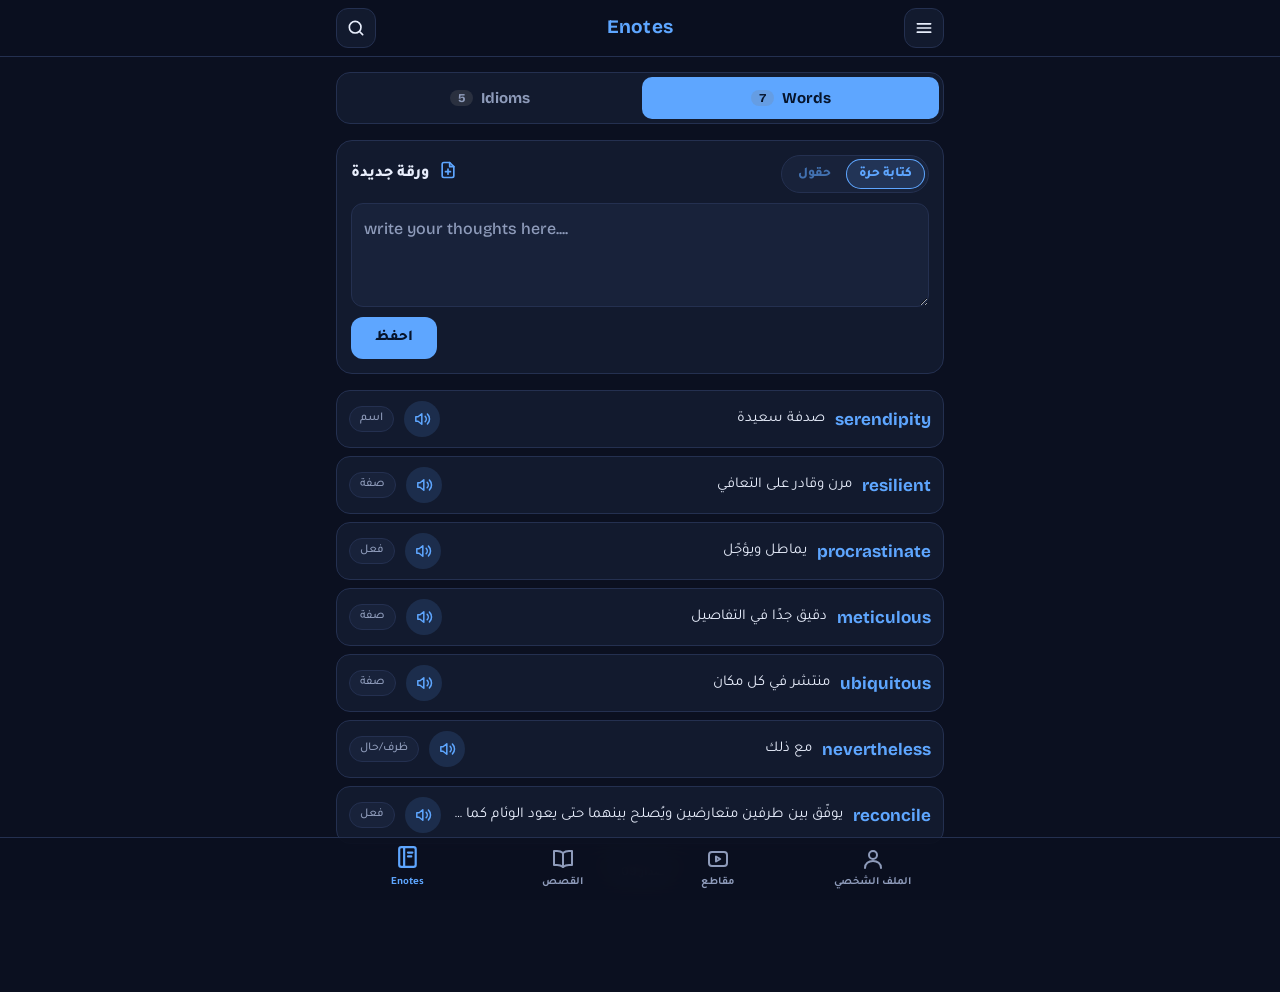
<file: index.html>
<!doctype html>
<html lang="ar">
<head>
<meta charset="utf-8">
<meta name="viewport" content="width=device-width,initial-scale=1,maximum-scale=1,user-scalable=no,viewport-fit=cover">
<meta name="theme-color" content="#0b1020">
<meta name="mobile-web-app-capable" content="yes">
<meta name="apple-mobile-web-app-capable" content="yes">
<meta name="apple-mobile-web-app-title" content="دفتر الكلمات">
<link rel="manifest" href="manifest.webmanifest">
<link rel="icon" href="icon.svg" type="image/svg+xml">
<link rel="icon" href="icon-192.png" sizes="192x192" type="image/png">
<link rel="apple-touch-icon" href="apple-touch-icon.png">
<style>:root{padding-top:env(safe-area-inset-top,0px);padding-bottom:env(safe-area-inset-bottom,0px)}body{margin:0}img{max-width:100%}[hidden]{display:none!important}</style>
<meta name="app-build" content="808bc5fd487d">
<title>دفتر الكلمات اليومي</title>
<link rel="stylesheet" href="https://fonts.googleapis.com/css2?family=Bricolage+Grotesque:wght@500;700;800&family=Tajawal:wght@400;500;700;800&family=Cairo:wght@400;500;700;800&family=Amiri:wght@400;700&display=swap">
<style>
/* Layout: fixed top bar (search / theme on the left, menu on the right), one 640px column: tabs, new-sheet card, saved list. Tools open as bottom sheets. */
@property --bg{syntax:'<color>';inherits:true;initial-value:#0b1020}
@property --bar{syntax:'<color>';inherits:true;initial-value:rgba(11,16,32,.84)}
@property --surface{syntax:'<color>';inherits:true;initial-value:#121a2e}
@property --surface-2{syntax:'<color>';inherits:true;initial-value:#18223a}
@property --line{syntax:'<color>';inherits:true;initial-value:#243050}
@property --fg{syntax:'<color>';inherits:true;initial-value:#e8eefc}
@property --muted{syntax:'<color>';inherits:true;initial-value:#8e9bba}
@property --accent{syntax:'<color>';inherits:true;initial-value:#5ea6ff}
@property --accent-ink{syntax:'<color>';inherits:true;initial-value:#06142b}
@property --accent-soft{syntax:'<color>';inherits:true;initial-value:rgba(94,166,255,.14)}
@property --good{syntax:'<color>';inherits:true;initial-value:#3ecf8e}
@property --good-bg{syntax:'<color>';inherits:true;initial-value:rgba(62,207,142,.14)}
@property --bad{syntax:'<color>';inherits:true;initial-value:#ff6b7a}
@property --bad-bg{syntax:'<color>';inherits:true;initial-value:rgba(255,107,122,.14)}
@property --overlay{syntax:'<color>';inherits:true;initial-value:rgba(4,8,18,.62)}
@property --mark-bg{syntax:'<color>';inherits:true;initial-value:#ffd93d}
@property --mark-fg{syntax:'<color>';inherits:true;initial-value:#1b1500}
:root{
  transition:--bg .6s cubic-bezier(.4,0,.2,1),
  --bar .6s cubic-bezier(.4,0,.2,1),
  --surface .6s cubic-bezier(.4,0,.2,1),
  --surface-2 .6s cubic-bezier(.4,0,.2,1),
  --line .6s cubic-bezier(.4,0,.2,1),
  --fg .6s cubic-bezier(.4,0,.2,1),
  --muted .6s cubic-bezier(.4,0,.2,1),
  --accent .6s cubic-bezier(.4,0,.2,1),
  --accent-ink .6s cubic-bezier(.4,0,.2,1),
  --accent-soft .6s cubic-bezier(.4,0,.2,1),
  --good .6s cubic-bezier(.4,0,.2,1),
  --good-bg .6s cubic-bezier(.4,0,.2,1),
  --bad .6s cubic-bezier(.4,0,.2,1),
  --bad-bg .6s cubic-bezier(.4,0,.2,1),
  --overlay .6s cubic-bezier(.4,0,.2,1),
  --mark-bg .6s cubic-bezier(.4,0,.2,1),
  --mark-fg .6s cubic-bezier(.4,0,.2,1);
  --bg:#0b1020;
  --bar:rgba(11,16,32,.84);
  --surface:#121a2e;
  --surface-2:#18223a;
  --line:#243050;
  --fg:#e8eefc;
  --muted:#8e9bba;
  --accent:#5ea6ff;
  --accent-ink:#06142b;
  --accent-soft:rgba(94,166,255,.14);
  --good:#3ecf8e;
  --good-bg:rgba(62,207,142,.14);
  --bad:#ff6b7a;
  --bad-bg:rgba(255,107,122,.14);
  --overlay:rgba(4,8,18,.62);
  --mark-bg:#ffd93d;
  --mark-fg:#1b1500;
  --shadow:0 14px 34px rgba(0,0,0,.5);
  --font-ui:'Tajawal','Bricolage Grotesque',system-ui,sans-serif;
  --font-en:'Bricolage Grotesque','Tajawal',system-ui,sans-serif;
  color-scheme:dark;
}
:root[data-theme="light"]{
  --bg:#eff3fb;
  --bar:rgba(239,243,251,.88);
  --surface:#ffffff;
  --surface-2:#f2f5fc;
  --line:#d8e0f1;
  --fg:#0e1a33;
  --muted:#5b6988;
  --accent:#1c6ee0;
  --accent-ink:#ffffff;
  --accent-soft:rgba(28,110,224,.1);
  --good:#12805a;
  --good-bg:rgba(18,128,90,.12);
  --bad:#c9304a;
  --bad-bg:rgba(201,48,74,.1);
  --overlay:rgba(14,26,51,.38);
  --shadow:0 14px 32px rgba(20,40,90,.16);
  color-scheme:light;
}
html.thm *,html.thm *::before,html.thm *::after{transition:none!important}
:root[data-theme="purple"]{
  --bg:#120b22;
  --bar:rgba(18,11,34,.84);
  --surface:#1b1233;
  --surface-2:#241a42;
  --line:#382a63;
  --fg:#f0eaff;
  --muted:#a898cf;
  --accent:#a78bfa;
  --accent-ink:#1a0b3a;
  --accent-soft:rgba(167,139,250,.16);
  --overlay:rgba(8,4,18,.64);
  --shadow:0 14px 34px rgba(5,0,20,.55);
  --good:#3ecf8e;
  --good-bg:rgba(62,207,142,.14);
  --bad:#ff6b7a;
  --bad-bg:rgba(255,107,122,.14);
  --mark-bg:#ffd93d;
  --mark-fg:#1b1500;
  color-scheme:dark;
}
:root[data-theme="forest"]{
  --bg:#08140f;
  --bar:rgba(8,20,15,.84);
  --surface:#0f2119;
  --surface-2:#152b21;
  --line:#1f3d2f;
  --fg:#e6f5ec;
  --muted:#8fb3a0;
  --accent:#34d399;
  --accent-ink:#04210f;
  --accent-soft:rgba(52,211,153,.15);
  --overlay:rgba(2,10,6,.64);
  --shadow:0 14px 34px rgba(0,10,5,.55);
  --good:#3ecf8e;
  --good-bg:rgba(62,207,142,.14);
  --bad:#ff6b7a;
  --bad-bg:rgba(255,107,122,.14);
  --mark-bg:#ffd93d;
  --mark-fg:#1b1500;
  color-scheme:dark;
}
:root[data-theme="ocean"]{
  --bg:#07161c;
  --bar:rgba(7,22,28,.84);
  --surface:#0d2630;
  --surface-2:#12303c;
  --line:#1c4655;
  --fg:#e4f6fb;
  --muted:#8bb4c2;
  --accent:#22d3ee;
  --accent-ink:#032630;
  --accent-soft:rgba(34,211,238,.15);
  --overlay:rgba(2,12,16,.64);
  --shadow:0 14px 34px rgba(0,12,18,.55);
  --good:#3ecf8e;
  --good-bg:rgba(62,207,142,.14);
  --bad:#ff6b7a;
  --bad-bg:rgba(255,107,122,.14);
  --mark-bg:#ffd93d;
  --mark-fg:#1b1500;
  color-scheme:dark;
}
:root[data-theme="sand"]{
  --bg:#faf3e8;
  --bar:rgba(250,243,232,.9);
  --surface:#fffaf2;
  --surface-2:#f5ebdc;
  --line:#e6d6bc;
  --fg:#2b2116;
  --muted:#7d6b53;
  --accent:#c2410c;
  --accent-ink:#ffffff;
  --accent-soft:rgba(194,65,12,.1);
  --good:#15803d;
  --good-bg:rgba(21,128,61,.12);
  --bad:#c9304a;
  --bad-bg:rgba(201,48,74,.1);
  --overlay:rgba(43,33,22,.38);
  --mark-bg:#ffd93d;
  --mark-fg:#1b1500;
  --shadow:0 14px 32px rgba(90,60,20,.18);
  color-scheme:light;
}
*{box-sizing:border-box}
body{background:var(--bg);color:var(--fg);font:400 15px/1.6 var(--font-ui);-webkit-tap-highlight-color:transparent;}
button{font:inherit;color:inherit;cursor:pointer;border:0;background:none;padding:0}
button:focus-visible,.row:focus-visible,textarea:focus-visible,select:focus-visible{outline:2px solid var(--accent);outline-offset:2px}
h2{margin:0}

/* press animation */
@keyframes press{0%{transform:scale(1)}40%{transform:scale(.9)}100%{transform:scale(1)}}
.tap{animation:press .2s ease-out}

/* top bar */
.bar{position:fixed;top:0;left:0;right:0;z-index:30;padding-top:env(safe-area-inset-top,0px);background:var(--bar);-webkit-backdrop-filter:blur(14px);backdrop-filter:blur(14px);border-bottom:1px solid var(--line)}
.bar-in{position:relative;height:56px;max-width:640px;margin:0 auto;padding-inline:16px;display:flex;align-items:center}
.left{position:relative;z-index:1;flex:1;min-width:0;display:flex;align-items:center}
.ibtn{flex:none;width:40px;height:40px;border-radius:12px;background:var(--surface);border:1px solid var(--line);display:grid;place-items:center;font-size:18px;line-height:1;overflow:hidden;transition:background .2s,border-color .2s,width .3s cubic-bezier(.2,.8,.2,1),opacity .2s,margin .3s}
.ibtn:hover{border-color:var(--accent)}
.ibtn svg,.snd svg{display:block;width:20px;height:20px;fill:none;stroke:currentColor;stroke-width:2;stroke-linecap:round;stroke-linejoin:round}
.snd{color:var(--accent)}
.snd svg{width:18px;height:18px}
#btnSearch{margin-right:8px}
.bar.searching #btnSearch{background:var(--accent-soft);border-color:var(--accent)}
.bar.searching #btnTheme{width:0;opacity:0;border-width:0;pointer-events:none}
.sfield{flex:0 0 0;min-width:0;opacity:0;overflow:hidden;display:flex;align-items:center;gap:8px;pointer-events:none;transition:flex-grow .32s cubic-bezier(.2,.8,.2,1),opacity .22s}
.bar.searching .sfield{flex:1 1 0;opacity:1;pointer-events:auto}
.pill{flex:1;min-width:0;height:40px;padding-inline:12px;border-radius:12px;background:var(--surface);border:1px solid var(--line);display:flex;align-items:center;gap:8px;transition:border-color .2s}
.pill:focus-within{border-color:var(--accent)}
.pill input{flex:1;min-width:0;background:transparent;border:0;outline:0;color:var(--fg);font:500 16px var(--font-ui)}
.pill input::placeholder{color:var(--muted)}
.title{position:absolute;left:0;right:0;text-align:center;pointer-events:none;font-weight:800;font-size:17px;letter-spacing:.2px;transition:opacity .2s}
.title b{color:var(--accent);font-family:var(--font-en);font-size:19px}
.bar.searching .title{opacity:0}
.menu-anchor{position:relative;z-index:2;flex:none;margin-left:8px}
#btnMenu{font-size:20px}
.menu{position:absolute;top:calc(100% + 10px);right:0;width:min(268px,calc(100vw - 32px));direction:rtl;background:var(--surface);border:1px solid var(--line);border-radius:16px;padding:6px;box-shadow:var(--shadow);transform-origin:calc(100% - 20px) 0;opacity:0;visibility:hidden;transform:translateY(-12px) scale(.94);transition:opacity .2s ease,transform .28s cubic-bezier(.2,.9,.25,1.08),visibility 0s .28s}
.menu.open{opacity:1;visibility:visible;transform:none;transition-delay:0s}
.menu::before{content:'';position:absolute;top:-6px;right:14px;width:11px;height:11px;background:var(--surface);border-left:1px solid var(--line);border-top:1px solid var(--line);transform:rotate(45deg)}
@keyframes rise{from{opacity:0;transform:translateY(-6px)}to{opacity:1;transform:none}}
.menu.open .mitem{animation:rise .3s both}
.menu.open .mitem:nth-child(1){animation-delay:.04s}
.menu.open .mitem:nth-child(2){animation-delay:.08s}
.menu.open .mitem:nth-child(3){animation-delay:.12s}
.menu.open .mitem:nth-child(4){animation-delay:.16s}
.mitem{position:relative;display:flex;align-items:center;gap:12px;width:100%;padding:12px;border-radius:11px;text-align:start;font-weight:500;font-size:15px;transition:background .15s}
.mitem:hover,.mitem:focus-visible{background:var(--surface-2)}
.mitem .e{width:26px;display:grid;place-items:center;color:var(--accent)}
.mitem .e svg{width:22px;height:22px;fill:none;stroke:currentColor;stroke-width:2;stroke-linecap:round;stroke-linejoin:round}

/* page */
.wrap{max-width:640px;margin:0 auto;padding:72px 16px 48px;display:flex;flex-direction:column;gap:16px}
.tabs{display:grid;grid-template-columns:1fr 1fr;gap:4px;padding:4px;background:var(--surface);border:1px solid var(--line);border-radius:14px}
.tab{height:42px;border-radius:10px;font-weight:700;color:var(--muted);display:flex;align-items:center;justify-content:center;gap:8px;transition:background .2s,color .2s}
.tab[aria-selected="true"]{background:var(--accent);color:var(--accent-ink)}
.tab .lat{font-family:var(--font-en)}
.tab .n{font:700 12px var(--font-en);padding:1px 8px;border-radius:99px;background:rgba(127,127,127,.22);font-variant-numeric:tabular-nums}
.card{background:var(--surface);border:1px solid var(--line);border-radius:16px;padding:14px}
.card h2{font-size:16px;font-weight:800}
.chead{display:flex;align-items:center;justify-content:space-between;gap:10px;margin-bottom:10px}
.mini{display:flex;gap:2px;padding:3px;background:var(--surface-2);border:1px solid var(--line);border-radius:99px}
.mini button{height:30px;padding:0 13px;display:inline-flex;align-items:center;justify-content:center;line-height:1;border-radius:99px;font-size:13.5px;font-weight:800;color:var(--accent);opacity:.6;transition:background .2s,opacity .2s,transform .12s}
.mini button>span{display:block;transform:translateY(1px)}
.mini button:active{transform:scale(.94)}
.mini button[aria-selected="true"]{background:var(--accent-soft);box-shadow:inset 0 0 0 1px var(--accent);opacity:1}
textarea{display:block;width:100%;min-height:104px;resize:vertical;background:var(--surface-2);border:1px solid var(--line);border-radius:12px;padding:12px;color:var(--fg);font:500 16px/1.6 var(--font-en)}
textarea{unicode-bidi:plaintext}
textarea::placeholder{color:var(--muted)}
.ff{display:flex;flex-direction:column;gap:12px}
.ff label{display:block;font-size:12px;color:var(--muted);margin-bottom:4px}
.ff input{display:block;width:100%;height:46px;background:var(--surface-2);border:1px solid var(--line);border-radius:12px;padding:0 12px;color:var(--fg);font:500 16px/1.4 var(--font-ui)}
.ff input::placeholder{color:var(--muted)}
.ff input:focus-visible{outline:2px solid var(--accent);outline-offset:2px}
.ff textarea{min-height:76px}
.propl{display:flex;align-items:center;gap:12px;width:100%;text-align:start;padding:14px;border-radius:16px;background:var(--surface-2);border:1px dashed var(--line);color:var(--muted);opacity:.75;cursor:not-allowed;margin-top:4px}
.propl .pi{flex:none;width:40px;height:40px;border-radius:12px;display:grid;place-items:center;background:var(--accent-soft);color:var(--accent)}
.propl .pi svg{width:22px;height:22px;fill:none;stroke:currentColor;stroke-width:2;stroke-linecap:round;stroke-linejoin:round}
.propl .pb{flex:1;min-width:0;display:flex;flex-direction:column;gap:2px}.propl .pb b{font-size:15px;color:var(--fg)}.propl .pb small{font-size:12.5px;line-height:1.6}
.propl .pc{flex:none;font-size:12px;font-weight:800;padding:4px 10px;border-radius:99px;border:1px solid var(--line)}
.ver{text-align:center;font:600 12px var(--font-en);color:var(--muted);direction:ltr;padding:4px 0 0;opacity:.8}
.foot{display:flex;align-items:center;gap:12px;margin-top:10px}
.hint{flex:1;min-width:0;font-size:12px;line-height:1.5;color:var(--muted)}
.hint.err{color:var(--bad)}
.hint code{font-family:var(--font-en);direction:ltr;unicode-bidi:isolate;color:var(--fg)}
.save{flex:none;height:42px;padding-inline:24px;border-radius:12px;background:var(--accent);color:var(--accent-ink);font-weight:800}

/* list */
#list{list-style:none;margin:0;padding:0;display:flex;flex-direction:column;gap:8px}
.item{background:var(--surface);border:1px solid var(--line);border-radius:14px;overflow:hidden;transition:border-color .2s}
.item.open{border-color:var(--accent)}
.row{display:flex;align-items:center;gap:10px;padding:10px 12px;cursor:pointer;min-height:56px}
.en{flex:0 1 auto;min-width:0;max-width:46%;direction:ltr;unicode-bidi:isolate;font:700 17px var(--font-en);color:var(--accent);overflow:hidden;text-overflow:ellipsis;white-space:nowrap}
.ar{flex:1 1 0;min-width:0;overflow:hidden;text-overflow:ellipsis;white-space:nowrap}
.snd{flex:none;width:36px;height:36px;border-radius:50%;background:var(--accent-soft);display:grid;place-items:center;font-size:16px}
.cat{flex:none;max-width:76px;overflow:hidden;text-overflow:ellipsis;white-space:nowrap;font-size:12px;font-weight:500;color:var(--muted);background:var(--surface-2);border:1px solid var(--line);padding:2px 10px;border-radius:99px}
.detail{display:grid;grid-template-rows:0fr;transition:grid-template-rows .3s ease}
.item.open .detail{grid-template-rows:1fr}
.detail-in{overflow:hidden;min-height:0}
.detail-pad{display:flex;flex-direction:column;gap:12px;padding:12px 14px 14px;border-top:1px solid var(--line)}
.d-top{display:flex;align-items:center;justify-content:space-between;gap:10px;flex-wrap:wrap}
.d-word{direction:ltr;unicode-bidi:isolate;font:800 24px/1.2 var(--font-en);color:var(--accent);overflow-wrap:anywhere;min-width:0}
.d-play{display:flex;gap:8px;flex-wrap:wrap}
.pbtn{height:36px;padding-inline:12px;border-radius:10px;background:var(--surface-2);border:1px solid var(--line);font-size:13px;font-weight:700}
.lbl{font-size:12px;color:var(--muted);margin-bottom:2px}
.val{overflow-wrap:anywhere}
.val.note{padding:10px 12px;background:var(--surface-2);border-radius:10px;font-family:var(--font-en)}
.nl{white-space:pre-wrap;overflow-wrap:anywhere;text-align:start;line-height:1.8}
.nl.nsp{height:.6em;background:none;border:0;padding:0;margin:0;border-radius:0}
.val.ph{direction:ltr;unicode-bidi:isolate;text-align:right;font-family:var(--font-en)}
.val.none{color:var(--muted)}
.nedit{display:flex;flex-direction:column;gap:8px}
.ne-ph,.ne-in{width:100%;height:42px;padding-inline:12px;border-radius:12px;background:var(--surface-2);border:1px solid var(--line);color:var(--fg);font:500 16px var(--font-en)}
.ne-ph::placeholder,.ne-in::placeholder{color:var(--muted)}
.ne-ph:focus-visible,.ne-in:focus-visible{outline:2px solid var(--accent);outline-offset:2px}
.save.sm{height:38px;padding-inline:16px}
.menu.open .mitem:nth-child(5){animation-delay:.2s}
.menu.open .mitem:nth-child(6){animation-delay:.24s}
.menu.open .mitem:nth-child(7){animation-delay:.28s}
.menu.open .mitem:nth-child(8){animation-delay:.32s}
.menu.open .mitem:nth-child(9){animation-delay:.36s}
.menu.open .mitem:nth-child(10){animation-delay:.4s}
.menu.open .mitem:nth-child(11){animation-delay:.44s}
.menu.open .mitem:nth-child(12){animation-delay:.48s}
.gbtn{display:flex;align-items:center;justify-content:center;gap:10px;background:#ffffff;color:#1f1f1f;border:1px solid #dadce0}
.gbtn svg{width:20px;height:20px;flex:none}
html,body{touch-action:pan-x pan-y;-webkit-text-size-adjust:100%}
html{overscroll-behavior:none}
.meta{display:flex;flex-wrap:wrap;gap:6px 16px;font-size:12px;color:var(--muted)}
.exnote{font-size:12px;color:var(--muted)}
.mbadge{margin-inline-start:auto;min-width:22px;height:22px;padding:0 7px;border-radius:99px;background:var(--accent);color:var(--accent-ink);font:800 12px/22px var(--font-en);text-align:center}
.mbadge[hidden]{display:none}
.srt{font-weight:800;font-size:18px;text-align:center}
.srcard{display:flex;flex-direction:column;align-items:center;gap:10px;text-align:center;padding:22px 14px}
.srw{font:800 34px/1.2 var(--font-en);color:var(--accent);overflow-wrap:anywhere}
.srp{font:500 15px var(--font-en);color:var(--muted)}
.sra{font:800 24px/1.5 var(--font-ui)}
.srcard hr{align-self:stretch;border:0;border-top:1px solid var(--line);margin:4px 0}
.srbtns{display:grid;grid-template-columns:1fr 1fr;gap:10px}
.srbtns .sbtn{height:50px;justify-content:center;font-size:15px}
.srbtns .sbtn.good{background:var(--good-bg);border-color:var(--good);color:var(--good)}
/* bottom tab bar */
.wrap[hidden],.tabbar[hidden]{display:none!important}
.tabbar{position:fixed;left:0;right:0;bottom:0;z-index:30;padding-bottom:env(safe-area-inset-bottom,0px);background:var(--bar);-webkit-backdrop-filter:blur(14px);backdrop-filter:blur(14px);border-top:1px solid var(--line);transition:transform .42s cubic-bezier(.2,.8,.2,1),opacity .3s}
.tabbar.hide{transform:translateY(calc(100% + 34px));opacity:0;pointer-events:none}
.tb-in{max-width:640px;margin:0 auto;height:62px;display:grid;grid-template-columns:1fr 1fr 1fr 1fr;align-items:center;padding-inline:10px}
.tb{display:flex;flex-direction:column;align-items:center;justify-content:center;gap:3px;height:100%;color:var(--muted);font-size:11px;font-weight:700;transition:color .2s}
.tb svg{width:24px;height:24px;fill:none;stroke:currentColor;stroke-width:2;stroke-linecap:round;stroke-linejoin:round;transition:transform .25s cubic-bezier(.2,.8,.2,1)}
.tb[aria-current="page"]{color:var(--accent)}
.tb[aria-current="page"] svg{transform:translateY(-2px) scale(1.1)}
.wrap{padding-bottom:calc(112px + env(safe-area-inset-bottom,0px))}
.toast{bottom:calc(92px + env(safe-area-inset-bottom,0px))!important}
#app[dir="ltr"] .menu{direction:ltr}
.pgin{animation:paneIn .35s ease both}
/* profile */
.phero{display:flex;align-items:center;gap:14px;background:var(--surface);border:1px solid var(--line);border-radius:18px;padding:16px}
.pav{flex:none;width:58px;height:58px;border-radius:50%;display:grid;place-items:center;background:var(--accent-soft);color:var(--accent);border:1.5px solid var(--accent)}
.pav{position:relative;overflow:visible}
.pav>svg{width:28px;height:28px;fill:none;stroke:currentColor;stroke-width:2;stroke-linecap:round;stroke-linejoin:round}
.pav>svg[viewBox="0 0 96 96"]{width:100%;height:100%;fill:initial;stroke:none;border-radius:50%}
.pav>img{width:100%;height:100%;object-fit:cover;border-radius:50%}
.pedit{position:absolute;right:-2px;bottom:-2px;width:22px;height:22px;border-radius:50%;background:var(--accent);color:var(--accent-ink);display:grid;place-items:center;border:2px solid var(--surface)}
.pedit svg{width:12px;height:12px;fill:none;stroke:currentColor;stroke-width:2.4;stroke-linecap:round;stroke-linejoin:round}
.avbig{width:112px;height:112px;margin:0 auto}
.avbig>svg:not([viewBox="0 0 96 96"]){width:52px;height:52px}
.avgrid{display:grid;grid-template-columns:repeat(4,1fr);gap:10px}
.avp{aspect-ratio:1;border-radius:50%;border:2px solid var(--line);padding:0;overflow:hidden;background:var(--surface);transition:transform .2s,border-color .2s}
.avp svg{display:block;width:100%;height:100%}
.avp[aria-pressed="true"]{border-color:var(--accent);box-shadow:0 0 0 3px var(--accent-soft)}
.avp:active{transform:scale(.92)}
.pwho{flex:1;min-width:0}
.pname{font-weight:800;font-size:17px;overflow-wrap:anywhere}
.psub{font-size:12px;color:var(--muted);overflow-wrap:anywhere}
.plv{flex:none;text-align:center;background:var(--accent);color:var(--accent-ink);border-radius:14px;padding:7px 12px;min-width:62px}
.plv b{display:block;font:800 22px/1 var(--font-en)}
.plv span{font-size:10px;font-weight:700}
.pxp{background:var(--surface);border:1px solid var(--line);border-radius:16px;padding:14px;display:flex;flex-direction:column;gap:9px}
.pxh{display:flex;align-items:center;justify-content:space-between;gap:8px;font-weight:800}
.pxh .t{display:flex;align-items:center;gap:8px}
.pxh .t svg{width:20px;height:20px;fill:#ffb020;stroke:#ffb020;stroke-width:1.5;stroke-linejoin:round}
.xn{font:800 15px var(--font-en);color:var(--accent);direction:ltr}
.xbar{height:10px;border-radius:99px;background:var(--surface-2);overflow:hidden;border:1px solid var(--line)}
.xbar i{display:block;height:100%;border-radius:99px;background:linear-gradient(90deg,var(--accent),#8b7bff)}
.pgin .xbar i{animation:xfill 1s cubic-bezier(.2,.8,.2,1)}
@keyframes xfill{from{width:0!important}}
.pic{width:34px;height:34px;border-radius:11px;display:grid;place-items:center;background:var(--accent-soft);color:var(--accent);flex:none}
.pic svg{width:19px;height:19px;fill:none;stroke:currentColor;stroke-width:2;stroke-linecap:round;stroke-linejoin:round}
.pbd{display:flex;flex-direction:column;gap:16px}
.psec{background:var(--surface);border:1px solid var(--line);border-radius:16px;overflow:hidden}
.phd{width:100%;display:flex;align-items:center;gap:12px;padding:12px 14px;font-weight:800;font-size:15px;text-align:start}
.phd .pt{flex:1}
.chev{width:20px;height:20px;flex:none;fill:none;stroke:var(--muted);stroke-width:2;stroke-linecap:round;stroke-linejoin:round;transition:transform .3s}
.psec.open .chev{transform:rotate(180deg)}
.pcol{display:grid;grid-template-rows:0fr;transition:grid-template-rows .35s cubic-bezier(.2,.8,.2,1)}
.psec.open .pcol{grid-template-rows:1fr}
.pcol>.pbd{min-height:0;overflow:hidden;visibility:hidden;padding:0 14px;transition:visibility .35s,padding .35s}
.psec.open .pcol>.pbd{visibility:visible;padding:4px 14px 16px}

.del{align-self:flex-start;height:36px;padding-inline:14px;border-radius:10px;border:1px solid var(--line);color:var(--bad);font-size:13px;font-weight:700}
.empty{padding:28px 16px;text-align:center;color:var(--muted);background:var(--surface);border:1px dashed var(--line);border-radius:14px}

.catedit{display:flex;flex-direction:column;align-items:flex-start}
.catopts{display:flex;flex-wrap:wrap;gap:6px}
.copt{height:34px;padding-inline:14px;border-radius:99px;border:1px solid var(--line);background:var(--surface-2);font-size:13px;font-weight:700}
.copt[aria-pressed="true"]{border-color:var(--accent);background:var(--accent-soft);color:var(--accent)}
.m-cat{color:var(--fg);font-weight:700}

#btnSearch svg{grid-area:1/1;transition:transform .32s cubic-bezier(.2,.8,.2,1),opacity .2s}
#btnSearch .i-x{opacity:0;transform:rotate(-90deg) scale(.5)}
.bar.searching #btnSearch .i-search{opacity:0;transform:rotate(90deg) scale(.5)}
.bar.searching #btnSearch .i-x{opacity:1;transform:none}
mark{background:var(--mark-bg);color:var(--mark-fg);border-radius:3px;padding:0 1px}
.acts{display:flex;flex-wrap:wrap;gap:8px}

/* flashcards */
.fc-meta{display:flex;align-items:center;justify-content:space-between;gap:10px;font-size:13px;color:var(--muted)}
.fc-scene{perspective:1100px}
.fc-scene.slide{animation:fcin .28s ease-out}
@keyframes fcin{from{opacity:0;transform:translateX(var(--dx,0))}to{opacity:1;transform:none}}
.fc-card{position:relative;height:280px;cursor:pointer;transform-style:preserve-3d;transition:transform .65s cubic-bezier(.3,.8,.2,1)}
.fc-card.noanim{transition:none}
.fc-scene.flipped .fc-card{transform:rotateY(180deg)}
.fc-face{position:absolute;inset:0;display:flex;flex-direction:column;padding:18px;overflow:auto;background:var(--surface);border:1px solid var(--line);border-radius:20px;box-shadow:var(--shadow);backface-visibility:hidden;-webkit-backface-visibility:hidden}
.fc-back{transform:rotateY(180deg);border-color:var(--accent)}
.fc-c{margin-block:auto;display:flex;flex-direction:column;align-items:center;gap:12px;text-align:center;min-width:0;width:100%}
.fc-word{direction:ltr;unicode-bidi:isolate;font:800 34px/1.2 var(--font-en);color:var(--accent);overflow-wrap:anywhere}
.fc-sm{direction:ltr;unicode-bidi:isolate;font:700 15px var(--font-en);color:var(--accent);overflow-wrap:anywhere}
.fc-ar{font-size:26px;font-weight:800;line-height:1.4;overflow-wrap:anywhere}
.fc-tip{font-size:12px;color:var(--muted)}
.fc-info{display:flex;flex-direction:column;align-items:center;gap:10px;width:100%}
.fc-info .val.note{width:100%;text-align:start}
.fc-snd{position:absolute;top:10px;left:10px;width:36px;height:36px;border-radius:50%}
.fc-ctl{display:flex;gap:8px}
.fbtn{flex:none;height:40px;padding-inline:14px;border-radius:12px;border:1px solid var(--line);background:var(--surface);font-size:13px;font-weight:700;display:inline-flex;align-items:center;justify-content:center;gap:6px}
.fbtn svg{width:16px;height:16px;fill:none;stroke:currentColor;stroke-width:2.2;stroke-linecap:round;stroke-linejoin:round}
.fbtn.main{flex:1;min-width:0;background:var(--accent-soft);border-color:var(--accent);color:var(--accent)}
.fbtn:disabled{opacity:.4;cursor:default}

/* sheets */
.scrim{position:fixed;inset:0;z-index:40;background:var(--overlay);opacity:0;transition:opacity .25s}
.scrim.open{opacity:1}
.sheet{position:fixed;z-index:41;left:50%;bottom:0;width:min(640px,100%);max-height:88vh;display:flex;flex-direction:column;background:var(--bg);border:1px solid var(--line);border-bottom:0;border-radius:22px 22px 0 0;padding-bottom:env(safe-area-inset-bottom,0px);transform:translate(-50%,102%);transition:transform .34s cubic-bezier(.2,.85,.25,1)}
.sheet.open{transform:translate(-50%,0)}
.sheet-head{display:flex;align-items:center;justify-content:space-between;gap:12px;padding:14px 16px;border-bottom:1px solid var(--line)}
.sheet-head h2{font-size:18px;font-weight:800}
.sheet-body{overflow:auto;padding:16px;display:flex;flex-direction:column;gap:16px}
@keyframes liIn{from{opacity:0;transform:translateY(8px)}to{opacity:1;transform:none}}
@keyframes paneIn{from{opacity:0;transform:translateY(5px)}to{opacity:1;transform:none}}
#list.enter .item{animation:liIn .38s cubic-bezier(.2,.8,.2,1) both}
#list.enter .item:nth-child(2){animation-delay:.04s}#list.enter .item:nth-child(3){animation-delay:.08s}#list.enter .item:nth-child(4){animation-delay:.12s}#list.enter .item:nth-child(5){animation-delay:.16s}#list.enter .item:nth-child(6){animation-delay:.2s}#list.enter .item:nth-child(n+7){animation-delay:.24s}
.pane-in{animation:paneIn .28s ease both}
.sheet-body.swap>*{animation:paneIn .3s ease both}
.wscene{perspective:1200px}
.wcard{display:grid;transform-style:preserve-3d;transition:transform .8s cubic-bezier(.3,.7,.2,1)}
.wscene.flipped .wcard{transform:rotateY(180deg)}
.wscene.nofx .wcard{transition:none}
.wface{grid-area:1/1;backface-visibility:hidden;-webkit-backface-visibility:hidden;border-radius:22px;padding:22px 18px;min-height:360px;display:flex;flex-direction:column;align-items:center;justify-content:center;gap:12px;text-align:center}
.wback{background:radial-gradient(circle at 30% 20%,rgba(94,166,255,.35),transparent 55%),linear-gradient(160deg,var(--surface-2),var(--surface));border:1px solid var(--accent);cursor:pointer;width:100%;color:var(--fg)}
.wback .gift{font-size:64px;line-height:1;animation:wfloat 2.6s ease-in-out infinite}
.wback h3{font-size:20px;font-weight:800}
.wback p{font-size:13.5px;color:var(--muted);line-height:1.7;max-width:260px}
.wback .go{margin-top:6px;padding:10px 26px;border-radius:99px;background:var(--accent);color:var(--accent-ink);font-weight:800}
@keyframes wfloat{0%,100%{transform:translateY(0)}50%{transform:translateY(-8px)}}
.wfront{transform:rotateY(180deg);background:var(--surface);border:1px solid var(--line);justify-content:flex-start;gap:10px}
.wfront .day{font-size:12px;font-weight:700;color:var(--accent);letter-spacing:.3px}
.wfront .big{font:800 38px/1.15 var(--font-en);color:var(--fg);direction:ltr;overflow-wrap:anywhere;margin-top:4px}
.wfront .sayb{width:48px;height:48px;border-radius:50%;background:var(--accent);color:var(--accent-ink);display:inline-flex;align-items:center;justify-content:center}
.wfront .sayb svg{width:22px;height:22px;stroke:currentColor;fill:none;stroke-width:2;stroke-linecap:round;stroke-linejoin:round}
.wfront .phs{font-family:var(--font-en);direction:ltr;color:var(--muted);font-size:15px}
.wfront hr{width:56px;border:0;height:3px;border-radius:3px;background:var(--accent-soft);margin:4px 0}
.wfront .arb{font-size:24px;font-weight:800;line-height:1.5}
.wfront .nt{font-size:13.5px;color:var(--muted);line-height:1.7;max-height:150px;overflow:auto;width:100%;text-align:start}
.wfront .chips2{display:flex;flex-wrap:wrap;gap:6px;justify-content:center;margin-top:auto}
.wfront .chips2 span{font-size:12px;padding:3px 12px;border-radius:99px;background:var(--surface-2);border:1px solid var(--line);color:var(--muted)}
.wfront .chips2 .old{color:#eab308;border-color:rgba(234,179,8,.4)}
.btn-main.nextb{position:sticky;bottom:calc(10px + env(safe-area-inset-bottom,0px));height:56px;font-size:17px;border-radius:16px;box-shadow:0 6px 22px rgba(0,0,0,.45);animation:paneIn .25s ease both;margin-top:4px}
.dict{display:flex;flex-direction:column;gap:8px}
.dict input{display:block;width:100%;height:50px;background:var(--surface-2);border:1px solid var(--line);border-radius:12px;padding:0 14px;color:var(--fg);font:600 18px var(--font-en);direction:ltr;text-align:center}
.dict input:focus-visible{outline:2px solid var(--accent);outline-offset:2px}
.dict input:disabled{opacity:.7}
.dres{min-height:22px;font-size:14px;line-height:1.7;text-align:center}
.dres.ok{color:var(--good)}.dres.bad{color:var(--bad)}.dres.warn{color:#eab308}
.dres mark.miss{background:#eab308;color:#1b1500;border-radius:4px;padding:0 3px}
.dres b{font-family:var(--font-en);direction:ltr;unicode-bidi:isolate}
.fc-word.arm{font:800 28px/1.4 var(--font-ui);color:var(--fg);direction:rtl}
.trow{display:flex;flex-direction:column;gap:6px}
.trw{display:flex;align-items:baseline;justify-content:space-between;gap:10px}
.trw b{font:800 17px var(--font-en);color:var(--accent);direction:ltr}
.trw span{color:var(--muted);font-size:14px;overflow:hidden;text-overflow:ellipsis;white-space:nowrap}
.streak{display:flex;align-items:center;gap:14px;background:linear-gradient(135deg,rgba(255,138,43,.16),rgba(255,138,43,.04));border:1px solid rgba(255,138,43,.35);border-radius:16px;padding:14px}
.streak .fire{font-size:40px;line-height:1;filter:drop-shadow(0 2px 8px rgba(255,120,30,.45))}
.streak .fire.off{filter:grayscale(1) opacity(.5);animation:none}
.streak .fire[data-act]{cursor:pointer;-webkit-user-select:none;user-select:none}
.streak .fire[data-act].rekindle{transform-origin:50% 90%;animation:fireRe .85s cubic-bezier(.2,1.2,.4,1) both}
@keyframes fireRe{0%{transform:scale(.55) rotate(-8deg);filter:brightness(1.9) drop-shadow(0 0 0 rgba(255,140,40,0))}45%{transform:scale(1.22) rotate(4deg);filter:brightness(1.35) drop-shadow(0 0 16px rgba(255,150,50,.9))}70%{transform:scale(.97) rotate(-2deg)}100%{transform:none;filter:drop-shadow(0 2px 8px rgba(255,120,30,.45))}}
.streak.ignite{animation:strkGlow 1.6s ease-out}
.streak.ignite .fire{transform-origin:50% 90%;animation:fireIn 1s cubic-bezier(.2,1.4,.4,1) both,fireFlick 1.1s ease-in-out 1s 2}
.streak.ignite .sn b{display:inline-block;animation:numPop .6s cubic-bezier(.2,1.5,.4,1) .45s both}
@keyframes fireIn{0%{transform:scale(0) translateY(14px) rotate(-14deg);opacity:0;filter:drop-shadow(0 0 0 rgba(255,120,30,0)) brightness(2)}55%{transform:scale(1.5) translateY(-4px) rotate(7deg);opacity:1;filter:drop-shadow(0 0 22px rgba(255,140,40,.95)) brightness(1.4)}100%{transform:none;opacity:1;filter:drop-shadow(0 2px 8px rgba(255,120,30,.45))}}
@keyframes fireFlick{0%,100%{transform:scale(1) rotate(0)}30%{transform:scale(1.08,1.14) rotate(-3deg)}65%{transform:scale(.97,1.05) rotate(3deg)}}
@keyframes numPop{0%{transform:scale(.4);opacity:0}100%{transform:scale(1);opacity:1}}
@keyframes strkGlow{0%{box-shadow:0 0 0 0 rgba(255,138,43,0)}35%{box-shadow:0 0 28px 2px rgba(255,138,43,.45)}100%{box-shadow:0 0 0 0 rgba(255,138,43,0)}}
.streak .sn b{font:800 30px/1 var(--font-en);color:#ff9a3c}
.streak .sn span{font-size:13px;color:var(--muted);margin-inline-start:6px}
.streak .sm{font-size:12px;color:var(--muted);margin-top:4px;line-height:1.5}
.sdots{display:flex;gap:5px;margin-top:8px}
.sdots i{width:20px;height:20px;border-radius:7px;background:var(--surface-2);border:1px solid var(--line);font:700 10px/18px var(--font-en);text-align:center;color:var(--muted);font-style:normal}
.sdots i.on{background:#ff9a3c;border-color:#ff9a3c;color:#2a1300}
.alertc{background:rgba(234,179,8,.1);border:1px solid rgba(234,179,8,.4);border-radius:16px;padding:14px;display:flex;flex-direction:column;gap:10px}
.alertc h4{font-size:15px;font-weight:800;margin:0}
.alertc p{font-size:13.5px;line-height:1.7;color:var(--fg);margin:0}
.stale{flex:none;font-size:11px;font-weight:700;color:#eab308;background:rgba(234,179,8,.12);border:1px solid rgba(234,179,8,.35);padding:1px 8px;border-radius:99px;white-space:nowrap}
.mbar{display:flex;height:12px;border-radius:99px;overflow:hidden;background:var(--surface-2)}
.mbar i{display:block;height:100%}
.lgd{display:flex;flex-wrap:wrap;gap:4px 10px;font-size:11.5px;color:var(--muted)}
.lgd span{display:inline-flex;align-items:center;gap:4px}
.lgd i{width:10px;height:10px;border-radius:50%;display:inline-block}
.mtabs{align-self:flex-start}
#gcv{display:block;width:100%;height:440px;touch-action:none;background:var(--surface);border:1px solid var(--line);border-radius:14px;cursor:grab}
.gstat{min-height:16px;font-size:12px;color:var(--muted)}
.le{display:inline-block;width:18px;height:0;border-top:2px solid var(--accent);vertical-align:middle;margin-inline-end:4px;text-decoration:none}
.le.s{border-top-style:dashed}.le.f{border-top:2px dashed #a78bfa}.le.a{border-top:2px dotted #22d3ee}.le.b{border-top:3px solid #fbbf24}
.gnb{display:flex;flex-wrap:wrap;align-items:center;gap:6px;margin-top:8px}
.gnb span{font-size:12px;color:var(--muted)}
.gnb .pbtn{height:30px;padding-inline:10px;display:inline-flex;align-items:center;gap:6px;font-family:var(--font-en);direction:ltr}
.gnb .pbtn i{width:9px;height:9px;border-radius:50%;display:inline-block}
.ginfo{min-height:44px;font-size:13.5px;line-height:1.7;color:var(--muted)}
.ginfo .g-en{font:800 16px var(--font-en);color:var(--accent);direction:ltr;display:inline-block}
.famsel{display:flex;gap:6px;flex-wrap:wrap;margin-bottom:8px}.famsel .pbtn{direction:ltr}.famsel .pbtn.on{background:var(--accent);color:var(--accent-ink);border-color:transparent}.famsel small{opacity:.7;margin-inline-start:3px}
.famwrap{background:radial-gradient(circle at 50% 50%,rgba(99,140,255,.14),transparent 70%),var(--surface-2);border:1px solid var(--line);border-radius:18px;padding:4px;margin-bottom:10px}
.famsvg{width:100%;height:auto;display:block;max-height:430px}
.fe{stroke:var(--accent);stroke-width:1.6;stroke-dasharray:5 6;opacity:.75;animation:fflow 1.4s linear infinite}
@keyframes fflow{to{stroke-dashoffset:-22}}
.fr{fill:none;stroke:var(--line);stroke-dasharray:2 7;opacity:.6}
.fglow{fill:var(--accent);opacity:.16;animation:fpulse 2.6s ease-in-out infinite;transform-origin:180px 180px}
@keyframes fpulse{50%{transform:scale(1.5);opacity:.04}}
.fn{cursor:pointer}.fn rect{fill:var(--surface);stroke:var(--line);stroke-width:1.2;transition:stroke .2s}
.fn text{fill:var(--fg);font:700 13px var(--font-en);direction:ltr}
.fn.sel rect{stroke:var(--accent);stroke-width:2.4}.fn:active rect{stroke:var(--accent)}
.fcmp{display:grid;grid-template-columns:1fr;gap:8px;margin-bottom:8px}.fcmp.two{grid-template-columns:1fr 1fr}
.fcol{background:var(--surface-2);border:1px solid var(--line);border-radius:14px;padding:10px;display:flex;flex-direction:column;gap:5px;min-width:0}
.fcw{font:800 17px var(--font-en);direction:ltr;text-align:start}.fcp{font:500 12px var(--font-en);color:var(--muted);direction:ltr}.fcm{font-weight:700}
.fcl{font-size:12px;color:var(--muted);display:flex;align-items:center;gap:6px}.fcl i{width:9px;height:9px;border-radius:50%}
.fcn{font-size:13px;overflow-wrap:anywhere}.fcn.dim{color:var(--muted)}.fcb{display:flex;gap:6px;flex-wrap:wrap}

.auBtn svg{width:15px;height:15px;fill:none;stroke:currentColor;stroke-width:2;stroke-linecap:round;stroke-linejoin:round;vertical-align:-3px;margin-inline-end:5px}
.auBtn.has{color:var(--accent);border-color:var(--accent);background:var(--accent-soft)}
.auhead{display:flex;align-items:baseline;gap:10px;flex-wrap:wrap}.auhead .en{font:800 22px var(--font-en)}.auhead .ar{color:var(--muted);font-weight:700}
.auopts{display:grid;grid-template-columns:1fr 1fr;gap:10px}
.auopt{display:flex;flex-direction:column;align-items:center;gap:6px;text-align:center;padding:16px 10px;border-radius:16px;background:var(--surface);border:1px solid var(--line);cursor:pointer;color:var(--fg);transition:transform .15s,border-color .2s}
.auopt:active{transform:scale(.97);border-color:var(--accent)}.auopt small{color:var(--muted);font-size:12px}
.aui{width:46px;height:46px;border-radius:50%;display:grid;place-items:center;background:var(--accent-soft)}.aui svg{width:24px;height:24px;fill:none;stroke:var(--accent);stroke-width:2;stroke-linecap:round;stroke-linejoin:round}
.aucard,.aurec,.autips{background:var(--surface);border:1px solid var(--line);border-radius:18px;padding:14px;display:flex;flex-direction:column;gap:10px}
.aucard.draft{border-color:var(--accent)}.aut{font-weight:800}
.aurow{display:flex;align-items:center;gap:12px}
.auplay{flex:none;width:48px;height:48px;border-radius:50%;background:var(--accent);display:grid;place-items:center}
.auplay svg{grid-area:1/1;width:22px;height:22px;fill:var(--accent-ink)}.auplay .ps{display:none}.auplay.on .ps{display:block}.auplay.on .pl{display:none}
.auwave{flex:1;min-width:0;width:100%;height:64px;display:block;cursor:pointer}
.auwave.live{cursor:default;height:80px}
.aumeta{display:flex;justify-content:space-between;color:var(--muted);font:600 12px var(--font-en);padding:0 4px}
.auchips{display:flex;gap:6px;flex-wrap:wrap}.auchips span{font-size:12px;color:var(--muted);background:var(--surface-2);border:1px solid var(--line);border-radius:99px;padding:3px 10px}
.aubtns{display:flex;gap:8px;flex-wrap:wrap}.aubtns .btn-main{flex:1}
.aurec{align-items:center;text-align:center}
.aumic{margin:14px 0 18px;position:relative;width:74px;height:74px;border-radius:50%;background:var(--bad);display:grid;place-items:center}
.aumic svg{width:32px;height:32px;fill:none;stroke:#fff;stroke-width:2;stroke-linecap:round;stroke-linejoin:round;position:relative}
.aumic i{position:absolute;inset:0;border-radius:50%;background:var(--bad);opacity:.5;animation:aupulse 1.8s ease-out infinite}.aumic i+i{animation-delay:.9s}
@keyframes aupulse{to{transform:scale(1.9);opacity:0}}
.autime{font:800 30px var(--font-en);letter-spacing:1px}.aulbl{color:var(--muted);font-size:13px}
.autips ol{margin:6px 0 4px;padding-inline-start:20px;color:var(--muted);font-size:13px;display:flex;flex-direction:column;gap:3px}
.thgrid{display:grid;grid-template-columns:repeat(3,1fr);gap:10px}
.thopt{display:flex;flex-direction:column;align-items:center;gap:7px;padding:10px 6px;border-radius:14px;background:var(--surface-2);border:2px solid var(--line);color:var(--fg);font-size:13px}
.thopt[aria-pressed="true"]{border-color:var(--accent);background:var(--accent-soft)}
.thsw{width:100%;height:44px;border-radius:10px;border:1px solid rgba(127,127,127,.35);display:flex;align-items:flex-end;gap:5px;padding:7px}
.thsw i{flex:1;height:10px;border-radius:5px}.thsw i+i{height:20px}
.edmod{position:fixed;inset:0;z-index:70;display:grid;place-items:center;padding:16px;background:var(--overlay);-webkit-backdrop-filter:blur(7px);backdrop-filter:blur(7px);opacity:0;transition:opacity .25s}
.edmod.open{opacity:1}
.edcard{width:min(520px,100%);max-height:92vh;overflow:auto;background:var(--surface);border:1px solid var(--line);border-radius:22px;padding:16px;display:flex;flex-direction:column;gap:8px;box-shadow:var(--shadow);transform:translateY(14px) scale(.96);transition:transform .3s cubic-bezier(.2,.8,.2,1)}
.edmod.open .edcard{transform:none}
.edh{display:flex;align-items:center;justify-content:space-between;font-size:17px;margin-bottom:2px}
.edx svg{width:20px;height:20px}
.edl{display:flex;align-items:center;gap:8px;font-size:13px;font-weight:700;color:var(--muted);margin-top:4px}
.edl i{width:20px;height:20px;border-radius:50%;background:var(--accent-soft);color:var(--accent);display:grid;place-items:center;font:800 11px var(--font-en);font-style:normal}
.edcard textarea{min-height:96px}
.fclr{margin-top:4px}
.btn-main.thick.xl{height:68px;border-radius:18px;font-size:20px;font-weight:800;letter-spacing:.3px;border:3px solid var(--accent-soft);background-clip:padding-box;box-shadow:0 8px 24px rgba(0,0,0,.35),inset 0 -4px 0 rgba(0,0,0,.18)}
.btn-main.thick.xl:active{transform:translateY(2px);box-shadow:0 3px 10px rgba(0,0,0,.3),inset 0 -2px 0 rgba(0,0,0,.18)}
.btn-main.thick.xl:disabled{opacity:.6}
.btn-main.thick{height:54px;border-radius:14px;font-size:17px;font-weight:800;letter-spacing:.2px;box-shadow:0 6px 18px rgba(0,0,0,.28)}
.thfont{display:flex;flex-direction:column;gap:8px}
.fopt{display:flex;align-items:center;justify-content:space-between;gap:10px;padding:12px 14px;border-radius:14px;background:var(--surface-2);border:2px solid var(--line);color:var(--fg);text-align:start}
.fopt[aria-pressed="true"]{border-color:var(--accent);background:var(--accent-soft)}
.fopt .fs{font-size:19px;font-weight:700}.fopt small{color:var(--muted);font-size:12px}
:root[data-font="cairo"]{--font-ui:'Cairo','Tajawal','Bricolage Grotesque',system-ui,sans-serif}
:root[data-font="amiri"]{--font-ui:'Amiri','Tajawal','Bricolage Grotesque',system-ui,serif}
:root[data-font="amiri"] body{font-size:16.5px}
.stcard{display:block;width:100%;text-align:start;background:var(--surface);border:1px solid var(--line);border-radius:16px;padding:14px;margin-top:10px;color:var(--fg);transition:transform .15s,border-color .2s}
.stcard:active{transform:scale(.985);border-color:var(--accent)}
.sth{display:flex;align-items:center;justify-content:space-between;gap:8px}.sth b{font:800 17px var(--font-en);direction:ltr}
.stk{font-size:11px;font-weight:800;color:var(--accent);background:var(--accent-soft);border-radius:99px;padding:2px 9px;white-space:nowrap}.stk.ok{color:var(--good);background:var(--good-bg)}
.sta{color:var(--muted);font-weight:700;margin-top:2px}.stm{display:flex;gap:12px;flex-wrap:wrap;font-size:12px;color:var(--muted);margin-top:8px}
.stbar{height:5px;border-radius:5px;background:var(--surface-2);margin-top:8px;overflow:hidden}.stbar i{display:block;height:100%;background:var(--accent);border-radius:5px}
.stnav{display:flex;gap:8px;flex-wrap:wrap}.stnav .pbtn svg{width:15px;height:15px;vertical-align:-3px}
.sttl{display:flex;flex-direction:column;gap:2px;margin:6px 0 2px}.sttl b{font:800 24px var(--font-en);direction:ltr}.sttl span{color:var(--muted);font-weight:700}
.sp{background:var(--surface);border:1px solid var(--line);border-radius:16px;padding:14px;margin-top:10px;display:flex;flex-direction:column;gap:10px}
.spen{font:500 18px/2 var(--font-en)}.spar{color:var(--muted);font-size:15px;line-height:1.9;padding-inline-start:10px;border-inline-start:3px solid var(--accent)}
.sw{cursor:pointer;border-radius:5px;padding:0 1px;-webkit-tap-highlight-color:transparent}.sw.kn{border-bottom:2px solid var(--kc,var(--accent))}.sw.on,.sw:active{background:var(--accent-soft);color:var(--accent)}
.spb{display:flex;gap:8px;flex-wrap:wrap}.spb .pbtn svg{width:15px;height:15px;vertical-align:-3px}
.stchips{display:flex;gap:6px;flex-wrap:wrap}.stchips .pbtn{direction:ltr}
.stq{display:flex;flex-direction:column;gap:6px;margin-top:8px}.stqt{font-weight:800;direction:ltr;text-align:start}
.swpop{position:sticky;bottom:6px;z-index:6;margin-top:14px;background:var(--surface);border:1px solid var(--accent);border-radius:18px;padding:12px;display:flex;flex-direction:column;gap:8px;box-shadow:var(--shadow);animation:paneIn .22s ease both}
.swpop[hidden]{display:none}
.swh{display:flex;align-items:center;gap:8px}.swh b{font:800 20px var(--font-en)}.swsp{flex:1}
.swm{font-size:17px;font-weight:700}.swm small{color:var(--muted);font-weight:500;font-size:12px}
.stadd{display:flex;align-items:center;gap:12px;width:100%;text-align:start;margin-top:10px;padding:14px;border-radius:16px;background:var(--accent-soft);border:2px dashed var(--accent);color:var(--fg)}
.stadd b{display:block;font-size:16px}.stadd small{color:var(--muted);font-size:12px}
.stwrap{position:relative}.stwrap .stcard{padding-inline-end:52px}
.stdel{position:absolute;top:0;bottom:0;margin-block:auto;transform:none;transition:background .2s,color .2s,border-color .2s;-webkit-tap-highlight-color:transparent;touch-action:manipulation;inset-inline-end:10px;width:36px;height:36px;border-radius:10px;display:grid;place-items:center;color:var(--muted);background:var(--surface-2);border:1px solid var(--line)}
@keyframes dpop{0%{transform:scale(1)}40%{transform:scale(1.14)}100%{transform:scale(1)}}
.stdel:active,.stdel:focus,.stdel:hover{transform:none}.stdel.sure{animation:dpop .28s ease-out}
.stdel svg{width:18px;height:18px}.stdel.sure{background:var(--bad-bg);color:var(--bad);border-color:var(--bad)}
.stbusy{display:flex;flex-direction:column;align-items:center;gap:12px;padding:30px 10px;text-align:center}
.stspin{width:46px;height:46px;border-radius:50%;border:4px solid var(--line);border-top-color:var(--accent);animation:stspin 1s linear infinite}
@keyframes stspin{to{transform:rotate(360deg)}}
.stpb{width:100%;height:8px;border-radius:8px;background:var(--surface-2);overflow:hidden}.stpb i{display:block;height:100%;background:var(--accent);border-radius:8px;transition:width .3s}
.stta{width:100%;min-height:230px;padding:12px;border-radius:14px;background:var(--surface-2);border:1px solid var(--line);color:var(--fg);font:500 16px/1.7 var(--font-en)}
.spar.dim{color:var(--muted);font-size:13px}

.nmb{width:28px;height:28px;border-radius:9px;display:inline-grid;place-items:center;vertical-align:middle;margin-inline-start:6px;color:var(--muted);background:var(--surface-2);border:1px solid var(--line)}.nmb svg{width:15px;height:15px;fill:none;stroke:currentColor;stroke-width:2;stroke-linecap:round;stroke-linejoin:round}
.clrow{display:flex;gap:10px;align-items:flex-start;padding:10px;border-radius:14px;background:var(--surface);border:1px solid var(--line)}
.clrow.on{border-color:var(--accent);background:var(--accent-soft)}
.cltime{flex:none;min-width:52px;height:30px;border-radius:9px;background:var(--surface-2);border:1px solid var(--line);font:700 12px var(--font-en);direction:ltr;color:var(--accent)}
.clbody{flex:1;min-width:0}.clbody .spen{font-size:17px;line-height:1.9;direction:ltr;text-align:left}
.clar{color:var(--muted);font-size:14px;line-height:1.8;padding-inline-start:10px;border-inline-start:3px solid var(--accent);margin-top:2px}.clar.pend{opacity:.5}
.cl-hide .clar{display:none}
.clplay{position:sticky;top:-16px;z-index:5;background:var(--bg);padding:16px 0 6px;margin-top:-16px}.clplay video,.clplay audio{width:100%;max-height:210px;border-radius:12px;background:#000;display:block}
.clplay audio{max-height:none;background:none}
.clctl{display:flex;gap:8px;flex-wrap:wrap;margin-top:6px}.clctl .sbtn{height:34px;font-size:13px;padding-inline:10px}
.clpro{padding:10px 12px;border-radius:12px;background:var(--surface-2);border:1px dashed var(--line);font-size:13px;color:var(--muted);line-height:1.8}

.hico{width:20px;height:20px;vertical-align:-4px;margin-inline-end:8px;fill:none;stroke:var(--accent);stroke-width:2;stroke-linecap:round;stroke-linejoin:round}
html.sheet-open,html.sheet-open body{overflow:hidden;overscroll-behavior:none}
.sheet-body{overscroll-behavior:contain;-webkit-overflow-scrolling:touch}
.scrim{touch-action:none}.sheet-head{touch-action:none}
#splash{position:fixed;inset:0;z-index:9999;background:#0b1020;display:flex;flex-direction:column;align-items:center;justify-content:center;transition:opacity .5s ease}
#splash.out{opacity:0;pointer-events:none}
#splash .sp-i{width:104px;height:104px;border-radius:24px;box-shadow:0 10px 40px rgba(94,166,255,.25);animation:spIn .7s cubic-bezier(.2,.9,.3,1) both}
#splash .sp-c{display:flex;flex-direction:column;align-items:center;justify-content:center;text-align:center}
#splash .sp-t{margin-top:16px;width:100%;text-align:center;direction:ltr;padding-left:.02em;color:#e8edf8;font:800 22px/1 system-ui,sans-serif;letter-spacing:.02em;animation:spIn .8s .1s both}
#splash .sp-b{position:absolute;bottom:calc(24px + env(safe-area-inset-bottom,0px));display:flex;align-items:center;gap:8px;color:#8b95b3;font:600 12px/1 system-ui,sans-serif;letter-spacing:.05em;direction:ltr}
#splash .sp-b img{width:16px;height:16px;border-radius:4px}
@keyframes spIn{from{opacity:0;transform:scale(.88)}to{opacity:1;transform:none}}
#list{position:relative}.item{position:relative;z-index:1;touch-action:pan-y}
.vhint{position:absolute;left:0;right:0;z-index:0;border-radius:14px;background:var(--accent-soft);border:1px solid var(--accent);display:flex;align-items:center;justify-content:flex-start;gap:10px;padding-inline:20px;color:var(--accent);font-weight:800;font-size:14px;direction:ltr;transition:background .15s,color .15s}
.vhint svg{width:22px;height:22px;fill:none;stroke:currentColor;stroke-width:2;stroke-linecap:round;stroke-linejoin:round}
.vhint.go{background:var(--accent);color:var(--accent-ink)}
.vrow{display:flex;align-items:center;gap:10px;padding:12px;border-radius:14px;background:var(--surface);border:1px solid var(--line)}
.vrow .vw{flex:1;min-width:0}.vrow .vw b{display:block;font:800 17px var(--font-en);color:var(--accent);direction:ltr;text-align:start}.vrow .vw span{display:block;color:var(--muted);font-size:14px;overflow:hidden;text-overflow:ellipsis;white-space:nowrap}
.qk{font-size:11px;font-weight:800;color:var(--accent);background:var(--accent-soft);border-radius:8px;padding:2px 8px;margin-inline-start:8px;vertical-align:middle;font-family:var(--font-ui)}
.styp{display:flex;gap:8px}.styp .ne-in{flex:1;direction:ltr;text-align:left}
.stans{padding:10px 12px;border-radius:12px;font-weight:700;direction:ltr;text-align:start;border:1px solid var(--line);background:var(--surface-2)}
.stans.ok{border-color:var(--good,#22c55e);color:var(--good,#22c55e)}.stans.bad{border-color:var(--bad);color:var(--bad)}
.stans small{display:block;color:var(--muted);font-weight:600;margin-top:2px}
.ordp{display:flex;flex-wrap:wrap;gap:6px;min-height:46px;padding:8px;border:1px dashed var(--line);border-radius:12px;direction:ltr;align-items:center}
.ordp .tk{height:34px;padding-inline:12px;border-radius:10px;background:var(--surface);border:1px solid var(--line);font:600 15px var(--font-en)}
.ordp.pk .tk{background:var(--accent-soft);border-color:var(--accent)}
.ordp .ph{color:var(--muted);font-size:13px}

.clring{position:relative;width:156px;height:156px}.clring svg{width:100%;height:100%;transform:rotate(-90deg)}
.clring circle{fill:none;stroke-width:9}.clring .rb{stroke:var(--surface-2)}.clring .ra{stroke-linecap:round;transition:stroke-dashoffset .5s ease,stroke .5s ease}
.clring b{position:absolute;inset:0;display:grid;place-items:center;font:800 30px var(--font-en);direction:ltr}

.crwrap{display:flex;justify-content:center}
.crv{position:relative;width:min(300px,100%);aspect-ratio:1;border-radius:18px;overflow:hidden;background:#000;touch-action:none}
.crv canvas{width:100%;height:100%;display:block;touch-action:none;cursor:grab}
.crm{position:absolute;inset:0;pointer-events:none;border-radius:50%;margin:6%;box-shadow:0 0 0 999px rgba(0,0,0,.58);border:2px solid #fff}
.crz{display:flex;align-items:center;gap:10px;font-size:12px;color:var(--muted)}.crz input{flex:1;accent-color:var(--accent)}

.streak .fire{position:relative;font-size:0;width:58px;height:70px;flex:none;display:grid;place-items:center;filter:drop-shadow(0 4px 12px rgba(255,120,30,.55))}
.streak .fire .flm{width:100%;height:100%;overflow:visible}
.streak .fire .f1{transform-origin:50% 100%;animation:flmA 1.6s ease-in-out infinite}
.streak .fire .f2{transform-origin:50% 100%;animation:flmB 1.1s ease-in-out infinite}
.streak .fire .fb,.streak .fire .fb2{transform-box:fill-box;transform-origin:50% 100%;animation:flmB 1.3s ease-in-out infinite}
.streak.t1 .fire{width:46px;height:56px}.streak.t3 .fire,.streak.t4 .fire,.streak.t5 .fire{width:68px;height:80px}
.streak.t4 .fire{filter:drop-shadow(0 4px 14px rgba(70,160,255,.6))}
.streak.t5 .fire{filter:drop-shadow(0 4px 16px rgba(255,200,40,.85)) saturate(1.3)}
.streak .fire.off{filter:grayscale(1) opacity(.45)}.streak .fire.off .f1,.streak .fire.off .f2{animation:none}
@keyframes flmA{0%,100%{transform:scale(1,1) skewX(0)}30%{transform:scale(1.04,1.08) skewX(-2deg)}65%{transform:scale(.97,1.03) skewX(2deg)}}
@keyframes flmB{0%,100%{transform:scale(1,1)}40%{transform:scale(1.08,1.14)}70%{transform:scale(.94,.98)}}
.streak .fire .spk{position:absolute;left:50%;top:45%;width:6px;height:6px;border-radius:50%;background:radial-gradient(circle,#fff6c2,#ff9a1f);pointer-events:none;animation:spkUp .8s ease-out both}
@keyframes spkUp{0%{transform:translate(-50%,0) scale(1);opacity:1}100%{transform:translate(calc(-50% + var(--dx)),var(--dy)) scale(.2);opacity:0}}
.sweek{background:var(--surface);border:1px solid var(--line);border-radius:16px;padding:12px;margin-top:10px}
.swk{display:flex;justify-content:space-between;align-items:center;font-size:13px;color:var(--muted);font-weight:700;margin-bottom:10px}.swk b{color:#ff9a3c;font:800 14px var(--font-en)}
.sdays{display:grid;grid-template-columns:repeat(7,1fr);gap:6px}
.sd{display:flex;flex-direction:column;align-items:center;gap:6px;padding:8px 0 6px;border-radius:12px;background:var(--surface-2);border:1px solid var(--line)}
.sd small{font-size:10.5px;font-weight:700;color:var(--muted)}
.sd i{width:30px;height:30px;border-radius:50%;display:grid;place-items:center;background:var(--bg);border:1px solid var(--line)}
.sd i svg{width:16px;height:20px}.sd i .dot{width:6px;height:6px;border-radius:50%;background:var(--muted)}
.sd b{font:800 13px var(--font-en);color:var(--fg)}
.sd.on{background:linear-gradient(180deg,rgba(255,138,43,.22),rgba(255,138,43,.07));border-color:rgba(255,138,43,.55)}
.sd.on i{background:linear-gradient(180deg,#ff9a3c,#ff5a1f);border:0;box-shadow:0 2px 10px rgba(255,120,30,.45)}
.sd.today{outline:2px solid var(--accent);outline-offset:1px}
.swb{height:5px;border-radius:5px;background:var(--surface-2);margin-top:10px;overflow:hidden}.swb i{display:block;height:100%;background:linear-gradient(90deg,#ff5a1f,#ffb02e);border-radius:5px;transition:width .5s}
.ftree{margin:0;padding:0;list-style:none}
.ftree ul{list-style:none;margin:2px 0 0;padding-inline-start:18px;border-inline-start:2px solid var(--line)}
.ftree li{padding:3px 0 3px 0;position:relative}
.fnode{display:inline-flex;align-items:center;gap:7px;padding:4px 12px;border-radius:99px;background:var(--surface-2);border:1px solid var(--line);font:700 14px var(--font-en);direction:ltr;cursor:pointer}
.fnode i{width:9px;height:9px;border-radius:50%;display:inline-block}
.fnode small{font:500 12px var(--font-ui);color:var(--muted);direction:rtl}
.lk-w{display:flex;align-items:center;justify-content:center;gap:12px;margin:6px 0 10px;flex-wrap:wrap}
.lk-w b{font:800 20px var(--font-en);color:var(--accent);direction:ltr}
.lk-w span{color:var(--muted);font-weight:800}
.lk-m{text-align:center;font-size:12px;color:var(--muted);margin-bottom:10px}
.lkiss{display:flex;flex-direction:column;gap:8px;margin-top:10px}
.iss{background:var(--bad-bg);border:1px solid var(--bad);border-radius:12px;padding:10px 12px;font-size:13px;line-height:1.6}
.iss b{display:block;direction:ltr;text-align:left;font-weight:700;color:var(--bad)}
.iss .ctx{direction:ltr;text-align:left;font:500 14px var(--font-en);margin-top:4px}
.iss .ctx mark{background:var(--bad);color:#fff;border-radius:4px;padding:0 2px}
.iss .sug{direction:ltr;text-align:left;color:var(--muted);font-size:12.5px;margin-top:2px}
.bsl{display:flex;flex-direction:column;gap:8px}
.bsent{background:var(--surface);border:1px solid var(--line);border-radius:14px;padding:11px 12px;display:flex;flex-direction:column;gap:6px}
.bsent .bw{display:flex;align-items:center;gap:8px;font:800 14px var(--font-en);direction:ltr;color:var(--accent)}
.bsent .bw span{color:#fbbf24}
.bsent .btx{direction:ltr;text-align:left;font:500 15px/1.6 var(--font-en)}
.bsent .bm{display:flex;align-items:center;gap:8px;font-size:11.5px;color:var(--muted)}
.bsent .bm .ibtn{width:30px;height:30px;border-radius:9px;margin-inline-start:auto}
.bsent .bm .ibtn svg{width:16px;height:16px}
.bsent .vf{color:var(--good)}.bsent .nv{color:#eab308}
.sec-t{font-size:13px;font-weight:700;color:var(--muted);margin-bottom:8px}
.tiles{display:grid;grid-template-columns:repeat(auto-fit,minmax(96px,1fr));gap:8px}
.tile{background:var(--surface);border:1px solid var(--line);border-radius:14px;padding:12px}
.tile b{display:block;font:800 28px/1.1 var(--font-en);font-variant-numeric:tabular-nums}
.tile span{font-size:12px;color:var(--muted)}
.cols{display:grid;grid-template-columns:repeat(7,1fr);gap:6px;height:128px;padding:12px 8px 8px;background:var(--surface);border:1px solid var(--line);border-radius:14px}
.col{min-width:0;display:flex;flex-direction:column;align-items:center;justify-content:flex-end;gap:4px}
.col .v{font:700 11px var(--font-en);color:var(--muted);height:14px}
.col .b{width:100%;max-width:26px;border-radius:6px 6px 3px 3px;background:var(--accent);min-height:3px}
.col .b.z{background:var(--line)}
.col .d{max-width:100%;font-size:10px;color:var(--muted);white-space:nowrap;overflow:hidden;text-overflow:ellipsis}
.catrow{display:flex;align-items:center;gap:10px;margin-bottom:8px}
.catrow .nm{flex:0 0 76px;min-width:0;font-size:13px;overflow:hidden;text-overflow:ellipsis;white-space:nowrap}
.catrow .tr{flex:1;min-width:0;height:8px;border-radius:99px;background:var(--surface-2);overflow:hidden}
.catrow .tr i{display:block;height:100%;background:var(--accent);border-radius:99px}
.catrow .ct{flex:none;width:24px;text-align:end;font:700 12px var(--font-en);color:var(--muted)}
.group{background:var(--surface);border:1px solid var(--line);border-radius:14px;padding:12px}
.group h3{margin:0 0 8px;font-size:14px;font-weight:700;display:flex;justify-content:space-between;gap:8px}
.group h3 span{color:var(--muted);font:700 12px var(--font-en)}
.chips{display:flex;flex-wrap:wrap;gap:6px}
.chip{max-width:100%;direction:ltr;padding:4px 12px;border-radius:99px;background:var(--accent-soft);color:var(--accent);font:700 14px var(--font-en);overflow:hidden;text-overflow:ellipsis;white-space:nowrap}
.q-prog{height:6px;border-radius:99px;background:var(--surface-2);overflow:hidden}
.q-prog i{display:block;height:100%;background:var(--accent);transition:width .3s}
.q-meta{display:flex;justify-content:space-between;font-size:13px;color:var(--muted)}
.q-word{display:flex;align-items:center;justify-content:center;gap:12px;padding:20px 12px;background:var(--surface);border:1px solid var(--line);border-radius:16px}
.q-word b{direction:ltr;unicode-bidi:isolate;font:800 30px/1.2 var(--font-en);color:var(--accent);overflow-wrap:anywhere;text-align:center;min-width:0}
.opts{display:flex;flex-direction:column;gap:8px}
.opt{width:100%;text-align:start;padding:13px 14px;border-radius:12px;border:1px solid var(--line);background:var(--surface);font-weight:500;overflow-wrap:anywhere}
.opt.right{border-color:var(--good);background:var(--good-bg)}
.opt.wrong{border-color:var(--bad);background:var(--bad-bg)}
.btn-main{align-self:stretch;height:46px;border-radius:12px;background:var(--accent);color:var(--accent-ink);font-weight:800}
.result{text-align:center;padding:24px 12px;background:var(--surface);border:1px solid var(--line);border-radius:16px}
.result b{display:block;font:800 44px/1.1 var(--font-en)}
.seg{display:flex;flex-wrap:wrap;gap:8px}
.sbtn{height:40px;padding-inline:14px;border-radius:12px;border:1px solid var(--line);background:var(--surface);font-weight:700;font-size:14px;display:inline-flex;align-items:center;gap:8px}
.sbtn[aria-pressed="true"]{border-color:var(--accent);background:var(--accent-soft);color:var(--accent)}
.sbtn small{font-size:11px;font-weight:500;color:var(--muted)}
select{width:100%;height:44px;padding-inline:12px;border-radius:12px;background:var(--surface);border:1px solid var(--line);color:var(--fg);font:500 16px var(--font-en)}
.ipa{width:100%;border-collapse:collapse;font-size:13px}
.ipa td,.ipa th{padding:8px 6px;border-bottom:1px solid var(--line);text-align:start}
.ipa th{color:var(--muted);font-weight:500}
.ipa .l{direction:ltr;unicode-bidi:isolate;font-family:var(--font-en)}
.tbl{overflow-x:auto}

.toast{position:fixed;left:50%;bottom:calc(24px + env(safe-area-inset-bottom,0px));z-index:60;transform:translate(-50%,20px);opacity:0;pointer-events:none;max-width:calc(100vw - 32px);background:var(--fg);color:var(--bg);padding:10px 18px;border-radius:99px;font-weight:700;font-size:14px;transition:opacity .2s,transform .25s}
.toast.show{opacity:1;transform:translate(-50%,0)}
@media (prefers-reduced-motion:reduce){*{animation:none!important;transition-duration:.01ms!important}}
</style>

</head>
<body>
<div id="splash" aria-hidden="true"><div class="sp-c"><img class="sp-i" src="[data-uri]" alt=""><div class="sp-t">Enotes</div></div><div class="sp-b"><img src="[data-uri]" alt=""><span>Powered by Hassan Ali</span></div></div>
<div id="app" dir="rtl">
  <header class="bar" id="bar">
    <div class="bar-in" dir="ltr">
      <div class="left">
        <button class="ibtn" id="btnSearch" aria-label="بحث" aria-expanded="false"><svg class="i-search" viewBox="0 0 24 24" aria-hidden="true"><circle cx="11" cy="11" r="7"/><path d="M20 20l-3.5-3.5"/></svg><svg class="i-x" viewBox="0 0 24 24" aria-hidden="true"><path d="M6 6l12 12M18 6L6 18"/></svg></button>
        <div class="sfield" id="sfield" inert>
          <div class="pill"><input id="q" type="text" dir="auto" autocomplete="off" enterkeyhint="search" placeholder="ابحث في دفترك" aria-label="بحث في الكلمات"></div>
        </div>
      </div>
      <div class="title"><b>Enotes</b></div>
      <div class="menu-anchor">
        <button class="ibtn" id="btnMenu" aria-label="القائمة" aria-haspopup="true" aria-expanded="false"><svg viewBox="0 0 24 24" aria-hidden="true"><path d="M4 7h16M4 12h16M4 17h16"/></svg></button>
        <div class="menu" id="menu" role="menu">
          <button class="mitem" role="menuitem" data-sheet="wod"><span class="e"><svg viewBox="0 0 24 24" aria-hidden="true"><path d="M12 3l2.7 5.6 6.1.9-4.4 4.3 1 6.1L12 17l-5.4 2.9 1-6.1L3.2 9.5l6.1-.9z"/></svg></span>كلمة اليوم</button>
          <button class="mitem" role="menuitem" data-sheet="map"><span class="e"><svg viewBox="0 0 24 24" aria-hidden="true"><circle cx="6" cy="7" r="2.5"/><circle cx="18" cy="6" r="2.5"/><circle cx="12" cy="18" r="2.5"/><path d="M8.2 8.3l2.6 7.4M15.8 8l-2.7 7.8M8.5 7h7"/></svg></span>خريطة الكلمات</button>
          <button class="mitem" role="menuitem" data-sheet="review"><span class="e"><svg viewBox="0 0 24 24" aria-hidden="true"><rect x="3" y="7" width="15" height="12" rx="2"/><path d="M7 7V5a2 2 0 012-2h10a2 2 0 012 2v10a2 2 0 01-2 2h-1"/></svg></span>الاختبارات</button>
          <button class="mitem" role="menuitem" data-sheet="smart"><span class="e"><svg viewBox="0 0 24 24" aria-hidden="true"><circle cx="12" cy="13.5" r="7.5"/><path d="M12 9.5v4l2.6 1.6M9.5 3h5"/></svg></span>المراجعة الذكية<span class="mbadge" id="smBadge" hidden>0</span></button>
          <button class="mitem" role="menuitem" data-sheet="vault"><span class="e"><svg viewBox="0 0 24 24" aria-hidden="true"><path d="M3 6h18v4H3z"/><path d="M5 10v9h14v-9M10 14h4"/></svg></span>مستودع الكلمات</button>
          <button class="mitem" role="menuitem" data-sheet="trash"><span class="e"><svg viewBox="0 0 24 24" aria-hidden="true"><path d="M4 7h16M10 11v6M14 11v6M6 7l1 13h10l1-13M9 7V4h6v3"/></svg></span>سلة المحذوفات</button>
          <button class="mitem" role="menuitem" data-sheet="backup"><span class="e"><svg viewBox="0 0 24 24" aria-hidden="true"><path d="M12 4v10m0 0l-4-4m4 4l4-4M5 18v2h14v-2"/></svg></span>النسخ الاحتياطي</button>
          <button class="mitem" id="btnInstall" role="menuitem" hidden><span class="e"><svg viewBox="0 0 24 24" aria-hidden="true"><rect x="7" y="3" width="10" height="18" rx="2"/><path d="M12 8v6m0 0l-2-2m2 2l2-2"/></svg></span>تثبيت التطبيق</button>
        </div>
      </div>
    </div>
  </header>

  <main class="wrap" id="pgNotes">
    <div class="tabs" role="tablist">
      <button class="tab" role="tab" id="tabWords" data-tab="words" aria-selected="true"><span class="lat">Words</span> <span class="n" id="nWords">0</span></button>
      <button class="tab" role="tab" id="tabIdioms" data-tab="idioms" aria-selected="false"><span class="lat">Idioms</span> <span class="n" id="nIdioms">0</span></button>
    </div>

    <section class="card">
      <div class="chead">
        <div class="mini" role="tablist" aria-label="نوع الورقة">
          <button type="button" id="pt-free" role="tab" aria-selected="true" data-p="free"><span>كتابة حرة</span></button>
          <button type="button" id="pt-form" role="tab" aria-selected="false" data-p="form"><span>حقول</span></button>
        </div>
        <h2><svg class="hico" viewBox="0 0 24 24" aria-hidden="true"><path d="M14 3H7a2 2 0 00-2 2v14a2 2 0 002 2h10a2 2 0 002-2V8z"/><path d="M14 3v5h5M12 11v6M9 14h6"/></svg>ورقة جديدة</h2>
      </div>
      <div id="pFree">
      <textarea id="note" dir="auto" placeholder="write your thoughts here...."></textarea>
      <div class="foot">
        <div class="hint" id="hint"></div>
        <button class="save" id="btnSave">احفظ</button>
      </div>
      </div>
      <div id="pForm" hidden>
      <div class="ff">
        <div><label for="fEn">الكلمة الإنجليزية</label><input id="fEn" type="text" dir="ltr" autocomplete="off" autocapitalize="none" spellcheck="false" placeholder="word"></div>
        <div><label for="fPh">الرسم الصوتي</label><input id="fPh" type="text" dir="ltr" autocomplete="off" spellcheck="false" placeholder="/wɜːrd/"></div>
        <div><label for="fAr">المعنى</label><input id="fAr" type="text" dir="auto" autocomplete="off" placeholder="المعنى بالعربي"></div>
        <div><label for="fEx">مثال أو شرح</label><textarea id="fEx" dir="auto" placeholder="example or explanation"></textarea></div>
        <div><label>التصنيف</label><div class="catopts" id="fCats"></div></div>
      </div>
      <div class="foot">
        <div class="hint" id="hint2"></div>
        <button class="save" id="btnSave2">احفظ</button>
      </div>
      </div>
    </section>

    <ul id="list"></ul>
    <div class="ver" id="ver">إصدار 0.09</div>
  </main>
  <main class="wrap" id="pgProfile" hidden></main>

  <nav class="tabbar" id="tabbar" dir="ltr" aria-label="التنقل الرئيسي">
    <div class="tb-in">
      <button class="tb" id="tbNotes" data-page="notes" aria-current="page"><svg viewBox="0 0 24 24" aria-hidden="true"><path d="M6 3h11a2 2 0 012 2v14a2 2 0 01-2 2H6a2 2 0 01-2-2V5a2 2 0 012-2z"/><path d="M8.5 3v18"/><path d="M12 8h4"/><path d="M12 11.5h3"/></svg><span>Enotes</span></button>
      <button class="tb" id="tbMid" aria-label="القصص"><svg viewBox="0 0 24 24" aria-hidden="true"><path d="M12 6c-1.5-1.3-3.7-2-6-2H3v14h3c2.3 0 4.5.7 6 2 1.5-1.3 3.7-2 6-2h3V4h-3c-2.3 0-4.5.7-6 2z"/><path d="M12 6v14"/></svg><span>القصص</span></button>
      <button class="tb" id="tbClip" aria-label="مقاطع"><svg viewBox="0 0 24 24" aria-hidden="true"><rect x="3" y="5" width="18" height="14" rx="3"/><path d="M10 9.5v5l4.2-2.5z"/></svg><span>مقاطع</span></button>
      <button class="tb" id="tbProfile" data-page="profile"><svg viewBox="0 0 24 24" aria-hidden="true"><circle cx="12" cy="8" r="4"/><path d="M4 21c0-4.4 3.6-7 8-7s8 2.6 8 7"/></svg><span>الملف الشخصي</span></button>
    </div>
  </nav>

  <div class="scrim" id="scrim" hidden></div>
  <section class="sheet" id="sheet" role="dialog" aria-modal="true" aria-labelledby="sheetTitle" hidden>
    <div class="sheet-head">
      <h2 id="sheetTitle"></h2>
      <button class="ibtn" id="sheetClose" aria-label="إغلاق"><svg viewBox="0 0 24 24" aria-hidden="true"><path d="M6 6l12 12M18 6L6 18"/></svg></button>
    </div>
    <div class="sheet-body" id="sheetBody"></div>
  </section>
  <div class="toast" id="toast" role="status" aria-live="polite"></div>
</div>

<script>
(function(){
'use strict';
var $=function(s,r){return (r||document).querySelector(s)};
var $$=function(s,r){return Array.prototype.slice.call((r||document).querySelectorAll(s))};
var root=document.documentElement;
var esc=function(s){return String(s).replace(/[&<>"']/g,function(c){return {'&':'&amp;','<':'&lt;','>':'&gt;','"':'&quot;',"'":'&#39;'}[c]})};
var mem={};
var store={
  get:function(k,d){try{var v=localStorage.getItem(k);if(v!==null)return JSON.parse(v)}catch(e){}return (k in mem)?mem[k]:d},
  set:function(k,v){mem[k]=v;try{localStorage.setItem(k,JSON.stringify(v))}catch(e){}}
};
var VAULT=store.get('wb.vault',{})||{};if(typeof VAULT!=='object'||Array.isArray(VAULT))VAULT={};
var EXAMS=+store.get('wb.exams',0)||0;
var PRO=false;try{localStorage.removeItem('wb.pro')}catch(e){}
function clRelock(){PRO=false;if(CL.model==='small')CL.model='base'}
var DAY=86400000;
var MOON='<svg viewBox="0 0 24 24" aria-hidden="true"><path d="M21 12.8A9 9 0 1111.2 3a7 7 0 009.8 9.8z"/></svg>';
var SUN='<svg viewBox="0 0 24 24" aria-hidden="true"><circle cx="12" cy="12" r="4"/><path d="M12 2v2M12 20v2M4.9 4.9l1.4 1.4M17.7 17.7l1.4 1.4M2 12h2M20 12h2M4.9 19.1l1.4-1.4M17.7 6.3l1.4-1.4"/></svg>';
var SPK='<svg viewBox="-0.75 0 24 24" aria-hidden="true"><path d="M11 5L6 9H3v6h3l5 4z"/><path d="M15.5 8.5a5 5 0 010 7M18.5 5.5a9 9 0 010 13"/></svg>';
var CATS=['اسم','فعل','صفة','ضمير','حرف جر','ظرف/حال','روابط'];
var ICATS=['رسمية','غير رسمية'];
function catsFor(t){return t==='idiom'?ICATS:CATS}
var LANGS={'en-US':'أمريكية','en-GB':'بريطانية','en-AU':'أسترالية'};

/* ---------- data ---------- */
var seed=[
  ['serendipity','صدفة سعيدة','اسم','Finding that old letter was pure serendipity.','word','/ˌserənˈdɪpəti/'],
  ['resilient','مرن وقادر على التعافي','صفة','Children are often more resilient than we expect.','word','/rɪˈzɪliənt/'],
  ['procrastinate','يماطل ويؤجّل','فعل','Stop procrastinating and start the report.','word','/prəˈkræstɪneɪt/'],
  ['meticulous','دقيق جدًا في التفاصيل','صفة','She is meticulous about her notes.','word','/məˈtɪkjələs/'],
  ['ubiquitous','منتشر في كل مكان','صفة','Smartphones are ubiquitous now.','word','/juːˈbɪkwɪtəs/'],
  ['nevertheless','مع ذلك','ظرف/حال','It was raining. Nevertheless, we went out.','word','/ˌnevəðəˈles/'],
  ['reconcile','يوفّق بين طرفين متعارضين ويُصلح بينهما حتى يعود الوئام كما كان','فعل','They finally reconciled after years apart.','word','/ˈrekənsaɪl/'],
  ['break the ice','كسر الجمود في بداية اللقاء','غير رسمية','A joke is a good way to break the ice.','idiom'],
  ['piece of cake','شيء سهل جدًا','غير رسمية','The exam was a piece of cake.','idiom'],
  ['under the weather','متوعك قليلًا','غير رسمية','I am feeling a bit under the weather.','idiom'],
  ['once in a blue moon','نادرًا جدًا','غير رسمية','We meet once in a blue moon.','idiom'],
  ['hit the nail on the head','أصاب كبد الحقيقة','غير رسمية','You hit the nail on the head with that answer.','idiom']
];
var t0=Date.now();
/* استيراد تلقائي لكلمات النسخة السابقة من نفس المتصفح. للقراءة فقط، ولا يُعدَّل أو يُحذف أي مفتاح قديم. */
function legacyImport(){
  var LAT=/[A-Za-z]/,ARB=/[؀-ۿ]/,seq=0,found=[];
  function mapList(arr,keyName){
    var out=[],idiomKey=/idiom/i.test(keyName),base=Date.now();
    arr.forEach(function(o,idx){
      if(!o||typeof o!=='object'||Array.isArray(o))return;
      var strs=[];
      Object.keys(o).forEach(function(f){if(typeof o[f]==='string'&&o[f].trim())strs.push([f.toLowerCase(),o[f].trim()])});
      function pick(names,test,fallback){
        for(var n=0;n<names.length;n++)for(var j=0;j<strs.length;j++)if(strs[j][0]===names[n]&&(!test||test(strs[j][1])))return strs[j][1];
        if(fallback)for(var q=0;q<strs.length;q++)if(test(strs[q][1]))return strs[q][1];
        return '';
      }
      var en=pick(['en','english','word','term','eng','front','text','name'],function(x){return LAT.test(x)&&!ARB.test(x)},true);
      var ar=pick(['ar','arabic','meaning','mean','translation','def','definition','back'],function(x){return ARB.test(x)},true);
      if(!en||!ar)return;
      var kind=String(o.type||o.kind||o.tab||o.section||'');
      var cat=o.cat!==undefined?o.cat:(o.category!==undefined?o.category:(o.pos!==undefined?o.pos:o['تصنيف']));
      if(Array.isArray(cat))cat=cat[0];
      if(typeof cat!=='string'||!cat.trim()||/^(word|words|idiom|idioms)$/i.test(cat.trim()))cat='عام';
      var notes=pick(['notes','note','example','examples','ex','sentence','desc','description','details'],null,false);
      var ph=pick(['ph','phonetic','phonetics','ipa','pron','pronunciation'],null,false);
      var ts=NaN;
      ['ts','time','created','createdat','added','addedat','date','timestamp'].some(function(f){
        var key=Object.keys(o).filter(function(k){return k.toLowerCase()===f})[0];
        if(key===undefined)return false;
        var v=o[key];
        if(typeof v==='number'&&v>1e11){ts=v;return true}
        if(typeof v==='string'&&!isNaN(Date.parse(v))){ts=Date.parse(v);return true}
        return false;
      });
      if(isNaN(ts))ts=base-idx*1000;
      out.push({id:'m'+(seq++).toString(36)+base.toString(36),en:en,ar:ar,cat:cat.trim(),notes:notes,ph:ph,type:(idiomKey||/idiom/i.test(kind))?'idiom':'word',ts:ts,ex:false});
    });
    return out;
  }
  try{
    for(var k=0;k<localStorage.length;k++){
      var key=localStorage.key(k);
      if(!key||key.indexOf('wb.')===0)continue;
      var v;
      try{v=JSON.parse(localStorage.getItem(key))}catch(e){continue}
      if(Array.isArray(v))found=found.concat(mapList(v,key));
      else if(v&&typeof v==='object')Object.keys(v).forEach(function(kk){if(Array.isArray(v[kk]))found=found.concat(mapList(v[kk],key+'.'+kk))});
    }
  }catch(e){}
  var seen={};
  return found.filter(function(i){var d=i.type+'|'+i.en.toLowerCase();if(seen[d])return false;seen[d]=1;return true});
}
function seedItems(){return seed.map(function(s,i){return {id:'s'+i,en:s[0],ar:s[1],cat:s[2],notes:s[3],type:s[4],ph:s[5]||'',ts:t0-i*3600000,ex:true}})}
var items=store.get('wb.items',null),imported=0;
/* حماية: إذا وُجدت بيانات محفوظة لكن تعذّرت قراءتها، تُحفظ نسخة منها قبل أي كتابة جديدة. */
if(!Array.isArray(items)){
  try{var rawOld=localStorage.getItem('wb.items');if(rawOld)localStorage.setItem('wb.items.unreadable.'+Date.now(),rawOld)}catch(e){}
}
if(!Array.isArray(items)){
  var legacy=legacyImport();
  if(legacy.length){items=legacy;imported=legacy.length}
  else items=seedItems();
  store.set('wb.items',items);
}
items.forEach(function(i){if(i.ex&&i.type==='idiom'&&i.cat==='تعبير')i.cat='غير رسمية'});
var pref=store.get('wb.pref',{accent:'en-US',rate:1});
items.forEach(function(i){if(i.cat==='ظرف')i.cat='ظرف/حال'});
var tombs=store.get('wb.tombs',{}),dirty=store.get('wb.dirty',{});
var THEMES=['dark','light','purple','forest','ocean','sand'],LIGHTS=['light','sand'],THBG={dark:'#0b1020',light:'#eff3fb',purple:'#120b22',forest:'#08140f',ocean:'#07161c',sand:'#faf3e8'};
var FONTS=['tajawal','cairo','amiri'];
var fontSel=store.get('wb.font','tajawal');if(FONTS.indexOf(fontSel)<0)fontSel='tajawal';
function applyFont(){if(fontSel==='tajawal')root.removeAttribute('data-font');else root.setAttribute('data-font',fontSel)}
applyFont();
var theme=store.get('wb.theme','dark');if(THEMES.indexOf(theme)<0)theme='dark';
var tab='words', query='', current=null, quiz=null, acSel='tomato', fc=null, revMode='cards';
function persist(){store.set('wb.items',items);store.set('wb.tombs',tombs);store.set('wb.dirty',dirty)}
var trash=store.get('wb.trash',[])||[];
var TRASH_MS=15*DAY;
function saveTrash(){store.set('wb.trash',trash)}
function purgeTrash(){var n=Date.now(),l=trash.length;trash=trash.filter(function(t){return t&&t.it&&n-t.at<TRASH_MS});if(trash.length!==l)saveTrash()}
purgeTrash();
function touch(it){it.upd=Date.now();if(!it.ex)dirty[it.id]=1;persist();syncSoon()}
function savePref(){store.set('wb.pref',pref)}

/* ---------- helpers ---------- */
function shuffle(a){a=a.slice();for(var i=a.length-1;i>0;i--){var j=Math.floor(Math.random()*(i+1));var t=a[i];a[i]=a[j];a[j]=t}return a}
function fmtDate(ts){try{return new Date(ts).toLocaleDateString(LANG==='en'?'en-GB':'ar-u-nu-latn',{day:'numeric',month:'long',year:'numeric'})}catch(e){return new Date(ts).toISOString().slice(0,10)}}
function fmtTime(ts){try{return new Date(ts).toLocaleTimeString(LANG==='en'?'en-GB':'ar-u-nu-latn',{hour:'2-digit',minute:'2-digit'})}catch(e){return ''}}
function fmtDay(d){try{return d.toLocaleDateString(LANG==='en'?'en':'ar',{weekday:'short'})}catch(e){return String(d.getDate())}}
var toastT;
function toast(msg){var t=$('#toast');t.textContent=msg;t.classList.add('show');clearTimeout(toastT);toastT=setTimeout(function(){t.classList.remove('show')},1900)}
function setInert(el,on){if(on)el.setAttribute('inert','');else el.removeAttribute('inert')}

function copyText(t){
  var done=function(){toast('تم النسخ')};
  var fb=function(){
    try{
      var ta=document.createElement('textarea');ta.value=t;ta.style.cssText='position:fixed;opacity:0;left:-9999px';
      document.body.appendChild(ta);ta.select();var ok=document.execCommand('copy');document.body.removeChild(ta);
      ok?done():toast('تعذّر النسخ');
    }catch(e){toast('تعذّر النسخ')}
  };
  try{if(navigator.clipboard&&navigator.clipboard.writeText){navigator.clipboard.writeText(t).then(done,fb)}else fb()}catch(e){fb()}
}

function speak(text,lang){
  try{
    if(!('speechSynthesis' in window)){toast('هذا الجهاز لا يدعم النطق');return}
    var ss=window.speechSynthesis;ss.cancel();
    var u=new SpeechSynthesisUtterance(text);
    u.lang=lang||pref.accent;
    var vs=ss.getVoices()||[];
    var norm=function(v){return v.lang.replace('_','-').toLowerCase()};
    var v=vs.filter(function(x){return norm(x)===u.lang.toLowerCase()})[0]||vs.filter(function(x){return norm(x).indexOf('en')===0})[0];
    if(v)u.voice=v;
    u.rate=pref.rate||1;
    ss.speak(u);
  }catch(e){toast('تعذّر تشغيل الصوت')}
}

/* ---------- theme ---------- */
var thmT=0;
function noSpell(el){
  if(!el||el.nodeType!==1)return;
  var list=el.matches&&el.matches('input,textarea')?[el]:[];
  if(el.querySelectorAll)list=list.concat([].slice.call(el.querySelectorAll('input:not([type=file]):not([type=checkbox]):not([type=radio]),textarea')));
  list.forEach(function(f){
    f.setAttribute('spellcheck','false');f.spellcheck=false;
    f.setAttribute('autocorrect','off');f.setAttribute('autocomplete','off');f.setAttribute('data-gramm','false');f.setAttribute('data-gramm_editor','false');f.setAttribute('data-enable-grammarly','false');
  });
}
noSpell(document.body);
new MutationObserver(function(ms){ms.forEach(function(m){m.addedNodes.forEach(noSpell)})}).observe(document.body,{childList:true,subtree:true});
document.addEventListener('focusin',function(e){noSpell(e.target)});
function paintTheme(){
  root.setAttribute('data-theme',theme);
  var mt=document.querySelector('meta[name="theme-color"]');if(mt)mt.setAttribute('content',THBG[theme]||'#0b1020');
}
var thmT=0;
function applyTheme(anim){
  if(anim){root.classList.add('thm');clearTimeout(thmT);thmT=setTimeout(function(){root.classList.remove('thm')},760)}
  paintTheme();
}
applyTheme();

/* ---------- press animation ---------- */
document.addEventListener('pointerdown',function(e){
  var b=e.target.closest('button');if(!b)return;
  b.classList.remove('tap');void b.offsetWidth;b.classList.add('tap');
});
document.addEventListener('animationend',function(e){if(e.animationName==='press')e.target.classList.remove('tap')});

/* ---------- search ---------- */
var bar=$('#bar'),sfield=$('#sfield'),qIn=$('#q'),btnTheme=null;
function openSearch(){
  closeMenu();
  bar.classList.add('searching');
  setInert(sfield,false);
  $('#btnSearch').setAttribute('aria-expanded','true');$('#btnSearch').setAttribute('aria-label','إغلاق البحث');
  setTimeout(function(){qIn.focus()},140);
}
function closeSearch(){
  bar.classList.remove('searching');
  setInert(sfield,true);
  $('#btnSearch').setAttribute('aria-expanded','false');$('#btnSearch').setAttribute('aria-label','بحث');
  qIn.value='';query='';qIn.blur();render();
}
$('#btnSearch').addEventListener('click',function(){bar.classList.contains('searching')?closeSearch():openSearch()});
qIn.addEventListener('input',function(){query=norm(qIn.value.trim());render()});

/* ---------- menu ---------- */
var menu=$('#menu'),btnMenu=$('#btnMenu');
function closeMenu(){menu.classList.remove('open');btnMenu.setAttribute('aria-expanded','false')}
btnMenu.addEventListener('click',function(e){
  smartBadge();
  e.stopPropagation();
  var open=!menu.classList.contains('open');
  menu.classList.toggle('open',open);
  btnMenu.setAttribute('aria-expanded',String(open));
});
document.addEventListener('click',function(e){if(!e.target.closest('.menu-anchor'))closeMenu()});
menu.addEventListener('click',function(e){
  var b=e.target.closest('[data-sheet]');if(!b)return;
  closeMenu();openSheet(b.dataset.sheet);
});
document.addEventListener('keydown',function(e){
  if(e.key!=='Escape')return;
  if(!$('#sheet').hidden)closeSheet();
  else if(menu.classList.contains('open'))closeMenu();
  else if(bar.classList.contains('searching'))closeSearch();
});

/* ---------- tabs ---------- */
function setTab(t){
  var changed=tab!==t;tab=t;
  $$('.tab').forEach(function(b){b.setAttribute('aria-selected',String(b.dataset.tab===t))});
  fCat='';renderFormCats();
  render();
  if(changed){var ul=$('#list');ul.classList.remove('enter');void ul.offsetWidth;ul.classList.add('enter');setTimeout(function(){ul.classList.remove('enter')},700)}
}
$$('.tab').forEach(function(b){b.addEventListener('click',function(){setTab(b.dataset.tab)})});

/* ---------- list ---------- */
var DIA=/[\u064B-\u065F\u0670\u06D6-\u06ED\u0640]/;
function normMap(str){
  var out='',map=[];
  for(var i=0;i<str.length;i++){
    var c=str.charAt(i);
    if(DIA.test(c))continue;
    c=c.toLowerCase();
    if('\u0623\u0625\u0622\u0671'.indexOf(c)>-1)c='\u0627';
    else if(c==='\u0649')c='\u064A';
    for(var k=0;k<c.length;k++){out+=c.charAt(k);map.push(i)}
  }
  return {s:out,map:map};
}
function norm(str){return normMap(String(str)).s}
function hl(text){
  text=String(text);
  if(!query)return esc(text);
  var nm=normMap(text),ranges=[],from=0,idx;
  while((idx=nm.s.indexOf(query,from))>-1){
    var st=nm.map[idx],en=nm.map[idx+query.length-1]+1;
    while(en<text.length&&DIA.test(text.charAt(en)))en++;
    ranges.push([st,en]);from=idx+query.length;
  }
  if(!ranges.length)return esc(text);
  var out='',p=0;
  ranges.forEach(function(r){
    if(r[0]<p)r[0]=p;
    if(r[1]<=r[0])return;
    out+=esc(text.slice(p,r[0]))+'<mark>'+esc(text.slice(r[0],r[1]))+'</mark>';p=r[1];
  });
  return out+esc(text.slice(p));
}
function noteHTML(text,h){
  return String(text).replace(/\r/g,'').split('\n').map(function(l){
    return l.trim()?'<div class="nl" dir="auto">'+(h?hl(l):esc(l))+'</div>':'<div class="nl nsp"></div>';
  }).join('');
}
function rowHTML(i){
  var note=i.notes?'<div><div class="lbl">ملاحظة أو مثال</div><div class="val note">'+noteHTML(i.notes,true)+'</div></div>':'';
  var ex=i.ex?'<div class="exnote">هذه كلمة مثال، يمكنك حذفها.</div>':'';
  return '<li class="item" data-id="'+i.id+'">'+
    '<div class="row" role="button" tabindex="0" aria-expanded="false">'+
      '<span class="en">'+hl(i.en)+'</span>'+
      '<span class="ar">'+hl(i.ar)+'</span>'+
      '<button class="snd" data-act="say" aria-label="نطق '+esc(i.en)+'">'+SPK+'</button>'+
      (staleDays(i)?'<span class="stale" title="لم ترها منذ '+dWord(staleDays(i))+'">⏳ '+dWord(staleDays(i))+'</span>':'')+
      '<span class="cat">'+hl(i.cat)+'</span>'+
    '</div>'+
    '<div class="detail"><div class="detail-in"><div class="detail-pad">'+
      '<div class="d-top"><span class="d-word">'+hl(i.en)+'</span></div>'+
      '<div><div class="lbl">الرسم الصوتي</div>'+(i.ph?'<div class="val ph">'+hl(i.ph)+'</div>':'<div class="val none">غير مزوّد</div>')+'</div>'+
      (i.ar?'<div><div class="lbl">المعنى</div><div class="val">'+hl(i.ar)+'</div></div>':'')+
      note+
      '<div class="meta"><span>التصنيف: <span class="m-cat">'+esc(i.cat)+'</span></span><span>أُضيفت: '+fmtDate(i.ts)+' · '+fmtTime(i.ts)+'</span></div>'+(staleDays(i)?'<div class="exnote" style="color:#eab308">⏳ لم ترها منذ '+dWord(staleDays(i))+'. جرّب المراجعة أو الاختبار.</div>':'')+
      '<div class="acts"><button class="pbtn" data-act="editcat" aria-expanded="false">تعديل التصنيف</button><button class="pbtn" data-act="editnote" aria-expanded="false">تعديل الكلمة</button><button class="pbtn auBtn'+(audHas[i.id]?' has':'')+'" data-act="audio" aria-label="صوت الكلمة"><svg viewBox="0 0 24 24" aria-hidden="true"><rect x="9" y="3" width="6" height="11" rx="3"/><path d="M5 11a7 7 0 0014 0M12 18v3"/></svg>صوتي</button><button class="pbtn" data-act="copy">نسخ</button><button class="del" data-act="del">حذف</button></div>'+
      '<div class="catopts" hidden>'+
        catsFor(i.type).map(function(c){return '<button class="copt" data-act="setcat" data-v="'+esc(c)+'" aria-pressed="'+(i.cat===c)+'">'+esc(c)+'</button>'}).join('')+
      '</div>'+
      ex+
    '</div></div></div></li>';
}


/* ---------- نافذة تعديل الكلمة ---------- */
function openEdit(id){
  var it=items.filter(function(x){return x.id===id})[0];if(!it)return;
  var old=document.getElementById('edMod');if(old)old.remove();
  var m=document.createElement('div');m.id='edMod';m.className='edmod';m.setAttribute('role','dialog');m.setAttribute('aria-modal','true');m.setAttribute('aria-label','تعديل الكلمة');
  m.innerHTML='<div class="edcard"><div class="edh"><b>تعديل الكلمة</b><button type="button" class="ibtn edx" data-ed="x" aria-label="إغلاق"><svg viewBox="0 0 24 24" aria-hidden="true"><path d="M6 6l12 12M18 6L6 18" fill="none" stroke="currentColor" stroke-width="2" stroke-linecap="round"/></svg></button></div>'+
    '<label class="edl" for="edEn"><i>1</i>الكلمة الإنجليزية</label><input id="edEn" class="ne-in" type="text" dir="ltr" autocapitalize="none" spellcheck="false" placeholder="word">'+
    '<label class="edl" for="edPh"><i>2</i>الرسم الصوتي</label><input id="edPh" class="ne-in" type="text" dir="ltr" spellcheck="false" placeholder="/wɜːrd/">'+
    '<label class="edl" for="edAr"><i>3</i>المعنى بالعربي</label><input id="edAr" class="ne-in" type="text" dir="rtl" style="font-family:var(--font-ui)" placeholder="المعنى بالعربي">'+
    '<label class="edl" for="edNo"><i>4</i>المثال والملاحظة</label><textarea id="edNo" class="ne-text" dir="auto" placeholder="write your thoughts here...."></textarea>'+
    '<div class="acts"><button type="button" class="save sm" data-ed="save">حفظ التعديل</button><button type="button" class="pbtn" data-ed="x">إلغاء</button></div></div>';
  document.body.appendChild(m);
  $('#edEn',m).value=it.en||'';$('#edPh',m).value=it.ph||'';$('#edAr',m).value=it.ar||'';$('#edNo',m).value=it.notes||'';
  void m.offsetWidth;m.classList.add('open');
  setTimeout(function(){var f=$('#edEn',m);if(f)f.focus()},60);
  function close(){m.classList.remove('open');document.removeEventListener('keydown',esc);setTimeout(function(){m.remove()},260)}
  function esc(e){if(e.key==='Escape')close()}
  document.addEventListener('keydown',esc);
  m.addEventListener('click',function(e){
    if(e.target===m){close();return}
    var b=e.target.closest('[data-ed]');if(!b)return;
    if(b.dataset.ed==='x'){close();return}
    var nen=$('#edEn',m).value.trim().replace(/\s+/g,' ');
    if(!nen){toast('اكتب الكلمة الإنجليزية أولًا.');$('#edEn',m).focus();return}
    it.en=nen;it.ph=$('#edPh',m).value.trim();it.ar=$('#edAr',m).value.trim();
    it.notes=$('#edNo',m).value.replace(/\r/g,'').replace(/^\s*\n/,'').replace(/\s+$/,'');
    touch(it);toast('تم حفظ التعديل');close();
    var keep=it.id;render();var nl=$('.item[data-id="'+keep+'"]');if(nl)toggleItem(nl,true);
  });
}
function render(){
  var type=tab==='words'?'word':'idiom';
  var vis=items.filter(function(i){return !VAULT[i.id]}),nw=vis.filter(function(i){return i.type==='word'}).length;
  $('#nWords').textContent=nw;$('#nIdioms').textContent=vis.length-nw;
  var all=items.filter(function(i){return i.type===type&&!VAULT[i.id]}).sort(function(a,b){return b.ts-a.ts});
  var shown=query?all.filter(function(i){return norm(i.en+' '+i.ar+' '+i.cat+' '+i.notes+' '+(i.ph||'')).indexOf(query)>-1}):all;
  var list=$('#list');
  if(!shown.length){
    list.innerHTML='<li class="empty">'+(query?'لا توجد نتائج لـ «'+esc(qIn.value.trim())+'»':(tab==='words'?'لا توجد كلمات بعد. اكتب أول كلمة في الورقة الجديدة.':'لا توجد تعابير بعد. اكتب أول تعبير في الورقة الجديدة.'))+'</li>';
    return;
  }
  list.innerHTML=shown.map(rowHTML).join('');
}
function toggleItem(li,force){
  var open=force===undefined?!li.classList.contains('open'):force;
  $$('.item.open').forEach(function(x){if(x!==li){x.classList.remove('open');$('.row',x).setAttribute('aria-expanded','false')}});
  li.classList.toggle('open',open);
  $('.row',li).setAttribute('aria-expanded',String(open));
}
$('#list').addEventListener('click',function(e){
  var li=e.target.closest('.item');if(!li)return;
  var it=items.filter(function(x){return x.id===li.dataset.id})[0];if(!it)return;
  var act=e.target.closest('[data-act]');
  if(act){
    var a=act.dataset.act;
    if(a==='say'){speak(it.en,act.dataset.lang||pref.accent)}
    else if(a==='editnote'){openEdit(it.id)}
    else if(a==='audio'){auId=it.id;openSheet('audio')}
    else if(a==='copy'){copyText([it.en,it.ph,it.ar,it.notes,'التصنيف: '+it.cat].filter(Boolean).join('\n'))}
    else if(a==='editcat'){var box=$('.catopts',li);box.hidden=!box.hidden;act.setAttribute('aria-expanded',String(!box.hidden))}
    else if(a==='setcat'){
      it.cat=act.dataset.v;touch(it);
      $('.cat',li).textContent=it.cat;$('.m-cat',li).textContent=it.cat;
      $$('.copt',li).forEach(function(b){b.setAttribute('aria-pressed',String(b.dataset.v===it.cat))});
      $('.catopts',li).hidden=true;$('[data-act="editcat"]',li).setAttribute('aria-expanded','false');
      toast('تم تغيير التصنيف');
    }
    else if(a==='del'){
      if(act.dataset.sure){if(!it.ex){tombs[it.id]=Date.now();dirty[it.id]=1;trash.unshift({it:JSON.parse(JSON.stringify(it)),at:Date.now()});saveTrash()}items=items.filter(function(x){return x.id!==it.id});persist();syncSoon();render();toast('تم الحذف')}
      else{
        act.dataset.sure='1';act.textContent='اضغط للتأكيد';
        setTimeout(function(){if(act.isConnected){delete act.dataset.sure;act.textContent='حذف'}},3000);
      }
    }
    return;
  }
  if(e.target.closest('.row'))toggleItem(li);
});
$('#list').addEventListener('keydown',function(e){
  if((e.key==='Enter'||e.key===' ')&&e.target.classList.contains('row')){e.preventDefault();toggleItem(e.target.closest('.item'))}
});

/* ---------- new sheet ---------- */
var AR=/[؀-ۿ]/,LAT=/[A-Za-z]/;
function trimSep(x){return x.replace(/^[\s\-–—=:|،,]+|[\s\-–—=:|،,]+$/g,'')}
/* كتابة حرة: أي نص يُقبل. السطر الأول هو الكلمة، والمعنى يؤخذ من نفس السطر أو من السطر التالي، والباقي ملاحظة. */
var FLAG=/\uD83C[\uDDE6-\uDDFF]\uD83C[\uDDE6-\uDDFF]/g;
var IPA=/[æðŋœɐ-˿θᴀ-ᶿ]/;
var PH_SRC='(\\/[^\\/\\n\\u0600-\\u06FF]{2,40}\\/|\\[[^\\]\\n\\u0600-\\u06FF]{2,40}\\])';
function findPh(str){
  var re=new RegExp(PH_SRC,'g'),m;
  while((m=re.exec(str))){if(IPA.test(m[1]))return m[1]}
  return '';
}
function cleanMeaning(x){return x.replace(/^(تعني|معناها|معنى|المعنى|يعني)\s*[:：\-–]\s*/,'').replace(/[.。]+$/,'').trim()}
function parseFree(text){
  var lines=text.replace(/\r/g,'').split('\n').map(function(x){return x.replace(/\s+$/,'')});
  var first=(lines.shift()||'').trim();
  var ph=findPh(first);
  if(ph)first=first.replace(ph,' ');
  first=first.replace(FLAG,' ').replace(/\s+/g,' ').trim();
  var en=first,ar='',raw='',ia=first.search(AR),il=first.search(LAT);
  if(ia>-1&&il>-1){
    if(il<ia){en=first.slice(0,ia);ar=first.slice(ia)}else{ar=first.slice(0,il);en=first.slice(il)}
    en=trimSep(en);ar=trimSep(ar);
  }else{
    for(var k=0;k<lines.length;k++)if(lines[k].trim()){raw=lines[k].trim();break}
    if(raw)ar=cleanMeaning(raw);
  }
  var notes=lines.join('\n').replace(/^\s*\n/,'').replace(/\s+$/,'');
  if(raw&&notes.trim()===raw)notes='';
  if(!ph&&en){
    var m2=new RegExp(en.replace(/[.*+?^${}()|[\]\\]/g,'\\$&')+'\\s*'+PH_SRC).exec(text);
    if(m2&&IPA.test(m2[1]))ph=m2[1];
  }
  return {en:en,ar:ar,ph:ph,notes:notes};
}
var hint=$('#hint');
$('#note').addEventListener('input',function(){hint.className='hint';hint.textContent=''});
$('#btnSave').addEventListener('click',function(){
  var ta=$('#note');var text=ta.value.trim();
  if(!text){hint.className='hint err';hint.textContent='اكتب شيئًا أولًا.';ta.focus();return}
  var p=parseFree(text);
  var type=tab==='words'?'word':'idiom';
  var ni={id:'u'+Date.now().toString(36),en:p.en,ar:p.ar,cat:type==='idiom'?'غير رسمية':'عام',notes:p.notes,ph:p.ph,type:type,ts:Date.now(),ex:false};
  items.unshift(ni);touch(ni);bump();
  ta.value='';hint.className='hint';hint.textContent='';
  if(bar.classList.contains('searching'))closeSearch();else render();
  toast(type==='word'?'تم حفظ الكلمة':'تم حفظ التعبير');
});

/* ---------- تبديل نوع الورقة ---------- */
function setPanel(k){
  $('#pFree').hidden=k!=='free';$('#pForm').hidden=k!=='form';
  var pn=$(k==='free'?'#pFree':'#pForm');pn.classList.remove('pane-in');void pn.offsetWidth;pn.classList.add('pane-in');
  $$('.mini button').forEach(function(b){b.setAttribute('aria-selected',String(b.dataset.p===k))});
  store.set('wb.panel',k);
}
$$('.mini button').forEach(function(b){b.addEventListener('click',function(){setPanel(b.dataset.p)})});
/* ---------- الورقة الثانية (حقول منفصلة) ---------- */
var fCat='';
function renderFormCats(){
  var el=$('#fCats');if(!el)return;
  var list=catsFor(tab==='words'?'word':'idiom');
  el.innerHTML=list.map(function(c){return '<button type="button" class="copt" data-v="'+esc(c)+'" aria-pressed="'+(fCat===c)+'">'+esc(c)+'</button>'}).join('');
}
$('#fCats').addEventListener('click',function(e){
  var b=e.target.closest('.copt');if(!b)return;
  fCat=(fCat===b.dataset.v)?'':b.dataset.v;
  $$('.copt',this).forEach(function(x){x.setAttribute('aria-pressed',String(x.dataset.v===fCat))});
});
var hint2=$('#hint2');
['fEn','fPh','fAr','fEx'].forEach(function(id){$('#'+id).addEventListener('input',function(){hint2.className='hint';hint2.textContent=''})});
$('#btnSave2').addEventListener('click',function(){
  var en=$('#fEn').value.replace(/\s+/g,' ').trim(),ph=$('#fPh').value.trim(),ar=$('#fAr').value.trim(),ex=$('#fEx').value.replace(/\s+$/,'').replace(/^\s*\n/,'');
  if(!en){hint2.className='hint err';hint2.textContent='اكتب الكلمة الإنجليزية أولًا.';$('#fEn').focus();return}
  var type=tab==='words'?'word':'idiom';
  var ni={id:'u'+Date.now().toString(36),en:en,ar:ar,cat:fCat||(type==='idiom'?'غير رسمية':'عام'),notes:ex,ph:ph,type:type,ts:Date.now(),ex:false};
  items.unshift(ni);touch(ni);bump();
  ['fEn','fPh','fAr','fEx'].forEach(function(id){$('#'+id).value=''});
  fCat='';renderFormCats();hint2.className='hint';hint2.textContent='';
  if(bar.classList.contains('searching'))closeSearch();else render();
  toast(type==='word'?'تم حفظ الكلمة':'تم حفظ التعبير');
});

/* ---------- sheets ---------- */
var sheet=$('#sheet'),scrim=$('#scrim'),sbody=$('#sheetBody');

/* ---------- صوت الكلمة (يُحفظ على الجهاز في IndexedDB) ---------- */
var audHas={},audMem={},audDB=null,auId=null;
var AU={st:'idle',saved:null,draft:null,loading:false,audio:null,url:null,raf:0,rec:null,stream:null,chunks:[],t0:0,ctx:null,an:null,live:[],tm:0,cancel:false,max:60};
function audOpen(){
  return new Promise(function(res){
    if(audDB)return res(audDB);
    try{
      var rq=indexedDB.open('wb-audio',1);
      rq.onupgradeneeded=function(){rq.result.createObjectStore('a')};
      rq.onsuccess=function(){audDB=rq.result;res(audDB)};
      rq.onerror=function(){res(null)};
    }catch(e){res(null)}
  });
}
function audTx(mode,fn){
  return audOpen().then(function(db){
    return new Promise(function(res){
      if(!db)return res(fn(null));
      try{var tx=db.transaction('a',mode),st=tx.objectStore('a'),r=fn(st);tx.oncomplete=function(){res(r&&r.result!==undefined?r.result:true)};tx.onerror=tx.onabort=function(){res(null)}}catch(e){res(null)}
    });
  });
}
function audGet(id){return audTx('readonly',function(st){return st?st.get(id):{result:audMem[id]||null}})}
function audPut(id,rec){audHas[id]=1;audMem[id]=rec;return audTx('readwrite',function(st){return st?st.put(rec,id):null})}
function audDel(id){delete audHas[id];delete audMem[id];return audTx('readwrite',function(st){return st?st.delete(id):null})}
function audInit(){
  audOpen().then(function(db){
    if(!db)return;
    try{var rq=db.transaction('a','readonly').objectStore('a').getAllKeys();rq.onsuccess=function(){var k=rq.result||[];k.forEach(function(x){audHas[x]=1});if(k.length&&typeof render==='function')render()}}catch(e){}
  });
}
function auFmt(sec){sec=Math.max(0,Math.round(sec||0));return Math.floor(sec/60)+':'+('0'+sec%60).slice(-2)}
function auSize(b){return b>1048576?(b/1048576).toFixed(1)+' MB':Math.max(1,Math.round(b/1024))+' KB'}
function auPeaks(blob){
  return blob.arrayBuffer().then(function(buf){
    var C=window.AudioContext||window.webkitAudioContext;if(!C)throw 0;
    var c=new C();
    return new Promise(function(ok,no){c.decodeAudioData(buf,ok,no)}).then(function(ab){
      var d=ab.getChannelData(0),N=56,step=Math.floor(d.length/N)||1,pk=[],mx=0.0001;
      for(var i=0;i<N;i++){var m=0,a=i*step,b=Math.min(d.length,a+step);for(var j=a;j<b;j+=Math.max(1,step>>6)){var v=Math.abs(d[j]);if(v>m)m=v}pk.push(m);if(m>mx)mx=m}
      try{c.close()}catch(e){}
      return {peaks:pk.map(function(v){return Math.round(v/mx*100)/100}),dur:ab.duration};
    });
  }).catch(function(){var pk=[];for(var i=0;i<56;i++)pk.push(.25+.5*Math.abs(Math.sin(i*.7)));return {peaks:pk,dur:0}});
}
function auDur(url){
  return new Promise(function(res){var a=new Audio();a.preload='metadata';a.onloadedmetadata=function(){res(isFinite(a.duration)?a.duration:0)};a.onerror=function(){res(0)};a.src=url});
}
function auStopPlay(){
  if(AU.audio){try{AU.audio.pause()}catch(e){}}
  cancelAnimationFrame(AU.raf);AU.raf=0;
}
function auFree(){
  auStopPlay();AU.audio=null;if(AU.url){try{URL.revokeObjectURL(AU.url)}catch(e){}AU.url=null}
}
function auCur(){return AU.st==='draft'?AU.draft:AU.saved}
function auShut(){
  auRecStop(true,true);auFree();AU.st='idle';AU.draft=null;AU.saved=null;AU.loading=false;
}
function auWave(cv,peaks,prog,live){
  if(!cv)return;
  var cs=getComputedStyle(document.documentElement),acc=cs.getPropertyValue('--accent').trim()||'#5ea6ff',mu=cs.getPropertyValue('--line').trim()||'#243050',bad=cs.getPropertyValue('--bad').trim()||'#ff6b7a';
  var dpr=Math.min(2,window.devicePixelRatio||1),w=cv.clientWidth||300,h=cv.clientHeight||70;
  if(cv.width!==Math.round(w*dpr)){cv.width=Math.round(w*dpr);cv.height=Math.round(h*dpr)}
  var x=cv.getContext('2d');x.setTransform(dpr,0,0,dpr,0,0);x.clearRect(0,0,w,h);
  var n=live?Math.floor(w/6):peaks.length,gap=live?6:w/n,bw=live?3.4:Math.max(2,gap*.56);
  for(var i=0;i<n;i++){
    var v=live?(peaks[peaks.length-n+i]||0):peaks[i],bh=Math.max(4,v*(h-8)),px=live?i*gap+1:i*gap+(gap-bw)/2;
    x.fillStyle=live?bad:((i+.5)/n<=prog?acc:mu);
    x.globalAlpha=live?(.35+.65*i/n):1;
    var y=(h-bh)/2,r=Math.min(bw/2,bh/2);
    x.beginPath();x.moveTo(px+r,y);x.arcTo(px+bw,y,px+bw,y+bh,r);x.arcTo(px+bw,y+bh,px,y+bh,r);x.arcTo(px,y+bh,px,y,r);x.arcTo(px,y,px+bw,y,r);x.closePath();x.fill();
  }
  x.globalAlpha=1;
}
function auHTML(){
  var it=items.filter(function(x){return x.id===auId})[0];
  if(!it)return '<div class="empty">الكلمة غير موجودة.</div>';
  var head='<div class="auhead"><span class="en" dir="ltr">'+esc(it.en)+'</span><span class="ar">'+esc(it.ar||'')+'</span></div>';
  if(AU.st==='rec'){
    return head+'<div class="aurec"><div class="aumic"><i></i><i></i><svg viewBox="0 0 24 24" aria-hidden="true"><rect x="9" y="3" width="6" height="11" rx="3"/><path d="M5 11a7 7 0 0014 0M12 18v3"/></svg></div>'+
      '<div class="autime" id="auTime" dir="ltr">0:00</div><div class="aulbl">جارٍ التسجيل... تكلّم بوضوح</div>'+
      '<canvas class="auwave live" id="auLive" dir="ltr"></canvas>'+
      '<div class="aubtns"><button class="btn-main aust" data-act="austop">إيقاف وحفظ المسودة</button><button class="sbtn" data-act="aucancel">إلغاء</button></div>'+
      '<div class="exnote">أقصى مدة للتسجيل '+AU.max+' ثانية.</div></div>';
  }
  var rec=auCur(),h=head;
  if(AU.loading)return h+'<div class="empty">جارٍ التحميل...</div>';
  if(rec){
    var isD=AU.st==='draft';
    h+='<div class="aucard'+(isD?' draft':'')+'"><div class="aut">'+(isD?'مسودة جاهزة، استمع إليها ثم احفظها':'صوتك المحفوظ')+'</div>'+
      '<div class="aurow"><button class="auplay" data-act="auplay" aria-label="تشغيل"><svg class="pl" viewBox="0 0 24 24"><path d="M8 5v14l11-7z"/></svg><svg class="ps" viewBox="0 0 24 24"><path d="M7 5h4v14H7zM13 5h4v14h-4z"/></svg></button>'+
      '<canvas class="auwave" id="auWave" dir="ltr" data-act="auseek"></canvas></div>'+
      '<div class="aumeta"><span id="auCur" dir="ltr">0:00</span><span dir="ltr">'+auFmt(rec.dur)+'</span></div>'+
      '<div class="auchips"><span>'+(rec.src==='rec'?'🎙️ تسجيل مباشر':'📁 ملف: '+esc((rec.name||'audio').slice(0,22)))+'</span><span>'+auSize(rec.size||0)+'</span>'+(rec.at?'<span>'+fmtDate(rec.at)+' · '+fmtTime(rec.at)+'</span>':'')+'</div>'+
      (isD?'<div class="aubtns"><button class="btn-main" data-act="ausave">حفظ الصوت</button><button class="sbtn" data-act="audiscard">تجاهل</button></div>':'<div class="aubtns"><button class="sbtn" data-act="audel">حذف الصوت</button></div>')+'</div>';
  }
  if(AU.st!=='draft'){
    h+='<div class="sec-t">'+(rec?'استبدال الصوت':'أضف صوتًا لهذه الكلمة')+'</div><div class="auopts">'+
      '<button class="auopt" data-act="aurec"><span class="aui"><svg viewBox="0 0 24 24" aria-hidden="true"><rect x="9" y="3" width="6" height="11" rx="3"/><path d="M5 11a7 7 0 0014 0M12 18v3"/></svg></span><b>سجّل صوتك</b><small>انطق الكلمة أو جملة فيها</small></button>'+
      '<label class="auopt" for="auFile"><span class="aui"><svg viewBox="0 0 24 24" aria-hidden="true"><path d="M4 7a2 2 0 012-2h4l2 2h6a2 2 0 012 2v8a2 2 0 01-2 2H6a2 2 0 01-2-2z"/></svg></span><b>اختر ملف صوت</b><small>من الملفات فقط</small></label>'+
      '<input id="auFile" type="file" accept=".mp3,.m4a,.wav,.ogg,.oga,.aac,.flac,.opus,.webm" hidden></div>'+
      '<div class="autips"><b>طريقة الإضافة</b><ol><li>اضغط «سجّل صوتك» واسمح للمتصفح باستخدام الميكروفون.</li><li>تكلّم وشاهد الموجات تتحرك، وأوقف التسجيل بأي وقت.</li><li>استمع للمسودة ثم اضغط «حفظ الصوت».</li></ol>'+
      '<div class="exnote">الملفات المدعومة: mp3 و m4a و wav و ogg و webm، بحجم أقصاه 8 MB. الصوت يُحفظ على هذا الجهاز فقط، ولا يدخل في المزامنة والنسخ الاحتياطي.</div></div>';
  }
  return h;
}
function auAfter(){
  if(AU.st==='rec'){auLiveLoop();return}
  var rec=auCur();
  if(rec){auWave($('#auWave'),rec.peaks,AU.audio&&AU.audio.duration?AU.audio.currentTime/AU.audio.duration:0)}
}
function auLoad(){
  AU.loading=true;AU.st='idle';AU.saved=null;AU.draft=null;
  var id=auId;
  renderSheet();
  audGet(id).then(function(r){
    if(current!=='audio'||auId!==id)return;
    AU.loading=false;AU.saved=r&&r.blob?r:null;
    if(!AU.saved)delete audHas[id];
    renderSheet();
  });
}
function auPrep(){
  var rec=auCur();if(!rec)return null;
  if(AU.audio&&AU.url)return AU.audio;
  AU.url=URL.createObjectURL(rec.blob);
  var a=AU.audio=new Audio(AU.url);
  a.onended=function(){cancelAnimationFrame(AU.raf);syncPlay(false);auTick(true)};
  return a;
}
function syncPlay(on){var b=$('.auplay');if(b)b.classList.toggle('on',!!on)}
function auTick(end){
  var a=AU.audio,rec=auCur();if(!a||!rec)return;
  var d=(isFinite(a.duration)&&a.duration>0)?a.duration:rec.dur||1,p=end?0:a.currentTime/d;
  auWave($('#auWave'),rec.peaks,p);
  var c=$('#auCur');if(c)c.textContent=auFmt(end?0:a.currentTime);
  if(!end&&!a.paused)AU.raf=requestAnimationFrame(function(){auTick()});
}
function auToggle(){
  var a=auPrep();if(!a)return;
  if(a.paused){var pr=a.play();if(pr&&pr.catch)pr.catch(function(){toast('تعذّر تشغيل الصوت')});syncPlay(true);auTick()}
  else{a.pause();syncPlay(false);cancelAnimationFrame(AU.raf)}
}
function auSeek(ev){
  var cv=ev.target.closest('#auWave');if(!cv)return;
  var a=auPrep();if(!a)return;
  var r=cv.getBoundingClientRect(),p=Math.max(0,Math.min(1,(ev.clientX-r.left)/r.width));
  var d=(isFinite(a.duration)&&a.duration>0)?a.duration:(auCur().dur||0);
  if(d){a.currentTime=p*d;auTick();if(a.paused){a.play().catch(function(){});syncPlay(true);auTick()}}
}
function auSetDraft(blob,src,name){
  if(!blob||!blob.size){toast('الصوت فارغ');return}
  if(blob.size>8*1048576){toast('الملف أكبر من 8 MB');return}
  auFree();AU.loading=true;AU.st='draft';AU.saved=AU.saved;renderSheet();
  var u=URL.createObjectURL(blob);
  Promise.all([auPeaks(blob),auDur(u)]).then(function(r){
    try{URL.revokeObjectURL(u)}catch(e){}
    if(current!=='audio')return;
    AU.draft={blob:blob,mime:blob.type,src:src,name:name||'',size:blob.size,peaks:r[0].peaks,dur:r[0].dur||r[1]||0,at:Date.now()};
    AU.loading=false;renderSheet();
  });
}
function auFromFile(f){
  if(!/\.(mp3|m4a|wav|ogg|oga|aac|webm|opus|flac)$/i.test(f.name||'')&&(!f.type||f.type.indexOf('audio')!==0)){toast('اختر ملف صوت فقط');return}
  auSetDraft(f,'file',f.name);
}
function auSave(){
  if(!AU.draft)return;var id=auId,d=AU.draft;
  audPut(id,d).then(function(){
    AU.saved=d;AU.draft=null;AU.st='idle';auFree();
    $$('.item[data-id="'+id+'"] .auBtn').forEach(function(b){b.classList.add('has')});
    if(current==='audio')renderSheet();
    toast('تم حفظ الصوت');chime('good');
  });
}
function auDiscard(){auFree();AU.draft=null;AU.st='idle';renderSheet()}
function auDelete(btn){
  if(!btn.dataset.sure){btn.dataset.sure='1';btn.textContent='اضغط للتأكيد';setTimeout(function(){if(btn.isConnected){delete btn.dataset.sure;btn.textContent='حذف الصوت'}},3000);return}
  var id=auId;auFree();
  audDel(id).then(function(){
    AU.saved=null;AU.st='idle';
    $$('.item[data-id="'+id+'"] .auBtn').forEach(function(b){b.classList.remove('has')});
    if(current==='audio')renderSheet();toast('تم حذف الصوت');
  });
}
function auRecStart(){
  if(!navigator.mediaDevices||!navigator.mediaDevices.getUserMedia||!window.MediaRecorder){toast('هذا المتصفح لا يدعم التسجيل. اختر ملفًا بدلًا منه.');return}
  auFree();
  navigator.mediaDevices.getUserMedia({audio:{echoCancellation:true,noiseSuppression:true}}).then(function(stream){
    if(current!=='audio'){stream.getTracks().forEach(function(t){t.stop()});return}
    var mt=['audio/webm;codecs=opus','audio/webm','audio/mp4','audio/ogg;codecs=opus'].filter(function(t){try{return MediaRecorder.isTypeSupported(t)}catch(e){return false}})[0]||'';
    var rec;try{rec=mt?new MediaRecorder(stream,{mimeType:mt}):new MediaRecorder(stream)}catch(e){stream.getTracks().forEach(function(t){t.stop()});toast('تعذّر بدء التسجيل');return}
    AU.rec=rec;AU.stream=stream;AU.chunks=[];AU.cancel=false;AU.live=[];AU.t0=Date.now();
    rec.ondataavailable=function(e){if(e.data&&e.data.size)AU.chunks.push(e.data)};
    rec.onstop=function(){
      var type=rec.mimeType||mt||'audio/webm',ch=AU.chunks;
      stream.getTracks().forEach(function(t){t.stop()});
      try{if(AU.ctx)AU.ctx.close()}catch(e){}AU.ctx=null;AU.an=null;
      clearInterval(AU.tm);AU.rec=null;AU.stream=null;
      if(AU.cancel||current!=='audio'){AU.st='idle';if(current==='audio')renderSheet();return}
      auSetDraft(new Blob(ch,{type:type}),'rec','');
    };
    try{
      var C=window.AudioContext||window.webkitAudioContext;AU.ctx=new C();var src=AU.ctx.createMediaStreamSource(stream);AU.an=AU.ctx.createAnalyser();AU.an.fftSize=256;src.connect(AU.an);
    }catch(e){AU.an=null}
    rec.start(250);AU.st='rec';renderSheet();
    AU.tm=setInterval(function(){
      var s=(Date.now()-AU.t0)/1000,el=$('#auTime');if(el)el.textContent=auFmt(s);
      if(s>=AU.max)auRecStop(false);
    },200);
  }).catch(function(err){
    toast(err&&err.name==='NotAllowedError'?'لم تمنح صلاحية الميكروفون. فعّلها من إعدادات المتصفح.':'تعذّر الوصول إلى الميكروفون.');
  });
}
function auRecStop(cancel,silent){
  if(!AU.rec||AU.rec.state==='inactive'){if(AU.stream)AU.stream.getTracks().forEach(function(t){t.stop()});return}
  AU.cancel=!!cancel;if(silent)current=current;
  try{AU.rec.stop()}catch(e){}
}
function auLiveLoop(){
  var cv=$('#auLive');if(!cv||AU.st!=='rec')return;
  var buf=AU.an?new Uint8Array(AU.an.fftSize):null,last=0;
  (function f(ts){
    if(AU.st!=='rec'||!$('#auLive'))return;
    if(ts-last>55){
      last=ts;var v=0;
      if(buf){AU.an.getByteTimeDomainData(buf);var m=0;for(var i=0;i<buf.length;i++){var d=Math.abs(buf[i]-128);if(d>m)m=d}v=Math.min(1,m/70)}else v=.2+.6*Math.random();
      AU.live.push(v);if(AU.live.length>200)AU.live.shift();
      auWave($('#auLive'),AU.live,0,true);
    }
    requestAnimationFrame(f);
  })(0);
}
audInit();
document.addEventListener('click',function(e){if(current==='audio'&&e.target.closest('#auWave'))auSeek(e)});

/* ---------- القصص ---------- */
var STORIES=[{"id":"s1","lv":0,"t":"The Lost Cat","ta":"القطة الضائعة","ps":[["Sara has a small white cat. The cat's name is Milo. Every morning, Milo sits by the window and looks at the birds.","لدى سارة قطة بيضاء صغيرة. اسم القطة ميلو. كل صباح يجلس ميلو بجانب النافذة وينظر إلى الطيور."],["One day, the window is open. Milo jumps out and runs away. Sara cannot find him. She is very sad.","في أحد الأيام تكون النافذة مفتوحة. يقفز ميلو إلى الخارج ويهرب. لا تستطيع سارة العثور عليه. هي حزينة جدًا."],["Sara walks in the street and asks her neighbors. \"Did you see my cat?\" she says. An old man says, \"Yes! I saw a white cat near the park.\"","تمشي سارة في الشارع وتسأل جيرانها. تقول: «هل رأيتم قطتي؟» يقول رجل عجوز: «نعم! رأيت قطة بيضاء قرب الحديقة.»"],["Sara runs to the park. Milo is under a big tree. He is hungry and tired. Sara takes him home and gives him some milk. Now the window is always closed.","تركض سارة إلى الحديقة. ميلو تحت شجرة كبيرة. هو جائع ومتعب. تأخذه سارة إلى البيت وتعطيه بعض الحليب. الآن النافذة مغلقة دائمًا."]],"gl":{"window":"نافذة","bird":"طائر","jump":"يقفز","sad":"حزين","neighbor":"جار","street":"شارع","park":"حديقة","tree":"شجرة","hungry":"جائع","tired":"متعب","closed":"مغلق","open":"مفتوح","sit":"يجلس","milk":"حليب","cat":"قطة"},"q":[["What is the cat's name?",["Milo","Sara","Tom"],0],["Where does Sara find Milo?",["In the house","Under a tree in the park","In the street"],1],["Why is the window always closed now?",["Because it is cold","So Milo cannot run away","Because Sara is sad"],1]]},{"id":"s2","lv":0,"t":"A Day at the Market","ta":"يوم في السوق","ps":[["Ali goes to the market with his mother. The market is big and busy. There are many people and many shops.","يذهب علي إلى السوق مع أمه. السوق كبير ومزدحم. فيه ناس كثيرون ومحلات كثيرة."],["His mother buys apples, bread, and rice. Ali carries the bag. \"It is heavy,\" he says. His mother laughs.","تشتري أمه تفاحًا وخبزًا ورزًا. يحمل علي الكيس. يقول: «إنه ثقيل». تضحك أمه."],["Then Ali sees a toy car. It is red and fast. It costs five dollars. He has only three dollars.","ثم يرى علي سيارة لعبة. إنها حمراء وسريعة. سعرها خمسة دولارات. معه ثلاثة دولارات فقط."],["His mother gives him two dollars. Ali buys the car and says, \"Thank you, Mom!\" He is very happy all the way home.","تعطيه أمه دولارين. يشتري علي السيارة ويقول: «شكرًا يا أمي!» هو سعيد جدًا طوال الطريق إلى البيت."]],"gl":{"market":"سوق","busy":"مزدحم","shop":"محل","buy":"يشتري","apple":"تفاحة","bread":"خبز","rice":"رز","carry":"يحمل","heavy":"ثقيل","laugh":"يضحك","toy":"لعبة","cost":"يكلّف","dollar":"دولار","happy":"سعيد"},"q":[["What does Ali carry?",["The bag","The toy car","His mother"],0],["How much is the toy car?",["Two dollars","Three dollars","Five dollars"],2],["How does Ali get enough money?",["He finds it","His mother gives him two dollars","He sells apples"],1]]},{"id":"s3","lv":0,"t":"The New Neighbor","ta":"الجار الجديد","ps":[["A new family lives next door. They have a boy named Adam. Adam is eight years old, like me.","تسكن عائلة جديدة في البيت المجاور. لديهم ولد اسمه آدم. عمر آدم ثماني سنوات، مثلي."],["At first, he is shy. He does not talk much. I say, \"Hello! Do you want to play football?\" He smiles and says, \"Yes, please.\"","في البداية هو خجول. لا يتكلم كثيرًا. أقول: «مرحبًا! هل تريد أن تلعب كرة القدم؟» يبتسم ويقول: «نعم، من فضلك.»"],["We play in the garden until the sun goes down. His mother brings us juice and cake. It is a great afternoon.","نلعب في الحديقة حتى تغرب الشمس. تحضر أمه لنا عصيرًا وكعكة. كان وقتًا رائعًا بعد الظهر."],["Now Adam is my best friend. We walk to school together every day.","الآن آدم هو أفضل صديق لي. نمشي إلى المدرسة معًا كل يوم."]],"gl":{"neighbor":"جار","shy":"خجول","smile":"يبتسم","garden":"حديقة","juice":"عصير","cake":"كعكة","great":"رائع","afternoon":"بعد الظهر","friend":"صديق","together":"معًا","school":"مدرسة","football":"كرة القدم"},"q":[["How old is Adam?",["Six","Eight","Ten"],1],["Why does Adam not talk much at first?",["He is shy","He is sick","He is angry"],0],["What do the boys do together every day?",["Play video games","Walk to school","Cook dinner"],1]]},{"id":"s4","lv":0,"t":"The Rainy Day","ta":"يوم ممطر","ps":[["It is raining today. Lina cannot go to the park. She looks out of the window and feels bored.","السماء تمطر اليوم. لا تستطيع لينا الذهاب إلى الحديقة. تنظر من النافذة وتشعر بالملل."],["Her father says, \"Let us make a pizza!\" Lina smiles. She washes her hands and helps him with the dough.","يقول أبوها: «لنصنع بيتزا!» تبتسم لينا. تغسل يديها وتساعده في العجين."],["They add cheese, tomatoes, and olives. Then they put the pizza in the oven. The kitchen smells wonderful.","يضيفان الجبن والطماطم والزيتون. ثم يضعان البيتزا في الفرن. تفوح من المطبخ رائحة رائعة."],["After twenty minutes, the pizza is ready. They eat it together and listen to the rain. Lina says, \"This is the best rainy day ever!\"","بعد عشرين دقيقة تصبح البيتزا جاهزة. يأكلانها معًا ويستمعان إلى المطر. تقول لينا: «هذا أفضل يوم ممطر على الإطلاق!»"]],"gl":{"rain":"مطر / تمطر","bored":"ملول","dough":"عجين","cheese":"جبن","tomato":"طماطم","olive":"زيتون","oven":"فرن","kitchen":"مطبخ","smell":"رائحة / يشم","ready":"جاهز","wonderful":"رائع","help":"يساعد","wash":"يغسل"},"q":[["Why can't Lina go to the park?",["It is raining","She is sick","The park is closed"],0],["What do Lina and her father make?",["A cake","A pizza","A salad"],1],["How long does the pizza take?",["Ten minutes","Twenty minutes","One hour"],1]]},{"id":"s5","lv":1,"t":"The Job Interview","ta":"مقابلة العمل","ps":[["Omar had been looking for a job for three months. When he finally received an invitation for an interview at a big engineering company, he could hardly sleep the night before.","كان عمر يبحث عن عمل منذ ثلاثة أشهر. وعندما تلقّى أخيرًا دعوة لمقابلة في شركة هندسة كبيرة، بالكاد استطاع النوم في الليلة السابقة."],["He arrived early and waited nervously in the lobby. A tall woman called his name and led him into a quiet office. \"Tell me about yourself,\" she said, and Omar felt his heart beating faster.","وصل مبكرًا وانتظر بتوتر في الردهة. نادت امرأة طويلة اسمه وقادته إلى مكتب هادئ. قالت: «حدّثني عن نفسك»، وشعر عمر بقلبه يخفق أسرع."],["He took a deep breath and explained his experience, his skills, and why he wanted to work there. To his surprise, the questions that followed were not as difficult as he had expected.","أخذ نفسًا عميقًا وشرح خبرته ومهاراته ولماذا يريد العمل هناك. ولمفاجأته، لم تكن الأسئلة التي تلت ذلك صعبة كما توقّع."],["A week later, the company called him. \"We would like to offer you the position,\" the manager said. Omar thanked her several times and hung up with a huge smile. All his patience had been worth it.","بعد أسبوع اتصلت به الشركة. قالت المديرة: «نود أن نعرض عليك الوظيفة». شكرها عمر عدة مرات وأنهى المكالمة بابتسامة كبيرة. لقد كان كل صبره يستحق العناء."]],"gl":{"interview":"مقابلة","engineering":"هندسة","invitation":"دعوة","nervously":"بتوتر","lobby":"ردهة","experience":"خبرة","skill":"مهارة","surprise":"مفاجأة","expect":"يتوقع","offer":"يعرض","position":"وظيفة / منصب","patience":"صبر","manager":"مدير","difficult":"صعب"},"q":[["How long had Omar been looking for a job?",["Three weeks","Three months","A year"],1],["How did Omar feel when he arrived?",["Nervous","Bored","Angry"],0],["What happened a week later?",["He lost his job","The company offered him the position","He cancelled the interview"],1]]},{"id":"s6","lv":1,"t":"The Lighthouse Keeper","ta":"حارس المنارة","ps":[["Far from the coast, on a small rocky island, a lighthouse stood against the wind and waves. Its keeper, an old man named Karim, had lived there for thirty years.","بعيدًا عن الساحل، على جزيرة صخرية صغيرة، كانت منارة تقف في وجه الرياح والأمواج. وكان حارسها، رجل عجوز اسمه كريم، يعيش هناك منذ ثلاثين عامًا."],["Every evening he climbed the narrow stairs to light the great lamp. Ships passing in the dark depended on that light to avoid the dangerous rocks, and Karim never forgot it.","كل مساء كان يصعد الدرج الضيق ليشعل المصباح الكبير. وكانت السفن العابرة في الظلام تعتمد على ذلك الضوء لتتجنب الصخور الخطيرة، ولم ينسَ كريم ذلك أبدًا."],["One stormy night, the electricity failed. Karim did not panic. He remembered the old oil lamp stored in the cupboard, lit it carefully, and placed it behind the glass.","في ليلة عاصفة انقطعت الكهرباء. لم يذعر كريم. تذكّر مصباح الزيت القديم المخزّن في الخزانة، فأشعله بحذر ووضعه خلف الزجاج."],["At dawn, a captain sailed to the island to thank him. \"Without your light, we would have crashed,\" he said. Karim only smiled and replied, \"That is simply my job.\"","عند الفجر أبحر قبطان إلى الجزيرة ليشكره. قال: «لولا ضوؤك لتحطمنا». ابتسم كريم فقط وأجاب: «هذه ببساطة وظيفتي.»"]],"gl":{"coast":"ساحل","rocky":"صخري","lighthouse":"منارة","keeper":"حارس","wave":"موجة","narrow":"ضيق","depend":"يعتمد","avoid":"يتجنب","dangerous":"خطير","stormy":"عاصف","electricity":"الكهرباء","fail":"يفشل / ينقطع","panic":"يذعر","cupboard":"خزانة","dawn":"فجر","captain":"قبطان","crash":"يتحطم"},"q":[["How long had Karim lived on the island?",["Ten years","Thirty years","Fifty years"],1],["What did Karim use when the electricity failed?",["A candle","A flashlight","An old oil lamp"],2],["What did the captain do at dawn?",["He thanked Karim","He asked for money","He took the lamp"],0]]},{"id":"s7","lv":1,"t":"A Gift for Grandma","ta":"هدية لجدتي","ps":[["Grandma's birthday was coming, and Noor wanted to give her something special. She had saved a little money, but nothing in the shops seemed right.","كان عيد ميلاد الجدة يقترب، وأرادت نور أن تعطيها شيئًا مميزًا. كانت قد وفّرت قليلًا من المال، لكن لا شيء في المحلات بدا مناسبًا."],["Then she remembered the old photographs in the family album. She spent the weekend choosing her favorite ones and carefully writing a short memory under each picture.","ثم تذكّرت الصور القديمة في ألبوم العائلة. قضت عطلة نهاية الأسبوع في اختيار صورها المفضلة وكتابة ذكرى قصيرة بعناية تحت كل صورة."],["On the day of the party, Noor handed the album to her grandmother. Grandma opened it slowly, and her eyes filled with tears. \"I have never received a more precious gift,\" she whispered.","في يوم الحفلة سلّمت نور الألبوم لجدتها. فتحته الجدة ببطء وامتلأت عيناها بالدموع. همست: «لم أتلقَّ هدية أثمن من هذه قط.»"],["From that day on, Noor understood that the best presents are not always the most expensive ones. They are the ones made with love and time.","منذ ذلك اليوم فهمت نور أن أفضل الهدايا ليست دائمًا الأغلى ثمنًا، بل تلك المصنوعة بالحب والوقت."]],"gl":{"special":"مميز","save":"يوفّر / يدّخر","remember":"يتذكر","photograph":"صورة فوتوغرافية","album":"ألبوم","favorite":"مفضل","memory":"ذكرى","hand":"يسلّم","tear":"دمعة","precious":"ثمين","whisper":"يهمس","expensive":"غالي","present":"هدية","weekend":"عطلة نهاية الأسبوع"},"q":[["What did Noor give her grandmother?",["A necklace","A photo album with memories","A book"],1],["How did Grandma feel?",["Disappointed","Deeply touched","Angry"],1],["What did Noor learn?",["Expensive gifts are always best","Gifts made with love and time are best","Shopping is hard"],1]]},{"id":"s8","lv":1,"t":"The Missed Train","ta":"القطار الذي فاتني","ps":[["Hassan woke up late on the morning of his exam. He dressed quickly, grabbed his bag, and ran toward the station without eating breakfast.","استيقظ حسان متأخرًا في صباح يوم امتحانه. ارتدى ملابسه بسرعة وأمسك حقيبته وركض نحو المحطة دون أن يتناول الفطور."],["When he arrived, the train was already leaving. He watched it disappear down the track and felt his stomach drop. The next train would not come for an hour, and the exam started in forty minutes.","عندما وصل كان القطار قد غادر بالفعل. شاهده يختفي على السكة وشعر بقلبه يهبط. القطار التالي لن يأتي قبل ساعة، والامتحان يبدأ بعد أربعين دقيقة."],["He looked around desperately and noticed a man loading boxes into a van. Hassan explained his problem, and the kind driver agreed to give him a lift.","نظر حوله بيأس ولاحظ رجلًا يحمّل صناديق في شاحنة صغيرة. شرح حسان مشكلته، ووافق السائق الطيب على إيصاله."],["Hassan reached the university with five minutes to spare. He sat down, caught his breath, and smiled. \"Next time,\" he promised himself, \"I will set two alarms.\"","وصل حسان إلى الجامعة قبل الامتحان بخمس دقائق. جلس والتقط أنفاسه وابتسم. وعد نفسه: «في المرة القادمة سأضبط منبّهين.»"]],"gl":{"exam":"امتحان","dress":"يرتدي","grab":"يمسك","station":"محطة","disappear":"يختفي","track":"سكة / مسار","stomach":"معدة","desperately":"بيأس","load":"يحمّل","van":"شاحنة صغيرة","lift":"توصيلة","alarm":"منبّه","breath":"نفس","promise":"يعد"},"q":[["Why was Hassan in a hurry?",["He had an exam","He was going shopping","He was late for dinner"],0],["How did he get to the university?",["By taxi","A driver gave him a lift","He walked"],1],["What does Hassan promise himself?",["To set two alarms next time","To skip exams","To buy a car"],0]]},{"id":"s9","lv":2,"t":"The Silent Village","ta":"القرية الصامتة","ps":[["High in the mountains, there was a village where nobody raised their voice. Visitors often wondered why the streets were so calm, and the villagers would only smile mysteriously.","في أعالي الجبال كانت هناك قرية لا يرفع فيها أحد صوته. كان الزوار يتساءلون كثيرًا لماذا الشوارع هادئة إلى هذا الحد، ولم يكن الأهالي يردّون إلا بابتسامة غامضة."],["The secret, it turned out, was an old tradition. Whenever two people argued, they were required to sit together under the large oak tree in the square and remain silent for an hour before saying another word.","تبيّن أن السر هو تقليد قديم. كلما تجادل شخصان كان عليهما أن يجلسا معًا تحت شجرة البلوط الكبيرة في الساحة ويبقيا صامتين ساعة كاملة قبل أن ينطقا بكلمة أخرى."],["Most disputes dissolved long before the hour ended. Resentment, the elders explained, cannot survive in silence; it needs an audience of angry words to keep it alive.","كانت معظم الخلافات تذوب قبل انتهاء الساعة بوقت طويل. وشرح كبار السن أن الضغينة لا تعيش في الصمت، فهي تحتاج إلى جمهور من الكلمات الغاضبة لتبقى حيّة."],["A young journalist who came to write about the village admitted that she had been skeptical. After a heated disagreement with her editor over the phone, however, she found herself sitting beneath the oak tree. By the time she stood up, she had already forgotten what the argument was about.","اعترفت صحفية شابة جاءت لتكتب عن القرية بأنها كانت متشككة. لكن بعد خلاف محتدم مع محررها عبر الهاتف وجدت نفسها جالسة تحت شجرة البلوط. وحين وقفت كانت قد نسيت موضوع الجدال أصلًا."]],"gl":{"raise":"يرفع","mysteriously":"بغموض","tradition":"تقليد","argue":"يتجادل","require":"يُلزم","oak":"بلوط","square":"ساحة","dispute":"نزاع","dissolve":"يذوب","resentment":"ضغينة","elder":"كبير السن","audience":"جمهور","journalist":"صحفي","skeptical":"متشكك","heated":"محتدم","editor":"محرر","silent":"صامت","village":"قرية"},"q":[["What was the villagers' tradition?",["Singing at night","Sitting silently after an argument","Avoiding visitors"],1],["According to the elders, what cannot survive in silence?",["Friendship","Resentment","Tradition"],1],["How did the journalist change her mind?",["She tried it herself after an argument","She interviewed the elders","She left the village"],0]]},{"id":"s10","lv":2,"t":"The Last Letter","ta":"الرسالة الأخيرة","ps":[["While cleaning the attic, Layla found a dusty wooden box she had never seen before. Inside lay a bundle of letters tied with a faded blue ribbon, all addressed to her grandfather.","أثناء تنظيف العلّية وجدت ليلى صندوقًا خشبيًا مغبرًّا لم تره من قبل. بداخله رزمة رسائل مربوطة بشريط أزرق باهت، وكلها موجّهة إلى جدها."],["She hesitated. Reading someone else's private correspondence felt intrusive, yet curiosity eventually won. The first letter, written in elegant handwriting, described a young woman's longing for a soldier who had gone abroad.","ترددت. بدت قراءة مراسلات شخص آخر الخاصة تطفلًا، لكن الفضول انتصر في النهاية. وصفت الرسالة الأولى، المكتوبة بخط أنيق، شوق شابة إلى جندي سافر إلى الخارج."],["As she read on, Layla realized that the soldier was her grandfather, and the writer was the grandmother she had never met. Their love story unfolded across decades, through war, separation, and unexpected reunion.","وبينما تواصل القراءة أدركت ليلى أن الجندي هو جدها، وأن الكاتبة هي الجدة التي لم تقابلها قط. تكشّفت قصة حبهما عبر عقود، مرورًا بالحرب والفراق ولمّ شمل غير متوقع."],["The final letter was dated the day before her grandmother passed away. \"Do not mourn me for long,\" it said. \"Keep the box, and remember that we were happy.\" Layla pressed it to her chest and cried — not from sadness alone, but from gratitude.","كانت الرسالة الأخيرة مؤرخة في اليوم السابق لوفاة جدتها. جاء فيها: «لا تحزنوا عليّ طويلًا. احتفظوا بالصندوق وتذكّروا أننا كنا سعداء.» ضمّتها ليلى إلى صدرها وبكت، لا من الحزن وحده بل من الامتنان أيضًا."]],"gl":{"attic":"علّية","dusty":"مغبرّ","bundle":"رزمة","faded":"باهت","ribbon":"شريط","address":"يوجّه إلى","hesitate":"يتردد","correspondence":"مراسلات","intrusive":"تطفّلي","curiosity":"فضول","longing":"شوق","abroad":"في الخارج","unfold":"يتكشّف","decade":"عقد","separation":"فراق","reunion":"لمّ الشمل","mourn":"يحزن على / يرثي","gratitude":"امتنان","soldier":"جندي"},"q":[["Where did Layla find the box?",["In the attic","In a shop","In the garden"],0],["Who wrote the letters?",["Her mother","Her grandmother","A friend"],1],["How did Layla feel at the end?",["Only angry","Sad but also grateful","Bored"],1]]},{"id":"s11","lv":2,"t":"The Inventor's Dilemma","ta":"معضلة المخترع","ps":[["After ten years of research, Daniel finally built a machine that could purify seawater using almost no energy. Scientists praised the design, and several corporations immediately offered him large sums of money for the patent.","بعد عشر سنوات من البحث، بنى دانيال أخيرًا آلة تستطيع تنقية مياه البحر باستخدام طاقة تكاد لا تُذكر. أشاد العلماء بالتصميم، وعرضت عليه عدة شركات كبرى فورًا مبالغ ضخمة مقابل براءة الاختراع."],["Yet the more he considered the offers, the more uneasy he became. A company would almost certainly sell the technology at a high price, which meant the villages that needed it most would never be able to afford it.","لكن كلما تأمل في العروض ازداد قلقه. فالشركة ستبيع التقنية بسعر مرتفع على الأرجح، أي أن القرى التي تحتاجها أكثر لن تستطيع تحمّل تكلفتها أبدًا."],["His colleagues urged him to be realistic. \"Research costs money,\" they argued, \"and you cannot feed your family with good intentions.\" Daniel understood the point, but something about it felt wrong.","حثّه زملاؤه على أن يكون واقعيًا. قالوا: «البحث يكلّف مالًا، ولا تستطيع إطعام عائلتك بالنوايا الحسنة.» فهم دانيال الفكرة، لكن شيئًا فيها بدا خاطئًا."],["In the end, he chose a compromise: he licensed the technology to businesses at a fair price while releasing the basic design free for non-profit organizations. It was not the most profitable decision, but he slept soundly for the first time in months.","في النهاية اختار حلًا وسطًا: رخّص التقنية للشركات بسعر عادل، وأتاح التصميم الأساسي مجانًا للمنظمات غير الربحية. لم يكن القرار الأكثر ربحًا، لكنه نام بعمق لأول مرة منذ شهور."]],"gl":{"inventor":"مخترع","dilemma":"معضلة","purify":"ينقّي","praise":"يُشيد","corporation":"شركة كبرى","patent":"براءة اختراع","uneasy":"قلق","afford":"يتحمّل تكلفة","colleague":"زميل","urge":"يحثّ","realistic":"واقعي","intention":"نيّة","compromise":"حل وسط","license":"يرخّص","profitable":"مربح","soundly":"بعمق","seawater":"مياه البحر","research":"بحث"},"q":[["What did Daniel invent?",["A solar car","A machine that purifies seawater","A new phone"],1],["Why was Daniel uneasy about selling the patent?",["The money was too little","Poor villages could not afford the technology","He did not trust scientists"],1],["What compromise did he choose?",["He kept the patent secret","He sold only to the highest bidder","He licensed it to businesses and gave the basic design free to non-profits"],2]]},{"id":"s12","lv":2,"t":"Lost in Translation","ta":"ضائع في الترجمة","ps":[["When Rami moved abroad for work, he was confident that his English was good enough. After all, he had passed every exam with excellent grades.","عندما انتقل رامي إلى الخارج للعمل كان واثقًا بأن إنجليزيته جيدة بما يكفي. فهو في النهاية اجتاز كل الامتحانات بدرجات ممتازة."],["On his first day, however, his colleagues spoke so quickly and used so many idioms that he barely understood half of what they said. When someone told him to \"break a leg\" before a presentation, he nearly panicked.","لكن في يومه الأول كان زملاؤه يتكلمون بسرعة كبيرة ويستخدمون تعابير اصطلاحية كثيرة حتى إنه بالكاد فهم نصف ما قالوه. وعندما قال له أحدهم «break a leg» قبل عرض تقديمي كاد يذعر."],["Instead of hiding his confusion, Rami began writing down every expression he did not know. In the evenings, he looked them up, practiced them aloud, and tried to use at least two new ones each day.","بدلًا من إخفاء ارتباكه بدأ رامي يدوّن كل تعبير لا يعرفه. وفي المساء كان يبحث عنها ويتمرن عليها بصوت عالٍ ويحاول استخدام تعبيرين جديدين على الأقل كل يوم."],["Months later, he was joking with his team over lunch, and no one noticed that English was his second language. Rami realized that fluency is not a gift. It is the result of staying curious, making mistakes, and refusing to give up.","بعد أشهر كان يمزح مع فريقه على الغداء ولم يلاحظ أحد أن الإنجليزية لغته الثانية. أدرك رامي أن الطلاقة ليست موهبة، بل هي ثمرة البقاء فضوليًا وارتكاب الأخطاء ورفض الاستسلام."]],"gl":{"abroad":"في الخارج","confident":"واثق","grade":"درجة","colleague":"زميل","idiom":"تعبير اصطلاحي","barely":"بالكاد","presentation":"عرض تقديمي","panic":"يذعر","confusion":"ارتباك","expression":"تعبير","aloud":"بصوت عالٍ","fluency":"الطلاقة","curious":"فضولي","mistake":"خطأ","practice":"يتمرن","language":"لغة"},"q":[["Why did Rami struggle at first?",["His grades were low","Colleagues spoke fast and used idioms","He did not speak English"],1],["What did Rami start doing?",["Writing down expressions he did not know","Avoiding meetings","Speaking only Arabic"],0],["What does Rami learn about fluency?",["It is a gift","It comes from curiosity, mistakes and not giving up","It needs expensive courses"],1]]}];
var STLV=[['0','مبتدئ'],['1','متوسط'],['2','متقدم'],['3','قصصي']];
var US=store.get('wb.ustories',[])||[];
function allStories(){return STORIES.concat(US)}
var reads=store.get('wb.read',{})||{};
var stdict=store.get('wb.stdict',{})||{};
var ST={lv:null,open:null,ans:{},tr:{},ord:{},all:false,pop:null},KM={};
function nz(w){
  w=String(w||'').toLowerCase().replace(/[^a-z]/g,'');
  if(w.length>4&&/ing$/.test(w))w=w.slice(0,-3);
  else if(w.length>4&&/ied$/.test(w))w=w.slice(0,-3)+'y';
  else if(w.length>3&&/ed$/.test(w))w=w.slice(0,-2);
  else if(w.length>3&&/es$/.test(w))w=w.slice(0,-2);
  else if(w.length>3&&/s$/.test(w)&&!/ss$/.test(w))w=w.slice(0,-1);
  if(w.length>3&&/e$/.test(w))w=w.slice(0,-1);
  if(w.length>3&&/(.)\1$/.test(w))w=w.slice(0,-1);
  return w;
}
function stById(id){return allStories().filter(function(x){return x.id===id})[0]}
function stBuildKM(){KM={};items.forEach(function(i){if(i.type==='word'&&/^[a-z]+$/i.test(i.en||''))KM[nz(i.en)]=i})}
function stSug(){
  var ws=items.filter(function(i){return !i.ex&&i.type==='word'});
  if(!ws.length)return 0;
  var a=ws.reduce(function(t,i){return t+(i.lv||0)},0)/ws.length;
  return a<1.5?0:(a<3?1:2);
}
function stTokens(S){
  var seen={},o=[];
  S.ps.forEach(function(p){(p[0].match(/[A-Za-z]+/g)||[]).forEach(function(w){var k=nz(w);if(w.length>2&&!seen[k]){seen[k]=1;o.push(k)}})});
  return o;
}
function stPct(S){var t=stTokens(S);if(!t.length)return 0;return Math.round(t.filter(function(k){return KM[k]}).length/t.length*100)}
function stWords(text){
  return text.replace(/[A-Za-z]+(?:'[A-Za-z]+)?|[^A-Za-z]+/g,function(m){
    if(!/^[A-Za-z]/.test(m))return esc(m);
    var it=KM[nz(m)];
    return '<span class="sw'+(it?' kn':'')+'" data-act="sword" data-w="'+esc(m)+'"'+(it?' style="--kc:'+lvColor(it.lv)+'"':'')+'>'+esc(m)+'</span>';
  });
}
function stWc(S){return S.ps.reduce(function(t,p){return t+p[0].split(/\s+/).length},0)}
function stListHTML(){
  if(ST.lv===null)ST.lv=stSug();
  if(ST.lv===3&&ST.add)return stAddHTML();
  var tabs='<div class="mini mtabs" role="tablist">'+STLV.map(function(x){return '<button type="button" role="tab" data-act="stlv" data-v="'+x[0]+'" aria-selected="'+(String(ST.lv)===x[0])+'"><span>'+x[1]+'</span></button>'}).join('')+'</div>';
  var list=allStories().filter(function(x){return x.lv===ST.lv});
  var sugId=(list.filter(function(x){return !reads[x.id]})[0]||{}).id;
  var done=list.filter(function(x){return reads[x.id]}).length;
  var cards=list.map(function(x){
    var r=reads[x.id],pc=stPct(x),mins=Math.max(1,Math.round(stWc(x)/110));
    return '<button type="button" class="stcard" data-act="stopen" data-id="'+x.id+'">'+
      '<div class="sth"><b dir="ltr" data-nt>'+esc(x.t)+'</b>'+(r?'<span class="stk ok">✓ قرأتها '+r.score+'/'+(r.tot||x.q0||x.q.length)+'</span>':(x.id===sugId?'<span class="stk">مقترحة لك</span>':''))+'</div>'+
      '<div class="sta" data-nt>'+esc(x.ta)+'</div>'+
      '<div class="stm"><span>'+stWc(x)+' كلمة</span><span>~'+mins+' دقيقة</span><span>تعرف '+pc+'% من كلماتها</span></div>'+
      '<div class="stbar"><i style="width:'+pc+'%"></i></div></button>';
  }).join('');
  if(ST.lv===3){
    var mine=list.map(function(x){
      var r=reads[x.id],pc=stPct(x);
      return '<div class="stwrap"><button type="button" class="stcard" data-act="stopen" data-id="'+x.id+'"><div class="sth"><b dir="ltr" data-nt>'+esc(x.t)+'</b>'+(r?'<span class="stk ok">✓ قرأتها '+r.score+'/'+(r.tot||x.q0||x.q.length)+'</span>':'')+'</div>'+(x.ta?'<div class="sta" data-nt>'+esc(x.ta)+'</div>':'')+'<div class="stm"><span>'+stWc(x)+' كلمة</span><span>تعرف '+pc+'% من كلماتها</span><span>'+fmtDate(x.at)+'</span></div><div class="stbar"><i style="width:'+pc+'%"></i></div></button><button type="button" class="stdel" data-act="usdel" data-id="'+x.id+'" aria-label="حذف القصة"><svg viewBox="0 0 24 24" aria-hidden="true"><path d="M4 7h16M10 11v6M14 11v6M6 7l1 13h10l1-13M9 7V4h6v3" fill="none" stroke="currentColor" stroke-width="2" stroke-linecap="round" stroke-linejoin="round"/></svg></button></div>';
    }).join('');
    return tabs+'<button type="button" class="stadd" data-act="stadd"><span class="aui"><svg viewBox="0 0 24 24" aria-hidden="true"><path d="M12 5v14M5 12h14" fill="none" stroke="currentColor" stroke-width="2.4" stroke-linecap="round"/></svg></span><span><b>أضف قصة من اختيارك</b><small>من ملف أو صورة أو نص تلصقه. يتطلب اتصالًا بالإنترنت.</small></span></button>'+(mine||'<div class="empty">لم تضف أي قصة بعد. القصص التي تضيفها تظهر هنا، وتُترجم وتُبنى لها أسئلة مثل القصص الجاهزة.</div>');
  }
  return tabs+'<div class="exnote">اضغط أي كلمة داخل القصة لتعرف معناها وتضيفها لدفترك. أنجزت '+done+' من '+list.length+' في هذا المستوى.</div>'+cards;
}
function stReaderHTML(){
  var S=stById(ST.open);if(!S)return '';
  var shownAll=ST.all;
  var ps=S.ps.map(function(p,i){
    var sh=shownAll||ST.tr[S.id+':'+i];
    return '<div class="sp"><div class="spen" dir="ltr" lang="en">'+stWords(p[0])+'</div>'+(sh?(p[1]?'<div class="spar" dir="rtl" data-nt>'+esc(p[1])+'</div>':'<div class="spar dim">لا توجد ترجمة لهذه الفقرة بعد. اضغط «ترجمة» مع توفر الإنترنت.</div>'):'')+
      '<div class="spb"><button type="button" class="pbtn" data-act="trp" data-i="'+i+'">'+(sh?'إخفاء الترجمة':'ترجمة')+'</button><button type="button" class="pbtn" data-act="stlisten" data-i="'+i+'">'+SPK+' استماع</button></div></div>';
  }).join('');
  var chips='<div class="sec-t">كلمات القصة</div><div class="stchips">'+Object.keys(S.gl).map(function(k){return '<button type="button" class="pbtn" data-act="sword" data-w="'+esc(k)+'" data-nt>'+esc(k)+'</button>'}).join('')+'</div>';
  var A=ST.ans[S.id]||[],qs=(S.q.length?'<div class="sec-t">أسئلة الفهم ('+S.q.length+')</div>':'')+S.q.map(function(q,qi){return stQHTML(S,q,qi,A)}).join('');
  var fin='';
  if(S.q.length&&S.q.every(function(q,qi){return A[qi]!==undefined})){
    var sc=S.q.filter(function(q,qi){return stOk(q,A[qi])}).length;
    fin='<div class="result"><b dir="ltr">'+sc+' / '+S.q.length+'</b><div>'+(sc===S.q.length?'ممتاز! فهمت القصة كاملة.':'أحسنت. أعد قراءة القصة لتتقنها أكثر.')+'</div></div><button class="btn-main" data-act="stnext">القصة التالية</button>';
  }
  return '<div class="stnav"><button type="button" class="pbtn" data-act="stback">‹ القصص</button><button type="button" class="pbtn" data-act="trall">'+(shownAll?'إخفاء كل الترجمة':'إظهار كل الترجمة')+'</button><button type="button" class="pbtn" data-act="stlisten" data-i="all">'+SPK+' استمع للقصة</button></div>'+
    '<div class="sttl"><b dir="ltr" data-nt>'+esc(S.t)+'</b><span data-nt>'+esc(S.ta)+'</span></div>'+ps+chips+qs+fin+'<div class="swpop" id="swPop"'+(ST.pop?'':' hidden')+'>'+stPopHTML()+'</div>';
}
function stPopHTML(){
  var p=ST.pop;if(!p)return '';
  var it=KM[nz(p.w)];
  return '<div class="swh"><b dir="ltr" data-nt>'+esc(p.w)+'</b><span class="swsp"></span><button type="button" class="ibtn" data-act="swsay" aria-label="نطق">'+SPK+'</button><button type="button" class="ibtn" data-act="swx" aria-label="إغلاق"><svg viewBox="0 0 24 24" aria-hidden="true"><path d="M6 6l12 12M18 6L6 18" fill="none" stroke="currentColor" stroke-width="2" stroke-linecap="round"/></svg></button></div>'+
    '<div class="swm">'+(p.loading?'جارٍ البحث عن المعنى...':(p.ar?'<span data-nt>'+esc(p.ar)+'</span>':'لا يوجد معنى جاهز لهذه الكلمة. اتصل بالإنترنت وجرّب مرة ثانية.'))+(p.src&&p.ar?' <small>· '+p.src+'</small>':'')+'</div>'+
    (it?'<div class="exnote">✓ موجودة في دفترك · '+LVN[it.lv||0]+'</div>':(p.ar?'<button type="button" class="btn-main" data-act="swadd">أضفها لدفتري</button>':''));
}
function stPopShow(){var el=$('#swPop');if(!el)return;el.hidden=!ST.pop;el.innerHTML=stPopHTML()}
function stLookup(w){
  var k=nz(w),it=KM[k];
  if(it&&it.ar)return {ar:it.ar,src:'من دفترك'};
  var S=stById(ST.open);
  if(S)for(var g in S.gl)if(nz(g)===k)return {ar:S.gl[g],src:'قاموس القصة',key:g};
  if(stdict[k])return {ar:stdict[k],src:'ترجمة آلية'};
  return null;
}
function stFetch(w){
  return stTr(w.toLowerCase()).then(function(t){
    if(t&&t.toLowerCase()!==w.toLowerCase()){stdict[nz(w)]=t;store.set('wb.stdict',stdict);return t}
    return null;
  });
}
function stSentence(el,w){
  var txt=(el&&el.closest('.spen'))?el.closest('.spen').textContent:'';
  var ss=txt.match(/[^.!?]+[.!?]*["']?/g)||[];
  var lw=w.toLowerCase();
  for(var i=0;i<ss.length;i++){if(ss[i].toLowerCase().indexOf(lw)>-1)return ss[i].trim()}
  return '';
}
function stWord(w,el){
  stBuildKM();
  var r=stLookup(w);
  ST.pop={w:w,sent:stSentence(el,w),ar:r&&r.ar,src:r&&r.src,key:r&&r.key,loading:false};
  $$('.sw.on').forEach(function(x){x.classList.remove('on')});if(el&&el.classList)el.classList.add('on');
  if(!r){
    ST.pop.loading=true;var cw=w;
    stFetch(w).then(function(t){
      if(!ST.pop||ST.pop.w!==cw)return;
      ST.pop.loading=false;if(t){ST.pop.ar=t;ST.pop.src='ترجمة آلية'}
      stPopShow();
    });
  }
  stPopShow();
}
function stAdd(){
  var p=ST.pop,S=stById(ST.open);if(!p||!p.ar||!S)return;
  stBuildKM();if(KM[nz(p.w)]){toast('الكلمة موجودة في دفترك');return}
  var base=(p.key||p.w).toLowerCase();
  var ni={id:'u'+Date.now().toString(36),en:base,ar:p.ar,cat:'عام',notes:(p.sent?p.sent+'\n':'')+'من قصة: '+S.t,ph:'',type:'word',ts:Date.now(),ex:false};
  items.unshift(ni);touch(ni);bump();render();
  toast('تمت إضافة الكلمة إلى دفترك');chime('good');
  var y=sbody.scrollTop;stBuildKM();renderSheet();sbody.scrollTop=y;
}
function stKeep(){var y=sbody.scrollTop;renderSheet();sbody.scrollTop=y}
function stAnswer(qi,val){
  var S=stById(ST.open);if(!S)return;
  var A=ST.ans[S.id]=ST.ans[S.id]||[];if(A[qi]!==undefined)return;
  A[qi]=val;var ok=stOk(S.q[qi],val);chime(ok?'good':'bad');
  if(S.q.every(function(q,i){return A[i]!==undefined})){
    var sc=S.q.filter(function(q,i){return stOk(q,A[i])}).length;
    reads[S.id]={ts:Date.now(),score:sc,tot:S.q.length};store.set('wb.read',reads);bump();
  }
  stKeep();
}
function stNext(){
  var S=stById(ST.open),list=allStories().filter(function(x){return x.lv===S.lv}),i=list.indexOf(S);
  var nx=list[i+1]||allStories().filter(function(x){return !reads[x.id]})[0]||list[0];
  ST.open=nx.id;ST.pop=null;ST.all=false;renderSheet();sbody.scrollTop=0;
}

/* ---------- قصصي: إضافة قصة من ملف أو صورة ---------- */
var LIB_TESS='https://cdn.jsdelivr.net/npm/tesseract.js@5.1.0/dist/tesseract.min.js';
var LIB_PDF='https://cdnjs.cloudflare.com/ajax/libs/pdf.js/3.11.174/pdf.min.js',LIB_PDFW='https://cdnjs.cloudflare.com/ajax/libs/pdf.js/3.11.174/pdf.worker.min.js';
var STOP={};'the a an and or but if then of to in on at by for with from as is are was were be been being have has had do does did this that these those it its he she they them his her their we you your not no yes will would can could should may might must than so such very just also into about over under again more most some any each other which who whom what when where why how there here out up down off too only own same both few many much'.split(' ').forEach(function(w){STOP[w]=1});
function stLoad(src){
  return new Promise(function(res,rej){
    var el=document.createElement('script');el.src=src;el.onload=res;el.onerror=function(){rej(new Error('load'))};document.head.appendChild(el);
  });
}
function stSplitChunks(text,max){
  var ss=text.match(/[^.!?؟]+[.!?؟]+["')\]]*\s*|[^.!?؟]+$/g)||[text],out=[],cur='';
  ss.forEach(function(x){
    if((cur+x).length>max&&cur){out.push(cur.trim());cur=''}
    while(x.length>max){out.push(x.slice(0,max));x=x.slice(max)}
    cur+=x;
  });
  if(cur.trim())out.push(cur.trim());
  return out;
}
function stGtx(text){
  return fetch('https://translate.googleapis.com/translate_a/single?client=gtx&sl=en&tl=ar&dt=t&q='+encodeURIComponent(text)).then(function(r){if(!r.ok)throw 0;return r.json()}).then(function(j){
    var t=(j&&j[0]||[]).map(function(x){return x&&x[0]||''}).join('').trim();if(!t)throw 0;return t;
  });
}
function stMM(text){
  return fetch('https://api.mymemory.translated.net/get?q='+encodeURIComponent(text)+'&langpair=en|ar').then(function(r){return r.json()}).then(function(j){
    var t=j&&j.responseData&&j.responseData.translatedText;
    if(!t||typeof t!=='string'||/MYMEMORY|QUERY LENGTH|INVALID|NO QUERY|QUOTA/i.test(t))throw 0;return t.trim();
  });
}
function stTr(text){
  text=String(text||'').trim();if(!text||navigator.onLine===false)return Promise.resolve(null);
  var chunks=stSplitChunks(text,450),out=[];
  return chunks.reduce(function(pr,c){
    return pr.then(function(){return stGtx(c).catch(function(){return stMM(c)}).then(function(t){out.push(t)},function(){out.push(null)})});
  },Promise.resolve()).then(function(){
    var ok=out.filter(Boolean);return ok.length?ok.join(' '):null;
  });
}
function stProg(msg,pct){
  if(!ST.add)return;
  if(msg!=null)ST.add.msg=msg;if(pct!=null)ST.add.pct=Math.max(0,Math.min(100,pct));
  var m=$('#stMsg'),b=$('#stBar');if(m)m.textContent=ST.add.msg;if(b)b.style.width=ST.add.pct+'%';
}
function stImgCanvas(file,max){
  return new Promise(function(res,rej){
    var u=URL.createObjectURL(file),im=new Image();
    im.onload=function(){
      var k=Math.min(1,max/Math.max(im.width,im.height)),c=document.createElement('canvas');
      c.width=Math.round(im.width*k);c.height=Math.round(im.height*k);
      var x=c.getContext('2d');x.fillStyle='#fff';x.fillRect(0,0,c.width,c.height);x.drawImage(im,0,0,c.width,c.height);
      URL.revokeObjectURL(u);res(c);
    };
    im.onerror=function(){URL.revokeObjectURL(u);rej(new Error('img'))};
    im.src=u;
  });
}
async function stOcr(sources){
  if(!window.Tesseract){stProg('تحميل محرك قراءة الصور (مرة واحدة)...',3);await stLoad(LIB_TESS)}
  var n=sources.length,idx=0;
  var w=await Tesseract.createWorker('eng',1,{logger:function(m){
    if(m&&m.status==='recognizing text')stProg('قراءة النص من الصورة '+(idx+1)+' من '+n+'...',10+((idx+m.progress)/n)*85);
    else if(m&&m.status)stProg('تجهيز القراءة...',6);
  }});
  var out='';
  try{
    for(idx=0;idx<n;idx++){
      if(ST.add&&ST.add.cancel)break;
      var src=sources[idx];
      var cv=(src instanceof HTMLCanvasElement)?src:await stImgCanvas(src,2200);
      var r=await w.recognize(cv);out+=(r&&r.data&&r.data.text||'')+'\n\n';
    }
  }finally{try{await w.terminate()}catch(e){}}
  return out;
}
async function stPdfText(file){
  if(!window.pdfjsLib){stProg('تحميل قارئ PDF (مرة واحدة)...',3);await stLoad(LIB_PDF)}
  var lib=window.pdfjsLib;lib.GlobalWorkerOptions.workerSrc=LIB_PDFW;
  var doc=await lib.getDocument({data:await file.arrayBuffer()}).promise,n=Math.min(doc.numPages,30),out='';
  for(var i=1;i<=n;i++){
    if(ST.add&&ST.add.cancel)break;
    var pg=await doc.getPage(i),tc=await pg.getTextContent();
    out+=tc.items.map(function(it){return it.str+(it.hasEOL?'\n':' ')}).join('')+'\n\n';
    stProg('قراءة صفحات PDF '+i+' من '+n+'...',5+i/n*40);
  }
  if(out.replace(/\s/g,'').length<80&&navigator.onLine!==false){
    var cvs=[];
    for(var k=1;k<=Math.min(doc.numPages,6);k++){
      var p2=await doc.getPage(k),vp=p2.getViewport({scale:2}),c=document.createElement('canvas');
      c.width=vp.width;c.height=vp.height;await p2.render({canvasContext:c.getContext('2d'),viewport:vp}).promise;cvs.push(c);
    }
    out=await stOcr(cvs);
  }
  return out;
}
function stClean(t){
  t=String(t||'').replace(/\r/g,'').replace(/-\n(?=[a-z])/g,'').replace(/[ \t]+/g,' ');
  return t.split(/\n\s*\n/).map(function(p){return p.replace(/\n/g,' ').replace(/\s+/g,' ').trim()}).filter(function(p){return p.length>1&&!/^\d+$/.test(p)}).join('\n\n');
}
function stParas(text){
  var out=[];
  stClean(text).split(/\n\n/).forEach(function(p){
    var wc=p.split(/\s+/).length;
    if(wc<=70){out.push(p);return}
    var ss=p.match(/[^.!?]+[.!?]+["')\]]*\s*|[^.!?]+$/g)||[p],cur='',cw=0;
    ss.forEach(function(x){var xw=x.trim().split(/\s+/).length;if(cw+xw>55&&cur){out.push(cur.trim());cur='';cw=0}cur+=x;cw+=xw});
    if(cur.trim())out.push(cur.trim());
  });
  var tot=0,keep=[];
  out.forEach(function(p){var w=p.split(/\s+/).length;if(tot+w<=1200){keep.push(p);tot+=w}});
  return keep;
}
function stAddHTML(){
  var A=ST.add;
  var back='<div class="stnav"><button type="button" class="pbtn" data-act="stadd0">‹ قصصي</button></div>';
  if(A.step==='busy')return back.replace('data-act="stadd0"','data-act="stcancel"').replace('‹ قصصي','إلغاء')+'<div class="stbusy"><div class="stspin"></div><div id="stMsg" class="swm">'+esc(A.msg||'')+'</div><div class="stpb"><i id="stBar" style="width:'+(A.pct||0)+'%"></i></div><div class="exnote">لا تقفل هذه الشاشة أثناء المعالجة.</div></div>';
  if(A.step==='review'){
    var wc=A.text.trim()?A.text.trim().split(/\s+/).length:0;
    return back+'<div class="sec-t">راجع النص قبل البناء</div><div class="exnote">صحّح أي خطأ في قراءة الصورة. يُقسَّم النص إلى فقرات، وتُترجم كل فقرة وتُبنى أسئلة. الحد الأقصى 1200 كلمة.</div>'+
      '<label class="edl" for="stTitle"><i>1</i>عنوان القصة</label><input id="stTitle" class="ne-in" type="text" dir="ltr" placeholder="Title" value="'+esc(A.title||'')+'">'+
      '<label class="edl" for="stText"><i>2</i>نص القصة (إنجليزي)</label><textarea id="stText" class="stta" dir="ltr" placeholder="Paste or type the story here...">'+esc(A.text||'')+'</textarea>'+
      '<button type="button" class="btn-main thick" data-act="stbuild">ابنِ القصة</button>'+(A.err?'<div class="exnote" style="color:var(--bad)">'+esc(A.err)+'</div>':'');
  }
  return back+'<div class="sec-t">أضف قصتك</div><div class="auopts">'+
    '<label class="auopt" for="stFile"><span class="aui"><svg viewBox="0 0 24 24" aria-hidden="true"><path d="M6 3h8l4 4v14H6z"/><path d="M14 3v4h4M9 12h6M9 16h6"/></svg></span><b>ملف</b><small>PDF أو TXT</small></label>'+
    '<label class="auopt" for="stImg"><span class="aui"><svg viewBox="0 0 24 24" aria-hidden="true"><rect x="3" y="5" width="18" height="14" rx="2"/><circle cx="9" cy="11" r="2"/><path d="M21 16l-5-5-8 8"/></svg></span><b>صورة</b><small>صفحة من كتاب (تُقرأ تلقائيًا)</small></label></div>'+
    '<input id="stFile" type="file" accept=".txt,.md,.pdf,text/plain,application/pdf" hidden><input id="stImg" type="file" accept="image/*" multiple hidden>'+
    '<button type="button" class="sbtn" data-act="stpaste" style="align-self:flex-start">الصق نصًا بدلًا من ذلك</button>'+
    (A.err?'<div class="exnote" style="color:var(--bad)">'+esc(A.err)+'</div>':'')+
    '<div class="autips"><b>كيف تشتغل؟</b><ol><li>اختر ملفًا أو صورة (يمكنك اختيار عدة صور لصفحات متتالية).</li><li>تُقرأ الكلمات من الصورة على جهازك (يحتاج تحميل محرك القراءة مرة واحدة).</li><li>تراجع النص وتصحح أي خطأ، ثم تضغط «ابنِ القصة».</li><li>تُترجم الفقرات وتُبنى أسئلة وتظهر القصة بقائمة «قصصي».</li></ol>'+
    '<div class="exnote">الترجمة تمر عبر خدمات مجانية على الإنترنت، فلا تضف نصوصًا خاصة. لا تُحفظ الصور، فقط النص المستخرج على هذا الجهاز.</div></div>';
}
function stStartRead(kind,files){
  if(navigator.onLine===false&&kind==='img'){ST.add={step:'src',err:'قراءة الصور تحتاج إنترنت.'};renderSheet();return}
  ST.add={step:'busy',msg:'جارٍ تجهيز الملف...',pct:2,cancel:false};renderSheet();
  var A=ST.add,f=files[0];
  var job=kind==='img'?stOcr([].slice.call(files)):(/\.pdf$/i.test(f.name||'')||f.type==='application/pdf'?stPdfText(f):f.text());
  job.then(function(t){
    if(ST.add!==A||A.cancel)return;
    t=stClean(t);
    var lat=(t.match(/[A-Za-z]/g)||[]).length;
    if(t.length<20||lat<t.length*.4){ST.add={step:'src',err:'لم أجد نصًا إنجليزيًا واضحًا. جرّب صورة أوضح أو الصق النص يدويًا.'};renderSheet();return}
    var first=t.split(/\n/)[0].split(/\s+/).slice(0,6).join(' ');
    ST.add={step:'review',text:t,title:first.length<48?first.replace(/[.,;:]+$/,''):''};renderSheet();
  }).catch(function(){
    if(ST.add!==A)return;
    ST.add={step:'src',err:'تعذّرت قراءة الملف. تأكد من الإنترنت وجرّب مرة ثانية.'};renderSheet();
  });
}
function stPickWords(paras){
  var cnt={},orig={};
  paras.forEach(function(p){
    (p.match(/[A-Za-z']+/g)||[]).forEach(function(w,i){
      var lw=w.toLowerCase();
      if(lw.length<5||STOP[lw]||/'/.test(lw))return;
      if(/^[A-Z]/.test(w)&&i>0)return;
      var k=nz(lw);cnt[k]=(cnt[k]||0)+1;if(!orig[k]||lw.length<orig[k].length)orig[k]=lw;
    });
  });
  var ks=Object.keys(cnt).sort(function(a,b){return cnt[b]-cnt[a]||orig[b].length-orig[a].length});
  return ks.slice(0,40).map(function(k){return orig[k]});
}
function stMakeQ(paras,gl){
  var words=stPickWords(paras),q=[];
  var sents=[];paras.forEach(function(p){(p.match(/[^.!?]+[.!?]+/g)||[]).forEach(function(x){x=x.trim();var n=x.split(/\s+/).length;if(n>=6&&n<=28)sents.push(x)})});
  var step=Math.max(1,Math.floor(sents.length/3)),used={};
  for(var i=0;i<sents.length&&q.length<3;i+=step){
    var sn=sents[i],tw=null;
    (sn.match(/[A-Za-z]+/g)||[]).forEach(function(w){var lw=w.toLowerCase();if(lw.length>=5&&!STOP[lw]&&!used[lw]&&words.indexOf(lw)>-1&&(!tw||lw.length>tw.length))tw=lw});
    if(!tw)continue;
    var others=shuffle(words.filter(function(w){return w!==tw&&Math.abs(w.length-tw.length)<=3&&nz(w)!==nz(tw)}));
    if(others.length<3)others=shuffle(words.filter(function(w){return w!==tw&&nz(w)!==nz(tw)}));
    if(others.length<3)continue;
    used[tw]=1;
    var opts=shuffle([tw].concat(others.slice(0,3))),blank=sn.replace(new RegExp('\\b'+tw+'\\b','i'),'_____');
    if(blank===sn)continue;
    q.push(['Fill in the blank: '+blank,opts,opts.indexOf(tw)]);
  }
  var keys=Object.keys(gl);
  if(keys.length>=4){
    shuffle(keys).slice(0,3).forEach(function(k){
      var others=shuffle(keys.filter(function(x){return x!==k&&gl[x]!==gl[k]})).slice(0,3).map(function(x){return gl[x]});
      if(others.length<3)return;
      var opts=shuffle([gl[k]].concat(others));
      q.push(['What does “'+k+'” mean?',opts,opts.indexOf(gl[k])]);
    });
  }
  return q;
}
async function stBuild(){
  var A=ST.add,title=($('#stTitle')||{value:A.title}).value.trim(),text=($('#stText')||{value:A.text}).value;
  var paras=stParas(text),wc=paras.join(' ').split(/\s+/).length;
  A.title=title;A.text=text;
  if(!paras.length||wc<20){A.err='النص قصير جدًا. اكتب 20 كلمة على الأقل.';renderSheet();return}
  if(navigator.onLine===false){A.err='الترجمة تحتاج إنترنت.';renderSheet();return}
  if(!title)title=paras[0].split(/\s+/).slice(0,5).join(' ').replace(/[.,;:!?]+$/,'');
  var B=ST.add={step:'busy',msg:'جارٍ الترجمة...',pct:2,cancel:false};
  renderSheet();
  var ps=[],fails=0;
  for(var i=0;i<paras.length;i++){
    if(B.cancel||ST.add!==B){ST.add={step:'review',text:text,title:title};renderSheet();return}
    stProg('ترجمة الفقرة '+(i+1)+' من '+paras.length+'...',5+i/paras.length*55);
    var ar=await stTr(paras[i]);if(!ar)fails++;ps.push([paras[i],ar||'']);
  }
  stProg('ترجمة العنوان...',62);var ta=await stTr(title)||'';
  var words=stPickWords(paras).slice(0,10),gl={};
  for(var k=0;k<words.length;k++){
    if(B.cancel||ST.add!==B){ST.add={step:'review',text:text,title:title};renderSheet();return}
    stProg('ترجمة كلمات القصة '+(k+1)+' من '+words.length+'...',65+k/words.length*28);
    var tw=await stTr(words[k]);if(tw&&tw.toLowerCase()!==words[k])gl[words[k]]=tw;
  }
  stProg('تجهيز الأسئلة...',96);
  var story={id:'us'+Date.now().toString(36),lv:3,t:title,ta:ta,ps:ps,gl:gl,q:stMakeQ(paras,gl),at:Date.now(),user:1};
  stEnsureQ(story);US.unshift(story);store.set('wb.ustories',US);
  ST.add=null;ST.lv=3;ST.open=story.id;ST.pop=null;ST.all=false;
  renderSheet();sbody.scrollTop=0;
  toast(fails===ps.length?'حُفظت القصة بدون ترجمة. اضغط «ترجمة» لاحقًا مع الإنترنت.':'تمت إضافة القصة إلى قصصي');
  chime('good');
}
function stRetry(S,i){
  stTr(S.ps[i][0]).then(function(ar){
    if(!ar){toast('تعذّرت الترجمة. تأكد من الإنترنت.');return}
    S.ps[i][1]=ar;store.set('wb.ustories',US);if(ST.open===S.id)stKeep();
  });
}

function storiesView(){
  stBuildKM();
  return ST.open?stReaderHTML():stListHTML();
}

var TITLES={clips:'مقاطع',name:'اسمك',vault:'مستودع الكلمات',stories:'القصص',audio:'صوت الكلمة',avatar:'صورة الملف',smart:'المراجعة الذكية',trash:'سلة المحذوفات',wod:'كلمة اليوم',stats:'الإحصائيات',map:'خريطة الكلمات',review:'الاختبارات',backup:'النسخ الاحتياطي',account:'الحساب والمزامنة',quiz:'الاختبارات',accent:'اللهجات والنطق'};
function setSheetTitle(n){
  var ic=null;
  if(n==='stories')ic=$('#tbMid svg');else if(n==='clips')ic=$('#tbClip svg');else if(n==='avatar'||n==='name')ic=$('#tbProfile svg');
  else if(n==='quiz')ic=$('.mitem[data-sheet="review"] svg');
  else ic=$('.mitem[data-sheet="'+n+'"] svg');
  $('#sheetTitle').innerHTML=(ic?'<svg class="hico" viewBox="0 0 24 24" aria-hidden="true">'+ic.innerHTML+'</svg>':'')+esc(TITLES[n]||'');
}
var sheetFresh=false;
function openSheet(name){
  current=name;sheetFresh=true;document.documentElement.classList.add('sheet-open');
  if(name==='review')fc=newFc();
  if(name==='smart')sr=null;
  if(name==='audio')auLoad();
  if(name==='clips'&&!CL.busy){CL.view='list';CL.pop=null;CL.err='';setTimeout(clWarm,300)}
  if(name==='name')nmDraft=null;
  if(name==='avatar')CR=null;
  if(name==='stories'){ST.open=null;ST.pop=null;if(ST.lv===null)ST.lv=stSug()}
  if(name==='quiz')startQuiz();
  renderSheet();
  sheet.hidden=false;scrim.hidden=false;
  void sheet.offsetWidth;
  sheet.classList.add('open');scrim.classList.add('open');
  sbody.scrollTop=0;
}
function closeSheet(){
  document.documentElement.classList.remove('sheet-open');
  if(current==='audio')auShut();
  sheet.classList.remove('open');scrim.classList.remove('open');current=null;
  try{window.speechSynthesis&&window.speechSynthesis.cancel()}catch(e){}
  setTimeout(function(){if(!sheet.classList.contains('open')){sheet.hidden=true;scrim.hidden=true}},340);
}
$('#sheetClose').addEventListener('click',closeSheet);
['scrim','sheet-head'].forEach(function(c){var el=c==='scrim'?scrim:document.querySelector('.sheet-head');if(el)el.addEventListener('touchmove',function(e){e.preventDefault()},{passive:false})});
scrim.addEventListener('click',closeSheet);
/* ---------- مقاطع: تفريغ صوت المقطع إلى نص على الجهاز ---------- */
var CLIPS=store.get('wb.clips',[])||[];if(!Array.isArray(CLIPS))CLIPS=[];
var CL={view:'list',id:null,link:'',proAsk:false,model:'tiny',wm:null,err:'',busy:null,hide:false,pop:null,media:null,loop:false,seg:-1,trBusy:false};
var CL_MAX=240;
var CL_MODELS=[['tiny','سريع','Xenova/whisper-tiny.en','40MB'],['base','دقيق','Xenova/whisper-base.en','80MB'],['small','أعلى دقة','Xenova/whisper-small.en','250MB']];
var CL_ACC='.mp4,.mov,.m4v,.3gp,.webm,.mkv,.avi,.mp3,.m4a,.wav,.aac,.ogg,.opus,.flac';
var LIB_TJS='https://cdn.jsdelivr.net/npm/@xenova/transformers@2.17.2';
function clSave(){store.set('wb.clips',CLIPS)}
function clById(id){return CLIPS.filter(function(x){return x.id===id})[0]}
function clFmt(s){s=Math.max(0,Math.round(s||0));var m=Math.floor(s/60),r=s%60;return m+':'+(r<10?'0':'')+r}
function clPlat(u){u=String(u||'').toLowerCase();if(/youtu\.?be/.test(u))return 'YouTube';if(/tiktok/.test(u))return 'TikTok';if(/instagram/.test(u))return 'Instagram';if(/facebook|fb\.watch/.test(u))return 'Facebook';if(/^https?:\/\//.test(u))return 'رابط';return ''}
function clRender(){if(current==='clips')renderSheet()}
function clRingCol(p){return 'hsl('+Math.round(Math.max(0,Math.min(100,p))*1.2)+',82%,54%)'}
function clProg(msg,pct){
  if(!CL.busy)return;
  if(msg!=null)CL.busy.msg=msg;if(pct!=null)CL.busy.pct=Math.max(0,Math.min(100,pct));
  var m=$('#clMsg'),a=$('#clArc'),t=$('#clPct'),p=CL.busy.pct;
  if(m)m.textContent=CL.busy.msg;
  if(a){a.style.strokeDashoffset=String(326.73*(1-p/100));a.style.stroke=clRingCol(p)}
  if(t)t.textContent=Math.round(p)+'%';
}
function clMerge(chunks,dur){
  var out=[],cur=null,last='';
  (chunks||[]).forEach(function(c){
    var t=String(c.text||'').replace(/\s+/g,' ').trim();
    if(!t||/^[\[\(\*♪].*[\]\)\*♪]$/.test(t)||t===last)return;
    last=t;
    var ts=c.timestamp||[],s=ts[0]!=null?ts[0]:(cur?cur.e:0),e=ts[1]!=null?ts[1]:dur;
    if(!cur)cur={s:s,e:e,t:t};else{cur.t+=' '+t;cur.e=e}
    if(/[.!?]["')]*$/.test(t)||cur.t.length>150){out.push(cur);cur=null}
  });
  if(cur)out.push(cur);
  return out.map(function(x){return [Math.round(x.s*10)/10,Math.round(Math.max(x.e,x.s+.5)*10)/10,x.t,'']});
}
function clBindMedia(el){
  el.addEventListener('timeupdate',function(){
    var c=clById(CL.id);if(!c||!CL.media||CL.media.el!==el)return;
    var t=el.currentTime,idx=-1;
    for(var i=0;i<c.segs.length;i++){if(t>=c.segs[i][0]-.05&&t<c.segs[i][1]){idx=i;break}}
    if(CL.loop&&CL.seg>=0&&c.segs[CL.seg]&&t>=c.segs[CL.seg][1]-.05){el.currentTime=c.segs[CL.seg][0];return}
    if(idx!==CL.shown){
      CL.shown=idx;$$('.clrow.on').forEach(function(x){x.classList.remove('on')});
      var r=idx>=0&&$('.clrow[data-i="'+idx+'"]');if(r)r.classList.add('on');
    }
  });
}
function clMakeMedia(file){
  var kind=(/^audio/.test(file.type)&&!/video/.test(file.type))?'audio':'video';
  var el=document.createElement(kind);el.controls=true;el.playsInline=true;el.preload='metadata';
  var url=URL.createObjectURL(file);el.src=url;clBindMedia(el);return {el:el,url:url,kind:kind};
}
function clDecode(file){
  return file.arrayBuffer().then(function(buf){
    var AC=window.AudioContext||window.webkitAudioContext,ctx;
    try{ctx=new AC({sampleRate:16000})}catch(e){ctx=new AC()}
    return ctx.decodeAudioData(buf).then(function(ab){try{ctx.close()}catch(e){}return ab});
  }).then(function(ab){
    if(ab.sampleRate===16000||!window.OfflineAudioContext)return ab;
    var oc=new OfflineAudioContext(ab.numberOfChannels,Math.ceil(ab.duration*16000),16000),src=oc.createBufferSource();
    src.buffer=ab;src.connect(oc.destination);src.start();return oc.startRendering();
  }).then(function(ab){
    var n=ab.length,out=new Float32Array(n),ch=ab.numberOfChannels;
    for(var c=0;c<ch;c++){var d=ab.getChannelData(c);for(var i=0;i<n;i++)out[i]+=d[i]/ch}
    return {data:out,dur:ab.duration};
  });
}
function clErr(m){clRelock();CL.busy=null;CL.err=m;CL.view='add';clRender()}
function clWorkerSrc(){
  return "import {pipeline,env} from '"+LIB_TJS+"';\n"+
  "env.allowLocalModels=false;var P=null,mn=null;\n"+
  "function ld(m){if(!P||mn!==m){mn=m;P=pipeline('automatic-speech-recognition',m,{progress_callback:function(p){self.postMessage({t:'prog',p:{status:p.status,progress:p.progress}})}})}return P}\n"+
  "self.onmessage=async function(e){var d=e.data;try{\n"+
  "var asr=await ld(d.model);\n"+
  "if(d.warm){self.postMessage({t:'ready'});return}\n"+
  "self.postMessage({t:'run'});\n"+
  "var out=await asr(d.audio,{chunk_length_s:30,stride_length_s:5,return_timestamps:true});\n"+
  "self.postMessage({t:'done',text:out.text,chunks:out.chunks});\n"+
  "}catch(err){P=null;self.postMessage({t:'err',m:String(err&&err.message||err)})}};";
}
var CL_API='https://enotes-ha5.hly358505.workers.dev';
function clWav(f32){
  var n=f32.length,b=new ArrayBuffer(44+n*2),v=new DataView(b);
  function w(o,t){for(var i=0;i<t.length;i++)v.setUint8(o+i,t.charCodeAt(i))}
  w(0,'RIFF');v.setUint32(4,36+n*2,true);w(8,'WAVE');w(12,'fmt ');v.setUint32(16,16,true);v.setUint16(20,1,true);v.setUint16(22,1,true);
  v.setUint32(24,16000,true);v.setUint32(28,32000,true);v.setUint16(32,2,true);v.setUint16(34,16,true);w(36,'data');v.setUint32(40,n*2,true);
  for(var i=0;i<n;i++){var x=Math.max(-1,Math.min(1,f32[i]));v.setInt16(44+i*2,x<0?x*32768:x*32767,true)}
  return b;
}
function clCloud(B,data,dur){
  var ac=new AbortController(),to=setTimeout(function(){ac.abort()},90000);
  B.abort=function(){try{ac.abort()}catch(e){}};
  clProg('جارٍ رفع الصوت...',20);
  var pc=20;B.tick=setInterval(function(){pc=Math.min(92,pc+1.2);clProg('جارٍ التفريغ على الخادم...',pc)},600);
  return fetch(CL_API,{method:'POST',body:clWav(data),signal:ac.signal,headers:{'Content-Type':'audio/wav'}})
    .then(function(r){if(!r.ok)throw new Error('http'+r.status);return r.json()})
    .then(function(j){
      var ch=(j.segments&&j.segments.length)?j.segments.map(function(x){return {timestamp:[x.start,x.end],text:x.text}}):(j.text?[{timestamp:[0,dur],text:j.text}]:[]);
      if(!ch.length)throw new Error('empty');
      return {text:j.text,chunks:ch};
    })
    .finally(function(){clearTimeout(to);clearInterval(B.tick);B.tick=null;B.abort=null});
}
function clWarm(){
  if(CL_API)return;
  if(CL.wm&&!CL.wm.dead&&CL.wm.model===CL.model)return;
  if(navigator.onLine===false)return;
  var mi=CL_MODELS.filter(function(m){return m[0]===CL.model})[0];if(!mi)return;
  if(CL.wm){try{CL.wm.w.terminate()}catch(e){}CL.wm=null}
  try{
    var w=new Worker(URL.createObjectURL(new Blob([clWorkerSrc()],{type:'text/javascript'})),{type:'module'}),o={w:w,model:mi[2],dead:false};
    w.onerror=function(){o.dead=true};CL.wm=o;w.postMessage({model:mi[2],warm:1});
  }catch(e){}
}
function clTranscribe(B,model,audio){
  return new Promise(function(resolve,reject){
    var w,ran=false;
    var wm=CL.wm;
    if(wm&&wm.model===model&&!wm.dead){w=wm.w;CL.wm=null}
    else{try{w=new Worker(URL.createObjectURL(new Blob([clWorkerSrc()],{type:'text/javascript'})),{type:'module'})}catch(e){reject({stage:'load'});return}}
    B.worker=w;B.abort=function(){try{w.terminate()}catch(e){}reject({cancelled:1})};
    w.onmessage=function(ev){
      var m=ev.data||{};
      if(m.t==='prog'){var p=m.p||{};if(p.status==='progress'&&p.progress!=null)clProg('تحميل النموذج '+Math.round(p.progress)+'%',12+p.progress*.42)}
      else if(m.t==='run'){ran=true;clProg('جارٍ تفريغ الصوت... قد يأخذ دقيقة أو أكثر. يمكنك الإلغاء في أي وقت.',58);var pc=58;B.tick=setInterval(function(){pc=Math.min(95,pc+.6);clProg(null,pc)},700)}
      else if(m.t==='done'){resolve(m)}
      else if(m.t==='err'){reject({stage:ran?'run':'load',m:m.m})}
    };
    w.onerror=function(){reject({stage:ran?'run':'load'})};
    w.postMessage({model:model,audio:audio},[audio.buffer]);
  }).then(function(r){try{B.worker.terminate()}catch(e){}if(B.tick)clearInterval(B.tick);return r},function(e){try{B.worker&&B.worker.terminate()}catch(x){}if(B.tick)clearInterval(B.tick);throw e});
}
async function clRun(file){
  if(!file)return;
  var B=CL.busy={msg:'جارٍ فحص المقطع...',pct:3,cancel:false,tick:null,worker:null,abort:null};CL.view='busy';CL.err='';CL.pop=null;clRender();
  var media;
  try{
    media=clMakeMedia(file);
    var dur=await new Promise(function(res,rej){
      var to=setTimeout(function(){rej(new Error('meta'))},15000);
      media.el.onloadedmetadata=function(){clearTimeout(to);res(media.el.duration)};
      media.el.onerror=function(){clearTimeout(to);rej(new Error('meta'))};
    });
    if(B.cancel)return;
    if(isFinite(dur)&&dur>CL_MAX+1)return clErr('مدة المقطع '+clFmt(dur)+' دقيقة. المسموح مجانًا حتى 4 دقائق. المقاطع الأطول ضمن خطة Pro (قيد التجهيز). قصّ المقطع ثم جرّب.');
    if(!isFinite(dur)&&file.size>60*1048576)return clErr('المقطع كبير. اختر مقطعًا أقصر (حتى 4 دقائق).');
    clProg('تجهيز الصوت...',8);
    var au;
    try{au=await clDecode(file)}catch(e){return clErr('تعذّرت قراءة صوت المقطع. جرّب ملفًا بصيغة MP4 أو M4A أو MP3.')}
    if(B.cancel)return;
    dur=au.dur;
    if(dur>CL_MAX+1)return clErr('مدة المقطع '+clFmt(dur)+' دقيقة. المسموح مجانًا حتى 4 دقائق. المقاطع الأطول ضمن خطة Pro (قيد التجهيز).');
    if(CL.model==='small'&&!PRO)CL.model='base';
    var mi=CL_MODELS.filter(function(m){return m[0]===CL.model})[0]||CL_MODELS[1];
    var out=null;
    if(CL_API&&navigator.onLine!==false){
      try{out=await clCloud(B,au.data,dur)}catch(e){out=null;if(B.cancel||CL.busy!==B)return}
    }
    if(!out)clProg('تحميل محرك التفريغ (مرة واحدة, '+mi[3]+')...',12);
    try{if(!out)out=await clTranscribe(B,mi[2],au.data)}
    catch(e){
      if(e&&e.cancelled)return;
      return clErr(e&&e.stage==='run'?'تعذّر تفريغ الصوت على هذا الجهاز. جرّب الخيار «سريع» أو مقطعًا أقصر.':'تعذّر تحميل محرك التفريغ. تأكد من الإنترنت وجرّب مرة ثانية.');
    }
    if(B.cancel||CL.busy!==B)return;
    var chunks=out&&out.chunks&&out.chunks.length?out.chunks:[{timestamp:[0,dur],text:out&&out.text}];
    var segs=clMerge(chunks,dur);
    if(!segs.length)return clErr('لم أجد كلامًا إنجليزيًا واضحًا في المقطع.');
    var nm=String(file.name||'').replace(/\.[a-z0-9]+$/i,'').replace(/[_\-]+/g,' ').trim();
    var c={id:'cl'+Date.now().toString(36),t:(nm&&nm.length<60?nm:'مقطع'),src:'',dur:Math.round(dur),at:Date.now(),segs:segs};
    CLIPS.unshift(c);clSave();bump();clRelock();
    CL.busy=null;CL.id=c.id;CL.view='read';CL.media=Object.assign({id:c.id},media);CL.shown=-1;CL.seg=-1;
    clRender();sbody.scrollTop=0;chime('good');toast('تم تفريغ المقطع');
    clTranslateAll(c);
  }catch(e){
    if(!CL.busy||CL.busy!==B)return;
    clErr('تعذّرت قراءة المقطع. جرّب ملفًا بصيغة MP4 أو M4A أو MP3.');
  }
}
async function clTranslateAll(c){
  if(CL.trBusy||navigator.onLine===false)return;
  CL.trBusy=true;
  try{
    for(var i=0;i<c.segs.length;i++){
      if(!clById(c.id))break;
      if(c.segs[i][3])continue;
      var ar=await stTr(c.segs[i][2]);
      if(ar){c.segs[i][3]=ar;clSave();clSegShow(c,i)}
    }
  }finally{CL.trBusy=false}
}
function clSegShow(c,i){
  if(current!=='clips'||CL.view!=='read'||CL.id!==c.id)return;
  var el=$('[data-clar="'+i+'"]');if(!el)return;
  el.textContent=c.segs[i][3];el.classList.remove('pend');
}
function clWords(text){
  return text.replace(/[A-Za-z]+(?:'[A-Za-z]+)?|[^A-Za-z]+/g,function(m){
    if(!/^[A-Za-z]/.test(m))return esc(m);
    var it=KM[nz(m)];
    return '<span class="sw'+(it?' kn':'')+'" data-act="clword" data-w="'+esc(m)+'"'+(it?' style="--kc:'+lvColor(it.lv)+'"':'')+'>'+esc(m)+'</span>';
  });
}
function clPopHTML(){
  var p=CL.pop;if(!p)return '';
  var it=KM[nz(p.w)];
  return '<div class="swh"><b dir="ltr" data-nt>'+esc(p.w)+'</b><span class="swsp"></span><button type="button" class="ibtn" data-act="clsay" aria-label="نطق">'+SPK+'</button><button type="button" class="ibtn" data-act="clx" aria-label="إغلاق"><svg viewBox="0 0 24 24" aria-hidden="true"><path d="M6 6l12 12M18 6L6 18" fill="none" stroke="currentColor" stroke-width="2" stroke-linecap="round"/></svg></button></div>'+
    '<div class="swm">'+(p.loading?'جارٍ البحث عن المعنى...':(p.ar?'<span data-nt>'+esc(p.ar)+'</span>':'لا يوجد معنى جاهز لهذه الكلمة. اتصل بالإنترنت وجرّب مرة ثانية.'))+(p.src&&p.ar?' <small>· '+p.src+'</small>':'')+'</div>'+
    (it?'<div class="exnote">✓ موجودة في دفترك · '+LVN[it.lv||0]+'</div>':(p.ar?'<button type="button" class="btn-main" data-act="cladd">أضفها لدفتري</button>':''));
}
function clPopShow(){var el=$('#clPop');if(!el)return;el.hidden=!CL.pop;el.innerHTML=clPopHTML()}
function clWord(w,el){
  stBuildKM();
  var k=nz(w),it=KM[k],r=(it&&it.ar)?{ar:it.ar,src:'من دفترك'}:(stdict[k]?{ar:stdict[k],src:'ترجمة آلية'}:null);
  var box=el&&el.closest('.spen'),sent=box?box.textContent.trim():'';
  CL.pop={w:w,sent:sent,ar:r&&r.ar,src:r&&r.src,loading:!r};
  $$('.sw.on').forEach(function(x){x.classList.remove('on')});if(el&&el.classList)el.classList.add('on');
  if(!r){
    stFetch(w).then(function(t){
      if(!CL.pop||CL.pop.w!==w)return;
      CL.pop.loading=false;if(t){CL.pop.ar=t;CL.pop.src='ترجمة آلية'}
      clPopShow();
    });
  }
  clPopShow();
}
function clAddWord(base,ar,sent,title){
  stBuildKM();if(KM[nz(base)])return false;
  var ni={id:'u'+Date.now().toString(36)+Math.random().toString(36).slice(2,5),en:base.toLowerCase(),ar:ar,cat:'عام',notes:(sent?sent+'\n':'')+'من مقطع: '+title,ph:'',type:'word',ts:Date.now(),ex:false};
  items.unshift(ni);touch(ni);return true;
}
function clNewWords(c){
  stBuildKM();
  return stPickWords(c.segs.map(function(x){return x[2]})).filter(function(w){return !KM[nz(w)]}).slice(0,12);
}
async function clAddAll(c){
  var ws=clNewWords(c);if(!ws.length){toast('جميع كلماتها المهمة موجودة في دفترك');return}
  if(navigator.onLine===false&&!ws.some(function(w){return stdict[nz(w)]})){toast('يحتاج إنترنت لجلب المعاني');return}
  var n=0;toast('جارٍ جلب المعاني...');
  for(var i=0;i<ws.length;i++){
    var w=ws[i],ar=stdict[nz(w)]||await stFetch(w);if(!ar)continue;
    var sent=(c.segs.filter(function(x){return x[2].toLowerCase().indexOf(w)>-1})[0]||[])[2]||'';
    if(clAddWord(w,ar,sent,c.t))n++;
  }
  if(n){bump();render();chime('good')}
  toast(n?'أُضيفت '+n+' كلمة إلى دفترك':'تعذّر جلب المعاني');
  stBuildKM();if(current==='clips'){var y=sbody.scrollTop;renderSheet();sbody.scrollTop=y}
}
function clText(c,times){return c.segs.map(function(x){return (times?'['+clFmt(x[0])+'] ':'')+x[2]}).join(times?'\n':' ')}
function clAfter(){
  if(CL.view==='read'&&CL.media&&CL.media.id===CL.id){var ph=$('#clPlayer');if(ph)ph.appendChild(CL.media.el)}
}
function clHash(x){var h1=0xdeadbeef,h2=0x41c6ce57;for(var i=0,ch;i<x.length;i++){ch=x.charCodeAt(i);h1=Math.imul(h1^ch,2654435761);h2=Math.imul(h2^ch,1597334677)}h1=Math.imul(h1^(h1>>>16),2246822507)^Math.imul(h2^(h2>>>13),3266489909);h2=Math.imul(h2^(h2>>>16),2246822507)^Math.imul(h1^(h1>>>13),3266489909);return (4294967296*(2097151&h2)+(h1>>>0)).toString(36)}
var CL_CODE='1roqt7928o3';
var LOCK='<svg viewBox="0 0 24 24" aria-hidden="true" style="width:14px;height:14px;fill:none;stroke:currentColor;stroke-width:2.2;stroke-linecap:round;stroke-linejoin:round"><rect x="5" y="11" width="14" height="9" rx="2"/><path d="M8 11V8a4 4 0 018 0v3"/></svg>';
function clipsView(){
  var v=CL.view;
  if(v==='busy'){
    var B=CL.busy||{msg:'',pct:0},pc=B.pct||0;
    return '<div class="stnav"><button type="button" class="pbtn" data-act="clcancel">إلغاء</button></div>'+
      '<div class="stbusy"><div class="clring"><svg viewBox="0 0 120 120" aria-hidden="true"><circle class="rb" cx="60" cy="60" r="52"/><circle id="clArc" class="ra" cx="60" cy="60" r="52" stroke-dasharray="326.73" style="stroke-dashoffset:'+(326.73*(1-pc/100))+';stroke:'+clRingCol(pc)+'"/></svg><b id="clPct">'+Math.round(pc)+'%</b></div><div id="clMsg" class="swm">'+esc(B.msg||'')+'</div><div class="exnote">يتم التفريغ على جهازك. لا يُرفع المقطع إلى أي مكان.</div></div>';
  }
  if(v==='add'){
    var ask=CL.proAsk&&!PRO?'<div class="group" style="display:flex;flex-direction:column;gap:8px"><label class="edl" for="clCode">رمز التفعيل</label><input id="clCode" class="ne-in" type="text" dir="ltr" autocomplete="off" autocapitalize="off" spellcheck="false" placeholder="Code"><button type="button" class="btn-main" data-act="clcode">تفعيل</button><div class="exnote" style="margin:0">دقة 250MB (أعلى دقة) ضمن الخطة المدفوعة، وتُفتح بالاشتراك أو برمز خاص.</div></div>':'';
    return '<div class="stnav"><button type="button" class="pbtn" data-act="clback">‹ مقاطع</button></div>'+
      '<div class="sttl"><b>أضف مقطعًا</b><span>يُفرَّغ الصوت إلى نص بدقة عالية على جهازك</span></div>'+
      '<div><div class="edl"><i>1</i>دقة التفريغ</div><div class="seg">'+CL_MODELS.map(function(m){var lk=m[0]==='small'&&!PRO;return '<button type="button" class="sbtn" data-act="'+(lk?'clpro':'clmodel')+'" data-v="'+m[0]+'" aria-pressed="'+(lk?!!CL.proAsk:(CL.model===m[0]&&!(CL.proAsk&&!PRO)))+'">'+(lk?LOCK:'')+m[1]+'<small>'+m[3]+'</small></button>'}).join('')+'</div></div>'+ask+
      '<div><div class="edl"><i>2</i>اختر المقطع</div><label class="auopt" for="clFile"><span class="aui"><svg viewBox="0 0 24 24" aria-hidden="true"><rect x="3" y="5" width="18" height="14" rx="3"/><path d="M10 9.5v5l4.2-2.5z"/></svg></span><b>فيديو أو صوت من جهازك</b><small>حتى 4 دقائق · إنجليزي</small></label></div>'+
      '<input id="clFile" type="file" accept="'+CL_ACC+'" hidden>'+
      (CL.err?'<div class="exnote" style="color:var(--bad)">'+esc(CL.err)+'</div>':'')+
      '<div class="clpro">يُفرَّغ الصوت على الخادم بسرعة عند توفر الإنترنت، وإذا تعذّر ذلك يُفرَّغ على جهازك (يُحمَّل المحرك مرة واحدة). المقاطع الأطول من 4 دقائق ضمن خطة Pro (قيد التجهيز).</div>';
  }
  if(v==='read'){
    var c=clById(CL.id);if(!c){CL.view='list';return clipsView()}
    stBuildKM();
    var nw=clNewWords(c),hasMedia=CL.media&&CL.media.id===c.id;
    var rows=c.segs.map(function(x,i){
      return '<div class="clrow" data-i="'+i+'"><button type="button" class="cltime" data-act="clseek" data-i="'+i+'" aria-label="تشغيل من هنا">▶ '+clFmt(x[0])+'</button><div class="clbody"><div class="spen" dir="ltr">'+clWords(x[2])+'</div>'+
        (x[3]?'<div class="clar" data-nt data-clar="'+i+'">'+esc(x[3])+'</div>':'<div class="clar pend" data-clar="'+i+'">'+(navigator.onLine===false?'':'جارٍ الترجمة...')+'</div>')+'</div></div>';
    }).join('');
    return '<div class="stnav"><button type="button" class="pbtn" data-act="clback">‹ مقاطع</button><button type="button" class="pbtn" data-act="cltrall">'+(CL.hide?'إظهار الترجمة':'إخفاء الترجمة')+'</button></div>'+
      '<div class="sttl"><b dir="auto" data-nt>'+esc(c.t)+'</b><span>'+clFmt(c.dur)+' دقيقة · '+c.segs.length+' جملة</span></div>'+
      (hasMedia?'<div class="clplay"><div id="clPlayer"></div><div class="clctl"><button type="button" class="sbtn" data-act="clrate" aria-pressed="'+(CL.media.el.playbackRate<1)+'">بطيء 0.75×</button><button type="button" class="sbtn" data-act="clloop" aria-pressed="'+CL.loop+'">تكرار الجملة</button></div></div>':
        '<div class="clpro">لتشغيل المقطع مع النص اختر ملفه مرة ثانية: <label class="sbtn" for="clAttach" style="display:inline-flex;margin-inline-start:6px">اختيار الملف</label><input id="clAttach" type="file" accept="'+CL_ACC+'" hidden></div>')+
      '<div class="seg"><button type="button" class="sbtn" data-act="clcopy">نسخ النص</button><button type="button" class="sbtn" data-act="clcopyt">نسخ مع الأوقات</button><button type="button" class="sbtn" data-act="clstory">حوّلها لقصة واختبار</button></div>'+
      (nw.length?'<button type="button" class="stadd" data-act="cladall"><span class="aui"><svg viewBox="0 0 24 24" aria-hidden="true"><path d="M12 5v14M5 12h14" fill="none" stroke="currentColor" stroke-width="2.4" stroke-linecap="round"/></svg></span><span><b>أضف أهم الكلمات الجديدة ('+nw.length+')</b><small>تُترجم وتُضاف دفعةً واحدة مع جملتها من المقطع</small></span></button>':'')+
      '<div class="exnote">اضغط أي كلمة لمعناها وإضافتها لدفترك. اضغط ▶ لتشغيل الجملة.</div>'+
      '<div class="'+(CL.hide?'cl-hide':'')+'" style="display:flex;flex-direction:column;gap:8px">'+rows+'</div>'+
      '<div class="swpop" id="clPop"'+(CL.pop?'':' hidden')+'>'+clPopHTML()+'</div>';
  }
  var cards=CLIPS.map(function(x){
    return '<div class="stwrap"><button type="button" class="stcard" data-act="clopen" data-id="'+x.id+'"><div class="sth"><b dir="auto" data-nt>'+esc(x.t)+'</b></div><div class="stm"><span>'+clFmt(x.dur)+' دقيقة</span><span>'+x.segs.length+' جملة</span><span>'+fmtDate(x.at)+'</span></div></button><button type="button" class="stdel" data-act="cldel" data-id="'+x.id+'" aria-label="حذف المقطع"><svg viewBox="0 0 24 24" aria-hidden="true"><path d="M4 7h16M10 11v6M14 11v6M6 7l1 13h10l1-13M9 7V4h6v3" fill="none" stroke="currentColor" stroke-width="2" stroke-linecap="round" stroke-linejoin="round"/></svg></button></div>';
  }).join('');
  return '<button type="button" class="stadd" data-act="cladd0"><span class="aui"><svg viewBox="0 0 24 24" aria-hidden="true"><rect x="3" y="5" width="18" height="14" rx="3" fill="none" stroke="currentColor" stroke-width="2"/><path d="M10 9.5v5l4.2-2.5z" fill="none" stroke="currentColor" stroke-width="2" stroke-linejoin="round"/></svg></span><span><b>حوّل مقطعًا إلى نص</b><small>فيديو أو مقطع قصير من جهازك · حتى 4 دقائق · يتطلب إنترنت في المرة الأولى</small></span></button>'+
    cards+
    '<div class="clpro">المجاني: مقاطع حتى 4 دقائق. المقاطع الأطول ضمن خطة Pro (قيد التجهيز).</div>';
}

/* ---------- مستودع الكلمات ---------- */
function vaultAdd(id){VAULT[id]=Date.now();store.set('wb.vault',VAULT)}
function vaultView(){
  var ids=Object.keys(VAULT).filter(function(id){return items.some(function(i){return i.id===id})}).sort(function(a,b){return VAULT[b]-VAULT[a]});
  var head='<div class="tiles"><div class="tile"><b>'+ids.length+'</b><span>كلمة في المستودع</span></div></div>';
  if(!ids.length)return head+'<div class="empty">المستودع فارغ. للكلمات التي أتقنتها: اسحب بطاقة الكلمة في قائمة المفردات نحو اليمين لتنتقل إلى هنا.</div>';
  return head+'<div class="exnote">هذه كلمات أتقنتها. تبقى محفوظة، ويمكنك إرجاع أي كلمة إلى قائمة المفردات.</div>'+ids.map(function(id){
    var it=items.filter(function(i){return i.id===id})[0];
    return '<div class="vrow"><div class="vw"><b data-nt>'+esc(it.en)+'</b><span data-nt>'+esc(it.ar||'')+'</span></div><button type="button" class="ibtn" data-act="vsay" data-id="'+id+'" aria-label="نطق">'+SPK+'</button><button type="button" class="pbtn" data-act="vback" data-id="'+id+'">إرجاع</button></div>';
  }).join('');
}
(function(){
  var list=$('#list'),sx=0,sy=0,li=null,mode=0,dx=0,hint=null,swAt=0,THR=100;
  function mk(){
    hint=document.createElement('div');hint.className='vhint';hint.style.top=li.offsetTop+'px';hint.style.height=li.offsetHeight+'px';
    hint.innerHTML='<svg viewBox="0 0 24 24" aria-hidden="true"><path d="M3 6h18v4H3z"/><path d="M5 10v9h14v-9M10 14h4"/></svg><span>إلى المستودع</span>';
    list.appendChild(hint);THR=Math.min(120,li.offsetWidth*.32);
  }
  function clean(){if(hint&&hint.parentNode)hint.parentNode.removeChild(hint);hint=null}
  list.addEventListener('touchstart',function(e){
    if(e.touches.length!==1){li=null;return}
    var t=e.touches[0];li=e.target.closest('.item');
    if(!li||li.classList.contains('open')){li=null;return}
    sx=t.clientX;sy=t.clientY;mode=0;dx=0;
  },{passive:true});
  list.addEventListener('touchmove',function(e){
    if(!li)return;
    var t=e.touches[0],ddx=t.clientX-sx,ddy=t.clientY-sy;
    if(!mode){
      if(Math.abs(ddy)>10&&Math.abs(ddy)>Math.abs(ddx)){li=null;return}
      if(ddx>14&&ddx>Math.abs(ddy)*1.3){mode=1;li.style.transition='none';mk()}else return;
    }
    dx=Math.max(0,ddx);li.style.transform='translateX('+dx+'px)';
    if(hint)hint.classList.toggle('go',dx>=THR);
    if(e.cancelable)e.preventDefault();
  },{passive:false});
  function end(){
    if(!li||mode!==1){li=null;return}
    var el=li,id=el.dataset.id;li=null;swAt=Date.now();
    if(dx>=THR){
      el.style.transition='transform .22s ease,opacity .22s ease';el.style.transform='translateX(110%)';el.style.opacity='0';
      setTimeout(function(){clean();vaultAdd(id);render();toast('انتقلت الكلمة إلى مستودع الكلمات');chime('good')},210);
    }else{
      el.style.transition='transform .25s cubic-bezier(.2,.9,.3,1)';el.style.transform='';
      setTimeout(function(){el.style.transition='';clean()},260);
    }
  }
  list.addEventListener('touchend',end);list.addEventListener('touchcancel',end);
  list.addEventListener('click',function(e){if(Date.now()-swAt<450){e.stopPropagation();e.preventDefault()}},true);
})();

/* ---------- أسئلة القصص: 10 أسئلة منوعة ---------- */
var QTAG={mc:'اختيار من متعدد',tf:'صح أم خطأ',type:'اكتب الإجابة',order:'رتّب الجملة'};
function qn2(x){return String(x).trim().toLowerCase().replace(/[^a-z0-9']/g,'')}
function stOk(q,a){
  if(a===undefined||a===null)return false;
  var k=q[3]||'mc';
  if(k==='type')return qn2(a)===qn2(q[2]);
  if(k==='order')return String(a).trim()===String(q[2]).trim();
  return a===q[2];
}
function stQHTML(S,q,qi,A){
  var pk=A[qi],k=q[3]||'mc',done=pk!==undefined,body='';
  var head='<div class="stqt" dir="ltr" data-nt>'+(qi+1)+'. '+esc(q[0])+'</div><div><span class="qk">'+QTAG[k]+'</span></div>';
  if(k==='type'){
    if(done){var ok=stOk(q,pk);body='<div class="stans '+(ok?'ok':'bad')+'">'+esc(pk)+(ok?'':'<small>الإجابة الصحيحة: '+esc(q[2])+'</small>')+'</div>'}
    else body='<div class="styp"><input id="stI'+qi+'" class="ne-in" type="text" dir="ltr" autocomplete="off" autocapitalize="off" spellcheck="false" placeholder="..."><button type="button" class="sbtn" data-act="stty" data-q="'+qi+'">تحقق</button></div>';
  }else if(k==='order'){
    if(done){var ok2=stOk(q,pk);body='<div class="stans '+(ok2?'ok':'bad')+'">'+esc(pk)+(ok2?'':'<small>الترتيب الصحيح: '+esc(q[2])+'</small>')+'</div>'}
    else{
      var pd=ST.ord[S.id+':'+qi]||[];
      var chosen=pd.map(function(ti,pi){return '<button type="button" class="tk" data-act="stou" data-q="'+qi+'" data-p="'+pi+'">'+esc(q[1][ti])+'</button>'}).join('');
      var rest=q[1].map(function(w,ti){return pd.indexOf(ti)>-1?'':'<button type="button" class="tk" data-act="stor" data-q="'+qi+'" data-t="'+ti+'">'+esc(w)+'</button>'}).join('');
      body='<div class="ordp pk">'+(chosen||'<span class="ph">اضغط الكلمات بالترتيب الصحيح</span>')+'</div><div class="ordp">'+rest+'</div>';
    }
  }else{
    body='<div class="opts"'+(k==='tf'?' style="grid-template-columns:1fr 1fr"':'')+'>'+q[1].map(function(o,oi){
      if(k==='tf'&&LANG==='en')o=oi===0?'True':'False';
      var c='opt';if(done){if(oi===q[2])c+=' right';else if(oi===pk)c+=' wrong'}
      return '<button type="button" class="'+c+'" dir="auto" data-act="stq" data-q="'+qi+'" data-o="'+oi+'"'+(done?' disabled':'')+'>'+esc(o)+'</button>';
    }).join('')+'</div>';
  }
  return '<div class="stq">'+head+body+'</div>';
}
function stRng(seed){
  var h=1779033703^seed.length;
  for(var i=0;i<seed.length;i++){h=Math.imul(h^seed.charCodeAt(i),3432918353);h=h<<13|h>>>19}
  var a=h>>>0;
  return function(){a|=0;a=a+0x6D2B79F5|0;var t=Math.imul(a^a>>>15,1|a);t=t+Math.imul(t^t>>>7,61|t)^t;return((t^t>>>14)>>>0)/4294967296};
}
function stShuf(arr,r){var a=arr.slice();for(var i=a.length-1;i>0;i--){var j=Math.floor(r()*(i+1)),t=a[i];a[i]=a[j];a[j]=t}return a}
function stEnsureQ(S){
  if(!S||!S.q)return false;
  if(S.q0===undefined)S.q0=S.q.length;
  if(S.q.length>=10||S.qx)return false;
  var r=stRng(String(S.id)),paras=S.ps.map(function(p){return p[0]}),gl=S.gl||{},keys=Object.keys(gl),words=stPickWords(paras);
  var sents=[];paras.forEach(function(p){(p.match(/[^.!?]+[.!?]+/g)||[]).forEach(function(x){x=x.trim();if(x.split(/\s+/).length>=5&&x.split(/\s+/).length<=28)sents.push(x)})});
  var seenQ={},usedS={},usedK={};S.q.forEach(function(q){seenQ[q[0]]=1});
  function bestWord(sn){var tw=null;(sn.match(/[A-Za-z]+/g)||[]).forEach(function(w){var lw=w.toLowerCase();if(lw.length>=5&&!STOP[lw]&&words.indexOf(lw)>-1&&(!tw||lw.length>tw.length))tw=lw});return tw}
  function blankOf(sn,tw){var b=sn.replace(new RegExp('\\b'+tw+'\\b','i'),'_____');return b===sn?null:b}
  function extraAr(){var o=[];Object.keys(stdict||{}).forEach(function(k){if(stdict[k])o.push(stdict[k])});items.forEach(function(i){if(i.ar&&i.ar.length<24)o.push(i.ar)});return o}
  var gens={
    type:function(){
      var c=stShuf(sents,r);
      for(var i=0;i<c.length;i++){var sn=c[i];if(usedS[sn])continue;var tw=bestWord(sn);if(!tw)continue;var b=blankOf(sn,tw);if(!b)continue;usedS[sn]=1;return ['Type the missing word: '+b,[],tw,'type']}
      return null;
    },
    fill:function(){
      var c=stShuf(sents,r);
      for(var i=0;i<c.length;i++){
        var sn=c[i];if(usedS[sn])continue;var tw=bestWord(sn);if(!tw)continue;var b=blankOf(sn,tw);if(!b)continue;
        var oth=stShuf(words.filter(function(w){return w!==tw&&nz(w)!==nz(tw)}),r).slice(0,3);if(oth.length<3)continue;
        usedS[sn]=1;var opts=stShuf([tw].concat(oth),r);return ['Fill in the blank: '+b,opts,opts.indexOf(tw)];
      }
      return null;
    },
    order:function(){
      var c=stShuf(sents,r);
      for(var i=0;i<c.length;i++){
        var sn=c[i].replace(/\s+/g,' ');if(usedS[sn])continue;var tk=sn.split(' ');if(tk.length<5||tk.length>10)continue;
        var sc=tk.slice(),n=0;while(n<8){sc=stShuf(tk,r);if(sc.join(' ')!==tk.join(' '))break;n++}
        if(sc.join(' ')===tk.join(' '))continue;
        usedS[sn]=1;return ['Put the words in the correct order:',sc,tk.join(' '),'order'];
      }
      return null;
    },
    meaning:function(){
      var c=stShuf(keys,r);
      for(var i=0;i<c.length;i++){
        var k=c[i];if(usedK['m'+k])continue;
        var oth=stShuf(keys.filter(function(x){return x!==k&&gl[x]!==gl[k]}).map(function(x){return gl[x]}),r);
        if(oth.length<3)oth=oth.concat(stShuf(extraAr().filter(function(a){return a!==gl[k]&&oth.indexOf(a)<0}),r));
        oth=oth.filter(function(a,j,arr){return arr.indexOf(a)===j}).slice(0,3);if(oth.length<3)continue;
        usedK['m'+k]=1;var opts=stShuf([gl[k]].concat(oth),r);return ['What does “'+k+'” mean?',opts,opts.indexOf(gl[k])];
      }
      return null;
    },
    reverse:function(){
      var c=stShuf(keys,r);
      for(var i=0;i<c.length;i++){
        var k=c[i];if(usedK['m'+k]||usedK['r'+k])continue;
        var oth=stShuf(keys.filter(function(x){return x!==k&&gl[x]!==gl[k]}),r).slice(0,3);if(oth.length<3)continue;
        usedK['r'+k]=1;var opts=stShuf([k].concat(oth),r);return ['Which word means “'+gl[k]+'”?',opts,opts.indexOf(k)];
      }
      return null;
    },
    tf:function(){
      var c=stShuf(keys,r);
      for(var i=0;i<c.length;i++){
        var k=c[i];if(usedK['t'+k])continue;
        var truth=r()<.5,m=gl[k];
        if(!truth){var o=keys.filter(function(x){return x!==k&&gl[x]!==gl[k]});if(!o.length)continue;m=gl[o[Math.floor(r()*o.length)]]}
        usedK['t'+k]=1;return ['True or false: “'+k+'” means “'+m+'”.',['صح','خطأ'],truth?0:1,'tf'];
      }
      return null;
    }
  };
  var seq=['type','tf','order','meaning','type','tf','order','reverse','fill','meaning','tf','fill','reverse','type','order'],i=0,tries=0;
  while(S.q.length<10&&tries<45){
    var q=gens[seq[i%seq.length]]();i++;tries++;
    if(q&&!seenQ[q[0]]){seenQ[q[0]]=1;S.q.push(q)}
  }
  S.qx=1;return true;
}
(function(){
  STORIES.forEach(stEnsureQ);
  var ch=false;US.forEach(function(x){if(stEnsureQ(x))ch=true});
  if(ch)store.set('wb.ustories',US);
})();

function renderSheet(){
  if(!current){if(page==='profile')renderProfile();return}
  setSheetTitle(current);
  var views={stats:statsView,map:mapView,review:cardsView,quiz:quizBody,backup:backupView,account:accountView,accent:accentView,wod:wodView,avatar:avatarView,audio:auHTML,stories:storiesView,vault:vaultView,clips:clipsView,name:nameView,smart:smartView,trash:trashView};
  sbody.innerHTML=views[current]();
  if(sheetFresh){sheetFresh=false;sbody.classList.remove('swap');void sbody.offsetWidth;sbody.classList.add('swap')}
  if(current==='review'&&fc)fcUpdate();
  if(current==='map'&&mapMode==='graph')initGraph();
  if(current==='backup')persistInfo();
  if(current==='audio')auAfter();
  if(current==='clips')clAfter();
  if(current==='avatar'&&CR)crAfter();
}

/* ---------- أصوات الإنجاز ---------- */
var AC=null;
function soundOn(){return pref.sound!==false}
function tone(f,t0,d,g,type,f2){
  var o=AC.createOscillator(),a=AC.createGain(),n=AC.currentTime+t0;
  o.type=type||'triangle';o.frequency.setValueAtTime(f,n);
  if(f2)o.frequency.exponentialRampToValueAtTime(f2,n+d);
  a.gain.setValueAtTime(0.0001,n);a.gain.exponentialRampToValueAtTime(g,n+.015);a.gain.exponentialRampToValueAtTime(0.0001,n+d);
  o.connect(a);a.connect(AC.destination);o.start(n);o.stop(n+d+.05);
}
function chime(k){
  if(!soundOn())return;
  try{
    AC=AC||new (window.AudioContext||window.webkitAudioContext)();
    if(AC.state==='suspended')AC.resume();
    if(k==='good'){tone(659.25,0,.13,.12);tone(987.77,.09,.22,.12)}
    else if(k==='bad'){tone(349.23,0,.15,.26,'triangle');tone(261.63,.14,.15,.26,'triangle');tone(196,.28,.34,.26,'triangle')}
    else if(k==='end'){
      [392,523.25,659.25,783.99].forEach(function(f,i){tone(f,i*.12,.26,.11)});
      [523.25,659.25,783.99,1046.5].forEach(function(f){tone(f,.52,.9,.06,'sine')});
    }
  }catch(e){}
}
/* ---------- كلمة اليوم ---------- */
var wod=store.get('wb.wod',null);
var WOD_MS=6*3600000;
function pickWod(){
  var today=dk(Date.now());
  if(wod&&wod.at&&Date.now()-wod.at<WOD_MS&&items.some(function(i){return i.id===wod.id}))return;
  var pool=items.filter(function(i){return !i.ex});
  if(!pool.length)pool=items.slice();
  if(!pool.length){wod=null;return}
  pool=pool.slice().sort(function(a,b){return (a.sn||a.ts)-(b.sn||b.ts)}).slice(0,5);
  var it=pool[Math.floor(Math.random()*pool.length)];
  wod={day:today,at:Date.now(),id:it.id,was:Math.floor((Date.now()-(it.sn||it.ts))/DAY)};
  store.set('wb.wod',wod);
  review(it);
}

/* ---------- الصفحات والشريط السفلي ---------- */
var page='notes',LANG=(pref.lang==='en')?'en':'ar';
var pgNotes=$('#pgNotes'),pgProfile=$('#pgProfile'),tabbar=$('#tabbar');
function bodyOn(ev,fn){sbody.addEventListener(ev,fn);pgProfile.addEventListener(ev,fn)}
function ico(d){return '<svg viewBox="0 0 24 24" aria-hidden="true">'+d+'</svg>'}
var IC={
  user:'<circle cx="12" cy="8" r="4"/><path d="M4 21c0-4.4 3.6-7 8-7s8 2.6 8 7"/>',
  cloud:'<path d="M7 18a4 4 0 01-.6-7.95A6 6 0 0117.7 8.6 4.5 4.5 0 0117 18z"/><path d="M12 11v5m0 0l-2-2m2 2l2-2"/>',
  chart:'<path d="M5 20V11M12 20V4M19 20v-6"/>',
  bolt:'<path d="M13 2L4 14h7l-1 8 9-12h-7z"/>',
  font:'<path d="M4 7V5h16v2M12 5v14M9 19h6"/>',
  palette:'<circle cx="12" cy="12" r="9"/><circle cx="8" cy="10" r="1.2"/><circle cx="12" cy="7.5" r="1.2"/><circle cx="16" cy="10" r="1.2"/><path d="M12 21c-1.5 0-2-1-2-2 0-2 3-2 3-4h4"/>',
  globe:'<circle cx="12" cy="12" r="9"/><path d="M3 12h18M12 3c3 3.2 3 14.8 0 18M12 3c-3 3.2-3 14.8 0 18"/>',
  pen:'<path d="M4 20h4L19 9l-4-4L4 16z"/><path d="M13.5 6.5l4 4"/>',
  spk:'<path d="M11 5L6 9H3v6h3l5 4z"/><path d="M15.5 8.5a5 5 0 010 7M18.5 5.5a9 9 0 010 13"/>'
};
function tbShow(){tabbar.classList.remove('hide')}
function tbHide(){tabbar.classList.add('hide')}
(function(){
  var lastY=window.pageYOffset||0,tick=false;
  window.addEventListener('scroll',function(){
    if(tick)return;tick=true;
    requestAnimationFrame(function(){
      var y=Math.max(0,window.pageYOffset||0),d=y-lastY;
      if(y<=12){tbShow();lastY=y}
      else if(d>10&&y>90){tbHide();lastY=y}
      else if(d<-10){tbShow();lastY=y}
      tick=false;
    });
  },{passive:true});
})();
function showPage(p){
  if(p===page)return;
  page=p;
  if(bar.classList.contains('searching'))closeSearch();
  pgNotes.hidden=p!=='notes';pgProfile.hidden=p!=='profile';
  $$('.tb[data-page]').forEach(function(b){if(b.dataset.page===p)b.setAttribute('aria-current','page');else b.removeAttribute('aria-current')});
  $('#btnSearch').style.visibility=p==='notes'?'':'hidden';
  if(p==='profile')renderProfile();
  window.scrollTo(0,0);tbShow();
  var pg=p==='profile'?pgProfile:pgNotes;pg.classList.remove('pgin');void pg.offsetWidth;pg.classList.add('pgin');
  setTimeout(function(){pg.classList.remove('pgin')},1100);
}
$$('.tb[data-page]').forEach(function(b){b.addEventListener('click',function(){showPage(b.dataset.page)})});
$('#tbMid').addEventListener('click',function(){openSheet('stories')});
$('#tbClip').addEventListener('click',function(){openSheet('clips')});

/* ---------- XP والمستوى ---------- */
var LVT=['مبتدئ','متعلّم','مستكشف','متقدّم','محترف','خبير','أسطورة'];
function examDone(){EXAMS++;store.set('wb.exams',EXAMS)}
function xpInfo(){
  var xp=0,nr=items.filter(function(i){return !i.ex}).length;
  xp+=Math.floor(nr/8);
  xp+=EXAMS;
  xp+=Object.keys(activeSet()).length*2;
  xp+=(bridges||[]).length*2;
  xp+=Object.keys(reads||{}).length*2;
  var L=1;while(50*(L+1)*L<=xp)L++;
  var cur=50*L*(L-1),nxt=50*(L+1)*L;
  return {xp:xp,L:L,cur:cur,nxt:nxt,pct:Math.max(0,Math.min(100,Math.round((xp-cur)/(nxt-cur)*100))),title:LVT[Math.min(L,LVT.length)-1]};
}
var profOpen={};
function psec(k,ic,title,body){
  var op=!!profOpen[k];
  return '<section class="psec'+(op?' open':'')+'" data-k="'+k+'"><button class="phd" data-act="ptog" aria-expanded="'+op+'"><span class="pic">'+ico(ic)+'</span><span class="pt">'+title+'</span><svg class="chev" viewBox="0 0 24 24" aria-hidden="true"><path d="M6 9l6 6 6-6"/></svg></button><div class="pcol"><div class="pbd">'+body+'</div></div></section>';
}
var TH_L=[['dark','داكن','#0b1020','#5ea6ff'],['light','فاتح','#eff3fb','#1c6ee0'],['purple','بنفسجي','#120b22','#a78bfa'],['forest','غابة','#08140f','#34d399'],['ocean','محيط','#07161c','#22d3ee'],['sand','رمل','#faf3e8','#c2410c']];
function themeHTML(){
  return '<div class="thgrid">'+TH_L.map(function(t){
    return '<button type="button" class="thopt" data-act="theme" data-v="'+t[0]+'" aria-pressed="'+(theme===t[0])+'"><span class="thsw" style="background:'+t[2]+'"><i style="background:'+t[3]+'"></i><i style="background:'+t[3]+';opacity:.45"></i></span><b>'+t[1]+'</b></button>';
  }).join('')+'</div><div class="exnote">قد لا يستجيب بعض الألوان لخلفية التطبيق بسبب إعدادات متصفح جهازك.</div>';
}
var FT_L=[['tajawal','Tajawal','حديث وواضح (الافتراضي)',"'Tajawal'"],['cairo','Cairo','عصري ومريح للقراءة',"'Cairo'"],['amiri','Amiri','نسخ كلاسيكي أنيق',"'Amiri'"]];
function fontHTML(){
  return '<div class="thfont">'+FT_L.map(function(f){
    return '<button type="button" class="fopt" data-act="font" data-v="'+f[0]+'" aria-pressed="'+(fontSel===f[0])+'"><span><span class="fs" style="font-family:'+f[3]+',sans-serif" data-nt>دفتر الكلمات · '+f[1]+'</span><br><small>'+f[2]+'</small></span></button>';
  }).join('')+'</div><div class="exnote">الخط يُطبَّق على كل نصوص التطبيق العربية، ويُحفظ على هذا الجهاز. يحتاج إنترنت مرة واحدة لتحميله.</div>';
}
function profileHTML(){
  var x=xpInfo(),u=cloud.user,signed=cloud.status!=='out'&&u;
  var hero='<section class="phero"><button class="pav" data-act="avopen" aria-label="تغيير الصورة">'+avInner()+'<span class="pedit">'+ico(IC.pen)+'</span></button><div class="pwho"><div class="pname" dir="auto"'+(signed||PNAME?' data-nt':'')+'>'+(PNAME?esc(PNAME):(signed?esc(u.name||u.email||''):'ضيف'))+'<button type="button" class="nmb" data-act="nameedit" aria-label="تعديل الاسم">'+ico(IC.pen)+'</button></div><div class="psub" dir="auto" data-nt>'+(signed?esc(u.email||''):'<span>غير مسجّل الدخول</span>')+'</div></div><div class="plv"><b>'+x.L+'</b><span>المستوى</span></div></section>';
  var xpc='<section class="pxp"><div class="pxh"><span class="t">'+ico(IC.bolt)+x.title+'</span><span class="xn">'+x.xp+' XP</span></div><div class="xbar"><i style="width:'+x.pct+'%"></i></div>'+
    '<div class="exnote">باقي '+(x.nxt-x.xp)+' XP للمستوى '+(x.L+1)+'</div>'+
    '<div class="exnote">تكسب XP من: نقطة لكل 8 كلمات تضيفها، ونقطة لكل امتحان تنجزه (بطاقات أو أسئلة أو إملاء)، ونقطتان لكل يوم نشاط، ونقطتان لكل جسر بين كلمتين، ونقطتان لكل قصة تنجزها مع اختباراتها.</div></section>';
  var lang='<div><div class="sec-t">لغة التطبيق</div><div class="seg"><button class="sbtn" data-act="lang" data-v="ar" data-nt aria-pressed="'+(LANG==='ar')+'">العربية</button><button class="sbtn" data-act="lang" data-v="en" data-nt aria-pressed="'+(LANG==='en')+'">English</button></div></div><div class="exnote">يتغيّر الاتجاه والنصوص فورًا. كلماتك وملاحظاتك تبقى كما كتبتها.</div>';
  return hero+xpc+statsView('streak')+
    psec('acct',IC.cloud,'الحساب والمزامنة',accountView())+
    psec('theme',IC.palette,'المظهر والثيمات',themeHTML())+
    psec('font',IC.font,'الخطوط',fontHTML())+
    psec('lang',IC.globe,'اللغة',lang)+
    psec('stats',IC.chart,'التقدم والإحصائيات',statsView('rest'))+
    psec('acc',IC.spk,'اللهجات والنطق',accentView())+
    '<button type="button" class="propl" disabled aria-disabled="true"><span class="pi">'+ico('<path d="M3 8l4 4 5-7 5 7 4-4-2 11H5z"/>')+'</span><span class="pb"><b>نسخة Pro</b><small>مقاطع أطول ودقة أعلى وميزات إضافية</small></span><span class="pc">قريبًا</span></button>'+
    '<div class="ver">'+'إصدار 0.09</div>';
}
function renderProfile(){pgProfile.innerHTML=profileHTML()}

/* ---------- اللغة: عربي / English ---------- */
var EN_DICT={"قد لا يستجيب بعض الألوان لخلفية التطبيق بسبب إعدادات متصفح جهازك.": "Some colors may not apply to the app background because of your device browser settings.", "نسخة Pro": "Pro version", "مقاطع أطول ودقة أعلى وميزات إضافية": "Longer clips, higher accuracy and extra features", "قريبًا": "Coming soon", "مستودع الكلمات": "Word vault", "القصص": "Stories", "اسمك": "Your name", "صوت الكلمة": "Word audio", "صورة الملف": "Profile photo", "ورقة جديدة": "New note", "كلمة في المستودع": "words in the vault", "المستودع فارغ. للكلمات التي أتقنتها: اسحب بطاقة الكلمة في قائمة المفردات نحو اليمين لتنتقل إلى هنا.": "The vault is empty. For words you've mastered: swipe a word card in the vocabulary list to the right to move it here.", "هذه كلمات أتقنتها. تبقى محفوظة، ويمكنك إرجاع أي كلمة إلى قائمة المفردات.": "These are words you've mastered. They stay saved, and you can return any word to the vocabulary list.", "إلى المستودع": "To the vault", "إرجاع": "Restore", "انتقلت الكلمة إلى مستودع الكلمات": "The word moved to the word vault", "عادت الكلمة إلى المفردات": "The word is back in the vocabulary", "تكسب XP من: نقطة لكل 8 كلمات تضيفها، ونقطة لكل امتحان تنجزه (بطاقات أو أسئلة أو إملاء)، ونقطتان لكل يوم نشاط، ونقطتان لكل جسر بين كلمتين، ونقطتان لكل قصة تنجزها مع اختباراتها.": "You earn XP from: 1 point per 8 words you add, 1 per exam you finish (cards, questions or dictation), 2 per active day, 2 per bridge between two words, and 2 per story you finish with its quiz.", "أسئلة الفهم": "Comprehension questions", "اختيار من متعدد": "Multiple choice", "صح أم خطأ": "True or false", "اكتب الإجابة": "Type the answer", "رتّب الجملة": "Arrange the sentence", "صح": "True", "خطأ": "False", "تحقق": "Check", "الإجابة الصحيحة: ": "Correct answer: ", "الترتيب الصحيح: ": "Correct order: ", "اضغط الكلمات بالترتيب الصحيح": "Tap the words in the correct order", "اكتب الإجابة أولًا": "Type the answer first", "رمز التفعيل": "Activation code", "تفعيل": "Activate", "دقة 250MB (أعلى دقة) ضمن الخطة المدفوعة، وتُفتح بالاشتراك أو برمز خاص.": "The 250MB (highest accuracy) option is part of the paid plan, unlocked by subscription or a special code.", "تم تفعيل الدقة العليا": "Highest accuracy unlocked", "الرمز غير صحيح": "Incorrect code", "تم إلغاء المعالجة": "Processing cancelled", "يمكنك الإلغاء في أي وقت.": "You can cancel any time.", "جارٍ تفريغ الصوت... قد يأخذ دقيقة أو أكثر. يمكنك الإلغاء في أي وقت.": "Transcribing the audio... this may take a minute or more. You can cancel any time.", "جارٍ فحص المقطع...": "Checking the clip...", "تصغير": "Zoom out", "تكبير": "Zoom in", "حرّك الصورة بإصبعك لضبط الموضع، وباعد بين إصبعين أو استخدم المنزلق للتكبير. الجزء داخل الدائرة هو ما سيظهر.": "Drag the photo to position it, pinch with two fingers or use the slider to zoom. The part inside the circle is what will show.", "قص وحفظ": "Crop and save", "تم قص الصورة وحفظها": "Photo cropped and saved", "آخر 7 أيام": "Last 7 days", "الشعلة": "Flame","مقاطع": "Clips", "🎬 مقاطع": "🎬 Clips", "✏️ اسمك": "✏️ Your name", "تعديل الاسم": "Edit name", "الاسم الظاهر في ملفك الشخصي": "Name shown in your profile", "اكتب اسمك": "Type your name", "حفظ": "Save", "إرجاع الاسم الافتراضي": "Restore default name", "الاسم يبقى على هذا الجهاز فقط.": "The name stays on this device only.", "تم حفظ الاسم": "Name saved", "تم إرجاع الاسم الافتراضي": "Default name restored", "‹ مقاطع": "‹ Clips", "حوّل مقطعًا إلى نص": "Turn a clip into text", "فيديو أو مقطع قصير من جهازك · حتى 4 دقائق · يتطلب إنترنت في المرة الأولى": "A video or reel from your device · up to 4 minutes · needs internet the first time", "ما أضفت أي مقطع بعد. تفريغ المقطع يعطيك النص بالتفصيل مع الترجمة وإضافة كلماته لدفترك.": "You haven't added any clip yet. Transcribing a clip gives you the full text with translation and lets you add its words to your notebook.", "المجاني: مقاطع حتى 4 دقائق. المقاطع الأطول ضمن خطة Pro (قيد التجهيز).": "Free: clips up to 4 minutes. Longer clips are part of a Pro plan (in preparation).", "أضف مقطعًا": "Add a clip", "يُفرَّغ الصوت إلى نص بدقة عالية على جهازك": "The audio is transcribed on your device with high accuracy", "رابط المقطع (اختياري، للتوثيق)": "Clip link (optional, for reference)", "ملاحظة مهمة:": "Important note:", "لأسباب تقنية وقانونية، التطبيق لا يسحب الفيديو من تيك توك أو انستا أو يوتيوب بنفسه. احفظ المقطع على جهازك (من التطبيق نفسه أو بتسجيل الشاشة) ثم اخترُه هنا.": "For technical and legal reasons, the app doesn't download videos from TikTok, Instagram or YouTube itself. Save the clip on your device (from the app itself or by screen recording) and then pick it here.", "دقة التفريغ": "Transcription accuracy", "سريع": "Fast", "دقيق": "Accurate", "أعلى دقة": "Highest accuracy", "اختر المقطع": "Choose the clip", "فيديو أو صوت من جهازك": "A video or audio from your device", "حتى 4 دقائق · إنجليزي": "Up to 4 minutes · English", "يُفرَّغ الصوت على الخادم بسرعة عند توفر الإنترنت، وإذا تعذّر ذلك يُفرَّغ على جهازك (يُحمَّل المحرك مرة واحدة). المقاطع الأطول من 4 دقائق ضمن خطة Pro (قيد التجهيز).": "Audio is transcribed quickly on the server when online; if that fails, it is transcribed on your device (the engine downloads once). Clips longer than 4 minutes are part of the Pro plan (coming soon).", "يتم التفريغ على جهازك. لا يُرفع المقطع إلى أي مكان.": "Transcription happens on your device. The clip isn't uploaded anywhere.", "إظهار الترجمة": "Show translation", "إخفاء الترجمة": "Hide translation", "بطيء 0.75×": "Slow 0.75×", "تكرار الجملة": "Repeat sentence", "لتشغيل المقطع مع النص اختر ملفه مرة ثانية:": "To play the clip with the text, pick its file again:", "اختيار الملف": "Choose file", "نسخ النص": "Copy text", "نسخ مع الأوقات": "Copy with timestamps", "حوّلها لقصة واختبار": "Turn it into a story and quiz", "تُترجم وتُضاف دفعةً واحدة مع جملتها من المقطع": "They're translated and added at once with their sentence from the clip", "اضغط أي كلمة لمعناها وإضافتها لدفترك. اضغط ▶ لتشغيل الجملة.": "Tap any word for its meaning and to add it to your notebook. Tap ▶ to play the sentence.", "جارٍ الترجمة...": "Translating...", "جارٍ فحص المقطع...": "Checking the clip...", "تجهيز الصوت...": "Preparing the audio...", "جارٍ تفريغ الصوت... قد يأخذ دقيقة أو أكثر، لا تقفل هذه الشاشة.": "Transcribing the audio... this may take a minute or more, don't close this screen.", "تم تفريغ المقطع": "Clip transcribed", "تعذّرت قراءة صوت المقطع. جرّب ملفًا بصيغة MP4 أو M4A أو MP3.": "Couldn't read the clip's audio. Try an MP4, M4A or MP3 file.", "تعذّر تحميل محرك التفريغ. تأكد من الإنترنت وجرّب مرة ثانية.": "Couldn't load the transcription engine. Check your internet and try again.", "تعذّر تفريغ الصوت على هذا الجهاز. جرّب الخيار «سريع» أو مقطعًا أقصر.": "Couldn't transcribe on this device. Try “Fast” or a shorter clip.", "لم أجد كلامًا إنجليزيًا واضحًا في المقطع.": "Couldn't find clear English speech in the clip.", "تعذّرت قراءة المقطع. جرّب ملفًا بصيغة MP4 أو M4A أو MP3.": "Couldn't read the clip. Try an MP4, M4A or MP3 file.", "المقطع كبير. اختر مقطعًا أقصر (حتى 4 دقائق).": "The clip is large. Choose a shorter one (up to 4 minutes).", "جميع كلماتها المهمة موجودة في دفترك": "All its key words are already in your notebook", "يحتاج إنترنت لجلب المعاني": "Needs internet to fetch meanings", "جارٍ جلب المعاني...": "Fetching meanings...", "تعذّر جلب المعاني": "Couldn't fetch meanings", "اختر ملف المقطع أولًا لتشغيله": "Choose the clip file first to play it", "تم حذف المقطع": "Clip deleted", "حذف المقطع": "Delete clip", "تشغيل من هنا": "Play from here","قصصي": "My stories", "‹ قصصي": "‹ My stories", "أضف قصة من اختيارك": "Add your own story", "من ملف أو صورة أو نص تلصقه. يتطلب اتصالًا بالإنترنت.": "From a file, a photo or pasted text. Needs internet.", "لم تضف أي قصة بعد. القصص التي تضيفها تظهر هنا، وتُترجم وتُبنى لها أسئلة مثل القصص الجاهزة.": "You haven't added any story yet. Stories you add appear here, translated and with questions like the built-in ones.", "أضف قصتك": "Add your story", "ملف": "File", "صورة": "Photo", "PDF أو TXT": "PDF or TXT", "صفحة من كتاب (تُقرأ تلقائيًا)": "A book page (read automatically)", "الصق نصًا بدلًا من ذلك": "Paste text instead", "كيف تشتغل؟": "How does it work?", "اختر ملفًا أو صورة (يمكنك اختيار عدة صور لصفحات متتالية).": "Choose a file or a photo (you can pick several photos for consecutive pages).", "تُقرأ الكلمات من الصورة على جهازك (يحتاج تحميل محرك القراءة مرة واحدة).": "The words are read from the image on your device (the reading engine downloads once).", "تراجع النص وتصحح أي خطأ، ثم تضغط «ابنِ القصة».": "Review the text and fix any mistake, then tap “Build story”.", "تُترجم الفقرات وتُبنى أسئلة وتظهر القصة بقائمة «قصصي».": "Paragraphs are translated, questions are built, and the story appears in “My stories”.", "الترجمة تمر عبر خدمات مجانية على الإنترنت، فلا تضف نصوصًا خاصة. لا تُحفظ الصور، فقط النص المستخرج على هذا الجهاز.": "Translation goes through free online services, so don't add private texts. Images aren't saved, only the extracted text on this device.", "لا تقفل هذه الشاشة أثناء المعالجة.": "Don't close this screen while processing.", "إلغاء": "Cancel", "راجع النص قبل البناء": "Review the text before building", "صحّح أي خطأ في قراءة الصورة. يُقسَّم النص إلى فقرات، وتُترجم كل فقرة وتُبنى أسئلة. الحد الأقصى 1200 كلمة.": "Fix any reading mistakes. The text is split into paragraphs, each is translated and questions are built. Maximum 1200 words.", "عنوان القصة": "Story title", "نص القصة (إنجليزي)": "Story text (English)", "ابنِ القصة": "Build story", "قراءة الصور تحتاج إنترنت.": "Reading photos needs internet.", "لم أجد نصًا إنجليزيًا واضحًا. جرّب صورة أوضح أو الصق النص يدويًا.": "I couldn't find clear English text. Try a clearer photo or paste the text manually.", "تعذّرت قراءة الملف. تأكد من الإنترنت وجرّب مرة ثانية.": "Couldn't read the file. Check your internet and try again.", "النص قصير جدًا. اكتب 20 كلمة على الأقل.": "The text is too short. Write at least 20 words.", "الترجمة تحتاج إنترنت.": "Translation needs internet.", "حُفظت القصة بدون ترجمة. اضغط «ترجمة» لاحقًا مع الإنترنت.": "Story saved without translation. Tap “Translate” later when online.", "تمت إضافة القصة إلى قصصي": "Story added to My stories", "تم حذف القصة": "Story deleted", "تعذّرت الترجمة. تأكد من الإنترنت.": "Translation failed. Check your internet.", "لا توجد ترجمة لهذه الفقرة بعد. اضغط «ترجمة» مع توفر الإنترنت.": "No translation for this paragraph yet. Tap “Translate” when online.", "جارٍ تجهيز الملف...": "Preparing the file...", "جارٍ الترجمة...": "Translating...", "تجهيز الأسئلة...": "Preparing questions...", "ترجمة العنوان...": "Translating the title...", "جارٍ تجهيز الملف": "Preparing the file", "حذف القصة": "Delete story","الاختبارات": "Quizzes", "أسئلة": "Quiz", "القصص": "Stories", "📖 القصص": "📖 Stories", "متوسط": "Intermediate", "متقدم": "Advanced", "مقترحة لك": "Suggested for you", "✓ قرأتها": "✓ Read", "كلمة": "words", "دقيقة": "min", "تعرف": "You know", "من كلماتها": "of its words", "اضغط أي كلمة داخل القصة لتعرف معناها وتضيفها لدفترك. أنجزت": "Tap any word inside the story to see its meaning and add it to your notebook. You finished", "من": "of", "في هذا المستوى.": "in this level.", "ترجمة": "Translate", "إخفاء الترجمة": "Hide translation", "استماع": "Listen", "كلمات القصة": "Story words", "أسئلة الفهم": "Comprehension questions", "إظهار كل الترجمة": "Show all translation", "إخفاء كل الترجمة": "Hide all translation", "استمع للقصة": "Listen to the story", "ممتاز! فهمت القصة كاملة.": "Excellent! You understood the whole story.", "أحسنت. أعد قراءة القصة لتتقنها أكثر.": "Well done. Read the story again to master it.", "القصة التالية": "Next story", "‹ القصص": "‹ Stories", "جارٍ البحث عن المعنى...": "Looking for the meaning...", "لا يوجد معنى جاهز لهذه الكلمة. اتصل بالإنترنت وجرّب مرة ثانية.": "No ready meaning for this word. Connect to the internet and try again.", "من دفترك": "From your notebook", "قاموس القصة": "Story glossary", "ترجمة آلية": "Machine translation", "✓ موجودة في دفترك ·": "✓ In your notebook ·", "أضفها لدفتري": "Add to my notebook", "نطق": "Pronounce", "الكلمة موجودة في دفترك": "The word is already in your notebook", "تمت إضافة الكلمة إلى دفترك": "Word added to your notebook", "من قصة:": "From story:", "عام": "General","المثال والملاحظة": "Example & notes", "حرف واحد خطأ": "one letter is wrong", "⚠️ قريب جدًا، حرف واحد خطأ": "⚠️ Very close, one letter is wrong", "من الملفات فقط": "From files only", "الخطوط": "Fonts", "حديث وواضح (الافتراضي)": "Modern and clear (default)", "عصري ومريح للقراءة": "Contemporary and easy to read", "نسخ كلاسيكي أنيق": "Elegant classic Naskh", "الخط يُطبَّق على كل نصوص التطبيق العربية، ويُحفظ على هذا الجهاز. يحتاج إنترنت مرة واحدة لتحميله.": "The font applies to all Arabic text in the app and is saved on this device. It needs internet once to download.", "إغلاق": "Close","المظهر والثيمات": "Appearance & themes", "داكن": "Dark", "فاتح": "Light", "بنفسجي": "Purple", "غابة": "Forest", "محيط": "Ocean", "رمل": "Sand", "قد لا يستجيب بعض الألوان لخلفية التطبيق بسبب إعدادات متصفح جهازك.": "The look changes instantly with a smooth transition and is saved on this device.","تعديل الكلمة": "Edit word", "صوت الكلمة": "Word audio", "صوتي": "My audio", "الكلمة غير موجودة.": "Word not found.", "جارٍ التسجيل... تكلّم بوضوح": "Recording... speak clearly", "إيقاف وحفظ المسودة": "Stop and keep draft", "أقصى مدة للتسجيل": "Maximum recording length", "ثانية.": "seconds.", "جارٍ التحميل...": "Loading...", "مسودة جاهزة، استمع إليها ثم احفظها": "Draft ready, listen to it then save it", "صوتك المحفوظ": "Your saved audio", "تشغيل": "Play", "🎙️ تسجيل مباشر": "🎙️ Live recording", "📁 ملف:": "📁 File:", "حفظ الصوت": "Save audio", "تجاهل": "Discard", "حذف الصوت": "Delete audio", "استبدال الصوت": "Replace audio", "أضف صوتًا لهذه الكلمة": "Add audio to this word", "سجّل صوتك": "Record your voice", "انطق الكلمة أو جملة فيها": "Say the word or a sentence with it", "اختر ملف صوت": "Choose an audio file", "من الوسائط أو الملفات": "From your media or files", "طريقة الإضافة": "How to add", "اضغط «سجّل صوتك» واسمح للمتصفح باستخدام الميكروفون.": "Tap “Record your voice” and allow the browser to use the microphone.", "تكلّم وشاهد الموجات تتحرك، وأوقف التسجيل بأي وقت.": "Speak and watch the waves move; stop the recording any time.", "استمع للمسودة ثم اضغط «حفظ الصوت».": "Listen to the draft, then tap “Save audio”.", "الملفات المدعومة: mp3 و m4a و wav و ogg و webm، بحجم أقصاه 8 MB. الصوت يُحفظ على هذا الجهاز فقط، ولا يدخل في المزامنة والنسخ الاحتياطي.": "Supported files: mp3, m4a, wav, ogg and webm, up to 8 MB. Audio is stored on this device only and isn't part of sync or backup.", "تم حفظ الصوت": "Audio saved", "تم حذف الصوت": "Audio deleted", "الصوت فارغ": "The audio is empty", "الملف أكبر من 8 MB": "The file is larger than 8 MB", "اختر ملف صوت فقط": "Choose an audio file only", "هذا المتصفح لا يدعم التسجيل. اختر ملفًا بدلًا منه.": "This browser doesn't support recording. Choose a file instead.", "تعذّر بدء التسجيل": "Couldn't start recording", "لم تمنح صلاحية الميكروفون. فعّلها من إعدادات المتصفح.": "Microphone permission wasn't granted. Enable it in the browser settings.", "تعذّر الوصول إلى الميكروفون.": "Couldn't access the microphone.", "الكلمة الإنجليزية": "English word", "المعنى بالعربي": "Arabic meaning", "تعديل الملاحظة": "Edit note", "مسودة": "Draft","قرب في المعنى": "Close in meaning", "نفس العائلة": "Same family", "معنى عربي مشترك": "Shared Arabic meaning", "جسر فتحته": "A bridge you opened", "تحتاج مراجعة": "Needs review", "اسحب أي دائرة لتحريكها، واضغط عليها لترى الكلمات القريبة منها. اسحب الخلفية للتحريك، وبإصبعين للتقريب. اللون يدل على قوة الحفظ.": "Drag any circle to move it and tap it to see its nearby words. Drag the background to pan and use two fingers to zoom. The color shows how well you know the word.", "اضغط على أي كلمة لترى تفاصيلها. اختر كلمتين لتقارن بينهما.": "Tap any word to see its details. Pick two words to compare them.", "الاستخدام:": "Usage:", "لا يوجد مثال استخدام. أضف مثالًا من تعديل الكلمة.": "No usage example. Add one by editing the word.", "بدون معنى": "no meaning", "فتح الكلمة": "Open word", "الجذر المشترك:": "Shared root:", "مستوى حفظهما متساوٍ.": "Both have the same mastery level.", "مستوى حفظ": "Mastery of", "أعلى.": "is higher.", "مسح الاختيار": "Clear selection", "اكتب جملة إنجليزية صحيحة من 5 كلمات على الأقل تجمع الكلمتين معًا. يفحصها المصحّح الآلي، فإذا كانت صحيحة ينفتح الجسر وتُحفظ الجملة في الأسفل لترجع إليها.": "Write a correct English sentence of at least 5 words that uses both words. An automatic checker reviews it; if it's correct the bridge opens and the sentence is saved below so you can come back to it.", "جارٍ فحص الجملة...": "Checking the sentence...", "جملة صحيحة. انفتح جسر بين الكلمتين في الخريطة.": "Correct sentence. A bridge opened between the two words on the map.", "انفتح الجسر، لكن الجملة لم تُفحص قواعديًا لعدم توفر الإنترنت.": "The bridge opened, but the sentence wasn't grammar-checked because there's no internet.", "جُمل الجسور المحفوظة": "Saved bridge sentences", "لم تُفحص قواعديًا": "Not grammar-checked", "فُحصت": "Checked", "نطق": "Pronounce", "قائمة الجُمل": "Sentence list", "الجملة تحتاج تصحيحًا قبل أن ينفتح الجسر:": "The sentence needs fixing before the bridge can open:", "اكتب جملة من 5 كلمات على الأقل.": "Write a sentence of at least 5 words.", "الجملة لازم تحتوي الكلمتين:": "The sentence must contain both words:", "⚠️ قريب جدًا، ينقصك حرف واحد": "⚠️ Very close, you're missing one letter", "قريب جدًا، ينقصك حرف واحد": "Very close, you're missing one letter", "صورة الملف": "Profile picture", "رفع صورتي": "Upload my photo", "إزالة الصورة": "Remove photo", "أو اختر صورة جاهزة": "Or pick a ready-made avatar", "الصورة تبقى على هذا الجهاز فقط ولا تُرفع إلى أي مكان.": "The picture stays on this device only and isn't uploaded anywhere.", "تم تغيير الصورة": "Picture changed", "تعذّرت قراءة الصورة": "Couldn't read the picture", "تغيير الصورة": "Change picture", "تتجدد بعد": "Refreshes in", "الكلمات المرتبطة:": "Related words:","كلمات مستحقة للمراجعة":"words due for review","كلمات مستحقة":"words due","المراجعة الذكية":"Smart review","كلمة مستحقة للمراجعة":"words due for review","كلمة واحدة مستحقة للمراجعة":"1 word due for review","ابدأ المراجعة":"Start review","جلسة من":"Session of","كلمة كحد أقصى":"words at most","لا توجد كلمات مستحقة الآن 🎉":"No words due right now 🎉","أقرب موعد:":"Next due:","بعد":"in","خلال أقل من ساعة":"within less than an hour","أضف كلمات لتبدأ المراجعة الذكية.":"Add words to start the smart review.","عرفتها":"I knew it","انتهت مراجعة اليوم":"Today's review is done","عرفت":"You knew","ما زال عندك":"You still have","كلمة مستحقة":"words due","كلمة واحدة مستحقة":"1 word due","ابدأ جلسة جديدة":"Start another session","أنجزت كل الكلمات المستحقة 🎉":"You finished all due words 🎉","تتباعد مواعيد الكلمة كلما حفظتها أكثر: بعد 1 ثم 2 ثم 4 ثم 8 ثم 16 ثم 30 يومًا. والكلمة التي تنساها تعود أقرب.":"A word's reviews spread out as you learn it better: after 1, 2, 4, 8, 16, then 30 days. A word you forget comes back sooner.","بحث": "Search", "تبديل الوضع الداكن والفاتح": "Toggle dark / light mode", "ابحث في دفترك": "Search your notebook", "بحث في الكلمات": "Search words", "القائمة": "Menu", "كلمة اليوم": "Word of the day", "الإحصائيات": "Statistics", "خريطة الكلمات": "Word map", "المراجعة": "Review", "الاختبار": "Quiz", "اللهجات والنطق": "Accents & pronunciation", "الحساب والمزامنة": "Account & sync", "سلة المحذوفات": "Trash", "النسخ الاحتياطي": "Backup", "تثبيت التطبيق": "Install app", "كلماتي": "My words", "نوع الورقة": "Note type", "كتابة حرة": "Free writing", "حقول": "Fields", "ورقة جديدة": "New note", "احفظ": "Save", "الكلمة الإنجليزية": "English word", "الرسم الصوتي": "Phonetics", "المعنى بالعربي": "Arabic meaning", "المعنى": "Meaning", "مثال أو شرح": "Example or explanation", "التصنيف:": "Category:", "التصنيف": "Category", "إصدار": "Version", "إغلاق": "Close", "اسم": "Noun", "فعل": "Verb", "صفة": "Adjective", "ضمير": "Pronoun", "حرف جر": "Preposition", "ظرف/حال": "Adverb", "ظرف": "Adverb", "روابط": "Connectors", "رسمية": "Formal", "غير رسمية": "Informal", "أمريكية": "American", "بريطانية": "British", "أسترالية": "Australian", "تصنيف": "Category", "عام": "General", "تعبير": "idiom", "تم النسخ": "Copied", "تعذّر النسخ": "Couldn't copy", "هذا الجهاز لا يدعم النطق": "This device doesn't support speech", "تعذّر تشغيل الصوت": "Couldn't play audio", "إغلاق البحث": "Close search", "ملاحظة أو مثال": "Note or example", "هذه كلمة مثال، يمكنك حذفها.": "This is a sample word, you can delete it.", "نطق": "Pronounce", "لم ترها منذ": "Not seen for", "غير مزوّد": "Not provided", "أُضيفت:": "Added:", "جرّب المراجعة أو الاختبار.": "Try a review or a quiz.", "تعديل التصنيف": "Edit category", "تعديل الملاحظة": "Edit note", "نسخ": "Copy", "حذف": "Delete", "الرسم الصوتي (اختياري)، مثل": "Phonetics (optional), e.g.", "حفظ التعديل": "Save changes", "إلغاء": "Cancel", "لا توجد نتائج لـ": "No results for", "لا توجد كلمات بعد. اكتب أول كلمة في الورقة الجديدة.": "No words yet. Write your first word in the new note.", "لا توجد تعابير بعد. اكتب أول تعبير في الورقة الجديدة.": "No idioms yet. Write your first idiom in the new note.", "تم حفظ التعديل": "Changes saved", "تم تغيير التصنيف": "Category changed", "تم الحذف": "Deleted", "اضغط للتأكيد": "Tap to confirm", "اكتب شيئًا أولًا.": "Write something first.", "تم حفظ الكلمة": "Word saved", "تم حفظ التعبير": "Idiom saved", "اكتب الكلمة الإنجليزية أولًا.": "Write the English word first.", "السلة فارغة. الكلمات التي تحذفها تبقى هنا 15 يومًا ثم تُحذف نهائيًا.": "The trash is empty. Words you delete stay here for 15 days, then are permanently deleted.", "تبقى الكلمة المحذوفة هنا 15 يومًا ثم تُحذف نهائيًا. الاسترجاع يعيدها إلى قائمتها.": "A deleted word stays here for 15 days, then is permanently deleted. Restoring puts it back in its list.", "كلمة": "word", "كلمات": "words", "تُحذف نهائيًا بعد": "permanently deleted after", "استرجاع": "Restore", "حذف نهائي": "Delete forever", "تفريغ السلة": "Empty trash", "نحو": "about", "ساعات": "hours", "دقيقة": "minutes", "كلمة اليوم ·": "Word of the day ·", "لم تمرّ عليها منذ": "You haven't seen it for", "تتجدد بعد": "Refreshes in", "فتح الكلمة في القائمة": "Open word in the list", "أضف كلمات أولًا لتظهر لك كلمة اليوم.": "Add some words first to get a word of the day.", "اخترنا لك كلمة قديمة لم تمرّ عليها من فترة. اضغط لتكشفها. لا تتغير قبل مرور 6 ساعات.": "We picked an older word you haven't seen in a while. Tap to reveal it. It won't change for 6 hours.", "اكشف الكلمة": "Reveal the word", "يوم": "1 day", "يومان": "2 days", "أيام": "days", "يومًا": "days", "جديدة": "New", "بداية": "Beginner", "تتعرّف عليها": "Getting familiar", "جيدة": "Good", "قوية": "Strong", "متقنة": "Mastered", "لا توجد بيانات بعد.": "No data yet.", "يوم متتالي": "day streak", "أيام متتالية": "day streak", "ممتاز، أنجزت نشاط اليوم. أفضل تتابع لك:": "Great, you did today's activity. Your best streak:", "راجع أو أضف كلمة اليوم حتى لا ينقطع التتابع. أفضل تتابع لك:": "Review or add a word today so the streak doesn't break. Your best streak:", "ابدأ اليوم بإضافة كلمة أو مراجعتها لتبدأ التتابع.": "Start today by adding or reviewing a word to begin a streak.", "مفردات تحتاج إعادتها": "Words that need a refresh", "لديك": "You have", "مرّ عليها": "that went", "ابدأ اختبارًا سريعًا": "Start a quick quiz", "أضفتها هذا الأسبوع": "added this week", "مستوى الحفظ": "Mastery level", "ما أضفته آخر 7 أيام": "Added in the last 7 days", "التصنيفات": "Categories", "الإجمالي والتصنيفات يشملان الأمثلة الجاهزة. الرسم الأسبوعي يحسب ما أضفته أنت فقط.": "Totals and categories include the sample words. The weekly chart counts only what you added.", "لا توجد عائلات بعد. تظهر هنا الكلمات المشتقة من جذر واحد، مثل act و actor و activate، عندما تضيفها.": "No families yet. Words derived from one root, like act, actor and activate, show up here once you add them.", "كلمة بلا عائلة بعد. التجميع تلقائي بحسب تشابه الجذر.": "words have no family yet. Grouping is automatic, based on root similarity.", "أضف كلمتين إنجليزيتين على الأقل (كلمة واحدة لكل منهما) لتبدأ لعبة اكتشاف الرابط.": "Add at least two English words (one word each) to start the connect-the-dots game.", "الجسور المفتوحة:": "Open bridges:", "انفتح جسر بين الكلمتين في الخريطة.": "A bridge opened between the two words on the map.", "عرض الخريطة": "Show map", "تحدٍّ جديد": "New challenge", "اكتب جملة إنجليزية واحدة تجمع الكلمتين معًا لتفتح بينهما جسرًا في الخريطة.": "Write one English sentence that uses both words to open a bridge between them on the map.", "افتح الجسر": "Open the bridge", "كلمتان أخريان": "Two other words", "أضف كلمات لتظهر خريطتها هنا.": "Add words to see their map here.", "الشبكة": "Network", "العائلات": "Families", "اكتشف الرابط": "Connect", "تحتاج مراجعة": "Needs review", "خريطة الكلمات التفاعلية": "Interactive word map", "اسحب أي دائرة لتحريكها، واضغط عليها لترى تفاصيلها. اللون يدل على قوة الحفظ، والخط الذهبي جسر فتحته بلعبة اكتشاف الرابط.": "Drag any circle to move it, tap it to see details. The color shows how well you know the word, and a golden line is a bridge you opened in the connect game.", "مستوى الحفظ:": "Mastery level:", "آخر مراجعة:": "Last review:", "اليوم": "today", "فتح الكلمة": "Open word", "كلمة وتعبير أضفتها": "words and idioms you added", "كلماتك تُحفظ على هذا الجهاز وفي هذا المتصفح أو التطبيق فقط، وتحديث الموقع لا يمسحها. الذي يمسحها هو حذف بيانات الموقع من إعدادات المتصفح أو حذف التطبيق، أو الانتقال إلى جهاز آخر. احتفظ بنسخة احتياطية.": "Your words are stored only on this device, in this browser or app. Refreshing the site doesn't erase them. What does: clearing site data in browser settings, deleting the app, or moving to another device. Keep a backup.", "تنزيل نسخة احتياطية": "Download a backup", "نسخ البيانات": "Copy data", "استرجاع من نسخة (يُدمج مع كلماتك ولا يحذف شيئًا)": "Restore from a backup (merged with your words, nothing is deleted)", "اختيار ملف النسخة": "Choose backup file", "أو الصق بيانات النسخة هنا": "Or paste the backup data here", "الملف غير صالح": "Invalid file", "لم أجد كلمات في هذا الملف": "No words found in this file", "تم استرجاع": "Restored", "من الكلمات": "words", "جميع كلمات النسخة موجودة لديك مسبقًا": "All words in the backup are already in your notebook", "حماية التخزين: مفعّلة، فلن يحذف المتصفح بياناتك تلقائيًا.": "Storage protection: on, the browser won't delete your data automatically.", "حماية التخزين: غير مفعّلة، وقد يحذف المتصفح البيانات إذا امتلأت المساحة. تثبيت التطبيق يرفع الحماية غالبًا.": "Storage protection: off, the browser may delete data if space runs low. Installing the app usually enables protection.", "تعذّر الاتصال بخدمة Google. تحقق من الإنترنت.": "Couldn't reach Google. Check your internet.", "خدمة Google لم تُحمَّل بعد، تحقق من الإنترنت وحاول مرة ثانية.": "Google service hasn't loaded yet. Check your internet and try again.", "لا يوجد إنترنت الآن. كلماتك محفوظة على الجهاز وتُزامن لاحقًا.": "No internet right now. Your words are saved on the device and will sync later.", "لا يوجد إنترنت": "No internet", "تعذّر فتح نافذة تسجيل الدخول.": "Couldn't open the sign-in window.", "المتصفح منع نافذة تسجيل الدخول. اسمح بالنوافذ المنبثقة لهذا الموقع ثم أعد المحاولة.": "The browser blocked the sign-in window. Allow pop-ups for this site and try again.", "تعذّر تسجيل الدخول (": "Sign-in failed (", "خطأ": "error", "لم تتم الموافقة على الصلاحية.": "Permission wasn't granted.", "يجب الموافقة على صلاحية Google Drive حتى تُحفظ كلماتك. أعد المحاولة وفعّل كل الخيارات.": "You must allow Google Drive access so your words can be saved. Try again and enable all options.", "اخترت حسابًا مختلفًا عن الحساب المربوط (": "You chose a different account than the linked one (", "سجّل الخروج أولًا إذا تريد تبديل الحساب.": "Sign out first if you want to switch accounts.", "تعذّر قراءة معلومات الحساب. تحقق من الإنترنت.": "Couldn't read account info. Check your internet.", "واجهة Google Drive API غير مفعّلة في مشروع Google Cloud. فعّلها (Enable) ثم أعد المحاولة.": "Google Drive API isn't enabled in the Google Cloud project. Enable it, then try again.", "لا توجد صلاحية للوصول إلى الـDrive. سجّل الخروج ثم ادخل من جديد ووافق على كل الصلاحيات.": "No permission to access Drive. Sign out, sign in again and allow all permissions.", "تعذّر الوصول إلى Google Drive (": "Couldn't reach Google Drive (", "تحقق من الإنترنت.": "Check your internet.", "ملف الكلمات في الـDrive غير مقروء. لم يُغيَّر شيء، وكلماتك المحلية سليمة.": "The words file in Drive is unreadable. Nothing was changed and your local words are safe.", "تعذّرت المزامنة (": "Sync failed (", "اضغط «إعادة الاتصال» أولًا حتى تُرفع تغييراتك ثم سجّل الخروج": "Tap “Reconnect” first so your changes upload, then sign out", "هناك تغييرات لم تُرفع بعد، اتصل بالإنترنت ثم أعد المحاولة": "Some changes haven't uploaded yet. Connect to the internet and try again", "تم تسجيل الخروج": "Signed out", "سجّل الدخول بحساب Google لتُحفظ كلماتك تلقائيًا في Google Drive الخاص بك، داخل مجلد مخفي خاص بالتطبيق لا يظهر بين ملفاتك ولا يراه أحد غيرك. تبقى كلماتك بعد تحديث الموقع، وعند فتح التطبيق من جهاز آخر بنفس الحساب، وحتى لو حذفت التطبيق ثم ثبّته من جديد. الكلمات الموجودة على هذا الجهاز تُرفع إلى حسابك ولا تُحذف. التطبيق يعمل بدون إنترنت ويزامن عند رجوعه.": "Sign in with Google to save your words automatically to your own Google Drive, in a hidden app-only folder that doesn't appear among your files and that no one else can see. Your words stay after refreshing the site, when opening the app on another device with the same account, and even if you delete the app and reinstall it. Words already on this device are uploaded to your account and never deleted. The app works offline and syncs when you're back online.", "تسجيل الدخول بحساب Google": "Sign in with Google", "جارٍ المزامنة...": "Syncing...", "آخر مزامنة:": "Last sync:", "رُفع": "Uploaded", "وصل": "Received", "لم تتم مزامنة بعد": "Not synced yet", "بانتظار الرفع:": "Waiting to upload:", "التطبيق يعمل بشكل طبيعي وكلماتك محفوظة على الجهاز. اضغط «إعادة الاتصال» عندما يتوفر لديك إنترنت لتكمل المزامنة مع الـDrive.": "The app works normally and your words are saved on the device. Tap “Reconnect” when you have internet to continue syncing with Drive.", "حسابك": "Your account", "مزامنة الآن": "Sync now", "إعادة الاتصال": "Reconnect", "تسجيل الخروج": "Sign out", "عند تسجيل الخروج تُحذف الكلمات من هذا الجهاز فقط وتبقى محفوظة في Google Drive الخاص بك.": "When you sign out, words are removed from this device only and stay saved in your Google Drive.", "أضف كلمات لتظهر بطاقات المراجعة هنا.": "Add words to see review cards here.", "بطاقات": "Cards", "إملاء": "Dictation", "خلط البطاقات": "Shuffle cards", "اضغط لقلب البطاقة": "Tap to flip the card", "نطق الكلمة": "Pronounce the word", "اضغط على البطاقة لقلبها": "Tap the card to flip it", "اكتب الكلمة بالإنجليزية": "Type the word in English", "اكتب الكلمة الإنجليزية": "Type the English word", "لا أتذكرها": "I don't remember", "السابقة": "Previous", "إظهار المعنى": "Show meaning", "التالية": "Next", "بطاقة": "Card", "من": "of", "بدون معنى": "no meaning", "اسمع الكلمة بزر 🔊 أو اقرأ معناها، ثم اكتبها بالإنجليزية": "Listen with the 🔊 button or read its meaning, then type it in English", "صحيح، أحسنت": "Correct, well done", "الكلمة:": "Word:", "كتبت:": "You wrote:", "الصحيح:": "Correct:", "لا يوجد معنى لهذه الكلمة": "This word has no meaning", "انتهت المراجعة": "Review finished", "تحقق": "Check", "إخفاء المعنى": "Hide meaning", "اكتب الكلمة أولًا": "Type the word first", "انتهيت:": "Done:", "صحيح من": "correct out of", "أضف كلمتين على الأقل لتبدأ الاختبار.": "Add at least two words to start the quiz.", "ممتاز، حفظك قوي.": "Excellent, your memory is strong.", "جيد، راجع الكلمات التي أخطأت فيها.": "Good, review the words you got wrong.", "تحتاج مراجعة أكثر، أعد المحاولة.": "You need more review, try again.", "اختبار جديد": "New quiz", "السؤال": "Question", "ما معناها؟": "What does it mean?", "النتيجة": "Result", "التالي": "Next", "الصحيح": "Correct", "متاحة": "Available", "غير مؤكدة": "Unconfirmed", "عادية": "Normal", "بطيئة": "Slow", "مفعّلة": "On", "مطفأة": "Off", "اللهجة الافتراضية لأزرار": "Default accent for the", "سرعة النطق": "Speech speed", "أصوات الإنجاز (عند إكمال المراجعة أو الإجابة الصحيحة)": "Achievement sounds (on finishing a review or a correct answer)", "جرّب الفرق بين اللهجات": "Try the difference between accents", "اختر كلمة": "Choose a word", "أمثلة على اختلاف النطق": "Examples of pronunciation differences", "الكلمة": "Word", "يعتمد صوت كل لهجة على الأصوات المثبتة في جهازك. إن لم تتوفر لهجة، يُستخدم أقرب صوت إنجليزي.": "Each accent depends on the voices installed on your device. If an accent isn't available, the closest English voice is used.", "تعذّرت قراءة الملف": "Couldn't read the file", "تم الاسترجاع": "Restored", "تم الحذف نهائيًا": "Deleted permanently", "اكتب جملة كاملة من 4 كلمات على الأقل.": "Write a full sentence of at least 4 words.", "الجملة لازم تحتوي الكلمتين:": "The sentence must contain both words:", "و": "and", "انفتح الجسر": "The bridge is open", "أكملت المراجعة": "You finished the review", "تمت المزامنة": "Synced", "جارٍ تنزيل النسخة الاحتياطية": "Downloading the backup", "تعذّر التنزيل، استخدم نسخ البيانات": "Download failed, use Copy data", "الصق البيانات أو اختر ملفًا أولًا": "Paste the data or choose a file first", "تم تثبيت التطبيق": "App installed", "تم استيراد": "Imported", "من كلماتك السابقة": "of your previous words", "دفتر الكلمات اليومي": "Daily words notebook", "الملف الشخصي": "Profile", "ضيف": "Guest", "غير مسجّل الدخول": "Not signed in", "المستوى": "Level", "باقي": "Remaining", "للمستوى": "to level", "مبتدئ": "Beginner", "متعلّم": "Learner", "مستكشف": "Explorer", "متقدّم": "Advanced", "محترف": "Pro", "خبير": "Expert", "أسطورة": "Legend", "تكسب XP من: 1 لكل 5 كلمات تضيفها، و4 عن كل مستوى حفظ، و2 عن كل يوم نشاط، و4 عن كل يوم في أفضل تتابع، و6 عن كل جسر في الخريطة.": "You earn XP from: 1 per 5 words you add, 4 per mastery level, 2 per active day, 4 per day of your best streak, and 6 per bridge on the map.", "وصلت لأعلى مستوى!": "You reached the top level!", "التقدم والإحصائيات": "Progress & statistics", "اللغة": "Language", "لغة التطبيق": "App language", "يتغيّر الاتجاه والنصوص فورًا. كلماتك وملاحظاتك تبقى كما كتبتها.": "Direction and texts switch instantly. Your words and notes stay exactly as you wrote them.", "هذا الزر غير متاح في هذا الإصدار": "This button isn't available in this version", "التنقل الرئيسي": "Main navigation", "غير متاح": "Unavailable", "ورقة": "Note"};
var EN_RULES=[
  [/قبل (يوم|يومان|\d+ أيام|\d+ يومًا)/g,function(m,a){return a+' ago'}],
  [/لديك (\d+) (?:كلمة|كلمات) مرّ عليها (\d+) أيام أو أكثر دون مراجعة أو اختبار\. هل تود مراجعتها الآن؟/g,function(m,n,d){return 'You have '+n+' '+(n==1?'word':'words')+' that haven’t been reviewed or quizzed for '+d+' days or more. Review them now?'}]
];
var EN_KEYS=Object.keys(EN_DICT).sort(function(a,b){return b.length-a.length});
var EN_RE=new RegExp(EN_KEYS.map(function(k){return k.replace(/[.*+?^${}()|[\]\\]/g,'\\$&')}).join('|'),'g');
var AR_ANY=/[؀-ۿ]/;
function trStr(str){
  EN_RULES.forEach(function(r){str=str.replace(r[0],r[1])});
  return str.replace(EN_RE,function(m,off,all){
    var b=all.charAt(off-1),a=all.charAt(off+m.length);
    if(AR_ANY.test(b)||AR_ANY.test(a))return m;
    return EN_DICT[m];
  });
}
var NO_TR='.en,.ar,.d-word,.val:not(.none),.trw,.q-word,.opt,.fc-word,.fnode,.g-en,.note,.sw,[data-nt],textarea,script,style';
var orig=new WeakMap(),TR_ATTR=['placeholder','aria-label','title'];
function trText(n){
  var p=n.parentNode;if(!p||p.nodeType!==1)return;
  var v=n.nodeValue;if(!AR_ANY.test(v))return;
  if(p.closest&&p.closest(NO_TR))return;
  var t=trStr(v);if(t!==v){orig.set(n,v);n.nodeValue=t}
}
function trAttr(el,a){
  var v=el.getAttribute(a);if(!v||!AR_ANY.test(v))return;
  if(el.closest&&el.closest('[data-nt]'))return;
  var t=trStr(v);if(t!==v){el.__ao=el.__ao||{};el.__ao[a]=v;el.setAttribute(a,t)}
}
function trTree(root){
  if(root.nodeType===3){trText(root);return}
  if(root.nodeType!==1)return;
  TR_ATTR.forEach(function(a){if(root.hasAttribute(a))trAttr(root,a)});
  $$('[placeholder],[aria-label],[title]',root).forEach(function(el){TR_ATTR.forEach(function(a){if(el.hasAttribute(a))trAttr(el,a)})});
  var w=document.createTreeWalker(root,NodeFilter.SHOW_TEXT,null),n,list=[];
  while((n=w.nextNode()))list.push(n);
  list.forEach(trText);
}
function restoreTree(root){
  var w=document.createTreeWalker(root,NodeFilter.SHOW_TEXT,null),n;
  while((n=w.nextNode())){var o=orig.get(n);if(o!==undefined){n.nodeValue=o;orig.delete(n)}}
  $$('*',root).forEach(function(el){if(el.__ao){Object.keys(el.__ao).forEach(function(a){el.setAttribute(a,el.__ao[a])});el.__ao=null}});
}
var trObs=null,appEl=$('#app');
function obsStart(){
  if(trObs)return;
  trObs=new MutationObserver(function(ms){
    ms.forEach(function(m){
      if(m.type==='childList')m.addedNodes.forEach(trTree);
      else if(m.type==='characterData')trText(m.target);
      else if(m.type==='attributes')trAttr(m.target,m.attributeName);
    });
    trObs.takeRecords();
  });
  trObs.observe(appEl,{childList:true,subtree:true,characterData:true,attributes:true,attributeFilter:TR_ATTR});
}
function obsStop(){if(trObs){trObs.disconnect();trObs=null}}
function applyDir(){appEl.setAttribute('dir',LANG==='en'?'ltr':'rtl');root.lang=LANG}
function setLang(v){
  v=v==='en'?'en':'ar';if(v===LANG)return;
  LANG=v;pref.lang=v;savePref();applyDir();
  if(v==='en'){obsStart();trTree(appEl)}
  else{obsStop();restoreTree(appEl)}
  render();renderFormCats();
  if(page==='profile')renderProfile();
  if(current)renderSheet();
}

/* ---------- المراجعة الذكية ---------- */
var IVD=[1,2,4,8,16,30],SR_N=12,sr=null;
function dueAt(i){return i.sn?i.sn+IVD[Math.max(0,Math.min(5,i.lv||0))]*DAY:0}
function dueList(){
  var n=Date.now();
  return items.filter(function(i){return dueAt(i)<=n}).map(function(i){return {i:i,k:dueAt(i)+Math.random()}}).sort(function(a,b){return a.k-b.k}).map(function(x){return x.i});
}
function nextDueText(){
  var n=Date.now(),m=Infinity;
  items.forEach(function(i){var d=dueAt(i);if(d>n&&d<m)m=d});
  if(m===Infinity)return '';
  var ms=m-n;
  if(ms<3600000)return 'خلال أقل من ساعة';
  if(ms<DAY)return 'بعد '+Math.ceil(ms/3600000)+' ساعات';
  return 'بعد '+dWord(Math.ceil(ms/DAY));
}
function kw(n){return n===1?'كلمة واحدة':(n>=2&&n<=10?n+' كلمات':n+' كلمة')}
function smartBadge(){var b=$('#smBadge');if(!b)return;var n=dueList().length;b.textContent=n;b.hidden=!n}
function srItem(){return items.filter(function(x){return x.id===sr.ids[sr.i]})[0]}
function smartView(){
  if(!items.length)return '<div class="empty">أضف كلمات لتبدأ المراجعة الذكية.</div>';
  if(sr&&!sr.done)return smartCard();
  var nd=nextDueText(),note='<div class="exnote">تتباعد مواعيد الكلمة كلما حفظتها أكثر: بعد 1 ثم 2 ثم 4 ثم 8 ثم 16 ثم 30 يومًا. والكلمة التي تنساها تعود أقرب.</div>';
  if(sr&&sr.done){
    var left=dueList().length;
    return '<div class="result"><b>'+sr.ok+' / '+sr.ids.length+'</b><div>انتهت مراجعة اليوم</div><div class="exnote" style="margin-top:6px">عرفت '+sr.ok+' من '+sr.ids.length+'</div></div>'+
      (left?'<div class="exnote">ما زال لديك '+kw(left)+' مستحقة'+'.</div><button class="btn-main" data-act="sstart">ابدأ جلسة جديدة</button>':'<div class="empty">أنجزت كل الكلمات المستحقة 🎉</div>'+(nd?'<div class="exnote">أقرب موعد: '+nd+'</div>':''))+note;
  }
  var dl=dueList(),n=dl.length;
  if(!n)return '<div class="empty">لا توجد كلمات مستحقة الآن 🎉</div>'+(nd?'<div class="exnote">أقرب موعد: '+nd+'</div>':'')+note;
  return '<div class="group"><div class="srt">'+kw(n)+' مستحقة للمراجعة'+'</div></div>'+
    '<button class="btn-main" data-act="sstart">ابدأ المراجعة</button><div class="exnote">جلسة من '+SR_N+' كلمة كحد أقصى</div>'+note;
}
function smartCard(){
  var it=srItem(),n=sr.ids.length;
  if(!it)return '';
  return '<div class="q-meta"><span>بطاقة '+(sr.i+1)+' من '+n+'</span><span>'+sr.ok+' ✓</span></div>'+
    '<div class="q-prog"><i style="width:'+Math.round(sr.i/n*100)+'%"></i></div>'+
    '<div class="group srcard"><div class="srw" dir="ltr" data-nt>'+esc(it.en)+'</div><button class="ibtn" data-act="ssay" aria-label="نطق">'+SPK+'</button>'+
    (it.ph?'<div class="srp" dir="ltr" data-nt>'+esc(it.ph)+'</div>':'')+
    (sr.shown?'<hr><div class="sra" dir="auto" data-nt>'+(it.ar?esc(it.ar):'—')+'</div>'+(it.notes?'<div class="val note">'+noteHTML(it.notes,false)+'</div>':''):'')+'</div>'+
    (sr.shown?'<div class="srbtns"><button class="sbtn" data-act="sbad">لا أتذكرها</button><button class="sbtn good" data-act="sgood">عرفتها</button></div>':'<button class="btn-main" data-act="sshow">إظهار المعنى</button>');
}
function srNext(){
  sr.i++;sr.shown=false;
  if(sr.i>=sr.ids.length){sr.done=true;chime('end')}
  render();renderSheet();sbody.scrollTop=0;smartBadge();
}

/* ---------- صورة الملف الشخصي ---------- */
var AV_SVG={"owl": "<circle cx=\"48\" cy=\"48\" r=\"48\" fill=\"#1e3a78\"/><ellipse cx=\"48\" cy=\"58\" rx=\"27\" ry=\"28\" fill=\"#c98a4b\"/><ellipse cx=\"48\" cy=\"65\" rx=\"16\" ry=\"17\" fill=\"#f1d5a8\"/><circle cx=\"37\" cy=\"50\" r=\"10.5\" fill=\"#fff\"/><circle cx=\"59\" cy=\"50\" r=\"10.5\" fill=\"#fff\"/><circle cx=\"38.5\" cy=\"51\" r=\"5.2\" fill=\"#16213e\"/><circle cx=\"57.5\" cy=\"51\" r=\"5.2\" fill=\"#16213e\"/><circle cx=\"40\" cy=\"49\" r=\"1.6\" fill=\"#fff\"/><circle cx=\"59\" cy=\"49\" r=\"1.6\" fill=\"#fff\"/><path d=\"M44 59l4 7 4-7z\" fill=\"#f59e0b\"/><path d=\"M16 30l32-13 32 13-32 13z\" fill=\"#0d1630\"/><path d=\"M26 36v9c0 4 10 8 22 8s22-4 22-8v-9l-22 8z\" fill=\"#16213e\"/><path d=\"M76 31v14\" stroke=\"#fbbf24\" stroke-width=\"2.5\" stroke-linecap=\"round\"/><circle cx=\"76\" cy=\"47\" r=\"3\" fill=\"#fbbf24\"/>", "fox": "<circle cx=\"48\" cy=\"48\" r=\"48\" fill=\"#5b2a86\"/><path d=\"M18 18l22 20-14 18z\" fill=\"#e8742a\"/><path d=\"M78 18L56 38l14 18z\" fill=\"#e8742a\"/><path d=\"M23 25l12 11-8 8z\" fill=\"#2b1a10\"/><path d=\"M73 25L61 36l8 8z\" fill=\"#2b1a10\"/><path d=\"M16 46c0-8 14-16 32-16s32 8 32 16c0 24-14 40-32 44-18-4-32-20-32-44z\" fill=\"#f2813a\"/><path d=\"M16 50c6 10 20 18 32 18s26-8 32-18c-2 22-14 36-32 40-18-4-30-18-32-40z\" fill=\"#fff4e6\"/><ellipse cx=\"36\" cy=\"52\" rx=\"3.5\" ry=\"5\" fill=\"#2b1a10\"/><ellipse cx=\"60\" cy=\"52\" rx=\"3.5\" ry=\"5\" fill=\"#2b1a10\"/><ellipse cx=\"48\" cy=\"68\" rx=\"5\" ry=\"3.8\" fill=\"#2b1a10\"/><path d=\"M48 72v5M42 78q6 4 12 0\" stroke=\"#2b1a10\" stroke-width=\"2\" fill=\"none\" stroke-linecap=\"round\"/>", "robot": "<circle cx=\"48\" cy=\"48\" r=\"48\" fill=\"#0f4c5c\"/><path d=\"M48 14v10\" stroke=\"#9fb4c7\" stroke-width=\"4\" stroke-linecap=\"round\"/><circle cx=\"48\" cy=\"12\" r=\"5\" fill=\"#22d3ee\"/><rect x=\"20\" y=\"40\" width=\"7\" height=\"16\" rx=\"3\" fill=\"#7b8da1\"/><rect x=\"69\" y=\"40\" width=\"7\" height=\"16\" rx=\"3\" fill=\"#7b8da1\"/><rect x=\"24\" y=\"24\" width=\"48\" height=\"50\" rx=\"14\" fill=\"#cbd5e1\"/><rect x=\"31\" y=\"38\" width=\"34\" height=\"18\" rx=\"8\" fill=\"#0b1b2b\"/><circle cx=\"40\" cy=\"47\" r=\"4.6\" fill=\"#22d3ee\"/><circle cx=\"56\" cy=\"47\" r=\"4.6\" fill=\"#22d3ee\"/><rect x=\"38\" y=\"62\" width=\"20\" height=\"5\" rx=\"2.5\" fill=\"#64748b\"/><path d=\"M34 62v5M42 62v5M50 62v5M58 62v5\" stroke=\"#cbd5e1\" stroke-width=\"1.5\"/>", "cat": "<circle cx=\"48\" cy=\"48\" r=\"48\" fill=\"#8a2d57\"/><path d=\"M20 18l14 20-18 8z\" fill=\"#3d3d4e\"/><path d=\"M76 18L62 38l18 8z\" fill=\"#3d3d4e\"/><path d=\"M24 24l8 11-9 4z\" fill=\"#f4a6c0\"/><path d=\"M72 24l-8 11 9 4z\" fill=\"#f4a6c0\"/><ellipse cx=\"48\" cy=\"56\" rx=\"31\" ry=\"27\" fill=\"#4a4a5e\"/><ellipse cx=\"48\" cy=\"66\" rx=\"14\" ry=\"10\" fill=\"#e9e6f2\"/><ellipse cx=\"36\" cy=\"52\" rx=\"5\" ry=\"6.5\" fill=\"#a7f3a0\"/><ellipse cx=\"60\" cy=\"52\" rx=\"5\" ry=\"6.5\" fill=\"#a7f3a0\"/><ellipse cx=\"36\" cy=\"52\" rx=\"1.8\" ry=\"5\" fill=\"#101018\"/><ellipse cx=\"60\" cy=\"52\" rx=\"1.8\" ry=\"5\" fill=\"#101018\"/><path d=\"M45 63h6l-3 4z\" fill=\"#f4a6c0\"/><path d=\"M48 67v3M43 71q5 3 10 0\" stroke=\"#4a4a5e\" stroke-width=\"1.8\" fill=\"none\" stroke-linecap=\"round\"/><path d=\"M14 58l14 2M14 66l14-3M82 58L68 60M82 66l-14-3\" stroke=\"#e9e6f2\" stroke-width=\"1.6\" stroke-linecap=\"round\"/>"};
var avatar=store.get('wb.avatar',null);
var PNAME=String(store.get('wb.name','')||'');var nmDraft=null;
function avInner(){
  if(avatar&&avatar.k==='photo'&&avatar.d)return '<img src="'+avatar.d+'" alt="">';
  if(avatar&&avatar.k==='p'&&AV_SVG[avatar.id])return '<svg viewBox="0 0 96 96" aria-hidden="true">'+AV_SVG[avatar.id]+'</svg>';
  return ico(IC.user);
}
function avatarView(){
  if(CR)return crView();
  var cur=avatar&&avatar.k==='p'?avatar.id:'';
  var presets=Object.keys(AV_SVG).map(function(id){
    return '<button class="avp" data-act="avpick" data-id="'+id+'" aria-pressed="'+(cur===id)+'"><svg viewBox="0 0 96 96" aria-hidden="true">'+AV_SVG[id]+'</svg></button>';
  }).join('');
  return '<div class="avbig pav">'+avInner()+'</div>'+
    '<div class="seg" style="justify-content:center"><label class="sbtn" for="avFile">رفع صورتي</label><input id="avFile" type="file" accept="image/*" hidden>'+(avatar?'<button class="sbtn" data-act="avreset">إزالة الصورة</button>':'')+'</div>'+
    '<div><div class="sec-t">أو اختر صورة جاهزة</div><div class="avgrid">'+presets+'</div></div>'+
    '<div class="exnote">الصورة تبقى على هذا الجهاز فقط ولا تُرفع إلى أي مكان.</div>';
}

function nameView(){
  var u=cloud.user,def=(cloud.status!=='out'&&u)?(u.name||''):'';
  var v=nmDraft!==null?nmDraft:(PNAME||def);
  return '<div><label class="edl" for="nmIn">الاسم الظاهر في ملفك الشخصي</label><input id="nmIn" class="ne-in" type="text" maxlength="30" dir="auto" autocomplete="off" value="'+esc(v)+'" placeholder="اكتب اسمك"></div>'+
    '<button type="button" class="btn-main" data-act="nmsave">حفظ</button>'+
    (PNAME?'<button type="button" class="sbtn" data-act="nmreset" style="align-self:flex-start">إرجاع الاسم الافتراضي</button>':'')+
    '<div class="exnote">الاسم يبقى على هذا الجهاز فقط.</div>';
}
function nmSave(v){
  v=String(v||'').replace(/\s+/g,' ').trim().slice(0,30);
  PNAME=v;store.set('wb.name',v);closeSheet();renderProfile();toast(v?'تم حفظ الاسم':'تم إرجاع الاسم الافتراضي');
}
function avSet(v){
  avatar=v;store.set('wb.avatar',v);
  if(page==='profile'&&!pgProfile.hidden){var pv=$('.phero .pav');if(pv)pv.innerHTML=avInner()+'<span class="pedit">'+ico(IC.pen)+'</span>'}
  if(current==='avatar')renderSheet();
}
var CR=null,CRS=300;
function crBase(){return Math.max(CRS/CR.img.naturalWidth,CRS/CR.img.naturalHeight)}
function crClamp(){
  var sc=crBase()*CR.z,dw=CR.img.naturalWidth*sc,dh=CR.img.naturalHeight*sc;
  var mx=Math.max(0,(dw-CRS)/2),my=Math.max(0,(dh-CRS)/2);
  CR.x=Math.max(-mx,Math.min(mx,CR.x));CR.y=Math.max(-my,Math.min(my,CR.y));
}
function crDraw(cv,size){
  cv=cv||$('#crC');if(!cv||!CR)return;
  var k=(size||CRS)/CRS,x=cv.getContext('2d'),sc=crBase()*CR.z*k,dw=CR.img.naturalWidth*sc,dh=CR.img.naturalHeight*sc,S=size||CRS;
  x.fillStyle='#000';x.fillRect(0,0,S,S);
  x.drawImage(CR.img,S/2+CR.x*k-dw/2,S/2+CR.y*k-dh/2,dw,dh);
}
function crView(){
  return '<div class="crwrap"><div class="crv"><canvas id="crC" width="'+CRS+'" height="'+CRS+'"></canvas><div class="crm"></div></div></div>'+
    '<div class="crz"><span>تصغير</span><input type="range" id="crZ" min="1" max="4" step="0.01" value="'+CR.z+'" aria-label="تكبير"><span>تكبير</span></div>'+
    '<div class="exnote">حرّك الصورة بإصبعك لضبط الموضع، وباعد بين إصبعين أو استخدم المنزلق للتكبير. الجزء داخل الدائرة هو ما سيظهر.</div>'+
    '<div class="seg"><button type="button" class="btn-main" data-act="crsave" style="flex:1">قص وحفظ</button><button type="button" class="sbtn" data-act="crcancel">إلغاء</button></div>';
}
function crAfter(){
  var cv=$('#crC');if(!cv||!CR)return;
  crClamp();crDraw();
  var ptr={},last=null;
  function dist(){var k=Object.keys(ptr);if(k.length<2)return 0;var a=ptr[k[0]],b=ptr[k[1]];return Math.hypot(a.x-b.x,a.y-b.y)}
  cv.addEventListener('pointerdown',function(e){try{cv.setPointerCapture(e.pointerId)}catch(x){}ptr[e.pointerId]={x:e.clientX,y:e.clientY};last=Object.keys(ptr).length>1?{d:dist()}:null});
  cv.addEventListener('pointermove',function(e){
    if(!ptr[e.pointerId])return;
    var rect=cv.getBoundingClientRect(),f=CRS/rect.width,n=Object.keys(ptr).length;
    if(n===1){CR.x+=(e.clientX-ptr[e.pointerId].x)*f;CR.y+=(e.clientY-ptr[e.pointerId].y)*f;ptr[e.pointerId]={x:e.clientX,y:e.clientY}}
    else{
      ptr[e.pointerId]={x:e.clientX,y:e.clientY};var d=dist();
      if(last&&last.d>0&&d>0){CR.z=Math.max(1,Math.min(4,CR.z*d/last.d));var z=$('#crZ');if(z)z.value=CR.z}
      last={d:d};
    }
    crClamp();crDraw();e.preventDefault();
  });
  function up(e){delete ptr[e.pointerId];last=null}
  cv.addEventListener('pointerup',up);cv.addEventListener('pointercancel',up);
  cv.addEventListener('wheel',function(e){e.preventDefault();CR.z=Math.max(1,Math.min(4,CR.z*(e.deltaY<0?1.08:.92)));var z=$('#crZ');if(z)z.value=CR.z;crClamp();crDraw()},{passive:false});
}
function crSave(){
  if(!CR)return;
  var c=document.createElement('canvas');c.width=c.height=256;crDraw(c,256);
  var d=c.toDataURL('image/jpeg',.88);CR=null;avSet({k:'photo',d:d});toast('تم قص الصورة وحفظها');renderSheet();
}
function avFromFile(f){
  if(!f)return;
  var fr=new FileReader();
  fr.onerror=function(){toast('تعذّرت قراءة الصورة')};
  fr.onload=function(){
    var im=new Image();
    im.onerror=function(){toast('تعذّرت قراءة الصورة')};
    im.onload=function(){CR={img:im,z:1,x:0,y:0};if(current==='avatar'){renderSheet();sbody.scrollTop=0}};
    im.src=String(fr.result);
  };
  fr.readAsDataURL(f);
}
function trashView(){
  purgeTrash();
  if(!trash.length)return '<div class="empty">السلة فارغة. الكلمات التي تحذفها تبقى هنا 15 يومًا ثم تُحذف نهائيًا.</div>';
  var now=Date.now();
  return '<div class="exnote">تبقى الكلمة المحذوفة هنا 15 يومًا ثم تُحذف نهائيًا. الاسترجاع يعيدها إلى قائمتها.</div>'+
    trash.map(function(t){
      var left=Math.max(1,Math.ceil((t.at+TRASH_MS-now)/DAY));
      return '<div class="group trow"><div class="trw"><b>'+esc(t.it.en)+'</b><span>'+esc(t.it.ar||'')+'</span></div>'+
        '<div class="exnote">'+(t.it.type==='idiom'?'تعبير':'كلمة')+' · تُحذف نهائيًا بعد '+dWord(left)+'</div>'+
        '<div class="seg"><button class="sbtn" data-act="trestore" data-id="'+t.it.id+'">استرجاع</button><button class="sbtn" data-act="tdel" data-id="'+t.it.id+'">حذف نهائي</button></div></div>';
    }).join('')+
    '<button class="sbtn" data-act="tempty" style="align-self:flex-start">تفريغ السلة</button>';
}
function wodItem(){return wod&&items.filter(function(i){return i.id===wod.id})[0]}
function wodToday(){return wod&&wod.at&&Date.now()-wod.at<WOD_MS&&wodItem()}
function wodFront(it){
  var rem=Math.max(60000,wod.at+WOD_MS-Date.now()),left=rem>=3600000?'نحو '+Math.ceil(rem/3600000)+' ساعات':'نحو '+Math.ceil(rem/60000)+' دقيقة';
  return '<span class="day">كلمة اليوم · '+esc(fmtDate(wod.at||Date.now()))+' · '+esc(fmtTime(wod.at||Date.now()))+'</span>'+
    '<div class="big">'+esc(it.en)+'</div>'+
    '<button class="sayb" data-act="wodsay" aria-label="نطق">'+SPK+'</button>'+
    (it.ph?'<div class="phs">'+esc(it.ph)+'</div>':'')+
    '<hr>'+
    (it.ar?'<div class="arb">'+esc(it.ar)+'</div>':'')+
    (it.notes?'<div class="nt">'+noteHTML(it.notes,false)+'</div>':'')+
    '<div class="chips2"><span>'+esc(it.cat)+'</span>'+(wod.was>=1?'<span class="old">⏳ لم تمرّ عليها منذ '+dWord(wod.was)+'</span>':'')+'<span>تتجدد بعد '+left+'</span></div>'+
    '<button class="pbtn" data-act="chip" data-id="'+it.id+'">فتح الكلمة في القائمة</button>';
}
function wodView(){
  if(!items.length)return '<div class="empty">أضف كلمات أولًا لتظهر لك كلمة اليوم.</div>';
  var it=wodToday();
  var back='<div class="wface wback" data-act="wodreveal" role="button" tabindex="0"><div class="gift">🎁</div><h3>كلمة اليوم</h3><p>اخترنا لك كلمة قديمة لم تمرّ عليها من فترة. اضغط لتكشفها. لا تتغير قبل مرور 6 ساعات.</p><span class="go">اكشف الكلمة</span></div>';
  var front='<div class="wface wfront" id="wodFront">'+(it?wodFront(it):'')+'</div>';
  return '<div class="wscene'+(it?' flipped nofx':'')+'" id="wscene"><div class="wcard">'+back+front+'</div></div>';
}
var actDays=store.get('wb.days',{})||{};
function dk(d){var x=new Date(d);return x.getFullYear()+'-'+(x.getMonth()+1)+'-'+x.getDate()}
function bump(){var k=dk(Date.now());if(!actDays[k]){actDays[k]=1;store.set('wb.days',actDays)}}
function activeSet(){var o={};Object.keys(actDays).forEach(function(k){o[k]=1});items.forEach(function(i){if(!i.ex)o[dk(i.ts)]=1});return o}
function dayNo(k){var p=k.split('-');return Math.round(new Date(+p[0],+p[1]-1,+p[2],12).getTime()/DAY)}
function streakInfo(){
  var act=activeSet(),today=new Date();today.setHours(12,0,0,0);
  var cur=new Date(today),doneToday=!!act[dk(cur)];
  if(!doneToday)cur.setDate(cur.getDate()-1);
  var c=0;while(act[dk(cur)]){c++;cur.setDate(cur.getDate()-1)}
  var nums=Object.keys(act).map(dayNo).sort(function(x,y){return x-y}),best=0,run=0;
  nums.forEach(function(n,i){run=(i&&n===nums[i-1]+1)?run+1:1;if(run>best)best=run});
  return {n:c,best:Math.max(best,c),today:doneToday,act:act};
}
function review(it,ok){
  if(!it)return;
  it.sn=Date.now();
  if(ok===true)it.lv=Math.min(5,(it.lv||0)+1);else if(ok===false)it.lv=Math.max(0,(it.lv||0)-1);
  if(it.ex)persist();else touch(it);
  bump();
}
var STALE_DAYS=5;
function staleDays(i){if(i.ex)return 0;var d=Math.floor((Date.now()-(i.sn||i.ts))/DAY);return d>=STALE_DAYS?d:0}
function staleList(){return items.filter(function(i){return staleDays(i)>0})}
function dWord(n){return n===1?'يوم':n===2?'يومان':n<=10?n+' أيام':n+' يومًا'}
var LVC=['#ef4444','#f97316','#eab308','#84cc16','#22c55e','#15803d'];
var LVN=['جديدة','بداية','تتعرّف عليها','جيدة','قوية','متقنة'];
function lvColor(l){return LVC[Math.max(0,Math.min(5,l||0))]}
function statsView(part){
  var words=items.filter(function(i){return i.type==='word'}).length,idioms=items.length-words;
  var real=items.filter(function(i){return !i.ex});
  var weekAgo=Date.now()-7*DAY;
  var week=real.filter(function(i){return i.ts>=weekAgo}).length;
  var days=[];
  for(var k=6;k>=0;k--){
    var d=new Date();d.setHours(0,0,0,0);d.setDate(d.getDate()-k);
    var s=d.getTime(),e=s+DAY;
    days.push({d:d,n:real.filter(function(i){return i.ts>=s&&i.ts<e}).length});
  }
  var max=Math.max.apply(null,days.map(function(x){return x.n}).concat([1]));
  var cols=days.map(function(x){
    return '<div class="col"><span class="v">'+(x.n||'')+'</span><div class="b'+(x.n?'':' z')+'" style="height:'+(x.n?Math.max(6,Math.round(x.n/max*64)):3)+'px"></div><span class="d">'+esc(fmtDay(x.d))+'</span></div>';
  }).join('');
  var cats={};items.forEach(function(i){cats[i.cat]=(cats[i.cat]||0)+1});
  var list=Object.keys(cats).map(function(c){return [c,cats[c]]}).sort(function(a,b){return b[1]-a[1]});
  var top=list.length?list[0][1]:1;
  var catHtml=list.map(function(c){
    return '<div class="catrow"><span class="nm">'+esc(c[0])+'</span><div class="tr"><i style="width:'+Math.round(c[1]/top*100)+'%"></i></div><span class="ct">'+c[1]+'</span></div>';
  }).join('')||'<div class="exnote">لا توجد بيانات بعد.</div>';
  /* التتابع اليومي */
  var si=streakInfo(),ign='';
  if(si.n>0){try{var fk=dk(new Date())+':'+si.n;if(localStorage.getItem('wb.fireDay')!==fk){ign=' ignite';localStorage.setItem('wb.fireDay',fk)}}catch(e){}}
  var tier=si.n>=30?5:si.n>=14?4:si.n>=7?3:si.n>=3?2:si.n>=1?1:0;
  var FL='<svg class="flm" viewBox="0 0 48 60" aria-hidden="true"><defs><linearGradient id="fgA" x1="0" y1="1" x2="0" y2="0"><stop offset="0" stop-color="#ff4d12"/><stop offset=".5" stop-color="#ff9a1f"/><stop offset="1" stop-color="#ffd84a"/></linearGradient><linearGradient id="fgB" x1="0" y1="1" x2="0" y2="0"><stop offset="0" stop-color="#ffb02e"/><stop offset="1" stop-color="#fff6c2"/></linearGradient><linearGradient id="fgC" x1="0" y1="1" x2="0" y2="0"><stop offset="0" stop-color="#3b82f6"/><stop offset="1" stop-color="#c8f1ff"/></linearGradient></defs>'+
    (tier>=3?'<path class="fb" fill="url(#fgA)" opacity=".55" d="M10 24c1 4 5 6 5 12 0 5-3 8-6 8-4 0-6-4-6-8 0-5 4-8 7-12z" transform="translate(2 8) scale(.8)"/><path class="fb2" fill="url(#fgA)" opacity=".55" d="M38 24c-1 4-5 6-5 12 0 5 3 8 6 8 4 0 6-4 6-8 0-5-4-8-7-12z" transform="translate(-2 8) scale(.8)"/>':'')+
    '<path class="f1" fill="url(#fgA)" d="M24 2c2 9 14 15 14 29 0 11-6 19-14 19S10 42 10 31c0-6 3-10 6-13 0 4 2 7 5 8-1-9 0-18 3-24z"/>'+
    '<path class="f2" fill="url(#'+(tier>=4?'fgC':'fgB')+')" d="M24 27c2 5 8 8 8 14 0 5-3 8-8 8s-8-3-8-8c0-4 3-6 5-9 0 2 1 4 3 4 0-3 0-6 0-9z"/></svg>';
  var DAYN=LANG==='en'?['Sun','Mon','Tue','Wed','Thu','Fri','Sat']:['أحد','إثنين','ثلاثاء','أربعاء','خميس','جمعة','سبت'];
  var tiles='',wk=0;
  for(var q=6;q>=0;q--){
    var dd=new Date();dd.setDate(dd.getDate()-q);var on=!!si.act[dk(dd)];if(on)wk++;
    tiles+='<div class="sd'+(on?' on':'')+(q===0?' today':'')+'"><small data-nt>'+DAYN[dd.getDay()]+'</small><i>'+(on?'<svg viewBox="0 0 48 60" aria-hidden="true"><use href="#flmUse"/></svg>':(q===0?'<span class="dot"></span>':''))+'</i><b>'+dd.getDate()+'</b></div>';
  }
  var streak='<div class="streak t'+tier+ign+'"><div class="fire'+(si.n?'':' off')+'"'+(si.n?' data-act="fire" role="button" aria-label="'+(LANG==='en'?'Flame':'الشعلة')+'"':'')+'>'+FL+'</div><div style="min-width:0;flex:1"><div class="sn"><b>'+si.n+'</b><span>'+(si.n===1?'يوم متتالي':'أيام متتالية')+'</span></div>'+
    '<div class="sm">'+(si.today?'ممتاز، أنجزت نشاط اليوم. أفضل تتابع لك: '+si.best:(si.n?'راجع أو أضف كلمة اليوم حتى لا ينقطع التتابع. أفضل تتابع لك: '+si.best:'ابدأ اليوم بإضافة كلمة أو مراجعتها لتبدأ التتابع.'))+'</div></div></div>'+
    '<div class="sweek"><div class="swk"><span>آخر 7 أيام</span><b dir="ltr">'+wk+' / 7</b></div><div class="sdays">'+tiles+'</div><div class="swb"><i style="width:'+Math.round(wk/7*100)+'%"></i></div></div>'+
    '<svg width="0" height="0" style="position:absolute" aria-hidden="true"><defs><symbol id="flmUse" viewBox="0 0 48 60"><path fill="#fff" d="M24 2c2 9 14 15 14 29 0 11-6 19-14 19S10 42 10 31c0-6 3-10 6-13 0 4 2 7 5 8-1-9 0-18 3-24z"/></symbol></defs></svg>';
  /* تنبيه النسيان */
  var st=staleList(),stq=st.filter(function(i){return i.ar}).length,alertc='';
  if(st.length)alertc='<div class="alertc"><h4>⚠️ مفردات تحتاج إعادتها</h4><p>لديك '+st.length+' '+(st.length>10?'كلمة':st.length===1?'كلمة':'كلمات')+' مرّ عليها '+STALE_DAYS+' أيام أو أكثر دون مراجعة أو اختبار. هل تود مراجعتها الآن؟</p>'+
    (stq>=1&&qItems().length>=2?'<button class="btn-main" data-act="staleq">ابدأ اختبارًا سريعًا ('+Math.min(stq,12)+')</button>':'')+'</div>';
  /* مستوى الحفظ */
  var cnt=[0,0,0,0,0,0];items.forEach(function(i){cnt[Math.max(0,Math.min(5,i.lv||0))]++});
  var tot=items.length||1;
  var mb='<div class="group"><div class="mbar">'+cnt.map(function(n,i){return n?'<i style="width:'+(n/tot*100)+'%;background:'+LVC[i]+'"></i>':''}).join('')+'</div>'+
    '<div class="lgd" style="margin-top:8px">'+cnt.map(function(n,i){return '<span><i style="background:'+LVC[i]+'"></i>'+LVN[i]+' '+n+'</span>'}).join('')+'</div></div>';
  var rest=alertc+
    '<div class="tiles"><div class="tile"><b>'+words+'</b><span>كلمة</span></div><div class="tile"><b>'+idioms+'</b><span>تعبير</span></div><div class="tile"><b>'+week+'</b><span>أضفتها هذا الأسبوع</span></div></div>'+
    '<div><div class="sec-t">مستوى الحفظ</div>'+mb+'</div>'+
    '<div><div class="sec-t">ما أضفته آخر 7 أيام</div><div class="cols">'+cols+'</div></div>'+
    '<div><div class="sec-t">التصنيفات</div><div class="group">'+catHtml+'</div></div>'+
    (items.some(function(i){return i.ex})?'<div class="exnote">الإجمالي والتصنيفات يشملان الأمثلة الجاهزة. الرسم الأسبوعي يحسب ما أضفته أنت فقط.</div>':'');
  if(part==='streak')return streak;if(part==='rest')return rest;return streak+rest;
}

/* ---------- خريطة الكلمات ---------- */
var mapMode='fam',gsel=null,link=null,G=null;
var bridges=store.get('wb.bridges',[])||[];
function isSingle(en){return /^[a-z]+$/i.test(en)}
function related(a,b){
  a=a.toLowerCase();b=b.toLowerCase();if(a===b)return false;
  var sh=a.length<=b.length?a:b,lo=sh===a?b:a;
  if(sh.length>=3&&lo.indexOf(sh)===0&&lo.length-sh.length>=2)return true;
  var cp=0;while(cp<sh.length&&sh.charAt(cp)===lo.charAt(cp))cp++;
  return cp>=5&&cp>=sh.length-3;
}
function famGroups(){
  var ws=items.filter(function(i){return i.type==='word'&&isSingle(i.en)});
  var par={};ws.forEach(function(w){par[w.id]=w.id});
  function f(x){while(par[x]!==x){par[x]=par[par[x]];x=par[x]}return x}
  for(var i=0;i<ws.length;i++)for(var j=i+1;j<ws.length;j++)if(related(ws[i].en,ws[j].en))par[f(ws[i].id)]=f(ws[j].id);
  var g={};ws.forEach(function(w){var r=f(w.id);(g[r]=g[r]||[]).push(w)});
  return {groups:Object.keys(g).map(function(k){return g[k]}).filter(function(a){return a.length>1}).map(function(a){return a.sort(function(x,y){return x.en.length-y.en.length||x.ts-y.ts})}),total:ws.length};
}
var famSel=null,famPick=[];
function famTree(arr){
  var par={};
  arr.forEach(function(m,i){
    if(!i)return;var p=arr[0];
    for(var k=0;k<i;k++)if(related(arr[k].en,m.en)&&arr[k].en.length>p.en.length)p=arr[k];
    par[m.id]=p.id;
  });
  return par;
}
function famSvg(arr){
  var par=famTree(arr),W=360,H=360,cx=W/2,cy=H/2,pos={};
  var root=arr[0];pos[root.id]={x:cx,y:cy,m:root,d:0};
  var d1=arr.filter(function(m){return par[m.id]===root.id}),rest=arr.filter(function(m){return m!==root&&par[m.id]!==root.id});
  var R1=d1.length>6?112:100;
  d1.forEach(function(m,i){var a=-Math.PI/2+i*2*Math.PI/d1.length;pos[m.id]={x:cx+R1*Math.cos(a),y:cy+R1*Math.sin(a),a:a,m:m,d:1}});
  var cnt={};
  rest.forEach(function(m){
    var pp=pos[par[m.id]];if(!pp){pp={x:cx,y:cy,a:0}}
    var n=cnt[par[m.id]]=(cnt[par[m.id]]||0)+1,a=(pp.a||0)+(n-1.5)*0.55;
    pos[m.id]={x:cx+158*Math.cos(a),y:cy+158*Math.sin(a),a:a,m:m,d:2};
  });
  function nd(q){
    var m=q.m,w=Math.max(54,m.en.length*8.2+30),sel=famPick.indexOf(m.id)>-1;
    q.x=Math.max(w/2+4,Math.min(W-w/2-4,q.x));
    return '<g class="fn'+(sel?' sel':'')+'" data-act="fnode" data-id="'+m.id+'" data-nt transform="translate('+q.x.toFixed(1)+' '+q.y.toFixed(1)+')">'+
      '<rect x="'+(-w/2)+'" y="-13" width="'+w+'" height="26" rx="13"/>'+
      '<circle cx="'+(w/2-13)+'" cy="0" r="6" fill="'+lvColor(m.lv)+'"/>'+
      '<text x="'+(-6)+'" y="4.5" text-anchor="middle">'+esc(m.en)+'</text></g>';
  }
  var edges=arr.filter(function(m){return m!==root}).map(function(m,i){
    var a=pos[par[m.id]],b=pos[m.id];if(!a||!b)return '';
    return '<line class="fe" style="animation-delay:'+(-i*0.4).toFixed(1)+'s" x1="'+a.x.toFixed(1)+'" y1="'+a.y.toFixed(1)+'" x2="'+b.x.toFixed(1)+'" y2="'+b.y.toFixed(1)+'"/>';
  }).join('');
  var rings='<circle class="fr" cx="'+cx+'" cy="'+cy+'" r="'+R1+'"/>'+(rest.length?'<circle class="fr" cx="'+cx+'" cy="'+cy+'" r="158"/>':'');
  var glow='<circle class="fglow" cx="'+cx+'" cy="'+cy+'" r="30"/>';
  return '<svg class="famsvg" viewBox="0 0 '+W+' '+H+'" role="img" aria-label="شبكة العائلة">'+rings+edges+glow+arr.map(function(m){return nd(pos[m.id])}).join('')+'</svg>';
}
function famCompare(arr){
  var a=arr.filter(function(m){return m.id===famPick[0]})[0],b=arr.filter(function(m){return m.id===famPick[1]})[0];
  if(!a)return '<div class="exnote">اضغط على أي كلمة لترى تفاصيلها. اختر كلمتين لتقارن بينهما.</div>';
  function col(m){return '<div class="fcol"><div class="fcw">'+esc(m.en)+'</div>'+(m.ph?'<div class="fcp">'+esc(m.ph)+'</div>':'')+'<div class="fcm">'+(m.ar?esc(m.ar):'بدون معنى')+'</div>'+
    '<div class="fcl"><i style="background:'+lvColor(m.lv)+'"></i>'+LVN[m.lv||0]+'</div>'+
    (m.notes?'<div class="fcn"><b>الاستخدام:</b> <span dir="ltr" data-nt>'+esc(m.notes)+'</span></div>':'<div class="fcn dim">لا يوجد مثال استخدام. أضف مثالًا من تعديل الكلمة.</div>')+
    '<div class="fcb"><button class="pbtn" data-act="chip" data-id="'+m.id+'">فتح الكلمة</button><button class="pbtn" data-act="fsay" data-id="'+m.id+'">نطق</button></div></div>'}
  var h='<div class="fcmp'+(b?' two':'')+'">'+col(a)+(b?col(b):'')+'</div>';
  if(b){
    var x=a.en.toLowerCase(),y=b.en.toLowerCase(),k=0;while(k<x.length&&x.charAt(k)===y.charAt(k))k++;
    h+='<div class="exnote">الجذر المشترك: <b dir="ltr" data-nt>'+esc(x.slice(0,k)||'-')+'</b> · '+(a.lv===b.lv?'مستوى حفظهما متساوٍ.':'مستوى حفظ <b dir="ltr" data-nt>'+esc((a.lv||0)>(b.lv||0)?a.en:b.en)+'</b> أعلى.')+'</div>';
  }
  return h+'<button class="btn-main thick fclr" data-act="fclear">مسح الاختيار</button>';
}
function famHTML(){
  var r=famGroups();
  if(!r.groups.length)return '<div class="empty">لا توجد عائلات بعد. تظهر هنا الكلمات المشتقة من جذر واحد، مثل act و actor و activate، عندما تضيفها.</div>';
  var cur=r.groups.filter(function(g){return g[0].id===famSel})[0];
  if(!cur){cur=r.groups[0];famSel=cur[0].id;famPick=[]}
  var inFam=0;r.groups.forEach(function(g){inFam+=g.length});
  var sel='<div class="famsel">'+r.groups.map(function(g){return '<button type="button" class="pbtn'+(g[0].id===famSel?' on':'')+'" data-act="famsel" data-id="'+g[0].id+'" data-nt>'+esc(g[0].en)+' <small>'+g.length+'</small></button>'}).join('')+'</div>';
  return sel+'<div class="famwrap">'+famSvg(cur)+'</div>'+famCompare(cur)+'<div class="exnote">'+(r.total-inFam)+' كلمة بلا عائلة بعد. التجميع تلقائي بحسب تشابه الجذر.</div>';
}
function newPair(){
  var ws=items.filter(function(i){return i.type==='word'&&isSingle(i.en)});
  if(ws.length<2){link=null;return}
  for(var t=0;t<12;t++){
    var a=ws[Math.floor(Math.random()*ws.length)],b=ws[Math.floor(Math.random()*ws.length)];
    if(a.id===b.id)continue;
    var done=bridges.some(function(x){return (x[0]===a.id&&x[1]===b.id)||(x[0]===b.id&&x[1]===a.id)});
    if(done&&t<11)continue;
    link={a:a,b:b,ok:false,text:'',err:''};return;
  }
}
function hasWord(sen,w){var x=w.toLowerCase();var st=x.length>=6?x.slice(0,x.length-2):x;return sen.toLowerCase().indexOf(st)>-1}
function linkHTML(){
  if(!link||!items.some(function(i){return i===link.a})||!items.some(function(i){return i===link.b}))newPair();
  if(!link)return '<div class="empty">أضف كلمتين إنجليزيتين على الأقل (كلمة واحدة لكل منهما) لتبدأ لعبة اكتشاف الرابط.</div>';
  var cntb='<div class="exnote">الجسور المفتوحة: '+bridges.length+'</div>';
  if(link.ok)return '<div class="group lk"><div class="lk-w"><b>'+esc(link.a.en)+'</b><span>⟷</span><b>'+esc(link.b.en)+'</b></div><div class="exnote" dir="ltr" style="text-align:center">'+esc(link.text)+'</div></div><div class="hint" style="color:var(--good)">'+(link.unv?'انفتح الجسر، لكن الجملة لم تُفحص قواعديًا لعدم توفر الإنترنت.':'جملة صحيحة. انفتح جسر بين الكلمتين في الخريطة.')+'</div><div class="seg"><button class="sbtn" data-act="linkshow">عرض الخريطة</button><button class="sbtn" data-act="linknew">تحدٍّ جديد</button></div>'+cntb+bridgeListHTML();
  return '<div class="group lk"><div class="exnote" style="line-height:1.8">اكتب جملة إنجليزية صحيحة من 5 كلمات على الأقل تجمع الكلمتين معًا. يفحصها المصحّح الآلي، فإذا كانت صحيحة ينفتح الجسر وتُحفظ الجملة في الأسفل لترجع إليها.</div>'+
    '<div class="lk-w"><b>'+esc(link.a.en)+'</b><span>+</span><b>'+esc(link.b.en)+'</b></div>'+
    '<div class="lk-m">'+esc(link.a.ar||'')+(link.a.ar&&link.b.ar?' · ':'')+esc(link.b.ar||'')+'</div>'+
    '<textarea id="lkText" dir="ltr" placeholder="write a sentence of 5+ words using both words...">'+esc(link.text)+'</textarea>'+
    '<div class="hint'+(link.err?' err':'')+'" id="lkHint" style="margin-top:8px">'+esc(link.err)+'</div>'+issuesHTML()+'</div>'+
    '<button class="btn-main thick xl" data-act="linkopen"'+(link.busy?' disabled':'')+'>'+(link.busy?'جارٍ فحص الجملة...':'افتح الجسر')+'</button><div class="seg"><button class="sbtn" data-act="linknew">كلمتان أخريان</button></div>'+cntb+bridgeListHTML();
}

/* ---------- فحص الجملة (LanguageTool المجاني) + قائمة الجُمل ---------- */
function ltCheck(text){
  return new Promise(function(res){
    var done=false,ac=('AbortController' in window)?new AbortController():null;
    var tm=setTimeout(function(){if(!done){done=true;try{ac&&ac.abort()}catch(e){}res(null)}},9000);
    var o={method:'POST',headers:{'Content-Type':'application/x-www-form-urlencoded'},body:'language=en-US&text='+encodeURIComponent(text)};
    if(ac)o.signal=ac.signal;
    fetch('https://api.languagetool.org/v2/check',o).then(function(r){return r.ok?r.json():null}).then(function(j){
      if(done)return;done=true;clearTimeout(tm);
      if(!j||!Array.isArray(j.matches)){res(null);return}
      var iss=j.matches.filter(function(m){var t=(m.rule&&m.rule.issueType)||'';return t!=='typographical'&&t!=='style'&&t!=='whitespace'}).slice(0,4).map(function(m){
        var c=m.context||{text:'',offset:0,length:0};
        return {msg:m.message||m.shortMessage||'',pre:c.text.slice(0,c.offset),bad:c.text.substr(c.offset,c.length),post:c.text.slice(c.offset+c.length),rep:(m.replacements||[]).slice(0,3).map(function(r){return r.value})};
      });
      res({issues:iss});
    }).catch(function(){if(done)return;done=true;clearTimeout(tm);res(null)});
  });
}
function bridgeListHTML(){
  if(!bridges.length)return '';
  var rows=bridges.map(function(b,i){return {b:b,i:i}}).reverse().map(function(x){
    var b=x.b,A=items.filter(function(i){return i.id===b[0]})[0],B=items.filter(function(i){return i.id===b[1]})[0];
    if(!b[2])return '';
    return '<div class="bsent"><div class="bw" data-nt><b>'+esc(A?A.en:'—')+'</b><span>⟷</span><b>'+esc(B?B.en:'—')+'</b></div><div class="btx" data-nt>'+esc(b[2])+'</div>'+
      '<div class="bm"><span>'+esc(fmtDate(b[3]||Date.now()))+' · '+esc(fmtTime(b[3]||Date.now()))+'</span>'+(b[4]===0?'<span class="nv">لم تُفحص قواعديًا</span>':'<span class="vf">✓ فُحصت</span>')+'<button class="ibtn" data-act="bsay" data-i="'+x.i+'" aria-label="نطق">'+SPK+'</button></div></div>';
  }).join('');
  return '<div><div class="sec-t">جُمل الجسور المحفوظة</div><div class="bsl">'+rows+'</div></div>';
}
function issuesHTML(){
  if(!link.issues||!link.issues.length)return '';
  return '<div class="lkiss">'+link.issues.map(function(m){
    return '<div class="iss"><b>'+esc(m.msg)+'</b><div class="ctx">'+esc(m.pre)+'<mark>'+esc(m.bad)+'</mark>'+esc(m.post)+'</div>'+(m.rep.length?'<div class="sug">→ '+m.rep.map(esc).join(' / ')+'</div>':'')+'</div>';
  }).join('')+'</div>';
}
function mapView(){
  if(!items.length)return '<div class="empty">أضف كلمات لتظهر خريطتها هنا.</div>';
  var tabs='<div class="mini mtabs" role="tablist">'+[['fam','العائلات'],['link','اكتشف الرابط']].map(function(m){return '<button type="button" role="tab" data-act="mapmode" data-v="'+m[0]+'" aria-selected="'+(mapMode===m[0])+'"><span>'+m[1]+'</span></button>'}).join('')+'</div>';
  if(mapMode==='fam')return tabs+famHTML();
  if(mapMode==='link')return tabs+linkHTML();
  var lg='<div class="lgd">'+LVN.map(function(n,i){return '<span><i style="background:'+LVC[i]+'"></i>'+n+'</span>'}).join('')+'</div>'+
    '<div class="lgd"><span><u class="le s"></u>قرب في المعنى</span><span><u class="le f"></u>نفس العائلة</span><span><u class="le a"></u>معنى عربي مشترك</span><span><u class="le b"></u>جسر فتحته</span><span>⏳ تحتاج مراجعة</span></div>';
  return tabs+'<canvas id="gcv" aria-label="خريطة الكلمات التفاعلية"></canvas><div class="gstat" id="gstat"></div>'+lg+'<div class="ginfo" id="ginfo">'+(gsel?'':'اسحب أي دائرة لتحريكها، واضغط عليها لترى الكلمات القريبة منها. اسحب الخلفية للتحريك، وبإصبعين للتقريب. اللون يدل على قوة الحفظ.')+'</div>';
}
function ginfoHTML(it){
  var sd=staleDays(it),seen=it.sn?Math.floor((Date.now()-it.sn)/DAY):null;
  var nb='';
  if(G&&G.edges){
    var seenN={},list=[];
    G.edges.forEach(function(e){var o=e.a.it.id===it.id?e.b:(e.b.it.id===it.id?e.a:null);if(o&&!seenN[o.it.id]){seenN[o.it.id]=1;list.push(o.it)}});
    if(list.length)nb='<div class="gnb"><span>الكلمات المرتبطة:</span>'+list.slice(0,10).map(function(x){return '<button class="pbtn" data-act="gnb" data-id="'+x.id+'" data-nt><i style="background:'+lvColor(x.lv)+'"></i>'+esc(x.en)+'</button>'}).join('')+'</div>';
  }
  return '<span class="g-en">'+esc(it.en)+'</span> '+esc(it.ar||'')+'<br>مستوى الحفظ: '+LVN[it.lv||0]+' ('+(it.lv||0)+'/5)'+(sd?' · ⏳ لم ترها منذ '+dWord(sd):(seen!==null?' · آخر مراجعة: '+(seen?'قبل '+dWord(seen):'اليوم'):''))+' <button class="pbtn" data-act="chip" data-id="'+it.id+'">فتح الكلمة</button>'+nb;
}
/* ---------- روابط المعنى (Datamuse المجاني، تُحفظ محليًا) ---------- */
var relCache=null;
function relAll(){if(!relCache)relCache=store.get('wb.rel',{})||{};return relCache}
function relGet(w){var c=relAll()[String(w).toLowerCase()];return (c&&Date.now()-c.t<60*DAY)?c.l:null}
function mlFetch(w){
  return new Promise(function(res){
    var done=false,ac=('AbortController' in window)?new AbortController():null;
    var tm=setTimeout(function(){if(!done){done=true;try{ac&&ac.abort()}catch(e){}res(null)}},7000);
    fetch('https://api.datamuse.com/words?ml='+encodeURIComponent(w)+'&max=40',ac?{signal:ac.signal}:undefined).then(function(r){return r.ok?r.json():null}).then(function(j){
      if(done)return;done=true;clearTimeout(tm);
      res(Array.isArray(j)?j.map(function(x){return String(x.word).toLowerCase()}):null);
    }).catch(function(){if(done)return;done=true;clearTimeout(tm);res(null)});
  });
}
var AR_STOP={'في':1,'من':1,'على':1,'الى':1,'إلى':1,'عن':1,'مع':1,'هذا':1,'هذه':1,'ذلك':1,'التي':1,'الذي':1,'ما':1,'لا':1,'أن':1,'إن':1,'كان':1,'يكون':1,'شيء':1,'شخص':1,'ذو':1,'ذات':1,'كل':1,'بعض':1,'أو':1,'ثم':1,'قد':1,'عند':1,'بين':1,'حتى':1,'جدا':1,'جدًا':1};
function arToks(t){
  return String(t||'').replace(/[ً-ٰٟ]/g,'').split(/[\s،,؛;\/\-–()\.:؟!]+/).map(function(x){return x.replace(/^(وال|بال|لل|ال)/,'')}).filter(function(x){return x.length>=3&&!AR_STOP[x]});
}
function initGraph(){
  var cv=$('#gcv');if(!cv)return;
  requestAnimationFrame(function(){
    if(!cv.isConnected)return;
    var w=cv.clientWidth||320,h=cv.clientHeight||420,dpr=Math.min(window.devicePixelRatio||1,2);
    cv.width=w*dpr;cv.height=h*dpr;
    var ctx=cv.getContext('2d');
    var cs=getComputedStyle(document.documentElement);
    var gv=function(n,d){return cs.getPropertyValue(n).trim()||d};
    var col={fg:gv('--fg','#e8eefc'),muted:gv('--muted','#8e9bba'),line:gv('--line','#243050'),accent:gv('--accent','#5ea6ff'),surface:gv('--surface','#121a2e'),bg:gv('--bg','#0b1020')};
    var dark=LIGHTS.indexOf(document.documentElement.getAttribute('data-theme'))<0;
    var calm=window.matchMedia&&matchMedia('(prefers-reduced-motion: reduce)').matches;
    var ws=items.slice(0,120),byId={};
    var nodes=ws.map(function(it){
      var n={it:it,x:w/2+(Math.random()-.5)*w*.7,y:h/2+(Math.random()-.5)*h*.7,vx:0,vy:0,r:13+Math.min(5,it.lv||0)*.8,fixed:false,rel:isSingle(it.en)?relGet(it.en):null,tk:arToks(it.ar),ph:Math.random()*6};
      byId[it.id]=n;return n;
    });
    var stars=[];for(var q=0;q<70;q++)stars.push({x:Math.random()*w,y:Math.random()*h,r:Math.random()*1.3+.3,ph:Math.random()*6,sp:.6+Math.random()*1.6,v:2+Math.random()*5});
    var edges=[],seenE={};
    function addE(a,b,t,len,k,sc){var key=a.it.id<b.it.id?a.it.id+'|'+b.it.id:b.it.id+'|'+a.it.id;if(a===b||seenE[key])return;seenE[key]=1;edges.push({a:a,b:b,t:t,len:len*Math.max(1.6,Math.min(3.2,Math.sqrt(w*h/(nodes.length*4200)))),k:k,sc:sc||.5,ph:Math.random()})}
    function buildEdges(){
      edges.length=0;seenE={};
      bridges.forEach(function(b){if(byId[b[0]]&&byId[b[1]])addE(byId[b[0]],byId[b[1]],'b',80,.04,1)});
      for(var i=0;i<nodes.length;i++)for(var j=i+1;j<nodes.length;j++){
        var A=nodes[i],B=nodes[j],ia=-1,ib=-1;
        if(A.rel)ia=A.rel.indexOf(B.it.en.toLowerCase());
        if(B.rel)ib=B.rel.indexOf(A.it.en.toLowerCase());
        if(ia>-1||ib>-1){var r=Math.min(ia<0?99:ia,ib<0?99:ib);addE(A,B,'s',52+r*1.6,.05,1-r/45);continue}
        if(isSingle(A.it.en)&&isSingle(B.it.en)&&related(A.it.en,B.it.en)){addE(A,B,'f',50,.06,.8);continue}
        if(A.tk.length&&B.tk.length&&A.tk.some(function(t){return B.tk.indexOf(t)>-1}))addE(A,B,'a',88,.025,.3);
      }
    }
    buildEdges();
    G={cv:cv,nodes:nodes,edges:edges,alpha:1,run:false,drag:null,sel:gsel,sc:1,ox:0,oy:0,t0:performance.now()};
    var pending=nodes.filter(function(n){return isSingle(n.it.en)&&!n.rel}).slice(0,60);
    var gst=$('#gstat'),doneN=0,totalN=pending.length,dirty=0;
    function stat(){var el=$('#gstat');if(!el)return;el.textContent=totalN&&doneN<totalN?(navigator.onLine===false?'بدون إنترنت: الروابط من المعاني العربية والعائلات فقط.':'جارٍ تحليل معاني الكلمات... '+doneN+'/'+totalN):''}
    stat();
    function pump(){
      var n=pending.shift();
      if(!n){return}
      mlFetch(n.it.en).then(function(l){
        doneN++;
        if(l){relAll()[n.it.en.toLowerCase()]={l:l,t:Date.now()};n.rel=l;dirty++}
        if(!cv.isConnected)return;
        if(l&&(dirty%4===0||!pending.length)){buildEdges();G.alpha=Math.max(G.alpha,.6);start()}
        if(!pending.length&&dirty){store.set('wb.rel',relAll())}
        stat();pump();
      });
    }
    if(navigator.onLine!==false)for(var pi=0;pi<3;pi++)pump();
    function nbrs(id){var o={};edges.forEach(function(e){if(e.a.it.id===id)o[e.b.it.id]=1;else if(e.b.it.id===id)o[e.a.it.id]=1});return o}
    function stepP(){
      var al=G.alpha;
      for(var i=0;i<nodes.length;i++){var a=nodes[i];
        for(var j=i+1;j<nodes.length;j++){var b=nodes[j];var dx=a.x-b.x,dy=a.y-b.y,d2=dx*dx+dy*dy;if(d2<1)d2=1;if(d2>90000)continue;var d=Math.sqrt(d2),f=(2600+nodes.length*130)/d2*al;dx/=d;dy/=d;a.vx+=dx*f;a.vy+=dy*f;b.vx-=dx*f;b.vy-=dy*f}
        a.vx+=(w/2-a.x)*.0018*al;a.vy+=(h/2-a.y)*.0018*al;
      }
      edges.forEach(function(e){var dx=e.b.x-e.a.x,dy=e.b.y-e.a.y,d=Math.sqrt(dx*dx+dy*dy)||1,f=(d-e.len)*e.k*(.4+al*.6);dx/=d;dy/=d;e.a.vx+=dx*f;e.a.vy+=dy*f;e.b.vx-=dx*f;e.b.vy-=dy*f});
      nodes.forEach(function(n){if(n.fixed){n.vx=n.vy=0;return}n.vx*=.8;n.vy*=.8;n.x+=n.vx;n.y+=n.vy;n.x=Math.max(n.r+4,Math.min(w-n.r-4,n.x));n.y=Math.max(n.r+14,Math.min(h-n.r-18,n.y))});
      G.alpha*=.985;
    }
    var ETC={s:col.accent,f:'#a78bfa',a:'#22d3ee',b:'#fbbf24'};
    function draw(now){
      var t=(now-G.t0)/1000;
      ctx.setTransform(dpr,0,0,dpr,0,0);
      ctx.clearRect(0,0,w,h);
      var g1=ctx.createRadialGradient(w*.3,h*.35,5,w*.3,h*.35,w*.85);g1.addColorStop(0,dark?'rgba(94,166,255,.16)':'rgba(28,110,224,.08)');g1.addColorStop(1,'rgba(0,0,0,0)');
      ctx.fillStyle=g1;ctx.fillRect(0,0,w,h);
      var g2=ctx.createRadialGradient(w*.82,h*.75,5,w*.82,h*.75,w*.7);g2.addColorStop(0,dark?'rgba(167,139,250,.14)':'rgba(124,92,230,.07)');g2.addColorStop(1,'rgba(0,0,0,0)');
      ctx.fillStyle=g2;ctx.fillRect(0,0,w,h);
      stars.forEach(function(st){
        var x=(st.x+t*st.v*(calm?0:1))%w,al=calm?.5:.28+.45*(.5+.5*Math.sin(t*st.sp+st.ph));
        ctx.globalAlpha=al;ctx.fillStyle=dark?'#cfe1ff':col.accent;ctx.beginPath();ctx.arc(x,st.y,st.r,0,7);ctx.fill();
      });
      ctx.globalAlpha=1;
      ctx.setTransform(dpr*G.sc,0,0,dpr*G.sc,dpr*G.ox,dpr*G.oy);
      var sel=G.sel,nb=sel?nbrs(sel):null;
      edges.forEach(function(e){
        var on=!sel||e.a.it.id===sel||e.b.it.id===sel;
        var base=e.t==='b'?.95:(e.t==='a'?.3:.25+.5*e.sc);
        ctx.globalAlpha=on?base:.07;
        ctx.beginPath();ctx.moveTo(e.a.x,e.a.y);ctx.lineTo(e.b.x,e.b.y);
        ctx.strokeStyle=ETC[e.t];ctx.lineWidth=e.t==='b'?2.6:(e.t==='a'?1:1+e.sc*1.2);
        if(e.t==='a'){ctx.setLineDash([2,5])}
        else if(e.t!=='b'){ctx.setLineDash([7,6]);ctx.lineDashOffset=calm?0:-t*14*(.5+e.sc)}
        else ctx.setLineDash([]);
        ctx.stroke();ctx.setLineDash([]);ctx.lineDashOffset=0;
        if(!calm&&on&&e.t!=='a'){
          var u=(t*(.18+.12*e.sc)+e.ph)%1,px=e.a.x+(e.b.x-e.a.x)*u,py=e.a.y+(e.b.y-e.a.y)*u;
          ctx.globalAlpha=on?.95:.1;ctx.fillStyle=ETC[e.t];ctx.shadowColor=ETC[e.t];ctx.shadowBlur=8;
          ctx.beginPath();ctx.arc(px,py,e.t==='b'?2.6:1.9,0,7);ctx.fill();ctx.shadowBlur=0;
        }
      });
      ctx.globalAlpha=1;
      ctx.textAlign='center';ctx.font='600 11px "Bricolage Grotesque",system-ui,sans-serif';
      nodes.forEach(function(n){
        var isSel=sel===n.it.id,dim=sel&&!isSel&&!nb[n.it.id];
        ctx.globalAlpha=dim?.28:1;
        var c=lvColor(n.it.lv),pulse=calm?0:Math.sin(t*2+n.ph)*1.5;
        if(staleDays(n.it)){ctx.beginPath();ctx.arc(n.x,n.y,n.r+5+pulse*.4,0,7);ctx.setLineDash([3,3]);ctx.strokeStyle='#eab308';ctx.lineWidth=1.5;ctx.stroke();ctx.setLineDash([])}
        if(isSel&&!calm){var rp=((t*0.9)%1);ctx.beginPath();ctx.arc(n.x,n.y,n.r+4+rp*18,0,7);ctx.globalAlpha=(1-rp)*.55;ctx.strokeStyle=c;ctx.lineWidth=2;ctx.stroke();ctx.globalAlpha=dim?.28:1}
        ctx.shadowColor=c;ctx.shadowBlur=isSel?22:12;
        var gr=ctx.createRadialGradient(n.x-n.r*.35,n.y-n.r*.4,1,n.x,n.y,n.r*1.05);gr.addColorStop(0,'rgba(255,255,255,.85)');gr.addColorStop(.35,c);gr.addColorStop(1,c);
        ctx.beginPath();ctx.arc(n.x,n.y,n.r+(isSel?2:0),0,7);ctx.fillStyle=gr;ctx.fill();
        ctx.shadowBlur=0;ctx.lineWidth=isSel?3:1.5;ctx.strokeStyle=isSel?col.fg:'rgba(255,255,255,.35)';ctx.stroke();
        var tx=n.it.en.length>12?n.it.en.slice(0,11)+'…':n.it.en;
        ctx.lineJoin='round';ctx.lineWidth=3.5;ctx.strokeStyle=dark?'rgba(8,12,26,.85)':'rgba(255,255,255,.9)';ctx.strokeText(tx,n.x,n.y+n.r+14);
        ctx.fillStyle=col.fg;ctx.fillText(tx,n.x,n.y+n.r+14);
      });
      ctx.globalAlpha=1;
    }
    function loop(now){
      if(!cv.isConnected||current!=='map'||G.cv!==cv){if(G&&G.cv===cv)G.run=false;return}
      if(G.alpha>.02||G.drag)stepP();
      draw(now);
      if(!calm||G.alpha>.02||G.drag)requestAnimationFrame(loop);else G.run=false;
    }
    function start(){if(!G.run){G.run=true;requestAnimationFrame(loop)}}
    function sp(e){var r=cv.getBoundingClientRect();return {x:(e.clientX-r.left)*(w/r.width),y:(e.clientY-r.top)*(h/r.height)}}
    function w2(p){return {x:(p.x-G.ox)/G.sc,y:(p.y-G.oy)/G.sc}}
    function hit(p){var best=null,bd=1e9;nodes.forEach(function(n){var d=Math.hypot(n.x-p.x,n.y-p.y);if(d<n.r+10/G.sc&&d<bd){bd=d;best=n}});return best}
    function select(id){
      gsel=id;G.sel=id;var gi=$('#ginfo');
      if(gi)gi.innerHTML=id&&byId[id]?ginfoHTML(byId[id].it):'اسحب أي دائرة لتحريكها، واضغط عليها لترى الكلمات القريبة منها. اسحب الخلفية للتحريك، وبإصبعين للتقريب. اللون يدل على قوة الحفظ.';
      start();
    }
    G.select=select;
    var ptrs={},pan=null,pinch=null,lastTap=0;
    cv.addEventListener('pointerdown',function(e){
      var p=sp(e);ptrs[e.pointerId]=p;var cnt=Object.keys(ptrs).length;
      try{cv.setPointerCapture(e.pointerId)}catch(_){}
      if(cnt===1){
        var n=hit(w2(p));
        if(n){G.drag=n;n.fixed=true;G.moved=0;G.sx=p.x;G.sy=p.y;G.alpha=Math.max(G.alpha,.5);cv.style.cursor='grabbing'}
        else{pan={sx:p.x,sy:p.y,ox:G.ox,oy:G.oy,moved:0}}
      }else if(cnt===2){
        if(G.drag){G.drag.fixed=false;G.drag=null}pan=null;
        var ks=Object.keys(ptrs),a=ptrs[ks[0]],b=ptrs[ks[1]];
        var mid={x:(a.x+b.x)/2,y:(a.y+b.y)/2};
        pinch={d:Math.hypot(a.x-b.x,a.y-b.y)||1,sc:G.sc,wm:w2(mid)};
      }
      start();e.preventDefault();
    });
    cv.addEventListener('pointermove',function(e){
      if(!ptrs[e.pointerId])return;var p=sp(e);ptrs[e.pointerId]=p;
      if(pinch&&Object.keys(ptrs).length>=2){
        var ks=Object.keys(ptrs),a=ptrs[ks[0]],b=ptrs[ks[1]],mid={x:(a.x+b.x)/2,y:(a.y+b.y)/2};
        G.sc=Math.max(.5,Math.min(3,pinch.sc*Math.hypot(a.x-b.x,a.y-b.y)/pinch.d));
        G.ox=mid.x-pinch.wm.x*G.sc;G.oy=mid.y-pinch.wm.y*G.sc;
      }else if(G.drag){
        var wp=w2(p);G.drag.x=Math.max(14,Math.min(w-14,wp.x));G.drag.y=Math.max(14,Math.min(h-14,wp.y));
        G.moved=Math.max(G.moved,Math.hypot(p.x-G.sx,p.y-G.sy));G.alpha=Math.max(G.alpha,.35);
      }else if(pan){
        pan.moved=Math.max(pan.moved,Math.hypot(p.x-pan.sx,p.y-pan.sy));
        G.ox=pan.ox+(p.x-pan.sx);G.oy=pan.oy+(p.y-pan.sy);
      }
    });
    function up(e){
      var had=!!ptrs[e.pointerId];delete ptrs[e.pointerId];
      if(Object.keys(ptrs).length<2)pinch=null;
      if(!had)return;
      if(G.drag){
        var n=G.drag;n.fixed=false;G.drag=null;cv.style.cursor='grab';
        if(G.moved<6)select(n.it.id);
        G.alpha=Math.max(G.alpha,.3);
      }else if(pan){
        if(pan.moved<6){
          var now=Date.now();
          if(now-lastTap<320){G.sc=1;G.ox=0;G.oy=0}else if(gsel)select(null);
          lastTap=now;
        }
        pan=null;
      }
      start();
    }
    cv.addEventListener('pointerup',up);cv.addEventListener('pointercancel',up);
    cv.addEventListener('wheel',function(e){
      e.preventDefault();var p=sp(e),wp=w2(p);
      G.sc=Math.max(.5,Math.min(3,G.sc*(e.deltaY<0?1.12:.89)));
      G.ox=p.x-wp.x*G.sc;G.oy=p.y-wp.y*G.sc;start();
    },{passive:false});
    if(gsel&&byId[gsel]){var gi=$('#ginfo');if(gi)gi.innerHTML=ginfoHTML(byId[gsel].it)}else{G.sel=null;gsel=null}
    for(var k=0;k<70;k++)stepP();
    G.alpha=.6;draw(performance.now());start();
  });
}
function goTo(id){
  var it=items.filter(function(x){return x.id===id})[0];if(!it)return;
  closeSheet();showPage('notes');
  if(bar.classList.contains('searching'))closeSearch();
  setTab(it.type==='word'?'words':'idioms');
  var li=$('.item[data-id="'+id+'"]');
  if(li){toggleItem(li,true);setTimeout(function(){li.scrollIntoView({block:'center',behavior:'smooth'})},120)}
}

function qItems(){return items.filter(function(i){return i.ar})}
function startQuiz(pool){
  quiz={pool:pool||shuffle(qItems()).slice(0,12),i:0,score:0,opts:[],picked:null};
  if(quiz.pool.length)prepQ();
}
function prepQ(){
  var q=quiz.pool[quiz.i];
  var others=shuffle(qItems().filter(function(x){return x.id!==q.id&&x.ar!==q.ar}).map(function(x){return x.ar}));
  var uniq=others.filter(function(v,i,a){return a.indexOf(v)===i}).slice(0,3);
  quiz.opts=shuffle([q.ar].concat(uniq));quiz.picked=null;
}
function backupView(){
  var real=items.filter(function(i){return !i.ex}).length;
  return '<div class="tiles"><div class="tile"><b>'+real+'</b><span>كلمة وتعبير أضفتها</span></div></div>'+
    '<div class="group"><div class="exnote">كلماتك تُحفظ على هذا الجهاز وفي هذا المتصفح أو التطبيق فقط، وتحديث الموقع لا يمسحها. الذي يمسحها هو حذف بيانات الموقع من إعدادات المتصفح أو حذف التطبيق، أو الانتقال إلى جهاز آخر. احتفظ بنسخة احتياطية.</div><div class="exnote" id="persistState" style="margin-top:8px"></div></div>'+
    '<div class="seg"><button class="sbtn" data-act="export">تنزيل نسخة احتياطية</button><button class="sbtn" data-act="copyjson">نسخ البيانات</button></div>'+
    '<div><div class="sec-t">استرجاع من نسخة (يُدمج مع كلماتك ولا يحذف شيئًا)</div>'+
    '<div class="seg" style="margin-bottom:10px"><label class="sbtn" for="impFile">اختيار ملف النسخة</label><input id="impFile" type="file" accept=".json,application/json" hidden></div>'+
    '<textarea id="impText" dir="ltr" placeholder="أو الصق بيانات النسخة هنا"></textarea>'+
    '<button class="btn-main" data-act="import" style="margin-top:10px">استرجاع</button></div>';
}
function backupJSON(){
  return JSON.stringify({app:'daily-words',version:1,exportedAt:new Date().toISOString(),items:items.filter(function(i){return !i.ex})},null,1);
}
function importData(text){
  var d;try{d=JSON.parse(text)}catch(e){toast('الملف غير صالح');return}
  var list=Array.isArray(d)?d:(d&&Array.isArray(d.items)?d.items:null);
  if(!list){toast('لم أجد كلمات في هذا الملف');return}
  var seen={};items.forEach(function(i){seen[i.type+'|'+i.en.toLowerCase()]=1});
  var used={};items.forEach(function(i){used[i.id]=1});
  var added=0;
  list.forEach(function(o,k){
    if(!o||typeof o.en!=='string'||!o.en.trim())return;
    var type=o.type==='idiom'?'idiom':'word',dk=type+'|'+o.en.trim().toLowerCase();
    if(seen[dk])return;
    seen[dk]=1;
    var id=(typeof o.id==='string'&&/^[\w-]{1,40}$/.test(o.id)&&!used[o.id])?o.id:'i'+Date.now().toString(36)+k;
    used[id]=1;
    items.push({id:id,en:o.en.trim(),ar:typeof o.ar==='string'?o.ar:'',cat:typeof o.cat==='string'&&o.cat?o.cat:'عام',notes:typeof o.notes==='string'?o.notes:'',ph:typeof o.ph==='string'?o.ph:'',type:type,ts:typeof o.ts==='number'?o.ts:Date.now(),upd:Date.now(),ex:false});
    dirty[id]=1;added++;
  });
  if(added){persist();render();syncSoon()}
  toast(added?'تم استرجاع '+added+' من الكلمات':'جميع كلمات النسخة موجودة لديك مسبقًا');
  if(current==='backup')renderSheet();
}
function persistInfo(){
  var el=$('#persistState');if(!el)return;
  try{
    if(navigator.storage&&navigator.storage.persisted){
      navigator.storage.persisted().then(function(p){
        var e2=$('#persistState');if(e2)e2.textContent=p?'حماية التخزين: مفعّلة، فلن يحذف المتصفح بياناتك تلقائيًا.':'حماية التخزين: غير مفعّلة، وقد يحذف المتصفح البيانات إذا امتلأت المساحة. تثبيت التطبيق يرفع الحماية غالبًا.';
      });
    }
  }catch(e){}
}
/* ---------- حساب Google والمزامنة (Google Drive) ---------- */
var G_LOGO='<svg viewBox="0 0 48 48" aria-hidden="true"><path fill="#EA4335" d="M24 9.5c3.54 0 6.71 1.22 9.21 3.6l6.85-6.85C35.9 2.38 30.47 0 24 0 14.62 0 6.51 5.38 2.56 13.22l7.98 6.19C12.43 13.72 17.74 9.5 24 9.5z"/><path fill="#4285F4" d="M46.98 24.55c0-1.57-.15-3.09-.38-4.55H24v9.02h12.94c-.58 2.96-2.26 5.48-4.78 7.18l7.73 6c4.51-4.18 7.09-10.36 7.09-17.65z"/><path fill="#FBBC05" d="M10.53 28.59c-.48-1.45-.76-2.99-.76-4.59s.27-3.14.76-4.59l-7.98-6.19C.92 16.46 0 20.12 0 24c0 3.88.92 7.54 2.56 10.78l7.97-6.19z"/><path fill="#34A853" d="M24 48c6.48 0 11.93-2.13 15.89-5.81l-7.73-6c-2.15 1.45-4.92 2.3-8.16 2.3-6.26 0-11.57-4.22-13.47-9.91l-7.98 6.19C6.51 42.62 14.62 48 24 48z"/></svg>';
var GCLIENT='1019037738093-76isal5ncv2glrq40sq45dd2iaembqch.apps.googleusercontent.com';
var GDRIVE='https://www.googleapis.com/auth/drive.appdata';
var GSCOPE=GDRIVE+' openid email profile';
var DAPI='https://www.googleapis.com/drive/v3/files';
var DUP='https://www.googleapis.com/upload/drive/v3/files';
var cloud={user:store.get('wb.drive',null),status:'out',token:'',exp:0,tc:null,ready:false,asking:false,fileId:'',syncing:false,again:false,pushed:0,pulled:0,at:0,err:'',needAuth:false,askedAt:0};
cloud.status=cloud.user?'in':'out';
var syncT;
function loadScript(src){return new Promise(function(res,rej){var el=document.createElement('script');el.src=src;el.async=true;el.onload=res;el.onerror=function(){rej(new Error('load'))};document.head.appendChild(el)})}
function refreshAccount(){if(current==='account'||(page==='profile'&&!current))renderSheet()}
function tokenValid(){return !!cloud.token&&Date.now()<cloud.exp}
function initCloud(){
  if(cloud.user)cloud.needAuth=true;
  loadScript('https://accounts.google.com/gsi/client').then(function(){
    cloud.tc=google.accounts.oauth2.initTokenClient({client_id:GCLIENT,scope:GSCOPE,callback:onToken,error_callback:onTokErr});
    cloud.ready=true;refreshAccount();
  }).catch(function(){cloud.err='تعذّر الاتصال بخدمة Google. تحقق من الإنترنت.';refreshAccount()});
}
/* يُستدعى من ضغطة المستخدم فقط حتى لا يمنع المتصفح النافذة */
function requestToken(first){
  if(!cloud.ready||!cloud.tc){cloud.err='خدمة Google لم تُحمَّل بعد، تحقق من الإنترنت وحاول مرة ثانية.';refreshAccount();return}
  if(!navigator.onLine){cloud.err='لا يوجد إنترنت الآن. كلماتك محفوظة على الجهاز وتُزامن لاحقًا.';refreshAccount();toast('لا يوجد إنترنت');return}
  if(cloud.asking)return;
  cloud.asking=true;cloud.askedAt=Date.now();cloud.err='';
  var o={prompt:first?'select_account':''};
  if(!first&&cloud.user&&cloud.user.email)o.login_hint=cloud.user.email;
  try{cloud.tc.requestAccessToken(o)}catch(e){cloud.asking=false;cloud.err='تعذّر فتح نافذة تسجيل الدخول.';refreshAccount()}
}
function onTokErr(e){
  cloud.asking=false;
  var t=e&&e.type;
  if(t==='popup_closed')return;
  cloud.err=t==='popup_failed_to_open'?'المتصفح منع نافذة تسجيل الدخول. اسمح بالنوافذ المنبثقة لهذا الموقع ثم أعد المحاولة.':'تعذّر تسجيل الدخول ('+(t||'خطأ')+').';
  refreshAccount();
}
function onToken(r){
  cloud.asking=false;
  if(!r||r.error){
    cloud.err=(r&&r.error==='access_denied')?'لم تتم الموافقة على الصلاحية.':'تعذّر تسجيل الدخول ('+((r&&r.error)||'خطأ')+').';
    refreshAccount();return;
  }
  if(!google.accounts.oauth2.hasGrantedAllScopes(r,GDRIVE)){
    cloud.err='يجب الموافقة على صلاحية Google Drive حتى تُحفظ كلماتك. أعد المحاولة وفعّل كل الخيارات.';
    refreshAccount();return;
  }
  var tok=r.access_token,exp=Date.now()+Math.max(60,(r.expires_in||3600)-120)*1000;
  fetch('https://www.googleapis.com/oauth2/v3/userinfo',{headers:{Authorization:'Bearer '+tok}}).then(function(x){
    if(!x.ok)throw new Error('userinfo');return x.json();
  }).then(function(u){
    if(cloud.user&&cloud.user.sub&&u.sub&&cloud.user.sub!==u.sub){
      cloud.err='اخترت حسابًا مختلفًا عن الحساب المربوط ('+(cloud.user.email||'')+'). سجّل الخروج أولًا إذا تريد تبديل الحساب.';
      refreshAccount();return;
    }
    cloud.user={sub:u.sub,email:u.email||'',name:u.name||''};store.set('wb.drive',cloud.user);
    cloud.token=tok;cloud.exp=exp;cloud.needAuth=false;cloud.status='in';cloud.err='';
    refreshAccount();syncNow();
  }).catch(function(){cloud.err='تعذّر قراءة معلومات الحساب. تحقق من الإنترنت.';refreshAccount()});
}
function signIn(){cloud.err='';requestToken(true)}
function applyRemote(id,c){
  var l=items.filter(function(x){return x.id===id})[0];
  var known=!!l||tombs[id]!==undefined;
  var lu=l?(l.upd||l.ts||0):(tombs[id]||0),cu=c.upd||0;
  if(known&&cu<=lu)return false;
  delete dirty[id];
  if(c.deleted){if(l)items=items.filter(function(x){return x.id!==id});tombs[id]=cu;return true}
  var n={id:id,en:c.en||'',ar:c.ar||'',ph:c.ph||'',cat:c.cat||'عام',notes:c.notes||'',type:c.type==='idiom'?'idiom':'word',ts:c.ts||cu,upd:cu,lv:c.lv||0,sn:c.sn||0,ex:false};
  if(l)items[items.indexOf(l)]=n;else items.push(n);
  delete tombs[id];
  return true;
}
function dedupeKeys(){
  var by={},drop=[];
  items.forEach(function(i){
    if(i.ex)return;
    var k=i.type+'|'+i.en.toLowerCase(),o=by[k];
    if(!o){by[k]=i;return}
    var keepO=(o.upd||o.ts||0)>=(i.upd||i.ts||0);
    by[k]=keepO?o:i;drop.push(keepO?i:o);
  });
  if(!drop.length)return false;
  var gone={};drop.forEach(function(d){gone[d.id]=1;tombs[d.id]=Date.now();dirty[d.id]=1});
  items=items.filter(function(i){return !gone[i.id]});
  return true;
}

function gfetch(url,o,txt){
  o=o||{};
  var ctrl=typeof AbortController!=='undefined'?new AbortController():null;
  var timer=setTimeout(function(){if(ctrl)ctrl.abort()},25000);
  o.headers=Object.assign({Authorization:'Bearer '+cloud.token},o.headers||{});
  if(ctrl)o.signal=ctrl.signal;
  return fetch(url,o).then(function(res){
    clearTimeout(timer);
    if(res.ok)return txt?res.text():res.json();
    return res.json().catch(function(){return {}}).then(function(j){
      var er=(j&&j.error)||{},rs=(er.errors&&er.errors[0]&&er.errors[0].reason)||'';
      if(res.status===401){cloud.token='';cloud.needAuth=true}
      throw {code:res.status===401?'needauth':(rs||('http-'+res.status)),status:res.status,message:er.message||''};
    });
  },function(e){
    clearTimeout(timer);
    throw {code:(e&&e.name==='AbortError')?'timeout':'network',message:String((e&&e.message)||e)};
  });
}
function findFile(){
  if(cloud.fileId)return Promise.resolve(cloud.fileId);
  return gfetch(DAPI+'?spaces=appDataFolder&pageSize=10&orderBy=createdTime&fields='+encodeURIComponent('files(id,name,createdTime)')+'&q='+encodeURIComponent("name='words.json' and trashed=false")).then(function(r){
    var f=(r.files||[])[0];cloud.fileId=f?f.id:'';return cloud.fileId;
  });
}
function readRemote(){
  return findFile().then(function(id){
    if(!id)return {v:1,words:{}};
    return gfetch(DAPI+'/'+id+'?alt=media',{},true).then(function(t){
      var d=null;try{d=JSON.parse(t)}catch(e){}
      if(!d||typeof d!=='object'){if(!t||!t.trim())return {v:1,words:{}};throw {code:'badfile',message:''}}
      if(!d.words||typeof d.words!=='object')d.words={};
      return d;
    },function(e){if(e&&e.status===404){cloud.fileId='';return {v:1,words:{}}}throw e});
  });
}
function writeRemote(doc,retry){
  var body=JSON.stringify(doc);
  if(cloud.fileId){
    return gfetch(DUP+'/'+cloud.fileId+'?uploadType=media',{method:'PATCH',headers:{'Content-Type':'application/json'},body:body}).catch(function(e){
      if(e&&e.status===404&&!retry){cloud.fileId='';return writeRemote(doc,true)}
      throw e;
    });
  }
  var bd='wbnd'+Date.now();
  var mp='--'+bd+'\r\nContent-Type: application/json; charset=UTF-8\r\n\r\n'+JSON.stringify({name:'words.json',parents:['appDataFolder']})+'\r\n--'+bd+'\r\nContent-Type: application/json\r\n\r\n'+body+'\r\n--'+bd+'--';
  return gfetch(DUP+'?uploadType=multipart&fields=id',{method:'POST',headers:{'Content-Type':'multipart/related; boundary='+bd},body:mp}).then(function(r){cloud.fileId=r.id});
}
function entryFor(id){
  var it=items.filter(function(x){return x.id===id})[0];
  if(it){
    if(it.ex)return null;
    var u=it.upd||it.ts||0;
    return {upd:u,data:{en:it.en,ar:it.ar||'',ph:it.ph||'',cat:it.cat||'عام',notes:it.notes||'',type:it.type,ts:it.ts||u,upd:u,lv:it.lv||0,sn:it.sn||0,deleted:false}};
  }
  if(tombs[id]!==undefined)return {upd:tombs[id],data:{deleted:true,upd:tombs[id]}};
  return null;
}
function syncSoon(){clearTimeout(syncT);syncT=setTimeout(syncNow,1500)}
function syncErr(e){
  var c=(e&&e.code)||'';
  if(c==='accessNotConfigured'||c==='SERVICE_DISABLED')return 'واجهة Google Drive API غير مفعّلة في مشروع Google Cloud. فعّلها (Enable) ثم أعد المحاولة.';
  if(c==='insufficientPermissions'||c==='forbidden'||c==='http-403')return 'لا توجد صلاحية للوصول إلى الـDrive. سجّل الخروج ثم ادخل من جديد ووافق على كل الصلاحيات.';
  if(c==='network'||c==='timeout')return 'تعذّر الوصول إلى Google Drive ('+c+'). تحقق من الإنترنت.';
  if(c==='badfile')return 'ملف الكلمات في الـDrive غير مقروء. لم يُغيَّر شيء، وكلماتك المحلية سليمة.';
  return 'تعذّرت المزامنة ('+(c||String((e&&e.message)||e).slice(0,60))+').';
}
function syncNow(){
  if(!cloud.user||!navigator.onLine)return Promise.resolve();
  if(!tokenValid()){cloud.needAuth=true;refreshAccount();return Promise.resolve()}
  if(cloud.syncing){cloud.again=true;return Promise.resolve()}
  cloud.syncing=true;cloud.err='';refreshAccount();
  var pulled=0,pushed=0;
  return readRemote().then(function(doc){
    var w=doc.words,changed=false;
    Object.keys(w).forEach(function(id){if(applyRemote(id,w[id])){changed=true;pulled++}});
    if(dedupeKeys())changed=true;
    if(changed&&items.some(function(i){return i.ex})&&items.some(function(i){return !i.ex}))items=items.filter(function(i){return !i.ex});
    /* أي كلمة محلية ليست في الملف تُرفع أيضًا، حتى لو لم تُعلَّم قبل ذلك */
    items.forEach(function(i){if(!i.ex&&!w[i.id])dirty[i.id]=1});
    Object.keys(tombs).forEach(function(id){if(!w[id])dirty[id]=1});
    if(changed){persist();render()}
    var snap={},out=0;
    Object.keys(dirty).forEach(function(id){
      var e=entryFor(id);
      if(!e){delete dirty[id];return}
      var r=w[id];
      if(r&&(r.upd||0)>=e.upd){delete dirty[id];return}
      w[id]=e.data;snap[id]=e.upd;out++;
    });
    if(!out){persist();return 0}
    doc.v=1;doc.words=w;
    return writeRemote(doc).then(function(){
      Object.keys(snap).forEach(function(id){
        var cur=entryFor(id);
        if(cur&&cur.upd===snap[id])delete dirty[id];
      });
      persist();return out;
    });
  }).then(function(n){
    pushed=n||0;cloud.at=Date.now();cloud.pushed=pushed;cloud.pulled=pulled;persist();
  }).catch(function(e){
    if(e&&e.code==='needauth'){cloud.needAuth=true}else cloud.err=syncErr(e);
  }).then(function(){
    cloud.syncing=false;refreshAccount();
    if(cloud.again){cloud.again=false;syncSoon()}
  });
}
function doSignOut(){
  if(!tokenValid()&&Object.keys(dirty).length){toast('اضغط «إعادة الاتصال» أولًا حتى تُرفع تغييراتك ثم سجّل الخروج');return Promise.resolve()}
  return syncNow().then(function(){
    if(Object.keys(dirty).length){toast('هناك تغييرات لم تُرفع بعد، اتصل بالإنترنت ثم أعد المحاولة');return}
    try{if(cloud.token&&window.google)google.accounts.oauth2.revoke(cloud.token,function(){})}catch(e){}
    cloud.user=null;cloud.token='';cloud.exp=0;cloud.fileId='';cloud.status='out';cloud.needAuth=false;cloud.at=0;
    store.set('wb.drive',null);
    items=seedItems();tombs={};dirty={};persist();render();toast('تم تسجيل الخروج');refreshAccount();
  });
}
function accountView(){
  var err=cloud.err?'<div class="hint err">'+esc(cloud.err)+'</div>':'';
  if(cloud.status==='out')return '<div class="group"><div class="exnote" style="line-height:1.8">سجّل الدخول بحساب Google لتُحفظ كلماتك تلقائيًا في Google Drive الخاص بك، داخل مجلد مخفي خاص بالتطبيق لا يظهر بين ملفاتك ولا يراه أحد غيرك. تبقى كلماتك بعد تحديث الموقع، وعند فتح التطبيق من جهاز آخر بنفس الحساب، وحتى لو حذفت التطبيق ثم ثبّته من جديد. الكلمات الموجودة على هذا الجهاز تُرفع إلى حسابك ولا تُحذف. التطبيق يعمل بدون إنترنت ويزامن عند رجوعه.</div></div>'+err+
    '<button class="btn-main gbtn" data-act="signin">'+G_LOGO+'تسجيل الدخول بحساب Google</button>';
  var u=cloud.user,pend=Object.keys(dirty).length,ok=tokenValid();
  var st=cloud.syncing?'جارٍ المزامنة...':(cloud.at?'آخر مزامنة: '+new Date(cloud.at).toLocaleTimeString(LANG==='en'?'en-GB':'ar-u-nu-latn',{hour:'2-digit',minute:'2-digit'})+' · رُفع '+cloud.pushed+' · وصل '+cloud.pulled:'لم تتم مزامنة بعد')+(pend?' · بانتظار الرفع: '+pend:'');
  var warn=(!ok&&!cloud.syncing)?'<div class="hint">التطبيق يعمل بشكل طبيعي وكلماتك محفوظة على الجهاز. اضغط «إعادة الاتصال» عندما يتوفر لديك إنترنت لتكمل المزامنة مع الـDrive.</div>':'';
  return '<div class="group"><div style="font-weight:800;overflow-wrap:anywhere">'+esc(u.name||'حسابك')+'</div><div class="exnote" dir="ltr" style="text-align:start;overflow-wrap:anywhere">'+esc(u.email||'')+'</div></div>'+
    '<div class="group"><div class="exnote">'+st+'</div></div>'+warn+err+
    '<div class="seg"><button class="sbtn" data-act="syncnow">'+(ok?'مزامنة الآن':'إعادة الاتصال')+'</button><button class="sbtn" data-act="signout">تسجيل الخروج</button></div>'+
    '<div class="exnote">عند تسجيل الخروج تُحذف الكلمات من هذا الجهاز فقط وتبقى محفوظة في Google Drive الخاص بك.</div>';
}
var FC_N=10;
function newFc(){
  var n=Date.now();
  var order=items.map(function(i){
    var lv=Math.max(0,Math.min(5,i.lv||0)),late=i.sn?Math.max(0,Math.min(10,(n-dueAt(i))/DAY)):3;
    var w=0.4+(5-lv)+late*0.35;
    return {id:i.id,k:Math.pow(Math.random(),1/w)};
  }).sort(function(a,b){return b.k-a.k}).slice(0,FC_N).map(function(x){return x.id});
  return {order:order,i:0,flipped:false,dict:!!pref.fcdict,res:null,okc:0,tried:0}}
function dnorm(x){return String(x||'').toLowerCase().replace(/[\u2019\u2018]/g,"'").replace(/\s+/g,' ').replace(/[.!?,;]+$/,'').trim()}
function fcItem(){return items.filter(function(x){return x.id===fc.order[fc.i]})[0]}
function cardsView(){
  if(!fc.order.length)return testTabs()+'<div class="empty">أضف كلمات لتظهر بطاقات المراجعة هنا.</div>';
  var modes=testTabs();
  return modes+'<div class="fc-meta"><span id="fcCount"></span><button class="pbtn" data-act="fcshuffle">خلط البطاقات</button></div>'+
    '<div class="q-prog"><i id="fcProg"></i></div>'+
    '<div class="fc-scene" id="fcScene"><div class="fc-card" id="fcCard" data-act="fcflip" role="button" tabindex="0" aria-label="اضغط لقلب البطاقة">'+
      '<div class="fc-face fc-front"><button class="ibtn fc-snd" data-act="fcsay" aria-label="نطق الكلمة">'+SPK+'</button><div class="fc-c"><div class="fc-word" id="fcWord"></div><div class="fc-tip" id="fcTip">اضغط على البطاقة لقلبها</div></div></div>'+
      '<div class="fc-face fc-back"><div class="fc-c"><div class="fc-sm" id="fcWordSm"></div><div class="fc-ar" id="fcAr"></div><div class="fc-info" id="fcInfo"></div></div></div>'+
    '</div></div>'+
    '<div class="dict" id="dictBox" hidden><input id="dictIn" type="text" autocomplete="off" autocapitalize="none" autocorrect="off" spellcheck="false" placeholder="اكتب الكلمة بالإنجليزية" aria-label="اكتب الكلمة الإنجليزية"><div class="dres" id="dictRes"></div><div class="seg"><button class="sbtn" id="dictGive" data-act="dictgive">لا أتذكرها</button></div></div>'+
    '<div class="fc-ctl">'+
      '<button class="fbtn" id="fcPrev" data-act="fcprev"><svg viewBox="0 0 24 24" aria-hidden="true"><path d="M9 6l6 6-6 6"/></svg>السابقة</button>'+
      '<button class="fbtn main" id="fcReveal" data-act="fcreveal" aria-pressed="false">إظهار المعنى</button>'+
      '<button class="fbtn" id="fcNext" data-act="fcnext">التالية<svg viewBox="0 0 24 24" aria-hidden="true"><path d="M15 6l-6 6 6 6"/></svg></button>'+
    '</div>';
}
function fcUpdate(){
  if(!fc||!$('#fcCard'))return;
  var it=fcItem();if(!it)return;
  var n=fc.order.length;
  $('#fcCount').textContent='بطاقة '+(fc.i+1)+' من '+n;
  $('#fcProg').style.width=Math.round((fc.i+1)/n*100)+'%';
  var fw=$('#fcWord');fw.textContent=fc.dict?(it.ar||'(بدون معنى)'):it.en;fw.classList.toggle('arm',!!fc.dict);
  $('#fcTip').textContent=fc.dict?'اسمع الكلمة بزر 🔊 أو اقرأ معناها، ثم اكتبها بالإنجليزية':'اضغط على البطاقة لقلبها';
  $('#fcWordSm').textContent=it.en;
  var dbx=$('#dictBox');dbx.hidden=!fc.dict;
  if(fc.dict){
    var din=$('#dictIn'),dr=$('#dictRes');
    din.disabled=fc.flipped;if(!fc.flipped&&!fc.res)din.value='';
    if(fc.res){
      var nr=fc.res.near,wb=dnorm(it.en);
      dr.className='dres '+(fc.res.ok?'ok':(nr>-1?'warn':'bad'));
      dr.innerHTML=fc.res.ok?'✅ صحيح، أحسنت':(nr>-1?'⚠️ قريب جدًا، '+(fc.res.kind==='sub'?'حرف واحد خطأ':'ينقصك حرف واحد')+'<br><b>'+esc(wb.slice(0,nr))+'<mark class="miss">'+esc(wb.charAt(nr)||'')+'</mark>'+esc(wb.slice(nr+1))+'</b>':(fc.res.give?'الكلمة: <b>'+esc(it.en)+'</b>':'❌ كتبت: <b>'+esc(fc.res.val)+'</b><br>الصحيح: <b>'+esc(it.en)+'</b>'));
    }else{dr.className='dres';dr.innerHTML=''}
    $('#dictGive').disabled=fc.flipped;
  }
  $('#fcAr').textContent=it.ar||'لا يوجد معنى لهذه الكلمة';
  $('#fcInfo').innerHTML='<span class="cat">'+esc(it.cat)+'</span>'+(it.notes?'<div class="val note">'+noteHTML(it.notes,false)+'</div>':'');
  $('#fcScene').classList.toggle('flipped',fc.flipped);
  var r=$('#fcReveal');r.textContent=fc.dict?(fc.flipped?(fc.i===n-1?'انتهت المراجعة':'التالية'):'تحقق'):(fc.flipped?'إخفاء المعنى':'إظهار المعنى');r.setAttribute('aria-pressed',String(fc.flipped));
  $('#fcPrev').disabled=fc.i===0;$('#fcNext').disabled=fc.i===n-1;
}
function fcJump(ni,dx){
  var card=$('#fcCard'),scene=$('#fcScene');
  card.classList.add('noanim');
  fc.i=ni;fc.flipped=false;fc.res=null;fcUpdate();
  void card.offsetWidth;card.classList.remove('noanim');
  scene.style.setProperty('--dx',dx+'px');
  scene.classList.remove('slide');void scene.offsetWidth;scene.classList.add('slide');
}
function dictCheck(giveUp){
  var it=fcItem();if(!it||fc.flipped)return;
  var val=($('#dictIn').value||'').trim();
  if(!giveUp&&!val){toast('اكتب الكلمة أولًا');$('#dictIn').focus();return}
  var ok=!giveUp&&dnorm(val)===dnorm(it.en),near=-1,kind='';
  if(!ok&&!giveUp){
    var a1=dnorm(val),b1=dnorm(it.en);
    if(a1.length===b1.length-1){for(var k=0;k<b1.length;k++){if(b1.slice(0,k)+b1.slice(k+1)===a1){near=k;kind='miss';break}}}
    else if(a1.length===b1.length){var df=-1,dc=0;for(var q=0;q<b1.length;q++){if(a1.charAt(q)!==b1.charAt(q)){dc++;df=q}}if(dc===1){near=df;kind='sub'}}
  }
  fc.res={ok:ok,val:val,give:!!giveUp,near:near,kind:kind};fc.flipped=true;fc.tried++;if(ok)fc.okc++;
  if(near>-1){review(it);chime('good')}else{review(it,ok);chime(ok?'good':'bad')}
  fcUpdate();
  if(fc.i===fc.order.length-1&&!fc.done){fc.done=true;examDone();setTimeout(function(){chime('end');toast('انتهيت: '+fc.okc+' صحيح من '+fc.tried)},700)}
}
function fcGo(d){
  var n=fc.order.length,ni=Math.max(0,Math.min(n-1,fc.i+d));
  if(ni!==fc.i)fcJump(ni,d>0?-20:20);
}
function testTabs(){
  var m=current==='quiz'?'quiz':(fc&&fc.dict?'dict':'cards');
  return '<div class="mini mtabs" role="tablist">'+[['cards','بطاقات'],['dict','إملاء'],['quiz','أسئلة']].map(function(x){return '<button type="button" role="tab" data-act="tmode" data-v="'+x[0]+'" aria-selected="'+(m===x[0])+'"><span>'+x[1]+'</span></button>'}).join('')+'</div>';
}
function quizBody(){return testTabs()+quizInner()}
function quizInner(){
  if(qItems().length<2)return '<div class="empty">أضف كلمتين على الأقل لتبدأ الاختبار.</div>';
  var total=quiz.pool.length;
  if(quiz.i>=total){
    var pct=Math.round(quiz.score/total*100);
    return '<div class="result"><b>'+quiz.score+' / '+total+'</b><div>'+(pct>=80?'ممتاز، حفظك قوي.':pct>=50?'جيد، راجع الكلمات التي أخطأت فيها.':'تحتاج مراجعة أكثر، أعد المحاولة.')+'</div></div><button class="btn-main" data-act="restart">اختبار جديد</button>';
  }
  var q=quiz.pool[quiz.i];
  var opts=quiz.opts.map(function(o,idx){
    var cls='opt';
    if(quiz.picked!==null){if(o===q.ar)cls+=' right';else if(idx===quiz.picked)cls+=' wrong'}
    return '<button class="'+cls+'" data-act="opt" data-i="'+idx+'"'+(quiz.picked!==null?' disabled':'')+'>'+esc(o)+'</button>';
  }).join('');
  return '<div class="q-meta"><span>السؤال '+(quiz.i+1)+' من '+total+'</span><span>الصحيح: '+quiz.score+'</span></div>'+
    '<div class="q-prog"><i style="width:'+Math.round(quiz.i/total*100)+'%"></i></div>'+
    '<div class="q-word"><b>'+esc(q.en)+'</b><button class="ibtn" data-act="qsay" aria-label="نطق">'+SPK+'</button></div>'+
    '<div class="sec-t" style="margin:0">ما معناها؟</div><div class="opts">'+opts+'</div>'+
    (quiz.picked!==null?'<button class="btn-main nextb" data-act="next">'+(quiz.i+1>=total?'النتيجة':'التالي')+'</button>':'');
}

function voiceOk(lang){
  try{
    var vs=window.speechSynthesis.getVoices()||[];
    return vs.some(function(v){return v.lang.replace('_','-').toLowerCase()===lang.toLowerCase()});
  }catch(e){return false}
}
function accentView(){
  var accents=Object.keys(LANGS).map(function(l){
    return '<button class="sbtn" data-act="accent" data-v="'+l+'" aria-pressed="'+(pref.accent===l)+'">'+LANGS[l]+'<small>'+(voiceOk(l)?'متاحة':'غير مؤكدة')+'</small></button>';
  }).join('');
  var rates=[[1,'عادية'],[0.7,'بطيئة']].map(function(r){
    return '<button class="sbtn" data-act="rate" data-v="'+r[0]+'" aria-pressed="'+(pref.rate===r[0])+'">'+r[1]+'</button>';
  }).join('');
  var snd=[[true,'مفعّلة'],[false,'مطفأة']].map(function(o){return '<button class="sbtn" data-act="sound" data-v="'+(o[0]?1:0)+'" aria-pressed="'+(soundOn()===o[0])+'">'+o[1]+'</button>'}).join('');
  var base=['tomato','schedule','water'];
  var opts=base.concat(items.map(function(i){return i.en}).filter(function(w){return base.indexOf(w)<0})).map(function(w){
    return '<option'+(w===acSel?' selected':'')+'>'+esc(w)+'</option>';
  }).join('');
  var tries=Object.keys(LANGS).map(function(l){return '<button class="sbtn" data-act="try" data-v="'+l+'">🔊 '+LANGS[l]+'</button>'}).join('');
  return '<div><div class="sec-t">اللهجة الافتراضية لأزرار 🔊</div><div class="seg">'+accents+'</div></div>'+
    '<div><div class="sec-t">سرعة النطق</div><div class="seg">'+rates+'</div></div>'+
    '<div><div class="sec-t">أصوات الإنجاز (عند إكمال المراجعة أو الإجابة الصحيحة)</div><div class="seg">'+snd+'</div></div>'+
    '<div><div class="sec-t">جرّب الفرق بين اللهجات</div><select id="acWord" aria-label="اختر كلمة">'+opts+'</select><div class="seg" style="margin-top:10px">'+tries+'</div></div>'+
    '<div><div class="sec-t">أمثلة على اختلاف النطق</div><div class="group tbl"><table class="ipa"><tr><th>الكلمة</th><th>أمريكية</th><th>بريطانية</th></tr>'+
      '<tr><td class="l">tomato</td><td class="l">/təˈmeɪtoʊ/</td><td class="l">/təˈmɑːtəʊ/</td></tr>'+
      '<tr><td class="l">schedule</td><td class="l">/ˈskɛdʒuːl/</td><td class="l">/ˈʃɛdjuːl/</td></tr>'+
      '<tr><td class="l">water</td><td class="l">/ˈwɔːtɚ/</td><td class="l">/ˈwɔːtə/</td></tr></table></div></div>'+
    '<div class="exnote">يعتمد صوت كل لهجة على الأصوات المثبتة في جهازك. إن لم تتوفر لهجة، يُستخدم أقرب صوت إنجليزي.</div>';
}

bodyOn('keydown',function(e){
  if(/^stI\d+$/.test(e.target.id)&&e.key==='Enter'){e.preventDefault();var sb=e.target.parentNode.querySelector('[data-act="stty"]');if(sb)sb.click();return}
  if(e.target.id==='clCode'&&e.key==='Enter'){e.preventDefault();var cb=$('[data-act="clcode"]');if(cb)cb.click();return}
  if(e.target.id==='nmIn'&&e.key==='Enter'){e.preventDefault();nmSave(e.target.value);return}
  if(e.target.id==='dictIn'&&e.key==='Enter'){e.preventDefault();if(!fc.flipped)dictCheck(false);else if(fc.i<fc.order.length-1)fcGo(1);return}
  if((e.key==='Enter'||e.key===' ')&&e.target.id==='fcCard'){e.preventDefault();fc.flipped=!fc.flipped;fcUpdate()}
});
bodyOn('change',function(e){
  if(e.target.id==='auFile'&&e.target.files&&e.target.files[0]){auFromFile(e.target.files[0]);e.target.value=''}
  if(e.target.id==='stFile'&&e.target.files&&e.target.files[0]){stStartRead('file',e.target.files);e.target.value=''}
  if(e.target.id==='stImg'&&e.target.files&&e.target.files[0]){stStartRead('img',e.target.files);e.target.value=''}
  if(e.target.id==='avFile'&&e.target.files&&e.target.files[0]){avFromFile(e.target.files[0]);e.target.value=''}
  if(e.target.id==='clFile'&&e.target.files&&e.target.files[0]){var cf=e.target.files[0];e.target.value='';clRun(cf)}
  if(e.target.id==='clAttach'&&e.target.files&&e.target.files[0]){var af=e.target.files[0];e.target.value='';CL.media=Object.assign({id:CL.id},clMakeMedia(af));CL.shown=-1;CL.seg=-1;renderSheet()}
  if(e.target.id==='acWord')acSel=e.target.value;
  if(e.target.id==='impFile'&&e.target.files&&e.target.files[0]){
    var fr=new FileReader();
    fr.onload=function(){importData(String(fr.result))};
    fr.onerror=function(){toast('تعذّرت قراءة الملف')};
    fr.readAsText(e.target.files[0]);
  }
});
bodyOn('input',function(e){if(e.target.id==='nmIn')nmDraft=e.target.value;if(e.target.id==='crZ'&&CR){CR.z=+e.target.value;crClamp();crDraw()}});
bodyOn('click',function(e){
  var t=e.target.closest('[data-act]');if(!t)return;
  var a=t.dataset.act;
  if(a==='lang')setLang(t.dataset.v);
  else if(a==='font'){if(FONTS.indexOf(t.dataset.v)>-1){fontSel=t.dataset.v;store.set('wb.font',fontSel);applyFont();renderSheet()}}
  else if(a==='theme'){if(THEMES.indexOf(t.dataset.v)>-1){theme=t.dataset.v;store.set('wb.theme',theme);applyTheme(true);renderSheet()}}
  else if(a==='avopen')openSheet('avatar');
  else if(a==='avpick'){avSet({k:'p',id:t.dataset.id});toast('تم تغيير الصورة')}
  else if(a==='avreset'){avSet(null);toast('تمت إزالة الصورة')}
  else if(a==='fire'){
    t.classList.remove('rekindle');void t.offsetWidth;t.classList.add('rekindle');
    for(var sp=0;sp<9;sp++){var el=document.createElement('span');el.className='spk';el.style.setProperty('--dx',(Math.random()*70-35)+'px');el.style.setProperty('--dy',-(30+Math.random()*50)+'px');el.style.animationDelay=(Math.random()*.12)+'s';t.appendChild(el);(function(x){setTimeout(function(){if(x.parentNode)x.parentNode.removeChild(x)},900)})(el)}
  }
  else if(a==='ptog'){var sec=t.closest('.psec'),o=!sec.classList.contains('open');sec.classList.toggle('open',o);t.setAttribute('aria-expanded',String(o));profOpen[sec.dataset.k]=o}
  else if(a==='chip')goTo(t.dataset.id);
  else if(a==='trestore'){
    var tr=trash.filter(function(x){return x.it.id===t.dataset.id})[0];
    if(tr){var ri=tr.it;ri.upd=Date.now();items.unshift(ri);delete tombs[ri.id];trash=trash.filter(function(x){return x!==tr});saveTrash();touch(ri);render();renderSheet();toast('تم الاسترجاع')}
  }
  else if(a==='tdel'||a==='tempty'){
    try{(a==='tdel'?[t.dataset.id]:trash.map(function(x){return x.it.id})).forEach(audDel)}catch(e){}
    if(t.dataset.sure){
      if(a==='tempty')trash=[];else trash=trash.filter(function(x){return x.it.id!==t.dataset.id});
      saveTrash();renderSheet();toast('تم الحذف نهائيًا');
    }else{
      var old=t.textContent;t.dataset.sure='1';t.textContent='اضغط للتأكيد';
      setTimeout(function(){if(t.isConnected){delete t.dataset.sure;t.textContent=old}},3000);
    }
  }
  else if(a==='wodreveal'){
    if(!wodToday())pickWod();
    var wi2=wodItem();if(wi2){$('#wodFront').innerHTML=wodFront(wi2);var sc=$('#wscene');sc.classList.remove('nofx');void sc.offsetWidth;sc.classList.add('flipped');chime('good')}
  }
  else if(a==='sstart'){var dl2=dueList().slice(0,SR_N);if(dl2.length){sr={ids:dl2.map(function(x){return x.id}),i:0,shown:false,ok:0,done:false};renderSheet();sbody.scrollTop=0}}
  else if(a==='sshow'){sr.shown=true;renderSheet()}
  else if(a==='ssay'){var si3=srItem();if(si3)speak(si3.en)}
  else if(a==='sgood'){var g1=srItem();if(g1){review(g1,true);sr.ok++;chime('good');srNext()}}
  else if(a==='sbad'){var b1=srItem();if(b1){review(b1,false);srNext()}}
  else if(a==='wodsay'){if(wod){var wi=items.filter(function(i){return i.id===wod.id})[0];if(wi)speak(wi.en)}}
  else if(a==='staleq'){
    var sp=shuffle(staleList().filter(function(i){return i.ar})).slice(0,12);
    if(sp.length){if(sheet.hidden)openSheet('quiz');current='quiz';startQuiz(sp);renderSheet();sbody.scrollTop=0;setSheetTitle('quiz')}
  }
  else if(a==='fsay'){var fi=items.filter(function(x){return x.id===t.dataset.id})[0];if(fi)speak(fi.en,pref.accent)}
  else if(a==='famsel'){famSel=t.dataset.id;famPick=[];renderSheet()}
  else if(a==='fnode'){var fid=t.dataset.id,fx=famPick.indexOf(fid);if(fx>-1)famPick.splice(fx,1);else{famPick.push(fid);if(famPick.length>2)famPick.shift()}renderSheet()}
  else if(a==='fclear'){famPick=[];renderSheet()}
  else if(a==='stlv'){ST.lv=+t.dataset.v;ST.add=null;renderSheet()}
  else if(a==='stadd'){ST.add={step:'src'};renderSheet();sbody.scrollTop=0}
  else if(a==='stadd0'){ST.add=null;renderSheet()}
  else if(a==='stcancel'){if(ST.add)ST.add.cancel=true;ST.add=null;renderSheet()}
  else if(a==='nameedit')openSheet('name');
  else if(a==='crsave')crSave();
  else if(a==='crcancel'){CR=null;renderSheet()}
  else if(a==='nmsave')nmSave(($('#nmIn')||{}).value);
  else if(a==='nmreset')nmSave('');
  else if(a==='cladd0'){CL.view='add';CL.err='';renderSheet();sbody.scrollTop=0}
  else if(a==='clback'){CL.view='list';CL.pop=null;renderSheet();sbody.scrollTop=0}
  else if(a==='clcancel'){if(CL.busy){clRelock();CL.busy.cancel=true;if(CL.busy.tick)clearInterval(CL.busy.tick);if(CL.busy.abort)CL.busy.abort()}CL.busy=null;CL.view='add';renderSheet();toast('تم إلغاء المعالجة')}
  else if(a==='clpro'){CL.proAsk=true;renderSheet();setTimeout(function(){var i=$('#clCode');if(i)i.focus()},60)}
  else if(a==='clcode'){var cv=($('#clCode')||{}).value||'';if(clHash(cv.trim())===CL_CODE){PRO=true;CL.proAsk=false;CL.model='small';renderSheet();toast('تم تفعيل الدقة العليا');chime('good')}else toast('الرمز غير صحيح')}
  else if(a==='clmodel'){CL.model=t.dataset.v;CL.proAsk=false;renderSheet();clWarm()}
  else if(a==='clopenlink'){try{window.open(CL.link.trim(),'_blank','noopener')}catch(e){}}
  else if(a==='clopen'){CL.id=t.dataset.id;CL.view='read';CL.pop=null;CL.shown=-1;CL.seg=-1;renderSheet();sbody.scrollTop=0;var oc=clById(CL.id);if(oc&&oc.segs.some(function(x){return !x[3]}))clTranslateAll(oc)}
  else if(a==='cldel'){
    if(!t.dataset.sure){t.dataset.sure='1';t.classList.add('sure');setTimeout(function(){if(t.isConnected){delete t.dataset.sure;t.classList.remove('sure')}},3000)}
    else{CLIPS=CLIPS.filter(function(x){return x.id!==t.dataset.id});clSave();if(CL.media&&CL.media.id===t.dataset.id){try{URL.revokeObjectURL(CL.media.url)}catch(e){}CL.media=null}renderSheet();toast('تم حذف المقطع')}
  }
  else if(a==='cltrall'){CL.hide=!CL.hide;var y0=sbody.scrollTop;renderSheet();sbody.scrollTop=y0}
  else if(a==='clword')clWord(t.dataset.w,t);
  else if(a==='clx'){CL.pop=null;$$('.sw.on').forEach(function(x){x.classList.remove('on')});clPopShow()}
  else if(a==='clsay'){if(CL.pop)speak(CL.pop.w,pref.accent)}
  else if(a==='cladd'){
    var p0=CL.pop,c0=clById(CL.id);
    if(p0&&p0.ar&&c0){
      if(clAddWord(p0.w,p0.ar,p0.sent,c0.t)){bump();render();toast('تمت إضافة الكلمة إلى دفترك');chime('good')}else toast('الكلمة موجودة في دفترك');
      stBuildKM();var y1=sbody.scrollTop;renderSheet();sbody.scrollTop=y1;
    }
  }
  else if(a==='cladall'){var c1=clById(CL.id);if(c1)clAddAll(c1)}
  else if(a==='clseek'){
    var c2=clById(CL.id),i2=+t.dataset.i;
    if(CL.media&&CL.media.id===CL.id&&c2){CL.seg=i2;CL.media.el.currentTime=c2.segs[i2][0];CL.media.el.play().catch(function(){})}
    else toast('اختر ملف المقطع أولًا لتشغيله');
  }
  else if(a==='clrate'){if(CL.media){CL.media.el.playbackRate=CL.media.el.playbackRate<1?1:.75;t.setAttribute('aria-pressed',String(CL.media.el.playbackRate<1))}}
  else if(a==='clloop'){CL.loop=!CL.loop;t.setAttribute('aria-pressed',String(CL.loop))}
  else if(a==='clcopy'){var c3=clById(CL.id);if(c3)copyText(clText(c3,false))}
  else if(a==='clcopyt'){var c4=clById(CL.id);if(c4)copyText(clText(c4,true))}
  else if(a==='clstory'){
    var c5=clById(CL.id);if(!c5)return;
    openSheet('stories');ST.lv=3;ST.open=null;ST.add={step:'review',text:clText(c5,false),title:c5.t};renderSheet();sbody.scrollTop=0;
  }
  else if(a==='vsay'){var vi=items.filter(function(i){return i.id===t.dataset.id})[0];if(vi)speak(vi.en,pref.accent)}
  else if(a==='vback'){delete VAULT[t.dataset.id];store.set('wb.vault',VAULT);render();renderSheet();toast('عادت الكلمة إلى المفردات')}
  else if(a==='stpaste'){ST.add={step:'review',text:'',title:''};renderSheet()}
  else if(a==='stbuild')stBuild();
  else if(a==='usdel'){
    if(!t.dataset.sure){t.dataset.sure='1';t.classList.add('sure');setTimeout(function(){if(t.isConnected){delete t.dataset.sure;t.classList.remove('sure')}},3000)}
    else{US=US.filter(function(x){return x.id!==t.dataset.id});store.set('wb.ustories',US);delete reads[t.dataset.id];store.set('wb.read',reads);renderSheet();toast('تم حذف القصة')}
  }
  else if(a==='stopen'){ST.open=t.dataset.id;ST.pop=null;ST.all=false;renderSheet();sbody.scrollTop=0}
  else if(a==='stback'){ST.open=null;ST.pop=null;renderSheet();sbody.scrollTop=0}
  else if(a==='stnext')stNext();
  else if(a==='trall'){ST.all=!ST.all;stKeep()}
  else if(a==='trp'){var tk=ST.open+':'+t.dataset.i;ST.tr[tk]=!ST.tr[tk];stKeep();var SR=stById(ST.open);if(ST.tr[tk]&&SR&&SR.user&&!SR.ps[+t.dataset.i][1])stRetry(SR,+t.dataset.i)}
  else if(a==='sword')stWord(t.dataset.w,t)
  else if(a==='swx'){ST.pop=null;$$('.sw.on').forEach(function(x){x.classList.remove('on')});stPopShow()}
  else if(a==='swsay'){if(ST.pop)speak(ST.pop.w,pref.accent)}
  else if(a==='swadd')stAdd();
  else if(a==='stq')stAnswer(+t.dataset.q,+t.dataset.o);
  else if(a==='stty'){var tq=+t.dataset.q,ti=$('#stI'+tq),tv=ti?ti.value.trim():'';if(!tv){toast('اكتب الإجابة أولًا');return}stAnswer(tq,tv)}
  else if(a==='stor'){
    var oS=stById(ST.open),oq=+t.dataset.q;if(!oS)return;
    var ok_=oS.id+':'+oq,oa=(ST.ord[ok_]=ST.ord[ok_]||[]);oa.push(+t.dataset.t);
    if(oa.length===oS.q[oq][1].length)stAnswer(oq,oa.map(function(x){return oS.q[oq][1][x]}).join(' '));else stKeep();
  }
  else if(a==='stou'){var uS=stById(ST.open);if(uS){var ua=ST.ord[uS.id+':'+t.dataset.q]||[];ua.splice(+t.dataset.p,1);stKeep()}}
  else if(a==='stlisten'){var SS=stById(ST.open);if(SS)speak(t.dataset.i==='all'?SS.ps.map(function(x){return x[0]}).join(' '):SS.ps[+t.dataset.i][0],pref.accent)}
  else if(a==='aurec')auRecStart();
  else if(a==='austop')auRecStop(false);
  else if(a==='aucancel')auRecStop(true);
  else if(a==='auplay')auToggle();
  else if(a==='ausave')auSave();
  else if(a==='audiscard')auDiscard();
  else if(a==='audel')auDelete(t);
  else if(a==='auseek'){}
  else if(a==='gnb'){if(G&&G.select)G.select(t.dataset.id)}
  else if(a==='mapmode'){mapMode=t.dataset.v;if(mapMode==='link')link=null;renderSheet()}
  else if(a==='linknew'){link=null;newPair();renderSheet()}
  else if(a==='linkshow'){mapMode='fam';gsel=link&&link.a.id;renderSheet()}
  else if(a==='linkopen'){
    if(link.busy)return;
    var tx=($('#lkText').value||'').trim();link.text=tx;link.issues=null;
    var nw=tx.split(/\s+/).filter(Boolean).length;
    if(nw<5){link.err='اكتب جملة من 5 كلمات على الأقل.';renderSheet()}
    else if(!hasWord(tx,link.a.en)||!hasWord(tx,link.b.en)){link.err='يجب أن تحتوي الجملة على الكلمتين: '+link.a.en+' و '+link.b.en+'.';renderSheet()}
    else{
      link.err='';link.busy=true;renderSheet();
      var L=link;
      ltCheck(tx).then(function(r){
        L.busy=false;
        if(link!==L)return;
        if(r&&r.issues.length){L.issues=r.issues;L.err='الجملة تحتاج تصحيحًا قبل أن ينفتح الجسر:'}
        else{
          L.ok=true;L.unv=!r;
          bridges.push([L.a.id,L.b.id,tx,Date.now(),r?1:0]);store.set('wb.bridges',bridges);
          review(L.a);review(L.b);toast('انفتح الجسر');
        }
        if(current==='map'&&mapMode==='link')renderSheet();
      });
    }
  }
  else if(a==='bsay'){var bb=bridges[+t.dataset.i];if(bb&&bb[2])speak(bb[2])}
  else if(a==='opt'){
    if(quiz.picked!==null)return;
    var q=quiz.pool[quiz.i];quiz.picked=+t.dataset.i;
    var okq=quiz.opts[quiz.picked]===q.ar;if(okq)quiz.score++;
    review(q,okq);chime(okq?'good':'bad');
    renderSheet();
  }
  else if(a==='next'){quiz.i++;if(quiz.i<quiz.pool.length)prepQ();else{chime('end');if(!quiz.cnt){quiz.cnt=1;examDone()}}renderSheet();sbody.scrollTop=0}
  else if(a==='tmode'){
    var tv=t.dataset.v;
    if(tv==='quiz'){current='quiz';startQuiz()}
    else{if(current!=='review'||!fc)fc=newFc();current='review';fc.dict=(tv==='dict');pref.fcdict=fc.dict;savePref();fc.flipped=false;fc.res=null}
    sheetFresh=true;renderSheet();sbody.scrollTop=0;
  }
  else if(a==='fcmode'){fc.dict=t.dataset.v==='1';pref.fcdict=fc.dict;savePref();fc.flipped=false;fc.res=null;renderSheet()}
  else if(a==='dictgive'){dictCheck(true)}
  else if((a==='fcflip'||a==='fcreveal')&&fc.dict){
    if(!fc.flipped){if(a==='fcreveal')dictCheck(false)}
    else if(a==='fcreveal'){if(fc.i<fc.order.length-1)fcGo(1)}
  }
  else if(a==='fcflip'||a==='fcreveal'){fc.flipped=!fc.flipped;fcUpdate();if(fc.flipped){review(fcItem());if(fc.i===fc.order.length-1&&!fc.done){fc.done=true;examDone();chime('end');toast('أكملت المراجعة 🎉')}}}
  else if(a==='fcnext')fcGo(1);
  else if(a==='fcprev')fcGo(-1);
  else if(a==='fcshuffle'){fc.order=shuffle(fc.order);fcJump(0,0)}
  else if(a==='fcsay'){var fi=fcItem();if(fi)speak(fi.en)}
  else if(a==='signin')signIn();
  else if(a==='syncnow'){if(!tokenValid()){requestToken(false)}else{syncNow().then(function(){toast(cloud.err||'تمت المزامنة')})}}
  else if(a==='signout'){
    if(t.dataset.sure){doSignOut()}
    else{
      t.dataset.sure='1';t.textContent='اضغط للتأكيد';
      setTimeout(function(){if(t.isConnected){delete t.dataset.sure;t.textContent='تسجيل الخروج'}},3000);
    }
  }
  else if(a==='export'){
    try{
      var blob=new Blob([backupJSON()],{type:'application/json'});
      var url=URL.createObjectURL(blob),dl=document.createElement('a');
      dl.href=url;dl.download='words-backup-'+new Date().toISOString().slice(0,10)+'.json';
      document.body.appendChild(dl);dl.click();document.body.removeChild(dl);
      setTimeout(function(){URL.revokeObjectURL(url)},4000);
      toast('جارٍ تنزيل النسخة الاحتياطية');
    }catch(err){toast('تعذّر التنزيل، استخدم نسخ البيانات')}
  }
  else if(a==='copyjson'){copyText(backupJSON())}
  else if(a==='import'){var it2=$('#impText');if(it2&&it2.value.trim())importData(it2.value);else toast('الصق البيانات أو اختر ملفًا أولًا')}
  else if(a==='restart'){startQuiz();renderSheet()}
  else if(a==='qsay')speak(quiz.pool[quiz.i].en);
  else if(a==='accent'){pref.accent=t.dataset.v;savePref();renderSheet();speak(acSel,pref.accent)}
  else if(a==='sound'){pref.sound=t.dataset.v==='1';savePref();renderSheet();chime('good')}
  else if(a==='rate'){pref.rate=parseFloat(t.dataset.v);savePref();renderSheet()}
  else if(a==='try'){var s=$('#acWord');speak(s?s.value:acSel,t.dataset.v)}
});
try{if('speechSynthesis' in window)window.speechSynthesis.onvoiceschanged=function(){if(current==='accent'||(page==='profile'&&!current))renderSheet()}}catch(e){}

var installEv=null;
window.addEventListener('beforeinstallprompt',function(e){e.preventDefault();installEv=e;$('#btnInstall').hidden=false});
window.addEventListener('appinstalled',function(){installEv=null;$('#btnInstall').hidden=true;toast('تم تثبيت التطبيق')});
$('#btnInstall').addEventListener('click',function(){
  closeMenu();
  if(!installEv)return;
  installEv.prompt();
  installEv.userChoice.then(function(){installEv=null;$('#btnInstall').hidden=true}).catch(function(){});
});
try{if(navigator.storage&&navigator.storage.persist)navigator.storage.persist()}catch(e){}
store.set('wb.schema',1);
initCloud();
window.addEventListener('online',syncSoon);
document.addEventListener('visibilitychange',function(){if(!document.hidden)syncSoon()});
/* منع التكبير بالإصبعين أو بالضغط المزدوج أو بعجلة الفأرة */
document.addEventListener('gesturestart',function(e){e.preventDefault()});
document.addEventListener('wheel',function(e){if(e.ctrlKey)e.preventDefault()},{passive:false});
document.addEventListener('keydown',function(e){if((e.ctrlKey||e.metaKey)&&['+','-','=','0'].indexOf(e.key)>-1)e.preventDefault()});
setPanel(store.get('wb.panel','free')==='form'?'form':'free');
setTab('words');
smartBadge();
if(LANG==='en'){applyDir();obsStart();trTree(appEl);render()}
if(imported)setTimeout(function(){toast('تم استيراد '+imported+' من كلماتك السابقة')},700);
})();
</script>

<script>if("serviceWorker" in navigator){window.addEventListener("load",function(){try{navigator.serviceWorker.register("sw.js",{updateViaCache:"none"}).catch(function(){})}catch(e){}})}</script>
<script>(function(){var m0=document.querySelector('meta[name="app-build"]'),cur=m0&&m0.content;if(!cur)return;var busy=false;function chk(){if(busy||navigator.onLine===false)return;busy=true;try{if(navigator.serviceWorker&&navigator.serviceWorker.getRegistrations)navigator.serviceWorker.getRegistrations().then(function(rs){rs.forEach(function(r){r.update().catch(function(){})})}).catch(function(){})}catch(e){}fetch('index.html?_='+Date.now(),{cache:'no-store'}).then(function(r){return r.ok?r.text():''}).then(function(t){var m=t.match(/name="app-build" content="([^"]+)"/);if(!m||m[1]===cur)return;var last='';try{last=sessionStorage.getItem('wb.upd')||''}catch(e){}if(last===m[1])return;var a=document.activeElement;if(a&&/^(TEXTAREA|INPUT)$/.test(a.tagName)&&a.value)return;try{sessionStorage.setItem('wb.upd',m[1])}catch(e){}location.reload()}).catch(function(){}).then(function(){busy=false})}setTimeout(chk,1200);document.addEventListener('visibilitychange',function(){if(!document.hidden)chk()});window.addEventListener('focus',chk);window.addEventListener('pageshow',chk)})()</script>
<!-- Cloudflare Web Analytics --><script type="module" src="https://static.cloudflareinsights.com/beacon.min.js" data-cf-beacon='{"token": "32d75610652e4107b7302185dbaf6261"}'></script><!-- End Cloudflare Web Analytics --><script>(function(){var s=document.getElementById('splash');if(!s)return;var gone=false;function go(){if(gone)return;gone=true;s.classList.add('out');setTimeout(function(){if(s.parentNode)s.parentNode.removeChild(s)},600)}if(document.readyState==='complete')setTimeout(go,900);else window.addEventListener('load',function(){setTimeout(go,900)});setTimeout(go,4000)})();</script></body>
</html>
</file>
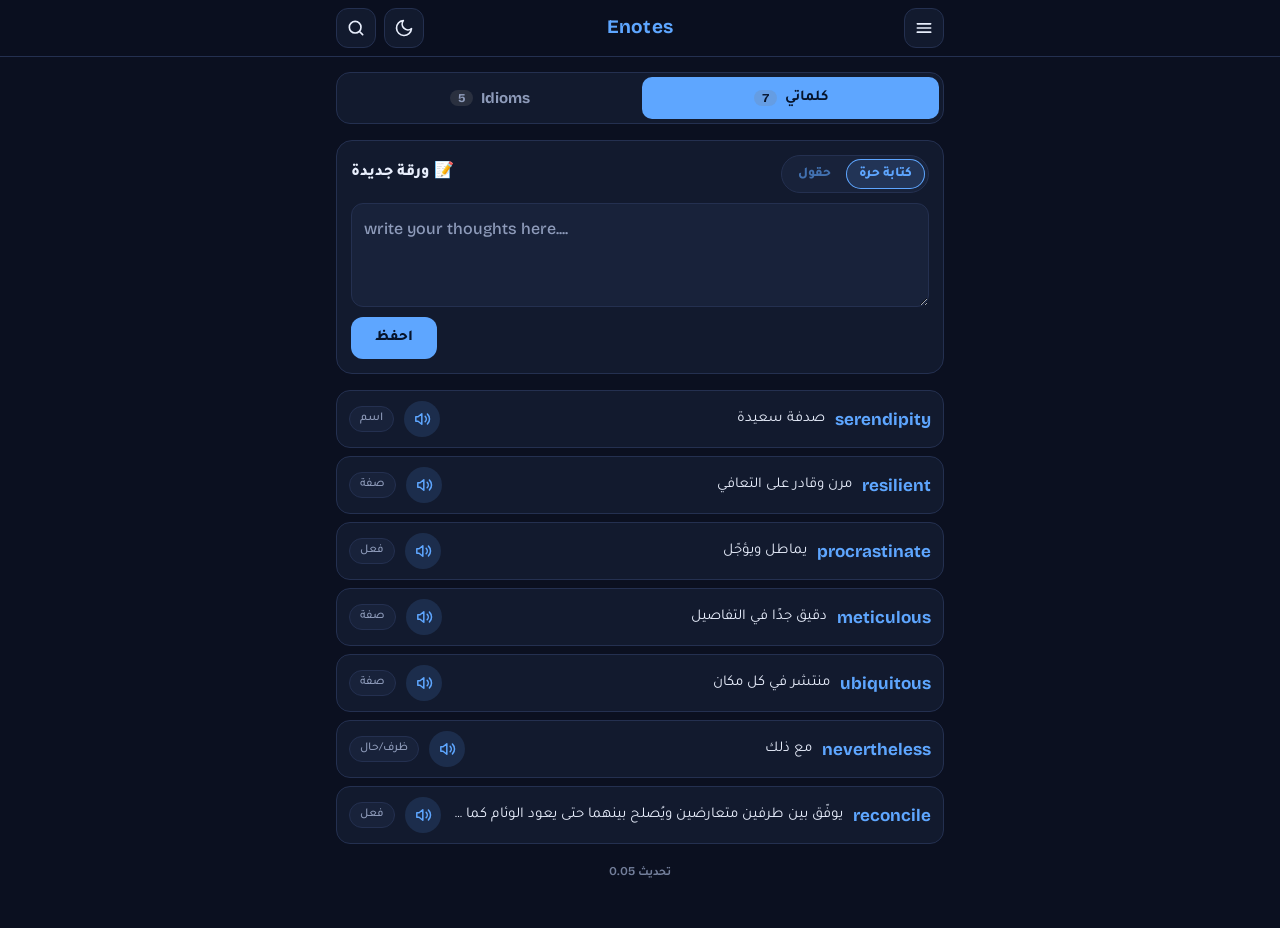
<file: index (1).html>
<!doctype html>
<html lang="ar">
<head>
<meta charset="utf-8">
<meta name="viewport" content="width=device-width,initial-scale=1,maximum-scale=1,user-scalable=no,viewport-fit=cover">
<meta name="theme-color" content="#0b1020">
<meta name="mobile-web-app-capable" content="yes">
<meta name="apple-mobile-web-app-capable" content="yes">
<meta name="apple-mobile-web-app-title" content="دفتر الكلمات">
<link rel="manifest" href="manifest.webmanifest">
<link rel="icon" href="icon.svg" type="image/svg+xml">
<link rel="icon" href="icon-192.png" sizes="192x192" type="image/png">
<link rel="apple-touch-icon" href="apple-touch-icon.png">
<style>:root{padding-top:env(safe-area-inset-top,0px);padding-bottom:env(safe-area-inset-bottom,0px)}body{margin:0}img{max-width:100%}[hidden]{display:none!important}</style>
<title>دفتر الكلمات اليومي</title>
<link rel="stylesheet" href="https://fonts.googleapis.com/css2?family=Bricolage+Grotesque:wght@500;700;800&family=Tajawal:wght@400;500;700;800&display=swap">
<style>
/* Layout: fixed top bar (search / theme on the left, menu on the right), one 640px column: tabs, new-sheet card, saved list. Tools open as bottom sheets. */
:root{
  --bg:#0b1020;
  --bar:rgba(11,16,32,.84);
  --surface:#121a2e;
  --surface-2:#18223a;
  --line:#243050;
  --fg:#e8eefc;
  --muted:#8e9bba;
  --accent:#5ea6ff;
  --accent-ink:#06142b;
  --accent-soft:rgba(94,166,255,.14);
  --good:#3ecf8e;
  --good-bg:rgba(62,207,142,.14);
  --bad:#ff6b7a;
  --bad-bg:rgba(255,107,122,.14);
  --overlay:rgba(4,8,18,.62);
  --mark-bg:#ffd93d;
  --mark-fg:#1b1500;
  --shadow:0 14px 34px rgba(0,0,0,.5);
  --font-ui:'Tajawal','Bricolage Grotesque',system-ui,sans-serif;
  --font-en:'Bricolage Grotesque','Tajawal',system-ui,sans-serif;
  color-scheme:dark;
}
:root[data-theme="light"]{
  --bg:#eff3fb;
  --bar:rgba(239,243,251,.88);
  --surface:#ffffff;
  --surface-2:#f2f5fc;
  --line:#d8e0f1;
  --fg:#0e1a33;
  --muted:#5b6988;
  --accent:#1c6ee0;
  --accent-ink:#ffffff;
  --accent-soft:rgba(28,110,224,.1);
  --good:#12805a;
  --good-bg:rgba(18,128,90,.12);
  --bad:#c9304a;
  --bad-bg:rgba(201,48,74,.1);
  --overlay:rgba(14,26,51,.38);
  --shadow:0 14px 32px rgba(20,40,90,.16);
  color-scheme:light;
}
*{box-sizing:border-box}
body{background:var(--bg);color:var(--fg);font:400 15px/1.6 var(--font-ui);-webkit-tap-highlight-color:transparent;transition:background .3s,color .3s}
button{font:inherit;color:inherit;cursor:pointer;border:0;background:none;padding:0}
button:focus-visible,.row:focus-visible,textarea:focus-visible,select:focus-visible{outline:2px solid var(--accent);outline-offset:2px}
h2{margin:0}

/* press animation */
@keyframes press{0%{transform:scale(1)}40%{transform:scale(.9)}100%{transform:scale(1)}}
.tap{animation:press .2s ease-out}

/* top bar */
.bar{position:fixed;top:0;left:0;right:0;z-index:30;padding-top:env(safe-area-inset-top,0px);background:var(--bar);-webkit-backdrop-filter:blur(14px);backdrop-filter:blur(14px);border-bottom:1px solid var(--line)}
.bar-in{position:relative;height:56px;max-width:640px;margin:0 auto;padding-inline:16px;display:flex;align-items:center}
.left{position:relative;z-index:1;flex:1;min-width:0;display:flex;align-items:center}
.ibtn{flex:none;width:40px;height:40px;border-radius:12px;background:var(--surface);border:1px solid var(--line);display:grid;place-items:center;font-size:18px;line-height:1;overflow:hidden;transition:background .2s,border-color .2s,width .3s cubic-bezier(.2,.8,.2,1),opacity .2s,margin .3s}
.ibtn:hover{border-color:var(--accent)}
.ibtn svg,.snd svg{display:block;width:20px;height:20px;fill:none;stroke:currentColor;stroke-width:2;stroke-linecap:round;stroke-linejoin:round}
.snd{color:var(--accent)}
.snd svg{width:18px;height:18px}
#btnSearch{margin-right:8px}
.bar.searching #btnSearch{background:var(--accent-soft);border-color:var(--accent)}
.bar.searching #btnTheme{width:0;opacity:0;border-width:0;pointer-events:none}
.sfield{flex:0 0 0;min-width:0;opacity:0;overflow:hidden;display:flex;align-items:center;gap:8px;pointer-events:none;transition:flex-grow .32s cubic-bezier(.2,.8,.2,1),opacity .22s}
.bar.searching .sfield{flex:1 1 0;opacity:1;pointer-events:auto}
.pill{flex:1;min-width:0;height:40px;padding-inline:12px;border-radius:12px;background:var(--surface);border:1px solid var(--line);display:flex;align-items:center;gap:8px;transition:border-color .2s}
.pill:focus-within{border-color:var(--accent)}
.pill input{flex:1;min-width:0;background:transparent;border:0;outline:0;color:var(--fg);font:500 16px var(--font-ui)}
.pill input::placeholder{color:var(--muted)}
.title{position:absolute;left:0;right:0;text-align:center;pointer-events:none;font-weight:800;font-size:17px;letter-spacing:.2px;transition:opacity .2s}
.title b{color:var(--accent);font-family:var(--font-en);font-size:19px}
.bar.searching .title{opacity:0}
.menu-anchor{position:relative;z-index:2;flex:none;margin-left:8px}
#btnMenu{font-size:20px}
.menu{position:absolute;top:calc(100% + 10px);right:0;width:min(268px,calc(100vw - 32px));direction:rtl;background:var(--surface);border:1px solid var(--line);border-radius:16px;padding:6px;box-shadow:var(--shadow);transform-origin:calc(100% - 20px) 0;opacity:0;visibility:hidden;transform:translateY(-12px) scale(.94);transition:opacity .2s ease,transform .28s cubic-bezier(.2,.9,.25,1.08),visibility 0s .28s}
.menu.open{opacity:1;visibility:visible;transform:none;transition-delay:0s}
.menu::before{content:'';position:absolute;top:-6px;right:14px;width:11px;height:11px;background:var(--surface);border-left:1px solid var(--line);border-top:1px solid var(--line);transform:rotate(45deg)}
@keyframes rise{from{opacity:0;transform:translateY(-6px)}to{opacity:1;transform:none}}
.menu.open .mitem{animation:rise .3s both}
.menu.open .mitem:nth-child(1){animation-delay:.04s}
.menu.open .mitem:nth-child(2){animation-delay:.08s}
.menu.open .mitem:nth-child(3){animation-delay:.12s}
.menu.open .mitem:nth-child(4){animation-delay:.16s}
.mitem{position:relative;display:flex;align-items:center;gap:12px;width:100%;padding:12px;border-radius:11px;text-align:start;font-weight:500;font-size:15px;transition:background .15s}
.mitem:hover,.mitem:focus-visible{background:var(--surface-2)}
.mitem .e{width:26px;text-align:center;font-size:20px}

/* page */
.wrap{max-width:640px;margin:0 auto;padding:72px 16px 48px;display:flex;flex-direction:column;gap:16px}
.tabs{display:grid;grid-template-columns:1fr 1fr;gap:4px;padding:4px;background:var(--surface);border:1px solid var(--line);border-radius:14px}
.tab{height:42px;border-radius:10px;font-weight:700;color:var(--muted);display:flex;align-items:center;justify-content:center;gap:8px;transition:background .2s,color .2s}
.tab[aria-selected="true"]{background:var(--accent);color:var(--accent-ink)}
.tab .lat{font-family:var(--font-en)}
.tab .n{font:700 12px var(--font-en);padding:1px 8px;border-radius:99px;background:rgba(127,127,127,.22);font-variant-numeric:tabular-nums}
.card{background:var(--surface);border:1px solid var(--line);border-radius:16px;padding:14px}
.card h2{font-size:16px;font-weight:800}
.chead{display:flex;align-items:center;justify-content:space-between;gap:10px;margin-bottom:10px}
.mini{display:flex;gap:2px;padding:3px;background:var(--surface-2);border:1px solid var(--line);border-radius:99px}
.mini button{height:30px;padding:0 13px;display:inline-flex;align-items:center;justify-content:center;line-height:1;border-radius:99px;font-size:13.5px;font-weight:800;color:var(--accent);opacity:.6;transition:background .2s,opacity .2s,transform .12s}
.mini button>span{display:block;transform:translateY(1px)}
.mini button:active{transform:scale(.94)}
.mini button[aria-selected="true"]{background:var(--accent-soft);box-shadow:inset 0 0 0 1px var(--accent);opacity:1}
textarea{display:block;width:100%;min-height:104px;resize:vertical;background:var(--surface-2);border:1px solid var(--line);border-radius:12px;padding:12px;color:var(--fg);font:500 16px/1.6 var(--font-en)}
textarea{unicode-bidi:plaintext}
textarea::placeholder{color:var(--muted)}
.ff{display:flex;flex-direction:column;gap:12px}
.ff label{display:block;font-size:12px;color:var(--muted);margin-bottom:4px}
.ff input{display:block;width:100%;height:46px;background:var(--surface-2);border:1px solid var(--line);border-radius:12px;padding:0 12px;color:var(--fg);font:500 16px/1.4 var(--font-ui)}
.ff input::placeholder{color:var(--muted)}
.ff input:focus-visible{outline:2px solid var(--accent);outline-offset:2px}
.ff textarea{min-height:76px}
.ver{text-align:center;font:600 12px var(--font-en);color:var(--muted);direction:ltr;padding:4px 0 0;opacity:.8}
.foot{display:flex;align-items:center;gap:12px;margin-top:10px}
.hint{flex:1;min-width:0;font-size:12px;line-height:1.5;color:var(--muted)}
.hint.err{color:var(--bad)}
.hint code{font-family:var(--font-en);direction:ltr;unicode-bidi:isolate;color:var(--fg)}
.save{flex:none;height:42px;padding-inline:24px;border-radius:12px;background:var(--accent);color:var(--accent-ink);font-weight:800}

/* list */
#list{list-style:none;margin:0;padding:0;display:flex;flex-direction:column;gap:8px}
.item{background:var(--surface);border:1px solid var(--line);border-radius:14px;overflow:hidden;transition:border-color .2s}
.item.open{border-color:var(--accent)}
.row{display:flex;align-items:center;gap:10px;padding:10px 12px;cursor:pointer;min-height:56px}
.en{flex:0 1 auto;min-width:0;max-width:46%;direction:ltr;unicode-bidi:isolate;font:700 17px var(--font-en);color:var(--accent);overflow:hidden;text-overflow:ellipsis;white-space:nowrap}
.ar{flex:1 1 0;min-width:0;overflow:hidden;text-overflow:ellipsis;white-space:nowrap}
.snd{flex:none;width:36px;height:36px;border-radius:50%;background:var(--accent-soft);display:grid;place-items:center;font-size:16px}
.cat{flex:none;max-width:76px;overflow:hidden;text-overflow:ellipsis;white-space:nowrap;font-size:12px;font-weight:500;color:var(--muted);background:var(--surface-2);border:1px solid var(--line);padding:2px 10px;border-radius:99px}
.detail{display:grid;grid-template-rows:0fr;transition:grid-template-rows .3s ease}
.item.open .detail{grid-template-rows:1fr}
.detail-in{overflow:hidden;min-height:0}
.detail-pad{display:flex;flex-direction:column;gap:12px;padding:12px 14px 14px;border-top:1px solid var(--line)}
.d-top{display:flex;align-items:center;justify-content:space-between;gap:10px;flex-wrap:wrap}
.d-word{direction:ltr;unicode-bidi:isolate;font:800 24px/1.2 var(--font-en);color:var(--accent);overflow-wrap:anywhere;min-width:0}
.d-play{display:flex;gap:8px;flex-wrap:wrap}
.pbtn{height:36px;padding-inline:12px;border-radius:10px;background:var(--surface-2);border:1px solid var(--line);font-size:13px;font-weight:700}
.lbl{font-size:12px;color:var(--muted);margin-bottom:2px}
.val{overflow-wrap:anywhere}
.val.note{padding:10px 12px;background:var(--surface-2);border-radius:10px;font-family:var(--font-en)}
.nl{white-space:pre-wrap;overflow-wrap:anywhere;text-align:start;line-height:1.8}
.nl.sp{height:.6em}
.val.ph{direction:ltr;unicode-bidi:isolate;text-align:right;font-family:var(--font-en)}
.val.none{color:var(--muted)}
.nedit{display:flex;flex-direction:column;gap:8px}
.ne-ph{width:100%;height:42px;padding-inline:12px;border-radius:12px;background:var(--surface-2);border:1px solid var(--line);color:var(--fg);font:500 16px var(--font-en)}
.ne-ph::placeholder{color:var(--muted)}
.ne-ph:focus-visible{outline:2px solid var(--accent);outline-offset:2px}
.save.sm{height:38px;padding-inline:16px}
.menu.open .mitem:nth-child(5){animation-delay:.2s}
.menu.open .mitem:nth-child(6){animation-delay:.24s}
.menu.open .mitem:nth-child(7){animation-delay:.28s}
.menu.open .mitem:nth-child(8){animation-delay:.32s}
.gbtn{display:flex;align-items:center;justify-content:center;gap:10px;background:#ffffff;color:#1f1f1f;border:1px solid #dadce0}
.gbtn svg{width:20px;height:20px;flex:none}
html,body{touch-action:pan-x pan-y;-webkit-text-size-adjust:100%}
html{overscroll-behavior:none}
.meta{display:flex;flex-wrap:wrap;gap:6px 16px;font-size:12px;color:var(--muted)}
.exnote{font-size:12px;color:var(--muted)}
.del{align-self:flex-start;height:36px;padding-inline:14px;border-radius:10px;border:1px solid var(--line);color:var(--bad);font-size:13px;font-weight:700}
.empty{padding:28px 16px;text-align:center;color:var(--muted);background:var(--surface);border:1px dashed var(--line);border-radius:14px}

.catedit{display:flex;flex-direction:column;align-items:flex-start}
.catopts{display:flex;flex-wrap:wrap;gap:6px}
.copt{height:34px;padding-inline:14px;border-radius:99px;border:1px solid var(--line);background:var(--surface-2);font-size:13px;font-weight:700}
.copt[aria-pressed="true"]{border-color:var(--accent);background:var(--accent-soft);color:var(--accent)}
.m-cat{color:var(--fg);font-weight:700}

#btnSearch svg{grid-area:1/1;transition:transform .32s cubic-bezier(.2,.8,.2,1),opacity .2s}
#btnSearch .i-x{opacity:0;transform:rotate(-90deg) scale(.5)}
.bar.searching #btnSearch .i-search{opacity:0;transform:rotate(90deg) scale(.5)}
.bar.searching #btnSearch .i-x{opacity:1;transform:none}
mark{background:var(--mark-bg);color:var(--mark-fg);border-radius:3px;padding:0 1px}
.acts{display:flex;flex-wrap:wrap;gap:8px}

/* flashcards */
.fc-meta{display:flex;align-items:center;justify-content:space-between;gap:10px;font-size:13px;color:var(--muted)}
.fc-scene{perspective:1100px}
.fc-scene.slide{animation:fcin .28s ease-out}
@keyframes fcin{from{opacity:0;transform:translateX(var(--dx,0))}to{opacity:1;transform:none}}
.fc-card{position:relative;height:280px;cursor:pointer;transform-style:preserve-3d;transition:transform .65s cubic-bezier(.3,.8,.2,1)}
.fc-card.noanim{transition:none}
.fc-scene.flipped .fc-card{transform:rotateY(180deg)}
.fc-face{position:absolute;inset:0;display:flex;flex-direction:column;padding:18px;overflow:auto;background:var(--surface);border:1px solid var(--line);border-radius:20px;box-shadow:var(--shadow);backface-visibility:hidden;-webkit-backface-visibility:hidden}
.fc-back{transform:rotateY(180deg);border-color:var(--accent)}
.fc-c{margin-block:auto;display:flex;flex-direction:column;align-items:center;gap:12px;text-align:center;min-width:0;width:100%}
.fc-word{direction:ltr;unicode-bidi:isolate;font:800 34px/1.2 var(--font-en);color:var(--accent);overflow-wrap:anywhere}
.fc-sm{direction:ltr;unicode-bidi:isolate;font:700 15px var(--font-en);color:var(--accent);overflow-wrap:anywhere}
.fc-ar{font-size:26px;font-weight:800;line-height:1.4;overflow-wrap:anywhere}
.fc-tip{font-size:12px;color:var(--muted)}
.fc-info{display:flex;flex-direction:column;align-items:center;gap:10px;width:100%}
.fc-info .val.note{width:100%;text-align:start}
.fc-snd{position:absolute;top:10px;left:10px;width:36px;height:36px;border-radius:50%}
.fc-ctl{display:flex;gap:8px}
.fbtn{flex:none;height:40px;padding-inline:14px;border-radius:12px;border:1px solid var(--line);background:var(--surface);font-size:13px;font-weight:700;display:inline-flex;align-items:center;justify-content:center;gap:6px}
.fbtn svg{width:16px;height:16px;fill:none;stroke:currentColor;stroke-width:2.2;stroke-linecap:round;stroke-linejoin:round}
.fbtn.main{flex:1;min-width:0;background:var(--accent-soft);border-color:var(--accent);color:var(--accent)}
.fbtn:disabled{opacity:.4;cursor:default}

/* sheets */
.scrim{position:fixed;inset:0;z-index:40;background:var(--overlay);opacity:0;transition:opacity .25s}
.scrim.open{opacity:1}
.sheet{position:fixed;z-index:41;left:50%;bottom:0;width:min(640px,100%);max-height:88vh;display:flex;flex-direction:column;background:var(--bg);border:1px solid var(--line);border-bottom:0;border-radius:22px 22px 0 0;padding-bottom:env(safe-area-inset-bottom,0px);transform:translate(-50%,102%);transition:transform .34s cubic-bezier(.2,.85,.25,1)}
.sheet.open{transform:translate(-50%,0)}
.sheet-head{display:flex;align-items:center;justify-content:space-between;gap:12px;padding:14px 16px;border-bottom:1px solid var(--line)}
.sheet-head h2{font-size:18px;font-weight:800}
.sheet-body{overflow:auto;padding:16px;display:flex;flex-direction:column;gap:16px}
.streak{display:flex;align-items:center;gap:14px;background:linear-gradient(135deg,rgba(255,138,43,.16),rgba(255,138,43,.04));border:1px solid rgba(255,138,43,.35);border-radius:16px;padding:14px}
.streak .fire{font-size:40px;line-height:1;filter:drop-shadow(0 2px 8px rgba(255,120,30,.45))}
.streak .fire.off{filter:grayscale(1) opacity(.5);animation:none}
.streak .sn b{font:800 30px/1 var(--font-en);color:#ff9a3c}
.streak .sn span{font-size:13px;color:var(--muted);margin-inline-start:6px}
.streak .sm{font-size:12px;color:var(--muted);margin-top:4px;line-height:1.5}
.sdots{display:flex;gap:5px;margin-top:8px}
.sdots i{width:20px;height:20px;border-radius:7px;background:var(--surface-2);border:1px solid var(--line);font:700 10px/18px var(--font-en);text-align:center;color:var(--muted);font-style:normal}
.sdots i.on{background:#ff9a3c;border-color:#ff9a3c;color:#2a1300}
.alertc{background:rgba(234,179,8,.1);border:1px solid rgba(234,179,8,.4);border-radius:16px;padding:14px;display:flex;flex-direction:column;gap:10px}
.alertc h4{font-size:15px;font-weight:800;margin:0}
.alertc p{font-size:13.5px;line-height:1.7;color:var(--fg);margin:0}
.stale{flex:none;font-size:11px;font-weight:700;color:#eab308;background:rgba(234,179,8,.12);border:1px solid rgba(234,179,8,.35);padding:1px 8px;border-radius:99px;white-space:nowrap}
.mbar{display:flex;height:12px;border-radius:99px;overflow:hidden;background:var(--surface-2)}
.mbar i{display:block;height:100%}
.lgd{display:flex;flex-wrap:wrap;gap:4px 10px;font-size:11.5px;color:var(--muted)}
.lgd span{display:inline-flex;align-items:center;gap:4px}
.lgd i{width:10px;height:10px;border-radius:50%;display:inline-block}
.mtabs{align-self:flex-start}
#gcv{display:block;width:100%;height:380px;touch-action:none;background:var(--surface);border:1px solid var(--line);border-radius:14px;cursor:grab}
.ginfo{min-height:44px;font-size:13.5px;line-height:1.7;color:var(--muted)}
.ginfo .g-en{font:800 16px var(--font-en);color:var(--accent);direction:ltr;display:inline-block}
.ftree{margin:0;padding:0;list-style:none}
.ftree ul{list-style:none;margin:2px 0 0;padding-inline-start:18px;border-inline-start:2px solid var(--line)}
.ftree li{padding:3px 0 3px 0;position:relative}
.fnode{display:inline-flex;align-items:center;gap:7px;padding:4px 12px;border-radius:99px;background:var(--surface-2);border:1px solid var(--line);font:700 14px var(--font-en);direction:ltr;cursor:pointer}
.fnode i{width:9px;height:9px;border-radius:50%;display:inline-block}
.fnode small{font:500 12px var(--font-ui);color:var(--muted);direction:rtl}
.lk-w{display:flex;align-items:center;justify-content:center;gap:12px;margin:6px 0 10px;flex-wrap:wrap}
.lk-w b{font:800 20px var(--font-en);color:var(--accent);direction:ltr}
.lk-w span{color:var(--muted);font-weight:800}
.lk-m{text-align:center;font-size:12px;color:var(--muted);margin-bottom:10px}
.sec-t{font-size:13px;font-weight:700;color:var(--muted);margin-bottom:8px}
.tiles{display:grid;grid-template-columns:repeat(auto-fit,minmax(96px,1fr));gap:8px}
.tile{background:var(--surface);border:1px solid var(--line);border-radius:14px;padding:12px}
.tile b{display:block;font:800 28px/1.1 var(--font-en);font-variant-numeric:tabular-nums}
.tile span{font-size:12px;color:var(--muted)}
.cols{display:grid;grid-template-columns:repeat(7,1fr);gap:6px;height:128px;padding:12px 8px 8px;background:var(--surface);border:1px solid var(--line);border-radius:14px}
.col{min-width:0;display:flex;flex-direction:column;align-items:center;justify-content:flex-end;gap:4px}
.col .v{font:700 11px var(--font-en);color:var(--muted);height:14px}
.col .b{width:100%;max-width:26px;border-radius:6px 6px 3px 3px;background:var(--accent);min-height:3px}
.col .b.z{background:var(--line)}
.col .d{max-width:100%;font-size:10px;color:var(--muted);white-space:nowrap;overflow:hidden;text-overflow:ellipsis}
.catrow{display:flex;align-items:center;gap:10px;margin-bottom:8px}
.catrow .nm{flex:0 0 76px;min-width:0;font-size:13px;overflow:hidden;text-overflow:ellipsis;white-space:nowrap}
.catrow .tr{flex:1;min-width:0;height:8px;border-radius:99px;background:var(--surface-2);overflow:hidden}
.catrow .tr i{display:block;height:100%;background:var(--accent);border-radius:99px}
.catrow .ct{flex:none;width:24px;text-align:end;font:700 12px var(--font-en);color:var(--muted)}
.group{background:var(--surface);border:1px solid var(--line);border-radius:14px;padding:12px}
.group h3{margin:0 0 8px;font-size:14px;font-weight:700;display:flex;justify-content:space-between;gap:8px}
.group h3 span{color:var(--muted);font:700 12px var(--font-en)}
.chips{display:flex;flex-wrap:wrap;gap:6px}
.chip{max-width:100%;direction:ltr;padding:4px 12px;border-radius:99px;background:var(--accent-soft);color:var(--accent);font:700 14px var(--font-en);overflow:hidden;text-overflow:ellipsis;white-space:nowrap}
.q-prog{height:6px;border-radius:99px;background:var(--surface-2);overflow:hidden}
.q-prog i{display:block;height:100%;background:var(--accent);transition:width .3s}
.q-meta{display:flex;justify-content:space-between;font-size:13px;color:var(--muted)}
.q-word{display:flex;align-items:center;justify-content:center;gap:12px;padding:20px 12px;background:var(--surface);border:1px solid var(--line);border-radius:16px}
.q-word b{direction:ltr;unicode-bidi:isolate;font:800 30px/1.2 var(--font-en);color:var(--accent);overflow-wrap:anywhere;text-align:center;min-width:0}
.opts{display:flex;flex-direction:column;gap:8px}
.opt{width:100%;text-align:start;padding:13px 14px;border-radius:12px;border:1px solid var(--line);background:var(--surface);font-weight:500;overflow-wrap:anywhere}
.opt.right{border-color:var(--good);background:var(--good-bg)}
.opt.wrong{border-color:var(--bad);background:var(--bad-bg)}
.btn-main{align-self:stretch;height:46px;border-radius:12px;background:var(--accent);color:var(--accent-ink);font-weight:800}
.result{text-align:center;padding:24px 12px;background:var(--surface);border:1px solid var(--line);border-radius:16px}
.result b{display:block;font:800 44px/1.1 var(--font-en)}
.seg{display:flex;flex-wrap:wrap;gap:8px}
.sbtn{height:40px;padding-inline:14px;border-radius:12px;border:1px solid var(--line);background:var(--surface);font-weight:700;font-size:14px;display:inline-flex;align-items:center;gap:8px}
.sbtn[aria-pressed="true"]{border-color:var(--accent);background:var(--accent-soft);color:var(--accent)}
.sbtn small{font-size:11px;font-weight:500;color:var(--muted)}
select{width:100%;height:44px;padding-inline:12px;border-radius:12px;background:var(--surface);border:1px solid var(--line);color:var(--fg);font:500 16px var(--font-en)}
.ipa{width:100%;border-collapse:collapse;font-size:13px}
.ipa td,.ipa th{padding:8px 6px;border-bottom:1px solid var(--line);text-align:start}
.ipa th{color:var(--muted);font-weight:500}
.ipa .l{direction:ltr;unicode-bidi:isolate;font-family:var(--font-en)}
.tbl{overflow-x:auto}

.toast{position:fixed;left:50%;bottom:calc(24px + env(safe-area-inset-bottom,0px));z-index:60;transform:translate(-50%,20px);opacity:0;pointer-events:none;max-width:calc(100vw - 32px);background:var(--fg);color:var(--bg);padding:10px 18px;border-radius:99px;font-weight:700;font-size:14px;transition:opacity .2s,transform .25s}
.toast.show{opacity:1;transform:translate(-50%,0)}
@media (prefers-reduced-motion:reduce){*{animation:none!important;transition-duration:.01ms!important}}
</style>

</head>
<body>
<div id="app" dir="rtl">
  <header class="bar" id="bar">
    <div class="bar-in" dir="ltr">
      <div class="left">
        <button class="ibtn" id="btnSearch" aria-label="بحث" aria-expanded="false"><svg class="i-search" viewBox="0 0 24 24" aria-hidden="true"><circle cx="11" cy="11" r="7"/><path d="M20 20l-3.5-3.5"/></svg><svg class="i-x" viewBox="0 0 24 24" aria-hidden="true"><path d="M6 6l12 12M18 6L6 18"/></svg></button>
        <button class="ibtn" id="btnTheme" aria-label="تبديل الوضع الداكن والفاتح"></button>
        <div class="sfield" id="sfield" inert>
          <div class="pill"><input id="q" type="text" dir="auto" autocomplete="off" enterkeyhint="search" placeholder="ابحث في دفترك" aria-label="بحث في الكلمات"></div>
        </div>
      </div>
      <div class="title"><b>Enotes</b></div>
      <div class="menu-anchor">
        <button class="ibtn" id="btnMenu" aria-label="القائمة" aria-haspopup="true" aria-expanded="false"><svg viewBox="0 0 24 24" aria-hidden="true"><path d="M4 7h16M4 12h16M4 17h16"/></svg></button>
        <div class="menu" id="menu" role="menu">
          <button class="mitem" role="menuitem" data-sheet="stats"><span class="e">📊</span>الإحصائيات</button>
          <button class="mitem" role="menuitem" data-sheet="map"><span class="e">🗺️</span>خريطة الكلمات</button>
          <button class="mitem" role="menuitem" data-sheet="review"><span class="e">🧠</span>المراجعة</button>
          <button class="mitem" role="menuitem" data-sheet="quiz"><span class="e">🎯</span>الاختبار</button>
          <button class="mitem" role="menuitem" data-sheet="accent"><span class="e">🇬🇧</span>اللهجات والنطق</button>
          <button class="mitem" role="menuitem" data-sheet="account"><span class="e">👤</span>الحساب والمزامنة</button>
          <button class="mitem" role="menuitem" data-sheet="backup"><span class="e">💾</span>النسخ الاحتياطي</button>
          <button class="mitem" id="btnInstall" role="menuitem" hidden><span class="e">📲</span>تثبيت التطبيق</button>
        </div>
      </div>
    </div>
  </header>

  <main class="wrap">
    <div class="tabs" role="tablist">
      <button class="tab" role="tab" id="tabWords" data-tab="words" aria-selected="true">كلماتي <span class="n" id="nWords">0</span></button>
      <button class="tab" role="tab" id="tabIdioms" data-tab="idioms" aria-selected="false"><span class="lat">Idioms</span> <span class="n" id="nIdioms">0</span></button>
    </div>

    <section class="card">
      <div class="chead">
        <div class="mini" role="tablist" aria-label="نوع الورقة">
          <button type="button" id="pt-free" role="tab" aria-selected="true" data-p="free"><span>كتابة حرة</span></button>
          <button type="button" id="pt-form" role="tab" aria-selected="false" data-p="form"><span>حقول</span></button>
        </div>
        <h2>📝 ورقة جديدة</h2>
      </div>
      <div id="pFree">
      <textarea id="note" dir="auto" placeholder="write your thoughts here...."></textarea>
      <div class="foot">
        <div class="hint" id="hint"></div>
        <button class="save" id="btnSave">احفظ</button>
      </div>
      </div>
      <div id="pForm" hidden>
      <div class="ff">
        <div><label for="fEn">الكلمة الإنجليزية</label><input id="fEn" type="text" dir="ltr" autocomplete="off" autocapitalize="none" spellcheck="false" placeholder="word"></div>
        <div><label for="fPh">الرسم الصوتي</label><input id="fPh" type="text" dir="ltr" autocomplete="off" spellcheck="false" placeholder="/wɜːrd/"></div>
        <div><label for="fAr">المعنى</label><input id="fAr" type="text" dir="auto" autocomplete="off" placeholder="المعنى بالعربي"></div>
        <div><label for="fEx">مثال أو شرح</label><textarea id="fEx" dir="auto" placeholder="example or explanation"></textarea></div>
        <div><label>التصنيف</label><div class="catopts" id="fCats"></div></div>
      </div>
      <div class="foot">
        <div class="hint" id="hint2"></div>
        <button class="save" id="btnSave2">احفظ</button>
      </div>
      </div>
    </section>

    <ul id="list"></ul>
    <div class="ver" id="ver">تحديث 0.05</div>
  </main>

  <div class="scrim" id="scrim" hidden></div>
  <section class="sheet" id="sheet" role="dialog" aria-modal="true" aria-labelledby="sheetTitle" hidden>
    <div class="sheet-head">
      <h2 id="sheetTitle"></h2>
      <button class="ibtn" id="sheetClose" aria-label="إغلاق"><svg viewBox="0 0 24 24" aria-hidden="true"><path d="M6 6l12 12M18 6L6 18"/></svg></button>
    </div>
    <div class="sheet-body" id="sheetBody"></div>
  </section>
  <div class="toast" id="toast" role="status" aria-live="polite"></div>
</div>

<script>
(function(){
'use strict';
var $=function(s,r){return (r||document).querySelector(s)};
var $$=function(s,r){return Array.prototype.slice.call((r||document).querySelectorAll(s))};
var root=document.documentElement;
var esc=function(s){return String(s).replace(/[&<>"']/g,function(c){return {'&':'&amp;','<':'&lt;','>':'&gt;','"':'&quot;',"'":'&#39;'}[c]})};
var mem={};
var store={
  get:function(k,d){try{var v=localStorage.getItem(k);if(v!==null)return JSON.parse(v)}catch(e){}return (k in mem)?mem[k]:d},
  set:function(k,v){mem[k]=v;try{localStorage.setItem(k,JSON.stringify(v))}catch(e){}}
};
var DAY=86400000;
var MOON='<svg viewBox="0 0 24 24" aria-hidden="true"><path d="M21 12.8A9 9 0 1111.2 3a7 7 0 009.8 9.8z"/></svg>';
var SUN='<svg viewBox="0 0 24 24" aria-hidden="true"><circle cx="12" cy="12" r="4"/><path d="M12 2v2M12 20v2M4.9 4.9l1.4 1.4M17.7 17.7l1.4 1.4M2 12h2M20 12h2M4.9 19.1l1.4-1.4M17.7 6.3l1.4-1.4"/></svg>';
var SPK='<svg viewBox="-0.75 0 24 24" aria-hidden="true"><path d="M11 5L6 9H3v6h3l5 4z"/><path d="M15.5 8.5a5 5 0 010 7M18.5 5.5a9 9 0 010 13"/></svg>';
var CATS=['اسم','فعل','صفة','ضمير','حرف جر','ظرف/حال','روابط'];
var ICATS=['رسمية','غير رسمية'];
function catsFor(t){return t==='idiom'?ICATS:CATS}
var LANGS={'en-US':'أمريكية','en-GB':'بريطانية','en-AU':'أسترالية'};

/* ---------- data ---------- */
var seed=[
  ['serendipity','صدفة سعيدة','اسم','Finding that old letter was pure serendipity.','word','/ˌserənˈdɪpəti/'],
  ['resilient','مرن وقادر على التعافي','صفة','Children are often more resilient than we expect.','word','/rɪˈzɪliənt/'],
  ['procrastinate','يماطل ويؤجّل','فعل','Stop procrastinating and start the report.','word','/prəˈkræstɪneɪt/'],
  ['meticulous','دقيق جدًا في التفاصيل','صفة','She is meticulous about her notes.','word','/məˈtɪkjələs/'],
  ['ubiquitous','منتشر في كل مكان','صفة','Smartphones are ubiquitous now.','word','/juːˈbɪkwɪtəs/'],
  ['nevertheless','مع ذلك','ظرف/حال','It was raining. Nevertheless, we went out.','word','/ˌnevəðəˈles/'],
  ['reconcile','يوفّق بين طرفين متعارضين ويُصلح بينهما حتى يعود الوئام كما كان','فعل','They finally reconciled after years apart.','word','/ˈrekənsaɪl/'],
  ['break the ice','كسر الجمود في بداية اللقاء','غير رسمية','A joke is a good way to break the ice.','idiom'],
  ['piece of cake','شيء سهل جدًا','غير رسمية','The exam was a piece of cake.','idiom'],
  ['under the weather','متوعك قليلًا','غير رسمية','I am feeling a bit under the weather.','idiom'],
  ['once in a blue moon','نادرًا جدًا','غير رسمية','We meet once in a blue moon.','idiom'],
  ['hit the nail on the head','أصاب كبد الحقيقة','غير رسمية','You hit the nail on the head with that answer.','idiom']
];
var t0=Date.now();
/* استيراد تلقائي لكلمات النسخة السابقة من نفس المتصفح. للقراءة فقط، ولا يُعدَّل أو يُحذف أي مفتاح قديم. */
function legacyImport(){
  var LAT=/[A-Za-z]/,ARB=/[؀-ۿ]/,seq=0,found=[];
  function mapList(arr,keyName){
    var out=[],idiomKey=/idiom/i.test(keyName),base=Date.now();
    arr.forEach(function(o,idx){
      if(!o||typeof o!=='object'||Array.isArray(o))return;
      var strs=[];
      Object.keys(o).forEach(function(f){if(typeof o[f]==='string'&&o[f].trim())strs.push([f.toLowerCase(),o[f].trim()])});
      function pick(names,test,fallback){
        for(var n=0;n<names.length;n++)for(var j=0;j<strs.length;j++)if(strs[j][0]===names[n]&&(!test||test(strs[j][1])))return strs[j][1];
        if(fallback)for(var q=0;q<strs.length;q++)if(test(strs[q][1]))return strs[q][1];
        return '';
      }
      var en=pick(['en','english','word','term','eng','front','text','name'],function(x){return LAT.test(x)&&!ARB.test(x)},true);
      var ar=pick(['ar','arabic','meaning','mean','translation','def','definition','back'],function(x){return ARB.test(x)},true);
      if(!en||!ar)return;
      var kind=String(o.type||o.kind||o.tab||o.section||'');
      var cat=o.cat!==undefined?o.cat:(o.category!==undefined?o.category:(o.pos!==undefined?o.pos:o['تصنيف']));
      if(Array.isArray(cat))cat=cat[0];
      if(typeof cat!=='string'||!cat.trim()||/^(word|words|idiom|idioms)$/i.test(cat.trim()))cat='عام';
      var notes=pick(['notes','note','example','examples','ex','sentence','desc','description','details'],null,false);
      var ph=pick(['ph','phonetic','phonetics','ipa','pron','pronunciation'],null,false);
      var ts=NaN;
      ['ts','time','created','createdat','added','addedat','date','timestamp'].some(function(f){
        var key=Object.keys(o).filter(function(k){return k.toLowerCase()===f})[0];
        if(key===undefined)return false;
        var v=o[key];
        if(typeof v==='number'&&v>1e11){ts=v;return true}
        if(typeof v==='string'&&!isNaN(Date.parse(v))){ts=Date.parse(v);return true}
        return false;
      });
      if(isNaN(ts))ts=base-idx*1000;
      out.push({id:'m'+(seq++).toString(36)+base.toString(36),en:en,ar:ar,cat:cat.trim(),notes:notes,ph:ph,type:(idiomKey||/idiom/i.test(kind))?'idiom':'word',ts:ts,ex:false});
    });
    return out;
  }
  try{
    for(var k=0;k<localStorage.length;k++){
      var key=localStorage.key(k);
      if(!key||key.indexOf('wb.')===0)continue;
      var v;
      try{v=JSON.parse(localStorage.getItem(key))}catch(e){continue}
      if(Array.isArray(v))found=found.concat(mapList(v,key));
      else if(v&&typeof v==='object')Object.keys(v).forEach(function(kk){if(Array.isArray(v[kk]))found=found.concat(mapList(v[kk],key+'.'+kk))});
    }
  }catch(e){}
  var seen={};
  return found.filter(function(i){var d=i.type+'|'+i.en.toLowerCase();if(seen[d])return false;seen[d]=1;return true});
}
function seedItems(){return seed.map(function(s,i){return {id:'s'+i,en:s[0],ar:s[1],cat:s[2],notes:s[3],type:s[4],ph:s[5]||'',ts:t0-i*3600000,ex:true}})}
var items=store.get('wb.items',null),imported=0;
/* حماية: إذا وُجدت بيانات محفوظة لكن تعذّرت قراءتها، تُحفظ نسخة منها قبل أي كتابة جديدة. */
if(!Array.isArray(items)){
  try{var rawOld=localStorage.getItem('wb.items');if(rawOld)localStorage.setItem('wb.items.unreadable.'+Date.now(),rawOld)}catch(e){}
}
if(!Array.isArray(items)){
  var legacy=legacyImport();
  if(legacy.length){items=legacy;imported=legacy.length}
  else items=seedItems();
  store.set('wb.items',items);
}
items.forEach(function(i){if(i.ex&&i.type==='idiom'&&i.cat==='تعبير')i.cat='غير رسمية'});
var pref=store.get('wb.pref',{accent:'en-US',rate:1});
items.forEach(function(i){if(i.cat==='ظرف')i.cat='ظرف/حال'});
var tombs=store.get('wb.tombs',{}),dirty=store.get('wb.dirty',{});
var theme=store.get('wb.theme','dark');
var tab='words', query='', current=null, quiz=null, acSel='tomato', fc=null, revMode='cards';
function persist(){store.set('wb.items',items);store.set('wb.tombs',tombs);store.set('wb.dirty',dirty)}
function touch(it){it.upd=Date.now();if(!it.ex)dirty[it.id]=1;persist();syncSoon()}
function savePref(){store.set('wb.pref',pref)}

/* ---------- helpers ---------- */
function shuffle(a){a=a.slice();for(var i=a.length-1;i>0;i--){var j=Math.floor(Math.random()*(i+1));var t=a[i];a[i]=a[j];a[j]=t}return a}
function fmtDate(ts){try{return new Date(ts).toLocaleDateString('ar-u-nu-latn',{day:'numeric',month:'long',year:'numeric'})}catch(e){return new Date(ts).toISOString().slice(0,10)}}
function fmtDay(d){try{return d.toLocaleDateString('ar',{weekday:'short'})}catch(e){return String(d.getDate())}}
var toastT;
function toast(msg){var t=$('#toast');t.textContent=msg;t.classList.add('show');clearTimeout(toastT);toastT=setTimeout(function(){t.classList.remove('show')},1900)}
function setInert(el,on){if(on)el.setAttribute('inert','');else el.removeAttribute('inert')}

function copyText(t){
  var done=function(){toast('تم النسخ')};
  var fb=function(){
    try{
      var ta=document.createElement('textarea');ta.value=t;ta.style.cssText='position:fixed;opacity:0;left:-9999px';
      document.body.appendChild(ta);ta.select();var ok=document.execCommand('copy');document.body.removeChild(ta);
      ok?done():toast('تعذّر النسخ');
    }catch(e){toast('تعذّر النسخ')}
  };
  try{if(navigator.clipboard&&navigator.clipboard.writeText){navigator.clipboard.writeText(t).then(done,fb)}else fb()}catch(e){fb()}
}

function speak(text,lang){
  try{
    if(!('speechSynthesis' in window)){toast('هذا الجهاز لا يدعم النطق');return}
    var ss=window.speechSynthesis;ss.cancel();
    var u=new SpeechSynthesisUtterance(text);
    u.lang=lang||pref.accent;
    var vs=ss.getVoices()||[];
    var norm=function(v){return v.lang.replace('_','-').toLowerCase()};
    var v=vs.filter(function(x){return norm(x)===u.lang.toLowerCase()})[0]||vs.filter(function(x){return norm(x).indexOf('en')===0})[0];
    if(v)u.voice=v;
    u.rate=pref.rate||1;
    ss.speak(u);
  }catch(e){toast('تعذّر تشغيل الصوت')}
}

/* ---------- theme ---------- */
function applyTheme(){
  root.setAttribute('data-theme',theme);
  $('#btnTheme').innerHTML=theme==='dark'?MOON:SUN;
}
$('#btnTheme').addEventListener('click',function(){theme=theme==='dark'?'light':'dark';store.set('wb.theme',theme);applyTheme()});
applyTheme();

/* ---------- press animation ---------- */
document.addEventListener('pointerdown',function(e){
  var b=e.target.closest('button');if(!b)return;
  b.classList.remove('tap');void b.offsetWidth;b.classList.add('tap');
});
document.addEventListener('animationend',function(e){if(e.animationName==='press')e.target.classList.remove('tap')});

/* ---------- search ---------- */
var bar=$('#bar'),sfield=$('#sfield'),qIn=$('#q'),btnTheme=$('#btnTheme');
function openSearch(){
  closeMenu();
  bar.classList.add('searching');
  setInert(sfield,false);setInert(btnTheme,true);
  $('#btnSearch').setAttribute('aria-expanded','true');$('#btnSearch').setAttribute('aria-label','إغلاق البحث');
  setTimeout(function(){qIn.focus()},140);
}
function closeSearch(){
  bar.classList.remove('searching');
  setInert(sfield,true);setInert(btnTheme,false);
  $('#btnSearch').setAttribute('aria-expanded','false');$('#btnSearch').setAttribute('aria-label','بحث');
  qIn.value='';query='';qIn.blur();render();
}
$('#btnSearch').addEventListener('click',function(){bar.classList.contains('searching')?closeSearch():openSearch()});
qIn.addEventListener('input',function(){query=norm(qIn.value.trim());render()});

/* ---------- menu ---------- */
var menu=$('#menu'),btnMenu=$('#btnMenu');
function closeMenu(){menu.classList.remove('open');btnMenu.setAttribute('aria-expanded','false')}
btnMenu.addEventListener('click',function(e){
  e.stopPropagation();
  var open=!menu.classList.contains('open');
  menu.classList.toggle('open',open);
  btnMenu.setAttribute('aria-expanded',String(open));
});
document.addEventListener('click',function(e){if(!e.target.closest('.menu-anchor'))closeMenu()});
menu.addEventListener('click',function(e){
  var b=e.target.closest('[data-sheet]');if(!b)return;
  closeMenu();openSheet(b.dataset.sheet);
});
document.addEventListener('keydown',function(e){
  if(e.key!=='Escape')return;
  if(!$('#sheet').hidden)closeSheet();
  else if(menu.classList.contains('open'))closeMenu();
  else if(bar.classList.contains('searching'))closeSearch();
});

/* ---------- tabs ---------- */
function setTab(t){
  tab=t;
  $$('.tab').forEach(function(b){b.setAttribute('aria-selected',String(b.dataset.tab===t))});
  fCat='';renderFormCats();
  render();
}
$$('.tab').forEach(function(b){b.addEventListener('click',function(){setTab(b.dataset.tab)})});

/* ---------- list ---------- */
var DIA=/[\u064B-\u065F\u0670\u06D6-\u06ED\u0640]/;
function normMap(str){
  var out='',map=[];
  for(var i=0;i<str.length;i++){
    var c=str.charAt(i);
    if(DIA.test(c))continue;
    c=c.toLowerCase();
    if('\u0623\u0625\u0622\u0671'.indexOf(c)>-1)c='\u0627';
    else if(c==='\u0649')c='\u064A';
    for(var k=0;k<c.length;k++){out+=c.charAt(k);map.push(i)}
  }
  return {s:out,map:map};
}
function norm(str){return normMap(String(str)).s}
function hl(text){
  text=String(text);
  if(!query)return esc(text);
  var nm=normMap(text),ranges=[],from=0,idx;
  while((idx=nm.s.indexOf(query,from))>-1){
    var st=nm.map[idx],en=nm.map[idx+query.length-1]+1;
    while(en<text.length&&DIA.test(text.charAt(en)))en++;
    ranges.push([st,en]);from=idx+query.length;
  }
  if(!ranges.length)return esc(text);
  var out='',p=0;
  ranges.forEach(function(r){
    if(r[0]<p)r[0]=p;
    if(r[1]<=r[0])return;
    out+=esc(text.slice(p,r[0]))+'<mark>'+esc(text.slice(r[0],r[1]))+'</mark>';p=r[1];
  });
  return out+esc(text.slice(p));
}
function noteHTML(text,h){
  return String(text).replace(/\r/g,'').split('\n').map(function(l){
    return l.trim()?'<div class="nl" dir="auto">'+(h?hl(l):esc(l))+'</div>':'<div class="nl sp"></div>';
  }).join('');
}
function rowHTML(i){
  var note=i.notes?'<div><div class="lbl">ملاحظة أو مثال</div><div class="val note">'+noteHTML(i.notes,true)+'</div></div>':'';
  var ex=i.ex?'<div class="exnote">هذه كلمة مثال، يمكنك حذفها.</div>':'';
  return '<li class="item" data-id="'+i.id+'">'+
    '<div class="row" role="button" tabindex="0" aria-expanded="false">'+
      '<span class="en">'+hl(i.en)+'</span>'+
      '<span class="ar">'+hl(i.ar)+'</span>'+
      '<button class="snd" data-act="say" aria-label="نطق '+esc(i.en)+'">'+SPK+'</button>'+
      (staleDays(i)?'<span class="stale" title="لم ترها منذ '+dWord(staleDays(i))+'">⏳ '+dWord(staleDays(i))+'</span>':'')+
      '<span class="cat">'+hl(i.cat)+'</span>'+
    '</div>'+
    '<div class="detail"><div class="detail-in"><div class="detail-pad">'+
      '<div class="d-top"><span class="d-word">'+hl(i.en)+'</span></div>'+
      '<div><div class="lbl">الرسم الصوتي</div>'+(i.ph?'<div class="val ph">'+hl(i.ph)+'</div>':'<div class="val none">غير مزوّد</div>')+'</div>'+
      (i.ar?'<div><div class="lbl">المعنى</div><div class="val">'+hl(i.ar)+'</div></div>':'')+
      note+
      '<div class="meta"><span>التصنيف: <span class="m-cat">'+esc(i.cat)+'</span></span><span>أُضيفت: '+fmtDate(i.ts)+'</span></div>'+(staleDays(i)?'<div class="exnote" style="color:#eab308">⏳ لم ترها منذ '+dWord(staleDays(i))+'. جرّب المراجعة أو الاختبار.</div>':'')+
      '<div class="acts"><button class="pbtn" data-act="editcat" aria-expanded="false">تعديل التصنيف</button><button class="pbtn" data-act="editnote" aria-expanded="false">تعديل الملاحظة</button><button class="pbtn" data-act="copy">نسخ</button><button class="del" data-act="del">حذف</button></div>'+
      '<div class="catopts" hidden>'+
        catsFor(i.type).map(function(c){return '<button class="copt" data-act="setcat" data-v="'+esc(c)+'" aria-pressed="'+(i.cat===c)+'">'+esc(c)+'</button>'}).join('')+
      '</div>'+
      '<div class="nedit" hidden>'+
        '<textarea class="ne-text" dir="auto" aria-label="تعديل الملاحظة" placeholder="write your thoughts here...."></textarea>'+
        '<input class="ne-ph" type="text" dir="ltr" aria-label="الرسم الصوتي" placeholder="الرسم الصوتي (اختياري)، مثل /ɪnˈhæbɪtɪd/">'+
        '<div class="acts"><button class="save sm" data-act="savenote">حفظ التعديل</button><button class="pbtn" data-act="cancelnote">إلغاء</button></div>'+
      '</div>'+
      ex+
    '</div></div></div></li>';
}
function render(){
  var type=tab==='words'?'word':'idiom';
  var nw=items.filter(function(i){return i.type==='word'}).length;
  $('#nWords').textContent=nw;$('#nIdioms').textContent=items.length-nw;
  var all=items.filter(function(i){return i.type===type}).sort(function(a,b){return b.ts-a.ts});
  var shown=query?all.filter(function(i){return norm(i.en+' '+i.ar+' '+i.cat+' '+i.notes+' '+(i.ph||'')).indexOf(query)>-1}):all;
  var list=$('#list');
  if(!shown.length){
    list.innerHTML='<li class="empty">'+(query?'لا توجد نتائج لـ «'+esc(qIn.value.trim())+'»':(tab==='words'?'لا توجد كلمات بعد. اكتب أول كلمة في الورقة الجديدة.':'لا توجد تعابير بعد. اكتب أول تعبير في الورقة الجديدة.'))+'</li>';
    return;
  }
  list.innerHTML=shown.map(rowHTML).join('');
}
function toggleItem(li,force){
  var open=force===undefined?!li.classList.contains('open'):force;
  $$('.item.open').forEach(function(x){if(x!==li){x.classList.remove('open');$('.row',x).setAttribute('aria-expanded','false')}});
  li.classList.toggle('open',open);
  $('.row',li).setAttribute('aria-expanded',String(open));
}
$('#list').addEventListener('click',function(e){
  var li=e.target.closest('.item');if(!li)return;
  var it=items.filter(function(x){return x.id===li.dataset.id})[0];if(!it)return;
  var act=e.target.closest('[data-act]');
  if(act){
    var a=act.dataset.act;
    if(a==='say'){speak(it.en,act.dataset.lang||pref.accent)}
    else if(a==='editnote'){
      var ne=$('.nedit',li);ne.hidden=!ne.hidden;act.setAttribute('aria-expanded',String(!ne.hidden));
      if(!ne.hidden){$('.ne-text',li).value=it.notes||'';$('.ne-ph',li).value=it.ph||'';$('.ne-text',li).focus()}
    }
    else if(a==='cancelnote'){$('.nedit',li).hidden=true;$('[data-act="editnote"]',li).setAttribute('aria-expanded','false')}
    else if(a==='savenote'){
      it.notes=$('.ne-text',li).value.replace(/\r/g,'').replace(/^\s*\n/,'').replace(/\s+$/,'');
      it.ph=$('.ne-ph',li).value.trim();
      touch(it);toast('تم حفظ التعديل');
      var keep=it.id;render();
      var nl=$('.item[data-id="'+keep+'"]');if(nl)toggleItem(nl,true);
    }
    else if(a==='copy'){copyText([it.en,it.ph,it.ar,it.notes,'التصنيف: '+it.cat].filter(Boolean).join('\n'))}
    else if(a==='editcat'){var box=$('.catopts',li);box.hidden=!box.hidden;act.setAttribute('aria-expanded',String(!box.hidden))}
    else if(a==='setcat'){
      it.cat=act.dataset.v;touch(it);
      $('.cat',li).textContent=it.cat;$('.m-cat',li).textContent=it.cat;
      $$('.copt',li).forEach(function(b){b.setAttribute('aria-pressed',String(b.dataset.v===it.cat))});
      $('.catopts',li).hidden=true;$('[data-act="editcat"]',li).setAttribute('aria-expanded','false');
      toast('تم تغيير التصنيف');
    }
    else if(a==='del'){
      if(act.dataset.sure){if(!it.ex){tombs[it.id]=Date.now();dirty[it.id]=1}items=items.filter(function(x){return x.id!==it.id});persist();syncSoon();render();toast('تم الحذف')}
      else{
        act.dataset.sure='1';act.textContent='اضغط للتأكيد';
        setTimeout(function(){if(act.isConnected){delete act.dataset.sure;act.textContent='حذف'}},3000);
      }
    }
    return;
  }
  if(e.target.closest('.row'))toggleItem(li);
});
$('#list').addEventListener('keydown',function(e){
  if((e.key==='Enter'||e.key===' ')&&e.target.classList.contains('row')){e.preventDefault();toggleItem(e.target.closest('.item'))}
});

/* ---------- new sheet ---------- */
var AR=/[؀-ۿ]/,LAT=/[A-Za-z]/;
function trimSep(x){return x.replace(/^[\s\-–—=:|،,]+|[\s\-–—=:|،,]+$/g,'')}
/* كتابة حرة: أي نص يُقبل. السطر الأول هو الكلمة، والمعنى يؤخذ من نفس السطر أو من السطر التالي، والباقي ملاحظة. */
var FLAG=/\uD83C[\uDDE6-\uDDFF]\uD83C[\uDDE6-\uDDFF]/g;
var IPA=/[æðŋœɐ-˿θᴀ-ᶿ]/;
var PH_SRC='(\\/[^\\/\\n\\u0600-\\u06FF]{2,40}\\/|\\[[^\\]\\n\\u0600-\\u06FF]{2,40}\\])';
function findPh(str){
  var re=new RegExp(PH_SRC,'g'),m;
  while((m=re.exec(str))){if(IPA.test(m[1]))return m[1]}
  return '';
}
function cleanMeaning(x){return x.replace(/^(تعني|معناها|معنى|المعنى|يعني)\s*[:：\-–]\s*/,'').replace(/[.。]+$/,'').trim()}
function parseFree(text){
  var lines=text.replace(/\r/g,'').split('\n').map(function(x){return x.replace(/\s+$/,'')});
  var first=(lines.shift()||'').trim();
  var ph=findPh(first);
  if(ph)first=first.replace(ph,' ');
  first=first.replace(FLAG,' ').replace(/\s+/g,' ').trim();
  var en=first,ar='',raw='',ia=first.search(AR),il=first.search(LAT);
  if(ia>-1&&il>-1){
    if(il<ia){en=first.slice(0,ia);ar=first.slice(ia)}else{ar=first.slice(0,il);en=first.slice(il)}
    en=trimSep(en);ar=trimSep(ar);
  }else{
    for(var k=0;k<lines.length;k++)if(lines[k].trim()){raw=lines[k].trim();break}
    if(raw)ar=cleanMeaning(raw);
  }
  var notes=lines.join('\n').replace(/^\s*\n/,'').replace(/\s+$/,'');
  if(raw&&notes.trim()===raw)notes='';
  if(!ph&&en){
    var m2=new RegExp(en.replace(/[.*+?^${}()|[\]\\]/g,'\\$&')+'\\s*'+PH_SRC).exec(text);
    if(m2&&IPA.test(m2[1]))ph=m2[1];
  }
  return {en:en,ar:ar,ph:ph,notes:notes};
}
var hint=$('#hint');
$('#note').addEventListener('input',function(){hint.className='hint';hint.textContent=''});
$('#btnSave').addEventListener('click',function(){
  var ta=$('#note');var text=ta.value.trim();
  if(!text){hint.className='hint err';hint.textContent='اكتب شيئًا أولًا.';ta.focus();return}
  var p=parseFree(text);
  var type=tab==='words'?'word':'idiom';
  var ni={id:'u'+Date.now().toString(36),en:p.en,ar:p.ar,cat:type==='idiom'?'غير رسمية':'عام',notes:p.notes,ph:p.ph,type:type,ts:Date.now(),ex:false};
  items.unshift(ni);touch(ni);bump();
  ta.value='';hint.className='hint';hint.textContent='';
  if(bar.classList.contains('searching'))closeSearch();else render();
  toast(type==='word'?'تم حفظ الكلمة':'تم حفظ التعبير');
});

/* ---------- تبديل نوع الورقة ---------- */
function setPanel(k){
  $('#pFree').hidden=k!=='free';$('#pForm').hidden=k!=='form';
  $$('.mini button').forEach(function(b){b.setAttribute('aria-selected',String(b.dataset.p===k))});
  store.set('wb.panel',k);
}
$$('.mini button').forEach(function(b){b.addEventListener('click',function(){setPanel(b.dataset.p)})});
/* ---------- الورقة الثانية (حقول منفصلة) ---------- */
var fCat='';
function renderFormCats(){
  var el=$('#fCats');if(!el)return;
  var list=catsFor(tab==='words'?'word':'idiom');
  el.innerHTML=list.map(function(c){return '<button type="button" class="copt" data-v="'+esc(c)+'" aria-pressed="'+(fCat===c)+'">'+esc(c)+'</button>'}).join('');
}
$('#fCats').addEventListener('click',function(e){
  var b=e.target.closest('.copt');if(!b)return;
  fCat=(fCat===b.dataset.v)?'':b.dataset.v;
  $$('.copt',this).forEach(function(x){x.setAttribute('aria-pressed',String(x.dataset.v===fCat))});
});
var hint2=$('#hint2');
['fEn','fPh','fAr','fEx'].forEach(function(id){$('#'+id).addEventListener('input',function(){hint2.className='hint';hint2.textContent=''})});
$('#btnSave2').addEventListener('click',function(){
  var en=$('#fEn').value.replace(/\s+/g,' ').trim(),ph=$('#fPh').value.trim(),ar=$('#fAr').value.trim(),ex=$('#fEx').value.replace(/\s+$/,'').replace(/^\s*\n/,'');
  if(!en){hint2.className='hint err';hint2.textContent='اكتب الكلمة الإنجليزية أولًا.';$('#fEn').focus();return}
  var type=tab==='words'?'word':'idiom';
  var ni={id:'u'+Date.now().toString(36),en:en,ar:ar,cat:fCat||(type==='idiom'?'غير رسمية':'عام'),notes:ex,ph:ph,type:type,ts:Date.now(),ex:false};
  items.unshift(ni);touch(ni);bump();
  ['fEn','fPh','fAr','fEx'].forEach(function(id){$('#'+id).value=''});
  fCat='';renderFormCats();hint2.className='hint';hint2.textContent='';
  if(bar.classList.contains('searching'))closeSearch();else render();
  toast(type==='word'?'تم حفظ الكلمة':'تم حفظ التعبير');
});

/* ---------- sheets ---------- */
var sheet=$('#sheet'),scrim=$('#scrim'),sbody=$('#sheetBody');
var TITLES={stats:'📊 الإحصائيات',map:'🗺️ خريطة الكلمات',review:'🧠 المراجعة',backup:'💾 النسخ الاحتياطي',account:'👤 الحساب والمزامنة',quiz:'🎯 الاختبار',accent:'🇬🇧 اللهجات والنطق'};
function openSheet(name){
  current=name;
  if(name==='review')fc=newFc();
  if(name==='quiz')startQuiz();
  renderSheet();
  sheet.hidden=false;scrim.hidden=false;
  void sheet.offsetWidth;
  sheet.classList.add('open');scrim.classList.add('open');
  sbody.scrollTop=0;
}
function closeSheet(){
  sheet.classList.remove('open');scrim.classList.remove('open');current=null;
  try{window.speechSynthesis&&window.speechSynthesis.cancel()}catch(e){}
  setTimeout(function(){if(!sheet.classList.contains('open')){sheet.hidden=true;scrim.hidden=true}},340);
}
$('#sheetClose').addEventListener('click',closeSheet);
scrim.addEventListener('click',closeSheet);
function renderSheet(){
  if(!current)return;
  $('#sheetTitle').textContent=TITLES[current];
  var views={stats:statsView,map:mapView,review:cardsView,quiz:quizBody,backup:backupView,account:accountView,accent:accentView};
  sbody.innerHTML=views[current]();
  if(current==='review'&&fc)fcUpdate();
  if(current==='map'&&mapMode==='graph')initGraph();
  if(current==='backup')persistInfo();
}

var actDays=store.get('wb.days',{})||{};
function dk(d){var x=new Date(d);return x.getFullYear()+'-'+(x.getMonth()+1)+'-'+x.getDate()}
function bump(){var k=dk(Date.now());if(!actDays[k]){actDays[k]=1;store.set('wb.days',actDays)}}
function activeSet(){var o={};Object.keys(actDays).forEach(function(k){o[k]=1});items.forEach(function(i){if(!i.ex)o[dk(i.ts)]=1});return o}
function dayNo(k){var p=k.split('-');return Math.round(new Date(+p[0],+p[1]-1,+p[2],12).getTime()/DAY)}
function streakInfo(){
  var act=activeSet(),today=new Date();today.setHours(12,0,0,0);
  var cur=new Date(today),doneToday=!!act[dk(cur)];
  if(!doneToday)cur.setDate(cur.getDate()-1);
  var c=0;while(act[dk(cur)]){c++;cur.setDate(cur.getDate()-1)}
  var nums=Object.keys(act).map(dayNo).sort(function(x,y){return x-y}),best=0,run=0;
  nums.forEach(function(n,i){run=(i&&n===nums[i-1]+1)?run+1:1;if(run>best)best=run});
  return {n:c,best:Math.max(best,c),today:doneToday,act:act};
}
function review(it,ok){
  if(!it)return;
  it.sn=Date.now();
  if(ok===true)it.lv=Math.min(5,(it.lv||0)+1);else if(ok===false)it.lv=Math.max(0,(it.lv||0)-1);
  if(it.ex)persist();else touch(it);
  bump();
}
var STALE_DAYS=5;
function staleDays(i){if(i.ex)return 0;var d=Math.floor((Date.now()-(i.sn||i.ts))/DAY);return d>=STALE_DAYS?d:0}
function staleList(){return items.filter(function(i){return staleDays(i)>0})}
function dWord(n){return n===1?'يوم':n===2?'يومان':n<=10?n+' أيام':n+' يومًا'}
var LVC=['#ef4444','#f97316','#eab308','#84cc16','#22c55e','#15803d'];
var LVN=['جديدة','بداية','تتعرّف عليها','جيدة','قوية','متقنة'];
function lvColor(l){return LVC[Math.max(0,Math.min(5,l||0))]}
function statsView(){
  var words=items.filter(function(i){return i.type==='word'}).length,idioms=items.length-words;
  var real=items.filter(function(i){return !i.ex});
  var weekAgo=Date.now()-7*DAY;
  var week=real.filter(function(i){return i.ts>=weekAgo}).length;
  var days=[];
  for(var k=6;k>=0;k--){
    var d=new Date();d.setHours(0,0,0,0);d.setDate(d.getDate()-k);
    var s=d.getTime(),e=s+DAY;
    days.push({d:d,n:real.filter(function(i){return i.ts>=s&&i.ts<e}).length});
  }
  var max=Math.max.apply(null,days.map(function(x){return x.n}).concat([1]));
  var cols=days.map(function(x){
    return '<div class="col"><span class="v">'+(x.n||'')+'</span><div class="b'+(x.n?'':' z')+'" style="height:'+(x.n?Math.max(6,Math.round(x.n/max*64)):3)+'px"></div><span class="d">'+esc(fmtDay(x.d))+'</span></div>';
  }).join('');
  var cats={};items.forEach(function(i){cats[i.cat]=(cats[i.cat]||0)+1});
  var list=Object.keys(cats).map(function(c){return [c,cats[c]]}).sort(function(a,b){return b[1]-a[1]});
  var top=list.length?list[0][1]:1;
  var catHtml=list.map(function(c){
    return '<div class="catrow"><span class="nm">'+esc(c[0])+'</span><div class="tr"><i style="width:'+Math.round(c[1]/top*100)+'%"></i></div><span class="ct">'+c[1]+'</span></div>';
  }).join('')||'<div class="exnote">لا توجد بيانات بعد.</div>';
  /* التتابع اليومي */
  var si=streakInfo(),dots='';
  for(var q=6;q>=0;q--){var dd=new Date();dd.setDate(dd.getDate()-q);dots+='<i class="'+(si.act[dk(dd)]?'on':'')+'">'+['ح','ن','ث','ر','خ','ج','س'][dd.getDay()]+'</i>'}
  var streak='<div class="streak"><div class="fire'+(si.n?'':' off')+'">🔥</div><div style="min-width:0"><div class="sn"><b>'+si.n+'</b><span>'+(si.n===1?'يوم متتالي':'أيام متتالية')+'</span></div>'+
    '<div class="sm">'+(si.today?'ممتاز، أنجزت نشاط اليوم. أفضل تتابع لك: '+si.best:(si.n?'راجع أو أضف كلمة اليوم حتى لا ينقطع التتابع. أفضل تتابع لك: '+si.best:'ابدأ اليوم بإضافة كلمة أو مراجعتها لتبدأ التتابع.'))+'</div><div class="sdots">'+dots+'</div></div></div>';
  /* تنبيه النسيان */
  var st=staleList(),stq=st.filter(function(i){return i.ar}).length,alertc='';
  if(st.length)alertc='<div class="alertc"><h4>⚠️ مفردات تحتاج إعادتها</h4><p>لديك '+st.length+' '+(st.length>10?'كلمة':st.length===1?'كلمة':'كلمات')+' مرّ عليها '+STALE_DAYS+' أيام أو أكثر دون مراجعة أو اختبار. هل تود مراجعتها الآن؟</p>'+
    (stq>=1&&qItems().length>=2?'<button class="btn-main" data-act="staleq">ابدأ اختبارًا سريعًا ('+Math.min(stq,10)+')</button>':'')+'</div>';
  /* مستوى الحفظ */
  var cnt=[0,0,0,0,0,0];items.forEach(function(i){cnt[Math.max(0,Math.min(5,i.lv||0))]++});
  var tot=items.length||1;
  var mb='<div class="group"><div class="mbar">'+cnt.map(function(n,i){return n?'<i style="width:'+(n/tot*100)+'%;background:'+LVC[i]+'"></i>':''}).join('')+'</div>'+
    '<div class="lgd" style="margin-top:8px">'+cnt.map(function(n,i){return '<span><i style="background:'+LVC[i]+'"></i>'+LVN[i]+' '+n+'</span>'}).join('')+'</div></div>';
  return streak+alertc+
    '<div class="tiles"><div class="tile"><b>'+words+'</b><span>كلمة</span></div><div class="tile"><b>'+idioms+'</b><span>تعبير</span></div><div class="tile"><b>'+week+'</b><span>أضفتها هذا الأسبوع</span></div></div>'+
    '<div><div class="sec-t">مستوى الحفظ</div>'+mb+'</div>'+
    '<div><div class="sec-t">ما أضفته آخر 7 أيام</div><div class="cols">'+cols+'</div></div>'+
    '<div><div class="sec-t">التصنيفات</div><div class="group">'+catHtml+'</div></div>'+
    (items.some(function(i){return i.ex})?'<div class="exnote">الإجمالي والتصنيفات يشملان الأمثلة الجاهزة. الرسم الأسبوعي يحسب ما أضفته أنت فقط.</div>':'');
}

/* ---------- خريطة الكلمات ---------- */
var mapMode='graph',gsel=null,link=null,G=null;
var bridges=store.get('wb.bridges',[])||[];
function isSingle(en){return /^[a-z]+$/i.test(en)}
function related(a,b){
  a=a.toLowerCase();b=b.toLowerCase();if(a===b)return false;
  var sh=a.length<=b.length?a:b,lo=sh===a?b:a;
  if(sh.length>=3&&lo.indexOf(sh)===0&&lo.length-sh.length>=2)return true;
  var cp=0;while(cp<sh.length&&sh.charAt(cp)===lo.charAt(cp))cp++;
  return cp>=5&&cp>=sh.length-3;
}
function famGroups(){
  var ws=items.filter(function(i){return i.type==='word'&&isSingle(i.en)});
  var par={};ws.forEach(function(w){par[w.id]=w.id});
  function f(x){while(par[x]!==x){par[x]=par[par[x]];x=par[x]}return x}
  for(var i=0;i<ws.length;i++)for(var j=i+1;j<ws.length;j++)if(related(ws[i].en,ws[j].en))par[f(ws[i].id)]=f(ws[j].id);
  var g={};ws.forEach(function(w){var r=f(w.id);(g[r]=g[r]||[]).push(w)});
  return {groups:Object.keys(g).map(function(k){return g[k]}).filter(function(a){return a.length>1}).map(function(a){return a.sort(function(x,y){return x.en.length-y.en.length||x.ts-y.ts})}),total:ws.length};
}
function famHTML(){
  var r=famGroups();
  if(!r.groups.length)return '<div class="empty">لا توجد عائلات بعد. تظهر هنا الكلمات المشتقة من جذر واحد، مثل act و actor و activate، عندما تضيفها.</div>';
  var inFam=0;
  var out=r.groups.map(function(arr){
    inFam+=arr.length;
    var par={};
    arr.forEach(function(m,i){
      if(!i)return;var p=arr[0];
      for(var k=0;k<i;k++)if(related(arr[k].en,m.en)&&arr[k].en.length>p.en.length)p=arr[k];
      par[m.id]=p.id;
    });
    function node(m){
      var kids=arr.filter(function(x){return par[x.id]===m.id});
      return '<li><span class="fnode" data-act="chip" data-id="'+m.id+'"><i style="background:'+lvColor(m.lv)+'"></i>'+esc(m.en)+(m.ar?'<small>'+esc(m.ar)+'</small>':'')+'</span>'+(kids.length?'<ul>'+kids.map(node).join('')+'</ul>':'')+'</li>';
    }
    return '<div class="group"><ul class="ftree">'+node(arr[0])+'</ul></div>';
  }).join('');
  return out+'<div class="exnote">'+(r.total-inFam)+' كلمة بلا عائلة بعد. التجميع تلقائي بحسب تشابه الجذر.</div>';
}
function newPair(){
  var ws=items.filter(function(i){return i.type==='word'&&isSingle(i.en)});
  if(ws.length<2){link=null;return}
  for(var t=0;t<12;t++){
    var a=ws[Math.floor(Math.random()*ws.length)],b=ws[Math.floor(Math.random()*ws.length)];
    if(a.id===b.id)continue;
    var done=bridges.some(function(x){return (x[0]===a.id&&x[1]===b.id)||(x[0]===b.id&&x[1]===a.id)});
    if(done&&t<11)continue;
    link={a:a,b:b,ok:false,text:'',err:''};return;
  }
}
function hasWord(sen,w){var x=w.toLowerCase();var st=x.length>=6?x.slice(0,x.length-2):x;return sen.toLowerCase().indexOf(st)>-1}
function linkHTML(){
  if(!link||!items.some(function(i){return i===link.a})||!items.some(function(i){return i===link.b}))newPair();
  if(!link)return '<div class="empty">أضف كلمتين إنجليزيتين على الأقل (كلمة واحدة لكل منهما) لتبدأ لعبة اكتشاف الرابط.</div>';
  var cntb='<div class="exnote">الجسور المفتوحة: '+bridges.length+'</div>';
  if(link.ok)return '<div class="group lk"><div class="lk-w"><b>'+esc(link.a.en)+'</b><span>⟷</span><b>'+esc(link.b.en)+'</b></div><div class="exnote" dir="ltr" style="text-align:center">'+esc(link.text)+'</div></div><div class="hint" style="color:var(--good)">انفتح جسر بين الكلمتين في الخريطة.</div><div class="seg"><button class="sbtn" data-act="linkshow">عرض الخريطة</button><button class="sbtn" data-act="linknew">تحدٍّ جديد</button></div>'+cntb;
  return '<div class="group lk"><div class="exnote" style="line-height:1.8">اكتب جملة إنجليزية واحدة تجمع الكلمتين معًا لتفتح بينهما جسرًا في الخريطة.</div>'+
    '<div class="lk-w"><b>'+esc(link.a.en)+'</b><span>+</span><b>'+esc(link.b.en)+'</b></div>'+
    '<div class="lk-m">'+esc(link.a.ar||'')+(link.a.ar&&link.b.ar?' · ':'')+esc(link.b.ar||'')+'</div>'+
    '<textarea id="lkText" dir="ltr" placeholder="write one sentence using both words...">'+esc(link.text)+'</textarea>'+
    '<div class="hint'+(link.err?' err':'')+'" id="lkHint" style="margin-top:8px">'+esc(link.err)+'</div></div>'+
    '<button class="btn-main" data-act="linkopen">افتح الجسر</button><div class="seg"><button class="sbtn" data-act="linknew">كلمتان أخريان</button></div>'+cntb;
}
function mapView(){
  if(!items.length)return '<div class="empty">أضف كلمات لتظهر خريطتها هنا.</div>';
  var tabs='<div class="mini mtabs" role="tablist">'+[['graph','الشبكة'],['fam','العائلات'],['link','اكتشف الرابط']].map(function(m){return '<button type="button" role="tab" data-act="mapmode" data-v="'+m[0]+'" aria-selected="'+(mapMode===m[0])+'"><span>'+m[1]+'</span></button>'}).join('')+'</div>';
  if(mapMode==='fam')return tabs+famHTML();
  if(mapMode==='link')return tabs+linkHTML();
  var lg='<div class="lgd">'+LVN.map(function(n,i){return '<span><i style="background:'+LVC[i]+'"></i>'+n+'</span>'}).join('')+'<span>⏳ تحتاج مراجعة</span></div>';
  return tabs+'<canvas id="gcv" aria-label="خريطة الكلمات التفاعلية"></canvas>'+lg+'<div class="ginfo" id="ginfo">'+(gsel?'':'اسحب أي دائرة لتحريكها، واضغط عليها لترى تفاصيلها. اللون يدل على قوة الحفظ، والخط الذهبي جسر فتحته بلعبة اكتشاف الرابط.')+'</div>';
}
function ginfoHTML(it){
  var sd=staleDays(it),seen=it.sn?Math.floor((Date.now()-it.sn)/DAY):null;
  return '<span class="g-en">'+esc(it.en)+'</span> '+esc(it.ar||'')+'<br>مستوى الحفظ: '+LVN[it.lv||0]+' ('+(it.lv||0)+'/5)'+(sd?' · ⏳ لم ترها منذ '+dWord(sd):(seen!==null?' · آخر مراجعة: '+(seen?'قبل '+dWord(seen):'اليوم'):''))+' <button class="pbtn" data-act="chip" data-id="'+it.id+'">فتح الكلمة</button>';
}
function initGraph(){
  var cv=$('#gcv');if(!cv)return;
  requestAnimationFrame(function(){
    if(!cv.isConnected)return;
    var w=cv.clientWidth||320,h=cv.clientHeight||380,dpr=Math.min(window.devicePixelRatio||1,2);
    cv.width=w*dpr;cv.height=h*dpr;
    var ctx=cv.getContext('2d');ctx.setTransform(dpr,0,0,dpr,0,0);
    var cs=getComputedStyle(document.documentElement);
    var col={fg:cs.getPropertyValue('--fg').trim()||'#e8eefc',muted:cs.getPropertyValue('--muted').trim()||'#8e9bba',line:cs.getPropertyValue('--line').trim()||'#243050',accent:cs.getPropertyValue('--accent').trim()||'#5ea6ff',surface:cs.getPropertyValue('--surface').trim()||'#121a2e'};
    var ws=items.slice(0,120),cats=[],byId={};
    var nodes=ws.map(function(it,k){
      if(cats.indexOf(it.cat)<0)cats.push(it.cat);
      var n={it:it,x:w/2+(Math.random()-.5)*w*.6,y:h/2+(Math.random()-.5)*h*.6,vx:0,vy:0,r:14,fixed:false};byId[it.id]=n;return n;
    });
    var anc={};cats.forEach(function(c,i){var ang=i/cats.length*Math.PI*2;anc[c]={x:w/2+Math.cos(ang)*w*.28,y:h/2+Math.sin(ang)*h*.28}});
    var edges=[],seenE={};
    function addE(a,b,t,len,k){var key=a.it.id<b.it.id?a.it.id+'|'+b.it.id+t:b.it.id+'|'+a.it.id+t;if(seenE[key]||a===b)return;seenE[key]=1;edges.push({a:a,b:b,t:t,len:len,k:k})}
    var byCat={};nodes.forEach(function(n){(byCat[n.it.cat]=byCat[n.it.cat]||[]).push(n)});
    Object.keys(byCat).forEach(function(c){var g=byCat[c];for(var i=0;i<g.length;i++){if(g[i+1])addE(g[i],g[i+1],'c',70,.02);if(g[i+2])addE(g[i],g[i+2],'c',90,.01)}});
    for(var i=0;i<nodes.length;i++)for(var j=i+1;j<nodes.length;j++){var A=nodes[i].it,B=nodes[j].it;if(A.type==='word'&&B.type==='word'&&isSingle(A.en)&&isSingle(B.en)&&related(A.en,B.en))addE(nodes[i],nodes[j],'f',50,.06)}
    bridges.forEach(function(b){if(byId[b[0]]&&byId[b[1]])addE(byId[b[0]],byId[b[1]],'b',80,.04)});
    G={cv:cv,nodes:nodes,edges:edges,alpha:1,run:false,drag:null,sel:gsel};
    function stepP(){
      var al=G.alpha;
      for(var i=0;i<nodes.length;i++){var a=nodes[i];
        for(var j=i+1;j<nodes.length;j++){var b=nodes[j];var dx=a.x-b.x,dy=a.y-b.y,d2=dx*dx+dy*dy;if(d2<1)d2=1;if(d2>25000)continue;var d=Math.sqrt(d2),f=1100/d2*al;dx/=d;dy/=d;a.vx+=dx*f;a.vy+=dy*f;b.vx-=dx*f;b.vy-=dy*f}
        a.vx+=(w/2-a.x)*.0025*al;a.vy+=(h/2-a.y)*.0025*al;
        var an=anc[a.it.cat];if(an){a.vx+=(an.x-a.x)*.004*al;a.vy+=(an.y-a.y)*.004*al}
      }
      edges.forEach(function(e){var dx=e.b.x-e.a.x,dy=e.b.y-e.a.y,d=Math.sqrt(dx*dx+dy*dy)||1,f=(d-e.len)*e.k*(.4+al*.6);dx/=d;dy/=d;e.a.vx+=dx*f;e.a.vy+=dy*f;e.b.vx-=dx*f;e.b.vy-=dy*f});
      nodes.forEach(function(n){if(n.fixed){n.vx=n.vy=0;return}n.vx*=.8;n.vy*=.8;n.x+=n.vx;n.y+=n.vy;n.x=Math.max(n.r+4,Math.min(w-n.r-4,n.x));n.y=Math.max(n.r+14,Math.min(h-n.r-18,n.y))});
      G.alpha*=.985;
    }
    function draw(){
      ctx.clearRect(0,0,w,h);
      edges.forEach(function(e){
        ctx.beginPath();ctx.moveTo(e.a.x,e.a.y);ctx.lineTo(e.b.x,e.b.y);
        if(e.t==='b'){ctx.strokeStyle='#fbbf24';ctx.lineWidth=3}
        else if(e.t==='f'){ctx.strokeStyle=col.accent;ctx.lineWidth=1.8}
        else{ctx.strokeStyle=col.line;ctx.lineWidth=1}
        ctx.stroke();
      });
      ctx.textAlign='center';ctx.font='600 11px "Bricolage Grotesque",system-ui,sans-serif';
      nodes.forEach(function(n){
        var sel=G.sel===n.it.id;
        if(staleDays(n.it)){ctx.beginPath();ctx.arc(n.x,n.y,n.r+5,0,7);ctx.setLineDash([3,3]);ctx.strokeStyle='#eab308';ctx.lineWidth=1.5;ctx.stroke();ctx.setLineDash([])}
        ctx.beginPath();ctx.arc(n.x,n.y,n.r,0,7);ctx.fillStyle=lvColor(n.it.lv);ctx.fill();
        ctx.lineWidth=sel?3:2;ctx.strokeStyle=sel?col.fg:col.surface;ctx.stroke();
        var t=n.it.en.length>12?n.it.en.slice(0,11)+'…':n.it.en;
        ctx.fillStyle=col.fg;ctx.fillText(t,n.x,n.y+n.r+13);
      });
    }
    function loop(){
      if(!cv.isConnected||current!=='map'||G.cv!==cv){if(G&&G.cv===cv)G.run=false;return}
      stepP();draw();
      if(G.alpha>.02||G.drag)requestAnimationFrame(loop);else G.run=false;
    }
    function start(){if(!G.run){G.run=true;requestAnimationFrame(loop)}}
    function pos(e){var r=cv.getBoundingClientRect();return {x:(e.clientX-r.left)*(w/r.width),y:(e.clientY-r.top)*(h/r.height)}}
    function hit(p){var best=null,bd=1e9;nodes.forEach(function(n){var d=Math.hypot(n.x-p.x,n.y-p.y);if(d<n.r+10&&d<bd){bd=d;best=n}});return best}
    cv.addEventListener('pointerdown',function(e){
      var p=pos(e),n=hit(p);if(!n)return;
      G.drag=n;n.fixed=true;G.moved=0;G.sx=p.x;G.sy=p.y;G.alpha=Math.max(G.alpha,.5);
      try{cv.setPointerCapture(e.pointerId)}catch(_){}
      cv.style.cursor='grabbing';start();e.preventDefault();
    });
    cv.addEventListener('pointermove',function(e){
      if(!G.drag)return;var p=pos(e);
      G.drag.x=Math.max(14,Math.min(w-14,p.x));G.drag.y=Math.max(14,Math.min(h-14,p.y));
      G.moved=Math.max(G.moved,Math.hypot(p.x-G.sx,p.y-G.sy));G.alpha=Math.max(G.alpha,.35);
    });
    function up(){
      if(!G.drag)return;var n=G.drag;n.fixed=false;G.drag=null;cv.style.cursor='grab';
      if(G.moved<6){gsel=n.it.id;G.sel=gsel;var gi=$('#ginfo');if(gi)gi.innerHTML=ginfoHTML(n.it)}
      G.alpha=Math.max(G.alpha,.3);start();
    }
    cv.addEventListener('pointerup',up);cv.addEventListener('pointercancel',up);
    if(gsel&&byId[gsel]){var gi=$('#ginfo');if(gi)gi.innerHTML=ginfoHTML(byId[gsel].it)}
    for(var k=0;k<60;k++)stepP();
    G.alpha=.6;draw();start();
  });
}
function goTo(id){
  var it=items.filter(function(x){return x.id===id})[0];if(!it)return;
  closeSheet();
  if(bar.classList.contains('searching'))closeSearch();
  setTab(it.type==='word'?'words':'idioms');
  var li=$('.item[data-id="'+id+'"]');
  if(li){toggleItem(li,true);setTimeout(function(){li.scrollIntoView({block:'center',behavior:'smooth'})},120)}
}

function qItems(){return items.filter(function(i){return i.ar})}
function startQuiz(pool){
  quiz={pool:pool||shuffle(qItems()).slice(0,10),i:0,score:0,opts:[],picked:null};
  if(quiz.pool.length)prepQ();
}
function prepQ(){
  var q=quiz.pool[quiz.i];
  var others=shuffle(qItems().filter(function(x){return x.id!==q.id&&x.ar!==q.ar}).map(function(x){return x.ar}));
  var uniq=others.filter(function(v,i,a){return a.indexOf(v)===i}).slice(0,3);
  quiz.opts=shuffle([q.ar].concat(uniq));quiz.picked=null;
}
function backupView(){
  var real=items.filter(function(i){return !i.ex}).length;
  return '<div class="tiles"><div class="tile"><b>'+real+'</b><span>كلمة وتعبير أضفتها</span></div></div>'+
    '<div class="group"><div class="exnote">كلماتك تُحفظ على هذا الجهاز وفي هذا المتصفح أو التطبيق فقط، وتحديث الموقع لا يمسحها. الذي يمسحها هو حذف بيانات الموقع من إعدادات المتصفح أو حذف التطبيق، أو الانتقال إلى جهاز آخر. احتفظ بنسخة احتياطية.</div><div class="exnote" id="persistState" style="margin-top:8px"></div></div>'+
    '<div class="seg"><button class="sbtn" data-act="export">تنزيل نسخة احتياطية</button><button class="sbtn" data-act="copyjson">نسخ البيانات</button></div>'+
    '<div><div class="sec-t">استرجاع من نسخة (يُدمج مع كلماتك ولا يحذف شيئًا)</div>'+
    '<div class="seg" style="margin-bottom:10px"><label class="sbtn" for="impFile">اختيار ملف النسخة</label><input id="impFile" type="file" accept=".json,application/json" hidden></div>'+
    '<textarea id="impText" dir="ltr" placeholder="أو الصق بيانات النسخة هنا"></textarea>'+
    '<button class="btn-main" data-act="import" style="margin-top:10px">استرجاع</button></div>';
}
function backupJSON(){
  return JSON.stringify({app:'daily-words',version:1,exportedAt:new Date().toISOString(),items:items.filter(function(i){return !i.ex})},null,1);
}
function importData(text){
  var d;try{d=JSON.parse(text)}catch(e){toast('الملف غير صالح');return}
  var list=Array.isArray(d)?d:(d&&Array.isArray(d.items)?d.items:null);
  if(!list){toast('لم أجد كلمات في هذا الملف');return}
  var seen={};items.forEach(function(i){seen[i.type+'|'+i.en.toLowerCase()]=1});
  var used={};items.forEach(function(i){used[i.id]=1});
  var added=0;
  list.forEach(function(o,k){
    if(!o||typeof o.en!=='string'||!o.en.trim())return;
    var type=o.type==='idiom'?'idiom':'word',dk=type+'|'+o.en.trim().toLowerCase();
    if(seen[dk])return;
    seen[dk]=1;
    var id=(typeof o.id==='string'&&/^[\w-]{1,40}$/.test(o.id)&&!used[o.id])?o.id:'i'+Date.now().toString(36)+k;
    used[id]=1;
    items.push({id:id,en:o.en.trim(),ar:typeof o.ar==='string'?o.ar:'',cat:typeof o.cat==='string'&&o.cat?o.cat:'عام',notes:typeof o.notes==='string'?o.notes:'',ph:typeof o.ph==='string'?o.ph:'',type:type,ts:typeof o.ts==='number'?o.ts:Date.now(),upd:Date.now(),ex:false});
    dirty[id]=1;added++;
  });
  if(added){persist();render();syncSoon()}
  toast(added?'تم استرجاع '+added+' من الكلمات':'كل كلمات النسخة موجودة عندك مسبقًا');
  if(current==='backup')renderSheet();
}
function persistInfo(){
  var el=$('#persistState');if(!el)return;
  try{
    if(navigator.storage&&navigator.storage.persisted){
      navigator.storage.persisted().then(function(p){
        var e2=$('#persistState');if(e2)e2.textContent=p?'حماية التخزين: مفعّلة، فلن يحذف المتصفح بياناتك تلقائيًا.':'حماية التخزين: غير مفعّلة، وقد يحذف المتصفح البيانات إذا امتلأت المساحة. تثبيت التطبيق يرفع الحماية غالبًا.';
      });
    }
  }catch(e){}
}
/* ---------- حساب Google والمزامنة (Google Drive) ---------- */
var G_LOGO='<svg viewBox="0 0 48 48" aria-hidden="true"><path fill="#EA4335" d="M24 9.5c3.54 0 6.71 1.22 9.21 3.6l6.85-6.85C35.9 2.38 30.47 0 24 0 14.62 0 6.51 5.38 2.56 13.22l7.98 6.19C12.43 13.72 17.74 9.5 24 9.5z"/><path fill="#4285F4" d="M46.98 24.55c0-1.57-.15-3.09-.38-4.55H24v9.02h12.94c-.58 2.96-2.26 5.48-4.78 7.18l7.73 6c4.51-4.18 7.09-10.36 7.09-17.65z"/><path fill="#FBBC05" d="M10.53 28.59c-.48-1.45-.76-2.99-.76-4.59s.27-3.14.76-4.59l-7.98-6.19C.92 16.46 0 20.12 0 24c0 3.88.92 7.54 2.56 10.78l7.97-6.19z"/><path fill="#34A853" d="M24 48c6.48 0 11.93-2.13 15.89-5.81l-7.73-6c-2.15 1.45-4.92 2.3-8.16 2.3-6.26 0-11.57-4.22-13.47-9.91l-7.98 6.19C6.51 42.62 14.62 48 24 48z"/></svg>';
var GCLIENT='1019037738093-76isal5ncv2glrq40sq45dd2iaembqch.apps.googleusercontent.com';
var GDRIVE='https://www.googleapis.com/auth/drive.appdata';
var GSCOPE=GDRIVE+' openid email profile';
var DAPI='https://www.googleapis.com/drive/v3/files';
var DUP='https://www.googleapis.com/upload/drive/v3/files';
var cloud={user:store.get('wb.drive',null),status:'out',token:'',exp:0,tc:null,ready:false,asking:false,fileId:'',syncing:false,again:false,pushed:0,pulled:0,at:0,err:'',needAuth:false,askedAt:0};
cloud.status=cloud.user?'in':'out';
var syncT;
function loadScript(src){return new Promise(function(res,rej){var el=document.createElement('script');el.src=src;el.async=true;el.onload=res;el.onerror=function(){rej(new Error('load'))};document.head.appendChild(el)})}
function refreshAccount(){if(current==='account')renderSheet()}
function tokenValid(){return !!cloud.token&&Date.now()<cloud.exp}
function initCloud(){
  if(cloud.user)cloud.needAuth=true;
  loadScript('https://accounts.google.com/gsi/client').then(function(){
    cloud.tc=google.accounts.oauth2.initTokenClient({client_id:GCLIENT,scope:GSCOPE,callback:onToken,error_callback:onTokErr});
    cloud.ready=true;refreshAccount();
  }).catch(function(){cloud.err='تعذّر الاتصال بخدمة Google. تحقق من الإنترنت.';refreshAccount()});
}
/* يُستدعى من ضغطة المستخدم فقط حتى لا يمنع المتصفح النافذة */
function requestToken(first){
  if(!cloud.ready||!cloud.tc){cloud.err='خدمة Google لم تُحمَّل بعد، تحقق من الإنترنت وحاول مرة ثانية.';refreshAccount();return}
  if(!navigator.onLine){cloud.err='لا يوجد إنترنت الآن. كلماتك محفوظة على الجهاز وتُزامن لاحقًا.';refreshAccount();toast('لا يوجد إنترنت');return}
  if(cloud.asking)return;
  cloud.asking=true;cloud.askedAt=Date.now();cloud.err='';
  var o={prompt:first?'select_account':''};
  if(!first&&cloud.user&&cloud.user.email)o.login_hint=cloud.user.email;
  try{cloud.tc.requestAccessToken(o)}catch(e){cloud.asking=false;cloud.err='تعذّر فتح نافذة تسجيل الدخول.';refreshAccount()}
}
function onTokErr(e){
  cloud.asking=false;
  var t=e&&e.type;
  if(t==='popup_closed')return;
  cloud.err=t==='popup_failed_to_open'?'المتصفح منع نافذة تسجيل الدخول. اسمح بالنوافذ المنبثقة لهذا الموقع ثم أعد المحاولة.':'تعذّر تسجيل الدخول ('+(t||'خطأ')+').';
  refreshAccount();
}
function onToken(r){
  cloud.asking=false;
  if(!r||r.error){
    cloud.err=(r&&r.error==='access_denied')?'لم تتم الموافقة على الصلاحية.':'تعذّر تسجيل الدخول ('+((r&&r.error)||'خطأ')+').';
    refreshAccount();return;
  }
  if(!google.accounts.oauth2.hasGrantedAllScopes(r,GDRIVE)){
    cloud.err='لازم توافق على صلاحية Google Drive حتى تنحفظ كلماتك. أعد المحاولة وفعّل كل الخيارات.';
    refreshAccount();return;
  }
  var tok=r.access_token,exp=Date.now()+Math.max(60,(r.expires_in||3600)-120)*1000;
  fetch('https://www.googleapis.com/oauth2/v3/userinfo',{headers:{Authorization:'Bearer '+tok}}).then(function(x){
    if(!x.ok)throw new Error('userinfo');return x.json();
  }).then(function(u){
    if(cloud.user&&cloud.user.sub&&u.sub&&cloud.user.sub!==u.sub){
      cloud.err='اخترت حسابًا مختلفًا عن الحساب المربوط ('+(cloud.user.email||'')+'). سجّل الخروج أولًا إذا تريد تبديل الحساب.';
      refreshAccount();return;
    }
    cloud.user={sub:u.sub,email:u.email||'',name:u.name||''};store.set('wb.drive',cloud.user);
    cloud.token=tok;cloud.exp=exp;cloud.needAuth=false;cloud.status='in';cloud.err='';
    refreshAccount();syncNow();
  }).catch(function(){cloud.err='تعذّر قراءة معلومات الحساب. تحقق من الإنترنت.';refreshAccount()});
}
function signIn(){cloud.err='';requestToken(true)}
function applyRemote(id,c){
  var l=items.filter(function(x){return x.id===id})[0];
  var known=!!l||tombs[id]!==undefined;
  var lu=l?(l.upd||l.ts||0):(tombs[id]||0),cu=c.upd||0;
  if(known&&cu<=lu)return false;
  delete dirty[id];
  if(c.deleted){if(l)items=items.filter(function(x){return x.id!==id});tombs[id]=cu;return true}
  var n={id:id,en:c.en||'',ar:c.ar||'',ph:c.ph||'',cat:c.cat||'عام',notes:c.notes||'',type:c.type==='idiom'?'idiom':'word',ts:c.ts||cu,upd:cu,lv:c.lv||0,sn:c.sn||0,ex:false};
  if(l)items[items.indexOf(l)]=n;else items.push(n);
  delete tombs[id];
  return true;
}
function dedupeKeys(){
  var by={},drop=[];
  items.forEach(function(i){
    if(i.ex)return;
    var k=i.type+'|'+i.en.toLowerCase(),o=by[k];
    if(!o){by[k]=i;return}
    var keepO=(o.upd||o.ts||0)>=(i.upd||i.ts||0);
    by[k]=keepO?o:i;drop.push(keepO?i:o);
  });
  if(!drop.length)return false;
  var gone={};drop.forEach(function(d){gone[d.id]=1;tombs[d.id]=Date.now();dirty[d.id]=1});
  items=items.filter(function(i){return !gone[i.id]});
  return true;
}

function gfetch(url,o,txt){
  o=o||{};
  var ctrl=typeof AbortController!=='undefined'?new AbortController():null;
  var timer=setTimeout(function(){if(ctrl)ctrl.abort()},25000);
  o.headers=Object.assign({Authorization:'Bearer '+cloud.token},o.headers||{});
  if(ctrl)o.signal=ctrl.signal;
  return fetch(url,o).then(function(res){
    clearTimeout(timer);
    if(res.ok)return txt?res.text():res.json();
    return res.json().catch(function(){return {}}).then(function(j){
      var er=(j&&j.error)||{},rs=(er.errors&&er.errors[0]&&er.errors[0].reason)||'';
      if(res.status===401){cloud.token='';cloud.needAuth=true}
      throw {code:res.status===401?'needauth':(rs||('http-'+res.status)),status:res.status,message:er.message||''};
    });
  },function(e){
    clearTimeout(timer);
    throw {code:(e&&e.name==='AbortError')?'timeout':'network',message:String((e&&e.message)||e)};
  });
}
function findFile(){
  if(cloud.fileId)return Promise.resolve(cloud.fileId);
  return gfetch(DAPI+'?spaces=appDataFolder&pageSize=10&orderBy=createdTime&fields='+encodeURIComponent('files(id,name,createdTime)')+'&q='+encodeURIComponent("name='words.json' and trashed=false")).then(function(r){
    var f=(r.files||[])[0];cloud.fileId=f?f.id:'';return cloud.fileId;
  });
}
function readRemote(){
  return findFile().then(function(id){
    if(!id)return {v:1,words:{}};
    return gfetch(DAPI+'/'+id+'?alt=media',{},true).then(function(t){
      var d=null;try{d=JSON.parse(t)}catch(e){}
      if(!d||typeof d!=='object'){if(!t||!t.trim())return {v:1,words:{}};throw {code:'badfile',message:''}}
      if(!d.words||typeof d.words!=='object')d.words={};
      return d;
    },function(e){if(e&&e.status===404){cloud.fileId='';return {v:1,words:{}}}throw e});
  });
}
function writeRemote(doc,retry){
  var body=JSON.stringify(doc);
  if(cloud.fileId){
    return gfetch(DUP+'/'+cloud.fileId+'?uploadType=media',{method:'PATCH',headers:{'Content-Type':'application/json'},body:body}).catch(function(e){
      if(e&&e.status===404&&!retry){cloud.fileId='';return writeRemote(doc,true)}
      throw e;
    });
  }
  var bd='wbnd'+Date.now();
  var mp='--'+bd+'\r\nContent-Type: application/json; charset=UTF-8\r\n\r\n'+JSON.stringify({name:'words.json',parents:['appDataFolder']})+'\r\n--'+bd+'\r\nContent-Type: application/json\r\n\r\n'+body+'\r\n--'+bd+'--';
  return gfetch(DUP+'?uploadType=multipart&fields=id',{method:'POST',headers:{'Content-Type':'multipart/related; boundary='+bd},body:mp}).then(function(r){cloud.fileId=r.id});
}
function entryFor(id){
  var it=items.filter(function(x){return x.id===id})[0];
  if(it){
    if(it.ex)return null;
    var u=it.upd||it.ts||0;
    return {upd:u,data:{en:it.en,ar:it.ar||'',ph:it.ph||'',cat:it.cat||'عام',notes:it.notes||'',type:it.type,ts:it.ts||u,upd:u,lv:it.lv||0,sn:it.sn||0,deleted:false}};
  }
  if(tombs[id]!==undefined)return {upd:tombs[id],data:{deleted:true,upd:tombs[id]}};
  return null;
}
function syncSoon(){clearTimeout(syncT);syncT=setTimeout(syncNow,1500)}
function syncErr(e){
  var c=(e&&e.code)||'';
  if(c==='accessNotConfigured'||c==='SERVICE_DISABLED')return 'واجهة Google Drive API غير مفعّلة في مشروع Google Cloud. فعّلها (Enable) ثم أعد المحاولة.';
  if(c==='insufficientPermissions'||c==='forbidden'||c==='http-403')return 'لا توجد صلاحية للوصول إلى الـDrive. سجّل الخروج ثم ادخل من جديد ووافق على كل الصلاحيات.';
  if(c==='network'||c==='timeout')return 'تعذّر الوصول إلى Google Drive ('+c+'). تحقق من الإنترنت.';
  if(c==='badfile')return 'ملف الكلمات في الـDrive غير مقروء. لم يُغيَّر شيء، وكلماتك المحلية سليمة.';
  return 'تعذّرت المزامنة ('+(c||String((e&&e.message)||e).slice(0,60))+').';
}
function syncNow(){
  if(!cloud.user||!navigator.onLine)return Promise.resolve();
  if(!tokenValid()){cloud.needAuth=true;refreshAccount();return Promise.resolve()}
  if(cloud.syncing){cloud.again=true;return Promise.resolve()}
  cloud.syncing=true;cloud.err='';refreshAccount();
  var pulled=0,pushed=0;
  return readRemote().then(function(doc){
    var w=doc.words,changed=false;
    Object.keys(w).forEach(function(id){if(applyRemote(id,w[id])){changed=true;pulled++}});
    if(dedupeKeys())changed=true;
    if(changed&&items.some(function(i){return i.ex})&&items.some(function(i){return !i.ex}))items=items.filter(function(i){return !i.ex});
    /* أي كلمة محلية ليست في الملف تُرفع أيضًا، حتى لو لم تُعلَّم قبل ذلك */
    items.forEach(function(i){if(!i.ex&&!w[i.id])dirty[i.id]=1});
    Object.keys(tombs).forEach(function(id){if(!w[id])dirty[id]=1});
    if(changed){persist();render()}
    var snap={},out=0;
    Object.keys(dirty).forEach(function(id){
      var e=entryFor(id);
      if(!e){delete dirty[id];return}
      var r=w[id];
      if(r&&(r.upd||0)>=e.upd){delete dirty[id];return}
      w[id]=e.data;snap[id]=e.upd;out++;
    });
    if(!out){persist();return 0}
    doc.v=1;doc.words=w;
    return writeRemote(doc).then(function(){
      Object.keys(snap).forEach(function(id){
        var cur=entryFor(id);
        if(cur&&cur.upd===snap[id])delete dirty[id];
      });
      persist();return out;
    });
  }).then(function(n){
    pushed=n||0;cloud.at=Date.now();cloud.pushed=pushed;cloud.pulled=pulled;persist();
  }).catch(function(e){
    if(e&&e.code==='needauth'){cloud.needAuth=true}else cloud.err=syncErr(e);
  }).then(function(){
    cloud.syncing=false;refreshAccount();
    if(cloud.again){cloud.again=false;syncSoon()}
  });
}
function doSignOut(){
  if(!tokenValid()&&Object.keys(dirty).length){toast('اضغط «إعادة الاتصال» أولًا حتى تُرفع تغييراتك ثم سجّل الخروج');return Promise.resolve()}
  return syncNow().then(function(){
    if(Object.keys(dirty).length){toast('هناك تغييرات لم تُرفع بعد، اتصل بالإنترنت ثم أعد المحاولة');return}
    try{if(cloud.token&&window.google)google.accounts.oauth2.revoke(cloud.token,function(){})}catch(e){}
    cloud.user=null;cloud.token='';cloud.exp=0;cloud.fileId='';cloud.status='out';cloud.needAuth=false;cloud.at=0;
    store.set('wb.drive',null);
    items=seedItems();tombs={};dirty={};persist();render();toast('تم تسجيل الخروج');refreshAccount();
  });
}
function accountView(){
  var err=cloud.err?'<div class="hint err">'+esc(cloud.err)+'</div>':'';
  if(cloud.status==='out')return '<div class="group"><div class="exnote" style="line-height:1.8">سجّل الدخول بحساب Google لتُحفظ كلماتك تلقائيًا في Google Drive الخاص بك، داخل مجلد مخفي خاص بالتطبيق لا يظهر بين ملفاتك ولا يراه أحد غيرك. تبقى كلماتك بعد تحديث الموقع، وعند فتح التطبيق من جهاز آخر بنفس الحساب، وحتى لو حذفت التطبيق ثم ثبّته من جديد. الكلمات الموجودة على هذا الجهاز تُرفع إلى حسابك ولا تُحذف. التطبيق يعمل بدون إنترنت ويزامن عند رجوعه.</div></div>'+err+
    '<button class="btn-main gbtn" data-act="signin">'+G_LOGO+'تسجيل الدخول بحساب Google</button>';
  var u=cloud.user,pend=Object.keys(dirty).length,ok=tokenValid();
  var st=cloud.syncing?'جارٍ المزامنة...':(cloud.at?'آخر مزامنة: '+new Date(cloud.at).toLocaleTimeString('ar-u-nu-latn',{hour:'2-digit',minute:'2-digit'})+' · رُفع '+cloud.pushed+' · وصل '+cloud.pulled:'لم تتم مزامنة بعد')+(pend?' · بانتظار الرفع: '+pend:'');
  var warn=(!ok&&!cloud.syncing)?'<div class="hint">التطبيق يعمل بشكل طبيعي وكلماتك محفوظة على الجهاز. اضغط «إعادة الاتصال» عندما يكون عندك إنترنت لتكمل المزامنة مع الـDrive.</div>':'';
  return '<div class="group"><div style="font-weight:800;overflow-wrap:anywhere">'+esc(u.name||'حسابك')+'</div><div class="exnote" dir="ltr" style="text-align:right;overflow-wrap:anywhere">'+esc(u.email||'')+'</div></div>'+
    '<div class="group"><div class="exnote">'+st+'</div></div>'+warn+err+
    '<div class="seg"><button class="sbtn" data-act="syncnow">'+(ok?'مزامنة الآن':'إعادة الاتصال')+'</button><button class="sbtn" data-act="signout">تسجيل الخروج</button></div>'+
    '<div class="exnote">عند تسجيل الخروج تُحذف الكلمات من هذا الجهاز فقط وتبقى محفوظة في Google Drive الخاص بك.</div>';
}
function newFc(){return {order:items.slice().sort(function(a,b){return b.ts-a.ts}).map(function(i){return i.id}),i:0,flipped:false}}
function fcItem(){return items.filter(function(x){return x.id===fc.order[fc.i]})[0]}
function cardsView(){
  if(!fc.order.length)return '<div class="empty">أضف كلمات لتظهر بطاقات المراجعة هنا.</div>';
  return '<div class="fc-meta"><span id="fcCount"></span><button class="pbtn" data-act="fcshuffle">خلط البطاقات</button></div>'+
    '<div class="q-prog"><i id="fcProg"></i></div>'+
    '<div class="fc-scene" id="fcScene"><div class="fc-card" id="fcCard" data-act="fcflip" role="button" tabindex="0" aria-label="اضغط لقلب البطاقة">'+
      '<div class="fc-face fc-front"><button class="ibtn fc-snd" data-act="fcsay" aria-label="نطق الكلمة">'+SPK+'</button><div class="fc-c"><div class="fc-word" id="fcWord"></div><div class="fc-tip">اضغط على البطاقة لقلبها</div></div></div>'+
      '<div class="fc-face fc-back"><div class="fc-c"><div class="fc-sm" id="fcWordSm"></div><div class="fc-ar" id="fcAr"></div><div class="fc-info" id="fcInfo"></div></div></div>'+
    '</div></div>'+
    '<div class="fc-ctl">'+
      '<button class="fbtn" id="fcPrev" data-act="fcprev"><svg viewBox="0 0 24 24" aria-hidden="true"><path d="M9 6l6 6-6 6"/></svg>السابقة</button>'+
      '<button class="fbtn main" id="fcReveal" data-act="fcreveal" aria-pressed="false">إظهار المعنى</button>'+
      '<button class="fbtn" id="fcNext" data-act="fcnext">التالية<svg viewBox="0 0 24 24" aria-hidden="true"><path d="M15 6l-6 6 6 6"/></svg></button>'+
    '</div>';
}
function fcUpdate(){
  if(!fc||!$('#fcCard'))return;
  var it=fcItem();if(!it)return;
  var n=fc.order.length;
  $('#fcCount').textContent='بطاقة '+(fc.i+1)+' من '+n;
  $('#fcProg').style.width=Math.round((fc.i+1)/n*100)+'%';
  $('#fcWord').textContent=it.en;
  $('#fcWordSm').textContent=it.en;
  $('#fcAr').textContent=it.ar||'لا يوجد معنى لهذه الكلمة';
  $('#fcInfo').innerHTML='<span class="cat">'+esc(it.cat)+'</span>'+(it.notes?'<div class="val note">'+noteHTML(it.notes,false)+'</div>':'');
  $('#fcScene').classList.toggle('flipped',fc.flipped);
  var r=$('#fcReveal');r.textContent=fc.flipped?'إخفاء المعنى':'إظهار المعنى';r.setAttribute('aria-pressed',String(fc.flipped));
  $('#fcPrev').disabled=fc.i===0;$('#fcNext').disabled=fc.i===n-1;
}
function fcJump(ni,dx){
  var card=$('#fcCard'),scene=$('#fcScene');
  card.classList.add('noanim');
  fc.i=ni;fc.flipped=false;fcUpdate();
  void card.offsetWidth;card.classList.remove('noanim');
  scene.style.setProperty('--dx',dx+'px');
  scene.classList.remove('slide');void scene.offsetWidth;scene.classList.add('slide');
}
function fcGo(d){
  var n=fc.order.length,ni=Math.max(0,Math.min(n-1,fc.i+d));
  if(ni!==fc.i)fcJump(ni,d>0?-20:20);
}
function quizBody(){
  if(qItems().length<2)return '<div class="empty">أضف كلمتين على الأقل لتبدأ الاختبار.</div>';
  var total=quiz.pool.length;
  if(quiz.i>=total){
    var pct=Math.round(quiz.score/total*100);
    return '<div class="result"><b>'+quiz.score+' / '+total+'</b><div>'+(pct>=80?'ممتاز، حفظك قوي.':pct>=50?'جيد، راجع الكلمات التي أخطأت فيها.':'تحتاج مراجعة أكثر، أعد المحاولة.')+'</div></div><button class="btn-main" data-act="restart">اختبار جديد</button>';
  }
  var q=quiz.pool[quiz.i];
  var opts=quiz.opts.map(function(o,idx){
    var cls='opt';
    if(quiz.picked!==null){if(o===q.ar)cls+=' right';else if(idx===quiz.picked)cls+=' wrong'}
    return '<button class="'+cls+'" data-act="opt" data-i="'+idx+'"'+(quiz.picked!==null?' disabled':'')+'>'+esc(o)+'</button>';
  }).join('');
  return '<div class="q-meta"><span>السؤال '+(quiz.i+1)+' من '+total+'</span><span>الصحيح: '+quiz.score+'</span></div>'+
    '<div class="q-prog"><i style="width:'+Math.round(quiz.i/total*100)+'%"></i></div>'+
    '<div class="q-word"><b>'+esc(q.en)+'</b><button class="ibtn" data-act="qsay" aria-label="نطق">'+SPK+'</button></div>'+
    '<div class="sec-t" style="margin:0">ما معناها؟</div><div class="opts">'+opts+'</div>'+
    (quiz.picked!==null?'<button class="btn-main" data-act="next">'+(quiz.i+1>=total?'النتيجة':'التالي')+'</button>':'');
}

function voiceOk(lang){
  try{
    var vs=window.speechSynthesis.getVoices()||[];
    return vs.some(function(v){return v.lang.replace('_','-').toLowerCase()===lang.toLowerCase()});
  }catch(e){return false}
}
function accentView(){
  var accents=Object.keys(LANGS).map(function(l){
    return '<button class="sbtn" data-act="accent" data-v="'+l+'" aria-pressed="'+(pref.accent===l)+'">'+LANGS[l]+'<small>'+(voiceOk(l)?'متاحة':'غير مؤكدة')+'</small></button>';
  }).join('');
  var rates=[[1,'عادية'],[0.7,'بطيئة']].map(function(r){
    return '<button class="sbtn" data-act="rate" data-v="'+r[0]+'" aria-pressed="'+(pref.rate===r[0])+'">'+r[1]+'</button>';
  }).join('');
  var base=['tomato','schedule','water'];
  var opts=base.concat(items.map(function(i){return i.en}).filter(function(w){return base.indexOf(w)<0})).map(function(w){
    return '<option'+(w===acSel?' selected':'')+'>'+esc(w)+'</option>';
  }).join('');
  var tries=Object.keys(LANGS).map(function(l){return '<button class="sbtn" data-act="try" data-v="'+l+'">🔊 '+LANGS[l]+'</button>'}).join('');
  return '<div><div class="sec-t">اللهجة الافتراضية لأزرار 🔊</div><div class="seg">'+accents+'</div></div>'+
    '<div><div class="sec-t">سرعة النطق</div><div class="seg">'+rates+'</div></div>'+
    '<div><div class="sec-t">جرّب الفرق بين اللهجات</div><select id="acWord" aria-label="اختر كلمة">'+opts+'</select><div class="seg" style="margin-top:10px">'+tries+'</div></div>'+
    '<div><div class="sec-t">أمثلة على اختلاف النطق</div><div class="group tbl"><table class="ipa"><tr><th>الكلمة</th><th>أمريكية</th><th>بريطانية</th></tr>'+
      '<tr><td class="l">tomato</td><td class="l">/təˈmeɪtoʊ/</td><td class="l">/təˈmɑːtəʊ/</td></tr>'+
      '<tr><td class="l">schedule</td><td class="l">/ˈskɛdʒuːl/</td><td class="l">/ˈʃɛdjuːl/</td></tr>'+
      '<tr><td class="l">water</td><td class="l">/ˈwɔːtɚ/</td><td class="l">/ˈwɔːtə/</td></tr></table></div></div>'+
    '<div class="exnote">يعتمد صوت كل لهجة على الأصوات المثبتة في جهازك. إن لم تتوفر لهجة، يُستخدم أقرب صوت إنجليزي.</div>';
}

sbody.addEventListener('keydown',function(e){
  if((e.key==='Enter'||e.key===' ')&&e.target.id==='fcCard'){e.preventDefault();fc.flipped=!fc.flipped;fcUpdate()}
});
sbody.addEventListener('change',function(e){
  if(e.target.id==='acWord')acSel=e.target.value;
  if(e.target.id==='impFile'&&e.target.files&&e.target.files[0]){
    var fr=new FileReader();
    fr.onload=function(){importData(String(fr.result))};
    fr.onerror=function(){toast('تعذّرت قراءة الملف')};
    fr.readAsText(e.target.files[0]);
  }
});
sbody.addEventListener('click',function(e){
  var t=e.target.closest('[data-act]');if(!t)return;
  var a=t.dataset.act;
  if(a==='chip')goTo(t.dataset.id);
  else if(a==='staleq'){
    var sp=shuffle(staleList().filter(function(i){return i.ar})).slice(0,10);
    if(sp.length){current='quiz';startQuiz(sp);renderSheet();sbody.scrollTop=0;$('#sheetTitle').textContent=TITLES.quiz}
  }
  else if(a==='mapmode'){mapMode=t.dataset.v;if(mapMode==='link')link=null;renderSheet()}
  else if(a==='linknew'){link=null;newPair();renderSheet()}
  else if(a==='linkshow'){mapMode='graph';gsel=link&&link.a.id;renderSheet()}
  else if(a==='linkopen'){
    var tx=($('#lkText').value||'').trim();link.text=tx;
    var nw=tx.split(/\s+/).filter(Boolean).length;
    if(nw<4)link.err='اكتب جملة كاملة من 4 كلمات على الأقل.';
    else if(!hasWord(tx,link.a.en)||!hasWord(tx,link.b.en))link.err='الجملة لازم تحتوي الكلمتين: '+link.a.en+' و '+link.b.en+'.';
    else{
      link.err='';link.ok=true;
      bridges.push([link.a.id,link.b.id,tx,Date.now()]);store.set('wb.bridges',bridges);
      review(link.a);review(link.b);toast('انفتح الجسر');
    }
    renderSheet();
  }
  else if(a==='opt'){
    if(quiz.picked!==null)return;
    var q=quiz.pool[quiz.i];quiz.picked=+t.dataset.i;
    var okq=quiz.opts[quiz.picked]===q.ar;if(okq)quiz.score++;
    review(q,okq);
    renderSheet();
  }
  else if(a==='next'){quiz.i++;if(quiz.i<quiz.pool.length)prepQ();renderSheet();sbody.scrollTop=0}
  else if(a==='fcflip'||a==='fcreveal'){fc.flipped=!fc.flipped;fcUpdate();if(fc.flipped)review(fcItem())}
  else if(a==='fcnext')fcGo(1);
  else if(a==='fcprev')fcGo(-1);
  else if(a==='fcshuffle'){fc.order=shuffle(fc.order);fcJump(0,0)}
  else if(a==='fcsay'){var fi=fcItem();if(fi)speak(fi.en)}
  else if(a==='signin')signIn();
  else if(a==='syncnow'){if(!tokenValid()){requestToken(false)}else{syncNow().then(function(){toast(cloud.err||'تمت المزامنة')})}}
  else if(a==='signout'){
    if(t.dataset.sure){doSignOut()}
    else{
      t.dataset.sure='1';t.textContent='اضغط للتأكيد';
      setTimeout(function(){if(t.isConnected){delete t.dataset.sure;t.textContent='تسجيل الخروج'}},3000);
    }
  }
  else if(a==='export'){
    try{
      var blob=new Blob([backupJSON()],{type:'application/json'});
      var url=URL.createObjectURL(blob),dl=document.createElement('a');
      dl.href=url;dl.download='words-backup-'+new Date().toISOString().slice(0,10)+'.json';
      document.body.appendChild(dl);dl.click();document.body.removeChild(dl);
      setTimeout(function(){URL.revokeObjectURL(url)},4000);
      toast('جارٍ تنزيل النسخة الاحتياطية');
    }catch(err){toast('تعذّر التنزيل، استخدم نسخ البيانات')}
  }
  else if(a==='copyjson'){copyText(backupJSON())}
  else if(a==='import'){var it2=$('#impText');if(it2&&it2.value.trim())importData(it2.value);else toast('الصق البيانات أو اختر ملفًا أولًا')}
  else if(a==='restart'){startQuiz();renderSheet()}
  else if(a==='qsay')speak(quiz.pool[quiz.i].en);
  else if(a==='accent'){pref.accent=t.dataset.v;savePref();renderSheet();speak(acSel,pref.accent)}
  else if(a==='rate'){pref.rate=parseFloat(t.dataset.v);savePref();renderSheet()}
  else if(a==='try'){var s=$('#acWord');speak(s?s.value:acSel,t.dataset.v)}
});
try{if('speechSynthesis' in window)window.speechSynthesis.onvoiceschanged=function(){if(current==='accent')renderSheet()}}catch(e){}

var installEv=null;
window.addEventListener('beforeinstallprompt',function(e){e.preventDefault();installEv=e;$('#btnInstall').hidden=false});
window.addEventListener('appinstalled',function(){installEv=null;$('#btnInstall').hidden=true;toast('تم تثبيت التطبيق')});
$('#btnInstall').addEventListener('click',function(){
  closeMenu();
  if(!installEv)return;
  installEv.prompt();
  installEv.userChoice.then(function(){installEv=null;$('#btnInstall').hidden=true}).catch(function(){});
});
try{if(navigator.storage&&navigator.storage.persist)navigator.storage.persist()}catch(e){}
store.set('wb.schema',1);
initCloud();
window.addEventListener('online',syncSoon);
document.addEventListener('visibilitychange',function(){if(!document.hidden)syncSoon()});
/* منع التكبير بالإصبعين أو بالضغط المزدوج أو بعجلة الفأرة */
document.addEventListener('gesturestart',function(e){e.preventDefault()});
document.addEventListener('wheel',function(e){if(e.ctrlKey)e.preventDefault()},{passive:false});
document.addEventListener('keydown',function(e){if((e.ctrlKey||e.metaKey)&&['+','-','=','0'].indexOf(e.key)>-1)e.preventDefault()});
setPanel(store.get('wb.panel','free')==='form'?'form':'free');
setTab('words');
if(imported)setTimeout(function(){toast('تم استيراد '+imported+' من كلماتك السابقة')},700);
})();
</script>







</body>
</html>
</file>
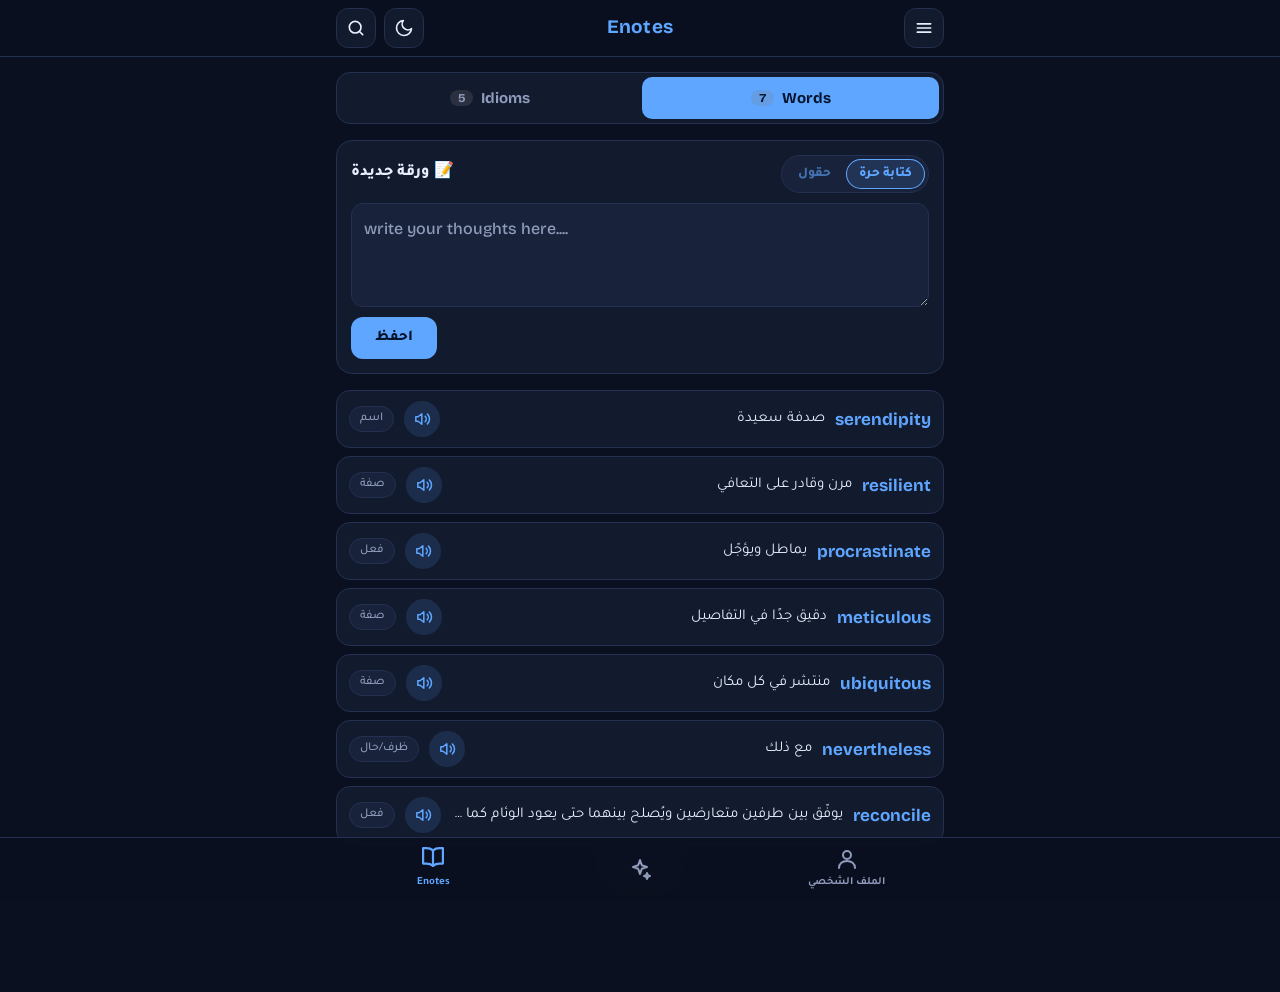
<file: index-11.html>
<!doctype html>
<html lang="ar">
<head>
<meta charset="utf-8">
<meta name="viewport" content="width=device-width,initial-scale=1,maximum-scale=1,user-scalable=no,viewport-fit=cover">
<meta name="theme-color" content="#0b1020">
<meta name="mobile-web-app-capable" content="yes">
<meta name="apple-mobile-web-app-capable" content="yes">
<meta name="apple-mobile-web-app-title" content="دفتر الكلمات">
<link rel="manifest" href="manifest.webmanifest">
<link rel="icon" href="icon.svg" type="image/svg+xml">
<link rel="icon" href="icon-192.png" sizes="192x192" type="image/png">
<link rel="apple-touch-icon" href="apple-touch-icon.png">
<style>:root{padding-top:env(safe-area-inset-top,0px);padding-bottom:env(safe-area-inset-bottom,0px)}body{margin:0}img{max-width:100%}[hidden]{display:none!important}</style>
<meta name="app-build" content="49a78ae03fe3">
<title>دفتر الكلمات اليومي</title>
<link rel="stylesheet" href="https://fonts.googleapis.com/css2?family=Bricolage+Grotesque:wght@500;700;800&family=Tajawal:wght@400;500;700;800&display=swap">
<style>
/* Layout: fixed top bar (search / theme on the left, menu on the right), one 640px column: tabs, new-sheet card, saved list. Tools open as bottom sheets. */
:root{
  --bg:#0b1020;
  --bar:rgba(11,16,32,.84);
  --surface:#121a2e;
  --surface-2:#18223a;
  --line:#243050;
  --fg:#e8eefc;
  --muted:#8e9bba;
  --accent:#5ea6ff;
  --accent-ink:#06142b;
  --accent-soft:rgba(94,166,255,.14);
  --good:#3ecf8e;
  --good-bg:rgba(62,207,142,.14);
  --bad:#ff6b7a;
  --bad-bg:rgba(255,107,122,.14);
  --overlay:rgba(4,8,18,.62);
  --mark-bg:#ffd93d;
  --mark-fg:#1b1500;
  --shadow:0 14px 34px rgba(0,0,0,.5);
  --font-ui:'Tajawal','Bricolage Grotesque',system-ui,sans-serif;
  --font-en:'Bricolage Grotesque','Tajawal',system-ui,sans-serif;
  color-scheme:dark;
}
:root[data-theme="light"]{
  --bg:#eff3fb;
  --bar:rgba(239,243,251,.88);
  --surface:#ffffff;
  --surface-2:#f2f5fc;
  --line:#d8e0f1;
  --fg:#0e1a33;
  --muted:#5b6988;
  --accent:#1c6ee0;
  --accent-ink:#ffffff;
  --accent-soft:rgba(28,110,224,.1);
  --good:#12805a;
  --good-bg:rgba(18,128,90,.12);
  --bad:#c9304a;
  --bad-bg:rgba(201,48,74,.1);
  --overlay:rgba(14,26,51,.38);
  --shadow:0 14px 32px rgba(20,40,90,.16);
  color-scheme:light;
}
*{box-sizing:border-box}
body{background:var(--bg);color:var(--fg);font:400 15px/1.6 var(--font-ui);-webkit-tap-highlight-color:transparent;transition:background .3s,color .3s}
button{font:inherit;color:inherit;cursor:pointer;border:0;background:none;padding:0}
button:focus-visible,.row:focus-visible,textarea:focus-visible,select:focus-visible{outline:2px solid var(--accent);outline-offset:2px}
h2{margin:0}

/* press animation */
@keyframes press{0%{transform:scale(1)}40%{transform:scale(.9)}100%{transform:scale(1)}}
.tap{animation:press .2s ease-out}

/* top bar */
.bar{position:fixed;top:0;left:0;right:0;z-index:30;padding-top:env(safe-area-inset-top,0px);background:var(--bar);-webkit-backdrop-filter:blur(14px);backdrop-filter:blur(14px);border-bottom:1px solid var(--line)}
.bar-in{position:relative;height:56px;max-width:640px;margin:0 auto;padding-inline:16px;display:flex;align-items:center}
.left{position:relative;z-index:1;flex:1;min-width:0;display:flex;align-items:center}
.ibtn{flex:none;width:40px;height:40px;border-radius:12px;background:var(--surface);border:1px solid var(--line);display:grid;place-items:center;font-size:18px;line-height:1;overflow:hidden;transition:background .2s,border-color .2s,width .3s cubic-bezier(.2,.8,.2,1),opacity .2s,margin .3s}
.ibtn:hover{border-color:var(--accent)}
.ibtn svg,.snd svg{display:block;width:20px;height:20px;fill:none;stroke:currentColor;stroke-width:2;stroke-linecap:round;stroke-linejoin:round}
.snd{color:var(--accent)}
.snd svg{width:18px;height:18px}
#btnSearch{margin-right:8px}
.bar.searching #btnSearch{background:var(--accent-soft);border-color:var(--accent)}
.bar.searching #btnTheme{width:0;opacity:0;border-width:0;pointer-events:none}
.sfield{flex:0 0 0;min-width:0;opacity:0;overflow:hidden;display:flex;align-items:center;gap:8px;pointer-events:none;transition:flex-grow .32s cubic-bezier(.2,.8,.2,1),opacity .22s}
.bar.searching .sfield{flex:1 1 0;opacity:1;pointer-events:auto}
.pill{flex:1;min-width:0;height:40px;padding-inline:12px;border-radius:12px;background:var(--surface);border:1px solid var(--line);display:flex;align-items:center;gap:8px;transition:border-color .2s}
.pill:focus-within{border-color:var(--accent)}
.pill input{flex:1;min-width:0;background:transparent;border:0;outline:0;color:var(--fg);font:500 16px var(--font-ui)}
.pill input::placeholder{color:var(--muted)}
.title{position:absolute;left:0;right:0;text-align:center;pointer-events:none;font-weight:800;font-size:17px;letter-spacing:.2px;transition:opacity .2s}
.title b{color:var(--accent);font-family:var(--font-en);font-size:19px}
.bar.searching .title{opacity:0}
.menu-anchor{position:relative;z-index:2;flex:none;margin-left:8px}
#btnMenu{font-size:20px}
.menu{position:absolute;top:calc(100% + 10px);right:0;width:min(268px,calc(100vw - 32px));direction:rtl;background:var(--surface);border:1px solid var(--line);border-radius:16px;padding:6px;box-shadow:var(--shadow);transform-origin:calc(100% - 20px) 0;opacity:0;visibility:hidden;transform:translateY(-12px) scale(.94);transition:opacity .2s ease,transform .28s cubic-bezier(.2,.9,.25,1.08),visibility 0s .28s}
.menu.open{opacity:1;visibility:visible;transform:none;transition-delay:0s}
.menu::before{content:'';position:absolute;top:-6px;right:14px;width:11px;height:11px;background:var(--surface);border-left:1px solid var(--line);border-top:1px solid var(--line);transform:rotate(45deg)}
@keyframes rise{from{opacity:0;transform:translateY(-6px)}to{opacity:1;transform:none}}
.menu.open .mitem{animation:rise .3s both}
.menu.open .mitem:nth-child(1){animation-delay:.04s}
.menu.open .mitem:nth-child(2){animation-delay:.08s}
.menu.open .mitem:nth-child(3){animation-delay:.12s}
.menu.open .mitem:nth-child(4){animation-delay:.16s}
.mitem{position:relative;display:flex;align-items:center;gap:12px;width:100%;padding:12px;border-radius:11px;text-align:start;font-weight:500;font-size:15px;transition:background .15s}
.mitem:hover,.mitem:focus-visible{background:var(--surface-2)}
.mitem .e{width:26px;display:grid;place-items:center;color:var(--accent)}
.mitem .e svg{width:22px;height:22px;fill:none;stroke:currentColor;stroke-width:2;stroke-linecap:round;stroke-linejoin:round}

/* page */
.wrap{max-width:640px;margin:0 auto;padding:72px 16px 48px;display:flex;flex-direction:column;gap:16px}
.tabs{display:grid;grid-template-columns:1fr 1fr;gap:4px;padding:4px;background:var(--surface);border:1px solid var(--line);border-radius:14px}
.tab{height:42px;border-radius:10px;font-weight:700;color:var(--muted);display:flex;align-items:center;justify-content:center;gap:8px;transition:background .2s,color .2s}
.tab[aria-selected="true"]{background:var(--accent);color:var(--accent-ink)}
.tab .lat{font-family:var(--font-en)}
.tab .n{font:700 12px var(--font-en);padding:1px 8px;border-radius:99px;background:rgba(127,127,127,.22);font-variant-numeric:tabular-nums}
.card{background:var(--surface);border:1px solid var(--line);border-radius:16px;padding:14px}
.card h2{font-size:16px;font-weight:800}
.chead{display:flex;align-items:center;justify-content:space-between;gap:10px;margin-bottom:10px}
.mini{display:flex;gap:2px;padding:3px;background:var(--surface-2);border:1px solid var(--line);border-radius:99px}
.mini button{height:30px;padding:0 13px;display:inline-flex;align-items:center;justify-content:center;line-height:1;border-radius:99px;font-size:13.5px;font-weight:800;color:var(--accent);opacity:.6;transition:background .2s,opacity .2s,transform .12s}
.mini button>span{display:block;transform:translateY(1px)}
.mini button:active{transform:scale(.94)}
.mini button[aria-selected="true"]{background:var(--accent-soft);box-shadow:inset 0 0 0 1px var(--accent);opacity:1}
textarea{display:block;width:100%;min-height:104px;resize:vertical;background:var(--surface-2);border:1px solid var(--line);border-radius:12px;padding:12px;color:var(--fg);font:500 16px/1.6 var(--font-en)}
textarea{unicode-bidi:plaintext}
textarea::placeholder{color:var(--muted)}
.ff{display:flex;flex-direction:column;gap:12px}
.ff label{display:block;font-size:12px;color:var(--muted);margin-bottom:4px}
.ff input{display:block;width:100%;height:46px;background:var(--surface-2);border:1px solid var(--line);border-radius:12px;padding:0 12px;color:var(--fg);font:500 16px/1.4 var(--font-ui)}
.ff input::placeholder{color:var(--muted)}
.ff input:focus-visible{outline:2px solid var(--accent);outline-offset:2px}
.ff textarea{min-height:76px}
.ver{text-align:center;font:600 12px var(--font-en);color:var(--muted);direction:ltr;padding:4px 0 0;opacity:.8}
.foot{display:flex;align-items:center;gap:12px;margin-top:10px}
.hint{flex:1;min-width:0;font-size:12px;line-height:1.5;color:var(--muted)}
.hint.err{color:var(--bad)}
.hint code{font-family:var(--font-en);direction:ltr;unicode-bidi:isolate;color:var(--fg)}
.save{flex:none;height:42px;padding-inline:24px;border-radius:12px;background:var(--accent);color:var(--accent-ink);font-weight:800}

/* list */
#list{list-style:none;margin:0;padding:0;display:flex;flex-direction:column;gap:8px}
.item{background:var(--surface);border:1px solid var(--line);border-radius:14px;overflow:hidden;transition:border-color .2s}
.item.open{border-color:var(--accent)}
.row{display:flex;align-items:center;gap:10px;padding:10px 12px;cursor:pointer;min-height:56px}
.en{flex:0 1 auto;min-width:0;max-width:46%;direction:ltr;unicode-bidi:isolate;font:700 17px var(--font-en);color:var(--accent);overflow:hidden;text-overflow:ellipsis;white-space:nowrap}
.ar{flex:1 1 0;min-width:0;overflow:hidden;text-overflow:ellipsis;white-space:nowrap}
.snd{flex:none;width:36px;height:36px;border-radius:50%;background:var(--accent-soft);display:grid;place-items:center;font-size:16px}
.cat{flex:none;max-width:76px;overflow:hidden;text-overflow:ellipsis;white-space:nowrap;font-size:12px;font-weight:500;color:var(--muted);background:var(--surface-2);border:1px solid var(--line);padding:2px 10px;border-radius:99px}
.detail{display:grid;grid-template-rows:0fr;transition:grid-template-rows .3s ease}
.item.open .detail{grid-template-rows:1fr}
.detail-in{overflow:hidden;min-height:0}
.detail-pad{display:flex;flex-direction:column;gap:12px;padding:12px 14px 14px;border-top:1px solid var(--line)}
.d-top{display:flex;align-items:center;justify-content:space-between;gap:10px;flex-wrap:wrap}
.d-word{direction:ltr;unicode-bidi:isolate;font:800 24px/1.2 var(--font-en);color:var(--accent);overflow-wrap:anywhere;min-width:0}
.d-play{display:flex;gap:8px;flex-wrap:wrap}
.pbtn{height:36px;padding-inline:12px;border-radius:10px;background:var(--surface-2);border:1px solid var(--line);font-size:13px;font-weight:700}
.lbl{font-size:12px;color:var(--muted);margin-bottom:2px}
.val{overflow-wrap:anywhere}
.val.note{padding:10px 12px;background:var(--surface-2);border-radius:10px;font-family:var(--font-en)}
.nl{white-space:pre-wrap;overflow-wrap:anywhere;text-align:start;line-height:1.8}
.nl.sp{height:.6em}
.val.ph{direction:ltr;unicode-bidi:isolate;text-align:right;font-family:var(--font-en)}
.val.none{color:var(--muted)}
.nedit{display:flex;flex-direction:column;gap:8px}
.ne-ph{width:100%;height:42px;padding-inline:12px;border-radius:12px;background:var(--surface-2);border:1px solid var(--line);color:var(--fg);font:500 16px var(--font-en)}
.ne-ph::placeholder{color:var(--muted)}
.ne-ph:focus-visible{outline:2px solid var(--accent);outline-offset:2px}
.save.sm{height:38px;padding-inline:16px}
.menu.open .mitem:nth-child(5){animation-delay:.2s}
.menu.open .mitem:nth-child(6){animation-delay:.24s}
.menu.open .mitem:nth-child(7){animation-delay:.28s}
.menu.open .mitem:nth-child(8){animation-delay:.32s}
.menu.open .mitem:nth-child(9){animation-delay:.36s}
.menu.open .mitem:nth-child(10){animation-delay:.4s}
.menu.open .mitem:nth-child(11){animation-delay:.44s}
.menu.open .mitem:nth-child(12){animation-delay:.48s}
.gbtn{display:flex;align-items:center;justify-content:center;gap:10px;background:#ffffff;color:#1f1f1f;border:1px solid #dadce0}
.gbtn svg{width:20px;height:20px;flex:none}
html,body{touch-action:pan-x pan-y;-webkit-text-size-adjust:100%}
html{overscroll-behavior:none}
.meta{display:flex;flex-wrap:wrap;gap:6px 16px;font-size:12px;color:var(--muted)}
.exnote{font-size:12px;color:var(--muted)}
.mbadge{margin-inline-start:auto;min-width:22px;height:22px;padding:0 7px;border-radius:99px;background:var(--accent);color:var(--accent-ink);font:800 12px/22px var(--font-en);text-align:center}
.mbadge[hidden]{display:none}
.srt{font-weight:800;font-size:18px;text-align:center}
.srcard{display:flex;flex-direction:column;align-items:center;gap:10px;text-align:center;padding:22px 14px}
.srw{font:800 34px/1.2 var(--font-en);color:var(--accent);overflow-wrap:anywhere}
.srp{font:500 15px var(--font-en);color:var(--muted)}
.sra{font:800 24px/1.5 var(--font-ui)}
.srcard hr{align-self:stretch;border:0;border-top:1px solid var(--line);margin:4px 0}
.srbtns{display:grid;grid-template-columns:1fr 1fr;gap:10px}
.srbtns .sbtn{height:50px;justify-content:center;font-size:15px}
.srbtns .sbtn.good{background:var(--good-bg);border-color:var(--good);color:var(--good)}
/* bottom tab bar */
.wrap[hidden],.tabbar[hidden]{display:none!important}
.tabbar{position:fixed;left:0;right:0;bottom:0;z-index:30;padding-bottom:env(safe-area-inset-bottom,0px);background:var(--bar);-webkit-backdrop-filter:blur(14px);backdrop-filter:blur(14px);border-top:1px solid var(--line);transition:transform .42s cubic-bezier(.2,.8,.2,1),opacity .3s}
.tabbar.hide{transform:translateY(calc(100% + 34px));opacity:0;pointer-events:none}
.tb-in{max-width:640px;margin:0 auto;height:62px;display:grid;grid-template-columns:1fr 1fr 1fr;align-items:center;padding-inline:10px}
.tb{display:flex;flex-direction:column;align-items:center;justify-content:center;gap:3px;height:100%;color:var(--muted);font-size:11px;font-weight:700;transition:color .2s}
.tb svg{width:24px;height:24px;fill:none;stroke:currentColor;stroke-width:2;stroke-linecap:round;stroke-linejoin:round;transition:transform .25s cubic-bezier(.2,.8,.2,1)}
.tb[aria-current="page"]{color:var(--accent)}
.tb[aria-current="page"] svg{transform:translateY(-2px) scale(1.1)}
.wrap{padding-bottom:calc(112px + env(safe-area-inset-bottom,0px))}
.toast{bottom:calc(92px + env(safe-area-inset-bottom,0px))!important}
#app[dir="ltr"] .menu{direction:ltr}
.pgin{animation:paneIn .35s ease both}
/* profile */
.phero{display:flex;align-items:center;gap:14px;background:var(--surface);border:1px solid var(--line);border-radius:18px;padding:16px}
.pav{flex:none;width:58px;height:58px;border-radius:50%;display:grid;place-items:center;background:var(--accent-soft);color:var(--accent);border:1.5px solid var(--accent)}
.pav{position:relative;overflow:visible}
.pav>svg{width:28px;height:28px;fill:none;stroke:currentColor;stroke-width:2;stroke-linecap:round;stroke-linejoin:round}
.pav>svg[viewBox="0 0 96 96"]{width:100%;height:100%;fill:initial;stroke:none;border-radius:50%}
.pav>img{width:100%;height:100%;object-fit:cover;border-radius:50%}
.pedit{position:absolute;right:-2px;bottom:-2px;width:22px;height:22px;border-radius:50%;background:var(--accent);color:var(--accent-ink);display:grid;place-items:center;border:2px solid var(--surface)}
.pedit svg{width:12px;height:12px;fill:none;stroke:currentColor;stroke-width:2.4;stroke-linecap:round;stroke-linejoin:round}
.avbig{width:112px;height:112px;margin:0 auto}
.avbig>svg:not([viewBox="0 0 96 96"]){width:52px;height:52px}
.avgrid{display:grid;grid-template-columns:repeat(4,1fr);gap:10px}
.avp{aspect-ratio:1;border-radius:50%;border:2px solid var(--line);padding:0;overflow:hidden;background:var(--surface);transition:transform .2s,border-color .2s}
.avp svg{display:block;width:100%;height:100%}
.avp[aria-pressed="true"]{border-color:var(--accent);box-shadow:0 0 0 3px var(--accent-soft)}
.avp:active{transform:scale(.92)}
.pwho{flex:1;min-width:0}
.pname{font-weight:800;font-size:17px;overflow-wrap:anywhere}
.psub{font-size:12px;color:var(--muted);overflow-wrap:anywhere}
.plv{flex:none;text-align:center;background:var(--accent);color:var(--accent-ink);border-radius:14px;padding:7px 12px;min-width:62px}
.plv b{display:block;font:800 22px/1 var(--font-en)}
.plv span{font-size:10px;font-weight:700}
.pxp{background:var(--surface);border:1px solid var(--line);border-radius:16px;padding:14px;display:flex;flex-direction:column;gap:9px}
.pxh{display:flex;align-items:center;justify-content:space-between;gap:8px;font-weight:800}
.pxh .t{display:flex;align-items:center;gap:8px}
.pxh .t svg{width:20px;height:20px;fill:#ffb020;stroke:#ffb020;stroke-width:1.5;stroke-linejoin:round}
.xn{font:800 15px var(--font-en);color:var(--accent);direction:ltr}
.xbar{height:10px;border-radius:99px;background:var(--surface-2);overflow:hidden;border:1px solid var(--line)}
.xbar i{display:block;height:100%;border-radius:99px;background:linear-gradient(90deg,var(--accent),#8b7bff)}
.pgin .xbar i{animation:xfill 1s cubic-bezier(.2,.8,.2,1)}
@keyframes xfill{from{width:0!important}}
.pic{width:34px;height:34px;border-radius:11px;display:grid;place-items:center;background:var(--accent-soft);color:var(--accent);flex:none}
.pic svg{width:19px;height:19px;fill:none;stroke:currentColor;stroke-width:2;stroke-linecap:round;stroke-linejoin:round}
.pbd{display:flex;flex-direction:column;gap:16px}
.psec{background:var(--surface);border:1px solid var(--line);border-radius:16px;overflow:hidden}
.phd{width:100%;display:flex;align-items:center;gap:12px;padding:12px 14px;font-weight:800;font-size:15px;text-align:start}
.phd .pt{flex:1}
.chev{width:20px;height:20px;flex:none;fill:none;stroke:var(--muted);stroke-width:2;stroke-linecap:round;stroke-linejoin:round;transition:transform .3s}
.psec.open .chev{transform:rotate(180deg)}
.pcol{display:grid;grid-template-rows:0fr;transition:grid-template-rows .35s cubic-bezier(.2,.8,.2,1)}
.psec.open .pcol{grid-template-rows:1fr}
.pcol>.pbd{min-height:0;overflow:hidden;visibility:hidden;padding:0 14px;transition:visibility .35s,padding .35s}
.psec.open .pcol>.pbd{visibility:visible;padding:4px 14px 16px}

.del{align-self:flex-start;height:36px;padding-inline:14px;border-radius:10px;border:1px solid var(--line);color:var(--bad);font-size:13px;font-weight:700}
.empty{padding:28px 16px;text-align:center;color:var(--muted);background:var(--surface);border:1px dashed var(--line);border-radius:14px}

.catedit{display:flex;flex-direction:column;align-items:flex-start}
.catopts{display:flex;flex-wrap:wrap;gap:6px}
.copt{height:34px;padding-inline:14px;border-radius:99px;border:1px solid var(--line);background:var(--surface-2);font-size:13px;font-weight:700}
.copt[aria-pressed="true"]{border-color:var(--accent);background:var(--accent-soft);color:var(--accent)}
.m-cat{color:var(--fg);font-weight:700}

#btnSearch svg{grid-area:1/1;transition:transform .32s cubic-bezier(.2,.8,.2,1),opacity .2s}
#btnSearch .i-x{opacity:0;transform:rotate(-90deg) scale(.5)}
.bar.searching #btnSearch .i-search{opacity:0;transform:rotate(90deg) scale(.5)}
.bar.searching #btnSearch .i-x{opacity:1;transform:none}
mark{background:var(--mark-bg);color:var(--mark-fg);border-radius:3px;padding:0 1px}
.acts{display:flex;flex-wrap:wrap;gap:8px}

/* flashcards */
.fc-meta{display:flex;align-items:center;justify-content:space-between;gap:10px;font-size:13px;color:var(--muted)}
.fc-scene{perspective:1100px}
.fc-scene.slide{animation:fcin .28s ease-out}
@keyframes fcin{from{opacity:0;transform:translateX(var(--dx,0))}to{opacity:1;transform:none}}
.fc-card{position:relative;height:280px;cursor:pointer;transform-style:preserve-3d;transition:transform .65s cubic-bezier(.3,.8,.2,1)}
.fc-card.noanim{transition:none}
.fc-scene.flipped .fc-card{transform:rotateY(180deg)}
.fc-face{position:absolute;inset:0;display:flex;flex-direction:column;padding:18px;overflow:auto;background:var(--surface);border:1px solid var(--line);border-radius:20px;box-shadow:var(--shadow);backface-visibility:hidden;-webkit-backface-visibility:hidden}
.fc-back{transform:rotateY(180deg);border-color:var(--accent)}
.fc-c{margin-block:auto;display:flex;flex-direction:column;align-items:center;gap:12px;text-align:center;min-width:0;width:100%}
.fc-word{direction:ltr;unicode-bidi:isolate;font:800 34px/1.2 var(--font-en);color:var(--accent);overflow-wrap:anywhere}
.fc-sm{direction:ltr;unicode-bidi:isolate;font:700 15px var(--font-en);color:var(--accent);overflow-wrap:anywhere}
.fc-ar{font-size:26px;font-weight:800;line-height:1.4;overflow-wrap:anywhere}
.fc-tip{font-size:12px;color:var(--muted)}
.fc-info{display:flex;flex-direction:column;align-items:center;gap:10px;width:100%}
.fc-info .val.note{width:100%;text-align:start}
.fc-snd{position:absolute;top:10px;left:10px;width:36px;height:36px;border-radius:50%}
.fc-ctl{display:flex;gap:8px}
.fbtn{flex:none;height:40px;padding-inline:14px;border-radius:12px;border:1px solid var(--line);background:var(--surface);font-size:13px;font-weight:700;display:inline-flex;align-items:center;justify-content:center;gap:6px}
.fbtn svg{width:16px;height:16px;fill:none;stroke:currentColor;stroke-width:2.2;stroke-linecap:round;stroke-linejoin:round}
.fbtn.main{flex:1;min-width:0;background:var(--accent-soft);border-color:var(--accent);color:var(--accent)}
.fbtn:disabled{opacity:.4;cursor:default}

/* sheets */
.scrim{position:fixed;inset:0;z-index:40;background:var(--overlay);opacity:0;transition:opacity .25s}
.scrim.open{opacity:1}
.sheet{position:fixed;z-index:41;left:50%;bottom:0;width:min(640px,100%);max-height:88vh;display:flex;flex-direction:column;background:var(--bg);border:1px solid var(--line);border-bottom:0;border-radius:22px 22px 0 0;padding-bottom:env(safe-area-inset-bottom,0px);transform:translate(-50%,102%);transition:transform .34s cubic-bezier(.2,.85,.25,1)}
.sheet.open{transform:translate(-50%,0)}
.sheet-head{display:flex;align-items:center;justify-content:space-between;gap:12px;padding:14px 16px;border-bottom:1px solid var(--line)}
.sheet-head h2{font-size:18px;font-weight:800}
.sheet-body{overflow:auto;padding:16px;display:flex;flex-direction:column;gap:16px}
@keyframes liIn{from{opacity:0;transform:translateY(8px)}to{opacity:1;transform:none}}
@keyframes paneIn{from{opacity:0;transform:translateY(5px)}to{opacity:1;transform:none}}
#list.enter .item{animation:liIn .38s cubic-bezier(.2,.8,.2,1) both}
#list.enter .item:nth-child(2){animation-delay:.04s}#list.enter .item:nth-child(3){animation-delay:.08s}#list.enter .item:nth-child(4){animation-delay:.12s}#list.enter .item:nth-child(5){animation-delay:.16s}#list.enter .item:nth-child(6){animation-delay:.2s}#list.enter .item:nth-child(n+7){animation-delay:.24s}
.pane-in{animation:paneIn .28s ease both}
.sheet-body.swap>*{animation:paneIn .3s ease both}
.wscene{perspective:1200px}
.wcard{display:grid;transform-style:preserve-3d;transition:transform .8s cubic-bezier(.3,.7,.2,1)}
.wscene.flipped .wcard{transform:rotateY(180deg)}
.wscene.nofx .wcard{transition:none}
.wface{grid-area:1/1;backface-visibility:hidden;-webkit-backface-visibility:hidden;border-radius:22px;padding:22px 18px;min-height:360px;display:flex;flex-direction:column;align-items:center;justify-content:center;gap:12px;text-align:center}
.wback{background:radial-gradient(circle at 30% 20%,rgba(94,166,255,.35),transparent 55%),linear-gradient(160deg,var(--surface-2),var(--surface));border:1px solid var(--accent);cursor:pointer;width:100%;color:var(--fg)}
.wback .gift{font-size:64px;line-height:1;animation:wfloat 2.6s ease-in-out infinite}
.wback h3{font-size:20px;font-weight:800}
.wback p{font-size:13.5px;color:var(--muted);line-height:1.7;max-width:260px}
.wback .go{margin-top:6px;padding:10px 26px;border-radius:99px;background:var(--accent);color:var(--accent-ink);font-weight:800}
@keyframes wfloat{0%,100%{transform:translateY(0)}50%{transform:translateY(-8px)}}
.wfront{transform:rotateY(180deg);background:var(--surface);border:1px solid var(--line);justify-content:flex-start;gap:10px}
.wfront .day{font-size:12px;font-weight:700;color:var(--accent);letter-spacing:.3px}
.wfront .big{font:800 38px/1.15 var(--font-en);color:var(--fg);direction:ltr;overflow-wrap:anywhere;margin-top:4px}
.wfront .sayb{width:48px;height:48px;border-radius:50%;background:var(--accent);color:var(--accent-ink);display:inline-flex;align-items:center;justify-content:center}
.wfront .sayb svg{width:22px;height:22px;stroke:currentColor;fill:none;stroke-width:2;stroke-linecap:round;stroke-linejoin:round}
.wfront .phs{font-family:var(--font-en);direction:ltr;color:var(--muted);font-size:15px}
.wfront hr{width:56px;border:0;height:3px;border-radius:3px;background:var(--accent-soft);margin:4px 0}
.wfront .arb{font-size:24px;font-weight:800;line-height:1.5}
.wfront .nt{font-size:13.5px;color:var(--muted);line-height:1.7;max-height:150px;overflow:auto;width:100%;text-align:start}
.wfront .chips2{display:flex;flex-wrap:wrap;gap:6px;justify-content:center;margin-top:auto}
.wfront .chips2 span{font-size:12px;padding:3px 12px;border-radius:99px;background:var(--surface-2);border:1px solid var(--line);color:var(--muted)}
.wfront .chips2 .old{color:#eab308;border-color:rgba(234,179,8,.4)}
.btn-main.nextb{position:sticky;bottom:calc(10px + env(safe-area-inset-bottom,0px));height:56px;font-size:17px;border-radius:16px;box-shadow:0 6px 22px rgba(0,0,0,.45);animation:paneIn .25s ease both;margin-top:4px}
.dict{display:flex;flex-direction:column;gap:8px}
.dict input{display:block;width:100%;height:50px;background:var(--surface-2);border:1px solid var(--line);border-radius:12px;padding:0 14px;color:var(--fg);font:600 18px var(--font-en);direction:ltr;text-align:center}
.dict input:focus-visible{outline:2px solid var(--accent);outline-offset:2px}
.dict input:disabled{opacity:.7}
.dres{min-height:22px;font-size:14px;line-height:1.7;text-align:center}
.dres.ok{color:var(--good)}.dres.bad{color:var(--bad)}.dres.warn{color:#eab308}
.dres mark.miss{background:#eab308;color:#1b1500;border-radius:4px;padding:0 3px}
.dres b{font-family:var(--font-en);direction:ltr;unicode-bidi:isolate}
.fc-word.arm{font:800 28px/1.4 var(--font-ui);color:var(--fg);direction:rtl}
.trow{display:flex;flex-direction:column;gap:6px}
.trw{display:flex;align-items:baseline;justify-content:space-between;gap:10px}
.trw b{font:800 17px var(--font-en);color:var(--accent);direction:ltr}
.trw span{color:var(--muted);font-size:14px;overflow:hidden;text-overflow:ellipsis;white-space:nowrap}
.streak{display:flex;align-items:center;gap:14px;background:linear-gradient(135deg,rgba(255,138,43,.16),rgba(255,138,43,.04));border:1px solid rgba(255,138,43,.35);border-radius:16px;padding:14px}
.streak .fire{font-size:40px;line-height:1;filter:drop-shadow(0 2px 8px rgba(255,120,30,.45))}
.streak .fire.off{filter:grayscale(1) opacity(.5);animation:none}
.streak .fire[data-act]{cursor:pointer;-webkit-user-select:none;user-select:none}
.streak .fire[data-act].rekindle{transform-origin:50% 90%;animation:fireRe .85s cubic-bezier(.2,1.2,.4,1) both}
@keyframes fireRe{0%{transform:scale(.55) rotate(-8deg);filter:brightness(1.9) drop-shadow(0 0 0 rgba(255,140,40,0))}45%{transform:scale(1.22) rotate(4deg);filter:brightness(1.35) drop-shadow(0 0 16px rgba(255,150,50,.9))}70%{transform:scale(.97) rotate(-2deg)}100%{transform:none;filter:drop-shadow(0 2px 8px rgba(255,120,30,.45))}}
.streak.ignite{animation:strkGlow 1.6s ease-out}
.streak.ignite .fire{transform-origin:50% 90%;animation:fireIn 1s cubic-bezier(.2,1.4,.4,1) both,fireFlick 1.1s ease-in-out 1s 2}
.streak.ignite .sn b{display:inline-block;animation:numPop .6s cubic-bezier(.2,1.5,.4,1) .45s both}
@keyframes fireIn{0%{transform:scale(0) translateY(14px) rotate(-14deg);opacity:0;filter:drop-shadow(0 0 0 rgba(255,120,30,0)) brightness(2)}55%{transform:scale(1.5) translateY(-4px) rotate(7deg);opacity:1;filter:drop-shadow(0 0 22px rgba(255,140,40,.95)) brightness(1.4)}100%{transform:none;opacity:1;filter:drop-shadow(0 2px 8px rgba(255,120,30,.45))}}
@keyframes fireFlick{0%,100%{transform:scale(1) rotate(0)}30%{transform:scale(1.08,1.14) rotate(-3deg)}65%{transform:scale(.97,1.05) rotate(3deg)}}
@keyframes numPop{0%{transform:scale(.4);opacity:0}100%{transform:scale(1);opacity:1}}
@keyframes strkGlow{0%{box-shadow:0 0 0 0 rgba(255,138,43,0)}35%{box-shadow:0 0 28px 2px rgba(255,138,43,.45)}100%{box-shadow:0 0 0 0 rgba(255,138,43,0)}}
.streak .sn b{font:800 30px/1 var(--font-en);color:#ff9a3c}
.streak .sn span{font-size:13px;color:var(--muted);margin-inline-start:6px}
.streak .sm{font-size:12px;color:var(--muted);margin-top:4px;line-height:1.5}
.sdots{display:flex;gap:5px;margin-top:8px}
.sdots i{width:20px;height:20px;border-radius:7px;background:var(--surface-2);border:1px solid var(--line);font:700 10px/18px var(--font-en);text-align:center;color:var(--muted);font-style:normal}
.sdots i.on{background:#ff9a3c;border-color:#ff9a3c;color:#2a1300}
.alertc{background:rgba(234,179,8,.1);border:1px solid rgba(234,179,8,.4);border-radius:16px;padding:14px;display:flex;flex-direction:column;gap:10px}
.alertc h4{font-size:15px;font-weight:800;margin:0}
.alertc p{font-size:13.5px;line-height:1.7;color:var(--fg);margin:0}
.stale{flex:none;font-size:11px;font-weight:700;color:#eab308;background:rgba(234,179,8,.12);border:1px solid rgba(234,179,8,.35);padding:1px 8px;border-radius:99px;white-space:nowrap}
.mbar{display:flex;height:12px;border-radius:99px;overflow:hidden;background:var(--surface-2)}
.mbar i{display:block;height:100%}
.lgd{display:flex;flex-wrap:wrap;gap:4px 10px;font-size:11.5px;color:var(--muted)}
.lgd span{display:inline-flex;align-items:center;gap:4px}
.lgd i{width:10px;height:10px;border-radius:50%;display:inline-block}
.mtabs{align-self:flex-start}
#gcv{display:block;width:100%;height:440px;touch-action:none;background:var(--surface);border:1px solid var(--line);border-radius:14px;cursor:grab}
.gstat{min-height:16px;font-size:12px;color:var(--muted)}
.le{display:inline-block;width:18px;height:0;border-top:2px solid var(--accent);vertical-align:middle;margin-inline-end:4px;text-decoration:none}
.le.s{border-top-style:dashed}.le.f{border-top:2px dashed #a78bfa}.le.a{border-top:2px dotted #22d3ee}.le.b{border-top:3px solid #fbbf24}
.gnb{display:flex;flex-wrap:wrap;align-items:center;gap:6px;margin-top:8px}
.gnb span{font-size:12px;color:var(--muted)}
.gnb .pbtn{height:30px;padding-inline:10px;display:inline-flex;align-items:center;gap:6px;font-family:var(--font-en);direction:ltr}
.gnb .pbtn i{width:9px;height:9px;border-radius:50%;display:inline-block}
.ginfo{min-height:44px;font-size:13.5px;line-height:1.7;color:var(--muted)}
.ginfo .g-en{font:800 16px var(--font-en);color:var(--accent);direction:ltr;display:inline-block}
.famsel{display:flex;gap:6px;flex-wrap:wrap;margin-bottom:8px}.famsel .pbtn{direction:ltr}.famsel .pbtn.on{background:var(--accent);color:var(--accent-ink);border-color:transparent}.famsel small{opacity:.7;margin-inline-start:3px}
.famwrap{background:radial-gradient(circle at 50% 50%,rgba(99,140,255,.14),transparent 70%),var(--surface-2);border:1px solid var(--line);border-radius:18px;padding:4px;margin-bottom:10px}
.famsvg{width:100%;height:auto;display:block;max-height:430px}
.fe{stroke:var(--accent);stroke-width:1.6;stroke-dasharray:5 6;opacity:.75;animation:fflow 1.4s linear infinite}
@keyframes fflow{to{stroke-dashoffset:-22}}
.fr{fill:none;stroke:var(--line);stroke-dasharray:2 7;opacity:.6}
.fglow{fill:var(--accent);opacity:.16;animation:fpulse 2.6s ease-in-out infinite;transform-origin:180px 180px}
@keyframes fpulse{50%{transform:scale(1.5);opacity:.04}}
.fn{cursor:pointer}.fn rect{fill:var(--surface);stroke:var(--line);stroke-width:1.2;transition:stroke .2s}
.fn text{fill:var(--fg);font:700 13px var(--font-en);direction:ltr}
.fn.sel rect{stroke:var(--accent);stroke-width:2.4}.fn:active rect{stroke:var(--accent)}
.fcmp{display:grid;grid-template-columns:1fr;gap:8px;margin-bottom:8px}.fcmp.two{grid-template-columns:1fr 1fr}
.fcol{background:var(--surface-2);border:1px solid var(--line);border-radius:14px;padding:10px;display:flex;flex-direction:column;gap:5px;min-width:0}
.fcw{font:800 17px var(--font-en);direction:ltr;text-align:start}.fcp{font:500 12px var(--font-en);color:var(--muted);direction:ltr}.fcm{font-weight:700}
.fcl{font-size:12px;color:var(--muted);display:flex;align-items:center;gap:6px}.fcl i{width:9px;height:9px;border-radius:50%}
.fcn{font-size:13px;overflow-wrap:anywhere}.fcn.dim{color:var(--muted)}.fcb{display:flex;gap:6px;flex-wrap:wrap}
.ftree{margin:0;padding:0;list-style:none}
.ftree ul{list-style:none;margin:2px 0 0;padding-inline-start:18px;border-inline-start:2px solid var(--line)}
.ftree li{padding:3px 0 3px 0;position:relative}
.fnode{display:inline-flex;align-items:center;gap:7px;padding:4px 12px;border-radius:99px;background:var(--surface-2);border:1px solid var(--line);font:700 14px var(--font-en);direction:ltr;cursor:pointer}
.fnode i{width:9px;height:9px;border-radius:50%;display:inline-block}
.fnode small{font:500 12px var(--font-ui);color:var(--muted);direction:rtl}
.lk-w{display:flex;align-items:center;justify-content:center;gap:12px;margin:6px 0 10px;flex-wrap:wrap}
.lk-w b{font:800 20px var(--font-en);color:var(--accent);direction:ltr}
.lk-w span{color:var(--muted);font-weight:800}
.lk-m{text-align:center;font-size:12px;color:var(--muted);margin-bottom:10px}
.lkiss{display:flex;flex-direction:column;gap:8px;margin-top:10px}
.iss{background:var(--bad-bg);border:1px solid var(--bad);border-radius:12px;padding:10px 12px;font-size:13px;line-height:1.6}
.iss b{display:block;direction:ltr;text-align:left;font-weight:700;color:var(--bad)}
.iss .ctx{direction:ltr;text-align:left;font:500 14px var(--font-en);margin-top:4px}
.iss .ctx mark{background:var(--bad);color:#fff;border-radius:4px;padding:0 2px}
.iss .sug{direction:ltr;text-align:left;color:var(--muted);font-size:12.5px;margin-top:2px}
.bsl{display:flex;flex-direction:column;gap:8px}
.bsent{background:var(--surface);border:1px solid var(--line);border-radius:14px;padding:11px 12px;display:flex;flex-direction:column;gap:6px}
.bsent .bw{display:flex;align-items:center;gap:8px;font:800 14px var(--font-en);direction:ltr;color:var(--accent)}
.bsent .bw span{color:#fbbf24}
.bsent .btx{direction:ltr;text-align:left;font:500 15px/1.6 var(--font-en)}
.bsent .bm{display:flex;align-items:center;gap:8px;font-size:11.5px;color:var(--muted)}
.bsent .bm .ibtn{width:30px;height:30px;border-radius:9px;margin-inline-start:auto}
.bsent .bm .ibtn svg{width:16px;height:16px}
.bsent .vf{color:var(--good)}.bsent .nv{color:#eab308}
.sec-t{font-size:13px;font-weight:700;color:var(--muted);margin-bottom:8px}
.tiles{display:grid;grid-template-columns:repeat(auto-fit,minmax(96px,1fr));gap:8px}
.tile{background:var(--surface);border:1px solid var(--line);border-radius:14px;padding:12px}
.tile b{display:block;font:800 28px/1.1 var(--font-en);font-variant-numeric:tabular-nums}
.tile span{font-size:12px;color:var(--muted)}
.cols{display:grid;grid-template-columns:repeat(7,1fr);gap:6px;height:128px;padding:12px 8px 8px;background:var(--surface);border:1px solid var(--line);border-radius:14px}
.col{min-width:0;display:flex;flex-direction:column;align-items:center;justify-content:flex-end;gap:4px}
.col .v{font:700 11px var(--font-en);color:var(--muted);height:14px}
.col .b{width:100%;max-width:26px;border-radius:6px 6px 3px 3px;background:var(--accent);min-height:3px}
.col .b.z{background:var(--line)}
.col .d{max-width:100%;font-size:10px;color:var(--muted);white-space:nowrap;overflow:hidden;text-overflow:ellipsis}
.catrow{display:flex;align-items:center;gap:10px;margin-bottom:8px}
.catrow .nm{flex:0 0 76px;min-width:0;font-size:13px;overflow:hidden;text-overflow:ellipsis;white-space:nowrap}
.catrow .tr{flex:1;min-width:0;height:8px;border-radius:99px;background:var(--surface-2);overflow:hidden}
.catrow .tr i{display:block;height:100%;background:var(--accent);border-radius:99px}
.catrow .ct{flex:none;width:24px;text-align:end;font:700 12px var(--font-en);color:var(--muted)}
.group{background:var(--surface);border:1px solid var(--line);border-radius:14px;padding:12px}
.group h3{margin:0 0 8px;font-size:14px;font-weight:700;display:flex;justify-content:space-between;gap:8px}
.group h3 span{color:var(--muted);font:700 12px var(--font-en)}
.chips{display:flex;flex-wrap:wrap;gap:6px}
.chip{max-width:100%;direction:ltr;padding:4px 12px;border-radius:99px;background:var(--accent-soft);color:var(--accent);font:700 14px var(--font-en);overflow:hidden;text-overflow:ellipsis;white-space:nowrap}
.q-prog{height:6px;border-radius:99px;background:var(--surface-2);overflow:hidden}
.q-prog i{display:block;height:100%;background:var(--accent);transition:width .3s}
.q-meta{display:flex;justify-content:space-between;font-size:13px;color:var(--muted)}
.q-word{display:flex;align-items:center;justify-content:center;gap:12px;padding:20px 12px;background:var(--surface);border:1px solid var(--line);border-radius:16px}
.q-word b{direction:ltr;unicode-bidi:isolate;font:800 30px/1.2 var(--font-en);color:var(--accent);overflow-wrap:anywhere;text-align:center;min-width:0}
.opts{display:flex;flex-direction:column;gap:8px}
.opt{width:100%;text-align:start;padding:13px 14px;border-radius:12px;border:1px solid var(--line);background:var(--surface);font-weight:500;overflow-wrap:anywhere}
.opt.right{border-color:var(--good);background:var(--good-bg)}
.opt.wrong{border-color:var(--bad);background:var(--bad-bg)}
.btn-main{align-self:stretch;height:46px;border-radius:12px;background:var(--accent);color:var(--accent-ink);font-weight:800}
.result{text-align:center;padding:24px 12px;background:var(--surface);border:1px solid var(--line);border-radius:16px}
.result b{display:block;font:800 44px/1.1 var(--font-en)}
.seg{display:flex;flex-wrap:wrap;gap:8px}
.sbtn{height:40px;padding-inline:14px;border-radius:12px;border:1px solid var(--line);background:var(--surface);font-weight:700;font-size:14px;display:inline-flex;align-items:center;gap:8px}
.sbtn[aria-pressed="true"]{border-color:var(--accent);background:var(--accent-soft);color:var(--accent)}
.sbtn small{font-size:11px;font-weight:500;color:var(--muted)}
select{width:100%;height:44px;padding-inline:12px;border-radius:12px;background:var(--surface);border:1px solid var(--line);color:var(--fg);font:500 16px var(--font-en)}
.ipa{width:100%;border-collapse:collapse;font-size:13px}
.ipa td,.ipa th{padding:8px 6px;border-bottom:1px solid var(--line);text-align:start}
.ipa th{color:var(--muted);font-weight:500}
.ipa .l{direction:ltr;unicode-bidi:isolate;font-family:var(--font-en)}
.tbl{overflow-x:auto}

.toast{position:fixed;left:50%;bottom:calc(24px + env(safe-area-inset-bottom,0px));z-index:60;transform:translate(-50%,20px);opacity:0;pointer-events:none;max-width:calc(100vw - 32px);background:var(--fg);color:var(--bg);padding:10px 18px;border-radius:99px;font-weight:700;font-size:14px;transition:opacity .2s,transform .25s}
.toast.show{opacity:1;transform:translate(-50%,0)}
.themeswap *,.themeswap *::before,.themeswap *::after{transition:background-color .35s linear,color .35s linear,border-color .35s linear,fill .35s linear,stroke .35s linear,box-shadow .35s linear!important}
html.vtx *,html.vtx *::before,html.vtx *::after{transition:none!important}
::view-transition-old(root),::view-transition-new(root){animation-duration:.45s;animation-timing-function:ease-in-out;mix-blend-mode:normal}
@media (prefers-reduced-motion:reduce){*{animation:none!important;transition-duration:.01ms!important}}
</style>

</head>
<body>
<div id="app" dir="rtl">
  <header class="bar" id="bar">
    <div class="bar-in" dir="ltr">
      <div class="left">
        <button class="ibtn" id="btnSearch" aria-label="بحث" aria-expanded="false"><svg class="i-search" viewBox="0 0 24 24" aria-hidden="true"><circle cx="11" cy="11" r="7"/><path d="M20 20l-3.5-3.5"/></svg><svg class="i-x" viewBox="0 0 24 24" aria-hidden="true"><path d="M6 6l12 12M18 6L6 18"/></svg></button>
        <button class="ibtn" id="btnTheme" aria-label="تبديل الوضع الداكن والفاتح"></button>
        <div class="sfield" id="sfield" inert>
          <div class="pill"><input id="q" type="text" dir="auto" autocomplete="off" enterkeyhint="search" placeholder="ابحث في دفترك" aria-label="بحث في الكلمات"></div>
        </div>
      </div>
      <div class="title"><b>Enotes</b></div>
      <div class="menu-anchor">
        <button class="ibtn" id="btnMenu" aria-label="القائمة" aria-haspopup="true" aria-expanded="false"><svg viewBox="0 0 24 24" aria-hidden="true"><path d="M4 7h16M4 12h16M4 17h16"/></svg></button>
        <div class="menu" id="menu" role="menu">
          <button class="mitem" role="menuitem" data-sheet="wod"><span class="e"><svg viewBox="0 0 24 24" aria-hidden="true"><path d="M12 3l2.7 5.6 6.1.9-4.4 4.3 1 6.1L12 17l-5.4 2.9 1-6.1L3.2 9.5l6.1-.9z"/></svg></span>كلمة اليوم</button>
          <button class="mitem" role="menuitem" data-sheet="map"><span class="e"><svg viewBox="0 0 24 24" aria-hidden="true"><circle cx="6" cy="7" r="2.5"/><circle cx="18" cy="6" r="2.5"/><circle cx="12" cy="18" r="2.5"/><path d="M8.2 8.3l2.6 7.4M15.8 8l-2.7 7.8M8.5 7h7"/></svg></span>خريطة الكلمات</button>
          <button class="mitem" role="menuitem" data-sheet="review"><span class="e"><svg viewBox="0 0 24 24" aria-hidden="true"><rect x="3" y="7" width="15" height="12" rx="2"/><path d="M7 7V5a2 2 0 012-2h10a2 2 0 012 2v10a2 2 0 01-2 2h-1"/></svg></span>المراجعة</button>
          <button class="mitem" role="menuitem" data-sheet="smart"><span class="e"><svg viewBox="0 0 24 24" aria-hidden="true"><circle cx="12" cy="13.5" r="7.5"/><path d="M12 9.5v4l2.6 1.6M9.5 3h5"/></svg></span>المراجعة الذكية<span class="mbadge" id="smBadge" hidden>0</span></button>
          <button class="mitem" role="menuitem" data-sheet="quiz"><span class="e"><svg viewBox="0 0 24 24" aria-hidden="true"><circle cx="12" cy="12" r="9"/><circle cx="12" cy="12" r="5"/><circle cx="12" cy="12" r="1.2"/></svg></span>الاختبار</button>
          <button class="mitem" role="menuitem" data-sheet="trash"><span class="e"><svg viewBox="0 0 24 24" aria-hidden="true"><path d="M4 7h16M10 11v6M14 11v6M6 7l1 13h10l1-13M9 7V4h6v3"/></svg></span>سلة المحذوفات</button>
          <button class="mitem" role="menuitem" data-sheet="backup"><span class="e"><svg viewBox="0 0 24 24" aria-hidden="true"><path d="M12 4v10m0 0l-4-4m4 4l4-4M5 18v2h14v-2"/></svg></span>النسخ الاحتياطي</button>
          <button class="mitem" id="btnInstall" role="menuitem" hidden><span class="e"><svg viewBox="0 0 24 24" aria-hidden="true"><rect x="7" y="3" width="10" height="18" rx="2"/><path d="M12 8v6m0 0l-2-2m2 2l2-2"/></svg></span>تثبيت التطبيق</button>
        </div>
      </div>
    </div>
  </header>

  <main class="wrap" id="pgNotes">
    <div class="tabs" role="tablist">
      <button class="tab" role="tab" id="tabWords" data-tab="words" aria-selected="true"><span class="lat">Words</span> <span class="n" id="nWords">0</span></button>
      <button class="tab" role="tab" id="tabIdioms" data-tab="idioms" aria-selected="false"><span class="lat">Idioms</span> <span class="n" id="nIdioms">0</span></button>
    </div>

    <section class="card">
      <div class="chead">
        <div class="mini" role="tablist" aria-label="نوع الورقة">
          <button type="button" id="pt-free" role="tab" aria-selected="true" data-p="free"><span>كتابة حرة</span></button>
          <button type="button" id="pt-form" role="tab" aria-selected="false" data-p="form"><span>حقول</span></button>
        </div>
        <h2>📝 ورقة جديدة</h2>
      </div>
      <div id="pFree">
      <textarea id="note" dir="auto" placeholder="write your thoughts here...."></textarea>
      <div class="foot">
        <div class="hint" id="hint"></div>
        <button class="save" id="btnSave">احفظ</button>
      </div>
      </div>
      <div id="pForm" hidden>
      <div class="ff">
        <div><label for="fEn">الكلمة الإنجليزية</label><input id="fEn" type="text" dir="ltr" autocomplete="off" autocapitalize="none" spellcheck="false" placeholder="word"></div>
        <div><label for="fPh">الرسم الصوتي</label><input id="fPh" type="text" dir="ltr" autocomplete="off" spellcheck="false" placeholder="/wɜːrd/"></div>
        <div><label for="fAr">المعنى</label><input id="fAr" type="text" dir="auto" autocomplete="off" placeholder="المعنى بالعربي"></div>
        <div><label for="fEx">مثال أو شرح</label><textarea id="fEx" dir="auto" placeholder="example or explanation"></textarea></div>
        <div><label>التصنيف</label><div class="catopts" id="fCats"></div></div>
      </div>
      <div class="foot">
        <div class="hint" id="hint2"></div>
        <button class="save" id="btnSave2">احفظ</button>
      </div>
      </div>
    </section>

    <ul id="list"></ul>
    <div class="ver" id="ver">إصدار 0.06</div>
  </main>
  <main class="wrap" id="pgProfile" hidden></main>

  <nav class="tabbar" id="tabbar" dir="ltr" aria-label="التنقل الرئيسي">
    <div class="tb-in">
      <button class="tb" id="tbNotes" data-page="notes" aria-current="page"><svg viewBox="0 0 24 24" aria-hidden="true"><path d="M12 6c-1.5-1.3-3.7-2-6-2H3v14h3c2.3 0 4.5.7 6 2 1.5-1.3 3.7-2 6-2h3V4h-3c-2.3 0-4.5.7-6 2z"/><path d="M12 6v14"/></svg><span>Enotes</span></button>
      <button class="tb" id="tbMid" aria-label="غير متاح"><svg viewBox="0 0 24 24" aria-hidden="true"><path d="M12 3l1.8 5.2L19 10l-5.2 1.8L12 17l-1.8-5.2L5 10l5.2-1.8z"/><path d="M19 16l.8 2.2L22 19l-2.2.8L19 22l-.8-2.2L16 19l2.2-.8z"/></svg></button>
      <button class="tb" id="tbProfile" data-page="profile"><svg viewBox="0 0 24 24" aria-hidden="true"><circle cx="12" cy="8" r="4"/><path d="M4 21c0-4.4 3.6-7 8-7s8 2.6 8 7"/></svg><span>الملف الشخصي</span></button>
    </div>
  </nav>

  <div class="scrim" id="scrim" hidden></div>
  <section class="sheet" id="sheet" role="dialog" aria-modal="true" aria-labelledby="sheetTitle" hidden>
    <div class="sheet-head">
      <h2 id="sheetTitle"></h2>
      <button class="ibtn" id="sheetClose" aria-label="إغلاق"><svg viewBox="0 0 24 24" aria-hidden="true"><path d="M6 6l12 12M18 6L6 18"/></svg></button>
    </div>
    <div class="sheet-body" id="sheetBody"></div>
  </section>
  <div class="toast" id="toast" role="status" aria-live="polite"></div>
</div>

<script>
(function(){
'use strict';
var $=function(s,r){return (r||document).querySelector(s)};
var $$=function(s,r){return Array.prototype.slice.call((r||document).querySelectorAll(s))};
var root=document.documentElement;
var esc=function(s){return String(s).replace(/[&<>"']/g,function(c){return {'&':'&amp;','<':'&lt;','>':'&gt;','"':'&quot;',"'":'&#39;'}[c]})};
var mem={};
var store={
  get:function(k,d){try{var v=localStorage.getItem(k);if(v!==null)return JSON.parse(v)}catch(e){}return (k in mem)?mem[k]:d},
  set:function(k,v){mem[k]=v;try{localStorage.setItem(k,JSON.stringify(v))}catch(e){}}
};
var DAY=86400000;
var MOON='<svg viewBox="0 0 24 24" aria-hidden="true"><path d="M21 12.8A9 9 0 1111.2 3a7 7 0 009.8 9.8z"/></svg>';
var SUN='<svg viewBox="0 0 24 24" aria-hidden="true"><circle cx="12" cy="12" r="4"/><path d="M12 2v2M12 20v2M4.9 4.9l1.4 1.4M17.7 17.7l1.4 1.4M2 12h2M20 12h2M4.9 19.1l1.4-1.4M17.7 6.3l1.4-1.4"/></svg>';
var SPK='<svg viewBox="-0.75 0 24 24" aria-hidden="true"><path d="M11 5L6 9H3v6h3l5 4z"/><path d="M15.5 8.5a5 5 0 010 7M18.5 5.5a9 9 0 010 13"/></svg>';
var CATS=['اسم','فعل','صفة','ضمير','حرف جر','ظرف/حال','روابط'];
var ICATS=['رسمية','غير رسمية'];
function catsFor(t){return t==='idiom'?ICATS:CATS}
var LANGS={'en-US':'أمريكية','en-GB':'بريطانية','en-AU':'أسترالية'};

/* ---------- data ---------- */
var seed=[
  ['serendipity','صدفة سعيدة','اسم','Finding that old letter was pure serendipity.','word','/ˌserənˈdɪpəti/'],
  ['resilient','مرن وقادر على التعافي','صفة','Children are often more resilient than we expect.','word','/rɪˈzɪliənt/'],
  ['procrastinate','يماطل ويؤجّل','فعل','Stop procrastinating and start the report.','word','/prəˈkræstɪneɪt/'],
  ['meticulous','دقيق جدًا في التفاصيل','صفة','She is meticulous about her notes.','word','/məˈtɪkjələs/'],
  ['ubiquitous','منتشر في كل مكان','صفة','Smartphones are ubiquitous now.','word','/juːˈbɪkwɪtəs/'],
  ['nevertheless','مع ذلك','ظرف/حال','It was raining. Nevertheless, we went out.','word','/ˌnevəðəˈles/'],
  ['reconcile','يوفّق بين طرفين متعارضين ويُصلح بينهما حتى يعود الوئام كما كان','فعل','They finally reconciled after years apart.','word','/ˈrekənsaɪl/'],
  ['break the ice','كسر الجمود في بداية اللقاء','غير رسمية','A joke is a good way to break the ice.','idiom'],
  ['piece of cake','شيء سهل جدًا','غير رسمية','The exam was a piece of cake.','idiom'],
  ['under the weather','متوعك قليلًا','غير رسمية','I am feeling a bit under the weather.','idiom'],
  ['once in a blue moon','نادرًا جدًا','غير رسمية','We meet once in a blue moon.','idiom'],
  ['hit the nail on the head','أصاب كبد الحقيقة','غير رسمية','You hit the nail on the head with that answer.','idiom']
];
var t0=Date.now();
/* استيراد تلقائي لكلمات النسخة السابقة من نفس المتصفح. للقراءة فقط، ولا يُعدَّل أو يُحذف أي مفتاح قديم. */
function legacyImport(){
  var LAT=/[A-Za-z]/,ARB=/[؀-ۿ]/,seq=0,found=[];
  function mapList(arr,keyName){
    var out=[],idiomKey=/idiom/i.test(keyName),base=Date.now();
    arr.forEach(function(o,idx){
      if(!o||typeof o!=='object'||Array.isArray(o))return;
      var strs=[];
      Object.keys(o).forEach(function(f){if(typeof o[f]==='string'&&o[f].trim())strs.push([f.toLowerCase(),o[f].trim()])});
      function pick(names,test,fallback){
        for(var n=0;n<names.length;n++)for(var j=0;j<strs.length;j++)if(strs[j][0]===names[n]&&(!test||test(strs[j][1])))return strs[j][1];
        if(fallback)for(var q=0;q<strs.length;q++)if(test(strs[q][1]))return strs[q][1];
        return '';
      }
      var en=pick(['en','english','word','term','eng','front','text','name'],function(x){return LAT.test(x)&&!ARB.test(x)},true);
      var ar=pick(['ar','arabic','meaning','mean','translation','def','definition','back'],function(x){return ARB.test(x)},true);
      if(!en||!ar)return;
      var kind=String(o.type||o.kind||o.tab||o.section||'');
      var cat=o.cat!==undefined?o.cat:(o.category!==undefined?o.category:(o.pos!==undefined?o.pos:o['تصنيف']));
      if(Array.isArray(cat))cat=cat[0];
      if(typeof cat!=='string'||!cat.trim()||/^(word|words|idiom|idioms)$/i.test(cat.trim()))cat='عام';
      var notes=pick(['notes','note','example','examples','ex','sentence','desc','description','details'],null,false);
      var ph=pick(['ph','phonetic','phonetics','ipa','pron','pronunciation'],null,false);
      var ts=NaN;
      ['ts','time','created','createdat','added','addedat','date','timestamp'].some(function(f){
        var key=Object.keys(o).filter(function(k){return k.toLowerCase()===f})[0];
        if(key===undefined)return false;
        var v=o[key];
        if(typeof v==='number'&&v>1e11){ts=v;return true}
        if(typeof v==='string'&&!isNaN(Date.parse(v))){ts=Date.parse(v);return true}
        return false;
      });
      if(isNaN(ts))ts=base-idx*1000;
      out.push({id:'m'+(seq++).toString(36)+base.toString(36),en:en,ar:ar,cat:cat.trim(),notes:notes,ph:ph,type:(idiomKey||/idiom/i.test(kind))?'idiom':'word',ts:ts,ex:false});
    });
    return out;
  }
  try{
    for(var k=0;k<localStorage.length;k++){
      var key=localStorage.key(k);
      if(!key||key.indexOf('wb.')===0)continue;
      var v;
      try{v=JSON.parse(localStorage.getItem(key))}catch(e){continue}
      if(Array.isArray(v))found=found.concat(mapList(v,key));
      else if(v&&typeof v==='object')Object.keys(v).forEach(function(kk){if(Array.isArray(v[kk]))found=found.concat(mapList(v[kk],key+'.'+kk))});
    }
  }catch(e){}
  var seen={};
  return found.filter(function(i){var d=i.type+'|'+i.en.toLowerCase();if(seen[d])return false;seen[d]=1;return true});
}
function seedItems(){return seed.map(function(s,i){return {id:'s'+i,en:s[0],ar:s[1],cat:s[2],notes:s[3],type:s[4],ph:s[5]||'',ts:t0-i*3600000,ex:true}})}
var items=store.get('wb.items',null),imported=0;
/* حماية: إذا وُجدت بيانات محفوظة لكن تعذّرت قراءتها، تُحفظ نسخة منها قبل أي كتابة جديدة. */
if(!Array.isArray(items)){
  try{var rawOld=localStorage.getItem('wb.items');if(rawOld)localStorage.setItem('wb.items.unreadable.'+Date.now(),rawOld)}catch(e){}
}
if(!Array.isArray(items)){
  var legacy=legacyImport();
  if(legacy.length){items=legacy;imported=legacy.length}
  else items=seedItems();
  store.set('wb.items',items);
}
items.forEach(function(i){if(i.ex&&i.type==='idiom'&&i.cat==='تعبير')i.cat='غير رسمية'});
var pref=store.get('wb.pref',{accent:'en-US',rate:1});
items.forEach(function(i){if(i.cat==='ظرف')i.cat='ظرف/حال'});
var tombs=store.get('wb.tombs',{}),dirty=store.get('wb.dirty',{});
var theme=store.get('wb.theme','dark');
var tab='words', query='', current=null, quiz=null, acSel='tomato', fc=null, revMode='cards';
function persist(){store.set('wb.items',items);store.set('wb.tombs',tombs);store.set('wb.dirty',dirty)}
var trash=store.get('wb.trash',[])||[];
var TRASH_MS=15*DAY;
function saveTrash(){store.set('wb.trash',trash)}
function purgeTrash(){var n=Date.now(),l=trash.length;trash=trash.filter(function(t){return t&&t.it&&n-t.at<TRASH_MS});if(trash.length!==l)saveTrash()}
purgeTrash();
function touch(it){it.upd=Date.now();if(!it.ex)dirty[it.id]=1;persist();syncSoon()}
function savePref(){store.set('wb.pref',pref)}

/* ---------- helpers ---------- */
function shuffle(a){a=a.slice();for(var i=a.length-1;i>0;i--){var j=Math.floor(Math.random()*(i+1));var t=a[i];a[i]=a[j];a[j]=t}return a}
function fmtDate(ts){try{return new Date(ts).toLocaleDateString(LANG==='en'?'en-GB':'ar-u-nu-latn',{day:'numeric',month:'long',year:'numeric'})}catch(e){return new Date(ts).toISOString().slice(0,10)}}
function fmtTime(ts){try{return new Date(ts).toLocaleTimeString(LANG==='en'?'en-GB':'ar-u-nu-latn',{hour:'2-digit',minute:'2-digit'})}catch(e){return ''}}
function fmtDay(d){try{return d.toLocaleDateString(LANG==='en'?'en':'ar',{weekday:'short'})}catch(e){return String(d.getDate())}}
var toastT;
function toast(msg){var t=$('#toast');t.textContent=msg;t.classList.add('show');clearTimeout(toastT);toastT=setTimeout(function(){t.classList.remove('show')},1900)}
function setInert(el,on){if(on)el.setAttribute('inert','');else el.removeAttribute('inert')}

function copyText(t){
  var done=function(){toast('تم النسخ')};
  var fb=function(){
    try{
      var ta=document.createElement('textarea');ta.value=t;ta.style.cssText='position:fixed;opacity:0;left:-9999px';
      document.body.appendChild(ta);ta.select();var ok=document.execCommand('copy');document.body.removeChild(ta);
      ok?done():toast('تعذّر النسخ');
    }catch(e){toast('تعذّر النسخ')}
  };
  try{if(navigator.clipboard&&navigator.clipboard.writeText){navigator.clipboard.writeText(t).then(done,fb)}else fb()}catch(e){fb()}
}

function speak(text,lang){
  try{
    if(!('speechSynthesis' in window)){toast('هذا الجهاز لا يدعم النطق');return}
    var ss=window.speechSynthesis;ss.cancel();
    var u=new SpeechSynthesisUtterance(text);
    u.lang=lang||pref.accent;
    var vs=ss.getVoices()||[];
    var norm=function(v){return v.lang.replace('_','-').toLowerCase()};
    var v=vs.filter(function(x){return norm(x)===u.lang.toLowerCase()})[0]||vs.filter(function(x){return norm(x).indexOf('en')===0})[0];
    if(v)u.voice=v;
    u.rate=pref.rate||1;
    ss.speak(u);
  }catch(e){toast('تعذّر تشغيل الصوت')}
}

/* ---------- theme ---------- */
var thmT=0;
function paintTheme(){
  root.setAttribute('data-theme',theme);
  var tb=$('#btnTheme');tb.innerHTML=theme==='dark'?MOON:SUN;
  var mt=document.querySelector('meta[name="theme-color"]');if(mt)mt.setAttribute('content',theme==='dark'?'#0b1020':'#eff3fb');
}
var thmOv=null;
function applyTheme(anim){
  if(!anim){paintTheme();return}
  var reduce=window.matchMedia&&matchMedia('(prefers-reduced-motion:reduce)').matches;
  if(reduce||!document.body.animate){paintTheme();return}
  if(thmOv){thmOv.remove();thmOv=null}
  var ov=thmOv=document.createElement('div');
  ov.setAttribute('aria-hidden','true');
  ov.style.cssText='position:fixed;inset:0;z-index:9999;pointer-events:none;opacity:0;will-change:opacity;background:'+(theme==='dark'?'#0b1020':'#eff3fb');
  document.body.appendChild(ov);
  root.classList.add('vtx');
  var a1=ov.animate([{opacity:0},{opacity:1}],{duration:170,easing:'ease-in',fill:'forwards'});
  a1.onfinish=function(){
    paintTheme();
    requestAnimationFrame(function(){requestAnimationFrame(function(){
      var a2=ov.animate([{opacity:1},{opacity:0}],{duration:230,easing:'ease-out',fill:'forwards'});
      a2.onfinish=function(){ov.remove();if(thmOv===ov)thmOv=null;root.classList.remove('vtx')};
    })});
  };
}
$('#btnTheme').addEventListener('click',function(){theme=theme==='dark'?'light':'dark';store.set('wb.theme',theme);applyTheme(true)});
applyTheme();

/* ---------- press animation ---------- */
document.addEventListener('pointerdown',function(e){
  var b=e.target.closest('button');if(!b)return;
  b.classList.remove('tap');void b.offsetWidth;b.classList.add('tap');
});
document.addEventListener('animationend',function(e){if(e.animationName==='press')e.target.classList.remove('tap')});

/* ---------- search ---------- */
var bar=$('#bar'),sfield=$('#sfield'),qIn=$('#q'),btnTheme=$('#btnTheme');
function openSearch(){
  closeMenu();
  bar.classList.add('searching');
  setInert(sfield,false);setInert(btnTheme,true);
  $('#btnSearch').setAttribute('aria-expanded','true');$('#btnSearch').setAttribute('aria-label','إغلاق البحث');
  setTimeout(function(){qIn.focus()},140);
}
function closeSearch(){
  bar.classList.remove('searching');
  setInert(sfield,true);setInert(btnTheme,false);
  $('#btnSearch').setAttribute('aria-expanded','false');$('#btnSearch').setAttribute('aria-label','بحث');
  qIn.value='';query='';qIn.blur();render();
}
$('#btnSearch').addEventListener('click',function(){bar.classList.contains('searching')?closeSearch():openSearch()});
qIn.addEventListener('input',function(){query=norm(qIn.value.trim());render()});

/* ---------- menu ---------- */
var menu=$('#menu'),btnMenu=$('#btnMenu');
function closeMenu(){menu.classList.remove('open');btnMenu.setAttribute('aria-expanded','false')}
btnMenu.addEventListener('click',function(e){
  smartBadge();
  e.stopPropagation();
  var open=!menu.classList.contains('open');
  menu.classList.toggle('open',open);
  btnMenu.setAttribute('aria-expanded',String(open));
});
document.addEventListener('click',function(e){if(!e.target.closest('.menu-anchor'))closeMenu()});
menu.addEventListener('click',function(e){
  var b=e.target.closest('[data-sheet]');if(!b)return;
  closeMenu();openSheet(b.dataset.sheet);
});
document.addEventListener('keydown',function(e){
  if(e.key!=='Escape')return;
  if(!$('#sheet').hidden)closeSheet();
  else if(menu.classList.contains('open'))closeMenu();
  else if(bar.classList.contains('searching'))closeSearch();
});

/* ---------- tabs ---------- */
function setTab(t){
  var changed=tab!==t;tab=t;
  $$('.tab').forEach(function(b){b.setAttribute('aria-selected',String(b.dataset.tab===t))});
  fCat='';renderFormCats();
  render();
  if(changed){var ul=$('#list');ul.classList.remove('enter');void ul.offsetWidth;ul.classList.add('enter');setTimeout(function(){ul.classList.remove('enter')},700)}
}
$$('.tab').forEach(function(b){b.addEventListener('click',function(){setTab(b.dataset.tab)})});

/* ---------- list ---------- */
var DIA=/[\u064B-\u065F\u0670\u06D6-\u06ED\u0640]/;
function normMap(str){
  var out='',map=[];
  for(var i=0;i<str.length;i++){
    var c=str.charAt(i);
    if(DIA.test(c))continue;
    c=c.toLowerCase();
    if('\u0623\u0625\u0622\u0671'.indexOf(c)>-1)c='\u0627';
    else if(c==='\u0649')c='\u064A';
    for(var k=0;k<c.length;k++){out+=c.charAt(k);map.push(i)}
  }
  return {s:out,map:map};
}
function norm(str){return normMap(String(str)).s}
function hl(text){
  text=String(text);
  if(!query)return esc(text);
  var nm=normMap(text),ranges=[],from=0,idx;
  while((idx=nm.s.indexOf(query,from))>-1){
    var st=nm.map[idx],en=nm.map[idx+query.length-1]+1;
    while(en<text.length&&DIA.test(text.charAt(en)))en++;
    ranges.push([st,en]);from=idx+query.length;
  }
  if(!ranges.length)return esc(text);
  var out='',p=0;
  ranges.forEach(function(r){
    if(r[0]<p)r[0]=p;
    if(r[1]<=r[0])return;
    out+=esc(text.slice(p,r[0]))+'<mark>'+esc(text.slice(r[0],r[1]))+'</mark>';p=r[1];
  });
  return out+esc(text.slice(p));
}
function noteHTML(text,h){
  return String(text).replace(/\r/g,'').split('\n').map(function(l){
    return l.trim()?'<div class="nl" dir="auto">'+(h?hl(l):esc(l))+'</div>':'<div class="nl sp"></div>';
  }).join('');
}
function rowHTML(i){
  var note=i.notes?'<div><div class="lbl">ملاحظة أو مثال</div><div class="val note">'+noteHTML(i.notes,true)+'</div></div>':'';
  var ex=i.ex?'<div class="exnote">هذه كلمة مثال، يمكنك حذفها.</div>':'';
  return '<li class="item" data-id="'+i.id+'">'+
    '<div class="row" role="button" tabindex="0" aria-expanded="false">'+
      '<span class="en">'+hl(i.en)+'</span>'+
      '<span class="ar">'+hl(i.ar)+'</span>'+
      '<button class="snd" data-act="say" aria-label="نطق '+esc(i.en)+'">'+SPK+'</button>'+
      (staleDays(i)?'<span class="stale" title="لم ترها منذ '+dWord(staleDays(i))+'">⏳ '+dWord(staleDays(i))+'</span>':'')+
      '<span class="cat">'+hl(i.cat)+'</span>'+
    '</div>'+
    '<div class="detail"><div class="detail-in"><div class="detail-pad">'+
      '<div class="d-top"><span class="d-word">'+hl(i.en)+'</span></div>'+
      '<div><div class="lbl">الرسم الصوتي</div>'+(i.ph?'<div class="val ph">'+hl(i.ph)+'</div>':'<div class="val none">غير مزوّد</div>')+'</div>'+
      (i.ar?'<div><div class="lbl">المعنى</div><div class="val">'+hl(i.ar)+'</div></div>':'')+
      note+
      '<div class="meta"><span>التصنيف: <span class="m-cat">'+esc(i.cat)+'</span></span><span>أُضيفت: '+fmtDate(i.ts)+' · '+fmtTime(i.ts)+'</span></div>'+(staleDays(i)?'<div class="exnote" style="color:#eab308">⏳ لم ترها منذ '+dWord(staleDays(i))+'. جرّب المراجعة أو الاختبار.</div>':'')+
      '<div class="acts"><button class="pbtn" data-act="editcat" aria-expanded="false">تعديل التصنيف</button><button class="pbtn" data-act="editnote" aria-expanded="false">تعديل الملاحظة</button><button class="pbtn" data-act="copy">نسخ</button><button class="del" data-act="del">حذف</button></div>'+
      '<div class="catopts" hidden>'+
        catsFor(i.type).map(function(c){return '<button class="copt" data-act="setcat" data-v="'+esc(c)+'" aria-pressed="'+(i.cat===c)+'">'+esc(c)+'</button>'}).join('')+
      '</div>'+
      '<div class="nedit" hidden>'+
        '<textarea class="ne-text" dir="auto" aria-label="تعديل الملاحظة" placeholder="write your thoughts here...."></textarea>'+
        '<input class="ne-ph" type="text" dir="ltr" aria-label="الرسم الصوتي" placeholder="الرسم الصوتي (اختياري)، مثل /ɪnˈhæbɪtɪd/">'+
        '<div class="acts"><button class="save sm" data-act="savenote">حفظ التعديل</button><button class="pbtn" data-act="cancelnote">إلغاء</button></div>'+
      '</div>'+
      ex+
    '</div></div></div></li>';
}
function render(){
  var type=tab==='words'?'word':'idiom';
  var nw=items.filter(function(i){return i.type==='word'}).length;
  $('#nWords').textContent=nw;$('#nIdioms').textContent=items.length-nw;
  var all=items.filter(function(i){return i.type===type}).sort(function(a,b){return b.ts-a.ts});
  var shown=query?all.filter(function(i){return norm(i.en+' '+i.ar+' '+i.cat+' '+i.notes+' '+(i.ph||'')).indexOf(query)>-1}):all;
  var list=$('#list');
  if(!shown.length){
    list.innerHTML='<li class="empty">'+(query?'لا توجد نتائج لـ «'+esc(qIn.value.trim())+'»':(tab==='words'?'لا توجد كلمات بعد. اكتب أول كلمة في الورقة الجديدة.':'لا توجد تعابير بعد. اكتب أول تعبير في الورقة الجديدة.'))+'</li>';
    return;
  }
  list.innerHTML=shown.map(rowHTML).join('');
}
function toggleItem(li,force){
  var open=force===undefined?!li.classList.contains('open'):force;
  $$('.item.open').forEach(function(x){if(x!==li){x.classList.remove('open');$('.row',x).setAttribute('aria-expanded','false')}});
  li.classList.toggle('open',open);
  $('.row',li).setAttribute('aria-expanded',String(open));
}
$('#list').addEventListener('click',function(e){
  var li=e.target.closest('.item');if(!li)return;
  var it=items.filter(function(x){return x.id===li.dataset.id})[0];if(!it)return;
  var act=e.target.closest('[data-act]');
  if(act){
    var a=act.dataset.act;
    if(a==='say'){speak(it.en,act.dataset.lang||pref.accent)}
    else if(a==='editnote'){
      var ne=$('.nedit',li);ne.hidden=!ne.hidden;act.setAttribute('aria-expanded',String(!ne.hidden));
      if(!ne.hidden){$('.ne-text',li).value=it.notes||'';$('.ne-ph',li).value=it.ph||'';$('.ne-text',li).focus()}
    }
    else if(a==='cancelnote'){$('.nedit',li).hidden=true;$('[data-act="editnote"]',li).setAttribute('aria-expanded','false')}
    else if(a==='savenote'){
      it.notes=$('.ne-text',li).value.replace(/\r/g,'').replace(/^\s*\n/,'').replace(/\s+$/,'');
      it.ph=$('.ne-ph',li).value.trim();
      touch(it);toast('تم حفظ التعديل');
      var keep=it.id;render();
      var nl=$('.item[data-id="'+keep+'"]');if(nl)toggleItem(nl,true);
    }
    else if(a==='copy'){copyText([it.en,it.ph,it.ar,it.notes,'التصنيف: '+it.cat].filter(Boolean).join('\n'))}
    else if(a==='editcat'){var box=$('.catopts',li);box.hidden=!box.hidden;act.setAttribute('aria-expanded',String(!box.hidden))}
    else if(a==='setcat'){
      it.cat=act.dataset.v;touch(it);
      $('.cat',li).textContent=it.cat;$('.m-cat',li).textContent=it.cat;
      $$('.copt',li).forEach(function(b){b.setAttribute('aria-pressed',String(b.dataset.v===it.cat))});
      $('.catopts',li).hidden=true;$('[data-act="editcat"]',li).setAttribute('aria-expanded','false');
      toast('تم تغيير التصنيف');
    }
    else if(a==='del'){
      if(act.dataset.sure){if(!it.ex){tombs[it.id]=Date.now();dirty[it.id]=1;trash.unshift({it:JSON.parse(JSON.stringify(it)),at:Date.now()});saveTrash()}items=items.filter(function(x){return x.id!==it.id});persist();syncSoon();render();toast('تم الحذف')}
      else{
        act.dataset.sure='1';act.textContent='اضغط للتأكيد';
        setTimeout(function(){if(act.isConnected){delete act.dataset.sure;act.textContent='حذف'}},3000);
      }
    }
    return;
  }
  if(e.target.closest('.row'))toggleItem(li);
});
$('#list').addEventListener('keydown',function(e){
  if((e.key==='Enter'||e.key===' ')&&e.target.classList.contains('row')){e.preventDefault();toggleItem(e.target.closest('.item'))}
});

/* ---------- new sheet ---------- */
var AR=/[؀-ۿ]/,LAT=/[A-Za-z]/;
function trimSep(x){return x.replace(/^[\s\-–—=:|،,]+|[\s\-–—=:|،,]+$/g,'')}
/* كتابة حرة: أي نص يُقبل. السطر الأول هو الكلمة، والمعنى يؤخذ من نفس السطر أو من السطر التالي، والباقي ملاحظة. */
var FLAG=/\uD83C[\uDDE6-\uDDFF]\uD83C[\uDDE6-\uDDFF]/g;
var IPA=/[æðŋœɐ-˿θᴀ-ᶿ]/;
var PH_SRC='(\\/[^\\/\\n\\u0600-\\u06FF]{2,40}\\/|\\[[^\\]\\n\\u0600-\\u06FF]{2,40}\\])';
function findPh(str){
  var re=new RegExp(PH_SRC,'g'),m;
  while((m=re.exec(str))){if(IPA.test(m[1]))return m[1]}
  return '';
}
function cleanMeaning(x){return x.replace(/^(تعني|معناها|معنى|المعنى|يعني)\s*[:：\-–]\s*/,'').replace(/[.。]+$/,'').trim()}
function parseFree(text){
  var lines=text.replace(/\r/g,'').split('\n').map(function(x){return x.replace(/\s+$/,'')});
  var first=(lines.shift()||'').trim();
  var ph=findPh(first);
  if(ph)first=first.replace(ph,' ');
  first=first.replace(FLAG,' ').replace(/\s+/g,' ').trim();
  var en=first,ar='',raw='',ia=first.search(AR),il=first.search(LAT);
  if(ia>-1&&il>-1){
    if(il<ia){en=first.slice(0,ia);ar=first.slice(ia)}else{ar=first.slice(0,il);en=first.slice(il)}
    en=trimSep(en);ar=trimSep(ar);
  }else{
    for(var k=0;k<lines.length;k++)if(lines[k].trim()){raw=lines[k].trim();break}
    if(raw)ar=cleanMeaning(raw);
  }
  var notes=lines.join('\n').replace(/^\s*\n/,'').replace(/\s+$/,'');
  if(raw&&notes.trim()===raw)notes='';
  if(!ph&&en){
    var m2=new RegExp(en.replace(/[.*+?^${}()|[\]\\]/g,'\\$&')+'\\s*'+PH_SRC).exec(text);
    if(m2&&IPA.test(m2[1]))ph=m2[1];
  }
  return {en:en,ar:ar,ph:ph,notes:notes};
}
var hint=$('#hint');
$('#note').addEventListener('input',function(){hint.className='hint';hint.textContent=''});
$('#btnSave').addEventListener('click',function(){
  var ta=$('#note');var text=ta.value.trim();
  if(!text){hint.className='hint err';hint.textContent='اكتب شيئًا أولًا.';ta.focus();return}
  var p=parseFree(text);
  var type=tab==='words'?'word':'idiom';
  var ni={id:'u'+Date.now().toString(36),en:p.en,ar:p.ar,cat:type==='idiom'?'غير رسمية':'عام',notes:p.notes,ph:p.ph,type:type,ts:Date.now(),ex:false};
  items.unshift(ni);touch(ni);bump();
  ta.value='';hint.className='hint';hint.textContent='';
  if(bar.classList.contains('searching'))closeSearch();else render();
  toast(type==='word'?'تم حفظ الكلمة':'تم حفظ التعبير');
});

/* ---------- تبديل نوع الورقة ---------- */
function setPanel(k){
  $('#pFree').hidden=k!=='free';$('#pForm').hidden=k!=='form';
  var pn=$(k==='free'?'#pFree':'#pForm');pn.classList.remove('pane-in');void pn.offsetWidth;pn.classList.add('pane-in');
  $$('.mini button').forEach(function(b){b.setAttribute('aria-selected',String(b.dataset.p===k))});
  store.set('wb.panel',k);
}
$$('.mini button').forEach(function(b){b.addEventListener('click',function(){setPanel(b.dataset.p)})});
/* ---------- الورقة الثانية (حقول منفصلة) ---------- */
var fCat='';
function renderFormCats(){
  var el=$('#fCats');if(!el)return;
  var list=catsFor(tab==='words'?'word':'idiom');
  el.innerHTML=list.map(function(c){return '<button type="button" class="copt" data-v="'+esc(c)+'" aria-pressed="'+(fCat===c)+'">'+esc(c)+'</button>'}).join('');
}
$('#fCats').addEventListener('click',function(e){
  var b=e.target.closest('.copt');if(!b)return;
  fCat=(fCat===b.dataset.v)?'':b.dataset.v;
  $$('.copt',this).forEach(function(x){x.setAttribute('aria-pressed',String(x.dataset.v===fCat))});
});
var hint2=$('#hint2');
['fEn','fPh','fAr','fEx'].forEach(function(id){$('#'+id).addEventListener('input',function(){hint2.className='hint';hint2.textContent=''})});
$('#btnSave2').addEventListener('click',function(){
  var en=$('#fEn').value.replace(/\s+/g,' ').trim(),ph=$('#fPh').value.trim(),ar=$('#fAr').value.trim(),ex=$('#fEx').value.replace(/\s+$/,'').replace(/^\s*\n/,'');
  if(!en){hint2.className='hint err';hint2.textContent='اكتب الكلمة الإنجليزية أولًا.';$('#fEn').focus();return}
  var type=tab==='words'?'word':'idiom';
  var ni={id:'u'+Date.now().toString(36),en:en,ar:ar,cat:fCat||(type==='idiom'?'غير رسمية':'عام'),notes:ex,ph:ph,type:type,ts:Date.now(),ex:false};
  items.unshift(ni);touch(ni);bump();
  ['fEn','fPh','fAr','fEx'].forEach(function(id){$('#'+id).value=''});
  fCat='';renderFormCats();hint2.className='hint';hint2.textContent='';
  if(bar.classList.contains('searching'))closeSearch();else render();
  toast(type==='word'?'تم حفظ الكلمة':'تم حفظ التعبير');
});

/* ---------- sheets ---------- */
var sheet=$('#sheet'),scrim=$('#scrim'),sbody=$('#sheetBody');
var TITLES={avatar:'صورة الملف',smart:'⏰ المراجعة الذكية',trash:'🗑️ سلة المحذوفات',wod:'🌟 كلمة اليوم',stats:'📊 الإحصائيات',map:'🗺️ خريطة الكلمات',review:'🧠 المراجعة',backup:'💾 النسخ الاحتياطي',account:'👤 الحساب والمزامنة',quiz:'🎯 الاختبار',accent:'🇬🇧 اللهجات والنطق'};
var sheetFresh=false;
function openSheet(name){
  current=name;sheetFresh=true;
  if(name==='review')fc=newFc();
  if(name==='smart')sr=null;
  if(name==='quiz')startQuiz();
  renderSheet();
  sheet.hidden=false;scrim.hidden=false;
  void sheet.offsetWidth;
  sheet.classList.add('open');scrim.classList.add('open');
  sbody.scrollTop=0;
}
function closeSheet(){
  sheet.classList.remove('open');scrim.classList.remove('open');current=null;
  try{window.speechSynthesis&&window.speechSynthesis.cancel()}catch(e){}
  setTimeout(function(){if(!sheet.classList.contains('open')){sheet.hidden=true;scrim.hidden=true}},340);
}
$('#sheetClose').addEventListener('click',closeSheet);
scrim.addEventListener('click',closeSheet);
function renderSheet(){
  if(!current){if(page==='profile')renderProfile();return}
  $('#sheetTitle').textContent=TITLES[current];
  var views={stats:statsView,map:mapView,review:cardsView,quiz:quizBody,backup:backupView,account:accountView,accent:accentView,wod:wodView,avatar:avatarView,smart:smartView,trash:trashView};
  sbody.innerHTML=views[current]();
  if(sheetFresh){sheetFresh=false;sbody.classList.remove('swap');void sbody.offsetWidth;sbody.classList.add('swap')}
  if(current==='review'&&fc)fcUpdate();
  if(current==='map'&&mapMode==='graph')initGraph();
  if(current==='backup')persistInfo();
}

/* ---------- أصوات الإنجاز ---------- */
var AC=null;
function soundOn(){return pref.sound!==false}
function tone(f,t0,d,g,type,f2){
  var o=AC.createOscillator(),a=AC.createGain(),n=AC.currentTime+t0;
  o.type=type||'triangle';o.frequency.setValueAtTime(f,n);
  if(f2)o.frequency.exponentialRampToValueAtTime(f2,n+d);
  a.gain.setValueAtTime(0.0001,n);a.gain.exponentialRampToValueAtTime(g,n+.015);a.gain.exponentialRampToValueAtTime(0.0001,n+d);
  o.connect(a);a.connect(AC.destination);o.start(n);o.stop(n+d+.05);
}
function chime(k){
  if(!soundOn())return;
  try{
    AC=AC||new (window.AudioContext||window.webkitAudioContext)();
    if(AC.state==='suspended')AC.resume();
    if(k==='good'){tone(659.25,0,.13,.12);tone(987.77,.09,.22,.12)}
    else if(k==='bad'){tone(349.23,0,.15,.26,'triangle');tone(261.63,.14,.15,.26,'triangle');tone(196,.28,.34,.26,'triangle')}
    else if(k==='end'){
      [392,523.25,659.25,783.99].forEach(function(f,i){tone(f,i*.12,.26,.11)});
      [523.25,659.25,783.99,1046.5].forEach(function(f){tone(f,.52,.9,.06,'sine')});
    }
  }catch(e){}
}
/* ---------- كلمة اليوم ---------- */
var wod=store.get('wb.wod',null);
var WOD_MS=6*3600000;
function pickWod(){
  var today=dk(Date.now());
  if(wod&&wod.at&&Date.now()-wod.at<WOD_MS&&items.some(function(i){return i.id===wod.id}))return;
  var pool=items.filter(function(i){return !i.ex});
  if(!pool.length)pool=items.slice();
  if(!pool.length){wod=null;return}
  pool=pool.slice().sort(function(a,b){return (a.sn||a.ts)-(b.sn||b.ts)}).slice(0,5);
  var it=pool[Math.floor(Math.random()*pool.length)];
  wod={day:today,at:Date.now(),id:it.id,was:Math.floor((Date.now()-(it.sn||it.ts))/DAY)};
  store.set('wb.wod',wod);
  review(it);
}

/* ---------- الصفحات والشريط السفلي ---------- */
var page='notes',LANG=(pref.lang==='en')?'en':'ar';
var pgNotes=$('#pgNotes'),pgProfile=$('#pgProfile'),tabbar=$('#tabbar');
function bodyOn(ev,fn){sbody.addEventListener(ev,fn);pgProfile.addEventListener(ev,fn)}
function ico(d){return '<svg viewBox="0 0 24 24" aria-hidden="true">'+d+'</svg>'}
var IC={
  user:'<circle cx="12" cy="8" r="4"/><path d="M4 21c0-4.4 3.6-7 8-7s8 2.6 8 7"/>',
  cloud:'<path d="M7 18a4 4 0 01-.6-7.95A6 6 0 0117.7 8.6 4.5 4.5 0 0117 18z"/><path d="M12 11v5m0 0l-2-2m2 2l2-2"/>',
  chart:'<path d="M5 20V11M12 20V4M19 20v-6"/>',
  bolt:'<path d="M13 2L4 14h7l-1 8 9-12h-7z"/>',
  globe:'<circle cx="12" cy="12" r="9"/><path d="M3 12h18M12 3c3 3.2 3 14.8 0 18M12 3c-3 3.2-3 14.8 0 18"/>',
  pen:'<path d="M4 20h4L19 9l-4-4L4 16z"/><path d="M13.5 6.5l4 4"/>',
  spk:'<path d="M11 5L6 9H3v6h3l5 4z"/><path d="M15.5 8.5a5 5 0 010 7M18.5 5.5a9 9 0 010 13"/>'
};
function tbShow(){tabbar.classList.remove('hide')}
function tbHide(){tabbar.classList.add('hide')}
(function(){
  var lastY=window.pageYOffset||0,tick=false;
  window.addEventListener('scroll',function(){
    if(tick)return;tick=true;
    requestAnimationFrame(function(){
      var y=Math.max(0,window.pageYOffset||0),d=y-lastY;
      if(y<=12){tbShow();lastY=y}
      else if(d>10&&y>90){tbHide();lastY=y}
      else if(d<-10){tbShow();lastY=y}
      tick=false;
    });
  },{passive:true});
})();
function showPage(p){
  if(p===page)return;
  page=p;
  if(bar.classList.contains('searching'))closeSearch();
  pgNotes.hidden=p!=='notes';pgProfile.hidden=p!=='profile';
  $$('.tb[data-page]').forEach(function(b){if(b.dataset.page===p)b.setAttribute('aria-current','page');else b.removeAttribute('aria-current')});
  $('#btnSearch').style.visibility=p==='notes'?'':'hidden';
  if(p==='profile')renderProfile();
  window.scrollTo(0,0);tbShow();
  var pg=p==='profile'?pgProfile:pgNotes;pg.classList.remove('pgin');void pg.offsetWidth;pg.classList.add('pgin');
  setTimeout(function(){pg.classList.remove('pgin')},1100);
}
$$('.tb[data-page]').forEach(function(b){b.addEventListener('click',function(){showPage(b.dataset.page)})});
$('#tbMid').addEventListener('click',function(){toast('هذا الزر غير متاح في هذا الإصدار')});

/* ---------- XP والمستوى ---------- */
var LVT=['مبتدئ','متعلّم','مستكشف','متقدّم','محترف','خبير','أسطورة'];
function xpInfo(){
  var xp=0;
  var nr=0;
  items.forEach(function(i){if(i.ex)return;nr++;xp+=(i.lv||0)*4});
  xp+=Math.floor(nr/5);
  xp+=Object.keys(activeSet()).length*2;
  xp+=streakInfo().best*4;
  xp+=(bridges||[]).length*6;
  var L=1;while(50*(L+1)*L<=xp)L++;
  var cur=50*L*(L-1),nxt=50*(L+1)*L;
  return {xp:xp,L:L,cur:cur,nxt:nxt,pct:Math.max(0,Math.min(100,Math.round((xp-cur)/(nxt-cur)*100))),title:LVT[Math.min(L,LVT.length)-1]};
}
var profOpen={};
function psec(k,ic,title,body){
  var op=!!profOpen[k];
  return '<section class="psec'+(op?' open':'')+'" data-k="'+k+'"><button class="phd" data-act="ptog" aria-expanded="'+op+'"><span class="pic">'+ico(ic)+'</span><span class="pt">'+title+'</span><svg class="chev" viewBox="0 0 24 24" aria-hidden="true"><path d="M6 9l6 6 6-6"/></svg></button><div class="pcol"><div class="pbd">'+body+'</div></div></section>';
}
function profileHTML(){
  var x=xpInfo(),u=cloud.user,signed=cloud.status!=='out'&&u;
  var hero='<section class="phero"><button class="pav" data-act="avopen" aria-label="تغيير الصورة">'+avInner()+'<span class="pedit">'+ico(IC.pen)+'</span></button><div class="pwho"><div class="pname" dir="auto"'+(signed?' data-nt':'')+'>'+(signed?esc(u.name||u.email||''):'ضيف')+'</div><div class="psub" dir="auto" data-nt>'+(signed?esc(u.email||''):'<span>غير مسجّل الدخول</span>')+'</div></div><div class="plv"><b>'+x.L+'</b><span>المستوى</span></div></section>';
  var xpc='<section class="pxp"><div class="pxh"><span class="t">'+ico(IC.bolt)+x.title+'</span><span class="xn">'+x.xp+' XP</span></div><div class="xbar"><i style="width:'+x.pct+'%"></i></div>'+
    '<div class="exnote">باقي '+(x.nxt-x.xp)+' XP للمستوى '+(x.L+1)+'</div>'+
    '<div class="exnote">تكسب XP من: 1 لكل 5 كلمات تضيفها، و4 عن كل مستوى حفظ، و2 عن كل يوم نشاط، و4 عن كل يوم في أفضل تتابع، و6 عن كل جسر في الخريطة.</div></section>';
  var lang='<div><div class="sec-t">لغة التطبيق</div><div class="seg"><button class="sbtn" data-act="lang" data-v="ar" data-nt aria-pressed="'+(LANG==='ar')+'">العربية</button><button class="sbtn" data-act="lang" data-v="en" data-nt aria-pressed="'+(LANG==='en')+'">English</button></div></div><div class="exnote">يتغيّر الاتجاه والنصوص فورًا. كلماتك وملاحظاتك تبقى كما كتبتها.</div>';
  return hero+xpc+statsView('streak')+
    psec('acct',IC.cloud,'الحساب والمزامنة',accountView())+
    psec('lang',IC.globe,'اللغة',lang)+
    psec('stats',IC.chart,'التقدم والإحصائيات',statsView('rest'))+
    psec('acc',IC.spk,'اللهجات والنطق',accentView())+
    '<div class="ver">'+'إصدار 0.06</div>';
}
function renderProfile(){pgProfile.innerHTML=profileHTML()}

/* ---------- اللغة: عربي / English ---------- */
var EN_DICT={"قرب في المعنى": "Close in meaning", "نفس العائلة": "Same family", "معنى عربي مشترك": "Shared Arabic meaning", "جسر فتحته": "A bridge you opened", "تحتاج مراجعة": "Needs review", "اسحب أي دائرة لتحريكها، واضغط عليها لترى الكلمات القريبة منها. اسحب الخلفية للتحريك، وبإصبعين للتقريب. اللون يدل على قوة الحفظ.": "Drag any circle to move it and tap it to see its nearby words. Drag the background to pan and use two fingers to zoom. The color shows how well you know the word.", "اضغط على أي كلمة لترى تفاصيلها. اختر كلمتين لتقارن بينهما.": "Tap any word to see its details. Pick two words to compare them.", "الاستخدام:": "Usage:", "لا يوجد مثال استخدام. أضف مثالًا من تعديل الكلمة.": "No usage example. Add one by editing the word.", "بدون معنى": "no meaning", "فتح الكلمة": "Open word", "الجذر المشترك:": "Shared root:", "مستوى حفظهما متساوٍ.": "Both have the same mastery level.", "مستوى حفظ": "Mastery of", "أعلى.": "is higher.", "مسح الاختيار": "Clear selection", "اكتب جملة إنجليزية صحيحة من 5 كلمات على الأقل تجمع الكلمتين معًا. يفحصها المصحّح الآلي، فإذا كانت صحيحة ينفتح الجسر وتُحفظ الجملة في الأسفل لترجع إليها.": "Write a correct English sentence of at least 5 words that uses both words. An automatic checker reviews it; if it's correct the bridge opens and the sentence is saved below so you can come back to it.", "جارٍ فحص الجملة...": "Checking the sentence...", "جملة صحيحة. انفتح جسر بين الكلمتين في الخريطة.": "Correct sentence. A bridge opened between the two words on the map.", "انفتح الجسر، لكن الجملة لم تُفحص قواعديًا لعدم توفر الإنترنت.": "The bridge opened, but the sentence wasn't grammar-checked because there's no internet.", "جُمل الجسور المحفوظة": "Saved bridge sentences", "لم تُفحص قواعديًا": "Not grammar-checked", "فُحصت": "Checked", "نطق": "Pronounce", "قائمة الجُمل": "Sentence list", "الجملة تحتاج تصحيحًا قبل أن ينفتح الجسر:": "The sentence needs fixing before the bridge can open:", "اكتب جملة من 5 كلمات على الأقل.": "Write a sentence of at least 5 words.", "الجملة لازم تحتوي الكلمتين:": "The sentence must contain both words:", "⚠️ قريب جدًا، ينقصك حرف واحد": "⚠️ Very close, you're missing one letter", "قريب جدًا، ينقصك حرف واحد": "Very close, you're missing one letter", "صورة الملف": "Profile picture", "رفع صورتي": "Upload my photo", "إزالة الصورة": "Remove photo", "أو اختر صورة جاهزة": "Or pick a ready-made avatar", "الصورة تبقى على هذا الجهاز فقط ولا تُرفع إلى أي مكان.": "The picture stays on this device only and isn't uploaded anywhere.", "تم تغيير الصورة": "Picture changed", "تعذّرت قراءة الصورة": "Couldn't read the picture", "تغيير الصورة": "Change picture", "تتجدد بعد": "Refreshes in", "الكلمات المرتبطة:": "Related words:","كلمات مستحقة للمراجعة":"words due for review","كلمات مستحقة":"words due","المراجعة الذكية":"Smart review","كلمة مستحقة للمراجعة":"words due for review","كلمة واحدة مستحقة للمراجعة":"1 word due for review","ابدأ المراجعة":"Start review","جلسة من":"Session of","كلمة كحد أقصى":"words at most","لا توجد كلمات مستحقة الآن 🎉":"No words due right now 🎉","أقرب موعد:":"Next due:","بعد":"in","خلال أقل من ساعة":"within less than an hour","أضف كلمات لتبدأ المراجعة الذكية.":"Add words to start the smart review.","عرفتها":"I knew it","انتهت مراجعة اليوم":"Today's review is done","عرفت":"You knew","ما زال عندك":"You still have","كلمة مستحقة":"words due","كلمة واحدة مستحقة":"1 word due","ابدأ جلسة جديدة":"Start another session","أنجزت كل الكلمات المستحقة 🎉":"You finished all due words 🎉","تتباعد مواعيد الكلمة كلما حفظتها أكثر: بعد 1 ثم 2 ثم 4 ثم 8 ثم 16 ثم 30 يومًا. والكلمة التي تنساها تعود أقرب.":"A word's reviews spread out as you learn it better: after 1, 2, 4, 8, 16, then 30 days. A word you forget comes back sooner.","بحث": "Search", "تبديل الوضع الداكن والفاتح": "Toggle dark / light mode", "ابحث في دفترك": "Search your notebook", "بحث في الكلمات": "Search words", "القائمة": "Menu", "كلمة اليوم": "Word of the day", "الإحصائيات": "Statistics", "خريطة الكلمات": "Word map", "المراجعة": "Review", "الاختبار": "Quiz", "اللهجات والنطق": "Accents & pronunciation", "الحساب والمزامنة": "Account & sync", "سلة المحذوفات": "Trash", "النسخ الاحتياطي": "Backup", "تثبيت التطبيق": "Install app", "كلماتي": "My words", "نوع الورقة": "Note type", "كتابة حرة": "Free writing", "حقول": "Fields", "ورقة جديدة": "New note", "احفظ": "Save", "الكلمة الإنجليزية": "English word", "الرسم الصوتي": "Phonetics", "المعنى بالعربي": "Arabic meaning", "المعنى": "Meaning", "مثال أو شرح": "Example or explanation", "التصنيف:": "Category:", "التصنيف": "Category", "إصدار": "Version", "إغلاق": "Close", "اسم": "Noun", "فعل": "Verb", "صفة": "Adjective", "ضمير": "Pronoun", "حرف جر": "Preposition", "ظرف/حال": "Adverb", "ظرف": "Adverb", "روابط": "Connectors", "رسمية": "Formal", "غير رسمية": "Informal", "أمريكية": "American", "بريطانية": "British", "أسترالية": "Australian", "تصنيف": "Category", "عام": "General", "تعبير": "idiom", "تم النسخ": "Copied", "تعذّر النسخ": "Couldn't copy", "هذا الجهاز لا يدعم النطق": "This device doesn't support speech", "تعذّر تشغيل الصوت": "Couldn't play audio", "إغلاق البحث": "Close search", "ملاحظة أو مثال": "Note or example", "هذه كلمة مثال، يمكنك حذفها.": "This is a sample word, you can delete it.", "نطق": "Pronounce", "لم ترها منذ": "Not seen for", "غير مزوّد": "Not provided", "أُضيفت:": "Added:", "جرّب المراجعة أو الاختبار.": "Try a review or a quiz.", "تعديل التصنيف": "Edit category", "تعديل الملاحظة": "Edit note", "نسخ": "Copy", "حذف": "Delete", "الرسم الصوتي (اختياري)، مثل": "Phonetics (optional), e.g.", "حفظ التعديل": "Save changes", "إلغاء": "Cancel", "لا توجد نتائج لـ": "No results for", "لا توجد كلمات بعد. اكتب أول كلمة في الورقة الجديدة.": "No words yet. Write your first word in the new note.", "لا توجد تعابير بعد. اكتب أول تعبير في الورقة الجديدة.": "No idioms yet. Write your first idiom in the new note.", "تم حفظ التعديل": "Changes saved", "تم تغيير التصنيف": "Category changed", "تم الحذف": "Deleted", "اضغط للتأكيد": "Tap to confirm", "اكتب شيئًا أولًا.": "Write something first.", "تم حفظ الكلمة": "Word saved", "تم حفظ التعبير": "Idiom saved", "اكتب الكلمة الإنجليزية أولًا.": "Write the English word first.", "السلة فارغة. الكلمات التي تحذفها تبقى هنا 15 يومًا ثم تُحذف نهائيًا.": "The trash is empty. Words you delete stay here for 15 days, then are permanently deleted.", "تبقى الكلمة المحذوفة هنا 15 يومًا ثم تُحذف نهائيًا. الاسترجاع يعيدها إلى قائمتها.": "A deleted word stays here for 15 days, then is permanently deleted. Restoring puts it back in its list.", "كلمة": "word", "كلمات": "words", "تُحذف نهائيًا بعد": "permanently deleted after", "استرجاع": "Restore", "حذف نهائي": "Delete forever", "تفريغ السلة": "Empty trash", "نحو": "about", "ساعات": "hours", "دقيقة": "minutes", "كلمة اليوم ·": "Word of the day ·", "لم تمرّ عليها منذ": "You haven't seen it for", "تتجدد بعد": "Refreshes in", "فتح الكلمة في القائمة": "Open word in the list", "أضف كلمات أولًا لتظهر لك كلمة اليوم.": "Add some words first to get a word of the day.", "اخترنا لك كلمة قديمة لم تمرّ عليها من فترة. اضغط لتكشفها. لا تتغير قبل مرور 6 ساعات.": "We picked an older word you haven't seen in a while. Tap to reveal it. It won't change for 6 hours.", "اكشف الكلمة": "Reveal the word", "يوم": "1 day", "يومان": "2 days", "أيام": "days", "يومًا": "days", "جديدة": "New", "بداية": "Beginner", "تتعرّف عليها": "Getting familiar", "جيدة": "Good", "قوية": "Strong", "متقنة": "Mastered", "لا توجد بيانات بعد.": "No data yet.", "يوم متتالي": "day streak", "أيام متتالية": "day streak", "ممتاز، أنجزت نشاط اليوم. أفضل تتابع لك:": "Great, you did today's activity. Your best streak:", "راجع أو أضف كلمة اليوم حتى لا ينقطع التتابع. أفضل تتابع لك:": "Review or add a word today so the streak doesn't break. Your best streak:", "ابدأ اليوم بإضافة كلمة أو مراجعتها لتبدأ التتابع.": "Start today by adding or reviewing a word to begin a streak.", "مفردات تحتاج إعادتها": "Words that need a refresh", "لديك": "You have", "مرّ عليها": "that went", "ابدأ اختبارًا سريعًا": "Start a quick quiz", "أضفتها هذا الأسبوع": "added this week", "مستوى الحفظ": "Mastery level", "ما أضفته آخر 7 أيام": "Added in the last 7 days", "التصنيفات": "Categories", "الإجمالي والتصنيفات يشملان الأمثلة الجاهزة. الرسم الأسبوعي يحسب ما أضفته أنت فقط.": "Totals and categories include the sample words. The weekly chart counts only what you added.", "لا توجد عائلات بعد. تظهر هنا الكلمات المشتقة من جذر واحد، مثل act و actor و activate، عندما تضيفها.": "No families yet. Words derived from one root, like act, actor and activate, show up here once you add them.", "كلمة بلا عائلة بعد. التجميع تلقائي بحسب تشابه الجذر.": "words have no family yet. Grouping is automatic, based on root similarity.", "أضف كلمتين إنجليزيتين على الأقل (كلمة واحدة لكل منهما) لتبدأ لعبة اكتشاف الرابط.": "Add at least two English words (one word each) to start the connect-the-dots game.", "الجسور المفتوحة:": "Open bridges:", "انفتح جسر بين الكلمتين في الخريطة.": "A bridge opened between the two words on the map.", "عرض الخريطة": "Show map", "تحدٍّ جديد": "New challenge", "اكتب جملة إنجليزية واحدة تجمع الكلمتين معًا لتفتح بينهما جسرًا في الخريطة.": "Write one English sentence that uses both words to open a bridge between them on the map.", "افتح الجسر": "Open the bridge", "كلمتان أخريان": "Two other words", "أضف كلمات لتظهر خريطتها هنا.": "Add words to see their map here.", "الشبكة": "Network", "العائلات": "Families", "اكتشف الرابط": "Connect", "تحتاج مراجعة": "Needs review", "خريطة الكلمات التفاعلية": "Interactive word map", "اسحب أي دائرة لتحريكها، واضغط عليها لترى تفاصيلها. اللون يدل على قوة الحفظ، والخط الذهبي جسر فتحته بلعبة اكتشاف الرابط.": "Drag any circle to move it, tap it to see details. The color shows how well you know the word, and a golden line is a bridge you opened in the connect game.", "مستوى الحفظ:": "Mastery level:", "آخر مراجعة:": "Last review:", "اليوم": "today", "فتح الكلمة": "Open word", "كلمة وتعبير أضفتها": "words and idioms you added", "كلماتك تُحفظ على هذا الجهاز وفي هذا المتصفح أو التطبيق فقط، وتحديث الموقع لا يمسحها. الذي يمسحها هو حذف بيانات الموقع من إعدادات المتصفح أو حذف التطبيق، أو الانتقال إلى جهاز آخر. احتفظ بنسخة احتياطية.": "Your words are stored only on this device, in this browser or app. Refreshing the site doesn't erase them. What does: clearing site data in browser settings, deleting the app, or moving to another device. Keep a backup.", "تنزيل نسخة احتياطية": "Download a backup", "نسخ البيانات": "Copy data", "استرجاع من نسخة (يُدمج مع كلماتك ولا يحذف شيئًا)": "Restore from a backup (merged with your words, nothing is deleted)", "اختيار ملف النسخة": "Choose backup file", "أو الصق بيانات النسخة هنا": "Or paste the backup data here", "الملف غير صالح": "Invalid file", "لم أجد كلمات في هذا الملف": "No words found in this file", "تم استرجاع": "Restored", "من الكلمات": "words", "كل كلمات النسخة موجودة عندك مسبقًا": "All words in the backup are already in your notebook", "حماية التخزين: مفعّلة، فلن يحذف المتصفح بياناتك تلقائيًا.": "Storage protection: on, the browser won't delete your data automatically.", "حماية التخزين: غير مفعّلة، وقد يحذف المتصفح البيانات إذا امتلأت المساحة. تثبيت التطبيق يرفع الحماية غالبًا.": "Storage protection: off, the browser may delete data if space runs low. Installing the app usually enables protection.", "تعذّر الاتصال بخدمة Google. تحقق من الإنترنت.": "Couldn't reach Google. Check your internet.", "خدمة Google لم تُحمَّل بعد، تحقق من الإنترنت وحاول مرة ثانية.": "Google service hasn't loaded yet. Check your internet and try again.", "لا يوجد إنترنت الآن. كلماتك محفوظة على الجهاز وتُزامن لاحقًا.": "No internet right now. Your words are saved on the device and will sync later.", "لا يوجد إنترنت": "No internet", "تعذّر فتح نافذة تسجيل الدخول.": "Couldn't open the sign-in window.", "المتصفح منع نافذة تسجيل الدخول. اسمح بالنوافذ المنبثقة لهذا الموقع ثم أعد المحاولة.": "The browser blocked the sign-in window. Allow pop-ups for this site and try again.", "تعذّر تسجيل الدخول (": "Sign-in failed (", "خطأ": "error", "لم تتم الموافقة على الصلاحية.": "Permission wasn't granted.", "لازم توافق على صلاحية Google Drive حتى تنحفظ كلماتك. أعد المحاولة وفعّل كل الخيارات.": "You must allow Google Drive access so your words can be saved. Try again and enable all options.", "اخترت حسابًا مختلفًا عن الحساب المربوط (": "You chose a different account than the linked one (", "سجّل الخروج أولًا إذا تريد تبديل الحساب.": "Sign out first if you want to switch accounts.", "تعذّر قراءة معلومات الحساب. تحقق من الإنترنت.": "Couldn't read account info. Check your internet.", "واجهة Google Drive API غير مفعّلة في مشروع Google Cloud. فعّلها (Enable) ثم أعد المحاولة.": "Google Drive API isn't enabled in the Google Cloud project. Enable it, then try again.", "لا توجد صلاحية للوصول إلى الـDrive. سجّل الخروج ثم ادخل من جديد ووافق على كل الصلاحيات.": "No permission to access Drive. Sign out, sign in again and allow all permissions.", "تعذّر الوصول إلى Google Drive (": "Couldn't reach Google Drive (", "تحقق من الإنترنت.": "Check your internet.", "ملف الكلمات في الـDrive غير مقروء. لم يُغيَّر شيء، وكلماتك المحلية سليمة.": "The words file in Drive is unreadable. Nothing was changed and your local words are safe.", "تعذّرت المزامنة (": "Sync failed (", "اضغط «إعادة الاتصال» أولًا حتى تُرفع تغييراتك ثم سجّل الخروج": "Tap “Reconnect” first so your changes upload, then sign out", "هناك تغييرات لم تُرفع بعد، اتصل بالإنترنت ثم أعد المحاولة": "Some changes haven't uploaded yet. Connect to the internet and try again", "تم تسجيل الخروج": "Signed out", "سجّل الدخول بحساب Google لتُحفظ كلماتك تلقائيًا في Google Drive الخاص بك، داخل مجلد مخفي خاص بالتطبيق لا يظهر بين ملفاتك ولا يراه أحد غيرك. تبقى كلماتك بعد تحديث الموقع، وعند فتح التطبيق من جهاز آخر بنفس الحساب، وحتى لو حذفت التطبيق ثم ثبّته من جديد. الكلمات الموجودة على هذا الجهاز تُرفع إلى حسابك ولا تُحذف. التطبيق يعمل بدون إنترنت ويزامن عند رجوعه.": "Sign in with Google to save your words automatically to your own Google Drive, in a hidden app-only folder that doesn't appear among your files and that no one else can see. Your words stay after refreshing the site, when opening the app on another device with the same account, and even if you delete the app and reinstall it. Words already on this device are uploaded to your account and never deleted. The app works offline and syncs when you're back online.", "تسجيل الدخول بحساب Google": "Sign in with Google", "جارٍ المزامنة...": "Syncing...", "آخر مزامنة:": "Last sync:", "رُفع": "Uploaded", "وصل": "Received", "لم تتم مزامنة بعد": "Not synced yet", "بانتظار الرفع:": "Waiting to upload:", "التطبيق يعمل بشكل طبيعي وكلماتك محفوظة على الجهاز. اضغط «إعادة الاتصال» عندما يكون عندك إنترنت لتكمل المزامنة مع الـDrive.": "The app works normally and your words are saved on the device. Tap “Reconnect” when you have internet to continue syncing with Drive.", "حسابك": "Your account", "مزامنة الآن": "Sync now", "إعادة الاتصال": "Reconnect", "تسجيل الخروج": "Sign out", "عند تسجيل الخروج تُحذف الكلمات من هذا الجهاز فقط وتبقى محفوظة في Google Drive الخاص بك.": "When you sign out, words are removed from this device only and stay saved in your Google Drive.", "أضف كلمات لتظهر بطاقات المراجعة هنا.": "Add words to see review cards here.", "بطاقات": "Cards", "إملاء": "Dictation", "خلط البطاقات": "Shuffle cards", "اضغط لقلب البطاقة": "Tap to flip the card", "نطق الكلمة": "Pronounce the word", "اضغط على البطاقة لقلبها": "Tap the card to flip it", "اكتب الكلمة بالإنجليزية": "Type the word in English", "اكتب الكلمة الإنجليزية": "Type the English word", "لا أتذكرها": "I don't remember", "السابقة": "Previous", "إظهار المعنى": "Show meaning", "التالية": "Next", "بطاقة": "Card", "من": "of", "بدون معنى": "no meaning", "اسمع الكلمة بزر 🔊 أو اقرأ معناها، ثم اكتبها بالإنجليزية": "Listen with the 🔊 button or read its meaning, then type it in English", "صحيح، أحسنت": "Correct, well done", "الكلمة:": "Word:", "كتبت:": "You wrote:", "الصحيح:": "Correct:", "لا يوجد معنى لهذه الكلمة": "This word has no meaning", "انتهت المراجعة": "Review finished", "تحقق": "Check", "إخفاء المعنى": "Hide meaning", "اكتب الكلمة أولًا": "Type the word first", "انتهيت:": "Done:", "صحيح من": "correct out of", "أضف كلمتين على الأقل لتبدأ الاختبار.": "Add at least two words to start the quiz.", "ممتاز، حفظك قوي.": "Excellent, your memory is strong.", "جيد، راجع الكلمات التي أخطأت فيها.": "Good, review the words you got wrong.", "تحتاج مراجعة أكثر، أعد المحاولة.": "You need more review, try again.", "اختبار جديد": "New quiz", "السؤال": "Question", "ما معناها؟": "What does it mean?", "النتيجة": "Result", "التالي": "Next", "الصحيح": "Correct", "متاحة": "Available", "غير مؤكدة": "Unconfirmed", "عادية": "Normal", "بطيئة": "Slow", "مفعّلة": "On", "مطفأة": "Off", "اللهجة الافتراضية لأزرار": "Default accent for the", "سرعة النطق": "Speech speed", "أصوات الإنجاز (عند إكمال المراجعة أو الإجابة الصحيحة)": "Achievement sounds (on finishing a review or a correct answer)", "جرّب الفرق بين اللهجات": "Try the difference between accents", "اختر كلمة": "Choose a word", "أمثلة على اختلاف النطق": "Examples of pronunciation differences", "الكلمة": "Word", "يعتمد صوت كل لهجة على الأصوات المثبتة في جهازك. إن لم تتوفر لهجة، يُستخدم أقرب صوت إنجليزي.": "Each accent depends on the voices installed on your device. If an accent isn't available, the closest English voice is used.", "تعذّرت قراءة الملف": "Couldn't read the file", "تم الاسترجاع": "Restored", "تم الحذف نهائيًا": "Deleted permanently", "اكتب جملة كاملة من 4 كلمات على الأقل.": "Write a full sentence of at least 4 words.", "الجملة لازم تحتوي الكلمتين:": "The sentence must contain both words:", "و": "and", "انفتح الجسر": "The bridge is open", "أكملت المراجعة": "You finished the review", "تمت المزامنة": "Synced", "جارٍ تنزيل النسخة الاحتياطية": "Downloading the backup", "تعذّر التنزيل، استخدم نسخ البيانات": "Download failed, use Copy data", "الصق البيانات أو اختر ملفًا أولًا": "Paste the data or choose a file first", "تم تثبيت التطبيق": "App installed", "تم استيراد": "Imported", "من كلماتك السابقة": "of your previous words", "دفتر الكلمات اليومي": "Daily words notebook", "الملف الشخصي": "Profile", "ضيف": "Guest", "غير مسجّل الدخول": "Not signed in", "المستوى": "Level", "باقي": "Remaining", "للمستوى": "to level", "مبتدئ": "Beginner", "متعلّم": "Learner", "مستكشف": "Explorer", "متقدّم": "Advanced", "محترف": "Pro", "خبير": "Expert", "أسطورة": "Legend", "تكسب XP من: 1 لكل 5 كلمات تضيفها، و4 عن كل مستوى حفظ، و2 عن كل يوم نشاط، و4 عن كل يوم في أفضل تتابع، و6 عن كل جسر في الخريطة.": "You earn XP from: 1 per 5 words you add, 4 per mastery level, 2 per active day, 4 per day of your best streak, and 6 per bridge on the map.", "وصلت لأعلى مستوى!": "You reached the top level!", "التقدم والإحصائيات": "Progress & statistics", "اللغة": "Language", "لغة التطبيق": "App language", "يتغيّر الاتجاه والنصوص فورًا. كلماتك وملاحظاتك تبقى كما كتبتها.": "Direction and texts switch instantly. Your words and notes stay exactly as you wrote them.", "هذا الزر غير متاح في هذا الإصدار": "This button isn't available in this version", "التنقل الرئيسي": "Main navigation", "غير متاح": "Unavailable", "ورقة": "Note"};
var EN_RULES=[
  [/قبل (يوم|يومان|\d+ أيام|\d+ يومًا)/g,function(m,a){return a+' ago'}],
  [/لديك (\d+) (?:كلمة|كلمات) مرّ عليها (\d+) أيام أو أكثر دون مراجعة أو اختبار\. هل تود مراجعتها الآن؟/g,function(m,n,d){return 'You have '+n+' '+(n==1?'word':'words')+' that haven’t been reviewed or quizzed for '+d+' days or more. Review them now?'}]
];
var EN_KEYS=Object.keys(EN_DICT).sort(function(a,b){return b.length-a.length});
var EN_RE=new RegExp(EN_KEYS.map(function(k){return k.replace(/[.*+?^${}()|[\]\\]/g,'\\$&')}).join('|'),'g');
var AR_ANY=/[؀-ۿ]/;
function trStr(str){
  EN_RULES.forEach(function(r){str=str.replace(r[0],r[1])});
  return str.replace(EN_RE,function(m,off,all){
    var b=all.charAt(off-1),a=all.charAt(off+m.length);
    if(AR_ANY.test(b)||AR_ANY.test(a))return m;
    return EN_DICT[m];
  });
}
var NO_TR='.en,.ar,.d-word,.val:not(.none),.trw,.q-word,.opt,.fc-word,.fnode,.g-en,.note,.sw,[data-nt],textarea,script,style';
var orig=new WeakMap(),TR_ATTR=['placeholder','aria-label','title'];
function trText(n){
  var p=n.parentNode;if(!p||p.nodeType!==1)return;
  var v=n.nodeValue;if(!AR_ANY.test(v))return;
  if(p.closest&&p.closest(NO_TR))return;
  var t=trStr(v);if(t!==v){orig.set(n,v);n.nodeValue=t}
}
function trAttr(el,a){
  var v=el.getAttribute(a);if(!v||!AR_ANY.test(v))return;
  if(el.closest&&el.closest('[data-nt]'))return;
  var t=trStr(v);if(t!==v){el.__ao=el.__ao||{};el.__ao[a]=v;el.setAttribute(a,t)}
}
function trTree(root){
  if(root.nodeType===3){trText(root);return}
  if(root.nodeType!==1)return;
  TR_ATTR.forEach(function(a){if(root.hasAttribute(a))trAttr(root,a)});
  $$('[placeholder],[aria-label],[title]',root).forEach(function(el){TR_ATTR.forEach(function(a){if(el.hasAttribute(a))trAttr(el,a)})});
  var w=document.createTreeWalker(root,NodeFilter.SHOW_TEXT,null),n,list=[];
  while((n=w.nextNode()))list.push(n);
  list.forEach(trText);
}
function restoreTree(root){
  var w=document.createTreeWalker(root,NodeFilter.SHOW_TEXT,null),n;
  while((n=w.nextNode())){var o=orig.get(n);if(o!==undefined){n.nodeValue=o;orig.delete(n)}}
  $$('*',root).forEach(function(el){if(el.__ao){Object.keys(el.__ao).forEach(function(a){el.setAttribute(a,el.__ao[a])});el.__ao=null}});
}
var trObs=null,appEl=$('#app');
function obsStart(){
  if(trObs)return;
  trObs=new MutationObserver(function(ms){
    ms.forEach(function(m){
      if(m.type==='childList')m.addedNodes.forEach(trTree);
      else if(m.type==='characterData')trText(m.target);
      else if(m.type==='attributes')trAttr(m.target,m.attributeName);
    });
    trObs.takeRecords();
  });
  trObs.observe(appEl,{childList:true,subtree:true,characterData:true,attributes:true,attributeFilter:TR_ATTR});
}
function obsStop(){if(trObs){trObs.disconnect();trObs=null}}
function applyDir(){appEl.setAttribute('dir',LANG==='en'?'ltr':'rtl');root.lang=LANG}
function setLang(v){
  v=v==='en'?'en':'ar';if(v===LANG)return;
  LANG=v;pref.lang=v;savePref();applyDir();
  if(v==='en'){obsStart();trTree(appEl)}
  else{obsStop();restoreTree(appEl)}
  render();renderFormCats();
  if(page==='profile')renderProfile();
  if(current)renderSheet();
}

/* ---------- المراجعة الذكية ---------- */
var IVD=[1,2,4,8,16,30],SR_N=12,sr=null;
function dueAt(i){return i.sn?i.sn+IVD[Math.max(0,Math.min(5,i.lv||0))]*DAY:0}
function dueList(){
  var n=Date.now();
  return items.filter(function(i){return dueAt(i)<=n}).map(function(i){return {i:i,k:dueAt(i)+Math.random()}}).sort(function(a,b){return a.k-b.k}).map(function(x){return x.i});
}
function nextDueText(){
  var n=Date.now(),m=Infinity;
  items.forEach(function(i){var d=dueAt(i);if(d>n&&d<m)m=d});
  if(m===Infinity)return '';
  var ms=m-n;
  if(ms<3600000)return 'خلال أقل من ساعة';
  if(ms<DAY)return 'بعد '+Math.ceil(ms/3600000)+' ساعات';
  return 'بعد '+dWord(Math.ceil(ms/DAY));
}
function kw(n){return n===1?'كلمة واحدة':(n>=2&&n<=10?n+' كلمات':n+' كلمة')}
function smartBadge(){var b=$('#smBadge');if(!b)return;var n=dueList().length;b.textContent=n;b.hidden=!n}
function srItem(){return items.filter(function(x){return x.id===sr.ids[sr.i]})[0]}
function smartView(){
  if(!items.length)return '<div class="empty">أضف كلمات لتبدأ المراجعة الذكية.</div>';
  if(sr&&!sr.done)return smartCard();
  var nd=nextDueText(),note='<div class="exnote">تتباعد مواعيد الكلمة كلما حفظتها أكثر: بعد 1 ثم 2 ثم 4 ثم 8 ثم 16 ثم 30 يومًا. والكلمة التي تنساها تعود أقرب.</div>';
  if(sr&&sr.done){
    var left=dueList().length;
    return '<div class="result"><b>'+sr.ok+' / '+sr.ids.length+'</b><div>انتهت مراجعة اليوم</div><div class="exnote" style="margin-top:6px">عرفت '+sr.ok+' من '+sr.ids.length+'</div></div>'+
      (left?'<div class="exnote">ما زال عندك '+kw(left)+' مستحقة'+'.</div><button class="btn-main" data-act="sstart">ابدأ جلسة جديدة</button>':'<div class="empty">أنجزت كل الكلمات المستحقة 🎉</div>'+(nd?'<div class="exnote">أقرب موعد: '+nd+'</div>':''))+note;
  }
  var dl=dueList(),n=dl.length;
  if(!n)return '<div class="empty">لا توجد كلمات مستحقة الآن 🎉</div>'+(nd?'<div class="exnote">أقرب موعد: '+nd+'</div>':'')+note;
  return '<div class="group"><div class="srt">'+kw(n)+' مستحقة للمراجعة'+'</div></div>'+
    '<button class="btn-main" data-act="sstart">ابدأ المراجعة</button><div class="exnote">جلسة من '+SR_N+' كلمة كحد أقصى</div>'+note;
}
function smartCard(){
  var it=srItem(),n=sr.ids.length;
  if(!it)return '';
  return '<div class="q-meta"><span>بطاقة '+(sr.i+1)+' من '+n+'</span><span>'+sr.ok+' ✓</span></div>'+
    '<div class="q-prog"><i style="width:'+Math.round(sr.i/n*100)+'%"></i></div>'+
    '<div class="group srcard"><div class="srw" dir="ltr" data-nt>'+esc(it.en)+'</div><button class="ibtn" data-act="ssay" aria-label="نطق">'+SPK+'</button>'+
    (it.ph?'<div class="srp" dir="ltr" data-nt>'+esc(it.ph)+'</div>':'')+
    (sr.shown?'<hr><div class="sra" dir="auto" data-nt>'+(it.ar?esc(it.ar):'—')+'</div>'+(it.notes?'<div class="val note">'+noteHTML(it.notes,false)+'</div>':''):'')+'</div>'+
    (sr.shown?'<div class="srbtns"><button class="sbtn" data-act="sbad">لا أتذكرها</button><button class="sbtn good" data-act="sgood">عرفتها</button></div>':'<button class="btn-main" data-act="sshow">إظهار المعنى</button>');
}
function srNext(){
  sr.i++;sr.shown=false;
  if(sr.i>=sr.ids.length){sr.done=true;chime('end')}
  render();renderSheet();sbody.scrollTop=0;smartBadge();
}

/* ---------- صورة الملف الشخصي ---------- */
var AV_SVG={"owl": "<circle cx=\"48\" cy=\"48\" r=\"48\" fill=\"#1e3a78\"/><ellipse cx=\"48\" cy=\"58\" rx=\"27\" ry=\"28\" fill=\"#c98a4b\"/><ellipse cx=\"48\" cy=\"65\" rx=\"16\" ry=\"17\" fill=\"#f1d5a8\"/><circle cx=\"37\" cy=\"50\" r=\"10.5\" fill=\"#fff\"/><circle cx=\"59\" cy=\"50\" r=\"10.5\" fill=\"#fff\"/><circle cx=\"38.5\" cy=\"51\" r=\"5.2\" fill=\"#16213e\"/><circle cx=\"57.5\" cy=\"51\" r=\"5.2\" fill=\"#16213e\"/><circle cx=\"40\" cy=\"49\" r=\"1.6\" fill=\"#fff\"/><circle cx=\"59\" cy=\"49\" r=\"1.6\" fill=\"#fff\"/><path d=\"M44 59l4 7 4-7z\" fill=\"#f59e0b\"/><path d=\"M16 30l32-13 32 13-32 13z\" fill=\"#0d1630\"/><path d=\"M26 36v9c0 4 10 8 22 8s22-4 22-8v-9l-22 8z\" fill=\"#16213e\"/><path d=\"M76 31v14\" stroke=\"#fbbf24\" stroke-width=\"2.5\" stroke-linecap=\"round\"/><circle cx=\"76\" cy=\"47\" r=\"3\" fill=\"#fbbf24\"/>", "fox": "<circle cx=\"48\" cy=\"48\" r=\"48\" fill=\"#5b2a86\"/><path d=\"M18 18l22 20-14 18z\" fill=\"#e8742a\"/><path d=\"M78 18L56 38l14 18z\" fill=\"#e8742a\"/><path d=\"M23 25l12 11-8 8z\" fill=\"#2b1a10\"/><path d=\"M73 25L61 36l8 8z\" fill=\"#2b1a10\"/><path d=\"M16 46c0-8 14-16 32-16s32 8 32 16c0 24-14 40-32 44-18-4-32-20-32-44z\" fill=\"#f2813a\"/><path d=\"M16 50c6 10 20 18 32 18s26-8 32-18c-2 22-14 36-32 40-18-4-30-18-32-40z\" fill=\"#fff4e6\"/><ellipse cx=\"36\" cy=\"52\" rx=\"3.5\" ry=\"5\" fill=\"#2b1a10\"/><ellipse cx=\"60\" cy=\"52\" rx=\"3.5\" ry=\"5\" fill=\"#2b1a10\"/><ellipse cx=\"48\" cy=\"68\" rx=\"5\" ry=\"3.8\" fill=\"#2b1a10\"/><path d=\"M48 72v5M42 78q6 4 12 0\" stroke=\"#2b1a10\" stroke-width=\"2\" fill=\"none\" stroke-linecap=\"round\"/>", "robot": "<circle cx=\"48\" cy=\"48\" r=\"48\" fill=\"#0f4c5c\"/><path d=\"M48 14v10\" stroke=\"#9fb4c7\" stroke-width=\"4\" stroke-linecap=\"round\"/><circle cx=\"48\" cy=\"12\" r=\"5\" fill=\"#22d3ee\"/><rect x=\"20\" y=\"40\" width=\"7\" height=\"16\" rx=\"3\" fill=\"#7b8da1\"/><rect x=\"69\" y=\"40\" width=\"7\" height=\"16\" rx=\"3\" fill=\"#7b8da1\"/><rect x=\"24\" y=\"24\" width=\"48\" height=\"50\" rx=\"14\" fill=\"#cbd5e1\"/><rect x=\"31\" y=\"38\" width=\"34\" height=\"18\" rx=\"8\" fill=\"#0b1b2b\"/><circle cx=\"40\" cy=\"47\" r=\"4.6\" fill=\"#22d3ee\"/><circle cx=\"56\" cy=\"47\" r=\"4.6\" fill=\"#22d3ee\"/><rect x=\"38\" y=\"62\" width=\"20\" height=\"5\" rx=\"2.5\" fill=\"#64748b\"/><path d=\"M34 62v5M42 62v5M50 62v5M58 62v5\" stroke=\"#cbd5e1\" stroke-width=\"1.5\"/>", "cat": "<circle cx=\"48\" cy=\"48\" r=\"48\" fill=\"#8a2d57\"/><path d=\"M20 18l14 20-18 8z\" fill=\"#3d3d4e\"/><path d=\"M76 18L62 38l18 8z\" fill=\"#3d3d4e\"/><path d=\"M24 24l8 11-9 4z\" fill=\"#f4a6c0\"/><path d=\"M72 24l-8 11 9 4z\" fill=\"#f4a6c0\"/><ellipse cx=\"48\" cy=\"56\" rx=\"31\" ry=\"27\" fill=\"#4a4a5e\"/><ellipse cx=\"48\" cy=\"66\" rx=\"14\" ry=\"10\" fill=\"#e9e6f2\"/><ellipse cx=\"36\" cy=\"52\" rx=\"5\" ry=\"6.5\" fill=\"#a7f3a0\"/><ellipse cx=\"60\" cy=\"52\" rx=\"5\" ry=\"6.5\" fill=\"#a7f3a0\"/><ellipse cx=\"36\" cy=\"52\" rx=\"1.8\" ry=\"5\" fill=\"#101018\"/><ellipse cx=\"60\" cy=\"52\" rx=\"1.8\" ry=\"5\" fill=\"#101018\"/><path d=\"M45 63h6l-3 4z\" fill=\"#f4a6c0\"/><path d=\"M48 67v3M43 71q5 3 10 0\" stroke=\"#4a4a5e\" stroke-width=\"1.8\" fill=\"none\" stroke-linecap=\"round\"/><path d=\"M14 58l14 2M14 66l14-3M82 58L68 60M82 66l-14-3\" stroke=\"#e9e6f2\" stroke-width=\"1.6\" stroke-linecap=\"round\"/>"};
var avatar=store.get('wb.avatar',null);
function avInner(){
  if(avatar&&avatar.k==='photo'&&avatar.d)return '<img src="'+avatar.d+'" alt="">';
  if(avatar&&avatar.k==='p'&&AV_SVG[avatar.id])return '<svg viewBox="0 0 96 96" aria-hidden="true">'+AV_SVG[avatar.id]+'</svg>';
  return ico(IC.user);
}
function avatarView(){
  var cur=avatar&&avatar.k==='p'?avatar.id:'';
  var presets=Object.keys(AV_SVG).map(function(id){
    return '<button class="avp" data-act="avpick" data-id="'+id+'" aria-pressed="'+(cur===id)+'"><svg viewBox="0 0 96 96" aria-hidden="true">'+AV_SVG[id]+'</svg></button>';
  }).join('');
  return '<div class="avbig pav">'+avInner()+'</div>'+
    '<div class="seg" style="justify-content:center"><label class="sbtn" for="avFile">رفع صورتي</label><input id="avFile" type="file" accept="image/*" hidden>'+(avatar?'<button class="sbtn" data-act="avreset">إزالة الصورة</button>':'')+'</div>'+
    '<div><div class="sec-t">أو اختر صورة جاهزة</div><div class="avgrid">'+presets+'</div></div>'+
    '<div class="exnote">الصورة تبقى على هذا الجهاز فقط ولا تُرفع إلى أي مكان.</div>';
}
function avSet(v){
  avatar=v;store.set('wb.avatar',v);
  if(page==='profile'&&!pgProfile.hidden){var pv=$('.phero .pav');if(pv)pv.innerHTML=avInner()+'<span class="pedit">'+ico(IC.pen)+'</span>'}
  if(current==='avatar')renderSheet();
}
function avFromFile(f){
  if(!f)return;
  var fr=new FileReader();
  fr.onerror=function(){toast('تعذّرت قراءة الصورة')};
  fr.onload=function(){
    var im=new Image();
    im.onerror=function(){toast('تعذّرت قراءة الصورة')};
    im.onload=function(){
      var S=256,c=document.createElement('canvas');c.width=c.height=S;
      var x=c.getContext('2d'),m=Math.min(im.width,im.height),sx=(im.width-m)/2,sy=(im.height-m)/2;
      x.drawImage(im,sx,sy,m,m,0,0,S,S);
      avSet({k:'photo',d:c.toDataURL('image/jpeg',.86)});toast('تم تغيير الصورة');
    };
    im.src=String(fr.result);
  };
  fr.readAsDataURL(f);
}
function trashView(){
  purgeTrash();
  if(!trash.length)return '<div class="empty">السلة فارغة. الكلمات التي تحذفها تبقى هنا 15 يومًا ثم تُحذف نهائيًا.</div>';
  var now=Date.now();
  return '<div class="exnote">تبقى الكلمة المحذوفة هنا 15 يومًا ثم تُحذف نهائيًا. الاسترجاع يعيدها إلى قائمتها.</div>'+
    trash.map(function(t){
      var left=Math.max(1,Math.ceil((t.at+TRASH_MS-now)/DAY));
      return '<div class="group trow"><div class="trw"><b>'+esc(t.it.en)+'</b><span>'+esc(t.it.ar||'')+'</span></div>'+
        '<div class="exnote">'+(t.it.type==='idiom'?'تعبير':'كلمة')+' · تُحذف نهائيًا بعد '+dWord(left)+'</div>'+
        '<div class="seg"><button class="sbtn" data-act="trestore" data-id="'+t.it.id+'">استرجاع</button><button class="sbtn" data-act="tdel" data-id="'+t.it.id+'">حذف نهائي</button></div></div>';
    }).join('')+
    '<button class="sbtn" data-act="tempty" style="align-self:flex-start">تفريغ السلة</button>';
}
function wodItem(){return wod&&items.filter(function(i){return i.id===wod.id})[0]}
function wodToday(){return wod&&wod.at&&Date.now()-wod.at<WOD_MS&&wodItem()}
function wodFront(it){
  var rem=Math.max(60000,wod.at+WOD_MS-Date.now()),left=rem>=3600000?'نحو '+Math.ceil(rem/3600000)+' ساعات':'نحو '+Math.ceil(rem/60000)+' دقيقة';
  return '<span class="day">كلمة اليوم · '+esc(fmtDate(wod.at||Date.now()))+' · '+esc(fmtTime(wod.at||Date.now()))+'</span>'+
    '<div class="big">'+esc(it.en)+'</div>'+
    '<button class="sayb" data-act="wodsay" aria-label="نطق">'+SPK+'</button>'+
    (it.ph?'<div class="phs">'+esc(it.ph)+'</div>':'')+
    '<hr>'+
    (it.ar?'<div class="arb">'+esc(it.ar)+'</div>':'')+
    (it.notes?'<div class="nt">'+noteHTML(it.notes,false)+'</div>':'')+
    '<div class="chips2"><span>'+esc(it.cat)+'</span>'+(wod.was>=1?'<span class="old">⏳ لم تمرّ عليها منذ '+dWord(wod.was)+'</span>':'')+'<span>تتجدد بعد '+left+'</span></div>'+
    '<button class="pbtn" data-act="chip" data-id="'+it.id+'">فتح الكلمة في القائمة</button>';
}
function wodView(){
  if(!items.length)return '<div class="empty">أضف كلمات أولًا لتظهر لك كلمة اليوم.</div>';
  var it=wodToday();
  var back='<div class="wface wback" data-act="wodreveal" role="button" tabindex="0"><div class="gift">🎁</div><h3>كلمة اليوم</h3><p>اخترنا لك كلمة قديمة لم تمرّ عليها من فترة. اضغط لتكشفها. لا تتغير قبل مرور 6 ساعات.</p><span class="go">اكشف الكلمة</span></div>';
  var front='<div class="wface wfront" id="wodFront">'+(it?wodFront(it):'')+'</div>';
  return '<div class="wscene'+(it?' flipped nofx':'')+'" id="wscene"><div class="wcard">'+back+front+'</div></div>';
}
var actDays=store.get('wb.days',{})||{};
function dk(d){var x=new Date(d);return x.getFullYear()+'-'+(x.getMonth()+1)+'-'+x.getDate()}
function bump(){var k=dk(Date.now());if(!actDays[k]){actDays[k]=1;store.set('wb.days',actDays)}}
function activeSet(){var o={};Object.keys(actDays).forEach(function(k){o[k]=1});items.forEach(function(i){if(!i.ex)o[dk(i.ts)]=1});return o}
function dayNo(k){var p=k.split('-');return Math.round(new Date(+p[0],+p[1]-1,+p[2],12).getTime()/DAY)}
function streakInfo(){
  var act=activeSet(),today=new Date();today.setHours(12,0,0,0);
  var cur=new Date(today),doneToday=!!act[dk(cur)];
  if(!doneToday)cur.setDate(cur.getDate()-1);
  var c=0;while(act[dk(cur)]){c++;cur.setDate(cur.getDate()-1)}
  var nums=Object.keys(act).map(dayNo).sort(function(x,y){return x-y}),best=0,run=0;
  nums.forEach(function(n,i){run=(i&&n===nums[i-1]+1)?run+1:1;if(run>best)best=run});
  return {n:c,best:Math.max(best,c),today:doneToday,act:act};
}
function review(it,ok){
  if(!it)return;
  it.sn=Date.now();
  if(ok===true)it.lv=Math.min(5,(it.lv||0)+1);else if(ok===false)it.lv=Math.max(0,(it.lv||0)-1);
  if(it.ex)persist();else touch(it);
  bump();
}
var STALE_DAYS=5;
function staleDays(i){if(i.ex)return 0;var d=Math.floor((Date.now()-(i.sn||i.ts))/DAY);return d>=STALE_DAYS?d:0}
function staleList(){return items.filter(function(i){return staleDays(i)>0})}
function dWord(n){return n===1?'يوم':n===2?'يومان':n<=10?n+' أيام':n+' يومًا'}
var LVC=['#ef4444','#f97316','#eab308','#84cc16','#22c55e','#15803d'];
var LVN=['جديدة','بداية','تتعرّف عليها','جيدة','قوية','متقنة'];
function lvColor(l){return LVC[Math.max(0,Math.min(5,l||0))]}
function statsView(part){
  var words=items.filter(function(i){return i.type==='word'}).length,idioms=items.length-words;
  var real=items.filter(function(i){return !i.ex});
  var weekAgo=Date.now()-7*DAY;
  var week=real.filter(function(i){return i.ts>=weekAgo}).length;
  var days=[];
  for(var k=6;k>=0;k--){
    var d=new Date();d.setHours(0,0,0,0);d.setDate(d.getDate()-k);
    var s=d.getTime(),e=s+DAY;
    days.push({d:d,n:real.filter(function(i){return i.ts>=s&&i.ts<e}).length});
  }
  var max=Math.max.apply(null,days.map(function(x){return x.n}).concat([1]));
  var cols=days.map(function(x){
    return '<div class="col"><span class="v">'+(x.n||'')+'</span><div class="b'+(x.n?'':' z')+'" style="height:'+(x.n?Math.max(6,Math.round(x.n/max*64)):3)+'px"></div><span class="d">'+esc(fmtDay(x.d))+'</span></div>';
  }).join('');
  var cats={};items.forEach(function(i){cats[i.cat]=(cats[i.cat]||0)+1});
  var list=Object.keys(cats).map(function(c){return [c,cats[c]]}).sort(function(a,b){return b[1]-a[1]});
  var top=list.length?list[0][1]:1;
  var catHtml=list.map(function(c){
    return '<div class="catrow"><span class="nm">'+esc(c[0])+'</span><div class="tr"><i style="width:'+Math.round(c[1]/top*100)+'%"></i></div><span class="ct">'+c[1]+'</span></div>';
  }).join('')||'<div class="exnote">لا توجد بيانات بعد.</div>';
  /* التتابع اليومي */
  var si=streakInfo(),dots='',ign='';
  if(si.n>0){try{var fk=dk(new Date())+':'+si.n;if(localStorage.getItem('wb.fireDay')!==fk){ign=' ignite';localStorage.setItem('wb.fireDay',fk)}}catch(e){}}
  for(var q=6;q>=0;q--){var dd=new Date();dd.setDate(dd.getDate()-q);dots+='<i class="'+(si.act[dk(dd)]?'on':'')+'">'+(LANG==='en'?['S','M','T','W','T','F','S']:['ح','ن','ث','ر','خ','ج','س'])[dd.getDay()]+'</i>'}
  var streak='<div class="streak'+ign+'"><div class="fire'+(si.n?'':' off')+'"'+(si.n?' data-act="fire" role="button" aria-label="🔥"':'')+'>🔥</div><div style="min-width:0"><div class="sn"><b>'+si.n+'</b><span>'+(si.n===1?'يوم متتالي':'أيام متتالية')+'</span></div>'+
    '<div class="sm">'+(si.today?'ممتاز، أنجزت نشاط اليوم. أفضل تتابع لك: '+si.best:(si.n?'راجع أو أضف كلمة اليوم حتى لا ينقطع التتابع. أفضل تتابع لك: '+si.best:'ابدأ اليوم بإضافة كلمة أو مراجعتها لتبدأ التتابع.'))+'</div><div class="sdots">'+dots+'</div></div></div>';
  /* تنبيه النسيان */
  var st=staleList(),stq=st.filter(function(i){return i.ar}).length,alertc='';
  if(st.length)alertc='<div class="alertc"><h4>⚠️ مفردات تحتاج إعادتها</h4><p>لديك '+st.length+' '+(st.length>10?'كلمة':st.length===1?'كلمة':'كلمات')+' مرّ عليها '+STALE_DAYS+' أيام أو أكثر دون مراجعة أو اختبار. هل تود مراجعتها الآن؟</p>'+
    (stq>=1&&qItems().length>=2?'<button class="btn-main" data-act="staleq">ابدأ اختبارًا سريعًا ('+Math.min(stq,12)+')</button>':'')+'</div>';
  /* مستوى الحفظ */
  var cnt=[0,0,0,0,0,0];items.forEach(function(i){cnt[Math.max(0,Math.min(5,i.lv||0))]++});
  var tot=items.length||1;
  var mb='<div class="group"><div class="mbar">'+cnt.map(function(n,i){return n?'<i style="width:'+(n/tot*100)+'%;background:'+LVC[i]+'"></i>':''}).join('')+'</div>'+
    '<div class="lgd" style="margin-top:8px">'+cnt.map(function(n,i){return '<span><i style="background:'+LVC[i]+'"></i>'+LVN[i]+' '+n+'</span>'}).join('')+'</div></div>';
  var rest=alertc+
    '<div class="tiles"><div class="tile"><b>'+words+'</b><span>كلمة</span></div><div class="tile"><b>'+idioms+'</b><span>تعبير</span></div><div class="tile"><b>'+week+'</b><span>أضفتها هذا الأسبوع</span></div></div>'+
    '<div><div class="sec-t">مستوى الحفظ</div>'+mb+'</div>'+
    '<div><div class="sec-t">ما أضفته آخر 7 أيام</div><div class="cols">'+cols+'</div></div>'+
    '<div><div class="sec-t">التصنيفات</div><div class="group">'+catHtml+'</div></div>'+
    (items.some(function(i){return i.ex})?'<div class="exnote">الإجمالي والتصنيفات يشملان الأمثلة الجاهزة. الرسم الأسبوعي يحسب ما أضفته أنت فقط.</div>':'');
  if(part==='streak')return streak;if(part==='rest')return rest;return streak+rest;
}

/* ---------- خريطة الكلمات ---------- */
var mapMode='graph',gsel=null,link=null,G=null;
var bridges=store.get('wb.bridges',[])||[];
function isSingle(en){return /^[a-z]+$/i.test(en)}
function related(a,b){
  a=a.toLowerCase();b=b.toLowerCase();if(a===b)return false;
  var sh=a.length<=b.length?a:b,lo=sh===a?b:a;
  if(sh.length>=3&&lo.indexOf(sh)===0&&lo.length-sh.length>=2)return true;
  var cp=0;while(cp<sh.length&&sh.charAt(cp)===lo.charAt(cp))cp++;
  return cp>=5&&cp>=sh.length-3;
}
function famGroups(){
  var ws=items.filter(function(i){return i.type==='word'&&isSingle(i.en)});
  var par={};ws.forEach(function(w){par[w.id]=w.id});
  function f(x){while(par[x]!==x){par[x]=par[par[x]];x=par[x]}return x}
  for(var i=0;i<ws.length;i++)for(var j=i+1;j<ws.length;j++)if(related(ws[i].en,ws[j].en))par[f(ws[i].id)]=f(ws[j].id);
  var g={};ws.forEach(function(w){var r=f(w.id);(g[r]=g[r]||[]).push(w)});
  return {groups:Object.keys(g).map(function(k){return g[k]}).filter(function(a){return a.length>1}).map(function(a){return a.sort(function(x,y){return x.en.length-y.en.length||x.ts-y.ts})}),total:ws.length};
}
var famSel=null,famPick=[];
function famTree(arr){
  var par={};
  arr.forEach(function(m,i){
    if(!i)return;var p=arr[0];
    for(var k=0;k<i;k++)if(related(arr[k].en,m.en)&&arr[k].en.length>p.en.length)p=arr[k];
    par[m.id]=p.id;
  });
  return par;
}
function famSvg(arr){
  var par=famTree(arr),W=360,H=360,cx=W/2,cy=H/2,pos={};
  var root=arr[0];pos[root.id]={x:cx,y:cy,m:root,d:0};
  var d1=arr.filter(function(m){return par[m.id]===root.id}),rest=arr.filter(function(m){return m!==root&&par[m.id]!==root.id});
  var R1=d1.length>6?112:100;
  d1.forEach(function(m,i){var a=-Math.PI/2+i*2*Math.PI/d1.length;pos[m.id]={x:cx+R1*Math.cos(a),y:cy+R1*Math.sin(a),a:a,m:m,d:1}});
  var cnt={};
  rest.forEach(function(m){
    var pp=pos[par[m.id]];if(!pp){pp={x:cx,y:cy,a:0}}
    var n=cnt[par[m.id]]=(cnt[par[m.id]]||0)+1,a=(pp.a||0)+(n-1.5)*0.55;
    pos[m.id]={x:cx+158*Math.cos(a),y:cy+158*Math.sin(a),a:a,m:m,d:2};
  });
  function nd(q){
    var m=q.m,w=Math.max(54,m.en.length*8.2+30),sel=famPick.indexOf(m.id)>-1;
    q.x=Math.max(w/2+4,Math.min(W-w/2-4,q.x));
    return '<g class="fn'+(sel?' sel':'')+'" data-act="fnode" data-id="'+m.id+'" data-nt transform="translate('+q.x.toFixed(1)+' '+q.y.toFixed(1)+')">'+
      '<rect x="'+(-w/2)+'" y="-13" width="'+w+'" height="26" rx="13"/>'+
      '<circle cx="'+(w/2-13)+'" cy="0" r="6" fill="'+lvColor(m.lv)+'"/>'+
      '<text x="'+(-6)+'" y="4.5" text-anchor="middle">'+esc(m.en)+'</text></g>';
  }
  var edges=arr.filter(function(m){return m!==root}).map(function(m,i){
    var a=pos[par[m.id]],b=pos[m.id];if(!a||!b)return '';
    return '<line class="fe" style="animation-delay:'+(-i*0.4).toFixed(1)+'s" x1="'+a.x.toFixed(1)+'" y1="'+a.y.toFixed(1)+'" x2="'+b.x.toFixed(1)+'" y2="'+b.y.toFixed(1)+'"/>';
  }).join('');
  var rings='<circle class="fr" cx="'+cx+'" cy="'+cy+'" r="'+R1+'"/>'+(rest.length?'<circle class="fr" cx="'+cx+'" cy="'+cy+'" r="158"/>':'');
  var glow='<circle class="fglow" cx="'+cx+'" cy="'+cy+'" r="30"/>';
  return '<svg class="famsvg" viewBox="0 0 '+W+' '+H+'" role="img" aria-label="شبكة العائلة">'+rings+edges+glow+arr.map(function(m){return nd(pos[m.id])}).join('')+'</svg>';
}
function famCompare(arr){
  var a=arr.filter(function(m){return m.id===famPick[0]})[0],b=arr.filter(function(m){return m.id===famPick[1]})[0];
  if(!a)return '<div class="exnote">اضغط على أي كلمة لترى تفاصيلها. اختر كلمتين لتقارن بينهما.</div>';
  function col(m){return '<div class="fcol"><div class="fcw">'+esc(m.en)+'</div>'+(m.ph?'<div class="fcp">'+esc(m.ph)+'</div>':'')+'<div class="fcm">'+(m.ar?esc(m.ar):'بدون معنى')+'</div>'+
    '<div class="fcl"><i style="background:'+lvColor(m.lv)+'"></i>'+LVN[m.lv||0]+'</div>'+
    (m.notes?'<div class="fcn"><b>الاستخدام:</b> <span dir="ltr" data-nt>'+esc(m.notes)+'</span></div>':'<div class="fcn dim">لا يوجد مثال استخدام. أضف مثالًا من تعديل الكلمة.</div>')+
    '<div class="fcb"><button class="pbtn" data-act="chip" data-id="'+m.id+'">فتح الكلمة</button><button class="pbtn" data-act="fsay" data-id="'+m.id+'">نطق</button></div></div>'}
  var h='<div class="fcmp'+(b?' two':'')+'">'+col(a)+(b?col(b):'')+'</div>';
  if(b){
    var x=a.en.toLowerCase(),y=b.en.toLowerCase(),k=0;while(k<x.length&&x.charAt(k)===y.charAt(k))k++;
    h+='<div class="exnote">الجذر المشترك: <b dir="ltr" data-nt>'+esc(x.slice(0,k)||'-')+'</b> · '+(a.lv===b.lv?'مستوى حفظهما متساوٍ.':'مستوى حفظ <b dir="ltr" data-nt>'+esc((a.lv||0)>(b.lv||0)?a.en:b.en)+'</b> أعلى.')+'</div>';
  }
  return h+'<button class="pbtn" data-act="fclear">مسح الاختيار</button>';
}
function famHTML(){
  var r=famGroups();
  if(!r.groups.length)return '<div class="empty">لا توجد عائلات بعد. تظهر هنا الكلمات المشتقة من جذر واحد، مثل act و actor و activate، عندما تضيفها.</div>';
  var cur=r.groups.filter(function(g){return g[0].id===famSel})[0];
  if(!cur){cur=r.groups[0];famSel=cur[0].id;famPick=[]}
  var inFam=0;r.groups.forEach(function(g){inFam+=g.length});
  var sel='<div class="famsel">'+r.groups.map(function(g){return '<button type="button" class="pbtn'+(g[0].id===famSel?' on':'')+'" data-act="famsel" data-id="'+g[0].id+'" data-nt>'+esc(g[0].en)+' <small>'+g.length+'</small></button>'}).join('')+'</div>';
  return sel+'<div class="famwrap">'+famSvg(cur)+'</div>'+famCompare(cur)+'<div class="exnote">'+(r.total-inFam)+' كلمة بلا عائلة بعد. التجميع تلقائي بحسب تشابه الجذر.</div>';
}
function newPair(){
  var ws=items.filter(function(i){return i.type==='word'&&isSingle(i.en)});
  if(ws.length<2){link=null;return}
  for(var t=0;t<12;t++){
    var a=ws[Math.floor(Math.random()*ws.length)],b=ws[Math.floor(Math.random()*ws.length)];
    if(a.id===b.id)continue;
    var done=bridges.some(function(x){return (x[0]===a.id&&x[1]===b.id)||(x[0]===b.id&&x[1]===a.id)});
    if(done&&t<11)continue;
    link={a:a,b:b,ok:false,text:'',err:''};return;
  }
}
function hasWord(sen,w){var x=w.toLowerCase();var st=x.length>=6?x.slice(0,x.length-2):x;return sen.toLowerCase().indexOf(st)>-1}
function linkHTML(){
  if(!link||!items.some(function(i){return i===link.a})||!items.some(function(i){return i===link.b}))newPair();
  if(!link)return '<div class="empty">أضف كلمتين إنجليزيتين على الأقل (كلمة واحدة لكل منهما) لتبدأ لعبة اكتشاف الرابط.</div>';
  var cntb='<div class="exnote">الجسور المفتوحة: '+bridges.length+'</div>';
  if(link.ok)return '<div class="group lk"><div class="lk-w"><b>'+esc(link.a.en)+'</b><span>⟷</span><b>'+esc(link.b.en)+'</b></div><div class="exnote" dir="ltr" style="text-align:center">'+esc(link.text)+'</div></div><div class="hint" style="color:var(--good)">'+(link.unv?'انفتح الجسر، لكن الجملة لم تُفحص قواعديًا لعدم توفر الإنترنت.':'جملة صحيحة. انفتح جسر بين الكلمتين في الخريطة.')+'</div><div class="seg"><button class="sbtn" data-act="linkshow">عرض الخريطة</button><button class="sbtn" data-act="linknew">تحدٍّ جديد</button></div>'+cntb+bridgeListHTML();
  return '<div class="group lk"><div class="exnote" style="line-height:1.8">اكتب جملة إنجليزية صحيحة من 5 كلمات على الأقل تجمع الكلمتين معًا. يفحصها المصحّح الآلي، فإذا كانت صحيحة ينفتح الجسر وتُحفظ الجملة في الأسفل لترجع إليها.</div>'+
    '<div class="lk-w"><b>'+esc(link.a.en)+'</b><span>+</span><b>'+esc(link.b.en)+'</b></div>'+
    '<div class="lk-m">'+esc(link.a.ar||'')+(link.a.ar&&link.b.ar?' · ':'')+esc(link.b.ar||'')+'</div>'+
    '<textarea id="lkText" dir="ltr" placeholder="write a sentence of 5+ words using both words...">'+esc(link.text)+'</textarea>'+
    '<div class="hint'+(link.err?' err':'')+'" id="lkHint" style="margin-top:8px">'+esc(link.err)+'</div>'+issuesHTML()+'</div>'+
    '<button class="btn-main" data-act="linkopen"'+(link.busy?' disabled':'')+'>'+(link.busy?'جارٍ فحص الجملة...':'افتح الجسر')+'</button><div class="seg"><button class="sbtn" data-act="linknew">كلمتان أخريان</button></div>'+cntb+bridgeListHTML();
}

/* ---------- فحص الجملة (LanguageTool المجاني) + قائمة الجُمل ---------- */
function ltCheck(text){
  return new Promise(function(res){
    var done=false,ac=('AbortController' in window)?new AbortController():null;
    var tm=setTimeout(function(){if(!done){done=true;try{ac&&ac.abort()}catch(e){}res(null)}},9000);
    var o={method:'POST',headers:{'Content-Type':'application/x-www-form-urlencoded'},body:'language=en-US&text='+encodeURIComponent(text)};
    if(ac)o.signal=ac.signal;
    fetch('https://api.languagetool.org/v2/check',o).then(function(r){return r.ok?r.json():null}).then(function(j){
      if(done)return;done=true;clearTimeout(tm);
      if(!j||!Array.isArray(j.matches)){res(null);return}
      var iss=j.matches.filter(function(m){var t=(m.rule&&m.rule.issueType)||'';return t!=='typographical'&&t!=='style'&&t!=='whitespace'}).slice(0,4).map(function(m){
        var c=m.context||{text:'',offset:0,length:0};
        return {msg:m.message||m.shortMessage||'',pre:c.text.slice(0,c.offset),bad:c.text.substr(c.offset,c.length),post:c.text.slice(c.offset+c.length),rep:(m.replacements||[]).slice(0,3).map(function(r){return r.value})};
      });
      res({issues:iss});
    }).catch(function(){if(done)return;done=true;clearTimeout(tm);res(null)});
  });
}
function bridgeListHTML(){
  if(!bridges.length)return '';
  var rows=bridges.map(function(b,i){return {b:b,i:i}}).reverse().map(function(x){
    var b=x.b,A=items.filter(function(i){return i.id===b[0]})[0],B=items.filter(function(i){return i.id===b[1]})[0];
    if(!b[2])return '';
    return '<div class="bsent"><div class="bw" data-nt><b>'+esc(A?A.en:'—')+'</b><span>⟷</span><b>'+esc(B?B.en:'—')+'</b></div><div class="btx" data-nt>'+esc(b[2])+'</div>'+
      '<div class="bm"><span>'+esc(fmtDate(b[3]||Date.now()))+' · '+esc(fmtTime(b[3]||Date.now()))+'</span>'+(b[4]===0?'<span class="nv">لم تُفحص قواعديًا</span>':'<span class="vf">✓ فُحصت</span>')+'<button class="ibtn" data-act="bsay" data-i="'+x.i+'" aria-label="نطق">'+SPK+'</button></div></div>';
  }).join('');
  return '<div><div class="sec-t">جُمل الجسور المحفوظة</div><div class="bsl">'+rows+'</div></div>';
}
function issuesHTML(){
  if(!link.issues||!link.issues.length)return '';
  return '<div class="lkiss">'+link.issues.map(function(m){
    return '<div class="iss"><b>'+esc(m.msg)+'</b><div class="ctx">'+esc(m.pre)+'<mark>'+esc(m.bad)+'</mark>'+esc(m.post)+'</div>'+(m.rep.length?'<div class="sug">→ '+m.rep.map(esc).join(' / ')+'</div>':'')+'</div>';
  }).join('')+'</div>';
}
function mapView(){
  if(!items.length)return '<div class="empty">أضف كلمات لتظهر خريطتها هنا.</div>';
  var tabs='<div class="mini mtabs" role="tablist">'+[['graph','الشبكة'],['fam','العائلات'],['link','اكتشف الرابط']].map(function(m){return '<button type="button" role="tab" data-act="mapmode" data-v="'+m[0]+'" aria-selected="'+(mapMode===m[0])+'"><span>'+m[1]+'</span></button>'}).join('')+'</div>';
  if(mapMode==='fam')return tabs+famHTML();
  if(mapMode==='link')return tabs+linkHTML();
  var lg='<div class="lgd">'+LVN.map(function(n,i){return '<span><i style="background:'+LVC[i]+'"></i>'+n+'</span>'}).join('')+'</div>'+
    '<div class="lgd"><span><u class="le s"></u>قرب في المعنى</span><span><u class="le f"></u>نفس العائلة</span><span><u class="le a"></u>معنى عربي مشترك</span><span><u class="le b"></u>جسر فتحته</span><span>⏳ تحتاج مراجعة</span></div>';
  return tabs+'<canvas id="gcv" aria-label="خريطة الكلمات التفاعلية"></canvas><div class="gstat" id="gstat"></div>'+lg+'<div class="ginfo" id="ginfo">'+(gsel?'':'اسحب أي دائرة لتحريكها، واضغط عليها لترى الكلمات القريبة منها. اسحب الخلفية للتحريك، وبإصبعين للتقريب. اللون يدل على قوة الحفظ.')+'</div>';
}
function ginfoHTML(it){
  var sd=staleDays(it),seen=it.sn?Math.floor((Date.now()-it.sn)/DAY):null;
  var nb='';
  if(G&&G.edges){
    var seenN={},list=[];
    G.edges.forEach(function(e){var o=e.a.it.id===it.id?e.b:(e.b.it.id===it.id?e.a:null);if(o&&!seenN[o.it.id]){seenN[o.it.id]=1;list.push(o.it)}});
    if(list.length)nb='<div class="gnb"><span>الكلمات المرتبطة:</span>'+list.slice(0,10).map(function(x){return '<button class="pbtn" data-act="gnb" data-id="'+x.id+'" data-nt><i style="background:'+lvColor(x.lv)+'"></i>'+esc(x.en)+'</button>'}).join('')+'</div>';
  }
  return '<span class="g-en">'+esc(it.en)+'</span> '+esc(it.ar||'')+'<br>مستوى الحفظ: '+LVN[it.lv||0]+' ('+(it.lv||0)+'/5)'+(sd?' · ⏳ لم ترها منذ '+dWord(sd):(seen!==null?' · آخر مراجعة: '+(seen?'قبل '+dWord(seen):'اليوم'):''))+' <button class="pbtn" data-act="chip" data-id="'+it.id+'">فتح الكلمة</button>'+nb;
}
/* ---------- روابط المعنى (Datamuse المجاني، تُحفظ محليًا) ---------- */
var relCache=null;
function relAll(){if(!relCache)relCache=store.get('wb.rel',{})||{};return relCache}
function relGet(w){var c=relAll()[String(w).toLowerCase()];return (c&&Date.now()-c.t<60*DAY)?c.l:null}
function mlFetch(w){
  return new Promise(function(res){
    var done=false,ac=('AbortController' in window)?new AbortController():null;
    var tm=setTimeout(function(){if(!done){done=true;try{ac&&ac.abort()}catch(e){}res(null)}},7000);
    fetch('https://api.datamuse.com/words?ml='+encodeURIComponent(w)+'&max=40',ac?{signal:ac.signal}:undefined).then(function(r){return r.ok?r.json():null}).then(function(j){
      if(done)return;done=true;clearTimeout(tm);
      res(Array.isArray(j)?j.map(function(x){return String(x.word).toLowerCase()}):null);
    }).catch(function(){if(done)return;done=true;clearTimeout(tm);res(null)});
  });
}
var AR_STOP={'في':1,'من':1,'على':1,'الى':1,'إلى':1,'عن':1,'مع':1,'هذا':1,'هذه':1,'ذلك':1,'التي':1,'الذي':1,'ما':1,'لا':1,'أن':1,'إن':1,'كان':1,'يكون':1,'شيء':1,'شخص':1,'ذو':1,'ذات':1,'كل':1,'بعض':1,'أو':1,'ثم':1,'قد':1,'عند':1,'بين':1,'حتى':1,'جدا':1,'جدًا':1};
function arToks(t){
  return String(t||'').replace(/[ً-ٰٟ]/g,'').split(/[\s،,؛;\/\-–()\.:؟!]+/).map(function(x){return x.replace(/^(وال|بال|لل|ال)/,'')}).filter(function(x){return x.length>=3&&!AR_STOP[x]});
}
function initGraph(){
  var cv=$('#gcv');if(!cv)return;
  requestAnimationFrame(function(){
    if(!cv.isConnected)return;
    var w=cv.clientWidth||320,h=cv.clientHeight||420,dpr=Math.min(window.devicePixelRatio||1,2);
    cv.width=w*dpr;cv.height=h*dpr;
    var ctx=cv.getContext('2d');
    var cs=getComputedStyle(document.documentElement);
    var gv=function(n,d){return cs.getPropertyValue(n).trim()||d};
    var col={fg:gv('--fg','#e8eefc'),muted:gv('--muted','#8e9bba'),line:gv('--line','#243050'),accent:gv('--accent','#5ea6ff'),surface:gv('--surface','#121a2e'),bg:gv('--bg','#0b1020')};
    var dark=document.documentElement.getAttribute('data-theme')!=='light';
    var calm=window.matchMedia&&matchMedia('(prefers-reduced-motion: reduce)').matches;
    var ws=items.slice(0,120),byId={};
    var nodes=ws.map(function(it){
      var n={it:it,x:w/2+(Math.random()-.5)*w*.7,y:h/2+(Math.random()-.5)*h*.7,vx:0,vy:0,r:13+Math.min(5,it.lv||0)*.8,fixed:false,rel:isSingle(it.en)?relGet(it.en):null,tk:arToks(it.ar),ph:Math.random()*6};
      byId[it.id]=n;return n;
    });
    var stars=[];for(var q=0;q<70;q++)stars.push({x:Math.random()*w,y:Math.random()*h,r:Math.random()*1.3+.3,ph:Math.random()*6,sp:.6+Math.random()*1.6,v:2+Math.random()*5});
    var edges=[],seenE={};
    function addE(a,b,t,len,k,sc){var key=a.it.id<b.it.id?a.it.id+'|'+b.it.id:b.it.id+'|'+a.it.id;if(a===b||seenE[key])return;seenE[key]=1;edges.push({a:a,b:b,t:t,len:len*Math.max(1.6,Math.min(3.2,Math.sqrt(w*h/(nodes.length*4200)))),k:k,sc:sc||.5,ph:Math.random()})}
    function buildEdges(){
      edges.length=0;seenE={};
      bridges.forEach(function(b){if(byId[b[0]]&&byId[b[1]])addE(byId[b[0]],byId[b[1]],'b',80,.04,1)});
      for(var i=0;i<nodes.length;i++)for(var j=i+1;j<nodes.length;j++){
        var A=nodes[i],B=nodes[j],ia=-1,ib=-1;
        if(A.rel)ia=A.rel.indexOf(B.it.en.toLowerCase());
        if(B.rel)ib=B.rel.indexOf(A.it.en.toLowerCase());
        if(ia>-1||ib>-1){var r=Math.min(ia<0?99:ia,ib<0?99:ib);addE(A,B,'s',52+r*1.6,.05,1-r/45);continue}
        if(isSingle(A.it.en)&&isSingle(B.it.en)&&related(A.it.en,B.it.en)){addE(A,B,'f',50,.06,.8);continue}
        if(A.tk.length&&B.tk.length&&A.tk.some(function(t){return B.tk.indexOf(t)>-1}))addE(A,B,'a',88,.025,.3);
      }
    }
    buildEdges();
    G={cv:cv,nodes:nodes,edges:edges,alpha:1,run:false,drag:null,sel:gsel,sc:1,ox:0,oy:0,t0:performance.now()};
    var pending=nodes.filter(function(n){return isSingle(n.it.en)&&!n.rel}).slice(0,60);
    var gst=$('#gstat'),doneN=0,totalN=pending.length,dirty=0;
    function stat(){var el=$('#gstat');if(!el)return;el.textContent=totalN&&doneN<totalN?(navigator.onLine===false?'بدون إنترنت: الروابط من المعاني العربية والعائلات فقط.':'جارٍ تحليل معاني الكلمات... '+doneN+'/'+totalN):''}
    stat();
    function pump(){
      var n=pending.shift();
      if(!n){return}
      mlFetch(n.it.en).then(function(l){
        doneN++;
        if(l){relAll()[n.it.en.toLowerCase()]={l:l,t:Date.now()};n.rel=l;dirty++}
        if(!cv.isConnected)return;
        if(l&&(dirty%4===0||!pending.length)){buildEdges();G.alpha=Math.max(G.alpha,.6);start()}
        if(!pending.length&&dirty){store.set('wb.rel',relAll())}
        stat();pump();
      });
    }
    if(navigator.onLine!==false)for(var pi=0;pi<3;pi++)pump();
    function nbrs(id){var o={};edges.forEach(function(e){if(e.a.it.id===id)o[e.b.it.id]=1;else if(e.b.it.id===id)o[e.a.it.id]=1});return o}
    function stepP(){
      var al=G.alpha;
      for(var i=0;i<nodes.length;i++){var a=nodes[i];
        for(var j=i+1;j<nodes.length;j++){var b=nodes[j];var dx=a.x-b.x,dy=a.y-b.y,d2=dx*dx+dy*dy;if(d2<1)d2=1;if(d2>90000)continue;var d=Math.sqrt(d2),f=(2600+nodes.length*130)/d2*al;dx/=d;dy/=d;a.vx+=dx*f;a.vy+=dy*f;b.vx-=dx*f;b.vy-=dy*f}
        a.vx+=(w/2-a.x)*.0018*al;a.vy+=(h/2-a.y)*.0018*al;
      }
      edges.forEach(function(e){var dx=e.b.x-e.a.x,dy=e.b.y-e.a.y,d=Math.sqrt(dx*dx+dy*dy)||1,f=(d-e.len)*e.k*(.4+al*.6);dx/=d;dy/=d;e.a.vx+=dx*f;e.a.vy+=dy*f;e.b.vx-=dx*f;e.b.vy-=dy*f});
      nodes.forEach(function(n){if(n.fixed){n.vx=n.vy=0;return}n.vx*=.8;n.vy*=.8;n.x+=n.vx;n.y+=n.vy;n.x=Math.max(n.r+4,Math.min(w-n.r-4,n.x));n.y=Math.max(n.r+14,Math.min(h-n.r-18,n.y))});
      G.alpha*=.985;
    }
    var ETC={s:col.accent,f:'#a78bfa',a:'#22d3ee',b:'#fbbf24'};
    function draw(now){
      var t=(now-G.t0)/1000;
      ctx.setTransform(dpr,0,0,dpr,0,0);
      ctx.clearRect(0,0,w,h);
      var g1=ctx.createRadialGradient(w*.3,h*.35,5,w*.3,h*.35,w*.85);g1.addColorStop(0,dark?'rgba(94,166,255,.16)':'rgba(28,110,224,.08)');g1.addColorStop(1,'rgba(0,0,0,0)');
      ctx.fillStyle=g1;ctx.fillRect(0,0,w,h);
      var g2=ctx.createRadialGradient(w*.82,h*.75,5,w*.82,h*.75,w*.7);g2.addColorStop(0,dark?'rgba(167,139,250,.14)':'rgba(124,92,230,.07)');g2.addColorStop(1,'rgba(0,0,0,0)');
      ctx.fillStyle=g2;ctx.fillRect(0,0,w,h);
      stars.forEach(function(st){
        var x=(st.x+t*st.v*(calm?0:1))%w,al=calm?.5:.28+.45*(.5+.5*Math.sin(t*st.sp+st.ph));
        ctx.globalAlpha=al;ctx.fillStyle=dark?'#cfe1ff':col.accent;ctx.beginPath();ctx.arc(x,st.y,st.r,0,7);ctx.fill();
      });
      ctx.globalAlpha=1;
      ctx.setTransform(dpr*G.sc,0,0,dpr*G.sc,dpr*G.ox,dpr*G.oy);
      var sel=G.sel,nb=sel?nbrs(sel):null;
      edges.forEach(function(e){
        var on=!sel||e.a.it.id===sel||e.b.it.id===sel;
        var base=e.t==='b'?.95:(e.t==='a'?.3:.25+.5*e.sc);
        ctx.globalAlpha=on?base:.07;
        ctx.beginPath();ctx.moveTo(e.a.x,e.a.y);ctx.lineTo(e.b.x,e.b.y);
        ctx.strokeStyle=ETC[e.t];ctx.lineWidth=e.t==='b'?2.6:(e.t==='a'?1:1+e.sc*1.2);
        if(e.t==='a'){ctx.setLineDash([2,5])}
        else if(e.t!=='b'){ctx.setLineDash([7,6]);ctx.lineDashOffset=calm?0:-t*14*(.5+e.sc)}
        else ctx.setLineDash([]);
        ctx.stroke();ctx.setLineDash([]);ctx.lineDashOffset=0;
        if(!calm&&on&&e.t!=='a'){
          var u=(t*(.18+.12*e.sc)+e.ph)%1,px=e.a.x+(e.b.x-e.a.x)*u,py=e.a.y+(e.b.y-e.a.y)*u;
          ctx.globalAlpha=on?.95:.1;ctx.fillStyle=ETC[e.t];ctx.shadowColor=ETC[e.t];ctx.shadowBlur=8;
          ctx.beginPath();ctx.arc(px,py,e.t==='b'?2.6:1.9,0,7);ctx.fill();ctx.shadowBlur=0;
        }
      });
      ctx.globalAlpha=1;
      ctx.textAlign='center';ctx.font='600 11px "Bricolage Grotesque",system-ui,sans-serif';
      nodes.forEach(function(n){
        var isSel=sel===n.it.id,dim=sel&&!isSel&&!nb[n.it.id];
        ctx.globalAlpha=dim?.28:1;
        var c=lvColor(n.it.lv),pulse=calm?0:Math.sin(t*2+n.ph)*1.5;
        if(staleDays(n.it)){ctx.beginPath();ctx.arc(n.x,n.y,n.r+5+pulse*.4,0,7);ctx.setLineDash([3,3]);ctx.strokeStyle='#eab308';ctx.lineWidth=1.5;ctx.stroke();ctx.setLineDash([])}
        if(isSel&&!calm){var rp=((t*0.9)%1);ctx.beginPath();ctx.arc(n.x,n.y,n.r+4+rp*18,0,7);ctx.globalAlpha=(1-rp)*.55;ctx.strokeStyle=c;ctx.lineWidth=2;ctx.stroke();ctx.globalAlpha=dim?.28:1}
        ctx.shadowColor=c;ctx.shadowBlur=isSel?22:12;
        var gr=ctx.createRadialGradient(n.x-n.r*.35,n.y-n.r*.4,1,n.x,n.y,n.r*1.05);gr.addColorStop(0,'rgba(255,255,255,.85)');gr.addColorStop(.35,c);gr.addColorStop(1,c);
        ctx.beginPath();ctx.arc(n.x,n.y,n.r+(isSel?2:0),0,7);ctx.fillStyle=gr;ctx.fill();
        ctx.shadowBlur=0;ctx.lineWidth=isSel?3:1.5;ctx.strokeStyle=isSel?col.fg:'rgba(255,255,255,.35)';ctx.stroke();
        var tx=n.it.en.length>12?n.it.en.slice(0,11)+'…':n.it.en;
        ctx.lineJoin='round';ctx.lineWidth=3.5;ctx.strokeStyle=dark?'rgba(8,12,26,.85)':'rgba(255,255,255,.9)';ctx.strokeText(tx,n.x,n.y+n.r+14);
        ctx.fillStyle=col.fg;ctx.fillText(tx,n.x,n.y+n.r+14);
      });
      ctx.globalAlpha=1;
    }
    function loop(now){
      if(!cv.isConnected||current!=='map'||G.cv!==cv){if(G&&G.cv===cv)G.run=false;return}
      if(G.alpha>.02||G.drag)stepP();
      draw(now);
      if(!calm||G.alpha>.02||G.drag)requestAnimationFrame(loop);else G.run=false;
    }
    function start(){if(!G.run){G.run=true;requestAnimationFrame(loop)}}
    function sp(e){var r=cv.getBoundingClientRect();return {x:(e.clientX-r.left)*(w/r.width),y:(e.clientY-r.top)*(h/r.height)}}
    function w2(p){return {x:(p.x-G.ox)/G.sc,y:(p.y-G.oy)/G.sc}}
    function hit(p){var best=null,bd=1e9;nodes.forEach(function(n){var d=Math.hypot(n.x-p.x,n.y-p.y);if(d<n.r+10/G.sc&&d<bd){bd=d;best=n}});return best}
    function select(id){
      gsel=id;G.sel=id;var gi=$('#ginfo');
      if(gi)gi.innerHTML=id&&byId[id]?ginfoHTML(byId[id].it):'اسحب أي دائرة لتحريكها، واضغط عليها لترى الكلمات القريبة منها. اسحب الخلفية للتحريك، وبإصبعين للتقريب. اللون يدل على قوة الحفظ.';
      start();
    }
    G.select=select;
    var ptrs={},pan=null,pinch=null,lastTap=0;
    cv.addEventListener('pointerdown',function(e){
      var p=sp(e);ptrs[e.pointerId]=p;var cnt=Object.keys(ptrs).length;
      try{cv.setPointerCapture(e.pointerId)}catch(_){}
      if(cnt===1){
        var n=hit(w2(p));
        if(n){G.drag=n;n.fixed=true;G.moved=0;G.sx=p.x;G.sy=p.y;G.alpha=Math.max(G.alpha,.5);cv.style.cursor='grabbing'}
        else{pan={sx:p.x,sy:p.y,ox:G.ox,oy:G.oy,moved:0}}
      }else if(cnt===2){
        if(G.drag){G.drag.fixed=false;G.drag=null}pan=null;
        var ks=Object.keys(ptrs),a=ptrs[ks[0]],b=ptrs[ks[1]];
        var mid={x:(a.x+b.x)/2,y:(a.y+b.y)/2};
        pinch={d:Math.hypot(a.x-b.x,a.y-b.y)||1,sc:G.sc,wm:w2(mid)};
      }
      start();e.preventDefault();
    });
    cv.addEventListener('pointermove',function(e){
      if(!ptrs[e.pointerId])return;var p=sp(e);ptrs[e.pointerId]=p;
      if(pinch&&Object.keys(ptrs).length>=2){
        var ks=Object.keys(ptrs),a=ptrs[ks[0]],b=ptrs[ks[1]],mid={x:(a.x+b.x)/2,y:(a.y+b.y)/2};
        G.sc=Math.max(.5,Math.min(3,pinch.sc*Math.hypot(a.x-b.x,a.y-b.y)/pinch.d));
        G.ox=mid.x-pinch.wm.x*G.sc;G.oy=mid.y-pinch.wm.y*G.sc;
      }else if(G.drag){
        var wp=w2(p);G.drag.x=Math.max(14,Math.min(w-14,wp.x));G.drag.y=Math.max(14,Math.min(h-14,wp.y));
        G.moved=Math.max(G.moved,Math.hypot(p.x-G.sx,p.y-G.sy));G.alpha=Math.max(G.alpha,.35);
      }else if(pan){
        pan.moved=Math.max(pan.moved,Math.hypot(p.x-pan.sx,p.y-pan.sy));
        G.ox=pan.ox+(p.x-pan.sx);G.oy=pan.oy+(p.y-pan.sy);
      }
    });
    function up(e){
      var had=!!ptrs[e.pointerId];delete ptrs[e.pointerId];
      if(Object.keys(ptrs).length<2)pinch=null;
      if(!had)return;
      if(G.drag){
        var n=G.drag;n.fixed=false;G.drag=null;cv.style.cursor='grab';
        if(G.moved<6)select(n.it.id);
        G.alpha=Math.max(G.alpha,.3);
      }else if(pan){
        if(pan.moved<6){
          var now=Date.now();
          if(now-lastTap<320){G.sc=1;G.ox=0;G.oy=0}else if(gsel)select(null);
          lastTap=now;
        }
        pan=null;
      }
      start();
    }
    cv.addEventListener('pointerup',up);cv.addEventListener('pointercancel',up);
    cv.addEventListener('wheel',function(e){
      e.preventDefault();var p=sp(e),wp=w2(p);
      G.sc=Math.max(.5,Math.min(3,G.sc*(e.deltaY<0?1.12:.89)));
      G.ox=p.x-wp.x*G.sc;G.oy=p.y-wp.y*G.sc;start();
    },{passive:false});
    if(gsel&&byId[gsel]){var gi=$('#ginfo');if(gi)gi.innerHTML=ginfoHTML(byId[gsel].it)}else{G.sel=null;gsel=null}
    for(var k=0;k<70;k++)stepP();
    G.alpha=.6;draw(performance.now());start();
  });
}
function goTo(id){
  var it=items.filter(function(x){return x.id===id})[0];if(!it)return;
  closeSheet();showPage('notes');
  if(bar.classList.contains('searching'))closeSearch();
  setTab(it.type==='word'?'words':'idioms');
  var li=$('.item[data-id="'+id+'"]');
  if(li){toggleItem(li,true);setTimeout(function(){li.scrollIntoView({block:'center',behavior:'smooth'})},120)}
}

function qItems(){return items.filter(function(i){return i.ar})}
function startQuiz(pool){
  quiz={pool:pool||shuffle(qItems()).slice(0,12),i:0,score:0,opts:[],picked:null};
  if(quiz.pool.length)prepQ();
}
function prepQ(){
  var q=quiz.pool[quiz.i];
  var others=shuffle(qItems().filter(function(x){return x.id!==q.id&&x.ar!==q.ar}).map(function(x){return x.ar}));
  var uniq=others.filter(function(v,i,a){return a.indexOf(v)===i}).slice(0,3);
  quiz.opts=shuffle([q.ar].concat(uniq));quiz.picked=null;
}
function backupView(){
  var real=items.filter(function(i){return !i.ex}).length;
  return '<div class="tiles"><div class="tile"><b>'+real+'</b><span>كلمة وتعبير أضفتها</span></div></div>'+
    '<div class="group"><div class="exnote">كلماتك تُحفظ على هذا الجهاز وفي هذا المتصفح أو التطبيق فقط، وتحديث الموقع لا يمسحها. الذي يمسحها هو حذف بيانات الموقع من إعدادات المتصفح أو حذف التطبيق، أو الانتقال إلى جهاز آخر. احتفظ بنسخة احتياطية.</div><div class="exnote" id="persistState" style="margin-top:8px"></div></div>'+
    '<div class="seg"><button class="sbtn" data-act="export">تنزيل نسخة احتياطية</button><button class="sbtn" data-act="copyjson">نسخ البيانات</button></div>'+
    '<div><div class="sec-t">استرجاع من نسخة (يُدمج مع كلماتك ولا يحذف شيئًا)</div>'+
    '<div class="seg" style="margin-bottom:10px"><label class="sbtn" for="impFile">اختيار ملف النسخة</label><input id="impFile" type="file" accept=".json,application/json" hidden></div>'+
    '<textarea id="impText" dir="ltr" placeholder="أو الصق بيانات النسخة هنا"></textarea>'+
    '<button class="btn-main" data-act="import" style="margin-top:10px">استرجاع</button></div>';
}
function backupJSON(){
  return JSON.stringify({app:'daily-words',version:1,exportedAt:new Date().toISOString(),items:items.filter(function(i){return !i.ex})},null,1);
}
function importData(text){
  var d;try{d=JSON.parse(text)}catch(e){toast('الملف غير صالح');return}
  var list=Array.isArray(d)?d:(d&&Array.isArray(d.items)?d.items:null);
  if(!list){toast('لم أجد كلمات في هذا الملف');return}
  var seen={};items.forEach(function(i){seen[i.type+'|'+i.en.toLowerCase()]=1});
  var used={};items.forEach(function(i){used[i.id]=1});
  var added=0;
  list.forEach(function(o,k){
    if(!o||typeof o.en!=='string'||!o.en.trim())return;
    var type=o.type==='idiom'?'idiom':'word',dk=type+'|'+o.en.trim().toLowerCase();
    if(seen[dk])return;
    seen[dk]=1;
    var id=(typeof o.id==='string'&&/^[\w-]{1,40}$/.test(o.id)&&!used[o.id])?o.id:'i'+Date.now().toString(36)+k;
    used[id]=1;
    items.push({id:id,en:o.en.trim(),ar:typeof o.ar==='string'?o.ar:'',cat:typeof o.cat==='string'&&o.cat?o.cat:'عام',notes:typeof o.notes==='string'?o.notes:'',ph:typeof o.ph==='string'?o.ph:'',type:type,ts:typeof o.ts==='number'?o.ts:Date.now(),upd:Date.now(),ex:false});
    dirty[id]=1;added++;
  });
  if(added){persist();render();syncSoon()}
  toast(added?'تم استرجاع '+added+' من الكلمات':'كل كلمات النسخة موجودة عندك مسبقًا');
  if(current==='backup')renderSheet();
}
function persistInfo(){
  var el=$('#persistState');if(!el)return;
  try{
    if(navigator.storage&&navigator.storage.persisted){
      navigator.storage.persisted().then(function(p){
        var e2=$('#persistState');if(e2)e2.textContent=p?'حماية التخزين: مفعّلة، فلن يحذف المتصفح بياناتك تلقائيًا.':'حماية التخزين: غير مفعّلة، وقد يحذف المتصفح البيانات إذا امتلأت المساحة. تثبيت التطبيق يرفع الحماية غالبًا.';
      });
    }
  }catch(e){}
}
/* ---------- حساب Google والمزامنة (Google Drive) ---------- */
var G_LOGO='<svg viewBox="0 0 48 48" aria-hidden="true"><path fill="#EA4335" d="M24 9.5c3.54 0 6.71 1.22 9.21 3.6l6.85-6.85C35.9 2.38 30.47 0 24 0 14.62 0 6.51 5.38 2.56 13.22l7.98 6.19C12.43 13.72 17.74 9.5 24 9.5z"/><path fill="#4285F4" d="M46.98 24.55c0-1.57-.15-3.09-.38-4.55H24v9.02h12.94c-.58 2.96-2.26 5.48-4.78 7.18l7.73 6c4.51-4.18 7.09-10.36 7.09-17.65z"/><path fill="#FBBC05" d="M10.53 28.59c-.48-1.45-.76-2.99-.76-4.59s.27-3.14.76-4.59l-7.98-6.19C.92 16.46 0 20.12 0 24c0 3.88.92 7.54 2.56 10.78l7.97-6.19z"/><path fill="#34A853" d="M24 48c6.48 0 11.93-2.13 15.89-5.81l-7.73-6c-2.15 1.45-4.92 2.3-8.16 2.3-6.26 0-11.57-4.22-13.47-9.91l-7.98 6.19C6.51 42.62 14.62 48 24 48z"/></svg>';
var GCLIENT='1019037738093-76isal5ncv2glrq40sq45dd2iaembqch.apps.googleusercontent.com';
var GDRIVE='https://www.googleapis.com/auth/drive.appdata';
var GSCOPE=GDRIVE+' openid email profile';
var DAPI='https://www.googleapis.com/drive/v3/files';
var DUP='https://www.googleapis.com/upload/drive/v3/files';
var cloud={user:store.get('wb.drive',null),status:'out',token:'',exp:0,tc:null,ready:false,asking:false,fileId:'',syncing:false,again:false,pushed:0,pulled:0,at:0,err:'',needAuth:false,askedAt:0};
cloud.status=cloud.user?'in':'out';
var syncT;
function loadScript(src){return new Promise(function(res,rej){var el=document.createElement('script');el.src=src;el.async=true;el.onload=res;el.onerror=function(){rej(new Error('load'))};document.head.appendChild(el)})}
function refreshAccount(){if(current==='account'||(page==='profile'&&!current))renderSheet()}
function tokenValid(){return !!cloud.token&&Date.now()<cloud.exp}
function initCloud(){
  if(cloud.user)cloud.needAuth=true;
  loadScript('https://accounts.google.com/gsi/client').then(function(){
    cloud.tc=google.accounts.oauth2.initTokenClient({client_id:GCLIENT,scope:GSCOPE,callback:onToken,error_callback:onTokErr});
    cloud.ready=true;refreshAccount();
  }).catch(function(){cloud.err='تعذّر الاتصال بخدمة Google. تحقق من الإنترنت.';refreshAccount()});
}
/* يُستدعى من ضغطة المستخدم فقط حتى لا يمنع المتصفح النافذة */
function requestToken(first){
  if(!cloud.ready||!cloud.tc){cloud.err='خدمة Google لم تُحمَّل بعد، تحقق من الإنترنت وحاول مرة ثانية.';refreshAccount();return}
  if(!navigator.onLine){cloud.err='لا يوجد إنترنت الآن. كلماتك محفوظة على الجهاز وتُزامن لاحقًا.';refreshAccount();toast('لا يوجد إنترنت');return}
  if(cloud.asking)return;
  cloud.asking=true;cloud.askedAt=Date.now();cloud.err='';
  var o={prompt:first?'select_account':''};
  if(!first&&cloud.user&&cloud.user.email)o.login_hint=cloud.user.email;
  try{cloud.tc.requestAccessToken(o)}catch(e){cloud.asking=false;cloud.err='تعذّر فتح نافذة تسجيل الدخول.';refreshAccount()}
}
function onTokErr(e){
  cloud.asking=false;
  var t=e&&e.type;
  if(t==='popup_closed')return;
  cloud.err=t==='popup_failed_to_open'?'المتصفح منع نافذة تسجيل الدخول. اسمح بالنوافذ المنبثقة لهذا الموقع ثم أعد المحاولة.':'تعذّر تسجيل الدخول ('+(t||'خطأ')+').';
  refreshAccount();
}
function onToken(r){
  cloud.asking=false;
  if(!r||r.error){
    cloud.err=(r&&r.error==='access_denied')?'لم تتم الموافقة على الصلاحية.':'تعذّر تسجيل الدخول ('+((r&&r.error)||'خطأ')+').';
    refreshAccount();return;
  }
  if(!google.accounts.oauth2.hasGrantedAllScopes(r,GDRIVE)){
    cloud.err='لازم توافق على صلاحية Google Drive حتى تنحفظ كلماتك. أعد المحاولة وفعّل كل الخيارات.';
    refreshAccount();return;
  }
  var tok=r.access_token,exp=Date.now()+Math.max(60,(r.expires_in||3600)-120)*1000;
  fetch('https://www.googleapis.com/oauth2/v3/userinfo',{headers:{Authorization:'Bearer '+tok}}).then(function(x){
    if(!x.ok)throw new Error('userinfo');return x.json();
  }).then(function(u){
    if(cloud.user&&cloud.user.sub&&u.sub&&cloud.user.sub!==u.sub){
      cloud.err='اخترت حسابًا مختلفًا عن الحساب المربوط ('+(cloud.user.email||'')+'). سجّل الخروج أولًا إذا تريد تبديل الحساب.';
      refreshAccount();return;
    }
    cloud.user={sub:u.sub,email:u.email||'',name:u.name||''};store.set('wb.drive',cloud.user);
    cloud.token=tok;cloud.exp=exp;cloud.needAuth=false;cloud.status='in';cloud.err='';
    refreshAccount();syncNow();
  }).catch(function(){cloud.err='تعذّر قراءة معلومات الحساب. تحقق من الإنترنت.';refreshAccount()});
}
function signIn(){cloud.err='';requestToken(true)}
function applyRemote(id,c){
  var l=items.filter(function(x){return x.id===id})[0];
  var known=!!l||tombs[id]!==undefined;
  var lu=l?(l.upd||l.ts||0):(tombs[id]||0),cu=c.upd||0;
  if(known&&cu<=lu)return false;
  delete dirty[id];
  if(c.deleted){if(l)items=items.filter(function(x){return x.id!==id});tombs[id]=cu;return true}
  var n={id:id,en:c.en||'',ar:c.ar||'',ph:c.ph||'',cat:c.cat||'عام',notes:c.notes||'',type:c.type==='idiom'?'idiom':'word',ts:c.ts||cu,upd:cu,lv:c.lv||0,sn:c.sn||0,ex:false};
  if(l)items[items.indexOf(l)]=n;else items.push(n);
  delete tombs[id];
  return true;
}
function dedupeKeys(){
  var by={},drop=[];
  items.forEach(function(i){
    if(i.ex)return;
    var k=i.type+'|'+i.en.toLowerCase(),o=by[k];
    if(!o){by[k]=i;return}
    var keepO=(o.upd||o.ts||0)>=(i.upd||i.ts||0);
    by[k]=keepO?o:i;drop.push(keepO?i:o);
  });
  if(!drop.length)return false;
  var gone={};drop.forEach(function(d){gone[d.id]=1;tombs[d.id]=Date.now();dirty[d.id]=1});
  items=items.filter(function(i){return !gone[i.id]});
  return true;
}

function gfetch(url,o,txt){
  o=o||{};
  var ctrl=typeof AbortController!=='undefined'?new AbortController():null;
  var timer=setTimeout(function(){if(ctrl)ctrl.abort()},25000);
  o.headers=Object.assign({Authorization:'Bearer '+cloud.token},o.headers||{});
  if(ctrl)o.signal=ctrl.signal;
  return fetch(url,o).then(function(res){
    clearTimeout(timer);
    if(res.ok)return txt?res.text():res.json();
    return res.json().catch(function(){return {}}).then(function(j){
      var er=(j&&j.error)||{},rs=(er.errors&&er.errors[0]&&er.errors[0].reason)||'';
      if(res.status===401){cloud.token='';cloud.needAuth=true}
      throw {code:res.status===401?'needauth':(rs||('http-'+res.status)),status:res.status,message:er.message||''};
    });
  },function(e){
    clearTimeout(timer);
    throw {code:(e&&e.name==='AbortError')?'timeout':'network',message:String((e&&e.message)||e)};
  });
}
function findFile(){
  if(cloud.fileId)return Promise.resolve(cloud.fileId);
  return gfetch(DAPI+'?spaces=appDataFolder&pageSize=10&orderBy=createdTime&fields='+encodeURIComponent('files(id,name,createdTime)')+'&q='+encodeURIComponent("name='words.json' and trashed=false")).then(function(r){
    var f=(r.files||[])[0];cloud.fileId=f?f.id:'';return cloud.fileId;
  });
}
function readRemote(){
  return findFile().then(function(id){
    if(!id)return {v:1,words:{}};
    return gfetch(DAPI+'/'+id+'?alt=media',{},true).then(function(t){
      var d=null;try{d=JSON.parse(t)}catch(e){}
      if(!d||typeof d!=='object'){if(!t||!t.trim())return {v:1,words:{}};throw {code:'badfile',message:''}}
      if(!d.words||typeof d.words!=='object')d.words={};
      return d;
    },function(e){if(e&&e.status===404){cloud.fileId='';return {v:1,words:{}}}throw e});
  });
}
function writeRemote(doc,retry){
  var body=JSON.stringify(doc);
  if(cloud.fileId){
    return gfetch(DUP+'/'+cloud.fileId+'?uploadType=media',{method:'PATCH',headers:{'Content-Type':'application/json'},body:body}).catch(function(e){
      if(e&&e.status===404&&!retry){cloud.fileId='';return writeRemote(doc,true)}
      throw e;
    });
  }
  var bd='wbnd'+Date.now();
  var mp='--'+bd+'\r\nContent-Type: application/json; charset=UTF-8\r\n\r\n'+JSON.stringify({name:'words.json',parents:['appDataFolder']})+'\r\n--'+bd+'\r\nContent-Type: application/json\r\n\r\n'+body+'\r\n--'+bd+'--';
  return gfetch(DUP+'?uploadType=multipart&fields=id',{method:'POST',headers:{'Content-Type':'multipart/related; boundary='+bd},body:mp}).then(function(r){cloud.fileId=r.id});
}
function entryFor(id){
  var it=items.filter(function(x){return x.id===id})[0];
  if(it){
    if(it.ex)return null;
    var u=it.upd||it.ts||0;
    return {upd:u,data:{en:it.en,ar:it.ar||'',ph:it.ph||'',cat:it.cat||'عام',notes:it.notes||'',type:it.type,ts:it.ts||u,upd:u,lv:it.lv||0,sn:it.sn||0,deleted:false}};
  }
  if(tombs[id]!==undefined)return {upd:tombs[id],data:{deleted:true,upd:tombs[id]}};
  return null;
}
function syncSoon(){clearTimeout(syncT);syncT=setTimeout(syncNow,1500)}
function syncErr(e){
  var c=(e&&e.code)||'';
  if(c==='accessNotConfigured'||c==='SERVICE_DISABLED')return 'واجهة Google Drive API غير مفعّلة في مشروع Google Cloud. فعّلها (Enable) ثم أعد المحاولة.';
  if(c==='insufficientPermissions'||c==='forbidden'||c==='http-403')return 'لا توجد صلاحية للوصول إلى الـDrive. سجّل الخروج ثم ادخل من جديد ووافق على كل الصلاحيات.';
  if(c==='network'||c==='timeout')return 'تعذّر الوصول إلى Google Drive ('+c+'). تحقق من الإنترنت.';
  if(c==='badfile')return 'ملف الكلمات في الـDrive غير مقروء. لم يُغيَّر شيء، وكلماتك المحلية سليمة.';
  return 'تعذّرت المزامنة ('+(c||String((e&&e.message)||e).slice(0,60))+').';
}
function syncNow(){
  if(!cloud.user||!navigator.onLine)return Promise.resolve();
  if(!tokenValid()){cloud.needAuth=true;refreshAccount();return Promise.resolve()}
  if(cloud.syncing){cloud.again=true;return Promise.resolve()}
  cloud.syncing=true;cloud.err='';refreshAccount();
  var pulled=0,pushed=0;
  return readRemote().then(function(doc){
    var w=doc.words,changed=false;
    Object.keys(w).forEach(function(id){if(applyRemote(id,w[id])){changed=true;pulled++}});
    if(dedupeKeys())changed=true;
    if(changed&&items.some(function(i){return i.ex})&&items.some(function(i){return !i.ex}))items=items.filter(function(i){return !i.ex});
    /* أي كلمة محلية ليست في الملف تُرفع أيضًا، حتى لو لم تُعلَّم قبل ذلك */
    items.forEach(function(i){if(!i.ex&&!w[i.id])dirty[i.id]=1});
    Object.keys(tombs).forEach(function(id){if(!w[id])dirty[id]=1});
    if(changed){persist();render()}
    var snap={},out=0;
    Object.keys(dirty).forEach(function(id){
      var e=entryFor(id);
      if(!e){delete dirty[id];return}
      var r=w[id];
      if(r&&(r.upd||0)>=e.upd){delete dirty[id];return}
      w[id]=e.data;snap[id]=e.upd;out++;
    });
    if(!out){persist();return 0}
    doc.v=1;doc.words=w;
    return writeRemote(doc).then(function(){
      Object.keys(snap).forEach(function(id){
        var cur=entryFor(id);
        if(cur&&cur.upd===snap[id])delete dirty[id];
      });
      persist();return out;
    });
  }).then(function(n){
    pushed=n||0;cloud.at=Date.now();cloud.pushed=pushed;cloud.pulled=pulled;persist();
  }).catch(function(e){
    if(e&&e.code==='needauth'){cloud.needAuth=true}else cloud.err=syncErr(e);
  }).then(function(){
    cloud.syncing=false;refreshAccount();
    if(cloud.again){cloud.again=false;syncSoon()}
  });
}
function doSignOut(){
  if(!tokenValid()&&Object.keys(dirty).length){toast('اضغط «إعادة الاتصال» أولًا حتى تُرفع تغييراتك ثم سجّل الخروج');return Promise.resolve()}
  return syncNow().then(function(){
    if(Object.keys(dirty).length){toast('هناك تغييرات لم تُرفع بعد، اتصل بالإنترنت ثم أعد المحاولة');return}
    try{if(cloud.token&&window.google)google.accounts.oauth2.revoke(cloud.token,function(){})}catch(e){}
    cloud.user=null;cloud.token='';cloud.exp=0;cloud.fileId='';cloud.status='out';cloud.needAuth=false;cloud.at=0;
    store.set('wb.drive',null);
    items=seedItems();tombs={};dirty={};persist();render();toast('تم تسجيل الخروج');refreshAccount();
  });
}
function accountView(){
  var err=cloud.err?'<div class="hint err">'+esc(cloud.err)+'</div>':'';
  if(cloud.status==='out')return '<div class="group"><div class="exnote" style="line-height:1.8">سجّل الدخول بحساب Google لتُحفظ كلماتك تلقائيًا في Google Drive الخاص بك، داخل مجلد مخفي خاص بالتطبيق لا يظهر بين ملفاتك ولا يراه أحد غيرك. تبقى كلماتك بعد تحديث الموقع، وعند فتح التطبيق من جهاز آخر بنفس الحساب، وحتى لو حذفت التطبيق ثم ثبّته من جديد. الكلمات الموجودة على هذا الجهاز تُرفع إلى حسابك ولا تُحذف. التطبيق يعمل بدون إنترنت ويزامن عند رجوعه.</div></div>'+err+
    '<button class="btn-main gbtn" data-act="signin">'+G_LOGO+'تسجيل الدخول بحساب Google</button>';
  var u=cloud.user,pend=Object.keys(dirty).length,ok=tokenValid();
  var st=cloud.syncing?'جارٍ المزامنة...':(cloud.at?'آخر مزامنة: '+new Date(cloud.at).toLocaleTimeString(LANG==='en'?'en-GB':'ar-u-nu-latn',{hour:'2-digit',minute:'2-digit'})+' · رُفع '+cloud.pushed+' · وصل '+cloud.pulled:'لم تتم مزامنة بعد')+(pend?' · بانتظار الرفع: '+pend:'');
  var warn=(!ok&&!cloud.syncing)?'<div class="hint">التطبيق يعمل بشكل طبيعي وكلماتك محفوظة على الجهاز. اضغط «إعادة الاتصال» عندما يكون عندك إنترنت لتكمل المزامنة مع الـDrive.</div>':'';
  return '<div class="group"><div style="font-weight:800;overflow-wrap:anywhere">'+esc(u.name||'حسابك')+'</div><div class="exnote" dir="ltr" style="text-align:start;overflow-wrap:anywhere">'+esc(u.email||'')+'</div></div>'+
    '<div class="group"><div class="exnote">'+st+'</div></div>'+warn+err+
    '<div class="seg"><button class="sbtn" data-act="syncnow">'+(ok?'مزامنة الآن':'إعادة الاتصال')+'</button><button class="sbtn" data-act="signout">تسجيل الخروج</button></div>'+
    '<div class="exnote">عند تسجيل الخروج تُحذف الكلمات من هذا الجهاز فقط وتبقى محفوظة في Google Drive الخاص بك.</div>';
}
var FC_N=10;
function newFc(){
  var n=Date.now();
  var order=items.map(function(i){
    var lv=Math.max(0,Math.min(5,i.lv||0)),late=i.sn?Math.max(0,Math.min(10,(n-dueAt(i))/DAY)):3;
    var w=0.4+(5-lv)+late*0.35;
    return {id:i.id,k:Math.pow(Math.random(),1/w)};
  }).sort(function(a,b){return b.k-a.k}).slice(0,FC_N).map(function(x){return x.id});
  return {order:order,i:0,flipped:false,dict:!!pref.fcdict,res:null,okc:0,tried:0}}
function dnorm(x){return String(x||'').toLowerCase().replace(/[\u2019\u2018]/g,"'").replace(/\s+/g,' ').replace(/[.!?,;]+$/,'').trim()}
function fcItem(){return items.filter(function(x){return x.id===fc.order[fc.i]})[0]}
function cardsView(){
  if(!fc.order.length)return '<div class="empty">أضف كلمات لتظهر بطاقات المراجعة هنا.</div>';
  var modes='<div class="mini mtabs" role="tablist"><button type="button" role="tab" data-act="fcmode" data-v="0" aria-selected="'+(!fc.dict)+'"><span>بطاقات</span></button><button type="button" role="tab" data-act="fcmode" data-v="1" aria-selected="'+(!!fc.dict)+'"><span>✍️ إملاء</span></button></div>';
  return modes+'<div class="fc-meta"><span id="fcCount"></span><button class="pbtn" data-act="fcshuffle">خلط البطاقات</button></div>'+
    '<div class="q-prog"><i id="fcProg"></i></div>'+
    '<div class="fc-scene" id="fcScene"><div class="fc-card" id="fcCard" data-act="fcflip" role="button" tabindex="0" aria-label="اضغط لقلب البطاقة">'+
      '<div class="fc-face fc-front"><button class="ibtn fc-snd" data-act="fcsay" aria-label="نطق الكلمة">'+SPK+'</button><div class="fc-c"><div class="fc-word" id="fcWord"></div><div class="fc-tip" id="fcTip">اضغط على البطاقة لقلبها</div></div></div>'+
      '<div class="fc-face fc-back"><div class="fc-c"><div class="fc-sm" id="fcWordSm"></div><div class="fc-ar" id="fcAr"></div><div class="fc-info" id="fcInfo"></div></div></div>'+
    '</div></div>'+
    '<div class="dict" id="dictBox" hidden><input id="dictIn" type="text" autocomplete="off" autocapitalize="none" autocorrect="off" spellcheck="false" placeholder="اكتب الكلمة بالإنجليزية" aria-label="اكتب الكلمة الإنجليزية"><div class="dres" id="dictRes"></div><div class="seg"><button class="sbtn" id="dictGive" data-act="dictgive">لا أتذكرها</button></div></div>'+
    '<div class="fc-ctl">'+
      '<button class="fbtn" id="fcPrev" data-act="fcprev"><svg viewBox="0 0 24 24" aria-hidden="true"><path d="M9 6l6 6-6 6"/></svg>السابقة</button>'+
      '<button class="fbtn main" id="fcReveal" data-act="fcreveal" aria-pressed="false">إظهار المعنى</button>'+
      '<button class="fbtn" id="fcNext" data-act="fcnext">التالية<svg viewBox="0 0 24 24" aria-hidden="true"><path d="M15 6l-6 6 6 6"/></svg></button>'+
    '</div>';
}
function fcUpdate(){
  if(!fc||!$('#fcCard'))return;
  var it=fcItem();if(!it)return;
  var n=fc.order.length;
  $('#fcCount').textContent='بطاقة '+(fc.i+1)+' من '+n;
  $('#fcProg').style.width=Math.round((fc.i+1)/n*100)+'%';
  var fw=$('#fcWord');fw.textContent=fc.dict?(it.ar||'(بدون معنى)'):it.en;fw.classList.toggle('arm',!!fc.dict);
  $('#fcTip').textContent=fc.dict?'اسمع الكلمة بزر 🔊 أو اقرأ معناها، ثم اكتبها بالإنجليزية':'اضغط على البطاقة لقلبها';
  $('#fcWordSm').textContent=it.en;
  var dbx=$('#dictBox');dbx.hidden=!fc.dict;
  if(fc.dict){
    var din=$('#dictIn'),dr=$('#dictRes');
    din.disabled=fc.flipped;if(!fc.flipped&&!fc.res)din.value='';
    if(fc.res){
      var nr=fc.res.near,wb=dnorm(it.en);
      dr.className='dres '+(fc.res.ok?'ok':(nr>-1?'warn':'bad'));
      dr.innerHTML=fc.res.ok?'✅ صحيح، أحسنت':(nr>-1?'⚠️ قريب جدًا، ينقصك حرف واحد<br><b>'+esc(wb.slice(0,nr))+'<mark class="miss">'+esc(wb.charAt(nr)||'')+'</mark>'+esc(wb.slice(nr+1))+'</b>':(fc.res.give?'الكلمة: <b>'+esc(it.en)+'</b>':'❌ كتبت: <b>'+esc(fc.res.val)+'</b><br>الصحيح: <b>'+esc(it.en)+'</b>'));
    }else{dr.className='dres';dr.innerHTML=''}
    $('#dictGive').disabled=fc.flipped;
  }
  $('#fcAr').textContent=it.ar||'لا يوجد معنى لهذه الكلمة';
  $('#fcInfo').innerHTML='<span class="cat">'+esc(it.cat)+'</span>'+(it.notes?'<div class="val note">'+noteHTML(it.notes,false)+'</div>':'');
  $('#fcScene').classList.toggle('flipped',fc.flipped);
  var r=$('#fcReveal');r.textContent=fc.dict?(fc.flipped?(fc.i===n-1?'انتهت المراجعة':'التالية'):'تحقق'):(fc.flipped?'إخفاء المعنى':'إظهار المعنى');r.setAttribute('aria-pressed',String(fc.flipped));
  $('#fcPrev').disabled=fc.i===0;$('#fcNext').disabled=fc.i===n-1;
}
function fcJump(ni,dx){
  var card=$('#fcCard'),scene=$('#fcScene');
  card.classList.add('noanim');
  fc.i=ni;fc.flipped=false;fc.res=null;fcUpdate();
  void card.offsetWidth;card.classList.remove('noanim');
  scene.style.setProperty('--dx',dx+'px');
  scene.classList.remove('slide');void scene.offsetWidth;scene.classList.add('slide');
}
function dictCheck(giveUp){
  var it=fcItem();if(!it||fc.flipped)return;
  var val=($('#dictIn').value||'').trim();
  if(!giveUp&&!val){toast('اكتب الكلمة أولًا');$('#dictIn').focus();return}
  var ok=!giveUp&&dnorm(val)===dnorm(it.en),near=-1;
  if(!ok&&!giveUp){
    var a1=dnorm(val),b1=dnorm(it.en);
    if(a1.length===b1.length-1){for(var k=0;k<b1.length;k++){if(b1.slice(0,k)+b1.slice(k+1)===a1){near=k;break}}}
  }
  fc.res={ok:ok,val:val,give:!!giveUp,near:near};fc.flipped=true;fc.tried++;if(ok)fc.okc++;
  if(near>-1){review(it);chime('good')}else{review(it,ok);chime(ok?'good':'bad')}
  fcUpdate();
  if(fc.i===fc.order.length-1&&!fc.done){fc.done=true;setTimeout(function(){chime('end');toast('انتهيت: '+fc.okc+' صحيح من '+fc.tried)},700)}
}
function fcGo(d){
  var n=fc.order.length,ni=Math.max(0,Math.min(n-1,fc.i+d));
  if(ni!==fc.i)fcJump(ni,d>0?-20:20);
}
function quizBody(){
  if(qItems().length<2)return '<div class="empty">أضف كلمتين على الأقل لتبدأ الاختبار.</div>';
  var total=quiz.pool.length;
  if(quiz.i>=total){
    var pct=Math.round(quiz.score/total*100);
    return '<div class="result"><b>'+quiz.score+' / '+total+'</b><div>'+(pct>=80?'ممتاز، حفظك قوي.':pct>=50?'جيد، راجع الكلمات التي أخطأت فيها.':'تحتاج مراجعة أكثر، أعد المحاولة.')+'</div></div><button class="btn-main" data-act="restart">اختبار جديد</button>';
  }
  var q=quiz.pool[quiz.i];
  var opts=quiz.opts.map(function(o,idx){
    var cls='opt';
    if(quiz.picked!==null){if(o===q.ar)cls+=' right';else if(idx===quiz.picked)cls+=' wrong'}
    return '<button class="'+cls+'" data-act="opt" data-i="'+idx+'"'+(quiz.picked!==null?' disabled':'')+'>'+esc(o)+'</button>';
  }).join('');
  return '<div class="q-meta"><span>السؤال '+(quiz.i+1)+' من '+total+'</span><span>الصحيح: '+quiz.score+'</span></div>'+
    '<div class="q-prog"><i style="width:'+Math.round(quiz.i/total*100)+'%"></i></div>'+
    '<div class="q-word"><b>'+esc(q.en)+'</b><button class="ibtn" data-act="qsay" aria-label="نطق">'+SPK+'</button></div>'+
    '<div class="sec-t" style="margin:0">ما معناها؟</div><div class="opts">'+opts+'</div>'+
    (quiz.picked!==null?'<button class="btn-main nextb" data-act="next">'+(quiz.i+1>=total?'النتيجة':'التالي')+'</button>':'');
}

function voiceOk(lang){
  try{
    var vs=window.speechSynthesis.getVoices()||[];
    return vs.some(function(v){return v.lang.replace('_','-').toLowerCase()===lang.toLowerCase()});
  }catch(e){return false}
}
function accentView(){
  var accents=Object.keys(LANGS).map(function(l){
    return '<button class="sbtn" data-act="accent" data-v="'+l+'" aria-pressed="'+(pref.accent===l)+'">'+LANGS[l]+'<small>'+(voiceOk(l)?'متاحة':'غير مؤكدة')+'</small></button>';
  }).join('');
  var rates=[[1,'عادية'],[0.7,'بطيئة']].map(function(r){
    return '<button class="sbtn" data-act="rate" data-v="'+r[0]+'" aria-pressed="'+(pref.rate===r[0])+'">'+r[1]+'</button>';
  }).join('');
  var snd=[[true,'مفعّلة'],[false,'مطفأة']].map(function(o){return '<button class="sbtn" data-act="sound" data-v="'+(o[0]?1:0)+'" aria-pressed="'+(soundOn()===o[0])+'">'+o[1]+'</button>'}).join('');
  var base=['tomato','schedule','water'];
  var opts=base.concat(items.map(function(i){return i.en}).filter(function(w){return base.indexOf(w)<0})).map(function(w){
    return '<option'+(w===acSel?' selected':'')+'>'+esc(w)+'</option>';
  }).join('');
  var tries=Object.keys(LANGS).map(function(l){return '<button class="sbtn" data-act="try" data-v="'+l+'">🔊 '+LANGS[l]+'</button>'}).join('');
  return '<div><div class="sec-t">اللهجة الافتراضية لأزرار 🔊</div><div class="seg">'+accents+'</div></div>'+
    '<div><div class="sec-t">سرعة النطق</div><div class="seg">'+rates+'</div></div>'+
    '<div><div class="sec-t">أصوات الإنجاز (عند إكمال المراجعة أو الإجابة الصحيحة)</div><div class="seg">'+snd+'</div></div>'+
    '<div><div class="sec-t">جرّب الفرق بين اللهجات</div><select id="acWord" aria-label="اختر كلمة">'+opts+'</select><div class="seg" style="margin-top:10px">'+tries+'</div></div>'+
    '<div><div class="sec-t">أمثلة على اختلاف النطق</div><div class="group tbl"><table class="ipa"><tr><th>الكلمة</th><th>أمريكية</th><th>بريطانية</th></tr>'+
      '<tr><td class="l">tomato</td><td class="l">/təˈmeɪtoʊ/</td><td class="l">/təˈmɑːtəʊ/</td></tr>'+
      '<tr><td class="l">schedule</td><td class="l">/ˈskɛdʒuːl/</td><td class="l">/ˈʃɛdjuːl/</td></tr>'+
      '<tr><td class="l">water</td><td class="l">/ˈwɔːtɚ/</td><td class="l">/ˈwɔːtə/</td></tr></table></div></div>'+
    '<div class="exnote">يعتمد صوت كل لهجة على الأصوات المثبتة في جهازك. إن لم تتوفر لهجة، يُستخدم أقرب صوت إنجليزي.</div>';
}

bodyOn('keydown',function(e){
  if(e.target.id==='dictIn'&&e.key==='Enter'){e.preventDefault();if(!fc.flipped)dictCheck(false);else if(fc.i<fc.order.length-1)fcGo(1);return}
  if((e.key==='Enter'||e.key===' ')&&e.target.id==='fcCard'){e.preventDefault();fc.flipped=!fc.flipped;fcUpdate()}
});
bodyOn('change',function(e){
  if(e.target.id==='avFile'&&e.target.files&&e.target.files[0]){avFromFile(e.target.files[0]);e.target.value=''}
  if(e.target.id==='acWord')acSel=e.target.value;
  if(e.target.id==='impFile'&&e.target.files&&e.target.files[0]){
    var fr=new FileReader();
    fr.onload=function(){importData(String(fr.result))};
    fr.onerror=function(){toast('تعذّرت قراءة الملف')};
    fr.readAsText(e.target.files[0]);
  }
});
bodyOn('click',function(e){
  var t=e.target.closest('[data-act]');if(!t)return;
  var a=t.dataset.act;
  if(a==='lang')setLang(t.dataset.v);
  else if(a==='avopen')openSheet('avatar');
  else if(a==='avpick'){avSet({k:'p',id:t.dataset.id});toast('تم تغيير الصورة')}
  else if(a==='avreset'){avSet(null);toast('تمت إزالة الصورة')}
  else if(a==='fire'){t.classList.remove('rekindle');void t.offsetWidth;t.classList.add('rekindle')}
  else if(a==='ptog'){var sec=t.closest('.psec'),o=!sec.classList.contains('open');sec.classList.toggle('open',o);t.setAttribute('aria-expanded',String(o));profOpen[sec.dataset.k]=o}
  else if(a==='chip')goTo(t.dataset.id);
  else if(a==='trestore'){
    var tr=trash.filter(function(x){return x.it.id===t.dataset.id})[0];
    if(tr){var ri=tr.it;ri.upd=Date.now();items.unshift(ri);delete tombs[ri.id];trash=trash.filter(function(x){return x!==tr});saveTrash();touch(ri);render();renderSheet();toast('تم الاسترجاع')}
  }
  else if(a==='tdel'||a==='tempty'){
    if(t.dataset.sure){
      if(a==='tempty')trash=[];else trash=trash.filter(function(x){return x.it.id!==t.dataset.id});
      saveTrash();renderSheet();toast('تم الحذف نهائيًا');
    }else{
      var old=t.textContent;t.dataset.sure='1';t.textContent='اضغط للتأكيد';
      setTimeout(function(){if(t.isConnected){delete t.dataset.sure;t.textContent=old}},3000);
    }
  }
  else if(a==='wodreveal'){
    if(!wodToday())pickWod();
    var wi2=wodItem();if(wi2){$('#wodFront').innerHTML=wodFront(wi2);var sc=$('#wscene');sc.classList.remove('nofx');void sc.offsetWidth;sc.classList.add('flipped');chime('good')}
  }
  else if(a==='sstart'){var dl2=dueList().slice(0,SR_N);if(dl2.length){sr={ids:dl2.map(function(x){return x.id}),i:0,shown:false,ok:0,done:false};renderSheet();sbody.scrollTop=0}}
  else if(a==='sshow'){sr.shown=true;renderSheet()}
  else if(a==='ssay'){var si3=srItem();if(si3)speak(si3.en)}
  else if(a==='sgood'){var g1=srItem();if(g1){review(g1,true);sr.ok++;chime('good');srNext()}}
  else if(a==='sbad'){var b1=srItem();if(b1){review(b1,false);srNext()}}
  else if(a==='wodsay'){if(wod){var wi=items.filter(function(i){return i.id===wod.id})[0];if(wi)speak(wi.en)}}
  else if(a==='staleq'){
    var sp=shuffle(staleList().filter(function(i){return i.ar})).slice(0,12);
    if(sp.length){if(sheet.hidden)openSheet('quiz');current='quiz';startQuiz(sp);renderSheet();sbody.scrollTop=0;$('#sheetTitle').textContent=TITLES.quiz}
  }
  else if(a==='fsay'){var fi=items.filter(function(x){return x.id===t.dataset.id})[0];if(fi)speak(fi.en,pref.accent)}
  else if(a==='famsel'){famSel=t.dataset.id;famPick=[];renderSheet()}
  else if(a==='fnode'){var fid=t.dataset.id,fx=famPick.indexOf(fid);if(fx>-1)famPick.splice(fx,1);else{famPick.push(fid);if(famPick.length>2)famPick.shift()}renderSheet()}
  else if(a==='fclear'){famPick=[];renderSheet()}
  else if(a==='gnb'){if(G&&G.select)G.select(t.dataset.id)}
  else if(a==='mapmode'){mapMode=t.dataset.v;if(mapMode==='link')link=null;renderSheet()}
  else if(a==='linknew'){link=null;newPair();renderSheet()}
  else if(a==='linkshow'){mapMode='graph';gsel=link&&link.a.id;renderSheet()}
  else if(a==='linkopen'){
    if(link.busy)return;
    var tx=($('#lkText').value||'').trim();link.text=tx;link.issues=null;
    var nw=tx.split(/\s+/).filter(Boolean).length;
    if(nw<5){link.err='اكتب جملة من 5 كلمات على الأقل.';renderSheet()}
    else if(!hasWord(tx,link.a.en)||!hasWord(tx,link.b.en)){link.err='الجملة لازم تحتوي الكلمتين: '+link.a.en+' و '+link.b.en+'.';renderSheet()}
    else{
      link.err='';link.busy=true;renderSheet();
      var L=link;
      ltCheck(tx).then(function(r){
        L.busy=false;
        if(link!==L)return;
        if(r&&r.issues.length){L.issues=r.issues;L.err='الجملة تحتاج تصحيحًا قبل أن ينفتح الجسر:'}
        else{
          L.ok=true;L.unv=!r;
          bridges.push([L.a.id,L.b.id,tx,Date.now(),r?1:0]);store.set('wb.bridges',bridges);
          review(L.a);review(L.b);toast('انفتح الجسر');
        }
        if(current==='map'&&mapMode==='link')renderSheet();
      });
    }
  }
  else if(a==='bsay'){var bb=bridges[+t.dataset.i];if(bb&&bb[2])speak(bb[2])}
  else if(a==='opt'){
    if(quiz.picked!==null)return;
    var q=quiz.pool[quiz.i];quiz.picked=+t.dataset.i;
    var okq=quiz.opts[quiz.picked]===q.ar;if(okq)quiz.score++;
    review(q,okq);chime(okq?'good':'bad');
    renderSheet();
  }
  else if(a==='next'){quiz.i++;if(quiz.i<quiz.pool.length)prepQ();else chime('end');renderSheet();sbody.scrollTop=0}
  else if(a==='fcmode'){fc.dict=t.dataset.v==='1';pref.fcdict=fc.dict;savePref();fc.flipped=false;fc.res=null;renderSheet()}
  else if(a==='dictgive'){dictCheck(true)}
  else if((a==='fcflip'||a==='fcreveal')&&fc.dict){
    if(!fc.flipped){if(a==='fcreveal')dictCheck(false)}
    else if(a==='fcreveal'){if(fc.i<fc.order.length-1)fcGo(1)}
  }
  else if(a==='fcflip'||a==='fcreveal'){fc.flipped=!fc.flipped;fcUpdate();if(fc.flipped){review(fcItem());if(fc.i===fc.order.length-1&&!fc.done){fc.done=true;chime('end');toast('أكملت المراجعة 🎉')}}}
  else if(a==='fcnext')fcGo(1);
  else if(a==='fcprev')fcGo(-1);
  else if(a==='fcshuffle'){fc.order=shuffle(fc.order);fcJump(0,0)}
  else if(a==='fcsay'){var fi=fcItem();if(fi)speak(fi.en)}
  else if(a==='signin')signIn();
  else if(a==='syncnow'){if(!tokenValid()){requestToken(false)}else{syncNow().then(function(){toast(cloud.err||'تمت المزامنة')})}}
  else if(a==='signout'){
    if(t.dataset.sure){doSignOut()}
    else{
      t.dataset.sure='1';t.textContent='اضغط للتأكيد';
      setTimeout(function(){if(t.isConnected){delete t.dataset.sure;t.textContent='تسجيل الخروج'}},3000);
    }
  }
  else if(a==='export'){
    try{
      var blob=new Blob([backupJSON()],{type:'application/json'});
      var url=URL.createObjectURL(blob),dl=document.createElement('a');
      dl.href=url;dl.download='words-backup-'+new Date().toISOString().slice(0,10)+'.json';
      document.body.appendChild(dl);dl.click();document.body.removeChild(dl);
      setTimeout(function(){URL.revokeObjectURL(url)},4000);
      toast('جارٍ تنزيل النسخة الاحتياطية');
    }catch(err){toast('تعذّر التنزيل، استخدم نسخ البيانات')}
  }
  else if(a==='copyjson'){copyText(backupJSON())}
  else if(a==='import'){var it2=$('#impText');if(it2&&it2.value.trim())importData(it2.value);else toast('الصق البيانات أو اختر ملفًا أولًا')}
  else if(a==='restart'){startQuiz();renderSheet()}
  else if(a==='qsay')speak(quiz.pool[quiz.i].en);
  else if(a==='accent'){pref.accent=t.dataset.v;savePref();renderSheet();speak(acSel,pref.accent)}
  else if(a==='sound'){pref.sound=t.dataset.v==='1';savePref();renderSheet();chime('good')}
  else if(a==='rate'){pref.rate=parseFloat(t.dataset.v);savePref();renderSheet()}
  else if(a==='try'){var s=$('#acWord');speak(s?s.value:acSel,t.dataset.v)}
});
try{if('speechSynthesis' in window)window.speechSynthesis.onvoiceschanged=function(){if(current==='accent'||(page==='profile'&&!current))renderSheet()}}catch(e){}

var installEv=null;
window.addEventListener('beforeinstallprompt',function(e){e.preventDefault();installEv=e;$('#btnInstall').hidden=false});
window.addEventListener('appinstalled',function(){installEv=null;$('#btnInstall').hidden=true;toast('تم تثبيت التطبيق')});
$('#btnInstall').addEventListener('click',function(){
  closeMenu();
  if(!installEv)return;
  installEv.prompt();
  installEv.userChoice.then(function(){installEv=null;$('#btnInstall').hidden=true}).catch(function(){});
});
try{if(navigator.storage&&navigator.storage.persist)navigator.storage.persist()}catch(e){}
store.set('wb.schema',1);
initCloud();
window.addEventListener('online',syncSoon);
document.addEventListener('visibilitychange',function(){if(!document.hidden)syncSoon()});
/* منع التكبير بالإصبعين أو بالضغط المزدوج أو بعجلة الفأرة */
document.addEventListener('gesturestart',function(e){e.preventDefault()});
document.addEventListener('wheel',function(e){if(e.ctrlKey)e.preventDefault()},{passive:false});
document.addEventListener('keydown',function(e){if((e.ctrlKey||e.metaKey)&&['+','-','=','0'].indexOf(e.key)>-1)e.preventDefault()});
setPanel(store.get('wb.panel','free')==='form'?'form':'free');
setTab('words');
smartBadge();
if(LANG==='en'){applyDir();obsStart();trTree(appEl);render()}
if(imported)setTimeout(function(){toast('تم استيراد '+imported+' من كلماتك السابقة')},700);
})();
</script>

<script>if("serviceWorker" in navigator){window.addEventListener("load",function(){try{navigator.serviceWorker.register("sw.js",{updateViaCache:"none"}).catch(function(){})}catch(e){}})}</script>
<script>(function(){var m0=document.querySelector('meta[name="app-build"]'),cur=m0&&m0.content;if(!cur)return;var busy=false;function chk(){if(busy||navigator.onLine===false)return;busy=true;try{if(navigator.serviceWorker&&navigator.serviceWorker.getRegistrations)navigator.serviceWorker.getRegistrations().then(function(rs){rs.forEach(function(r){r.update().catch(function(){})})}).catch(function(){})}catch(e){}fetch('index.html?_='+Date.now(),{cache:'no-store'}).then(function(r){return r.ok?r.text():''}).then(function(t){var m=t.match(/name="app-build" content="([^"]+)"/);if(!m||m[1]===cur)return;var last='';try{last=sessionStorage.getItem('wb.upd')||''}catch(e){}if(last===m[1])return;var a=document.activeElement;if(a&&/^(TEXTAREA|INPUT)$/.test(a.tagName)&&a.value)return;try{sessionStorage.setItem('wb.upd',m[1])}catch(e){}location.reload()}).catch(function(){}).then(function(){busy=false})}setTimeout(chk,1200);document.addEventListener('visibilitychange',function(){if(!document.hidden)chk()});window.addEventListener('focus',chk);window.addEventListener('pageshow',chk)})()</script>
</body>
</html>
</file>
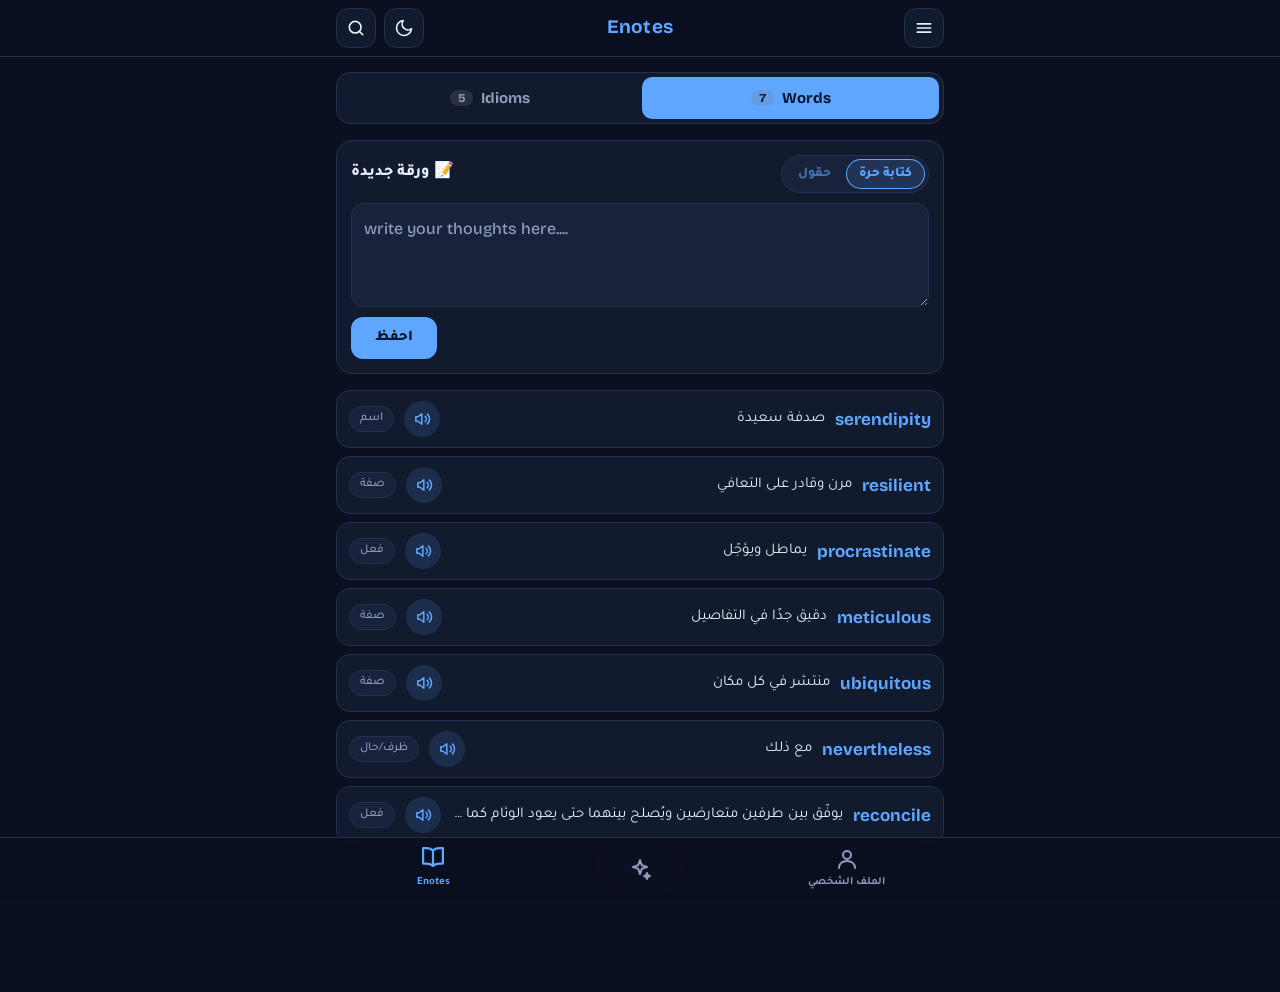
<file: index-12.html>
<!doctype html>
<html lang="ar">
<head>
<meta charset="utf-8">
<meta name="viewport" content="width=device-width,initial-scale=1,maximum-scale=1,user-scalable=no,viewport-fit=cover">
<meta name="theme-color" content="#0b1020">
<meta name="mobile-web-app-capable" content="yes">
<meta name="apple-mobile-web-app-capable" content="yes">
<meta name="apple-mobile-web-app-title" content="دفتر الكلمات">
<link rel="manifest" href="manifest.webmanifest">
<link rel="icon" href="icon.svg" type="image/svg+xml">
<link rel="icon" href="icon-192.png" sizes="192x192" type="image/png">
<link rel="apple-touch-icon" href="apple-touch-icon.png">
<style>:root{padding-top:env(safe-area-inset-top,0px);padding-bottom:env(safe-area-inset-bottom,0px)}body{margin:0}img{max-width:100%}[hidden]{display:none!important}</style>
<title>دفتر الكلمات اليومي</title>
<link rel="stylesheet" href="https://fonts.googleapis.com/css2?family=Bricolage+Grotesque:wght@500;700;800&family=Tajawal:wght@400;500;700;800&display=swap">
<style>
/* Layout: fixed top bar (search / theme on the left, menu on the right), one 640px column: tabs, new-sheet card, saved list. Tools open as bottom sheets. */
:root{
  --bg:#0b1020;
  --bar:rgba(11,16,32,.84);
  --surface:#121a2e;
  --surface-2:#18223a;
  --line:#243050;
  --fg:#e8eefc;
  --muted:#8e9bba;
  --accent:#5ea6ff;
  --accent-ink:#06142b;
  --accent-soft:rgba(94,166,255,.14);
  --good:#3ecf8e;
  --good-bg:rgba(62,207,142,.14);
  --bad:#ff6b7a;
  --bad-bg:rgba(255,107,122,.14);
  --overlay:rgba(4,8,18,.62);
  --mark-bg:#ffd93d;
  --mark-fg:#1b1500;
  --shadow:0 14px 34px rgba(0,0,0,.5);
  --font-ui:'Tajawal','Bricolage Grotesque',system-ui,sans-serif;
  --font-en:'Bricolage Grotesque','Tajawal',system-ui,sans-serif;
  color-scheme:dark;
}
:root[data-theme="light"]{
  --bg:#eff3fb;
  --bar:rgba(239,243,251,.88);
  --surface:#ffffff;
  --surface-2:#f2f5fc;
  --line:#d8e0f1;
  --fg:#0e1a33;
  --muted:#5b6988;
  --accent:#1c6ee0;
  --accent-ink:#ffffff;
  --accent-soft:rgba(28,110,224,.1);
  --good:#12805a;
  --good-bg:rgba(18,128,90,.12);
  --bad:#c9304a;
  --bad-bg:rgba(201,48,74,.1);
  --overlay:rgba(14,26,51,.38);
  --shadow:0 14px 32px rgba(20,40,90,.16);
  color-scheme:light;
}
*{box-sizing:border-box}
body{background:var(--bg);color:var(--fg);font:400 15px/1.6 var(--font-ui);-webkit-tap-highlight-color:transparent;transition:background .3s,color .3s}
button{font:inherit;color:inherit;cursor:pointer;border:0;background:none;padding:0}
button:focus-visible,.row:focus-visible,textarea:focus-visible,select:focus-visible{outline:2px solid var(--accent);outline-offset:2px}
h2{margin:0}

/* press animation */
@keyframes press{0%{transform:scale(1)}40%{transform:scale(.9)}100%{transform:scale(1)}}
.tap{animation:press .2s ease-out}

/* top bar */
.bar{position:fixed;top:0;left:0;right:0;z-index:30;padding-top:env(safe-area-inset-top,0px);background:var(--bar);-webkit-backdrop-filter:blur(14px);backdrop-filter:blur(14px);border-bottom:1px solid var(--line)}
.bar-in{position:relative;height:56px;max-width:640px;margin:0 auto;padding-inline:16px;display:flex;align-items:center}
.left{position:relative;z-index:1;flex:1;min-width:0;display:flex;align-items:center}
.ibtn{flex:none;width:40px;height:40px;border-radius:12px;background:var(--surface);border:1px solid var(--line);display:grid;place-items:center;font-size:18px;line-height:1;overflow:hidden;transition:background .2s,border-color .2s,width .3s cubic-bezier(.2,.8,.2,1),opacity .2s,margin .3s}
.ibtn:hover{border-color:var(--accent)}
.ibtn svg,.snd svg{display:block;width:20px;height:20px;fill:none;stroke:currentColor;stroke-width:2;stroke-linecap:round;stroke-linejoin:round}
.snd{color:var(--accent)}
.snd svg{width:18px;height:18px}
#btnSearch{margin-right:8px}
.bar.searching #btnSearch{background:var(--accent-soft);border-color:var(--accent)}
.bar.searching #btnTheme{width:0;opacity:0;border-width:0;pointer-events:none}
.sfield{flex:0 0 0;min-width:0;opacity:0;overflow:hidden;display:flex;align-items:center;gap:8px;pointer-events:none;transition:flex-grow .32s cubic-bezier(.2,.8,.2,1),opacity .22s}
.bar.searching .sfield{flex:1 1 0;opacity:1;pointer-events:auto}
.pill{flex:1;min-width:0;height:40px;padding-inline:12px;border-radius:12px;background:var(--surface);border:1px solid var(--line);display:flex;align-items:center;gap:8px;transition:border-color .2s}
.pill:focus-within{border-color:var(--accent)}
.pill input{flex:1;min-width:0;background:transparent;border:0;outline:0;color:var(--fg);font:500 16px var(--font-ui)}
.pill input::placeholder{color:var(--muted)}
.title{position:absolute;left:0;right:0;text-align:center;pointer-events:none;font-weight:800;font-size:17px;letter-spacing:.2px;transition:opacity .2s}
.title b{color:var(--accent);font-family:var(--font-en);font-size:19px}
.bar.searching .title{opacity:0}
.menu-anchor{position:relative;z-index:2;flex:none;margin-left:8px}
#btnMenu{font-size:20px}
.menu{position:absolute;top:calc(100% + 10px);right:0;width:min(268px,calc(100vw - 32px));direction:rtl;background:var(--surface);border:1px solid var(--line);border-radius:16px;padding:6px;box-shadow:var(--shadow);transform-origin:calc(100% - 20px) 0;opacity:0;visibility:hidden;transform:translateY(-12px) scale(.94);transition:opacity .2s ease,transform .28s cubic-bezier(.2,.9,.25,1.08),visibility 0s .28s}
.menu.open{opacity:1;visibility:visible;transform:none;transition-delay:0s}
.menu::before{content:'';position:absolute;top:-6px;right:14px;width:11px;height:11px;background:var(--surface);border-left:1px solid var(--line);border-top:1px solid var(--line);transform:rotate(45deg)}
@keyframes rise{from{opacity:0;transform:translateY(-6px)}to{opacity:1;transform:none}}
.menu.open .mitem{animation:rise .3s both}
.menu.open .mitem:nth-child(1){animation-delay:.04s}
.menu.open .mitem:nth-child(2){animation-delay:.08s}
.menu.open .mitem:nth-child(3){animation-delay:.12s}
.menu.open .mitem:nth-child(4){animation-delay:.16s}
.mitem{position:relative;display:flex;align-items:center;gap:12px;width:100%;padding:12px;border-radius:11px;text-align:start;font-weight:500;font-size:15px;transition:background .15s}
.mitem:hover,.mitem:focus-visible{background:var(--surface-2)}
.mitem .e{width:26px;display:grid;place-items:center;color:var(--accent)}
.mitem .e svg{width:22px;height:22px;fill:none;stroke:currentColor;stroke-width:2;stroke-linecap:round;stroke-linejoin:round}

/* page */
.wrap{max-width:640px;margin:0 auto;padding:72px 16px 48px;display:flex;flex-direction:column;gap:16px}
.tabs{display:grid;grid-template-columns:1fr 1fr;gap:4px;padding:4px;background:var(--surface);border:1px solid var(--line);border-radius:14px}
.tab{height:42px;border-radius:10px;font-weight:700;color:var(--muted);display:flex;align-items:center;justify-content:center;gap:8px;transition:background .2s,color .2s}
.tab[aria-selected="true"]{background:var(--accent);color:var(--accent-ink)}
.tab .lat{font-family:var(--font-en)}
.tab .n{font:700 12px var(--font-en);padding:1px 8px;border-radius:99px;background:rgba(127,127,127,.22);font-variant-numeric:tabular-nums}
.card{background:var(--surface);border:1px solid var(--line);border-radius:16px;padding:14px}
.card h2{font-size:16px;font-weight:800}
.chead{display:flex;align-items:center;justify-content:space-between;gap:10px;margin-bottom:10px}
.mini{display:flex;gap:2px;padding:3px;background:var(--surface-2);border:1px solid var(--line);border-radius:99px}
.mini button{height:30px;padding:0 13px;display:inline-flex;align-items:center;justify-content:center;line-height:1;border-radius:99px;font-size:13.5px;font-weight:800;color:var(--accent);opacity:.6;transition:background .2s,opacity .2s,transform .12s}
.mini button>span{display:block;transform:translateY(1px)}
.mini button:active{transform:scale(.94)}
.mini button[aria-selected="true"]{background:var(--accent-soft);box-shadow:inset 0 0 0 1px var(--accent);opacity:1}
textarea{display:block;width:100%;min-height:104px;resize:vertical;background:var(--surface-2);border:1px solid var(--line);border-radius:12px;padding:12px;color:var(--fg);font:500 16px/1.6 var(--font-en)}
textarea{unicode-bidi:plaintext}
textarea::placeholder{color:var(--muted)}
.ff{display:flex;flex-direction:column;gap:12px}
.ff label{display:block;font-size:12px;color:var(--muted);margin-bottom:4px}
.ff input{display:block;width:100%;height:46px;background:var(--surface-2);border:1px solid var(--line);border-radius:12px;padding:0 12px;color:var(--fg);font:500 16px/1.4 var(--font-ui)}
.ff input::placeholder{color:var(--muted)}
.ff input:focus-visible{outline:2px solid var(--accent);outline-offset:2px}
.ff textarea{min-height:76px}
.ver{text-align:center;font:600 12px var(--font-en);color:var(--muted);direction:ltr;padding:4px 0 0;opacity:.8}
.foot{display:flex;align-items:center;gap:12px;margin-top:10px}
.hint{flex:1;min-width:0;font-size:12px;line-height:1.5;color:var(--muted)}
.hint.err{color:var(--bad)}
.hint code{font-family:var(--font-en);direction:ltr;unicode-bidi:isolate;color:var(--fg)}
.save{flex:none;height:42px;padding-inline:24px;border-radius:12px;background:var(--accent);color:var(--accent-ink);font-weight:800}

/* list */
#list{list-style:none;margin:0;padding:0;display:flex;flex-direction:column;gap:8px}
.item{background:var(--surface);border:1px solid var(--line);border-radius:14px;overflow:hidden;transition:border-color .2s}
.item.open{border-color:var(--accent)}
.row{display:flex;align-items:center;gap:10px;padding:10px 12px;cursor:pointer;min-height:56px}
.en{flex:0 1 auto;min-width:0;max-width:46%;direction:ltr;unicode-bidi:isolate;font:700 17px var(--font-en);color:var(--accent);overflow:hidden;text-overflow:ellipsis;white-space:nowrap}
.ar{flex:1 1 0;min-width:0;overflow:hidden;text-overflow:ellipsis;white-space:nowrap}
.snd{flex:none;width:36px;height:36px;border-radius:50%;background:var(--accent-soft);display:grid;place-items:center;font-size:16px}
.cat{flex:none;max-width:76px;overflow:hidden;text-overflow:ellipsis;white-space:nowrap;font-size:12px;font-weight:500;color:var(--muted);background:var(--surface-2);border:1px solid var(--line);padding:2px 10px;border-radius:99px}
.detail{display:grid;grid-template-rows:0fr;transition:grid-template-rows .3s ease}
.item.open .detail{grid-template-rows:1fr}
.detail-in{overflow:hidden;min-height:0}
.detail-pad{display:flex;flex-direction:column;gap:12px;padding:12px 14px 14px;border-top:1px solid var(--line)}
.d-top{display:flex;align-items:center;justify-content:space-between;gap:10px;flex-wrap:wrap}
.d-word{direction:ltr;unicode-bidi:isolate;font:800 24px/1.2 var(--font-en);color:var(--accent);overflow-wrap:anywhere;min-width:0}
.d-play{display:flex;gap:8px;flex-wrap:wrap}
.pbtn{height:36px;padding-inline:12px;border-radius:10px;background:var(--surface-2);border:1px solid var(--line);font-size:13px;font-weight:700}
.lbl{font-size:12px;color:var(--muted);margin-bottom:2px}
.val{overflow-wrap:anywhere}
.val.note{padding:10px 12px;background:var(--surface-2);border-radius:10px;font-family:var(--font-en)}
.nl{white-space:pre-wrap;overflow-wrap:anywhere;text-align:start;line-height:1.8}
.nl.sp{height:.6em}
.val.ph{direction:ltr;unicode-bidi:isolate;text-align:right;font-family:var(--font-en)}
.val.none{color:var(--muted)}
.nedit{display:flex;flex-direction:column;gap:8px}
.ne-ph{width:100%;height:42px;padding-inline:12px;border-radius:12px;background:var(--surface-2);border:1px solid var(--line);color:var(--fg);font:500 16px var(--font-en)}
.ne-ph::placeholder{color:var(--muted)}
.ne-ph:focus-visible{outline:2px solid var(--accent);outline-offset:2px}
.save.sm{height:38px;padding-inline:16px}
.menu.open .mitem:nth-child(5){animation-delay:.2s}
.menu.open .mitem:nth-child(6){animation-delay:.24s}
.menu.open .mitem:nth-child(7){animation-delay:.28s}
.menu.open .mitem:nth-child(8){animation-delay:.32s}
.menu.open .mitem:nth-child(9){animation-delay:.36s}
.menu.open .mitem:nth-child(10){animation-delay:.4s}
.menu.open .mitem:nth-child(11){animation-delay:.44s}
.menu.open .mitem:nth-child(12){animation-delay:.48s}
.gbtn{display:flex;align-items:center;justify-content:center;gap:10px;background:#ffffff;color:#1f1f1f;border:1px solid #dadce0}
.gbtn svg{width:20px;height:20px;flex:none}
html,body{touch-action:pan-x pan-y;-webkit-text-size-adjust:100%}
html{overscroll-behavior:none}
.meta{display:flex;flex-wrap:wrap;gap:6px 16px;font-size:12px;color:var(--muted)}
.exnote{font-size:12px;color:var(--muted)}
.mbadge{margin-inline-start:auto;min-width:22px;height:22px;padding:0 7px;border-radius:99px;background:var(--accent);color:var(--accent-ink);font:800 12px/22px var(--font-en);text-align:center}
.mbadge[hidden]{display:none}
.srt{font-weight:800;font-size:18px;text-align:center}
.srcard{display:flex;flex-direction:column;align-items:center;gap:10px;text-align:center;padding:22px 14px}
.srw{font:800 34px/1.2 var(--font-en);color:var(--accent);overflow-wrap:anywhere}
.srp{font:500 15px var(--font-en);color:var(--muted)}
.sra{font:800 24px/1.5 var(--font-ui)}
.srcard hr{align-self:stretch;border:0;border-top:1px solid var(--line);margin:4px 0}
.srbtns{display:grid;grid-template-columns:1fr 1fr;gap:10px}
.srbtns .sbtn{height:50px;justify-content:center;font-size:15px}
.srbtns .sbtn.good{background:var(--good-bg);border-color:var(--good);color:var(--good)}
/* bottom tab bar */
.wrap[hidden],.tabbar[hidden]{display:none!important}
.tabbar{position:fixed;left:0;right:0;bottom:0;z-index:30;padding-bottom:env(safe-area-inset-bottom,0px);background:var(--bar);-webkit-backdrop-filter:blur(14px);backdrop-filter:blur(14px);border-top:1px solid var(--line);transition:transform .42s cubic-bezier(.2,.8,.2,1),opacity .3s}
.tabbar.hide{transform:translateY(calc(100% + 34px));opacity:0;pointer-events:none}
.tb-in{max-width:640px;margin:0 auto;height:62px;display:grid;grid-template-columns:1fr 1fr 1fr;align-items:center;padding-inline:10px}
.tb{display:flex;flex-direction:column;align-items:center;justify-content:center;gap:3px;height:100%;color:var(--muted);font-size:11px;font-weight:700;transition:color .2s}
.tb svg{width:24px;height:24px;fill:none;stroke:currentColor;stroke-width:2;stroke-linecap:round;stroke-linejoin:round;transition:transform .25s cubic-bezier(.2,.8,.2,1)}
.tb[aria-current="page"]{color:var(--accent)}
.tb[aria-current="page"] svg{transform:translateY(-2px) scale(1.1)}
.wrap{padding-bottom:calc(112px + env(safe-area-inset-bottom,0px))}
.toast{bottom:calc(92px + env(safe-area-inset-bottom,0px))!important}
#app[dir="ltr"] .menu{direction:ltr}
.pgin{animation:paneIn .35s ease both}
/* profile */
.phero{display:flex;align-items:center;gap:14px;background:var(--surface);border:1px solid var(--line);border-radius:18px;padding:16px}
.pav{flex:none;width:58px;height:58px;border-radius:50%;display:grid;place-items:center;background:var(--accent-soft);color:var(--accent);border:1.5px solid var(--accent)}
.pav{position:relative;overflow:visible}
.pav>svg{width:28px;height:28px;fill:none;stroke:currentColor;stroke-width:2;stroke-linecap:round;stroke-linejoin:round}
.pav>svg[viewBox="0 0 96 96"]{width:100%;height:100%;fill:initial;stroke:none;border-radius:50%}
.pav>img{width:100%;height:100%;object-fit:cover;border-radius:50%}
.pedit{position:absolute;right:-2px;bottom:-2px;width:22px;height:22px;border-radius:50%;background:var(--accent);color:var(--accent-ink);display:grid;place-items:center;border:2px solid var(--surface)}
.pedit svg{width:12px;height:12px;fill:none;stroke:currentColor;stroke-width:2.4;stroke-linecap:round;stroke-linejoin:round}
.avbig{width:112px;height:112px;margin:0 auto}
.avbig>svg:not([viewBox="0 0 96 96"]){width:52px;height:52px}
.avgrid{display:grid;grid-template-columns:repeat(4,1fr);gap:10px}
.avp{aspect-ratio:1;border-radius:50%;border:2px solid var(--line);padding:0;overflow:hidden;background:var(--surface);transition:transform .2s,border-color .2s}
.avp svg{display:block;width:100%;height:100%}
.avp[aria-pressed="true"]{border-color:var(--accent);box-shadow:0 0 0 3px var(--accent-soft)}
.avp:active{transform:scale(.92)}
.pwho{flex:1;min-width:0}
.pname{font-weight:800;font-size:17px;overflow-wrap:anywhere}
.psub{font-size:12px;color:var(--muted);overflow-wrap:anywhere}
.plv{flex:none;text-align:center;background:var(--accent);color:var(--accent-ink);border-radius:14px;padding:7px 12px;min-width:62px}
.plv b{display:block;font:800 22px/1 var(--font-en)}
.plv span{font-size:10px;font-weight:700}
.pxp{background:var(--surface);border:1px solid var(--line);border-radius:16px;padding:14px;display:flex;flex-direction:column;gap:9px}
.pxh{display:flex;align-items:center;justify-content:space-between;gap:8px;font-weight:800}
.pxh .t{display:flex;align-items:center;gap:8px}
.pxh .t svg{width:20px;height:20px;fill:#ffb020;stroke:#ffb020;stroke-width:1.5;stroke-linejoin:round}
.xn{font:800 15px var(--font-en);color:var(--accent);direction:ltr}
.xbar{height:10px;border-radius:99px;background:var(--surface-2);overflow:hidden;border:1px solid var(--line)}
.xbar i{display:block;height:100%;border-radius:99px;background:linear-gradient(90deg,var(--accent),#8b7bff)}
.pgin .xbar i{animation:xfill 1s cubic-bezier(.2,.8,.2,1)}
@keyframes xfill{from{width:0!important}}
.pic{width:34px;height:34px;border-radius:11px;display:grid;place-items:center;background:var(--accent-soft);color:var(--accent);flex:none}
.pic svg{width:19px;height:19px;fill:none;stroke:currentColor;stroke-width:2;stroke-linecap:round;stroke-linejoin:round}
.pbd{display:flex;flex-direction:column;gap:16px}
.psec{background:var(--surface);border:1px solid var(--line);border-radius:16px;overflow:hidden}
.phd{width:100%;display:flex;align-items:center;gap:12px;padding:12px 14px;font-weight:800;font-size:15px;text-align:start}
.phd .pt{flex:1}
.chev{width:20px;height:20px;flex:none;fill:none;stroke:var(--muted);stroke-width:2;stroke-linecap:round;stroke-linejoin:round;transition:transform .3s}
.psec.open .chev{transform:rotate(180deg)}
.pcol{display:grid;grid-template-rows:0fr;transition:grid-template-rows .35s cubic-bezier(.2,.8,.2,1)}
.psec.open .pcol{grid-template-rows:1fr}
.pcol>.pbd{min-height:0;overflow:hidden;visibility:hidden;padding:0 14px;transition:visibility .35s,padding .35s}
.psec.open .pcol>.pbd{visibility:visible;padding:4px 14px 16px}

.del{align-self:flex-start;height:36px;padding-inline:14px;border-radius:10px;border:1px solid var(--line);color:var(--bad);font-size:13px;font-weight:700}
.empty{padding:28px 16px;text-align:center;color:var(--muted);background:var(--surface);border:1px dashed var(--line);border-radius:14px}

.catedit{display:flex;flex-direction:column;align-items:flex-start}
.catopts{display:flex;flex-wrap:wrap;gap:6px}
.copt{height:34px;padding-inline:14px;border-radius:99px;border:1px solid var(--line);background:var(--surface-2);font-size:13px;font-weight:700}
.copt[aria-pressed="true"]{border-color:var(--accent);background:var(--accent-soft);color:var(--accent)}
.m-cat{color:var(--fg);font-weight:700}

#btnSearch svg{grid-area:1/1;transition:transform .32s cubic-bezier(.2,.8,.2,1),opacity .2s}
#btnSearch .i-x{opacity:0;transform:rotate(-90deg) scale(.5)}
.bar.searching #btnSearch .i-search{opacity:0;transform:rotate(90deg) scale(.5)}
.bar.searching #btnSearch .i-x{opacity:1;transform:none}
mark{background:var(--mark-bg);color:var(--mark-fg);border-radius:3px;padding:0 1px}
.acts{display:flex;flex-wrap:wrap;gap:8px}

/* flashcards */
.fc-meta{display:flex;align-items:center;justify-content:space-between;gap:10px;font-size:13px;color:var(--muted)}
.fc-scene{perspective:1100px}
.fc-scene.slide{animation:fcin .28s ease-out}
@keyframes fcin{from{opacity:0;transform:translateX(var(--dx,0))}to{opacity:1;transform:none}}
.fc-card{position:relative;height:280px;cursor:pointer;transform-style:preserve-3d;transition:transform .65s cubic-bezier(.3,.8,.2,1)}
.fc-card.noanim{transition:none}
.fc-scene.flipped .fc-card{transform:rotateY(180deg)}
.fc-face{position:absolute;inset:0;display:flex;flex-direction:column;padding:18px;overflow:auto;background:var(--surface);border:1px solid var(--line);border-radius:20px;box-shadow:var(--shadow);backface-visibility:hidden;-webkit-backface-visibility:hidden}
.fc-back{transform:rotateY(180deg);border-color:var(--accent)}
.fc-c{margin-block:auto;display:flex;flex-direction:column;align-items:center;gap:12px;text-align:center;min-width:0;width:100%}
.fc-word{direction:ltr;unicode-bidi:isolate;font:800 34px/1.2 var(--font-en);color:var(--accent);overflow-wrap:anywhere}
.fc-sm{direction:ltr;unicode-bidi:isolate;font:700 15px var(--font-en);color:var(--accent);overflow-wrap:anywhere}
.fc-ar{font-size:26px;font-weight:800;line-height:1.4;overflow-wrap:anywhere}
.fc-tip{font-size:12px;color:var(--muted)}
.fc-info{display:flex;flex-direction:column;align-items:center;gap:10px;width:100%}
.fc-info .val.note{width:100%;text-align:start}
.fc-snd{position:absolute;top:10px;left:10px;width:36px;height:36px;border-radius:50%}
.fc-ctl{display:flex;gap:8px}
.fbtn{flex:none;height:40px;padding-inline:14px;border-radius:12px;border:1px solid var(--line);background:var(--surface);font-size:13px;font-weight:700;display:inline-flex;align-items:center;justify-content:center;gap:6px}
.fbtn svg{width:16px;height:16px;fill:none;stroke:currentColor;stroke-width:2.2;stroke-linecap:round;stroke-linejoin:round}
.fbtn.main{flex:1;min-width:0;background:var(--accent-soft);border-color:var(--accent);color:var(--accent)}
.fbtn:disabled{opacity:.4;cursor:default}

/* sheets */
.scrim{position:fixed;inset:0;z-index:40;background:var(--overlay);opacity:0;transition:opacity .25s}
.scrim.open{opacity:1}
.sheet{position:fixed;z-index:41;left:50%;bottom:0;width:min(640px,100%);max-height:88vh;display:flex;flex-direction:column;background:var(--bg);border:1px solid var(--line);border-bottom:0;border-radius:22px 22px 0 0;padding-bottom:env(safe-area-inset-bottom,0px);transform:translate(-50%,102%);transition:transform .34s cubic-bezier(.2,.85,.25,1)}
.sheet.open{transform:translate(-50%,0)}
.sheet-head{display:flex;align-items:center;justify-content:space-between;gap:12px;padding:14px 16px;border-bottom:1px solid var(--line)}
.sheet-head h2{font-size:18px;font-weight:800}
.sheet-body{overflow:auto;padding:16px;display:flex;flex-direction:column;gap:16px}
@keyframes liIn{from{opacity:0;transform:translateY(8px)}to{opacity:1;transform:none}}
@keyframes paneIn{from{opacity:0;transform:translateY(5px)}to{opacity:1;transform:none}}
#list.enter .item{animation:liIn .38s cubic-bezier(.2,.8,.2,1) both}
#list.enter .item:nth-child(2){animation-delay:.04s}#list.enter .item:nth-child(3){animation-delay:.08s}#list.enter .item:nth-child(4){animation-delay:.12s}#list.enter .item:nth-child(5){animation-delay:.16s}#list.enter .item:nth-child(6){animation-delay:.2s}#list.enter .item:nth-child(n+7){animation-delay:.24s}
.pane-in{animation:paneIn .28s ease both}
.sheet-body.swap>*{animation:paneIn .3s ease both}
.wscene{perspective:1200px}
.wcard{display:grid;transform-style:preserve-3d;transition:transform .8s cubic-bezier(.3,.7,.2,1)}
.wscene.flipped .wcard{transform:rotateY(180deg)}
.wscene.nofx .wcard{transition:none}
.wface{grid-area:1/1;backface-visibility:hidden;-webkit-backface-visibility:hidden;border-radius:22px;padding:22px 18px;min-height:360px;display:flex;flex-direction:column;align-items:center;justify-content:center;gap:12px;text-align:center}
.wback{background:radial-gradient(circle at 30% 20%,rgba(94,166,255,.35),transparent 55%),linear-gradient(160deg,var(--surface-2),var(--surface));border:1px solid var(--accent);cursor:pointer;width:100%;color:var(--fg)}
.wback .gift{font-size:64px;line-height:1;animation:wfloat 2.6s ease-in-out infinite}
.wback h3{font-size:20px;font-weight:800}
.wback p{font-size:13.5px;color:var(--muted);line-height:1.7;max-width:260px}
.wback .go{margin-top:6px;padding:10px 26px;border-radius:99px;background:var(--accent);color:var(--accent-ink);font-weight:800}
@keyframes wfloat{0%,100%{transform:translateY(0)}50%{transform:translateY(-8px)}}
.wfront{transform:rotateY(180deg);background:var(--surface);border:1px solid var(--line);justify-content:flex-start;gap:10px}
.wfront .day{font-size:12px;font-weight:700;color:var(--accent);letter-spacing:.3px}
.wfront .big{font:800 38px/1.15 var(--font-en);color:var(--fg);direction:ltr;overflow-wrap:anywhere;margin-top:4px}
.wfront .sayb{width:48px;height:48px;border-radius:50%;background:var(--accent);color:var(--accent-ink);display:inline-flex;align-items:center;justify-content:center}
.wfront .sayb svg{width:22px;height:22px;stroke:currentColor;fill:none;stroke-width:2;stroke-linecap:round;stroke-linejoin:round}
.wfront .phs{font-family:var(--font-en);direction:ltr;color:var(--muted);font-size:15px}
.wfront hr{width:56px;border:0;height:3px;border-radius:3px;background:var(--accent-soft);margin:4px 0}
.wfront .arb{font-size:24px;font-weight:800;line-height:1.5}
.wfront .nt{font-size:13.5px;color:var(--muted);line-height:1.7;max-height:150px;overflow:auto;width:100%;text-align:start}
.wfront .chips2{display:flex;flex-wrap:wrap;gap:6px;justify-content:center;margin-top:auto}
.wfront .chips2 span{font-size:12px;padding:3px 12px;border-radius:99px;background:var(--surface-2);border:1px solid var(--line);color:var(--muted)}
.wfront .chips2 .old{color:#eab308;border-color:rgba(234,179,8,.4)}
.btn-main.nextb{position:sticky;bottom:calc(10px + env(safe-area-inset-bottom,0px));height:56px;font-size:17px;border-radius:16px;box-shadow:0 6px 22px rgba(0,0,0,.45);animation:paneIn .25s ease both;margin-top:4px}
.dict{display:flex;flex-direction:column;gap:8px}
.dict input{display:block;width:100%;height:50px;background:var(--surface-2);border:1px solid var(--line);border-radius:12px;padding:0 14px;color:var(--fg);font:600 18px var(--font-en);direction:ltr;text-align:center}
.dict input:focus-visible{outline:2px solid var(--accent);outline-offset:2px}
.dict input:disabled{opacity:.7}
.dres{min-height:22px;font-size:14px;line-height:1.7;text-align:center}
.dres.ok{color:var(--good)}.dres.bad{color:var(--bad)}.dres.warn{color:#eab308}
.dres mark.miss{background:#eab308;color:#1b1500;border-radius:4px;padding:0 3px}
.dres b{font-family:var(--font-en);direction:ltr;unicode-bidi:isolate}
.fc-word.arm{font:800 28px/1.4 var(--font-ui);color:var(--fg);direction:rtl}
.trow{display:flex;flex-direction:column;gap:6px}
.trw{display:flex;align-items:baseline;justify-content:space-between;gap:10px}
.trw b{font:800 17px var(--font-en);color:var(--accent);direction:ltr}
.trw span{color:var(--muted);font-size:14px;overflow:hidden;text-overflow:ellipsis;white-space:nowrap}
.streak{display:flex;align-items:center;gap:14px;background:linear-gradient(135deg,rgba(255,138,43,.16),rgba(255,138,43,.04));border:1px solid rgba(255,138,43,.35);border-radius:16px;padding:14px}
.streak .fire{font-size:40px;line-height:1;filter:drop-shadow(0 2px 8px rgba(255,120,30,.45))}
.streak .fire.off{filter:grayscale(1) opacity(.5);animation:none}
.streak .fire[data-act]{cursor:pointer;-webkit-user-select:none;user-select:none}
.streak .fire[data-act].rekindle{transform-origin:50% 90%;animation:fireRe .85s cubic-bezier(.2,1.2,.4,1) both}
@keyframes fireRe{0%{transform:scale(.55) rotate(-8deg);filter:brightness(1.9) drop-shadow(0 0 0 rgba(255,140,40,0))}45%{transform:scale(1.22) rotate(4deg);filter:brightness(1.35) drop-shadow(0 0 16px rgba(255,150,50,.9))}70%{transform:scale(.97) rotate(-2deg)}100%{transform:none;filter:drop-shadow(0 2px 8px rgba(255,120,30,.45))}}
.streak.ignite{animation:strkGlow 1.6s ease-out}
.streak.ignite .fire{transform-origin:50% 90%;animation:fireIn 1s cubic-bezier(.2,1.4,.4,1) both,fireFlick 1.1s ease-in-out 1s 2}
.streak.ignite .sn b{display:inline-block;animation:numPop .6s cubic-bezier(.2,1.5,.4,1) .45s both}
@keyframes fireIn{0%{transform:scale(0) translateY(14px) rotate(-14deg);opacity:0;filter:drop-shadow(0 0 0 rgba(255,120,30,0)) brightness(2)}55%{transform:scale(1.5) translateY(-4px) rotate(7deg);opacity:1;filter:drop-shadow(0 0 22px rgba(255,140,40,.95)) brightness(1.4)}100%{transform:none;opacity:1;filter:drop-shadow(0 2px 8px rgba(255,120,30,.45))}}
@keyframes fireFlick{0%,100%{transform:scale(1) rotate(0)}30%{transform:scale(1.08,1.14) rotate(-3deg)}65%{transform:scale(.97,1.05) rotate(3deg)}}
@keyframes numPop{0%{transform:scale(.4);opacity:0}100%{transform:scale(1);opacity:1}}
@keyframes strkGlow{0%{box-shadow:0 0 0 0 rgba(255,138,43,0)}35%{box-shadow:0 0 28px 2px rgba(255,138,43,.45)}100%{box-shadow:0 0 0 0 rgba(255,138,43,0)}}
.streak .sn b{font:800 30px/1 var(--font-en);color:#ff9a3c}
.streak .sn span{font-size:13px;color:var(--muted);margin-inline-start:6px}
.streak .sm{font-size:12px;color:var(--muted);margin-top:4px;line-height:1.5}
.sdots{display:flex;gap:5px;margin-top:8px}
.sdots i{width:20px;height:20px;border-radius:7px;background:var(--surface-2);border:1px solid var(--line);font:700 10px/18px var(--font-en);text-align:center;color:var(--muted);font-style:normal}
.sdots i.on{background:#ff9a3c;border-color:#ff9a3c;color:#2a1300}
.alertc{background:rgba(234,179,8,.1);border:1px solid rgba(234,179,8,.4);border-radius:16px;padding:14px;display:flex;flex-direction:column;gap:10px}
.alertc h4{font-size:15px;font-weight:800;margin:0}
.alertc p{font-size:13.5px;line-height:1.7;color:var(--fg);margin:0}
.stale{flex:none;font-size:11px;font-weight:700;color:#eab308;background:rgba(234,179,8,.12);border:1px solid rgba(234,179,8,.35);padding:1px 8px;border-radius:99px;white-space:nowrap}
.mbar{display:flex;height:12px;border-radius:99px;overflow:hidden;background:var(--surface-2)}
.mbar i{display:block;height:100%}
.lgd{display:flex;flex-wrap:wrap;gap:4px 10px;font-size:11.5px;color:var(--muted)}
.lgd span{display:inline-flex;align-items:center;gap:4px}
.lgd i{width:10px;height:10px;border-radius:50%;display:inline-block}
.mtabs{align-self:flex-start}
#gcv{display:block;width:100%;height:440px;touch-action:none;background:var(--surface);border:1px solid var(--line);border-radius:14px;cursor:grab}
.gstat{min-height:16px;font-size:12px;color:var(--muted)}
.le{display:inline-block;width:18px;height:0;border-top:2px solid var(--accent);vertical-align:middle;margin-inline-end:4px;text-decoration:none}
.le.s{border-top-style:dashed}.le.f{border-top:2px dashed #a78bfa}.le.a{border-top:2px dotted #22d3ee}.le.b{border-top:3px solid #fbbf24}
.gnb{display:flex;flex-wrap:wrap;align-items:center;gap:6px;margin-top:8px}
.gnb span{font-size:12px;color:var(--muted)}
.gnb .pbtn{height:30px;padding-inline:10px;display:inline-flex;align-items:center;gap:6px;font-family:var(--font-en);direction:ltr}
.gnb .pbtn i{width:9px;height:9px;border-radius:50%;display:inline-block}
.ginfo{min-height:44px;font-size:13.5px;line-height:1.7;color:var(--muted)}
.ginfo .g-en{font:800 16px var(--font-en);color:var(--accent);direction:ltr;display:inline-block}
.famsel{display:flex;gap:6px;flex-wrap:wrap;margin-bottom:8px}.famsel .pbtn{direction:ltr}.famsel .pbtn.on{background:var(--accent);color:var(--accent-ink);border-color:transparent}.famsel small{opacity:.7;margin-inline-start:3px}
.famwrap{background:radial-gradient(circle at 50% 50%,rgba(99,140,255,.14),transparent 70%),var(--surface-2);border:1px solid var(--line);border-radius:18px;padding:4px;margin-bottom:10px}
.famsvg{width:100%;height:auto;display:block;max-height:430px}
.fe{stroke:var(--accent);stroke-width:1.6;stroke-dasharray:5 6;opacity:.75;animation:fflow 1.4s linear infinite}
@keyframes fflow{to{stroke-dashoffset:-22}}
.fr{fill:none;stroke:var(--line);stroke-dasharray:2 7;opacity:.6}
.fglow{fill:var(--accent);opacity:.16;animation:fpulse 2.6s ease-in-out infinite;transform-origin:180px 180px}
@keyframes fpulse{50%{transform:scale(1.5);opacity:.04}}
.fn{cursor:pointer}.fn rect{fill:var(--surface);stroke:var(--line);stroke-width:1.2;transition:stroke .2s}
.fn text{fill:var(--fg);font:700 13px var(--font-en);direction:ltr}
.fn.sel rect{stroke:var(--accent);stroke-width:2.4}.fn:active rect{stroke:var(--accent)}
.fcmp{display:grid;grid-template-columns:1fr;gap:8px;margin-bottom:8px}.fcmp.two{grid-template-columns:1fr 1fr}
.fcol{background:var(--surface-2);border:1px solid var(--line);border-radius:14px;padding:10px;display:flex;flex-direction:column;gap:5px;min-width:0}
.fcw{font:800 17px var(--font-en);direction:ltr;text-align:start}.fcp{font:500 12px var(--font-en);color:var(--muted);direction:ltr}.fcm{font-weight:700}
.fcl{font-size:12px;color:var(--muted);display:flex;align-items:center;gap:6px}.fcl i{width:9px;height:9px;border-radius:50%}
.fcn{font-size:13px;overflow-wrap:anywhere}.fcn.dim{color:var(--muted)}.fcb{display:flex;gap:6px;flex-wrap:wrap}
.ftree{margin:0;padding:0;list-style:none}
.ftree ul{list-style:none;margin:2px 0 0;padding-inline-start:18px;border-inline-start:2px solid var(--line)}
.ftree li{padding:3px 0 3px 0;position:relative}
.fnode{display:inline-flex;align-items:center;gap:7px;padding:4px 12px;border-radius:99px;background:var(--surface-2);border:1px solid var(--line);font:700 14px var(--font-en);direction:ltr;cursor:pointer}
.fnode i{width:9px;height:9px;border-radius:50%;display:inline-block}
.fnode small{font:500 12px var(--font-ui);color:var(--muted);direction:rtl}
.lk-w{display:flex;align-items:center;justify-content:center;gap:12px;margin:6px 0 10px;flex-wrap:wrap}
.lk-w b{font:800 20px var(--font-en);color:var(--accent);direction:ltr}
.lk-w span{color:var(--muted);font-weight:800}
.lk-m{text-align:center;font-size:12px;color:var(--muted);margin-bottom:10px}
.lkiss{display:flex;flex-direction:column;gap:8px;margin-top:10px}
.iss{background:var(--bad-bg);border:1px solid var(--bad);border-radius:12px;padding:10px 12px;font-size:13px;line-height:1.6}
.iss b{display:block;direction:ltr;text-align:left;font-weight:700;color:var(--bad)}
.iss .ctx{direction:ltr;text-align:left;font:500 14px var(--font-en);margin-top:4px}
.iss .ctx mark{background:var(--bad);color:#fff;border-radius:4px;padding:0 2px}
.iss .sug{direction:ltr;text-align:left;color:var(--muted);font-size:12.5px;margin-top:2px}
.bsl{display:flex;flex-direction:column;gap:8px}
.bsent{background:var(--surface);border:1px solid var(--line);border-radius:14px;padding:11px 12px;display:flex;flex-direction:column;gap:6px}
.bsent .bw{display:flex;align-items:center;gap:8px;font:800 14px var(--font-en);direction:ltr;color:var(--accent)}
.bsent .bw span{color:#fbbf24}
.bsent .btx{direction:ltr;text-align:left;font:500 15px/1.6 var(--font-en)}
.bsent .bm{display:flex;align-items:center;gap:8px;font-size:11.5px;color:var(--muted)}
.bsent .bm .ibtn{width:30px;height:30px;border-radius:9px;margin-inline-start:auto}
.bsent .bm .ibtn svg{width:16px;height:16px}
.bsent .vf{color:var(--good)}.bsent .nv{color:#eab308}
.sec-t{font-size:13px;font-weight:700;color:var(--muted);margin-bottom:8px}
.tiles{display:grid;grid-template-columns:repeat(auto-fit,minmax(96px,1fr));gap:8px}
.tile{background:var(--surface);border:1px solid var(--line);border-radius:14px;padding:12px}
.tile b{display:block;font:800 28px/1.1 var(--font-en);font-variant-numeric:tabular-nums}
.tile span{font-size:12px;color:var(--muted)}
.cols{display:grid;grid-template-columns:repeat(7,1fr);gap:6px;height:128px;padding:12px 8px 8px;background:var(--surface);border:1px solid var(--line);border-radius:14px}
.col{min-width:0;display:flex;flex-direction:column;align-items:center;justify-content:flex-end;gap:4px}
.col .v{font:700 11px var(--font-en);color:var(--muted);height:14px}
.col .b{width:100%;max-width:26px;border-radius:6px 6px 3px 3px;background:var(--accent);min-height:3px}
.col .b.z{background:var(--line)}
.col .d{max-width:100%;font-size:10px;color:var(--muted);white-space:nowrap;overflow:hidden;text-overflow:ellipsis}
.catrow{display:flex;align-items:center;gap:10px;margin-bottom:8px}
.catrow .nm{flex:0 0 76px;min-width:0;font-size:13px;overflow:hidden;text-overflow:ellipsis;white-space:nowrap}
.catrow .tr{flex:1;min-width:0;height:8px;border-radius:99px;background:var(--surface-2);overflow:hidden}
.catrow .tr i{display:block;height:100%;background:var(--accent);border-radius:99px}
.catrow .ct{flex:none;width:24px;text-align:end;font:700 12px var(--font-en);color:var(--muted)}
.group{background:var(--surface);border:1px solid var(--line);border-radius:14px;padding:12px}
.group h3{margin:0 0 8px;font-size:14px;font-weight:700;display:flex;justify-content:space-between;gap:8px}
.group h3 span{color:var(--muted);font:700 12px var(--font-en)}
.chips{display:flex;flex-wrap:wrap;gap:6px}
.chip{max-width:100%;direction:ltr;padding:4px 12px;border-radius:99px;background:var(--accent-soft);color:var(--accent);font:700 14px var(--font-en);overflow:hidden;text-overflow:ellipsis;white-space:nowrap}
.q-prog{height:6px;border-radius:99px;background:var(--surface-2);overflow:hidden}
.q-prog i{display:block;height:100%;background:var(--accent);transition:width .3s}
.q-meta{display:flex;justify-content:space-between;font-size:13px;color:var(--muted)}
.q-word{display:flex;align-items:center;justify-content:center;gap:12px;padding:20px 12px;background:var(--surface);border:1px solid var(--line);border-radius:16px}
.q-word b{direction:ltr;unicode-bidi:isolate;font:800 30px/1.2 var(--font-en);color:var(--accent);overflow-wrap:anywhere;text-align:center;min-width:0}
.opts{display:flex;flex-direction:column;gap:8px}
.opt{width:100%;text-align:start;padding:13px 14px;border-radius:12px;border:1px solid var(--line);background:var(--surface);font-weight:500;overflow-wrap:anywhere}
.opt.right{border-color:var(--good);background:var(--good-bg)}
.opt.wrong{border-color:var(--bad);background:var(--bad-bg)}
.btn-main{align-self:stretch;height:46px;border-radius:12px;background:var(--accent);color:var(--accent-ink);font-weight:800}
.result{text-align:center;padding:24px 12px;background:var(--surface);border:1px solid var(--line);border-radius:16px}
.result b{display:block;font:800 44px/1.1 var(--font-en)}
.seg{display:flex;flex-wrap:wrap;gap:8px}
.sbtn{height:40px;padding-inline:14px;border-radius:12px;border:1px solid var(--line);background:var(--surface);font-weight:700;font-size:14px;display:inline-flex;align-items:center;gap:8px}
.sbtn[aria-pressed="true"]{border-color:var(--accent);background:var(--accent-soft);color:var(--accent)}
.sbtn small{font-size:11px;font-weight:500;color:var(--muted)}
select{width:100%;height:44px;padding-inline:12px;border-radius:12px;background:var(--surface);border:1px solid var(--line);color:var(--fg);font:500 16px var(--font-en)}
.ipa{width:100%;border-collapse:collapse;font-size:13px}
.ipa td,.ipa th{padding:8px 6px;border-bottom:1px solid var(--line);text-align:start}
.ipa th{color:var(--muted);font-weight:500}
.ipa .l{direction:ltr;unicode-bidi:isolate;font-family:var(--font-en)}
.tbl{overflow-x:auto}

.toast{position:fixed;left:50%;bottom:calc(24px + env(safe-area-inset-bottom,0px));z-index:60;transform:translate(-50%,20px);opacity:0;pointer-events:none;max-width:calc(100vw - 32px);background:var(--fg);color:var(--bg);padding:10px 18px;border-radius:99px;font-weight:700;font-size:14px;transition:opacity .2s,transform .25s}
.toast.show{opacity:1;transform:translate(-50%,0)}
@media (prefers-reduced-motion:reduce){*{animation:none!important;transition-duration:.01ms!important}}
</style>

</head>
<body>
<div id="app" dir="rtl">
  <header class="bar" id="bar">
    <div class="bar-in" dir="ltr">
      <div class="left">
        <button class="ibtn" id="btnSearch" aria-label="بحث" aria-expanded="false"><svg class="i-search" viewBox="0 0 24 24" aria-hidden="true"><circle cx="11" cy="11" r="7"/><path d="M20 20l-3.5-3.5"/></svg><svg class="i-x" viewBox="0 0 24 24" aria-hidden="true"><path d="M6 6l12 12M18 6L6 18"/></svg></button>
        <button class="ibtn" id="btnTheme" aria-label="تبديل الوضع الداكن والفاتح"></button>
        <div class="sfield" id="sfield" inert>
          <div class="pill"><input id="q" type="text" dir="auto" autocomplete="off" enterkeyhint="search" placeholder="ابحث في دفترك" aria-label="بحث في الكلمات"></div>
        </div>
      </div>
      <div class="title"><b>Enotes</b></div>
      <div class="menu-anchor">
        <button class="ibtn" id="btnMenu" aria-label="القائمة" aria-haspopup="true" aria-expanded="false"><svg viewBox="0 0 24 24" aria-hidden="true"><path d="M4 7h16M4 12h16M4 17h16"/></svg></button>
        <div class="menu" id="menu" role="menu">
          <button class="mitem" role="menuitem" data-sheet="wod"><span class="e"><svg viewBox="0 0 24 24" aria-hidden="true"><path d="M12 3l2.7 5.6 6.1.9-4.4 4.3 1 6.1L12 17l-5.4 2.9 1-6.1L3.2 9.5l6.1-.9z"/></svg></span>كلمة اليوم</button>
          <button class="mitem" role="menuitem" data-sheet="map"><span class="e"><svg viewBox="0 0 24 24" aria-hidden="true"><circle cx="6" cy="7" r="2.5"/><circle cx="18" cy="6" r="2.5"/><circle cx="12" cy="18" r="2.5"/><path d="M8.2 8.3l2.6 7.4M15.8 8l-2.7 7.8M8.5 7h7"/></svg></span>خريطة الكلمات</button>
          <button class="mitem" role="menuitem" data-sheet="review"><span class="e"><svg viewBox="0 0 24 24" aria-hidden="true"><rect x="3" y="7" width="15" height="12" rx="2"/><path d="M7 7V5a2 2 0 012-2h10a2 2 0 012 2v10a2 2 0 01-2 2h-1"/></svg></span>المراجعة</button>
          <button class="mitem" role="menuitem" data-sheet="smart"><span class="e"><svg viewBox="0 0 24 24" aria-hidden="true"><circle cx="12" cy="13.5" r="7.5"/><path d="M12 9.5v4l2.6 1.6M9.5 3h5"/></svg></span>المراجعة الذكية<span class="mbadge" id="smBadge" hidden>0</span></button>
          <button class="mitem" role="menuitem" data-sheet="quiz"><span class="e"><svg viewBox="0 0 24 24" aria-hidden="true"><circle cx="12" cy="12" r="9"/><circle cx="12" cy="12" r="5"/><circle cx="12" cy="12" r="1.2"/></svg></span>الاختبار</button>
          <button class="mitem" role="menuitem" data-sheet="trash"><span class="e"><svg viewBox="0 0 24 24" aria-hidden="true"><path d="M4 7h16M10 11v6M14 11v6M6 7l1 13h10l1-13M9 7V4h6v3"/></svg></span>سلة المحذوفات</button>
          <button class="mitem" role="menuitem" data-sheet="backup"><span class="e"><svg viewBox="0 0 24 24" aria-hidden="true"><path d="M12 4v10m0 0l-4-4m4 4l4-4M5 18v2h14v-2"/></svg></span>النسخ الاحتياطي</button>
          <button class="mitem" id="btnInstall" role="menuitem" hidden><span class="e"><svg viewBox="0 0 24 24" aria-hidden="true"><rect x="7" y="3" width="10" height="18" rx="2"/><path d="M12 8v6m0 0l-2-2m2 2l2-2"/></svg></span>تثبيت التطبيق</button>
        </div>
      </div>
    </div>
  </header>

  <main class="wrap" id="pgNotes">
    <div class="tabs" role="tablist">
      <button class="tab" role="tab" id="tabWords" data-tab="words" aria-selected="true"><span class="lat">Words</span> <span class="n" id="nWords">0</span></button>
      <button class="tab" role="tab" id="tabIdioms" data-tab="idioms" aria-selected="false"><span class="lat">Idioms</span> <span class="n" id="nIdioms">0</span></button>
    </div>

    <section class="card">
      <div class="chead">
        <div class="mini" role="tablist" aria-label="نوع الورقة">
          <button type="button" id="pt-free" role="tab" aria-selected="true" data-p="free"><span>كتابة حرة</span></button>
          <button type="button" id="pt-form" role="tab" aria-selected="false" data-p="form"><span>حقول</span></button>
        </div>
        <h2>📝 ورقة جديدة</h2>
      </div>
      <div id="pFree">
      <textarea id="note" dir="auto" placeholder="write your thoughts here...."></textarea>
      <div class="foot">
        <div class="hint" id="hint"></div>
        <button class="save" id="btnSave">احفظ</button>
      </div>
      </div>
      <div id="pForm" hidden>
      <div class="ff">
        <div><label for="fEn">الكلمة الإنجليزية</label><input id="fEn" type="text" dir="ltr" autocomplete="off" autocapitalize="none" spellcheck="false" placeholder="word"></div>
        <div><label for="fPh">الرسم الصوتي</label><input id="fPh" type="text" dir="ltr" autocomplete="off" spellcheck="false" placeholder="/wɜːrd/"></div>
        <div><label for="fAr">المعنى</label><input id="fAr" type="text" dir="auto" autocomplete="off" placeholder="المعنى بالعربي"></div>
        <div><label for="fEx">مثال أو شرح</label><textarea id="fEx" dir="auto" placeholder="example or explanation"></textarea></div>
        <div><label>التصنيف</label><div class="catopts" id="fCats"></div></div>
      </div>
      <div class="foot">
        <div class="hint" id="hint2"></div>
        <button class="save" id="btnSave2">احفظ</button>
      </div>
      </div>
    </section>

    <ul id="list"></ul>
    <div class="ver" id="ver">إصدار 0.06</div>
  </main>
  <main class="wrap" id="pgProfile" hidden></main>

  <nav class="tabbar" id="tabbar" dir="ltr" aria-label="التنقل الرئيسي">
    <div class="tb-in">
      <button class="tb" id="tbNotes" data-page="notes" aria-current="page"><svg viewBox="0 0 24 24" aria-hidden="true"><path d="M12 6c-1.5-1.3-3.7-2-6-2H3v14h3c2.3 0 4.5.7 6 2 1.5-1.3 3.7-2 6-2h3V4h-3c-2.3 0-4.5.7-6 2z"/><path d="M12 6v14"/></svg><span>Enotes</span></button>
      <button class="tb" id="tbMid" aria-label="غير متاح"><svg viewBox="0 0 24 24" aria-hidden="true"><path d="M12 3l1.8 5.2L19 10l-5.2 1.8L12 17l-1.8-5.2L5 10l5.2-1.8z"/><path d="M19 16l.8 2.2L22 19l-2.2.8L19 22l-.8-2.2L16 19l2.2-.8z"/></svg></button>
      <button class="tb" id="tbProfile" data-page="profile"><svg viewBox="0 0 24 24" aria-hidden="true"><circle cx="12" cy="8" r="4"/><path d="M4 21c0-4.4 3.6-7 8-7s8 2.6 8 7"/></svg><span>الملف الشخصي</span></button>
    </div>
  </nav>

  <div class="scrim" id="scrim" hidden></div>
  <section class="sheet" id="sheet" role="dialog" aria-modal="true" aria-labelledby="sheetTitle" hidden>
    <div class="sheet-head">
      <h2 id="sheetTitle"></h2>
      <button class="ibtn" id="sheetClose" aria-label="إغلاق"><svg viewBox="0 0 24 24" aria-hidden="true"><path d="M6 6l12 12M18 6L6 18"/></svg></button>
    </div>
    <div class="sheet-body" id="sheetBody"></div>
  </section>
  <div class="toast" id="toast" role="status" aria-live="polite"></div>
</div>

<script>
(function(){
'use strict';
var $=function(s,r){return (r||document).querySelector(s)};
var $$=function(s,r){return Array.prototype.slice.call((r||document).querySelectorAll(s))};
var root=document.documentElement;
var esc=function(s){return String(s).replace(/[&<>"']/g,function(c){return {'&':'&amp;','<':'&lt;','>':'&gt;','"':'&quot;',"'":'&#39;'}[c]})};
var mem={};
var store={
  get:function(k,d){try{var v=localStorage.getItem(k);if(v!==null)return JSON.parse(v)}catch(e){}return (k in mem)?mem[k]:d},
  set:function(k,v){mem[k]=v;try{localStorage.setItem(k,JSON.stringify(v))}catch(e){}}
};
var DAY=86400000;
var MOON='<svg viewBox="0 0 24 24" aria-hidden="true"><path d="M21 12.8A9 9 0 1111.2 3a7 7 0 009.8 9.8z"/></svg>';
var SUN='<svg viewBox="0 0 24 24" aria-hidden="true"><circle cx="12" cy="12" r="4"/><path d="M12 2v2M12 20v2M4.9 4.9l1.4 1.4M17.7 17.7l1.4 1.4M2 12h2M20 12h2M4.9 19.1l1.4-1.4M17.7 6.3l1.4-1.4"/></svg>';
var SPK='<svg viewBox="-0.75 0 24 24" aria-hidden="true"><path d="M11 5L6 9H3v6h3l5 4z"/><path d="M15.5 8.5a5 5 0 010 7M18.5 5.5a9 9 0 010 13"/></svg>';
var CATS=['اسم','فعل','صفة','ضمير','حرف جر','ظرف/حال','روابط'];
var ICATS=['رسمية','غير رسمية'];
function catsFor(t){return t==='idiom'?ICATS:CATS}
var LANGS={'en-US':'أمريكية','en-GB':'بريطانية','en-AU':'أسترالية'};

/* ---------- data ---------- */
var seed=[
  ['serendipity','صدفة سعيدة','اسم','Finding that old letter was pure serendipity.','word','/ˌserənˈdɪpəti/'],
  ['resilient','مرن وقادر على التعافي','صفة','Children are often more resilient than we expect.','word','/rɪˈzɪliənt/'],
  ['procrastinate','يماطل ويؤجّل','فعل','Stop procrastinating and start the report.','word','/prəˈkræstɪneɪt/'],
  ['meticulous','دقيق جدًا في التفاصيل','صفة','She is meticulous about her notes.','word','/məˈtɪkjələs/'],
  ['ubiquitous','منتشر في كل مكان','صفة','Smartphones are ubiquitous now.','word','/juːˈbɪkwɪtəs/'],
  ['nevertheless','مع ذلك','ظرف/حال','It was raining. Nevertheless, we went out.','word','/ˌnevəðəˈles/'],
  ['reconcile','يوفّق بين طرفين متعارضين ويُصلح بينهما حتى يعود الوئام كما كان','فعل','They finally reconciled after years apart.','word','/ˈrekənsaɪl/'],
  ['break the ice','كسر الجمود في بداية اللقاء','غير رسمية','A joke is a good way to break the ice.','idiom'],
  ['piece of cake','شيء سهل جدًا','غير رسمية','The exam was a piece of cake.','idiom'],
  ['under the weather','متوعك قليلًا','غير رسمية','I am feeling a bit under the weather.','idiom'],
  ['once in a blue moon','نادرًا جدًا','غير رسمية','We meet once in a blue moon.','idiom'],
  ['hit the nail on the head','أصاب كبد الحقيقة','غير رسمية','You hit the nail on the head with that answer.','idiom']
];
var t0=Date.now();
/* استيراد تلقائي لكلمات النسخة السابقة من نفس المتصفح. للقراءة فقط، ولا يُعدَّل أو يُحذف أي مفتاح قديم. */
function legacyImport(){
  var LAT=/[A-Za-z]/,ARB=/[؀-ۿ]/,seq=0,found=[];
  function mapList(arr,keyName){
    var out=[],idiomKey=/idiom/i.test(keyName),base=Date.now();
    arr.forEach(function(o,idx){
      if(!o||typeof o!=='object'||Array.isArray(o))return;
      var strs=[];
      Object.keys(o).forEach(function(f){if(typeof o[f]==='string'&&o[f].trim())strs.push([f.toLowerCase(),o[f].trim()])});
      function pick(names,test,fallback){
        for(var n=0;n<names.length;n++)for(var j=0;j<strs.length;j++)if(strs[j][0]===names[n]&&(!test||test(strs[j][1])))return strs[j][1];
        if(fallback)for(var q=0;q<strs.length;q++)if(test(strs[q][1]))return strs[q][1];
        return '';
      }
      var en=pick(['en','english','word','term','eng','front','text','name'],function(x){return LAT.test(x)&&!ARB.test(x)},true);
      var ar=pick(['ar','arabic','meaning','mean','translation','def','definition','back'],function(x){return ARB.test(x)},true);
      if(!en||!ar)return;
      var kind=String(o.type||o.kind||o.tab||o.section||'');
      var cat=o.cat!==undefined?o.cat:(o.category!==undefined?o.category:(o.pos!==undefined?o.pos:o['تصنيف']));
      if(Array.isArray(cat))cat=cat[0];
      if(typeof cat!=='string'||!cat.trim()||/^(word|words|idiom|idioms)$/i.test(cat.trim()))cat='عام';
      var notes=pick(['notes','note','example','examples','ex','sentence','desc','description','details'],null,false);
      var ph=pick(['ph','phonetic','phonetics','ipa','pron','pronunciation'],null,false);
      var ts=NaN;
      ['ts','time','created','createdat','added','addedat','date','timestamp'].some(function(f){
        var key=Object.keys(o).filter(function(k){return k.toLowerCase()===f})[0];
        if(key===undefined)return false;
        var v=o[key];
        if(typeof v==='number'&&v>1e11){ts=v;return true}
        if(typeof v==='string'&&!isNaN(Date.parse(v))){ts=Date.parse(v);return true}
        return false;
      });
      if(isNaN(ts))ts=base-idx*1000;
      out.push({id:'m'+(seq++).toString(36)+base.toString(36),en:en,ar:ar,cat:cat.trim(),notes:notes,ph:ph,type:(idiomKey||/idiom/i.test(kind))?'idiom':'word',ts:ts,ex:false});
    });
    return out;
  }
  try{
    for(var k=0;k<localStorage.length;k++){
      var key=localStorage.key(k);
      if(!key||key.indexOf('wb.')===0)continue;
      var v;
      try{v=JSON.parse(localStorage.getItem(key))}catch(e){continue}
      if(Array.isArray(v))found=found.concat(mapList(v,key));
      else if(v&&typeof v==='object')Object.keys(v).forEach(function(kk){if(Array.isArray(v[kk]))found=found.concat(mapList(v[kk],key+'.'+kk))});
    }
  }catch(e){}
  var seen={};
  return found.filter(function(i){var d=i.type+'|'+i.en.toLowerCase();if(seen[d])return false;seen[d]=1;return true});
}
function seedItems(){return seed.map(function(s,i){return {id:'s'+i,en:s[0],ar:s[1],cat:s[2],notes:s[3],type:s[4],ph:s[5]||'',ts:t0-i*3600000,ex:true}})}
var items=store.get('wb.items',null),imported=0;
/* حماية: إذا وُجدت بيانات محفوظة لكن تعذّرت قراءتها، تُحفظ نسخة منها قبل أي كتابة جديدة. */
if(!Array.isArray(items)){
  try{var rawOld=localStorage.getItem('wb.items');if(rawOld)localStorage.setItem('wb.items.unreadable.'+Date.now(),rawOld)}catch(e){}
}
if(!Array.isArray(items)){
  var legacy=legacyImport();
  if(legacy.length){items=legacy;imported=legacy.length}
  else items=seedItems();
  store.set('wb.items',items);
}
items.forEach(function(i){if(i.ex&&i.type==='idiom'&&i.cat==='تعبير')i.cat='غير رسمية'});
var pref=store.get('wb.pref',{accent:'en-US',rate:1});
items.forEach(function(i){if(i.cat==='ظرف')i.cat='ظرف/حال'});
var tombs=store.get('wb.tombs',{}),dirty=store.get('wb.dirty',{});
var theme=store.get('wb.theme','dark');
var tab='words', query='', current=null, quiz=null, acSel='tomato', fc=null, revMode='cards';
function persist(){store.set('wb.items',items);store.set('wb.tombs',tombs);store.set('wb.dirty',dirty)}
var trash=store.get('wb.trash',[])||[];
var TRASH_MS=15*DAY;
function saveTrash(){store.set('wb.trash',trash)}
function purgeTrash(){var n=Date.now(),l=trash.length;trash=trash.filter(function(t){return t&&t.it&&n-t.at<TRASH_MS});if(trash.length!==l)saveTrash()}
purgeTrash();
function touch(it){it.upd=Date.now();if(!it.ex)dirty[it.id]=1;persist();syncSoon()}
function savePref(){store.set('wb.pref',pref)}

/* ---------- helpers ---------- */
function shuffle(a){a=a.slice();for(var i=a.length-1;i>0;i--){var j=Math.floor(Math.random()*(i+1));var t=a[i];a[i]=a[j];a[j]=t}return a}
function fmtDate(ts){try{return new Date(ts).toLocaleDateString(LANG==='en'?'en-GB':'ar-u-nu-latn',{day:'numeric',month:'long',year:'numeric'})}catch(e){return new Date(ts).toISOString().slice(0,10)}}
function fmtTime(ts){try{return new Date(ts).toLocaleTimeString(LANG==='en'?'en-GB':'ar-u-nu-latn',{hour:'2-digit',minute:'2-digit'})}catch(e){return ''}}
function fmtDay(d){try{return d.toLocaleDateString(LANG==='en'?'en':'ar',{weekday:'short'})}catch(e){return String(d.getDate())}}
var toastT;
function toast(msg){var t=$('#toast');t.textContent=msg;t.classList.add('show');clearTimeout(toastT);toastT=setTimeout(function(){t.classList.remove('show')},1900)}
function setInert(el,on){if(on)el.setAttribute('inert','');else el.removeAttribute('inert')}

function copyText(t){
  var done=function(){toast('تم النسخ')};
  var fb=function(){
    try{
      var ta=document.createElement('textarea');ta.value=t;ta.style.cssText='position:fixed;opacity:0;left:-9999px';
      document.body.appendChild(ta);ta.select();var ok=document.execCommand('copy');document.body.removeChild(ta);
      ok?done():toast('تعذّر النسخ');
    }catch(e){toast('تعذّر النسخ')}
  };
  try{if(navigator.clipboard&&navigator.clipboard.writeText){navigator.clipboard.writeText(t).then(done,fb)}else fb()}catch(e){fb()}
}

function speak(text,lang){
  try{
    if(!('speechSynthesis' in window)){toast('هذا الجهاز لا يدعم النطق');return}
    var ss=window.speechSynthesis;ss.cancel();
    var u=new SpeechSynthesisUtterance(text);
    u.lang=lang||pref.accent;
    var vs=ss.getVoices()||[];
    var norm=function(v){return v.lang.replace('_','-').toLowerCase()};
    var v=vs.filter(function(x){return norm(x)===u.lang.toLowerCase()})[0]||vs.filter(function(x){return norm(x).indexOf('en')===0})[0];
    if(v)u.voice=v;
    u.rate=pref.rate||1;
    ss.speak(u);
  }catch(e){toast('تعذّر تشغيل الصوت')}
}

/* ---------- theme ---------- */
function applyTheme(){
  root.setAttribute('data-theme',theme);
  $('#btnTheme').innerHTML=theme==='dark'?MOON:SUN;
}
$('#btnTheme').addEventListener('click',function(){theme=theme==='dark'?'light':'dark';store.set('wb.theme',theme);applyTheme()});
applyTheme();

/* ---------- press animation ---------- */
document.addEventListener('pointerdown',function(e){
  var b=e.target.closest('button');if(!b)return;
  b.classList.remove('tap');void b.offsetWidth;b.classList.add('tap');
});
document.addEventListener('animationend',function(e){if(e.animationName==='press')e.target.classList.remove('tap')});

/* ---------- search ---------- */
var bar=$('#bar'),sfield=$('#sfield'),qIn=$('#q'),btnTheme=$('#btnTheme');
function openSearch(){
  closeMenu();
  bar.classList.add('searching');
  setInert(sfield,false);setInert(btnTheme,true);
  $('#btnSearch').setAttribute('aria-expanded','true');$('#btnSearch').setAttribute('aria-label','إغلاق البحث');
  setTimeout(function(){qIn.focus()},140);
}
function closeSearch(){
  bar.classList.remove('searching');
  setInert(sfield,true);setInert(btnTheme,false);
  $('#btnSearch').setAttribute('aria-expanded','false');$('#btnSearch').setAttribute('aria-label','بحث');
  qIn.value='';query='';qIn.blur();render();
}
$('#btnSearch').addEventListener('click',function(){bar.classList.contains('searching')?closeSearch():openSearch()});
qIn.addEventListener('input',function(){query=norm(qIn.value.trim());render()});

/* ---------- menu ---------- */
var menu=$('#menu'),btnMenu=$('#btnMenu');
function closeMenu(){menu.classList.remove('open');btnMenu.setAttribute('aria-expanded','false')}
btnMenu.addEventListener('click',function(e){
  smartBadge();
  e.stopPropagation();
  var open=!menu.classList.contains('open');
  menu.classList.toggle('open',open);
  btnMenu.setAttribute('aria-expanded',String(open));
});
document.addEventListener('click',function(e){if(!e.target.closest('.menu-anchor'))closeMenu()});
menu.addEventListener('click',function(e){
  var b=e.target.closest('[data-sheet]');if(!b)return;
  closeMenu();openSheet(b.dataset.sheet);
});
document.addEventListener('keydown',function(e){
  if(e.key!=='Escape')return;
  if(!$('#sheet').hidden)closeSheet();
  else if(menu.classList.contains('open'))closeMenu();
  else if(bar.classList.contains('searching'))closeSearch();
});

/* ---------- tabs ---------- */
function setTab(t){
  var changed=tab!==t;tab=t;
  $$('.tab').forEach(function(b){b.setAttribute('aria-selected',String(b.dataset.tab===t))});
  fCat='';renderFormCats();
  render();
  if(changed){var ul=$('#list');ul.classList.remove('enter');void ul.offsetWidth;ul.classList.add('enter');setTimeout(function(){ul.classList.remove('enter')},700)}
}
$$('.tab').forEach(function(b){b.addEventListener('click',function(){setTab(b.dataset.tab)})});

/* ---------- list ---------- */
var DIA=/[\u064B-\u065F\u0670\u06D6-\u06ED\u0640]/;
function normMap(str){
  var out='',map=[];
  for(var i=0;i<str.length;i++){
    var c=str.charAt(i);
    if(DIA.test(c))continue;
    c=c.toLowerCase();
    if('\u0623\u0625\u0622\u0671'.indexOf(c)>-1)c='\u0627';
    else if(c==='\u0649')c='\u064A';
    for(var k=0;k<c.length;k++){out+=c.charAt(k);map.push(i)}
  }
  return {s:out,map:map};
}
function norm(str){return normMap(String(str)).s}
function hl(text){
  text=String(text);
  if(!query)return esc(text);
  var nm=normMap(text),ranges=[],from=0,idx;
  while((idx=nm.s.indexOf(query,from))>-1){
    var st=nm.map[idx],en=nm.map[idx+query.length-1]+1;
    while(en<text.length&&DIA.test(text.charAt(en)))en++;
    ranges.push([st,en]);from=idx+query.length;
  }
  if(!ranges.length)return esc(text);
  var out='',p=0;
  ranges.forEach(function(r){
    if(r[0]<p)r[0]=p;
    if(r[1]<=r[0])return;
    out+=esc(text.slice(p,r[0]))+'<mark>'+esc(text.slice(r[0],r[1]))+'</mark>';p=r[1];
  });
  return out+esc(text.slice(p));
}
function noteHTML(text,h){
  return String(text).replace(/\r/g,'').split('\n').map(function(l){
    return l.trim()?'<div class="nl" dir="auto">'+(h?hl(l):esc(l))+'</div>':'<div class="nl sp"></div>';
  }).join('');
}
function rowHTML(i){
  var note=i.notes?'<div><div class="lbl">ملاحظة أو مثال</div><div class="val note">'+noteHTML(i.notes,true)+'</div></div>':'';
  var ex=i.ex?'<div class="exnote">هذه كلمة مثال، يمكنك حذفها.</div>':'';
  return '<li class="item" data-id="'+i.id+'">'+
    '<div class="row" role="button" tabindex="0" aria-expanded="false">'+
      '<span class="en">'+hl(i.en)+'</span>'+
      '<span class="ar">'+hl(i.ar)+'</span>'+
      '<button class="snd" data-act="say" aria-label="نطق '+esc(i.en)+'">'+SPK+'</button>'+
      (staleDays(i)?'<span class="stale" title="لم ترها منذ '+dWord(staleDays(i))+'">⏳ '+dWord(staleDays(i))+'</span>':'')+
      '<span class="cat">'+hl(i.cat)+'</span>'+
    '</div>'+
    '<div class="detail"><div class="detail-in"><div class="detail-pad">'+
      '<div class="d-top"><span class="d-word">'+hl(i.en)+'</span></div>'+
      '<div><div class="lbl">الرسم الصوتي</div>'+(i.ph?'<div class="val ph">'+hl(i.ph)+'</div>':'<div class="val none">غير مزوّد</div>')+'</div>'+
      (i.ar?'<div><div class="lbl">المعنى</div><div class="val">'+hl(i.ar)+'</div></div>':'')+
      note+
      '<div class="meta"><span>التصنيف: <span class="m-cat">'+esc(i.cat)+'</span></span><span>أُضيفت: '+fmtDate(i.ts)+' · '+fmtTime(i.ts)+'</span></div>'+(staleDays(i)?'<div class="exnote" style="color:#eab308">⏳ لم ترها منذ '+dWord(staleDays(i))+'. جرّب المراجعة أو الاختبار.</div>':'')+
      '<div class="acts"><button class="pbtn" data-act="editcat" aria-expanded="false">تعديل التصنيف</button><button class="pbtn" data-act="editnote" aria-expanded="false">تعديل الملاحظة</button><button class="pbtn" data-act="copy">نسخ</button><button class="del" data-act="del">حذف</button></div>'+
      '<div class="catopts" hidden>'+
        catsFor(i.type).map(function(c){return '<button class="copt" data-act="setcat" data-v="'+esc(c)+'" aria-pressed="'+(i.cat===c)+'">'+esc(c)+'</button>'}).join('')+
      '</div>'+
      '<div class="nedit" hidden>'+
        '<textarea class="ne-text" dir="auto" aria-label="تعديل الملاحظة" placeholder="write your thoughts here...."></textarea>'+
        '<input class="ne-ph" type="text" dir="ltr" aria-label="الرسم الصوتي" placeholder="الرسم الصوتي (اختياري)، مثل /ɪnˈhæbɪtɪd/">'+
        '<div class="acts"><button class="save sm" data-act="savenote">حفظ التعديل</button><button class="pbtn" data-act="cancelnote">إلغاء</button></div>'+
      '</div>'+
      ex+
    '</div></div></div></li>';
}
function render(){
  var type=tab==='words'?'word':'idiom';
  var nw=items.filter(function(i){return i.type==='word'}).length;
  $('#nWords').textContent=nw;$('#nIdioms').textContent=items.length-nw;
  var all=items.filter(function(i){return i.type===type}).sort(function(a,b){return b.ts-a.ts});
  var shown=query?all.filter(function(i){return norm(i.en+' '+i.ar+' '+i.cat+' '+i.notes+' '+(i.ph||'')).indexOf(query)>-1}):all;
  var list=$('#list');
  if(!shown.length){
    list.innerHTML='<li class="empty">'+(query?'لا توجد نتائج لـ «'+esc(qIn.value.trim())+'»':(tab==='words'?'لا توجد كلمات بعد. اكتب أول كلمة في الورقة الجديدة.':'لا توجد تعابير بعد. اكتب أول تعبير في الورقة الجديدة.'))+'</li>';
    return;
  }
  list.innerHTML=shown.map(rowHTML).join('');
}
function toggleItem(li,force){
  var open=force===undefined?!li.classList.contains('open'):force;
  $$('.item.open').forEach(function(x){if(x!==li){x.classList.remove('open');$('.row',x).setAttribute('aria-expanded','false')}});
  li.classList.toggle('open',open);
  $('.row',li).setAttribute('aria-expanded',String(open));
}
$('#list').addEventListener('click',function(e){
  var li=e.target.closest('.item');if(!li)return;
  var it=items.filter(function(x){return x.id===li.dataset.id})[0];if(!it)return;
  var act=e.target.closest('[data-act]');
  if(act){
    var a=act.dataset.act;
    if(a==='say'){speak(it.en,act.dataset.lang||pref.accent)}
    else if(a==='editnote'){
      var ne=$('.nedit',li);ne.hidden=!ne.hidden;act.setAttribute('aria-expanded',String(!ne.hidden));
      if(!ne.hidden){$('.ne-text',li).value=it.notes||'';$('.ne-ph',li).value=it.ph||'';$('.ne-text',li).focus()}
    }
    else if(a==='cancelnote'){$('.nedit',li).hidden=true;$('[data-act="editnote"]',li).setAttribute('aria-expanded','false')}
    else if(a==='savenote'){
      it.notes=$('.ne-text',li).value.replace(/\r/g,'').replace(/^\s*\n/,'').replace(/\s+$/,'');
      it.ph=$('.ne-ph',li).value.trim();
      touch(it);toast('تم حفظ التعديل');
      var keep=it.id;render();
      var nl=$('.item[data-id="'+keep+'"]');if(nl)toggleItem(nl,true);
    }
    else if(a==='copy'){copyText([it.en,it.ph,it.ar,it.notes,'التصنيف: '+it.cat].filter(Boolean).join('\n'))}
    else if(a==='editcat'){var box=$('.catopts',li);box.hidden=!box.hidden;act.setAttribute('aria-expanded',String(!box.hidden))}
    else if(a==='setcat'){
      it.cat=act.dataset.v;touch(it);
      $('.cat',li).textContent=it.cat;$('.m-cat',li).textContent=it.cat;
      $$('.copt',li).forEach(function(b){b.setAttribute('aria-pressed',String(b.dataset.v===it.cat))});
      $('.catopts',li).hidden=true;$('[data-act="editcat"]',li).setAttribute('aria-expanded','false');
      toast('تم تغيير التصنيف');
    }
    else if(a==='del'){
      if(act.dataset.sure){if(!it.ex){tombs[it.id]=Date.now();dirty[it.id]=1;trash.unshift({it:JSON.parse(JSON.stringify(it)),at:Date.now()});saveTrash()}items=items.filter(function(x){return x.id!==it.id});persist();syncSoon();render();toast('تم الحذف')}
      else{
        act.dataset.sure='1';act.textContent='اضغط للتأكيد';
        setTimeout(function(){if(act.isConnected){delete act.dataset.sure;act.textContent='حذف'}},3000);
      }
    }
    return;
  }
  if(e.target.closest('.row'))toggleItem(li);
});
$('#list').addEventListener('keydown',function(e){
  if((e.key==='Enter'||e.key===' ')&&e.target.classList.contains('row')){e.preventDefault();toggleItem(e.target.closest('.item'))}
});

/* ---------- new sheet ---------- */
var AR=/[؀-ۿ]/,LAT=/[A-Za-z]/;
function trimSep(x){return x.replace(/^[\s\-–—=:|،,]+|[\s\-–—=:|،,]+$/g,'')}
/* كتابة حرة: أي نص يُقبل. السطر الأول هو الكلمة، والمعنى يؤخذ من نفس السطر أو من السطر التالي، والباقي ملاحظة. */
var FLAG=/\uD83C[\uDDE6-\uDDFF]\uD83C[\uDDE6-\uDDFF]/g;
var IPA=/[æðŋœɐ-˿θᴀ-ᶿ]/;
var PH_SRC='(\\/[^\\/\\n\\u0600-\\u06FF]{2,40}\\/|\\[[^\\]\\n\\u0600-\\u06FF]{2,40}\\])';
function findPh(str){
  var re=new RegExp(PH_SRC,'g'),m;
  while((m=re.exec(str))){if(IPA.test(m[1]))return m[1]}
  return '';
}
function cleanMeaning(x){return x.replace(/^(تعني|معناها|معنى|المعنى|يعني)\s*[:：\-–]\s*/,'').replace(/[.。]+$/,'').trim()}
function parseFree(text){
  var lines=text.replace(/\r/g,'').split('\n').map(function(x){return x.replace(/\s+$/,'')});
  var first=(lines.shift()||'').trim();
  var ph=findPh(first);
  if(ph)first=first.replace(ph,' ');
  first=first.replace(FLAG,' ').replace(/\s+/g,' ').trim();
  var en=first,ar='',raw='',ia=first.search(AR),il=first.search(LAT);
  if(ia>-1&&il>-1){
    if(il<ia){en=first.slice(0,ia);ar=first.slice(ia)}else{ar=first.slice(0,il);en=first.slice(il)}
    en=trimSep(en);ar=trimSep(ar);
  }else{
    for(var k=0;k<lines.length;k++)if(lines[k].trim()){raw=lines[k].trim();break}
    if(raw)ar=cleanMeaning(raw);
  }
  var notes=lines.join('\n').replace(/^\s*\n/,'').replace(/\s+$/,'');
  if(raw&&notes.trim()===raw)notes='';
  if(!ph&&en){
    var m2=new RegExp(en.replace(/[.*+?^${}()|[\]\\]/g,'\\$&')+'\\s*'+PH_SRC).exec(text);
    if(m2&&IPA.test(m2[1]))ph=m2[1];
  }
  return {en:en,ar:ar,ph:ph,notes:notes};
}
var hint=$('#hint');
$('#note').addEventListener('input',function(){hint.className='hint';hint.textContent=''});
$('#btnSave').addEventListener('click',function(){
  var ta=$('#note');var text=ta.value.trim();
  if(!text){hint.className='hint err';hint.textContent='اكتب شيئًا أولًا.';ta.focus();return}
  var p=parseFree(text);
  var type=tab==='words'?'word':'idiom';
  var ni={id:'u'+Date.now().toString(36),en:p.en,ar:p.ar,cat:type==='idiom'?'غير رسمية':'عام',notes:p.notes,ph:p.ph,type:type,ts:Date.now(),ex:false};
  items.unshift(ni);touch(ni);bump();
  ta.value='';hint.className='hint';hint.textContent='';
  if(bar.classList.contains('searching'))closeSearch();else render();
  toast(type==='word'?'تم حفظ الكلمة':'تم حفظ التعبير');
});

/* ---------- تبديل نوع الورقة ---------- */
function setPanel(k){
  $('#pFree').hidden=k!=='free';$('#pForm').hidden=k!=='form';
  var pn=$(k==='free'?'#pFree':'#pForm');pn.classList.remove('pane-in');void pn.offsetWidth;pn.classList.add('pane-in');
  $$('.mini button').forEach(function(b){b.setAttribute('aria-selected',String(b.dataset.p===k))});
  store.set('wb.panel',k);
}
$$('.mini button').forEach(function(b){b.addEventListener('click',function(){setPanel(b.dataset.p)})});
/* ---------- الورقة الثانية (حقول منفصلة) ---------- */
var fCat='';
function renderFormCats(){
  var el=$('#fCats');if(!el)return;
  var list=catsFor(tab==='words'?'word':'idiom');
  el.innerHTML=list.map(function(c){return '<button type="button" class="copt" data-v="'+esc(c)+'" aria-pressed="'+(fCat===c)+'">'+esc(c)+'</button>'}).join('');
}
$('#fCats').addEventListener('click',function(e){
  var b=e.target.closest('.copt');if(!b)return;
  fCat=(fCat===b.dataset.v)?'':b.dataset.v;
  $$('.copt',this).forEach(function(x){x.setAttribute('aria-pressed',String(x.dataset.v===fCat))});
});
var hint2=$('#hint2');
['fEn','fPh','fAr','fEx'].forEach(function(id){$('#'+id).addEventListener('input',function(){hint2.className='hint';hint2.textContent=''})});
$('#btnSave2').addEventListener('click',function(){
  var en=$('#fEn').value.replace(/\s+/g,' ').trim(),ph=$('#fPh').value.trim(),ar=$('#fAr').value.trim(),ex=$('#fEx').value.replace(/\s+$/,'').replace(/^\s*\n/,'');
  if(!en){hint2.className='hint err';hint2.textContent='اكتب الكلمة الإنجليزية أولًا.';$('#fEn').focus();return}
  var type=tab==='words'?'word':'idiom';
  var ni={id:'u'+Date.now().toString(36),en:en,ar:ar,cat:fCat||(type==='idiom'?'غير رسمية':'عام'),notes:ex,ph:ph,type:type,ts:Date.now(),ex:false};
  items.unshift(ni);touch(ni);bump();
  ['fEn','fPh','fAr','fEx'].forEach(function(id){$('#'+id).value=''});
  fCat='';renderFormCats();hint2.className='hint';hint2.textContent='';
  if(bar.classList.contains('searching'))closeSearch();else render();
  toast(type==='word'?'تم حفظ الكلمة':'تم حفظ التعبير');
});

/* ---------- sheets ---------- */
var sheet=$('#sheet'),scrim=$('#scrim'),sbody=$('#sheetBody');
var TITLES={avatar:'صورة الملف',smart:'⏰ المراجعة الذكية',trash:'🗑️ سلة المحذوفات',wod:'🌟 كلمة اليوم',stats:'📊 الإحصائيات',map:'🗺️ خريطة الكلمات',review:'🧠 المراجعة',backup:'💾 النسخ الاحتياطي',account:'👤 الحساب والمزامنة',quiz:'🎯 الاختبار',accent:'🇬🇧 اللهجات والنطق'};
var sheetFresh=false;
function openSheet(name){
  current=name;sheetFresh=true;
  if(name==='review')fc=newFc();
  if(name==='smart')sr=null;
  if(name==='quiz')startQuiz();
  renderSheet();
  sheet.hidden=false;scrim.hidden=false;
  void sheet.offsetWidth;
  sheet.classList.add('open');scrim.classList.add('open');
  sbody.scrollTop=0;
}
function closeSheet(){
  sheet.classList.remove('open');scrim.classList.remove('open');current=null;
  try{window.speechSynthesis&&window.speechSynthesis.cancel()}catch(e){}
  setTimeout(function(){if(!sheet.classList.contains('open')){sheet.hidden=true;scrim.hidden=true}},340);
}
$('#sheetClose').addEventListener('click',closeSheet);
scrim.addEventListener('click',closeSheet);
function renderSheet(){
  if(!current){if(page==='profile')renderProfile();return}
  $('#sheetTitle').textContent=TITLES[current];
  var views={stats:statsView,map:mapView,review:cardsView,quiz:quizBody,backup:backupView,account:accountView,accent:accentView,wod:wodView,avatar:avatarView,smart:smartView,trash:trashView};
  sbody.innerHTML=views[current]();
  if(sheetFresh){sheetFresh=false;sbody.classList.remove('swap');void sbody.offsetWidth;sbody.classList.add('swap')}
  if(current==='review'&&fc)fcUpdate();
  if(current==='map'&&mapMode==='graph')initGraph();
  if(current==='backup')persistInfo();
}

/* ---------- أصوات الإنجاز ---------- */
var AC=null;
function soundOn(){return pref.sound!==false}
function tone(f,t0,d,g,type,f2){
  var o=AC.createOscillator(),a=AC.createGain(),n=AC.currentTime+t0;
  o.type=type||'triangle';o.frequency.setValueAtTime(f,n);
  if(f2)o.frequency.exponentialRampToValueAtTime(f2,n+d);
  a.gain.setValueAtTime(0.0001,n);a.gain.exponentialRampToValueAtTime(g,n+.015);a.gain.exponentialRampToValueAtTime(0.0001,n+d);
  o.connect(a);a.connect(AC.destination);o.start(n);o.stop(n+d+.05);
}
function chime(k){
  if(!soundOn())return;
  try{
    AC=AC||new (window.AudioContext||window.webkitAudioContext)();
    if(AC.state==='suspended')AC.resume();
    if(k==='good'){tone(659.25,0,.13,.12);tone(987.77,.09,.22,.12)}
    else if(k==='bad'){tone(349.23,0,.15,.26,'triangle');tone(261.63,.14,.15,.26,'triangle');tone(196,.28,.34,.26,'triangle')}
    else if(k==='end'){
      [392,523.25,659.25,783.99].forEach(function(f,i){tone(f,i*.12,.26,.11)});
      [523.25,659.25,783.99,1046.5].forEach(function(f){tone(f,.52,.9,.06,'sine')});
    }
  }catch(e){}
}
/* ---------- كلمة اليوم ---------- */
var wod=store.get('wb.wod',null);
var WOD_MS=6*3600000;
function pickWod(){
  var today=dk(Date.now());
  if(wod&&wod.at&&Date.now()-wod.at<WOD_MS&&items.some(function(i){return i.id===wod.id}))return;
  var pool=items.filter(function(i){return !i.ex});
  if(!pool.length)pool=items.slice();
  if(!pool.length){wod=null;return}
  pool=pool.slice().sort(function(a,b){return (a.sn||a.ts)-(b.sn||b.ts)}).slice(0,5);
  var it=pool[Math.floor(Math.random()*pool.length)];
  wod={day:today,at:Date.now(),id:it.id,was:Math.floor((Date.now()-(it.sn||it.ts))/DAY)};
  store.set('wb.wod',wod);
  review(it);
}

/* ---------- الصفحات والشريط السفلي ---------- */
var page='notes',LANG=(pref.lang==='en')?'en':'ar';
var pgNotes=$('#pgNotes'),pgProfile=$('#pgProfile'),tabbar=$('#tabbar');
function bodyOn(ev,fn){sbody.addEventListener(ev,fn);pgProfile.addEventListener(ev,fn)}
function ico(d){return '<svg viewBox="0 0 24 24" aria-hidden="true">'+d+'</svg>'}
var IC={
  user:'<circle cx="12" cy="8" r="4"/><path d="M4 21c0-4.4 3.6-7 8-7s8 2.6 8 7"/>',
  cloud:'<path d="M7 18a4 4 0 01-.6-7.95A6 6 0 0117.7 8.6 4.5 4.5 0 0117 18z"/><path d="M12 11v5m0 0l-2-2m2 2l2-2"/>',
  chart:'<path d="M5 20V11M12 20V4M19 20v-6"/>',
  bolt:'<path d="M13 2L4 14h7l-1 8 9-12h-7z"/>',
  globe:'<circle cx="12" cy="12" r="9"/><path d="M3 12h18M12 3c3 3.2 3 14.8 0 18M12 3c-3 3.2-3 14.8 0 18"/>',
  pen:'<path d="M4 20h4L19 9l-4-4L4 16z"/><path d="M13.5 6.5l4 4"/>',
  spk:'<path d="M11 5L6 9H3v6h3l5 4z"/><path d="M15.5 8.5a5 5 0 010 7M18.5 5.5a9 9 0 010 13"/>'
};
function tbShow(){tabbar.classList.remove('hide')}
function tbHide(){tabbar.classList.add('hide')}
(function(){
  var lastY=window.pageYOffset||0,tick=false;
  window.addEventListener('scroll',function(){
    if(tick)return;tick=true;
    requestAnimationFrame(function(){
      var y=Math.max(0,window.pageYOffset||0),d=y-lastY;
      if(y<=12){tbShow();lastY=y}
      else if(d>10&&y>90){tbHide();lastY=y}
      else if(d<-10){tbShow();lastY=y}
      tick=false;
    });
  },{passive:true});
})();
function showPage(p){
  if(p===page)return;
  page=p;
  if(bar.classList.contains('searching'))closeSearch();
  pgNotes.hidden=p!=='notes';pgProfile.hidden=p!=='profile';
  $$('.tb[data-page]').forEach(function(b){if(b.dataset.page===p)b.setAttribute('aria-current','page');else b.removeAttribute('aria-current')});
  $('#btnSearch').style.visibility=p==='notes'?'':'hidden';
  if(p==='profile')renderProfile();
  window.scrollTo(0,0);tbShow();
  var pg=p==='profile'?pgProfile:pgNotes;pg.classList.remove('pgin');void pg.offsetWidth;pg.classList.add('pgin');
  setTimeout(function(){pg.classList.remove('pgin')},1100);
}
$$('.tb[data-page]').forEach(function(b){b.addEventListener('click',function(){showPage(b.dataset.page)})});
$('#tbMid').addEventListener('click',function(){toast('هذا الزر غير متاح في هذا الإصدار')});

/* ---------- XP والمستوى ---------- */
var LVT=['مبتدئ','متعلّم','مستكشف','متقدّم','محترف','خبير','أسطورة'];
function xpInfo(){
  var xp=0;
  var nr=0;
  items.forEach(function(i){if(i.ex)return;nr++;xp+=(i.lv||0)*4});
  xp+=Math.floor(nr/5);
  xp+=Object.keys(activeSet()).length*2;
  xp+=streakInfo().best*4;
  xp+=(bridges||[]).length*6;
  var L=1;while(50*(L+1)*L<=xp)L++;
  var cur=50*L*(L-1),nxt=50*(L+1)*L;
  return {xp:xp,L:L,cur:cur,nxt:nxt,pct:Math.max(0,Math.min(100,Math.round((xp-cur)/(nxt-cur)*100))),title:LVT[Math.min(L,LVT.length)-1]};
}
var profOpen={};
function psec(k,ic,title,body){
  var op=!!profOpen[k];
  return '<section class="psec'+(op?' open':'')+'" data-k="'+k+'"><button class="phd" data-act="ptog" aria-expanded="'+op+'"><span class="pic">'+ico(ic)+'</span><span class="pt">'+title+'</span><svg class="chev" viewBox="0 0 24 24" aria-hidden="true"><path d="M6 9l6 6 6-6"/></svg></button><div class="pcol"><div class="pbd">'+body+'</div></div></section>';
}
function profileHTML(){
  var x=xpInfo(),u=cloud.user,signed=cloud.status!=='out'&&u;
  var hero='<section class="phero"><button class="pav" data-act="avopen" aria-label="تغيير الصورة">'+avInner()+'<span class="pedit">'+ico(IC.pen)+'</span></button><div class="pwho"><div class="pname" dir="auto"'+(signed?' data-nt':'')+'>'+(signed?esc(u.name||u.email||''):'ضيف')+'</div><div class="psub" dir="auto" data-nt>'+(signed?esc(u.email||''):'<span>غير مسجّل الدخول</span>')+'</div></div><div class="plv"><b>'+x.L+'</b><span>المستوى</span></div></section>';
  var xpc='<section class="pxp"><div class="pxh"><span class="t">'+ico(IC.bolt)+x.title+'</span><span class="xn">'+x.xp+' XP</span></div><div class="xbar"><i style="width:'+x.pct+'%"></i></div>'+
    '<div class="exnote">باقي '+(x.nxt-x.xp)+' XP للمستوى '+(x.L+1)+'</div>'+
    '<div class="exnote">تكسب XP من: 1 لكل 5 كلمات تضيفها، و4 عن كل مستوى حفظ، و2 عن كل يوم نشاط، و4 عن كل يوم في أفضل تتابع، و6 عن كل جسر في الخريطة.</div></section>';
  var lang='<div><div class="sec-t">لغة التطبيق</div><div class="seg"><button class="sbtn" data-act="lang" data-v="ar" data-nt aria-pressed="'+(LANG==='ar')+'">العربية</button><button class="sbtn" data-act="lang" data-v="en" data-nt aria-pressed="'+(LANG==='en')+'">English</button></div></div><div class="exnote">يتغيّر الاتجاه والنصوص فورًا. كلماتك وملاحظاتك تبقى كما كتبتها.</div>';
  return hero+xpc+statsView('streak')+
    psec('acct',IC.cloud,'الحساب والمزامنة',accountView())+
    psec('lang',IC.globe,'اللغة',lang)+
    psec('stats',IC.chart,'التقدم والإحصائيات',statsView('rest'))+
    psec('acc',IC.spk,'اللهجات والنطق',accentView())+
    '<div class="ver">'+'إصدار 0.06</div>';
}
function renderProfile(){pgProfile.innerHTML=profileHTML()}

/* ---------- اللغة: عربي / English ---------- */
var EN_DICT={"قرب في المعنى": "Close in meaning", "نفس العائلة": "Same family", "معنى عربي مشترك": "Shared Arabic meaning", "جسر فتحته": "A bridge you opened", "تحتاج مراجعة": "Needs review", "اسحب أي دائرة لتحريكها، واضغط عليها لترى الكلمات القريبة منها. اسحب الخلفية للتحريك، وبإصبعين للتقريب. اللون يدل على قوة الحفظ.": "Drag any circle to move it and tap it to see its nearby words. Drag the background to pan and use two fingers to zoom. The color shows how well you know the word.", "اضغط على أي كلمة لترى تفاصيلها. اختر كلمتين لتقارن بينهما.": "Tap any word to see its details. Pick two words to compare them.", "الاستخدام:": "Usage:", "لا يوجد مثال استخدام. أضف مثالًا من تعديل الكلمة.": "No usage example. Add one by editing the word.", "بدون معنى": "no meaning", "فتح الكلمة": "Open word", "الجذر المشترك:": "Shared root:", "مستوى حفظهما متساوٍ.": "Both have the same mastery level.", "مستوى حفظ": "Mastery of", "أعلى.": "is higher.", "مسح الاختيار": "Clear selection", "اكتب جملة إنجليزية صحيحة من 5 كلمات على الأقل تجمع الكلمتين معًا. يفحصها المصحّح الآلي، فإذا كانت صحيحة ينفتح الجسر وتُحفظ الجملة في الأسفل لترجع إليها.": "Write a correct English sentence of at least 5 words that uses both words. An automatic checker reviews it; if it's correct the bridge opens and the sentence is saved below so you can come back to it.", "جارٍ فحص الجملة...": "Checking the sentence...", "جملة صحيحة. انفتح جسر بين الكلمتين في الخريطة.": "Correct sentence. A bridge opened between the two words on the map.", "انفتح الجسر، لكن الجملة لم تُفحص قواعديًا لعدم توفر الإنترنت.": "The bridge opened, but the sentence wasn't grammar-checked because there's no internet.", "جُمل الجسور المحفوظة": "Saved bridge sentences", "لم تُفحص قواعديًا": "Not grammar-checked", "فُحصت": "Checked", "نطق": "Pronounce", "قائمة الجُمل": "Sentence list", "الجملة تحتاج تصحيحًا قبل أن ينفتح الجسر:": "The sentence needs fixing before the bridge can open:", "اكتب جملة من 5 كلمات على الأقل.": "Write a sentence of at least 5 words.", "الجملة لازم تحتوي الكلمتين:": "The sentence must contain both words:", "⚠️ قريب جدًا، ينقصك حرف واحد": "⚠️ Very close, you're missing one letter", "قريب جدًا، ينقصك حرف واحد": "Very close, you're missing one letter", "صورة الملف": "Profile picture", "رفع صورتي": "Upload my photo", "إزالة الصورة": "Remove photo", "أو اختر صورة جاهزة": "Or pick a ready-made avatar", "الصورة تبقى على هذا الجهاز فقط ولا تُرفع إلى أي مكان.": "The picture stays on this device only and isn't uploaded anywhere.", "تم تغيير الصورة": "Picture changed", "تعذّرت قراءة الصورة": "Couldn't read the picture", "تغيير الصورة": "Change picture", "تتجدد بعد": "Refreshes in", "الكلمات المرتبطة:": "Related words:","كلمات مستحقة للمراجعة":"words due for review","كلمات مستحقة":"words due","المراجعة الذكية":"Smart review","كلمة مستحقة للمراجعة":"words due for review","كلمة واحدة مستحقة للمراجعة":"1 word due for review","ابدأ المراجعة":"Start review","جلسة من":"Session of","كلمة كحد أقصى":"words at most","لا توجد كلمات مستحقة الآن 🎉":"No words due right now 🎉","أقرب موعد:":"Next due:","بعد":"in","خلال أقل من ساعة":"within less than an hour","أضف كلمات لتبدأ المراجعة الذكية.":"Add words to start the smart review.","عرفتها":"I knew it","انتهت مراجعة اليوم":"Today's review is done","عرفت":"You knew","ما زال عندك":"You still have","كلمة مستحقة":"words due","كلمة واحدة مستحقة":"1 word due","ابدأ جلسة جديدة":"Start another session","أنجزت كل الكلمات المستحقة 🎉":"You finished all due words 🎉","تتباعد مواعيد الكلمة كلما حفظتها أكثر: بعد 1 ثم 2 ثم 4 ثم 8 ثم 16 ثم 30 يومًا. والكلمة التي تنساها تعود أقرب.":"A word's reviews spread out as you learn it better: after 1, 2, 4, 8, 16, then 30 days. A word you forget comes back sooner.","بحث": "Search", "تبديل الوضع الداكن والفاتح": "Toggle dark / light mode", "ابحث في دفترك": "Search your notebook", "بحث في الكلمات": "Search words", "القائمة": "Menu", "كلمة اليوم": "Word of the day", "الإحصائيات": "Statistics", "خريطة الكلمات": "Word map", "المراجعة": "Review", "الاختبار": "Quiz", "اللهجات والنطق": "Accents & pronunciation", "الحساب والمزامنة": "Account & sync", "سلة المحذوفات": "Trash", "النسخ الاحتياطي": "Backup", "تثبيت التطبيق": "Install app", "كلماتي": "My words", "نوع الورقة": "Note type", "كتابة حرة": "Free writing", "حقول": "Fields", "ورقة جديدة": "New note", "احفظ": "Save", "الكلمة الإنجليزية": "English word", "الرسم الصوتي": "Phonetics", "المعنى بالعربي": "Arabic meaning", "المعنى": "Meaning", "مثال أو شرح": "Example or explanation", "التصنيف:": "Category:", "التصنيف": "Category", "إصدار": "Version", "إغلاق": "Close", "اسم": "Noun", "فعل": "Verb", "صفة": "Adjective", "ضمير": "Pronoun", "حرف جر": "Preposition", "ظرف/حال": "Adverb", "ظرف": "Adverb", "روابط": "Connectors", "رسمية": "Formal", "غير رسمية": "Informal", "أمريكية": "American", "بريطانية": "British", "أسترالية": "Australian", "تصنيف": "Category", "عام": "General", "تعبير": "idiom", "تم النسخ": "Copied", "تعذّر النسخ": "Couldn't copy", "هذا الجهاز لا يدعم النطق": "This device doesn't support speech", "تعذّر تشغيل الصوت": "Couldn't play audio", "إغلاق البحث": "Close search", "ملاحظة أو مثال": "Note or example", "هذه كلمة مثال، يمكنك حذفها.": "This is a sample word, you can delete it.", "نطق": "Pronounce", "لم ترها منذ": "Not seen for", "غير مزوّد": "Not provided", "أُضيفت:": "Added:", "جرّب المراجعة أو الاختبار.": "Try a review or a quiz.", "تعديل التصنيف": "Edit category", "تعديل الملاحظة": "Edit note", "نسخ": "Copy", "حذف": "Delete", "الرسم الصوتي (اختياري)، مثل": "Phonetics (optional), e.g.", "حفظ التعديل": "Save changes", "إلغاء": "Cancel", "لا توجد نتائج لـ": "No results for", "لا توجد كلمات بعد. اكتب أول كلمة في الورقة الجديدة.": "No words yet. Write your first word in the new note.", "لا توجد تعابير بعد. اكتب أول تعبير في الورقة الجديدة.": "No idioms yet. Write your first idiom in the new note.", "تم حفظ التعديل": "Changes saved", "تم تغيير التصنيف": "Category changed", "تم الحذف": "Deleted", "اضغط للتأكيد": "Tap to confirm", "اكتب شيئًا أولًا.": "Write something first.", "تم حفظ الكلمة": "Word saved", "تم حفظ التعبير": "Idiom saved", "اكتب الكلمة الإنجليزية أولًا.": "Write the English word first.", "السلة فارغة. الكلمات التي تحذفها تبقى هنا 15 يومًا ثم تُحذف نهائيًا.": "The trash is empty. Words you delete stay here for 15 days, then are permanently deleted.", "تبقى الكلمة المحذوفة هنا 15 يومًا ثم تُحذف نهائيًا. الاسترجاع يعيدها إلى قائمتها.": "A deleted word stays here for 15 days, then is permanently deleted. Restoring puts it back in its list.", "كلمة": "word", "كلمات": "words", "تُحذف نهائيًا بعد": "permanently deleted after", "استرجاع": "Restore", "حذف نهائي": "Delete forever", "تفريغ السلة": "Empty trash", "نحو": "about", "ساعات": "hours", "دقيقة": "minutes", "كلمة اليوم ·": "Word of the day ·", "لم تمرّ عليها منذ": "You haven't seen it for", "تتجدد بعد": "Refreshes in", "فتح الكلمة في القائمة": "Open word in the list", "أضف كلمات أولًا لتظهر لك كلمة اليوم.": "Add some words first to get a word of the day.", "اخترنا لك كلمة قديمة لم تمرّ عليها من فترة. اضغط لتكشفها. لا تتغير قبل مرور 6 ساعات.": "We picked an older word you haven't seen in a while. Tap to reveal it. It won't change for 6 hours.", "اكشف الكلمة": "Reveal the word", "يوم": "1 day", "يومان": "2 days", "أيام": "days", "يومًا": "days", "جديدة": "New", "بداية": "Beginner", "تتعرّف عليها": "Getting familiar", "جيدة": "Good", "قوية": "Strong", "متقنة": "Mastered", "لا توجد بيانات بعد.": "No data yet.", "يوم متتالي": "day streak", "أيام متتالية": "day streak", "ممتاز، أنجزت نشاط اليوم. أفضل تتابع لك:": "Great, you did today's activity. Your best streak:", "راجع أو أضف كلمة اليوم حتى لا ينقطع التتابع. أفضل تتابع لك:": "Review or add a word today so the streak doesn't break. Your best streak:", "ابدأ اليوم بإضافة كلمة أو مراجعتها لتبدأ التتابع.": "Start today by adding or reviewing a word to begin a streak.", "مفردات تحتاج إعادتها": "Words that need a refresh", "لديك": "You have", "مرّ عليها": "that went", "ابدأ اختبارًا سريعًا": "Start a quick quiz", "أضفتها هذا الأسبوع": "added this week", "مستوى الحفظ": "Mastery level", "ما أضفته آخر 7 أيام": "Added in the last 7 days", "التصنيفات": "Categories", "الإجمالي والتصنيفات يشملان الأمثلة الجاهزة. الرسم الأسبوعي يحسب ما أضفته أنت فقط.": "Totals and categories include the sample words. The weekly chart counts only what you added.", "لا توجد عائلات بعد. تظهر هنا الكلمات المشتقة من جذر واحد، مثل act و actor و activate، عندما تضيفها.": "No families yet. Words derived from one root, like act, actor and activate, show up here once you add them.", "كلمة بلا عائلة بعد. التجميع تلقائي بحسب تشابه الجذر.": "words have no family yet. Grouping is automatic, based on root similarity.", "أضف كلمتين إنجليزيتين على الأقل (كلمة واحدة لكل منهما) لتبدأ لعبة اكتشاف الرابط.": "Add at least two English words (one word each) to start the connect-the-dots game.", "الجسور المفتوحة:": "Open bridges:", "انفتح جسر بين الكلمتين في الخريطة.": "A bridge opened between the two words on the map.", "عرض الخريطة": "Show map", "تحدٍّ جديد": "New challenge", "اكتب جملة إنجليزية واحدة تجمع الكلمتين معًا لتفتح بينهما جسرًا في الخريطة.": "Write one English sentence that uses both words to open a bridge between them on the map.", "افتح الجسر": "Open the bridge", "كلمتان أخريان": "Two other words", "أضف كلمات لتظهر خريطتها هنا.": "Add words to see their map here.", "الشبكة": "Network", "العائلات": "Families", "اكتشف الرابط": "Connect", "تحتاج مراجعة": "Needs review", "خريطة الكلمات التفاعلية": "Interactive word map", "اسحب أي دائرة لتحريكها، واضغط عليها لترى تفاصيلها. اللون يدل على قوة الحفظ، والخط الذهبي جسر فتحته بلعبة اكتشاف الرابط.": "Drag any circle to move it, tap it to see details. The color shows how well you know the word, and a golden line is a bridge you opened in the connect game.", "مستوى الحفظ:": "Mastery level:", "آخر مراجعة:": "Last review:", "اليوم": "today", "فتح الكلمة": "Open word", "كلمة وتعبير أضفتها": "words and idioms you added", "كلماتك تُحفظ على هذا الجهاز وفي هذا المتصفح أو التطبيق فقط، وتحديث الموقع لا يمسحها. الذي يمسحها هو حذف بيانات الموقع من إعدادات المتصفح أو حذف التطبيق، أو الانتقال إلى جهاز آخر. احتفظ بنسخة احتياطية.": "Your words are stored only on this device, in this browser or app. Refreshing the site doesn't erase them. What does: clearing site data in browser settings, deleting the app, or moving to another device. Keep a backup.", "تنزيل نسخة احتياطية": "Download a backup", "نسخ البيانات": "Copy data", "استرجاع من نسخة (يُدمج مع كلماتك ولا يحذف شيئًا)": "Restore from a backup (merged with your words, nothing is deleted)", "اختيار ملف النسخة": "Choose backup file", "أو الصق بيانات النسخة هنا": "Or paste the backup data here", "الملف غير صالح": "Invalid file", "لم أجد كلمات في هذا الملف": "No words found in this file", "تم استرجاع": "Restored", "من الكلمات": "words", "كل كلمات النسخة موجودة عندك مسبقًا": "All words in the backup are already in your notebook", "حماية التخزين: مفعّلة، فلن يحذف المتصفح بياناتك تلقائيًا.": "Storage protection: on, the browser won't delete your data automatically.", "حماية التخزين: غير مفعّلة، وقد يحذف المتصفح البيانات إذا امتلأت المساحة. تثبيت التطبيق يرفع الحماية غالبًا.": "Storage protection: off, the browser may delete data if space runs low. Installing the app usually enables protection.", "تعذّر الاتصال بخدمة Google. تحقق من الإنترنت.": "Couldn't reach Google. Check your internet.", "خدمة Google لم تُحمَّل بعد، تحقق من الإنترنت وحاول مرة ثانية.": "Google service hasn't loaded yet. Check your internet and try again.", "لا يوجد إنترنت الآن. كلماتك محفوظة على الجهاز وتُزامن لاحقًا.": "No internet right now. Your words are saved on the device and will sync later.", "لا يوجد إنترنت": "No internet", "تعذّر فتح نافذة تسجيل الدخول.": "Couldn't open the sign-in window.", "المتصفح منع نافذة تسجيل الدخول. اسمح بالنوافذ المنبثقة لهذا الموقع ثم أعد المحاولة.": "The browser blocked the sign-in window. Allow pop-ups for this site and try again.", "تعذّر تسجيل الدخول (": "Sign-in failed (", "خطأ": "error", "لم تتم الموافقة على الصلاحية.": "Permission wasn't granted.", "لازم توافق على صلاحية Google Drive حتى تنحفظ كلماتك. أعد المحاولة وفعّل كل الخيارات.": "You must allow Google Drive access so your words can be saved. Try again and enable all options.", "اخترت حسابًا مختلفًا عن الحساب المربوط (": "You chose a different account than the linked one (", "سجّل الخروج أولًا إذا تريد تبديل الحساب.": "Sign out first if you want to switch accounts.", "تعذّر قراءة معلومات الحساب. تحقق من الإنترنت.": "Couldn't read account info. Check your internet.", "واجهة Google Drive API غير مفعّلة في مشروع Google Cloud. فعّلها (Enable) ثم أعد المحاولة.": "Google Drive API isn't enabled in the Google Cloud project. Enable it, then try again.", "لا توجد صلاحية للوصول إلى الـDrive. سجّل الخروج ثم ادخل من جديد ووافق على كل الصلاحيات.": "No permission to access Drive. Sign out, sign in again and allow all permissions.", "تعذّر الوصول إلى Google Drive (": "Couldn't reach Google Drive (", "تحقق من الإنترنت.": "Check your internet.", "ملف الكلمات في الـDrive غير مقروء. لم يُغيَّر شيء، وكلماتك المحلية سليمة.": "The words file in Drive is unreadable. Nothing was changed and your local words are safe.", "تعذّرت المزامنة (": "Sync failed (", "اضغط «إعادة الاتصال» أولًا حتى تُرفع تغييراتك ثم سجّل الخروج": "Tap “Reconnect” first so your changes upload, then sign out", "هناك تغييرات لم تُرفع بعد، اتصل بالإنترنت ثم أعد المحاولة": "Some changes haven't uploaded yet. Connect to the internet and try again", "تم تسجيل الخروج": "Signed out", "سجّل الدخول بحساب Google لتُحفظ كلماتك تلقائيًا في Google Drive الخاص بك، داخل مجلد مخفي خاص بالتطبيق لا يظهر بين ملفاتك ولا يراه أحد غيرك. تبقى كلماتك بعد تحديث الموقع، وعند فتح التطبيق من جهاز آخر بنفس الحساب، وحتى لو حذفت التطبيق ثم ثبّته من جديد. الكلمات الموجودة على هذا الجهاز تُرفع إلى حسابك ولا تُحذف. التطبيق يعمل بدون إنترنت ويزامن عند رجوعه.": "Sign in with Google to save your words automatically to your own Google Drive, in a hidden app-only folder that doesn't appear among your files and that no one else can see. Your words stay after refreshing the site, when opening the app on another device with the same account, and even if you delete the app and reinstall it. Words already on this device are uploaded to your account and never deleted. The app works offline and syncs when you're back online.", "تسجيل الدخول بحساب Google": "Sign in with Google", "جارٍ المزامنة...": "Syncing...", "آخر مزامنة:": "Last sync:", "رُفع": "Uploaded", "وصل": "Received", "لم تتم مزامنة بعد": "Not synced yet", "بانتظار الرفع:": "Waiting to upload:", "التطبيق يعمل بشكل طبيعي وكلماتك محفوظة على الجهاز. اضغط «إعادة الاتصال» عندما يكون عندك إنترنت لتكمل المزامنة مع الـDrive.": "The app works normally and your words are saved on the device. Tap “Reconnect” when you have internet to continue syncing with Drive.", "حسابك": "Your account", "مزامنة الآن": "Sync now", "إعادة الاتصال": "Reconnect", "تسجيل الخروج": "Sign out", "عند تسجيل الخروج تُحذف الكلمات من هذا الجهاز فقط وتبقى محفوظة في Google Drive الخاص بك.": "When you sign out, words are removed from this device only and stay saved in your Google Drive.", "أضف كلمات لتظهر بطاقات المراجعة هنا.": "Add words to see review cards here.", "بطاقات": "Cards", "إملاء": "Dictation", "خلط البطاقات": "Shuffle cards", "اضغط لقلب البطاقة": "Tap to flip the card", "نطق الكلمة": "Pronounce the word", "اضغط على البطاقة لقلبها": "Tap the card to flip it", "اكتب الكلمة بالإنجليزية": "Type the word in English", "اكتب الكلمة الإنجليزية": "Type the English word", "لا أتذكرها": "I don't remember", "السابقة": "Previous", "إظهار المعنى": "Show meaning", "التالية": "Next", "بطاقة": "Card", "من": "of", "بدون معنى": "no meaning", "اسمع الكلمة بزر 🔊 أو اقرأ معناها، ثم اكتبها بالإنجليزية": "Listen with the 🔊 button or read its meaning, then type it in English", "صحيح، أحسنت": "Correct, well done", "الكلمة:": "Word:", "كتبت:": "You wrote:", "الصحيح:": "Correct:", "لا يوجد معنى لهذه الكلمة": "This word has no meaning", "انتهت المراجعة": "Review finished", "تحقق": "Check", "إخفاء المعنى": "Hide meaning", "اكتب الكلمة أولًا": "Type the word first", "انتهيت:": "Done:", "صحيح من": "correct out of", "أضف كلمتين على الأقل لتبدأ الاختبار.": "Add at least two words to start the quiz.", "ممتاز، حفظك قوي.": "Excellent, your memory is strong.", "جيد، راجع الكلمات التي أخطأت فيها.": "Good, review the words you got wrong.", "تحتاج مراجعة أكثر، أعد المحاولة.": "You need more review, try again.", "اختبار جديد": "New quiz", "السؤال": "Question", "ما معناها؟": "What does it mean?", "النتيجة": "Result", "التالي": "Next", "الصحيح": "Correct", "متاحة": "Available", "غير مؤكدة": "Unconfirmed", "عادية": "Normal", "بطيئة": "Slow", "مفعّلة": "On", "مطفأة": "Off", "اللهجة الافتراضية لأزرار": "Default accent for the", "سرعة النطق": "Speech speed", "أصوات الإنجاز (عند إكمال المراجعة أو الإجابة الصحيحة)": "Achievement sounds (on finishing a review or a correct answer)", "جرّب الفرق بين اللهجات": "Try the difference between accents", "اختر كلمة": "Choose a word", "أمثلة على اختلاف النطق": "Examples of pronunciation differences", "الكلمة": "Word", "يعتمد صوت كل لهجة على الأصوات المثبتة في جهازك. إن لم تتوفر لهجة، يُستخدم أقرب صوت إنجليزي.": "Each accent depends on the voices installed on your device. If an accent isn't available, the closest English voice is used.", "تعذّرت قراءة الملف": "Couldn't read the file", "تم الاسترجاع": "Restored", "تم الحذف نهائيًا": "Deleted permanently", "اكتب جملة كاملة من 4 كلمات على الأقل.": "Write a full sentence of at least 4 words.", "الجملة لازم تحتوي الكلمتين:": "The sentence must contain both words:", "و": "and", "انفتح الجسر": "The bridge is open", "أكملت المراجعة": "You finished the review", "تمت المزامنة": "Synced", "جارٍ تنزيل النسخة الاحتياطية": "Downloading the backup", "تعذّر التنزيل، استخدم نسخ البيانات": "Download failed, use Copy data", "الصق البيانات أو اختر ملفًا أولًا": "Paste the data or choose a file first", "تم تثبيت التطبيق": "App installed", "تم استيراد": "Imported", "من كلماتك السابقة": "of your previous words", "دفتر الكلمات اليومي": "Daily words notebook", "الملف الشخصي": "Profile", "ضيف": "Guest", "غير مسجّل الدخول": "Not signed in", "المستوى": "Level", "باقي": "Remaining", "للمستوى": "to level", "مبتدئ": "Beginner", "متعلّم": "Learner", "مستكشف": "Explorer", "متقدّم": "Advanced", "محترف": "Pro", "خبير": "Expert", "أسطورة": "Legend", "تكسب XP من: 1 لكل 5 كلمات تضيفها، و4 عن كل مستوى حفظ، و2 عن كل يوم نشاط، و4 عن كل يوم في أفضل تتابع، و6 عن كل جسر في الخريطة.": "You earn XP from: 1 per 5 words you add, 4 per mastery level, 2 per active day, 4 per day of your best streak, and 6 per bridge on the map.", "وصلت لأعلى مستوى!": "You reached the top level!", "التقدم والإحصائيات": "Progress & statistics", "اللغة": "Language", "لغة التطبيق": "App language", "يتغيّر الاتجاه والنصوص فورًا. كلماتك وملاحظاتك تبقى كما كتبتها.": "Direction and texts switch instantly. Your words and notes stay exactly as you wrote them.", "هذا الزر غير متاح في هذا الإصدار": "This button isn't available in this version", "التنقل الرئيسي": "Main navigation", "غير متاح": "Unavailable", "ورقة": "Note"};
var EN_RULES=[
  [/قبل (يوم|يومان|\d+ أيام|\d+ يومًا)/g,function(m,a){return a+' ago'}],
  [/لديك (\d+) (?:كلمة|كلمات) مرّ عليها (\d+) أيام أو أكثر دون مراجعة أو اختبار\. هل تود مراجعتها الآن؟/g,function(m,n,d){return 'You have '+n+' '+(n==1?'word':'words')+' that haven’t been reviewed or quizzed for '+d+' days or more. Review them now?'}]
];
var EN_KEYS=Object.keys(EN_DICT).sort(function(a,b){return b.length-a.length});
var EN_RE=new RegExp(EN_KEYS.map(function(k){return k.replace(/[.*+?^${}()|[\]\\]/g,'\\$&')}).join('|'),'g');
var AR_ANY=/[؀-ۿ]/;
function trStr(str){
  EN_RULES.forEach(function(r){str=str.replace(r[0],r[1])});
  return str.replace(EN_RE,function(m,off,all){
    var b=all.charAt(off-1),a=all.charAt(off+m.length);
    if(AR_ANY.test(b)||AR_ANY.test(a))return m;
    return EN_DICT[m];
  });
}
var NO_TR='.en,.ar,.d-word,.val:not(.none),.trw,.q-word,.opt,.fc-word,.fnode,.g-en,.note,.sw,[data-nt],textarea,script,style';
var orig=new WeakMap(),TR_ATTR=['placeholder','aria-label','title'];
function trText(n){
  var p=n.parentNode;if(!p||p.nodeType!==1)return;
  var v=n.nodeValue;if(!AR_ANY.test(v))return;
  if(p.closest&&p.closest(NO_TR))return;
  var t=trStr(v);if(t!==v){orig.set(n,v);n.nodeValue=t}
}
function trAttr(el,a){
  var v=el.getAttribute(a);if(!v||!AR_ANY.test(v))return;
  if(el.closest&&el.closest('[data-nt]'))return;
  var t=trStr(v);if(t!==v){el.__ao=el.__ao||{};el.__ao[a]=v;el.setAttribute(a,t)}
}
function trTree(root){
  if(root.nodeType===3){trText(root);return}
  if(root.nodeType!==1)return;
  TR_ATTR.forEach(function(a){if(root.hasAttribute(a))trAttr(root,a)});
  $$('[placeholder],[aria-label],[title]',root).forEach(function(el){TR_ATTR.forEach(function(a){if(el.hasAttribute(a))trAttr(el,a)})});
  var w=document.createTreeWalker(root,NodeFilter.SHOW_TEXT,null),n,list=[];
  while((n=w.nextNode()))list.push(n);
  list.forEach(trText);
}
function restoreTree(root){
  var w=document.createTreeWalker(root,NodeFilter.SHOW_TEXT,null),n;
  while((n=w.nextNode())){var o=orig.get(n);if(o!==undefined){n.nodeValue=o;orig.delete(n)}}
  $$('*',root).forEach(function(el){if(el.__ao){Object.keys(el.__ao).forEach(function(a){el.setAttribute(a,el.__ao[a])});el.__ao=null}});
}
var trObs=null,appEl=$('#app');
function obsStart(){
  if(trObs)return;
  trObs=new MutationObserver(function(ms){
    ms.forEach(function(m){
      if(m.type==='childList')m.addedNodes.forEach(trTree);
      else if(m.type==='characterData')trText(m.target);
      else if(m.type==='attributes')trAttr(m.target,m.attributeName);
    });
    trObs.takeRecords();
  });
  trObs.observe(appEl,{childList:true,subtree:true,characterData:true,attributes:true,attributeFilter:TR_ATTR});
}
function obsStop(){if(trObs){trObs.disconnect();trObs=null}}
function applyDir(){appEl.setAttribute('dir',LANG==='en'?'ltr':'rtl');root.lang=LANG}
function setLang(v){
  v=v==='en'?'en':'ar';if(v===LANG)return;
  LANG=v;pref.lang=v;savePref();applyDir();
  if(v==='en'){obsStart();trTree(appEl)}
  else{obsStop();restoreTree(appEl)}
  render();renderFormCats();
  if(page==='profile')renderProfile();
  if(current)renderSheet();
}

/* ---------- المراجعة الذكية ---------- */
var IVD=[1,2,4,8,16,30],SR_N=12,sr=null;
function dueAt(i){return i.sn?i.sn+IVD[Math.max(0,Math.min(5,i.lv||0))]*DAY:0}
function dueList(){
  var n=Date.now();
  return items.filter(function(i){return dueAt(i)<=n}).map(function(i){return {i:i,k:dueAt(i)+Math.random()}}).sort(function(a,b){return a.k-b.k}).map(function(x){return x.i});
}
function nextDueText(){
  var n=Date.now(),m=Infinity;
  items.forEach(function(i){var d=dueAt(i);if(d>n&&d<m)m=d});
  if(m===Infinity)return '';
  var ms=m-n;
  if(ms<3600000)return 'خلال أقل من ساعة';
  if(ms<DAY)return 'بعد '+Math.ceil(ms/3600000)+' ساعات';
  return 'بعد '+dWord(Math.ceil(ms/DAY));
}
function kw(n){return n===1?'كلمة واحدة':(n>=2&&n<=10?n+' كلمات':n+' كلمة')}
function smartBadge(){var b=$('#smBadge');if(!b)return;var n=dueList().length;b.textContent=n;b.hidden=!n}
function srItem(){return items.filter(function(x){return x.id===sr.ids[sr.i]})[0]}
function smartView(){
  if(!items.length)return '<div class="empty">أضف كلمات لتبدأ المراجعة الذكية.</div>';
  if(sr&&!sr.done)return smartCard();
  var nd=nextDueText(),note='<div class="exnote">تتباعد مواعيد الكلمة كلما حفظتها أكثر: بعد 1 ثم 2 ثم 4 ثم 8 ثم 16 ثم 30 يومًا. والكلمة التي تنساها تعود أقرب.</div>';
  if(sr&&sr.done){
    var left=dueList().length;
    return '<div class="result"><b>'+sr.ok+' / '+sr.ids.length+'</b><div>انتهت مراجعة اليوم</div><div class="exnote" style="margin-top:6px">عرفت '+sr.ok+' من '+sr.ids.length+'</div></div>'+
      (left?'<div class="exnote">ما زال عندك '+kw(left)+' مستحقة'+'.</div><button class="btn-main" data-act="sstart">ابدأ جلسة جديدة</button>':'<div class="empty">أنجزت كل الكلمات المستحقة 🎉</div>'+(nd?'<div class="exnote">أقرب موعد: '+nd+'</div>':''))+note;
  }
  var dl=dueList(),n=dl.length;
  if(!n)return '<div class="empty">لا توجد كلمات مستحقة الآن 🎉</div>'+(nd?'<div class="exnote">أقرب موعد: '+nd+'</div>':'')+note;
  return '<div class="group"><div class="srt">'+kw(n)+' مستحقة للمراجعة'+'</div></div>'+
    '<button class="btn-main" data-act="sstart">ابدأ المراجعة</button><div class="exnote">جلسة من '+SR_N+' كلمة كحد أقصى</div>'+note;
}
function smartCard(){
  var it=srItem(),n=sr.ids.length;
  if(!it)return '';
  return '<div class="q-meta"><span>بطاقة '+(sr.i+1)+' من '+n+'</span><span>'+sr.ok+' ✓</span></div>'+
    '<div class="q-prog"><i style="width:'+Math.round(sr.i/n*100)+'%"></i></div>'+
    '<div class="group srcard"><div class="srw" dir="ltr" data-nt>'+esc(it.en)+'</div><button class="ibtn" data-act="ssay" aria-label="نطق">'+SPK+'</button>'+
    (it.ph?'<div class="srp" dir="ltr" data-nt>'+esc(it.ph)+'</div>':'')+
    (sr.shown?'<hr><div class="sra" dir="auto" data-nt>'+(it.ar?esc(it.ar):'—')+'</div>'+(it.notes?'<div class="val note">'+noteHTML(it.notes,false)+'</div>':''):'')+'</div>'+
    (sr.shown?'<div class="srbtns"><button class="sbtn" data-act="sbad">لا أتذكرها</button><button class="sbtn good" data-act="sgood">عرفتها</button></div>':'<button class="btn-main" data-act="sshow">إظهار المعنى</button>');
}
function srNext(){
  sr.i++;sr.shown=false;
  if(sr.i>=sr.ids.length){sr.done=true;chime('end')}
  render();renderSheet();sbody.scrollTop=0;smartBadge();
}

/* ---------- صورة الملف الشخصي ---------- */
var AV_SVG={"owl": "<circle cx=\"48\" cy=\"48\" r=\"48\" fill=\"#1e3a78\"/><ellipse cx=\"48\" cy=\"58\" rx=\"27\" ry=\"28\" fill=\"#c98a4b\"/><ellipse cx=\"48\" cy=\"65\" rx=\"16\" ry=\"17\" fill=\"#f1d5a8\"/><circle cx=\"37\" cy=\"50\" r=\"10.5\" fill=\"#fff\"/><circle cx=\"59\" cy=\"50\" r=\"10.5\" fill=\"#fff\"/><circle cx=\"38.5\" cy=\"51\" r=\"5.2\" fill=\"#16213e\"/><circle cx=\"57.5\" cy=\"51\" r=\"5.2\" fill=\"#16213e\"/><circle cx=\"40\" cy=\"49\" r=\"1.6\" fill=\"#fff\"/><circle cx=\"59\" cy=\"49\" r=\"1.6\" fill=\"#fff\"/><path d=\"M44 59l4 7 4-7z\" fill=\"#f59e0b\"/><path d=\"M16 30l32-13 32 13-32 13z\" fill=\"#0d1630\"/><path d=\"M26 36v9c0 4 10 8 22 8s22-4 22-8v-9l-22 8z\" fill=\"#16213e\"/><path d=\"M76 31v14\" stroke=\"#fbbf24\" stroke-width=\"2.5\" stroke-linecap=\"round\"/><circle cx=\"76\" cy=\"47\" r=\"3\" fill=\"#fbbf24\"/>", "fox": "<circle cx=\"48\" cy=\"48\" r=\"48\" fill=\"#5b2a86\"/><path d=\"M18 18l22 20-14 18z\" fill=\"#e8742a\"/><path d=\"M78 18L56 38l14 18z\" fill=\"#e8742a\"/><path d=\"M23 25l12 11-8 8z\" fill=\"#2b1a10\"/><path d=\"M73 25L61 36l8 8z\" fill=\"#2b1a10\"/><path d=\"M16 46c0-8 14-16 32-16s32 8 32 16c0 24-14 40-32 44-18-4-32-20-32-44z\" fill=\"#f2813a\"/><path d=\"M16 50c6 10 20 18 32 18s26-8 32-18c-2 22-14 36-32 40-18-4-30-18-32-40z\" fill=\"#fff4e6\"/><ellipse cx=\"36\" cy=\"52\" rx=\"3.5\" ry=\"5\" fill=\"#2b1a10\"/><ellipse cx=\"60\" cy=\"52\" rx=\"3.5\" ry=\"5\" fill=\"#2b1a10\"/><ellipse cx=\"48\" cy=\"68\" rx=\"5\" ry=\"3.8\" fill=\"#2b1a10\"/><path d=\"M48 72v5M42 78q6 4 12 0\" stroke=\"#2b1a10\" stroke-width=\"2\" fill=\"none\" stroke-linecap=\"round\"/>", "robot": "<circle cx=\"48\" cy=\"48\" r=\"48\" fill=\"#0f4c5c\"/><path d=\"M48 14v10\" stroke=\"#9fb4c7\" stroke-width=\"4\" stroke-linecap=\"round\"/><circle cx=\"48\" cy=\"12\" r=\"5\" fill=\"#22d3ee\"/><rect x=\"20\" y=\"40\" width=\"7\" height=\"16\" rx=\"3\" fill=\"#7b8da1\"/><rect x=\"69\" y=\"40\" width=\"7\" height=\"16\" rx=\"3\" fill=\"#7b8da1\"/><rect x=\"24\" y=\"24\" width=\"48\" height=\"50\" rx=\"14\" fill=\"#cbd5e1\"/><rect x=\"31\" y=\"38\" width=\"34\" height=\"18\" rx=\"8\" fill=\"#0b1b2b\"/><circle cx=\"40\" cy=\"47\" r=\"4.6\" fill=\"#22d3ee\"/><circle cx=\"56\" cy=\"47\" r=\"4.6\" fill=\"#22d3ee\"/><rect x=\"38\" y=\"62\" width=\"20\" height=\"5\" rx=\"2.5\" fill=\"#64748b\"/><path d=\"M34 62v5M42 62v5M50 62v5M58 62v5\" stroke=\"#cbd5e1\" stroke-width=\"1.5\"/>", "cat": "<circle cx=\"48\" cy=\"48\" r=\"48\" fill=\"#8a2d57\"/><path d=\"M20 18l14 20-18 8z\" fill=\"#3d3d4e\"/><path d=\"M76 18L62 38l18 8z\" fill=\"#3d3d4e\"/><path d=\"M24 24l8 11-9 4z\" fill=\"#f4a6c0\"/><path d=\"M72 24l-8 11 9 4z\" fill=\"#f4a6c0\"/><ellipse cx=\"48\" cy=\"56\" rx=\"31\" ry=\"27\" fill=\"#4a4a5e\"/><ellipse cx=\"48\" cy=\"66\" rx=\"14\" ry=\"10\" fill=\"#e9e6f2\"/><ellipse cx=\"36\" cy=\"52\" rx=\"5\" ry=\"6.5\" fill=\"#a7f3a0\"/><ellipse cx=\"60\" cy=\"52\" rx=\"5\" ry=\"6.5\" fill=\"#a7f3a0\"/><ellipse cx=\"36\" cy=\"52\" rx=\"1.8\" ry=\"5\" fill=\"#101018\"/><ellipse cx=\"60\" cy=\"52\" rx=\"1.8\" ry=\"5\" fill=\"#101018\"/><path d=\"M45 63h6l-3 4z\" fill=\"#f4a6c0\"/><path d=\"M48 67v3M43 71q5 3 10 0\" stroke=\"#4a4a5e\" stroke-width=\"1.8\" fill=\"none\" stroke-linecap=\"round\"/><path d=\"M14 58l14 2M14 66l14-3M82 58L68 60M82 66l-14-3\" stroke=\"#e9e6f2\" stroke-width=\"1.6\" stroke-linecap=\"round\"/>"};
var avatar=store.get('wb.avatar',null);
function avInner(){
  if(avatar&&avatar.k==='photo'&&avatar.d)return '<img src="'+avatar.d+'" alt="">';
  if(avatar&&avatar.k==='p'&&AV_SVG[avatar.id])return '<svg viewBox="0 0 96 96" aria-hidden="true">'+AV_SVG[avatar.id]+'</svg>';
  return ico(IC.user);
}
function avatarView(){
  var cur=avatar&&avatar.k==='p'?avatar.id:'';
  var presets=Object.keys(AV_SVG).map(function(id){
    return '<button class="avp" data-act="avpick" data-id="'+id+'" aria-pressed="'+(cur===id)+'"><svg viewBox="0 0 96 96" aria-hidden="true">'+AV_SVG[id]+'</svg></button>';
  }).join('');
  return '<div class="avbig pav">'+avInner()+'</div>'+
    '<div class="seg" style="justify-content:center"><label class="sbtn" for="avFile">رفع صورتي</label><input id="avFile" type="file" accept="image/*" hidden>'+(avatar?'<button class="sbtn" data-act="avreset">إزالة الصورة</button>':'')+'</div>'+
    '<div><div class="sec-t">أو اختر صورة جاهزة</div><div class="avgrid">'+presets+'</div></div>'+
    '<div class="exnote">الصورة تبقى على هذا الجهاز فقط ولا تُرفع إلى أي مكان.</div>';
}
function avSet(v){
  avatar=v;store.set('wb.avatar',v);
  if(page==='profile'&&!pgProfile.hidden){var pv=$('.phero .pav');if(pv)pv.innerHTML=avInner()+'<span class="pedit">'+ico(IC.pen)+'</span>'}
  if(current==='avatar')renderSheet();
}
function avFromFile(f){
  if(!f)return;
  var fr=new FileReader();
  fr.onerror=function(){toast('تعذّرت قراءة الصورة')};
  fr.onload=function(){
    var im=new Image();
    im.onerror=function(){toast('تعذّرت قراءة الصورة')};
    im.onload=function(){
      var S=256,c=document.createElement('canvas');c.width=c.height=S;
      var x=c.getContext('2d'),m=Math.min(im.width,im.height),sx=(im.width-m)/2,sy=(im.height-m)/2;
      x.drawImage(im,sx,sy,m,m,0,0,S,S);
      avSet({k:'photo',d:c.toDataURL('image/jpeg',.86)});toast('تم تغيير الصورة');
    };
    im.src=String(fr.result);
  };
  fr.readAsDataURL(f);
}
function trashView(){
  purgeTrash();
  if(!trash.length)return '<div class="empty">السلة فارغة. الكلمات التي تحذفها تبقى هنا 15 يومًا ثم تُحذف نهائيًا.</div>';
  var now=Date.now();
  return '<div class="exnote">تبقى الكلمة المحذوفة هنا 15 يومًا ثم تُحذف نهائيًا. الاسترجاع يعيدها إلى قائمتها.</div>'+
    trash.map(function(t){
      var left=Math.max(1,Math.ceil((t.at+TRASH_MS-now)/DAY));
      return '<div class="group trow"><div class="trw"><b>'+esc(t.it.en)+'</b><span>'+esc(t.it.ar||'')+'</span></div>'+
        '<div class="exnote">'+(t.it.type==='idiom'?'تعبير':'كلمة')+' · تُحذف نهائيًا بعد '+dWord(left)+'</div>'+
        '<div class="seg"><button class="sbtn" data-act="trestore" data-id="'+t.it.id+'">استرجاع</button><button class="sbtn" data-act="tdel" data-id="'+t.it.id+'">حذف نهائي</button></div></div>';
    }).join('')+
    '<button class="sbtn" data-act="tempty" style="align-self:flex-start">تفريغ السلة</button>';
}
function wodItem(){return wod&&items.filter(function(i){return i.id===wod.id})[0]}
function wodToday(){return wod&&wod.at&&Date.now()-wod.at<WOD_MS&&wodItem()}
function wodFront(it){
  var rem=Math.max(60000,wod.at+WOD_MS-Date.now()),left=rem>=3600000?'نحو '+Math.ceil(rem/3600000)+' ساعات':'نحو '+Math.ceil(rem/60000)+' دقيقة';
  return '<span class="day">كلمة اليوم · '+esc(fmtDate(wod.at||Date.now()))+' · '+esc(fmtTime(wod.at||Date.now()))+'</span>'+
    '<div class="big">'+esc(it.en)+'</div>'+
    '<button class="sayb" data-act="wodsay" aria-label="نطق">'+SPK+'</button>'+
    (it.ph?'<div class="phs">'+esc(it.ph)+'</div>':'')+
    '<hr>'+
    (it.ar?'<div class="arb">'+esc(it.ar)+'</div>':'')+
    (it.notes?'<div class="nt">'+noteHTML(it.notes,false)+'</div>':'')+
    '<div class="chips2"><span>'+esc(it.cat)+'</span>'+(wod.was>=1?'<span class="old">⏳ لم تمرّ عليها منذ '+dWord(wod.was)+'</span>':'')+'<span>تتجدد بعد '+left+'</span></div>'+
    '<button class="pbtn" data-act="chip" data-id="'+it.id+'">فتح الكلمة في القائمة</button>';
}
function wodView(){
  if(!items.length)return '<div class="empty">أضف كلمات أولًا لتظهر لك كلمة اليوم.</div>';
  var it=wodToday();
  var back='<div class="wface wback" data-act="wodreveal" role="button" tabindex="0"><div class="gift">🎁</div><h3>كلمة اليوم</h3><p>اخترنا لك كلمة قديمة لم تمرّ عليها من فترة. اضغط لتكشفها. لا تتغير قبل مرور 6 ساعات.</p><span class="go">اكشف الكلمة</span></div>';
  var front='<div class="wface wfront" id="wodFront">'+(it?wodFront(it):'')+'</div>';
  return '<div class="wscene'+(it?' flipped nofx':'')+'" id="wscene"><div class="wcard">'+back+front+'</div></div>';
}
var actDays=store.get('wb.days',{})||{};
function dk(d){var x=new Date(d);return x.getFullYear()+'-'+(x.getMonth()+1)+'-'+x.getDate()}
function bump(){var k=dk(Date.now());if(!actDays[k]){actDays[k]=1;store.set('wb.days',actDays)}}
function activeSet(){var o={};Object.keys(actDays).forEach(function(k){o[k]=1});items.forEach(function(i){if(!i.ex)o[dk(i.ts)]=1});return o}
function dayNo(k){var p=k.split('-');return Math.round(new Date(+p[0],+p[1]-1,+p[2],12).getTime()/DAY)}
function streakInfo(){
  var act=activeSet(),today=new Date();today.setHours(12,0,0,0);
  var cur=new Date(today),doneToday=!!act[dk(cur)];
  if(!doneToday)cur.setDate(cur.getDate()-1);
  var c=0;while(act[dk(cur)]){c++;cur.setDate(cur.getDate()-1)}
  var nums=Object.keys(act).map(dayNo).sort(function(x,y){return x-y}),best=0,run=0;
  nums.forEach(function(n,i){run=(i&&n===nums[i-1]+1)?run+1:1;if(run>best)best=run});
  return {n:c,best:Math.max(best,c),today:doneToday,act:act};
}
function review(it,ok){
  if(!it)return;
  it.sn=Date.now();
  if(ok===true)it.lv=Math.min(5,(it.lv||0)+1);else if(ok===false)it.lv=Math.max(0,(it.lv||0)-1);
  if(it.ex)persist();else touch(it);
  bump();
}
var STALE_DAYS=5;
function staleDays(i){if(i.ex)return 0;var d=Math.floor((Date.now()-(i.sn||i.ts))/DAY);return d>=STALE_DAYS?d:0}
function staleList(){return items.filter(function(i){return staleDays(i)>0})}
function dWord(n){return n===1?'يوم':n===2?'يومان':n<=10?n+' أيام':n+' يومًا'}
var LVC=['#ef4444','#f97316','#eab308','#84cc16','#22c55e','#15803d'];
var LVN=['جديدة','بداية','تتعرّف عليها','جيدة','قوية','متقنة'];
function lvColor(l){return LVC[Math.max(0,Math.min(5,l||0))]}
function statsView(part){
  var words=items.filter(function(i){return i.type==='word'}).length,idioms=items.length-words;
  var real=items.filter(function(i){return !i.ex});
  var weekAgo=Date.now()-7*DAY;
  var week=real.filter(function(i){return i.ts>=weekAgo}).length;
  var days=[];
  for(var k=6;k>=0;k--){
    var d=new Date();d.setHours(0,0,0,0);d.setDate(d.getDate()-k);
    var s=d.getTime(),e=s+DAY;
    days.push({d:d,n:real.filter(function(i){return i.ts>=s&&i.ts<e}).length});
  }
  var max=Math.max.apply(null,days.map(function(x){return x.n}).concat([1]));
  var cols=days.map(function(x){
    return '<div class="col"><span class="v">'+(x.n||'')+'</span><div class="b'+(x.n?'':' z')+'" style="height:'+(x.n?Math.max(6,Math.round(x.n/max*64)):3)+'px"></div><span class="d">'+esc(fmtDay(x.d))+'</span></div>';
  }).join('');
  var cats={};items.forEach(function(i){cats[i.cat]=(cats[i.cat]||0)+1});
  var list=Object.keys(cats).map(function(c){return [c,cats[c]]}).sort(function(a,b){return b[1]-a[1]});
  var top=list.length?list[0][1]:1;
  var catHtml=list.map(function(c){
    return '<div class="catrow"><span class="nm">'+esc(c[0])+'</span><div class="tr"><i style="width:'+Math.round(c[1]/top*100)+'%"></i></div><span class="ct">'+c[1]+'</span></div>';
  }).join('')||'<div class="exnote">لا توجد بيانات بعد.</div>';
  /* التتابع اليومي */
  var si=streakInfo(),dots='',ign='';
  if(si.n>0){try{var fk=dk(new Date())+':'+si.n;if(localStorage.getItem('wb.fireDay')!==fk){ign=' ignite';localStorage.setItem('wb.fireDay',fk)}}catch(e){}}
  for(var q=6;q>=0;q--){var dd=new Date();dd.setDate(dd.getDate()-q);dots+='<i class="'+(si.act[dk(dd)]?'on':'')+'">'+(LANG==='en'?['S','M','T','W','T','F','S']:['ح','ن','ث','ر','خ','ج','س'])[dd.getDay()]+'</i>'}
  var streak='<div class="streak'+ign+'"><div class="fire'+(si.n?'':' off')+'"'+(si.n?' data-act="fire" role="button" aria-label="🔥"':'')+'>🔥</div><div style="min-width:0"><div class="sn"><b>'+si.n+'</b><span>'+(si.n===1?'يوم متتالي':'أيام متتالية')+'</span></div>'+
    '<div class="sm">'+(si.today?'ممتاز، أنجزت نشاط اليوم. أفضل تتابع لك: '+si.best:(si.n?'راجع أو أضف كلمة اليوم حتى لا ينقطع التتابع. أفضل تتابع لك: '+si.best:'ابدأ اليوم بإضافة كلمة أو مراجعتها لتبدأ التتابع.'))+'</div><div class="sdots">'+dots+'</div></div></div>';
  /* تنبيه النسيان */
  var st=staleList(),stq=st.filter(function(i){return i.ar}).length,alertc='';
  if(st.length)alertc='<div class="alertc"><h4>⚠️ مفردات تحتاج إعادتها</h4><p>لديك '+st.length+' '+(st.length>10?'كلمة':st.length===1?'كلمة':'كلمات')+' مرّ عليها '+STALE_DAYS+' أيام أو أكثر دون مراجعة أو اختبار. هل تود مراجعتها الآن؟</p>'+
    (stq>=1&&qItems().length>=2?'<button class="btn-main" data-act="staleq">ابدأ اختبارًا سريعًا ('+Math.min(stq,12)+')</button>':'')+'</div>';
  /* مستوى الحفظ */
  var cnt=[0,0,0,0,0,0];items.forEach(function(i){cnt[Math.max(0,Math.min(5,i.lv||0))]++});
  var tot=items.length||1;
  var mb='<div class="group"><div class="mbar">'+cnt.map(function(n,i){return n?'<i style="width:'+(n/tot*100)+'%;background:'+LVC[i]+'"></i>':''}).join('')+'</div>'+
    '<div class="lgd" style="margin-top:8px">'+cnt.map(function(n,i){return '<span><i style="background:'+LVC[i]+'"></i>'+LVN[i]+' '+n+'</span>'}).join('')+'</div></div>';
  var rest=alertc+
    '<div class="tiles"><div class="tile"><b>'+words+'</b><span>كلمة</span></div><div class="tile"><b>'+idioms+'</b><span>تعبير</span></div><div class="tile"><b>'+week+'</b><span>أضفتها هذا الأسبوع</span></div></div>'+
    '<div><div class="sec-t">مستوى الحفظ</div>'+mb+'</div>'+
    '<div><div class="sec-t">ما أضفته آخر 7 أيام</div><div class="cols">'+cols+'</div></div>'+
    '<div><div class="sec-t">التصنيفات</div><div class="group">'+catHtml+'</div></div>'+
    (items.some(function(i){return i.ex})?'<div class="exnote">الإجمالي والتصنيفات يشملان الأمثلة الجاهزة. الرسم الأسبوعي يحسب ما أضفته أنت فقط.</div>':'');
  if(part==='streak')return streak;if(part==='rest')return rest;return streak+rest;
}

/* ---------- خريطة الكلمات ---------- */
var mapMode='graph',gsel=null,link=null,G=null;
var bridges=store.get('wb.bridges',[])||[];
function isSingle(en){return /^[a-z]+$/i.test(en)}
function related(a,b){
  a=a.toLowerCase();b=b.toLowerCase();if(a===b)return false;
  var sh=a.length<=b.length?a:b,lo=sh===a?b:a;
  if(sh.length>=3&&lo.indexOf(sh)===0&&lo.length-sh.length>=2)return true;
  var cp=0;while(cp<sh.length&&sh.charAt(cp)===lo.charAt(cp))cp++;
  return cp>=5&&cp>=sh.length-3;
}
function famGroups(){
  var ws=items.filter(function(i){return i.type==='word'&&isSingle(i.en)});
  var par={};ws.forEach(function(w){par[w.id]=w.id});
  function f(x){while(par[x]!==x){par[x]=par[par[x]];x=par[x]}return x}
  for(var i=0;i<ws.length;i++)for(var j=i+1;j<ws.length;j++)if(related(ws[i].en,ws[j].en))par[f(ws[i].id)]=f(ws[j].id);
  var g={};ws.forEach(function(w){var r=f(w.id);(g[r]=g[r]||[]).push(w)});
  return {groups:Object.keys(g).map(function(k){return g[k]}).filter(function(a){return a.length>1}).map(function(a){return a.sort(function(x,y){return x.en.length-y.en.length||x.ts-y.ts})}),total:ws.length};
}
var famSel=null,famPick=[];
function famTree(arr){
  var par={};
  arr.forEach(function(m,i){
    if(!i)return;var p=arr[0];
    for(var k=0;k<i;k++)if(related(arr[k].en,m.en)&&arr[k].en.length>p.en.length)p=arr[k];
    par[m.id]=p.id;
  });
  return par;
}
function famSvg(arr){
  var par=famTree(arr),W=360,H=360,cx=W/2,cy=H/2,pos={};
  var root=arr[0];pos[root.id]={x:cx,y:cy,m:root,d:0};
  var d1=arr.filter(function(m){return par[m.id]===root.id}),rest=arr.filter(function(m){return m!==root&&par[m.id]!==root.id});
  var R1=d1.length>6?112:100;
  d1.forEach(function(m,i){var a=-Math.PI/2+i*2*Math.PI/d1.length;pos[m.id]={x:cx+R1*Math.cos(a),y:cy+R1*Math.sin(a),a:a,m:m,d:1}});
  var cnt={};
  rest.forEach(function(m){
    var pp=pos[par[m.id]];if(!pp){pp={x:cx,y:cy,a:0}}
    var n=cnt[par[m.id]]=(cnt[par[m.id]]||0)+1,a=(pp.a||0)+(n-1.5)*0.55;
    pos[m.id]={x:cx+158*Math.cos(a),y:cy+158*Math.sin(a),a:a,m:m,d:2};
  });
  function nd(q){
    var m=q.m,w=Math.max(54,m.en.length*8.2+30),sel=famPick.indexOf(m.id)>-1;
    q.x=Math.max(w/2+4,Math.min(W-w/2-4,q.x));
    return '<g class="fn'+(sel?' sel':'')+'" data-act="fnode" data-id="'+m.id+'" data-nt transform="translate('+q.x.toFixed(1)+' '+q.y.toFixed(1)+')">'+
      '<rect x="'+(-w/2)+'" y="-13" width="'+w+'" height="26" rx="13"/>'+
      '<circle cx="'+(w/2-13)+'" cy="0" r="6" fill="'+lvColor(m.lv)+'"/>'+
      '<text x="'+(-6)+'" y="4.5" text-anchor="middle">'+esc(m.en)+'</text></g>';
  }
  var edges=arr.filter(function(m){return m!==root}).map(function(m,i){
    var a=pos[par[m.id]],b=pos[m.id];if(!a||!b)return '';
    return '<line class="fe" style="animation-delay:'+(-i*0.4).toFixed(1)+'s" x1="'+a.x.toFixed(1)+'" y1="'+a.y.toFixed(1)+'" x2="'+b.x.toFixed(1)+'" y2="'+b.y.toFixed(1)+'"/>';
  }).join('');
  var rings='<circle class="fr" cx="'+cx+'" cy="'+cy+'" r="'+R1+'"/>'+(rest.length?'<circle class="fr" cx="'+cx+'" cy="'+cy+'" r="158"/>':'');
  var glow='<circle class="fglow" cx="'+cx+'" cy="'+cy+'" r="30"/>';
  return '<svg class="famsvg" viewBox="0 0 '+W+' '+H+'" role="img" aria-label="شبكة العائلة">'+rings+edges+glow+arr.map(function(m){return nd(pos[m.id])}).join('')+'</svg>';
}
function famCompare(arr){
  var a=arr.filter(function(m){return m.id===famPick[0]})[0],b=arr.filter(function(m){return m.id===famPick[1]})[0];
  if(!a)return '<div class="exnote">اضغط على أي كلمة لترى تفاصيلها. اختر كلمتين لتقارن بينهما.</div>';
  function col(m){return '<div class="fcol"><div class="fcw">'+esc(m.en)+'</div>'+(m.ph?'<div class="fcp">'+esc(m.ph)+'</div>':'')+'<div class="fcm">'+(m.ar?esc(m.ar):'بدون معنى')+'</div>'+
    '<div class="fcl"><i style="background:'+lvColor(m.lv)+'"></i>'+LVN[m.lv||0]+'</div>'+
    (m.notes?'<div class="fcn"><b>الاستخدام:</b> <span dir="ltr" data-nt>'+esc(m.notes)+'</span></div>':'<div class="fcn dim">لا يوجد مثال استخدام. أضف مثالًا من تعديل الكلمة.</div>')+
    '<div class="fcb"><button class="pbtn" data-act="chip" data-id="'+m.id+'">فتح الكلمة</button><button class="pbtn" data-act="fsay" data-id="'+m.id+'">نطق</button></div></div>'}
  var h='<div class="fcmp'+(b?' two':'')+'">'+col(a)+(b?col(b):'')+'</div>';
  if(b){
    var x=a.en.toLowerCase(),y=b.en.toLowerCase(),k=0;while(k<x.length&&x.charAt(k)===y.charAt(k))k++;
    h+='<div class="exnote">الجذر المشترك: <b dir="ltr" data-nt>'+esc(x.slice(0,k)||'-')+'</b> · '+(a.lv===b.lv?'مستوى حفظهما متساوٍ.':'مستوى حفظ <b dir="ltr" data-nt>'+esc((a.lv||0)>(b.lv||0)?a.en:b.en)+'</b> أعلى.')+'</div>';
  }
  return h+'<button class="pbtn" data-act="fclear">مسح الاختيار</button>';
}
function famHTML(){
  var r=famGroups();
  if(!r.groups.length)return '<div class="empty">لا توجد عائلات بعد. تظهر هنا الكلمات المشتقة من جذر واحد، مثل act و actor و activate، عندما تضيفها.</div>';
  var cur=r.groups.filter(function(g){return g[0].id===famSel})[0];
  if(!cur){cur=r.groups[0];famSel=cur[0].id;famPick=[]}
  var inFam=0;r.groups.forEach(function(g){inFam+=g.length});
  var sel='<div class="famsel">'+r.groups.map(function(g){return '<button type="button" class="pbtn'+(g[0].id===famSel?' on':'')+'" data-act="famsel" data-id="'+g[0].id+'" data-nt>'+esc(g[0].en)+' <small>'+g.length+'</small></button>'}).join('')+'</div>';
  return sel+'<div class="famwrap">'+famSvg(cur)+'</div>'+famCompare(cur)+'<div class="exnote">'+(r.total-inFam)+' كلمة بلا عائلة بعد. التجميع تلقائي بحسب تشابه الجذر.</div>';
}
function newPair(){
  var ws=items.filter(function(i){return i.type==='word'&&isSingle(i.en)});
  if(ws.length<2){link=null;return}
  for(var t=0;t<12;t++){
    var a=ws[Math.floor(Math.random()*ws.length)],b=ws[Math.floor(Math.random()*ws.length)];
    if(a.id===b.id)continue;
    var done=bridges.some(function(x){return (x[0]===a.id&&x[1]===b.id)||(x[0]===b.id&&x[1]===a.id)});
    if(done&&t<11)continue;
    link={a:a,b:b,ok:false,text:'',err:''};return;
  }
}
function hasWord(sen,w){var x=w.toLowerCase();var st=x.length>=6?x.slice(0,x.length-2):x;return sen.toLowerCase().indexOf(st)>-1}
function linkHTML(){
  if(!link||!items.some(function(i){return i===link.a})||!items.some(function(i){return i===link.b}))newPair();
  if(!link)return '<div class="empty">أضف كلمتين إنجليزيتين على الأقل (كلمة واحدة لكل منهما) لتبدأ لعبة اكتشاف الرابط.</div>';
  var cntb='<div class="exnote">الجسور المفتوحة: '+bridges.length+'</div>';
  if(link.ok)return '<div class="group lk"><div class="lk-w"><b>'+esc(link.a.en)+'</b><span>⟷</span><b>'+esc(link.b.en)+'</b></div><div class="exnote" dir="ltr" style="text-align:center">'+esc(link.text)+'</div></div><div class="hint" style="color:var(--good)">'+(link.unv?'انفتح الجسر، لكن الجملة لم تُفحص قواعديًا لعدم توفر الإنترنت.':'جملة صحيحة. انفتح جسر بين الكلمتين في الخريطة.')+'</div><div class="seg"><button class="sbtn" data-act="linkshow">عرض الخريطة</button><button class="sbtn" data-act="linknew">تحدٍّ جديد</button></div>'+cntb+bridgeListHTML();
  return '<div class="group lk"><div class="exnote" style="line-height:1.8">اكتب جملة إنجليزية صحيحة من 5 كلمات على الأقل تجمع الكلمتين معًا. يفحصها المصحّح الآلي، فإذا كانت صحيحة ينفتح الجسر وتُحفظ الجملة في الأسفل لترجع إليها.</div>'+
    '<div class="lk-w"><b>'+esc(link.a.en)+'</b><span>+</span><b>'+esc(link.b.en)+'</b></div>'+
    '<div class="lk-m">'+esc(link.a.ar||'')+(link.a.ar&&link.b.ar?' · ':'')+esc(link.b.ar||'')+'</div>'+
    '<textarea id="lkText" dir="ltr" placeholder="write a sentence of 5+ words using both words...">'+esc(link.text)+'</textarea>'+
    '<div class="hint'+(link.err?' err':'')+'" id="lkHint" style="margin-top:8px">'+esc(link.err)+'</div>'+issuesHTML()+'</div>'+
    '<button class="btn-main" data-act="linkopen"'+(link.busy?' disabled':'')+'>'+(link.busy?'جارٍ فحص الجملة...':'افتح الجسر')+'</button><div class="seg"><button class="sbtn" data-act="linknew">كلمتان أخريان</button></div>'+cntb+bridgeListHTML();
}

/* ---------- فحص الجملة (LanguageTool المجاني) + قائمة الجُمل ---------- */
function ltCheck(text){
  return new Promise(function(res){
    var done=false,ac=('AbortController' in window)?new AbortController():null;
    var tm=setTimeout(function(){if(!done){done=true;try{ac&&ac.abort()}catch(e){}res(null)}},9000);
    var o={method:'POST',headers:{'Content-Type':'application/x-www-form-urlencoded'},body:'language=en-US&text='+encodeURIComponent(text)};
    if(ac)o.signal=ac.signal;
    fetch('https://api.languagetool.org/v2/check',o).then(function(r){return r.ok?r.json():null}).then(function(j){
      if(done)return;done=true;clearTimeout(tm);
      if(!j||!Array.isArray(j.matches)){res(null);return}
      var iss=j.matches.filter(function(m){var t=(m.rule&&m.rule.issueType)||'';return t!=='typographical'&&t!=='style'&&t!=='whitespace'}).slice(0,4).map(function(m){
        var c=m.context||{text:'',offset:0,length:0};
        return {msg:m.message||m.shortMessage||'',pre:c.text.slice(0,c.offset),bad:c.text.substr(c.offset,c.length),post:c.text.slice(c.offset+c.length),rep:(m.replacements||[]).slice(0,3).map(function(r){return r.value})};
      });
      res({issues:iss});
    }).catch(function(){if(done)return;done=true;clearTimeout(tm);res(null)});
  });
}
function bridgeListHTML(){
  if(!bridges.length)return '';
  var rows=bridges.map(function(b,i){return {b:b,i:i}}).reverse().map(function(x){
    var b=x.b,A=items.filter(function(i){return i.id===b[0]})[0],B=items.filter(function(i){return i.id===b[1]})[0];
    if(!b[2])return '';
    return '<div class="bsent"><div class="bw" data-nt><b>'+esc(A?A.en:'—')+'</b><span>⟷</span><b>'+esc(B?B.en:'—')+'</b></div><div class="btx" data-nt>'+esc(b[2])+'</div>'+
      '<div class="bm"><span>'+esc(fmtDate(b[3]||Date.now()))+' · '+esc(fmtTime(b[3]||Date.now()))+'</span>'+(b[4]===0?'<span class="nv">لم تُفحص قواعديًا</span>':'<span class="vf">✓ فُحصت</span>')+'<button class="ibtn" data-act="bsay" data-i="'+x.i+'" aria-label="نطق">'+SPK+'</button></div></div>';
  }).join('');
  return '<div><div class="sec-t">جُمل الجسور المحفوظة</div><div class="bsl">'+rows+'</div></div>';
}
function issuesHTML(){
  if(!link.issues||!link.issues.length)return '';
  return '<div class="lkiss">'+link.issues.map(function(m){
    return '<div class="iss"><b>'+esc(m.msg)+'</b><div class="ctx">'+esc(m.pre)+'<mark>'+esc(m.bad)+'</mark>'+esc(m.post)+'</div>'+(m.rep.length?'<div class="sug">→ '+m.rep.map(esc).join(' / ')+'</div>':'')+'</div>';
  }).join('')+'</div>';
}
function mapView(){
  if(!items.length)return '<div class="empty">أضف كلمات لتظهر خريطتها هنا.</div>';
  var tabs='<div class="mini mtabs" role="tablist">'+[['graph','الشبكة'],['fam','العائلات'],['link','اكتشف الرابط']].map(function(m){return '<button type="button" role="tab" data-act="mapmode" data-v="'+m[0]+'" aria-selected="'+(mapMode===m[0])+'"><span>'+m[1]+'</span></button>'}).join('')+'</div>';
  if(mapMode==='fam')return tabs+famHTML();
  if(mapMode==='link')return tabs+linkHTML();
  var lg='<div class="lgd">'+LVN.map(function(n,i){return '<span><i style="background:'+LVC[i]+'"></i>'+n+'</span>'}).join('')+'</div>'+
    '<div class="lgd"><span><u class="le s"></u>قرب في المعنى</span><span><u class="le f"></u>نفس العائلة</span><span><u class="le a"></u>معنى عربي مشترك</span><span><u class="le b"></u>جسر فتحته</span><span>⏳ تحتاج مراجعة</span></div>';
  return tabs+'<canvas id="gcv" aria-label="خريطة الكلمات التفاعلية"></canvas><div class="gstat" id="gstat"></div>'+lg+'<div class="ginfo" id="ginfo">'+(gsel?'':'اسحب أي دائرة لتحريكها، واضغط عليها لترى الكلمات القريبة منها. اسحب الخلفية للتحريك، وبإصبعين للتقريب. اللون يدل على قوة الحفظ.')+'</div>';
}
function ginfoHTML(it){
  var sd=staleDays(it),seen=it.sn?Math.floor((Date.now()-it.sn)/DAY):null;
  var nb='';
  if(G&&G.edges){
    var seenN={},list=[];
    G.edges.forEach(function(e){var o=e.a.it.id===it.id?e.b:(e.b.it.id===it.id?e.a:null);if(o&&!seenN[o.it.id]){seenN[o.it.id]=1;list.push(o.it)}});
    if(list.length)nb='<div class="gnb"><span>الكلمات المرتبطة:</span>'+list.slice(0,10).map(function(x){return '<button class="pbtn" data-act="gnb" data-id="'+x.id+'" data-nt><i style="background:'+lvColor(x.lv)+'"></i>'+esc(x.en)+'</button>'}).join('')+'</div>';
  }
  return '<span class="g-en">'+esc(it.en)+'</span> '+esc(it.ar||'')+'<br>مستوى الحفظ: '+LVN[it.lv||0]+' ('+(it.lv||0)+'/5)'+(sd?' · ⏳ لم ترها منذ '+dWord(sd):(seen!==null?' · آخر مراجعة: '+(seen?'قبل '+dWord(seen):'اليوم'):''))+' <button class="pbtn" data-act="chip" data-id="'+it.id+'">فتح الكلمة</button>'+nb;
}
/* ---------- روابط المعنى (Datamuse المجاني، تُحفظ محليًا) ---------- */
var relCache=null;
function relAll(){if(!relCache)relCache=store.get('wb.rel',{})||{};return relCache}
function relGet(w){var c=relAll()[String(w).toLowerCase()];return (c&&Date.now()-c.t<60*DAY)?c.l:null}
function mlFetch(w){
  return new Promise(function(res){
    var done=false,ac=('AbortController' in window)?new AbortController():null;
    var tm=setTimeout(function(){if(!done){done=true;try{ac&&ac.abort()}catch(e){}res(null)}},7000);
    fetch('https://api.datamuse.com/words?ml='+encodeURIComponent(w)+'&max=40',ac?{signal:ac.signal}:undefined).then(function(r){return r.ok?r.json():null}).then(function(j){
      if(done)return;done=true;clearTimeout(tm);
      res(Array.isArray(j)?j.map(function(x){return String(x.word).toLowerCase()}):null);
    }).catch(function(){if(done)return;done=true;clearTimeout(tm);res(null)});
  });
}
var AR_STOP={'في':1,'من':1,'على':1,'الى':1,'إلى':1,'عن':1,'مع':1,'هذا':1,'هذه':1,'ذلك':1,'التي':1,'الذي':1,'ما':1,'لا':1,'أن':1,'إن':1,'كان':1,'يكون':1,'شيء':1,'شخص':1,'ذو':1,'ذات':1,'كل':1,'بعض':1,'أو':1,'ثم':1,'قد':1,'عند':1,'بين':1,'حتى':1,'جدا':1,'جدًا':1};
function arToks(t){
  return String(t||'').replace(/[ً-ٰٟ]/g,'').split(/[\s،,؛;\/\-–()\.:؟!]+/).map(function(x){return x.replace(/^(وال|بال|لل|ال)/,'')}).filter(function(x){return x.length>=3&&!AR_STOP[x]});
}
function initGraph(){
  var cv=$('#gcv');if(!cv)return;
  requestAnimationFrame(function(){
    if(!cv.isConnected)return;
    var w=cv.clientWidth||320,h=cv.clientHeight||420,dpr=Math.min(window.devicePixelRatio||1,2);
    cv.width=w*dpr;cv.height=h*dpr;
    var ctx=cv.getContext('2d');
    var cs=getComputedStyle(document.documentElement);
    var gv=function(n,d){return cs.getPropertyValue(n).trim()||d};
    var col={fg:gv('--fg','#e8eefc'),muted:gv('--muted','#8e9bba'),line:gv('--line','#243050'),accent:gv('--accent','#5ea6ff'),surface:gv('--surface','#121a2e'),bg:gv('--bg','#0b1020')};
    var dark=document.documentElement.getAttribute('data-theme')!=='light';
    var calm=window.matchMedia&&matchMedia('(prefers-reduced-motion: reduce)').matches;
    var ws=items.slice(0,120),byId={};
    var nodes=ws.map(function(it){
      var n={it:it,x:w/2+(Math.random()-.5)*w*.7,y:h/2+(Math.random()-.5)*h*.7,vx:0,vy:0,r:13+Math.min(5,it.lv||0)*.8,fixed:false,rel:isSingle(it.en)?relGet(it.en):null,tk:arToks(it.ar),ph:Math.random()*6};
      byId[it.id]=n;return n;
    });
    var stars=[];for(var q=0;q<70;q++)stars.push({x:Math.random()*w,y:Math.random()*h,r:Math.random()*1.3+.3,ph:Math.random()*6,sp:.6+Math.random()*1.6,v:2+Math.random()*5});
    var edges=[],seenE={};
    function addE(a,b,t,len,k,sc){var key=a.it.id<b.it.id?a.it.id+'|'+b.it.id:b.it.id+'|'+a.it.id;if(a===b||seenE[key])return;seenE[key]=1;edges.push({a:a,b:b,t:t,len:len*Math.max(1.6,Math.min(3.2,Math.sqrt(w*h/(nodes.length*4200)))),k:k,sc:sc||.5,ph:Math.random()})}
    function buildEdges(){
      edges.length=0;seenE={};
      bridges.forEach(function(b){if(byId[b[0]]&&byId[b[1]])addE(byId[b[0]],byId[b[1]],'b',80,.04,1)});
      for(var i=0;i<nodes.length;i++)for(var j=i+1;j<nodes.length;j++){
        var A=nodes[i],B=nodes[j],ia=-1,ib=-1;
        if(A.rel)ia=A.rel.indexOf(B.it.en.toLowerCase());
        if(B.rel)ib=B.rel.indexOf(A.it.en.toLowerCase());
        if(ia>-1||ib>-1){var r=Math.min(ia<0?99:ia,ib<0?99:ib);addE(A,B,'s',52+r*1.6,.05,1-r/45);continue}
        if(isSingle(A.it.en)&&isSingle(B.it.en)&&related(A.it.en,B.it.en)){addE(A,B,'f',50,.06,.8);continue}
        if(A.tk.length&&B.tk.length&&A.tk.some(function(t){return B.tk.indexOf(t)>-1}))addE(A,B,'a',88,.025,.3);
      }
    }
    buildEdges();
    G={cv:cv,nodes:nodes,edges:edges,alpha:1,run:false,drag:null,sel:gsel,sc:1,ox:0,oy:0,t0:performance.now()};
    var pending=nodes.filter(function(n){return isSingle(n.it.en)&&!n.rel}).slice(0,60);
    var gst=$('#gstat'),doneN=0,totalN=pending.length,dirty=0;
    function stat(){var el=$('#gstat');if(!el)return;el.textContent=totalN&&doneN<totalN?(navigator.onLine===false?'بدون إنترنت: الروابط من المعاني العربية والعائلات فقط.':'جارٍ تحليل معاني الكلمات... '+doneN+'/'+totalN):''}
    stat();
    function pump(){
      var n=pending.shift();
      if(!n){return}
      mlFetch(n.it.en).then(function(l){
        doneN++;
        if(l){relAll()[n.it.en.toLowerCase()]={l:l,t:Date.now()};n.rel=l;dirty++}
        if(!cv.isConnected)return;
        if(l&&(dirty%4===0||!pending.length)){buildEdges();G.alpha=Math.max(G.alpha,.6);start()}
        if(!pending.length&&dirty){store.set('wb.rel',relAll())}
        stat();pump();
      });
    }
    if(navigator.onLine!==false)for(var pi=0;pi<3;pi++)pump();
    function nbrs(id){var o={};edges.forEach(function(e){if(e.a.it.id===id)o[e.b.it.id]=1;else if(e.b.it.id===id)o[e.a.it.id]=1});return o}
    function stepP(){
      var al=G.alpha;
      for(var i=0;i<nodes.length;i++){var a=nodes[i];
        for(var j=i+1;j<nodes.length;j++){var b=nodes[j];var dx=a.x-b.x,dy=a.y-b.y,d2=dx*dx+dy*dy;if(d2<1)d2=1;if(d2>90000)continue;var d=Math.sqrt(d2),f=(2600+nodes.length*130)/d2*al;dx/=d;dy/=d;a.vx+=dx*f;a.vy+=dy*f;b.vx-=dx*f;b.vy-=dy*f}
        a.vx+=(w/2-a.x)*.0018*al;a.vy+=(h/2-a.y)*.0018*al;
      }
      edges.forEach(function(e){var dx=e.b.x-e.a.x,dy=e.b.y-e.a.y,d=Math.sqrt(dx*dx+dy*dy)||1,f=(d-e.len)*e.k*(.4+al*.6);dx/=d;dy/=d;e.a.vx+=dx*f;e.a.vy+=dy*f;e.b.vx-=dx*f;e.b.vy-=dy*f});
      nodes.forEach(function(n){if(n.fixed){n.vx=n.vy=0;return}n.vx*=.8;n.vy*=.8;n.x+=n.vx;n.y+=n.vy;n.x=Math.max(n.r+4,Math.min(w-n.r-4,n.x));n.y=Math.max(n.r+14,Math.min(h-n.r-18,n.y))});
      G.alpha*=.985;
    }
    var ETC={s:col.accent,f:'#a78bfa',a:'#22d3ee',b:'#fbbf24'};
    function draw(now){
      var t=(now-G.t0)/1000;
      ctx.setTransform(dpr,0,0,dpr,0,0);
      ctx.clearRect(0,0,w,h);
      var g1=ctx.createRadialGradient(w*.3,h*.35,5,w*.3,h*.35,w*.85);g1.addColorStop(0,dark?'rgba(94,166,255,.16)':'rgba(28,110,224,.08)');g1.addColorStop(1,'rgba(0,0,0,0)');
      ctx.fillStyle=g1;ctx.fillRect(0,0,w,h);
      var g2=ctx.createRadialGradient(w*.82,h*.75,5,w*.82,h*.75,w*.7);g2.addColorStop(0,dark?'rgba(167,139,250,.14)':'rgba(124,92,230,.07)');g2.addColorStop(1,'rgba(0,0,0,0)');
      ctx.fillStyle=g2;ctx.fillRect(0,0,w,h);
      stars.forEach(function(st){
        var x=(st.x+t*st.v*(calm?0:1))%w,al=calm?.5:.28+.45*(.5+.5*Math.sin(t*st.sp+st.ph));
        ctx.globalAlpha=al;ctx.fillStyle=dark?'#cfe1ff':col.accent;ctx.beginPath();ctx.arc(x,st.y,st.r,0,7);ctx.fill();
      });
      ctx.globalAlpha=1;
      ctx.setTransform(dpr*G.sc,0,0,dpr*G.sc,dpr*G.ox,dpr*G.oy);
      var sel=G.sel,nb=sel?nbrs(sel):null;
      edges.forEach(function(e){
        var on=!sel||e.a.it.id===sel||e.b.it.id===sel;
        var base=e.t==='b'?.95:(e.t==='a'?.3:.25+.5*e.sc);
        ctx.globalAlpha=on?base:.07;
        ctx.beginPath();ctx.moveTo(e.a.x,e.a.y);ctx.lineTo(e.b.x,e.b.y);
        ctx.strokeStyle=ETC[e.t];ctx.lineWidth=e.t==='b'?2.6:(e.t==='a'?1:1+e.sc*1.2);
        if(e.t==='a'){ctx.setLineDash([2,5])}
        else if(e.t!=='b'){ctx.setLineDash([7,6]);ctx.lineDashOffset=calm?0:-t*14*(.5+e.sc)}
        else ctx.setLineDash([]);
        ctx.stroke();ctx.setLineDash([]);ctx.lineDashOffset=0;
        if(!calm&&on&&e.t!=='a'){
          var u=(t*(.18+.12*e.sc)+e.ph)%1,px=e.a.x+(e.b.x-e.a.x)*u,py=e.a.y+(e.b.y-e.a.y)*u;
          ctx.globalAlpha=on?.95:.1;ctx.fillStyle=ETC[e.t];ctx.shadowColor=ETC[e.t];ctx.shadowBlur=8;
          ctx.beginPath();ctx.arc(px,py,e.t==='b'?2.6:1.9,0,7);ctx.fill();ctx.shadowBlur=0;
        }
      });
      ctx.globalAlpha=1;
      ctx.textAlign='center';ctx.font='600 11px "Bricolage Grotesque",system-ui,sans-serif';
      nodes.forEach(function(n){
        var isSel=sel===n.it.id,dim=sel&&!isSel&&!nb[n.it.id];
        ctx.globalAlpha=dim?.28:1;
        var c=lvColor(n.it.lv),pulse=calm?0:Math.sin(t*2+n.ph)*1.5;
        if(staleDays(n.it)){ctx.beginPath();ctx.arc(n.x,n.y,n.r+5+pulse*.4,0,7);ctx.setLineDash([3,3]);ctx.strokeStyle='#eab308';ctx.lineWidth=1.5;ctx.stroke();ctx.setLineDash([])}
        if(isSel&&!calm){var rp=((t*0.9)%1);ctx.beginPath();ctx.arc(n.x,n.y,n.r+4+rp*18,0,7);ctx.globalAlpha=(1-rp)*.55;ctx.strokeStyle=c;ctx.lineWidth=2;ctx.stroke();ctx.globalAlpha=dim?.28:1}
        ctx.shadowColor=c;ctx.shadowBlur=isSel?22:12;
        var gr=ctx.createRadialGradient(n.x-n.r*.35,n.y-n.r*.4,1,n.x,n.y,n.r*1.05);gr.addColorStop(0,'rgba(255,255,255,.85)');gr.addColorStop(.35,c);gr.addColorStop(1,c);
        ctx.beginPath();ctx.arc(n.x,n.y,n.r+(isSel?2:0),0,7);ctx.fillStyle=gr;ctx.fill();
        ctx.shadowBlur=0;ctx.lineWidth=isSel?3:1.5;ctx.strokeStyle=isSel?col.fg:'rgba(255,255,255,.35)';ctx.stroke();
        var tx=n.it.en.length>12?n.it.en.slice(0,11)+'…':n.it.en;
        ctx.lineJoin='round';ctx.lineWidth=3.5;ctx.strokeStyle=dark?'rgba(8,12,26,.85)':'rgba(255,255,255,.9)';ctx.strokeText(tx,n.x,n.y+n.r+14);
        ctx.fillStyle=col.fg;ctx.fillText(tx,n.x,n.y+n.r+14);
      });
      ctx.globalAlpha=1;
    }
    function loop(now){
      if(!cv.isConnected||current!=='map'||G.cv!==cv){if(G&&G.cv===cv)G.run=false;return}
      if(G.alpha>.02||G.drag)stepP();
      draw(now);
      if(!calm||G.alpha>.02||G.drag)requestAnimationFrame(loop);else G.run=false;
    }
    function start(){if(!G.run){G.run=true;requestAnimationFrame(loop)}}
    function sp(e){var r=cv.getBoundingClientRect();return {x:(e.clientX-r.left)*(w/r.width),y:(e.clientY-r.top)*(h/r.height)}}
    function w2(p){return {x:(p.x-G.ox)/G.sc,y:(p.y-G.oy)/G.sc}}
    function hit(p){var best=null,bd=1e9;nodes.forEach(function(n){var d=Math.hypot(n.x-p.x,n.y-p.y);if(d<n.r+10/G.sc&&d<bd){bd=d;best=n}});return best}
    function select(id){
      gsel=id;G.sel=id;var gi=$('#ginfo');
      if(gi)gi.innerHTML=id&&byId[id]?ginfoHTML(byId[id].it):'اسحب أي دائرة لتحريكها، واضغط عليها لترى الكلمات القريبة منها. اسحب الخلفية للتحريك، وبإصبعين للتقريب. اللون يدل على قوة الحفظ.';
      start();
    }
    G.select=select;
    var ptrs={},pan=null,pinch=null,lastTap=0;
    cv.addEventListener('pointerdown',function(e){
      var p=sp(e);ptrs[e.pointerId]=p;var cnt=Object.keys(ptrs).length;
      try{cv.setPointerCapture(e.pointerId)}catch(_){}
      if(cnt===1){
        var n=hit(w2(p));
        if(n){G.drag=n;n.fixed=true;G.moved=0;G.sx=p.x;G.sy=p.y;G.alpha=Math.max(G.alpha,.5);cv.style.cursor='grabbing'}
        else{pan={sx:p.x,sy:p.y,ox:G.ox,oy:G.oy,moved:0}}
      }else if(cnt===2){
        if(G.drag){G.drag.fixed=false;G.drag=null}pan=null;
        var ks=Object.keys(ptrs),a=ptrs[ks[0]],b=ptrs[ks[1]];
        var mid={x:(a.x+b.x)/2,y:(a.y+b.y)/2};
        pinch={d:Math.hypot(a.x-b.x,a.y-b.y)||1,sc:G.sc,wm:w2(mid)};
      }
      start();e.preventDefault();
    });
    cv.addEventListener('pointermove',function(e){
      if(!ptrs[e.pointerId])return;var p=sp(e);ptrs[e.pointerId]=p;
      if(pinch&&Object.keys(ptrs).length>=2){
        var ks=Object.keys(ptrs),a=ptrs[ks[0]],b=ptrs[ks[1]],mid={x:(a.x+b.x)/2,y:(a.y+b.y)/2};
        G.sc=Math.max(.5,Math.min(3,pinch.sc*Math.hypot(a.x-b.x,a.y-b.y)/pinch.d));
        G.ox=mid.x-pinch.wm.x*G.sc;G.oy=mid.y-pinch.wm.y*G.sc;
      }else if(G.drag){
        var wp=w2(p);G.drag.x=Math.max(14,Math.min(w-14,wp.x));G.drag.y=Math.max(14,Math.min(h-14,wp.y));
        G.moved=Math.max(G.moved,Math.hypot(p.x-G.sx,p.y-G.sy));G.alpha=Math.max(G.alpha,.35);
      }else if(pan){
        pan.moved=Math.max(pan.moved,Math.hypot(p.x-pan.sx,p.y-pan.sy));
        G.ox=pan.ox+(p.x-pan.sx);G.oy=pan.oy+(p.y-pan.sy);
      }
    });
    function up(e){
      var had=!!ptrs[e.pointerId];delete ptrs[e.pointerId];
      if(Object.keys(ptrs).length<2)pinch=null;
      if(!had)return;
      if(G.drag){
        var n=G.drag;n.fixed=false;G.drag=null;cv.style.cursor='grab';
        if(G.moved<6)select(n.it.id);
        G.alpha=Math.max(G.alpha,.3);
      }else if(pan){
        if(pan.moved<6){
          var now=Date.now();
          if(now-lastTap<320){G.sc=1;G.ox=0;G.oy=0}else if(gsel)select(null);
          lastTap=now;
        }
        pan=null;
      }
      start();
    }
    cv.addEventListener('pointerup',up);cv.addEventListener('pointercancel',up);
    cv.addEventListener('wheel',function(e){
      e.preventDefault();var p=sp(e),wp=w2(p);
      G.sc=Math.max(.5,Math.min(3,G.sc*(e.deltaY<0?1.12:.89)));
      G.ox=p.x-wp.x*G.sc;G.oy=p.y-wp.y*G.sc;start();
    },{passive:false});
    if(gsel&&byId[gsel]){var gi=$('#ginfo');if(gi)gi.innerHTML=ginfoHTML(byId[gsel].it)}else{G.sel=null;gsel=null}
    for(var k=0;k<70;k++)stepP();
    G.alpha=.6;draw(performance.now());start();
  });
}
function goTo(id){
  var it=items.filter(function(x){return x.id===id})[0];if(!it)return;
  closeSheet();showPage('notes');
  if(bar.classList.contains('searching'))closeSearch();
  setTab(it.type==='word'?'words':'idioms');
  var li=$('.item[data-id="'+id+'"]');
  if(li){toggleItem(li,true);setTimeout(function(){li.scrollIntoView({block:'center',behavior:'smooth'})},120)}
}

function qItems(){return items.filter(function(i){return i.ar})}
function startQuiz(pool){
  quiz={pool:pool||shuffle(qItems()).slice(0,12),i:0,score:0,opts:[],picked:null};
  if(quiz.pool.length)prepQ();
}
function prepQ(){
  var q=quiz.pool[quiz.i];
  var others=shuffle(qItems().filter(function(x){return x.id!==q.id&&x.ar!==q.ar}).map(function(x){return x.ar}));
  var uniq=others.filter(function(v,i,a){return a.indexOf(v)===i}).slice(0,3);
  quiz.opts=shuffle([q.ar].concat(uniq));quiz.picked=null;
}
function backupView(){
  var real=items.filter(function(i){return !i.ex}).length;
  return '<div class="tiles"><div class="tile"><b>'+real+'</b><span>كلمة وتعبير أضفتها</span></div></div>'+
    '<div class="group"><div class="exnote">كلماتك تُحفظ على هذا الجهاز وفي هذا المتصفح أو التطبيق فقط، وتحديث الموقع لا يمسحها. الذي يمسحها هو حذف بيانات الموقع من إعدادات المتصفح أو حذف التطبيق، أو الانتقال إلى جهاز آخر. احتفظ بنسخة احتياطية.</div><div class="exnote" id="persistState" style="margin-top:8px"></div></div>'+
    '<div class="seg"><button class="sbtn" data-act="export">تنزيل نسخة احتياطية</button><button class="sbtn" data-act="copyjson">نسخ البيانات</button></div>'+
    '<div><div class="sec-t">استرجاع من نسخة (يُدمج مع كلماتك ولا يحذف شيئًا)</div>'+
    '<div class="seg" style="margin-bottom:10px"><label class="sbtn" for="impFile">اختيار ملف النسخة</label><input id="impFile" type="file" accept=".json,application/json" hidden></div>'+
    '<textarea id="impText" dir="ltr" placeholder="أو الصق بيانات النسخة هنا"></textarea>'+
    '<button class="btn-main" data-act="import" style="margin-top:10px">استرجاع</button></div>';
}
function backupJSON(){
  return JSON.stringify({app:'daily-words',version:1,exportedAt:new Date().toISOString(),items:items.filter(function(i){return !i.ex})},null,1);
}
function importData(text){
  var d;try{d=JSON.parse(text)}catch(e){toast('الملف غير صالح');return}
  var list=Array.isArray(d)?d:(d&&Array.isArray(d.items)?d.items:null);
  if(!list){toast('لم أجد كلمات في هذا الملف');return}
  var seen={};items.forEach(function(i){seen[i.type+'|'+i.en.toLowerCase()]=1});
  var used={};items.forEach(function(i){used[i.id]=1});
  var added=0;
  list.forEach(function(o,k){
    if(!o||typeof o.en!=='string'||!o.en.trim())return;
    var type=o.type==='idiom'?'idiom':'word',dk=type+'|'+o.en.trim().toLowerCase();
    if(seen[dk])return;
    seen[dk]=1;
    var id=(typeof o.id==='string'&&/^[\w-]{1,40}$/.test(o.id)&&!used[o.id])?o.id:'i'+Date.now().toString(36)+k;
    used[id]=1;
    items.push({id:id,en:o.en.trim(),ar:typeof o.ar==='string'?o.ar:'',cat:typeof o.cat==='string'&&o.cat?o.cat:'عام',notes:typeof o.notes==='string'?o.notes:'',ph:typeof o.ph==='string'?o.ph:'',type:type,ts:typeof o.ts==='number'?o.ts:Date.now(),upd:Date.now(),ex:false});
    dirty[id]=1;added++;
  });
  if(added){persist();render();syncSoon()}
  toast(added?'تم استرجاع '+added+' من الكلمات':'كل كلمات النسخة موجودة عندك مسبقًا');
  if(current==='backup')renderSheet();
}
function persistInfo(){
  var el=$('#persistState');if(!el)return;
  try{
    if(navigator.storage&&navigator.storage.persisted){
      navigator.storage.persisted().then(function(p){
        var e2=$('#persistState');if(e2)e2.textContent=p?'حماية التخزين: مفعّلة، فلن يحذف المتصفح بياناتك تلقائيًا.':'حماية التخزين: غير مفعّلة، وقد يحذف المتصفح البيانات إذا امتلأت المساحة. تثبيت التطبيق يرفع الحماية غالبًا.';
      });
    }
  }catch(e){}
}
/* ---------- حساب Google والمزامنة (Google Drive) ---------- */
var G_LOGO='<svg viewBox="0 0 48 48" aria-hidden="true"><path fill="#EA4335" d="M24 9.5c3.54 0 6.71 1.22 9.21 3.6l6.85-6.85C35.9 2.38 30.47 0 24 0 14.62 0 6.51 5.38 2.56 13.22l7.98 6.19C12.43 13.72 17.74 9.5 24 9.5z"/><path fill="#4285F4" d="M46.98 24.55c0-1.57-.15-3.09-.38-4.55H24v9.02h12.94c-.58 2.96-2.26 5.48-4.78 7.18l7.73 6c4.51-4.18 7.09-10.36 7.09-17.65z"/><path fill="#FBBC05" d="M10.53 28.59c-.48-1.45-.76-2.99-.76-4.59s.27-3.14.76-4.59l-7.98-6.19C.92 16.46 0 20.12 0 24c0 3.88.92 7.54 2.56 10.78l7.97-6.19z"/><path fill="#34A853" d="M24 48c6.48 0 11.93-2.13 15.89-5.81l-7.73-6c-2.15 1.45-4.92 2.3-8.16 2.3-6.26 0-11.57-4.22-13.47-9.91l-7.98 6.19C6.51 42.62 14.62 48 24 48z"/></svg>';
var GCLIENT='1019037738093-76isal5ncv2glrq40sq45dd2iaembqch.apps.googleusercontent.com';
var GDRIVE='https://www.googleapis.com/auth/drive.appdata';
var GSCOPE=GDRIVE+' openid email profile';
var DAPI='https://www.googleapis.com/drive/v3/files';
var DUP='https://www.googleapis.com/upload/drive/v3/files';
var cloud={user:store.get('wb.drive',null),status:'out',token:'',exp:0,tc:null,ready:false,asking:false,fileId:'',syncing:false,again:false,pushed:0,pulled:0,at:0,err:'',needAuth:false,askedAt:0};
cloud.status=cloud.user?'in':'out';
var syncT;
function loadScript(src){return new Promise(function(res,rej){var el=document.createElement('script');el.src=src;el.async=true;el.onload=res;el.onerror=function(){rej(new Error('load'))};document.head.appendChild(el)})}
function refreshAccount(){if(current==='account'||(page==='profile'&&!current))renderSheet()}
function tokenValid(){return !!cloud.token&&Date.now()<cloud.exp}
function initCloud(){
  if(cloud.user)cloud.needAuth=true;
  loadScript('https://accounts.google.com/gsi/client').then(function(){
    cloud.tc=google.accounts.oauth2.initTokenClient({client_id:GCLIENT,scope:GSCOPE,callback:onToken,error_callback:onTokErr});
    cloud.ready=true;refreshAccount();
  }).catch(function(){cloud.err='تعذّر الاتصال بخدمة Google. تحقق من الإنترنت.';refreshAccount()});
}
/* يُستدعى من ضغطة المستخدم فقط حتى لا يمنع المتصفح النافذة */
function requestToken(first){
  if(!cloud.ready||!cloud.tc){cloud.err='خدمة Google لم تُحمَّل بعد، تحقق من الإنترنت وحاول مرة ثانية.';refreshAccount();return}
  if(!navigator.onLine){cloud.err='لا يوجد إنترنت الآن. كلماتك محفوظة على الجهاز وتُزامن لاحقًا.';refreshAccount();toast('لا يوجد إنترنت');return}
  if(cloud.asking)return;
  cloud.asking=true;cloud.askedAt=Date.now();cloud.err='';
  var o={prompt:first?'select_account':''};
  if(!first&&cloud.user&&cloud.user.email)o.login_hint=cloud.user.email;
  try{cloud.tc.requestAccessToken(o)}catch(e){cloud.asking=false;cloud.err='تعذّر فتح نافذة تسجيل الدخول.';refreshAccount()}
}
function onTokErr(e){
  cloud.asking=false;
  var t=e&&e.type;
  if(t==='popup_closed')return;
  cloud.err=t==='popup_failed_to_open'?'المتصفح منع نافذة تسجيل الدخول. اسمح بالنوافذ المنبثقة لهذا الموقع ثم أعد المحاولة.':'تعذّر تسجيل الدخول ('+(t||'خطأ')+').';
  refreshAccount();
}
function onToken(r){
  cloud.asking=false;
  if(!r||r.error){
    cloud.err=(r&&r.error==='access_denied')?'لم تتم الموافقة على الصلاحية.':'تعذّر تسجيل الدخول ('+((r&&r.error)||'خطأ')+').';
    refreshAccount();return;
  }
  if(!google.accounts.oauth2.hasGrantedAllScopes(r,GDRIVE)){
    cloud.err='لازم توافق على صلاحية Google Drive حتى تنحفظ كلماتك. أعد المحاولة وفعّل كل الخيارات.';
    refreshAccount();return;
  }
  var tok=r.access_token,exp=Date.now()+Math.max(60,(r.expires_in||3600)-120)*1000;
  fetch('https://www.googleapis.com/oauth2/v3/userinfo',{headers:{Authorization:'Bearer '+tok}}).then(function(x){
    if(!x.ok)throw new Error('userinfo');return x.json();
  }).then(function(u){
    if(cloud.user&&cloud.user.sub&&u.sub&&cloud.user.sub!==u.sub){
      cloud.err='اخترت حسابًا مختلفًا عن الحساب المربوط ('+(cloud.user.email||'')+'). سجّل الخروج أولًا إذا تريد تبديل الحساب.';
      refreshAccount();return;
    }
    cloud.user={sub:u.sub,email:u.email||'',name:u.name||''};store.set('wb.drive',cloud.user);
    cloud.token=tok;cloud.exp=exp;cloud.needAuth=false;cloud.status='in';cloud.err='';
    refreshAccount();syncNow();
  }).catch(function(){cloud.err='تعذّر قراءة معلومات الحساب. تحقق من الإنترنت.';refreshAccount()});
}
function signIn(){cloud.err='';requestToken(true)}
function applyRemote(id,c){
  var l=items.filter(function(x){return x.id===id})[0];
  var known=!!l||tombs[id]!==undefined;
  var lu=l?(l.upd||l.ts||0):(tombs[id]||0),cu=c.upd||0;
  if(known&&cu<=lu)return false;
  delete dirty[id];
  if(c.deleted){if(l)items=items.filter(function(x){return x.id!==id});tombs[id]=cu;return true}
  var n={id:id,en:c.en||'',ar:c.ar||'',ph:c.ph||'',cat:c.cat||'عام',notes:c.notes||'',type:c.type==='idiom'?'idiom':'word',ts:c.ts||cu,upd:cu,lv:c.lv||0,sn:c.sn||0,ex:false};
  if(l)items[items.indexOf(l)]=n;else items.push(n);
  delete tombs[id];
  return true;
}
function dedupeKeys(){
  var by={},drop=[];
  items.forEach(function(i){
    if(i.ex)return;
    var k=i.type+'|'+i.en.toLowerCase(),o=by[k];
    if(!o){by[k]=i;return}
    var keepO=(o.upd||o.ts||0)>=(i.upd||i.ts||0);
    by[k]=keepO?o:i;drop.push(keepO?i:o);
  });
  if(!drop.length)return false;
  var gone={};drop.forEach(function(d){gone[d.id]=1;tombs[d.id]=Date.now();dirty[d.id]=1});
  items=items.filter(function(i){return !gone[i.id]});
  return true;
}

function gfetch(url,o,txt){
  o=o||{};
  var ctrl=typeof AbortController!=='undefined'?new AbortController():null;
  var timer=setTimeout(function(){if(ctrl)ctrl.abort()},25000);
  o.headers=Object.assign({Authorization:'Bearer '+cloud.token},o.headers||{});
  if(ctrl)o.signal=ctrl.signal;
  return fetch(url,o).then(function(res){
    clearTimeout(timer);
    if(res.ok)return txt?res.text():res.json();
    return res.json().catch(function(){return {}}).then(function(j){
      var er=(j&&j.error)||{},rs=(er.errors&&er.errors[0]&&er.errors[0].reason)||'';
      if(res.status===401){cloud.token='';cloud.needAuth=true}
      throw {code:res.status===401?'needauth':(rs||('http-'+res.status)),status:res.status,message:er.message||''};
    });
  },function(e){
    clearTimeout(timer);
    throw {code:(e&&e.name==='AbortError')?'timeout':'network',message:String((e&&e.message)||e)};
  });
}
function findFile(){
  if(cloud.fileId)return Promise.resolve(cloud.fileId);
  return gfetch(DAPI+'?spaces=appDataFolder&pageSize=10&orderBy=createdTime&fields='+encodeURIComponent('files(id,name,createdTime)')+'&q='+encodeURIComponent("name='words.json' and trashed=false")).then(function(r){
    var f=(r.files||[])[0];cloud.fileId=f?f.id:'';return cloud.fileId;
  });
}
function readRemote(){
  return findFile().then(function(id){
    if(!id)return {v:1,words:{}};
    return gfetch(DAPI+'/'+id+'?alt=media',{},true).then(function(t){
      var d=null;try{d=JSON.parse(t)}catch(e){}
      if(!d||typeof d!=='object'){if(!t||!t.trim())return {v:1,words:{}};throw {code:'badfile',message:''}}
      if(!d.words||typeof d.words!=='object')d.words={};
      return d;
    },function(e){if(e&&e.status===404){cloud.fileId='';return {v:1,words:{}}}throw e});
  });
}
function writeRemote(doc,retry){
  var body=JSON.stringify(doc);
  if(cloud.fileId){
    return gfetch(DUP+'/'+cloud.fileId+'?uploadType=media',{method:'PATCH',headers:{'Content-Type':'application/json'},body:body}).catch(function(e){
      if(e&&e.status===404&&!retry){cloud.fileId='';return writeRemote(doc,true)}
      throw e;
    });
  }
  var bd='wbnd'+Date.now();
  var mp='--'+bd+'\r\nContent-Type: application/json; charset=UTF-8\r\n\r\n'+JSON.stringify({name:'words.json',parents:['appDataFolder']})+'\r\n--'+bd+'\r\nContent-Type: application/json\r\n\r\n'+body+'\r\n--'+bd+'--';
  return gfetch(DUP+'?uploadType=multipart&fields=id',{method:'POST',headers:{'Content-Type':'multipart/related; boundary='+bd},body:mp}).then(function(r){cloud.fileId=r.id});
}
function entryFor(id){
  var it=items.filter(function(x){return x.id===id})[0];
  if(it){
    if(it.ex)return null;
    var u=it.upd||it.ts||0;
    return {upd:u,data:{en:it.en,ar:it.ar||'',ph:it.ph||'',cat:it.cat||'عام',notes:it.notes||'',type:it.type,ts:it.ts||u,upd:u,lv:it.lv||0,sn:it.sn||0,deleted:false}};
  }
  if(tombs[id]!==undefined)return {upd:tombs[id],data:{deleted:true,upd:tombs[id]}};
  return null;
}
function syncSoon(){clearTimeout(syncT);syncT=setTimeout(syncNow,1500)}
function syncErr(e){
  var c=(e&&e.code)||'';
  if(c==='accessNotConfigured'||c==='SERVICE_DISABLED')return 'واجهة Google Drive API غير مفعّلة في مشروع Google Cloud. فعّلها (Enable) ثم أعد المحاولة.';
  if(c==='insufficientPermissions'||c==='forbidden'||c==='http-403')return 'لا توجد صلاحية للوصول إلى الـDrive. سجّل الخروج ثم ادخل من جديد ووافق على كل الصلاحيات.';
  if(c==='network'||c==='timeout')return 'تعذّر الوصول إلى Google Drive ('+c+'). تحقق من الإنترنت.';
  if(c==='badfile')return 'ملف الكلمات في الـDrive غير مقروء. لم يُغيَّر شيء، وكلماتك المحلية سليمة.';
  return 'تعذّرت المزامنة ('+(c||String((e&&e.message)||e).slice(0,60))+').';
}
function syncNow(){
  if(!cloud.user||!navigator.onLine)return Promise.resolve();
  if(!tokenValid()){cloud.needAuth=true;refreshAccount();return Promise.resolve()}
  if(cloud.syncing){cloud.again=true;return Promise.resolve()}
  cloud.syncing=true;cloud.err='';refreshAccount();
  var pulled=0,pushed=0;
  return readRemote().then(function(doc){
    var w=doc.words,changed=false;
    Object.keys(w).forEach(function(id){if(applyRemote(id,w[id])){changed=true;pulled++}});
    if(dedupeKeys())changed=true;
    if(changed&&items.some(function(i){return i.ex})&&items.some(function(i){return !i.ex}))items=items.filter(function(i){return !i.ex});
    /* أي كلمة محلية ليست في الملف تُرفع أيضًا، حتى لو لم تُعلَّم قبل ذلك */
    items.forEach(function(i){if(!i.ex&&!w[i.id])dirty[i.id]=1});
    Object.keys(tombs).forEach(function(id){if(!w[id])dirty[id]=1});
    if(changed){persist();render()}
    var snap={},out=0;
    Object.keys(dirty).forEach(function(id){
      var e=entryFor(id);
      if(!e){delete dirty[id];return}
      var r=w[id];
      if(r&&(r.upd||0)>=e.upd){delete dirty[id];return}
      w[id]=e.data;snap[id]=e.upd;out++;
    });
    if(!out){persist();return 0}
    doc.v=1;doc.words=w;
    return writeRemote(doc).then(function(){
      Object.keys(snap).forEach(function(id){
        var cur=entryFor(id);
        if(cur&&cur.upd===snap[id])delete dirty[id];
      });
      persist();return out;
    });
  }).then(function(n){
    pushed=n||0;cloud.at=Date.now();cloud.pushed=pushed;cloud.pulled=pulled;persist();
  }).catch(function(e){
    if(e&&e.code==='needauth'){cloud.needAuth=true}else cloud.err=syncErr(e);
  }).then(function(){
    cloud.syncing=false;refreshAccount();
    if(cloud.again){cloud.again=false;syncSoon()}
  });
}
function doSignOut(){
  if(!tokenValid()&&Object.keys(dirty).length){toast('اضغط «إعادة الاتصال» أولًا حتى تُرفع تغييراتك ثم سجّل الخروج');return Promise.resolve()}
  return syncNow().then(function(){
    if(Object.keys(dirty).length){toast('هناك تغييرات لم تُرفع بعد، اتصل بالإنترنت ثم أعد المحاولة');return}
    try{if(cloud.token&&window.google)google.accounts.oauth2.revoke(cloud.token,function(){})}catch(e){}
    cloud.user=null;cloud.token='';cloud.exp=0;cloud.fileId='';cloud.status='out';cloud.needAuth=false;cloud.at=0;
    store.set('wb.drive',null);
    items=seedItems();tombs={};dirty={};persist();render();toast('تم تسجيل الخروج');refreshAccount();
  });
}
function accountView(){
  var err=cloud.err?'<div class="hint err">'+esc(cloud.err)+'</div>':'';
  if(cloud.status==='out')return '<div class="group"><div class="exnote" style="line-height:1.8">سجّل الدخول بحساب Google لتُحفظ كلماتك تلقائيًا في Google Drive الخاص بك، داخل مجلد مخفي خاص بالتطبيق لا يظهر بين ملفاتك ولا يراه أحد غيرك. تبقى كلماتك بعد تحديث الموقع، وعند فتح التطبيق من جهاز آخر بنفس الحساب، وحتى لو حذفت التطبيق ثم ثبّته من جديد. الكلمات الموجودة على هذا الجهاز تُرفع إلى حسابك ولا تُحذف. التطبيق يعمل بدون إنترنت ويزامن عند رجوعه.</div></div>'+err+
    '<button class="btn-main gbtn" data-act="signin">'+G_LOGO+'تسجيل الدخول بحساب Google</button>';
  var u=cloud.user,pend=Object.keys(dirty).length,ok=tokenValid();
  var st=cloud.syncing?'جارٍ المزامنة...':(cloud.at?'آخر مزامنة: '+new Date(cloud.at).toLocaleTimeString(LANG==='en'?'en-GB':'ar-u-nu-latn',{hour:'2-digit',minute:'2-digit'})+' · رُفع '+cloud.pushed+' · وصل '+cloud.pulled:'لم تتم مزامنة بعد')+(pend?' · بانتظار الرفع: '+pend:'');
  var warn=(!ok&&!cloud.syncing)?'<div class="hint">التطبيق يعمل بشكل طبيعي وكلماتك محفوظة على الجهاز. اضغط «إعادة الاتصال» عندما يكون عندك إنترنت لتكمل المزامنة مع الـDrive.</div>':'';
  return '<div class="group"><div style="font-weight:800;overflow-wrap:anywhere">'+esc(u.name||'حسابك')+'</div><div class="exnote" dir="ltr" style="text-align:start;overflow-wrap:anywhere">'+esc(u.email||'')+'</div></div>'+
    '<div class="group"><div class="exnote">'+st+'</div></div>'+warn+err+
    '<div class="seg"><button class="sbtn" data-act="syncnow">'+(ok?'مزامنة الآن':'إعادة الاتصال')+'</button><button class="sbtn" data-act="signout">تسجيل الخروج</button></div>'+
    '<div class="exnote">عند تسجيل الخروج تُحذف الكلمات من هذا الجهاز فقط وتبقى محفوظة في Google Drive الخاص بك.</div>';
}
var FC_N=10;
function newFc(){
  var n=Date.now();
  var order=items.map(function(i){
    var lv=Math.max(0,Math.min(5,i.lv||0)),late=i.sn?Math.max(0,Math.min(10,(n-dueAt(i))/DAY)):3;
    var w=0.4+(5-lv)+late*0.35;
    return {id:i.id,k:Math.pow(Math.random(),1/w)};
  }).sort(function(a,b){return b.k-a.k}).slice(0,FC_N).map(function(x){return x.id});
  return {order:order,i:0,flipped:false,dict:!!pref.fcdict,res:null,okc:0,tried:0}}
function dnorm(x){return String(x||'').toLowerCase().replace(/[\u2019\u2018]/g,"'").replace(/\s+/g,' ').replace(/[.!?,;]+$/,'').trim()}
function fcItem(){return items.filter(function(x){return x.id===fc.order[fc.i]})[0]}
function cardsView(){
  if(!fc.order.length)return '<div class="empty">أضف كلمات لتظهر بطاقات المراجعة هنا.</div>';
  var modes='<div class="mini mtabs" role="tablist"><button type="button" role="tab" data-act="fcmode" data-v="0" aria-selected="'+(!fc.dict)+'"><span>بطاقات</span></button><button type="button" role="tab" data-act="fcmode" data-v="1" aria-selected="'+(!!fc.dict)+'"><span>✍️ إملاء</span></button></div>';
  return modes+'<div class="fc-meta"><span id="fcCount"></span><button class="pbtn" data-act="fcshuffle">خلط البطاقات</button></div>'+
    '<div class="q-prog"><i id="fcProg"></i></div>'+
    '<div class="fc-scene" id="fcScene"><div class="fc-card" id="fcCard" data-act="fcflip" role="button" tabindex="0" aria-label="اضغط لقلب البطاقة">'+
      '<div class="fc-face fc-front"><button class="ibtn fc-snd" data-act="fcsay" aria-label="نطق الكلمة">'+SPK+'</button><div class="fc-c"><div class="fc-word" id="fcWord"></div><div class="fc-tip" id="fcTip">اضغط على البطاقة لقلبها</div></div></div>'+
      '<div class="fc-face fc-back"><div class="fc-c"><div class="fc-sm" id="fcWordSm"></div><div class="fc-ar" id="fcAr"></div><div class="fc-info" id="fcInfo"></div></div></div>'+
    '</div></div>'+
    '<div class="dict" id="dictBox" hidden><input id="dictIn" type="text" autocomplete="off" autocapitalize="none" autocorrect="off" spellcheck="false" placeholder="اكتب الكلمة بالإنجليزية" aria-label="اكتب الكلمة الإنجليزية"><div class="dres" id="dictRes"></div><div class="seg"><button class="sbtn" id="dictGive" data-act="dictgive">لا أتذكرها</button></div></div>'+
    '<div class="fc-ctl">'+
      '<button class="fbtn" id="fcPrev" data-act="fcprev"><svg viewBox="0 0 24 24" aria-hidden="true"><path d="M9 6l6 6-6 6"/></svg>السابقة</button>'+
      '<button class="fbtn main" id="fcReveal" data-act="fcreveal" aria-pressed="false">إظهار المعنى</button>'+
      '<button class="fbtn" id="fcNext" data-act="fcnext">التالية<svg viewBox="0 0 24 24" aria-hidden="true"><path d="M15 6l-6 6 6 6"/></svg></button>'+
    '</div>';
}
function fcUpdate(){
  if(!fc||!$('#fcCard'))return;
  var it=fcItem();if(!it)return;
  var n=fc.order.length;
  $('#fcCount').textContent='بطاقة '+(fc.i+1)+' من '+n;
  $('#fcProg').style.width=Math.round((fc.i+1)/n*100)+'%';
  var fw=$('#fcWord');fw.textContent=fc.dict?(it.ar||'(بدون معنى)'):it.en;fw.classList.toggle('arm',!!fc.dict);
  $('#fcTip').textContent=fc.dict?'اسمع الكلمة بزر 🔊 أو اقرأ معناها، ثم اكتبها بالإنجليزية':'اضغط على البطاقة لقلبها';
  $('#fcWordSm').textContent=it.en;
  var dbx=$('#dictBox');dbx.hidden=!fc.dict;
  if(fc.dict){
    var din=$('#dictIn'),dr=$('#dictRes');
    din.disabled=fc.flipped;if(!fc.flipped&&!fc.res)din.value='';
    if(fc.res){
      var nr=fc.res.near,wb=dnorm(it.en);
      dr.className='dres '+(fc.res.ok?'ok':(nr>-1?'warn':'bad'));
      dr.innerHTML=fc.res.ok?'✅ صحيح، أحسنت':(nr>-1?'⚠️ قريب جدًا، ينقصك حرف واحد<br><b>'+esc(wb.slice(0,nr))+'<mark class="miss">'+esc(wb.charAt(nr)||'')+'</mark>'+esc(wb.slice(nr+1))+'</b>':(fc.res.give?'الكلمة: <b>'+esc(it.en)+'</b>':'❌ كتبت: <b>'+esc(fc.res.val)+'</b><br>الصحيح: <b>'+esc(it.en)+'</b>'));
    }else{dr.className='dres';dr.innerHTML=''}
    $('#dictGive').disabled=fc.flipped;
  }
  $('#fcAr').textContent=it.ar||'لا يوجد معنى لهذه الكلمة';
  $('#fcInfo').innerHTML='<span class="cat">'+esc(it.cat)+'</span>'+(it.notes?'<div class="val note">'+noteHTML(it.notes,false)+'</div>':'');
  $('#fcScene').classList.toggle('flipped',fc.flipped);
  var r=$('#fcReveal');r.textContent=fc.dict?(fc.flipped?(fc.i===n-1?'انتهت المراجعة':'التالية'):'تحقق'):(fc.flipped?'إخفاء المعنى':'إظهار المعنى');r.setAttribute('aria-pressed',String(fc.flipped));
  $('#fcPrev').disabled=fc.i===0;$('#fcNext').disabled=fc.i===n-1;
}
function fcJump(ni,dx){
  var card=$('#fcCard'),scene=$('#fcScene');
  card.classList.add('noanim');
  fc.i=ni;fc.flipped=false;fc.res=null;fcUpdate();
  void card.offsetWidth;card.classList.remove('noanim');
  scene.style.setProperty('--dx',dx+'px');
  scene.classList.remove('slide');void scene.offsetWidth;scene.classList.add('slide');
}
function dictCheck(giveUp){
  var it=fcItem();if(!it||fc.flipped)return;
  var val=($('#dictIn').value||'').trim();
  if(!giveUp&&!val){toast('اكتب الكلمة أولًا');$('#dictIn').focus();return}
  var ok=!giveUp&&dnorm(val)===dnorm(it.en),near=-1;
  if(!ok&&!giveUp){
    var a1=dnorm(val),b1=dnorm(it.en);
    if(a1.length===b1.length-1){for(var k=0;k<b1.length;k++){if(b1.slice(0,k)+b1.slice(k+1)===a1){near=k;break}}}
  }
  fc.res={ok:ok,val:val,give:!!giveUp,near:near};fc.flipped=true;fc.tried++;if(ok)fc.okc++;
  if(near>-1){review(it);chime('good')}else{review(it,ok);chime(ok?'good':'bad')}
  fcUpdate();
  if(fc.i===fc.order.length-1&&!fc.done){fc.done=true;setTimeout(function(){chime('end');toast('انتهيت: '+fc.okc+' صحيح من '+fc.tried)},700)}
}
function fcGo(d){
  var n=fc.order.length,ni=Math.max(0,Math.min(n-1,fc.i+d));
  if(ni!==fc.i)fcJump(ni,d>0?-20:20);
}
function quizBody(){
  if(qItems().length<2)return '<div class="empty">أضف كلمتين على الأقل لتبدأ الاختبار.</div>';
  var total=quiz.pool.length;
  if(quiz.i>=total){
    var pct=Math.round(quiz.score/total*100);
    return '<div class="result"><b>'+quiz.score+' / '+total+'</b><div>'+(pct>=80?'ممتاز، حفظك قوي.':pct>=50?'جيد، راجع الكلمات التي أخطأت فيها.':'تحتاج مراجعة أكثر، أعد المحاولة.')+'</div></div><button class="btn-main" data-act="restart">اختبار جديد</button>';
  }
  var q=quiz.pool[quiz.i];
  var opts=quiz.opts.map(function(o,idx){
    var cls='opt';
    if(quiz.picked!==null){if(o===q.ar)cls+=' right';else if(idx===quiz.picked)cls+=' wrong'}
    return '<button class="'+cls+'" data-act="opt" data-i="'+idx+'"'+(quiz.picked!==null?' disabled':'')+'>'+esc(o)+'</button>';
  }).join('');
  return '<div class="q-meta"><span>السؤال '+(quiz.i+1)+' من '+total+'</span><span>الصحيح: '+quiz.score+'</span></div>'+
    '<div class="q-prog"><i style="width:'+Math.round(quiz.i/total*100)+'%"></i></div>'+
    '<div class="q-word"><b>'+esc(q.en)+'</b><button class="ibtn" data-act="qsay" aria-label="نطق">'+SPK+'</button></div>'+
    '<div class="sec-t" style="margin:0">ما معناها؟</div><div class="opts">'+opts+'</div>'+
    (quiz.picked!==null?'<button class="btn-main nextb" data-act="next">'+(quiz.i+1>=total?'النتيجة':'التالي')+'</button>':'');
}

function voiceOk(lang){
  try{
    var vs=window.speechSynthesis.getVoices()||[];
    return vs.some(function(v){return v.lang.replace('_','-').toLowerCase()===lang.toLowerCase()});
  }catch(e){return false}
}
function accentView(){
  var accents=Object.keys(LANGS).map(function(l){
    return '<button class="sbtn" data-act="accent" data-v="'+l+'" aria-pressed="'+(pref.accent===l)+'">'+LANGS[l]+'<small>'+(voiceOk(l)?'متاحة':'غير مؤكدة')+'</small></button>';
  }).join('');
  var rates=[[1,'عادية'],[0.7,'بطيئة']].map(function(r){
    return '<button class="sbtn" data-act="rate" data-v="'+r[0]+'" aria-pressed="'+(pref.rate===r[0])+'">'+r[1]+'</button>';
  }).join('');
  var snd=[[true,'مفعّلة'],[false,'مطفأة']].map(function(o){return '<button class="sbtn" data-act="sound" data-v="'+(o[0]?1:0)+'" aria-pressed="'+(soundOn()===o[0])+'">'+o[1]+'</button>'}).join('');
  var base=['tomato','schedule','water'];
  var opts=base.concat(items.map(function(i){return i.en}).filter(function(w){return base.indexOf(w)<0})).map(function(w){
    return '<option'+(w===acSel?' selected':'')+'>'+esc(w)+'</option>';
  }).join('');
  var tries=Object.keys(LANGS).map(function(l){return '<button class="sbtn" data-act="try" data-v="'+l+'">🔊 '+LANGS[l]+'</button>'}).join('');
  return '<div><div class="sec-t">اللهجة الافتراضية لأزرار 🔊</div><div class="seg">'+accents+'</div></div>'+
    '<div><div class="sec-t">سرعة النطق</div><div class="seg">'+rates+'</div></div>'+
    '<div><div class="sec-t">أصوات الإنجاز (عند إكمال المراجعة أو الإجابة الصحيحة)</div><div class="seg">'+snd+'</div></div>'+
    '<div><div class="sec-t">جرّب الفرق بين اللهجات</div><select id="acWord" aria-label="اختر كلمة">'+opts+'</select><div class="seg" style="margin-top:10px">'+tries+'</div></div>'+
    '<div><div class="sec-t">أمثلة على اختلاف النطق</div><div class="group tbl"><table class="ipa"><tr><th>الكلمة</th><th>أمريكية</th><th>بريطانية</th></tr>'+
      '<tr><td class="l">tomato</td><td class="l">/təˈmeɪtoʊ/</td><td class="l">/təˈmɑːtəʊ/</td></tr>'+
      '<tr><td class="l">schedule</td><td class="l">/ˈskɛdʒuːl/</td><td class="l">/ˈʃɛdjuːl/</td></tr>'+
      '<tr><td class="l">water</td><td class="l">/ˈwɔːtɚ/</td><td class="l">/ˈwɔːtə/</td></tr></table></div></div>'+
    '<div class="exnote">يعتمد صوت كل لهجة على الأصوات المثبتة في جهازك. إن لم تتوفر لهجة، يُستخدم أقرب صوت إنجليزي.</div>';
}

bodyOn('keydown',function(e){
  if(e.target.id==='dictIn'&&e.key==='Enter'){e.preventDefault();if(!fc.flipped)dictCheck(false);else if(fc.i<fc.order.length-1)fcGo(1);return}
  if((e.key==='Enter'||e.key===' ')&&e.target.id==='fcCard'){e.preventDefault();fc.flipped=!fc.flipped;fcUpdate()}
});
bodyOn('change',function(e){
  if(e.target.id==='avFile'&&e.target.files&&e.target.files[0]){avFromFile(e.target.files[0]);e.target.value=''}
  if(e.target.id==='acWord')acSel=e.target.value;
  if(e.target.id==='impFile'&&e.target.files&&e.target.files[0]){
    var fr=new FileReader();
    fr.onload=function(){importData(String(fr.result))};
    fr.onerror=function(){toast('تعذّرت قراءة الملف')};
    fr.readAsText(e.target.files[0]);
  }
});
bodyOn('click',function(e){
  var t=e.target.closest('[data-act]');if(!t)return;
  var a=t.dataset.act;
  if(a==='lang')setLang(t.dataset.v);
  else if(a==='avopen')openSheet('avatar');
  else if(a==='avpick'){avSet({k:'p',id:t.dataset.id});toast('تم تغيير الصورة')}
  else if(a==='avreset'){avSet(null);toast('تمت إزالة الصورة')}
  else if(a==='fire'){t.classList.remove('rekindle');void t.offsetWidth;t.classList.add('rekindle')}
  else if(a==='ptog'){var sec=t.closest('.psec'),o=!sec.classList.contains('open');sec.classList.toggle('open',o);t.setAttribute('aria-expanded',String(o));profOpen[sec.dataset.k]=o}
  else if(a==='chip')goTo(t.dataset.id);
  else if(a==='trestore'){
    var tr=trash.filter(function(x){return x.it.id===t.dataset.id})[0];
    if(tr){var ri=tr.it;ri.upd=Date.now();items.unshift(ri);delete tombs[ri.id];trash=trash.filter(function(x){return x!==tr});saveTrash();touch(ri);render();renderSheet();toast('تم الاسترجاع')}
  }
  else if(a==='tdel'||a==='tempty'){
    if(t.dataset.sure){
      if(a==='tempty')trash=[];else trash=trash.filter(function(x){return x.it.id!==t.dataset.id});
      saveTrash();renderSheet();toast('تم الحذف نهائيًا');
    }else{
      var old=t.textContent;t.dataset.sure='1';t.textContent='اضغط للتأكيد';
      setTimeout(function(){if(t.isConnected){delete t.dataset.sure;t.textContent=old}},3000);
    }
  }
  else if(a==='wodreveal'){
    if(!wodToday())pickWod();
    var wi2=wodItem();if(wi2){$('#wodFront').innerHTML=wodFront(wi2);var sc=$('#wscene');sc.classList.remove('nofx');void sc.offsetWidth;sc.classList.add('flipped');chime('good')}
  }
  else if(a==='sstart'){var dl2=dueList().slice(0,SR_N);if(dl2.length){sr={ids:dl2.map(function(x){return x.id}),i:0,shown:false,ok:0,done:false};renderSheet();sbody.scrollTop=0}}
  else if(a==='sshow'){sr.shown=true;renderSheet()}
  else if(a==='ssay'){var si3=srItem();if(si3)speak(si3.en)}
  else if(a==='sgood'){var g1=srItem();if(g1){review(g1,true);sr.ok++;chime('good');srNext()}}
  else if(a==='sbad'){var b1=srItem();if(b1){review(b1,false);srNext()}}
  else if(a==='wodsay'){if(wod){var wi=items.filter(function(i){return i.id===wod.id})[0];if(wi)speak(wi.en)}}
  else if(a==='staleq'){
    var sp=shuffle(staleList().filter(function(i){return i.ar})).slice(0,12);
    if(sp.length){if(sheet.hidden)openSheet('quiz');current='quiz';startQuiz(sp);renderSheet();sbody.scrollTop=0;$('#sheetTitle').textContent=TITLES.quiz}
  }
  else if(a==='fsay'){var fi=items.filter(function(x){return x.id===t.dataset.id})[0];if(fi)speak(fi.en,pref.accent)}
  else if(a==='famsel'){famSel=t.dataset.id;famPick=[];renderSheet()}
  else if(a==='fnode'){var fid=t.dataset.id,fx=famPick.indexOf(fid);if(fx>-1)famPick.splice(fx,1);else{famPick.push(fid);if(famPick.length>2)famPick.shift()}renderSheet()}
  else if(a==='fclear'){famPick=[];renderSheet()}
  else if(a==='gnb'){if(G&&G.select)G.select(t.dataset.id)}
  else if(a==='mapmode'){mapMode=t.dataset.v;if(mapMode==='link')link=null;renderSheet()}
  else if(a==='linknew'){link=null;newPair();renderSheet()}
  else if(a==='linkshow'){mapMode='graph';gsel=link&&link.a.id;renderSheet()}
  else if(a==='linkopen'){
    if(link.busy)return;
    var tx=($('#lkText').value||'').trim();link.text=tx;link.issues=null;
    var nw=tx.split(/\s+/).filter(Boolean).length;
    if(nw<5){link.err='اكتب جملة من 5 كلمات على الأقل.';renderSheet()}
    else if(!hasWord(tx,link.a.en)||!hasWord(tx,link.b.en)){link.err='الجملة لازم تحتوي الكلمتين: '+link.a.en+' و '+link.b.en+'.';renderSheet()}
    else{
      link.err='';link.busy=true;renderSheet();
      var L=link;
      ltCheck(tx).then(function(r){
        L.busy=false;
        if(link!==L)return;
        if(r&&r.issues.length){L.issues=r.issues;L.err='الجملة تحتاج تصحيحًا قبل أن ينفتح الجسر:'}
        else{
          L.ok=true;L.unv=!r;
          bridges.push([L.a.id,L.b.id,tx,Date.now(),r?1:0]);store.set('wb.bridges',bridges);
          review(L.a);review(L.b);toast('انفتح الجسر');
        }
        if(current==='map'&&mapMode==='link')renderSheet();
      });
    }
  }
  else if(a==='bsay'){var bb=bridges[+t.dataset.i];if(bb&&bb[2])speak(bb[2])}
  else if(a==='opt'){
    if(quiz.picked!==null)return;
    var q=quiz.pool[quiz.i];quiz.picked=+t.dataset.i;
    var okq=quiz.opts[quiz.picked]===q.ar;if(okq)quiz.score++;
    review(q,okq);chime(okq?'good':'bad');
    renderSheet();
  }
  else if(a==='next'){quiz.i++;if(quiz.i<quiz.pool.length)prepQ();else chime('end');renderSheet();sbody.scrollTop=0}
  else if(a==='fcmode'){fc.dict=t.dataset.v==='1';pref.fcdict=fc.dict;savePref();fc.flipped=false;fc.res=null;renderSheet()}
  else if(a==='dictgive'){dictCheck(true)}
  else if((a==='fcflip'||a==='fcreveal')&&fc.dict){
    if(!fc.flipped){if(a==='fcreveal')dictCheck(false)}
    else if(a==='fcreveal'){if(fc.i<fc.order.length-1)fcGo(1)}
  }
  else if(a==='fcflip'||a==='fcreveal'){fc.flipped=!fc.flipped;fcUpdate();if(fc.flipped){review(fcItem());if(fc.i===fc.order.length-1&&!fc.done){fc.done=true;chime('end');toast('أكملت المراجعة 🎉')}}}
  else if(a==='fcnext')fcGo(1);
  else if(a==='fcprev')fcGo(-1);
  else if(a==='fcshuffle'){fc.order=shuffle(fc.order);fcJump(0,0)}
  else if(a==='fcsay'){var fi=fcItem();if(fi)speak(fi.en)}
  else if(a==='signin')signIn();
  else if(a==='syncnow'){if(!tokenValid()){requestToken(false)}else{syncNow().then(function(){toast(cloud.err||'تمت المزامنة')})}}
  else if(a==='signout'){
    if(t.dataset.sure){doSignOut()}
    else{
      t.dataset.sure='1';t.textContent='اضغط للتأكيد';
      setTimeout(function(){if(t.isConnected){delete t.dataset.sure;t.textContent='تسجيل الخروج'}},3000);
    }
  }
  else if(a==='export'){
    try{
      var blob=new Blob([backupJSON()],{type:'application/json'});
      var url=URL.createObjectURL(blob),dl=document.createElement('a');
      dl.href=url;dl.download='words-backup-'+new Date().toISOString().slice(0,10)+'.json';
      document.body.appendChild(dl);dl.click();document.body.removeChild(dl);
      setTimeout(function(){URL.revokeObjectURL(url)},4000);
      toast('جارٍ تنزيل النسخة الاحتياطية');
    }catch(err){toast('تعذّر التنزيل، استخدم نسخ البيانات')}
  }
  else if(a==='copyjson'){copyText(backupJSON())}
  else if(a==='import'){var it2=$('#impText');if(it2&&it2.value.trim())importData(it2.value);else toast('الصق البيانات أو اختر ملفًا أولًا')}
  else if(a==='restart'){startQuiz();renderSheet()}
  else if(a==='qsay')speak(quiz.pool[quiz.i].en);
  else if(a==='accent'){pref.accent=t.dataset.v;savePref();renderSheet();speak(acSel,pref.accent)}
  else if(a==='sound'){pref.sound=t.dataset.v==='1';savePref();renderSheet();chime('good')}
  else if(a==='rate'){pref.rate=parseFloat(t.dataset.v);savePref();renderSheet()}
  else if(a==='try'){var s=$('#acWord');speak(s?s.value:acSel,t.dataset.v)}
});
try{if('speechSynthesis' in window)window.speechSynthesis.onvoiceschanged=function(){if(current==='accent'||(page==='profile'&&!current))renderSheet()}}catch(e){}

var installEv=null;
window.addEventListener('beforeinstallprompt',function(e){e.preventDefault();installEv=e;$('#btnInstall').hidden=false});
window.addEventListener('appinstalled',function(){installEv=null;$('#btnInstall').hidden=true;toast('تم تثبيت التطبيق')});
$('#btnInstall').addEventListener('click',function(){
  closeMenu();
  if(!installEv)return;
  installEv.prompt();
  installEv.userChoice.then(function(){installEv=null;$('#btnInstall').hidden=true}).catch(function(){});
});
try{if(navigator.storage&&navigator.storage.persist)navigator.storage.persist()}catch(e){}
store.set('wb.schema',1);
initCloud();
window.addEventListener('online',syncSoon);
document.addEventListener('visibilitychange',function(){if(!document.hidden)syncSoon()});
/* منع التكبير بالإصبعين أو بالضغط المزدوج أو بعجلة الفأرة */
document.addEventListener('gesturestart',function(e){e.preventDefault()});
document.addEventListener('wheel',function(e){if(e.ctrlKey)e.preventDefault()},{passive:false});
document.addEventListener('keydown',function(e){if((e.ctrlKey||e.metaKey)&&['+','-','=','0'].indexOf(e.key)>-1)e.preventDefault()});
setPanel(store.get('wb.panel','free')==='form'?'form':'free');
setTab('words');
smartBadge();
if(LANG==='en'){applyDir();obsStart();trTree(appEl);render()}
if(imported)setTimeout(function(){toast('تم استيراد '+imported+' من كلماتك السابقة')},700);
})();
</script>

<script>if("serviceWorker" in navigator){window.addEventListener("load",function(){try{navigator.serviceWorker.register("sw.js").catch(function(){})}catch(e){}})}</script>
</body>
</html>
</file>
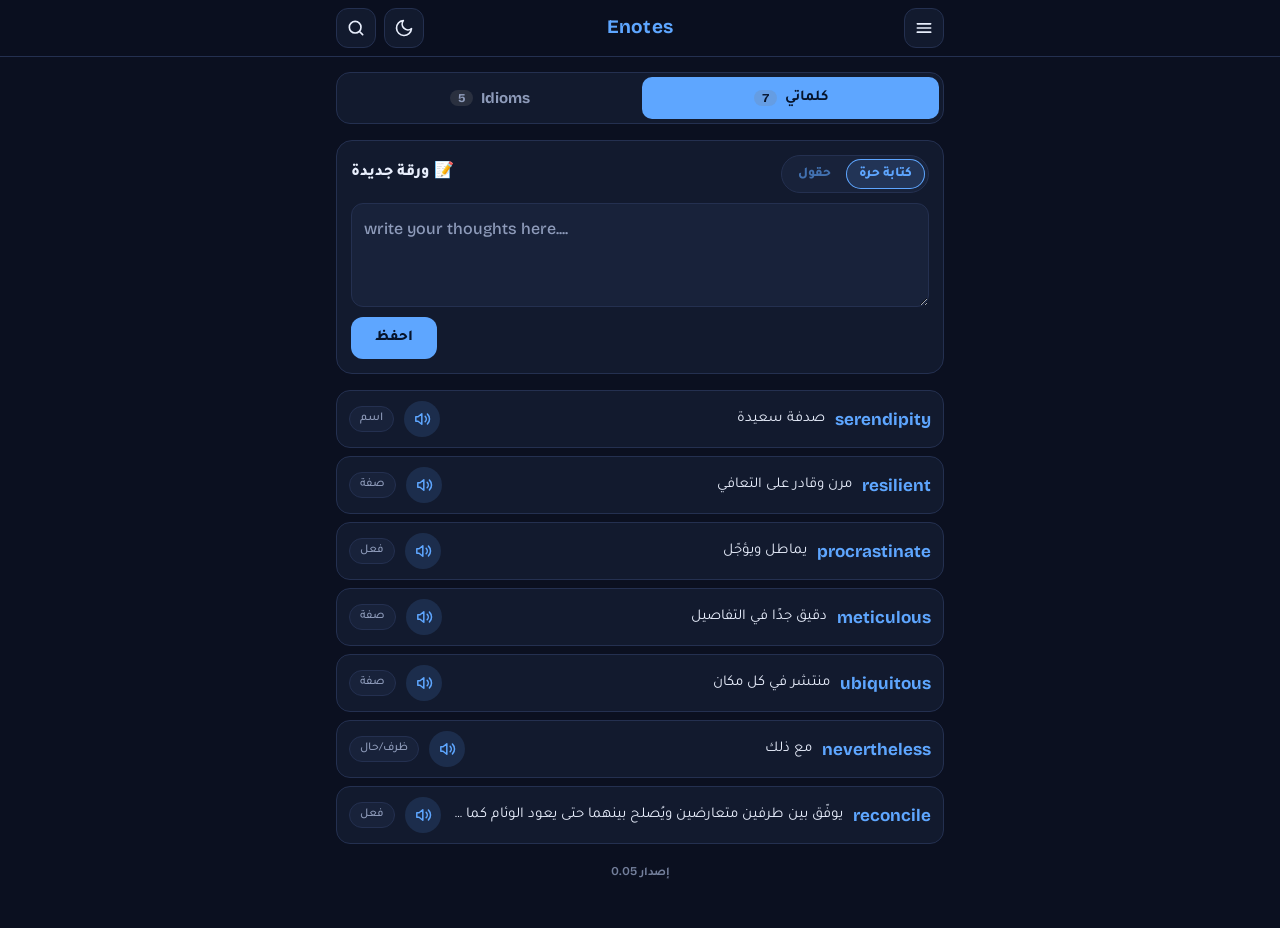
<file: index-13.html>
<!doctype html>
<html lang="ar">
<head>
<meta charset="utf-8">
<meta name="viewport" content="width=device-width,initial-scale=1,maximum-scale=1,user-scalable=no,viewport-fit=cover">
<meta name="theme-color" content="#0b1020">
<meta name="mobile-web-app-capable" content="yes">
<meta name="apple-mobile-web-app-capable" content="yes">
<meta name="apple-mobile-web-app-title" content="دفتر الكلمات">
<link rel="manifest" href="manifest.webmanifest">
<link rel="icon" href="icon.svg" type="image/svg+xml">
<link rel="icon" href="icon-192.png" sizes="192x192" type="image/png">
<link rel="apple-touch-icon" href="apple-touch-icon.png">
<style>:root{padding-top:env(safe-area-inset-top,0px);padding-bottom:env(safe-area-inset-bottom,0px)}body{margin:0}img{max-width:100%}[hidden]{display:none!important}</style>
<title>دفتر الكلمات اليومي</title>
<link rel="stylesheet" href="https://fonts.googleapis.com/css2?family=Bricolage+Grotesque:wght@500;700;800&family=Tajawal:wght@400;500;700;800&display=swap">
<style>
/* Layout: fixed top bar (search / theme on the left, menu on the right), one 640px column: tabs, new-sheet card, saved list. Tools open as bottom sheets. */
:root{
  --bg:#0b1020;
  --bar:rgba(11,16,32,.84);
  --surface:#121a2e;
  --surface-2:#18223a;
  --line:#243050;
  --fg:#e8eefc;
  --muted:#8e9bba;
  --accent:#5ea6ff;
  --accent-ink:#06142b;
  --accent-soft:rgba(94,166,255,.14);
  --good:#3ecf8e;
  --good-bg:rgba(62,207,142,.14);
  --bad:#ff6b7a;
  --bad-bg:rgba(255,107,122,.14);
  --overlay:rgba(4,8,18,.62);
  --mark-bg:#ffd93d;
  --mark-fg:#1b1500;
  --shadow:0 14px 34px rgba(0,0,0,.5);
  --font-ui:'Tajawal','Bricolage Grotesque',system-ui,sans-serif;
  --font-en:'Bricolage Grotesque','Tajawal',system-ui,sans-serif;
  color-scheme:dark;
}
:root[data-theme="light"]{
  --bg:#eff3fb;
  --bar:rgba(239,243,251,.88);
  --surface:#ffffff;
  --surface-2:#f2f5fc;
  --line:#d8e0f1;
  --fg:#0e1a33;
  --muted:#5b6988;
  --accent:#1c6ee0;
  --accent-ink:#ffffff;
  --accent-soft:rgba(28,110,224,.1);
  --good:#12805a;
  --good-bg:rgba(18,128,90,.12);
  --bad:#c9304a;
  --bad-bg:rgba(201,48,74,.1);
  --overlay:rgba(14,26,51,.38);
  --shadow:0 14px 32px rgba(20,40,90,.16);
  color-scheme:light;
}
*{box-sizing:border-box}
body{background:var(--bg);color:var(--fg);font:400 15px/1.6 var(--font-ui);-webkit-tap-highlight-color:transparent;transition:background .3s,color .3s}
button{font:inherit;color:inherit;cursor:pointer;border:0;background:none;padding:0}
button:focus-visible,.row:focus-visible,textarea:focus-visible,select:focus-visible{outline:2px solid var(--accent);outline-offset:2px}
h2{margin:0}

/* press animation */
@keyframes press{0%{transform:scale(1)}40%{transform:scale(.9)}100%{transform:scale(1)}}
.tap{animation:press .2s ease-out}

/* top bar */
.bar{position:fixed;top:0;left:0;right:0;z-index:30;padding-top:env(safe-area-inset-top,0px);background:var(--bar);-webkit-backdrop-filter:blur(14px);backdrop-filter:blur(14px);border-bottom:1px solid var(--line)}
.bar-in{position:relative;height:56px;max-width:640px;margin:0 auto;padding-inline:16px;display:flex;align-items:center}
.left{position:relative;z-index:1;flex:1;min-width:0;display:flex;align-items:center}
.ibtn{flex:none;width:40px;height:40px;border-radius:12px;background:var(--surface);border:1px solid var(--line);display:grid;place-items:center;font-size:18px;line-height:1;overflow:hidden;transition:background .2s,border-color .2s,width .3s cubic-bezier(.2,.8,.2,1),opacity .2s,margin .3s}
.ibtn:hover{border-color:var(--accent)}
.ibtn svg,.snd svg{display:block;width:20px;height:20px;fill:none;stroke:currentColor;stroke-width:2;stroke-linecap:round;stroke-linejoin:round}
.snd{color:var(--accent)}
.snd svg{width:18px;height:18px}
#btnSearch{margin-right:8px}
.bar.searching #btnSearch{background:var(--accent-soft);border-color:var(--accent)}
.bar.searching #btnTheme{width:0;opacity:0;border-width:0;pointer-events:none}
.sfield{flex:0 0 0;min-width:0;opacity:0;overflow:hidden;display:flex;align-items:center;gap:8px;pointer-events:none;transition:flex-grow .32s cubic-bezier(.2,.8,.2,1),opacity .22s}
.bar.searching .sfield{flex:1 1 0;opacity:1;pointer-events:auto}
.pill{flex:1;min-width:0;height:40px;padding-inline:12px;border-radius:12px;background:var(--surface);border:1px solid var(--line);display:flex;align-items:center;gap:8px;transition:border-color .2s}
.pill:focus-within{border-color:var(--accent)}
.pill input{flex:1;min-width:0;background:transparent;border:0;outline:0;color:var(--fg);font:500 16px var(--font-ui)}
.pill input::placeholder{color:var(--muted)}
.title{position:absolute;left:0;right:0;text-align:center;pointer-events:none;font-weight:800;font-size:17px;letter-spacing:.2px;transition:opacity .2s}
.title b{color:var(--accent);font-family:var(--font-en);font-size:19px}
.bar.searching .title{opacity:0}
.menu-anchor{position:relative;z-index:2;flex:none;margin-left:8px}
#btnMenu{font-size:20px}
.menu{position:absolute;top:calc(100% + 10px);right:0;width:min(268px,calc(100vw - 32px));direction:rtl;background:var(--surface);border:1px solid var(--line);border-radius:16px;padding:6px;box-shadow:var(--shadow);transform-origin:calc(100% - 20px) 0;opacity:0;visibility:hidden;transform:translateY(-12px) scale(.94);transition:opacity .2s ease,transform .28s cubic-bezier(.2,.9,.25,1.08),visibility 0s .28s}
.menu.open{opacity:1;visibility:visible;transform:none;transition-delay:0s}
.menu::before{content:'';position:absolute;top:-6px;right:14px;width:11px;height:11px;background:var(--surface);border-left:1px solid var(--line);border-top:1px solid var(--line);transform:rotate(45deg)}
@keyframes rise{from{opacity:0;transform:translateY(-6px)}to{opacity:1;transform:none}}
.menu.open .mitem{animation:rise .3s both}
.menu.open .mitem:nth-child(1){animation-delay:.04s}
.menu.open .mitem:nth-child(2){animation-delay:.08s}
.menu.open .mitem:nth-child(3){animation-delay:.12s}
.menu.open .mitem:nth-child(4){animation-delay:.16s}
.mitem{position:relative;display:flex;align-items:center;gap:12px;width:100%;padding:12px;border-radius:11px;text-align:start;font-weight:500;font-size:15px;transition:background .15s}
.mitem:hover,.mitem:focus-visible{background:var(--surface-2)}
.mitem .e{width:26px;text-align:center;font-size:20px}

/* page */
.wrap{max-width:640px;margin:0 auto;padding:72px 16px 48px;display:flex;flex-direction:column;gap:16px}
.tabs{display:grid;grid-template-columns:1fr 1fr;gap:4px;padding:4px;background:var(--surface);border:1px solid var(--line);border-radius:14px}
.tab{height:42px;border-radius:10px;font-weight:700;color:var(--muted);display:flex;align-items:center;justify-content:center;gap:8px;transition:background .2s,color .2s}
.tab[aria-selected="true"]{background:var(--accent);color:var(--accent-ink)}
.tab .lat{font-family:var(--font-en)}
.tab .n{font:700 12px var(--font-en);padding:1px 8px;border-radius:99px;background:rgba(127,127,127,.22);font-variant-numeric:tabular-nums}
.card{background:var(--surface);border:1px solid var(--line);border-radius:16px;padding:14px}
.card h2{font-size:16px;font-weight:800}
.chead{display:flex;align-items:center;justify-content:space-between;gap:10px;margin-bottom:10px}
.mini{display:flex;gap:2px;padding:3px;background:var(--surface-2);border:1px solid var(--line);border-radius:99px}
.mini button{height:30px;padding:0 13px;display:inline-flex;align-items:center;justify-content:center;line-height:1;border-radius:99px;font-size:13.5px;font-weight:800;color:var(--accent);opacity:.6;transition:background .2s,opacity .2s,transform .12s}
.mini button>span{display:block;transform:translateY(1px)}
.mini button:active{transform:scale(.94)}
.mini button[aria-selected="true"]{background:var(--accent-soft);box-shadow:inset 0 0 0 1px var(--accent);opacity:1}
textarea{display:block;width:100%;min-height:104px;resize:vertical;background:var(--surface-2);border:1px solid var(--line);border-radius:12px;padding:12px;color:var(--fg);font:500 16px/1.6 var(--font-en)}
textarea{unicode-bidi:plaintext}
textarea::placeholder{color:var(--muted)}
.ff{display:flex;flex-direction:column;gap:12px}
.ff label{display:block;font-size:12px;color:var(--muted);margin-bottom:4px}
.ff input{display:block;width:100%;height:46px;background:var(--surface-2);border:1px solid var(--line);border-radius:12px;padding:0 12px;color:var(--fg);font:500 16px/1.4 var(--font-ui)}
.ff input::placeholder{color:var(--muted)}
.ff input:focus-visible{outline:2px solid var(--accent);outline-offset:2px}
.ff textarea{min-height:76px}
.ver{text-align:center;font:600 12px var(--font-en);color:var(--muted);direction:ltr;padding:4px 0 0;opacity:.8}
.foot{display:flex;align-items:center;gap:12px;margin-top:10px}
.hint{flex:1;min-width:0;font-size:12px;line-height:1.5;color:var(--muted)}
.hint.err{color:var(--bad)}
.hint code{font-family:var(--font-en);direction:ltr;unicode-bidi:isolate;color:var(--fg)}
.save{flex:none;height:42px;padding-inline:24px;border-radius:12px;background:var(--accent);color:var(--accent-ink);font-weight:800}

/* list */
#list{list-style:none;margin:0;padding:0;display:flex;flex-direction:column;gap:8px}
.item{background:var(--surface);border:1px solid var(--line);border-radius:14px;overflow:hidden;transition:border-color .2s}
.item.open{border-color:var(--accent)}
.row{display:flex;align-items:center;gap:10px;padding:10px 12px;cursor:pointer;min-height:56px}
.en{flex:0 1 auto;min-width:0;max-width:46%;direction:ltr;unicode-bidi:isolate;font:700 17px var(--font-en);color:var(--accent);overflow:hidden;text-overflow:ellipsis;white-space:nowrap}
.ar{flex:1 1 0;min-width:0;overflow:hidden;text-overflow:ellipsis;white-space:nowrap}
.snd{flex:none;width:36px;height:36px;border-radius:50%;background:var(--accent-soft);display:grid;place-items:center;font-size:16px}
.cat{flex:none;max-width:76px;overflow:hidden;text-overflow:ellipsis;white-space:nowrap;font-size:12px;font-weight:500;color:var(--muted);background:var(--surface-2);border:1px solid var(--line);padding:2px 10px;border-radius:99px}
.detail{display:grid;grid-template-rows:0fr;transition:grid-template-rows .3s ease}
.item.open .detail{grid-template-rows:1fr}
.detail-in{overflow:hidden;min-height:0}
.detail-pad{display:flex;flex-direction:column;gap:12px;padding:12px 14px 14px;border-top:1px solid var(--line)}
.d-top{display:flex;align-items:center;justify-content:space-between;gap:10px;flex-wrap:wrap}
.d-word{direction:ltr;unicode-bidi:isolate;font:800 24px/1.2 var(--font-en);color:var(--accent);overflow-wrap:anywhere;min-width:0}
.d-play{display:flex;gap:8px;flex-wrap:wrap}
.pbtn{height:36px;padding-inline:12px;border-radius:10px;background:var(--surface-2);border:1px solid var(--line);font-size:13px;font-weight:700}
.lbl{font-size:12px;color:var(--muted);margin-bottom:2px}
.val{overflow-wrap:anywhere}
.val.note{padding:10px 12px;background:var(--surface-2);border-radius:10px;font-family:var(--font-en)}
.nl{white-space:pre-wrap;overflow-wrap:anywhere;text-align:start;line-height:1.8}
.nl.sp{height:.6em}
.val.ph{direction:ltr;unicode-bidi:isolate;text-align:right;font-family:var(--font-en)}
.val.none{color:var(--muted)}
.nedit{display:flex;flex-direction:column;gap:8px}
.ne-ph{width:100%;height:42px;padding-inline:12px;border-radius:12px;background:var(--surface-2);border:1px solid var(--line);color:var(--fg);font:500 16px var(--font-en)}
.ne-ph::placeholder{color:var(--muted)}
.ne-ph:focus-visible{outline:2px solid var(--accent);outline-offset:2px}
.save.sm{height:38px;padding-inline:16px}
.menu.open .mitem:nth-child(5){animation-delay:.2s}
.menu.open .mitem:nth-child(6){animation-delay:.24s}
.menu.open .mitem:nth-child(7){animation-delay:.28s}
.menu.open .mitem:nth-child(8){animation-delay:.32s}
.menu.open .mitem:nth-child(9){animation-delay:.36s}
.menu.open .mitem:nth-child(10){animation-delay:.4s}
.menu.open .mitem:nth-child(11){animation-delay:.44s}
.menu.open .mitem:nth-child(12){animation-delay:.48s}
.gbtn{display:flex;align-items:center;justify-content:center;gap:10px;background:#ffffff;color:#1f1f1f;border:1px solid #dadce0}
.gbtn svg{width:20px;height:20px;flex:none}
html,body{touch-action:pan-x pan-y;-webkit-text-size-adjust:100%}
html{overscroll-behavior:none}
.meta{display:flex;flex-wrap:wrap;gap:6px 16px;font-size:12px;color:var(--muted)}
.exnote{font-size:12px;color:var(--muted)}
.del{align-self:flex-start;height:36px;padding-inline:14px;border-radius:10px;border:1px solid var(--line);color:var(--bad);font-size:13px;font-weight:700}
.empty{padding:28px 16px;text-align:center;color:var(--muted);background:var(--surface);border:1px dashed var(--line);border-radius:14px}

.catedit{display:flex;flex-direction:column;align-items:flex-start}
.catopts{display:flex;flex-wrap:wrap;gap:6px}
.copt{height:34px;padding-inline:14px;border-radius:99px;border:1px solid var(--line);background:var(--surface-2);font-size:13px;font-weight:700}
.copt[aria-pressed="true"]{border-color:var(--accent);background:var(--accent-soft);color:var(--accent)}
.m-cat{color:var(--fg);font-weight:700}

#btnSearch svg{grid-area:1/1;transition:transform .32s cubic-bezier(.2,.8,.2,1),opacity .2s}
#btnSearch .i-x{opacity:0;transform:rotate(-90deg) scale(.5)}
.bar.searching #btnSearch .i-search{opacity:0;transform:rotate(90deg) scale(.5)}
.bar.searching #btnSearch .i-x{opacity:1;transform:none}
mark{background:var(--mark-bg);color:var(--mark-fg);border-radius:3px;padding:0 1px}
.acts{display:flex;flex-wrap:wrap;gap:8px}

/* flashcards */
.fc-meta{display:flex;align-items:center;justify-content:space-between;gap:10px;font-size:13px;color:var(--muted)}
.fc-scene{perspective:1100px}
.fc-scene.slide{animation:fcin .28s ease-out}
@keyframes fcin{from{opacity:0;transform:translateX(var(--dx,0))}to{opacity:1;transform:none}}
.fc-card{position:relative;height:280px;cursor:pointer;transform-style:preserve-3d;transition:transform .65s cubic-bezier(.3,.8,.2,1)}
.fc-card.noanim{transition:none}
.fc-scene.flipped .fc-card{transform:rotateY(180deg)}
.fc-face{position:absolute;inset:0;display:flex;flex-direction:column;padding:18px;overflow:auto;background:var(--surface);border:1px solid var(--line);border-radius:20px;box-shadow:var(--shadow);backface-visibility:hidden;-webkit-backface-visibility:hidden}
.fc-back{transform:rotateY(180deg);border-color:var(--accent)}
.fc-c{margin-block:auto;display:flex;flex-direction:column;align-items:center;gap:12px;text-align:center;min-width:0;width:100%}
.fc-word{direction:ltr;unicode-bidi:isolate;font:800 34px/1.2 var(--font-en);color:var(--accent);overflow-wrap:anywhere}
.fc-sm{direction:ltr;unicode-bidi:isolate;font:700 15px var(--font-en);color:var(--accent);overflow-wrap:anywhere}
.fc-ar{font-size:26px;font-weight:800;line-height:1.4;overflow-wrap:anywhere}
.fc-tip{font-size:12px;color:var(--muted)}
.fc-info{display:flex;flex-direction:column;align-items:center;gap:10px;width:100%}
.fc-info .val.note{width:100%;text-align:start}
.fc-snd{position:absolute;top:10px;left:10px;width:36px;height:36px;border-radius:50%}
.fc-ctl{display:flex;gap:8px}
.fbtn{flex:none;height:40px;padding-inline:14px;border-radius:12px;border:1px solid var(--line);background:var(--surface);font-size:13px;font-weight:700;display:inline-flex;align-items:center;justify-content:center;gap:6px}
.fbtn svg{width:16px;height:16px;fill:none;stroke:currentColor;stroke-width:2.2;stroke-linecap:round;stroke-linejoin:round}
.fbtn.main{flex:1;min-width:0;background:var(--accent-soft);border-color:var(--accent);color:var(--accent)}
.fbtn:disabled{opacity:.4;cursor:default}

/* sheets */
.scrim{position:fixed;inset:0;z-index:40;background:var(--overlay);opacity:0;transition:opacity .25s}
.scrim.open{opacity:1}
.sheet{position:fixed;z-index:41;left:50%;bottom:0;width:min(640px,100%);max-height:88vh;display:flex;flex-direction:column;background:var(--bg);border:1px solid var(--line);border-bottom:0;border-radius:22px 22px 0 0;padding-bottom:env(safe-area-inset-bottom,0px);transform:translate(-50%,102%);transition:transform .34s cubic-bezier(.2,.85,.25,1)}
.sheet.open{transform:translate(-50%,0)}
.sheet-head{display:flex;align-items:center;justify-content:space-between;gap:12px;padding:14px 16px;border-bottom:1px solid var(--line)}
.sheet-head h2{font-size:18px;font-weight:800}
.sheet-body{overflow:auto;padding:16px;display:flex;flex-direction:column;gap:16px}
@keyframes liIn{from{opacity:0;transform:translateY(8px)}to{opacity:1;transform:none}}
@keyframes paneIn{from{opacity:0;transform:translateY(5px)}to{opacity:1;transform:none}}
#list.enter .item{animation:liIn .38s cubic-bezier(.2,.8,.2,1) both}
#list.enter .item:nth-child(2){animation-delay:.04s}#list.enter .item:nth-child(3){animation-delay:.08s}#list.enter .item:nth-child(4){animation-delay:.12s}#list.enter .item:nth-child(5){animation-delay:.16s}#list.enter .item:nth-child(6){animation-delay:.2s}#list.enter .item:nth-child(n+7){animation-delay:.24s}
.pane-in{animation:paneIn .28s ease both}
.sheet-body.swap>*{animation:paneIn .3s ease both}
.wscene{perspective:1200px}
.wcard{display:grid;transform-style:preserve-3d;transition:transform .8s cubic-bezier(.3,.7,.2,1)}
.wscene.flipped .wcard{transform:rotateY(180deg)}
.wscene.nofx .wcard{transition:none}
.wface{grid-area:1/1;backface-visibility:hidden;-webkit-backface-visibility:hidden;border-radius:22px;padding:22px 18px;min-height:360px;display:flex;flex-direction:column;align-items:center;justify-content:center;gap:12px;text-align:center}
.wback{background:radial-gradient(circle at 30% 20%,rgba(94,166,255,.35),transparent 55%),linear-gradient(160deg,var(--surface-2),var(--surface));border:1px solid var(--accent);cursor:pointer;width:100%;color:var(--fg)}
.wback .gift{font-size:64px;line-height:1;animation:wfloat 2.6s ease-in-out infinite}
.wback h3{font-size:20px;font-weight:800}
.wback p{font-size:13.5px;color:var(--muted);line-height:1.7;max-width:260px}
.wback .go{margin-top:6px;padding:10px 26px;border-radius:99px;background:var(--accent);color:var(--accent-ink);font-weight:800}
@keyframes wfloat{0%,100%{transform:translateY(0)}50%{transform:translateY(-8px)}}
.wfront{transform:rotateY(180deg);background:var(--surface);border:1px solid var(--line);justify-content:flex-start;gap:10px}
.wfront .day{font-size:12px;font-weight:700;color:var(--accent);letter-spacing:.3px}
.wfront .big{font:800 38px/1.15 var(--font-en);color:var(--fg);direction:ltr;overflow-wrap:anywhere;margin-top:4px}
.wfront .sayb{width:48px;height:48px;border-radius:50%;background:var(--accent);color:var(--accent-ink);display:inline-flex;align-items:center;justify-content:center}
.wfront .sayb svg{width:22px;height:22px;stroke:currentColor;fill:none;stroke-width:2;stroke-linecap:round;stroke-linejoin:round}
.wfront .phs{font-family:var(--font-en);direction:ltr;color:var(--muted);font-size:15px}
.wfront hr{width:56px;border:0;height:3px;border-radius:3px;background:var(--accent-soft);margin:4px 0}
.wfront .arb{font-size:24px;font-weight:800;line-height:1.5}
.wfront .nt{font-size:13.5px;color:var(--muted);line-height:1.7;max-height:150px;overflow:auto;width:100%;text-align:start}
.wfront .chips2{display:flex;flex-wrap:wrap;gap:6px;justify-content:center;margin-top:auto}
.wfront .chips2 span{font-size:12px;padding:3px 12px;border-radius:99px;background:var(--surface-2);border:1px solid var(--line);color:var(--muted)}
.wfront .chips2 .old{color:#eab308;border-color:rgba(234,179,8,.4)}
.btn-main.nextb{position:sticky;bottom:calc(10px + env(safe-area-inset-bottom,0px));height:56px;font-size:17px;border-radius:16px;box-shadow:0 6px 22px rgba(0,0,0,.45);animation:paneIn .25s ease both;margin-top:4px}
.dict{display:flex;flex-direction:column;gap:8px}
.dict input{display:block;width:100%;height:50px;background:var(--surface-2);border:1px solid var(--line);border-radius:12px;padding:0 14px;color:var(--fg);font:600 18px var(--font-en);direction:ltr;text-align:center}
.dict input:focus-visible{outline:2px solid var(--accent);outline-offset:2px}
.dict input:disabled{opacity:.7}
.dres{min-height:22px;font-size:14px;line-height:1.7;text-align:center}
.dres.ok{color:var(--good)}.dres.bad{color:var(--bad)}
.dres b{font-family:var(--font-en);direction:ltr;unicode-bidi:isolate}
.fc-word.arm{font:800 28px/1.4 var(--font-ui);color:var(--fg);direction:rtl}
.trow{display:flex;flex-direction:column;gap:6px}
.trw{display:flex;align-items:baseline;justify-content:space-between;gap:10px}
.trw b{font:800 17px var(--font-en);color:var(--accent);direction:ltr}
.trw span{color:var(--muted);font-size:14px;overflow:hidden;text-overflow:ellipsis;white-space:nowrap}
.streak{display:flex;align-items:center;gap:14px;background:linear-gradient(135deg,rgba(255,138,43,.16),rgba(255,138,43,.04));border:1px solid rgba(255,138,43,.35);border-radius:16px;padding:14px}
.streak .fire{font-size:40px;line-height:1;filter:drop-shadow(0 2px 8px rgba(255,120,30,.45))}
.streak .fire.off{filter:grayscale(1) opacity(.5);animation:none}
.streak.ignite{animation:strkGlow 1.6s ease-out}
.streak.ignite .fire{transform-origin:50% 90%;animation:fireIn 1s cubic-bezier(.2,1.4,.4,1) both,fireFlick 1.1s ease-in-out 1s 2}
.streak.ignite .sn b{display:inline-block;animation:numPop .6s cubic-bezier(.2,1.5,.4,1) .45s both}
@keyframes fireIn{0%{transform:scale(0) translateY(14px) rotate(-14deg);opacity:0;filter:drop-shadow(0 0 0 rgba(255,120,30,0)) brightness(2)}55%{transform:scale(1.5) translateY(-4px) rotate(7deg);opacity:1;filter:drop-shadow(0 0 22px rgba(255,140,40,.95)) brightness(1.4)}100%{transform:none;opacity:1;filter:drop-shadow(0 2px 8px rgba(255,120,30,.45))}}
@keyframes fireFlick{0%,100%{transform:scale(1) rotate(0)}30%{transform:scale(1.08,1.14) rotate(-3deg)}65%{transform:scale(.97,1.05) rotate(3deg)}}
@keyframes numPop{0%{transform:scale(.4);opacity:0}100%{transform:scale(1);opacity:1}}
@keyframes strkGlow{0%{box-shadow:0 0 0 0 rgba(255,138,43,0)}35%{box-shadow:0 0 28px 2px rgba(255,138,43,.45)}100%{box-shadow:0 0 0 0 rgba(255,138,43,0)}}
.streak .sn b{font:800 30px/1 var(--font-en);color:#ff9a3c}
.streak .sn span{font-size:13px;color:var(--muted);margin-inline-start:6px}
.streak .sm{font-size:12px;color:var(--muted);margin-top:4px;line-height:1.5}
.sdots{display:flex;gap:5px;margin-top:8px}
.sdots i{width:20px;height:20px;border-radius:7px;background:var(--surface-2);border:1px solid var(--line);font:700 10px/18px var(--font-en);text-align:center;color:var(--muted);font-style:normal}
.sdots i.on{background:#ff9a3c;border-color:#ff9a3c;color:#2a1300}
.alertc{background:rgba(234,179,8,.1);border:1px solid rgba(234,179,8,.4);border-radius:16px;padding:14px;display:flex;flex-direction:column;gap:10px}
.alertc h4{font-size:15px;font-weight:800;margin:0}
.alertc p{font-size:13.5px;line-height:1.7;color:var(--fg);margin:0}
.stale{flex:none;font-size:11px;font-weight:700;color:#eab308;background:rgba(234,179,8,.12);border:1px solid rgba(234,179,8,.35);padding:1px 8px;border-radius:99px;white-space:nowrap}
.mbar{display:flex;height:12px;border-radius:99px;overflow:hidden;background:var(--surface-2)}
.mbar i{display:block;height:100%}
.lgd{display:flex;flex-wrap:wrap;gap:4px 10px;font-size:11.5px;color:var(--muted)}
.lgd span{display:inline-flex;align-items:center;gap:4px}
.lgd i{width:10px;height:10px;border-radius:50%;display:inline-block}
.mtabs{align-self:flex-start}
#gcv{display:block;width:100%;height:380px;touch-action:none;background:var(--surface);border:1px solid var(--line);border-radius:14px;cursor:grab}
.ginfo{min-height:44px;font-size:13.5px;line-height:1.7;color:var(--muted)}
.ginfo .g-en{font:800 16px var(--font-en);color:var(--accent);direction:ltr;display:inline-block}
.ftree{margin:0;padding:0;list-style:none}
.ftree ul{list-style:none;margin:2px 0 0;padding-inline-start:18px;border-inline-start:2px solid var(--line)}
.ftree li{padding:3px 0 3px 0;position:relative}
.fnode{display:inline-flex;align-items:center;gap:7px;padding:4px 12px;border-radius:99px;background:var(--surface-2);border:1px solid var(--line);font:700 14px var(--font-en);direction:ltr;cursor:pointer}
.fnode i{width:9px;height:9px;border-radius:50%;display:inline-block}
.fnode small{font:500 12px var(--font-ui);color:var(--muted);direction:rtl}
.lk-w{display:flex;align-items:center;justify-content:center;gap:12px;margin:6px 0 10px;flex-wrap:wrap}
.lk-w b{font:800 20px var(--font-en);color:var(--accent);direction:ltr}
.lk-w span{color:var(--muted);font-weight:800}
.lk-m{text-align:center;font-size:12px;color:var(--muted);margin-bottom:10px}
.sec-t{font-size:13px;font-weight:700;color:var(--muted);margin-bottom:8px}
.tiles{display:grid;grid-template-columns:repeat(auto-fit,minmax(96px,1fr));gap:8px}
.tile{background:var(--surface);border:1px solid var(--line);border-radius:14px;padding:12px}
.tile b{display:block;font:800 28px/1.1 var(--font-en);font-variant-numeric:tabular-nums}
.tile span{font-size:12px;color:var(--muted)}
.cols{display:grid;grid-template-columns:repeat(7,1fr);gap:6px;height:128px;padding:12px 8px 8px;background:var(--surface);border:1px solid var(--line);border-radius:14px}
.col{min-width:0;display:flex;flex-direction:column;align-items:center;justify-content:flex-end;gap:4px}
.col .v{font:700 11px var(--font-en);color:var(--muted);height:14px}
.col .b{width:100%;max-width:26px;border-radius:6px 6px 3px 3px;background:var(--accent);min-height:3px}
.col .b.z{background:var(--line)}
.col .d{max-width:100%;font-size:10px;color:var(--muted);white-space:nowrap;overflow:hidden;text-overflow:ellipsis}
.catrow{display:flex;align-items:center;gap:10px;margin-bottom:8px}
.catrow .nm{flex:0 0 76px;min-width:0;font-size:13px;overflow:hidden;text-overflow:ellipsis;white-space:nowrap}
.catrow .tr{flex:1;min-width:0;height:8px;border-radius:99px;background:var(--surface-2);overflow:hidden}
.catrow .tr i{display:block;height:100%;background:var(--accent);border-radius:99px}
.catrow .ct{flex:none;width:24px;text-align:end;font:700 12px var(--font-en);color:var(--muted)}
.group{background:var(--surface);border:1px solid var(--line);border-radius:14px;padding:12px}
.group h3{margin:0 0 8px;font-size:14px;font-weight:700;display:flex;justify-content:space-between;gap:8px}
.group h3 span{color:var(--muted);font:700 12px var(--font-en)}
.chips{display:flex;flex-wrap:wrap;gap:6px}
.chip{max-width:100%;direction:ltr;padding:4px 12px;border-radius:99px;background:var(--accent-soft);color:var(--accent);font:700 14px var(--font-en);overflow:hidden;text-overflow:ellipsis;white-space:nowrap}
.q-prog{height:6px;border-radius:99px;background:var(--surface-2);overflow:hidden}
.q-prog i{display:block;height:100%;background:var(--accent);transition:width .3s}
.q-meta{display:flex;justify-content:space-between;font-size:13px;color:var(--muted)}
.q-word{display:flex;align-items:center;justify-content:center;gap:12px;padding:20px 12px;background:var(--surface);border:1px solid var(--line);border-radius:16px}
.q-word b{direction:ltr;unicode-bidi:isolate;font:800 30px/1.2 var(--font-en);color:var(--accent);overflow-wrap:anywhere;text-align:center;min-width:0}
.opts{display:flex;flex-direction:column;gap:8px}
.opt{width:100%;text-align:start;padding:13px 14px;border-radius:12px;border:1px solid var(--line);background:var(--surface);font-weight:500;overflow-wrap:anywhere}
.opt.right{border-color:var(--good);background:var(--good-bg)}
.opt.wrong{border-color:var(--bad);background:var(--bad-bg)}
.btn-main{align-self:stretch;height:46px;border-radius:12px;background:var(--accent);color:var(--accent-ink);font-weight:800}
.result{text-align:center;padding:24px 12px;background:var(--surface);border:1px solid var(--line);border-radius:16px}
.result b{display:block;font:800 44px/1.1 var(--font-en)}
.seg{display:flex;flex-wrap:wrap;gap:8px}
.sbtn{height:40px;padding-inline:14px;border-radius:12px;border:1px solid var(--line);background:var(--surface);font-weight:700;font-size:14px;display:inline-flex;align-items:center;gap:8px}
.sbtn[aria-pressed="true"]{border-color:var(--accent);background:var(--accent-soft);color:var(--accent)}
.sbtn small{font-size:11px;font-weight:500;color:var(--muted)}
select{width:100%;height:44px;padding-inline:12px;border-radius:12px;background:var(--surface);border:1px solid var(--line);color:var(--fg);font:500 16px var(--font-en)}
.ipa{width:100%;border-collapse:collapse;font-size:13px}
.ipa td,.ipa th{padding:8px 6px;border-bottom:1px solid var(--line);text-align:start}
.ipa th{color:var(--muted);font-weight:500}
.ipa .l{direction:ltr;unicode-bidi:isolate;font-family:var(--font-en)}
.tbl{overflow-x:auto}

.toast{position:fixed;left:50%;bottom:calc(24px + env(safe-area-inset-bottom,0px));z-index:60;transform:translate(-50%,20px);opacity:0;pointer-events:none;max-width:calc(100vw - 32px);background:var(--fg);color:var(--bg);padding:10px 18px;border-radius:99px;font-weight:700;font-size:14px;transition:opacity .2s,transform .25s}
.toast.show{opacity:1;transform:translate(-50%,0)}
@media (prefers-reduced-motion:reduce){*{animation:none!important;transition-duration:.01ms!important}}
</style>

</head>
<body>
<div id="app" dir="rtl">
  <header class="bar" id="bar">
    <div class="bar-in" dir="ltr">
      <div class="left">
        <button class="ibtn" id="btnSearch" aria-label="بحث" aria-expanded="false"><svg class="i-search" viewBox="0 0 24 24" aria-hidden="true"><circle cx="11" cy="11" r="7"/><path d="M20 20l-3.5-3.5"/></svg><svg class="i-x" viewBox="0 0 24 24" aria-hidden="true"><path d="M6 6l12 12M18 6L6 18"/></svg></button>
        <button class="ibtn" id="btnTheme" aria-label="تبديل الوضع الداكن والفاتح"></button>
        <div class="sfield" id="sfield" inert>
          <div class="pill"><input id="q" type="text" dir="auto" autocomplete="off" enterkeyhint="search" placeholder="ابحث في دفترك" aria-label="بحث في الكلمات"></div>
        </div>
      </div>
      <div class="title"><b>Enotes</b></div>
      <div class="menu-anchor">
        <button class="ibtn" id="btnMenu" aria-label="القائمة" aria-haspopup="true" aria-expanded="false"><svg viewBox="0 0 24 24" aria-hidden="true"><path d="M4 7h16M4 12h16M4 17h16"/></svg></button>
        <div class="menu" id="menu" role="menu">
          <button class="mitem" role="menuitem" data-sheet="wod"><span class="e">🌟</span>كلمة اليوم</button>
          <button class="mitem" role="menuitem" data-sheet="stats"><span class="e">📊</span>الإحصائيات</button>
          <button class="mitem" role="menuitem" data-sheet="map"><span class="e">🗺️</span>خريطة الكلمات</button>
          <button class="mitem" role="menuitem" data-sheet="review"><span class="e">🧠</span>المراجعة</button>
          <button class="mitem" role="menuitem" data-sheet="quiz"><span class="e">🎯</span>الاختبار</button>
          <button class="mitem" role="menuitem" data-sheet="accent"><span class="e">🇬🇧</span>اللهجات والنطق</button>
          <button class="mitem" role="menuitem" data-sheet="account"><span class="e">👤</span>الحساب والمزامنة</button>
          <button class="mitem" role="menuitem" data-sheet="trash"><span class="e">🗑️</span>سلة المحذوفات</button>
          <button class="mitem" role="menuitem" data-sheet="backup"><span class="e">💾</span>النسخ الاحتياطي</button>
          <button class="mitem" id="btnInstall" role="menuitem" hidden><span class="e">📲</span>تثبيت التطبيق</button>
        </div>
      </div>
    </div>
  </header>

  <main class="wrap">
    <div class="tabs" role="tablist">
      <button class="tab" role="tab" id="tabWords" data-tab="words" aria-selected="true">كلماتي <span class="n" id="nWords">0</span></button>
      <button class="tab" role="tab" id="tabIdioms" data-tab="idioms" aria-selected="false"><span class="lat">Idioms</span> <span class="n" id="nIdioms">0</span></button>
    </div>

    <section class="card">
      <div class="chead">
        <div class="mini" role="tablist" aria-label="نوع الورقة">
          <button type="button" id="pt-free" role="tab" aria-selected="true" data-p="free"><span>كتابة حرة</span></button>
          <button type="button" id="pt-form" role="tab" aria-selected="false" data-p="form"><span>حقول</span></button>
        </div>
        <h2>📝 ورقة جديدة</h2>
      </div>
      <div id="pFree">
      <textarea id="note" dir="auto" placeholder="write your thoughts here...."></textarea>
      <div class="foot">
        <div class="hint" id="hint"></div>
        <button class="save" id="btnSave">احفظ</button>
      </div>
      </div>
      <div id="pForm" hidden>
      <div class="ff">
        <div><label for="fEn">الكلمة الإنجليزية</label><input id="fEn" type="text" dir="ltr" autocomplete="off" autocapitalize="none" spellcheck="false" placeholder="word"></div>
        <div><label for="fPh">الرسم الصوتي</label><input id="fPh" type="text" dir="ltr" autocomplete="off" spellcheck="false" placeholder="/wɜːrd/"></div>
        <div><label for="fAr">المعنى</label><input id="fAr" type="text" dir="auto" autocomplete="off" placeholder="المعنى بالعربي"></div>
        <div><label for="fEx">مثال أو شرح</label><textarea id="fEx" dir="auto" placeholder="example or explanation"></textarea></div>
        <div><label>التصنيف</label><div class="catopts" id="fCats"></div></div>
      </div>
      <div class="foot">
        <div class="hint" id="hint2"></div>
        <button class="save" id="btnSave2">احفظ</button>
      </div>
      </div>
    </section>

    <ul id="list"></ul>
    <div class="ver" id="ver">إصدار 0.05</div>
  </main>

  <div class="scrim" id="scrim" hidden></div>
  <section class="sheet" id="sheet" role="dialog" aria-modal="true" aria-labelledby="sheetTitle" hidden>
    <div class="sheet-head">
      <h2 id="sheetTitle"></h2>
      <button class="ibtn" id="sheetClose" aria-label="إغلاق"><svg viewBox="0 0 24 24" aria-hidden="true"><path d="M6 6l12 12M18 6L6 18"/></svg></button>
    </div>
    <div class="sheet-body" id="sheetBody"></div>
  </section>
  <div class="toast" id="toast" role="status" aria-live="polite"></div>
</div>

<script>
(function(){
'use strict';
var $=function(s,r){return (r||document).querySelector(s)};
var $$=function(s,r){return Array.prototype.slice.call((r||document).querySelectorAll(s))};
var root=document.documentElement;
var esc=function(s){return String(s).replace(/[&<>"']/g,function(c){return {'&':'&amp;','<':'&lt;','>':'&gt;','"':'&quot;',"'":'&#39;'}[c]})};
var mem={};
var store={
  get:function(k,d){try{var v=localStorage.getItem(k);if(v!==null)return JSON.parse(v)}catch(e){}return (k in mem)?mem[k]:d},
  set:function(k,v){mem[k]=v;try{localStorage.setItem(k,JSON.stringify(v))}catch(e){}}
};
var DAY=86400000;
var MOON='<svg viewBox="0 0 24 24" aria-hidden="true"><path d="M21 12.8A9 9 0 1111.2 3a7 7 0 009.8 9.8z"/></svg>';
var SUN='<svg viewBox="0 0 24 24" aria-hidden="true"><circle cx="12" cy="12" r="4"/><path d="M12 2v2M12 20v2M4.9 4.9l1.4 1.4M17.7 17.7l1.4 1.4M2 12h2M20 12h2M4.9 19.1l1.4-1.4M17.7 6.3l1.4-1.4"/></svg>';
var SPK='<svg viewBox="-0.75 0 24 24" aria-hidden="true"><path d="M11 5L6 9H3v6h3l5 4z"/><path d="M15.5 8.5a5 5 0 010 7M18.5 5.5a9 9 0 010 13"/></svg>';
var CATS=['اسم','فعل','صفة','ضمير','حرف جر','ظرف/حال','روابط'];
var ICATS=['رسمية','غير رسمية'];
function catsFor(t){return t==='idiom'?ICATS:CATS}
var LANGS={'en-US':'أمريكية','en-GB':'بريطانية','en-AU':'أسترالية'};

/* ---------- data ---------- */
var seed=[
  ['serendipity','صدفة سعيدة','اسم','Finding that old letter was pure serendipity.','word','/ˌserənˈdɪpəti/'],
  ['resilient','مرن وقادر على التعافي','صفة','Children are often more resilient than we expect.','word','/rɪˈzɪliənt/'],
  ['procrastinate','يماطل ويؤجّل','فعل','Stop procrastinating and start the report.','word','/prəˈkræstɪneɪt/'],
  ['meticulous','دقيق جدًا في التفاصيل','صفة','She is meticulous about her notes.','word','/məˈtɪkjələs/'],
  ['ubiquitous','منتشر في كل مكان','صفة','Smartphones are ubiquitous now.','word','/juːˈbɪkwɪtəs/'],
  ['nevertheless','مع ذلك','ظرف/حال','It was raining. Nevertheless, we went out.','word','/ˌnevəðəˈles/'],
  ['reconcile','يوفّق بين طرفين متعارضين ويُصلح بينهما حتى يعود الوئام كما كان','فعل','They finally reconciled after years apart.','word','/ˈrekənsaɪl/'],
  ['break the ice','كسر الجمود في بداية اللقاء','غير رسمية','A joke is a good way to break the ice.','idiom'],
  ['piece of cake','شيء سهل جدًا','غير رسمية','The exam was a piece of cake.','idiom'],
  ['under the weather','متوعك قليلًا','غير رسمية','I am feeling a bit under the weather.','idiom'],
  ['once in a blue moon','نادرًا جدًا','غير رسمية','We meet once in a blue moon.','idiom'],
  ['hit the nail on the head','أصاب كبد الحقيقة','غير رسمية','You hit the nail on the head with that answer.','idiom']
];
var t0=Date.now();
/* استيراد تلقائي لكلمات النسخة السابقة من نفس المتصفح. للقراءة فقط، ولا يُعدَّل أو يُحذف أي مفتاح قديم. */
function legacyImport(){
  var LAT=/[A-Za-z]/,ARB=/[؀-ۿ]/,seq=0,found=[];
  function mapList(arr,keyName){
    var out=[],idiomKey=/idiom/i.test(keyName),base=Date.now();
    arr.forEach(function(o,idx){
      if(!o||typeof o!=='object'||Array.isArray(o))return;
      var strs=[];
      Object.keys(o).forEach(function(f){if(typeof o[f]==='string'&&o[f].trim())strs.push([f.toLowerCase(),o[f].trim()])});
      function pick(names,test,fallback){
        for(var n=0;n<names.length;n++)for(var j=0;j<strs.length;j++)if(strs[j][0]===names[n]&&(!test||test(strs[j][1])))return strs[j][1];
        if(fallback)for(var q=0;q<strs.length;q++)if(test(strs[q][1]))return strs[q][1];
        return '';
      }
      var en=pick(['en','english','word','term','eng','front','text','name'],function(x){return LAT.test(x)&&!ARB.test(x)},true);
      var ar=pick(['ar','arabic','meaning','mean','translation','def','definition','back'],function(x){return ARB.test(x)},true);
      if(!en||!ar)return;
      var kind=String(o.type||o.kind||o.tab||o.section||'');
      var cat=o.cat!==undefined?o.cat:(o.category!==undefined?o.category:(o.pos!==undefined?o.pos:o['تصنيف']));
      if(Array.isArray(cat))cat=cat[0];
      if(typeof cat!=='string'||!cat.trim()||/^(word|words|idiom|idioms)$/i.test(cat.trim()))cat='عام';
      var notes=pick(['notes','note','example','examples','ex','sentence','desc','description','details'],null,false);
      var ph=pick(['ph','phonetic','phonetics','ipa','pron','pronunciation'],null,false);
      var ts=NaN;
      ['ts','time','created','createdat','added','addedat','date','timestamp'].some(function(f){
        var key=Object.keys(o).filter(function(k){return k.toLowerCase()===f})[0];
        if(key===undefined)return false;
        var v=o[key];
        if(typeof v==='number'&&v>1e11){ts=v;return true}
        if(typeof v==='string'&&!isNaN(Date.parse(v))){ts=Date.parse(v);return true}
        return false;
      });
      if(isNaN(ts))ts=base-idx*1000;
      out.push({id:'m'+(seq++).toString(36)+base.toString(36),en:en,ar:ar,cat:cat.trim(),notes:notes,ph:ph,type:(idiomKey||/idiom/i.test(kind))?'idiom':'word',ts:ts,ex:false});
    });
    return out;
  }
  try{
    for(var k=0;k<localStorage.length;k++){
      var key=localStorage.key(k);
      if(!key||key.indexOf('wb.')===0)continue;
      var v;
      try{v=JSON.parse(localStorage.getItem(key))}catch(e){continue}
      if(Array.isArray(v))found=found.concat(mapList(v,key));
      else if(v&&typeof v==='object')Object.keys(v).forEach(function(kk){if(Array.isArray(v[kk]))found=found.concat(mapList(v[kk],key+'.'+kk))});
    }
  }catch(e){}
  var seen={};
  return found.filter(function(i){var d=i.type+'|'+i.en.toLowerCase();if(seen[d])return false;seen[d]=1;return true});
}
function seedItems(){return seed.map(function(s,i){return {id:'s'+i,en:s[0],ar:s[1],cat:s[2],notes:s[3],type:s[4],ph:s[5]||'',ts:t0-i*3600000,ex:true}})}
var items=store.get('wb.items',null),imported=0;
/* حماية: إذا وُجدت بيانات محفوظة لكن تعذّرت قراءتها، تُحفظ نسخة منها قبل أي كتابة جديدة. */
if(!Array.isArray(items)){
  try{var rawOld=localStorage.getItem('wb.items');if(rawOld)localStorage.setItem('wb.items.unreadable.'+Date.now(),rawOld)}catch(e){}
}
if(!Array.isArray(items)){
  var legacy=legacyImport();
  if(legacy.length){items=legacy;imported=legacy.length}
  else items=seedItems();
  store.set('wb.items',items);
}
items.forEach(function(i){if(i.ex&&i.type==='idiom'&&i.cat==='تعبير')i.cat='غير رسمية'});
var pref=store.get('wb.pref',{accent:'en-US',rate:1});
items.forEach(function(i){if(i.cat==='ظرف')i.cat='ظرف/حال'});
var tombs=store.get('wb.tombs',{}),dirty=store.get('wb.dirty',{});
var theme=store.get('wb.theme','dark');
var tab='words', query='', current=null, quiz=null, acSel='tomato', fc=null, revMode='cards';
function persist(){store.set('wb.items',items);store.set('wb.tombs',tombs);store.set('wb.dirty',dirty)}
var trash=store.get('wb.trash',[])||[];
var TRASH_MS=15*DAY;
function saveTrash(){store.set('wb.trash',trash)}
function purgeTrash(){var n=Date.now(),l=trash.length;trash=trash.filter(function(t){return t&&t.it&&n-t.at<TRASH_MS});if(trash.length!==l)saveTrash()}
purgeTrash();
function touch(it){it.upd=Date.now();if(!it.ex)dirty[it.id]=1;persist();syncSoon()}
function savePref(){store.set('wb.pref',pref)}

/* ---------- helpers ---------- */
function shuffle(a){a=a.slice();for(var i=a.length-1;i>0;i--){var j=Math.floor(Math.random()*(i+1));var t=a[i];a[i]=a[j];a[j]=t}return a}
function fmtDate(ts){try{return new Date(ts).toLocaleDateString('ar-u-nu-latn',{day:'numeric',month:'long',year:'numeric'})}catch(e){return new Date(ts).toISOString().slice(0,10)}}
function fmtDay(d){try{return d.toLocaleDateString('ar',{weekday:'short'})}catch(e){return String(d.getDate())}}
var toastT;
function toast(msg){var t=$('#toast');t.textContent=msg;t.classList.add('show');clearTimeout(toastT);toastT=setTimeout(function(){t.classList.remove('show')},1900)}
function setInert(el,on){if(on)el.setAttribute('inert','');else el.removeAttribute('inert')}

function copyText(t){
  var done=function(){toast('تم النسخ')};
  var fb=function(){
    try{
      var ta=document.createElement('textarea');ta.value=t;ta.style.cssText='position:fixed;opacity:0;left:-9999px';
      document.body.appendChild(ta);ta.select();var ok=document.execCommand('copy');document.body.removeChild(ta);
      ok?done():toast('تعذّر النسخ');
    }catch(e){toast('تعذّر النسخ')}
  };
  try{if(navigator.clipboard&&navigator.clipboard.writeText){navigator.clipboard.writeText(t).then(done,fb)}else fb()}catch(e){fb()}
}

function speak(text,lang){
  try{
    if(!('speechSynthesis' in window)){toast('هذا الجهاز لا يدعم النطق');return}
    var ss=window.speechSynthesis;ss.cancel();
    var u=new SpeechSynthesisUtterance(text);
    u.lang=lang||pref.accent;
    var vs=ss.getVoices()||[];
    var norm=function(v){return v.lang.replace('_','-').toLowerCase()};
    var v=vs.filter(function(x){return norm(x)===u.lang.toLowerCase()})[0]||vs.filter(function(x){return norm(x).indexOf('en')===0})[0];
    if(v)u.voice=v;
    u.rate=pref.rate||1;
    ss.speak(u);
  }catch(e){toast('تعذّر تشغيل الصوت')}
}

/* ---------- theme ---------- */
function applyTheme(){
  root.setAttribute('data-theme',theme);
  $('#btnTheme').innerHTML=theme==='dark'?MOON:SUN;
}
$('#btnTheme').addEventListener('click',function(){theme=theme==='dark'?'light':'dark';store.set('wb.theme',theme);applyTheme()});
applyTheme();

/* ---------- press animation ---------- */
document.addEventListener('pointerdown',function(e){
  var b=e.target.closest('button');if(!b)return;
  b.classList.remove('tap');void b.offsetWidth;b.classList.add('tap');
});
document.addEventListener('animationend',function(e){if(e.animationName==='press')e.target.classList.remove('tap')});

/* ---------- search ---------- */
var bar=$('#bar'),sfield=$('#sfield'),qIn=$('#q'),btnTheme=$('#btnTheme');
function openSearch(){
  closeMenu();
  bar.classList.add('searching');
  setInert(sfield,false);setInert(btnTheme,true);
  $('#btnSearch').setAttribute('aria-expanded','true');$('#btnSearch').setAttribute('aria-label','إغلاق البحث');
  setTimeout(function(){qIn.focus()},140);
}
function closeSearch(){
  bar.classList.remove('searching');
  setInert(sfield,true);setInert(btnTheme,false);
  $('#btnSearch').setAttribute('aria-expanded','false');$('#btnSearch').setAttribute('aria-label','بحث');
  qIn.value='';query='';qIn.blur();render();
}
$('#btnSearch').addEventListener('click',function(){bar.classList.contains('searching')?closeSearch():openSearch()});
qIn.addEventListener('input',function(){query=norm(qIn.value.trim());render()});

/* ---------- menu ---------- */
var menu=$('#menu'),btnMenu=$('#btnMenu');
function closeMenu(){menu.classList.remove('open');btnMenu.setAttribute('aria-expanded','false')}
btnMenu.addEventListener('click',function(e){
  e.stopPropagation();
  var open=!menu.classList.contains('open');
  menu.classList.toggle('open',open);
  btnMenu.setAttribute('aria-expanded',String(open));
});
document.addEventListener('click',function(e){if(!e.target.closest('.menu-anchor'))closeMenu()});
menu.addEventListener('click',function(e){
  var b=e.target.closest('[data-sheet]');if(!b)return;
  closeMenu();openSheet(b.dataset.sheet);
});
document.addEventListener('keydown',function(e){
  if(e.key!=='Escape')return;
  if(!$('#sheet').hidden)closeSheet();
  else if(menu.classList.contains('open'))closeMenu();
  else if(bar.classList.contains('searching'))closeSearch();
});

/* ---------- tabs ---------- */
function setTab(t){
  var changed=tab!==t;tab=t;
  $$('.tab').forEach(function(b){b.setAttribute('aria-selected',String(b.dataset.tab===t))});
  fCat='';renderFormCats();
  render();
  if(changed){var ul=$('#list');ul.classList.remove('enter');void ul.offsetWidth;ul.classList.add('enter');setTimeout(function(){ul.classList.remove('enter')},700)}
}
$$('.tab').forEach(function(b){b.addEventListener('click',function(){setTab(b.dataset.tab)})});

/* ---------- list ---------- */
var DIA=/[\u064B-\u065F\u0670\u06D6-\u06ED\u0640]/;
function normMap(str){
  var out='',map=[];
  for(var i=0;i<str.length;i++){
    var c=str.charAt(i);
    if(DIA.test(c))continue;
    c=c.toLowerCase();
    if('\u0623\u0625\u0622\u0671'.indexOf(c)>-1)c='\u0627';
    else if(c==='\u0649')c='\u064A';
    for(var k=0;k<c.length;k++){out+=c.charAt(k);map.push(i)}
  }
  return {s:out,map:map};
}
function norm(str){return normMap(String(str)).s}
function hl(text){
  text=String(text);
  if(!query)return esc(text);
  var nm=normMap(text),ranges=[],from=0,idx;
  while((idx=nm.s.indexOf(query,from))>-1){
    var st=nm.map[idx],en=nm.map[idx+query.length-1]+1;
    while(en<text.length&&DIA.test(text.charAt(en)))en++;
    ranges.push([st,en]);from=idx+query.length;
  }
  if(!ranges.length)return esc(text);
  var out='',p=0;
  ranges.forEach(function(r){
    if(r[0]<p)r[0]=p;
    if(r[1]<=r[0])return;
    out+=esc(text.slice(p,r[0]))+'<mark>'+esc(text.slice(r[0],r[1]))+'</mark>';p=r[1];
  });
  return out+esc(text.slice(p));
}
function noteHTML(text,h){
  return String(text).replace(/\r/g,'').split('\n').map(function(l){
    return l.trim()?'<div class="nl" dir="auto">'+(h?hl(l):esc(l))+'</div>':'<div class="nl sp"></div>';
  }).join('');
}
function rowHTML(i){
  var note=i.notes?'<div><div class="lbl">ملاحظة أو مثال</div><div class="val note">'+noteHTML(i.notes,true)+'</div></div>':'';
  var ex=i.ex?'<div class="exnote">هذه كلمة مثال، يمكنك حذفها.</div>':'';
  return '<li class="item" data-id="'+i.id+'">'+
    '<div class="row" role="button" tabindex="0" aria-expanded="false">'+
      '<span class="en">'+hl(i.en)+'</span>'+
      '<span class="ar">'+hl(i.ar)+'</span>'+
      '<button class="snd" data-act="say" aria-label="نطق '+esc(i.en)+'">'+SPK+'</button>'+
      (staleDays(i)?'<span class="stale" title="لم ترها منذ '+dWord(staleDays(i))+'">⏳ '+dWord(staleDays(i))+'</span>':'')+
      '<span class="cat">'+hl(i.cat)+'</span>'+
    '</div>'+
    '<div class="detail"><div class="detail-in"><div class="detail-pad">'+
      '<div class="d-top"><span class="d-word">'+hl(i.en)+'</span></div>'+
      '<div><div class="lbl">الرسم الصوتي</div>'+(i.ph?'<div class="val ph">'+hl(i.ph)+'</div>':'<div class="val none">غير مزوّد</div>')+'</div>'+
      (i.ar?'<div><div class="lbl">المعنى</div><div class="val">'+hl(i.ar)+'</div></div>':'')+
      note+
      '<div class="meta"><span>التصنيف: <span class="m-cat">'+esc(i.cat)+'</span></span><span>أُضيفت: '+fmtDate(i.ts)+'</span></div>'+(staleDays(i)?'<div class="exnote" style="color:#eab308">⏳ لم ترها منذ '+dWord(staleDays(i))+'. جرّب المراجعة أو الاختبار.</div>':'')+
      '<div class="acts"><button class="pbtn" data-act="editcat" aria-expanded="false">تعديل التصنيف</button><button class="pbtn" data-act="editnote" aria-expanded="false">تعديل الملاحظة</button><button class="pbtn" data-act="copy">نسخ</button><button class="del" data-act="del">حذف</button></div>'+
      '<div class="catopts" hidden>'+
        catsFor(i.type).map(function(c){return '<button class="copt" data-act="setcat" data-v="'+esc(c)+'" aria-pressed="'+(i.cat===c)+'">'+esc(c)+'</button>'}).join('')+
      '</div>'+
      '<div class="nedit" hidden>'+
        '<textarea class="ne-text" dir="auto" aria-label="تعديل الملاحظة" placeholder="write your thoughts here...."></textarea>'+
        '<input class="ne-ph" type="text" dir="ltr" aria-label="الرسم الصوتي" placeholder="الرسم الصوتي (اختياري)، مثل /ɪnˈhæbɪtɪd/">'+
        '<div class="acts"><button class="save sm" data-act="savenote">حفظ التعديل</button><button class="pbtn" data-act="cancelnote">إلغاء</button></div>'+
      '</div>'+
      ex+
    '</div></div></div></li>';
}
function render(){
  var type=tab==='words'?'word':'idiom';
  var nw=items.filter(function(i){return i.type==='word'}).length;
  $('#nWords').textContent=nw;$('#nIdioms').textContent=items.length-nw;
  var all=items.filter(function(i){return i.type===type}).sort(function(a,b){return b.ts-a.ts});
  var shown=query?all.filter(function(i){return norm(i.en+' '+i.ar+' '+i.cat+' '+i.notes+' '+(i.ph||'')).indexOf(query)>-1}):all;
  var list=$('#list');
  if(!shown.length){
    list.innerHTML='<li class="empty">'+(query?'لا توجد نتائج لـ «'+esc(qIn.value.trim())+'»':(tab==='words'?'لا توجد كلمات بعد. اكتب أول كلمة في الورقة الجديدة.':'لا توجد تعابير بعد. اكتب أول تعبير في الورقة الجديدة.'))+'</li>';
    return;
  }
  list.innerHTML=shown.map(rowHTML).join('');
}
function toggleItem(li,force){
  var open=force===undefined?!li.classList.contains('open'):force;
  $$('.item.open').forEach(function(x){if(x!==li){x.classList.remove('open');$('.row',x).setAttribute('aria-expanded','false')}});
  li.classList.toggle('open',open);
  $('.row',li).setAttribute('aria-expanded',String(open));
}
$('#list').addEventListener('click',function(e){
  var li=e.target.closest('.item');if(!li)return;
  var it=items.filter(function(x){return x.id===li.dataset.id})[0];if(!it)return;
  var act=e.target.closest('[data-act]');
  if(act){
    var a=act.dataset.act;
    if(a==='say'){speak(it.en,act.dataset.lang||pref.accent)}
    else if(a==='editnote'){
      var ne=$('.nedit',li);ne.hidden=!ne.hidden;act.setAttribute('aria-expanded',String(!ne.hidden));
      if(!ne.hidden){$('.ne-text',li).value=it.notes||'';$('.ne-ph',li).value=it.ph||'';$('.ne-text',li).focus()}
    }
    else if(a==='cancelnote'){$('.nedit',li).hidden=true;$('[data-act="editnote"]',li).setAttribute('aria-expanded','false')}
    else if(a==='savenote'){
      it.notes=$('.ne-text',li).value.replace(/\r/g,'').replace(/^\s*\n/,'').replace(/\s+$/,'');
      it.ph=$('.ne-ph',li).value.trim();
      touch(it);toast('تم حفظ التعديل');
      var keep=it.id;render();
      var nl=$('.item[data-id="'+keep+'"]');if(nl)toggleItem(nl,true);
    }
    else if(a==='copy'){copyText([it.en,it.ph,it.ar,it.notes,'التصنيف: '+it.cat].filter(Boolean).join('\n'))}
    else if(a==='editcat'){var box=$('.catopts',li);box.hidden=!box.hidden;act.setAttribute('aria-expanded',String(!box.hidden))}
    else if(a==='setcat'){
      it.cat=act.dataset.v;touch(it);
      $('.cat',li).textContent=it.cat;$('.m-cat',li).textContent=it.cat;
      $$('.copt',li).forEach(function(b){b.setAttribute('aria-pressed',String(b.dataset.v===it.cat))});
      $('.catopts',li).hidden=true;$('[data-act="editcat"]',li).setAttribute('aria-expanded','false');
      toast('تم تغيير التصنيف');
    }
    else if(a==='del'){
      if(act.dataset.sure){if(!it.ex){tombs[it.id]=Date.now();dirty[it.id]=1;trash.unshift({it:JSON.parse(JSON.stringify(it)),at:Date.now()});saveTrash()}items=items.filter(function(x){return x.id!==it.id});persist();syncSoon();render();toast('تم الحذف')}
      else{
        act.dataset.sure='1';act.textContent='اضغط للتأكيد';
        setTimeout(function(){if(act.isConnected){delete act.dataset.sure;act.textContent='حذف'}},3000);
      }
    }
    return;
  }
  if(e.target.closest('.row'))toggleItem(li);
});
$('#list').addEventListener('keydown',function(e){
  if((e.key==='Enter'||e.key===' ')&&e.target.classList.contains('row')){e.preventDefault();toggleItem(e.target.closest('.item'))}
});

/* ---------- new sheet ---------- */
var AR=/[؀-ۿ]/,LAT=/[A-Za-z]/;
function trimSep(x){return x.replace(/^[\s\-–—=:|،,]+|[\s\-–—=:|،,]+$/g,'')}
/* كتابة حرة: أي نص يُقبل. السطر الأول هو الكلمة، والمعنى يؤخذ من نفس السطر أو من السطر التالي، والباقي ملاحظة. */
var FLAG=/\uD83C[\uDDE6-\uDDFF]\uD83C[\uDDE6-\uDDFF]/g;
var IPA=/[æðŋœɐ-˿θᴀ-ᶿ]/;
var PH_SRC='(\\/[^\\/\\n\\u0600-\\u06FF]{2,40}\\/|\\[[^\\]\\n\\u0600-\\u06FF]{2,40}\\])';
function findPh(str){
  var re=new RegExp(PH_SRC,'g'),m;
  while((m=re.exec(str))){if(IPA.test(m[1]))return m[1]}
  return '';
}
function cleanMeaning(x){return x.replace(/^(تعني|معناها|معنى|المعنى|يعني)\s*[:：\-–]\s*/,'').replace(/[.。]+$/,'').trim()}
function parseFree(text){
  var lines=text.replace(/\r/g,'').split('\n').map(function(x){return x.replace(/\s+$/,'')});
  var first=(lines.shift()||'').trim();
  var ph=findPh(first);
  if(ph)first=first.replace(ph,' ');
  first=first.replace(FLAG,' ').replace(/\s+/g,' ').trim();
  var en=first,ar='',raw='',ia=first.search(AR),il=first.search(LAT);
  if(ia>-1&&il>-1){
    if(il<ia){en=first.slice(0,ia);ar=first.slice(ia)}else{ar=first.slice(0,il);en=first.slice(il)}
    en=trimSep(en);ar=trimSep(ar);
  }else{
    for(var k=0;k<lines.length;k++)if(lines[k].trim()){raw=lines[k].trim();break}
    if(raw)ar=cleanMeaning(raw);
  }
  var notes=lines.join('\n').replace(/^\s*\n/,'').replace(/\s+$/,'');
  if(raw&&notes.trim()===raw)notes='';
  if(!ph&&en){
    var m2=new RegExp(en.replace(/[.*+?^${}()|[\]\\]/g,'\\$&')+'\\s*'+PH_SRC).exec(text);
    if(m2&&IPA.test(m2[1]))ph=m2[1];
  }
  return {en:en,ar:ar,ph:ph,notes:notes};
}
var hint=$('#hint');
$('#note').addEventListener('input',function(){hint.className='hint';hint.textContent=''});
$('#btnSave').addEventListener('click',function(){
  var ta=$('#note');var text=ta.value.trim();
  if(!text){hint.className='hint err';hint.textContent='اكتب شيئًا أولًا.';ta.focus();return}
  var p=parseFree(text);
  var type=tab==='words'?'word':'idiom';
  var ni={id:'u'+Date.now().toString(36),en:p.en,ar:p.ar,cat:type==='idiom'?'غير رسمية':'عام',notes:p.notes,ph:p.ph,type:type,ts:Date.now(),ex:false};
  items.unshift(ni);touch(ni);bump();
  ta.value='';hint.className='hint';hint.textContent='';
  if(bar.classList.contains('searching'))closeSearch();else render();
  toast(type==='word'?'تم حفظ الكلمة':'تم حفظ التعبير');
});

/* ---------- تبديل نوع الورقة ---------- */
function setPanel(k){
  $('#pFree').hidden=k!=='free';$('#pForm').hidden=k!=='form';
  var pn=$(k==='free'?'#pFree':'#pForm');pn.classList.remove('pane-in');void pn.offsetWidth;pn.classList.add('pane-in');
  $$('.mini button').forEach(function(b){b.setAttribute('aria-selected',String(b.dataset.p===k))});
  store.set('wb.panel',k);
}
$$('.mini button').forEach(function(b){b.addEventListener('click',function(){setPanel(b.dataset.p)})});
/* ---------- الورقة الثانية (حقول منفصلة) ---------- */
var fCat='';
function renderFormCats(){
  var el=$('#fCats');if(!el)return;
  var list=catsFor(tab==='words'?'word':'idiom');
  el.innerHTML=list.map(function(c){return '<button type="button" class="copt" data-v="'+esc(c)+'" aria-pressed="'+(fCat===c)+'">'+esc(c)+'</button>'}).join('');
}
$('#fCats').addEventListener('click',function(e){
  var b=e.target.closest('.copt');if(!b)return;
  fCat=(fCat===b.dataset.v)?'':b.dataset.v;
  $$('.copt',this).forEach(function(x){x.setAttribute('aria-pressed',String(x.dataset.v===fCat))});
});
var hint2=$('#hint2');
['fEn','fPh','fAr','fEx'].forEach(function(id){$('#'+id).addEventListener('input',function(){hint2.className='hint';hint2.textContent=''})});
$('#btnSave2').addEventListener('click',function(){
  var en=$('#fEn').value.replace(/\s+/g,' ').trim(),ph=$('#fPh').value.trim(),ar=$('#fAr').value.trim(),ex=$('#fEx').value.replace(/\s+$/,'').replace(/^\s*\n/,'');
  if(!en){hint2.className='hint err';hint2.textContent='اكتب الكلمة الإنجليزية أولًا.';$('#fEn').focus();return}
  var type=tab==='words'?'word':'idiom';
  var ni={id:'u'+Date.now().toString(36),en:en,ar:ar,cat:fCat||(type==='idiom'?'غير رسمية':'عام'),notes:ex,ph:ph,type:type,ts:Date.now(),ex:false};
  items.unshift(ni);touch(ni);bump();
  ['fEn','fPh','fAr','fEx'].forEach(function(id){$('#'+id).value=''});
  fCat='';renderFormCats();hint2.className='hint';hint2.textContent='';
  if(bar.classList.contains('searching'))closeSearch();else render();
  toast(type==='word'?'تم حفظ الكلمة':'تم حفظ التعبير');
});

/* ---------- sheets ---------- */
var sheet=$('#sheet'),scrim=$('#scrim'),sbody=$('#sheetBody');
var TITLES={trash:'🗑️ سلة المحذوفات',wod:'🌟 كلمة اليوم',stats:'📊 الإحصائيات',map:'🗺️ خريطة الكلمات',review:'🧠 المراجعة',backup:'💾 النسخ الاحتياطي',account:'👤 الحساب والمزامنة',quiz:'🎯 الاختبار',accent:'🇬🇧 اللهجات والنطق'};
var sheetFresh=false;
function openSheet(name){
  current=name;sheetFresh=true;
  if(name==='review')fc=newFc();
  if(name==='quiz')startQuiz();
  renderSheet();
  sheet.hidden=false;scrim.hidden=false;
  void sheet.offsetWidth;
  sheet.classList.add('open');scrim.classList.add('open');
  sbody.scrollTop=0;
}
function closeSheet(){
  sheet.classList.remove('open');scrim.classList.remove('open');current=null;
  try{window.speechSynthesis&&window.speechSynthesis.cancel()}catch(e){}
  setTimeout(function(){if(!sheet.classList.contains('open')){sheet.hidden=true;scrim.hidden=true}},340);
}
$('#sheetClose').addEventListener('click',closeSheet);
scrim.addEventListener('click',closeSheet);
function renderSheet(){
  if(!current)return;
  $('#sheetTitle').textContent=TITLES[current];
  var views={stats:statsView,map:mapView,review:cardsView,quiz:quizBody,backup:backupView,account:accountView,accent:accentView,wod:wodView,trash:trashView};
  sbody.innerHTML=views[current]();
  if(sheetFresh){sheetFresh=false;sbody.classList.remove('swap');void sbody.offsetWidth;sbody.classList.add('swap')}
  if(current==='review'&&fc)fcUpdate();
  if(current==='map'&&mapMode==='graph')initGraph();
  if(current==='backup')persistInfo();
}

/* ---------- أصوات الإنجاز ---------- */
var AC=null;
function soundOn(){return pref.sound!==false}
function tone(f,t0,d,g,type,f2){
  var o=AC.createOscillator(),a=AC.createGain(),n=AC.currentTime+t0;
  o.type=type||'triangle';o.frequency.setValueAtTime(f,n);
  if(f2)o.frequency.exponentialRampToValueAtTime(f2,n+d);
  a.gain.setValueAtTime(0.0001,n);a.gain.exponentialRampToValueAtTime(g,n+.015);a.gain.exponentialRampToValueAtTime(0.0001,n+d);
  o.connect(a);a.connect(AC.destination);o.start(n);o.stop(n+d+.05);
}
function chime(k){
  if(!soundOn())return;
  try{
    AC=AC||new (window.AudioContext||window.webkitAudioContext)();
    if(AC.state==='suspended')AC.resume();
    if(k==='good'){tone(659.25,0,.13,.12);tone(987.77,.09,.22,.12)}
    else if(k==='bad'){tone(349.23,0,.15,.26,'triangle');tone(261.63,.14,.15,.26,'triangle');tone(196,.28,.34,.26,'triangle')}
    else if(k==='end'){
      [392,523.25,659.25,783.99].forEach(function(f,i){tone(f,i*.12,.26,.11)});
      [523.25,659.25,783.99,1046.5].forEach(function(f){tone(f,.52,.9,.06,'sine')});
    }
  }catch(e){}
}
/* ---------- كلمة اليوم ---------- */
var wod=store.get('wb.wod',null);
var WOD_MS=6*3600000;
function pickWod(){
  var today=dk(Date.now());
  if(wod&&wod.at&&Date.now()-wod.at<WOD_MS&&items.some(function(i){return i.id===wod.id}))return;
  var pool=items.filter(function(i){return !i.ex});
  if(!pool.length)pool=items.slice();
  if(!pool.length){wod=null;return}
  pool=pool.slice().sort(function(a,b){return (a.sn||a.ts)-(b.sn||b.ts)}).slice(0,5);
  var it=pool[Math.floor(Math.random()*pool.length)];
  wod={day:today,at:Date.now(),id:it.id,was:Math.floor((Date.now()-(it.sn||it.ts))/DAY)};
  store.set('wb.wod',wod);
  review(it);
}
function trashView(){
  purgeTrash();
  if(!trash.length)return '<div class="empty">السلة فارغة. الكلمات التي تحذفها تبقى هنا 15 يومًا ثم تُحذف نهائيًا.</div>';
  var now=Date.now();
  return '<div class="exnote">تبقى الكلمة المحذوفة هنا 15 يومًا ثم تُحذف نهائيًا. الاسترجاع يعيدها إلى قائمتها.</div>'+
    trash.map(function(t){
      var left=Math.max(1,Math.ceil((t.at+TRASH_MS-now)/DAY));
      return '<div class="group trow"><div class="trw"><b>'+esc(t.it.en)+'</b><span>'+esc(t.it.ar||'')+'</span></div>'+
        '<div class="exnote">'+(t.it.type==='idiom'?'تعبير':'كلمة')+' · تُحذف نهائيًا بعد '+dWord(left)+'</div>'+
        '<div class="seg"><button class="sbtn" data-act="trestore" data-id="'+t.it.id+'">استرجاع</button><button class="sbtn" data-act="tdel" data-id="'+t.it.id+'">حذف نهائي</button></div></div>';
    }).join('')+
    '<button class="sbtn" data-act="tempty" style="align-self:flex-start">تفريغ السلة</button>';
}
function wodItem(){return wod&&items.filter(function(i){return i.id===wod.id})[0]}
function wodToday(){return wod&&wod.at&&Date.now()-wod.at<WOD_MS&&wodItem()}
function wodFront(it){
  var rem=Math.max(60000,wod.at+WOD_MS-Date.now()),left=rem>=3600000?'نحو '+Math.ceil(rem/3600000)+' ساعات':'نحو '+Math.ceil(rem/60000)+' دقيقة';
  return '<span class="day">كلمة اليوم · '+esc(fmtDate(Date.now()))+'</span>'+
    '<div class="big">'+esc(it.en)+'</div>'+
    '<button class="sayb" data-act="wodsay" aria-label="نطق">'+SPK+'</button>'+
    (it.ph?'<div class="phs">'+esc(it.ph)+'</div>':'')+
    '<hr>'+
    (it.ar?'<div class="arb">'+esc(it.ar)+'</div>':'')+
    (it.notes?'<div class="nt">'+noteHTML(it.notes,false)+'</div>':'')+
    '<div class="chips2"><span>'+esc(it.cat)+'</span>'+(wod.was>=1?'<span class="old">⏳ لم تمرّ عليها منذ '+dWord(wod.was)+'</span>':'')+'<span>تتجدد بعد '+left+'</span></div>'+
    '<button class="pbtn" data-act="chip" data-id="'+it.id+'">فتح الكلمة في القائمة</button>';
}
function wodView(){
  if(!items.length)return '<div class="empty">أضف كلمات أولًا لتظهر لك كلمة اليوم.</div>';
  var it=wodToday();
  var back='<div class="wface wback" data-act="wodreveal" role="button" tabindex="0"><div class="gift">🎁</div><h3>كلمة اليوم</h3><p>اختارنا لك كلمة قديمة لم تمرّ عليها من فترة. اضغط لتكشفها. لا تتغير قبل مرور 6 ساعات.</p><span class="go">اكشف الكلمة</span></div>';
  var front='<div class="wface wfront" id="wodFront">'+(it?wodFront(it):'')+'</div>';
  return '<div class="wscene'+(it?' flipped nofx':'')+'" id="wscene"><div class="wcard">'+back+front+'</div></div>';
}
var actDays=store.get('wb.days',{})||{};
function dk(d){var x=new Date(d);return x.getFullYear()+'-'+(x.getMonth()+1)+'-'+x.getDate()}
function bump(){var k=dk(Date.now());if(!actDays[k]){actDays[k]=1;store.set('wb.days',actDays)}}
function activeSet(){var o={};Object.keys(actDays).forEach(function(k){o[k]=1});items.forEach(function(i){if(!i.ex)o[dk(i.ts)]=1});return o}
function dayNo(k){var p=k.split('-');return Math.round(new Date(+p[0],+p[1]-1,+p[2],12).getTime()/DAY)}
function streakInfo(){
  var act=activeSet(),today=new Date();today.setHours(12,0,0,0);
  var cur=new Date(today),doneToday=!!act[dk(cur)];
  if(!doneToday)cur.setDate(cur.getDate()-1);
  var c=0;while(act[dk(cur)]){c++;cur.setDate(cur.getDate()-1)}
  var nums=Object.keys(act).map(dayNo).sort(function(x,y){return x-y}),best=0,run=0;
  nums.forEach(function(n,i){run=(i&&n===nums[i-1]+1)?run+1:1;if(run>best)best=run});
  return {n:c,best:Math.max(best,c),today:doneToday,act:act};
}
function review(it,ok){
  if(!it)return;
  it.sn=Date.now();
  if(ok===true)it.lv=Math.min(5,(it.lv||0)+1);else if(ok===false)it.lv=Math.max(0,(it.lv||0)-1);
  if(it.ex)persist();else touch(it);
  bump();
}
var STALE_DAYS=5;
function staleDays(i){if(i.ex)return 0;var d=Math.floor((Date.now()-(i.sn||i.ts))/DAY);return d>=STALE_DAYS?d:0}
function staleList(){return items.filter(function(i){return staleDays(i)>0})}
function dWord(n){return n===1?'يوم':n===2?'يومان':n<=10?n+' أيام':n+' يومًا'}
var LVC=['#ef4444','#f97316','#eab308','#84cc16','#22c55e','#15803d'];
var LVN=['جديدة','بداية','تتعرّف عليها','جيدة','قوية','متقنة'];
function lvColor(l){return LVC[Math.max(0,Math.min(5,l||0))]}
function statsView(){
  var words=items.filter(function(i){return i.type==='word'}).length,idioms=items.length-words;
  var real=items.filter(function(i){return !i.ex});
  var weekAgo=Date.now()-7*DAY;
  var week=real.filter(function(i){return i.ts>=weekAgo}).length;
  var days=[];
  for(var k=6;k>=0;k--){
    var d=new Date();d.setHours(0,0,0,0);d.setDate(d.getDate()-k);
    var s=d.getTime(),e=s+DAY;
    days.push({d:d,n:real.filter(function(i){return i.ts>=s&&i.ts<e}).length});
  }
  var max=Math.max.apply(null,days.map(function(x){return x.n}).concat([1]));
  var cols=days.map(function(x){
    return '<div class="col"><span class="v">'+(x.n||'')+'</span><div class="b'+(x.n?'':' z')+'" style="height:'+(x.n?Math.max(6,Math.round(x.n/max*64)):3)+'px"></div><span class="d">'+esc(fmtDay(x.d))+'</span></div>';
  }).join('');
  var cats={};items.forEach(function(i){cats[i.cat]=(cats[i.cat]||0)+1});
  var list=Object.keys(cats).map(function(c){return [c,cats[c]]}).sort(function(a,b){return b[1]-a[1]});
  var top=list.length?list[0][1]:1;
  var catHtml=list.map(function(c){
    return '<div class="catrow"><span class="nm">'+esc(c[0])+'</span><div class="tr"><i style="width:'+Math.round(c[1]/top*100)+'%"></i></div><span class="ct">'+c[1]+'</span></div>';
  }).join('')||'<div class="exnote">لا توجد بيانات بعد.</div>';
  /* التتابع اليومي */
  var si=streakInfo(),dots='',ign='';
  if(si.n>0){try{var fk=dk(new Date())+':'+si.n;if(localStorage.getItem('wb.fireDay')!==fk){ign=' ignite';localStorage.setItem('wb.fireDay',fk)}}catch(e){}}
  for(var q=6;q>=0;q--){var dd=new Date();dd.setDate(dd.getDate()-q);dots+='<i class="'+(si.act[dk(dd)]?'on':'')+'">'+['ح','ن','ث','ر','خ','ج','س'][dd.getDay()]+'</i>'}
  var streak='<div class="streak'+ign+'"><div class="fire'+(si.n?'':' off')+'">🔥</div><div style="min-width:0"><div class="sn"><b>'+si.n+'</b><span>'+(si.n===1?'يوم متتالي':'أيام متتالية')+'</span></div>'+
    '<div class="sm">'+(si.today?'ممتاز، أنجزت نشاط اليوم. أفضل تتابع لك: '+si.best:(si.n?'راجع أو أضف كلمة اليوم حتى لا ينقطع التتابع. أفضل تتابع لك: '+si.best:'ابدأ اليوم بإضافة كلمة أو مراجعتها لتبدأ التتابع.'))+'</div><div class="sdots">'+dots+'</div></div></div>';
  /* تنبيه النسيان */
  var st=staleList(),stq=st.filter(function(i){return i.ar}).length,alertc='';
  if(st.length)alertc='<div class="alertc"><h4>⚠️ مفردات تحتاج إعادتها</h4><p>لديك '+st.length+' '+(st.length>10?'كلمة':st.length===1?'كلمة':'كلمات')+' مرّ عليها '+STALE_DAYS+' أيام أو أكثر دون مراجعة أو اختبار. هل تود مراجعتها الآن؟</p>'+
    (stq>=1&&qItems().length>=2?'<button class="btn-main" data-act="staleq">ابدأ اختبارًا سريعًا ('+Math.min(stq,10)+')</button>':'')+'</div>';
  /* مستوى الحفظ */
  var cnt=[0,0,0,0,0,0];items.forEach(function(i){cnt[Math.max(0,Math.min(5,i.lv||0))]++});
  var tot=items.length||1;
  var mb='<div class="group"><div class="mbar">'+cnt.map(function(n,i){return n?'<i style="width:'+(n/tot*100)+'%;background:'+LVC[i]+'"></i>':''}).join('')+'</div>'+
    '<div class="lgd" style="margin-top:8px">'+cnt.map(function(n,i){return '<span><i style="background:'+LVC[i]+'"></i>'+LVN[i]+' '+n+'</span>'}).join('')+'</div></div>';
  return streak+alertc+
    '<div class="tiles"><div class="tile"><b>'+words+'</b><span>كلمة</span></div><div class="tile"><b>'+idioms+'</b><span>تعبير</span></div><div class="tile"><b>'+week+'</b><span>أضفتها هذا الأسبوع</span></div></div>'+
    '<div><div class="sec-t">مستوى الحفظ</div>'+mb+'</div>'+
    '<div><div class="sec-t">ما أضفته آخر 7 أيام</div><div class="cols">'+cols+'</div></div>'+
    '<div><div class="sec-t">التصنيفات</div><div class="group">'+catHtml+'</div></div>'+
    (items.some(function(i){return i.ex})?'<div class="exnote">الإجمالي والتصنيفات يشملان الأمثلة الجاهزة. الرسم الأسبوعي يحسب ما أضفته أنت فقط.</div>':'');
}

/* ---------- خريطة الكلمات ---------- */
var mapMode='graph',gsel=null,link=null,G=null;
var bridges=store.get('wb.bridges',[])||[];
function isSingle(en){return /^[a-z]+$/i.test(en)}
function related(a,b){
  a=a.toLowerCase();b=b.toLowerCase();if(a===b)return false;
  var sh=a.length<=b.length?a:b,lo=sh===a?b:a;
  if(sh.length>=3&&lo.indexOf(sh)===0&&lo.length-sh.length>=2)return true;
  var cp=0;while(cp<sh.length&&sh.charAt(cp)===lo.charAt(cp))cp++;
  return cp>=5&&cp>=sh.length-3;
}
function famGroups(){
  var ws=items.filter(function(i){return i.type==='word'&&isSingle(i.en)});
  var par={};ws.forEach(function(w){par[w.id]=w.id});
  function f(x){while(par[x]!==x){par[x]=par[par[x]];x=par[x]}return x}
  for(var i=0;i<ws.length;i++)for(var j=i+1;j<ws.length;j++)if(related(ws[i].en,ws[j].en))par[f(ws[i].id)]=f(ws[j].id);
  var g={};ws.forEach(function(w){var r=f(w.id);(g[r]=g[r]||[]).push(w)});
  return {groups:Object.keys(g).map(function(k){return g[k]}).filter(function(a){return a.length>1}).map(function(a){return a.sort(function(x,y){return x.en.length-y.en.length||x.ts-y.ts})}),total:ws.length};
}
function famHTML(){
  var r=famGroups();
  if(!r.groups.length)return '<div class="empty">لا توجد عائلات بعد. تظهر هنا الكلمات المشتقة من جذر واحد، مثل act و actor و activate، عندما تضيفها.</div>';
  var inFam=0;
  var out=r.groups.map(function(arr){
    inFam+=arr.length;
    var par={};
    arr.forEach(function(m,i){
      if(!i)return;var p=arr[0];
      for(var k=0;k<i;k++)if(related(arr[k].en,m.en)&&arr[k].en.length>p.en.length)p=arr[k];
      par[m.id]=p.id;
    });
    function node(m){
      var kids=arr.filter(function(x){return par[x.id]===m.id});
      return '<li><span class="fnode" data-act="chip" data-id="'+m.id+'"><i style="background:'+lvColor(m.lv)+'"></i>'+esc(m.en)+(m.ar?'<small>'+esc(m.ar)+'</small>':'')+'</span>'+(kids.length?'<ul>'+kids.map(node).join('')+'</ul>':'')+'</li>';
    }
    return '<div class="group"><ul class="ftree">'+node(arr[0])+'</ul></div>';
  }).join('');
  return out+'<div class="exnote">'+(r.total-inFam)+' كلمة بلا عائلة بعد. التجميع تلقائي بحسب تشابه الجذر.</div>';
}
function newPair(){
  var ws=items.filter(function(i){return i.type==='word'&&isSingle(i.en)});
  if(ws.length<2){link=null;return}
  for(var t=0;t<12;t++){
    var a=ws[Math.floor(Math.random()*ws.length)],b=ws[Math.floor(Math.random()*ws.length)];
    if(a.id===b.id)continue;
    var done=bridges.some(function(x){return (x[0]===a.id&&x[1]===b.id)||(x[0]===b.id&&x[1]===a.id)});
    if(done&&t<11)continue;
    link={a:a,b:b,ok:false,text:'',err:''};return;
  }
}
function hasWord(sen,w){var x=w.toLowerCase();var st=x.length>=6?x.slice(0,x.length-2):x;return sen.toLowerCase().indexOf(st)>-1}
function linkHTML(){
  if(!link||!items.some(function(i){return i===link.a})||!items.some(function(i){return i===link.b}))newPair();
  if(!link)return '<div class="empty">أضف كلمتين إنجليزيتين على الأقل (كلمة واحدة لكل منهما) لتبدأ لعبة اكتشاف الرابط.</div>';
  var cntb='<div class="exnote">الجسور المفتوحة: '+bridges.length+'</div>';
  if(link.ok)return '<div class="group lk"><div class="lk-w"><b>'+esc(link.a.en)+'</b><span>⟷</span><b>'+esc(link.b.en)+'</b></div><div class="exnote" dir="ltr" style="text-align:center">'+esc(link.text)+'</div></div><div class="hint" style="color:var(--good)">انفتح جسر بين الكلمتين في الخريطة.</div><div class="seg"><button class="sbtn" data-act="linkshow">عرض الخريطة</button><button class="sbtn" data-act="linknew">تحدٍّ جديد</button></div>'+cntb;
  return '<div class="group lk"><div class="exnote" style="line-height:1.8">اكتب جملة إنجليزية واحدة تجمع الكلمتين معًا لتفتح بينهما جسرًا في الخريطة.</div>'+
    '<div class="lk-w"><b>'+esc(link.a.en)+'</b><span>+</span><b>'+esc(link.b.en)+'</b></div>'+
    '<div class="lk-m">'+esc(link.a.ar||'')+(link.a.ar&&link.b.ar?' · ':'')+esc(link.b.ar||'')+'</div>'+
    '<textarea id="lkText" dir="ltr" placeholder="write one sentence using both words...">'+esc(link.text)+'</textarea>'+
    '<div class="hint'+(link.err?' err':'')+'" id="lkHint" style="margin-top:8px">'+esc(link.err)+'</div></div>'+
    '<button class="btn-main" data-act="linkopen">افتح الجسر</button><div class="seg"><button class="sbtn" data-act="linknew">كلمتان أخريان</button></div>'+cntb;
}
function mapView(){
  if(!items.length)return '<div class="empty">أضف كلمات لتظهر خريطتها هنا.</div>';
  var tabs='<div class="mini mtabs" role="tablist">'+[['graph','الشبكة'],['fam','العائلات'],['link','اكتشف الرابط']].map(function(m){return '<button type="button" role="tab" data-act="mapmode" data-v="'+m[0]+'" aria-selected="'+(mapMode===m[0])+'"><span>'+m[1]+'</span></button>'}).join('')+'</div>';
  if(mapMode==='fam')return tabs+famHTML();
  if(mapMode==='link')return tabs+linkHTML();
  var lg='<div class="lgd">'+LVN.map(function(n,i){return '<span><i style="background:'+LVC[i]+'"></i>'+n+'</span>'}).join('')+'<span>⏳ تحتاج مراجعة</span></div>';
  return tabs+'<canvas id="gcv" aria-label="خريطة الكلمات التفاعلية"></canvas>'+lg+'<div class="ginfo" id="ginfo">'+(gsel?'':'اسحب أي دائرة لتحريكها، واضغط عليها لترى تفاصيلها. اللون يدل على قوة الحفظ، والخط الذهبي جسر فتحته بلعبة اكتشاف الرابط.')+'</div>';
}
function ginfoHTML(it){
  var sd=staleDays(it),seen=it.sn?Math.floor((Date.now()-it.sn)/DAY):null;
  return '<span class="g-en">'+esc(it.en)+'</span> '+esc(it.ar||'')+'<br>مستوى الحفظ: '+LVN[it.lv||0]+' ('+(it.lv||0)+'/5)'+(sd?' · ⏳ لم ترها منذ '+dWord(sd):(seen!==null?' · آخر مراجعة: '+(seen?'قبل '+dWord(seen):'اليوم'):''))+' <button class="pbtn" data-act="chip" data-id="'+it.id+'">فتح الكلمة</button>';
}
function initGraph(){
  var cv=$('#gcv');if(!cv)return;
  requestAnimationFrame(function(){
    if(!cv.isConnected)return;
    var w=cv.clientWidth||320,h=cv.clientHeight||380,dpr=Math.min(window.devicePixelRatio||1,2);
    cv.width=w*dpr;cv.height=h*dpr;
    var ctx=cv.getContext('2d');ctx.setTransform(dpr,0,0,dpr,0,0);
    var cs=getComputedStyle(document.documentElement);
    var col={fg:cs.getPropertyValue('--fg').trim()||'#e8eefc',muted:cs.getPropertyValue('--muted').trim()||'#8e9bba',line:cs.getPropertyValue('--line').trim()||'#243050',accent:cs.getPropertyValue('--accent').trim()||'#5ea6ff',surface:cs.getPropertyValue('--surface').trim()||'#121a2e'};
    var ws=items.slice(0,120),cats=[],byId={};
    var nodes=ws.map(function(it,k){
      if(cats.indexOf(it.cat)<0)cats.push(it.cat);
      var n={it:it,x:w/2+(Math.random()-.5)*w*.6,y:h/2+(Math.random()-.5)*h*.6,vx:0,vy:0,r:14,fixed:false};byId[it.id]=n;return n;
    });
    var anc={};cats.forEach(function(c,i){var ang=i/cats.length*Math.PI*2;anc[c]={x:w/2+Math.cos(ang)*w*.28,y:h/2+Math.sin(ang)*h*.28}});
    var edges=[],seenE={};
    function addE(a,b,t,len,k){var key=a.it.id<b.it.id?a.it.id+'|'+b.it.id+t:b.it.id+'|'+a.it.id+t;if(seenE[key]||a===b)return;seenE[key]=1;edges.push({a:a,b:b,t:t,len:len,k:k})}
    var byCat={};nodes.forEach(function(n){(byCat[n.it.cat]=byCat[n.it.cat]||[]).push(n)});
    Object.keys(byCat).forEach(function(c){var g=byCat[c];for(var i=0;i<g.length;i++){if(g[i+1])addE(g[i],g[i+1],'c',70,.02);if(g[i+2])addE(g[i],g[i+2],'c',90,.01)}});
    for(var i=0;i<nodes.length;i++)for(var j=i+1;j<nodes.length;j++){var A=nodes[i].it,B=nodes[j].it;if(A.type==='word'&&B.type==='word'&&isSingle(A.en)&&isSingle(B.en)&&related(A.en,B.en))addE(nodes[i],nodes[j],'f',50,.06)}
    bridges.forEach(function(b){if(byId[b[0]]&&byId[b[1]])addE(byId[b[0]],byId[b[1]],'b',80,.04)});
    G={cv:cv,nodes:nodes,edges:edges,alpha:1,run:false,drag:null,sel:gsel};
    function stepP(){
      var al=G.alpha;
      for(var i=0;i<nodes.length;i++){var a=nodes[i];
        for(var j=i+1;j<nodes.length;j++){var b=nodes[j];var dx=a.x-b.x,dy=a.y-b.y,d2=dx*dx+dy*dy;if(d2<1)d2=1;if(d2>25000)continue;var d=Math.sqrt(d2),f=1100/d2*al;dx/=d;dy/=d;a.vx+=dx*f;a.vy+=dy*f;b.vx-=dx*f;b.vy-=dy*f}
        a.vx+=(w/2-a.x)*.0025*al;a.vy+=(h/2-a.y)*.0025*al;
        var an=anc[a.it.cat];if(an){a.vx+=(an.x-a.x)*.004*al;a.vy+=(an.y-a.y)*.004*al}
      }
      edges.forEach(function(e){var dx=e.b.x-e.a.x,dy=e.b.y-e.a.y,d=Math.sqrt(dx*dx+dy*dy)||1,f=(d-e.len)*e.k*(.4+al*.6);dx/=d;dy/=d;e.a.vx+=dx*f;e.a.vy+=dy*f;e.b.vx-=dx*f;e.b.vy-=dy*f});
      nodes.forEach(function(n){if(n.fixed){n.vx=n.vy=0;return}n.vx*=.8;n.vy*=.8;n.x+=n.vx;n.y+=n.vy;n.x=Math.max(n.r+4,Math.min(w-n.r-4,n.x));n.y=Math.max(n.r+14,Math.min(h-n.r-18,n.y))});
      G.alpha*=.985;
    }
    function draw(){
      ctx.clearRect(0,0,w,h);
      edges.forEach(function(e){
        ctx.beginPath();ctx.moveTo(e.a.x,e.a.y);ctx.lineTo(e.b.x,e.b.y);
        if(e.t==='b'){ctx.strokeStyle='#fbbf24';ctx.lineWidth=3}
        else if(e.t==='f'){ctx.strokeStyle=col.accent;ctx.lineWidth=1.8}
        else{ctx.strokeStyle=col.line;ctx.lineWidth=1}
        ctx.stroke();
      });
      ctx.textAlign='center';ctx.font='600 11px "Bricolage Grotesque",system-ui,sans-serif';
      nodes.forEach(function(n){
        var sel=G.sel===n.it.id;
        if(staleDays(n.it)){ctx.beginPath();ctx.arc(n.x,n.y,n.r+5,0,7);ctx.setLineDash([3,3]);ctx.strokeStyle='#eab308';ctx.lineWidth=1.5;ctx.stroke();ctx.setLineDash([])}
        ctx.beginPath();ctx.arc(n.x,n.y,n.r,0,7);ctx.fillStyle=lvColor(n.it.lv);ctx.fill();
        ctx.lineWidth=sel?3:2;ctx.strokeStyle=sel?col.fg:col.surface;ctx.stroke();
        var t=n.it.en.length>12?n.it.en.slice(0,11)+'…':n.it.en;
        ctx.fillStyle=col.fg;ctx.fillText(t,n.x,n.y+n.r+13);
      });
    }
    function loop(){
      if(!cv.isConnected||current!=='map'||G.cv!==cv){if(G&&G.cv===cv)G.run=false;return}
      stepP();draw();
      if(G.alpha>.02||G.drag)requestAnimationFrame(loop);else G.run=false;
    }
    function start(){if(!G.run){G.run=true;requestAnimationFrame(loop)}}
    function pos(e){var r=cv.getBoundingClientRect();return {x:(e.clientX-r.left)*(w/r.width),y:(e.clientY-r.top)*(h/r.height)}}
    function hit(p){var best=null,bd=1e9;nodes.forEach(function(n){var d=Math.hypot(n.x-p.x,n.y-p.y);if(d<n.r+10&&d<bd){bd=d;best=n}});return best}
    cv.addEventListener('pointerdown',function(e){
      var p=pos(e),n=hit(p);if(!n)return;
      G.drag=n;n.fixed=true;G.moved=0;G.sx=p.x;G.sy=p.y;G.alpha=Math.max(G.alpha,.5);
      try{cv.setPointerCapture(e.pointerId)}catch(_){}
      cv.style.cursor='grabbing';start();e.preventDefault();
    });
    cv.addEventListener('pointermove',function(e){
      if(!G.drag)return;var p=pos(e);
      G.drag.x=Math.max(14,Math.min(w-14,p.x));G.drag.y=Math.max(14,Math.min(h-14,p.y));
      G.moved=Math.max(G.moved,Math.hypot(p.x-G.sx,p.y-G.sy));G.alpha=Math.max(G.alpha,.35);
    });
    function up(){
      if(!G.drag)return;var n=G.drag;n.fixed=false;G.drag=null;cv.style.cursor='grab';
      if(G.moved<6){gsel=n.it.id;G.sel=gsel;var gi=$('#ginfo');if(gi)gi.innerHTML=ginfoHTML(n.it)}
      G.alpha=Math.max(G.alpha,.3);start();
    }
    cv.addEventListener('pointerup',up);cv.addEventListener('pointercancel',up);
    if(gsel&&byId[gsel]){var gi=$('#ginfo');if(gi)gi.innerHTML=ginfoHTML(byId[gsel].it)}
    for(var k=0;k<60;k++)stepP();
    G.alpha=.6;draw();start();
  });
}
function goTo(id){
  var it=items.filter(function(x){return x.id===id})[0];if(!it)return;
  closeSheet();
  if(bar.classList.contains('searching'))closeSearch();
  setTab(it.type==='word'?'words':'idioms');
  var li=$('.item[data-id="'+id+'"]');
  if(li){toggleItem(li,true);setTimeout(function(){li.scrollIntoView({block:'center',behavior:'smooth'})},120)}
}

function qItems(){return items.filter(function(i){return i.ar})}
function startQuiz(pool){
  quiz={pool:pool||shuffle(qItems()).slice(0,10),i:0,score:0,opts:[],picked:null};
  if(quiz.pool.length)prepQ();
}
function prepQ(){
  var q=quiz.pool[quiz.i];
  var others=shuffle(qItems().filter(function(x){return x.id!==q.id&&x.ar!==q.ar}).map(function(x){return x.ar}));
  var uniq=others.filter(function(v,i,a){return a.indexOf(v)===i}).slice(0,3);
  quiz.opts=shuffle([q.ar].concat(uniq));quiz.picked=null;
}
function backupView(){
  var real=items.filter(function(i){return !i.ex}).length;
  return '<div class="tiles"><div class="tile"><b>'+real+'</b><span>كلمة وتعبير أضفتها</span></div></div>'+
    '<div class="group"><div class="exnote">كلماتك تُحفظ على هذا الجهاز وفي هذا المتصفح أو التطبيق فقط، وتحديث الموقع لا يمسحها. الذي يمسحها هو حذف بيانات الموقع من إعدادات المتصفح أو حذف التطبيق، أو الانتقال إلى جهاز آخر. احتفظ بنسخة احتياطية.</div><div class="exnote" id="persistState" style="margin-top:8px"></div></div>'+
    '<div class="seg"><button class="sbtn" data-act="export">تنزيل نسخة احتياطية</button><button class="sbtn" data-act="copyjson">نسخ البيانات</button></div>'+
    '<div><div class="sec-t">استرجاع من نسخة (يُدمج مع كلماتك ولا يحذف شيئًا)</div>'+
    '<div class="seg" style="margin-bottom:10px"><label class="sbtn" for="impFile">اختيار ملف النسخة</label><input id="impFile" type="file" accept=".json,application/json" hidden></div>'+
    '<textarea id="impText" dir="ltr" placeholder="أو الصق بيانات النسخة هنا"></textarea>'+
    '<button class="btn-main" data-act="import" style="margin-top:10px">استرجاع</button></div>';
}
function backupJSON(){
  return JSON.stringify({app:'daily-words',version:1,exportedAt:new Date().toISOString(),items:items.filter(function(i){return !i.ex})},null,1);
}
function importData(text){
  var d;try{d=JSON.parse(text)}catch(e){toast('الملف غير صالح');return}
  var list=Array.isArray(d)?d:(d&&Array.isArray(d.items)?d.items:null);
  if(!list){toast('لم أجد كلمات في هذا الملف');return}
  var seen={};items.forEach(function(i){seen[i.type+'|'+i.en.toLowerCase()]=1});
  var used={};items.forEach(function(i){used[i.id]=1});
  var added=0;
  list.forEach(function(o,k){
    if(!o||typeof o.en!=='string'||!o.en.trim())return;
    var type=o.type==='idiom'?'idiom':'word',dk=type+'|'+o.en.trim().toLowerCase();
    if(seen[dk])return;
    seen[dk]=1;
    var id=(typeof o.id==='string'&&/^[\w-]{1,40}$/.test(o.id)&&!used[o.id])?o.id:'i'+Date.now().toString(36)+k;
    used[id]=1;
    items.push({id:id,en:o.en.trim(),ar:typeof o.ar==='string'?o.ar:'',cat:typeof o.cat==='string'&&o.cat?o.cat:'عام',notes:typeof o.notes==='string'?o.notes:'',ph:typeof o.ph==='string'?o.ph:'',type:type,ts:typeof o.ts==='number'?o.ts:Date.now(),upd:Date.now(),ex:false});
    dirty[id]=1;added++;
  });
  if(added){persist();render();syncSoon()}
  toast(added?'تم استرجاع '+added+' من الكلمات':'كل كلمات النسخة موجودة عندك مسبقًا');
  if(current==='backup')renderSheet();
}
function persistInfo(){
  var el=$('#persistState');if(!el)return;
  try{
    if(navigator.storage&&navigator.storage.persisted){
      navigator.storage.persisted().then(function(p){
        var e2=$('#persistState');if(e2)e2.textContent=p?'حماية التخزين: مفعّلة، فلن يحذف المتصفح بياناتك تلقائيًا.':'حماية التخزين: غير مفعّلة، وقد يحذف المتصفح البيانات إذا امتلأت المساحة. تثبيت التطبيق يرفع الحماية غالبًا.';
      });
    }
  }catch(e){}
}
/* ---------- حساب Google والمزامنة (Google Drive) ---------- */
var G_LOGO='<svg viewBox="0 0 48 48" aria-hidden="true"><path fill="#EA4335" d="M24 9.5c3.54 0 6.71 1.22 9.21 3.6l6.85-6.85C35.9 2.38 30.47 0 24 0 14.62 0 6.51 5.38 2.56 13.22l7.98 6.19C12.43 13.72 17.74 9.5 24 9.5z"/><path fill="#4285F4" d="M46.98 24.55c0-1.57-.15-3.09-.38-4.55H24v9.02h12.94c-.58 2.96-2.26 5.48-4.78 7.18l7.73 6c4.51-4.18 7.09-10.36 7.09-17.65z"/><path fill="#FBBC05" d="M10.53 28.59c-.48-1.45-.76-2.99-.76-4.59s.27-3.14.76-4.59l-7.98-6.19C.92 16.46 0 20.12 0 24c0 3.88.92 7.54 2.56 10.78l7.97-6.19z"/><path fill="#34A853" d="M24 48c6.48 0 11.93-2.13 15.89-5.81l-7.73-6c-2.15 1.45-4.92 2.3-8.16 2.3-6.26 0-11.57-4.22-13.47-9.91l-7.98 6.19C6.51 42.62 14.62 48 24 48z"/></svg>';
var GCLIENT='1019037738093-76isal5ncv2glrq40sq45dd2iaembqch.apps.googleusercontent.com';
var GDRIVE='https://www.googleapis.com/auth/drive.appdata';
var GSCOPE=GDRIVE+' openid email profile';
var DAPI='https://www.googleapis.com/drive/v3/files';
var DUP='https://www.googleapis.com/upload/drive/v3/files';
var cloud={user:store.get('wb.drive',null),status:'out',token:'',exp:0,tc:null,ready:false,asking:false,fileId:'',syncing:false,again:false,pushed:0,pulled:0,at:0,err:'',needAuth:false,askedAt:0};
cloud.status=cloud.user?'in':'out';
var syncT;
function loadScript(src){return new Promise(function(res,rej){var el=document.createElement('script');el.src=src;el.async=true;el.onload=res;el.onerror=function(){rej(new Error('load'))};document.head.appendChild(el)})}
function refreshAccount(){if(current==='account')renderSheet()}
function tokenValid(){return !!cloud.token&&Date.now()<cloud.exp}
function initCloud(){
  if(cloud.user)cloud.needAuth=true;
  loadScript('https://accounts.google.com/gsi/client').then(function(){
    cloud.tc=google.accounts.oauth2.initTokenClient({client_id:GCLIENT,scope:GSCOPE,callback:onToken,error_callback:onTokErr});
    cloud.ready=true;refreshAccount();
  }).catch(function(){cloud.err='تعذّر الاتصال بخدمة Google. تحقق من الإنترنت.';refreshAccount()});
}
/* يُستدعى من ضغطة المستخدم فقط حتى لا يمنع المتصفح النافذة */
function requestToken(first){
  if(!cloud.ready||!cloud.tc){cloud.err='خدمة Google لم تُحمَّل بعد، تحقق من الإنترنت وحاول مرة ثانية.';refreshAccount();return}
  if(!navigator.onLine){cloud.err='لا يوجد إنترنت الآن. كلماتك محفوظة على الجهاز وتُزامن لاحقًا.';refreshAccount();toast('لا يوجد إنترنت');return}
  if(cloud.asking)return;
  cloud.asking=true;cloud.askedAt=Date.now();cloud.err='';
  var o={prompt:first?'select_account':''};
  if(!first&&cloud.user&&cloud.user.email)o.login_hint=cloud.user.email;
  try{cloud.tc.requestAccessToken(o)}catch(e){cloud.asking=false;cloud.err='تعذّر فتح نافذة تسجيل الدخول.';refreshAccount()}
}
function onTokErr(e){
  cloud.asking=false;
  var t=e&&e.type;
  if(t==='popup_closed')return;
  cloud.err=t==='popup_failed_to_open'?'المتصفح منع نافذة تسجيل الدخول. اسمح بالنوافذ المنبثقة لهذا الموقع ثم أعد المحاولة.':'تعذّر تسجيل الدخول ('+(t||'خطأ')+').';
  refreshAccount();
}
function onToken(r){
  cloud.asking=false;
  if(!r||r.error){
    cloud.err=(r&&r.error==='access_denied')?'لم تتم الموافقة على الصلاحية.':'تعذّر تسجيل الدخول ('+((r&&r.error)||'خطأ')+').';
    refreshAccount();return;
  }
  if(!google.accounts.oauth2.hasGrantedAllScopes(r,GDRIVE)){
    cloud.err='لازم توافق على صلاحية Google Drive حتى تنحفظ كلماتك. أعد المحاولة وفعّل كل الخيارات.';
    refreshAccount();return;
  }
  var tok=r.access_token,exp=Date.now()+Math.max(60,(r.expires_in||3600)-120)*1000;
  fetch('https://www.googleapis.com/oauth2/v3/userinfo',{headers:{Authorization:'Bearer '+tok}}).then(function(x){
    if(!x.ok)throw new Error('userinfo');return x.json();
  }).then(function(u){
    if(cloud.user&&cloud.user.sub&&u.sub&&cloud.user.sub!==u.sub){
      cloud.err='اخترت حسابًا مختلفًا عن الحساب المربوط ('+(cloud.user.email||'')+'). سجّل الخروج أولًا إذا تريد تبديل الحساب.';
      refreshAccount();return;
    }
    cloud.user={sub:u.sub,email:u.email||'',name:u.name||''};store.set('wb.drive',cloud.user);
    cloud.token=tok;cloud.exp=exp;cloud.needAuth=false;cloud.status='in';cloud.err='';
    refreshAccount();syncNow();
  }).catch(function(){cloud.err='تعذّر قراءة معلومات الحساب. تحقق من الإنترنت.';refreshAccount()});
}
function signIn(){cloud.err='';requestToken(true)}
function applyRemote(id,c){
  var l=items.filter(function(x){return x.id===id})[0];
  var known=!!l||tombs[id]!==undefined;
  var lu=l?(l.upd||l.ts||0):(tombs[id]||0),cu=c.upd||0;
  if(known&&cu<=lu)return false;
  delete dirty[id];
  if(c.deleted){if(l)items=items.filter(function(x){return x.id!==id});tombs[id]=cu;return true}
  var n={id:id,en:c.en||'',ar:c.ar||'',ph:c.ph||'',cat:c.cat||'عام',notes:c.notes||'',type:c.type==='idiom'?'idiom':'word',ts:c.ts||cu,upd:cu,lv:c.lv||0,sn:c.sn||0,ex:false};
  if(l)items[items.indexOf(l)]=n;else items.push(n);
  delete tombs[id];
  return true;
}
function dedupeKeys(){
  var by={},drop=[];
  items.forEach(function(i){
    if(i.ex)return;
    var k=i.type+'|'+i.en.toLowerCase(),o=by[k];
    if(!o){by[k]=i;return}
    var keepO=(o.upd||o.ts||0)>=(i.upd||i.ts||0);
    by[k]=keepO?o:i;drop.push(keepO?i:o);
  });
  if(!drop.length)return false;
  var gone={};drop.forEach(function(d){gone[d.id]=1;tombs[d.id]=Date.now();dirty[d.id]=1});
  items=items.filter(function(i){return !gone[i.id]});
  return true;
}

function gfetch(url,o,txt){
  o=o||{};
  var ctrl=typeof AbortController!=='undefined'?new AbortController():null;
  var timer=setTimeout(function(){if(ctrl)ctrl.abort()},25000);
  o.headers=Object.assign({Authorization:'Bearer '+cloud.token},o.headers||{});
  if(ctrl)o.signal=ctrl.signal;
  return fetch(url,o).then(function(res){
    clearTimeout(timer);
    if(res.ok)return txt?res.text():res.json();
    return res.json().catch(function(){return {}}).then(function(j){
      var er=(j&&j.error)||{},rs=(er.errors&&er.errors[0]&&er.errors[0].reason)||'';
      if(res.status===401){cloud.token='';cloud.needAuth=true}
      throw {code:res.status===401?'needauth':(rs||('http-'+res.status)),status:res.status,message:er.message||''};
    });
  },function(e){
    clearTimeout(timer);
    throw {code:(e&&e.name==='AbortError')?'timeout':'network',message:String((e&&e.message)||e)};
  });
}
function findFile(){
  if(cloud.fileId)return Promise.resolve(cloud.fileId);
  return gfetch(DAPI+'?spaces=appDataFolder&pageSize=10&orderBy=createdTime&fields='+encodeURIComponent('files(id,name,createdTime)')+'&q='+encodeURIComponent("name='words.json' and trashed=false")).then(function(r){
    var f=(r.files||[])[0];cloud.fileId=f?f.id:'';return cloud.fileId;
  });
}
function readRemote(){
  return findFile().then(function(id){
    if(!id)return {v:1,words:{}};
    return gfetch(DAPI+'/'+id+'?alt=media',{},true).then(function(t){
      var d=null;try{d=JSON.parse(t)}catch(e){}
      if(!d||typeof d!=='object'){if(!t||!t.trim())return {v:1,words:{}};throw {code:'badfile',message:''}}
      if(!d.words||typeof d.words!=='object')d.words={};
      return d;
    },function(e){if(e&&e.status===404){cloud.fileId='';return {v:1,words:{}}}throw e});
  });
}
function writeRemote(doc,retry){
  var body=JSON.stringify(doc);
  if(cloud.fileId){
    return gfetch(DUP+'/'+cloud.fileId+'?uploadType=media',{method:'PATCH',headers:{'Content-Type':'application/json'},body:body}).catch(function(e){
      if(e&&e.status===404&&!retry){cloud.fileId='';return writeRemote(doc,true)}
      throw e;
    });
  }
  var bd='wbnd'+Date.now();
  var mp='--'+bd+'\r\nContent-Type: application/json; charset=UTF-8\r\n\r\n'+JSON.stringify({name:'words.json',parents:['appDataFolder']})+'\r\n--'+bd+'\r\nContent-Type: application/json\r\n\r\n'+body+'\r\n--'+bd+'--';
  return gfetch(DUP+'?uploadType=multipart&fields=id',{method:'POST',headers:{'Content-Type':'multipart/related; boundary='+bd},body:mp}).then(function(r){cloud.fileId=r.id});
}
function entryFor(id){
  var it=items.filter(function(x){return x.id===id})[0];
  if(it){
    if(it.ex)return null;
    var u=it.upd||it.ts||0;
    return {upd:u,data:{en:it.en,ar:it.ar||'',ph:it.ph||'',cat:it.cat||'عام',notes:it.notes||'',type:it.type,ts:it.ts||u,upd:u,lv:it.lv||0,sn:it.sn||0,deleted:false}};
  }
  if(tombs[id]!==undefined)return {upd:tombs[id],data:{deleted:true,upd:tombs[id]}};
  return null;
}
function syncSoon(){clearTimeout(syncT);syncT=setTimeout(syncNow,1500)}
function syncErr(e){
  var c=(e&&e.code)||'';
  if(c==='accessNotConfigured'||c==='SERVICE_DISABLED')return 'واجهة Google Drive API غير مفعّلة في مشروع Google Cloud. فعّلها (Enable) ثم أعد المحاولة.';
  if(c==='insufficientPermissions'||c==='forbidden'||c==='http-403')return 'لا توجد صلاحية للوصول إلى الـDrive. سجّل الخروج ثم ادخل من جديد ووافق على كل الصلاحيات.';
  if(c==='network'||c==='timeout')return 'تعذّر الوصول إلى Google Drive ('+c+'). تحقق من الإنترنت.';
  if(c==='badfile')return 'ملف الكلمات في الـDrive غير مقروء. لم يُغيَّر شيء، وكلماتك المحلية سليمة.';
  return 'تعذّرت المزامنة ('+(c||String((e&&e.message)||e).slice(0,60))+').';
}
function syncNow(){
  if(!cloud.user||!navigator.onLine)return Promise.resolve();
  if(!tokenValid()){cloud.needAuth=true;refreshAccount();return Promise.resolve()}
  if(cloud.syncing){cloud.again=true;return Promise.resolve()}
  cloud.syncing=true;cloud.err='';refreshAccount();
  var pulled=0,pushed=0;
  return readRemote().then(function(doc){
    var w=doc.words,changed=false;
    Object.keys(w).forEach(function(id){if(applyRemote(id,w[id])){changed=true;pulled++}});
    if(dedupeKeys())changed=true;
    if(changed&&items.some(function(i){return i.ex})&&items.some(function(i){return !i.ex}))items=items.filter(function(i){return !i.ex});
    /* أي كلمة محلية ليست في الملف تُرفع أيضًا، حتى لو لم تُعلَّم قبل ذلك */
    items.forEach(function(i){if(!i.ex&&!w[i.id])dirty[i.id]=1});
    Object.keys(tombs).forEach(function(id){if(!w[id])dirty[id]=1});
    if(changed){persist();render()}
    var snap={},out=0;
    Object.keys(dirty).forEach(function(id){
      var e=entryFor(id);
      if(!e){delete dirty[id];return}
      var r=w[id];
      if(r&&(r.upd||0)>=e.upd){delete dirty[id];return}
      w[id]=e.data;snap[id]=e.upd;out++;
    });
    if(!out){persist();return 0}
    doc.v=1;doc.words=w;
    return writeRemote(doc).then(function(){
      Object.keys(snap).forEach(function(id){
        var cur=entryFor(id);
        if(cur&&cur.upd===snap[id])delete dirty[id];
      });
      persist();return out;
    });
  }).then(function(n){
    pushed=n||0;cloud.at=Date.now();cloud.pushed=pushed;cloud.pulled=pulled;persist();
  }).catch(function(e){
    if(e&&e.code==='needauth'){cloud.needAuth=true}else cloud.err=syncErr(e);
  }).then(function(){
    cloud.syncing=false;refreshAccount();
    if(cloud.again){cloud.again=false;syncSoon()}
  });
}
function doSignOut(){
  if(!tokenValid()&&Object.keys(dirty).length){toast('اضغط «إعادة الاتصال» أولًا حتى تُرفع تغييراتك ثم سجّل الخروج');return Promise.resolve()}
  return syncNow().then(function(){
    if(Object.keys(dirty).length){toast('هناك تغييرات لم تُرفع بعد، اتصل بالإنترنت ثم أعد المحاولة');return}
    try{if(cloud.token&&window.google)google.accounts.oauth2.revoke(cloud.token,function(){})}catch(e){}
    cloud.user=null;cloud.token='';cloud.exp=0;cloud.fileId='';cloud.status='out';cloud.needAuth=false;cloud.at=0;
    store.set('wb.drive',null);
    items=seedItems();tombs={};dirty={};persist();render();toast('تم تسجيل الخروج');refreshAccount();
  });
}
function accountView(){
  var err=cloud.err?'<div class="hint err">'+esc(cloud.err)+'</div>':'';
  if(cloud.status==='out')return '<div class="group"><div class="exnote" style="line-height:1.8">سجّل الدخول بحساب Google لتُحفظ كلماتك تلقائيًا في Google Drive الخاص بك، داخل مجلد مخفي خاص بالتطبيق لا يظهر بين ملفاتك ولا يراه أحد غيرك. تبقى كلماتك بعد تحديث الموقع، وعند فتح التطبيق من جهاز آخر بنفس الحساب، وحتى لو حذفت التطبيق ثم ثبّته من جديد. الكلمات الموجودة على هذا الجهاز تُرفع إلى حسابك ولا تُحذف. التطبيق يعمل بدون إنترنت ويزامن عند رجوعه.</div></div>'+err+
    '<button class="btn-main gbtn" data-act="signin">'+G_LOGO+'تسجيل الدخول بحساب Google</button>';
  var u=cloud.user,pend=Object.keys(dirty).length,ok=tokenValid();
  var st=cloud.syncing?'جارٍ المزامنة...':(cloud.at?'آخر مزامنة: '+new Date(cloud.at).toLocaleTimeString('ar-u-nu-latn',{hour:'2-digit',minute:'2-digit'})+' · رُفع '+cloud.pushed+' · وصل '+cloud.pulled:'لم تتم مزامنة بعد')+(pend?' · بانتظار الرفع: '+pend:'');
  var warn=(!ok&&!cloud.syncing)?'<div class="hint">التطبيق يعمل بشكل طبيعي وكلماتك محفوظة على الجهاز. اضغط «إعادة الاتصال» عندما يكون عندك إنترنت لتكمل المزامنة مع الـDrive.</div>':'';
  return '<div class="group"><div style="font-weight:800;overflow-wrap:anywhere">'+esc(u.name||'حسابك')+'</div><div class="exnote" dir="ltr" style="text-align:right;overflow-wrap:anywhere">'+esc(u.email||'')+'</div></div>'+
    '<div class="group"><div class="exnote">'+st+'</div></div>'+warn+err+
    '<div class="seg"><button class="sbtn" data-act="syncnow">'+(ok?'مزامنة الآن':'إعادة الاتصال')+'</button><button class="sbtn" data-act="signout">تسجيل الخروج</button></div>'+
    '<div class="exnote">عند تسجيل الخروج تُحذف الكلمات من هذا الجهاز فقط وتبقى محفوظة في Google Drive الخاص بك.</div>';
}
function newFc(){return {order:items.slice().sort(function(a,b){return b.ts-a.ts}).map(function(i){return i.id}),i:0,flipped:false,dict:!!pref.fcdict,res:null,okc:0,tried:0}}
function dnorm(x){return String(x||'').toLowerCase().replace(/[\u2019\u2018]/g,"'").replace(/\s+/g,' ').replace(/[.!?,;]+$/,'').trim()}
function fcItem(){return items.filter(function(x){return x.id===fc.order[fc.i]})[0]}
function cardsView(){
  if(!fc.order.length)return '<div class="empty">أضف كلمات لتظهر بطاقات المراجعة هنا.</div>';
  var modes='<div class="mini mtabs" role="tablist"><button type="button" role="tab" data-act="fcmode" data-v="0" aria-selected="'+(!fc.dict)+'"><span>بطاقات</span></button><button type="button" role="tab" data-act="fcmode" data-v="1" aria-selected="'+(!!fc.dict)+'"><span>✍️ إملاء</span></button></div>';
  return modes+'<div class="fc-meta"><span id="fcCount"></span><button class="pbtn" data-act="fcshuffle">خلط البطاقات</button></div>'+
    '<div class="q-prog"><i id="fcProg"></i></div>'+
    '<div class="fc-scene" id="fcScene"><div class="fc-card" id="fcCard" data-act="fcflip" role="button" tabindex="0" aria-label="اضغط لقلب البطاقة">'+
      '<div class="fc-face fc-front"><button class="ibtn fc-snd" data-act="fcsay" aria-label="نطق الكلمة">'+SPK+'</button><div class="fc-c"><div class="fc-word" id="fcWord"></div><div class="fc-tip" id="fcTip">اضغط على البطاقة لقلبها</div></div></div>'+
      '<div class="fc-face fc-back"><div class="fc-c"><div class="fc-sm" id="fcWordSm"></div><div class="fc-ar" id="fcAr"></div><div class="fc-info" id="fcInfo"></div></div></div>'+
    '</div></div>'+
    '<div class="dict" id="dictBox" hidden><input id="dictIn" type="text" autocomplete="off" autocapitalize="none" autocorrect="off" spellcheck="false" placeholder="اكتب الكلمة بالإنجليزية" aria-label="اكتب الكلمة الإنجليزية"><div class="dres" id="dictRes"></div><div class="seg"><button class="sbtn" id="dictGive" data-act="dictgive">لا أتذكرها</button></div></div>'+
    '<div class="fc-ctl">'+
      '<button class="fbtn" id="fcPrev" data-act="fcprev"><svg viewBox="0 0 24 24" aria-hidden="true"><path d="M9 6l6 6-6 6"/></svg>السابقة</button>'+
      '<button class="fbtn main" id="fcReveal" data-act="fcreveal" aria-pressed="false">إظهار المعنى</button>'+
      '<button class="fbtn" id="fcNext" data-act="fcnext">التالية<svg viewBox="0 0 24 24" aria-hidden="true"><path d="M15 6l-6 6 6 6"/></svg></button>'+
    '</div>';
}
function fcUpdate(){
  if(!fc||!$('#fcCard'))return;
  var it=fcItem();if(!it)return;
  var n=fc.order.length;
  $('#fcCount').textContent='بطاقة '+(fc.i+1)+' من '+n;
  $('#fcProg').style.width=Math.round((fc.i+1)/n*100)+'%';
  var fw=$('#fcWord');fw.textContent=fc.dict?(it.ar||'(بدون معنى)'):it.en;fw.classList.toggle('arm',!!fc.dict);
  $('#fcTip').textContent=fc.dict?'اسمع الكلمة بزر 🔊 أو اقرأ معناها، ثم اكتبها بالإنجليزية':'اضغط على البطاقة لقلبها';
  $('#fcWordSm').textContent=it.en;
  var dbx=$('#dictBox');dbx.hidden=!fc.dict;
  if(fc.dict){
    var din=$('#dictIn'),dr=$('#dictRes');
    din.disabled=fc.flipped;if(!fc.flipped&&!fc.res)din.value='';
    if(fc.res){
      dr.className='dres '+(fc.res.ok?'ok':'bad');
      dr.innerHTML=fc.res.ok?'✅ صحيح، أحسنت':(fc.res.give?'الكلمة: <b>'+esc(it.en)+'</b>':'❌ كتبت: <b>'+esc(fc.res.val)+'</b><br>الصحيح: <b>'+esc(it.en)+'</b>');
    }else{dr.className='dres';dr.innerHTML=''}
    $('#dictGive').disabled=fc.flipped;
  }
  $('#fcAr').textContent=it.ar||'لا يوجد معنى لهذه الكلمة';
  $('#fcInfo').innerHTML='<span class="cat">'+esc(it.cat)+'</span>'+(it.notes?'<div class="val note">'+noteHTML(it.notes,false)+'</div>':'');
  $('#fcScene').classList.toggle('flipped',fc.flipped);
  var r=$('#fcReveal');r.textContent=fc.dict?(fc.flipped?(fc.i===n-1?'انتهت المراجعة':'التالية'):'تحقق'):(fc.flipped?'إخفاء المعنى':'إظهار المعنى');r.setAttribute('aria-pressed',String(fc.flipped));
  $('#fcPrev').disabled=fc.i===0;$('#fcNext').disabled=fc.i===n-1;
}
function fcJump(ni,dx){
  var card=$('#fcCard'),scene=$('#fcScene');
  card.classList.add('noanim');
  fc.i=ni;fc.flipped=false;fc.res=null;fcUpdate();
  void card.offsetWidth;card.classList.remove('noanim');
  scene.style.setProperty('--dx',dx+'px');
  scene.classList.remove('slide');void scene.offsetWidth;scene.classList.add('slide');
}
function dictCheck(giveUp){
  var it=fcItem();if(!it||fc.flipped)return;
  var val=($('#dictIn').value||'').trim();
  if(!giveUp&&!val){toast('اكتب الكلمة أولًا');$('#dictIn').focus();return}
  var ok=!giveUp&&dnorm(val)===dnorm(it.en);
  fc.res={ok:ok,val:val,give:!!giveUp};fc.flipped=true;fc.tried++;if(ok)fc.okc++;
  review(it,ok);chime(ok?'good':'bad');fcUpdate();
  if(fc.i===fc.order.length-1&&!fc.done){fc.done=true;setTimeout(function(){chime('end');toast('انتهيت: '+fc.okc+' صحيح من '+fc.tried)},700)}
}
function fcGo(d){
  var n=fc.order.length,ni=Math.max(0,Math.min(n-1,fc.i+d));
  if(ni!==fc.i)fcJump(ni,d>0?-20:20);
}
function quizBody(){
  if(qItems().length<2)return '<div class="empty">أضف كلمتين على الأقل لتبدأ الاختبار.</div>';
  var total=quiz.pool.length;
  if(quiz.i>=total){
    var pct=Math.round(quiz.score/total*100);
    return '<div class="result"><b>'+quiz.score+' / '+total+'</b><div>'+(pct>=80?'ممتاز، حفظك قوي.':pct>=50?'جيد، راجع الكلمات التي أخطأت فيها.':'تحتاج مراجعة أكثر، أعد المحاولة.')+'</div></div><button class="btn-main" data-act="restart">اختبار جديد</button>';
  }
  var q=quiz.pool[quiz.i];
  var opts=quiz.opts.map(function(o,idx){
    var cls='opt';
    if(quiz.picked!==null){if(o===q.ar)cls+=' right';else if(idx===quiz.picked)cls+=' wrong'}
    return '<button class="'+cls+'" data-act="opt" data-i="'+idx+'"'+(quiz.picked!==null?' disabled':'')+'>'+esc(o)+'</button>';
  }).join('');
  return '<div class="q-meta"><span>السؤال '+(quiz.i+1)+' من '+total+'</span><span>الصحيح: '+quiz.score+'</span></div>'+
    '<div class="q-prog"><i style="width:'+Math.round(quiz.i/total*100)+'%"></i></div>'+
    '<div class="q-word"><b>'+esc(q.en)+'</b><button class="ibtn" data-act="qsay" aria-label="نطق">'+SPK+'</button></div>'+
    '<div class="sec-t" style="margin:0">ما معناها؟</div><div class="opts">'+opts+'</div>'+
    (quiz.picked!==null?'<button class="btn-main nextb" data-act="next">'+(quiz.i+1>=total?'النتيجة':'التالي')+'</button>':'');
}

function voiceOk(lang){
  try{
    var vs=window.speechSynthesis.getVoices()||[];
    return vs.some(function(v){return v.lang.replace('_','-').toLowerCase()===lang.toLowerCase()});
  }catch(e){return false}
}
function accentView(){
  var accents=Object.keys(LANGS).map(function(l){
    return '<button class="sbtn" data-act="accent" data-v="'+l+'" aria-pressed="'+(pref.accent===l)+'">'+LANGS[l]+'<small>'+(voiceOk(l)?'متاحة':'غير مؤكدة')+'</small></button>';
  }).join('');
  var rates=[[1,'عادية'],[0.7,'بطيئة']].map(function(r){
    return '<button class="sbtn" data-act="rate" data-v="'+r[0]+'" aria-pressed="'+(pref.rate===r[0])+'">'+r[1]+'</button>';
  }).join('');
  var snd=[[true,'مفعّلة'],[false,'مطفأة']].map(function(o){return '<button class="sbtn" data-act="sound" data-v="'+(o[0]?1:0)+'" aria-pressed="'+(soundOn()===o[0])+'">'+o[1]+'</button>'}).join('');
  var base=['tomato','schedule','water'];
  var opts=base.concat(items.map(function(i){return i.en}).filter(function(w){return base.indexOf(w)<0})).map(function(w){
    return '<option'+(w===acSel?' selected':'')+'>'+esc(w)+'</option>';
  }).join('');
  var tries=Object.keys(LANGS).map(function(l){return '<button class="sbtn" data-act="try" data-v="'+l+'">🔊 '+LANGS[l]+'</button>'}).join('');
  return '<div><div class="sec-t">اللهجة الافتراضية لأزرار 🔊</div><div class="seg">'+accents+'</div></div>'+
    '<div><div class="sec-t">سرعة النطق</div><div class="seg">'+rates+'</div></div>'+
    '<div><div class="sec-t">أصوات الإنجاز (عند إكمال المراجعة أو الإجابة الصحيحة)</div><div class="seg">'+snd+'</div></div>'+
    '<div><div class="sec-t">جرّب الفرق بين اللهجات</div><select id="acWord" aria-label="اختر كلمة">'+opts+'</select><div class="seg" style="margin-top:10px">'+tries+'</div></div>'+
    '<div><div class="sec-t">أمثلة على اختلاف النطق</div><div class="group tbl"><table class="ipa"><tr><th>الكلمة</th><th>أمريكية</th><th>بريطانية</th></tr>'+
      '<tr><td class="l">tomato</td><td class="l">/təˈmeɪtoʊ/</td><td class="l">/təˈmɑːtəʊ/</td></tr>'+
      '<tr><td class="l">schedule</td><td class="l">/ˈskɛdʒuːl/</td><td class="l">/ˈʃɛdjuːl/</td></tr>'+
      '<tr><td class="l">water</td><td class="l">/ˈwɔːtɚ/</td><td class="l">/ˈwɔːtə/</td></tr></table></div></div>'+
    '<div class="exnote">يعتمد صوت كل لهجة على الأصوات المثبتة في جهازك. إن لم تتوفر لهجة، يُستخدم أقرب صوت إنجليزي.</div>';
}

sbody.addEventListener('keydown',function(e){
  if(e.target.id==='dictIn'&&e.key==='Enter'){e.preventDefault();if(!fc.flipped)dictCheck(false);else if(fc.i<fc.order.length-1)fcGo(1);return}
  if((e.key==='Enter'||e.key===' ')&&e.target.id==='fcCard'){e.preventDefault();fc.flipped=!fc.flipped;fcUpdate()}
});
sbody.addEventListener('change',function(e){
  if(e.target.id==='acWord')acSel=e.target.value;
  if(e.target.id==='impFile'&&e.target.files&&e.target.files[0]){
    var fr=new FileReader();
    fr.onload=function(){importData(String(fr.result))};
    fr.onerror=function(){toast('تعذّرت قراءة الملف')};
    fr.readAsText(e.target.files[0]);
  }
});
sbody.addEventListener('click',function(e){
  var t=e.target.closest('[data-act]');if(!t)return;
  var a=t.dataset.act;
  if(a==='chip')goTo(t.dataset.id);
  else if(a==='trestore'){
    var tr=trash.filter(function(x){return x.it.id===t.dataset.id})[0];
    if(tr){var ri=tr.it;ri.upd=Date.now();items.unshift(ri);delete tombs[ri.id];trash=trash.filter(function(x){return x!==tr});saveTrash();touch(ri);render();renderSheet();toast('تم الاسترجاع')}
  }
  else if(a==='tdel'||a==='tempty'){
    if(t.dataset.sure){
      if(a==='tempty')trash=[];else trash=trash.filter(function(x){return x.it.id!==t.dataset.id});
      saveTrash();renderSheet();toast('تم الحذف نهائيًا');
    }else{
      var old=t.textContent;t.dataset.sure='1';t.textContent='اضغط للتأكيد';
      setTimeout(function(){if(t.isConnected){delete t.dataset.sure;t.textContent=old}},3000);
    }
  }
  else if(a==='wodreveal'){
    if(!wodToday())pickWod();
    var wi2=wodItem();if(wi2){$('#wodFront').innerHTML=wodFront(wi2);var sc=$('#wscene');sc.classList.remove('nofx');void sc.offsetWidth;sc.classList.add('flipped');chime('good')}
  }
  else if(a==='wodsay'){if(wod){var wi=items.filter(function(i){return i.id===wod.id})[0];if(wi)speak(wi.en)}}
  else if(a==='staleq'){
    var sp=shuffle(staleList().filter(function(i){return i.ar})).slice(0,10);
    if(sp.length){current='quiz';startQuiz(sp);renderSheet();sbody.scrollTop=0;$('#sheetTitle').textContent=TITLES.quiz}
  }
  else if(a==='mapmode'){mapMode=t.dataset.v;if(mapMode==='link')link=null;renderSheet()}
  else if(a==='linknew'){link=null;newPair();renderSheet()}
  else if(a==='linkshow'){mapMode='graph';gsel=link&&link.a.id;renderSheet()}
  else if(a==='linkopen'){
    var tx=($('#lkText').value||'').trim();link.text=tx;
    var nw=tx.split(/\s+/).filter(Boolean).length;
    if(nw<4)link.err='اكتب جملة كاملة من 4 كلمات على الأقل.';
    else if(!hasWord(tx,link.a.en)||!hasWord(tx,link.b.en))link.err='الجملة لازم تحتوي الكلمتين: '+link.a.en+' و '+link.b.en+'.';
    else{
      link.err='';link.ok=true;
      bridges.push([link.a.id,link.b.id,tx,Date.now()]);store.set('wb.bridges',bridges);
      review(link.a);review(link.b);toast('انفتح الجسر');
    }
    renderSheet();
  }
  else if(a==='opt'){
    if(quiz.picked!==null)return;
    var q=quiz.pool[quiz.i];quiz.picked=+t.dataset.i;
    var okq=quiz.opts[quiz.picked]===q.ar;if(okq)quiz.score++;
    review(q,okq);chime(okq?'good':'bad');
    renderSheet();
  }
  else if(a==='next'){quiz.i++;if(quiz.i<quiz.pool.length)prepQ();else chime('end');renderSheet();sbody.scrollTop=0}
  else if(a==='fcmode'){fc.dict=t.dataset.v==='1';pref.fcdict=fc.dict;savePref();fc.flipped=false;fc.res=null;renderSheet()}
  else if(a==='dictgive'){dictCheck(true)}
  else if((a==='fcflip'||a==='fcreveal')&&fc.dict){
    if(!fc.flipped){if(a==='fcreveal')dictCheck(false)}
    else if(a==='fcreveal'){if(fc.i<fc.order.length-1)fcGo(1)}
  }
  else if(a==='fcflip'||a==='fcreveal'){fc.flipped=!fc.flipped;fcUpdate();if(fc.flipped){review(fcItem());if(fc.i===fc.order.length-1&&!fc.done){fc.done=true;chime('end');toast('أكملت المراجعة 🎉')}}}
  else if(a==='fcnext')fcGo(1);
  else if(a==='fcprev')fcGo(-1);
  else if(a==='fcshuffle'){fc.order=shuffle(fc.order);fcJump(0,0)}
  else if(a==='fcsay'){var fi=fcItem();if(fi)speak(fi.en)}
  else if(a==='signin')signIn();
  else if(a==='syncnow'){if(!tokenValid()){requestToken(false)}else{syncNow().then(function(){toast(cloud.err||'تمت المزامنة')})}}
  else if(a==='signout'){
    if(t.dataset.sure){doSignOut()}
    else{
      t.dataset.sure='1';t.textContent='اضغط للتأكيد';
      setTimeout(function(){if(t.isConnected){delete t.dataset.sure;t.textContent='تسجيل الخروج'}},3000);
    }
  }
  else if(a==='export'){
    try{
      var blob=new Blob([backupJSON()],{type:'application/json'});
      var url=URL.createObjectURL(blob),dl=document.createElement('a');
      dl.href=url;dl.download='words-backup-'+new Date().toISOString().slice(0,10)+'.json';
      document.body.appendChild(dl);dl.click();document.body.removeChild(dl);
      setTimeout(function(){URL.revokeObjectURL(url)},4000);
      toast('جارٍ تنزيل النسخة الاحتياطية');
    }catch(err){toast('تعذّر التنزيل، استخدم نسخ البيانات')}
  }
  else if(a==='copyjson'){copyText(backupJSON())}
  else if(a==='import'){var it2=$('#impText');if(it2&&it2.value.trim())importData(it2.value);else toast('الصق البيانات أو اختر ملفًا أولًا')}
  else if(a==='restart'){startQuiz();renderSheet()}
  else if(a==='qsay')speak(quiz.pool[quiz.i].en);
  else if(a==='accent'){pref.accent=t.dataset.v;savePref();renderSheet();speak(acSel,pref.accent)}
  else if(a==='sound'){pref.sound=t.dataset.v==='1';savePref();renderSheet();chime('good')}
  else if(a==='rate'){pref.rate=parseFloat(t.dataset.v);savePref();renderSheet()}
  else if(a==='try'){var s=$('#acWord');speak(s?s.value:acSel,t.dataset.v)}
});
try{if('speechSynthesis' in window)window.speechSynthesis.onvoiceschanged=function(){if(current==='accent')renderSheet()}}catch(e){}

var installEv=null;
window.addEventListener('beforeinstallprompt',function(e){e.preventDefault();installEv=e;$('#btnInstall').hidden=false});
window.addEventListener('appinstalled',function(){installEv=null;$('#btnInstall').hidden=true;toast('تم تثبيت التطبيق')});
$('#btnInstall').addEventListener('click',function(){
  closeMenu();
  if(!installEv)return;
  installEv.prompt();
  installEv.userChoice.then(function(){installEv=null;$('#btnInstall').hidden=true}).catch(function(){});
});
try{if(navigator.storage&&navigator.storage.persist)navigator.storage.persist()}catch(e){}
store.set('wb.schema',1);
initCloud();
window.addEventListener('online',syncSoon);
document.addEventListener('visibilitychange',function(){if(!document.hidden)syncSoon()});
/* منع التكبير بالإصبعين أو بالضغط المزدوج أو بعجلة الفأرة */
document.addEventListener('gesturestart',function(e){e.preventDefault()});
document.addEventListener('wheel',function(e){if(e.ctrlKey)e.preventDefault()},{passive:false});
document.addEventListener('keydown',function(e){if((e.ctrlKey||e.metaKey)&&['+','-','=','0'].indexOf(e.key)>-1)e.preventDefault()});
setPanel(store.get('wb.panel','free')==='form'?'form':'free');
setTab('words');
if(imported)setTimeout(function(){toast('تم استيراد '+imported+' من كلماتك السابقة')},700);
})();
</script>

<script>if("serviceWorker" in navigator){window.addEventListener("load",function(){try{navigator.serviceWorker.register("sw.js").catch(function(){})}catch(e){}})}</script>
</body>
</html>
</file>
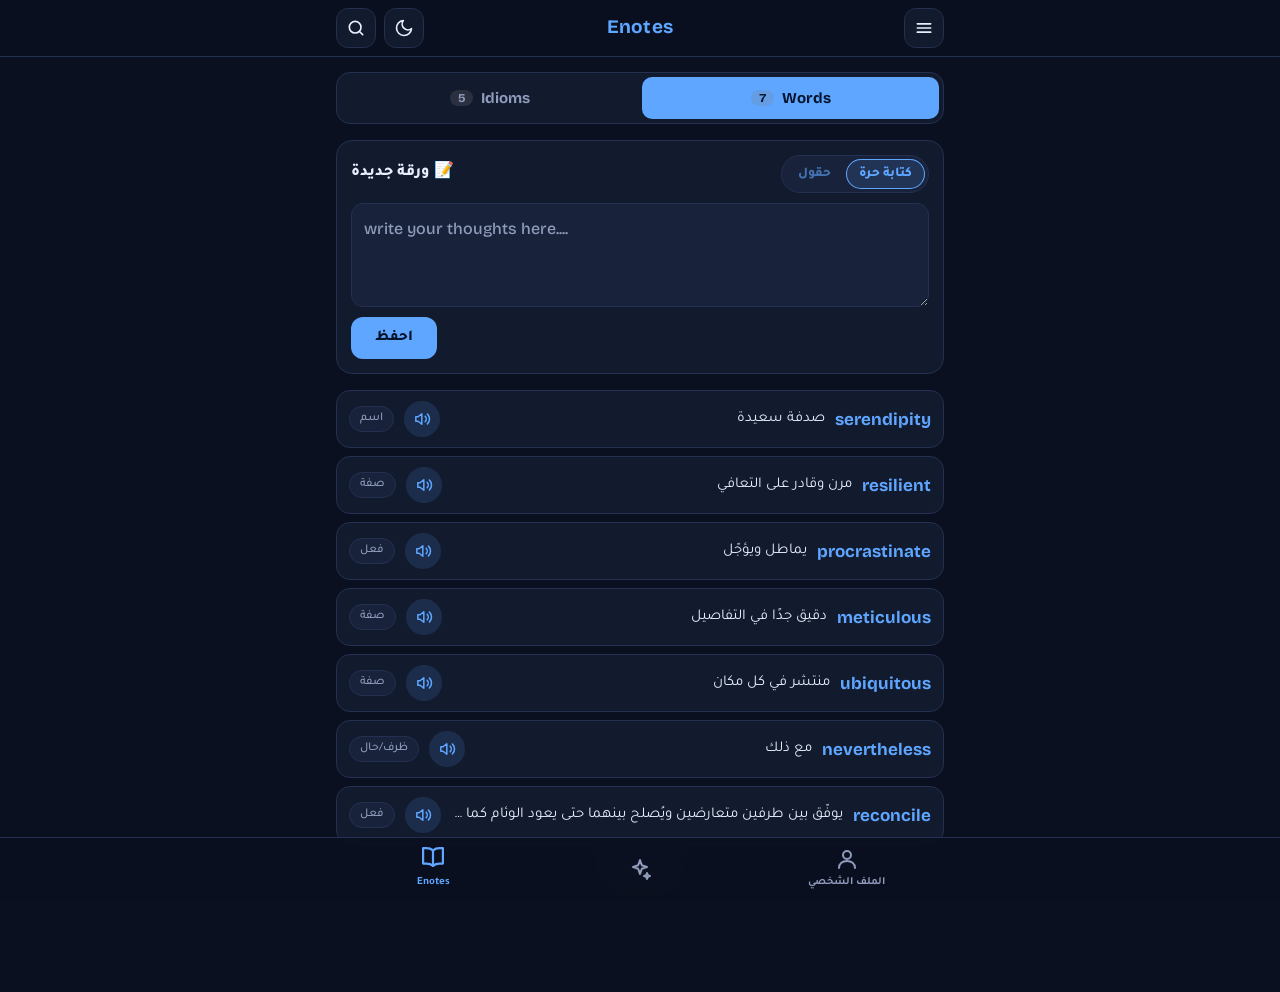
<file: index-15.html>
<!doctype html>
<html lang="ar">
<head>
<meta charset="utf-8">
<meta name="viewport" content="width=device-width,initial-scale=1,maximum-scale=1,user-scalable=no,viewport-fit=cover">
<meta name="theme-color" content="#0b1020">
<meta name="mobile-web-app-capable" content="yes">
<meta name="apple-mobile-web-app-capable" content="yes">
<meta name="apple-mobile-web-app-title" content="دفتر الكلمات">
<link rel="manifest" href="manifest.webmanifest">
<link rel="icon" href="icon.svg" type="image/svg+xml">
<link rel="icon" href="icon-192.png" sizes="192x192" type="image/png">
<link rel="apple-touch-icon" href="apple-touch-icon.png">
<style>:root{padding-top:env(safe-area-inset-top,0px);padding-bottom:env(safe-area-inset-bottom,0px)}body{margin:0}img{max-width:100%}[hidden]{display:none!important}</style>
<meta name="app-build" content="54e67a7f8d6b">
<title>دفتر الكلمات اليومي</title>
<link rel="stylesheet" href="https://fonts.googleapis.com/css2?family=Bricolage+Grotesque:wght@500;700;800&family=Tajawal:wght@400;500;700;800&display=swap">
<style>
/* Layout: fixed top bar (search / theme on the left, menu on the right), one 640px column: tabs, new-sheet card, saved list. Tools open as bottom sheets. */
:root{
  --bg:#0b1020;
  --bar:rgba(11,16,32,.84);
  --surface:#121a2e;
  --surface-2:#18223a;
  --line:#243050;
  --fg:#e8eefc;
  --muted:#8e9bba;
  --accent:#5ea6ff;
  --accent-ink:#06142b;
  --accent-soft:rgba(94,166,255,.14);
  --good:#3ecf8e;
  --good-bg:rgba(62,207,142,.14);
  --bad:#ff6b7a;
  --bad-bg:rgba(255,107,122,.14);
  --overlay:rgba(4,8,18,.62);
  --mark-bg:#ffd93d;
  --mark-fg:#1b1500;
  --shadow:0 14px 34px rgba(0,0,0,.5);
  --font-ui:'Tajawal','Bricolage Grotesque',system-ui,sans-serif;
  --font-en:'Bricolage Grotesque','Tajawal',system-ui,sans-serif;
  color-scheme:dark;
}
:root[data-theme="light"]{
  --bg:#eff3fb;
  --bar:rgba(239,243,251,.88);
  --surface:#ffffff;
  --surface-2:#f2f5fc;
  --line:#d8e0f1;
  --fg:#0e1a33;
  --muted:#5b6988;
  --accent:#1c6ee0;
  --accent-ink:#ffffff;
  --accent-soft:rgba(28,110,224,.1);
  --good:#12805a;
  --good-bg:rgba(18,128,90,.12);
  --bad:#c9304a;
  --bad-bg:rgba(201,48,74,.1);
  --overlay:rgba(14,26,51,.38);
  --shadow:0 14px 32px rgba(20,40,90,.16);
  color-scheme:light;
}
*{box-sizing:border-box}
body{background:var(--bg);color:var(--fg);font:400 15px/1.6 var(--font-ui);-webkit-tap-highlight-color:transparent;transition:background .3s,color .3s}
button{font:inherit;color:inherit;cursor:pointer;border:0;background:none;padding:0}
button:focus-visible,.row:focus-visible,textarea:focus-visible,select:focus-visible{outline:2px solid var(--accent);outline-offset:2px}
h2{margin:0}

/* press animation */
@keyframes press{0%{transform:scale(1)}40%{transform:scale(.9)}100%{transform:scale(1)}}
.tap{animation:press .2s ease-out}

/* top bar */
.bar{position:fixed;top:0;left:0;right:0;z-index:30;padding-top:env(safe-area-inset-top,0px);background:var(--bar);-webkit-backdrop-filter:blur(14px);backdrop-filter:blur(14px);border-bottom:1px solid var(--line)}
.bar-in{position:relative;height:56px;max-width:640px;margin:0 auto;padding-inline:16px;display:flex;align-items:center}
.left{position:relative;z-index:1;flex:1;min-width:0;display:flex;align-items:center}
.ibtn{flex:none;width:40px;height:40px;border-radius:12px;background:var(--surface);border:1px solid var(--line);display:grid;place-items:center;font-size:18px;line-height:1;overflow:hidden;transition:background .2s,border-color .2s,width .3s cubic-bezier(.2,.8,.2,1),opacity .2s,margin .3s}
.ibtn:hover{border-color:var(--accent)}
.ibtn svg,.snd svg{display:block;width:20px;height:20px;fill:none;stroke:currentColor;stroke-width:2;stroke-linecap:round;stroke-linejoin:round}
.snd{color:var(--accent)}
.snd svg{width:18px;height:18px}
#btnSearch{margin-right:8px}
.bar.searching #btnSearch{background:var(--accent-soft);border-color:var(--accent)}
.bar.searching #btnTheme{width:0;opacity:0;border-width:0;pointer-events:none}
.sfield{flex:0 0 0;min-width:0;opacity:0;overflow:hidden;display:flex;align-items:center;gap:8px;pointer-events:none;transition:flex-grow .32s cubic-bezier(.2,.8,.2,1),opacity .22s}
.bar.searching .sfield{flex:1 1 0;opacity:1;pointer-events:auto}
.pill{flex:1;min-width:0;height:40px;padding-inline:12px;border-radius:12px;background:var(--surface);border:1px solid var(--line);display:flex;align-items:center;gap:8px;transition:border-color .2s}
.pill:focus-within{border-color:var(--accent)}
.pill input{flex:1;min-width:0;background:transparent;border:0;outline:0;color:var(--fg);font:500 16px var(--font-ui)}
.pill input::placeholder{color:var(--muted)}
.title{position:absolute;left:0;right:0;text-align:center;pointer-events:none;font-weight:800;font-size:17px;letter-spacing:.2px;transition:opacity .2s}
.title b{color:var(--accent);font-family:var(--font-en);font-size:19px}
.bar.searching .title{opacity:0}
.menu-anchor{position:relative;z-index:2;flex:none;margin-left:8px}
#btnMenu{font-size:20px}
.menu{position:absolute;top:calc(100% + 10px);right:0;width:min(268px,calc(100vw - 32px));direction:rtl;background:var(--surface);border:1px solid var(--line);border-radius:16px;padding:6px;box-shadow:var(--shadow);transform-origin:calc(100% - 20px) 0;opacity:0;visibility:hidden;transform:translateY(-12px) scale(.94);transition:opacity .2s ease,transform .28s cubic-bezier(.2,.9,.25,1.08),visibility 0s .28s}
.menu.open{opacity:1;visibility:visible;transform:none;transition-delay:0s}
.menu::before{content:'';position:absolute;top:-6px;right:14px;width:11px;height:11px;background:var(--surface);border-left:1px solid var(--line);border-top:1px solid var(--line);transform:rotate(45deg)}
@keyframes rise{from{opacity:0;transform:translateY(-6px)}to{opacity:1;transform:none}}
.menu.open .mitem{animation:rise .3s both}
.menu.open .mitem:nth-child(1){animation-delay:.04s}
.menu.open .mitem:nth-child(2){animation-delay:.08s}
.menu.open .mitem:nth-child(3){animation-delay:.12s}
.menu.open .mitem:nth-child(4){animation-delay:.16s}
.mitem{position:relative;display:flex;align-items:center;gap:12px;width:100%;padding:12px;border-radius:11px;text-align:start;font-weight:500;font-size:15px;transition:background .15s}
.mitem:hover,.mitem:focus-visible{background:var(--surface-2)}
.mitem .e{width:26px;display:grid;place-items:center;color:var(--accent)}
.mitem .e svg{width:22px;height:22px;fill:none;stroke:currentColor;stroke-width:2;stroke-linecap:round;stroke-linejoin:round}

/* page */
.wrap{max-width:640px;margin:0 auto;padding:72px 16px 48px;display:flex;flex-direction:column;gap:16px}
.tabs{display:grid;grid-template-columns:1fr 1fr;gap:4px;padding:4px;background:var(--surface);border:1px solid var(--line);border-radius:14px}
.tab{height:42px;border-radius:10px;font-weight:700;color:var(--muted);display:flex;align-items:center;justify-content:center;gap:8px;transition:background .2s,color .2s}
.tab[aria-selected="true"]{background:var(--accent);color:var(--accent-ink)}
.tab .lat{font-family:var(--font-en)}
.tab .n{font:700 12px var(--font-en);padding:1px 8px;border-radius:99px;background:rgba(127,127,127,.22);font-variant-numeric:tabular-nums}
.card{background:var(--surface);border:1px solid var(--line);border-radius:16px;padding:14px}
.card h2{font-size:16px;font-weight:800}
.chead{display:flex;align-items:center;justify-content:space-between;gap:10px;margin-bottom:10px}
.mini{display:flex;gap:2px;padding:3px;background:var(--surface-2);border:1px solid var(--line);border-radius:99px}
.mini button{height:30px;padding:0 13px;display:inline-flex;align-items:center;justify-content:center;line-height:1;border-radius:99px;font-size:13.5px;font-weight:800;color:var(--accent);opacity:.6;transition:background .2s,opacity .2s,transform .12s}
.mini button>span{display:block;transform:translateY(1px)}
.mini button:active{transform:scale(.94)}
.mini button[aria-selected="true"]{background:var(--accent-soft);box-shadow:inset 0 0 0 1px var(--accent);opacity:1}
textarea{display:block;width:100%;min-height:104px;resize:vertical;background:var(--surface-2);border:1px solid var(--line);border-radius:12px;padding:12px;color:var(--fg);font:500 16px/1.6 var(--font-en)}
textarea{unicode-bidi:plaintext}
textarea::placeholder{color:var(--muted)}
.ff{display:flex;flex-direction:column;gap:12px}
.ff label{display:block;font-size:12px;color:var(--muted);margin-bottom:4px}
.ff input{display:block;width:100%;height:46px;background:var(--surface-2);border:1px solid var(--line);border-radius:12px;padding:0 12px;color:var(--fg);font:500 16px/1.4 var(--font-ui)}
.ff input::placeholder{color:var(--muted)}
.ff input:focus-visible{outline:2px solid var(--accent);outline-offset:2px}
.ff textarea{min-height:76px}
.ver{text-align:center;font:600 12px var(--font-en);color:var(--muted);direction:ltr;padding:4px 0 0;opacity:.8}
.foot{display:flex;align-items:center;gap:12px;margin-top:10px}
.hint{flex:1;min-width:0;font-size:12px;line-height:1.5;color:var(--muted)}
.hint.err{color:var(--bad)}
.hint code{font-family:var(--font-en);direction:ltr;unicode-bidi:isolate;color:var(--fg)}
.save{flex:none;height:42px;padding-inline:24px;border-radius:12px;background:var(--accent);color:var(--accent-ink);font-weight:800}

/* list */
#list{list-style:none;margin:0;padding:0;display:flex;flex-direction:column;gap:8px}
.item{background:var(--surface);border:1px solid var(--line);border-radius:14px;overflow:hidden;transition:border-color .2s}
.item.open{border-color:var(--accent)}
.row{display:flex;align-items:center;gap:10px;padding:10px 12px;cursor:pointer;min-height:56px}
.en{flex:0 1 auto;min-width:0;max-width:46%;direction:ltr;unicode-bidi:isolate;font:700 17px var(--font-en);color:var(--accent);overflow:hidden;text-overflow:ellipsis;white-space:nowrap}
.ar{flex:1 1 0;min-width:0;overflow:hidden;text-overflow:ellipsis;white-space:nowrap}
.snd{flex:none;width:36px;height:36px;border-radius:50%;background:var(--accent-soft);display:grid;place-items:center;font-size:16px}
.cat{flex:none;max-width:76px;overflow:hidden;text-overflow:ellipsis;white-space:nowrap;font-size:12px;font-weight:500;color:var(--muted);background:var(--surface-2);border:1px solid var(--line);padding:2px 10px;border-radius:99px}
.detail{display:grid;grid-template-rows:0fr;transition:grid-template-rows .3s ease}
.item.open .detail{grid-template-rows:1fr}
.detail-in{overflow:hidden;min-height:0}
.detail-pad{display:flex;flex-direction:column;gap:12px;padding:12px 14px 14px;border-top:1px solid var(--line)}
.d-top{display:flex;align-items:center;justify-content:space-between;gap:10px;flex-wrap:wrap}
.d-word{direction:ltr;unicode-bidi:isolate;font:800 24px/1.2 var(--font-en);color:var(--accent);overflow-wrap:anywhere;min-width:0}
.d-play{display:flex;gap:8px;flex-wrap:wrap}
.pbtn{height:36px;padding-inline:12px;border-radius:10px;background:var(--surface-2);border:1px solid var(--line);font-size:13px;font-weight:700}
.lbl{font-size:12px;color:var(--muted);margin-bottom:2px}
.val{overflow-wrap:anywhere}
.val.note{padding:10px 12px;background:var(--surface-2);border-radius:10px;font-family:var(--font-en)}
.nl{white-space:pre-wrap;overflow-wrap:anywhere;text-align:start;line-height:1.8}
.nl.sp{height:.6em}
.val.ph{direction:ltr;unicode-bidi:isolate;text-align:right;font-family:var(--font-en)}
.val.none{color:var(--muted)}
.nedit{display:flex;flex-direction:column;gap:8px}
.ne-ph{width:100%;height:42px;padding-inline:12px;border-radius:12px;background:var(--surface-2);border:1px solid var(--line);color:var(--fg);font:500 16px var(--font-en)}
.ne-ph::placeholder{color:var(--muted)}
.ne-ph:focus-visible{outline:2px solid var(--accent);outline-offset:2px}
.save.sm{height:38px;padding-inline:16px}
.menu.open .mitem:nth-child(5){animation-delay:.2s}
.menu.open .mitem:nth-child(6){animation-delay:.24s}
.menu.open .mitem:nth-child(7){animation-delay:.28s}
.menu.open .mitem:nth-child(8){animation-delay:.32s}
.menu.open .mitem:nth-child(9){animation-delay:.36s}
.menu.open .mitem:nth-child(10){animation-delay:.4s}
.menu.open .mitem:nth-child(11){animation-delay:.44s}
.menu.open .mitem:nth-child(12){animation-delay:.48s}
.gbtn{display:flex;align-items:center;justify-content:center;gap:10px;background:#ffffff;color:#1f1f1f;border:1px solid #dadce0}
.gbtn svg{width:20px;height:20px;flex:none}
html,body{touch-action:pan-x pan-y;-webkit-text-size-adjust:100%}
html{overscroll-behavior:none}
.meta{display:flex;flex-wrap:wrap;gap:6px 16px;font-size:12px;color:var(--muted)}
.exnote{font-size:12px;color:var(--muted)}
.mbadge{margin-inline-start:auto;min-width:22px;height:22px;padding:0 7px;border-radius:99px;background:var(--accent);color:var(--accent-ink);font:800 12px/22px var(--font-en);text-align:center}
.mbadge[hidden]{display:none}
.srt{font-weight:800;font-size:18px;text-align:center}
.srcard{display:flex;flex-direction:column;align-items:center;gap:10px;text-align:center;padding:22px 14px}
.srw{font:800 34px/1.2 var(--font-en);color:var(--accent);overflow-wrap:anywhere}
.srp{font:500 15px var(--font-en);color:var(--muted)}
.sra{font:800 24px/1.5 var(--font-ui)}
.srcard hr{align-self:stretch;border:0;border-top:1px solid var(--line);margin:4px 0}
.srbtns{display:grid;grid-template-columns:1fr 1fr;gap:10px}
.srbtns .sbtn{height:50px;justify-content:center;font-size:15px}
.srbtns .sbtn.good{background:var(--good-bg);border-color:var(--good);color:var(--good)}
/* bottom tab bar */
.wrap[hidden],.tabbar[hidden]{display:none!important}
.tabbar{position:fixed;left:0;right:0;bottom:0;z-index:30;padding-bottom:env(safe-area-inset-bottom,0px);background:var(--bar);-webkit-backdrop-filter:blur(14px);backdrop-filter:blur(14px);border-top:1px solid var(--line);transition:transform .42s cubic-bezier(.2,.8,.2,1),opacity .3s}
.tabbar.hide{transform:translateY(calc(100% + 34px));opacity:0;pointer-events:none}
.tb-in{max-width:640px;margin:0 auto;height:62px;display:grid;grid-template-columns:1fr 1fr 1fr;align-items:center;padding-inline:10px}
.tb{display:flex;flex-direction:column;align-items:center;justify-content:center;gap:3px;height:100%;color:var(--muted);font-size:11px;font-weight:700;transition:color .2s}
.tb svg{width:24px;height:24px;fill:none;stroke:currentColor;stroke-width:2;stroke-linecap:round;stroke-linejoin:round;transition:transform .25s cubic-bezier(.2,.8,.2,1)}
.tb[aria-current="page"]{color:var(--accent)}
.tb[aria-current="page"] svg{transform:translateY(-2px) scale(1.1)}
.wrap{padding-bottom:calc(112px + env(safe-area-inset-bottom,0px))}
.toast{bottom:calc(92px + env(safe-area-inset-bottom,0px))!important}
#app[dir="ltr"] .menu{direction:ltr}
.pgin{animation:paneIn .35s ease both}
/* profile */
.phero{display:flex;align-items:center;gap:14px;background:var(--surface);border:1px solid var(--line);border-radius:18px;padding:16px}
.pav{flex:none;width:58px;height:58px;border-radius:50%;display:grid;place-items:center;background:var(--accent-soft);color:var(--accent);border:1.5px solid var(--accent)}
.pav{position:relative;overflow:visible}
.pav>svg{width:28px;height:28px;fill:none;stroke:currentColor;stroke-width:2;stroke-linecap:round;stroke-linejoin:round}
.pav>svg[viewBox="0 0 96 96"]{width:100%;height:100%;fill:initial;stroke:none;border-radius:50%}
.pav>img{width:100%;height:100%;object-fit:cover;border-radius:50%}
.pedit{position:absolute;right:-2px;bottom:-2px;width:22px;height:22px;border-radius:50%;background:var(--accent);color:var(--accent-ink);display:grid;place-items:center;border:2px solid var(--surface)}
.pedit svg{width:12px;height:12px;fill:none;stroke:currentColor;stroke-width:2.4;stroke-linecap:round;stroke-linejoin:round}
.avbig{width:112px;height:112px;margin:0 auto}
.avbig>svg:not([viewBox="0 0 96 96"]){width:52px;height:52px}
.avgrid{display:grid;grid-template-columns:repeat(4,1fr);gap:10px}
.avp{aspect-ratio:1;border-radius:50%;border:2px solid var(--line);padding:0;overflow:hidden;background:var(--surface);transition:transform .2s,border-color .2s}
.avp svg{display:block;width:100%;height:100%}
.avp[aria-pressed="true"]{border-color:var(--accent);box-shadow:0 0 0 3px var(--accent-soft)}
.avp:active{transform:scale(.92)}
.pwho{flex:1;min-width:0}
.pname{font-weight:800;font-size:17px;overflow-wrap:anywhere}
.psub{font-size:12px;color:var(--muted);overflow-wrap:anywhere}
.plv{flex:none;text-align:center;background:var(--accent);color:var(--accent-ink);border-radius:14px;padding:7px 12px;min-width:62px}
.plv b{display:block;font:800 22px/1 var(--font-en)}
.plv span{font-size:10px;font-weight:700}
.pxp{background:var(--surface);border:1px solid var(--line);border-radius:16px;padding:14px;display:flex;flex-direction:column;gap:9px}
.pxh{display:flex;align-items:center;justify-content:space-between;gap:8px;font-weight:800}
.pxh .t{display:flex;align-items:center;gap:8px}
.pxh .t svg{width:20px;height:20px;fill:#ffb020;stroke:#ffb020;stroke-width:1.5;stroke-linejoin:round}
.xn{font:800 15px var(--font-en);color:var(--accent);direction:ltr}
.xbar{height:10px;border-radius:99px;background:var(--surface-2);overflow:hidden;border:1px solid var(--line)}
.xbar i{display:block;height:100%;border-radius:99px;background:linear-gradient(90deg,var(--accent),#8b7bff)}
.pgin .xbar i{animation:xfill 1s cubic-bezier(.2,.8,.2,1)}
@keyframes xfill{from{width:0!important}}
.pic{width:34px;height:34px;border-radius:11px;display:grid;place-items:center;background:var(--accent-soft);color:var(--accent);flex:none}
.pic svg{width:19px;height:19px;fill:none;stroke:currentColor;stroke-width:2;stroke-linecap:round;stroke-linejoin:round}
.pbd{display:flex;flex-direction:column;gap:16px}
.psec{background:var(--surface);border:1px solid var(--line);border-radius:16px;overflow:hidden}
.phd{width:100%;display:flex;align-items:center;gap:12px;padding:12px 14px;font-weight:800;font-size:15px;text-align:start}
.phd .pt{flex:1}
.chev{width:20px;height:20px;flex:none;fill:none;stroke:var(--muted);stroke-width:2;stroke-linecap:round;stroke-linejoin:round;transition:transform .3s}
.psec.open .chev{transform:rotate(180deg)}
.pcol{display:grid;grid-template-rows:0fr;transition:grid-template-rows .35s cubic-bezier(.2,.8,.2,1)}
.psec.open .pcol{grid-template-rows:1fr}
.pcol>.pbd{min-height:0;overflow:hidden;visibility:hidden;padding:0 14px;transition:visibility .35s,padding .35s}
.psec.open .pcol>.pbd{visibility:visible;padding:4px 14px 16px}

.del{align-self:flex-start;height:36px;padding-inline:14px;border-radius:10px;border:1px solid var(--line);color:var(--bad);font-size:13px;font-weight:700}
.empty{padding:28px 16px;text-align:center;color:var(--muted);background:var(--surface);border:1px dashed var(--line);border-radius:14px}

.catedit{display:flex;flex-direction:column;align-items:flex-start}
.catopts{display:flex;flex-wrap:wrap;gap:6px}
.copt{height:34px;padding-inline:14px;border-radius:99px;border:1px solid var(--line);background:var(--surface-2);font-size:13px;font-weight:700}
.copt[aria-pressed="true"]{border-color:var(--accent);background:var(--accent-soft);color:var(--accent)}
.m-cat{color:var(--fg);font-weight:700}

#btnSearch svg{grid-area:1/1;transition:transform .32s cubic-bezier(.2,.8,.2,1),opacity .2s}
#btnSearch .i-x{opacity:0;transform:rotate(-90deg) scale(.5)}
.bar.searching #btnSearch .i-search{opacity:0;transform:rotate(90deg) scale(.5)}
.bar.searching #btnSearch .i-x{opacity:1;transform:none}
mark{background:var(--mark-bg);color:var(--mark-fg);border-radius:3px;padding:0 1px}
.acts{display:flex;flex-wrap:wrap;gap:8px}

/* flashcards */
.fc-meta{display:flex;align-items:center;justify-content:space-between;gap:10px;font-size:13px;color:var(--muted)}
.fc-scene{perspective:1100px}
.fc-scene.slide{animation:fcin .28s ease-out}
@keyframes fcin{from{opacity:0;transform:translateX(var(--dx,0))}to{opacity:1;transform:none}}
.fc-card{position:relative;height:280px;cursor:pointer;transform-style:preserve-3d;transition:transform .65s cubic-bezier(.3,.8,.2,1)}
.fc-card.noanim{transition:none}
.fc-scene.flipped .fc-card{transform:rotateY(180deg)}
.fc-face{position:absolute;inset:0;display:flex;flex-direction:column;padding:18px;overflow:auto;background:var(--surface);border:1px solid var(--line);border-radius:20px;box-shadow:var(--shadow);backface-visibility:hidden;-webkit-backface-visibility:hidden}
.fc-back{transform:rotateY(180deg);border-color:var(--accent)}
.fc-c{margin-block:auto;display:flex;flex-direction:column;align-items:center;gap:12px;text-align:center;min-width:0;width:100%}
.fc-word{direction:ltr;unicode-bidi:isolate;font:800 34px/1.2 var(--font-en);color:var(--accent);overflow-wrap:anywhere}
.fc-sm{direction:ltr;unicode-bidi:isolate;font:700 15px var(--font-en);color:var(--accent);overflow-wrap:anywhere}
.fc-ar{font-size:26px;font-weight:800;line-height:1.4;overflow-wrap:anywhere}
.fc-tip{font-size:12px;color:var(--muted)}
.fc-info{display:flex;flex-direction:column;align-items:center;gap:10px;width:100%}
.fc-info .val.note{width:100%;text-align:start}
.fc-snd{position:absolute;top:10px;left:10px;width:36px;height:36px;border-radius:50%}
.fc-ctl{display:flex;gap:8px}
.fbtn{flex:none;height:40px;padding-inline:14px;border-radius:12px;border:1px solid var(--line);background:var(--surface);font-size:13px;font-weight:700;display:inline-flex;align-items:center;justify-content:center;gap:6px}
.fbtn svg{width:16px;height:16px;fill:none;stroke:currentColor;stroke-width:2.2;stroke-linecap:round;stroke-linejoin:round}
.fbtn.main{flex:1;min-width:0;background:var(--accent-soft);border-color:var(--accent);color:var(--accent)}
.fbtn:disabled{opacity:.4;cursor:default}

/* sheets */
.scrim{position:fixed;inset:0;z-index:40;background:var(--overlay);opacity:0;transition:opacity .25s}
.scrim.open{opacity:1}
.sheet{position:fixed;z-index:41;left:50%;bottom:0;width:min(640px,100%);max-height:88vh;display:flex;flex-direction:column;background:var(--bg);border:1px solid var(--line);border-bottom:0;border-radius:22px 22px 0 0;padding-bottom:env(safe-area-inset-bottom,0px);transform:translate(-50%,102%);transition:transform .34s cubic-bezier(.2,.85,.25,1)}
.sheet.open{transform:translate(-50%,0)}
.sheet-head{display:flex;align-items:center;justify-content:space-between;gap:12px;padding:14px 16px;border-bottom:1px solid var(--line)}
.sheet-head h2{font-size:18px;font-weight:800}
.sheet-body{overflow:auto;padding:16px;display:flex;flex-direction:column;gap:16px}
@keyframes liIn{from{opacity:0;transform:translateY(8px)}to{opacity:1;transform:none}}
@keyframes paneIn{from{opacity:0;transform:translateY(5px)}to{opacity:1;transform:none}}
#list.enter .item{animation:liIn .38s cubic-bezier(.2,.8,.2,1) both}
#list.enter .item:nth-child(2){animation-delay:.04s}#list.enter .item:nth-child(3){animation-delay:.08s}#list.enter .item:nth-child(4){animation-delay:.12s}#list.enter .item:nth-child(5){animation-delay:.16s}#list.enter .item:nth-child(6){animation-delay:.2s}#list.enter .item:nth-child(n+7){animation-delay:.24s}
.pane-in{animation:paneIn .28s ease both}
.sheet-body.swap>*{animation:paneIn .3s ease both}
.wscene{perspective:1200px}
.wcard{display:grid;transform-style:preserve-3d;transition:transform .8s cubic-bezier(.3,.7,.2,1)}
.wscene.flipped .wcard{transform:rotateY(180deg)}
.wscene.nofx .wcard{transition:none}
.wface{grid-area:1/1;backface-visibility:hidden;-webkit-backface-visibility:hidden;border-radius:22px;padding:22px 18px;min-height:360px;display:flex;flex-direction:column;align-items:center;justify-content:center;gap:12px;text-align:center}
.wback{background:radial-gradient(circle at 30% 20%,rgba(94,166,255,.35),transparent 55%),linear-gradient(160deg,var(--surface-2),var(--surface));border:1px solid var(--accent);cursor:pointer;width:100%;color:var(--fg)}
.wback .gift{font-size:64px;line-height:1;animation:wfloat 2.6s ease-in-out infinite}
.wback h3{font-size:20px;font-weight:800}
.wback p{font-size:13.5px;color:var(--muted);line-height:1.7;max-width:260px}
.wback .go{margin-top:6px;padding:10px 26px;border-radius:99px;background:var(--accent);color:var(--accent-ink);font-weight:800}
@keyframes wfloat{0%,100%{transform:translateY(0)}50%{transform:translateY(-8px)}}
.wfront{transform:rotateY(180deg);background:var(--surface);border:1px solid var(--line);justify-content:flex-start;gap:10px}
.wfront .day{font-size:12px;font-weight:700;color:var(--accent);letter-spacing:.3px}
.wfront .big{font:800 38px/1.15 var(--font-en);color:var(--fg);direction:ltr;overflow-wrap:anywhere;margin-top:4px}
.wfront .sayb{width:48px;height:48px;border-radius:50%;background:var(--accent);color:var(--accent-ink);display:inline-flex;align-items:center;justify-content:center}
.wfront .sayb svg{width:22px;height:22px;stroke:currentColor;fill:none;stroke-width:2;stroke-linecap:round;stroke-linejoin:round}
.wfront .phs{font-family:var(--font-en);direction:ltr;color:var(--muted);font-size:15px}
.wfront hr{width:56px;border:0;height:3px;border-radius:3px;background:var(--accent-soft);margin:4px 0}
.wfront .arb{font-size:24px;font-weight:800;line-height:1.5}
.wfront .nt{font-size:13.5px;color:var(--muted);line-height:1.7;max-height:150px;overflow:auto;width:100%;text-align:start}
.wfront .chips2{display:flex;flex-wrap:wrap;gap:6px;justify-content:center;margin-top:auto}
.wfront .chips2 span{font-size:12px;padding:3px 12px;border-radius:99px;background:var(--surface-2);border:1px solid var(--line);color:var(--muted)}
.wfront .chips2 .old{color:#eab308;border-color:rgba(234,179,8,.4)}
.btn-main.nextb{position:sticky;bottom:calc(10px + env(safe-area-inset-bottom,0px));height:56px;font-size:17px;border-radius:16px;box-shadow:0 6px 22px rgba(0,0,0,.45);animation:paneIn .25s ease both;margin-top:4px}
.dict{display:flex;flex-direction:column;gap:8px}
.dict input{display:block;width:100%;height:50px;background:var(--surface-2);border:1px solid var(--line);border-radius:12px;padding:0 14px;color:var(--fg);font:600 18px var(--font-en);direction:ltr;text-align:center}
.dict input:focus-visible{outline:2px solid var(--accent);outline-offset:2px}
.dict input:disabled{opacity:.7}
.dres{min-height:22px;font-size:14px;line-height:1.7;text-align:center}
.dres.ok{color:var(--good)}.dres.bad{color:var(--bad)}.dres.warn{color:#eab308}
.dres mark.miss{background:#eab308;color:#1b1500;border-radius:4px;padding:0 3px}
.dres b{font-family:var(--font-en);direction:ltr;unicode-bidi:isolate}
.fc-word.arm{font:800 28px/1.4 var(--font-ui);color:var(--fg);direction:rtl}
.trow{display:flex;flex-direction:column;gap:6px}
.trw{display:flex;align-items:baseline;justify-content:space-between;gap:10px}
.trw b{font:800 17px var(--font-en);color:var(--accent);direction:ltr}
.trw span{color:var(--muted);font-size:14px;overflow:hidden;text-overflow:ellipsis;white-space:nowrap}
.streak{display:flex;align-items:center;gap:14px;background:linear-gradient(135deg,rgba(255,138,43,.16),rgba(255,138,43,.04));border:1px solid rgba(255,138,43,.35);border-radius:16px;padding:14px}
.streak .fire{font-size:40px;line-height:1;filter:drop-shadow(0 2px 8px rgba(255,120,30,.45))}
.streak .fire.off{filter:grayscale(1) opacity(.5);animation:none}
.streak .fire[data-act]{cursor:pointer;-webkit-user-select:none;user-select:none}
.streak .fire[data-act].rekindle{transform-origin:50% 90%;animation:fireRe .85s cubic-bezier(.2,1.2,.4,1) both}
@keyframes fireRe{0%{transform:scale(.55) rotate(-8deg);filter:brightness(1.9) drop-shadow(0 0 0 rgba(255,140,40,0))}45%{transform:scale(1.22) rotate(4deg);filter:brightness(1.35) drop-shadow(0 0 16px rgba(255,150,50,.9))}70%{transform:scale(.97) rotate(-2deg)}100%{transform:none;filter:drop-shadow(0 2px 8px rgba(255,120,30,.45))}}
.streak.ignite{animation:strkGlow 1.6s ease-out}
.streak.ignite .fire{transform-origin:50% 90%;animation:fireIn 1s cubic-bezier(.2,1.4,.4,1) both,fireFlick 1.1s ease-in-out 1s 2}
.streak.ignite .sn b{display:inline-block;animation:numPop .6s cubic-bezier(.2,1.5,.4,1) .45s both}
@keyframes fireIn{0%{transform:scale(0) translateY(14px) rotate(-14deg);opacity:0;filter:drop-shadow(0 0 0 rgba(255,120,30,0)) brightness(2)}55%{transform:scale(1.5) translateY(-4px) rotate(7deg);opacity:1;filter:drop-shadow(0 0 22px rgba(255,140,40,.95)) brightness(1.4)}100%{transform:none;opacity:1;filter:drop-shadow(0 2px 8px rgba(255,120,30,.45))}}
@keyframes fireFlick{0%,100%{transform:scale(1) rotate(0)}30%{transform:scale(1.08,1.14) rotate(-3deg)}65%{transform:scale(.97,1.05) rotate(3deg)}}
@keyframes numPop{0%{transform:scale(.4);opacity:0}100%{transform:scale(1);opacity:1}}
@keyframes strkGlow{0%{box-shadow:0 0 0 0 rgba(255,138,43,0)}35%{box-shadow:0 0 28px 2px rgba(255,138,43,.45)}100%{box-shadow:0 0 0 0 rgba(255,138,43,0)}}
.streak .sn b{font:800 30px/1 var(--font-en);color:#ff9a3c}
.streak .sn span{font-size:13px;color:var(--muted);margin-inline-start:6px}
.streak .sm{font-size:12px;color:var(--muted);margin-top:4px;line-height:1.5}
.sdots{display:flex;gap:5px;margin-top:8px}
.sdots i{width:20px;height:20px;border-radius:7px;background:var(--surface-2);border:1px solid var(--line);font:700 10px/18px var(--font-en);text-align:center;color:var(--muted);font-style:normal}
.sdots i.on{background:#ff9a3c;border-color:#ff9a3c;color:#2a1300}
.alertc{background:rgba(234,179,8,.1);border:1px solid rgba(234,179,8,.4);border-radius:16px;padding:14px;display:flex;flex-direction:column;gap:10px}
.alertc h4{font-size:15px;font-weight:800;margin:0}
.alertc p{font-size:13.5px;line-height:1.7;color:var(--fg);margin:0}
.stale{flex:none;font-size:11px;font-weight:700;color:#eab308;background:rgba(234,179,8,.12);border:1px solid rgba(234,179,8,.35);padding:1px 8px;border-radius:99px;white-space:nowrap}
.mbar{display:flex;height:12px;border-radius:99px;overflow:hidden;background:var(--surface-2)}
.mbar i{display:block;height:100%}
.lgd{display:flex;flex-wrap:wrap;gap:4px 10px;font-size:11.5px;color:var(--muted)}
.lgd span{display:inline-flex;align-items:center;gap:4px}
.lgd i{width:10px;height:10px;border-radius:50%;display:inline-block}
.mtabs{align-self:flex-start}
#gcv{display:block;width:100%;height:440px;touch-action:none;background:var(--surface);border:1px solid var(--line);border-radius:14px;cursor:grab}
.gstat{min-height:16px;font-size:12px;color:var(--muted)}
.le{display:inline-block;width:18px;height:0;border-top:2px solid var(--accent);vertical-align:middle;margin-inline-end:4px;text-decoration:none}
.le.s{border-top-style:dashed}.le.f{border-top:2px dashed #a78bfa}.le.a{border-top:2px dotted #22d3ee}.le.b{border-top:3px solid #fbbf24}
.gnb{display:flex;flex-wrap:wrap;align-items:center;gap:6px;margin-top:8px}
.gnb span{font-size:12px;color:var(--muted)}
.gnb .pbtn{height:30px;padding-inline:10px;display:inline-flex;align-items:center;gap:6px;font-family:var(--font-en);direction:ltr}
.gnb .pbtn i{width:9px;height:9px;border-radius:50%;display:inline-block}
.ginfo{min-height:44px;font-size:13.5px;line-height:1.7;color:var(--muted)}
.ginfo .g-en{font:800 16px var(--font-en);color:var(--accent);direction:ltr;display:inline-block}
.famsel{display:flex;gap:6px;flex-wrap:wrap;margin-bottom:8px}.famsel .pbtn{direction:ltr}.famsel .pbtn.on{background:var(--accent);color:var(--accent-ink);border-color:transparent}.famsel small{opacity:.7;margin-inline-start:3px}
.famwrap{background:radial-gradient(circle at 50% 50%,rgba(99,140,255,.14),transparent 70%),var(--surface-2);border:1px solid var(--line);border-radius:18px;padding:4px;margin-bottom:10px}
.famsvg{width:100%;height:auto;display:block;max-height:430px}
.fe{stroke:var(--accent);stroke-width:1.6;stroke-dasharray:5 6;opacity:.75;animation:fflow 1.4s linear infinite}
@keyframes fflow{to{stroke-dashoffset:-22}}
.fr{fill:none;stroke:var(--line);stroke-dasharray:2 7;opacity:.6}
.fglow{fill:var(--accent);opacity:.16;animation:fpulse 2.6s ease-in-out infinite;transform-origin:180px 180px}
@keyframes fpulse{50%{transform:scale(1.5);opacity:.04}}
.fn{cursor:pointer}.fn rect{fill:var(--surface);stroke:var(--line);stroke-width:1.2;transition:stroke .2s}
.fn text{fill:var(--fg);font:700 13px var(--font-en);direction:ltr}
.fn.sel rect{stroke:var(--accent);stroke-width:2.4}.fn:active rect{stroke:var(--accent)}
.fcmp{display:grid;grid-template-columns:1fr;gap:8px;margin-bottom:8px}.fcmp.two{grid-template-columns:1fr 1fr}
.fcol{background:var(--surface-2);border:1px solid var(--line);border-radius:14px;padding:10px;display:flex;flex-direction:column;gap:5px;min-width:0}
.fcw{font:800 17px var(--font-en);direction:ltr;text-align:start}.fcp{font:500 12px var(--font-en);color:var(--muted);direction:ltr}.fcm{font-weight:700}
.fcl{font-size:12px;color:var(--muted);display:flex;align-items:center;gap:6px}.fcl i{width:9px;height:9px;border-radius:50%}
.fcn{font-size:13px;overflow-wrap:anywhere}.fcn.dim{color:var(--muted)}.fcb{display:flex;gap:6px;flex-wrap:wrap}
.ftree{margin:0;padding:0;list-style:none}
.ftree ul{list-style:none;margin:2px 0 0;padding-inline-start:18px;border-inline-start:2px solid var(--line)}
.ftree li{padding:3px 0 3px 0;position:relative}
.fnode{display:inline-flex;align-items:center;gap:7px;padding:4px 12px;border-radius:99px;background:var(--surface-2);border:1px solid var(--line);font:700 14px var(--font-en);direction:ltr;cursor:pointer}
.fnode i{width:9px;height:9px;border-radius:50%;display:inline-block}
.fnode small{font:500 12px var(--font-ui);color:var(--muted);direction:rtl}
.lk-w{display:flex;align-items:center;justify-content:center;gap:12px;margin:6px 0 10px;flex-wrap:wrap}
.lk-w b{font:800 20px var(--font-en);color:var(--accent);direction:ltr}
.lk-w span{color:var(--muted);font-weight:800}
.lk-m{text-align:center;font-size:12px;color:var(--muted);margin-bottom:10px}
.lkiss{display:flex;flex-direction:column;gap:8px;margin-top:10px}
.iss{background:var(--bad-bg);border:1px solid var(--bad);border-radius:12px;padding:10px 12px;font-size:13px;line-height:1.6}
.iss b{display:block;direction:ltr;text-align:left;font-weight:700;color:var(--bad)}
.iss .ctx{direction:ltr;text-align:left;font:500 14px var(--font-en);margin-top:4px}
.iss .ctx mark{background:var(--bad);color:#fff;border-radius:4px;padding:0 2px}
.iss .sug{direction:ltr;text-align:left;color:var(--muted);font-size:12.5px;margin-top:2px}
.bsl{display:flex;flex-direction:column;gap:8px}
.bsent{background:var(--surface);border:1px solid var(--line);border-radius:14px;padding:11px 12px;display:flex;flex-direction:column;gap:6px}
.bsent .bw{display:flex;align-items:center;gap:8px;font:800 14px var(--font-en);direction:ltr;color:var(--accent)}
.bsent .bw span{color:#fbbf24}
.bsent .btx{direction:ltr;text-align:left;font:500 15px/1.6 var(--font-en)}
.bsent .bm{display:flex;align-items:center;gap:8px;font-size:11.5px;color:var(--muted)}
.bsent .bm .ibtn{width:30px;height:30px;border-radius:9px;margin-inline-start:auto}
.bsent .bm .ibtn svg{width:16px;height:16px}
.bsent .vf{color:var(--good)}.bsent .nv{color:#eab308}
.sec-t{font-size:13px;font-weight:700;color:var(--muted);margin-bottom:8px}
.tiles{display:grid;grid-template-columns:repeat(auto-fit,minmax(96px,1fr));gap:8px}
.tile{background:var(--surface);border:1px solid var(--line);border-radius:14px;padding:12px}
.tile b{display:block;font:800 28px/1.1 var(--font-en);font-variant-numeric:tabular-nums}
.tile span{font-size:12px;color:var(--muted)}
.cols{display:grid;grid-template-columns:repeat(7,1fr);gap:6px;height:128px;padding:12px 8px 8px;background:var(--surface);border:1px solid var(--line);border-radius:14px}
.col{min-width:0;display:flex;flex-direction:column;align-items:center;justify-content:flex-end;gap:4px}
.col .v{font:700 11px var(--font-en);color:var(--muted);height:14px}
.col .b{width:100%;max-width:26px;border-radius:6px 6px 3px 3px;background:var(--accent);min-height:3px}
.col .b.z{background:var(--line)}
.col .d{max-width:100%;font-size:10px;color:var(--muted);white-space:nowrap;overflow:hidden;text-overflow:ellipsis}
.catrow{display:flex;align-items:center;gap:10px;margin-bottom:8px}
.catrow .nm{flex:0 0 76px;min-width:0;font-size:13px;overflow:hidden;text-overflow:ellipsis;white-space:nowrap}
.catrow .tr{flex:1;min-width:0;height:8px;border-radius:99px;background:var(--surface-2);overflow:hidden}
.catrow .tr i{display:block;height:100%;background:var(--accent);border-radius:99px}
.catrow .ct{flex:none;width:24px;text-align:end;font:700 12px var(--font-en);color:var(--muted)}
.group{background:var(--surface);border:1px solid var(--line);border-radius:14px;padding:12px}
.group h3{margin:0 0 8px;font-size:14px;font-weight:700;display:flex;justify-content:space-between;gap:8px}
.group h3 span{color:var(--muted);font:700 12px var(--font-en)}
.chips{display:flex;flex-wrap:wrap;gap:6px}
.chip{max-width:100%;direction:ltr;padding:4px 12px;border-radius:99px;background:var(--accent-soft);color:var(--accent);font:700 14px var(--font-en);overflow:hidden;text-overflow:ellipsis;white-space:nowrap}
.q-prog{height:6px;border-radius:99px;background:var(--surface-2);overflow:hidden}
.q-prog i{display:block;height:100%;background:var(--accent);transition:width .3s}
.q-meta{display:flex;justify-content:space-between;font-size:13px;color:var(--muted)}
.q-word{display:flex;align-items:center;justify-content:center;gap:12px;padding:20px 12px;background:var(--surface);border:1px solid var(--line);border-radius:16px}
.q-word b{direction:ltr;unicode-bidi:isolate;font:800 30px/1.2 var(--font-en);color:var(--accent);overflow-wrap:anywhere;text-align:center;min-width:0}
.opts{display:flex;flex-direction:column;gap:8px}
.opt{width:100%;text-align:start;padding:13px 14px;border-radius:12px;border:1px solid var(--line);background:var(--surface);font-weight:500;overflow-wrap:anywhere}
.opt.right{border-color:var(--good);background:var(--good-bg)}
.opt.wrong{border-color:var(--bad);background:var(--bad-bg)}
.btn-main{align-self:stretch;height:46px;border-radius:12px;background:var(--accent);color:var(--accent-ink);font-weight:800}
.result{text-align:center;padding:24px 12px;background:var(--surface);border:1px solid var(--line);border-radius:16px}
.result b{display:block;font:800 44px/1.1 var(--font-en)}
.seg{display:flex;flex-wrap:wrap;gap:8px}
.sbtn{height:40px;padding-inline:14px;border-radius:12px;border:1px solid var(--line);background:var(--surface);font-weight:700;font-size:14px;display:inline-flex;align-items:center;gap:8px}
.sbtn[aria-pressed="true"]{border-color:var(--accent);background:var(--accent-soft);color:var(--accent)}
.sbtn small{font-size:11px;font-weight:500;color:var(--muted)}
select{width:100%;height:44px;padding-inline:12px;border-radius:12px;background:var(--surface);border:1px solid var(--line);color:var(--fg);font:500 16px var(--font-en)}
.ipa{width:100%;border-collapse:collapse;font-size:13px}
.ipa td,.ipa th{padding:8px 6px;border-bottom:1px solid var(--line);text-align:start}
.ipa th{color:var(--muted);font-weight:500}
.ipa .l{direction:ltr;unicode-bidi:isolate;font-family:var(--font-en)}
.tbl{overflow-x:auto}

.toast{position:fixed;left:50%;bottom:calc(24px + env(safe-area-inset-bottom,0px));z-index:60;transform:translate(-50%,20px);opacity:0;pointer-events:none;max-width:calc(100vw - 32px);background:var(--fg);color:var(--bg);padding:10px 18px;border-radius:99px;font-weight:700;font-size:14px;transition:opacity .2s,transform .25s}
.toast.show{opacity:1;transform:translate(-50%,0)}
@media (prefers-reduced-motion:reduce){*{animation:none!important;transition-duration:.01ms!important}}
</style>

</head>
<body>
<div id="app" dir="rtl">
  <header class="bar" id="bar">
    <div class="bar-in" dir="ltr">
      <div class="left">
        <button class="ibtn" id="btnSearch" aria-label="بحث" aria-expanded="false"><svg class="i-search" viewBox="0 0 24 24" aria-hidden="true"><circle cx="11" cy="11" r="7"/><path d="M20 20l-3.5-3.5"/></svg><svg class="i-x" viewBox="0 0 24 24" aria-hidden="true"><path d="M6 6l12 12M18 6L6 18"/></svg></button>
        <button class="ibtn" id="btnTheme" aria-label="تبديل الوضع الداكن والفاتح"></button>
        <div class="sfield" id="sfield" inert>
          <div class="pill"><input id="q" type="text" dir="auto" autocomplete="off" enterkeyhint="search" placeholder="ابحث في دفترك" aria-label="بحث في الكلمات"></div>
        </div>
      </div>
      <div class="title"><b>Enotes</b></div>
      <div class="menu-anchor">
        <button class="ibtn" id="btnMenu" aria-label="القائمة" aria-haspopup="true" aria-expanded="false"><svg viewBox="0 0 24 24" aria-hidden="true"><path d="M4 7h16M4 12h16M4 17h16"/></svg></button>
        <div class="menu" id="menu" role="menu">
          <button class="mitem" role="menuitem" data-sheet="wod"><span class="e"><svg viewBox="0 0 24 24" aria-hidden="true"><path d="M12 3l2.7 5.6 6.1.9-4.4 4.3 1 6.1L12 17l-5.4 2.9 1-6.1L3.2 9.5l6.1-.9z"/></svg></span>كلمة اليوم</button>
          <button class="mitem" role="menuitem" data-sheet="map"><span class="e"><svg viewBox="0 0 24 24" aria-hidden="true"><circle cx="6" cy="7" r="2.5"/><circle cx="18" cy="6" r="2.5"/><circle cx="12" cy="18" r="2.5"/><path d="M8.2 8.3l2.6 7.4M15.8 8l-2.7 7.8M8.5 7h7"/></svg></span>خريطة الكلمات</button>
          <button class="mitem" role="menuitem" data-sheet="review"><span class="e"><svg viewBox="0 0 24 24" aria-hidden="true"><rect x="3" y="7" width="15" height="12" rx="2"/><path d="M7 7V5a2 2 0 012-2h10a2 2 0 012 2v10a2 2 0 01-2 2h-1"/></svg></span>المراجعة</button>
          <button class="mitem" role="menuitem" data-sheet="smart"><span class="e"><svg viewBox="0 0 24 24" aria-hidden="true"><circle cx="12" cy="13.5" r="7.5"/><path d="M12 9.5v4l2.6 1.6M9.5 3h5"/></svg></span>المراجعة الذكية<span class="mbadge" id="smBadge" hidden>0</span></button>
          <button class="mitem" role="menuitem" data-sheet="quiz"><span class="e"><svg viewBox="0 0 24 24" aria-hidden="true"><circle cx="12" cy="12" r="9"/><circle cx="12" cy="12" r="5"/><circle cx="12" cy="12" r="1.2"/></svg></span>الاختبار</button>
          <button class="mitem" role="menuitem" data-sheet="trash"><span class="e"><svg viewBox="0 0 24 24" aria-hidden="true"><path d="M4 7h16M10 11v6M14 11v6M6 7l1 13h10l1-13M9 7V4h6v3"/></svg></span>سلة المحذوفات</button>
          <button class="mitem" role="menuitem" data-sheet="backup"><span class="e"><svg viewBox="0 0 24 24" aria-hidden="true"><path d="M12 4v10m0 0l-4-4m4 4l4-4M5 18v2h14v-2"/></svg></span>النسخ الاحتياطي</button>
          <button class="mitem" id="btnInstall" role="menuitem" hidden><span class="e"><svg viewBox="0 0 24 24" aria-hidden="true"><rect x="7" y="3" width="10" height="18" rx="2"/><path d="M12 8v6m0 0l-2-2m2 2l2-2"/></svg></span>تثبيت التطبيق</button>
        </div>
      </div>
    </div>
  </header>

  <main class="wrap" id="pgNotes">
    <div class="tabs" role="tablist">
      <button class="tab" role="tab" id="tabWords" data-tab="words" aria-selected="true"><span class="lat">Words</span> <span class="n" id="nWords">0</span></button>
      <button class="tab" role="tab" id="tabIdioms" data-tab="idioms" aria-selected="false"><span class="lat">Idioms</span> <span class="n" id="nIdioms">0</span></button>
    </div>

    <section class="card">
      <div class="chead">
        <div class="mini" role="tablist" aria-label="نوع الورقة">
          <button type="button" id="pt-free" role="tab" aria-selected="true" data-p="free"><span>كتابة حرة</span></button>
          <button type="button" id="pt-form" role="tab" aria-selected="false" data-p="form"><span>حقول</span></button>
        </div>
        <h2>📝 ورقة جديدة</h2>
      </div>
      <div id="pFree">
      <textarea id="note" dir="auto" placeholder="write your thoughts here...."></textarea>
      <div class="foot">
        <div class="hint" id="hint"></div>
        <button class="save" id="btnSave">احفظ</button>
      </div>
      </div>
      <div id="pForm" hidden>
      <div class="ff">
        <div><label for="fEn">الكلمة الإنجليزية</label><input id="fEn" type="text" dir="ltr" autocomplete="off" autocapitalize="none" spellcheck="false" placeholder="word"></div>
        <div><label for="fPh">الرسم الصوتي</label><input id="fPh" type="text" dir="ltr" autocomplete="off" spellcheck="false" placeholder="/wɜːrd/"></div>
        <div><label for="fAr">المعنى</label><input id="fAr" type="text" dir="auto" autocomplete="off" placeholder="المعنى بالعربي"></div>
        <div><label for="fEx">مثال أو شرح</label><textarea id="fEx" dir="auto" placeholder="example or explanation"></textarea></div>
        <div><label>التصنيف</label><div class="catopts" id="fCats"></div></div>
      </div>
      <div class="foot">
        <div class="hint" id="hint2"></div>
        <button class="save" id="btnSave2">احفظ</button>
      </div>
      </div>
    </section>

    <ul id="list"></ul>
    <div class="ver" id="ver">إصدار 0.06</div>
  </main>
  <main class="wrap" id="pgProfile" hidden></main>

  <nav class="tabbar" id="tabbar" dir="ltr" aria-label="التنقل الرئيسي">
    <div class="tb-in">
      <button class="tb" id="tbNotes" data-page="notes" aria-current="page"><svg viewBox="0 0 24 24" aria-hidden="true"><path d="M12 6c-1.5-1.3-3.7-2-6-2H3v14h3c2.3 0 4.5.7 6 2 1.5-1.3 3.7-2 6-2h3V4h-3c-2.3 0-4.5.7-6 2z"/><path d="M12 6v14"/></svg><span>Enotes</span></button>
      <button class="tb" id="tbMid" aria-label="غير متاح"><svg viewBox="0 0 24 24" aria-hidden="true"><path d="M12 3l1.8 5.2L19 10l-5.2 1.8L12 17l-1.8-5.2L5 10l5.2-1.8z"/><path d="M19 16l.8 2.2L22 19l-2.2.8L19 22l-.8-2.2L16 19l2.2-.8z"/></svg></button>
      <button class="tb" id="tbProfile" data-page="profile"><svg viewBox="0 0 24 24" aria-hidden="true"><circle cx="12" cy="8" r="4"/><path d="M4 21c0-4.4 3.6-7 8-7s8 2.6 8 7"/></svg><span>الملف الشخصي</span></button>
    </div>
  </nav>

  <div class="scrim" id="scrim" hidden></div>
  <section class="sheet" id="sheet" role="dialog" aria-modal="true" aria-labelledby="sheetTitle" hidden>
    <div class="sheet-head">
      <h2 id="sheetTitle"></h2>
      <button class="ibtn" id="sheetClose" aria-label="إغلاق"><svg viewBox="0 0 24 24" aria-hidden="true"><path d="M6 6l12 12M18 6L6 18"/></svg></button>
    </div>
    <div class="sheet-body" id="sheetBody"></div>
  </section>
  <div class="toast" id="toast" role="status" aria-live="polite"></div>
</div>

<script>
(function(){
'use strict';
var $=function(s,r){return (r||document).querySelector(s)};
var $$=function(s,r){return Array.prototype.slice.call((r||document).querySelectorAll(s))};
var root=document.documentElement;
var esc=function(s){return String(s).replace(/[&<>"']/g,function(c){return {'&':'&amp;','<':'&lt;','>':'&gt;','"':'&quot;',"'":'&#39;'}[c]})};
var mem={};
var store={
  get:function(k,d){try{var v=localStorage.getItem(k);if(v!==null)return JSON.parse(v)}catch(e){}return (k in mem)?mem[k]:d},
  set:function(k,v){mem[k]=v;try{localStorage.setItem(k,JSON.stringify(v))}catch(e){}}
};
var DAY=86400000;
var MOON='<svg viewBox="0 0 24 24" aria-hidden="true"><path d="M21 12.8A9 9 0 1111.2 3a7 7 0 009.8 9.8z"/></svg>';
var SUN='<svg viewBox="0 0 24 24" aria-hidden="true"><circle cx="12" cy="12" r="4"/><path d="M12 2v2M12 20v2M4.9 4.9l1.4 1.4M17.7 17.7l1.4 1.4M2 12h2M20 12h2M4.9 19.1l1.4-1.4M17.7 6.3l1.4-1.4"/></svg>';
var SPK='<svg viewBox="-0.75 0 24 24" aria-hidden="true"><path d="M11 5L6 9H3v6h3l5 4z"/><path d="M15.5 8.5a5 5 0 010 7M18.5 5.5a9 9 0 010 13"/></svg>';
var CATS=['اسم','فعل','صفة','ضمير','حرف جر','ظرف/حال','روابط'];
var ICATS=['رسمية','غير رسمية'];
function catsFor(t){return t==='idiom'?ICATS:CATS}
var LANGS={'en-US':'أمريكية','en-GB':'بريطانية','en-AU':'أسترالية'};

/* ---------- data ---------- */
var seed=[
  ['serendipity','صدفة سعيدة','اسم','Finding that old letter was pure serendipity.','word','/ˌserənˈdɪpəti/'],
  ['resilient','مرن وقادر على التعافي','صفة','Children are often more resilient than we expect.','word','/rɪˈzɪliənt/'],
  ['procrastinate','يماطل ويؤجّل','فعل','Stop procrastinating and start the report.','word','/prəˈkræstɪneɪt/'],
  ['meticulous','دقيق جدًا في التفاصيل','صفة','She is meticulous about her notes.','word','/məˈtɪkjələs/'],
  ['ubiquitous','منتشر في كل مكان','صفة','Smartphones are ubiquitous now.','word','/juːˈbɪkwɪtəs/'],
  ['nevertheless','مع ذلك','ظرف/حال','It was raining. Nevertheless, we went out.','word','/ˌnevəðəˈles/'],
  ['reconcile','يوفّق بين طرفين متعارضين ويُصلح بينهما حتى يعود الوئام كما كان','فعل','They finally reconciled after years apart.','word','/ˈrekənsaɪl/'],
  ['break the ice','كسر الجمود في بداية اللقاء','غير رسمية','A joke is a good way to break the ice.','idiom'],
  ['piece of cake','شيء سهل جدًا','غير رسمية','The exam was a piece of cake.','idiom'],
  ['under the weather','متوعك قليلًا','غير رسمية','I am feeling a bit under the weather.','idiom'],
  ['once in a blue moon','نادرًا جدًا','غير رسمية','We meet once in a blue moon.','idiom'],
  ['hit the nail on the head','أصاب كبد الحقيقة','غير رسمية','You hit the nail on the head with that answer.','idiom']
];
var t0=Date.now();
/* استيراد تلقائي لكلمات النسخة السابقة من نفس المتصفح. للقراءة فقط، ولا يُعدَّل أو يُحذف أي مفتاح قديم. */
function legacyImport(){
  var LAT=/[A-Za-z]/,ARB=/[؀-ۿ]/,seq=0,found=[];
  function mapList(arr,keyName){
    var out=[],idiomKey=/idiom/i.test(keyName),base=Date.now();
    arr.forEach(function(o,idx){
      if(!o||typeof o!=='object'||Array.isArray(o))return;
      var strs=[];
      Object.keys(o).forEach(function(f){if(typeof o[f]==='string'&&o[f].trim())strs.push([f.toLowerCase(),o[f].trim()])});
      function pick(names,test,fallback){
        for(var n=0;n<names.length;n++)for(var j=0;j<strs.length;j++)if(strs[j][0]===names[n]&&(!test||test(strs[j][1])))return strs[j][1];
        if(fallback)for(var q=0;q<strs.length;q++)if(test(strs[q][1]))return strs[q][1];
        return '';
      }
      var en=pick(['en','english','word','term','eng','front','text','name'],function(x){return LAT.test(x)&&!ARB.test(x)},true);
      var ar=pick(['ar','arabic','meaning','mean','translation','def','definition','back'],function(x){return ARB.test(x)},true);
      if(!en||!ar)return;
      var kind=String(o.type||o.kind||o.tab||o.section||'');
      var cat=o.cat!==undefined?o.cat:(o.category!==undefined?o.category:(o.pos!==undefined?o.pos:o['تصنيف']));
      if(Array.isArray(cat))cat=cat[0];
      if(typeof cat!=='string'||!cat.trim()||/^(word|words|idiom|idioms)$/i.test(cat.trim()))cat='عام';
      var notes=pick(['notes','note','example','examples','ex','sentence','desc','description','details'],null,false);
      var ph=pick(['ph','phonetic','phonetics','ipa','pron','pronunciation'],null,false);
      var ts=NaN;
      ['ts','time','created','createdat','added','addedat','date','timestamp'].some(function(f){
        var key=Object.keys(o).filter(function(k){return k.toLowerCase()===f})[0];
        if(key===undefined)return false;
        var v=o[key];
        if(typeof v==='number'&&v>1e11){ts=v;return true}
        if(typeof v==='string'&&!isNaN(Date.parse(v))){ts=Date.parse(v);return true}
        return false;
      });
      if(isNaN(ts))ts=base-idx*1000;
      out.push({id:'m'+(seq++).toString(36)+base.toString(36),en:en,ar:ar,cat:cat.trim(),notes:notes,ph:ph,type:(idiomKey||/idiom/i.test(kind))?'idiom':'word',ts:ts,ex:false});
    });
    return out;
  }
  try{
    for(var k=0;k<localStorage.length;k++){
      var key=localStorage.key(k);
      if(!key||key.indexOf('wb.')===0)continue;
      var v;
      try{v=JSON.parse(localStorage.getItem(key))}catch(e){continue}
      if(Array.isArray(v))found=found.concat(mapList(v,key));
      else if(v&&typeof v==='object')Object.keys(v).forEach(function(kk){if(Array.isArray(v[kk]))found=found.concat(mapList(v[kk],key+'.'+kk))});
    }
  }catch(e){}
  var seen={};
  return found.filter(function(i){var d=i.type+'|'+i.en.toLowerCase();if(seen[d])return false;seen[d]=1;return true});
}
function seedItems(){return seed.map(function(s,i){return {id:'s'+i,en:s[0],ar:s[1],cat:s[2],notes:s[3],type:s[4],ph:s[5]||'',ts:t0-i*3600000,ex:true}})}
var items=store.get('wb.items',null),imported=0;
/* حماية: إذا وُجدت بيانات محفوظة لكن تعذّرت قراءتها، تُحفظ نسخة منها قبل أي كتابة جديدة. */
if(!Array.isArray(items)){
  try{var rawOld=localStorage.getItem('wb.items');if(rawOld)localStorage.setItem('wb.items.unreadable.'+Date.now(),rawOld)}catch(e){}
}
if(!Array.isArray(items)){
  var legacy=legacyImport();
  if(legacy.length){items=legacy;imported=legacy.length}
  else items=seedItems();
  store.set('wb.items',items);
}
items.forEach(function(i){if(i.ex&&i.type==='idiom'&&i.cat==='تعبير')i.cat='غير رسمية'});
var pref=store.get('wb.pref',{accent:'en-US',rate:1});
items.forEach(function(i){if(i.cat==='ظرف')i.cat='ظرف/حال'});
var tombs=store.get('wb.tombs',{}),dirty=store.get('wb.dirty',{});
var theme=store.get('wb.theme','dark');
var tab='words', query='', current=null, quiz=null, acSel='tomato', fc=null, revMode='cards';
function persist(){store.set('wb.items',items);store.set('wb.tombs',tombs);store.set('wb.dirty',dirty)}
var trash=store.get('wb.trash',[])||[];
var TRASH_MS=15*DAY;
function saveTrash(){store.set('wb.trash',trash)}
function purgeTrash(){var n=Date.now(),l=trash.length;trash=trash.filter(function(t){return t&&t.it&&n-t.at<TRASH_MS});if(trash.length!==l)saveTrash()}
purgeTrash();
function touch(it){it.upd=Date.now();if(!it.ex)dirty[it.id]=1;persist();syncSoon()}
function savePref(){store.set('wb.pref',pref)}

/* ---------- helpers ---------- */
function shuffle(a){a=a.slice();for(var i=a.length-1;i>0;i--){var j=Math.floor(Math.random()*(i+1));var t=a[i];a[i]=a[j];a[j]=t}return a}
function fmtDate(ts){try{return new Date(ts).toLocaleDateString(LANG==='en'?'en-GB':'ar-u-nu-latn',{day:'numeric',month:'long',year:'numeric'})}catch(e){return new Date(ts).toISOString().slice(0,10)}}
function fmtTime(ts){try{return new Date(ts).toLocaleTimeString(LANG==='en'?'en-GB':'ar-u-nu-latn',{hour:'2-digit',minute:'2-digit'})}catch(e){return ''}}
function fmtDay(d){try{return d.toLocaleDateString(LANG==='en'?'en':'ar',{weekday:'short'})}catch(e){return String(d.getDate())}}
var toastT;
function toast(msg){var t=$('#toast');t.textContent=msg;t.classList.add('show');clearTimeout(toastT);toastT=setTimeout(function(){t.classList.remove('show')},1900)}
function setInert(el,on){if(on)el.setAttribute('inert','');else el.removeAttribute('inert')}

function copyText(t){
  var done=function(){toast('تم النسخ')};
  var fb=function(){
    try{
      var ta=document.createElement('textarea');ta.value=t;ta.style.cssText='position:fixed;opacity:0;left:-9999px';
      document.body.appendChild(ta);ta.select();var ok=document.execCommand('copy');document.body.removeChild(ta);
      ok?done():toast('تعذّر النسخ');
    }catch(e){toast('تعذّر النسخ')}
  };
  try{if(navigator.clipboard&&navigator.clipboard.writeText){navigator.clipboard.writeText(t).then(done,fb)}else fb()}catch(e){fb()}
}

function speak(text,lang){
  try{
    if(!('speechSynthesis' in window)){toast('هذا الجهاز لا يدعم النطق');return}
    var ss=window.speechSynthesis;ss.cancel();
    var u=new SpeechSynthesisUtterance(text);
    u.lang=lang||pref.accent;
    var vs=ss.getVoices()||[];
    var norm=function(v){return v.lang.replace('_','-').toLowerCase()};
    var v=vs.filter(function(x){return norm(x)===u.lang.toLowerCase()})[0]||vs.filter(function(x){return norm(x).indexOf('en')===0})[0];
    if(v)u.voice=v;
    u.rate=pref.rate||1;
    ss.speak(u);
  }catch(e){toast('تعذّر تشغيل الصوت')}
}

/* ---------- theme ---------- */
var thmT=0;
function paintTheme(){
  root.setAttribute('data-theme',theme);
  var tb=$('#btnTheme');tb.innerHTML=theme==='dark'?MOON:SUN;
  var mt=document.querySelector('meta[name="theme-color"]');if(mt)mt.setAttribute('content',theme==='dark'?'#0b1020':'#eff3fb');
}
function applyTheme(){paintTheme()}
$('#btnTheme').addEventListener('click',function(){theme=theme==='dark'?'light':'dark';store.set('wb.theme',theme);applyTheme()});
applyTheme();

/* ---------- press animation ---------- */
document.addEventListener('pointerdown',function(e){
  var b=e.target.closest('button');if(!b)return;
  b.classList.remove('tap');void b.offsetWidth;b.classList.add('tap');
});
document.addEventListener('animationend',function(e){if(e.animationName==='press')e.target.classList.remove('tap')});

/* ---------- search ---------- */
var bar=$('#bar'),sfield=$('#sfield'),qIn=$('#q'),btnTheme=$('#btnTheme');
function openSearch(){
  closeMenu();
  bar.classList.add('searching');
  setInert(sfield,false);setInert(btnTheme,true);
  $('#btnSearch').setAttribute('aria-expanded','true');$('#btnSearch').setAttribute('aria-label','إغلاق البحث');
  setTimeout(function(){qIn.focus()},140);
}
function closeSearch(){
  bar.classList.remove('searching');
  setInert(sfield,true);setInert(btnTheme,false);
  $('#btnSearch').setAttribute('aria-expanded','false');$('#btnSearch').setAttribute('aria-label','بحث');
  qIn.value='';query='';qIn.blur();render();
}
$('#btnSearch').addEventListener('click',function(){bar.classList.contains('searching')?closeSearch():openSearch()});
qIn.addEventListener('input',function(){query=norm(qIn.value.trim());render()});

/* ---------- menu ---------- */
var menu=$('#menu'),btnMenu=$('#btnMenu');
function closeMenu(){menu.classList.remove('open');btnMenu.setAttribute('aria-expanded','false')}
btnMenu.addEventListener('click',function(e){
  smartBadge();
  e.stopPropagation();
  var open=!menu.classList.contains('open');
  menu.classList.toggle('open',open);
  btnMenu.setAttribute('aria-expanded',String(open));
});
document.addEventListener('click',function(e){if(!e.target.closest('.menu-anchor'))closeMenu()});
menu.addEventListener('click',function(e){
  var b=e.target.closest('[data-sheet]');if(!b)return;
  closeMenu();openSheet(b.dataset.sheet);
});
document.addEventListener('keydown',function(e){
  if(e.key!=='Escape')return;
  if(!$('#sheet').hidden)closeSheet();
  else if(menu.classList.contains('open'))closeMenu();
  else if(bar.classList.contains('searching'))closeSearch();
});

/* ---------- tabs ---------- */
function setTab(t){
  var changed=tab!==t;tab=t;
  $$('.tab').forEach(function(b){b.setAttribute('aria-selected',String(b.dataset.tab===t))});
  fCat='';renderFormCats();
  render();
  if(changed){var ul=$('#list');ul.classList.remove('enter');void ul.offsetWidth;ul.classList.add('enter');setTimeout(function(){ul.classList.remove('enter')},700)}
}
$$('.tab').forEach(function(b){b.addEventListener('click',function(){setTab(b.dataset.tab)})});

/* ---------- list ---------- */
var DIA=/[\u064B-\u065F\u0670\u06D6-\u06ED\u0640]/;
function normMap(str){
  var out='',map=[];
  for(var i=0;i<str.length;i++){
    var c=str.charAt(i);
    if(DIA.test(c))continue;
    c=c.toLowerCase();
    if('\u0623\u0625\u0622\u0671'.indexOf(c)>-1)c='\u0627';
    else if(c==='\u0649')c='\u064A';
    for(var k=0;k<c.length;k++){out+=c.charAt(k);map.push(i)}
  }
  return {s:out,map:map};
}
function norm(str){return normMap(String(str)).s}
function hl(text){
  text=String(text);
  if(!query)return esc(text);
  var nm=normMap(text),ranges=[],from=0,idx;
  while((idx=nm.s.indexOf(query,from))>-1){
    var st=nm.map[idx],en=nm.map[idx+query.length-1]+1;
    while(en<text.length&&DIA.test(text.charAt(en)))en++;
    ranges.push([st,en]);from=idx+query.length;
  }
  if(!ranges.length)return esc(text);
  var out='',p=0;
  ranges.forEach(function(r){
    if(r[0]<p)r[0]=p;
    if(r[1]<=r[0])return;
    out+=esc(text.slice(p,r[0]))+'<mark>'+esc(text.slice(r[0],r[1]))+'</mark>';p=r[1];
  });
  return out+esc(text.slice(p));
}
function noteHTML(text,h){
  return String(text).replace(/\r/g,'').split('\n').map(function(l){
    return l.trim()?'<div class="nl" dir="auto">'+(h?hl(l):esc(l))+'</div>':'<div class="nl sp"></div>';
  }).join('');
}
function rowHTML(i){
  var note=i.notes?'<div><div class="lbl">ملاحظة أو مثال</div><div class="val note">'+noteHTML(i.notes,true)+'</div></div>':'';
  var ex=i.ex?'<div class="exnote">هذه كلمة مثال، يمكنك حذفها.</div>':'';
  return '<li class="item" data-id="'+i.id+'">'+
    '<div class="row" role="button" tabindex="0" aria-expanded="false">'+
      '<span class="en">'+hl(i.en)+'</span>'+
      '<span class="ar">'+hl(i.ar)+'</span>'+
      '<button class="snd" data-act="say" aria-label="نطق '+esc(i.en)+'">'+SPK+'</button>'+
      (staleDays(i)?'<span class="stale" title="لم ترها منذ '+dWord(staleDays(i))+'">⏳ '+dWord(staleDays(i))+'</span>':'')+
      '<span class="cat">'+hl(i.cat)+'</span>'+
    '</div>'+
    '<div class="detail"><div class="detail-in"><div class="detail-pad">'+
      '<div class="d-top"><span class="d-word">'+hl(i.en)+'</span></div>'+
      '<div><div class="lbl">الرسم الصوتي</div>'+(i.ph?'<div class="val ph">'+hl(i.ph)+'</div>':'<div class="val none">غير مزوّد</div>')+'</div>'+
      (i.ar?'<div><div class="lbl">المعنى</div><div class="val">'+hl(i.ar)+'</div></div>':'')+
      note+
      '<div class="meta"><span>التصنيف: <span class="m-cat">'+esc(i.cat)+'</span></span><span>أُضيفت: '+fmtDate(i.ts)+' · '+fmtTime(i.ts)+'</span></div>'+(staleDays(i)?'<div class="exnote" style="color:#eab308">⏳ لم ترها منذ '+dWord(staleDays(i))+'. جرّب المراجعة أو الاختبار.</div>':'')+
      '<div class="acts"><button class="pbtn" data-act="editcat" aria-expanded="false">تعديل التصنيف</button><button class="pbtn" data-act="editnote" aria-expanded="false">تعديل الملاحظة</button><button class="pbtn" data-act="copy">نسخ</button><button class="del" data-act="del">حذف</button></div>'+
      '<div class="catopts" hidden>'+
        catsFor(i.type).map(function(c){return '<button class="copt" data-act="setcat" data-v="'+esc(c)+'" aria-pressed="'+(i.cat===c)+'">'+esc(c)+'</button>'}).join('')+
      '</div>'+
      '<div class="nedit" hidden>'+
        '<textarea class="ne-text" dir="auto" aria-label="تعديل الملاحظة" placeholder="write your thoughts here...."></textarea>'+
        '<input class="ne-ph" type="text" dir="ltr" aria-label="الرسم الصوتي" placeholder="الرسم الصوتي (اختياري)، مثل /ɪnˈhæbɪtɪd/">'+
        '<div class="acts"><button class="save sm" data-act="savenote">حفظ التعديل</button><button class="pbtn" data-act="cancelnote">إلغاء</button></div>'+
      '</div>'+
      ex+
    '</div></div></div></li>';
}
function render(){
  var type=tab==='words'?'word':'idiom';
  var nw=items.filter(function(i){return i.type==='word'}).length;
  $('#nWords').textContent=nw;$('#nIdioms').textContent=items.length-nw;
  var all=items.filter(function(i){return i.type===type}).sort(function(a,b){return b.ts-a.ts});
  var shown=query?all.filter(function(i){return norm(i.en+' '+i.ar+' '+i.cat+' '+i.notes+' '+(i.ph||'')).indexOf(query)>-1}):all;
  var list=$('#list');
  if(!shown.length){
    list.innerHTML='<li class="empty">'+(query?'لا توجد نتائج لـ «'+esc(qIn.value.trim())+'»':(tab==='words'?'لا توجد كلمات بعد. اكتب أول كلمة في الورقة الجديدة.':'لا توجد تعابير بعد. اكتب أول تعبير في الورقة الجديدة.'))+'</li>';
    return;
  }
  list.innerHTML=shown.map(rowHTML).join('');
}
function toggleItem(li,force){
  var open=force===undefined?!li.classList.contains('open'):force;
  $$('.item.open').forEach(function(x){if(x!==li){x.classList.remove('open');$('.row',x).setAttribute('aria-expanded','false')}});
  li.classList.toggle('open',open);
  $('.row',li).setAttribute('aria-expanded',String(open));
}
$('#list').addEventListener('click',function(e){
  var li=e.target.closest('.item');if(!li)return;
  var it=items.filter(function(x){return x.id===li.dataset.id})[0];if(!it)return;
  var act=e.target.closest('[data-act]');
  if(act){
    var a=act.dataset.act;
    if(a==='say'){speak(it.en,act.dataset.lang||pref.accent)}
    else if(a==='editnote'){
      var ne=$('.nedit',li);ne.hidden=!ne.hidden;act.setAttribute('aria-expanded',String(!ne.hidden));
      if(!ne.hidden){$('.ne-text',li).value=it.notes||'';$('.ne-ph',li).value=it.ph||'';$('.ne-text',li).focus()}
    }
    else if(a==='cancelnote'){$('.nedit',li).hidden=true;$('[data-act="editnote"]',li).setAttribute('aria-expanded','false')}
    else if(a==='savenote'){
      it.notes=$('.ne-text',li).value.replace(/\r/g,'').replace(/^\s*\n/,'').replace(/\s+$/,'');
      it.ph=$('.ne-ph',li).value.trim();
      touch(it);toast('تم حفظ التعديل');
      var keep=it.id;render();
      var nl=$('.item[data-id="'+keep+'"]');if(nl)toggleItem(nl,true);
    }
    else if(a==='copy'){copyText([it.en,it.ph,it.ar,it.notes,'التصنيف: '+it.cat].filter(Boolean).join('\n'))}
    else if(a==='editcat'){var box=$('.catopts',li);box.hidden=!box.hidden;act.setAttribute('aria-expanded',String(!box.hidden))}
    else if(a==='setcat'){
      it.cat=act.dataset.v;touch(it);
      $('.cat',li).textContent=it.cat;$('.m-cat',li).textContent=it.cat;
      $$('.copt',li).forEach(function(b){b.setAttribute('aria-pressed',String(b.dataset.v===it.cat))});
      $('.catopts',li).hidden=true;$('[data-act="editcat"]',li).setAttribute('aria-expanded','false');
      toast('تم تغيير التصنيف');
    }
    else if(a==='del'){
      if(act.dataset.sure){if(!it.ex){tombs[it.id]=Date.now();dirty[it.id]=1;trash.unshift({it:JSON.parse(JSON.stringify(it)),at:Date.now()});saveTrash()}items=items.filter(function(x){return x.id!==it.id});persist();syncSoon();render();toast('تم الحذف')}
      else{
        act.dataset.sure='1';act.textContent='اضغط للتأكيد';
        setTimeout(function(){if(act.isConnected){delete act.dataset.sure;act.textContent='حذف'}},3000);
      }
    }
    return;
  }
  if(e.target.closest('.row'))toggleItem(li);
});
$('#list').addEventListener('keydown',function(e){
  if((e.key==='Enter'||e.key===' ')&&e.target.classList.contains('row')){e.preventDefault();toggleItem(e.target.closest('.item'))}
});

/* ---------- new sheet ---------- */
var AR=/[؀-ۿ]/,LAT=/[A-Za-z]/;
function trimSep(x){return x.replace(/^[\s\-–—=:|،,]+|[\s\-–—=:|،,]+$/g,'')}
/* كتابة حرة: أي نص يُقبل. السطر الأول هو الكلمة، والمعنى يؤخذ من نفس السطر أو من السطر التالي، والباقي ملاحظة. */
var FLAG=/\uD83C[\uDDE6-\uDDFF]\uD83C[\uDDE6-\uDDFF]/g;
var IPA=/[æðŋœɐ-˿θᴀ-ᶿ]/;
var PH_SRC='(\\/[^\\/\\n\\u0600-\\u06FF]{2,40}\\/|\\[[^\\]\\n\\u0600-\\u06FF]{2,40}\\])';
function findPh(str){
  var re=new RegExp(PH_SRC,'g'),m;
  while((m=re.exec(str))){if(IPA.test(m[1]))return m[1]}
  return '';
}
function cleanMeaning(x){return x.replace(/^(تعني|معناها|معنى|المعنى|يعني)\s*[:：\-–]\s*/,'').replace(/[.。]+$/,'').trim()}
function parseFree(text){
  var lines=text.replace(/\r/g,'').split('\n').map(function(x){return x.replace(/\s+$/,'')});
  var first=(lines.shift()||'').trim();
  var ph=findPh(first);
  if(ph)first=first.replace(ph,' ');
  first=first.replace(FLAG,' ').replace(/\s+/g,' ').trim();
  var en=first,ar='',raw='',ia=first.search(AR),il=first.search(LAT);
  if(ia>-1&&il>-1){
    if(il<ia){en=first.slice(0,ia);ar=first.slice(ia)}else{ar=first.slice(0,il);en=first.slice(il)}
    en=trimSep(en);ar=trimSep(ar);
  }else{
    for(var k=0;k<lines.length;k++)if(lines[k].trim()){raw=lines[k].trim();break}
    if(raw)ar=cleanMeaning(raw);
  }
  var notes=lines.join('\n').replace(/^\s*\n/,'').replace(/\s+$/,'');
  if(raw&&notes.trim()===raw)notes='';
  if(!ph&&en){
    var m2=new RegExp(en.replace(/[.*+?^${}()|[\]\\]/g,'\\$&')+'\\s*'+PH_SRC).exec(text);
    if(m2&&IPA.test(m2[1]))ph=m2[1];
  }
  return {en:en,ar:ar,ph:ph,notes:notes};
}
var hint=$('#hint');
$('#note').addEventListener('input',function(){hint.className='hint';hint.textContent=''});
$('#btnSave').addEventListener('click',function(){
  var ta=$('#note');var text=ta.value.trim();
  if(!text){hint.className='hint err';hint.textContent='اكتب شيئًا أولًا.';ta.focus();return}
  var p=parseFree(text);
  var type=tab==='words'?'word':'idiom';
  var ni={id:'u'+Date.now().toString(36),en:p.en,ar:p.ar,cat:type==='idiom'?'غير رسمية':'عام',notes:p.notes,ph:p.ph,type:type,ts:Date.now(),ex:false};
  items.unshift(ni);touch(ni);bump();
  ta.value='';hint.className='hint';hint.textContent='';
  if(bar.classList.contains('searching'))closeSearch();else render();
  toast(type==='word'?'تم حفظ الكلمة':'تم حفظ التعبير');
});

/* ---------- تبديل نوع الورقة ---------- */
function setPanel(k){
  $('#pFree').hidden=k!=='free';$('#pForm').hidden=k!=='form';
  var pn=$(k==='free'?'#pFree':'#pForm');pn.classList.remove('pane-in');void pn.offsetWidth;pn.classList.add('pane-in');
  $$('.mini button').forEach(function(b){b.setAttribute('aria-selected',String(b.dataset.p===k))});
  store.set('wb.panel',k);
}
$$('.mini button').forEach(function(b){b.addEventListener('click',function(){setPanel(b.dataset.p)})});
/* ---------- الورقة الثانية (حقول منفصلة) ---------- */
var fCat='';
function renderFormCats(){
  var el=$('#fCats');if(!el)return;
  var list=catsFor(tab==='words'?'word':'idiom');
  el.innerHTML=list.map(function(c){return '<button type="button" class="copt" data-v="'+esc(c)+'" aria-pressed="'+(fCat===c)+'">'+esc(c)+'</button>'}).join('');
}
$('#fCats').addEventListener('click',function(e){
  var b=e.target.closest('.copt');if(!b)return;
  fCat=(fCat===b.dataset.v)?'':b.dataset.v;
  $$('.copt',this).forEach(function(x){x.setAttribute('aria-pressed',String(x.dataset.v===fCat))});
});
var hint2=$('#hint2');
['fEn','fPh','fAr','fEx'].forEach(function(id){$('#'+id).addEventListener('input',function(){hint2.className='hint';hint2.textContent=''})});
$('#btnSave2').addEventListener('click',function(){
  var en=$('#fEn').value.replace(/\s+/g,' ').trim(),ph=$('#fPh').value.trim(),ar=$('#fAr').value.trim(),ex=$('#fEx').value.replace(/\s+$/,'').replace(/^\s*\n/,'');
  if(!en){hint2.className='hint err';hint2.textContent='اكتب الكلمة الإنجليزية أولًا.';$('#fEn').focus();return}
  var type=tab==='words'?'word':'idiom';
  var ni={id:'u'+Date.now().toString(36),en:en,ar:ar,cat:fCat||(type==='idiom'?'غير رسمية':'عام'),notes:ex,ph:ph,type:type,ts:Date.now(),ex:false};
  items.unshift(ni);touch(ni);bump();
  ['fEn','fPh','fAr','fEx'].forEach(function(id){$('#'+id).value=''});
  fCat='';renderFormCats();hint2.className='hint';hint2.textContent='';
  if(bar.classList.contains('searching'))closeSearch();else render();
  toast(type==='word'?'تم حفظ الكلمة':'تم حفظ التعبير');
});

/* ---------- sheets ---------- */
var sheet=$('#sheet'),scrim=$('#scrim'),sbody=$('#sheetBody');
var TITLES={avatar:'صورة الملف',smart:'⏰ المراجعة الذكية',trash:'🗑️ سلة المحذوفات',wod:'🌟 كلمة اليوم',stats:'📊 الإحصائيات',map:'🗺️ خريطة الكلمات',review:'🧠 المراجعة',backup:'💾 النسخ الاحتياطي',account:'👤 الحساب والمزامنة',quiz:'🎯 الاختبار',accent:'🇬🇧 اللهجات والنطق'};
var sheetFresh=false;
function openSheet(name){
  current=name;sheetFresh=true;
  if(name==='review')fc=newFc();
  if(name==='smart')sr=null;
  if(name==='quiz')startQuiz();
  renderSheet();
  sheet.hidden=false;scrim.hidden=false;
  void sheet.offsetWidth;
  sheet.classList.add('open');scrim.classList.add('open');
  sbody.scrollTop=0;
}
function closeSheet(){
  sheet.classList.remove('open');scrim.classList.remove('open');current=null;
  try{window.speechSynthesis&&window.speechSynthesis.cancel()}catch(e){}
  setTimeout(function(){if(!sheet.classList.contains('open')){sheet.hidden=true;scrim.hidden=true}},340);
}
$('#sheetClose').addEventListener('click',closeSheet);
scrim.addEventListener('click',closeSheet);
function renderSheet(){
  if(!current){if(page==='profile')renderProfile();return}
  $('#sheetTitle').textContent=TITLES[current];
  var views={stats:statsView,map:mapView,review:cardsView,quiz:quizBody,backup:backupView,account:accountView,accent:accentView,wod:wodView,avatar:avatarView,smart:smartView,trash:trashView};
  sbody.innerHTML=views[current]();
  if(sheetFresh){sheetFresh=false;sbody.classList.remove('swap');void sbody.offsetWidth;sbody.classList.add('swap')}
  if(current==='review'&&fc)fcUpdate();
  if(current==='map'&&mapMode==='graph')initGraph();
  if(current==='backup')persistInfo();
}

/* ---------- أصوات الإنجاز ---------- */
var AC=null;
function soundOn(){return pref.sound!==false}
function tone(f,t0,d,g,type,f2){
  var o=AC.createOscillator(),a=AC.createGain(),n=AC.currentTime+t0;
  o.type=type||'triangle';o.frequency.setValueAtTime(f,n);
  if(f2)o.frequency.exponentialRampToValueAtTime(f2,n+d);
  a.gain.setValueAtTime(0.0001,n);a.gain.exponentialRampToValueAtTime(g,n+.015);a.gain.exponentialRampToValueAtTime(0.0001,n+d);
  o.connect(a);a.connect(AC.destination);o.start(n);o.stop(n+d+.05);
}
function chime(k){
  if(!soundOn())return;
  try{
    AC=AC||new (window.AudioContext||window.webkitAudioContext)();
    if(AC.state==='suspended')AC.resume();
    if(k==='good'){tone(659.25,0,.13,.12);tone(987.77,.09,.22,.12)}
    else if(k==='bad'){tone(349.23,0,.15,.26,'triangle');tone(261.63,.14,.15,.26,'triangle');tone(196,.28,.34,.26,'triangle')}
    else if(k==='end'){
      [392,523.25,659.25,783.99].forEach(function(f,i){tone(f,i*.12,.26,.11)});
      [523.25,659.25,783.99,1046.5].forEach(function(f){tone(f,.52,.9,.06,'sine')});
    }
  }catch(e){}
}
/* ---------- كلمة اليوم ---------- */
var wod=store.get('wb.wod',null);
var WOD_MS=6*3600000;
function pickWod(){
  var today=dk(Date.now());
  if(wod&&wod.at&&Date.now()-wod.at<WOD_MS&&items.some(function(i){return i.id===wod.id}))return;
  var pool=items.filter(function(i){return !i.ex});
  if(!pool.length)pool=items.slice();
  if(!pool.length){wod=null;return}
  pool=pool.slice().sort(function(a,b){return (a.sn||a.ts)-(b.sn||b.ts)}).slice(0,5);
  var it=pool[Math.floor(Math.random()*pool.length)];
  wod={day:today,at:Date.now(),id:it.id,was:Math.floor((Date.now()-(it.sn||it.ts))/DAY)};
  store.set('wb.wod',wod);
  review(it);
}

/* ---------- الصفحات والشريط السفلي ---------- */
var page='notes',LANG=(pref.lang==='en')?'en':'ar';
var pgNotes=$('#pgNotes'),pgProfile=$('#pgProfile'),tabbar=$('#tabbar');
function bodyOn(ev,fn){sbody.addEventListener(ev,fn);pgProfile.addEventListener(ev,fn)}
function ico(d){return '<svg viewBox="0 0 24 24" aria-hidden="true">'+d+'</svg>'}
var IC={
  user:'<circle cx="12" cy="8" r="4"/><path d="M4 21c0-4.4 3.6-7 8-7s8 2.6 8 7"/>',
  cloud:'<path d="M7 18a4 4 0 01-.6-7.95A6 6 0 0117.7 8.6 4.5 4.5 0 0117 18z"/><path d="M12 11v5m0 0l-2-2m2 2l2-2"/>',
  chart:'<path d="M5 20V11M12 20V4M19 20v-6"/>',
  bolt:'<path d="M13 2L4 14h7l-1 8 9-12h-7z"/>',
  globe:'<circle cx="12" cy="12" r="9"/><path d="M3 12h18M12 3c3 3.2 3 14.8 0 18M12 3c-3 3.2-3 14.8 0 18"/>',
  pen:'<path d="M4 20h4L19 9l-4-4L4 16z"/><path d="M13.5 6.5l4 4"/>',
  spk:'<path d="M11 5L6 9H3v6h3l5 4z"/><path d="M15.5 8.5a5 5 0 010 7M18.5 5.5a9 9 0 010 13"/>'
};
function tbShow(){tabbar.classList.remove('hide')}
function tbHide(){tabbar.classList.add('hide')}
(function(){
  var lastY=window.pageYOffset||0,tick=false;
  window.addEventListener('scroll',function(){
    if(tick)return;tick=true;
    requestAnimationFrame(function(){
      var y=Math.max(0,window.pageYOffset||0),d=y-lastY;
      if(y<=12){tbShow();lastY=y}
      else if(d>10&&y>90){tbHide();lastY=y}
      else if(d<-10){tbShow();lastY=y}
      tick=false;
    });
  },{passive:true});
})();
function showPage(p){
  if(p===page)return;
  page=p;
  if(bar.classList.contains('searching'))closeSearch();
  pgNotes.hidden=p!=='notes';pgProfile.hidden=p!=='profile';
  $$('.tb[data-page]').forEach(function(b){if(b.dataset.page===p)b.setAttribute('aria-current','page');else b.removeAttribute('aria-current')});
  $('#btnSearch').style.visibility=p==='notes'?'':'hidden';
  if(p==='profile')renderProfile();
  window.scrollTo(0,0);tbShow();
  var pg=p==='profile'?pgProfile:pgNotes;pg.classList.remove('pgin');void pg.offsetWidth;pg.classList.add('pgin');
  setTimeout(function(){pg.classList.remove('pgin')},1100);
}
$$('.tb[data-page]').forEach(function(b){b.addEventListener('click',function(){showPage(b.dataset.page)})});
$('#tbMid').addEventListener('click',function(){toast('هذا الزر غير متاح في هذا الإصدار')});

/* ---------- XP والمستوى ---------- */
var LVT=['مبتدئ','متعلّم','مستكشف','متقدّم','محترف','خبير','أسطورة'];
function xpInfo(){
  var xp=0;
  var nr=0;
  items.forEach(function(i){if(i.ex)return;nr++;xp+=(i.lv||0)*4});
  xp+=Math.floor(nr/5);
  xp+=Object.keys(activeSet()).length*2;
  xp+=streakInfo().best*4;
  xp+=(bridges||[]).length*6;
  var L=1;while(50*(L+1)*L<=xp)L++;
  var cur=50*L*(L-1),nxt=50*(L+1)*L;
  return {xp:xp,L:L,cur:cur,nxt:nxt,pct:Math.max(0,Math.min(100,Math.round((xp-cur)/(nxt-cur)*100))),title:LVT[Math.min(L,LVT.length)-1]};
}
var profOpen={};
function psec(k,ic,title,body){
  var op=!!profOpen[k];
  return '<section class="psec'+(op?' open':'')+'" data-k="'+k+'"><button class="phd" data-act="ptog" aria-expanded="'+op+'"><span class="pic">'+ico(ic)+'</span><span class="pt">'+title+'</span><svg class="chev" viewBox="0 0 24 24" aria-hidden="true"><path d="M6 9l6 6 6-6"/></svg></button><div class="pcol"><div class="pbd">'+body+'</div></div></section>';
}
function profileHTML(){
  var x=xpInfo(),u=cloud.user,signed=cloud.status!=='out'&&u;
  var hero='<section class="phero"><button class="pav" data-act="avopen" aria-label="تغيير الصورة">'+avInner()+'<span class="pedit">'+ico(IC.pen)+'</span></button><div class="pwho"><div class="pname" dir="auto"'+(signed?' data-nt':'')+'>'+(signed?esc(u.name||u.email||''):'ضيف')+'</div><div class="psub" dir="auto" data-nt>'+(signed?esc(u.email||''):'<span>غير مسجّل الدخول</span>')+'</div></div><div class="plv"><b>'+x.L+'</b><span>المستوى</span></div></section>';
  var xpc='<section class="pxp"><div class="pxh"><span class="t">'+ico(IC.bolt)+x.title+'</span><span class="xn">'+x.xp+' XP</span></div><div class="xbar"><i style="width:'+x.pct+'%"></i></div>'+
    '<div class="exnote">باقي '+(x.nxt-x.xp)+' XP للمستوى '+(x.L+1)+'</div>'+
    '<div class="exnote">تكسب XP من: 1 لكل 5 كلمات تضيفها، و4 عن كل مستوى حفظ، و2 عن كل يوم نشاط، و4 عن كل يوم في أفضل تتابع، و6 عن كل جسر في الخريطة.</div></section>';
  var lang='<div><div class="sec-t">لغة التطبيق</div><div class="seg"><button class="sbtn" data-act="lang" data-v="ar" data-nt aria-pressed="'+(LANG==='ar')+'">العربية</button><button class="sbtn" data-act="lang" data-v="en" data-nt aria-pressed="'+(LANG==='en')+'">English</button></div></div><div class="exnote">يتغيّر الاتجاه والنصوص فورًا. كلماتك وملاحظاتك تبقى كما كتبتها.</div>';
  return hero+xpc+statsView('streak')+
    psec('acct',IC.cloud,'الحساب والمزامنة',accountView())+
    psec('lang',IC.globe,'اللغة',lang)+
    psec('stats',IC.chart,'التقدم والإحصائيات',statsView('rest'))+
    psec('acc',IC.spk,'اللهجات والنطق',accentView())+
    '<div class="ver">'+'إصدار 0.06</div>';
}
function renderProfile(){pgProfile.innerHTML=profileHTML()}

/* ---------- اللغة: عربي / English ---------- */
var EN_DICT={"قرب في المعنى": "Close in meaning", "نفس العائلة": "Same family", "معنى عربي مشترك": "Shared Arabic meaning", "جسر فتحته": "A bridge you opened", "تحتاج مراجعة": "Needs review", "اسحب أي دائرة لتحريكها، واضغط عليها لترى الكلمات القريبة منها. اسحب الخلفية للتحريك، وبإصبعين للتقريب. اللون يدل على قوة الحفظ.": "Drag any circle to move it and tap it to see its nearby words. Drag the background to pan and use two fingers to zoom. The color shows how well you know the word.", "اضغط على أي كلمة لترى تفاصيلها. اختر كلمتين لتقارن بينهما.": "Tap any word to see its details. Pick two words to compare them.", "الاستخدام:": "Usage:", "لا يوجد مثال استخدام. أضف مثالًا من تعديل الكلمة.": "No usage example. Add one by editing the word.", "بدون معنى": "no meaning", "فتح الكلمة": "Open word", "الجذر المشترك:": "Shared root:", "مستوى حفظهما متساوٍ.": "Both have the same mastery level.", "مستوى حفظ": "Mastery of", "أعلى.": "is higher.", "مسح الاختيار": "Clear selection", "اكتب جملة إنجليزية صحيحة من 5 كلمات على الأقل تجمع الكلمتين معًا. يفحصها المصحّح الآلي، فإذا كانت صحيحة ينفتح الجسر وتُحفظ الجملة في الأسفل لترجع إليها.": "Write a correct English sentence of at least 5 words that uses both words. An automatic checker reviews it; if it's correct the bridge opens and the sentence is saved below so you can come back to it.", "جارٍ فحص الجملة...": "Checking the sentence...", "جملة صحيحة. انفتح جسر بين الكلمتين في الخريطة.": "Correct sentence. A bridge opened between the two words on the map.", "انفتح الجسر، لكن الجملة لم تُفحص قواعديًا لعدم توفر الإنترنت.": "The bridge opened, but the sentence wasn't grammar-checked because there's no internet.", "جُمل الجسور المحفوظة": "Saved bridge sentences", "لم تُفحص قواعديًا": "Not grammar-checked", "فُحصت": "Checked", "نطق": "Pronounce", "قائمة الجُمل": "Sentence list", "الجملة تحتاج تصحيحًا قبل أن ينفتح الجسر:": "The sentence needs fixing before the bridge can open:", "اكتب جملة من 5 كلمات على الأقل.": "Write a sentence of at least 5 words.", "الجملة لازم تحتوي الكلمتين:": "The sentence must contain both words:", "⚠️ قريب جدًا، ينقصك حرف واحد": "⚠️ Very close, you're missing one letter", "قريب جدًا، ينقصك حرف واحد": "Very close, you're missing one letter", "صورة الملف": "Profile picture", "رفع صورتي": "Upload my photo", "إزالة الصورة": "Remove photo", "أو اختر صورة جاهزة": "Or pick a ready-made avatar", "الصورة تبقى على هذا الجهاز فقط ولا تُرفع إلى أي مكان.": "The picture stays on this device only and isn't uploaded anywhere.", "تم تغيير الصورة": "Picture changed", "تعذّرت قراءة الصورة": "Couldn't read the picture", "تغيير الصورة": "Change picture", "تتجدد بعد": "Refreshes in", "الكلمات المرتبطة:": "Related words:","كلمات مستحقة للمراجعة":"words due for review","كلمات مستحقة":"words due","المراجعة الذكية":"Smart review","كلمة مستحقة للمراجعة":"words due for review","كلمة واحدة مستحقة للمراجعة":"1 word due for review","ابدأ المراجعة":"Start review","جلسة من":"Session of","كلمة كحد أقصى":"words at most","لا توجد كلمات مستحقة الآن 🎉":"No words due right now 🎉","أقرب موعد:":"Next due:","بعد":"in","خلال أقل من ساعة":"within less than an hour","أضف كلمات لتبدأ المراجعة الذكية.":"Add words to start the smart review.","عرفتها":"I knew it","انتهت مراجعة اليوم":"Today's review is done","عرفت":"You knew","ما زال عندك":"You still have","كلمة مستحقة":"words due","كلمة واحدة مستحقة":"1 word due","ابدأ جلسة جديدة":"Start another session","أنجزت كل الكلمات المستحقة 🎉":"You finished all due words 🎉","تتباعد مواعيد الكلمة كلما حفظتها أكثر: بعد 1 ثم 2 ثم 4 ثم 8 ثم 16 ثم 30 يومًا. والكلمة التي تنساها تعود أقرب.":"A word's reviews spread out as you learn it better: after 1, 2, 4, 8, 16, then 30 days. A word you forget comes back sooner.","بحث": "Search", "تبديل الوضع الداكن والفاتح": "Toggle dark / light mode", "ابحث في دفترك": "Search your notebook", "بحث في الكلمات": "Search words", "القائمة": "Menu", "كلمة اليوم": "Word of the day", "الإحصائيات": "Statistics", "خريطة الكلمات": "Word map", "المراجعة": "Review", "الاختبار": "Quiz", "اللهجات والنطق": "Accents & pronunciation", "الحساب والمزامنة": "Account & sync", "سلة المحذوفات": "Trash", "النسخ الاحتياطي": "Backup", "تثبيت التطبيق": "Install app", "كلماتي": "My words", "نوع الورقة": "Note type", "كتابة حرة": "Free writing", "حقول": "Fields", "ورقة جديدة": "New note", "احفظ": "Save", "الكلمة الإنجليزية": "English word", "الرسم الصوتي": "Phonetics", "المعنى بالعربي": "Arabic meaning", "المعنى": "Meaning", "مثال أو شرح": "Example or explanation", "التصنيف:": "Category:", "التصنيف": "Category", "إصدار": "Version", "إغلاق": "Close", "اسم": "Noun", "فعل": "Verb", "صفة": "Adjective", "ضمير": "Pronoun", "حرف جر": "Preposition", "ظرف/حال": "Adverb", "ظرف": "Adverb", "روابط": "Connectors", "رسمية": "Formal", "غير رسمية": "Informal", "أمريكية": "American", "بريطانية": "British", "أسترالية": "Australian", "تصنيف": "Category", "عام": "General", "تعبير": "idiom", "تم النسخ": "Copied", "تعذّر النسخ": "Couldn't copy", "هذا الجهاز لا يدعم النطق": "This device doesn't support speech", "تعذّر تشغيل الصوت": "Couldn't play audio", "إغلاق البحث": "Close search", "ملاحظة أو مثال": "Note or example", "هذه كلمة مثال، يمكنك حذفها.": "This is a sample word, you can delete it.", "نطق": "Pronounce", "لم ترها منذ": "Not seen for", "غير مزوّد": "Not provided", "أُضيفت:": "Added:", "جرّب المراجعة أو الاختبار.": "Try a review or a quiz.", "تعديل التصنيف": "Edit category", "تعديل الملاحظة": "Edit note", "نسخ": "Copy", "حذف": "Delete", "الرسم الصوتي (اختياري)، مثل": "Phonetics (optional), e.g.", "حفظ التعديل": "Save changes", "إلغاء": "Cancel", "لا توجد نتائج لـ": "No results for", "لا توجد كلمات بعد. اكتب أول كلمة في الورقة الجديدة.": "No words yet. Write your first word in the new note.", "لا توجد تعابير بعد. اكتب أول تعبير في الورقة الجديدة.": "No idioms yet. Write your first idiom in the new note.", "تم حفظ التعديل": "Changes saved", "تم تغيير التصنيف": "Category changed", "تم الحذف": "Deleted", "اضغط للتأكيد": "Tap to confirm", "اكتب شيئًا أولًا.": "Write something first.", "تم حفظ الكلمة": "Word saved", "تم حفظ التعبير": "Idiom saved", "اكتب الكلمة الإنجليزية أولًا.": "Write the English word first.", "السلة فارغة. الكلمات التي تحذفها تبقى هنا 15 يومًا ثم تُحذف نهائيًا.": "The trash is empty. Words you delete stay here for 15 days, then are permanently deleted.", "تبقى الكلمة المحذوفة هنا 15 يومًا ثم تُحذف نهائيًا. الاسترجاع يعيدها إلى قائمتها.": "A deleted word stays here for 15 days, then is permanently deleted. Restoring puts it back in its list.", "كلمة": "word", "كلمات": "words", "تُحذف نهائيًا بعد": "permanently deleted after", "استرجاع": "Restore", "حذف نهائي": "Delete forever", "تفريغ السلة": "Empty trash", "نحو": "about", "ساعات": "hours", "دقيقة": "minutes", "كلمة اليوم ·": "Word of the day ·", "لم تمرّ عليها منذ": "You haven't seen it for", "تتجدد بعد": "Refreshes in", "فتح الكلمة في القائمة": "Open word in the list", "أضف كلمات أولًا لتظهر لك كلمة اليوم.": "Add some words first to get a word of the day.", "اخترنا لك كلمة قديمة لم تمرّ عليها من فترة. اضغط لتكشفها. لا تتغير قبل مرور 6 ساعات.": "We picked an older word you haven't seen in a while. Tap to reveal it. It won't change for 6 hours.", "اكشف الكلمة": "Reveal the word", "يوم": "1 day", "يومان": "2 days", "أيام": "days", "يومًا": "days", "جديدة": "New", "بداية": "Beginner", "تتعرّف عليها": "Getting familiar", "جيدة": "Good", "قوية": "Strong", "متقنة": "Mastered", "لا توجد بيانات بعد.": "No data yet.", "يوم متتالي": "day streak", "أيام متتالية": "day streak", "ممتاز، أنجزت نشاط اليوم. أفضل تتابع لك:": "Great, you did today's activity. Your best streak:", "راجع أو أضف كلمة اليوم حتى لا ينقطع التتابع. أفضل تتابع لك:": "Review or add a word today so the streak doesn't break. Your best streak:", "ابدأ اليوم بإضافة كلمة أو مراجعتها لتبدأ التتابع.": "Start today by adding or reviewing a word to begin a streak.", "مفردات تحتاج إعادتها": "Words that need a refresh", "لديك": "You have", "مرّ عليها": "that went", "ابدأ اختبارًا سريعًا": "Start a quick quiz", "أضفتها هذا الأسبوع": "added this week", "مستوى الحفظ": "Mastery level", "ما أضفته آخر 7 أيام": "Added in the last 7 days", "التصنيفات": "Categories", "الإجمالي والتصنيفات يشملان الأمثلة الجاهزة. الرسم الأسبوعي يحسب ما أضفته أنت فقط.": "Totals and categories include the sample words. The weekly chart counts only what you added.", "لا توجد عائلات بعد. تظهر هنا الكلمات المشتقة من جذر واحد، مثل act و actor و activate، عندما تضيفها.": "No families yet. Words derived from one root, like act, actor and activate, show up here once you add them.", "كلمة بلا عائلة بعد. التجميع تلقائي بحسب تشابه الجذر.": "words have no family yet. Grouping is automatic, based on root similarity.", "أضف كلمتين إنجليزيتين على الأقل (كلمة واحدة لكل منهما) لتبدأ لعبة اكتشاف الرابط.": "Add at least two English words (one word each) to start the connect-the-dots game.", "الجسور المفتوحة:": "Open bridges:", "انفتح جسر بين الكلمتين في الخريطة.": "A bridge opened between the two words on the map.", "عرض الخريطة": "Show map", "تحدٍّ جديد": "New challenge", "اكتب جملة إنجليزية واحدة تجمع الكلمتين معًا لتفتح بينهما جسرًا في الخريطة.": "Write one English sentence that uses both words to open a bridge between them on the map.", "افتح الجسر": "Open the bridge", "كلمتان أخريان": "Two other words", "أضف كلمات لتظهر خريطتها هنا.": "Add words to see their map here.", "الشبكة": "Network", "العائلات": "Families", "اكتشف الرابط": "Connect", "تحتاج مراجعة": "Needs review", "خريطة الكلمات التفاعلية": "Interactive word map", "اسحب أي دائرة لتحريكها، واضغط عليها لترى تفاصيلها. اللون يدل على قوة الحفظ، والخط الذهبي جسر فتحته بلعبة اكتشاف الرابط.": "Drag any circle to move it, tap it to see details. The color shows how well you know the word, and a golden line is a bridge you opened in the connect game.", "مستوى الحفظ:": "Mastery level:", "آخر مراجعة:": "Last review:", "اليوم": "today", "فتح الكلمة": "Open word", "كلمة وتعبير أضفتها": "words and idioms you added", "كلماتك تُحفظ على هذا الجهاز وفي هذا المتصفح أو التطبيق فقط، وتحديث الموقع لا يمسحها. الذي يمسحها هو حذف بيانات الموقع من إعدادات المتصفح أو حذف التطبيق، أو الانتقال إلى جهاز آخر. احتفظ بنسخة احتياطية.": "Your words are stored only on this device, in this browser or app. Refreshing the site doesn't erase them. What does: clearing site data in browser settings, deleting the app, or moving to another device. Keep a backup.", "تنزيل نسخة احتياطية": "Download a backup", "نسخ البيانات": "Copy data", "استرجاع من نسخة (يُدمج مع كلماتك ولا يحذف شيئًا)": "Restore from a backup (merged with your words, nothing is deleted)", "اختيار ملف النسخة": "Choose backup file", "أو الصق بيانات النسخة هنا": "Or paste the backup data here", "الملف غير صالح": "Invalid file", "لم أجد كلمات في هذا الملف": "No words found in this file", "تم استرجاع": "Restored", "من الكلمات": "words", "كل كلمات النسخة موجودة عندك مسبقًا": "All words in the backup are already in your notebook", "حماية التخزين: مفعّلة، فلن يحذف المتصفح بياناتك تلقائيًا.": "Storage protection: on, the browser won't delete your data automatically.", "حماية التخزين: غير مفعّلة، وقد يحذف المتصفح البيانات إذا امتلأت المساحة. تثبيت التطبيق يرفع الحماية غالبًا.": "Storage protection: off, the browser may delete data if space runs low. Installing the app usually enables protection.", "تعذّر الاتصال بخدمة Google. تحقق من الإنترنت.": "Couldn't reach Google. Check your internet.", "خدمة Google لم تُحمَّل بعد، تحقق من الإنترنت وحاول مرة ثانية.": "Google service hasn't loaded yet. Check your internet and try again.", "لا يوجد إنترنت الآن. كلماتك محفوظة على الجهاز وتُزامن لاحقًا.": "No internet right now. Your words are saved on the device and will sync later.", "لا يوجد إنترنت": "No internet", "تعذّر فتح نافذة تسجيل الدخول.": "Couldn't open the sign-in window.", "المتصفح منع نافذة تسجيل الدخول. اسمح بالنوافذ المنبثقة لهذا الموقع ثم أعد المحاولة.": "The browser blocked the sign-in window. Allow pop-ups for this site and try again.", "تعذّر تسجيل الدخول (": "Sign-in failed (", "خطأ": "error", "لم تتم الموافقة على الصلاحية.": "Permission wasn't granted.", "لازم توافق على صلاحية Google Drive حتى تنحفظ كلماتك. أعد المحاولة وفعّل كل الخيارات.": "You must allow Google Drive access so your words can be saved. Try again and enable all options.", "اخترت حسابًا مختلفًا عن الحساب المربوط (": "You chose a different account than the linked one (", "سجّل الخروج أولًا إذا تريد تبديل الحساب.": "Sign out first if you want to switch accounts.", "تعذّر قراءة معلومات الحساب. تحقق من الإنترنت.": "Couldn't read account info. Check your internet.", "واجهة Google Drive API غير مفعّلة في مشروع Google Cloud. فعّلها (Enable) ثم أعد المحاولة.": "Google Drive API isn't enabled in the Google Cloud project. Enable it, then try again.", "لا توجد صلاحية للوصول إلى الـDrive. سجّل الخروج ثم ادخل من جديد ووافق على كل الصلاحيات.": "No permission to access Drive. Sign out, sign in again and allow all permissions.", "تعذّر الوصول إلى Google Drive (": "Couldn't reach Google Drive (", "تحقق من الإنترنت.": "Check your internet.", "ملف الكلمات في الـDrive غير مقروء. لم يُغيَّر شيء، وكلماتك المحلية سليمة.": "The words file in Drive is unreadable. Nothing was changed and your local words are safe.", "تعذّرت المزامنة (": "Sync failed (", "اضغط «إعادة الاتصال» أولًا حتى تُرفع تغييراتك ثم سجّل الخروج": "Tap “Reconnect” first so your changes upload, then sign out", "هناك تغييرات لم تُرفع بعد، اتصل بالإنترنت ثم أعد المحاولة": "Some changes haven't uploaded yet. Connect to the internet and try again", "تم تسجيل الخروج": "Signed out", "سجّل الدخول بحساب Google لتُحفظ كلماتك تلقائيًا في Google Drive الخاص بك، داخل مجلد مخفي خاص بالتطبيق لا يظهر بين ملفاتك ولا يراه أحد غيرك. تبقى كلماتك بعد تحديث الموقع، وعند فتح التطبيق من جهاز آخر بنفس الحساب، وحتى لو حذفت التطبيق ثم ثبّته من جديد. الكلمات الموجودة على هذا الجهاز تُرفع إلى حسابك ولا تُحذف. التطبيق يعمل بدون إنترنت ويزامن عند رجوعه.": "Sign in with Google to save your words automatically to your own Google Drive, in a hidden app-only folder that doesn't appear among your files and that no one else can see. Your words stay after refreshing the site, when opening the app on another device with the same account, and even if you delete the app and reinstall it. Words already on this device are uploaded to your account and never deleted. The app works offline and syncs when you're back online.", "تسجيل الدخول بحساب Google": "Sign in with Google", "جارٍ المزامنة...": "Syncing...", "آخر مزامنة:": "Last sync:", "رُفع": "Uploaded", "وصل": "Received", "لم تتم مزامنة بعد": "Not synced yet", "بانتظار الرفع:": "Waiting to upload:", "التطبيق يعمل بشكل طبيعي وكلماتك محفوظة على الجهاز. اضغط «إعادة الاتصال» عندما يكون عندك إنترنت لتكمل المزامنة مع الـDrive.": "The app works normally and your words are saved on the device. Tap “Reconnect” when you have internet to continue syncing with Drive.", "حسابك": "Your account", "مزامنة الآن": "Sync now", "إعادة الاتصال": "Reconnect", "تسجيل الخروج": "Sign out", "عند تسجيل الخروج تُحذف الكلمات من هذا الجهاز فقط وتبقى محفوظة في Google Drive الخاص بك.": "When you sign out, words are removed from this device only and stay saved in your Google Drive.", "أضف كلمات لتظهر بطاقات المراجعة هنا.": "Add words to see review cards here.", "بطاقات": "Cards", "إملاء": "Dictation", "خلط البطاقات": "Shuffle cards", "اضغط لقلب البطاقة": "Tap to flip the card", "نطق الكلمة": "Pronounce the word", "اضغط على البطاقة لقلبها": "Tap the card to flip it", "اكتب الكلمة بالإنجليزية": "Type the word in English", "اكتب الكلمة الإنجليزية": "Type the English word", "لا أتذكرها": "I don't remember", "السابقة": "Previous", "إظهار المعنى": "Show meaning", "التالية": "Next", "بطاقة": "Card", "من": "of", "بدون معنى": "no meaning", "اسمع الكلمة بزر 🔊 أو اقرأ معناها، ثم اكتبها بالإنجليزية": "Listen with the 🔊 button or read its meaning, then type it in English", "صحيح، أحسنت": "Correct, well done", "الكلمة:": "Word:", "كتبت:": "You wrote:", "الصحيح:": "Correct:", "لا يوجد معنى لهذه الكلمة": "This word has no meaning", "انتهت المراجعة": "Review finished", "تحقق": "Check", "إخفاء المعنى": "Hide meaning", "اكتب الكلمة أولًا": "Type the word first", "انتهيت:": "Done:", "صحيح من": "correct out of", "أضف كلمتين على الأقل لتبدأ الاختبار.": "Add at least two words to start the quiz.", "ممتاز، حفظك قوي.": "Excellent, your memory is strong.", "جيد، راجع الكلمات التي أخطأت فيها.": "Good, review the words you got wrong.", "تحتاج مراجعة أكثر، أعد المحاولة.": "You need more review, try again.", "اختبار جديد": "New quiz", "السؤال": "Question", "ما معناها؟": "What does it mean?", "النتيجة": "Result", "التالي": "Next", "الصحيح": "Correct", "متاحة": "Available", "غير مؤكدة": "Unconfirmed", "عادية": "Normal", "بطيئة": "Slow", "مفعّلة": "On", "مطفأة": "Off", "اللهجة الافتراضية لأزرار": "Default accent for the", "سرعة النطق": "Speech speed", "أصوات الإنجاز (عند إكمال المراجعة أو الإجابة الصحيحة)": "Achievement sounds (on finishing a review or a correct answer)", "جرّب الفرق بين اللهجات": "Try the difference between accents", "اختر كلمة": "Choose a word", "أمثلة على اختلاف النطق": "Examples of pronunciation differences", "الكلمة": "Word", "يعتمد صوت كل لهجة على الأصوات المثبتة في جهازك. إن لم تتوفر لهجة، يُستخدم أقرب صوت إنجليزي.": "Each accent depends on the voices installed on your device. If an accent isn't available, the closest English voice is used.", "تعذّرت قراءة الملف": "Couldn't read the file", "تم الاسترجاع": "Restored", "تم الحذف نهائيًا": "Deleted permanently", "اكتب جملة كاملة من 4 كلمات على الأقل.": "Write a full sentence of at least 4 words.", "الجملة لازم تحتوي الكلمتين:": "The sentence must contain both words:", "و": "and", "انفتح الجسر": "The bridge is open", "أكملت المراجعة": "You finished the review", "تمت المزامنة": "Synced", "جارٍ تنزيل النسخة الاحتياطية": "Downloading the backup", "تعذّر التنزيل، استخدم نسخ البيانات": "Download failed, use Copy data", "الصق البيانات أو اختر ملفًا أولًا": "Paste the data or choose a file first", "تم تثبيت التطبيق": "App installed", "تم استيراد": "Imported", "من كلماتك السابقة": "of your previous words", "دفتر الكلمات اليومي": "Daily words notebook", "الملف الشخصي": "Profile", "ضيف": "Guest", "غير مسجّل الدخول": "Not signed in", "المستوى": "Level", "باقي": "Remaining", "للمستوى": "to level", "مبتدئ": "Beginner", "متعلّم": "Learner", "مستكشف": "Explorer", "متقدّم": "Advanced", "محترف": "Pro", "خبير": "Expert", "أسطورة": "Legend", "تكسب XP من: 1 لكل 5 كلمات تضيفها، و4 عن كل مستوى حفظ، و2 عن كل يوم نشاط، و4 عن كل يوم في أفضل تتابع، و6 عن كل جسر في الخريطة.": "You earn XP from: 1 per 5 words you add, 4 per mastery level, 2 per active day, 4 per day of your best streak, and 6 per bridge on the map.", "وصلت لأعلى مستوى!": "You reached the top level!", "التقدم والإحصائيات": "Progress & statistics", "اللغة": "Language", "لغة التطبيق": "App language", "يتغيّر الاتجاه والنصوص فورًا. كلماتك وملاحظاتك تبقى كما كتبتها.": "Direction and texts switch instantly. Your words and notes stay exactly as you wrote them.", "هذا الزر غير متاح في هذا الإصدار": "This button isn't available in this version", "التنقل الرئيسي": "Main navigation", "غير متاح": "Unavailable", "ورقة": "Note"};
var EN_RULES=[
  [/قبل (يوم|يومان|\d+ أيام|\d+ يومًا)/g,function(m,a){return a+' ago'}],
  [/لديك (\d+) (?:كلمة|كلمات) مرّ عليها (\d+) أيام أو أكثر دون مراجعة أو اختبار\. هل تود مراجعتها الآن؟/g,function(m,n,d){return 'You have '+n+' '+(n==1?'word':'words')+' that haven’t been reviewed or quizzed for '+d+' days or more. Review them now?'}]
];
var EN_KEYS=Object.keys(EN_DICT).sort(function(a,b){return b.length-a.length});
var EN_RE=new RegExp(EN_KEYS.map(function(k){return k.replace(/[.*+?^${}()|[\]\\]/g,'\\$&')}).join('|'),'g');
var AR_ANY=/[؀-ۿ]/;
function trStr(str){
  EN_RULES.forEach(function(r){str=str.replace(r[0],r[1])});
  return str.replace(EN_RE,function(m,off,all){
    var b=all.charAt(off-1),a=all.charAt(off+m.length);
    if(AR_ANY.test(b)||AR_ANY.test(a))return m;
    return EN_DICT[m];
  });
}
var NO_TR='.en,.ar,.d-word,.val:not(.none),.trw,.q-word,.opt,.fc-word,.fnode,.g-en,.note,.sw,[data-nt],textarea,script,style';
var orig=new WeakMap(),TR_ATTR=['placeholder','aria-label','title'];
function trText(n){
  var p=n.parentNode;if(!p||p.nodeType!==1)return;
  var v=n.nodeValue;if(!AR_ANY.test(v))return;
  if(p.closest&&p.closest(NO_TR))return;
  var t=trStr(v);if(t!==v){orig.set(n,v);n.nodeValue=t}
}
function trAttr(el,a){
  var v=el.getAttribute(a);if(!v||!AR_ANY.test(v))return;
  if(el.closest&&el.closest('[data-nt]'))return;
  var t=trStr(v);if(t!==v){el.__ao=el.__ao||{};el.__ao[a]=v;el.setAttribute(a,t)}
}
function trTree(root){
  if(root.nodeType===3){trText(root);return}
  if(root.nodeType!==1)return;
  TR_ATTR.forEach(function(a){if(root.hasAttribute(a))trAttr(root,a)});
  $$('[placeholder],[aria-label],[title]',root).forEach(function(el){TR_ATTR.forEach(function(a){if(el.hasAttribute(a))trAttr(el,a)})});
  var w=document.createTreeWalker(root,NodeFilter.SHOW_TEXT,null),n,list=[];
  while((n=w.nextNode()))list.push(n);
  list.forEach(trText);
}
function restoreTree(root){
  var w=document.createTreeWalker(root,NodeFilter.SHOW_TEXT,null),n;
  while((n=w.nextNode())){var o=orig.get(n);if(o!==undefined){n.nodeValue=o;orig.delete(n)}}
  $$('*',root).forEach(function(el){if(el.__ao){Object.keys(el.__ao).forEach(function(a){el.setAttribute(a,el.__ao[a])});el.__ao=null}});
}
var trObs=null,appEl=$('#app');
function obsStart(){
  if(trObs)return;
  trObs=new MutationObserver(function(ms){
    ms.forEach(function(m){
      if(m.type==='childList')m.addedNodes.forEach(trTree);
      else if(m.type==='characterData')trText(m.target);
      else if(m.type==='attributes')trAttr(m.target,m.attributeName);
    });
    trObs.takeRecords();
  });
  trObs.observe(appEl,{childList:true,subtree:true,characterData:true,attributes:true,attributeFilter:TR_ATTR});
}
function obsStop(){if(trObs){trObs.disconnect();trObs=null}}
function applyDir(){appEl.setAttribute('dir',LANG==='en'?'ltr':'rtl');root.lang=LANG}
function setLang(v){
  v=v==='en'?'en':'ar';if(v===LANG)return;
  LANG=v;pref.lang=v;savePref();applyDir();
  if(v==='en'){obsStart();trTree(appEl)}
  else{obsStop();restoreTree(appEl)}
  render();renderFormCats();
  if(page==='profile')renderProfile();
  if(current)renderSheet();
}

/* ---------- المراجعة الذكية ---------- */
var IVD=[1,2,4,8,16,30],SR_N=12,sr=null;
function dueAt(i){return i.sn?i.sn+IVD[Math.max(0,Math.min(5,i.lv||0))]*DAY:0}
function dueList(){
  var n=Date.now();
  return items.filter(function(i){return dueAt(i)<=n}).map(function(i){return {i:i,k:dueAt(i)+Math.random()}}).sort(function(a,b){return a.k-b.k}).map(function(x){return x.i});
}
function nextDueText(){
  var n=Date.now(),m=Infinity;
  items.forEach(function(i){var d=dueAt(i);if(d>n&&d<m)m=d});
  if(m===Infinity)return '';
  var ms=m-n;
  if(ms<3600000)return 'خلال أقل من ساعة';
  if(ms<DAY)return 'بعد '+Math.ceil(ms/3600000)+' ساعات';
  return 'بعد '+dWord(Math.ceil(ms/DAY));
}
function kw(n){return n===1?'كلمة واحدة':(n>=2&&n<=10?n+' كلمات':n+' كلمة')}
function smartBadge(){var b=$('#smBadge');if(!b)return;var n=dueList().length;b.textContent=n;b.hidden=!n}
function srItem(){return items.filter(function(x){return x.id===sr.ids[sr.i]})[0]}
function smartView(){
  if(!items.length)return '<div class="empty">أضف كلمات لتبدأ المراجعة الذكية.</div>';
  if(sr&&!sr.done)return smartCard();
  var nd=nextDueText(),note='<div class="exnote">تتباعد مواعيد الكلمة كلما حفظتها أكثر: بعد 1 ثم 2 ثم 4 ثم 8 ثم 16 ثم 30 يومًا. والكلمة التي تنساها تعود أقرب.</div>';
  if(sr&&sr.done){
    var left=dueList().length;
    return '<div class="result"><b>'+sr.ok+' / '+sr.ids.length+'</b><div>انتهت مراجعة اليوم</div><div class="exnote" style="margin-top:6px">عرفت '+sr.ok+' من '+sr.ids.length+'</div></div>'+
      (left?'<div class="exnote">ما زال عندك '+kw(left)+' مستحقة'+'.</div><button class="btn-main" data-act="sstart">ابدأ جلسة جديدة</button>':'<div class="empty">أنجزت كل الكلمات المستحقة 🎉</div>'+(nd?'<div class="exnote">أقرب موعد: '+nd+'</div>':''))+note;
  }
  var dl=dueList(),n=dl.length;
  if(!n)return '<div class="empty">لا توجد كلمات مستحقة الآن 🎉</div>'+(nd?'<div class="exnote">أقرب موعد: '+nd+'</div>':'')+note;
  return '<div class="group"><div class="srt">'+kw(n)+' مستحقة للمراجعة'+'</div></div>'+
    '<button class="btn-main" data-act="sstart">ابدأ المراجعة</button><div class="exnote">جلسة من '+SR_N+' كلمة كحد أقصى</div>'+note;
}
function smartCard(){
  var it=srItem(),n=sr.ids.length;
  if(!it)return '';
  return '<div class="q-meta"><span>بطاقة '+(sr.i+1)+' من '+n+'</span><span>'+sr.ok+' ✓</span></div>'+
    '<div class="q-prog"><i style="width:'+Math.round(sr.i/n*100)+'%"></i></div>'+
    '<div class="group srcard"><div class="srw" dir="ltr" data-nt>'+esc(it.en)+'</div><button class="ibtn" data-act="ssay" aria-label="نطق">'+SPK+'</button>'+
    (it.ph?'<div class="srp" dir="ltr" data-nt>'+esc(it.ph)+'</div>':'')+
    (sr.shown?'<hr><div class="sra" dir="auto" data-nt>'+(it.ar?esc(it.ar):'—')+'</div>'+(it.notes?'<div class="val note">'+noteHTML(it.notes,false)+'</div>':''):'')+'</div>'+
    (sr.shown?'<div class="srbtns"><button class="sbtn" data-act="sbad">لا أتذكرها</button><button class="sbtn good" data-act="sgood">عرفتها</button></div>':'<button class="btn-main" data-act="sshow">إظهار المعنى</button>');
}
function srNext(){
  sr.i++;sr.shown=false;
  if(sr.i>=sr.ids.length){sr.done=true;chime('end')}
  render();renderSheet();sbody.scrollTop=0;smartBadge();
}

/* ---------- صورة الملف الشخصي ---------- */
var AV_SVG={"owl": "<circle cx=\"48\" cy=\"48\" r=\"48\" fill=\"#1e3a78\"/><ellipse cx=\"48\" cy=\"58\" rx=\"27\" ry=\"28\" fill=\"#c98a4b\"/><ellipse cx=\"48\" cy=\"65\" rx=\"16\" ry=\"17\" fill=\"#f1d5a8\"/><circle cx=\"37\" cy=\"50\" r=\"10.5\" fill=\"#fff\"/><circle cx=\"59\" cy=\"50\" r=\"10.5\" fill=\"#fff\"/><circle cx=\"38.5\" cy=\"51\" r=\"5.2\" fill=\"#16213e\"/><circle cx=\"57.5\" cy=\"51\" r=\"5.2\" fill=\"#16213e\"/><circle cx=\"40\" cy=\"49\" r=\"1.6\" fill=\"#fff\"/><circle cx=\"59\" cy=\"49\" r=\"1.6\" fill=\"#fff\"/><path d=\"M44 59l4 7 4-7z\" fill=\"#f59e0b\"/><path d=\"M16 30l32-13 32 13-32 13z\" fill=\"#0d1630\"/><path d=\"M26 36v9c0 4 10 8 22 8s22-4 22-8v-9l-22 8z\" fill=\"#16213e\"/><path d=\"M76 31v14\" stroke=\"#fbbf24\" stroke-width=\"2.5\" stroke-linecap=\"round\"/><circle cx=\"76\" cy=\"47\" r=\"3\" fill=\"#fbbf24\"/>", "fox": "<circle cx=\"48\" cy=\"48\" r=\"48\" fill=\"#5b2a86\"/><path d=\"M18 18l22 20-14 18z\" fill=\"#e8742a\"/><path d=\"M78 18L56 38l14 18z\" fill=\"#e8742a\"/><path d=\"M23 25l12 11-8 8z\" fill=\"#2b1a10\"/><path d=\"M73 25L61 36l8 8z\" fill=\"#2b1a10\"/><path d=\"M16 46c0-8 14-16 32-16s32 8 32 16c0 24-14 40-32 44-18-4-32-20-32-44z\" fill=\"#f2813a\"/><path d=\"M16 50c6 10 20 18 32 18s26-8 32-18c-2 22-14 36-32 40-18-4-30-18-32-40z\" fill=\"#fff4e6\"/><ellipse cx=\"36\" cy=\"52\" rx=\"3.5\" ry=\"5\" fill=\"#2b1a10\"/><ellipse cx=\"60\" cy=\"52\" rx=\"3.5\" ry=\"5\" fill=\"#2b1a10\"/><ellipse cx=\"48\" cy=\"68\" rx=\"5\" ry=\"3.8\" fill=\"#2b1a10\"/><path d=\"M48 72v5M42 78q6 4 12 0\" stroke=\"#2b1a10\" stroke-width=\"2\" fill=\"none\" stroke-linecap=\"round\"/>", "robot": "<circle cx=\"48\" cy=\"48\" r=\"48\" fill=\"#0f4c5c\"/><path d=\"M48 14v10\" stroke=\"#9fb4c7\" stroke-width=\"4\" stroke-linecap=\"round\"/><circle cx=\"48\" cy=\"12\" r=\"5\" fill=\"#22d3ee\"/><rect x=\"20\" y=\"40\" width=\"7\" height=\"16\" rx=\"3\" fill=\"#7b8da1\"/><rect x=\"69\" y=\"40\" width=\"7\" height=\"16\" rx=\"3\" fill=\"#7b8da1\"/><rect x=\"24\" y=\"24\" width=\"48\" height=\"50\" rx=\"14\" fill=\"#cbd5e1\"/><rect x=\"31\" y=\"38\" width=\"34\" height=\"18\" rx=\"8\" fill=\"#0b1b2b\"/><circle cx=\"40\" cy=\"47\" r=\"4.6\" fill=\"#22d3ee\"/><circle cx=\"56\" cy=\"47\" r=\"4.6\" fill=\"#22d3ee\"/><rect x=\"38\" y=\"62\" width=\"20\" height=\"5\" rx=\"2.5\" fill=\"#64748b\"/><path d=\"M34 62v5M42 62v5M50 62v5M58 62v5\" stroke=\"#cbd5e1\" stroke-width=\"1.5\"/>", "cat": "<circle cx=\"48\" cy=\"48\" r=\"48\" fill=\"#8a2d57\"/><path d=\"M20 18l14 20-18 8z\" fill=\"#3d3d4e\"/><path d=\"M76 18L62 38l18 8z\" fill=\"#3d3d4e\"/><path d=\"M24 24l8 11-9 4z\" fill=\"#f4a6c0\"/><path d=\"M72 24l-8 11 9 4z\" fill=\"#f4a6c0\"/><ellipse cx=\"48\" cy=\"56\" rx=\"31\" ry=\"27\" fill=\"#4a4a5e\"/><ellipse cx=\"48\" cy=\"66\" rx=\"14\" ry=\"10\" fill=\"#e9e6f2\"/><ellipse cx=\"36\" cy=\"52\" rx=\"5\" ry=\"6.5\" fill=\"#a7f3a0\"/><ellipse cx=\"60\" cy=\"52\" rx=\"5\" ry=\"6.5\" fill=\"#a7f3a0\"/><ellipse cx=\"36\" cy=\"52\" rx=\"1.8\" ry=\"5\" fill=\"#101018\"/><ellipse cx=\"60\" cy=\"52\" rx=\"1.8\" ry=\"5\" fill=\"#101018\"/><path d=\"M45 63h6l-3 4z\" fill=\"#f4a6c0\"/><path d=\"M48 67v3M43 71q5 3 10 0\" stroke=\"#4a4a5e\" stroke-width=\"1.8\" fill=\"none\" stroke-linecap=\"round\"/><path d=\"M14 58l14 2M14 66l14-3M82 58L68 60M82 66l-14-3\" stroke=\"#e9e6f2\" stroke-width=\"1.6\" stroke-linecap=\"round\"/>"};
var avatar=store.get('wb.avatar',null);
function avInner(){
  if(avatar&&avatar.k==='photo'&&avatar.d)return '<img src="'+avatar.d+'" alt="">';
  if(avatar&&avatar.k==='p'&&AV_SVG[avatar.id])return '<svg viewBox="0 0 96 96" aria-hidden="true">'+AV_SVG[avatar.id]+'</svg>';
  return ico(IC.user);
}
function avatarView(){
  var cur=avatar&&avatar.k==='p'?avatar.id:'';
  var presets=Object.keys(AV_SVG).map(function(id){
    return '<button class="avp" data-act="avpick" data-id="'+id+'" aria-pressed="'+(cur===id)+'"><svg viewBox="0 0 96 96" aria-hidden="true">'+AV_SVG[id]+'</svg></button>';
  }).join('');
  return '<div class="avbig pav">'+avInner()+'</div>'+
    '<div class="seg" style="justify-content:center"><label class="sbtn" for="avFile">رفع صورتي</label><input id="avFile" type="file" accept="image/*" hidden>'+(avatar?'<button class="sbtn" data-act="avreset">إزالة الصورة</button>':'')+'</div>'+
    '<div><div class="sec-t">أو اختر صورة جاهزة</div><div class="avgrid">'+presets+'</div></div>'+
    '<div class="exnote">الصورة تبقى على هذا الجهاز فقط ولا تُرفع إلى أي مكان.</div>';
}
function avSet(v){
  avatar=v;store.set('wb.avatar',v);
  if(page==='profile'&&!pgProfile.hidden){var pv=$('.phero .pav');if(pv)pv.innerHTML=avInner()+'<span class="pedit">'+ico(IC.pen)+'</span>'}
  if(current==='avatar')renderSheet();
}
function avFromFile(f){
  if(!f)return;
  var fr=new FileReader();
  fr.onerror=function(){toast('تعذّرت قراءة الصورة')};
  fr.onload=function(){
    var im=new Image();
    im.onerror=function(){toast('تعذّرت قراءة الصورة')};
    im.onload=function(){
      var S=256,c=document.createElement('canvas');c.width=c.height=S;
      var x=c.getContext('2d'),m=Math.min(im.width,im.height),sx=(im.width-m)/2,sy=(im.height-m)/2;
      x.drawImage(im,sx,sy,m,m,0,0,S,S);
      avSet({k:'photo',d:c.toDataURL('image/jpeg',.86)});toast('تم تغيير الصورة');
    };
    im.src=String(fr.result);
  };
  fr.readAsDataURL(f);
}
function trashView(){
  purgeTrash();
  if(!trash.length)return '<div class="empty">السلة فارغة. الكلمات التي تحذفها تبقى هنا 15 يومًا ثم تُحذف نهائيًا.</div>';
  var now=Date.now();
  return '<div class="exnote">تبقى الكلمة المحذوفة هنا 15 يومًا ثم تُحذف نهائيًا. الاسترجاع يعيدها إلى قائمتها.</div>'+
    trash.map(function(t){
      var left=Math.max(1,Math.ceil((t.at+TRASH_MS-now)/DAY));
      return '<div class="group trow"><div class="trw"><b>'+esc(t.it.en)+'</b><span>'+esc(t.it.ar||'')+'</span></div>'+
        '<div class="exnote">'+(t.it.type==='idiom'?'تعبير':'كلمة')+' · تُحذف نهائيًا بعد '+dWord(left)+'</div>'+
        '<div class="seg"><button class="sbtn" data-act="trestore" data-id="'+t.it.id+'">استرجاع</button><button class="sbtn" data-act="tdel" data-id="'+t.it.id+'">حذف نهائي</button></div></div>';
    }).join('')+
    '<button class="sbtn" data-act="tempty" style="align-self:flex-start">تفريغ السلة</button>';
}
function wodItem(){return wod&&items.filter(function(i){return i.id===wod.id})[0]}
function wodToday(){return wod&&wod.at&&Date.now()-wod.at<WOD_MS&&wodItem()}
function wodFront(it){
  var rem=Math.max(60000,wod.at+WOD_MS-Date.now()),left=rem>=3600000?'نحو '+Math.ceil(rem/3600000)+' ساعات':'نحو '+Math.ceil(rem/60000)+' دقيقة';
  return '<span class="day">كلمة اليوم · '+esc(fmtDate(wod.at||Date.now()))+' · '+esc(fmtTime(wod.at||Date.now()))+'</span>'+
    '<div class="big">'+esc(it.en)+'</div>'+
    '<button class="sayb" data-act="wodsay" aria-label="نطق">'+SPK+'</button>'+
    (it.ph?'<div class="phs">'+esc(it.ph)+'</div>':'')+
    '<hr>'+
    (it.ar?'<div class="arb">'+esc(it.ar)+'</div>':'')+
    (it.notes?'<div class="nt">'+noteHTML(it.notes,false)+'</div>':'')+
    '<div class="chips2"><span>'+esc(it.cat)+'</span>'+(wod.was>=1?'<span class="old">⏳ لم تمرّ عليها منذ '+dWord(wod.was)+'</span>':'')+'<span>تتجدد بعد '+left+'</span></div>'+
    '<button class="pbtn" data-act="chip" data-id="'+it.id+'">فتح الكلمة في القائمة</button>';
}
function wodView(){
  if(!items.length)return '<div class="empty">أضف كلمات أولًا لتظهر لك كلمة اليوم.</div>';
  var it=wodToday();
  var back='<div class="wface wback" data-act="wodreveal" role="button" tabindex="0"><div class="gift">🎁</div><h3>كلمة اليوم</h3><p>اخترنا لك كلمة قديمة لم تمرّ عليها من فترة. اضغط لتكشفها. لا تتغير قبل مرور 6 ساعات.</p><span class="go">اكشف الكلمة</span></div>';
  var front='<div class="wface wfront" id="wodFront">'+(it?wodFront(it):'')+'</div>';
  return '<div class="wscene'+(it?' flipped nofx':'')+'" id="wscene"><div class="wcard">'+back+front+'</div></div>';
}
var actDays=store.get('wb.days',{})||{};
function dk(d){var x=new Date(d);return x.getFullYear()+'-'+(x.getMonth()+1)+'-'+x.getDate()}
function bump(){var k=dk(Date.now());if(!actDays[k]){actDays[k]=1;store.set('wb.days',actDays)}}
function activeSet(){var o={};Object.keys(actDays).forEach(function(k){o[k]=1});items.forEach(function(i){if(!i.ex)o[dk(i.ts)]=1});return o}
function dayNo(k){var p=k.split('-');return Math.round(new Date(+p[0],+p[1]-1,+p[2],12).getTime()/DAY)}
function streakInfo(){
  var act=activeSet(),today=new Date();today.setHours(12,0,0,0);
  var cur=new Date(today),doneToday=!!act[dk(cur)];
  if(!doneToday)cur.setDate(cur.getDate()-1);
  var c=0;while(act[dk(cur)]){c++;cur.setDate(cur.getDate()-1)}
  var nums=Object.keys(act).map(dayNo).sort(function(x,y){return x-y}),best=0,run=0;
  nums.forEach(function(n,i){run=(i&&n===nums[i-1]+1)?run+1:1;if(run>best)best=run});
  return {n:c,best:Math.max(best,c),today:doneToday,act:act};
}
function review(it,ok){
  if(!it)return;
  it.sn=Date.now();
  if(ok===true)it.lv=Math.min(5,(it.lv||0)+1);else if(ok===false)it.lv=Math.max(0,(it.lv||0)-1);
  if(it.ex)persist();else touch(it);
  bump();
}
var STALE_DAYS=5;
function staleDays(i){if(i.ex)return 0;var d=Math.floor((Date.now()-(i.sn||i.ts))/DAY);return d>=STALE_DAYS?d:0}
function staleList(){return items.filter(function(i){return staleDays(i)>0})}
function dWord(n){return n===1?'يوم':n===2?'يومان':n<=10?n+' أيام':n+' يومًا'}
var LVC=['#ef4444','#f97316','#eab308','#84cc16','#22c55e','#15803d'];
var LVN=['جديدة','بداية','تتعرّف عليها','جيدة','قوية','متقنة'];
function lvColor(l){return LVC[Math.max(0,Math.min(5,l||0))]}
function statsView(part){
  var words=items.filter(function(i){return i.type==='word'}).length,idioms=items.length-words;
  var real=items.filter(function(i){return !i.ex});
  var weekAgo=Date.now()-7*DAY;
  var week=real.filter(function(i){return i.ts>=weekAgo}).length;
  var days=[];
  for(var k=6;k>=0;k--){
    var d=new Date();d.setHours(0,0,0,0);d.setDate(d.getDate()-k);
    var s=d.getTime(),e=s+DAY;
    days.push({d:d,n:real.filter(function(i){return i.ts>=s&&i.ts<e}).length});
  }
  var max=Math.max.apply(null,days.map(function(x){return x.n}).concat([1]));
  var cols=days.map(function(x){
    return '<div class="col"><span class="v">'+(x.n||'')+'</span><div class="b'+(x.n?'':' z')+'" style="height:'+(x.n?Math.max(6,Math.round(x.n/max*64)):3)+'px"></div><span class="d">'+esc(fmtDay(x.d))+'</span></div>';
  }).join('');
  var cats={};items.forEach(function(i){cats[i.cat]=(cats[i.cat]||0)+1});
  var list=Object.keys(cats).map(function(c){return [c,cats[c]]}).sort(function(a,b){return b[1]-a[1]});
  var top=list.length?list[0][1]:1;
  var catHtml=list.map(function(c){
    return '<div class="catrow"><span class="nm">'+esc(c[0])+'</span><div class="tr"><i style="width:'+Math.round(c[1]/top*100)+'%"></i></div><span class="ct">'+c[1]+'</span></div>';
  }).join('')||'<div class="exnote">لا توجد بيانات بعد.</div>';
  /* التتابع اليومي */
  var si=streakInfo(),dots='',ign='';
  if(si.n>0){try{var fk=dk(new Date())+':'+si.n;if(localStorage.getItem('wb.fireDay')!==fk){ign=' ignite';localStorage.setItem('wb.fireDay',fk)}}catch(e){}}
  for(var q=6;q>=0;q--){var dd=new Date();dd.setDate(dd.getDate()-q);dots+='<i class="'+(si.act[dk(dd)]?'on':'')+'">'+(LANG==='en'?['S','M','T','W','T','F','S']:['ح','ن','ث','ر','خ','ج','س'])[dd.getDay()]+'</i>'}
  var streak='<div class="streak'+ign+'"><div class="fire'+(si.n?'':' off')+'"'+(si.n?' data-act="fire" role="button" aria-label="🔥"':'')+'>🔥</div><div style="min-width:0"><div class="sn"><b>'+si.n+'</b><span>'+(si.n===1?'يوم متتالي':'أيام متتالية')+'</span></div>'+
    '<div class="sm">'+(si.today?'ممتاز، أنجزت نشاط اليوم. أفضل تتابع لك: '+si.best:(si.n?'راجع أو أضف كلمة اليوم حتى لا ينقطع التتابع. أفضل تتابع لك: '+si.best:'ابدأ اليوم بإضافة كلمة أو مراجعتها لتبدأ التتابع.'))+'</div><div class="sdots">'+dots+'</div></div></div>';
  /* تنبيه النسيان */
  var st=staleList(),stq=st.filter(function(i){return i.ar}).length,alertc='';
  if(st.length)alertc='<div class="alertc"><h4>⚠️ مفردات تحتاج إعادتها</h4><p>لديك '+st.length+' '+(st.length>10?'كلمة':st.length===1?'كلمة':'كلمات')+' مرّ عليها '+STALE_DAYS+' أيام أو أكثر دون مراجعة أو اختبار. هل تود مراجعتها الآن؟</p>'+
    (stq>=1&&qItems().length>=2?'<button class="btn-main" data-act="staleq">ابدأ اختبارًا سريعًا ('+Math.min(stq,12)+')</button>':'')+'</div>';
  /* مستوى الحفظ */
  var cnt=[0,0,0,0,0,0];items.forEach(function(i){cnt[Math.max(0,Math.min(5,i.lv||0))]++});
  var tot=items.length||1;
  var mb='<div class="group"><div class="mbar">'+cnt.map(function(n,i){return n?'<i style="width:'+(n/tot*100)+'%;background:'+LVC[i]+'"></i>':''}).join('')+'</div>'+
    '<div class="lgd" style="margin-top:8px">'+cnt.map(function(n,i){return '<span><i style="background:'+LVC[i]+'"></i>'+LVN[i]+' '+n+'</span>'}).join('')+'</div></div>';
  var rest=alertc+
    '<div class="tiles"><div class="tile"><b>'+words+'</b><span>كلمة</span></div><div class="tile"><b>'+idioms+'</b><span>تعبير</span></div><div class="tile"><b>'+week+'</b><span>أضفتها هذا الأسبوع</span></div></div>'+
    '<div><div class="sec-t">مستوى الحفظ</div>'+mb+'</div>'+
    '<div><div class="sec-t">ما أضفته آخر 7 أيام</div><div class="cols">'+cols+'</div></div>'+
    '<div><div class="sec-t">التصنيفات</div><div class="group">'+catHtml+'</div></div>'+
    (items.some(function(i){return i.ex})?'<div class="exnote">الإجمالي والتصنيفات يشملان الأمثلة الجاهزة. الرسم الأسبوعي يحسب ما أضفته أنت فقط.</div>':'');
  if(part==='streak')return streak;if(part==='rest')return rest;return streak+rest;
}

/* ---------- خريطة الكلمات ---------- */
var mapMode='graph',gsel=null,link=null,G=null;
var bridges=store.get('wb.bridges',[])||[];
function isSingle(en){return /^[a-z]+$/i.test(en)}
function related(a,b){
  a=a.toLowerCase();b=b.toLowerCase();if(a===b)return false;
  var sh=a.length<=b.length?a:b,lo=sh===a?b:a;
  if(sh.length>=3&&lo.indexOf(sh)===0&&lo.length-sh.length>=2)return true;
  var cp=0;while(cp<sh.length&&sh.charAt(cp)===lo.charAt(cp))cp++;
  return cp>=5&&cp>=sh.length-3;
}
function famGroups(){
  var ws=items.filter(function(i){return i.type==='word'&&isSingle(i.en)});
  var par={};ws.forEach(function(w){par[w.id]=w.id});
  function f(x){while(par[x]!==x){par[x]=par[par[x]];x=par[x]}return x}
  for(var i=0;i<ws.length;i++)for(var j=i+1;j<ws.length;j++)if(related(ws[i].en,ws[j].en))par[f(ws[i].id)]=f(ws[j].id);
  var g={};ws.forEach(function(w){var r=f(w.id);(g[r]=g[r]||[]).push(w)});
  return {groups:Object.keys(g).map(function(k){return g[k]}).filter(function(a){return a.length>1}).map(function(a){return a.sort(function(x,y){return x.en.length-y.en.length||x.ts-y.ts})}),total:ws.length};
}
var famSel=null,famPick=[];
function famTree(arr){
  var par={};
  arr.forEach(function(m,i){
    if(!i)return;var p=arr[0];
    for(var k=0;k<i;k++)if(related(arr[k].en,m.en)&&arr[k].en.length>p.en.length)p=arr[k];
    par[m.id]=p.id;
  });
  return par;
}
function famSvg(arr){
  var par=famTree(arr),W=360,H=360,cx=W/2,cy=H/2,pos={};
  var root=arr[0];pos[root.id]={x:cx,y:cy,m:root,d:0};
  var d1=arr.filter(function(m){return par[m.id]===root.id}),rest=arr.filter(function(m){return m!==root&&par[m.id]!==root.id});
  var R1=d1.length>6?112:100;
  d1.forEach(function(m,i){var a=-Math.PI/2+i*2*Math.PI/d1.length;pos[m.id]={x:cx+R1*Math.cos(a),y:cy+R1*Math.sin(a),a:a,m:m,d:1}});
  var cnt={};
  rest.forEach(function(m){
    var pp=pos[par[m.id]];if(!pp){pp={x:cx,y:cy,a:0}}
    var n=cnt[par[m.id]]=(cnt[par[m.id]]||0)+1,a=(pp.a||0)+(n-1.5)*0.55;
    pos[m.id]={x:cx+158*Math.cos(a),y:cy+158*Math.sin(a),a:a,m:m,d:2};
  });
  function nd(q){
    var m=q.m,w=Math.max(54,m.en.length*8.2+30),sel=famPick.indexOf(m.id)>-1;
    q.x=Math.max(w/2+4,Math.min(W-w/2-4,q.x));
    return '<g class="fn'+(sel?' sel':'')+'" data-act="fnode" data-id="'+m.id+'" data-nt transform="translate('+q.x.toFixed(1)+' '+q.y.toFixed(1)+')">'+
      '<rect x="'+(-w/2)+'" y="-13" width="'+w+'" height="26" rx="13"/>'+
      '<circle cx="'+(w/2-13)+'" cy="0" r="6" fill="'+lvColor(m.lv)+'"/>'+
      '<text x="'+(-6)+'" y="4.5" text-anchor="middle">'+esc(m.en)+'</text></g>';
  }
  var edges=arr.filter(function(m){return m!==root}).map(function(m,i){
    var a=pos[par[m.id]],b=pos[m.id];if(!a||!b)return '';
    return '<line class="fe" style="animation-delay:'+(-i*0.4).toFixed(1)+'s" x1="'+a.x.toFixed(1)+'" y1="'+a.y.toFixed(1)+'" x2="'+b.x.toFixed(1)+'" y2="'+b.y.toFixed(1)+'"/>';
  }).join('');
  var rings='<circle class="fr" cx="'+cx+'" cy="'+cy+'" r="'+R1+'"/>'+(rest.length?'<circle class="fr" cx="'+cx+'" cy="'+cy+'" r="158"/>':'');
  var glow='<circle class="fglow" cx="'+cx+'" cy="'+cy+'" r="30"/>';
  return '<svg class="famsvg" viewBox="0 0 '+W+' '+H+'" role="img" aria-label="شبكة العائلة">'+rings+edges+glow+arr.map(function(m){return nd(pos[m.id])}).join('')+'</svg>';
}
function famCompare(arr){
  var a=arr.filter(function(m){return m.id===famPick[0]})[0],b=arr.filter(function(m){return m.id===famPick[1]})[0];
  if(!a)return '<div class="exnote">اضغط على أي كلمة لترى تفاصيلها. اختر كلمتين لتقارن بينهما.</div>';
  function col(m){return '<div class="fcol"><div class="fcw">'+esc(m.en)+'</div>'+(m.ph?'<div class="fcp">'+esc(m.ph)+'</div>':'')+'<div class="fcm">'+(m.ar?esc(m.ar):'بدون معنى')+'</div>'+
    '<div class="fcl"><i style="background:'+lvColor(m.lv)+'"></i>'+LVN[m.lv||0]+'</div>'+
    (m.notes?'<div class="fcn"><b>الاستخدام:</b> <span dir="ltr" data-nt>'+esc(m.notes)+'</span></div>':'<div class="fcn dim">لا يوجد مثال استخدام. أضف مثالًا من تعديل الكلمة.</div>')+
    '<div class="fcb"><button class="pbtn" data-act="chip" data-id="'+m.id+'">فتح الكلمة</button><button class="pbtn" data-act="fsay" data-id="'+m.id+'">نطق</button></div></div>'}
  var h='<div class="fcmp'+(b?' two':'')+'">'+col(a)+(b?col(b):'')+'</div>';
  if(b){
    var x=a.en.toLowerCase(),y=b.en.toLowerCase(),k=0;while(k<x.length&&x.charAt(k)===y.charAt(k))k++;
    h+='<div class="exnote">الجذر المشترك: <b dir="ltr" data-nt>'+esc(x.slice(0,k)||'-')+'</b> · '+(a.lv===b.lv?'مستوى حفظهما متساوٍ.':'مستوى حفظ <b dir="ltr" data-nt>'+esc((a.lv||0)>(b.lv||0)?a.en:b.en)+'</b> أعلى.')+'</div>';
  }
  return h+'<button class="pbtn" data-act="fclear">مسح الاختيار</button>';
}
function famHTML(){
  var r=famGroups();
  if(!r.groups.length)return '<div class="empty">لا توجد عائلات بعد. تظهر هنا الكلمات المشتقة من جذر واحد، مثل act و actor و activate، عندما تضيفها.</div>';
  var cur=r.groups.filter(function(g){return g[0].id===famSel})[0];
  if(!cur){cur=r.groups[0];famSel=cur[0].id;famPick=[]}
  var inFam=0;r.groups.forEach(function(g){inFam+=g.length});
  var sel='<div class="famsel">'+r.groups.map(function(g){return '<button type="button" class="pbtn'+(g[0].id===famSel?' on':'')+'" data-act="famsel" data-id="'+g[0].id+'" data-nt>'+esc(g[0].en)+' <small>'+g.length+'</small></button>'}).join('')+'</div>';
  return sel+'<div class="famwrap">'+famSvg(cur)+'</div>'+famCompare(cur)+'<div class="exnote">'+(r.total-inFam)+' كلمة بلا عائلة بعد. التجميع تلقائي بحسب تشابه الجذر.</div>';
}
function newPair(){
  var ws=items.filter(function(i){return i.type==='word'&&isSingle(i.en)});
  if(ws.length<2){link=null;return}
  for(var t=0;t<12;t++){
    var a=ws[Math.floor(Math.random()*ws.length)],b=ws[Math.floor(Math.random()*ws.length)];
    if(a.id===b.id)continue;
    var done=bridges.some(function(x){return (x[0]===a.id&&x[1]===b.id)||(x[0]===b.id&&x[1]===a.id)});
    if(done&&t<11)continue;
    link={a:a,b:b,ok:false,text:'',err:''};return;
  }
}
function hasWord(sen,w){var x=w.toLowerCase();var st=x.length>=6?x.slice(0,x.length-2):x;return sen.toLowerCase().indexOf(st)>-1}
function linkHTML(){
  if(!link||!items.some(function(i){return i===link.a})||!items.some(function(i){return i===link.b}))newPair();
  if(!link)return '<div class="empty">أضف كلمتين إنجليزيتين على الأقل (كلمة واحدة لكل منهما) لتبدأ لعبة اكتشاف الرابط.</div>';
  var cntb='<div class="exnote">الجسور المفتوحة: '+bridges.length+'</div>';
  if(link.ok)return '<div class="group lk"><div class="lk-w"><b>'+esc(link.a.en)+'</b><span>⟷</span><b>'+esc(link.b.en)+'</b></div><div class="exnote" dir="ltr" style="text-align:center">'+esc(link.text)+'</div></div><div class="hint" style="color:var(--good)">'+(link.unv?'انفتح الجسر، لكن الجملة لم تُفحص قواعديًا لعدم توفر الإنترنت.':'جملة صحيحة. انفتح جسر بين الكلمتين في الخريطة.')+'</div><div class="seg"><button class="sbtn" data-act="linkshow">عرض الخريطة</button><button class="sbtn" data-act="linknew">تحدٍّ جديد</button></div>'+cntb+bridgeListHTML();
  return '<div class="group lk"><div class="exnote" style="line-height:1.8">اكتب جملة إنجليزية صحيحة من 5 كلمات على الأقل تجمع الكلمتين معًا. يفحصها المصحّح الآلي، فإذا كانت صحيحة ينفتح الجسر وتُحفظ الجملة في الأسفل لترجع إليها.</div>'+
    '<div class="lk-w"><b>'+esc(link.a.en)+'</b><span>+</span><b>'+esc(link.b.en)+'</b></div>'+
    '<div class="lk-m">'+esc(link.a.ar||'')+(link.a.ar&&link.b.ar?' · ':'')+esc(link.b.ar||'')+'</div>'+
    '<textarea id="lkText" dir="ltr" placeholder="write a sentence of 5+ words using both words...">'+esc(link.text)+'</textarea>'+
    '<div class="hint'+(link.err?' err':'')+'" id="lkHint" style="margin-top:8px">'+esc(link.err)+'</div>'+issuesHTML()+'</div>'+
    '<button class="btn-main" data-act="linkopen"'+(link.busy?' disabled':'')+'>'+(link.busy?'جارٍ فحص الجملة...':'افتح الجسر')+'</button><div class="seg"><button class="sbtn" data-act="linknew">كلمتان أخريان</button></div>'+cntb+bridgeListHTML();
}

/* ---------- فحص الجملة (LanguageTool المجاني) + قائمة الجُمل ---------- */
function ltCheck(text){
  return new Promise(function(res){
    var done=false,ac=('AbortController' in window)?new AbortController():null;
    var tm=setTimeout(function(){if(!done){done=true;try{ac&&ac.abort()}catch(e){}res(null)}},9000);
    var o={method:'POST',headers:{'Content-Type':'application/x-www-form-urlencoded'},body:'language=en-US&text='+encodeURIComponent(text)};
    if(ac)o.signal=ac.signal;
    fetch('https://api.languagetool.org/v2/check',o).then(function(r){return r.ok?r.json():null}).then(function(j){
      if(done)return;done=true;clearTimeout(tm);
      if(!j||!Array.isArray(j.matches)){res(null);return}
      var iss=j.matches.filter(function(m){var t=(m.rule&&m.rule.issueType)||'';return t!=='typographical'&&t!=='style'&&t!=='whitespace'}).slice(0,4).map(function(m){
        var c=m.context||{text:'',offset:0,length:0};
        return {msg:m.message||m.shortMessage||'',pre:c.text.slice(0,c.offset),bad:c.text.substr(c.offset,c.length),post:c.text.slice(c.offset+c.length),rep:(m.replacements||[]).slice(0,3).map(function(r){return r.value})};
      });
      res({issues:iss});
    }).catch(function(){if(done)return;done=true;clearTimeout(tm);res(null)});
  });
}
function bridgeListHTML(){
  if(!bridges.length)return '';
  var rows=bridges.map(function(b,i){return {b:b,i:i}}).reverse().map(function(x){
    var b=x.b,A=items.filter(function(i){return i.id===b[0]})[0],B=items.filter(function(i){return i.id===b[1]})[0];
    if(!b[2])return '';
    return '<div class="bsent"><div class="bw" data-nt><b>'+esc(A?A.en:'—')+'</b><span>⟷</span><b>'+esc(B?B.en:'—')+'</b></div><div class="btx" data-nt>'+esc(b[2])+'</div>'+
      '<div class="bm"><span>'+esc(fmtDate(b[3]||Date.now()))+' · '+esc(fmtTime(b[3]||Date.now()))+'</span>'+(b[4]===0?'<span class="nv">لم تُفحص قواعديًا</span>':'<span class="vf">✓ فُحصت</span>')+'<button class="ibtn" data-act="bsay" data-i="'+x.i+'" aria-label="نطق">'+SPK+'</button></div></div>';
  }).join('');
  return '<div><div class="sec-t">جُمل الجسور المحفوظة</div><div class="bsl">'+rows+'</div></div>';
}
function issuesHTML(){
  if(!link.issues||!link.issues.length)return '';
  return '<div class="lkiss">'+link.issues.map(function(m){
    return '<div class="iss"><b>'+esc(m.msg)+'</b><div class="ctx">'+esc(m.pre)+'<mark>'+esc(m.bad)+'</mark>'+esc(m.post)+'</div>'+(m.rep.length?'<div class="sug">→ '+m.rep.map(esc).join(' / ')+'</div>':'')+'</div>';
  }).join('')+'</div>';
}
function mapView(){
  if(!items.length)return '<div class="empty">أضف كلمات لتظهر خريطتها هنا.</div>';
  var tabs='<div class="mini mtabs" role="tablist">'+[['graph','الشبكة'],['fam','العائلات'],['link','اكتشف الرابط']].map(function(m){return '<button type="button" role="tab" data-act="mapmode" data-v="'+m[0]+'" aria-selected="'+(mapMode===m[0])+'"><span>'+m[1]+'</span></button>'}).join('')+'</div>';
  if(mapMode==='fam')return tabs+famHTML();
  if(mapMode==='link')return tabs+linkHTML();
  var lg='<div class="lgd">'+LVN.map(function(n,i){return '<span><i style="background:'+LVC[i]+'"></i>'+n+'</span>'}).join('')+'</div>'+
    '<div class="lgd"><span><u class="le s"></u>قرب في المعنى</span><span><u class="le f"></u>نفس العائلة</span><span><u class="le a"></u>معنى عربي مشترك</span><span><u class="le b"></u>جسر فتحته</span><span>⏳ تحتاج مراجعة</span></div>';
  return tabs+'<canvas id="gcv" aria-label="خريطة الكلمات التفاعلية"></canvas><div class="gstat" id="gstat"></div>'+lg+'<div class="ginfo" id="ginfo">'+(gsel?'':'اسحب أي دائرة لتحريكها، واضغط عليها لترى الكلمات القريبة منها. اسحب الخلفية للتحريك، وبإصبعين للتقريب. اللون يدل على قوة الحفظ.')+'</div>';
}
function ginfoHTML(it){
  var sd=staleDays(it),seen=it.sn?Math.floor((Date.now()-it.sn)/DAY):null;
  var nb='';
  if(G&&G.edges){
    var seenN={},list=[];
    G.edges.forEach(function(e){var o=e.a.it.id===it.id?e.b:(e.b.it.id===it.id?e.a:null);if(o&&!seenN[o.it.id]){seenN[o.it.id]=1;list.push(o.it)}});
    if(list.length)nb='<div class="gnb"><span>الكلمات المرتبطة:</span>'+list.slice(0,10).map(function(x){return '<button class="pbtn" data-act="gnb" data-id="'+x.id+'" data-nt><i style="background:'+lvColor(x.lv)+'"></i>'+esc(x.en)+'</button>'}).join('')+'</div>';
  }
  return '<span class="g-en">'+esc(it.en)+'</span> '+esc(it.ar||'')+'<br>مستوى الحفظ: '+LVN[it.lv||0]+' ('+(it.lv||0)+'/5)'+(sd?' · ⏳ لم ترها منذ '+dWord(sd):(seen!==null?' · آخر مراجعة: '+(seen?'قبل '+dWord(seen):'اليوم'):''))+' <button class="pbtn" data-act="chip" data-id="'+it.id+'">فتح الكلمة</button>'+nb;
}
/* ---------- روابط المعنى (Datamuse المجاني، تُحفظ محليًا) ---------- */
var relCache=null;
function relAll(){if(!relCache)relCache=store.get('wb.rel',{})||{};return relCache}
function relGet(w){var c=relAll()[String(w).toLowerCase()];return (c&&Date.now()-c.t<60*DAY)?c.l:null}
function mlFetch(w){
  return new Promise(function(res){
    var done=false,ac=('AbortController' in window)?new AbortController():null;
    var tm=setTimeout(function(){if(!done){done=true;try{ac&&ac.abort()}catch(e){}res(null)}},7000);
    fetch('https://api.datamuse.com/words?ml='+encodeURIComponent(w)+'&max=40',ac?{signal:ac.signal}:undefined).then(function(r){return r.ok?r.json():null}).then(function(j){
      if(done)return;done=true;clearTimeout(tm);
      res(Array.isArray(j)?j.map(function(x){return String(x.word).toLowerCase()}):null);
    }).catch(function(){if(done)return;done=true;clearTimeout(tm);res(null)});
  });
}
var AR_STOP={'في':1,'من':1,'على':1,'الى':1,'إلى':1,'عن':1,'مع':1,'هذا':1,'هذه':1,'ذلك':1,'التي':1,'الذي':1,'ما':1,'لا':1,'أن':1,'إن':1,'كان':1,'يكون':1,'شيء':1,'شخص':1,'ذو':1,'ذات':1,'كل':1,'بعض':1,'أو':1,'ثم':1,'قد':1,'عند':1,'بين':1,'حتى':1,'جدا':1,'جدًا':1};
function arToks(t){
  return String(t||'').replace(/[ً-ٰٟ]/g,'').split(/[\s،,؛;\/\-–()\.:؟!]+/).map(function(x){return x.replace(/^(وال|بال|لل|ال)/,'')}).filter(function(x){return x.length>=3&&!AR_STOP[x]});
}
function initGraph(){
  var cv=$('#gcv');if(!cv)return;
  requestAnimationFrame(function(){
    if(!cv.isConnected)return;
    var w=cv.clientWidth||320,h=cv.clientHeight||420,dpr=Math.min(window.devicePixelRatio||1,2);
    cv.width=w*dpr;cv.height=h*dpr;
    var ctx=cv.getContext('2d');
    var cs=getComputedStyle(document.documentElement);
    var gv=function(n,d){return cs.getPropertyValue(n).trim()||d};
    var col={fg:gv('--fg','#e8eefc'),muted:gv('--muted','#8e9bba'),line:gv('--line','#243050'),accent:gv('--accent','#5ea6ff'),surface:gv('--surface','#121a2e'),bg:gv('--bg','#0b1020')};
    var dark=document.documentElement.getAttribute('data-theme')!=='light';
    var calm=window.matchMedia&&matchMedia('(prefers-reduced-motion: reduce)').matches;
    var ws=items.slice(0,120),byId={};
    var nodes=ws.map(function(it){
      var n={it:it,x:w/2+(Math.random()-.5)*w*.7,y:h/2+(Math.random()-.5)*h*.7,vx:0,vy:0,r:13+Math.min(5,it.lv||0)*.8,fixed:false,rel:isSingle(it.en)?relGet(it.en):null,tk:arToks(it.ar),ph:Math.random()*6};
      byId[it.id]=n;return n;
    });
    var stars=[];for(var q=0;q<70;q++)stars.push({x:Math.random()*w,y:Math.random()*h,r:Math.random()*1.3+.3,ph:Math.random()*6,sp:.6+Math.random()*1.6,v:2+Math.random()*5});
    var edges=[],seenE={};
    function addE(a,b,t,len,k,sc){var key=a.it.id<b.it.id?a.it.id+'|'+b.it.id:b.it.id+'|'+a.it.id;if(a===b||seenE[key])return;seenE[key]=1;edges.push({a:a,b:b,t:t,len:len*Math.max(1.6,Math.min(3.2,Math.sqrt(w*h/(nodes.length*4200)))),k:k,sc:sc||.5,ph:Math.random()})}
    function buildEdges(){
      edges.length=0;seenE={};
      bridges.forEach(function(b){if(byId[b[0]]&&byId[b[1]])addE(byId[b[0]],byId[b[1]],'b',80,.04,1)});
      for(var i=0;i<nodes.length;i++)for(var j=i+1;j<nodes.length;j++){
        var A=nodes[i],B=nodes[j],ia=-1,ib=-1;
        if(A.rel)ia=A.rel.indexOf(B.it.en.toLowerCase());
        if(B.rel)ib=B.rel.indexOf(A.it.en.toLowerCase());
        if(ia>-1||ib>-1){var r=Math.min(ia<0?99:ia,ib<0?99:ib);addE(A,B,'s',52+r*1.6,.05,1-r/45);continue}
        if(isSingle(A.it.en)&&isSingle(B.it.en)&&related(A.it.en,B.it.en)){addE(A,B,'f',50,.06,.8);continue}
        if(A.tk.length&&B.tk.length&&A.tk.some(function(t){return B.tk.indexOf(t)>-1}))addE(A,B,'a',88,.025,.3);
      }
    }
    buildEdges();
    G={cv:cv,nodes:nodes,edges:edges,alpha:1,run:false,drag:null,sel:gsel,sc:1,ox:0,oy:0,t0:performance.now()};
    var pending=nodes.filter(function(n){return isSingle(n.it.en)&&!n.rel}).slice(0,60);
    var gst=$('#gstat'),doneN=0,totalN=pending.length,dirty=0;
    function stat(){var el=$('#gstat');if(!el)return;el.textContent=totalN&&doneN<totalN?(navigator.onLine===false?'بدون إنترنت: الروابط من المعاني العربية والعائلات فقط.':'جارٍ تحليل معاني الكلمات... '+doneN+'/'+totalN):''}
    stat();
    function pump(){
      var n=pending.shift();
      if(!n){return}
      mlFetch(n.it.en).then(function(l){
        doneN++;
        if(l){relAll()[n.it.en.toLowerCase()]={l:l,t:Date.now()};n.rel=l;dirty++}
        if(!cv.isConnected)return;
        if(l&&(dirty%4===0||!pending.length)){buildEdges();G.alpha=Math.max(G.alpha,.6);start()}
        if(!pending.length&&dirty){store.set('wb.rel',relAll())}
        stat();pump();
      });
    }
    if(navigator.onLine!==false)for(var pi=0;pi<3;pi++)pump();
    function nbrs(id){var o={};edges.forEach(function(e){if(e.a.it.id===id)o[e.b.it.id]=1;else if(e.b.it.id===id)o[e.a.it.id]=1});return o}
    function stepP(){
      var al=G.alpha;
      for(var i=0;i<nodes.length;i++){var a=nodes[i];
        for(var j=i+1;j<nodes.length;j++){var b=nodes[j];var dx=a.x-b.x,dy=a.y-b.y,d2=dx*dx+dy*dy;if(d2<1)d2=1;if(d2>90000)continue;var d=Math.sqrt(d2),f=(2600+nodes.length*130)/d2*al;dx/=d;dy/=d;a.vx+=dx*f;a.vy+=dy*f;b.vx-=dx*f;b.vy-=dy*f}
        a.vx+=(w/2-a.x)*.0018*al;a.vy+=(h/2-a.y)*.0018*al;
      }
      edges.forEach(function(e){var dx=e.b.x-e.a.x,dy=e.b.y-e.a.y,d=Math.sqrt(dx*dx+dy*dy)||1,f=(d-e.len)*e.k*(.4+al*.6);dx/=d;dy/=d;e.a.vx+=dx*f;e.a.vy+=dy*f;e.b.vx-=dx*f;e.b.vy-=dy*f});
      nodes.forEach(function(n){if(n.fixed){n.vx=n.vy=0;return}n.vx*=.8;n.vy*=.8;n.x+=n.vx;n.y+=n.vy;n.x=Math.max(n.r+4,Math.min(w-n.r-4,n.x));n.y=Math.max(n.r+14,Math.min(h-n.r-18,n.y))});
      G.alpha*=.985;
    }
    var ETC={s:col.accent,f:'#a78bfa',a:'#22d3ee',b:'#fbbf24'};
    function draw(now){
      var t=(now-G.t0)/1000;
      ctx.setTransform(dpr,0,0,dpr,0,0);
      ctx.clearRect(0,0,w,h);
      var g1=ctx.createRadialGradient(w*.3,h*.35,5,w*.3,h*.35,w*.85);g1.addColorStop(0,dark?'rgba(94,166,255,.16)':'rgba(28,110,224,.08)');g1.addColorStop(1,'rgba(0,0,0,0)');
      ctx.fillStyle=g1;ctx.fillRect(0,0,w,h);
      var g2=ctx.createRadialGradient(w*.82,h*.75,5,w*.82,h*.75,w*.7);g2.addColorStop(0,dark?'rgba(167,139,250,.14)':'rgba(124,92,230,.07)');g2.addColorStop(1,'rgba(0,0,0,0)');
      ctx.fillStyle=g2;ctx.fillRect(0,0,w,h);
      stars.forEach(function(st){
        var x=(st.x+t*st.v*(calm?0:1))%w,al=calm?.5:.28+.45*(.5+.5*Math.sin(t*st.sp+st.ph));
        ctx.globalAlpha=al;ctx.fillStyle=dark?'#cfe1ff':col.accent;ctx.beginPath();ctx.arc(x,st.y,st.r,0,7);ctx.fill();
      });
      ctx.globalAlpha=1;
      ctx.setTransform(dpr*G.sc,0,0,dpr*G.sc,dpr*G.ox,dpr*G.oy);
      var sel=G.sel,nb=sel?nbrs(sel):null;
      edges.forEach(function(e){
        var on=!sel||e.a.it.id===sel||e.b.it.id===sel;
        var base=e.t==='b'?.95:(e.t==='a'?.3:.25+.5*e.sc);
        ctx.globalAlpha=on?base:.07;
        ctx.beginPath();ctx.moveTo(e.a.x,e.a.y);ctx.lineTo(e.b.x,e.b.y);
        ctx.strokeStyle=ETC[e.t];ctx.lineWidth=e.t==='b'?2.6:(e.t==='a'?1:1+e.sc*1.2);
        if(e.t==='a'){ctx.setLineDash([2,5])}
        else if(e.t!=='b'){ctx.setLineDash([7,6]);ctx.lineDashOffset=calm?0:-t*14*(.5+e.sc)}
        else ctx.setLineDash([]);
        ctx.stroke();ctx.setLineDash([]);ctx.lineDashOffset=0;
        if(!calm&&on&&e.t!=='a'){
          var u=(t*(.18+.12*e.sc)+e.ph)%1,px=e.a.x+(e.b.x-e.a.x)*u,py=e.a.y+(e.b.y-e.a.y)*u;
          ctx.globalAlpha=on?.95:.1;ctx.fillStyle=ETC[e.t];ctx.shadowColor=ETC[e.t];ctx.shadowBlur=8;
          ctx.beginPath();ctx.arc(px,py,e.t==='b'?2.6:1.9,0,7);ctx.fill();ctx.shadowBlur=0;
        }
      });
      ctx.globalAlpha=1;
      ctx.textAlign='center';ctx.font='600 11px "Bricolage Grotesque",system-ui,sans-serif';
      nodes.forEach(function(n){
        var isSel=sel===n.it.id,dim=sel&&!isSel&&!nb[n.it.id];
        ctx.globalAlpha=dim?.28:1;
        var c=lvColor(n.it.lv),pulse=calm?0:Math.sin(t*2+n.ph)*1.5;
        if(staleDays(n.it)){ctx.beginPath();ctx.arc(n.x,n.y,n.r+5+pulse*.4,0,7);ctx.setLineDash([3,3]);ctx.strokeStyle='#eab308';ctx.lineWidth=1.5;ctx.stroke();ctx.setLineDash([])}
        if(isSel&&!calm){var rp=((t*0.9)%1);ctx.beginPath();ctx.arc(n.x,n.y,n.r+4+rp*18,0,7);ctx.globalAlpha=(1-rp)*.55;ctx.strokeStyle=c;ctx.lineWidth=2;ctx.stroke();ctx.globalAlpha=dim?.28:1}
        ctx.shadowColor=c;ctx.shadowBlur=isSel?22:12;
        var gr=ctx.createRadialGradient(n.x-n.r*.35,n.y-n.r*.4,1,n.x,n.y,n.r*1.05);gr.addColorStop(0,'rgba(255,255,255,.85)');gr.addColorStop(.35,c);gr.addColorStop(1,c);
        ctx.beginPath();ctx.arc(n.x,n.y,n.r+(isSel?2:0),0,7);ctx.fillStyle=gr;ctx.fill();
        ctx.shadowBlur=0;ctx.lineWidth=isSel?3:1.5;ctx.strokeStyle=isSel?col.fg:'rgba(255,255,255,.35)';ctx.stroke();
        var tx=n.it.en.length>12?n.it.en.slice(0,11)+'…':n.it.en;
        ctx.lineJoin='round';ctx.lineWidth=3.5;ctx.strokeStyle=dark?'rgba(8,12,26,.85)':'rgba(255,255,255,.9)';ctx.strokeText(tx,n.x,n.y+n.r+14);
        ctx.fillStyle=col.fg;ctx.fillText(tx,n.x,n.y+n.r+14);
      });
      ctx.globalAlpha=1;
    }
    function loop(now){
      if(!cv.isConnected||current!=='map'||G.cv!==cv){if(G&&G.cv===cv)G.run=false;return}
      if(G.alpha>.02||G.drag)stepP();
      draw(now);
      if(!calm||G.alpha>.02||G.drag)requestAnimationFrame(loop);else G.run=false;
    }
    function start(){if(!G.run){G.run=true;requestAnimationFrame(loop)}}
    function sp(e){var r=cv.getBoundingClientRect();return {x:(e.clientX-r.left)*(w/r.width),y:(e.clientY-r.top)*(h/r.height)}}
    function w2(p){return {x:(p.x-G.ox)/G.sc,y:(p.y-G.oy)/G.sc}}
    function hit(p){var best=null,bd=1e9;nodes.forEach(function(n){var d=Math.hypot(n.x-p.x,n.y-p.y);if(d<n.r+10/G.sc&&d<bd){bd=d;best=n}});return best}
    function select(id){
      gsel=id;G.sel=id;var gi=$('#ginfo');
      if(gi)gi.innerHTML=id&&byId[id]?ginfoHTML(byId[id].it):'اسحب أي دائرة لتحريكها، واضغط عليها لترى الكلمات القريبة منها. اسحب الخلفية للتحريك، وبإصبعين للتقريب. اللون يدل على قوة الحفظ.';
      start();
    }
    G.select=select;
    var ptrs={},pan=null,pinch=null,lastTap=0;
    cv.addEventListener('pointerdown',function(e){
      var p=sp(e);ptrs[e.pointerId]=p;var cnt=Object.keys(ptrs).length;
      try{cv.setPointerCapture(e.pointerId)}catch(_){}
      if(cnt===1){
        var n=hit(w2(p));
        if(n){G.drag=n;n.fixed=true;G.moved=0;G.sx=p.x;G.sy=p.y;G.alpha=Math.max(G.alpha,.5);cv.style.cursor='grabbing'}
        else{pan={sx:p.x,sy:p.y,ox:G.ox,oy:G.oy,moved:0}}
      }else if(cnt===2){
        if(G.drag){G.drag.fixed=false;G.drag=null}pan=null;
        var ks=Object.keys(ptrs),a=ptrs[ks[0]],b=ptrs[ks[1]];
        var mid={x:(a.x+b.x)/2,y:(a.y+b.y)/2};
        pinch={d:Math.hypot(a.x-b.x,a.y-b.y)||1,sc:G.sc,wm:w2(mid)};
      }
      start();e.preventDefault();
    });
    cv.addEventListener('pointermove',function(e){
      if(!ptrs[e.pointerId])return;var p=sp(e);ptrs[e.pointerId]=p;
      if(pinch&&Object.keys(ptrs).length>=2){
        var ks=Object.keys(ptrs),a=ptrs[ks[0]],b=ptrs[ks[1]],mid={x:(a.x+b.x)/2,y:(a.y+b.y)/2};
        G.sc=Math.max(.5,Math.min(3,pinch.sc*Math.hypot(a.x-b.x,a.y-b.y)/pinch.d));
        G.ox=mid.x-pinch.wm.x*G.sc;G.oy=mid.y-pinch.wm.y*G.sc;
      }else if(G.drag){
        var wp=w2(p);G.drag.x=Math.max(14,Math.min(w-14,wp.x));G.drag.y=Math.max(14,Math.min(h-14,wp.y));
        G.moved=Math.max(G.moved,Math.hypot(p.x-G.sx,p.y-G.sy));G.alpha=Math.max(G.alpha,.35);
      }else if(pan){
        pan.moved=Math.max(pan.moved,Math.hypot(p.x-pan.sx,p.y-pan.sy));
        G.ox=pan.ox+(p.x-pan.sx);G.oy=pan.oy+(p.y-pan.sy);
      }
    });
    function up(e){
      var had=!!ptrs[e.pointerId];delete ptrs[e.pointerId];
      if(Object.keys(ptrs).length<2)pinch=null;
      if(!had)return;
      if(G.drag){
        var n=G.drag;n.fixed=false;G.drag=null;cv.style.cursor='grab';
        if(G.moved<6)select(n.it.id);
        G.alpha=Math.max(G.alpha,.3);
      }else if(pan){
        if(pan.moved<6){
          var now=Date.now();
          if(now-lastTap<320){G.sc=1;G.ox=0;G.oy=0}else if(gsel)select(null);
          lastTap=now;
        }
        pan=null;
      }
      start();
    }
    cv.addEventListener('pointerup',up);cv.addEventListener('pointercancel',up);
    cv.addEventListener('wheel',function(e){
      e.preventDefault();var p=sp(e),wp=w2(p);
      G.sc=Math.max(.5,Math.min(3,G.sc*(e.deltaY<0?1.12:.89)));
      G.ox=p.x-wp.x*G.sc;G.oy=p.y-wp.y*G.sc;start();
    },{passive:false});
    if(gsel&&byId[gsel]){var gi=$('#ginfo');if(gi)gi.innerHTML=ginfoHTML(byId[gsel].it)}else{G.sel=null;gsel=null}
    for(var k=0;k<70;k++)stepP();
    G.alpha=.6;draw(performance.now());start();
  });
}
function goTo(id){
  var it=items.filter(function(x){return x.id===id})[0];if(!it)return;
  closeSheet();showPage('notes');
  if(bar.classList.contains('searching'))closeSearch();
  setTab(it.type==='word'?'words':'idioms');
  var li=$('.item[data-id="'+id+'"]');
  if(li){toggleItem(li,true);setTimeout(function(){li.scrollIntoView({block:'center',behavior:'smooth'})},120)}
}

function qItems(){return items.filter(function(i){return i.ar})}
function startQuiz(pool){
  quiz={pool:pool||shuffle(qItems()).slice(0,12),i:0,score:0,opts:[],picked:null};
  if(quiz.pool.length)prepQ();
}
function prepQ(){
  var q=quiz.pool[quiz.i];
  var others=shuffle(qItems().filter(function(x){return x.id!==q.id&&x.ar!==q.ar}).map(function(x){return x.ar}));
  var uniq=others.filter(function(v,i,a){return a.indexOf(v)===i}).slice(0,3);
  quiz.opts=shuffle([q.ar].concat(uniq));quiz.picked=null;
}
function backupView(){
  var real=items.filter(function(i){return !i.ex}).length;
  return '<div class="tiles"><div class="tile"><b>'+real+'</b><span>كلمة وتعبير أضفتها</span></div></div>'+
    '<div class="group"><div class="exnote">كلماتك تُحفظ على هذا الجهاز وفي هذا المتصفح أو التطبيق فقط، وتحديث الموقع لا يمسحها. الذي يمسحها هو حذف بيانات الموقع من إعدادات المتصفح أو حذف التطبيق، أو الانتقال إلى جهاز آخر. احتفظ بنسخة احتياطية.</div><div class="exnote" id="persistState" style="margin-top:8px"></div></div>'+
    '<div class="seg"><button class="sbtn" data-act="export">تنزيل نسخة احتياطية</button><button class="sbtn" data-act="copyjson">نسخ البيانات</button></div>'+
    '<div><div class="sec-t">استرجاع من نسخة (يُدمج مع كلماتك ولا يحذف شيئًا)</div>'+
    '<div class="seg" style="margin-bottom:10px"><label class="sbtn" for="impFile">اختيار ملف النسخة</label><input id="impFile" type="file" accept=".json,application/json" hidden></div>'+
    '<textarea id="impText" dir="ltr" placeholder="أو الصق بيانات النسخة هنا"></textarea>'+
    '<button class="btn-main" data-act="import" style="margin-top:10px">استرجاع</button></div>';
}
function backupJSON(){
  return JSON.stringify({app:'daily-words',version:1,exportedAt:new Date().toISOString(),items:items.filter(function(i){return !i.ex})},null,1);
}
function importData(text){
  var d;try{d=JSON.parse(text)}catch(e){toast('الملف غير صالح');return}
  var list=Array.isArray(d)?d:(d&&Array.isArray(d.items)?d.items:null);
  if(!list){toast('لم أجد كلمات في هذا الملف');return}
  var seen={};items.forEach(function(i){seen[i.type+'|'+i.en.toLowerCase()]=1});
  var used={};items.forEach(function(i){used[i.id]=1});
  var added=0;
  list.forEach(function(o,k){
    if(!o||typeof o.en!=='string'||!o.en.trim())return;
    var type=o.type==='idiom'?'idiom':'word',dk=type+'|'+o.en.trim().toLowerCase();
    if(seen[dk])return;
    seen[dk]=1;
    var id=(typeof o.id==='string'&&/^[\w-]{1,40}$/.test(o.id)&&!used[o.id])?o.id:'i'+Date.now().toString(36)+k;
    used[id]=1;
    items.push({id:id,en:o.en.trim(),ar:typeof o.ar==='string'?o.ar:'',cat:typeof o.cat==='string'&&o.cat?o.cat:'عام',notes:typeof o.notes==='string'?o.notes:'',ph:typeof o.ph==='string'?o.ph:'',type:type,ts:typeof o.ts==='number'?o.ts:Date.now(),upd:Date.now(),ex:false});
    dirty[id]=1;added++;
  });
  if(added){persist();render();syncSoon()}
  toast(added?'تم استرجاع '+added+' من الكلمات':'كل كلمات النسخة موجودة عندك مسبقًا');
  if(current==='backup')renderSheet();
}
function persistInfo(){
  var el=$('#persistState');if(!el)return;
  try{
    if(navigator.storage&&navigator.storage.persisted){
      navigator.storage.persisted().then(function(p){
        var e2=$('#persistState');if(e2)e2.textContent=p?'حماية التخزين: مفعّلة، فلن يحذف المتصفح بياناتك تلقائيًا.':'حماية التخزين: غير مفعّلة، وقد يحذف المتصفح البيانات إذا امتلأت المساحة. تثبيت التطبيق يرفع الحماية غالبًا.';
      });
    }
  }catch(e){}
}
/* ---------- حساب Google والمزامنة (Google Drive) ---------- */
var G_LOGO='<svg viewBox="0 0 48 48" aria-hidden="true"><path fill="#EA4335" d="M24 9.5c3.54 0 6.71 1.22 9.21 3.6l6.85-6.85C35.9 2.38 30.47 0 24 0 14.62 0 6.51 5.38 2.56 13.22l7.98 6.19C12.43 13.72 17.74 9.5 24 9.5z"/><path fill="#4285F4" d="M46.98 24.55c0-1.57-.15-3.09-.38-4.55H24v9.02h12.94c-.58 2.96-2.26 5.48-4.78 7.18l7.73 6c4.51-4.18 7.09-10.36 7.09-17.65z"/><path fill="#FBBC05" d="M10.53 28.59c-.48-1.45-.76-2.99-.76-4.59s.27-3.14.76-4.59l-7.98-6.19C.92 16.46 0 20.12 0 24c0 3.88.92 7.54 2.56 10.78l7.97-6.19z"/><path fill="#34A853" d="M24 48c6.48 0 11.93-2.13 15.89-5.81l-7.73-6c-2.15 1.45-4.92 2.3-8.16 2.3-6.26 0-11.57-4.22-13.47-9.91l-7.98 6.19C6.51 42.62 14.62 48 24 48z"/></svg>';
var GCLIENT='1019037738093-76isal5ncv2glrq40sq45dd2iaembqch.apps.googleusercontent.com';
var GDRIVE='https://www.googleapis.com/auth/drive.appdata';
var GSCOPE=GDRIVE+' openid email profile';
var DAPI='https://www.googleapis.com/drive/v3/files';
var DUP='https://www.googleapis.com/upload/drive/v3/files';
var cloud={user:store.get('wb.drive',null),status:'out',token:'',exp:0,tc:null,ready:false,asking:false,fileId:'',syncing:false,again:false,pushed:0,pulled:0,at:0,err:'',needAuth:false,askedAt:0};
cloud.status=cloud.user?'in':'out';
var syncT;
function loadScript(src){return new Promise(function(res,rej){var el=document.createElement('script');el.src=src;el.async=true;el.onload=res;el.onerror=function(){rej(new Error('load'))};document.head.appendChild(el)})}
function refreshAccount(){if(current==='account'||(page==='profile'&&!current))renderSheet()}
function tokenValid(){return !!cloud.token&&Date.now()<cloud.exp}
function initCloud(){
  if(cloud.user)cloud.needAuth=true;
  loadScript('https://accounts.google.com/gsi/client').then(function(){
    cloud.tc=google.accounts.oauth2.initTokenClient({client_id:GCLIENT,scope:GSCOPE,callback:onToken,error_callback:onTokErr});
    cloud.ready=true;refreshAccount();
  }).catch(function(){cloud.err='تعذّر الاتصال بخدمة Google. تحقق من الإنترنت.';refreshAccount()});
}
/* يُستدعى من ضغطة المستخدم فقط حتى لا يمنع المتصفح النافذة */
function requestToken(first){
  if(!cloud.ready||!cloud.tc){cloud.err='خدمة Google لم تُحمَّل بعد، تحقق من الإنترنت وحاول مرة ثانية.';refreshAccount();return}
  if(!navigator.onLine){cloud.err='لا يوجد إنترنت الآن. كلماتك محفوظة على الجهاز وتُزامن لاحقًا.';refreshAccount();toast('لا يوجد إنترنت');return}
  if(cloud.asking)return;
  cloud.asking=true;cloud.askedAt=Date.now();cloud.err='';
  var o={prompt:first?'select_account':''};
  if(!first&&cloud.user&&cloud.user.email)o.login_hint=cloud.user.email;
  try{cloud.tc.requestAccessToken(o)}catch(e){cloud.asking=false;cloud.err='تعذّر فتح نافذة تسجيل الدخول.';refreshAccount()}
}
function onTokErr(e){
  cloud.asking=false;
  var t=e&&e.type;
  if(t==='popup_closed')return;
  cloud.err=t==='popup_failed_to_open'?'المتصفح منع نافذة تسجيل الدخول. اسمح بالنوافذ المنبثقة لهذا الموقع ثم أعد المحاولة.':'تعذّر تسجيل الدخول ('+(t||'خطأ')+').';
  refreshAccount();
}
function onToken(r){
  cloud.asking=false;
  if(!r||r.error){
    cloud.err=(r&&r.error==='access_denied')?'لم تتم الموافقة على الصلاحية.':'تعذّر تسجيل الدخول ('+((r&&r.error)||'خطأ')+').';
    refreshAccount();return;
  }
  if(!google.accounts.oauth2.hasGrantedAllScopes(r,GDRIVE)){
    cloud.err='لازم توافق على صلاحية Google Drive حتى تنحفظ كلماتك. أعد المحاولة وفعّل كل الخيارات.';
    refreshAccount();return;
  }
  var tok=r.access_token,exp=Date.now()+Math.max(60,(r.expires_in||3600)-120)*1000;
  fetch('https://www.googleapis.com/oauth2/v3/userinfo',{headers:{Authorization:'Bearer '+tok}}).then(function(x){
    if(!x.ok)throw new Error('userinfo');return x.json();
  }).then(function(u){
    if(cloud.user&&cloud.user.sub&&u.sub&&cloud.user.sub!==u.sub){
      cloud.err='اخترت حسابًا مختلفًا عن الحساب المربوط ('+(cloud.user.email||'')+'). سجّل الخروج أولًا إذا تريد تبديل الحساب.';
      refreshAccount();return;
    }
    cloud.user={sub:u.sub,email:u.email||'',name:u.name||''};store.set('wb.drive',cloud.user);
    cloud.token=tok;cloud.exp=exp;cloud.needAuth=false;cloud.status='in';cloud.err='';
    refreshAccount();syncNow();
  }).catch(function(){cloud.err='تعذّر قراءة معلومات الحساب. تحقق من الإنترنت.';refreshAccount()});
}
function signIn(){cloud.err='';requestToken(true)}
function applyRemote(id,c){
  var l=items.filter(function(x){return x.id===id})[0];
  var known=!!l||tombs[id]!==undefined;
  var lu=l?(l.upd||l.ts||0):(tombs[id]||0),cu=c.upd||0;
  if(known&&cu<=lu)return false;
  delete dirty[id];
  if(c.deleted){if(l)items=items.filter(function(x){return x.id!==id});tombs[id]=cu;return true}
  var n={id:id,en:c.en||'',ar:c.ar||'',ph:c.ph||'',cat:c.cat||'عام',notes:c.notes||'',type:c.type==='idiom'?'idiom':'word',ts:c.ts||cu,upd:cu,lv:c.lv||0,sn:c.sn||0,ex:false};
  if(l)items[items.indexOf(l)]=n;else items.push(n);
  delete tombs[id];
  return true;
}
function dedupeKeys(){
  var by={},drop=[];
  items.forEach(function(i){
    if(i.ex)return;
    var k=i.type+'|'+i.en.toLowerCase(),o=by[k];
    if(!o){by[k]=i;return}
    var keepO=(o.upd||o.ts||0)>=(i.upd||i.ts||0);
    by[k]=keepO?o:i;drop.push(keepO?i:o);
  });
  if(!drop.length)return false;
  var gone={};drop.forEach(function(d){gone[d.id]=1;tombs[d.id]=Date.now();dirty[d.id]=1});
  items=items.filter(function(i){return !gone[i.id]});
  return true;
}

function gfetch(url,o,txt){
  o=o||{};
  var ctrl=typeof AbortController!=='undefined'?new AbortController():null;
  var timer=setTimeout(function(){if(ctrl)ctrl.abort()},25000);
  o.headers=Object.assign({Authorization:'Bearer '+cloud.token},o.headers||{});
  if(ctrl)o.signal=ctrl.signal;
  return fetch(url,o).then(function(res){
    clearTimeout(timer);
    if(res.ok)return txt?res.text():res.json();
    return res.json().catch(function(){return {}}).then(function(j){
      var er=(j&&j.error)||{},rs=(er.errors&&er.errors[0]&&er.errors[0].reason)||'';
      if(res.status===401){cloud.token='';cloud.needAuth=true}
      throw {code:res.status===401?'needauth':(rs||('http-'+res.status)),status:res.status,message:er.message||''};
    });
  },function(e){
    clearTimeout(timer);
    throw {code:(e&&e.name==='AbortError')?'timeout':'network',message:String((e&&e.message)||e)};
  });
}
function findFile(){
  if(cloud.fileId)return Promise.resolve(cloud.fileId);
  return gfetch(DAPI+'?spaces=appDataFolder&pageSize=10&orderBy=createdTime&fields='+encodeURIComponent('files(id,name,createdTime)')+'&q='+encodeURIComponent("name='words.json' and trashed=false")).then(function(r){
    var f=(r.files||[])[0];cloud.fileId=f?f.id:'';return cloud.fileId;
  });
}
function readRemote(){
  return findFile().then(function(id){
    if(!id)return {v:1,words:{}};
    return gfetch(DAPI+'/'+id+'?alt=media',{},true).then(function(t){
      var d=null;try{d=JSON.parse(t)}catch(e){}
      if(!d||typeof d!=='object'){if(!t||!t.trim())return {v:1,words:{}};throw {code:'badfile',message:''}}
      if(!d.words||typeof d.words!=='object')d.words={};
      return d;
    },function(e){if(e&&e.status===404){cloud.fileId='';return {v:1,words:{}}}throw e});
  });
}
function writeRemote(doc,retry){
  var body=JSON.stringify(doc);
  if(cloud.fileId){
    return gfetch(DUP+'/'+cloud.fileId+'?uploadType=media',{method:'PATCH',headers:{'Content-Type':'application/json'},body:body}).catch(function(e){
      if(e&&e.status===404&&!retry){cloud.fileId='';return writeRemote(doc,true)}
      throw e;
    });
  }
  var bd='wbnd'+Date.now();
  var mp='--'+bd+'\r\nContent-Type: application/json; charset=UTF-8\r\n\r\n'+JSON.stringify({name:'words.json',parents:['appDataFolder']})+'\r\n--'+bd+'\r\nContent-Type: application/json\r\n\r\n'+body+'\r\n--'+bd+'--';
  return gfetch(DUP+'?uploadType=multipart&fields=id',{method:'POST',headers:{'Content-Type':'multipart/related; boundary='+bd},body:mp}).then(function(r){cloud.fileId=r.id});
}
function entryFor(id){
  var it=items.filter(function(x){return x.id===id})[0];
  if(it){
    if(it.ex)return null;
    var u=it.upd||it.ts||0;
    return {upd:u,data:{en:it.en,ar:it.ar||'',ph:it.ph||'',cat:it.cat||'عام',notes:it.notes||'',type:it.type,ts:it.ts||u,upd:u,lv:it.lv||0,sn:it.sn||0,deleted:false}};
  }
  if(tombs[id]!==undefined)return {upd:tombs[id],data:{deleted:true,upd:tombs[id]}};
  return null;
}
function syncSoon(){clearTimeout(syncT);syncT=setTimeout(syncNow,1500)}
function syncErr(e){
  var c=(e&&e.code)||'';
  if(c==='accessNotConfigured'||c==='SERVICE_DISABLED')return 'واجهة Google Drive API غير مفعّلة في مشروع Google Cloud. فعّلها (Enable) ثم أعد المحاولة.';
  if(c==='insufficientPermissions'||c==='forbidden'||c==='http-403')return 'لا توجد صلاحية للوصول إلى الـDrive. سجّل الخروج ثم ادخل من جديد ووافق على كل الصلاحيات.';
  if(c==='network'||c==='timeout')return 'تعذّر الوصول إلى Google Drive ('+c+'). تحقق من الإنترنت.';
  if(c==='badfile')return 'ملف الكلمات في الـDrive غير مقروء. لم يُغيَّر شيء، وكلماتك المحلية سليمة.';
  return 'تعذّرت المزامنة ('+(c||String((e&&e.message)||e).slice(0,60))+').';
}
function syncNow(){
  if(!cloud.user||!navigator.onLine)return Promise.resolve();
  if(!tokenValid()){cloud.needAuth=true;refreshAccount();return Promise.resolve()}
  if(cloud.syncing){cloud.again=true;return Promise.resolve()}
  cloud.syncing=true;cloud.err='';refreshAccount();
  var pulled=0,pushed=0;
  return readRemote().then(function(doc){
    var w=doc.words,changed=false;
    Object.keys(w).forEach(function(id){if(applyRemote(id,w[id])){changed=true;pulled++}});
    if(dedupeKeys())changed=true;
    if(changed&&items.some(function(i){return i.ex})&&items.some(function(i){return !i.ex}))items=items.filter(function(i){return !i.ex});
    /* أي كلمة محلية ليست في الملف تُرفع أيضًا، حتى لو لم تُعلَّم قبل ذلك */
    items.forEach(function(i){if(!i.ex&&!w[i.id])dirty[i.id]=1});
    Object.keys(tombs).forEach(function(id){if(!w[id])dirty[id]=1});
    if(changed){persist();render()}
    var snap={},out=0;
    Object.keys(dirty).forEach(function(id){
      var e=entryFor(id);
      if(!e){delete dirty[id];return}
      var r=w[id];
      if(r&&(r.upd||0)>=e.upd){delete dirty[id];return}
      w[id]=e.data;snap[id]=e.upd;out++;
    });
    if(!out){persist();return 0}
    doc.v=1;doc.words=w;
    return writeRemote(doc).then(function(){
      Object.keys(snap).forEach(function(id){
        var cur=entryFor(id);
        if(cur&&cur.upd===snap[id])delete dirty[id];
      });
      persist();return out;
    });
  }).then(function(n){
    pushed=n||0;cloud.at=Date.now();cloud.pushed=pushed;cloud.pulled=pulled;persist();
  }).catch(function(e){
    if(e&&e.code==='needauth'){cloud.needAuth=true}else cloud.err=syncErr(e);
  }).then(function(){
    cloud.syncing=false;refreshAccount();
    if(cloud.again){cloud.again=false;syncSoon()}
  });
}
function doSignOut(){
  if(!tokenValid()&&Object.keys(dirty).length){toast('اضغط «إعادة الاتصال» أولًا حتى تُرفع تغييراتك ثم سجّل الخروج');return Promise.resolve()}
  return syncNow().then(function(){
    if(Object.keys(dirty).length){toast('هناك تغييرات لم تُرفع بعد، اتصل بالإنترنت ثم أعد المحاولة');return}
    try{if(cloud.token&&window.google)google.accounts.oauth2.revoke(cloud.token,function(){})}catch(e){}
    cloud.user=null;cloud.token='';cloud.exp=0;cloud.fileId='';cloud.status='out';cloud.needAuth=false;cloud.at=0;
    store.set('wb.drive',null);
    items=seedItems();tombs={};dirty={};persist();render();toast('تم تسجيل الخروج');refreshAccount();
  });
}
function accountView(){
  var err=cloud.err?'<div class="hint err">'+esc(cloud.err)+'</div>':'';
  if(cloud.status==='out')return '<div class="group"><div class="exnote" style="line-height:1.8">سجّل الدخول بحساب Google لتُحفظ كلماتك تلقائيًا في Google Drive الخاص بك، داخل مجلد مخفي خاص بالتطبيق لا يظهر بين ملفاتك ولا يراه أحد غيرك. تبقى كلماتك بعد تحديث الموقع، وعند فتح التطبيق من جهاز آخر بنفس الحساب، وحتى لو حذفت التطبيق ثم ثبّته من جديد. الكلمات الموجودة على هذا الجهاز تُرفع إلى حسابك ولا تُحذف. التطبيق يعمل بدون إنترنت ويزامن عند رجوعه.</div></div>'+err+
    '<button class="btn-main gbtn" data-act="signin">'+G_LOGO+'تسجيل الدخول بحساب Google</button>';
  var u=cloud.user,pend=Object.keys(dirty).length,ok=tokenValid();
  var st=cloud.syncing?'جارٍ المزامنة...':(cloud.at?'آخر مزامنة: '+new Date(cloud.at).toLocaleTimeString(LANG==='en'?'en-GB':'ar-u-nu-latn',{hour:'2-digit',minute:'2-digit'})+' · رُفع '+cloud.pushed+' · وصل '+cloud.pulled:'لم تتم مزامنة بعد')+(pend?' · بانتظار الرفع: '+pend:'');
  var warn=(!ok&&!cloud.syncing)?'<div class="hint">التطبيق يعمل بشكل طبيعي وكلماتك محفوظة على الجهاز. اضغط «إعادة الاتصال» عندما يكون عندك إنترنت لتكمل المزامنة مع الـDrive.</div>':'';
  return '<div class="group"><div style="font-weight:800;overflow-wrap:anywhere">'+esc(u.name||'حسابك')+'</div><div class="exnote" dir="ltr" style="text-align:start;overflow-wrap:anywhere">'+esc(u.email||'')+'</div></div>'+
    '<div class="group"><div class="exnote">'+st+'</div></div>'+warn+err+
    '<div class="seg"><button class="sbtn" data-act="syncnow">'+(ok?'مزامنة الآن':'إعادة الاتصال')+'</button><button class="sbtn" data-act="signout">تسجيل الخروج</button></div>'+
    '<div class="exnote">عند تسجيل الخروج تُحذف الكلمات من هذا الجهاز فقط وتبقى محفوظة في Google Drive الخاص بك.</div>';
}
var FC_N=10;
function newFc(){
  var n=Date.now();
  var order=items.map(function(i){
    var lv=Math.max(0,Math.min(5,i.lv||0)),late=i.sn?Math.max(0,Math.min(10,(n-dueAt(i))/DAY)):3;
    var w=0.4+(5-lv)+late*0.35;
    return {id:i.id,k:Math.pow(Math.random(),1/w)};
  }).sort(function(a,b){return b.k-a.k}).slice(0,FC_N).map(function(x){return x.id});
  return {order:order,i:0,flipped:false,dict:!!pref.fcdict,res:null,okc:0,tried:0}}
function dnorm(x){return String(x||'').toLowerCase().replace(/[\u2019\u2018]/g,"'").replace(/\s+/g,' ').replace(/[.!?,;]+$/,'').trim()}
function fcItem(){return items.filter(function(x){return x.id===fc.order[fc.i]})[0]}
function cardsView(){
  if(!fc.order.length)return '<div class="empty">أضف كلمات لتظهر بطاقات المراجعة هنا.</div>';
  var modes='<div class="mini mtabs" role="tablist"><button type="button" role="tab" data-act="fcmode" data-v="0" aria-selected="'+(!fc.dict)+'"><span>بطاقات</span></button><button type="button" role="tab" data-act="fcmode" data-v="1" aria-selected="'+(!!fc.dict)+'"><span>✍️ إملاء</span></button></div>';
  return modes+'<div class="fc-meta"><span id="fcCount"></span><button class="pbtn" data-act="fcshuffle">خلط البطاقات</button></div>'+
    '<div class="q-prog"><i id="fcProg"></i></div>'+
    '<div class="fc-scene" id="fcScene"><div class="fc-card" id="fcCard" data-act="fcflip" role="button" tabindex="0" aria-label="اضغط لقلب البطاقة">'+
      '<div class="fc-face fc-front"><button class="ibtn fc-snd" data-act="fcsay" aria-label="نطق الكلمة">'+SPK+'</button><div class="fc-c"><div class="fc-word" id="fcWord"></div><div class="fc-tip" id="fcTip">اضغط على البطاقة لقلبها</div></div></div>'+
      '<div class="fc-face fc-back"><div class="fc-c"><div class="fc-sm" id="fcWordSm"></div><div class="fc-ar" id="fcAr"></div><div class="fc-info" id="fcInfo"></div></div></div>'+
    '</div></div>'+
    '<div class="dict" id="dictBox" hidden><input id="dictIn" type="text" autocomplete="off" autocapitalize="none" autocorrect="off" spellcheck="false" placeholder="اكتب الكلمة بالإنجليزية" aria-label="اكتب الكلمة الإنجليزية"><div class="dres" id="dictRes"></div><div class="seg"><button class="sbtn" id="dictGive" data-act="dictgive">لا أتذكرها</button></div></div>'+
    '<div class="fc-ctl">'+
      '<button class="fbtn" id="fcPrev" data-act="fcprev"><svg viewBox="0 0 24 24" aria-hidden="true"><path d="M9 6l6 6-6 6"/></svg>السابقة</button>'+
      '<button class="fbtn main" id="fcReveal" data-act="fcreveal" aria-pressed="false">إظهار المعنى</button>'+
      '<button class="fbtn" id="fcNext" data-act="fcnext">التالية<svg viewBox="0 0 24 24" aria-hidden="true"><path d="M15 6l-6 6 6 6"/></svg></button>'+
    '</div>';
}
function fcUpdate(){
  if(!fc||!$('#fcCard'))return;
  var it=fcItem();if(!it)return;
  var n=fc.order.length;
  $('#fcCount').textContent='بطاقة '+(fc.i+1)+' من '+n;
  $('#fcProg').style.width=Math.round((fc.i+1)/n*100)+'%';
  var fw=$('#fcWord');fw.textContent=fc.dict?(it.ar||'(بدون معنى)'):it.en;fw.classList.toggle('arm',!!fc.dict);
  $('#fcTip').textContent=fc.dict?'اسمع الكلمة بزر 🔊 أو اقرأ معناها، ثم اكتبها بالإنجليزية':'اضغط على البطاقة لقلبها';
  $('#fcWordSm').textContent=it.en;
  var dbx=$('#dictBox');dbx.hidden=!fc.dict;
  if(fc.dict){
    var din=$('#dictIn'),dr=$('#dictRes');
    din.disabled=fc.flipped;if(!fc.flipped&&!fc.res)din.value='';
    if(fc.res){
      var nr=fc.res.near,wb=dnorm(it.en);
      dr.className='dres '+(fc.res.ok?'ok':(nr>-1?'warn':'bad'));
      dr.innerHTML=fc.res.ok?'✅ صحيح، أحسنت':(nr>-1?'⚠️ قريب جدًا، ينقصك حرف واحد<br><b>'+esc(wb.slice(0,nr))+'<mark class="miss">'+esc(wb.charAt(nr)||'')+'</mark>'+esc(wb.slice(nr+1))+'</b>':(fc.res.give?'الكلمة: <b>'+esc(it.en)+'</b>':'❌ كتبت: <b>'+esc(fc.res.val)+'</b><br>الصحيح: <b>'+esc(it.en)+'</b>'));
    }else{dr.className='dres';dr.innerHTML=''}
    $('#dictGive').disabled=fc.flipped;
  }
  $('#fcAr').textContent=it.ar||'لا يوجد معنى لهذه الكلمة';
  $('#fcInfo').innerHTML='<span class="cat">'+esc(it.cat)+'</span>'+(it.notes?'<div class="val note">'+noteHTML(it.notes,false)+'</div>':'');
  $('#fcScene').classList.toggle('flipped',fc.flipped);
  var r=$('#fcReveal');r.textContent=fc.dict?(fc.flipped?(fc.i===n-1?'انتهت المراجعة':'التالية'):'تحقق'):(fc.flipped?'إخفاء المعنى':'إظهار المعنى');r.setAttribute('aria-pressed',String(fc.flipped));
  $('#fcPrev').disabled=fc.i===0;$('#fcNext').disabled=fc.i===n-1;
}
function fcJump(ni,dx){
  var card=$('#fcCard'),scene=$('#fcScene');
  card.classList.add('noanim');
  fc.i=ni;fc.flipped=false;fc.res=null;fcUpdate();
  void card.offsetWidth;card.classList.remove('noanim');
  scene.style.setProperty('--dx',dx+'px');
  scene.classList.remove('slide');void scene.offsetWidth;scene.classList.add('slide');
}
function dictCheck(giveUp){
  var it=fcItem();if(!it||fc.flipped)return;
  var val=($('#dictIn').value||'').trim();
  if(!giveUp&&!val){toast('اكتب الكلمة أولًا');$('#dictIn').focus();return}
  var ok=!giveUp&&dnorm(val)===dnorm(it.en),near=-1;
  if(!ok&&!giveUp){
    var a1=dnorm(val),b1=dnorm(it.en);
    if(a1.length===b1.length-1){for(var k=0;k<b1.length;k++){if(b1.slice(0,k)+b1.slice(k+1)===a1){near=k;break}}}
  }
  fc.res={ok:ok,val:val,give:!!giveUp,near:near};fc.flipped=true;fc.tried++;if(ok)fc.okc++;
  if(near>-1){review(it);chime('good')}else{review(it,ok);chime(ok?'good':'bad')}
  fcUpdate();
  if(fc.i===fc.order.length-1&&!fc.done){fc.done=true;setTimeout(function(){chime('end');toast('انتهيت: '+fc.okc+' صحيح من '+fc.tried)},700)}
}
function fcGo(d){
  var n=fc.order.length,ni=Math.max(0,Math.min(n-1,fc.i+d));
  if(ni!==fc.i)fcJump(ni,d>0?-20:20);
}
function quizBody(){
  if(qItems().length<2)return '<div class="empty">أضف كلمتين على الأقل لتبدأ الاختبار.</div>';
  var total=quiz.pool.length;
  if(quiz.i>=total){
    var pct=Math.round(quiz.score/total*100);
    return '<div class="result"><b>'+quiz.score+' / '+total+'</b><div>'+(pct>=80?'ممتاز، حفظك قوي.':pct>=50?'جيد، راجع الكلمات التي أخطأت فيها.':'تحتاج مراجعة أكثر، أعد المحاولة.')+'</div></div><button class="btn-main" data-act="restart">اختبار جديد</button>';
  }
  var q=quiz.pool[quiz.i];
  var opts=quiz.opts.map(function(o,idx){
    var cls='opt';
    if(quiz.picked!==null){if(o===q.ar)cls+=' right';else if(idx===quiz.picked)cls+=' wrong'}
    return '<button class="'+cls+'" data-act="opt" data-i="'+idx+'"'+(quiz.picked!==null?' disabled':'')+'>'+esc(o)+'</button>';
  }).join('');
  return '<div class="q-meta"><span>السؤال '+(quiz.i+1)+' من '+total+'</span><span>الصحيح: '+quiz.score+'</span></div>'+
    '<div class="q-prog"><i style="width:'+Math.round(quiz.i/total*100)+'%"></i></div>'+
    '<div class="q-word"><b>'+esc(q.en)+'</b><button class="ibtn" data-act="qsay" aria-label="نطق">'+SPK+'</button></div>'+
    '<div class="sec-t" style="margin:0">ما معناها؟</div><div class="opts">'+opts+'</div>'+
    (quiz.picked!==null?'<button class="btn-main nextb" data-act="next">'+(quiz.i+1>=total?'النتيجة':'التالي')+'</button>':'');
}

function voiceOk(lang){
  try{
    var vs=window.speechSynthesis.getVoices()||[];
    return vs.some(function(v){return v.lang.replace('_','-').toLowerCase()===lang.toLowerCase()});
  }catch(e){return false}
}
function accentView(){
  var accents=Object.keys(LANGS).map(function(l){
    return '<button class="sbtn" data-act="accent" data-v="'+l+'" aria-pressed="'+(pref.accent===l)+'">'+LANGS[l]+'<small>'+(voiceOk(l)?'متاحة':'غير مؤكدة')+'</small></button>';
  }).join('');
  var rates=[[1,'عادية'],[0.7,'بطيئة']].map(function(r){
    return '<button class="sbtn" data-act="rate" data-v="'+r[0]+'" aria-pressed="'+(pref.rate===r[0])+'">'+r[1]+'</button>';
  }).join('');
  var snd=[[true,'مفعّلة'],[false,'مطفأة']].map(function(o){return '<button class="sbtn" data-act="sound" data-v="'+(o[0]?1:0)+'" aria-pressed="'+(soundOn()===o[0])+'">'+o[1]+'</button>'}).join('');
  var base=['tomato','schedule','water'];
  var opts=base.concat(items.map(function(i){return i.en}).filter(function(w){return base.indexOf(w)<0})).map(function(w){
    return '<option'+(w===acSel?' selected':'')+'>'+esc(w)+'</option>';
  }).join('');
  var tries=Object.keys(LANGS).map(function(l){return '<button class="sbtn" data-act="try" data-v="'+l+'">🔊 '+LANGS[l]+'</button>'}).join('');
  return '<div><div class="sec-t">اللهجة الافتراضية لأزرار 🔊</div><div class="seg">'+accents+'</div></div>'+
    '<div><div class="sec-t">سرعة النطق</div><div class="seg">'+rates+'</div></div>'+
    '<div><div class="sec-t">أصوات الإنجاز (عند إكمال المراجعة أو الإجابة الصحيحة)</div><div class="seg">'+snd+'</div></div>'+
    '<div><div class="sec-t">جرّب الفرق بين اللهجات</div><select id="acWord" aria-label="اختر كلمة">'+opts+'</select><div class="seg" style="margin-top:10px">'+tries+'</div></div>'+
    '<div><div class="sec-t">أمثلة على اختلاف النطق</div><div class="group tbl"><table class="ipa"><tr><th>الكلمة</th><th>أمريكية</th><th>بريطانية</th></tr>'+
      '<tr><td class="l">tomato</td><td class="l">/təˈmeɪtoʊ/</td><td class="l">/təˈmɑːtəʊ/</td></tr>'+
      '<tr><td class="l">schedule</td><td class="l">/ˈskɛdʒuːl/</td><td class="l">/ˈʃɛdjuːl/</td></tr>'+
      '<tr><td class="l">water</td><td class="l">/ˈwɔːtɚ/</td><td class="l">/ˈwɔːtə/</td></tr></table></div></div>'+
    '<div class="exnote">يعتمد صوت كل لهجة على الأصوات المثبتة في جهازك. إن لم تتوفر لهجة، يُستخدم أقرب صوت إنجليزي.</div>';
}

bodyOn('keydown',function(e){
  if(e.target.id==='dictIn'&&e.key==='Enter'){e.preventDefault();if(!fc.flipped)dictCheck(false);else if(fc.i<fc.order.length-1)fcGo(1);return}
  if((e.key==='Enter'||e.key===' ')&&e.target.id==='fcCard'){e.preventDefault();fc.flipped=!fc.flipped;fcUpdate()}
});
bodyOn('change',function(e){
  if(e.target.id==='avFile'&&e.target.files&&e.target.files[0]){avFromFile(e.target.files[0]);e.target.value=''}
  if(e.target.id==='acWord')acSel=e.target.value;
  if(e.target.id==='impFile'&&e.target.files&&e.target.files[0]){
    var fr=new FileReader();
    fr.onload=function(){importData(String(fr.result))};
    fr.onerror=function(){toast('تعذّرت قراءة الملف')};
    fr.readAsText(e.target.files[0]);
  }
});
bodyOn('click',function(e){
  var t=e.target.closest('[data-act]');if(!t)return;
  var a=t.dataset.act;
  if(a==='lang')setLang(t.dataset.v);
  else if(a==='avopen')openSheet('avatar');
  else if(a==='avpick'){avSet({k:'p',id:t.dataset.id});toast('تم تغيير الصورة')}
  else if(a==='avreset'){avSet(null);toast('تمت إزالة الصورة')}
  else if(a==='fire'){t.classList.remove('rekindle');void t.offsetWidth;t.classList.add('rekindle')}
  else if(a==='ptog'){var sec=t.closest('.psec'),o=!sec.classList.contains('open');sec.classList.toggle('open',o);t.setAttribute('aria-expanded',String(o));profOpen[sec.dataset.k]=o}
  else if(a==='chip')goTo(t.dataset.id);
  else if(a==='trestore'){
    var tr=trash.filter(function(x){return x.it.id===t.dataset.id})[0];
    if(tr){var ri=tr.it;ri.upd=Date.now();items.unshift(ri);delete tombs[ri.id];trash=trash.filter(function(x){return x!==tr});saveTrash();touch(ri);render();renderSheet();toast('تم الاسترجاع')}
  }
  else if(a==='tdel'||a==='tempty'){
    if(t.dataset.sure){
      if(a==='tempty')trash=[];else trash=trash.filter(function(x){return x.it.id!==t.dataset.id});
      saveTrash();renderSheet();toast('تم الحذف نهائيًا');
    }else{
      var old=t.textContent;t.dataset.sure='1';t.textContent='اضغط للتأكيد';
      setTimeout(function(){if(t.isConnected){delete t.dataset.sure;t.textContent=old}},3000);
    }
  }
  else if(a==='wodreveal'){
    if(!wodToday())pickWod();
    var wi2=wodItem();if(wi2){$('#wodFront').innerHTML=wodFront(wi2);var sc=$('#wscene');sc.classList.remove('nofx');void sc.offsetWidth;sc.classList.add('flipped');chime('good')}
  }
  else if(a==='sstart'){var dl2=dueList().slice(0,SR_N);if(dl2.length){sr={ids:dl2.map(function(x){return x.id}),i:0,shown:false,ok:0,done:false};renderSheet();sbody.scrollTop=0}}
  else if(a==='sshow'){sr.shown=true;renderSheet()}
  else if(a==='ssay'){var si3=srItem();if(si3)speak(si3.en)}
  else if(a==='sgood'){var g1=srItem();if(g1){review(g1,true);sr.ok++;chime('good');srNext()}}
  else if(a==='sbad'){var b1=srItem();if(b1){review(b1,false);srNext()}}
  else if(a==='wodsay'){if(wod){var wi=items.filter(function(i){return i.id===wod.id})[0];if(wi)speak(wi.en)}}
  else if(a==='staleq'){
    var sp=shuffle(staleList().filter(function(i){return i.ar})).slice(0,12);
    if(sp.length){if(sheet.hidden)openSheet('quiz');current='quiz';startQuiz(sp);renderSheet();sbody.scrollTop=0;$('#sheetTitle').textContent=TITLES.quiz}
  }
  else if(a==='fsay'){var fi=items.filter(function(x){return x.id===t.dataset.id})[0];if(fi)speak(fi.en,pref.accent)}
  else if(a==='famsel'){famSel=t.dataset.id;famPick=[];renderSheet()}
  else if(a==='fnode'){var fid=t.dataset.id,fx=famPick.indexOf(fid);if(fx>-1)famPick.splice(fx,1);else{famPick.push(fid);if(famPick.length>2)famPick.shift()}renderSheet()}
  else if(a==='fclear'){famPick=[];renderSheet()}
  else if(a==='gnb'){if(G&&G.select)G.select(t.dataset.id)}
  else if(a==='mapmode'){mapMode=t.dataset.v;if(mapMode==='link')link=null;renderSheet()}
  else if(a==='linknew'){link=null;newPair();renderSheet()}
  else if(a==='linkshow'){mapMode='graph';gsel=link&&link.a.id;renderSheet()}
  else if(a==='linkopen'){
    if(link.busy)return;
    var tx=($('#lkText').value||'').trim();link.text=tx;link.issues=null;
    var nw=tx.split(/\s+/).filter(Boolean).length;
    if(nw<5){link.err='اكتب جملة من 5 كلمات على الأقل.';renderSheet()}
    else if(!hasWord(tx,link.a.en)||!hasWord(tx,link.b.en)){link.err='الجملة لازم تحتوي الكلمتين: '+link.a.en+' و '+link.b.en+'.';renderSheet()}
    else{
      link.err='';link.busy=true;renderSheet();
      var L=link;
      ltCheck(tx).then(function(r){
        L.busy=false;
        if(link!==L)return;
        if(r&&r.issues.length){L.issues=r.issues;L.err='الجملة تحتاج تصحيحًا قبل أن ينفتح الجسر:'}
        else{
          L.ok=true;L.unv=!r;
          bridges.push([L.a.id,L.b.id,tx,Date.now(),r?1:0]);store.set('wb.bridges',bridges);
          review(L.a);review(L.b);toast('انفتح الجسر');
        }
        if(current==='map'&&mapMode==='link')renderSheet();
      });
    }
  }
  else if(a==='bsay'){var bb=bridges[+t.dataset.i];if(bb&&bb[2])speak(bb[2])}
  else if(a==='opt'){
    if(quiz.picked!==null)return;
    var q=quiz.pool[quiz.i];quiz.picked=+t.dataset.i;
    var okq=quiz.opts[quiz.picked]===q.ar;if(okq)quiz.score++;
    review(q,okq);chime(okq?'good':'bad');
    renderSheet();
  }
  else if(a==='next'){quiz.i++;if(quiz.i<quiz.pool.length)prepQ();else chime('end');renderSheet();sbody.scrollTop=0}
  else if(a==='fcmode'){fc.dict=t.dataset.v==='1';pref.fcdict=fc.dict;savePref();fc.flipped=false;fc.res=null;renderSheet()}
  else if(a==='dictgive'){dictCheck(true)}
  else if((a==='fcflip'||a==='fcreveal')&&fc.dict){
    if(!fc.flipped){if(a==='fcreveal')dictCheck(false)}
    else if(a==='fcreveal'){if(fc.i<fc.order.length-1)fcGo(1)}
  }
  else if(a==='fcflip'||a==='fcreveal'){fc.flipped=!fc.flipped;fcUpdate();if(fc.flipped){review(fcItem());if(fc.i===fc.order.length-1&&!fc.done){fc.done=true;chime('end');toast('أكملت المراجعة 🎉')}}}
  else if(a==='fcnext')fcGo(1);
  else if(a==='fcprev')fcGo(-1);
  else if(a==='fcshuffle'){fc.order=shuffle(fc.order);fcJump(0,0)}
  else if(a==='fcsay'){var fi=fcItem();if(fi)speak(fi.en)}
  else if(a==='signin')signIn();
  else if(a==='syncnow'){if(!tokenValid()){requestToken(false)}else{syncNow().then(function(){toast(cloud.err||'تمت المزامنة')})}}
  else if(a==='signout'){
    if(t.dataset.sure){doSignOut()}
    else{
      t.dataset.sure='1';t.textContent='اضغط للتأكيد';
      setTimeout(function(){if(t.isConnected){delete t.dataset.sure;t.textContent='تسجيل الخروج'}},3000);
    }
  }
  else if(a==='export'){
    try{
      var blob=new Blob([backupJSON()],{type:'application/json'});
      var url=URL.createObjectURL(blob),dl=document.createElement('a');
      dl.href=url;dl.download='words-backup-'+new Date().toISOString().slice(0,10)+'.json';
      document.body.appendChild(dl);dl.click();document.body.removeChild(dl);
      setTimeout(function(){URL.revokeObjectURL(url)},4000);
      toast('جارٍ تنزيل النسخة الاحتياطية');
    }catch(err){toast('تعذّر التنزيل، استخدم نسخ البيانات')}
  }
  else if(a==='copyjson'){copyText(backupJSON())}
  else if(a==='import'){var it2=$('#impText');if(it2&&it2.value.trim())importData(it2.value);else toast('الصق البيانات أو اختر ملفًا أولًا')}
  else if(a==='restart'){startQuiz();renderSheet()}
  else if(a==='qsay')speak(quiz.pool[quiz.i].en);
  else if(a==='accent'){pref.accent=t.dataset.v;savePref();renderSheet();speak(acSel,pref.accent)}
  else if(a==='sound'){pref.sound=t.dataset.v==='1';savePref();renderSheet();chime('good')}
  else if(a==='rate'){pref.rate=parseFloat(t.dataset.v);savePref();renderSheet()}
  else if(a==='try'){var s=$('#acWord');speak(s?s.value:acSel,t.dataset.v)}
});
try{if('speechSynthesis' in window)window.speechSynthesis.onvoiceschanged=function(){if(current==='accent'||(page==='profile'&&!current))renderSheet()}}catch(e){}

var installEv=null;
window.addEventListener('beforeinstallprompt',function(e){e.preventDefault();installEv=e;$('#btnInstall').hidden=false});
window.addEventListener('appinstalled',function(){installEv=null;$('#btnInstall').hidden=true;toast('تم تثبيت التطبيق')});
$('#btnInstall').addEventListener('click',function(){
  closeMenu();
  if(!installEv)return;
  installEv.prompt();
  installEv.userChoice.then(function(){installEv=null;$('#btnInstall').hidden=true}).catch(function(){});
});
try{if(navigator.storage&&navigator.storage.persist)navigator.storage.persist()}catch(e){}
store.set('wb.schema',1);
initCloud();
window.addEventListener('online',syncSoon);
document.addEventListener('visibilitychange',function(){if(!document.hidden)syncSoon()});
/* منع التكبير بالإصبعين أو بالضغط المزدوج أو بعجلة الفأرة */
document.addEventListener('gesturestart',function(e){e.preventDefault()});
document.addEventListener('wheel',function(e){if(e.ctrlKey)e.preventDefault()},{passive:false});
document.addEventListener('keydown',function(e){if((e.ctrlKey||e.metaKey)&&['+','-','=','0'].indexOf(e.key)>-1)e.preventDefault()});
setPanel(store.get('wb.panel','free')==='form'?'form':'free');
setTab('words');
smartBadge();
if(LANG==='en'){applyDir();obsStart();trTree(appEl);render()}
if(imported)setTimeout(function(){toast('تم استيراد '+imported+' من كلماتك السابقة')},700);
})();
</script>

<script>if("serviceWorker" in navigator){window.addEventListener("load",function(){try{navigator.serviceWorker.register("sw.js",{updateViaCache:"none"}).catch(function(){})}catch(e){}})}</script>
<script>(function(){var m0=document.querySelector('meta[name="app-build"]'),cur=m0&&m0.content;if(!cur)return;var busy=false;function chk(){if(busy||navigator.onLine===false)return;busy=true;try{if(navigator.serviceWorker&&navigator.serviceWorker.getRegistrations)navigator.serviceWorker.getRegistrations().then(function(rs){rs.forEach(function(r){r.update().catch(function(){})})}).catch(function(){})}catch(e){}fetch('index.html?_='+Date.now(),{cache:'no-store'}).then(function(r){return r.ok?r.text():''}).then(function(t){var m=t.match(/name="app-build" content="([^"]+)"/);if(!m||m[1]===cur)return;var last='';try{last=sessionStorage.getItem('wb.upd')||''}catch(e){}if(last===m[1])return;var a=document.activeElement;if(a&&/^(TEXTAREA|INPUT)$/.test(a.tagName)&&a.value)return;try{sessionStorage.setItem('wb.upd',m[1])}catch(e){}location.reload()}).catch(function(){}).then(function(){busy=false})}setTimeout(chk,1200);document.addEventListener('visibilitychange',function(){if(!document.hidden)chk()});window.addEventListener('focus',chk);window.addEventListener('pageshow',chk)})()</script>
</body>
</html>
</file>
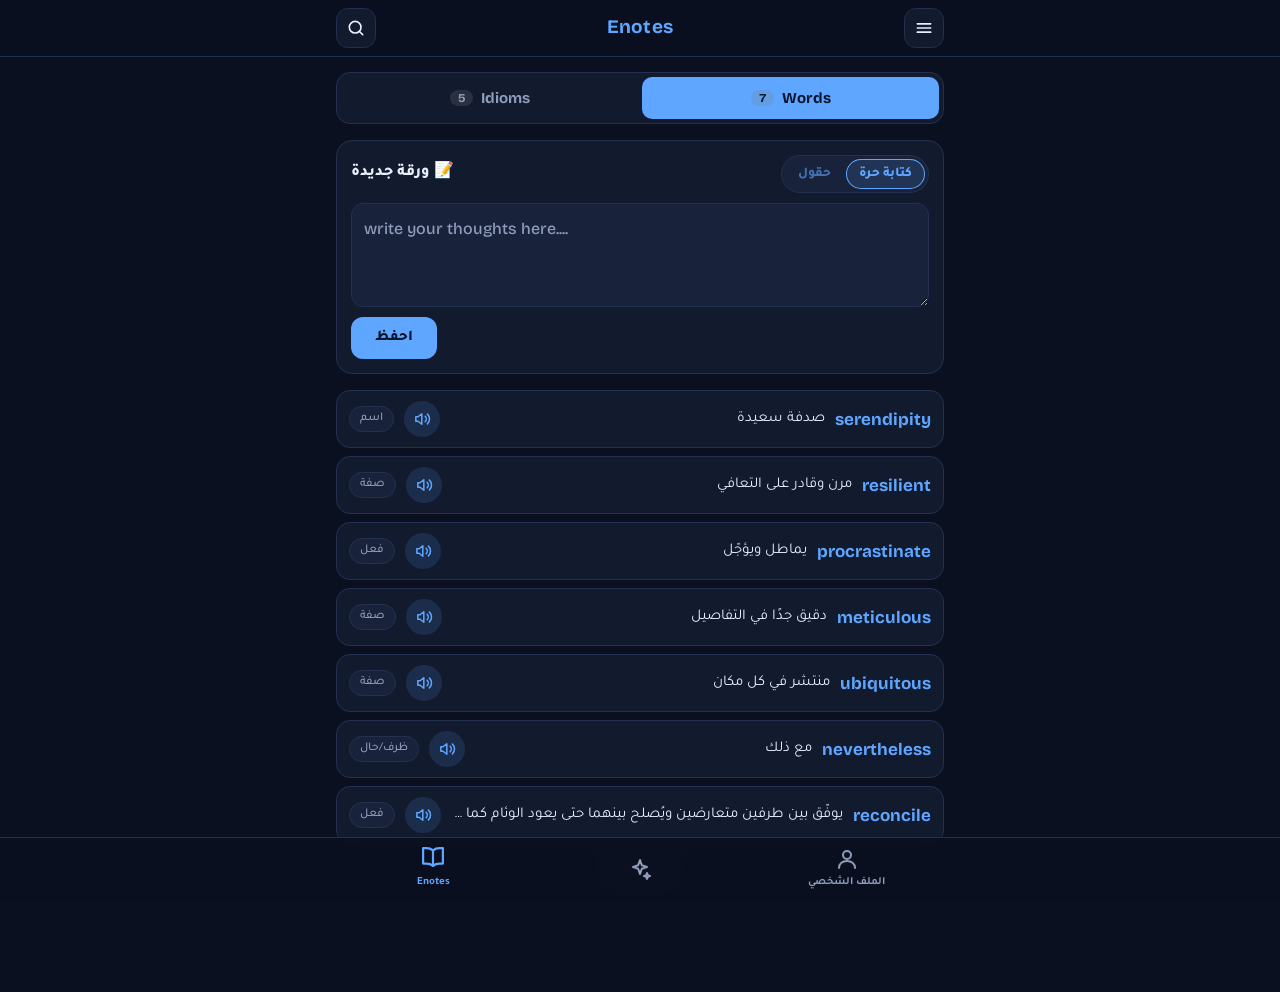
<file: index-18.html>
<!doctype html>
<html lang="ar">
<head>
<meta charset="utf-8">
<meta name="viewport" content="width=device-width,initial-scale=1,maximum-scale=1,user-scalable=no,viewport-fit=cover">
<meta name="theme-color" content="#0b1020">
<meta name="mobile-web-app-capable" content="yes">
<meta name="apple-mobile-web-app-capable" content="yes">
<meta name="apple-mobile-web-app-title" content="دفتر الكلمات">
<link rel="manifest" href="manifest.webmanifest">
<link rel="icon" href="icon.svg" type="image/svg+xml">
<link rel="icon" href="icon-192.png" sizes="192x192" type="image/png">
<link rel="apple-touch-icon" href="apple-touch-icon.png">
<style>:root{padding-top:env(safe-area-inset-top,0px);padding-bottom:env(safe-area-inset-bottom,0px)}body{margin:0}img{max-width:100%}[hidden]{display:none!important}</style>
<meta name="app-build" content="f934f6f236ee">
<title>دفتر الكلمات اليومي</title>
<link rel="stylesheet" href="https://fonts.googleapis.com/css2?family=Bricolage+Grotesque:wght@500;700;800&family=Tajawal:wght@400;500;700;800&display=swap">
<style>
/* Layout: fixed top bar (search / theme on the left, menu on the right), one 640px column: tabs, new-sheet card, saved list. Tools open as bottom sheets. */
@property --bg{syntax:'<color>';inherits:true;initial-value:#0b1020}
@property --bar{syntax:'<color>';inherits:true;initial-value:rgba(11,16,32,.84)}
@property --surface{syntax:'<color>';inherits:true;initial-value:#121a2e}
@property --surface-2{syntax:'<color>';inherits:true;initial-value:#18223a}
@property --line{syntax:'<color>';inherits:true;initial-value:#243050}
@property --fg{syntax:'<color>';inherits:true;initial-value:#e8eefc}
@property --muted{syntax:'<color>';inherits:true;initial-value:#8e9bba}
@property --accent{syntax:'<color>';inherits:true;initial-value:#5ea6ff}
@property --accent-ink{syntax:'<color>';inherits:true;initial-value:#06142b}
@property --accent-soft{syntax:'<color>';inherits:true;initial-value:rgba(94,166,255,.14)}
@property --good{syntax:'<color>';inherits:true;initial-value:#3ecf8e}
@property --good-bg{syntax:'<color>';inherits:true;initial-value:rgba(62,207,142,.14)}
@property --bad{syntax:'<color>';inherits:true;initial-value:#ff6b7a}
@property --bad-bg{syntax:'<color>';inherits:true;initial-value:rgba(255,107,122,.14)}
@property --overlay{syntax:'<color>';inherits:true;initial-value:rgba(4,8,18,.62)}
@property --mark-bg{syntax:'<color>';inherits:true;initial-value:#ffd93d}
@property --mark-fg{syntax:'<color>';inherits:true;initial-value:#1b1500}
:root{
  transition:--bg .6s cubic-bezier(.4,0,.2,1),
  --bar .6s cubic-bezier(.4,0,.2,1),
  --surface .6s cubic-bezier(.4,0,.2,1),
  --surface-2 .6s cubic-bezier(.4,0,.2,1),
  --line .6s cubic-bezier(.4,0,.2,1),
  --fg .6s cubic-bezier(.4,0,.2,1),
  --muted .6s cubic-bezier(.4,0,.2,1),
  --accent .6s cubic-bezier(.4,0,.2,1),
  --accent-ink .6s cubic-bezier(.4,0,.2,1),
  --accent-soft .6s cubic-bezier(.4,0,.2,1),
  --good .6s cubic-bezier(.4,0,.2,1),
  --good-bg .6s cubic-bezier(.4,0,.2,1),
  --bad .6s cubic-bezier(.4,0,.2,1),
  --bad-bg .6s cubic-bezier(.4,0,.2,1),
  --overlay .6s cubic-bezier(.4,0,.2,1),
  --mark-bg .6s cubic-bezier(.4,0,.2,1),
  --mark-fg .6s cubic-bezier(.4,0,.2,1);
  --bg:#0b1020;
  --bar:rgba(11,16,32,.84);
  --surface:#121a2e;
  --surface-2:#18223a;
  --line:#243050;
  --fg:#e8eefc;
  --muted:#8e9bba;
  --accent:#5ea6ff;
  --accent-ink:#06142b;
  --accent-soft:rgba(94,166,255,.14);
  --good:#3ecf8e;
  --good-bg:rgba(62,207,142,.14);
  --bad:#ff6b7a;
  --bad-bg:rgba(255,107,122,.14);
  --overlay:rgba(4,8,18,.62);
  --mark-bg:#ffd93d;
  --mark-fg:#1b1500;
  --shadow:0 14px 34px rgba(0,0,0,.5);
  --font-ui:'Tajawal','Bricolage Grotesque',system-ui,sans-serif;
  --font-en:'Bricolage Grotesque','Tajawal',system-ui,sans-serif;
  color-scheme:dark;
}
:root[data-theme="light"]{
  --bg:#eff3fb;
  --bar:rgba(239,243,251,.88);
  --surface:#ffffff;
  --surface-2:#f2f5fc;
  --line:#d8e0f1;
  --fg:#0e1a33;
  --muted:#5b6988;
  --accent:#1c6ee0;
  --accent-ink:#ffffff;
  --accent-soft:rgba(28,110,224,.1);
  --good:#12805a;
  --good-bg:rgba(18,128,90,.12);
  --bad:#c9304a;
  --bad-bg:rgba(201,48,74,.1);
  --overlay:rgba(14,26,51,.38);
  --shadow:0 14px 32px rgba(20,40,90,.16);
  color-scheme:light;
}
html.thm *,html.thm *::before,html.thm *::after{transition:none!important}
:root[data-theme="purple"]{
  --bg:#120b22;
  --bar:rgba(18,11,34,.84);
  --surface:#1b1233;
  --surface-2:#241a42;
  --line:#382a63;
  --fg:#f0eaff;
  --muted:#a898cf;
  --accent:#a78bfa;
  --accent-ink:#1a0b3a;
  --accent-soft:rgba(167,139,250,.16);
  --overlay:rgba(8,4,18,.64);
  --shadow:0 14px 34px rgba(5,0,20,.55);
  --good:#3ecf8e;
  --good-bg:rgba(62,207,142,.14);
  --bad:#ff6b7a;
  --bad-bg:rgba(255,107,122,.14);
  --mark-bg:#ffd93d;
  --mark-fg:#1b1500;
  color-scheme:dark;
}
:root[data-theme="forest"]{
  --bg:#08140f;
  --bar:rgba(8,20,15,.84);
  --surface:#0f2119;
  --surface-2:#152b21;
  --line:#1f3d2f;
  --fg:#e6f5ec;
  --muted:#8fb3a0;
  --accent:#34d399;
  --accent-ink:#04210f;
  --accent-soft:rgba(52,211,153,.15);
  --overlay:rgba(2,10,6,.64);
  --shadow:0 14px 34px rgba(0,10,5,.55);
  --good:#3ecf8e;
  --good-bg:rgba(62,207,142,.14);
  --bad:#ff6b7a;
  --bad-bg:rgba(255,107,122,.14);
  --mark-bg:#ffd93d;
  --mark-fg:#1b1500;
  color-scheme:dark;
}
:root[data-theme="ocean"]{
  --bg:#07161c;
  --bar:rgba(7,22,28,.84);
  --surface:#0d2630;
  --surface-2:#12303c;
  --line:#1c4655;
  --fg:#e4f6fb;
  --muted:#8bb4c2;
  --accent:#22d3ee;
  --accent-ink:#032630;
  --accent-soft:rgba(34,211,238,.15);
  --overlay:rgba(2,12,16,.64);
  --shadow:0 14px 34px rgba(0,12,18,.55);
  --good:#3ecf8e;
  --good-bg:rgba(62,207,142,.14);
  --bad:#ff6b7a;
  --bad-bg:rgba(255,107,122,.14);
  --mark-bg:#ffd93d;
  --mark-fg:#1b1500;
  color-scheme:dark;
}
:root[data-theme="sand"]{
  --bg:#faf3e8;
  --bar:rgba(250,243,232,.9);
  --surface:#fffaf2;
  --surface-2:#f5ebdc;
  --line:#e6d6bc;
  --fg:#2b2116;
  --muted:#7d6b53;
  --accent:#c2410c;
  --accent-ink:#ffffff;
  --accent-soft:rgba(194,65,12,.1);
  --good:#15803d;
  --good-bg:rgba(21,128,61,.12);
  --bad:#c9304a;
  --bad-bg:rgba(201,48,74,.1);
  --overlay:rgba(43,33,22,.38);
  --mark-bg:#ffd93d;
  --mark-fg:#1b1500;
  --shadow:0 14px 32px rgba(90,60,20,.18);
  color-scheme:light;
}
*{box-sizing:border-box}
body{background:var(--bg);color:var(--fg);font:400 15px/1.6 var(--font-ui);-webkit-tap-highlight-color:transparent;}
button{font:inherit;color:inherit;cursor:pointer;border:0;background:none;padding:0}
button:focus-visible,.row:focus-visible,textarea:focus-visible,select:focus-visible{outline:2px solid var(--accent);outline-offset:2px}
h2{margin:0}

/* press animation */
@keyframes press{0%{transform:scale(1)}40%{transform:scale(.9)}100%{transform:scale(1)}}
.tap{animation:press .2s ease-out}

/* top bar */
.bar{position:fixed;top:0;left:0;right:0;z-index:30;padding-top:env(safe-area-inset-top,0px);background:var(--bar);-webkit-backdrop-filter:blur(14px);backdrop-filter:blur(14px);border-bottom:1px solid var(--line)}
.bar-in{position:relative;height:56px;max-width:640px;margin:0 auto;padding-inline:16px;display:flex;align-items:center}
.left{position:relative;z-index:1;flex:1;min-width:0;display:flex;align-items:center}
.ibtn{flex:none;width:40px;height:40px;border-radius:12px;background:var(--surface);border:1px solid var(--line);display:grid;place-items:center;font-size:18px;line-height:1;overflow:hidden;transition:background .2s,border-color .2s,width .3s cubic-bezier(.2,.8,.2,1),opacity .2s,margin .3s}
.ibtn:hover{border-color:var(--accent)}
.ibtn svg,.snd svg{display:block;width:20px;height:20px;fill:none;stroke:currentColor;stroke-width:2;stroke-linecap:round;stroke-linejoin:round}
.snd{color:var(--accent)}
.snd svg{width:18px;height:18px}
#btnSearch{margin-right:8px}
.bar.searching #btnSearch{background:var(--accent-soft);border-color:var(--accent)}
.bar.searching #btnTheme{width:0;opacity:0;border-width:0;pointer-events:none}
.sfield{flex:0 0 0;min-width:0;opacity:0;overflow:hidden;display:flex;align-items:center;gap:8px;pointer-events:none;transition:flex-grow .32s cubic-bezier(.2,.8,.2,1),opacity .22s}
.bar.searching .sfield{flex:1 1 0;opacity:1;pointer-events:auto}
.pill{flex:1;min-width:0;height:40px;padding-inline:12px;border-radius:12px;background:var(--surface);border:1px solid var(--line);display:flex;align-items:center;gap:8px;transition:border-color .2s}
.pill:focus-within{border-color:var(--accent)}
.pill input{flex:1;min-width:0;background:transparent;border:0;outline:0;color:var(--fg);font:500 16px var(--font-ui)}
.pill input::placeholder{color:var(--muted)}
.title{position:absolute;left:0;right:0;text-align:center;pointer-events:none;font-weight:800;font-size:17px;letter-spacing:.2px;transition:opacity .2s}
.title b{color:var(--accent);font-family:var(--font-en);font-size:19px}
.bar.searching .title{opacity:0}
.menu-anchor{position:relative;z-index:2;flex:none;margin-left:8px}
#btnMenu{font-size:20px}
.menu{position:absolute;top:calc(100% + 10px);right:0;width:min(268px,calc(100vw - 32px));direction:rtl;background:var(--surface);border:1px solid var(--line);border-radius:16px;padding:6px;box-shadow:var(--shadow);transform-origin:calc(100% - 20px) 0;opacity:0;visibility:hidden;transform:translateY(-12px) scale(.94);transition:opacity .2s ease,transform .28s cubic-bezier(.2,.9,.25,1.08),visibility 0s .28s}
.menu.open{opacity:1;visibility:visible;transform:none;transition-delay:0s}
.menu::before{content:'';position:absolute;top:-6px;right:14px;width:11px;height:11px;background:var(--surface);border-left:1px solid var(--line);border-top:1px solid var(--line);transform:rotate(45deg)}
@keyframes rise{from{opacity:0;transform:translateY(-6px)}to{opacity:1;transform:none}}
.menu.open .mitem{animation:rise .3s both}
.menu.open .mitem:nth-child(1){animation-delay:.04s}
.menu.open .mitem:nth-child(2){animation-delay:.08s}
.menu.open .mitem:nth-child(3){animation-delay:.12s}
.menu.open .mitem:nth-child(4){animation-delay:.16s}
.mitem{position:relative;display:flex;align-items:center;gap:12px;width:100%;padding:12px;border-radius:11px;text-align:start;font-weight:500;font-size:15px;transition:background .15s}
.mitem:hover,.mitem:focus-visible{background:var(--surface-2)}
.mitem .e{width:26px;display:grid;place-items:center;color:var(--accent)}
.mitem .e svg{width:22px;height:22px;fill:none;stroke:currentColor;stroke-width:2;stroke-linecap:round;stroke-linejoin:round}

/* page */
.wrap{max-width:640px;margin:0 auto;padding:72px 16px 48px;display:flex;flex-direction:column;gap:16px}
.tabs{display:grid;grid-template-columns:1fr 1fr;gap:4px;padding:4px;background:var(--surface);border:1px solid var(--line);border-radius:14px}
.tab{height:42px;border-radius:10px;font-weight:700;color:var(--muted);display:flex;align-items:center;justify-content:center;gap:8px;transition:background .2s,color .2s}
.tab[aria-selected="true"]{background:var(--accent);color:var(--accent-ink)}
.tab .lat{font-family:var(--font-en)}
.tab .n{font:700 12px var(--font-en);padding:1px 8px;border-radius:99px;background:rgba(127,127,127,.22);font-variant-numeric:tabular-nums}
.card{background:var(--surface);border:1px solid var(--line);border-radius:16px;padding:14px}
.card h2{font-size:16px;font-weight:800}
.chead{display:flex;align-items:center;justify-content:space-between;gap:10px;margin-bottom:10px}
.mini{display:flex;gap:2px;padding:3px;background:var(--surface-2);border:1px solid var(--line);border-radius:99px}
.mini button{height:30px;padding:0 13px;display:inline-flex;align-items:center;justify-content:center;line-height:1;border-radius:99px;font-size:13.5px;font-weight:800;color:var(--accent);opacity:.6;transition:background .2s,opacity .2s,transform .12s}
.mini button>span{display:block;transform:translateY(1px)}
.mini button:active{transform:scale(.94)}
.mini button[aria-selected="true"]{background:var(--accent-soft);box-shadow:inset 0 0 0 1px var(--accent);opacity:1}
textarea{display:block;width:100%;min-height:104px;resize:vertical;background:var(--surface-2);border:1px solid var(--line);border-radius:12px;padding:12px;color:var(--fg);font:500 16px/1.6 var(--font-en)}
textarea{unicode-bidi:plaintext}
textarea::placeholder{color:var(--muted)}
.ff{display:flex;flex-direction:column;gap:12px}
.ff label{display:block;font-size:12px;color:var(--muted);margin-bottom:4px}
.ff input{display:block;width:100%;height:46px;background:var(--surface-2);border:1px solid var(--line);border-radius:12px;padding:0 12px;color:var(--fg);font:500 16px/1.4 var(--font-ui)}
.ff input::placeholder{color:var(--muted)}
.ff input:focus-visible{outline:2px solid var(--accent);outline-offset:2px}
.ff textarea{min-height:76px}
.ver{text-align:center;font:600 12px var(--font-en);color:var(--muted);direction:ltr;padding:4px 0 0;opacity:.8}
.foot{display:flex;align-items:center;gap:12px;margin-top:10px}
.hint{flex:1;min-width:0;font-size:12px;line-height:1.5;color:var(--muted)}
.hint.err{color:var(--bad)}
.hint code{font-family:var(--font-en);direction:ltr;unicode-bidi:isolate;color:var(--fg)}
.save{flex:none;height:42px;padding-inline:24px;border-radius:12px;background:var(--accent);color:var(--accent-ink);font-weight:800}

/* list */
#list{list-style:none;margin:0;padding:0;display:flex;flex-direction:column;gap:8px}
.item{background:var(--surface);border:1px solid var(--line);border-radius:14px;overflow:hidden;transition:border-color .2s}
.item.open{border-color:var(--accent)}
.row{display:flex;align-items:center;gap:10px;padding:10px 12px;cursor:pointer;min-height:56px}
.en{flex:0 1 auto;min-width:0;max-width:46%;direction:ltr;unicode-bidi:isolate;font:700 17px var(--font-en);color:var(--accent);overflow:hidden;text-overflow:ellipsis;white-space:nowrap}
.ar{flex:1 1 0;min-width:0;overflow:hidden;text-overflow:ellipsis;white-space:nowrap}
.snd{flex:none;width:36px;height:36px;border-radius:50%;background:var(--accent-soft);display:grid;place-items:center;font-size:16px}
.cat{flex:none;max-width:76px;overflow:hidden;text-overflow:ellipsis;white-space:nowrap;font-size:12px;font-weight:500;color:var(--muted);background:var(--surface-2);border:1px solid var(--line);padding:2px 10px;border-radius:99px}
.detail{display:grid;grid-template-rows:0fr;transition:grid-template-rows .3s ease}
.item.open .detail{grid-template-rows:1fr}
.detail-in{overflow:hidden;min-height:0}
.detail-pad{display:flex;flex-direction:column;gap:12px;padding:12px 14px 14px;border-top:1px solid var(--line)}
.d-top{display:flex;align-items:center;justify-content:space-between;gap:10px;flex-wrap:wrap}
.d-word{direction:ltr;unicode-bidi:isolate;font:800 24px/1.2 var(--font-en);color:var(--accent);overflow-wrap:anywhere;min-width:0}
.d-play{display:flex;gap:8px;flex-wrap:wrap}
.pbtn{height:36px;padding-inline:12px;border-radius:10px;background:var(--surface-2);border:1px solid var(--line);font-size:13px;font-weight:700}
.lbl{font-size:12px;color:var(--muted);margin-bottom:2px}
.val{overflow-wrap:anywhere}
.val.note{padding:10px 12px;background:var(--surface-2);border-radius:10px;font-family:var(--font-en)}
.nl{white-space:pre-wrap;overflow-wrap:anywhere;text-align:start;line-height:1.8}
.nl.sp{height:.6em}
.val.ph{direction:ltr;unicode-bidi:isolate;text-align:right;font-family:var(--font-en)}
.val.none{color:var(--muted)}
.nedit{display:flex;flex-direction:column;gap:8px}
.ne-ph,.ne-in{width:100%;height:42px;padding-inline:12px;border-radius:12px;background:var(--surface-2);border:1px solid var(--line);color:var(--fg);font:500 16px var(--font-en)}
.ne-ph::placeholder,.ne-in::placeholder{color:var(--muted)}
.ne-ph:focus-visible,.ne-in:focus-visible{outline:2px solid var(--accent);outline-offset:2px}
.save.sm{height:38px;padding-inline:16px}
.menu.open .mitem:nth-child(5){animation-delay:.2s}
.menu.open .mitem:nth-child(6){animation-delay:.24s}
.menu.open .mitem:nth-child(7){animation-delay:.28s}
.menu.open .mitem:nth-child(8){animation-delay:.32s}
.menu.open .mitem:nth-child(9){animation-delay:.36s}
.menu.open .mitem:nth-child(10){animation-delay:.4s}
.menu.open .mitem:nth-child(11){animation-delay:.44s}
.menu.open .mitem:nth-child(12){animation-delay:.48s}
.gbtn{display:flex;align-items:center;justify-content:center;gap:10px;background:#ffffff;color:#1f1f1f;border:1px solid #dadce0}
.gbtn svg{width:20px;height:20px;flex:none}
html,body{touch-action:pan-x pan-y;-webkit-text-size-adjust:100%}
html{overscroll-behavior:none}
.meta{display:flex;flex-wrap:wrap;gap:6px 16px;font-size:12px;color:var(--muted)}
.exnote{font-size:12px;color:var(--muted)}
.mbadge{margin-inline-start:auto;min-width:22px;height:22px;padding:0 7px;border-radius:99px;background:var(--accent);color:var(--accent-ink);font:800 12px/22px var(--font-en);text-align:center}
.mbadge[hidden]{display:none}
.srt{font-weight:800;font-size:18px;text-align:center}
.srcard{display:flex;flex-direction:column;align-items:center;gap:10px;text-align:center;padding:22px 14px}
.srw{font:800 34px/1.2 var(--font-en);color:var(--accent);overflow-wrap:anywhere}
.srp{font:500 15px var(--font-en);color:var(--muted)}
.sra{font:800 24px/1.5 var(--font-ui)}
.srcard hr{align-self:stretch;border:0;border-top:1px solid var(--line);margin:4px 0}
.srbtns{display:grid;grid-template-columns:1fr 1fr;gap:10px}
.srbtns .sbtn{height:50px;justify-content:center;font-size:15px}
.srbtns .sbtn.good{background:var(--good-bg);border-color:var(--good);color:var(--good)}
/* bottom tab bar */
.wrap[hidden],.tabbar[hidden]{display:none!important}
.tabbar{position:fixed;left:0;right:0;bottom:0;z-index:30;padding-bottom:env(safe-area-inset-bottom,0px);background:var(--bar);-webkit-backdrop-filter:blur(14px);backdrop-filter:blur(14px);border-top:1px solid var(--line);transition:transform .42s cubic-bezier(.2,.8,.2,1),opacity .3s}
.tabbar.hide{transform:translateY(calc(100% + 34px));opacity:0;pointer-events:none}
.tb-in{max-width:640px;margin:0 auto;height:62px;display:grid;grid-template-columns:1fr 1fr 1fr;align-items:center;padding-inline:10px}
.tb{display:flex;flex-direction:column;align-items:center;justify-content:center;gap:3px;height:100%;color:var(--muted);font-size:11px;font-weight:700;transition:color .2s}
.tb svg{width:24px;height:24px;fill:none;stroke:currentColor;stroke-width:2;stroke-linecap:round;stroke-linejoin:round;transition:transform .25s cubic-bezier(.2,.8,.2,1)}
.tb[aria-current="page"]{color:var(--accent)}
.tb[aria-current="page"] svg{transform:translateY(-2px) scale(1.1)}
.wrap{padding-bottom:calc(112px + env(safe-area-inset-bottom,0px))}
.toast{bottom:calc(92px + env(safe-area-inset-bottom,0px))!important}
#app[dir="ltr"] .menu{direction:ltr}
.pgin{animation:paneIn .35s ease both}
/* profile */
.phero{display:flex;align-items:center;gap:14px;background:var(--surface);border:1px solid var(--line);border-radius:18px;padding:16px}
.pav{flex:none;width:58px;height:58px;border-radius:50%;display:grid;place-items:center;background:var(--accent-soft);color:var(--accent);border:1.5px solid var(--accent)}
.pav{position:relative;overflow:visible}
.pav>svg{width:28px;height:28px;fill:none;stroke:currentColor;stroke-width:2;stroke-linecap:round;stroke-linejoin:round}
.pav>svg[viewBox="0 0 96 96"]{width:100%;height:100%;fill:initial;stroke:none;border-radius:50%}
.pav>img{width:100%;height:100%;object-fit:cover;border-radius:50%}
.pedit{position:absolute;right:-2px;bottom:-2px;width:22px;height:22px;border-radius:50%;background:var(--accent);color:var(--accent-ink);display:grid;place-items:center;border:2px solid var(--surface)}
.pedit svg{width:12px;height:12px;fill:none;stroke:currentColor;stroke-width:2.4;stroke-linecap:round;stroke-linejoin:round}
.avbig{width:112px;height:112px;margin:0 auto}
.avbig>svg:not([viewBox="0 0 96 96"]){width:52px;height:52px}
.avgrid{display:grid;grid-template-columns:repeat(4,1fr);gap:10px}
.avp{aspect-ratio:1;border-radius:50%;border:2px solid var(--line);padding:0;overflow:hidden;background:var(--surface);transition:transform .2s,border-color .2s}
.avp svg{display:block;width:100%;height:100%}
.avp[aria-pressed="true"]{border-color:var(--accent);box-shadow:0 0 0 3px var(--accent-soft)}
.avp:active{transform:scale(.92)}
.pwho{flex:1;min-width:0}
.pname{font-weight:800;font-size:17px;overflow-wrap:anywhere}
.psub{font-size:12px;color:var(--muted);overflow-wrap:anywhere}
.plv{flex:none;text-align:center;background:var(--accent);color:var(--accent-ink);border-radius:14px;padding:7px 12px;min-width:62px}
.plv b{display:block;font:800 22px/1 var(--font-en)}
.plv span{font-size:10px;font-weight:700}
.pxp{background:var(--surface);border:1px solid var(--line);border-radius:16px;padding:14px;display:flex;flex-direction:column;gap:9px}
.pxh{display:flex;align-items:center;justify-content:space-between;gap:8px;font-weight:800}
.pxh .t{display:flex;align-items:center;gap:8px}
.pxh .t svg{width:20px;height:20px;fill:#ffb020;stroke:#ffb020;stroke-width:1.5;stroke-linejoin:round}
.xn{font:800 15px var(--font-en);color:var(--accent);direction:ltr}
.xbar{height:10px;border-radius:99px;background:var(--surface-2);overflow:hidden;border:1px solid var(--line)}
.xbar i{display:block;height:100%;border-radius:99px;background:linear-gradient(90deg,var(--accent),#8b7bff)}
.pgin .xbar i{animation:xfill 1s cubic-bezier(.2,.8,.2,1)}
@keyframes xfill{from{width:0!important}}
.pic{width:34px;height:34px;border-radius:11px;display:grid;place-items:center;background:var(--accent-soft);color:var(--accent);flex:none}
.pic svg{width:19px;height:19px;fill:none;stroke:currentColor;stroke-width:2;stroke-linecap:round;stroke-linejoin:round}
.pbd{display:flex;flex-direction:column;gap:16px}
.psec{background:var(--surface);border:1px solid var(--line);border-radius:16px;overflow:hidden}
.phd{width:100%;display:flex;align-items:center;gap:12px;padding:12px 14px;font-weight:800;font-size:15px;text-align:start}
.phd .pt{flex:1}
.chev{width:20px;height:20px;flex:none;fill:none;stroke:var(--muted);stroke-width:2;stroke-linecap:round;stroke-linejoin:round;transition:transform .3s}
.psec.open .chev{transform:rotate(180deg)}
.pcol{display:grid;grid-template-rows:0fr;transition:grid-template-rows .35s cubic-bezier(.2,.8,.2,1)}
.psec.open .pcol{grid-template-rows:1fr}
.pcol>.pbd{min-height:0;overflow:hidden;visibility:hidden;padding:0 14px;transition:visibility .35s,padding .35s}
.psec.open .pcol>.pbd{visibility:visible;padding:4px 14px 16px}

.del{align-self:flex-start;height:36px;padding-inline:14px;border-radius:10px;border:1px solid var(--line);color:var(--bad);font-size:13px;font-weight:700}
.empty{padding:28px 16px;text-align:center;color:var(--muted);background:var(--surface);border:1px dashed var(--line);border-radius:14px}

.catedit{display:flex;flex-direction:column;align-items:flex-start}
.catopts{display:flex;flex-wrap:wrap;gap:6px}
.copt{height:34px;padding-inline:14px;border-radius:99px;border:1px solid var(--line);background:var(--surface-2);font-size:13px;font-weight:700}
.copt[aria-pressed="true"]{border-color:var(--accent);background:var(--accent-soft);color:var(--accent)}
.m-cat{color:var(--fg);font-weight:700}

#btnSearch svg{grid-area:1/1;transition:transform .32s cubic-bezier(.2,.8,.2,1),opacity .2s}
#btnSearch .i-x{opacity:0;transform:rotate(-90deg) scale(.5)}
.bar.searching #btnSearch .i-search{opacity:0;transform:rotate(90deg) scale(.5)}
.bar.searching #btnSearch .i-x{opacity:1;transform:none}
mark{background:var(--mark-bg);color:var(--mark-fg);border-radius:3px;padding:0 1px}
.acts{display:flex;flex-wrap:wrap;gap:8px}

/* flashcards */
.fc-meta{display:flex;align-items:center;justify-content:space-between;gap:10px;font-size:13px;color:var(--muted)}
.fc-scene{perspective:1100px}
.fc-scene.slide{animation:fcin .28s ease-out}
@keyframes fcin{from{opacity:0;transform:translateX(var(--dx,0))}to{opacity:1;transform:none}}
.fc-card{position:relative;height:280px;cursor:pointer;transform-style:preserve-3d;transition:transform .65s cubic-bezier(.3,.8,.2,1)}
.fc-card.noanim{transition:none}
.fc-scene.flipped .fc-card{transform:rotateY(180deg)}
.fc-face{position:absolute;inset:0;display:flex;flex-direction:column;padding:18px;overflow:auto;background:var(--surface);border:1px solid var(--line);border-radius:20px;box-shadow:var(--shadow);backface-visibility:hidden;-webkit-backface-visibility:hidden}
.fc-back{transform:rotateY(180deg);border-color:var(--accent)}
.fc-c{margin-block:auto;display:flex;flex-direction:column;align-items:center;gap:12px;text-align:center;min-width:0;width:100%}
.fc-word{direction:ltr;unicode-bidi:isolate;font:800 34px/1.2 var(--font-en);color:var(--accent);overflow-wrap:anywhere}
.fc-sm{direction:ltr;unicode-bidi:isolate;font:700 15px var(--font-en);color:var(--accent);overflow-wrap:anywhere}
.fc-ar{font-size:26px;font-weight:800;line-height:1.4;overflow-wrap:anywhere}
.fc-tip{font-size:12px;color:var(--muted)}
.fc-info{display:flex;flex-direction:column;align-items:center;gap:10px;width:100%}
.fc-info .val.note{width:100%;text-align:start}
.fc-snd{position:absolute;top:10px;left:10px;width:36px;height:36px;border-radius:50%}
.fc-ctl{display:flex;gap:8px}
.fbtn{flex:none;height:40px;padding-inline:14px;border-radius:12px;border:1px solid var(--line);background:var(--surface);font-size:13px;font-weight:700;display:inline-flex;align-items:center;justify-content:center;gap:6px}
.fbtn svg{width:16px;height:16px;fill:none;stroke:currentColor;stroke-width:2.2;stroke-linecap:round;stroke-linejoin:round}
.fbtn.main{flex:1;min-width:0;background:var(--accent-soft);border-color:var(--accent);color:var(--accent)}
.fbtn:disabled{opacity:.4;cursor:default}

/* sheets */
.scrim{position:fixed;inset:0;z-index:40;background:var(--overlay);opacity:0;transition:opacity .25s}
.scrim.open{opacity:1}
.sheet{position:fixed;z-index:41;left:50%;bottom:0;width:min(640px,100%);max-height:88vh;display:flex;flex-direction:column;background:var(--bg);border:1px solid var(--line);border-bottom:0;border-radius:22px 22px 0 0;padding-bottom:env(safe-area-inset-bottom,0px);transform:translate(-50%,102%);transition:transform .34s cubic-bezier(.2,.85,.25,1)}
.sheet.open{transform:translate(-50%,0)}
.sheet-head{display:flex;align-items:center;justify-content:space-between;gap:12px;padding:14px 16px;border-bottom:1px solid var(--line)}
.sheet-head h2{font-size:18px;font-weight:800}
.sheet-body{overflow:auto;padding:16px;display:flex;flex-direction:column;gap:16px}
@keyframes liIn{from{opacity:0;transform:translateY(8px)}to{opacity:1;transform:none}}
@keyframes paneIn{from{opacity:0;transform:translateY(5px)}to{opacity:1;transform:none}}
#list.enter .item{animation:liIn .38s cubic-bezier(.2,.8,.2,1) both}
#list.enter .item:nth-child(2){animation-delay:.04s}#list.enter .item:nth-child(3){animation-delay:.08s}#list.enter .item:nth-child(4){animation-delay:.12s}#list.enter .item:nth-child(5){animation-delay:.16s}#list.enter .item:nth-child(6){animation-delay:.2s}#list.enter .item:nth-child(n+7){animation-delay:.24s}
.pane-in{animation:paneIn .28s ease both}
.sheet-body.swap>*{animation:paneIn .3s ease both}
.wscene{perspective:1200px}
.wcard{display:grid;transform-style:preserve-3d;transition:transform .8s cubic-bezier(.3,.7,.2,1)}
.wscene.flipped .wcard{transform:rotateY(180deg)}
.wscene.nofx .wcard{transition:none}
.wface{grid-area:1/1;backface-visibility:hidden;-webkit-backface-visibility:hidden;border-radius:22px;padding:22px 18px;min-height:360px;display:flex;flex-direction:column;align-items:center;justify-content:center;gap:12px;text-align:center}
.wback{background:radial-gradient(circle at 30% 20%,rgba(94,166,255,.35),transparent 55%),linear-gradient(160deg,var(--surface-2),var(--surface));border:1px solid var(--accent);cursor:pointer;width:100%;color:var(--fg)}
.wback .gift{font-size:64px;line-height:1;animation:wfloat 2.6s ease-in-out infinite}
.wback h3{font-size:20px;font-weight:800}
.wback p{font-size:13.5px;color:var(--muted);line-height:1.7;max-width:260px}
.wback .go{margin-top:6px;padding:10px 26px;border-radius:99px;background:var(--accent);color:var(--accent-ink);font-weight:800}
@keyframes wfloat{0%,100%{transform:translateY(0)}50%{transform:translateY(-8px)}}
.wfront{transform:rotateY(180deg);background:var(--surface);border:1px solid var(--line);justify-content:flex-start;gap:10px}
.wfront .day{font-size:12px;font-weight:700;color:var(--accent);letter-spacing:.3px}
.wfront .big{font:800 38px/1.15 var(--font-en);color:var(--fg);direction:ltr;overflow-wrap:anywhere;margin-top:4px}
.wfront .sayb{width:48px;height:48px;border-radius:50%;background:var(--accent);color:var(--accent-ink);display:inline-flex;align-items:center;justify-content:center}
.wfront .sayb svg{width:22px;height:22px;stroke:currentColor;fill:none;stroke-width:2;stroke-linecap:round;stroke-linejoin:round}
.wfront .phs{font-family:var(--font-en);direction:ltr;color:var(--muted);font-size:15px}
.wfront hr{width:56px;border:0;height:3px;border-radius:3px;background:var(--accent-soft);margin:4px 0}
.wfront .arb{font-size:24px;font-weight:800;line-height:1.5}
.wfront .nt{font-size:13.5px;color:var(--muted);line-height:1.7;max-height:150px;overflow:auto;width:100%;text-align:start}
.wfront .chips2{display:flex;flex-wrap:wrap;gap:6px;justify-content:center;margin-top:auto}
.wfront .chips2 span{font-size:12px;padding:3px 12px;border-radius:99px;background:var(--surface-2);border:1px solid var(--line);color:var(--muted)}
.wfront .chips2 .old{color:#eab308;border-color:rgba(234,179,8,.4)}
.btn-main.nextb{position:sticky;bottom:calc(10px + env(safe-area-inset-bottom,0px));height:56px;font-size:17px;border-radius:16px;box-shadow:0 6px 22px rgba(0,0,0,.45);animation:paneIn .25s ease both;margin-top:4px}
.dict{display:flex;flex-direction:column;gap:8px}
.dict input{display:block;width:100%;height:50px;background:var(--surface-2);border:1px solid var(--line);border-radius:12px;padding:0 14px;color:var(--fg);font:600 18px var(--font-en);direction:ltr;text-align:center}
.dict input:focus-visible{outline:2px solid var(--accent);outline-offset:2px}
.dict input:disabled{opacity:.7}
.dres{min-height:22px;font-size:14px;line-height:1.7;text-align:center}
.dres.ok{color:var(--good)}.dres.bad{color:var(--bad)}.dres.warn{color:#eab308}
.dres mark.miss{background:#eab308;color:#1b1500;border-radius:4px;padding:0 3px}
.dres b{font-family:var(--font-en);direction:ltr;unicode-bidi:isolate}
.fc-word.arm{font:800 28px/1.4 var(--font-ui);color:var(--fg);direction:rtl}
.trow{display:flex;flex-direction:column;gap:6px}
.trw{display:flex;align-items:baseline;justify-content:space-between;gap:10px}
.trw b{font:800 17px var(--font-en);color:var(--accent);direction:ltr}
.trw span{color:var(--muted);font-size:14px;overflow:hidden;text-overflow:ellipsis;white-space:nowrap}
.streak{display:flex;align-items:center;gap:14px;background:linear-gradient(135deg,rgba(255,138,43,.16),rgba(255,138,43,.04));border:1px solid rgba(255,138,43,.35);border-radius:16px;padding:14px}
.streak .fire{font-size:40px;line-height:1;filter:drop-shadow(0 2px 8px rgba(255,120,30,.45))}
.streak .fire.off{filter:grayscale(1) opacity(.5);animation:none}
.streak .fire[data-act]{cursor:pointer;-webkit-user-select:none;user-select:none}
.streak .fire[data-act].rekindle{transform-origin:50% 90%;animation:fireRe .85s cubic-bezier(.2,1.2,.4,1) both}
@keyframes fireRe{0%{transform:scale(.55) rotate(-8deg);filter:brightness(1.9) drop-shadow(0 0 0 rgba(255,140,40,0))}45%{transform:scale(1.22) rotate(4deg);filter:brightness(1.35) drop-shadow(0 0 16px rgba(255,150,50,.9))}70%{transform:scale(.97) rotate(-2deg)}100%{transform:none;filter:drop-shadow(0 2px 8px rgba(255,120,30,.45))}}
.streak.ignite{animation:strkGlow 1.6s ease-out}
.streak.ignite .fire{transform-origin:50% 90%;animation:fireIn 1s cubic-bezier(.2,1.4,.4,1) both,fireFlick 1.1s ease-in-out 1s 2}
.streak.ignite .sn b{display:inline-block;animation:numPop .6s cubic-bezier(.2,1.5,.4,1) .45s both}
@keyframes fireIn{0%{transform:scale(0) translateY(14px) rotate(-14deg);opacity:0;filter:drop-shadow(0 0 0 rgba(255,120,30,0)) brightness(2)}55%{transform:scale(1.5) translateY(-4px) rotate(7deg);opacity:1;filter:drop-shadow(0 0 22px rgba(255,140,40,.95)) brightness(1.4)}100%{transform:none;opacity:1;filter:drop-shadow(0 2px 8px rgba(255,120,30,.45))}}
@keyframes fireFlick{0%,100%{transform:scale(1) rotate(0)}30%{transform:scale(1.08,1.14) rotate(-3deg)}65%{transform:scale(.97,1.05) rotate(3deg)}}
@keyframes numPop{0%{transform:scale(.4);opacity:0}100%{transform:scale(1);opacity:1}}
@keyframes strkGlow{0%{box-shadow:0 0 0 0 rgba(255,138,43,0)}35%{box-shadow:0 0 28px 2px rgba(255,138,43,.45)}100%{box-shadow:0 0 0 0 rgba(255,138,43,0)}}
.streak .sn b{font:800 30px/1 var(--font-en);color:#ff9a3c}
.streak .sn span{font-size:13px;color:var(--muted);margin-inline-start:6px}
.streak .sm{font-size:12px;color:var(--muted);margin-top:4px;line-height:1.5}
.sdots{display:flex;gap:5px;margin-top:8px}
.sdots i{width:20px;height:20px;border-radius:7px;background:var(--surface-2);border:1px solid var(--line);font:700 10px/18px var(--font-en);text-align:center;color:var(--muted);font-style:normal}
.sdots i.on{background:#ff9a3c;border-color:#ff9a3c;color:#2a1300}
.alertc{background:rgba(234,179,8,.1);border:1px solid rgba(234,179,8,.4);border-radius:16px;padding:14px;display:flex;flex-direction:column;gap:10px}
.alertc h4{font-size:15px;font-weight:800;margin:0}
.alertc p{font-size:13.5px;line-height:1.7;color:var(--fg);margin:0}
.stale{flex:none;font-size:11px;font-weight:700;color:#eab308;background:rgba(234,179,8,.12);border:1px solid rgba(234,179,8,.35);padding:1px 8px;border-radius:99px;white-space:nowrap}
.mbar{display:flex;height:12px;border-radius:99px;overflow:hidden;background:var(--surface-2)}
.mbar i{display:block;height:100%}
.lgd{display:flex;flex-wrap:wrap;gap:4px 10px;font-size:11.5px;color:var(--muted)}
.lgd span{display:inline-flex;align-items:center;gap:4px}
.lgd i{width:10px;height:10px;border-radius:50%;display:inline-block}
.mtabs{align-self:flex-start}
#gcv{display:block;width:100%;height:440px;touch-action:none;background:var(--surface);border:1px solid var(--line);border-radius:14px;cursor:grab}
.gstat{min-height:16px;font-size:12px;color:var(--muted)}
.le{display:inline-block;width:18px;height:0;border-top:2px solid var(--accent);vertical-align:middle;margin-inline-end:4px;text-decoration:none}
.le.s{border-top-style:dashed}.le.f{border-top:2px dashed #a78bfa}.le.a{border-top:2px dotted #22d3ee}.le.b{border-top:3px solid #fbbf24}
.gnb{display:flex;flex-wrap:wrap;align-items:center;gap:6px;margin-top:8px}
.gnb span{font-size:12px;color:var(--muted)}
.gnb .pbtn{height:30px;padding-inline:10px;display:inline-flex;align-items:center;gap:6px;font-family:var(--font-en);direction:ltr}
.gnb .pbtn i{width:9px;height:9px;border-radius:50%;display:inline-block}
.ginfo{min-height:44px;font-size:13.5px;line-height:1.7;color:var(--muted)}
.ginfo .g-en{font:800 16px var(--font-en);color:var(--accent);direction:ltr;display:inline-block}
.famsel{display:flex;gap:6px;flex-wrap:wrap;margin-bottom:8px}.famsel .pbtn{direction:ltr}.famsel .pbtn.on{background:var(--accent);color:var(--accent-ink);border-color:transparent}.famsel small{opacity:.7;margin-inline-start:3px}
.famwrap{background:radial-gradient(circle at 50% 50%,rgba(99,140,255,.14),transparent 70%),var(--surface-2);border:1px solid var(--line);border-radius:18px;padding:4px;margin-bottom:10px}
.famsvg{width:100%;height:auto;display:block;max-height:430px}
.fe{stroke:var(--accent);stroke-width:1.6;stroke-dasharray:5 6;opacity:.75;animation:fflow 1.4s linear infinite}
@keyframes fflow{to{stroke-dashoffset:-22}}
.fr{fill:none;stroke:var(--line);stroke-dasharray:2 7;opacity:.6}
.fglow{fill:var(--accent);opacity:.16;animation:fpulse 2.6s ease-in-out infinite;transform-origin:180px 180px}
@keyframes fpulse{50%{transform:scale(1.5);opacity:.04}}
.fn{cursor:pointer}.fn rect{fill:var(--surface);stroke:var(--line);stroke-width:1.2;transition:stroke .2s}
.fn text{fill:var(--fg);font:700 13px var(--font-en);direction:ltr}
.fn.sel rect{stroke:var(--accent);stroke-width:2.4}.fn:active rect{stroke:var(--accent)}
.fcmp{display:grid;grid-template-columns:1fr;gap:8px;margin-bottom:8px}.fcmp.two{grid-template-columns:1fr 1fr}
.fcol{background:var(--surface-2);border:1px solid var(--line);border-radius:14px;padding:10px;display:flex;flex-direction:column;gap:5px;min-width:0}
.fcw{font:800 17px var(--font-en);direction:ltr;text-align:start}.fcp{font:500 12px var(--font-en);color:var(--muted);direction:ltr}.fcm{font-weight:700}
.fcl{font-size:12px;color:var(--muted);display:flex;align-items:center;gap:6px}.fcl i{width:9px;height:9px;border-radius:50%}
.fcn{font-size:13px;overflow-wrap:anywhere}.fcn.dim{color:var(--muted)}.fcb{display:flex;gap:6px;flex-wrap:wrap}

.auBtn svg{width:15px;height:15px;fill:none;stroke:currentColor;stroke-width:2;stroke-linecap:round;stroke-linejoin:round;vertical-align:-3px;margin-inline-end:5px}
.auBtn.has{color:var(--accent);border-color:var(--accent);background:var(--accent-soft)}
.auhead{display:flex;align-items:baseline;gap:10px;flex-wrap:wrap}.auhead .en{font:800 22px var(--font-en)}.auhead .ar{color:var(--muted);font-weight:700}
.auopts{display:grid;grid-template-columns:1fr 1fr;gap:10px}
.auopt{display:flex;flex-direction:column;align-items:center;gap:6px;text-align:center;padding:16px 10px;border-radius:16px;background:var(--surface);border:1px solid var(--line);cursor:pointer;color:var(--fg);transition:transform .15s,border-color .2s}
.auopt:active{transform:scale(.97);border-color:var(--accent)}.auopt small{color:var(--muted);font-size:12px}
.aui{width:46px;height:46px;border-radius:50%;display:grid;place-items:center;background:var(--accent-soft)}.aui svg{width:24px;height:24px;fill:none;stroke:var(--accent);stroke-width:2;stroke-linecap:round;stroke-linejoin:round}
.aucard,.aurec,.autips{background:var(--surface);border:1px solid var(--line);border-radius:18px;padding:14px;display:flex;flex-direction:column;gap:10px}
.aucard.draft{border-color:var(--accent)}.aut{font-weight:800}
.aurow{display:flex;align-items:center;gap:12px}
.auplay{flex:none;width:48px;height:48px;border-radius:50%;background:var(--accent);display:grid;place-items:center}
.auplay svg{grid-area:1/1;width:22px;height:22px;fill:var(--accent-ink)}.auplay .ps{display:none}.auplay.on .ps{display:block}.auplay.on .pl{display:none}
.auwave{flex:1;min-width:0;width:100%;height:64px;display:block;cursor:pointer}
.auwave.live{cursor:default;height:80px}
.aumeta{display:flex;justify-content:space-between;color:var(--muted);font:600 12px var(--font-en);padding:0 4px}
.auchips{display:flex;gap:6px;flex-wrap:wrap}.auchips span{font-size:12px;color:var(--muted);background:var(--surface-2);border:1px solid var(--line);border-radius:99px;padding:3px 10px}
.aubtns{display:flex;gap:8px;flex-wrap:wrap}.aubtns .btn-main{flex:1}
.aurec{align-items:center;text-align:center}
.aumic{margin:14px 0 18px;position:relative;width:74px;height:74px;border-radius:50%;background:var(--bad);display:grid;place-items:center}
.aumic svg{width:32px;height:32px;fill:none;stroke:#fff;stroke-width:2;stroke-linecap:round;stroke-linejoin:round;position:relative}
.aumic i{position:absolute;inset:0;border-radius:50%;background:var(--bad);opacity:.5;animation:aupulse 1.8s ease-out infinite}.aumic i+i{animation-delay:.9s}
@keyframes aupulse{to{transform:scale(1.9);opacity:0}}
.autime{font:800 30px var(--font-en);letter-spacing:1px}.aulbl{color:var(--muted);font-size:13px}
.autips ol{margin:6px 0 4px;padding-inline-start:20px;color:var(--muted);font-size:13px;display:flex;flex-direction:column;gap:3px}
.thgrid{display:grid;grid-template-columns:repeat(3,1fr);gap:10px}
.thopt{display:flex;flex-direction:column;align-items:center;gap:7px;padding:10px 6px;border-radius:14px;background:var(--surface-2);border:2px solid var(--line);color:var(--fg);font-size:13px}
.thopt[aria-pressed="true"]{border-color:var(--accent);background:var(--accent-soft)}
.thsw{width:100%;height:44px;border-radius:10px;border:1px solid rgba(127,127,127,.35);display:flex;align-items:flex-end;gap:5px;padding:7px}
.thsw i{flex:1;height:10px;border-radius:5px}.thsw i+i{height:20px}
.ftree{margin:0;padding:0;list-style:none}
.ftree ul{list-style:none;margin:2px 0 0;padding-inline-start:18px;border-inline-start:2px solid var(--line)}
.ftree li{padding:3px 0 3px 0;position:relative}
.fnode{display:inline-flex;align-items:center;gap:7px;padding:4px 12px;border-radius:99px;background:var(--surface-2);border:1px solid var(--line);font:700 14px var(--font-en);direction:ltr;cursor:pointer}
.fnode i{width:9px;height:9px;border-radius:50%;display:inline-block}
.fnode small{font:500 12px var(--font-ui);color:var(--muted);direction:rtl}
.lk-w{display:flex;align-items:center;justify-content:center;gap:12px;margin:6px 0 10px;flex-wrap:wrap}
.lk-w b{font:800 20px var(--font-en);color:var(--accent);direction:ltr}
.lk-w span{color:var(--muted);font-weight:800}
.lk-m{text-align:center;font-size:12px;color:var(--muted);margin-bottom:10px}
.lkiss{display:flex;flex-direction:column;gap:8px;margin-top:10px}
.iss{background:var(--bad-bg);border:1px solid var(--bad);border-radius:12px;padding:10px 12px;font-size:13px;line-height:1.6}
.iss b{display:block;direction:ltr;text-align:left;font-weight:700;color:var(--bad)}
.iss .ctx{direction:ltr;text-align:left;font:500 14px var(--font-en);margin-top:4px}
.iss .ctx mark{background:var(--bad);color:#fff;border-radius:4px;padding:0 2px}
.iss .sug{direction:ltr;text-align:left;color:var(--muted);font-size:12.5px;margin-top:2px}
.bsl{display:flex;flex-direction:column;gap:8px}
.bsent{background:var(--surface);border:1px solid var(--line);border-radius:14px;padding:11px 12px;display:flex;flex-direction:column;gap:6px}
.bsent .bw{display:flex;align-items:center;gap:8px;font:800 14px var(--font-en);direction:ltr;color:var(--accent)}
.bsent .bw span{color:#fbbf24}
.bsent .btx{direction:ltr;text-align:left;font:500 15px/1.6 var(--font-en)}
.bsent .bm{display:flex;align-items:center;gap:8px;font-size:11.5px;color:var(--muted)}
.bsent .bm .ibtn{width:30px;height:30px;border-radius:9px;margin-inline-start:auto}
.bsent .bm .ibtn svg{width:16px;height:16px}
.bsent .vf{color:var(--good)}.bsent .nv{color:#eab308}
.sec-t{font-size:13px;font-weight:700;color:var(--muted);margin-bottom:8px}
.tiles{display:grid;grid-template-columns:repeat(auto-fit,minmax(96px,1fr));gap:8px}
.tile{background:var(--surface);border:1px solid var(--line);border-radius:14px;padding:12px}
.tile b{display:block;font:800 28px/1.1 var(--font-en);font-variant-numeric:tabular-nums}
.tile span{font-size:12px;color:var(--muted)}
.cols{display:grid;grid-template-columns:repeat(7,1fr);gap:6px;height:128px;padding:12px 8px 8px;background:var(--surface);border:1px solid var(--line);border-radius:14px}
.col{min-width:0;display:flex;flex-direction:column;align-items:center;justify-content:flex-end;gap:4px}
.col .v{font:700 11px var(--font-en);color:var(--muted);height:14px}
.col .b{width:100%;max-width:26px;border-radius:6px 6px 3px 3px;background:var(--accent);min-height:3px}
.col .b.z{background:var(--line)}
.col .d{max-width:100%;font-size:10px;color:var(--muted);white-space:nowrap;overflow:hidden;text-overflow:ellipsis}
.catrow{display:flex;align-items:center;gap:10px;margin-bottom:8px}
.catrow .nm{flex:0 0 76px;min-width:0;font-size:13px;overflow:hidden;text-overflow:ellipsis;white-space:nowrap}
.catrow .tr{flex:1;min-width:0;height:8px;border-radius:99px;background:var(--surface-2);overflow:hidden}
.catrow .tr i{display:block;height:100%;background:var(--accent);border-radius:99px}
.catrow .ct{flex:none;width:24px;text-align:end;font:700 12px var(--font-en);color:var(--muted)}
.group{background:var(--surface);border:1px solid var(--line);border-radius:14px;padding:12px}
.group h3{margin:0 0 8px;font-size:14px;font-weight:700;display:flex;justify-content:space-between;gap:8px}
.group h3 span{color:var(--muted);font:700 12px var(--font-en)}
.chips{display:flex;flex-wrap:wrap;gap:6px}
.chip{max-width:100%;direction:ltr;padding:4px 12px;border-radius:99px;background:var(--accent-soft);color:var(--accent);font:700 14px var(--font-en);overflow:hidden;text-overflow:ellipsis;white-space:nowrap}
.q-prog{height:6px;border-radius:99px;background:var(--surface-2);overflow:hidden}
.q-prog i{display:block;height:100%;background:var(--accent);transition:width .3s}
.q-meta{display:flex;justify-content:space-between;font-size:13px;color:var(--muted)}
.q-word{display:flex;align-items:center;justify-content:center;gap:12px;padding:20px 12px;background:var(--surface);border:1px solid var(--line);border-radius:16px}
.q-word b{direction:ltr;unicode-bidi:isolate;font:800 30px/1.2 var(--font-en);color:var(--accent);overflow-wrap:anywhere;text-align:center;min-width:0}
.opts{display:flex;flex-direction:column;gap:8px}
.opt{width:100%;text-align:start;padding:13px 14px;border-radius:12px;border:1px solid var(--line);background:var(--surface);font-weight:500;overflow-wrap:anywhere}
.opt.right{border-color:var(--good);background:var(--good-bg)}
.opt.wrong{border-color:var(--bad);background:var(--bad-bg)}
.btn-main{align-self:stretch;height:46px;border-radius:12px;background:var(--accent);color:var(--accent-ink);font-weight:800}
.result{text-align:center;padding:24px 12px;background:var(--surface);border:1px solid var(--line);border-radius:16px}
.result b{display:block;font:800 44px/1.1 var(--font-en)}
.seg{display:flex;flex-wrap:wrap;gap:8px}
.sbtn{height:40px;padding-inline:14px;border-radius:12px;border:1px solid var(--line);background:var(--surface);font-weight:700;font-size:14px;display:inline-flex;align-items:center;gap:8px}
.sbtn[aria-pressed="true"]{border-color:var(--accent);background:var(--accent-soft);color:var(--accent)}
.sbtn small{font-size:11px;font-weight:500;color:var(--muted)}
select{width:100%;height:44px;padding-inline:12px;border-radius:12px;background:var(--surface);border:1px solid var(--line);color:var(--fg);font:500 16px var(--font-en)}
.ipa{width:100%;border-collapse:collapse;font-size:13px}
.ipa td,.ipa th{padding:8px 6px;border-bottom:1px solid var(--line);text-align:start}
.ipa th{color:var(--muted);font-weight:500}
.ipa .l{direction:ltr;unicode-bidi:isolate;font-family:var(--font-en)}
.tbl{overflow-x:auto}

.toast{position:fixed;left:50%;bottom:calc(24px + env(safe-area-inset-bottom,0px));z-index:60;transform:translate(-50%,20px);opacity:0;pointer-events:none;max-width:calc(100vw - 32px);background:var(--fg);color:var(--bg);padding:10px 18px;border-radius:99px;font-weight:700;font-size:14px;transition:opacity .2s,transform .25s}
.toast.show{opacity:1;transform:translate(-50%,0)}
@media (prefers-reduced-motion:reduce){*{animation:none!important;transition-duration:.01ms!important}}
</style>

</head>
<body>
<div id="app" dir="rtl">
  <header class="bar" id="bar">
    <div class="bar-in" dir="ltr">
      <div class="left">
        <button class="ibtn" id="btnSearch" aria-label="بحث" aria-expanded="false"><svg class="i-search" viewBox="0 0 24 24" aria-hidden="true"><circle cx="11" cy="11" r="7"/><path d="M20 20l-3.5-3.5"/></svg><svg class="i-x" viewBox="0 0 24 24" aria-hidden="true"><path d="M6 6l12 12M18 6L6 18"/></svg></button>
        <div class="sfield" id="sfield" inert>
          <div class="pill"><input id="q" type="text" dir="auto" autocomplete="off" enterkeyhint="search" placeholder="ابحث في دفترك" aria-label="بحث في الكلمات"></div>
        </div>
      </div>
      <div class="title"><b>Enotes</b></div>
      <div class="menu-anchor">
        <button class="ibtn" id="btnMenu" aria-label="القائمة" aria-haspopup="true" aria-expanded="false"><svg viewBox="0 0 24 24" aria-hidden="true"><path d="M4 7h16M4 12h16M4 17h16"/></svg></button>
        <div class="menu" id="menu" role="menu">
          <button class="mitem" role="menuitem" data-sheet="wod"><span class="e"><svg viewBox="0 0 24 24" aria-hidden="true"><path d="M12 3l2.7 5.6 6.1.9-4.4 4.3 1 6.1L12 17l-5.4 2.9 1-6.1L3.2 9.5l6.1-.9z"/></svg></span>كلمة اليوم</button>
          <button class="mitem" role="menuitem" data-sheet="map"><span class="e"><svg viewBox="0 0 24 24" aria-hidden="true"><circle cx="6" cy="7" r="2.5"/><circle cx="18" cy="6" r="2.5"/><circle cx="12" cy="18" r="2.5"/><path d="M8.2 8.3l2.6 7.4M15.8 8l-2.7 7.8M8.5 7h7"/></svg></span>خريطة الكلمات</button>
          <button class="mitem" role="menuitem" data-sheet="review"><span class="e"><svg viewBox="0 0 24 24" aria-hidden="true"><rect x="3" y="7" width="15" height="12" rx="2"/><path d="M7 7V5a2 2 0 012-2h10a2 2 0 012 2v10a2 2 0 01-2 2h-1"/></svg></span>المراجعة</button>
          <button class="mitem" role="menuitem" data-sheet="smart"><span class="e"><svg viewBox="0 0 24 24" aria-hidden="true"><circle cx="12" cy="13.5" r="7.5"/><path d="M12 9.5v4l2.6 1.6M9.5 3h5"/></svg></span>المراجعة الذكية<span class="mbadge" id="smBadge" hidden>0</span></button>
          <button class="mitem" role="menuitem" data-sheet="quiz"><span class="e"><svg viewBox="0 0 24 24" aria-hidden="true"><circle cx="12" cy="12" r="9"/><circle cx="12" cy="12" r="5"/><circle cx="12" cy="12" r="1.2"/></svg></span>الاختبار</button>
          <button class="mitem" role="menuitem" data-sheet="trash"><span class="e"><svg viewBox="0 0 24 24" aria-hidden="true"><path d="M4 7h16M10 11v6M14 11v6M6 7l1 13h10l1-13M9 7V4h6v3"/></svg></span>سلة المحذوفات</button>
          <button class="mitem" role="menuitem" data-sheet="backup"><span class="e"><svg viewBox="0 0 24 24" aria-hidden="true"><path d="M12 4v10m0 0l-4-4m4 4l4-4M5 18v2h14v-2"/></svg></span>النسخ الاحتياطي</button>
          <button class="mitem" id="btnInstall" role="menuitem" hidden><span class="e"><svg viewBox="0 0 24 24" aria-hidden="true"><rect x="7" y="3" width="10" height="18" rx="2"/><path d="M12 8v6m0 0l-2-2m2 2l2-2"/></svg></span>تثبيت التطبيق</button>
        </div>
      </div>
    </div>
  </header>

  <main class="wrap" id="pgNotes">
    <div class="tabs" role="tablist">
      <button class="tab" role="tab" id="tabWords" data-tab="words" aria-selected="true"><span class="lat">Words</span> <span class="n" id="nWords">0</span></button>
      <button class="tab" role="tab" id="tabIdioms" data-tab="idioms" aria-selected="false"><span class="lat">Idioms</span> <span class="n" id="nIdioms">0</span></button>
    </div>

    <section class="card">
      <div class="chead">
        <div class="mini" role="tablist" aria-label="نوع الورقة">
          <button type="button" id="pt-free" role="tab" aria-selected="true" data-p="free"><span>كتابة حرة</span></button>
          <button type="button" id="pt-form" role="tab" aria-selected="false" data-p="form"><span>حقول</span></button>
        </div>
        <h2>📝 ورقة جديدة</h2>
      </div>
      <div id="pFree">
      <textarea id="note" dir="auto" placeholder="write your thoughts here...."></textarea>
      <div class="foot">
        <div class="hint" id="hint"></div>
        <button class="save" id="btnSave">احفظ</button>
      </div>
      </div>
      <div id="pForm" hidden>
      <div class="ff">
        <div><label for="fEn">الكلمة الإنجليزية</label><input id="fEn" type="text" dir="ltr" autocomplete="off" autocapitalize="none" spellcheck="false" placeholder="word"></div>
        <div><label for="fPh">الرسم الصوتي</label><input id="fPh" type="text" dir="ltr" autocomplete="off" spellcheck="false" placeholder="/wɜːrd/"></div>
        <div><label for="fAr">المعنى</label><input id="fAr" type="text" dir="auto" autocomplete="off" placeholder="المعنى بالعربي"></div>
        <div><label for="fEx">مثال أو شرح</label><textarea id="fEx" dir="auto" placeholder="example or explanation"></textarea></div>
        <div><label>التصنيف</label><div class="catopts" id="fCats"></div></div>
      </div>
      <div class="foot">
        <div class="hint" id="hint2"></div>
        <button class="save" id="btnSave2">احفظ</button>
      </div>
      </div>
    </section>

    <ul id="list"></ul>
    <div class="ver" id="ver">إصدار 0.06</div>
  </main>
  <main class="wrap" id="pgProfile" hidden></main>

  <nav class="tabbar" id="tabbar" dir="ltr" aria-label="التنقل الرئيسي">
    <div class="tb-in">
      <button class="tb" id="tbNotes" data-page="notes" aria-current="page"><svg viewBox="0 0 24 24" aria-hidden="true"><path d="M12 6c-1.5-1.3-3.7-2-6-2H3v14h3c2.3 0 4.5.7 6 2 1.5-1.3 3.7-2 6-2h3V4h-3c-2.3 0-4.5.7-6 2z"/><path d="M12 6v14"/></svg><span>Enotes</span></button>
      <button class="tb" id="tbMid" aria-label="غير متاح"><svg viewBox="0 0 24 24" aria-hidden="true"><path d="M12 3l1.8 5.2L19 10l-5.2 1.8L12 17l-1.8-5.2L5 10l5.2-1.8z"/><path d="M19 16l.8 2.2L22 19l-2.2.8L19 22l-.8-2.2L16 19l2.2-.8z"/></svg></button>
      <button class="tb" id="tbProfile" data-page="profile"><svg viewBox="0 0 24 24" aria-hidden="true"><circle cx="12" cy="8" r="4"/><path d="M4 21c0-4.4 3.6-7 8-7s8 2.6 8 7"/></svg><span>الملف الشخصي</span></button>
    </div>
  </nav>

  <div class="scrim" id="scrim" hidden></div>
  <section class="sheet" id="sheet" role="dialog" aria-modal="true" aria-labelledby="sheetTitle" hidden>
    <div class="sheet-head">
      <h2 id="sheetTitle"></h2>
      <button class="ibtn" id="sheetClose" aria-label="إغلاق"><svg viewBox="0 0 24 24" aria-hidden="true"><path d="M6 6l12 12M18 6L6 18"/></svg></button>
    </div>
    <div class="sheet-body" id="sheetBody"></div>
  </section>
  <div class="toast" id="toast" role="status" aria-live="polite"></div>
</div>

<script>
(function(){
'use strict';
var $=function(s,r){return (r||document).querySelector(s)};
var $$=function(s,r){return Array.prototype.slice.call((r||document).querySelectorAll(s))};
var root=document.documentElement;
var esc=function(s){return String(s).replace(/[&<>"']/g,function(c){return {'&':'&amp;','<':'&lt;','>':'&gt;','"':'&quot;',"'":'&#39;'}[c]})};
var mem={};
var store={
  get:function(k,d){try{var v=localStorage.getItem(k);if(v!==null)return JSON.parse(v)}catch(e){}return (k in mem)?mem[k]:d},
  set:function(k,v){mem[k]=v;try{localStorage.setItem(k,JSON.stringify(v))}catch(e){}}
};
var DAY=86400000;
var MOON='<svg viewBox="0 0 24 24" aria-hidden="true"><path d="M21 12.8A9 9 0 1111.2 3a7 7 0 009.8 9.8z"/></svg>';
var SUN='<svg viewBox="0 0 24 24" aria-hidden="true"><circle cx="12" cy="12" r="4"/><path d="M12 2v2M12 20v2M4.9 4.9l1.4 1.4M17.7 17.7l1.4 1.4M2 12h2M20 12h2M4.9 19.1l1.4-1.4M17.7 6.3l1.4-1.4"/></svg>';
var SPK='<svg viewBox="-0.75 0 24 24" aria-hidden="true"><path d="M11 5L6 9H3v6h3l5 4z"/><path d="M15.5 8.5a5 5 0 010 7M18.5 5.5a9 9 0 010 13"/></svg>';
var CATS=['اسم','فعل','صفة','ضمير','حرف جر','ظرف/حال','روابط'];
var ICATS=['رسمية','غير رسمية'];
function catsFor(t){return t==='idiom'?ICATS:CATS}
var LANGS={'en-US':'أمريكية','en-GB':'بريطانية','en-AU':'أسترالية'};

/* ---------- data ---------- */
var seed=[
  ['serendipity','صدفة سعيدة','اسم','Finding that old letter was pure serendipity.','word','/ˌserənˈdɪpəti/'],
  ['resilient','مرن وقادر على التعافي','صفة','Children are often more resilient than we expect.','word','/rɪˈzɪliənt/'],
  ['procrastinate','يماطل ويؤجّل','فعل','Stop procrastinating and start the report.','word','/prəˈkræstɪneɪt/'],
  ['meticulous','دقيق جدًا في التفاصيل','صفة','She is meticulous about her notes.','word','/məˈtɪkjələs/'],
  ['ubiquitous','منتشر في كل مكان','صفة','Smartphones are ubiquitous now.','word','/juːˈbɪkwɪtəs/'],
  ['nevertheless','مع ذلك','ظرف/حال','It was raining. Nevertheless, we went out.','word','/ˌnevəðəˈles/'],
  ['reconcile','يوفّق بين طرفين متعارضين ويُصلح بينهما حتى يعود الوئام كما كان','فعل','They finally reconciled after years apart.','word','/ˈrekənsaɪl/'],
  ['break the ice','كسر الجمود في بداية اللقاء','غير رسمية','A joke is a good way to break the ice.','idiom'],
  ['piece of cake','شيء سهل جدًا','غير رسمية','The exam was a piece of cake.','idiom'],
  ['under the weather','متوعك قليلًا','غير رسمية','I am feeling a bit under the weather.','idiom'],
  ['once in a blue moon','نادرًا جدًا','غير رسمية','We meet once in a blue moon.','idiom'],
  ['hit the nail on the head','أصاب كبد الحقيقة','غير رسمية','You hit the nail on the head with that answer.','idiom']
];
var t0=Date.now();
/* استيراد تلقائي لكلمات النسخة السابقة من نفس المتصفح. للقراءة فقط، ولا يُعدَّل أو يُحذف أي مفتاح قديم. */
function legacyImport(){
  var LAT=/[A-Za-z]/,ARB=/[؀-ۿ]/,seq=0,found=[];
  function mapList(arr,keyName){
    var out=[],idiomKey=/idiom/i.test(keyName),base=Date.now();
    arr.forEach(function(o,idx){
      if(!o||typeof o!=='object'||Array.isArray(o))return;
      var strs=[];
      Object.keys(o).forEach(function(f){if(typeof o[f]==='string'&&o[f].trim())strs.push([f.toLowerCase(),o[f].trim()])});
      function pick(names,test,fallback){
        for(var n=0;n<names.length;n++)for(var j=0;j<strs.length;j++)if(strs[j][0]===names[n]&&(!test||test(strs[j][1])))return strs[j][1];
        if(fallback)for(var q=0;q<strs.length;q++)if(test(strs[q][1]))return strs[q][1];
        return '';
      }
      var en=pick(['en','english','word','term','eng','front','text','name'],function(x){return LAT.test(x)&&!ARB.test(x)},true);
      var ar=pick(['ar','arabic','meaning','mean','translation','def','definition','back'],function(x){return ARB.test(x)},true);
      if(!en||!ar)return;
      var kind=String(o.type||o.kind||o.tab||o.section||'');
      var cat=o.cat!==undefined?o.cat:(o.category!==undefined?o.category:(o.pos!==undefined?o.pos:o['تصنيف']));
      if(Array.isArray(cat))cat=cat[0];
      if(typeof cat!=='string'||!cat.trim()||/^(word|words|idiom|idioms)$/i.test(cat.trim()))cat='عام';
      var notes=pick(['notes','note','example','examples','ex','sentence','desc','description','details'],null,false);
      var ph=pick(['ph','phonetic','phonetics','ipa','pron','pronunciation'],null,false);
      var ts=NaN;
      ['ts','time','created','createdat','added','addedat','date','timestamp'].some(function(f){
        var key=Object.keys(o).filter(function(k){return k.toLowerCase()===f})[0];
        if(key===undefined)return false;
        var v=o[key];
        if(typeof v==='number'&&v>1e11){ts=v;return true}
        if(typeof v==='string'&&!isNaN(Date.parse(v))){ts=Date.parse(v);return true}
        return false;
      });
      if(isNaN(ts))ts=base-idx*1000;
      out.push({id:'m'+(seq++).toString(36)+base.toString(36),en:en,ar:ar,cat:cat.trim(),notes:notes,ph:ph,type:(idiomKey||/idiom/i.test(kind))?'idiom':'word',ts:ts,ex:false});
    });
    return out;
  }
  try{
    for(var k=0;k<localStorage.length;k++){
      var key=localStorage.key(k);
      if(!key||key.indexOf('wb.')===0)continue;
      var v;
      try{v=JSON.parse(localStorage.getItem(key))}catch(e){continue}
      if(Array.isArray(v))found=found.concat(mapList(v,key));
      else if(v&&typeof v==='object')Object.keys(v).forEach(function(kk){if(Array.isArray(v[kk]))found=found.concat(mapList(v[kk],key+'.'+kk))});
    }
  }catch(e){}
  var seen={};
  return found.filter(function(i){var d=i.type+'|'+i.en.toLowerCase();if(seen[d])return false;seen[d]=1;return true});
}
function seedItems(){return seed.map(function(s,i){return {id:'s'+i,en:s[0],ar:s[1],cat:s[2],notes:s[3],type:s[4],ph:s[5]||'',ts:t0-i*3600000,ex:true}})}
var items=store.get('wb.items',null),imported=0;
/* حماية: إذا وُجدت بيانات محفوظة لكن تعذّرت قراءتها، تُحفظ نسخة منها قبل أي كتابة جديدة. */
if(!Array.isArray(items)){
  try{var rawOld=localStorage.getItem('wb.items');if(rawOld)localStorage.setItem('wb.items.unreadable.'+Date.now(),rawOld)}catch(e){}
}
if(!Array.isArray(items)){
  var legacy=legacyImport();
  if(legacy.length){items=legacy;imported=legacy.length}
  else items=seedItems();
  store.set('wb.items',items);
}
items.forEach(function(i){if(i.ex&&i.type==='idiom'&&i.cat==='تعبير')i.cat='غير رسمية'});
var pref=store.get('wb.pref',{accent:'en-US',rate:1});
items.forEach(function(i){if(i.cat==='ظرف')i.cat='ظرف/حال'});
var tombs=store.get('wb.tombs',{}),dirty=store.get('wb.dirty',{});
var THEMES=['dark','light','purple','forest','ocean','sand'],LIGHTS=['light','sand'],THBG={dark:'#0b1020',light:'#eff3fb',purple:'#120b22',forest:'#08140f',ocean:'#07161c',sand:'#faf3e8'};
var theme=store.get('wb.theme','dark');if(THEMES.indexOf(theme)<0)theme='dark';
var tab='words', query='', current=null, quiz=null, acSel='tomato', fc=null, revMode='cards';
function persist(){store.set('wb.items',items);store.set('wb.tombs',tombs);store.set('wb.dirty',dirty)}
var trash=store.get('wb.trash',[])||[];
var TRASH_MS=15*DAY;
function saveTrash(){store.set('wb.trash',trash)}
function purgeTrash(){var n=Date.now(),l=trash.length;trash=trash.filter(function(t){return t&&t.it&&n-t.at<TRASH_MS});if(trash.length!==l)saveTrash()}
purgeTrash();
function touch(it){it.upd=Date.now();if(!it.ex)dirty[it.id]=1;persist();syncSoon()}
function savePref(){store.set('wb.pref',pref)}

/* ---------- helpers ---------- */
function shuffle(a){a=a.slice();for(var i=a.length-1;i>0;i--){var j=Math.floor(Math.random()*(i+1));var t=a[i];a[i]=a[j];a[j]=t}return a}
function fmtDate(ts){try{return new Date(ts).toLocaleDateString(LANG==='en'?'en-GB':'ar-u-nu-latn',{day:'numeric',month:'long',year:'numeric'})}catch(e){return new Date(ts).toISOString().slice(0,10)}}
function fmtTime(ts){try{return new Date(ts).toLocaleTimeString(LANG==='en'?'en-GB':'ar-u-nu-latn',{hour:'2-digit',minute:'2-digit'})}catch(e){return ''}}
function fmtDay(d){try{return d.toLocaleDateString(LANG==='en'?'en':'ar',{weekday:'short'})}catch(e){return String(d.getDate())}}
var toastT;
function toast(msg){var t=$('#toast');t.textContent=msg;t.classList.add('show');clearTimeout(toastT);toastT=setTimeout(function(){t.classList.remove('show')},1900)}
function setInert(el,on){if(on)el.setAttribute('inert','');else el.removeAttribute('inert')}

function copyText(t){
  var done=function(){toast('تم النسخ')};
  var fb=function(){
    try{
      var ta=document.createElement('textarea');ta.value=t;ta.style.cssText='position:fixed;opacity:0;left:-9999px';
      document.body.appendChild(ta);ta.select();var ok=document.execCommand('copy');document.body.removeChild(ta);
      ok?done():toast('تعذّر النسخ');
    }catch(e){toast('تعذّر النسخ')}
  };
  try{if(navigator.clipboard&&navigator.clipboard.writeText){navigator.clipboard.writeText(t).then(done,fb)}else fb()}catch(e){fb()}
}

function speak(text,lang){
  try{
    if(!('speechSynthesis' in window)){toast('هذا الجهاز لا يدعم النطق');return}
    var ss=window.speechSynthesis;ss.cancel();
    var u=new SpeechSynthesisUtterance(text);
    u.lang=lang||pref.accent;
    var vs=ss.getVoices()||[];
    var norm=function(v){return v.lang.replace('_','-').toLowerCase()};
    var v=vs.filter(function(x){return norm(x)===u.lang.toLowerCase()})[0]||vs.filter(function(x){return norm(x).indexOf('en')===0})[0];
    if(v)u.voice=v;
    u.rate=pref.rate||1;
    ss.speak(u);
  }catch(e){toast('تعذّر تشغيل الصوت')}
}

/* ---------- theme ---------- */
var thmT=0;
function noSpell(el){
  if(!el||el.nodeType!==1)return;
  var list=el.matches&&el.matches('input,textarea')?[el]:[];
  if(el.querySelectorAll)list=list.concat([].slice.call(el.querySelectorAll('input:not([type=file]):not([type=checkbox]):not([type=radio]),textarea')));
  list.forEach(function(f){
    f.setAttribute('spellcheck','false');f.spellcheck=false;
    f.setAttribute('autocorrect','off');f.setAttribute('autocomplete','off');f.setAttribute('data-gramm','false');f.setAttribute('data-gramm_editor','false');f.setAttribute('data-enable-grammarly','false');
  });
}
noSpell(document.body);
new MutationObserver(function(ms){ms.forEach(function(m){m.addedNodes.forEach(noSpell)})}).observe(document.body,{childList:true,subtree:true});
document.addEventListener('focusin',function(e){noSpell(e.target)});
function paintTheme(){
  root.setAttribute('data-theme',theme);
  var mt=document.querySelector('meta[name="theme-color"]');if(mt)mt.setAttribute('content',THBG[theme]||'#0b1020');
}
var thmT=0;
function applyTheme(anim){
  if(anim){root.classList.add('thm');clearTimeout(thmT);thmT=setTimeout(function(){root.classList.remove('thm')},760)}
  paintTheme();
}
applyTheme();

/* ---------- press animation ---------- */
document.addEventListener('pointerdown',function(e){
  var b=e.target.closest('button');if(!b)return;
  b.classList.remove('tap');void b.offsetWidth;b.classList.add('tap');
});
document.addEventListener('animationend',function(e){if(e.animationName==='press')e.target.classList.remove('tap')});

/* ---------- search ---------- */
var bar=$('#bar'),sfield=$('#sfield'),qIn=$('#q'),btnTheme=null;
function openSearch(){
  closeMenu();
  bar.classList.add('searching');
  setInert(sfield,false);
  $('#btnSearch').setAttribute('aria-expanded','true');$('#btnSearch').setAttribute('aria-label','إغلاق البحث');
  setTimeout(function(){qIn.focus()},140);
}
function closeSearch(){
  bar.classList.remove('searching');
  setInert(sfield,true);
  $('#btnSearch').setAttribute('aria-expanded','false');$('#btnSearch').setAttribute('aria-label','بحث');
  qIn.value='';query='';qIn.blur();render();
}
$('#btnSearch').addEventListener('click',function(){bar.classList.contains('searching')?closeSearch():openSearch()});
qIn.addEventListener('input',function(){query=norm(qIn.value.trim());render()});

/* ---------- menu ---------- */
var menu=$('#menu'),btnMenu=$('#btnMenu');
function closeMenu(){menu.classList.remove('open');btnMenu.setAttribute('aria-expanded','false')}
btnMenu.addEventListener('click',function(e){
  smartBadge();
  e.stopPropagation();
  var open=!menu.classList.contains('open');
  menu.classList.toggle('open',open);
  btnMenu.setAttribute('aria-expanded',String(open));
});
document.addEventListener('click',function(e){if(!e.target.closest('.menu-anchor'))closeMenu()});
menu.addEventListener('click',function(e){
  var b=e.target.closest('[data-sheet]');if(!b)return;
  closeMenu();openSheet(b.dataset.sheet);
});
document.addEventListener('keydown',function(e){
  if(e.key!=='Escape')return;
  if(!$('#sheet').hidden)closeSheet();
  else if(menu.classList.contains('open'))closeMenu();
  else if(bar.classList.contains('searching'))closeSearch();
});

/* ---------- tabs ---------- */
function setTab(t){
  var changed=tab!==t;tab=t;
  $$('.tab').forEach(function(b){b.setAttribute('aria-selected',String(b.dataset.tab===t))});
  fCat='';renderFormCats();
  render();
  if(changed){var ul=$('#list');ul.classList.remove('enter');void ul.offsetWidth;ul.classList.add('enter');setTimeout(function(){ul.classList.remove('enter')},700)}
}
$$('.tab').forEach(function(b){b.addEventListener('click',function(){setTab(b.dataset.tab)})});

/* ---------- list ---------- */
var DIA=/[\u064B-\u065F\u0670\u06D6-\u06ED\u0640]/;
function normMap(str){
  var out='',map=[];
  for(var i=0;i<str.length;i++){
    var c=str.charAt(i);
    if(DIA.test(c))continue;
    c=c.toLowerCase();
    if('\u0623\u0625\u0622\u0671'.indexOf(c)>-1)c='\u0627';
    else if(c==='\u0649')c='\u064A';
    for(var k=0;k<c.length;k++){out+=c.charAt(k);map.push(i)}
  }
  return {s:out,map:map};
}
function norm(str){return normMap(String(str)).s}
function hl(text){
  text=String(text);
  if(!query)return esc(text);
  var nm=normMap(text),ranges=[],from=0,idx;
  while((idx=nm.s.indexOf(query,from))>-1){
    var st=nm.map[idx],en=nm.map[idx+query.length-1]+1;
    while(en<text.length&&DIA.test(text.charAt(en)))en++;
    ranges.push([st,en]);from=idx+query.length;
  }
  if(!ranges.length)return esc(text);
  var out='',p=0;
  ranges.forEach(function(r){
    if(r[0]<p)r[0]=p;
    if(r[1]<=r[0])return;
    out+=esc(text.slice(p,r[0]))+'<mark>'+esc(text.slice(r[0],r[1]))+'</mark>';p=r[1];
  });
  return out+esc(text.slice(p));
}
function noteHTML(text,h){
  return String(text).replace(/\r/g,'').split('\n').map(function(l){
    return l.trim()?'<div class="nl" dir="auto">'+(h?hl(l):esc(l))+'</div>':'<div class="nl sp"></div>';
  }).join('');
}
function rowHTML(i){
  var note=i.notes?'<div><div class="lbl">ملاحظة أو مثال</div><div class="val note">'+noteHTML(i.notes,true)+'</div></div>':'';
  var ex=i.ex?'<div class="exnote">هذه كلمة مثال، يمكنك حذفها.</div>':'';
  return '<li class="item" data-id="'+i.id+'">'+
    '<div class="row" role="button" tabindex="0" aria-expanded="false">'+
      '<span class="en">'+hl(i.en)+'</span>'+
      '<span class="ar">'+hl(i.ar)+'</span>'+
      '<button class="snd" data-act="say" aria-label="نطق '+esc(i.en)+'">'+SPK+'</button>'+
      (staleDays(i)?'<span class="stale" title="لم ترها منذ '+dWord(staleDays(i))+'">⏳ '+dWord(staleDays(i))+'</span>':'')+
      '<span class="cat">'+hl(i.cat)+'</span>'+
    '</div>'+
    '<div class="detail"><div class="detail-in"><div class="detail-pad">'+
      '<div class="d-top"><span class="d-word">'+hl(i.en)+'</span></div>'+
      '<div><div class="lbl">الرسم الصوتي</div>'+(i.ph?'<div class="val ph">'+hl(i.ph)+'</div>':'<div class="val none">غير مزوّد</div>')+'</div>'+
      (i.ar?'<div><div class="lbl">المعنى</div><div class="val">'+hl(i.ar)+'</div></div>':'')+
      note+
      '<div class="meta"><span>التصنيف: <span class="m-cat">'+esc(i.cat)+'</span></span><span>أُضيفت: '+fmtDate(i.ts)+' · '+fmtTime(i.ts)+'</span></div>'+(staleDays(i)?'<div class="exnote" style="color:#eab308">⏳ لم ترها منذ '+dWord(staleDays(i))+'. جرّب المراجعة أو الاختبار.</div>':'')+
      '<div class="acts"><button class="pbtn" data-act="editcat" aria-expanded="false">تعديل التصنيف</button><button class="pbtn" data-act="editnote" aria-expanded="false">تعديل الكلمة</button><button class="pbtn auBtn'+(audHas[i.id]?' has':'')+'" data-act="audio" aria-label="صوت الكلمة"><svg viewBox="0 0 24 24" aria-hidden="true"><rect x="9" y="3" width="6" height="11" rx="3"/><path d="M5 11a7 7 0 0014 0M12 18v3"/></svg>صوتي</button><button class="pbtn" data-act="copy">نسخ</button><button class="del" data-act="del">حذف</button></div>'+
      '<div class="catopts" hidden>'+
        catsFor(i.type).map(function(c){return '<button class="copt" data-act="setcat" data-v="'+esc(c)+'" aria-pressed="'+(i.cat===c)+'">'+esc(c)+'</button>'}).join('')+
      '</div>'+
      '<div class="nedit" hidden>'+
        '<input class="ne-in ne-en" type="text" dir="ltr" autocapitalize="none" spellcheck="false" aria-label="الكلمة الإنجليزية" placeholder="الكلمة الإنجليزية">'+
        '<input class="ne-in ne-ar" type="text" dir="rtl" aria-label="المعنى بالعربي" placeholder="المعنى بالعربي" style="font-family:var(--font-ui)">'+
        '<textarea class="ne-text" dir="auto" aria-label="تعديل الملاحظة" placeholder="write your thoughts here...."></textarea>'+
        '<input class="ne-ph" type="text" dir="ltr" aria-label="الرسم الصوتي" placeholder="الرسم الصوتي (اختياري)، مثل /ɪnˈhæbɪtɪd/">'+
        '<div class="acts"><button class="save sm" data-act="savenote">حفظ التعديل</button><button class="pbtn" data-act="cancelnote">إلغاء</button></div>'+
      '</div>'+
      ex+
    '</div></div></div></li>';
}
function render(){
  var type=tab==='words'?'word':'idiom';
  var nw=items.filter(function(i){return i.type==='word'}).length;
  $('#nWords').textContent=nw;$('#nIdioms').textContent=items.length-nw;
  var all=items.filter(function(i){return i.type===type}).sort(function(a,b){return b.ts-a.ts});
  var shown=query?all.filter(function(i){return norm(i.en+' '+i.ar+' '+i.cat+' '+i.notes+' '+(i.ph||'')).indexOf(query)>-1}):all;
  var list=$('#list');
  if(!shown.length){
    list.innerHTML='<li class="empty">'+(query?'لا توجد نتائج لـ «'+esc(qIn.value.trim())+'»':(tab==='words'?'لا توجد كلمات بعد. اكتب أول كلمة في الورقة الجديدة.':'لا توجد تعابير بعد. اكتب أول تعبير في الورقة الجديدة.'))+'</li>';
    return;
  }
  list.innerHTML=shown.map(rowHTML).join('');
}
function toggleItem(li,force){
  var open=force===undefined?!li.classList.contains('open'):force;
  $$('.item.open').forEach(function(x){if(x!==li){x.classList.remove('open');$('.row',x).setAttribute('aria-expanded','false')}});
  li.classList.toggle('open',open);
  $('.row',li).setAttribute('aria-expanded',String(open));
}
$('#list').addEventListener('click',function(e){
  var li=e.target.closest('.item');if(!li)return;
  var it=items.filter(function(x){return x.id===li.dataset.id})[0];if(!it)return;
  var act=e.target.closest('[data-act]');
  if(act){
    var a=act.dataset.act;
    if(a==='say'){speak(it.en,act.dataset.lang||pref.accent)}
    else if(a==='editnote'){
      var ne=$('.nedit',li);ne.hidden=!ne.hidden;act.setAttribute('aria-expanded',String(!ne.hidden));
      if(!ne.hidden){$('.ne-en',li).value=it.en||'';$('.ne-ar',li).value=it.ar||'';$('.ne-text',li).value=it.notes||'';$('.ne-ph',li).value=it.ph||'';$('.ne-en',li).focus()}
    }
    else if(a==='cancelnote'){$('.nedit',li).hidden=true;$('[data-act="editnote"]',li).setAttribute('aria-expanded','false')}
    else if(a==='savenote'){
      var nen=$('.ne-en',li).value.trim().replace(/\s+/g,' ');
      if(!nen){toast('اكتب الكلمة الإنجليزية أولًا.');$('.ne-en',li).focus();return}
      it.en=nen;it.ar=$('.ne-ar',li).value.trim();
      it.notes=$('.ne-text',li).value.replace(/\r/g,'').replace(/^\s*\n/,'').replace(/\s+$/,'');
      it.ph=$('.ne-ph',li).value.trim();
      touch(it);toast('تم حفظ التعديل');
      var keep=it.id;render();
      var nl=$('.item[data-id="'+keep+'"]');if(nl)toggleItem(nl,true);
    }
    else if(a==='audio'){auId=it.id;openSheet('audio')}
    else if(a==='copy'){copyText([it.en,it.ph,it.ar,it.notes,'التصنيف: '+it.cat].filter(Boolean).join('\n'))}
    else if(a==='editcat'){var box=$('.catopts',li);box.hidden=!box.hidden;act.setAttribute('aria-expanded',String(!box.hidden))}
    else if(a==='setcat'){
      it.cat=act.dataset.v;touch(it);
      $('.cat',li).textContent=it.cat;$('.m-cat',li).textContent=it.cat;
      $$('.copt',li).forEach(function(b){b.setAttribute('aria-pressed',String(b.dataset.v===it.cat))});
      $('.catopts',li).hidden=true;$('[data-act="editcat"]',li).setAttribute('aria-expanded','false');
      toast('تم تغيير التصنيف');
    }
    else if(a==='del'){
      if(act.dataset.sure){if(!it.ex){tombs[it.id]=Date.now();dirty[it.id]=1;trash.unshift({it:JSON.parse(JSON.stringify(it)),at:Date.now()});saveTrash()}items=items.filter(function(x){return x.id!==it.id});persist();syncSoon();render();toast('تم الحذف')}
      else{
        act.dataset.sure='1';act.textContent='اضغط للتأكيد';
        setTimeout(function(){if(act.isConnected){delete act.dataset.sure;act.textContent='حذف'}},3000);
      }
    }
    return;
  }
  if(e.target.closest('.row'))toggleItem(li);
});
$('#list').addEventListener('keydown',function(e){
  if((e.key==='Enter'||e.key===' ')&&e.target.classList.contains('row')){e.preventDefault();toggleItem(e.target.closest('.item'))}
});

/* ---------- new sheet ---------- */
var AR=/[؀-ۿ]/,LAT=/[A-Za-z]/;
function trimSep(x){return x.replace(/^[\s\-–—=:|،,]+|[\s\-–—=:|،,]+$/g,'')}
/* كتابة حرة: أي نص يُقبل. السطر الأول هو الكلمة، والمعنى يؤخذ من نفس السطر أو من السطر التالي، والباقي ملاحظة. */
var FLAG=/\uD83C[\uDDE6-\uDDFF]\uD83C[\uDDE6-\uDDFF]/g;
var IPA=/[æðŋœɐ-˿θᴀ-ᶿ]/;
var PH_SRC='(\\/[^\\/\\n\\u0600-\\u06FF]{2,40}\\/|\\[[^\\]\\n\\u0600-\\u06FF]{2,40}\\])';
function findPh(str){
  var re=new RegExp(PH_SRC,'g'),m;
  while((m=re.exec(str))){if(IPA.test(m[1]))return m[1]}
  return '';
}
function cleanMeaning(x){return x.replace(/^(تعني|معناها|معنى|المعنى|يعني)\s*[:：\-–]\s*/,'').replace(/[.。]+$/,'').trim()}
function parseFree(text){
  var lines=text.replace(/\r/g,'').split('\n').map(function(x){return x.replace(/\s+$/,'')});
  var first=(lines.shift()||'').trim();
  var ph=findPh(first);
  if(ph)first=first.replace(ph,' ');
  first=first.replace(FLAG,' ').replace(/\s+/g,' ').trim();
  var en=first,ar='',raw='',ia=first.search(AR),il=first.search(LAT);
  if(ia>-1&&il>-1){
    if(il<ia){en=first.slice(0,ia);ar=first.slice(ia)}else{ar=first.slice(0,il);en=first.slice(il)}
    en=trimSep(en);ar=trimSep(ar);
  }else{
    for(var k=0;k<lines.length;k++)if(lines[k].trim()){raw=lines[k].trim();break}
    if(raw)ar=cleanMeaning(raw);
  }
  var notes=lines.join('\n').replace(/^\s*\n/,'').replace(/\s+$/,'');
  if(raw&&notes.trim()===raw)notes='';
  if(!ph&&en){
    var m2=new RegExp(en.replace(/[.*+?^${}()|[\]\\]/g,'\\$&')+'\\s*'+PH_SRC).exec(text);
    if(m2&&IPA.test(m2[1]))ph=m2[1];
  }
  return {en:en,ar:ar,ph:ph,notes:notes};
}
var hint=$('#hint');
$('#note').addEventListener('input',function(){hint.className='hint';hint.textContent=''});
$('#btnSave').addEventListener('click',function(){
  var ta=$('#note');var text=ta.value.trim();
  if(!text){hint.className='hint err';hint.textContent='اكتب شيئًا أولًا.';ta.focus();return}
  var p=parseFree(text);
  var type=tab==='words'?'word':'idiom';
  var ni={id:'u'+Date.now().toString(36),en:p.en,ar:p.ar,cat:type==='idiom'?'غير رسمية':'عام',notes:p.notes,ph:p.ph,type:type,ts:Date.now(),ex:false};
  items.unshift(ni);touch(ni);bump();
  ta.value='';hint.className='hint';hint.textContent='';
  if(bar.classList.contains('searching'))closeSearch();else render();
  toast(type==='word'?'تم حفظ الكلمة':'تم حفظ التعبير');
});

/* ---------- تبديل نوع الورقة ---------- */
function setPanel(k){
  $('#pFree').hidden=k!=='free';$('#pForm').hidden=k!=='form';
  var pn=$(k==='free'?'#pFree':'#pForm');pn.classList.remove('pane-in');void pn.offsetWidth;pn.classList.add('pane-in');
  $$('.mini button').forEach(function(b){b.setAttribute('aria-selected',String(b.dataset.p===k))});
  store.set('wb.panel',k);
}
$$('.mini button').forEach(function(b){b.addEventListener('click',function(){setPanel(b.dataset.p)})});
/* ---------- الورقة الثانية (حقول منفصلة) ---------- */
var fCat='';
function renderFormCats(){
  var el=$('#fCats');if(!el)return;
  var list=catsFor(tab==='words'?'word':'idiom');
  el.innerHTML=list.map(function(c){return '<button type="button" class="copt" data-v="'+esc(c)+'" aria-pressed="'+(fCat===c)+'">'+esc(c)+'</button>'}).join('');
}
$('#fCats').addEventListener('click',function(e){
  var b=e.target.closest('.copt');if(!b)return;
  fCat=(fCat===b.dataset.v)?'':b.dataset.v;
  $$('.copt',this).forEach(function(x){x.setAttribute('aria-pressed',String(x.dataset.v===fCat))});
});
var hint2=$('#hint2');
['fEn','fPh','fAr','fEx'].forEach(function(id){$('#'+id).addEventListener('input',function(){hint2.className='hint';hint2.textContent=''})});
$('#btnSave2').addEventListener('click',function(){
  var en=$('#fEn').value.replace(/\s+/g,' ').trim(),ph=$('#fPh').value.trim(),ar=$('#fAr').value.trim(),ex=$('#fEx').value.replace(/\s+$/,'').replace(/^\s*\n/,'');
  if(!en){hint2.className='hint err';hint2.textContent='اكتب الكلمة الإنجليزية أولًا.';$('#fEn').focus();return}
  var type=tab==='words'?'word':'idiom';
  var ni={id:'u'+Date.now().toString(36),en:en,ar:ar,cat:fCat||(type==='idiom'?'غير رسمية':'عام'),notes:ex,ph:ph,type:type,ts:Date.now(),ex:false};
  items.unshift(ni);touch(ni);bump();
  ['fEn','fPh','fAr','fEx'].forEach(function(id){$('#'+id).value=''});
  fCat='';renderFormCats();hint2.className='hint';hint2.textContent='';
  if(bar.classList.contains('searching'))closeSearch();else render();
  toast(type==='word'?'تم حفظ الكلمة':'تم حفظ التعبير');
});

/* ---------- sheets ---------- */
var sheet=$('#sheet'),scrim=$('#scrim'),sbody=$('#sheetBody');

/* ---------- صوت الكلمة (يُحفظ على الجهاز في IndexedDB) ---------- */
var audHas={},audMem={},audDB=null,auId=null;
var AU={st:'idle',saved:null,draft:null,loading:false,audio:null,url:null,raf:0,rec:null,stream:null,chunks:[],t0:0,ctx:null,an:null,live:[],tm:0,cancel:false,max:60};
function audOpen(){
  return new Promise(function(res){
    if(audDB)return res(audDB);
    try{
      var rq=indexedDB.open('wb-audio',1);
      rq.onupgradeneeded=function(){rq.result.createObjectStore('a')};
      rq.onsuccess=function(){audDB=rq.result;res(audDB)};
      rq.onerror=function(){res(null)};
    }catch(e){res(null)}
  });
}
function audTx(mode,fn){
  return audOpen().then(function(db){
    return new Promise(function(res){
      if(!db)return res(fn(null));
      try{var tx=db.transaction('a',mode),st=tx.objectStore('a'),r=fn(st);tx.oncomplete=function(){res(r&&r.result!==undefined?r.result:true)};tx.onerror=tx.onabort=function(){res(null)}}catch(e){res(null)}
    });
  });
}
function audGet(id){return audTx('readonly',function(st){return st?st.get(id):{result:audMem[id]||null}})}
function audPut(id,rec){audHas[id]=1;audMem[id]=rec;return audTx('readwrite',function(st){return st?st.put(rec,id):null})}
function audDel(id){delete audHas[id];delete audMem[id];return audTx('readwrite',function(st){return st?st.delete(id):null})}
function audInit(){
  audOpen().then(function(db){
    if(!db)return;
    try{var rq=db.transaction('a','readonly').objectStore('a').getAllKeys();rq.onsuccess=function(){var k=rq.result||[];k.forEach(function(x){audHas[x]=1});if(k.length&&typeof render==='function')render()}}catch(e){}
  });
}
function auFmt(sec){sec=Math.max(0,Math.round(sec||0));return Math.floor(sec/60)+':'+('0'+sec%60).slice(-2)}
function auSize(b){return b>1048576?(b/1048576).toFixed(1)+' MB':Math.max(1,Math.round(b/1024))+' KB'}
function auPeaks(blob){
  return blob.arrayBuffer().then(function(buf){
    var C=window.AudioContext||window.webkitAudioContext;if(!C)throw 0;
    var c=new C();
    return new Promise(function(ok,no){c.decodeAudioData(buf,ok,no)}).then(function(ab){
      var d=ab.getChannelData(0),N=56,step=Math.floor(d.length/N)||1,pk=[],mx=0.0001;
      for(var i=0;i<N;i++){var m=0,a=i*step,b=Math.min(d.length,a+step);for(var j=a;j<b;j+=Math.max(1,step>>6)){var v=Math.abs(d[j]);if(v>m)m=v}pk.push(m);if(m>mx)mx=m}
      try{c.close()}catch(e){}
      return {peaks:pk.map(function(v){return Math.round(v/mx*100)/100}),dur:ab.duration};
    });
  }).catch(function(){var pk=[];for(var i=0;i<56;i++)pk.push(.25+.5*Math.abs(Math.sin(i*.7)));return {peaks:pk,dur:0}});
}
function auDur(url){
  return new Promise(function(res){var a=new Audio();a.preload='metadata';a.onloadedmetadata=function(){res(isFinite(a.duration)?a.duration:0)};a.onerror=function(){res(0)};a.src=url});
}
function auStopPlay(){
  if(AU.audio){try{AU.audio.pause()}catch(e){}}
  cancelAnimationFrame(AU.raf);AU.raf=0;
}
function auFree(){
  auStopPlay();AU.audio=null;if(AU.url){try{URL.revokeObjectURL(AU.url)}catch(e){}AU.url=null}
}
function auCur(){return AU.st==='draft'?AU.draft:AU.saved}
function auShut(){
  auRecStop(true,true);auFree();AU.st='idle';AU.draft=null;AU.saved=null;AU.loading=false;
}
function auWave(cv,peaks,prog,live){
  if(!cv)return;
  var cs=getComputedStyle(document.documentElement),acc=cs.getPropertyValue('--accent').trim()||'#5ea6ff',mu=cs.getPropertyValue('--line').trim()||'#243050',bad=cs.getPropertyValue('--bad').trim()||'#ff6b7a';
  var dpr=Math.min(2,window.devicePixelRatio||1),w=cv.clientWidth||300,h=cv.clientHeight||70;
  if(cv.width!==Math.round(w*dpr)){cv.width=Math.round(w*dpr);cv.height=Math.round(h*dpr)}
  var x=cv.getContext('2d');x.setTransform(dpr,0,0,dpr,0,0);x.clearRect(0,0,w,h);
  var n=live?Math.floor(w/6):peaks.length,gap=live?6:w/n,bw=live?3.4:Math.max(2,gap*.56);
  for(var i=0;i<n;i++){
    var v=live?(peaks[peaks.length-n+i]||0):peaks[i],bh=Math.max(4,v*(h-8)),px=live?i*gap+1:i*gap+(gap-bw)/2;
    x.fillStyle=live?bad:((i+.5)/n<=prog?acc:mu);
    x.globalAlpha=live?(.35+.65*i/n):1;
    var y=(h-bh)/2,r=Math.min(bw/2,bh/2);
    x.beginPath();x.moveTo(px+r,y);x.arcTo(px+bw,y,px+bw,y+bh,r);x.arcTo(px+bw,y+bh,px,y+bh,r);x.arcTo(px,y+bh,px,y,r);x.arcTo(px,y,px+bw,y,r);x.closePath();x.fill();
  }
  x.globalAlpha=1;
}
function auHTML(){
  var it=items.filter(function(x){return x.id===auId})[0];
  if(!it)return '<div class="empty">الكلمة غير موجودة.</div>';
  var head='<div class="auhead"><span class="en" dir="ltr">'+esc(it.en)+'</span><span class="ar">'+esc(it.ar||'')+'</span></div>';
  if(AU.st==='rec'){
    return head+'<div class="aurec"><div class="aumic"><i></i><i></i><svg viewBox="0 0 24 24" aria-hidden="true"><rect x="9" y="3" width="6" height="11" rx="3"/><path d="M5 11a7 7 0 0014 0M12 18v3"/></svg></div>'+
      '<div class="autime" id="auTime" dir="ltr">0:00</div><div class="aulbl">جارٍ التسجيل... تكلّم بوضوح</div>'+
      '<canvas class="auwave live" id="auLive" dir="ltr"></canvas>'+
      '<div class="aubtns"><button class="btn-main aust" data-act="austop">إيقاف وحفظ المسودة</button><button class="sbtn" data-act="aucancel">إلغاء</button></div>'+
      '<div class="exnote">أقصى مدة للتسجيل '+AU.max+' ثانية.</div></div>';
  }
  var rec=auCur(),h=head;
  if(AU.loading)return h+'<div class="empty">جارٍ التحميل...</div>';
  if(rec){
    var isD=AU.st==='draft';
    h+='<div class="aucard'+(isD?' draft':'')+'"><div class="aut">'+(isD?'مسودة جاهزة، استمع إليها ثم احفظها':'صوتك المحفوظ')+'</div>'+
      '<div class="aurow"><button class="auplay" data-act="auplay" aria-label="تشغيل"><svg class="pl" viewBox="0 0 24 24"><path d="M8 5v14l11-7z"/></svg><svg class="ps" viewBox="0 0 24 24"><path d="M7 5h4v14H7zM13 5h4v14h-4z"/></svg></button>'+
      '<canvas class="auwave" id="auWave" dir="ltr" data-act="auseek"></canvas></div>'+
      '<div class="aumeta"><span id="auCur" dir="ltr">0:00</span><span dir="ltr">'+auFmt(rec.dur)+'</span></div>'+
      '<div class="auchips"><span>'+(rec.src==='rec'?'🎙️ تسجيل مباشر':'📁 ملف: '+esc((rec.name||'audio').slice(0,22)))+'</span><span>'+auSize(rec.size||0)+'</span>'+(rec.at?'<span>'+fmtDate(rec.at)+' · '+fmtTime(rec.at)+'</span>':'')+'</div>'+
      (isD?'<div class="aubtns"><button class="btn-main" data-act="ausave">حفظ الصوت</button><button class="sbtn" data-act="audiscard">تجاهل</button></div>':'<div class="aubtns"><button class="sbtn" data-act="audel">حذف الصوت</button></div>')+'</div>';
  }
  if(AU.st!=='draft'){
    h+='<div class="sec-t">'+(rec?'استبدال الصوت':'أضف صوتًا لهذه الكلمة')+'</div><div class="auopts">'+
      '<button class="auopt" data-act="aurec"><span class="aui"><svg viewBox="0 0 24 24" aria-hidden="true"><rect x="9" y="3" width="6" height="11" rx="3"/><path d="M5 11a7 7 0 0014 0M12 18v3"/></svg></span><b>سجّل صوتك</b><small>انطق الكلمة أو جملة فيها</small></button>'+
      '<label class="auopt" for="auFile"><span class="aui"><svg viewBox="0 0 24 24" aria-hidden="true"><path d="M4 7a2 2 0 012-2h4l2 2h6a2 2 0 012 2v8a2 2 0 01-2 2H6a2 2 0 01-2-2z"/></svg></span><b>اختر ملف صوت</b><small>من الوسائط أو الملفات</small></label>'+
      '<input id="auFile" type="file" accept="audio/*" hidden></div>'+
      '<div class="autips"><b>طريقة الإضافة</b><ol><li>اضغط «سجّل صوتك» وسمح للمتصفح باستخدام المايك.</li><li>تكلّم وشاهد الموجات تتحرك، وأوقف التسجيل بأي وقت.</li><li>استمع للمسودة ثم اضغط «حفظ الصوت».</li></ol>'+
      '<div class="exnote">الملفات المدعومة: mp3 و m4a و wav و ogg و webm، بحجم أقصاه 8 MB. الصوت يُحفظ على هذا الجهاز فقط، ولا يدخل في المزامنة والنسخ الاحتياطي.</div></div>';
  }
  return h;
}
function auAfter(){
  if(AU.st==='rec'){auLiveLoop();return}
  var rec=auCur();
  if(rec){auWave($('#auWave'),rec.peaks,AU.audio&&AU.audio.duration?AU.audio.currentTime/AU.audio.duration:0)}
}
function auLoad(){
  AU.loading=true;AU.st='idle';AU.saved=null;AU.draft=null;
  var id=auId;
  renderSheet();
  audGet(id).then(function(r){
    if(current!=='audio'||auId!==id)return;
    AU.loading=false;AU.saved=r&&r.blob?r:null;
    if(!AU.saved)delete audHas[id];
    renderSheet();
  });
}
function auPrep(){
  var rec=auCur();if(!rec)return null;
  if(AU.audio&&AU.url)return AU.audio;
  AU.url=URL.createObjectURL(rec.blob);
  var a=AU.audio=new Audio(AU.url);
  a.onended=function(){cancelAnimationFrame(AU.raf);syncPlay(false);auTick(true)};
  return a;
}
function syncPlay(on){var b=$('.auplay');if(b)b.classList.toggle('on',!!on)}
function auTick(end){
  var a=AU.audio,rec=auCur();if(!a||!rec)return;
  var d=(isFinite(a.duration)&&a.duration>0)?a.duration:rec.dur||1,p=end?0:a.currentTime/d;
  auWave($('#auWave'),rec.peaks,p);
  var c=$('#auCur');if(c)c.textContent=auFmt(end?0:a.currentTime);
  if(!end&&!a.paused)AU.raf=requestAnimationFrame(function(){auTick()});
}
function auToggle(){
  var a=auPrep();if(!a)return;
  if(a.paused){var pr=a.play();if(pr&&pr.catch)pr.catch(function(){toast('تعذّر تشغيل الصوت')});syncPlay(true);auTick()}
  else{a.pause();syncPlay(false);cancelAnimationFrame(AU.raf)}
}
function auSeek(ev){
  var cv=ev.target.closest('#auWave');if(!cv)return;
  var a=auPrep();if(!a)return;
  var r=cv.getBoundingClientRect(),p=Math.max(0,Math.min(1,(ev.clientX-r.left)/r.width));
  var d=(isFinite(a.duration)&&a.duration>0)?a.duration:(auCur().dur||0);
  if(d){a.currentTime=p*d;auTick();if(a.paused){a.play().catch(function(){});syncPlay(true);auTick()}}
}
function auSetDraft(blob,src,name){
  if(!blob||!blob.size){toast('الصوت فارغ');return}
  if(blob.size>8*1048576){toast('الملف أكبر من 8 MB');return}
  auFree();AU.loading=true;AU.st='draft';AU.saved=AU.saved;renderSheet();
  var u=URL.createObjectURL(blob);
  Promise.all([auPeaks(blob),auDur(u)]).then(function(r){
    try{URL.revokeObjectURL(u)}catch(e){}
    if(current!=='audio')return;
    AU.draft={blob:blob,mime:blob.type,src:src,name:name||'',size:blob.size,peaks:r[0].peaks,dur:r[0].dur||r[1]||0,at:Date.now()};
    AU.loading=false;renderSheet();
  });
}
function auFromFile(f){
  if(f.type&&f.type.indexOf('audio')!==0&&!/\.(mp3|m4a|wav|ogg|oga|aac|webm|opus|flac)$/i.test(f.name||'')){toast('اختر ملف صوت فقط');return}
  auSetDraft(f,'file',f.name);
}
function auSave(){
  if(!AU.draft)return;var id=auId,d=AU.draft;
  audPut(id,d).then(function(){
    AU.saved=d;AU.draft=null;AU.st='idle';auFree();
    $$('.item[data-id="'+id+'"] .auBtn').forEach(function(b){b.classList.add('has')});
    if(current==='audio')renderSheet();
    toast('تم حفظ الصوت');chime('good');
  });
}
function auDiscard(){auFree();AU.draft=null;AU.st='idle';renderSheet()}
function auDelete(btn){
  if(!btn.dataset.sure){btn.dataset.sure='1';btn.textContent='اضغط للتأكيد';setTimeout(function(){if(btn.isConnected){delete btn.dataset.sure;btn.textContent='حذف الصوت'}},3000);return}
  var id=auId;auFree();
  audDel(id).then(function(){
    AU.saved=null;AU.st='idle';
    $$('.item[data-id="'+id+'"] .auBtn').forEach(function(b){b.classList.remove('has')});
    if(current==='audio')renderSheet();toast('تم حذف الصوت');
  });
}
function auRecStart(){
  if(!navigator.mediaDevices||!navigator.mediaDevices.getUserMedia||!window.MediaRecorder){toast('هذا المتصفح لا يدعم التسجيل. اختر ملفًا بدلًا منه.');return}
  auFree();
  navigator.mediaDevices.getUserMedia({audio:{echoCancellation:true,noiseSuppression:true}}).then(function(stream){
    if(current!=='audio'){stream.getTracks().forEach(function(t){t.stop()});return}
    var mt=['audio/webm;codecs=opus','audio/webm','audio/mp4','audio/ogg;codecs=opus'].filter(function(t){try{return MediaRecorder.isTypeSupported(t)}catch(e){return false}})[0]||'';
    var rec;try{rec=mt?new MediaRecorder(stream,{mimeType:mt}):new MediaRecorder(stream)}catch(e){stream.getTracks().forEach(function(t){t.stop()});toast('تعذّر بدء التسجيل');return}
    AU.rec=rec;AU.stream=stream;AU.chunks=[];AU.cancel=false;AU.live=[];AU.t0=Date.now();
    rec.ondataavailable=function(e){if(e.data&&e.data.size)AU.chunks.push(e.data)};
    rec.onstop=function(){
      var type=rec.mimeType||mt||'audio/webm',ch=AU.chunks;
      stream.getTracks().forEach(function(t){t.stop()});
      try{if(AU.ctx)AU.ctx.close()}catch(e){}AU.ctx=null;AU.an=null;
      clearInterval(AU.tm);AU.rec=null;AU.stream=null;
      if(AU.cancel||current!=='audio'){AU.st='idle';if(current==='audio')renderSheet();return}
      auSetDraft(new Blob(ch,{type:type}),'rec','');
    };
    try{
      var C=window.AudioContext||window.webkitAudioContext;AU.ctx=new C();var src=AU.ctx.createMediaStreamSource(stream);AU.an=AU.ctx.createAnalyser();AU.an.fftSize=256;src.connect(AU.an);
    }catch(e){AU.an=null}
    rec.start(250);AU.st='rec';renderSheet();
    AU.tm=setInterval(function(){
      var s=(Date.now()-AU.t0)/1000,el=$('#auTime');if(el)el.textContent=auFmt(s);
      if(s>=AU.max)auRecStop(false);
    },200);
  }).catch(function(err){
    toast(err&&err.name==='NotAllowedError'?'ما أعطيت صلاحية المايك. فعّلها من إعدادات المتصفح.':'تعذّر الوصول للمايك.');
  });
}
function auRecStop(cancel,silent){
  if(!AU.rec||AU.rec.state==='inactive'){if(AU.stream)AU.stream.getTracks().forEach(function(t){t.stop()});return}
  AU.cancel=!!cancel;if(silent)current=current;
  try{AU.rec.stop()}catch(e){}
}
function auLiveLoop(){
  var cv=$('#auLive');if(!cv||AU.st!=='rec')return;
  var buf=AU.an?new Uint8Array(AU.an.fftSize):null,last=0;
  (function f(ts){
    if(AU.st!=='rec'||!$('#auLive'))return;
    if(ts-last>55){
      last=ts;var v=0;
      if(buf){AU.an.getByteTimeDomainData(buf);var m=0;for(var i=0;i<buf.length;i++){var d=Math.abs(buf[i]-128);if(d>m)m=d}v=Math.min(1,m/70)}else v=.2+.6*Math.random();
      AU.live.push(v);if(AU.live.length>200)AU.live.shift();
      auWave($('#auLive'),AU.live,0,true);
    }
    requestAnimationFrame(f);
  })(0);
}
audInit();
document.addEventListener('click',function(e){if(current==='audio'&&e.target.closest('#auWave'))auSeek(e)});

var TITLES={audio:'🎙️ صوت الكلمة',avatar:'صورة الملف',smart:'⏰ المراجعة الذكية',trash:'🗑️ سلة المحذوفات',wod:'🌟 كلمة اليوم',stats:'📊 الإحصائيات',map:'🗺️ خريطة الكلمات',review:'🧠 المراجعة',backup:'💾 النسخ الاحتياطي',account:'👤 الحساب والمزامنة',quiz:'🎯 الاختبار',accent:'🇬🇧 اللهجات والنطق'};
var sheetFresh=false;
function openSheet(name){
  current=name;sheetFresh=true;
  if(name==='review')fc=newFc();
  if(name==='smart')sr=null;
  if(name==='audio')auLoad();
  if(name==='quiz')startQuiz();
  renderSheet();
  sheet.hidden=false;scrim.hidden=false;
  void sheet.offsetWidth;
  sheet.classList.add('open');scrim.classList.add('open');
  sbody.scrollTop=0;
}
function closeSheet(){
  if(current==='audio')auShut();
  sheet.classList.remove('open');scrim.classList.remove('open');current=null;
  try{window.speechSynthesis&&window.speechSynthesis.cancel()}catch(e){}
  setTimeout(function(){if(!sheet.classList.contains('open')){sheet.hidden=true;scrim.hidden=true}},340);
}
$('#sheetClose').addEventListener('click',closeSheet);
scrim.addEventListener('click',closeSheet);
function renderSheet(){
  if(!current){if(page==='profile')renderProfile();return}
  $('#sheetTitle').textContent=TITLES[current];
  var views={stats:statsView,map:mapView,review:cardsView,quiz:quizBody,backup:backupView,account:accountView,accent:accentView,wod:wodView,avatar:avatarView,audio:auHTML,smart:smartView,trash:trashView};
  sbody.innerHTML=views[current]();
  if(sheetFresh){sheetFresh=false;sbody.classList.remove('swap');void sbody.offsetWidth;sbody.classList.add('swap')}
  if(current==='review'&&fc)fcUpdate();
  if(current==='map'&&mapMode==='graph')initGraph();
  if(current==='backup')persistInfo();
  if(current==='audio')auAfter();
}

/* ---------- أصوات الإنجاز ---------- */
var AC=null;
function soundOn(){return pref.sound!==false}
function tone(f,t0,d,g,type,f2){
  var o=AC.createOscillator(),a=AC.createGain(),n=AC.currentTime+t0;
  o.type=type||'triangle';o.frequency.setValueAtTime(f,n);
  if(f2)o.frequency.exponentialRampToValueAtTime(f2,n+d);
  a.gain.setValueAtTime(0.0001,n);a.gain.exponentialRampToValueAtTime(g,n+.015);a.gain.exponentialRampToValueAtTime(0.0001,n+d);
  o.connect(a);a.connect(AC.destination);o.start(n);o.stop(n+d+.05);
}
function chime(k){
  if(!soundOn())return;
  try{
    AC=AC||new (window.AudioContext||window.webkitAudioContext)();
    if(AC.state==='suspended')AC.resume();
    if(k==='good'){tone(659.25,0,.13,.12);tone(987.77,.09,.22,.12)}
    else if(k==='bad'){tone(349.23,0,.15,.26,'triangle');tone(261.63,.14,.15,.26,'triangle');tone(196,.28,.34,.26,'triangle')}
    else if(k==='end'){
      [392,523.25,659.25,783.99].forEach(function(f,i){tone(f,i*.12,.26,.11)});
      [523.25,659.25,783.99,1046.5].forEach(function(f){tone(f,.52,.9,.06,'sine')});
    }
  }catch(e){}
}
/* ---------- كلمة اليوم ---------- */
var wod=store.get('wb.wod',null);
var WOD_MS=6*3600000;
function pickWod(){
  var today=dk(Date.now());
  if(wod&&wod.at&&Date.now()-wod.at<WOD_MS&&items.some(function(i){return i.id===wod.id}))return;
  var pool=items.filter(function(i){return !i.ex});
  if(!pool.length)pool=items.slice();
  if(!pool.length){wod=null;return}
  pool=pool.slice().sort(function(a,b){return (a.sn||a.ts)-(b.sn||b.ts)}).slice(0,5);
  var it=pool[Math.floor(Math.random()*pool.length)];
  wod={day:today,at:Date.now(),id:it.id,was:Math.floor((Date.now()-(it.sn||it.ts))/DAY)};
  store.set('wb.wod',wod);
  review(it);
}

/* ---------- الصفحات والشريط السفلي ---------- */
var page='notes',LANG=(pref.lang==='en')?'en':'ar';
var pgNotes=$('#pgNotes'),pgProfile=$('#pgProfile'),tabbar=$('#tabbar');
function bodyOn(ev,fn){sbody.addEventListener(ev,fn);pgProfile.addEventListener(ev,fn)}
function ico(d){return '<svg viewBox="0 0 24 24" aria-hidden="true">'+d+'</svg>'}
var IC={
  user:'<circle cx="12" cy="8" r="4"/><path d="M4 21c0-4.4 3.6-7 8-7s8 2.6 8 7"/>',
  cloud:'<path d="M7 18a4 4 0 01-.6-7.95A6 6 0 0117.7 8.6 4.5 4.5 0 0117 18z"/><path d="M12 11v5m0 0l-2-2m2 2l2-2"/>',
  chart:'<path d="M5 20V11M12 20V4M19 20v-6"/>',
  bolt:'<path d="M13 2L4 14h7l-1 8 9-12h-7z"/>',
  palette:'<circle cx="12" cy="12" r="9"/><circle cx="8" cy="10" r="1.2"/><circle cx="12" cy="7.5" r="1.2"/><circle cx="16" cy="10" r="1.2"/><path d="M12 21c-1.5 0-2-1-2-2 0-2 3-2 3-4h4"/>',
  globe:'<circle cx="12" cy="12" r="9"/><path d="M3 12h18M12 3c3 3.2 3 14.8 0 18M12 3c-3 3.2-3 14.8 0 18"/>',
  pen:'<path d="M4 20h4L19 9l-4-4L4 16z"/><path d="M13.5 6.5l4 4"/>',
  spk:'<path d="M11 5L6 9H3v6h3l5 4z"/><path d="M15.5 8.5a5 5 0 010 7M18.5 5.5a9 9 0 010 13"/>'
};
function tbShow(){tabbar.classList.remove('hide')}
function tbHide(){tabbar.classList.add('hide')}
(function(){
  var lastY=window.pageYOffset||0,tick=false;
  window.addEventListener('scroll',function(){
    if(tick)return;tick=true;
    requestAnimationFrame(function(){
      var y=Math.max(0,window.pageYOffset||0),d=y-lastY;
      if(y<=12){tbShow();lastY=y}
      else if(d>10&&y>90){tbHide();lastY=y}
      else if(d<-10){tbShow();lastY=y}
      tick=false;
    });
  },{passive:true});
})();
function showPage(p){
  if(p===page)return;
  page=p;
  if(bar.classList.contains('searching'))closeSearch();
  pgNotes.hidden=p!=='notes';pgProfile.hidden=p!=='profile';
  $$('.tb[data-page]').forEach(function(b){if(b.dataset.page===p)b.setAttribute('aria-current','page');else b.removeAttribute('aria-current')});
  $('#btnSearch').style.visibility=p==='notes'?'':'hidden';
  if(p==='profile')renderProfile();
  window.scrollTo(0,0);tbShow();
  var pg=p==='profile'?pgProfile:pgNotes;pg.classList.remove('pgin');void pg.offsetWidth;pg.classList.add('pgin');
  setTimeout(function(){pg.classList.remove('pgin')},1100);
}
$$('.tb[data-page]').forEach(function(b){b.addEventListener('click',function(){showPage(b.dataset.page)})});
$('#tbMid').addEventListener('click',function(){toast('هذا الزر غير متاح في هذا الإصدار')});

/* ---------- XP والمستوى ---------- */
var LVT=['مبتدئ','متعلّم','مستكشف','متقدّم','محترف','خبير','أسطورة'];
function xpInfo(){
  var xp=0;
  var nr=0;
  items.forEach(function(i){if(i.ex)return;nr++;xp+=(i.lv||0)*4});
  xp+=Math.floor(nr/5);
  xp+=Object.keys(activeSet()).length*2;
  xp+=streakInfo().best*4;
  xp+=(bridges||[]).length*6;
  var L=1;while(50*(L+1)*L<=xp)L++;
  var cur=50*L*(L-1),nxt=50*(L+1)*L;
  return {xp:xp,L:L,cur:cur,nxt:nxt,pct:Math.max(0,Math.min(100,Math.round((xp-cur)/(nxt-cur)*100))),title:LVT[Math.min(L,LVT.length)-1]};
}
var profOpen={};
function psec(k,ic,title,body){
  var op=!!profOpen[k];
  return '<section class="psec'+(op?' open':'')+'" data-k="'+k+'"><button class="phd" data-act="ptog" aria-expanded="'+op+'"><span class="pic">'+ico(ic)+'</span><span class="pt">'+title+'</span><svg class="chev" viewBox="0 0 24 24" aria-hidden="true"><path d="M6 9l6 6 6-6"/></svg></button><div class="pcol"><div class="pbd">'+body+'</div></div></section>';
}
var TH_L=[['dark','داكن','#0b1020','#5ea6ff'],['light','فاتح','#eff3fb','#1c6ee0'],['purple','بنفسجي','#120b22','#a78bfa'],['forest','غابة','#08140f','#34d399'],['ocean','محيط','#07161c','#22d3ee'],['sand','رمل','#faf3e8','#c2410c']];
function themeHTML(){
  return '<div class="thgrid">'+TH_L.map(function(t){
    return '<button type="button" class="thopt" data-act="theme" data-v="'+t[0]+'" aria-pressed="'+(theme===t[0])+'"><span class="thsw" style="background:'+t[2]+'"><i style="background:'+t[3]+'"></i><i style="background:'+t[3]+';opacity:.45"></i></span><b>'+t[1]+'</b></button>';
  }).join('')+'</div><div class="exnote">يتغيّر المظهر فورًا وبانتقال ناعم، ويُحفظ على هذا الجهاز.</div>';
}
function profileHTML(){
  var x=xpInfo(),u=cloud.user,signed=cloud.status!=='out'&&u;
  var hero='<section class="phero"><button class="pav" data-act="avopen" aria-label="تغيير الصورة">'+avInner()+'<span class="pedit">'+ico(IC.pen)+'</span></button><div class="pwho"><div class="pname" dir="auto"'+(signed?' data-nt':'')+'>'+(signed?esc(u.name||u.email||''):'ضيف')+'</div><div class="psub" dir="auto" data-nt>'+(signed?esc(u.email||''):'<span>غير مسجّل الدخول</span>')+'</div></div><div class="plv"><b>'+x.L+'</b><span>المستوى</span></div></section>';
  var xpc='<section class="pxp"><div class="pxh"><span class="t">'+ico(IC.bolt)+x.title+'</span><span class="xn">'+x.xp+' XP</span></div><div class="xbar"><i style="width:'+x.pct+'%"></i></div>'+
    '<div class="exnote">باقي '+(x.nxt-x.xp)+' XP للمستوى '+(x.L+1)+'</div>'+
    '<div class="exnote">تكسب XP من: 1 لكل 5 كلمات تضيفها، و4 عن كل مستوى حفظ، و2 عن كل يوم نشاط، و4 عن كل يوم في أفضل تتابع، و6 عن كل جسر في الخريطة.</div></section>';
  var lang='<div><div class="sec-t">لغة التطبيق</div><div class="seg"><button class="sbtn" data-act="lang" data-v="ar" data-nt aria-pressed="'+(LANG==='ar')+'">العربية</button><button class="sbtn" data-act="lang" data-v="en" data-nt aria-pressed="'+(LANG==='en')+'">English</button></div></div><div class="exnote">يتغيّر الاتجاه والنصوص فورًا. كلماتك وملاحظاتك تبقى كما كتبتها.</div>';
  return hero+xpc+statsView('streak')+
    psec('acct',IC.cloud,'الحساب والمزامنة',accountView())+
    psec('theme',IC.palette,'المظهر والثيمات',themeHTML())+
    psec('lang',IC.globe,'اللغة',lang)+
    psec('stats',IC.chart,'التقدم والإحصائيات',statsView('rest'))+
    psec('acc',IC.spk,'اللهجات والنطق',accentView())+
    '<div class="ver">'+'إصدار 0.06</div>';
}
function renderProfile(){pgProfile.innerHTML=profileHTML()}

/* ---------- اللغة: عربي / English ---------- */
var EN_DICT={"المظهر والثيمات": "Appearance & themes", "داكن": "Dark", "فاتح": "Light", "بنفسجي": "Purple", "غابة": "Forest", "محيط": "Ocean", "رمل": "Sand", "يتغيّر المظهر فورًا وبانتقال ناعم، ويُحفظ على هذا الجهاز.": "The look changes instantly with a smooth transition and is saved on this device.","تعديل الكلمة": "Edit word", "صوت الكلمة": "Word audio", "صوتي": "My audio", "الكلمة غير موجودة.": "Word not found.", "جارٍ التسجيل... تكلّم بوضوح": "Recording... speak clearly", "إيقاف وحفظ المسودة": "Stop and keep draft", "أقصى مدة للتسجيل": "Maximum recording length", "ثانية.": "seconds.", "جارٍ التحميل...": "Loading...", "مسودة جاهزة، استمع إليها ثم احفظها": "Draft ready, listen to it then save it", "صوتك المحفوظ": "Your saved audio", "تشغيل": "Play", "🎙️ تسجيل مباشر": "🎙️ Live recording", "📁 ملف:": "📁 File:", "حفظ الصوت": "Save audio", "تجاهل": "Discard", "حذف الصوت": "Delete audio", "استبدال الصوت": "Replace audio", "أضف صوتًا لهذه الكلمة": "Add audio to this word", "سجّل صوتك": "Record your voice", "انطق الكلمة أو جملة فيها": "Say the word or a sentence with it", "اختر ملف صوت": "Choose an audio file", "من الوسائط أو الملفات": "From your media or files", "طريقة الإضافة": "How to add", "اضغط «سجّل صوتك» وسمح للمتصفح باستخدام المايك.": "Tap “Record your voice” and allow the browser to use the microphone.", "تكلّم وشاهد الموجات تتحرك، وأوقف التسجيل بأي وقت.": "Speak and watch the waves move; stop the recording any time.", "استمع للمسودة ثم اضغط «حفظ الصوت».": "Listen to the draft, then tap “Save audio”.", "الملفات المدعومة: mp3 و m4a و wav و ogg و webm، بحجم أقصاه 8 MB. الصوت يُحفظ على هذا الجهاز فقط، ولا يدخل في المزامنة والنسخ الاحتياطي.": "Supported files: mp3, m4a, wav, ogg and webm, up to 8 MB. Audio is stored on this device only and isn't part of sync or backup.", "تم حفظ الصوت": "Audio saved", "تم حذف الصوت": "Audio deleted", "الصوت فارغ": "The audio is empty", "الملف أكبر من 8 MB": "The file is larger than 8 MB", "اختر ملف صوت فقط": "Choose an audio file only", "هذا المتصفح لا يدعم التسجيل. اختر ملفًا بدلًا منه.": "This browser doesn't support recording. Choose a file instead.", "تعذّر بدء التسجيل": "Couldn't start recording", "ما أعطيت صلاحية المايك. فعّلها من إعدادات المتصفح.": "Microphone permission wasn't granted. Enable it in the browser settings.", "تعذّر الوصول للمايك.": "Couldn't access the microphone.", "الكلمة الإنجليزية": "English word", "المعنى بالعربي": "Arabic meaning", "تعديل الملاحظة": "Edit note", "مسودة": "Draft","قرب في المعنى": "Close in meaning", "نفس العائلة": "Same family", "معنى عربي مشترك": "Shared Arabic meaning", "جسر فتحته": "A bridge you opened", "تحتاج مراجعة": "Needs review", "اسحب أي دائرة لتحريكها، واضغط عليها لترى الكلمات القريبة منها. اسحب الخلفية للتحريك، وبإصبعين للتقريب. اللون يدل على قوة الحفظ.": "Drag any circle to move it and tap it to see its nearby words. Drag the background to pan and use two fingers to zoom. The color shows how well you know the word.", "اضغط على أي كلمة لترى تفاصيلها. اختر كلمتين لتقارن بينهما.": "Tap any word to see its details. Pick two words to compare them.", "الاستخدام:": "Usage:", "لا يوجد مثال استخدام. أضف مثالًا من تعديل الكلمة.": "No usage example. Add one by editing the word.", "بدون معنى": "no meaning", "فتح الكلمة": "Open word", "الجذر المشترك:": "Shared root:", "مستوى حفظهما متساوٍ.": "Both have the same mastery level.", "مستوى حفظ": "Mastery of", "أعلى.": "is higher.", "مسح الاختيار": "Clear selection", "اكتب جملة إنجليزية صحيحة من 5 كلمات على الأقل تجمع الكلمتين معًا. يفحصها المصحّح الآلي، فإذا كانت صحيحة ينفتح الجسر وتُحفظ الجملة في الأسفل لترجع إليها.": "Write a correct English sentence of at least 5 words that uses both words. An automatic checker reviews it; if it's correct the bridge opens and the sentence is saved below so you can come back to it.", "جارٍ فحص الجملة...": "Checking the sentence...", "جملة صحيحة. انفتح جسر بين الكلمتين في الخريطة.": "Correct sentence. A bridge opened between the two words on the map.", "انفتح الجسر، لكن الجملة لم تُفحص قواعديًا لعدم توفر الإنترنت.": "The bridge opened, but the sentence wasn't grammar-checked because there's no internet.", "جُمل الجسور المحفوظة": "Saved bridge sentences", "لم تُفحص قواعديًا": "Not grammar-checked", "فُحصت": "Checked", "نطق": "Pronounce", "قائمة الجُمل": "Sentence list", "الجملة تحتاج تصحيحًا قبل أن ينفتح الجسر:": "The sentence needs fixing before the bridge can open:", "اكتب جملة من 5 كلمات على الأقل.": "Write a sentence of at least 5 words.", "الجملة لازم تحتوي الكلمتين:": "The sentence must contain both words:", "⚠️ قريب جدًا، ينقصك حرف واحد": "⚠️ Very close, you're missing one letter", "قريب جدًا، ينقصك حرف واحد": "Very close, you're missing one letter", "صورة الملف": "Profile picture", "رفع صورتي": "Upload my photo", "إزالة الصورة": "Remove photo", "أو اختر صورة جاهزة": "Or pick a ready-made avatar", "الصورة تبقى على هذا الجهاز فقط ولا تُرفع إلى أي مكان.": "The picture stays on this device only and isn't uploaded anywhere.", "تم تغيير الصورة": "Picture changed", "تعذّرت قراءة الصورة": "Couldn't read the picture", "تغيير الصورة": "Change picture", "تتجدد بعد": "Refreshes in", "الكلمات المرتبطة:": "Related words:","كلمات مستحقة للمراجعة":"words due for review","كلمات مستحقة":"words due","المراجعة الذكية":"Smart review","كلمة مستحقة للمراجعة":"words due for review","كلمة واحدة مستحقة للمراجعة":"1 word due for review","ابدأ المراجعة":"Start review","جلسة من":"Session of","كلمة كحد أقصى":"words at most","لا توجد كلمات مستحقة الآن 🎉":"No words due right now 🎉","أقرب موعد:":"Next due:","بعد":"in","خلال أقل من ساعة":"within less than an hour","أضف كلمات لتبدأ المراجعة الذكية.":"Add words to start the smart review.","عرفتها":"I knew it","انتهت مراجعة اليوم":"Today's review is done","عرفت":"You knew","ما زال عندك":"You still have","كلمة مستحقة":"words due","كلمة واحدة مستحقة":"1 word due","ابدأ جلسة جديدة":"Start another session","أنجزت كل الكلمات المستحقة 🎉":"You finished all due words 🎉","تتباعد مواعيد الكلمة كلما حفظتها أكثر: بعد 1 ثم 2 ثم 4 ثم 8 ثم 16 ثم 30 يومًا. والكلمة التي تنساها تعود أقرب.":"A word's reviews spread out as you learn it better: after 1, 2, 4, 8, 16, then 30 days. A word you forget comes back sooner.","بحث": "Search", "تبديل الوضع الداكن والفاتح": "Toggle dark / light mode", "ابحث في دفترك": "Search your notebook", "بحث في الكلمات": "Search words", "القائمة": "Menu", "كلمة اليوم": "Word of the day", "الإحصائيات": "Statistics", "خريطة الكلمات": "Word map", "المراجعة": "Review", "الاختبار": "Quiz", "اللهجات والنطق": "Accents & pronunciation", "الحساب والمزامنة": "Account & sync", "سلة المحذوفات": "Trash", "النسخ الاحتياطي": "Backup", "تثبيت التطبيق": "Install app", "كلماتي": "My words", "نوع الورقة": "Note type", "كتابة حرة": "Free writing", "حقول": "Fields", "ورقة جديدة": "New note", "احفظ": "Save", "الكلمة الإنجليزية": "English word", "الرسم الصوتي": "Phonetics", "المعنى بالعربي": "Arabic meaning", "المعنى": "Meaning", "مثال أو شرح": "Example or explanation", "التصنيف:": "Category:", "التصنيف": "Category", "إصدار": "Version", "إغلاق": "Close", "اسم": "Noun", "فعل": "Verb", "صفة": "Adjective", "ضمير": "Pronoun", "حرف جر": "Preposition", "ظرف/حال": "Adverb", "ظرف": "Adverb", "روابط": "Connectors", "رسمية": "Formal", "غير رسمية": "Informal", "أمريكية": "American", "بريطانية": "British", "أسترالية": "Australian", "تصنيف": "Category", "عام": "General", "تعبير": "idiom", "تم النسخ": "Copied", "تعذّر النسخ": "Couldn't copy", "هذا الجهاز لا يدعم النطق": "This device doesn't support speech", "تعذّر تشغيل الصوت": "Couldn't play audio", "إغلاق البحث": "Close search", "ملاحظة أو مثال": "Note or example", "هذه كلمة مثال، يمكنك حذفها.": "This is a sample word, you can delete it.", "نطق": "Pronounce", "لم ترها منذ": "Not seen for", "غير مزوّد": "Not provided", "أُضيفت:": "Added:", "جرّب المراجعة أو الاختبار.": "Try a review or a quiz.", "تعديل التصنيف": "Edit category", "تعديل الملاحظة": "Edit note", "نسخ": "Copy", "حذف": "Delete", "الرسم الصوتي (اختياري)، مثل": "Phonetics (optional), e.g.", "حفظ التعديل": "Save changes", "إلغاء": "Cancel", "لا توجد نتائج لـ": "No results for", "لا توجد كلمات بعد. اكتب أول كلمة في الورقة الجديدة.": "No words yet. Write your first word in the new note.", "لا توجد تعابير بعد. اكتب أول تعبير في الورقة الجديدة.": "No idioms yet. Write your first idiom in the new note.", "تم حفظ التعديل": "Changes saved", "تم تغيير التصنيف": "Category changed", "تم الحذف": "Deleted", "اضغط للتأكيد": "Tap to confirm", "اكتب شيئًا أولًا.": "Write something first.", "تم حفظ الكلمة": "Word saved", "تم حفظ التعبير": "Idiom saved", "اكتب الكلمة الإنجليزية أولًا.": "Write the English word first.", "السلة فارغة. الكلمات التي تحذفها تبقى هنا 15 يومًا ثم تُحذف نهائيًا.": "The trash is empty. Words you delete stay here for 15 days, then are permanently deleted.", "تبقى الكلمة المحذوفة هنا 15 يومًا ثم تُحذف نهائيًا. الاسترجاع يعيدها إلى قائمتها.": "A deleted word stays here for 15 days, then is permanently deleted. Restoring puts it back in its list.", "كلمة": "word", "كلمات": "words", "تُحذف نهائيًا بعد": "permanently deleted after", "استرجاع": "Restore", "حذف نهائي": "Delete forever", "تفريغ السلة": "Empty trash", "نحو": "about", "ساعات": "hours", "دقيقة": "minutes", "كلمة اليوم ·": "Word of the day ·", "لم تمرّ عليها منذ": "You haven't seen it for", "تتجدد بعد": "Refreshes in", "فتح الكلمة في القائمة": "Open word in the list", "أضف كلمات أولًا لتظهر لك كلمة اليوم.": "Add some words first to get a word of the day.", "اخترنا لك كلمة قديمة لم تمرّ عليها من فترة. اضغط لتكشفها. لا تتغير قبل مرور 6 ساعات.": "We picked an older word you haven't seen in a while. Tap to reveal it. It won't change for 6 hours.", "اكشف الكلمة": "Reveal the word", "يوم": "1 day", "يومان": "2 days", "أيام": "days", "يومًا": "days", "جديدة": "New", "بداية": "Beginner", "تتعرّف عليها": "Getting familiar", "جيدة": "Good", "قوية": "Strong", "متقنة": "Mastered", "لا توجد بيانات بعد.": "No data yet.", "يوم متتالي": "day streak", "أيام متتالية": "day streak", "ممتاز، أنجزت نشاط اليوم. أفضل تتابع لك:": "Great, you did today's activity. Your best streak:", "راجع أو أضف كلمة اليوم حتى لا ينقطع التتابع. أفضل تتابع لك:": "Review or add a word today so the streak doesn't break. Your best streak:", "ابدأ اليوم بإضافة كلمة أو مراجعتها لتبدأ التتابع.": "Start today by adding or reviewing a word to begin a streak.", "مفردات تحتاج إعادتها": "Words that need a refresh", "لديك": "You have", "مرّ عليها": "that went", "ابدأ اختبارًا سريعًا": "Start a quick quiz", "أضفتها هذا الأسبوع": "added this week", "مستوى الحفظ": "Mastery level", "ما أضفته آخر 7 أيام": "Added in the last 7 days", "التصنيفات": "Categories", "الإجمالي والتصنيفات يشملان الأمثلة الجاهزة. الرسم الأسبوعي يحسب ما أضفته أنت فقط.": "Totals and categories include the sample words. The weekly chart counts only what you added.", "لا توجد عائلات بعد. تظهر هنا الكلمات المشتقة من جذر واحد، مثل act و actor و activate، عندما تضيفها.": "No families yet. Words derived from one root, like act, actor and activate, show up here once you add them.", "كلمة بلا عائلة بعد. التجميع تلقائي بحسب تشابه الجذر.": "words have no family yet. Grouping is automatic, based on root similarity.", "أضف كلمتين إنجليزيتين على الأقل (كلمة واحدة لكل منهما) لتبدأ لعبة اكتشاف الرابط.": "Add at least two English words (one word each) to start the connect-the-dots game.", "الجسور المفتوحة:": "Open bridges:", "انفتح جسر بين الكلمتين في الخريطة.": "A bridge opened between the two words on the map.", "عرض الخريطة": "Show map", "تحدٍّ جديد": "New challenge", "اكتب جملة إنجليزية واحدة تجمع الكلمتين معًا لتفتح بينهما جسرًا في الخريطة.": "Write one English sentence that uses both words to open a bridge between them on the map.", "افتح الجسر": "Open the bridge", "كلمتان أخريان": "Two other words", "أضف كلمات لتظهر خريطتها هنا.": "Add words to see their map here.", "الشبكة": "Network", "العائلات": "Families", "اكتشف الرابط": "Connect", "تحتاج مراجعة": "Needs review", "خريطة الكلمات التفاعلية": "Interactive word map", "اسحب أي دائرة لتحريكها، واضغط عليها لترى تفاصيلها. اللون يدل على قوة الحفظ، والخط الذهبي جسر فتحته بلعبة اكتشاف الرابط.": "Drag any circle to move it, tap it to see details. The color shows how well you know the word, and a golden line is a bridge you opened in the connect game.", "مستوى الحفظ:": "Mastery level:", "آخر مراجعة:": "Last review:", "اليوم": "today", "فتح الكلمة": "Open word", "كلمة وتعبير أضفتها": "words and idioms you added", "كلماتك تُحفظ على هذا الجهاز وفي هذا المتصفح أو التطبيق فقط، وتحديث الموقع لا يمسحها. الذي يمسحها هو حذف بيانات الموقع من إعدادات المتصفح أو حذف التطبيق، أو الانتقال إلى جهاز آخر. احتفظ بنسخة احتياطية.": "Your words are stored only on this device, in this browser or app. Refreshing the site doesn't erase them. What does: clearing site data in browser settings, deleting the app, or moving to another device. Keep a backup.", "تنزيل نسخة احتياطية": "Download a backup", "نسخ البيانات": "Copy data", "استرجاع من نسخة (يُدمج مع كلماتك ولا يحذف شيئًا)": "Restore from a backup (merged with your words, nothing is deleted)", "اختيار ملف النسخة": "Choose backup file", "أو الصق بيانات النسخة هنا": "Or paste the backup data here", "الملف غير صالح": "Invalid file", "لم أجد كلمات في هذا الملف": "No words found in this file", "تم استرجاع": "Restored", "من الكلمات": "words", "كل كلمات النسخة موجودة عندك مسبقًا": "All words in the backup are already in your notebook", "حماية التخزين: مفعّلة، فلن يحذف المتصفح بياناتك تلقائيًا.": "Storage protection: on, the browser won't delete your data automatically.", "حماية التخزين: غير مفعّلة، وقد يحذف المتصفح البيانات إذا امتلأت المساحة. تثبيت التطبيق يرفع الحماية غالبًا.": "Storage protection: off, the browser may delete data if space runs low. Installing the app usually enables protection.", "تعذّر الاتصال بخدمة Google. تحقق من الإنترنت.": "Couldn't reach Google. Check your internet.", "خدمة Google لم تُحمَّل بعد، تحقق من الإنترنت وحاول مرة ثانية.": "Google service hasn't loaded yet. Check your internet and try again.", "لا يوجد إنترنت الآن. كلماتك محفوظة على الجهاز وتُزامن لاحقًا.": "No internet right now. Your words are saved on the device and will sync later.", "لا يوجد إنترنت": "No internet", "تعذّر فتح نافذة تسجيل الدخول.": "Couldn't open the sign-in window.", "المتصفح منع نافذة تسجيل الدخول. اسمح بالنوافذ المنبثقة لهذا الموقع ثم أعد المحاولة.": "The browser blocked the sign-in window. Allow pop-ups for this site and try again.", "تعذّر تسجيل الدخول (": "Sign-in failed (", "خطأ": "error", "لم تتم الموافقة على الصلاحية.": "Permission wasn't granted.", "لازم توافق على صلاحية Google Drive حتى تنحفظ كلماتك. أعد المحاولة وفعّل كل الخيارات.": "You must allow Google Drive access so your words can be saved. Try again and enable all options.", "اخترت حسابًا مختلفًا عن الحساب المربوط (": "You chose a different account than the linked one (", "سجّل الخروج أولًا إذا تريد تبديل الحساب.": "Sign out first if you want to switch accounts.", "تعذّر قراءة معلومات الحساب. تحقق من الإنترنت.": "Couldn't read account info. Check your internet.", "واجهة Google Drive API غير مفعّلة في مشروع Google Cloud. فعّلها (Enable) ثم أعد المحاولة.": "Google Drive API isn't enabled in the Google Cloud project. Enable it, then try again.", "لا توجد صلاحية للوصول إلى الـDrive. سجّل الخروج ثم ادخل من جديد ووافق على كل الصلاحيات.": "No permission to access Drive. Sign out, sign in again and allow all permissions.", "تعذّر الوصول إلى Google Drive (": "Couldn't reach Google Drive (", "تحقق من الإنترنت.": "Check your internet.", "ملف الكلمات في الـDrive غير مقروء. لم يُغيَّر شيء، وكلماتك المحلية سليمة.": "The words file in Drive is unreadable. Nothing was changed and your local words are safe.", "تعذّرت المزامنة (": "Sync failed (", "اضغط «إعادة الاتصال» أولًا حتى تُرفع تغييراتك ثم سجّل الخروج": "Tap “Reconnect” first so your changes upload, then sign out", "هناك تغييرات لم تُرفع بعد، اتصل بالإنترنت ثم أعد المحاولة": "Some changes haven't uploaded yet. Connect to the internet and try again", "تم تسجيل الخروج": "Signed out", "سجّل الدخول بحساب Google لتُحفظ كلماتك تلقائيًا في Google Drive الخاص بك، داخل مجلد مخفي خاص بالتطبيق لا يظهر بين ملفاتك ولا يراه أحد غيرك. تبقى كلماتك بعد تحديث الموقع، وعند فتح التطبيق من جهاز آخر بنفس الحساب، وحتى لو حذفت التطبيق ثم ثبّته من جديد. الكلمات الموجودة على هذا الجهاز تُرفع إلى حسابك ولا تُحذف. التطبيق يعمل بدون إنترنت ويزامن عند رجوعه.": "Sign in with Google to save your words automatically to your own Google Drive, in a hidden app-only folder that doesn't appear among your files and that no one else can see. Your words stay after refreshing the site, when opening the app on another device with the same account, and even if you delete the app and reinstall it. Words already on this device are uploaded to your account and never deleted. The app works offline and syncs when you're back online.", "تسجيل الدخول بحساب Google": "Sign in with Google", "جارٍ المزامنة...": "Syncing...", "آخر مزامنة:": "Last sync:", "رُفع": "Uploaded", "وصل": "Received", "لم تتم مزامنة بعد": "Not synced yet", "بانتظار الرفع:": "Waiting to upload:", "التطبيق يعمل بشكل طبيعي وكلماتك محفوظة على الجهاز. اضغط «إعادة الاتصال» عندما يكون عندك إنترنت لتكمل المزامنة مع الـDrive.": "The app works normally and your words are saved on the device. Tap “Reconnect” when you have internet to continue syncing with Drive.", "حسابك": "Your account", "مزامنة الآن": "Sync now", "إعادة الاتصال": "Reconnect", "تسجيل الخروج": "Sign out", "عند تسجيل الخروج تُحذف الكلمات من هذا الجهاز فقط وتبقى محفوظة في Google Drive الخاص بك.": "When you sign out, words are removed from this device only and stay saved in your Google Drive.", "أضف كلمات لتظهر بطاقات المراجعة هنا.": "Add words to see review cards here.", "بطاقات": "Cards", "إملاء": "Dictation", "خلط البطاقات": "Shuffle cards", "اضغط لقلب البطاقة": "Tap to flip the card", "نطق الكلمة": "Pronounce the word", "اضغط على البطاقة لقلبها": "Tap the card to flip it", "اكتب الكلمة بالإنجليزية": "Type the word in English", "اكتب الكلمة الإنجليزية": "Type the English word", "لا أتذكرها": "I don't remember", "السابقة": "Previous", "إظهار المعنى": "Show meaning", "التالية": "Next", "بطاقة": "Card", "من": "of", "بدون معنى": "no meaning", "اسمع الكلمة بزر 🔊 أو اقرأ معناها، ثم اكتبها بالإنجليزية": "Listen with the 🔊 button or read its meaning, then type it in English", "صحيح، أحسنت": "Correct, well done", "الكلمة:": "Word:", "كتبت:": "You wrote:", "الصحيح:": "Correct:", "لا يوجد معنى لهذه الكلمة": "This word has no meaning", "انتهت المراجعة": "Review finished", "تحقق": "Check", "إخفاء المعنى": "Hide meaning", "اكتب الكلمة أولًا": "Type the word first", "انتهيت:": "Done:", "صحيح من": "correct out of", "أضف كلمتين على الأقل لتبدأ الاختبار.": "Add at least two words to start the quiz.", "ممتاز، حفظك قوي.": "Excellent, your memory is strong.", "جيد، راجع الكلمات التي أخطأت فيها.": "Good, review the words you got wrong.", "تحتاج مراجعة أكثر، أعد المحاولة.": "You need more review, try again.", "اختبار جديد": "New quiz", "السؤال": "Question", "ما معناها؟": "What does it mean?", "النتيجة": "Result", "التالي": "Next", "الصحيح": "Correct", "متاحة": "Available", "غير مؤكدة": "Unconfirmed", "عادية": "Normal", "بطيئة": "Slow", "مفعّلة": "On", "مطفأة": "Off", "اللهجة الافتراضية لأزرار": "Default accent for the", "سرعة النطق": "Speech speed", "أصوات الإنجاز (عند إكمال المراجعة أو الإجابة الصحيحة)": "Achievement sounds (on finishing a review or a correct answer)", "جرّب الفرق بين اللهجات": "Try the difference between accents", "اختر كلمة": "Choose a word", "أمثلة على اختلاف النطق": "Examples of pronunciation differences", "الكلمة": "Word", "يعتمد صوت كل لهجة على الأصوات المثبتة في جهازك. إن لم تتوفر لهجة، يُستخدم أقرب صوت إنجليزي.": "Each accent depends on the voices installed on your device. If an accent isn't available, the closest English voice is used.", "تعذّرت قراءة الملف": "Couldn't read the file", "تم الاسترجاع": "Restored", "تم الحذف نهائيًا": "Deleted permanently", "اكتب جملة كاملة من 4 كلمات على الأقل.": "Write a full sentence of at least 4 words.", "الجملة لازم تحتوي الكلمتين:": "The sentence must contain both words:", "و": "and", "انفتح الجسر": "The bridge is open", "أكملت المراجعة": "You finished the review", "تمت المزامنة": "Synced", "جارٍ تنزيل النسخة الاحتياطية": "Downloading the backup", "تعذّر التنزيل، استخدم نسخ البيانات": "Download failed, use Copy data", "الصق البيانات أو اختر ملفًا أولًا": "Paste the data or choose a file first", "تم تثبيت التطبيق": "App installed", "تم استيراد": "Imported", "من كلماتك السابقة": "of your previous words", "دفتر الكلمات اليومي": "Daily words notebook", "الملف الشخصي": "Profile", "ضيف": "Guest", "غير مسجّل الدخول": "Not signed in", "المستوى": "Level", "باقي": "Remaining", "للمستوى": "to level", "مبتدئ": "Beginner", "متعلّم": "Learner", "مستكشف": "Explorer", "متقدّم": "Advanced", "محترف": "Pro", "خبير": "Expert", "أسطورة": "Legend", "تكسب XP من: 1 لكل 5 كلمات تضيفها، و4 عن كل مستوى حفظ، و2 عن كل يوم نشاط، و4 عن كل يوم في أفضل تتابع، و6 عن كل جسر في الخريطة.": "You earn XP from: 1 per 5 words you add, 4 per mastery level, 2 per active day, 4 per day of your best streak, and 6 per bridge on the map.", "وصلت لأعلى مستوى!": "You reached the top level!", "التقدم والإحصائيات": "Progress & statistics", "اللغة": "Language", "لغة التطبيق": "App language", "يتغيّر الاتجاه والنصوص فورًا. كلماتك وملاحظاتك تبقى كما كتبتها.": "Direction and texts switch instantly. Your words and notes stay exactly as you wrote them.", "هذا الزر غير متاح في هذا الإصدار": "This button isn't available in this version", "التنقل الرئيسي": "Main navigation", "غير متاح": "Unavailable", "ورقة": "Note"};
var EN_RULES=[
  [/قبل (يوم|يومان|\d+ أيام|\d+ يومًا)/g,function(m,a){return a+' ago'}],
  [/لديك (\d+) (?:كلمة|كلمات) مرّ عليها (\d+) أيام أو أكثر دون مراجعة أو اختبار\. هل تود مراجعتها الآن؟/g,function(m,n,d){return 'You have '+n+' '+(n==1?'word':'words')+' that haven’t been reviewed or quizzed for '+d+' days or more. Review them now?'}]
];
var EN_KEYS=Object.keys(EN_DICT).sort(function(a,b){return b.length-a.length});
var EN_RE=new RegExp(EN_KEYS.map(function(k){return k.replace(/[.*+?^${}()|[\]\\]/g,'\\$&')}).join('|'),'g');
var AR_ANY=/[؀-ۿ]/;
function trStr(str){
  EN_RULES.forEach(function(r){str=str.replace(r[0],r[1])});
  return str.replace(EN_RE,function(m,off,all){
    var b=all.charAt(off-1),a=all.charAt(off+m.length);
    if(AR_ANY.test(b)||AR_ANY.test(a))return m;
    return EN_DICT[m];
  });
}
var NO_TR='.en,.ar,.d-word,.val:not(.none),.trw,.q-word,.opt,.fc-word,.fnode,.g-en,.note,.sw,[data-nt],textarea,script,style';
var orig=new WeakMap(),TR_ATTR=['placeholder','aria-label','title'];
function trText(n){
  var p=n.parentNode;if(!p||p.nodeType!==1)return;
  var v=n.nodeValue;if(!AR_ANY.test(v))return;
  if(p.closest&&p.closest(NO_TR))return;
  var t=trStr(v);if(t!==v){orig.set(n,v);n.nodeValue=t}
}
function trAttr(el,a){
  var v=el.getAttribute(a);if(!v||!AR_ANY.test(v))return;
  if(el.closest&&el.closest('[data-nt]'))return;
  var t=trStr(v);if(t!==v){el.__ao=el.__ao||{};el.__ao[a]=v;el.setAttribute(a,t)}
}
function trTree(root){
  if(root.nodeType===3){trText(root);return}
  if(root.nodeType!==1)return;
  TR_ATTR.forEach(function(a){if(root.hasAttribute(a))trAttr(root,a)});
  $$('[placeholder],[aria-label],[title]',root).forEach(function(el){TR_ATTR.forEach(function(a){if(el.hasAttribute(a))trAttr(el,a)})});
  var w=document.createTreeWalker(root,NodeFilter.SHOW_TEXT,null),n,list=[];
  while((n=w.nextNode()))list.push(n);
  list.forEach(trText);
}
function restoreTree(root){
  var w=document.createTreeWalker(root,NodeFilter.SHOW_TEXT,null),n;
  while((n=w.nextNode())){var o=orig.get(n);if(o!==undefined){n.nodeValue=o;orig.delete(n)}}
  $$('*',root).forEach(function(el){if(el.__ao){Object.keys(el.__ao).forEach(function(a){el.setAttribute(a,el.__ao[a])});el.__ao=null}});
}
var trObs=null,appEl=$('#app');
function obsStart(){
  if(trObs)return;
  trObs=new MutationObserver(function(ms){
    ms.forEach(function(m){
      if(m.type==='childList')m.addedNodes.forEach(trTree);
      else if(m.type==='characterData')trText(m.target);
      else if(m.type==='attributes')trAttr(m.target,m.attributeName);
    });
    trObs.takeRecords();
  });
  trObs.observe(appEl,{childList:true,subtree:true,characterData:true,attributes:true,attributeFilter:TR_ATTR});
}
function obsStop(){if(trObs){trObs.disconnect();trObs=null}}
function applyDir(){appEl.setAttribute('dir',LANG==='en'?'ltr':'rtl');root.lang=LANG}
function setLang(v){
  v=v==='en'?'en':'ar';if(v===LANG)return;
  LANG=v;pref.lang=v;savePref();applyDir();
  if(v==='en'){obsStart();trTree(appEl)}
  else{obsStop();restoreTree(appEl)}
  render();renderFormCats();
  if(page==='profile')renderProfile();
  if(current)renderSheet();
}

/* ---------- المراجعة الذكية ---------- */
var IVD=[1,2,4,8,16,30],SR_N=12,sr=null;
function dueAt(i){return i.sn?i.sn+IVD[Math.max(0,Math.min(5,i.lv||0))]*DAY:0}
function dueList(){
  var n=Date.now();
  return items.filter(function(i){return dueAt(i)<=n}).map(function(i){return {i:i,k:dueAt(i)+Math.random()}}).sort(function(a,b){return a.k-b.k}).map(function(x){return x.i});
}
function nextDueText(){
  var n=Date.now(),m=Infinity;
  items.forEach(function(i){var d=dueAt(i);if(d>n&&d<m)m=d});
  if(m===Infinity)return '';
  var ms=m-n;
  if(ms<3600000)return 'خلال أقل من ساعة';
  if(ms<DAY)return 'بعد '+Math.ceil(ms/3600000)+' ساعات';
  return 'بعد '+dWord(Math.ceil(ms/DAY));
}
function kw(n){return n===1?'كلمة واحدة':(n>=2&&n<=10?n+' كلمات':n+' كلمة')}
function smartBadge(){var b=$('#smBadge');if(!b)return;var n=dueList().length;b.textContent=n;b.hidden=!n}
function srItem(){return items.filter(function(x){return x.id===sr.ids[sr.i]})[0]}
function smartView(){
  if(!items.length)return '<div class="empty">أضف كلمات لتبدأ المراجعة الذكية.</div>';
  if(sr&&!sr.done)return smartCard();
  var nd=nextDueText(),note='<div class="exnote">تتباعد مواعيد الكلمة كلما حفظتها أكثر: بعد 1 ثم 2 ثم 4 ثم 8 ثم 16 ثم 30 يومًا. والكلمة التي تنساها تعود أقرب.</div>';
  if(sr&&sr.done){
    var left=dueList().length;
    return '<div class="result"><b>'+sr.ok+' / '+sr.ids.length+'</b><div>انتهت مراجعة اليوم</div><div class="exnote" style="margin-top:6px">عرفت '+sr.ok+' من '+sr.ids.length+'</div></div>'+
      (left?'<div class="exnote">ما زال عندك '+kw(left)+' مستحقة'+'.</div><button class="btn-main" data-act="sstart">ابدأ جلسة جديدة</button>':'<div class="empty">أنجزت كل الكلمات المستحقة 🎉</div>'+(nd?'<div class="exnote">أقرب موعد: '+nd+'</div>':''))+note;
  }
  var dl=dueList(),n=dl.length;
  if(!n)return '<div class="empty">لا توجد كلمات مستحقة الآن 🎉</div>'+(nd?'<div class="exnote">أقرب موعد: '+nd+'</div>':'')+note;
  return '<div class="group"><div class="srt">'+kw(n)+' مستحقة للمراجعة'+'</div></div>'+
    '<button class="btn-main" data-act="sstart">ابدأ المراجعة</button><div class="exnote">جلسة من '+SR_N+' كلمة كحد أقصى</div>'+note;
}
function smartCard(){
  var it=srItem(),n=sr.ids.length;
  if(!it)return '';
  return '<div class="q-meta"><span>بطاقة '+(sr.i+1)+' من '+n+'</span><span>'+sr.ok+' ✓</span></div>'+
    '<div class="q-prog"><i style="width:'+Math.round(sr.i/n*100)+'%"></i></div>'+
    '<div class="group srcard"><div class="srw" dir="ltr" data-nt>'+esc(it.en)+'</div><button class="ibtn" data-act="ssay" aria-label="نطق">'+SPK+'</button>'+
    (it.ph?'<div class="srp" dir="ltr" data-nt>'+esc(it.ph)+'</div>':'')+
    (sr.shown?'<hr><div class="sra" dir="auto" data-nt>'+(it.ar?esc(it.ar):'—')+'</div>'+(it.notes?'<div class="val note">'+noteHTML(it.notes,false)+'</div>':''):'')+'</div>'+
    (sr.shown?'<div class="srbtns"><button class="sbtn" data-act="sbad">لا أتذكرها</button><button class="sbtn good" data-act="sgood">عرفتها</button></div>':'<button class="btn-main" data-act="sshow">إظهار المعنى</button>');
}
function srNext(){
  sr.i++;sr.shown=false;
  if(sr.i>=sr.ids.length){sr.done=true;chime('end')}
  render();renderSheet();sbody.scrollTop=0;smartBadge();
}

/* ---------- صورة الملف الشخصي ---------- */
var AV_SVG={"owl": "<circle cx=\"48\" cy=\"48\" r=\"48\" fill=\"#1e3a78\"/><ellipse cx=\"48\" cy=\"58\" rx=\"27\" ry=\"28\" fill=\"#c98a4b\"/><ellipse cx=\"48\" cy=\"65\" rx=\"16\" ry=\"17\" fill=\"#f1d5a8\"/><circle cx=\"37\" cy=\"50\" r=\"10.5\" fill=\"#fff\"/><circle cx=\"59\" cy=\"50\" r=\"10.5\" fill=\"#fff\"/><circle cx=\"38.5\" cy=\"51\" r=\"5.2\" fill=\"#16213e\"/><circle cx=\"57.5\" cy=\"51\" r=\"5.2\" fill=\"#16213e\"/><circle cx=\"40\" cy=\"49\" r=\"1.6\" fill=\"#fff\"/><circle cx=\"59\" cy=\"49\" r=\"1.6\" fill=\"#fff\"/><path d=\"M44 59l4 7 4-7z\" fill=\"#f59e0b\"/><path d=\"M16 30l32-13 32 13-32 13z\" fill=\"#0d1630\"/><path d=\"M26 36v9c0 4 10 8 22 8s22-4 22-8v-9l-22 8z\" fill=\"#16213e\"/><path d=\"M76 31v14\" stroke=\"#fbbf24\" stroke-width=\"2.5\" stroke-linecap=\"round\"/><circle cx=\"76\" cy=\"47\" r=\"3\" fill=\"#fbbf24\"/>", "fox": "<circle cx=\"48\" cy=\"48\" r=\"48\" fill=\"#5b2a86\"/><path d=\"M18 18l22 20-14 18z\" fill=\"#e8742a\"/><path d=\"M78 18L56 38l14 18z\" fill=\"#e8742a\"/><path d=\"M23 25l12 11-8 8z\" fill=\"#2b1a10\"/><path d=\"M73 25L61 36l8 8z\" fill=\"#2b1a10\"/><path d=\"M16 46c0-8 14-16 32-16s32 8 32 16c0 24-14 40-32 44-18-4-32-20-32-44z\" fill=\"#f2813a\"/><path d=\"M16 50c6 10 20 18 32 18s26-8 32-18c-2 22-14 36-32 40-18-4-30-18-32-40z\" fill=\"#fff4e6\"/><ellipse cx=\"36\" cy=\"52\" rx=\"3.5\" ry=\"5\" fill=\"#2b1a10\"/><ellipse cx=\"60\" cy=\"52\" rx=\"3.5\" ry=\"5\" fill=\"#2b1a10\"/><ellipse cx=\"48\" cy=\"68\" rx=\"5\" ry=\"3.8\" fill=\"#2b1a10\"/><path d=\"M48 72v5M42 78q6 4 12 0\" stroke=\"#2b1a10\" stroke-width=\"2\" fill=\"none\" stroke-linecap=\"round\"/>", "robot": "<circle cx=\"48\" cy=\"48\" r=\"48\" fill=\"#0f4c5c\"/><path d=\"M48 14v10\" stroke=\"#9fb4c7\" stroke-width=\"4\" stroke-linecap=\"round\"/><circle cx=\"48\" cy=\"12\" r=\"5\" fill=\"#22d3ee\"/><rect x=\"20\" y=\"40\" width=\"7\" height=\"16\" rx=\"3\" fill=\"#7b8da1\"/><rect x=\"69\" y=\"40\" width=\"7\" height=\"16\" rx=\"3\" fill=\"#7b8da1\"/><rect x=\"24\" y=\"24\" width=\"48\" height=\"50\" rx=\"14\" fill=\"#cbd5e1\"/><rect x=\"31\" y=\"38\" width=\"34\" height=\"18\" rx=\"8\" fill=\"#0b1b2b\"/><circle cx=\"40\" cy=\"47\" r=\"4.6\" fill=\"#22d3ee\"/><circle cx=\"56\" cy=\"47\" r=\"4.6\" fill=\"#22d3ee\"/><rect x=\"38\" y=\"62\" width=\"20\" height=\"5\" rx=\"2.5\" fill=\"#64748b\"/><path d=\"M34 62v5M42 62v5M50 62v5M58 62v5\" stroke=\"#cbd5e1\" stroke-width=\"1.5\"/>", "cat": "<circle cx=\"48\" cy=\"48\" r=\"48\" fill=\"#8a2d57\"/><path d=\"M20 18l14 20-18 8z\" fill=\"#3d3d4e\"/><path d=\"M76 18L62 38l18 8z\" fill=\"#3d3d4e\"/><path d=\"M24 24l8 11-9 4z\" fill=\"#f4a6c0\"/><path d=\"M72 24l-8 11 9 4z\" fill=\"#f4a6c0\"/><ellipse cx=\"48\" cy=\"56\" rx=\"31\" ry=\"27\" fill=\"#4a4a5e\"/><ellipse cx=\"48\" cy=\"66\" rx=\"14\" ry=\"10\" fill=\"#e9e6f2\"/><ellipse cx=\"36\" cy=\"52\" rx=\"5\" ry=\"6.5\" fill=\"#a7f3a0\"/><ellipse cx=\"60\" cy=\"52\" rx=\"5\" ry=\"6.5\" fill=\"#a7f3a0\"/><ellipse cx=\"36\" cy=\"52\" rx=\"1.8\" ry=\"5\" fill=\"#101018\"/><ellipse cx=\"60\" cy=\"52\" rx=\"1.8\" ry=\"5\" fill=\"#101018\"/><path d=\"M45 63h6l-3 4z\" fill=\"#f4a6c0\"/><path d=\"M48 67v3M43 71q5 3 10 0\" stroke=\"#4a4a5e\" stroke-width=\"1.8\" fill=\"none\" stroke-linecap=\"round\"/><path d=\"M14 58l14 2M14 66l14-3M82 58L68 60M82 66l-14-3\" stroke=\"#e9e6f2\" stroke-width=\"1.6\" stroke-linecap=\"round\"/>"};
var avatar=store.get('wb.avatar',null);
function avInner(){
  if(avatar&&avatar.k==='photo'&&avatar.d)return '<img src="'+avatar.d+'" alt="">';
  if(avatar&&avatar.k==='p'&&AV_SVG[avatar.id])return '<svg viewBox="0 0 96 96" aria-hidden="true">'+AV_SVG[avatar.id]+'</svg>';
  return ico(IC.user);
}
function avatarView(){
  var cur=avatar&&avatar.k==='p'?avatar.id:'';
  var presets=Object.keys(AV_SVG).map(function(id){
    return '<button class="avp" data-act="avpick" data-id="'+id+'" aria-pressed="'+(cur===id)+'"><svg viewBox="0 0 96 96" aria-hidden="true">'+AV_SVG[id]+'</svg></button>';
  }).join('');
  return '<div class="avbig pav">'+avInner()+'</div>'+
    '<div class="seg" style="justify-content:center"><label class="sbtn" for="avFile">رفع صورتي</label><input id="avFile" type="file" accept="image/*" hidden>'+(avatar?'<button class="sbtn" data-act="avreset">إزالة الصورة</button>':'')+'</div>'+
    '<div><div class="sec-t">أو اختر صورة جاهزة</div><div class="avgrid">'+presets+'</div></div>'+
    '<div class="exnote">الصورة تبقى على هذا الجهاز فقط ولا تُرفع إلى أي مكان.</div>';
}
function avSet(v){
  avatar=v;store.set('wb.avatar',v);
  if(page==='profile'&&!pgProfile.hidden){var pv=$('.phero .pav');if(pv)pv.innerHTML=avInner()+'<span class="pedit">'+ico(IC.pen)+'</span>'}
  if(current==='avatar')renderSheet();
}
function avFromFile(f){
  if(!f)return;
  var fr=new FileReader();
  fr.onerror=function(){toast('تعذّرت قراءة الصورة')};
  fr.onload=function(){
    var im=new Image();
    im.onerror=function(){toast('تعذّرت قراءة الصورة')};
    im.onload=function(){
      var S=256,c=document.createElement('canvas');c.width=c.height=S;
      var x=c.getContext('2d'),m=Math.min(im.width,im.height),sx=(im.width-m)/2,sy=(im.height-m)/2;
      x.drawImage(im,sx,sy,m,m,0,0,S,S);
      avSet({k:'photo',d:c.toDataURL('image/jpeg',.86)});toast('تم تغيير الصورة');
    };
    im.src=String(fr.result);
  };
  fr.readAsDataURL(f);
}
function trashView(){
  purgeTrash();
  if(!trash.length)return '<div class="empty">السلة فارغة. الكلمات التي تحذفها تبقى هنا 15 يومًا ثم تُحذف نهائيًا.</div>';
  var now=Date.now();
  return '<div class="exnote">تبقى الكلمة المحذوفة هنا 15 يومًا ثم تُحذف نهائيًا. الاسترجاع يعيدها إلى قائمتها.</div>'+
    trash.map(function(t){
      var left=Math.max(1,Math.ceil((t.at+TRASH_MS-now)/DAY));
      return '<div class="group trow"><div class="trw"><b>'+esc(t.it.en)+'</b><span>'+esc(t.it.ar||'')+'</span></div>'+
        '<div class="exnote">'+(t.it.type==='idiom'?'تعبير':'كلمة')+' · تُحذف نهائيًا بعد '+dWord(left)+'</div>'+
        '<div class="seg"><button class="sbtn" data-act="trestore" data-id="'+t.it.id+'">استرجاع</button><button class="sbtn" data-act="tdel" data-id="'+t.it.id+'">حذف نهائي</button></div></div>';
    }).join('')+
    '<button class="sbtn" data-act="tempty" style="align-self:flex-start">تفريغ السلة</button>';
}
function wodItem(){return wod&&items.filter(function(i){return i.id===wod.id})[0]}
function wodToday(){return wod&&wod.at&&Date.now()-wod.at<WOD_MS&&wodItem()}
function wodFront(it){
  var rem=Math.max(60000,wod.at+WOD_MS-Date.now()),left=rem>=3600000?'نحو '+Math.ceil(rem/3600000)+' ساعات':'نحو '+Math.ceil(rem/60000)+' دقيقة';
  return '<span class="day">كلمة اليوم · '+esc(fmtDate(wod.at||Date.now()))+' · '+esc(fmtTime(wod.at||Date.now()))+'</span>'+
    '<div class="big">'+esc(it.en)+'</div>'+
    '<button class="sayb" data-act="wodsay" aria-label="نطق">'+SPK+'</button>'+
    (it.ph?'<div class="phs">'+esc(it.ph)+'</div>':'')+
    '<hr>'+
    (it.ar?'<div class="arb">'+esc(it.ar)+'</div>':'')+
    (it.notes?'<div class="nt">'+noteHTML(it.notes,false)+'</div>':'')+
    '<div class="chips2"><span>'+esc(it.cat)+'</span>'+(wod.was>=1?'<span class="old">⏳ لم تمرّ عليها منذ '+dWord(wod.was)+'</span>':'')+'<span>تتجدد بعد '+left+'</span></div>'+
    '<button class="pbtn" data-act="chip" data-id="'+it.id+'">فتح الكلمة في القائمة</button>';
}
function wodView(){
  if(!items.length)return '<div class="empty">أضف كلمات أولًا لتظهر لك كلمة اليوم.</div>';
  var it=wodToday();
  var back='<div class="wface wback" data-act="wodreveal" role="button" tabindex="0"><div class="gift">🎁</div><h3>كلمة اليوم</h3><p>اخترنا لك كلمة قديمة لم تمرّ عليها من فترة. اضغط لتكشفها. لا تتغير قبل مرور 6 ساعات.</p><span class="go">اكشف الكلمة</span></div>';
  var front='<div class="wface wfront" id="wodFront">'+(it?wodFront(it):'')+'</div>';
  return '<div class="wscene'+(it?' flipped nofx':'')+'" id="wscene"><div class="wcard">'+back+front+'</div></div>';
}
var actDays=store.get('wb.days',{})||{};
function dk(d){var x=new Date(d);return x.getFullYear()+'-'+(x.getMonth()+1)+'-'+x.getDate()}
function bump(){var k=dk(Date.now());if(!actDays[k]){actDays[k]=1;store.set('wb.days',actDays)}}
function activeSet(){var o={};Object.keys(actDays).forEach(function(k){o[k]=1});items.forEach(function(i){if(!i.ex)o[dk(i.ts)]=1});return o}
function dayNo(k){var p=k.split('-');return Math.round(new Date(+p[0],+p[1]-1,+p[2],12).getTime()/DAY)}
function streakInfo(){
  var act=activeSet(),today=new Date();today.setHours(12,0,0,0);
  var cur=new Date(today),doneToday=!!act[dk(cur)];
  if(!doneToday)cur.setDate(cur.getDate()-1);
  var c=0;while(act[dk(cur)]){c++;cur.setDate(cur.getDate()-1)}
  var nums=Object.keys(act).map(dayNo).sort(function(x,y){return x-y}),best=0,run=0;
  nums.forEach(function(n,i){run=(i&&n===nums[i-1]+1)?run+1:1;if(run>best)best=run});
  return {n:c,best:Math.max(best,c),today:doneToday,act:act};
}
function review(it,ok){
  if(!it)return;
  it.sn=Date.now();
  if(ok===true)it.lv=Math.min(5,(it.lv||0)+1);else if(ok===false)it.lv=Math.max(0,(it.lv||0)-1);
  if(it.ex)persist();else touch(it);
  bump();
}
var STALE_DAYS=5;
function staleDays(i){if(i.ex)return 0;var d=Math.floor((Date.now()-(i.sn||i.ts))/DAY);return d>=STALE_DAYS?d:0}
function staleList(){return items.filter(function(i){return staleDays(i)>0})}
function dWord(n){return n===1?'يوم':n===2?'يومان':n<=10?n+' أيام':n+' يومًا'}
var LVC=['#ef4444','#f97316','#eab308','#84cc16','#22c55e','#15803d'];
var LVN=['جديدة','بداية','تتعرّف عليها','جيدة','قوية','متقنة'];
function lvColor(l){return LVC[Math.max(0,Math.min(5,l||0))]}
function statsView(part){
  var words=items.filter(function(i){return i.type==='word'}).length,idioms=items.length-words;
  var real=items.filter(function(i){return !i.ex});
  var weekAgo=Date.now()-7*DAY;
  var week=real.filter(function(i){return i.ts>=weekAgo}).length;
  var days=[];
  for(var k=6;k>=0;k--){
    var d=new Date();d.setHours(0,0,0,0);d.setDate(d.getDate()-k);
    var s=d.getTime(),e=s+DAY;
    days.push({d:d,n:real.filter(function(i){return i.ts>=s&&i.ts<e}).length});
  }
  var max=Math.max.apply(null,days.map(function(x){return x.n}).concat([1]));
  var cols=days.map(function(x){
    return '<div class="col"><span class="v">'+(x.n||'')+'</span><div class="b'+(x.n?'':' z')+'" style="height:'+(x.n?Math.max(6,Math.round(x.n/max*64)):3)+'px"></div><span class="d">'+esc(fmtDay(x.d))+'</span></div>';
  }).join('');
  var cats={};items.forEach(function(i){cats[i.cat]=(cats[i.cat]||0)+1});
  var list=Object.keys(cats).map(function(c){return [c,cats[c]]}).sort(function(a,b){return b[1]-a[1]});
  var top=list.length?list[0][1]:1;
  var catHtml=list.map(function(c){
    return '<div class="catrow"><span class="nm">'+esc(c[0])+'</span><div class="tr"><i style="width:'+Math.round(c[1]/top*100)+'%"></i></div><span class="ct">'+c[1]+'</span></div>';
  }).join('')||'<div class="exnote">لا توجد بيانات بعد.</div>';
  /* التتابع اليومي */
  var si=streakInfo(),dots='',ign='';
  if(si.n>0){try{var fk=dk(new Date())+':'+si.n;if(localStorage.getItem('wb.fireDay')!==fk){ign=' ignite';localStorage.setItem('wb.fireDay',fk)}}catch(e){}}
  for(var q=6;q>=0;q--){var dd=new Date();dd.setDate(dd.getDate()-q);dots+='<i class="'+(si.act[dk(dd)]?'on':'')+'">'+(LANG==='en'?['S','M','T','W','T','F','S']:['ح','ن','ث','ر','خ','ج','س'])[dd.getDay()]+'</i>'}
  var streak='<div class="streak'+ign+'"><div class="fire'+(si.n?'':' off')+'"'+(si.n?' data-act="fire" role="button" aria-label="🔥"':'')+'>🔥</div><div style="min-width:0"><div class="sn"><b>'+si.n+'</b><span>'+(si.n===1?'يوم متتالي':'أيام متتالية')+'</span></div>'+
    '<div class="sm">'+(si.today?'ممتاز، أنجزت نشاط اليوم. أفضل تتابع لك: '+si.best:(si.n?'راجع أو أضف كلمة اليوم حتى لا ينقطع التتابع. أفضل تتابع لك: '+si.best:'ابدأ اليوم بإضافة كلمة أو مراجعتها لتبدأ التتابع.'))+'</div><div class="sdots">'+dots+'</div></div></div>';
  /* تنبيه النسيان */
  var st=staleList(),stq=st.filter(function(i){return i.ar}).length,alertc='';
  if(st.length)alertc='<div class="alertc"><h4>⚠️ مفردات تحتاج إعادتها</h4><p>لديك '+st.length+' '+(st.length>10?'كلمة':st.length===1?'كلمة':'كلمات')+' مرّ عليها '+STALE_DAYS+' أيام أو أكثر دون مراجعة أو اختبار. هل تود مراجعتها الآن؟</p>'+
    (stq>=1&&qItems().length>=2?'<button class="btn-main" data-act="staleq">ابدأ اختبارًا سريعًا ('+Math.min(stq,12)+')</button>':'')+'</div>';
  /* مستوى الحفظ */
  var cnt=[0,0,0,0,0,0];items.forEach(function(i){cnt[Math.max(0,Math.min(5,i.lv||0))]++});
  var tot=items.length||1;
  var mb='<div class="group"><div class="mbar">'+cnt.map(function(n,i){return n?'<i style="width:'+(n/tot*100)+'%;background:'+LVC[i]+'"></i>':''}).join('')+'</div>'+
    '<div class="lgd" style="margin-top:8px">'+cnt.map(function(n,i){return '<span><i style="background:'+LVC[i]+'"></i>'+LVN[i]+' '+n+'</span>'}).join('')+'</div></div>';
  var rest=alertc+
    '<div class="tiles"><div class="tile"><b>'+words+'</b><span>كلمة</span></div><div class="tile"><b>'+idioms+'</b><span>تعبير</span></div><div class="tile"><b>'+week+'</b><span>أضفتها هذا الأسبوع</span></div></div>'+
    '<div><div class="sec-t">مستوى الحفظ</div>'+mb+'</div>'+
    '<div><div class="sec-t">ما أضفته آخر 7 أيام</div><div class="cols">'+cols+'</div></div>'+
    '<div><div class="sec-t">التصنيفات</div><div class="group">'+catHtml+'</div></div>'+
    (items.some(function(i){return i.ex})?'<div class="exnote">الإجمالي والتصنيفات يشملان الأمثلة الجاهزة. الرسم الأسبوعي يحسب ما أضفته أنت فقط.</div>':'');
  if(part==='streak')return streak;if(part==='rest')return rest;return streak+rest;
}

/* ---------- خريطة الكلمات ---------- */
var mapMode='graph',gsel=null,link=null,G=null;
var bridges=store.get('wb.bridges',[])||[];
function isSingle(en){return /^[a-z]+$/i.test(en)}
function related(a,b){
  a=a.toLowerCase();b=b.toLowerCase();if(a===b)return false;
  var sh=a.length<=b.length?a:b,lo=sh===a?b:a;
  if(sh.length>=3&&lo.indexOf(sh)===0&&lo.length-sh.length>=2)return true;
  var cp=0;while(cp<sh.length&&sh.charAt(cp)===lo.charAt(cp))cp++;
  return cp>=5&&cp>=sh.length-3;
}
function famGroups(){
  var ws=items.filter(function(i){return i.type==='word'&&isSingle(i.en)});
  var par={};ws.forEach(function(w){par[w.id]=w.id});
  function f(x){while(par[x]!==x){par[x]=par[par[x]];x=par[x]}return x}
  for(var i=0;i<ws.length;i++)for(var j=i+1;j<ws.length;j++)if(related(ws[i].en,ws[j].en))par[f(ws[i].id)]=f(ws[j].id);
  var g={};ws.forEach(function(w){var r=f(w.id);(g[r]=g[r]||[]).push(w)});
  return {groups:Object.keys(g).map(function(k){return g[k]}).filter(function(a){return a.length>1}).map(function(a){return a.sort(function(x,y){return x.en.length-y.en.length||x.ts-y.ts})}),total:ws.length};
}
var famSel=null,famPick=[];
function famTree(arr){
  var par={};
  arr.forEach(function(m,i){
    if(!i)return;var p=arr[0];
    for(var k=0;k<i;k++)if(related(arr[k].en,m.en)&&arr[k].en.length>p.en.length)p=arr[k];
    par[m.id]=p.id;
  });
  return par;
}
function famSvg(arr){
  var par=famTree(arr),W=360,H=360,cx=W/2,cy=H/2,pos={};
  var root=arr[0];pos[root.id]={x:cx,y:cy,m:root,d:0};
  var d1=arr.filter(function(m){return par[m.id]===root.id}),rest=arr.filter(function(m){return m!==root&&par[m.id]!==root.id});
  var R1=d1.length>6?112:100;
  d1.forEach(function(m,i){var a=-Math.PI/2+i*2*Math.PI/d1.length;pos[m.id]={x:cx+R1*Math.cos(a),y:cy+R1*Math.sin(a),a:a,m:m,d:1}});
  var cnt={};
  rest.forEach(function(m){
    var pp=pos[par[m.id]];if(!pp){pp={x:cx,y:cy,a:0}}
    var n=cnt[par[m.id]]=(cnt[par[m.id]]||0)+1,a=(pp.a||0)+(n-1.5)*0.55;
    pos[m.id]={x:cx+158*Math.cos(a),y:cy+158*Math.sin(a),a:a,m:m,d:2};
  });
  function nd(q){
    var m=q.m,w=Math.max(54,m.en.length*8.2+30),sel=famPick.indexOf(m.id)>-1;
    q.x=Math.max(w/2+4,Math.min(W-w/2-4,q.x));
    return '<g class="fn'+(sel?' sel':'')+'" data-act="fnode" data-id="'+m.id+'" data-nt transform="translate('+q.x.toFixed(1)+' '+q.y.toFixed(1)+')">'+
      '<rect x="'+(-w/2)+'" y="-13" width="'+w+'" height="26" rx="13"/>'+
      '<circle cx="'+(w/2-13)+'" cy="0" r="6" fill="'+lvColor(m.lv)+'"/>'+
      '<text x="'+(-6)+'" y="4.5" text-anchor="middle">'+esc(m.en)+'</text></g>';
  }
  var edges=arr.filter(function(m){return m!==root}).map(function(m,i){
    var a=pos[par[m.id]],b=pos[m.id];if(!a||!b)return '';
    return '<line class="fe" style="animation-delay:'+(-i*0.4).toFixed(1)+'s" x1="'+a.x.toFixed(1)+'" y1="'+a.y.toFixed(1)+'" x2="'+b.x.toFixed(1)+'" y2="'+b.y.toFixed(1)+'"/>';
  }).join('');
  var rings='<circle class="fr" cx="'+cx+'" cy="'+cy+'" r="'+R1+'"/>'+(rest.length?'<circle class="fr" cx="'+cx+'" cy="'+cy+'" r="158"/>':'');
  var glow='<circle class="fglow" cx="'+cx+'" cy="'+cy+'" r="30"/>';
  return '<svg class="famsvg" viewBox="0 0 '+W+' '+H+'" role="img" aria-label="شبكة العائلة">'+rings+edges+glow+arr.map(function(m){return nd(pos[m.id])}).join('')+'</svg>';
}
function famCompare(arr){
  var a=arr.filter(function(m){return m.id===famPick[0]})[0],b=arr.filter(function(m){return m.id===famPick[1]})[0];
  if(!a)return '<div class="exnote">اضغط على أي كلمة لترى تفاصيلها. اختر كلمتين لتقارن بينهما.</div>';
  function col(m){return '<div class="fcol"><div class="fcw">'+esc(m.en)+'</div>'+(m.ph?'<div class="fcp">'+esc(m.ph)+'</div>':'')+'<div class="fcm">'+(m.ar?esc(m.ar):'بدون معنى')+'</div>'+
    '<div class="fcl"><i style="background:'+lvColor(m.lv)+'"></i>'+LVN[m.lv||0]+'</div>'+
    (m.notes?'<div class="fcn"><b>الاستخدام:</b> <span dir="ltr" data-nt>'+esc(m.notes)+'</span></div>':'<div class="fcn dim">لا يوجد مثال استخدام. أضف مثالًا من تعديل الكلمة.</div>')+
    '<div class="fcb"><button class="pbtn" data-act="chip" data-id="'+m.id+'">فتح الكلمة</button><button class="pbtn" data-act="fsay" data-id="'+m.id+'">نطق</button></div></div>'}
  var h='<div class="fcmp'+(b?' two':'')+'">'+col(a)+(b?col(b):'')+'</div>';
  if(b){
    var x=a.en.toLowerCase(),y=b.en.toLowerCase(),k=0;while(k<x.length&&x.charAt(k)===y.charAt(k))k++;
    h+='<div class="exnote">الجذر المشترك: <b dir="ltr" data-nt>'+esc(x.slice(0,k)||'-')+'</b> · '+(a.lv===b.lv?'مستوى حفظهما متساوٍ.':'مستوى حفظ <b dir="ltr" data-nt>'+esc((a.lv||0)>(b.lv||0)?a.en:b.en)+'</b> أعلى.')+'</div>';
  }
  return h+'<button class="pbtn" data-act="fclear">مسح الاختيار</button>';
}
function famHTML(){
  var r=famGroups();
  if(!r.groups.length)return '<div class="empty">لا توجد عائلات بعد. تظهر هنا الكلمات المشتقة من جذر واحد، مثل act و actor و activate، عندما تضيفها.</div>';
  var cur=r.groups.filter(function(g){return g[0].id===famSel})[0];
  if(!cur){cur=r.groups[0];famSel=cur[0].id;famPick=[]}
  var inFam=0;r.groups.forEach(function(g){inFam+=g.length});
  var sel='<div class="famsel">'+r.groups.map(function(g){return '<button type="button" class="pbtn'+(g[0].id===famSel?' on':'')+'" data-act="famsel" data-id="'+g[0].id+'" data-nt>'+esc(g[0].en)+' <small>'+g.length+'</small></button>'}).join('')+'</div>';
  return sel+'<div class="famwrap">'+famSvg(cur)+'</div>'+famCompare(cur)+'<div class="exnote">'+(r.total-inFam)+' كلمة بلا عائلة بعد. التجميع تلقائي بحسب تشابه الجذر.</div>';
}
function newPair(){
  var ws=items.filter(function(i){return i.type==='word'&&isSingle(i.en)});
  if(ws.length<2){link=null;return}
  for(var t=0;t<12;t++){
    var a=ws[Math.floor(Math.random()*ws.length)],b=ws[Math.floor(Math.random()*ws.length)];
    if(a.id===b.id)continue;
    var done=bridges.some(function(x){return (x[0]===a.id&&x[1]===b.id)||(x[0]===b.id&&x[1]===a.id)});
    if(done&&t<11)continue;
    link={a:a,b:b,ok:false,text:'',err:''};return;
  }
}
function hasWord(sen,w){var x=w.toLowerCase();var st=x.length>=6?x.slice(0,x.length-2):x;return sen.toLowerCase().indexOf(st)>-1}
function linkHTML(){
  if(!link||!items.some(function(i){return i===link.a})||!items.some(function(i){return i===link.b}))newPair();
  if(!link)return '<div class="empty">أضف كلمتين إنجليزيتين على الأقل (كلمة واحدة لكل منهما) لتبدأ لعبة اكتشاف الرابط.</div>';
  var cntb='<div class="exnote">الجسور المفتوحة: '+bridges.length+'</div>';
  if(link.ok)return '<div class="group lk"><div class="lk-w"><b>'+esc(link.a.en)+'</b><span>⟷</span><b>'+esc(link.b.en)+'</b></div><div class="exnote" dir="ltr" style="text-align:center">'+esc(link.text)+'</div></div><div class="hint" style="color:var(--good)">'+(link.unv?'انفتح الجسر، لكن الجملة لم تُفحص قواعديًا لعدم توفر الإنترنت.':'جملة صحيحة. انفتح جسر بين الكلمتين في الخريطة.')+'</div><div class="seg"><button class="sbtn" data-act="linkshow">عرض الخريطة</button><button class="sbtn" data-act="linknew">تحدٍّ جديد</button></div>'+cntb+bridgeListHTML();
  return '<div class="group lk"><div class="exnote" style="line-height:1.8">اكتب جملة إنجليزية صحيحة من 5 كلمات على الأقل تجمع الكلمتين معًا. يفحصها المصحّح الآلي، فإذا كانت صحيحة ينفتح الجسر وتُحفظ الجملة في الأسفل لترجع إليها.</div>'+
    '<div class="lk-w"><b>'+esc(link.a.en)+'</b><span>+</span><b>'+esc(link.b.en)+'</b></div>'+
    '<div class="lk-m">'+esc(link.a.ar||'')+(link.a.ar&&link.b.ar?' · ':'')+esc(link.b.ar||'')+'</div>'+
    '<textarea id="lkText" dir="ltr" placeholder="write a sentence of 5+ words using both words...">'+esc(link.text)+'</textarea>'+
    '<div class="hint'+(link.err?' err':'')+'" id="lkHint" style="margin-top:8px">'+esc(link.err)+'</div>'+issuesHTML()+'</div>'+
    '<button class="btn-main" data-act="linkopen"'+(link.busy?' disabled':'')+'>'+(link.busy?'جارٍ فحص الجملة...':'افتح الجسر')+'</button><div class="seg"><button class="sbtn" data-act="linknew">كلمتان أخريان</button></div>'+cntb+bridgeListHTML();
}

/* ---------- فحص الجملة (LanguageTool المجاني) + قائمة الجُمل ---------- */
function ltCheck(text){
  return new Promise(function(res){
    var done=false,ac=('AbortController' in window)?new AbortController():null;
    var tm=setTimeout(function(){if(!done){done=true;try{ac&&ac.abort()}catch(e){}res(null)}},9000);
    var o={method:'POST',headers:{'Content-Type':'application/x-www-form-urlencoded'},body:'language=en-US&text='+encodeURIComponent(text)};
    if(ac)o.signal=ac.signal;
    fetch('https://api.languagetool.org/v2/check',o).then(function(r){return r.ok?r.json():null}).then(function(j){
      if(done)return;done=true;clearTimeout(tm);
      if(!j||!Array.isArray(j.matches)){res(null);return}
      var iss=j.matches.filter(function(m){var t=(m.rule&&m.rule.issueType)||'';return t!=='typographical'&&t!=='style'&&t!=='whitespace'}).slice(0,4).map(function(m){
        var c=m.context||{text:'',offset:0,length:0};
        return {msg:m.message||m.shortMessage||'',pre:c.text.slice(0,c.offset),bad:c.text.substr(c.offset,c.length),post:c.text.slice(c.offset+c.length),rep:(m.replacements||[]).slice(0,3).map(function(r){return r.value})};
      });
      res({issues:iss});
    }).catch(function(){if(done)return;done=true;clearTimeout(tm);res(null)});
  });
}
function bridgeListHTML(){
  if(!bridges.length)return '';
  var rows=bridges.map(function(b,i){return {b:b,i:i}}).reverse().map(function(x){
    var b=x.b,A=items.filter(function(i){return i.id===b[0]})[0],B=items.filter(function(i){return i.id===b[1]})[0];
    if(!b[2])return '';
    return '<div class="bsent"><div class="bw" data-nt><b>'+esc(A?A.en:'—')+'</b><span>⟷</span><b>'+esc(B?B.en:'—')+'</b></div><div class="btx" data-nt>'+esc(b[2])+'</div>'+
      '<div class="bm"><span>'+esc(fmtDate(b[3]||Date.now()))+' · '+esc(fmtTime(b[3]||Date.now()))+'</span>'+(b[4]===0?'<span class="nv">لم تُفحص قواعديًا</span>':'<span class="vf">✓ فُحصت</span>')+'<button class="ibtn" data-act="bsay" data-i="'+x.i+'" aria-label="نطق">'+SPK+'</button></div></div>';
  }).join('');
  return '<div><div class="sec-t">جُمل الجسور المحفوظة</div><div class="bsl">'+rows+'</div></div>';
}
function issuesHTML(){
  if(!link.issues||!link.issues.length)return '';
  return '<div class="lkiss">'+link.issues.map(function(m){
    return '<div class="iss"><b>'+esc(m.msg)+'</b><div class="ctx">'+esc(m.pre)+'<mark>'+esc(m.bad)+'</mark>'+esc(m.post)+'</div>'+(m.rep.length?'<div class="sug">→ '+m.rep.map(esc).join(' / ')+'</div>':'')+'</div>';
  }).join('')+'</div>';
}
function mapView(){
  if(!items.length)return '<div class="empty">أضف كلمات لتظهر خريطتها هنا.</div>';
  var tabs='<div class="mini mtabs" role="tablist">'+[['graph','الشبكة'],['fam','العائلات'],['link','اكتشف الرابط']].map(function(m){return '<button type="button" role="tab" data-act="mapmode" data-v="'+m[0]+'" aria-selected="'+(mapMode===m[0])+'"><span>'+m[1]+'</span></button>'}).join('')+'</div>';
  if(mapMode==='fam')return tabs+famHTML();
  if(mapMode==='link')return tabs+linkHTML();
  var lg='<div class="lgd">'+LVN.map(function(n,i){return '<span><i style="background:'+LVC[i]+'"></i>'+n+'</span>'}).join('')+'</div>'+
    '<div class="lgd"><span><u class="le s"></u>قرب في المعنى</span><span><u class="le f"></u>نفس العائلة</span><span><u class="le a"></u>معنى عربي مشترك</span><span><u class="le b"></u>جسر فتحته</span><span>⏳ تحتاج مراجعة</span></div>';
  return tabs+'<canvas id="gcv" aria-label="خريطة الكلمات التفاعلية"></canvas><div class="gstat" id="gstat"></div>'+lg+'<div class="ginfo" id="ginfo">'+(gsel?'':'اسحب أي دائرة لتحريكها، واضغط عليها لترى الكلمات القريبة منها. اسحب الخلفية للتحريك، وبإصبعين للتقريب. اللون يدل على قوة الحفظ.')+'</div>';
}
function ginfoHTML(it){
  var sd=staleDays(it),seen=it.sn?Math.floor((Date.now()-it.sn)/DAY):null;
  var nb='';
  if(G&&G.edges){
    var seenN={},list=[];
    G.edges.forEach(function(e){var o=e.a.it.id===it.id?e.b:(e.b.it.id===it.id?e.a:null);if(o&&!seenN[o.it.id]){seenN[o.it.id]=1;list.push(o.it)}});
    if(list.length)nb='<div class="gnb"><span>الكلمات المرتبطة:</span>'+list.slice(0,10).map(function(x){return '<button class="pbtn" data-act="gnb" data-id="'+x.id+'" data-nt><i style="background:'+lvColor(x.lv)+'"></i>'+esc(x.en)+'</button>'}).join('')+'</div>';
  }
  return '<span class="g-en">'+esc(it.en)+'</span> '+esc(it.ar||'')+'<br>مستوى الحفظ: '+LVN[it.lv||0]+' ('+(it.lv||0)+'/5)'+(sd?' · ⏳ لم ترها منذ '+dWord(sd):(seen!==null?' · آخر مراجعة: '+(seen?'قبل '+dWord(seen):'اليوم'):''))+' <button class="pbtn" data-act="chip" data-id="'+it.id+'">فتح الكلمة</button>'+nb;
}
/* ---------- روابط المعنى (Datamuse المجاني، تُحفظ محليًا) ---------- */
var relCache=null;
function relAll(){if(!relCache)relCache=store.get('wb.rel',{})||{};return relCache}
function relGet(w){var c=relAll()[String(w).toLowerCase()];return (c&&Date.now()-c.t<60*DAY)?c.l:null}
function mlFetch(w){
  return new Promise(function(res){
    var done=false,ac=('AbortController' in window)?new AbortController():null;
    var tm=setTimeout(function(){if(!done){done=true;try{ac&&ac.abort()}catch(e){}res(null)}},7000);
    fetch('https://api.datamuse.com/words?ml='+encodeURIComponent(w)+'&max=40',ac?{signal:ac.signal}:undefined).then(function(r){return r.ok?r.json():null}).then(function(j){
      if(done)return;done=true;clearTimeout(tm);
      res(Array.isArray(j)?j.map(function(x){return String(x.word).toLowerCase()}):null);
    }).catch(function(){if(done)return;done=true;clearTimeout(tm);res(null)});
  });
}
var AR_STOP={'في':1,'من':1,'على':1,'الى':1,'إلى':1,'عن':1,'مع':1,'هذا':1,'هذه':1,'ذلك':1,'التي':1,'الذي':1,'ما':1,'لا':1,'أن':1,'إن':1,'كان':1,'يكون':1,'شيء':1,'شخص':1,'ذو':1,'ذات':1,'كل':1,'بعض':1,'أو':1,'ثم':1,'قد':1,'عند':1,'بين':1,'حتى':1,'جدا':1,'جدًا':1};
function arToks(t){
  return String(t||'').replace(/[ً-ٰٟ]/g,'').split(/[\s،,؛;\/\-–()\.:؟!]+/).map(function(x){return x.replace(/^(وال|بال|لل|ال)/,'')}).filter(function(x){return x.length>=3&&!AR_STOP[x]});
}
function initGraph(){
  var cv=$('#gcv');if(!cv)return;
  requestAnimationFrame(function(){
    if(!cv.isConnected)return;
    var w=cv.clientWidth||320,h=cv.clientHeight||420,dpr=Math.min(window.devicePixelRatio||1,2);
    cv.width=w*dpr;cv.height=h*dpr;
    var ctx=cv.getContext('2d');
    var cs=getComputedStyle(document.documentElement);
    var gv=function(n,d){return cs.getPropertyValue(n).trim()||d};
    var col={fg:gv('--fg','#e8eefc'),muted:gv('--muted','#8e9bba'),line:gv('--line','#243050'),accent:gv('--accent','#5ea6ff'),surface:gv('--surface','#121a2e'),bg:gv('--bg','#0b1020')};
    var dark=LIGHTS.indexOf(document.documentElement.getAttribute('data-theme'))<0;
    var calm=window.matchMedia&&matchMedia('(prefers-reduced-motion: reduce)').matches;
    var ws=items.slice(0,120),byId={};
    var nodes=ws.map(function(it){
      var n={it:it,x:w/2+(Math.random()-.5)*w*.7,y:h/2+(Math.random()-.5)*h*.7,vx:0,vy:0,r:13+Math.min(5,it.lv||0)*.8,fixed:false,rel:isSingle(it.en)?relGet(it.en):null,tk:arToks(it.ar),ph:Math.random()*6};
      byId[it.id]=n;return n;
    });
    var stars=[];for(var q=0;q<70;q++)stars.push({x:Math.random()*w,y:Math.random()*h,r:Math.random()*1.3+.3,ph:Math.random()*6,sp:.6+Math.random()*1.6,v:2+Math.random()*5});
    var edges=[],seenE={};
    function addE(a,b,t,len,k,sc){var key=a.it.id<b.it.id?a.it.id+'|'+b.it.id:b.it.id+'|'+a.it.id;if(a===b||seenE[key])return;seenE[key]=1;edges.push({a:a,b:b,t:t,len:len*Math.max(1.6,Math.min(3.2,Math.sqrt(w*h/(nodes.length*4200)))),k:k,sc:sc||.5,ph:Math.random()})}
    function buildEdges(){
      edges.length=0;seenE={};
      bridges.forEach(function(b){if(byId[b[0]]&&byId[b[1]])addE(byId[b[0]],byId[b[1]],'b',80,.04,1)});
      for(var i=0;i<nodes.length;i++)for(var j=i+1;j<nodes.length;j++){
        var A=nodes[i],B=nodes[j],ia=-1,ib=-1;
        if(A.rel)ia=A.rel.indexOf(B.it.en.toLowerCase());
        if(B.rel)ib=B.rel.indexOf(A.it.en.toLowerCase());
        if(ia>-1||ib>-1){var r=Math.min(ia<0?99:ia,ib<0?99:ib);addE(A,B,'s',52+r*1.6,.05,1-r/45);continue}
        if(isSingle(A.it.en)&&isSingle(B.it.en)&&related(A.it.en,B.it.en)){addE(A,B,'f',50,.06,.8);continue}
        if(A.tk.length&&B.tk.length&&A.tk.some(function(t){return B.tk.indexOf(t)>-1}))addE(A,B,'a',88,.025,.3);
      }
    }
    buildEdges();
    G={cv:cv,nodes:nodes,edges:edges,alpha:1,run:false,drag:null,sel:gsel,sc:1,ox:0,oy:0,t0:performance.now()};
    var pending=nodes.filter(function(n){return isSingle(n.it.en)&&!n.rel}).slice(0,60);
    var gst=$('#gstat'),doneN=0,totalN=pending.length,dirty=0;
    function stat(){var el=$('#gstat');if(!el)return;el.textContent=totalN&&doneN<totalN?(navigator.onLine===false?'بدون إنترنت: الروابط من المعاني العربية والعائلات فقط.':'جارٍ تحليل معاني الكلمات... '+doneN+'/'+totalN):''}
    stat();
    function pump(){
      var n=pending.shift();
      if(!n){return}
      mlFetch(n.it.en).then(function(l){
        doneN++;
        if(l){relAll()[n.it.en.toLowerCase()]={l:l,t:Date.now()};n.rel=l;dirty++}
        if(!cv.isConnected)return;
        if(l&&(dirty%4===0||!pending.length)){buildEdges();G.alpha=Math.max(G.alpha,.6);start()}
        if(!pending.length&&dirty){store.set('wb.rel',relAll())}
        stat();pump();
      });
    }
    if(navigator.onLine!==false)for(var pi=0;pi<3;pi++)pump();
    function nbrs(id){var o={};edges.forEach(function(e){if(e.a.it.id===id)o[e.b.it.id]=1;else if(e.b.it.id===id)o[e.a.it.id]=1});return o}
    function stepP(){
      var al=G.alpha;
      for(var i=0;i<nodes.length;i++){var a=nodes[i];
        for(var j=i+1;j<nodes.length;j++){var b=nodes[j];var dx=a.x-b.x,dy=a.y-b.y,d2=dx*dx+dy*dy;if(d2<1)d2=1;if(d2>90000)continue;var d=Math.sqrt(d2),f=(2600+nodes.length*130)/d2*al;dx/=d;dy/=d;a.vx+=dx*f;a.vy+=dy*f;b.vx-=dx*f;b.vy-=dy*f}
        a.vx+=(w/2-a.x)*.0018*al;a.vy+=(h/2-a.y)*.0018*al;
      }
      edges.forEach(function(e){var dx=e.b.x-e.a.x,dy=e.b.y-e.a.y,d=Math.sqrt(dx*dx+dy*dy)||1,f=(d-e.len)*e.k*(.4+al*.6);dx/=d;dy/=d;e.a.vx+=dx*f;e.a.vy+=dy*f;e.b.vx-=dx*f;e.b.vy-=dy*f});
      nodes.forEach(function(n){if(n.fixed){n.vx=n.vy=0;return}n.vx*=.8;n.vy*=.8;n.x+=n.vx;n.y+=n.vy;n.x=Math.max(n.r+4,Math.min(w-n.r-4,n.x));n.y=Math.max(n.r+14,Math.min(h-n.r-18,n.y))});
      G.alpha*=.985;
    }
    var ETC={s:col.accent,f:'#a78bfa',a:'#22d3ee',b:'#fbbf24'};
    function draw(now){
      var t=(now-G.t0)/1000;
      ctx.setTransform(dpr,0,0,dpr,0,0);
      ctx.clearRect(0,0,w,h);
      var g1=ctx.createRadialGradient(w*.3,h*.35,5,w*.3,h*.35,w*.85);g1.addColorStop(0,dark?'rgba(94,166,255,.16)':'rgba(28,110,224,.08)');g1.addColorStop(1,'rgba(0,0,0,0)');
      ctx.fillStyle=g1;ctx.fillRect(0,0,w,h);
      var g2=ctx.createRadialGradient(w*.82,h*.75,5,w*.82,h*.75,w*.7);g2.addColorStop(0,dark?'rgba(167,139,250,.14)':'rgba(124,92,230,.07)');g2.addColorStop(1,'rgba(0,0,0,0)');
      ctx.fillStyle=g2;ctx.fillRect(0,0,w,h);
      stars.forEach(function(st){
        var x=(st.x+t*st.v*(calm?0:1))%w,al=calm?.5:.28+.45*(.5+.5*Math.sin(t*st.sp+st.ph));
        ctx.globalAlpha=al;ctx.fillStyle=dark?'#cfe1ff':col.accent;ctx.beginPath();ctx.arc(x,st.y,st.r,0,7);ctx.fill();
      });
      ctx.globalAlpha=1;
      ctx.setTransform(dpr*G.sc,0,0,dpr*G.sc,dpr*G.ox,dpr*G.oy);
      var sel=G.sel,nb=sel?nbrs(sel):null;
      edges.forEach(function(e){
        var on=!sel||e.a.it.id===sel||e.b.it.id===sel;
        var base=e.t==='b'?.95:(e.t==='a'?.3:.25+.5*e.sc);
        ctx.globalAlpha=on?base:.07;
        ctx.beginPath();ctx.moveTo(e.a.x,e.a.y);ctx.lineTo(e.b.x,e.b.y);
        ctx.strokeStyle=ETC[e.t];ctx.lineWidth=e.t==='b'?2.6:(e.t==='a'?1:1+e.sc*1.2);
        if(e.t==='a'){ctx.setLineDash([2,5])}
        else if(e.t!=='b'){ctx.setLineDash([7,6]);ctx.lineDashOffset=calm?0:-t*14*(.5+e.sc)}
        else ctx.setLineDash([]);
        ctx.stroke();ctx.setLineDash([]);ctx.lineDashOffset=0;
        if(!calm&&on&&e.t!=='a'){
          var u=(t*(.18+.12*e.sc)+e.ph)%1,px=e.a.x+(e.b.x-e.a.x)*u,py=e.a.y+(e.b.y-e.a.y)*u;
          ctx.globalAlpha=on?.95:.1;ctx.fillStyle=ETC[e.t];ctx.shadowColor=ETC[e.t];ctx.shadowBlur=8;
          ctx.beginPath();ctx.arc(px,py,e.t==='b'?2.6:1.9,0,7);ctx.fill();ctx.shadowBlur=0;
        }
      });
      ctx.globalAlpha=1;
      ctx.textAlign='center';ctx.font='600 11px "Bricolage Grotesque",system-ui,sans-serif';
      nodes.forEach(function(n){
        var isSel=sel===n.it.id,dim=sel&&!isSel&&!nb[n.it.id];
        ctx.globalAlpha=dim?.28:1;
        var c=lvColor(n.it.lv),pulse=calm?0:Math.sin(t*2+n.ph)*1.5;
        if(staleDays(n.it)){ctx.beginPath();ctx.arc(n.x,n.y,n.r+5+pulse*.4,0,7);ctx.setLineDash([3,3]);ctx.strokeStyle='#eab308';ctx.lineWidth=1.5;ctx.stroke();ctx.setLineDash([])}
        if(isSel&&!calm){var rp=((t*0.9)%1);ctx.beginPath();ctx.arc(n.x,n.y,n.r+4+rp*18,0,7);ctx.globalAlpha=(1-rp)*.55;ctx.strokeStyle=c;ctx.lineWidth=2;ctx.stroke();ctx.globalAlpha=dim?.28:1}
        ctx.shadowColor=c;ctx.shadowBlur=isSel?22:12;
        var gr=ctx.createRadialGradient(n.x-n.r*.35,n.y-n.r*.4,1,n.x,n.y,n.r*1.05);gr.addColorStop(0,'rgba(255,255,255,.85)');gr.addColorStop(.35,c);gr.addColorStop(1,c);
        ctx.beginPath();ctx.arc(n.x,n.y,n.r+(isSel?2:0),0,7);ctx.fillStyle=gr;ctx.fill();
        ctx.shadowBlur=0;ctx.lineWidth=isSel?3:1.5;ctx.strokeStyle=isSel?col.fg:'rgba(255,255,255,.35)';ctx.stroke();
        var tx=n.it.en.length>12?n.it.en.slice(0,11)+'…':n.it.en;
        ctx.lineJoin='round';ctx.lineWidth=3.5;ctx.strokeStyle=dark?'rgba(8,12,26,.85)':'rgba(255,255,255,.9)';ctx.strokeText(tx,n.x,n.y+n.r+14);
        ctx.fillStyle=col.fg;ctx.fillText(tx,n.x,n.y+n.r+14);
      });
      ctx.globalAlpha=1;
    }
    function loop(now){
      if(!cv.isConnected||current!=='map'||G.cv!==cv){if(G&&G.cv===cv)G.run=false;return}
      if(G.alpha>.02||G.drag)stepP();
      draw(now);
      if(!calm||G.alpha>.02||G.drag)requestAnimationFrame(loop);else G.run=false;
    }
    function start(){if(!G.run){G.run=true;requestAnimationFrame(loop)}}
    function sp(e){var r=cv.getBoundingClientRect();return {x:(e.clientX-r.left)*(w/r.width),y:(e.clientY-r.top)*(h/r.height)}}
    function w2(p){return {x:(p.x-G.ox)/G.sc,y:(p.y-G.oy)/G.sc}}
    function hit(p){var best=null,bd=1e9;nodes.forEach(function(n){var d=Math.hypot(n.x-p.x,n.y-p.y);if(d<n.r+10/G.sc&&d<bd){bd=d;best=n}});return best}
    function select(id){
      gsel=id;G.sel=id;var gi=$('#ginfo');
      if(gi)gi.innerHTML=id&&byId[id]?ginfoHTML(byId[id].it):'اسحب أي دائرة لتحريكها، واضغط عليها لترى الكلمات القريبة منها. اسحب الخلفية للتحريك، وبإصبعين للتقريب. اللون يدل على قوة الحفظ.';
      start();
    }
    G.select=select;
    var ptrs={},pan=null,pinch=null,lastTap=0;
    cv.addEventListener('pointerdown',function(e){
      var p=sp(e);ptrs[e.pointerId]=p;var cnt=Object.keys(ptrs).length;
      try{cv.setPointerCapture(e.pointerId)}catch(_){}
      if(cnt===1){
        var n=hit(w2(p));
        if(n){G.drag=n;n.fixed=true;G.moved=0;G.sx=p.x;G.sy=p.y;G.alpha=Math.max(G.alpha,.5);cv.style.cursor='grabbing'}
        else{pan={sx:p.x,sy:p.y,ox:G.ox,oy:G.oy,moved:0}}
      }else if(cnt===2){
        if(G.drag){G.drag.fixed=false;G.drag=null}pan=null;
        var ks=Object.keys(ptrs),a=ptrs[ks[0]],b=ptrs[ks[1]];
        var mid={x:(a.x+b.x)/2,y:(a.y+b.y)/2};
        pinch={d:Math.hypot(a.x-b.x,a.y-b.y)||1,sc:G.sc,wm:w2(mid)};
      }
      start();e.preventDefault();
    });
    cv.addEventListener('pointermove',function(e){
      if(!ptrs[e.pointerId])return;var p=sp(e);ptrs[e.pointerId]=p;
      if(pinch&&Object.keys(ptrs).length>=2){
        var ks=Object.keys(ptrs),a=ptrs[ks[0]],b=ptrs[ks[1]],mid={x:(a.x+b.x)/2,y:(a.y+b.y)/2};
        G.sc=Math.max(.5,Math.min(3,pinch.sc*Math.hypot(a.x-b.x,a.y-b.y)/pinch.d));
        G.ox=mid.x-pinch.wm.x*G.sc;G.oy=mid.y-pinch.wm.y*G.sc;
      }else if(G.drag){
        var wp=w2(p);G.drag.x=Math.max(14,Math.min(w-14,wp.x));G.drag.y=Math.max(14,Math.min(h-14,wp.y));
        G.moved=Math.max(G.moved,Math.hypot(p.x-G.sx,p.y-G.sy));G.alpha=Math.max(G.alpha,.35);
      }else if(pan){
        pan.moved=Math.max(pan.moved,Math.hypot(p.x-pan.sx,p.y-pan.sy));
        G.ox=pan.ox+(p.x-pan.sx);G.oy=pan.oy+(p.y-pan.sy);
      }
    });
    function up(e){
      var had=!!ptrs[e.pointerId];delete ptrs[e.pointerId];
      if(Object.keys(ptrs).length<2)pinch=null;
      if(!had)return;
      if(G.drag){
        var n=G.drag;n.fixed=false;G.drag=null;cv.style.cursor='grab';
        if(G.moved<6)select(n.it.id);
        G.alpha=Math.max(G.alpha,.3);
      }else if(pan){
        if(pan.moved<6){
          var now=Date.now();
          if(now-lastTap<320){G.sc=1;G.ox=0;G.oy=0}else if(gsel)select(null);
          lastTap=now;
        }
        pan=null;
      }
      start();
    }
    cv.addEventListener('pointerup',up);cv.addEventListener('pointercancel',up);
    cv.addEventListener('wheel',function(e){
      e.preventDefault();var p=sp(e),wp=w2(p);
      G.sc=Math.max(.5,Math.min(3,G.sc*(e.deltaY<0?1.12:.89)));
      G.ox=p.x-wp.x*G.sc;G.oy=p.y-wp.y*G.sc;start();
    },{passive:false});
    if(gsel&&byId[gsel]){var gi=$('#ginfo');if(gi)gi.innerHTML=ginfoHTML(byId[gsel].it)}else{G.sel=null;gsel=null}
    for(var k=0;k<70;k++)stepP();
    G.alpha=.6;draw(performance.now());start();
  });
}
function goTo(id){
  var it=items.filter(function(x){return x.id===id})[0];if(!it)return;
  closeSheet();showPage('notes');
  if(bar.classList.contains('searching'))closeSearch();
  setTab(it.type==='word'?'words':'idioms');
  var li=$('.item[data-id="'+id+'"]');
  if(li){toggleItem(li,true);setTimeout(function(){li.scrollIntoView({block:'center',behavior:'smooth'})},120)}
}

function qItems(){return items.filter(function(i){return i.ar})}
function startQuiz(pool){
  quiz={pool:pool||shuffle(qItems()).slice(0,12),i:0,score:0,opts:[],picked:null};
  if(quiz.pool.length)prepQ();
}
function prepQ(){
  var q=quiz.pool[quiz.i];
  var others=shuffle(qItems().filter(function(x){return x.id!==q.id&&x.ar!==q.ar}).map(function(x){return x.ar}));
  var uniq=others.filter(function(v,i,a){return a.indexOf(v)===i}).slice(0,3);
  quiz.opts=shuffle([q.ar].concat(uniq));quiz.picked=null;
}
function backupView(){
  var real=items.filter(function(i){return !i.ex}).length;
  return '<div class="tiles"><div class="tile"><b>'+real+'</b><span>كلمة وتعبير أضفتها</span></div></div>'+
    '<div class="group"><div class="exnote">كلماتك تُحفظ على هذا الجهاز وفي هذا المتصفح أو التطبيق فقط، وتحديث الموقع لا يمسحها. الذي يمسحها هو حذف بيانات الموقع من إعدادات المتصفح أو حذف التطبيق، أو الانتقال إلى جهاز آخر. احتفظ بنسخة احتياطية.</div><div class="exnote" id="persistState" style="margin-top:8px"></div></div>'+
    '<div class="seg"><button class="sbtn" data-act="export">تنزيل نسخة احتياطية</button><button class="sbtn" data-act="copyjson">نسخ البيانات</button></div>'+
    '<div><div class="sec-t">استرجاع من نسخة (يُدمج مع كلماتك ولا يحذف شيئًا)</div>'+
    '<div class="seg" style="margin-bottom:10px"><label class="sbtn" for="impFile">اختيار ملف النسخة</label><input id="impFile" type="file" accept=".json,application/json" hidden></div>'+
    '<textarea id="impText" dir="ltr" placeholder="أو الصق بيانات النسخة هنا"></textarea>'+
    '<button class="btn-main" data-act="import" style="margin-top:10px">استرجاع</button></div>';
}
function backupJSON(){
  return JSON.stringify({app:'daily-words',version:1,exportedAt:new Date().toISOString(),items:items.filter(function(i){return !i.ex})},null,1);
}
function importData(text){
  var d;try{d=JSON.parse(text)}catch(e){toast('الملف غير صالح');return}
  var list=Array.isArray(d)?d:(d&&Array.isArray(d.items)?d.items:null);
  if(!list){toast('لم أجد كلمات في هذا الملف');return}
  var seen={};items.forEach(function(i){seen[i.type+'|'+i.en.toLowerCase()]=1});
  var used={};items.forEach(function(i){used[i.id]=1});
  var added=0;
  list.forEach(function(o,k){
    if(!o||typeof o.en!=='string'||!o.en.trim())return;
    var type=o.type==='idiom'?'idiom':'word',dk=type+'|'+o.en.trim().toLowerCase();
    if(seen[dk])return;
    seen[dk]=1;
    var id=(typeof o.id==='string'&&/^[\w-]{1,40}$/.test(o.id)&&!used[o.id])?o.id:'i'+Date.now().toString(36)+k;
    used[id]=1;
    items.push({id:id,en:o.en.trim(),ar:typeof o.ar==='string'?o.ar:'',cat:typeof o.cat==='string'&&o.cat?o.cat:'عام',notes:typeof o.notes==='string'?o.notes:'',ph:typeof o.ph==='string'?o.ph:'',type:type,ts:typeof o.ts==='number'?o.ts:Date.now(),upd:Date.now(),ex:false});
    dirty[id]=1;added++;
  });
  if(added){persist();render();syncSoon()}
  toast(added?'تم استرجاع '+added+' من الكلمات':'كل كلمات النسخة موجودة عندك مسبقًا');
  if(current==='backup')renderSheet();
}
function persistInfo(){
  var el=$('#persistState');if(!el)return;
  try{
    if(navigator.storage&&navigator.storage.persisted){
      navigator.storage.persisted().then(function(p){
        var e2=$('#persistState');if(e2)e2.textContent=p?'حماية التخزين: مفعّلة، فلن يحذف المتصفح بياناتك تلقائيًا.':'حماية التخزين: غير مفعّلة، وقد يحذف المتصفح البيانات إذا امتلأت المساحة. تثبيت التطبيق يرفع الحماية غالبًا.';
      });
    }
  }catch(e){}
}
/* ---------- حساب Google والمزامنة (Google Drive) ---------- */
var G_LOGO='<svg viewBox="0 0 48 48" aria-hidden="true"><path fill="#EA4335" d="M24 9.5c3.54 0 6.71 1.22 9.21 3.6l6.85-6.85C35.9 2.38 30.47 0 24 0 14.62 0 6.51 5.38 2.56 13.22l7.98 6.19C12.43 13.72 17.74 9.5 24 9.5z"/><path fill="#4285F4" d="M46.98 24.55c0-1.57-.15-3.09-.38-4.55H24v9.02h12.94c-.58 2.96-2.26 5.48-4.78 7.18l7.73 6c4.51-4.18 7.09-10.36 7.09-17.65z"/><path fill="#FBBC05" d="M10.53 28.59c-.48-1.45-.76-2.99-.76-4.59s.27-3.14.76-4.59l-7.98-6.19C.92 16.46 0 20.12 0 24c0 3.88.92 7.54 2.56 10.78l7.97-6.19z"/><path fill="#34A853" d="M24 48c6.48 0 11.93-2.13 15.89-5.81l-7.73-6c-2.15 1.45-4.92 2.3-8.16 2.3-6.26 0-11.57-4.22-13.47-9.91l-7.98 6.19C6.51 42.62 14.62 48 24 48z"/></svg>';
var GCLIENT='1019037738093-76isal5ncv2glrq40sq45dd2iaembqch.apps.googleusercontent.com';
var GDRIVE='https://www.googleapis.com/auth/drive.appdata';
var GSCOPE=GDRIVE+' openid email profile';
var DAPI='https://www.googleapis.com/drive/v3/files';
var DUP='https://www.googleapis.com/upload/drive/v3/files';
var cloud={user:store.get('wb.drive',null),status:'out',token:'',exp:0,tc:null,ready:false,asking:false,fileId:'',syncing:false,again:false,pushed:0,pulled:0,at:0,err:'',needAuth:false,askedAt:0};
cloud.status=cloud.user?'in':'out';
var syncT;
function loadScript(src){return new Promise(function(res,rej){var el=document.createElement('script');el.src=src;el.async=true;el.onload=res;el.onerror=function(){rej(new Error('load'))};document.head.appendChild(el)})}
function refreshAccount(){if(current==='account'||(page==='profile'&&!current))renderSheet()}
function tokenValid(){return !!cloud.token&&Date.now()<cloud.exp}
function initCloud(){
  if(cloud.user)cloud.needAuth=true;
  loadScript('https://accounts.google.com/gsi/client').then(function(){
    cloud.tc=google.accounts.oauth2.initTokenClient({client_id:GCLIENT,scope:GSCOPE,callback:onToken,error_callback:onTokErr});
    cloud.ready=true;refreshAccount();
  }).catch(function(){cloud.err='تعذّر الاتصال بخدمة Google. تحقق من الإنترنت.';refreshAccount()});
}
/* يُستدعى من ضغطة المستخدم فقط حتى لا يمنع المتصفح النافذة */
function requestToken(first){
  if(!cloud.ready||!cloud.tc){cloud.err='خدمة Google لم تُحمَّل بعد، تحقق من الإنترنت وحاول مرة ثانية.';refreshAccount();return}
  if(!navigator.onLine){cloud.err='لا يوجد إنترنت الآن. كلماتك محفوظة على الجهاز وتُزامن لاحقًا.';refreshAccount();toast('لا يوجد إنترنت');return}
  if(cloud.asking)return;
  cloud.asking=true;cloud.askedAt=Date.now();cloud.err='';
  var o={prompt:first?'select_account':''};
  if(!first&&cloud.user&&cloud.user.email)o.login_hint=cloud.user.email;
  try{cloud.tc.requestAccessToken(o)}catch(e){cloud.asking=false;cloud.err='تعذّر فتح نافذة تسجيل الدخول.';refreshAccount()}
}
function onTokErr(e){
  cloud.asking=false;
  var t=e&&e.type;
  if(t==='popup_closed')return;
  cloud.err=t==='popup_failed_to_open'?'المتصفح منع نافذة تسجيل الدخول. اسمح بالنوافذ المنبثقة لهذا الموقع ثم أعد المحاولة.':'تعذّر تسجيل الدخول ('+(t||'خطأ')+').';
  refreshAccount();
}
function onToken(r){
  cloud.asking=false;
  if(!r||r.error){
    cloud.err=(r&&r.error==='access_denied')?'لم تتم الموافقة على الصلاحية.':'تعذّر تسجيل الدخول ('+((r&&r.error)||'خطأ')+').';
    refreshAccount();return;
  }
  if(!google.accounts.oauth2.hasGrantedAllScopes(r,GDRIVE)){
    cloud.err='لازم توافق على صلاحية Google Drive حتى تنحفظ كلماتك. أعد المحاولة وفعّل كل الخيارات.';
    refreshAccount();return;
  }
  var tok=r.access_token,exp=Date.now()+Math.max(60,(r.expires_in||3600)-120)*1000;
  fetch('https://www.googleapis.com/oauth2/v3/userinfo',{headers:{Authorization:'Bearer '+tok}}).then(function(x){
    if(!x.ok)throw new Error('userinfo');return x.json();
  }).then(function(u){
    if(cloud.user&&cloud.user.sub&&u.sub&&cloud.user.sub!==u.sub){
      cloud.err='اخترت حسابًا مختلفًا عن الحساب المربوط ('+(cloud.user.email||'')+'). سجّل الخروج أولًا إذا تريد تبديل الحساب.';
      refreshAccount();return;
    }
    cloud.user={sub:u.sub,email:u.email||'',name:u.name||''};store.set('wb.drive',cloud.user);
    cloud.token=tok;cloud.exp=exp;cloud.needAuth=false;cloud.status='in';cloud.err='';
    refreshAccount();syncNow();
  }).catch(function(){cloud.err='تعذّر قراءة معلومات الحساب. تحقق من الإنترنت.';refreshAccount()});
}
function signIn(){cloud.err='';requestToken(true)}
function applyRemote(id,c){
  var l=items.filter(function(x){return x.id===id})[0];
  var known=!!l||tombs[id]!==undefined;
  var lu=l?(l.upd||l.ts||0):(tombs[id]||0),cu=c.upd||0;
  if(known&&cu<=lu)return false;
  delete dirty[id];
  if(c.deleted){if(l)items=items.filter(function(x){return x.id!==id});tombs[id]=cu;return true}
  var n={id:id,en:c.en||'',ar:c.ar||'',ph:c.ph||'',cat:c.cat||'عام',notes:c.notes||'',type:c.type==='idiom'?'idiom':'word',ts:c.ts||cu,upd:cu,lv:c.lv||0,sn:c.sn||0,ex:false};
  if(l)items[items.indexOf(l)]=n;else items.push(n);
  delete tombs[id];
  return true;
}
function dedupeKeys(){
  var by={},drop=[];
  items.forEach(function(i){
    if(i.ex)return;
    var k=i.type+'|'+i.en.toLowerCase(),o=by[k];
    if(!o){by[k]=i;return}
    var keepO=(o.upd||o.ts||0)>=(i.upd||i.ts||0);
    by[k]=keepO?o:i;drop.push(keepO?i:o);
  });
  if(!drop.length)return false;
  var gone={};drop.forEach(function(d){gone[d.id]=1;tombs[d.id]=Date.now();dirty[d.id]=1});
  items=items.filter(function(i){return !gone[i.id]});
  return true;
}

function gfetch(url,o,txt){
  o=o||{};
  var ctrl=typeof AbortController!=='undefined'?new AbortController():null;
  var timer=setTimeout(function(){if(ctrl)ctrl.abort()},25000);
  o.headers=Object.assign({Authorization:'Bearer '+cloud.token},o.headers||{});
  if(ctrl)o.signal=ctrl.signal;
  return fetch(url,o).then(function(res){
    clearTimeout(timer);
    if(res.ok)return txt?res.text():res.json();
    return res.json().catch(function(){return {}}).then(function(j){
      var er=(j&&j.error)||{},rs=(er.errors&&er.errors[0]&&er.errors[0].reason)||'';
      if(res.status===401){cloud.token='';cloud.needAuth=true}
      throw {code:res.status===401?'needauth':(rs||('http-'+res.status)),status:res.status,message:er.message||''};
    });
  },function(e){
    clearTimeout(timer);
    throw {code:(e&&e.name==='AbortError')?'timeout':'network',message:String((e&&e.message)||e)};
  });
}
function findFile(){
  if(cloud.fileId)return Promise.resolve(cloud.fileId);
  return gfetch(DAPI+'?spaces=appDataFolder&pageSize=10&orderBy=createdTime&fields='+encodeURIComponent('files(id,name,createdTime)')+'&q='+encodeURIComponent("name='words.json' and trashed=false")).then(function(r){
    var f=(r.files||[])[0];cloud.fileId=f?f.id:'';return cloud.fileId;
  });
}
function readRemote(){
  return findFile().then(function(id){
    if(!id)return {v:1,words:{}};
    return gfetch(DAPI+'/'+id+'?alt=media',{},true).then(function(t){
      var d=null;try{d=JSON.parse(t)}catch(e){}
      if(!d||typeof d!=='object'){if(!t||!t.trim())return {v:1,words:{}};throw {code:'badfile',message:''}}
      if(!d.words||typeof d.words!=='object')d.words={};
      return d;
    },function(e){if(e&&e.status===404){cloud.fileId='';return {v:1,words:{}}}throw e});
  });
}
function writeRemote(doc,retry){
  var body=JSON.stringify(doc);
  if(cloud.fileId){
    return gfetch(DUP+'/'+cloud.fileId+'?uploadType=media',{method:'PATCH',headers:{'Content-Type':'application/json'},body:body}).catch(function(e){
      if(e&&e.status===404&&!retry){cloud.fileId='';return writeRemote(doc,true)}
      throw e;
    });
  }
  var bd='wbnd'+Date.now();
  var mp='--'+bd+'\r\nContent-Type: application/json; charset=UTF-8\r\n\r\n'+JSON.stringify({name:'words.json',parents:['appDataFolder']})+'\r\n--'+bd+'\r\nContent-Type: application/json\r\n\r\n'+body+'\r\n--'+bd+'--';
  return gfetch(DUP+'?uploadType=multipart&fields=id',{method:'POST',headers:{'Content-Type':'multipart/related; boundary='+bd},body:mp}).then(function(r){cloud.fileId=r.id});
}
function entryFor(id){
  var it=items.filter(function(x){return x.id===id})[0];
  if(it){
    if(it.ex)return null;
    var u=it.upd||it.ts||0;
    return {upd:u,data:{en:it.en,ar:it.ar||'',ph:it.ph||'',cat:it.cat||'عام',notes:it.notes||'',type:it.type,ts:it.ts||u,upd:u,lv:it.lv||0,sn:it.sn||0,deleted:false}};
  }
  if(tombs[id]!==undefined)return {upd:tombs[id],data:{deleted:true,upd:tombs[id]}};
  return null;
}
function syncSoon(){clearTimeout(syncT);syncT=setTimeout(syncNow,1500)}
function syncErr(e){
  var c=(e&&e.code)||'';
  if(c==='accessNotConfigured'||c==='SERVICE_DISABLED')return 'واجهة Google Drive API غير مفعّلة في مشروع Google Cloud. فعّلها (Enable) ثم أعد المحاولة.';
  if(c==='insufficientPermissions'||c==='forbidden'||c==='http-403')return 'لا توجد صلاحية للوصول إلى الـDrive. سجّل الخروج ثم ادخل من جديد ووافق على كل الصلاحيات.';
  if(c==='network'||c==='timeout')return 'تعذّر الوصول إلى Google Drive ('+c+'). تحقق من الإنترنت.';
  if(c==='badfile')return 'ملف الكلمات في الـDrive غير مقروء. لم يُغيَّر شيء، وكلماتك المحلية سليمة.';
  return 'تعذّرت المزامنة ('+(c||String((e&&e.message)||e).slice(0,60))+').';
}
function syncNow(){
  if(!cloud.user||!navigator.onLine)return Promise.resolve();
  if(!tokenValid()){cloud.needAuth=true;refreshAccount();return Promise.resolve()}
  if(cloud.syncing){cloud.again=true;return Promise.resolve()}
  cloud.syncing=true;cloud.err='';refreshAccount();
  var pulled=0,pushed=0;
  return readRemote().then(function(doc){
    var w=doc.words,changed=false;
    Object.keys(w).forEach(function(id){if(applyRemote(id,w[id])){changed=true;pulled++}});
    if(dedupeKeys())changed=true;
    if(changed&&items.some(function(i){return i.ex})&&items.some(function(i){return !i.ex}))items=items.filter(function(i){return !i.ex});
    /* أي كلمة محلية ليست في الملف تُرفع أيضًا، حتى لو لم تُعلَّم قبل ذلك */
    items.forEach(function(i){if(!i.ex&&!w[i.id])dirty[i.id]=1});
    Object.keys(tombs).forEach(function(id){if(!w[id])dirty[id]=1});
    if(changed){persist();render()}
    var snap={},out=0;
    Object.keys(dirty).forEach(function(id){
      var e=entryFor(id);
      if(!e){delete dirty[id];return}
      var r=w[id];
      if(r&&(r.upd||0)>=e.upd){delete dirty[id];return}
      w[id]=e.data;snap[id]=e.upd;out++;
    });
    if(!out){persist();return 0}
    doc.v=1;doc.words=w;
    return writeRemote(doc).then(function(){
      Object.keys(snap).forEach(function(id){
        var cur=entryFor(id);
        if(cur&&cur.upd===snap[id])delete dirty[id];
      });
      persist();return out;
    });
  }).then(function(n){
    pushed=n||0;cloud.at=Date.now();cloud.pushed=pushed;cloud.pulled=pulled;persist();
  }).catch(function(e){
    if(e&&e.code==='needauth'){cloud.needAuth=true}else cloud.err=syncErr(e);
  }).then(function(){
    cloud.syncing=false;refreshAccount();
    if(cloud.again){cloud.again=false;syncSoon()}
  });
}
function doSignOut(){
  if(!tokenValid()&&Object.keys(dirty).length){toast('اضغط «إعادة الاتصال» أولًا حتى تُرفع تغييراتك ثم سجّل الخروج');return Promise.resolve()}
  return syncNow().then(function(){
    if(Object.keys(dirty).length){toast('هناك تغييرات لم تُرفع بعد، اتصل بالإنترنت ثم أعد المحاولة');return}
    try{if(cloud.token&&window.google)google.accounts.oauth2.revoke(cloud.token,function(){})}catch(e){}
    cloud.user=null;cloud.token='';cloud.exp=0;cloud.fileId='';cloud.status='out';cloud.needAuth=false;cloud.at=0;
    store.set('wb.drive',null);
    items=seedItems();tombs={};dirty={};persist();render();toast('تم تسجيل الخروج');refreshAccount();
  });
}
function accountView(){
  var err=cloud.err?'<div class="hint err">'+esc(cloud.err)+'</div>':'';
  if(cloud.status==='out')return '<div class="group"><div class="exnote" style="line-height:1.8">سجّل الدخول بحساب Google لتُحفظ كلماتك تلقائيًا في Google Drive الخاص بك، داخل مجلد مخفي خاص بالتطبيق لا يظهر بين ملفاتك ولا يراه أحد غيرك. تبقى كلماتك بعد تحديث الموقع، وعند فتح التطبيق من جهاز آخر بنفس الحساب، وحتى لو حذفت التطبيق ثم ثبّته من جديد. الكلمات الموجودة على هذا الجهاز تُرفع إلى حسابك ولا تُحذف. التطبيق يعمل بدون إنترنت ويزامن عند رجوعه.</div></div>'+err+
    '<button class="btn-main gbtn" data-act="signin">'+G_LOGO+'تسجيل الدخول بحساب Google</button>';
  var u=cloud.user,pend=Object.keys(dirty).length,ok=tokenValid();
  var st=cloud.syncing?'جارٍ المزامنة...':(cloud.at?'آخر مزامنة: '+new Date(cloud.at).toLocaleTimeString(LANG==='en'?'en-GB':'ar-u-nu-latn',{hour:'2-digit',minute:'2-digit'})+' · رُفع '+cloud.pushed+' · وصل '+cloud.pulled:'لم تتم مزامنة بعد')+(pend?' · بانتظار الرفع: '+pend:'');
  var warn=(!ok&&!cloud.syncing)?'<div class="hint">التطبيق يعمل بشكل طبيعي وكلماتك محفوظة على الجهاز. اضغط «إعادة الاتصال» عندما يكون عندك إنترنت لتكمل المزامنة مع الـDrive.</div>':'';
  return '<div class="group"><div style="font-weight:800;overflow-wrap:anywhere">'+esc(u.name||'حسابك')+'</div><div class="exnote" dir="ltr" style="text-align:start;overflow-wrap:anywhere">'+esc(u.email||'')+'</div></div>'+
    '<div class="group"><div class="exnote">'+st+'</div></div>'+warn+err+
    '<div class="seg"><button class="sbtn" data-act="syncnow">'+(ok?'مزامنة الآن':'إعادة الاتصال')+'</button><button class="sbtn" data-act="signout">تسجيل الخروج</button></div>'+
    '<div class="exnote">عند تسجيل الخروج تُحذف الكلمات من هذا الجهاز فقط وتبقى محفوظة في Google Drive الخاص بك.</div>';
}
var FC_N=10;
function newFc(){
  var n=Date.now();
  var order=items.map(function(i){
    var lv=Math.max(0,Math.min(5,i.lv||0)),late=i.sn?Math.max(0,Math.min(10,(n-dueAt(i))/DAY)):3;
    var w=0.4+(5-lv)+late*0.35;
    return {id:i.id,k:Math.pow(Math.random(),1/w)};
  }).sort(function(a,b){return b.k-a.k}).slice(0,FC_N).map(function(x){return x.id});
  return {order:order,i:0,flipped:false,dict:!!pref.fcdict,res:null,okc:0,tried:0}}
function dnorm(x){return String(x||'').toLowerCase().replace(/[\u2019\u2018]/g,"'").replace(/\s+/g,' ').replace(/[.!?,;]+$/,'').trim()}
function fcItem(){return items.filter(function(x){return x.id===fc.order[fc.i]})[0]}
function cardsView(){
  if(!fc.order.length)return '<div class="empty">أضف كلمات لتظهر بطاقات المراجعة هنا.</div>';
  var modes='<div class="mini mtabs" role="tablist"><button type="button" role="tab" data-act="fcmode" data-v="0" aria-selected="'+(!fc.dict)+'"><span>بطاقات</span></button><button type="button" role="tab" data-act="fcmode" data-v="1" aria-selected="'+(!!fc.dict)+'"><span>✍️ إملاء</span></button></div>';
  return modes+'<div class="fc-meta"><span id="fcCount"></span><button class="pbtn" data-act="fcshuffle">خلط البطاقات</button></div>'+
    '<div class="q-prog"><i id="fcProg"></i></div>'+
    '<div class="fc-scene" id="fcScene"><div class="fc-card" id="fcCard" data-act="fcflip" role="button" tabindex="0" aria-label="اضغط لقلب البطاقة">'+
      '<div class="fc-face fc-front"><button class="ibtn fc-snd" data-act="fcsay" aria-label="نطق الكلمة">'+SPK+'</button><div class="fc-c"><div class="fc-word" id="fcWord"></div><div class="fc-tip" id="fcTip">اضغط على البطاقة لقلبها</div></div></div>'+
      '<div class="fc-face fc-back"><div class="fc-c"><div class="fc-sm" id="fcWordSm"></div><div class="fc-ar" id="fcAr"></div><div class="fc-info" id="fcInfo"></div></div></div>'+
    '</div></div>'+
    '<div class="dict" id="dictBox" hidden><input id="dictIn" type="text" autocomplete="off" autocapitalize="none" autocorrect="off" spellcheck="false" placeholder="اكتب الكلمة بالإنجليزية" aria-label="اكتب الكلمة الإنجليزية"><div class="dres" id="dictRes"></div><div class="seg"><button class="sbtn" id="dictGive" data-act="dictgive">لا أتذكرها</button></div></div>'+
    '<div class="fc-ctl">'+
      '<button class="fbtn" id="fcPrev" data-act="fcprev"><svg viewBox="0 0 24 24" aria-hidden="true"><path d="M9 6l6 6-6 6"/></svg>السابقة</button>'+
      '<button class="fbtn main" id="fcReveal" data-act="fcreveal" aria-pressed="false">إظهار المعنى</button>'+
      '<button class="fbtn" id="fcNext" data-act="fcnext">التالية<svg viewBox="0 0 24 24" aria-hidden="true"><path d="M15 6l-6 6 6 6"/></svg></button>'+
    '</div>';
}
function fcUpdate(){
  if(!fc||!$('#fcCard'))return;
  var it=fcItem();if(!it)return;
  var n=fc.order.length;
  $('#fcCount').textContent='بطاقة '+(fc.i+1)+' من '+n;
  $('#fcProg').style.width=Math.round((fc.i+1)/n*100)+'%';
  var fw=$('#fcWord');fw.textContent=fc.dict?(it.ar||'(بدون معنى)'):it.en;fw.classList.toggle('arm',!!fc.dict);
  $('#fcTip').textContent=fc.dict?'اسمع الكلمة بزر 🔊 أو اقرأ معناها، ثم اكتبها بالإنجليزية':'اضغط على البطاقة لقلبها';
  $('#fcWordSm').textContent=it.en;
  var dbx=$('#dictBox');dbx.hidden=!fc.dict;
  if(fc.dict){
    var din=$('#dictIn'),dr=$('#dictRes');
    din.disabled=fc.flipped;if(!fc.flipped&&!fc.res)din.value='';
    if(fc.res){
      var nr=fc.res.near,wb=dnorm(it.en);
      dr.className='dres '+(fc.res.ok?'ok':(nr>-1?'warn':'bad'));
      dr.innerHTML=fc.res.ok?'✅ صحيح، أحسنت':(nr>-1?'⚠️ قريب جدًا، ينقصك حرف واحد<br><b>'+esc(wb.slice(0,nr))+'<mark class="miss">'+esc(wb.charAt(nr)||'')+'</mark>'+esc(wb.slice(nr+1))+'</b>':(fc.res.give?'الكلمة: <b>'+esc(it.en)+'</b>':'❌ كتبت: <b>'+esc(fc.res.val)+'</b><br>الصحيح: <b>'+esc(it.en)+'</b>'));
    }else{dr.className='dres';dr.innerHTML=''}
    $('#dictGive').disabled=fc.flipped;
  }
  $('#fcAr').textContent=it.ar||'لا يوجد معنى لهذه الكلمة';
  $('#fcInfo').innerHTML='<span class="cat">'+esc(it.cat)+'</span>'+(it.notes?'<div class="val note">'+noteHTML(it.notes,false)+'</div>':'');
  $('#fcScene').classList.toggle('flipped',fc.flipped);
  var r=$('#fcReveal');r.textContent=fc.dict?(fc.flipped?(fc.i===n-1?'انتهت المراجعة':'التالية'):'تحقق'):(fc.flipped?'إخفاء المعنى':'إظهار المعنى');r.setAttribute('aria-pressed',String(fc.flipped));
  $('#fcPrev').disabled=fc.i===0;$('#fcNext').disabled=fc.i===n-1;
}
function fcJump(ni,dx){
  var card=$('#fcCard'),scene=$('#fcScene');
  card.classList.add('noanim');
  fc.i=ni;fc.flipped=false;fc.res=null;fcUpdate();
  void card.offsetWidth;card.classList.remove('noanim');
  scene.style.setProperty('--dx',dx+'px');
  scene.classList.remove('slide');void scene.offsetWidth;scene.classList.add('slide');
}
function dictCheck(giveUp){
  var it=fcItem();if(!it||fc.flipped)return;
  var val=($('#dictIn').value||'').trim();
  if(!giveUp&&!val){toast('اكتب الكلمة أولًا');$('#dictIn').focus();return}
  var ok=!giveUp&&dnorm(val)===dnorm(it.en),near=-1;
  if(!ok&&!giveUp){
    var a1=dnorm(val),b1=dnorm(it.en);
    if(a1.length===b1.length-1){for(var k=0;k<b1.length;k++){if(b1.slice(0,k)+b1.slice(k+1)===a1){near=k;break}}}
  }
  fc.res={ok:ok,val:val,give:!!giveUp,near:near};fc.flipped=true;fc.tried++;if(ok)fc.okc++;
  if(near>-1){review(it);chime('good')}else{review(it,ok);chime(ok?'good':'bad')}
  fcUpdate();
  if(fc.i===fc.order.length-1&&!fc.done){fc.done=true;setTimeout(function(){chime('end');toast('انتهيت: '+fc.okc+' صحيح من '+fc.tried)},700)}
}
function fcGo(d){
  var n=fc.order.length,ni=Math.max(0,Math.min(n-1,fc.i+d));
  if(ni!==fc.i)fcJump(ni,d>0?-20:20);
}
function quizBody(){
  if(qItems().length<2)return '<div class="empty">أضف كلمتين على الأقل لتبدأ الاختبار.</div>';
  var total=quiz.pool.length;
  if(quiz.i>=total){
    var pct=Math.round(quiz.score/total*100);
    return '<div class="result"><b>'+quiz.score+' / '+total+'</b><div>'+(pct>=80?'ممتاز، حفظك قوي.':pct>=50?'جيد، راجع الكلمات التي أخطأت فيها.':'تحتاج مراجعة أكثر، أعد المحاولة.')+'</div></div><button class="btn-main" data-act="restart">اختبار جديد</button>';
  }
  var q=quiz.pool[quiz.i];
  var opts=quiz.opts.map(function(o,idx){
    var cls='opt';
    if(quiz.picked!==null){if(o===q.ar)cls+=' right';else if(idx===quiz.picked)cls+=' wrong'}
    return '<button class="'+cls+'" data-act="opt" data-i="'+idx+'"'+(quiz.picked!==null?' disabled':'')+'>'+esc(o)+'</button>';
  }).join('');
  return '<div class="q-meta"><span>السؤال '+(quiz.i+1)+' من '+total+'</span><span>الصحيح: '+quiz.score+'</span></div>'+
    '<div class="q-prog"><i style="width:'+Math.round(quiz.i/total*100)+'%"></i></div>'+
    '<div class="q-word"><b>'+esc(q.en)+'</b><button class="ibtn" data-act="qsay" aria-label="نطق">'+SPK+'</button></div>'+
    '<div class="sec-t" style="margin:0">ما معناها؟</div><div class="opts">'+opts+'</div>'+
    (quiz.picked!==null?'<button class="btn-main nextb" data-act="next">'+(quiz.i+1>=total?'النتيجة':'التالي')+'</button>':'');
}

function voiceOk(lang){
  try{
    var vs=window.speechSynthesis.getVoices()||[];
    return vs.some(function(v){return v.lang.replace('_','-').toLowerCase()===lang.toLowerCase()});
  }catch(e){return false}
}
function accentView(){
  var accents=Object.keys(LANGS).map(function(l){
    return '<button class="sbtn" data-act="accent" data-v="'+l+'" aria-pressed="'+(pref.accent===l)+'">'+LANGS[l]+'<small>'+(voiceOk(l)?'متاحة':'غير مؤكدة')+'</small></button>';
  }).join('');
  var rates=[[1,'عادية'],[0.7,'بطيئة']].map(function(r){
    return '<button class="sbtn" data-act="rate" data-v="'+r[0]+'" aria-pressed="'+(pref.rate===r[0])+'">'+r[1]+'</button>';
  }).join('');
  var snd=[[true,'مفعّلة'],[false,'مطفأة']].map(function(o){return '<button class="sbtn" data-act="sound" data-v="'+(o[0]?1:0)+'" aria-pressed="'+(soundOn()===o[0])+'">'+o[1]+'</button>'}).join('');
  var base=['tomato','schedule','water'];
  var opts=base.concat(items.map(function(i){return i.en}).filter(function(w){return base.indexOf(w)<0})).map(function(w){
    return '<option'+(w===acSel?' selected':'')+'>'+esc(w)+'</option>';
  }).join('');
  var tries=Object.keys(LANGS).map(function(l){return '<button class="sbtn" data-act="try" data-v="'+l+'">🔊 '+LANGS[l]+'</button>'}).join('');
  return '<div><div class="sec-t">اللهجة الافتراضية لأزرار 🔊</div><div class="seg">'+accents+'</div></div>'+
    '<div><div class="sec-t">سرعة النطق</div><div class="seg">'+rates+'</div></div>'+
    '<div><div class="sec-t">أصوات الإنجاز (عند إكمال المراجعة أو الإجابة الصحيحة)</div><div class="seg">'+snd+'</div></div>'+
    '<div><div class="sec-t">جرّب الفرق بين اللهجات</div><select id="acWord" aria-label="اختر كلمة">'+opts+'</select><div class="seg" style="margin-top:10px">'+tries+'</div></div>'+
    '<div><div class="sec-t">أمثلة على اختلاف النطق</div><div class="group tbl"><table class="ipa"><tr><th>الكلمة</th><th>أمريكية</th><th>بريطانية</th></tr>'+
      '<tr><td class="l">tomato</td><td class="l">/təˈmeɪtoʊ/</td><td class="l">/təˈmɑːtəʊ/</td></tr>'+
      '<tr><td class="l">schedule</td><td class="l">/ˈskɛdʒuːl/</td><td class="l">/ˈʃɛdjuːl/</td></tr>'+
      '<tr><td class="l">water</td><td class="l">/ˈwɔːtɚ/</td><td class="l">/ˈwɔːtə/</td></tr></table></div></div>'+
    '<div class="exnote">يعتمد صوت كل لهجة على الأصوات المثبتة في جهازك. إن لم تتوفر لهجة، يُستخدم أقرب صوت إنجليزي.</div>';
}

bodyOn('keydown',function(e){
  if(e.target.id==='dictIn'&&e.key==='Enter'){e.preventDefault();if(!fc.flipped)dictCheck(false);else if(fc.i<fc.order.length-1)fcGo(1);return}
  if((e.key==='Enter'||e.key===' ')&&e.target.id==='fcCard'){e.preventDefault();fc.flipped=!fc.flipped;fcUpdate()}
});
bodyOn('change',function(e){
  if(e.target.id==='auFile'&&e.target.files&&e.target.files[0]){auFromFile(e.target.files[0]);e.target.value=''}
  if(e.target.id==='avFile'&&e.target.files&&e.target.files[0]){avFromFile(e.target.files[0]);e.target.value=''}
  if(e.target.id==='acWord')acSel=e.target.value;
  if(e.target.id==='impFile'&&e.target.files&&e.target.files[0]){
    var fr=new FileReader();
    fr.onload=function(){importData(String(fr.result))};
    fr.onerror=function(){toast('تعذّرت قراءة الملف')};
    fr.readAsText(e.target.files[0]);
  }
});
bodyOn('click',function(e){
  var t=e.target.closest('[data-act]');if(!t)return;
  var a=t.dataset.act;
  if(a==='lang')setLang(t.dataset.v);
  else if(a==='theme'){if(THEMES.indexOf(t.dataset.v)>-1){theme=t.dataset.v;store.set('wb.theme',theme);applyTheme(true);renderSheet()}}
  else if(a==='avopen')openSheet('avatar');
  else if(a==='avpick'){avSet({k:'p',id:t.dataset.id});toast('تم تغيير الصورة')}
  else if(a==='avreset'){avSet(null);toast('تمت إزالة الصورة')}
  else if(a==='fire'){t.classList.remove('rekindle');void t.offsetWidth;t.classList.add('rekindle')}
  else if(a==='ptog'){var sec=t.closest('.psec'),o=!sec.classList.contains('open');sec.classList.toggle('open',o);t.setAttribute('aria-expanded',String(o));profOpen[sec.dataset.k]=o}
  else if(a==='chip')goTo(t.dataset.id);
  else if(a==='trestore'){
    var tr=trash.filter(function(x){return x.it.id===t.dataset.id})[0];
    if(tr){var ri=tr.it;ri.upd=Date.now();items.unshift(ri);delete tombs[ri.id];trash=trash.filter(function(x){return x!==tr});saveTrash();touch(ri);render();renderSheet();toast('تم الاسترجاع')}
  }
  else if(a==='tdel'||a==='tempty'){
    try{(a==='tdel'?[t.dataset.id]:trash.map(function(x){return x.it.id})).forEach(audDel)}catch(e){}
    if(t.dataset.sure){
      if(a==='tempty')trash=[];else trash=trash.filter(function(x){return x.it.id!==t.dataset.id});
      saveTrash();renderSheet();toast('تم الحذف نهائيًا');
    }else{
      var old=t.textContent;t.dataset.sure='1';t.textContent='اضغط للتأكيد';
      setTimeout(function(){if(t.isConnected){delete t.dataset.sure;t.textContent=old}},3000);
    }
  }
  else if(a==='wodreveal'){
    if(!wodToday())pickWod();
    var wi2=wodItem();if(wi2){$('#wodFront').innerHTML=wodFront(wi2);var sc=$('#wscene');sc.classList.remove('nofx');void sc.offsetWidth;sc.classList.add('flipped');chime('good')}
  }
  else if(a==='sstart'){var dl2=dueList().slice(0,SR_N);if(dl2.length){sr={ids:dl2.map(function(x){return x.id}),i:0,shown:false,ok:0,done:false};renderSheet();sbody.scrollTop=0}}
  else if(a==='sshow'){sr.shown=true;renderSheet()}
  else if(a==='ssay'){var si3=srItem();if(si3)speak(si3.en)}
  else if(a==='sgood'){var g1=srItem();if(g1){review(g1,true);sr.ok++;chime('good');srNext()}}
  else if(a==='sbad'){var b1=srItem();if(b1){review(b1,false);srNext()}}
  else if(a==='wodsay'){if(wod){var wi=items.filter(function(i){return i.id===wod.id})[0];if(wi)speak(wi.en)}}
  else if(a==='staleq'){
    var sp=shuffle(staleList().filter(function(i){return i.ar})).slice(0,12);
    if(sp.length){if(sheet.hidden)openSheet('quiz');current='quiz';startQuiz(sp);renderSheet();sbody.scrollTop=0;$('#sheetTitle').textContent=TITLES.quiz}
  }
  else if(a==='fsay'){var fi=items.filter(function(x){return x.id===t.dataset.id})[0];if(fi)speak(fi.en,pref.accent)}
  else if(a==='famsel'){famSel=t.dataset.id;famPick=[];renderSheet()}
  else if(a==='fnode'){var fid=t.dataset.id,fx=famPick.indexOf(fid);if(fx>-1)famPick.splice(fx,1);else{famPick.push(fid);if(famPick.length>2)famPick.shift()}renderSheet()}
  else if(a==='fclear'){famPick=[];renderSheet()}
  else if(a==='aurec')auRecStart();
  else if(a==='austop')auRecStop(false);
  else if(a==='aucancel')auRecStop(true);
  else if(a==='auplay')auToggle();
  else if(a==='ausave')auSave();
  else if(a==='audiscard')auDiscard();
  else if(a==='audel')auDelete(t);
  else if(a==='auseek'){}
  else if(a==='gnb'){if(G&&G.select)G.select(t.dataset.id)}
  else if(a==='mapmode'){mapMode=t.dataset.v;if(mapMode==='link')link=null;renderSheet()}
  else if(a==='linknew'){link=null;newPair();renderSheet()}
  else if(a==='linkshow'){mapMode='graph';gsel=link&&link.a.id;renderSheet()}
  else if(a==='linkopen'){
    if(link.busy)return;
    var tx=($('#lkText').value||'').trim();link.text=tx;link.issues=null;
    var nw=tx.split(/\s+/).filter(Boolean).length;
    if(nw<5){link.err='اكتب جملة من 5 كلمات على الأقل.';renderSheet()}
    else if(!hasWord(tx,link.a.en)||!hasWord(tx,link.b.en)){link.err='الجملة لازم تحتوي الكلمتين: '+link.a.en+' و '+link.b.en+'.';renderSheet()}
    else{
      link.err='';link.busy=true;renderSheet();
      var L=link;
      ltCheck(tx).then(function(r){
        L.busy=false;
        if(link!==L)return;
        if(r&&r.issues.length){L.issues=r.issues;L.err='الجملة تحتاج تصحيحًا قبل أن ينفتح الجسر:'}
        else{
          L.ok=true;L.unv=!r;
          bridges.push([L.a.id,L.b.id,tx,Date.now(),r?1:0]);store.set('wb.bridges',bridges);
          review(L.a);review(L.b);toast('انفتح الجسر');
        }
        if(current==='map'&&mapMode==='link')renderSheet();
      });
    }
  }
  else if(a==='bsay'){var bb=bridges[+t.dataset.i];if(bb&&bb[2])speak(bb[2])}
  else if(a==='opt'){
    if(quiz.picked!==null)return;
    var q=quiz.pool[quiz.i];quiz.picked=+t.dataset.i;
    var okq=quiz.opts[quiz.picked]===q.ar;if(okq)quiz.score++;
    review(q,okq);chime(okq?'good':'bad');
    renderSheet();
  }
  else if(a==='next'){quiz.i++;if(quiz.i<quiz.pool.length)prepQ();else chime('end');renderSheet();sbody.scrollTop=0}
  else if(a==='fcmode'){fc.dict=t.dataset.v==='1';pref.fcdict=fc.dict;savePref();fc.flipped=false;fc.res=null;renderSheet()}
  else if(a==='dictgive'){dictCheck(true)}
  else if((a==='fcflip'||a==='fcreveal')&&fc.dict){
    if(!fc.flipped){if(a==='fcreveal')dictCheck(false)}
    else if(a==='fcreveal'){if(fc.i<fc.order.length-1)fcGo(1)}
  }
  else if(a==='fcflip'||a==='fcreveal'){fc.flipped=!fc.flipped;fcUpdate();if(fc.flipped){review(fcItem());if(fc.i===fc.order.length-1&&!fc.done){fc.done=true;chime('end');toast('أكملت المراجعة 🎉')}}}
  else if(a==='fcnext')fcGo(1);
  else if(a==='fcprev')fcGo(-1);
  else if(a==='fcshuffle'){fc.order=shuffle(fc.order);fcJump(0,0)}
  else if(a==='fcsay'){var fi=fcItem();if(fi)speak(fi.en)}
  else if(a==='signin')signIn();
  else if(a==='syncnow'){if(!tokenValid()){requestToken(false)}else{syncNow().then(function(){toast(cloud.err||'تمت المزامنة')})}}
  else if(a==='signout'){
    if(t.dataset.sure){doSignOut()}
    else{
      t.dataset.sure='1';t.textContent='اضغط للتأكيد';
      setTimeout(function(){if(t.isConnected){delete t.dataset.sure;t.textContent='تسجيل الخروج'}},3000);
    }
  }
  else if(a==='export'){
    try{
      var blob=new Blob([backupJSON()],{type:'application/json'});
      var url=URL.createObjectURL(blob),dl=document.createElement('a');
      dl.href=url;dl.download='words-backup-'+new Date().toISOString().slice(0,10)+'.json';
      document.body.appendChild(dl);dl.click();document.body.removeChild(dl);
      setTimeout(function(){URL.revokeObjectURL(url)},4000);
      toast('جارٍ تنزيل النسخة الاحتياطية');
    }catch(err){toast('تعذّر التنزيل، استخدم نسخ البيانات')}
  }
  else if(a==='copyjson'){copyText(backupJSON())}
  else if(a==='import'){var it2=$('#impText');if(it2&&it2.value.trim())importData(it2.value);else toast('الصق البيانات أو اختر ملفًا أولًا')}
  else if(a==='restart'){startQuiz();renderSheet()}
  else if(a==='qsay')speak(quiz.pool[quiz.i].en);
  else if(a==='accent'){pref.accent=t.dataset.v;savePref();renderSheet();speak(acSel,pref.accent)}
  else if(a==='sound'){pref.sound=t.dataset.v==='1';savePref();renderSheet();chime('good')}
  else if(a==='rate'){pref.rate=parseFloat(t.dataset.v);savePref();renderSheet()}
  else if(a==='try'){var s=$('#acWord');speak(s?s.value:acSel,t.dataset.v)}
});
try{if('speechSynthesis' in window)window.speechSynthesis.onvoiceschanged=function(){if(current==='accent'||(page==='profile'&&!current))renderSheet()}}catch(e){}

var installEv=null;
window.addEventListener('beforeinstallprompt',function(e){e.preventDefault();installEv=e;$('#btnInstall').hidden=false});
window.addEventListener('appinstalled',function(){installEv=null;$('#btnInstall').hidden=true;toast('تم تثبيت التطبيق')});
$('#btnInstall').addEventListener('click',function(){
  closeMenu();
  if(!installEv)return;
  installEv.prompt();
  installEv.userChoice.then(function(){installEv=null;$('#btnInstall').hidden=true}).catch(function(){});
});
try{if(navigator.storage&&navigator.storage.persist)navigator.storage.persist()}catch(e){}
store.set('wb.schema',1);
initCloud();
window.addEventListener('online',syncSoon);
document.addEventListener('visibilitychange',function(){if(!document.hidden)syncSoon()});
/* منع التكبير بالإصبعين أو بالضغط المزدوج أو بعجلة الفأرة */
document.addEventListener('gesturestart',function(e){e.preventDefault()});
document.addEventListener('wheel',function(e){if(e.ctrlKey)e.preventDefault()},{passive:false});
document.addEventListener('keydown',function(e){if((e.ctrlKey||e.metaKey)&&['+','-','=','0'].indexOf(e.key)>-1)e.preventDefault()});
setPanel(store.get('wb.panel','free')==='form'?'form':'free');
setTab('words');
smartBadge();
if(LANG==='en'){applyDir();obsStart();trTree(appEl);render()}
if(imported)setTimeout(function(){toast('تم استيراد '+imported+' من كلماتك السابقة')},700);
})();
</script>

<script>if("serviceWorker" in navigator){window.addEventListener("load",function(){try{navigator.serviceWorker.register("sw.js",{updateViaCache:"none"}).catch(function(){})}catch(e){}})}</script>
<script>(function(){var m0=document.querySelector('meta[name="app-build"]'),cur=m0&&m0.content;if(!cur)return;var busy=false;function chk(){if(busy||navigator.onLine===false)return;busy=true;try{if(navigator.serviceWorker&&navigator.serviceWorker.getRegistrations)navigator.serviceWorker.getRegistrations().then(function(rs){rs.forEach(function(r){r.update().catch(function(){})})}).catch(function(){})}catch(e){}fetch('index.html?_='+Date.now(),{cache:'no-store'}).then(function(r){return r.ok?r.text():''}).then(function(t){var m=t.match(/name="app-build" content="([^"]+)"/);if(!m||m[1]===cur)return;var last='';try{last=sessionStorage.getItem('wb.upd')||''}catch(e){}if(last===m[1])return;var a=document.activeElement;if(a&&/^(TEXTAREA|INPUT)$/.test(a.tagName)&&a.value)return;try{sessionStorage.setItem('wb.upd',m[1])}catch(e){}location.reload()}).catch(function(){}).then(function(){busy=false})}setTimeout(chk,1200);document.addEventListener('visibilitychange',function(){if(!document.hidden)chk()});window.addEventListener('focus',chk);window.addEventListener('pageshow',chk)})()</script>
</body>
</html>
</file>
